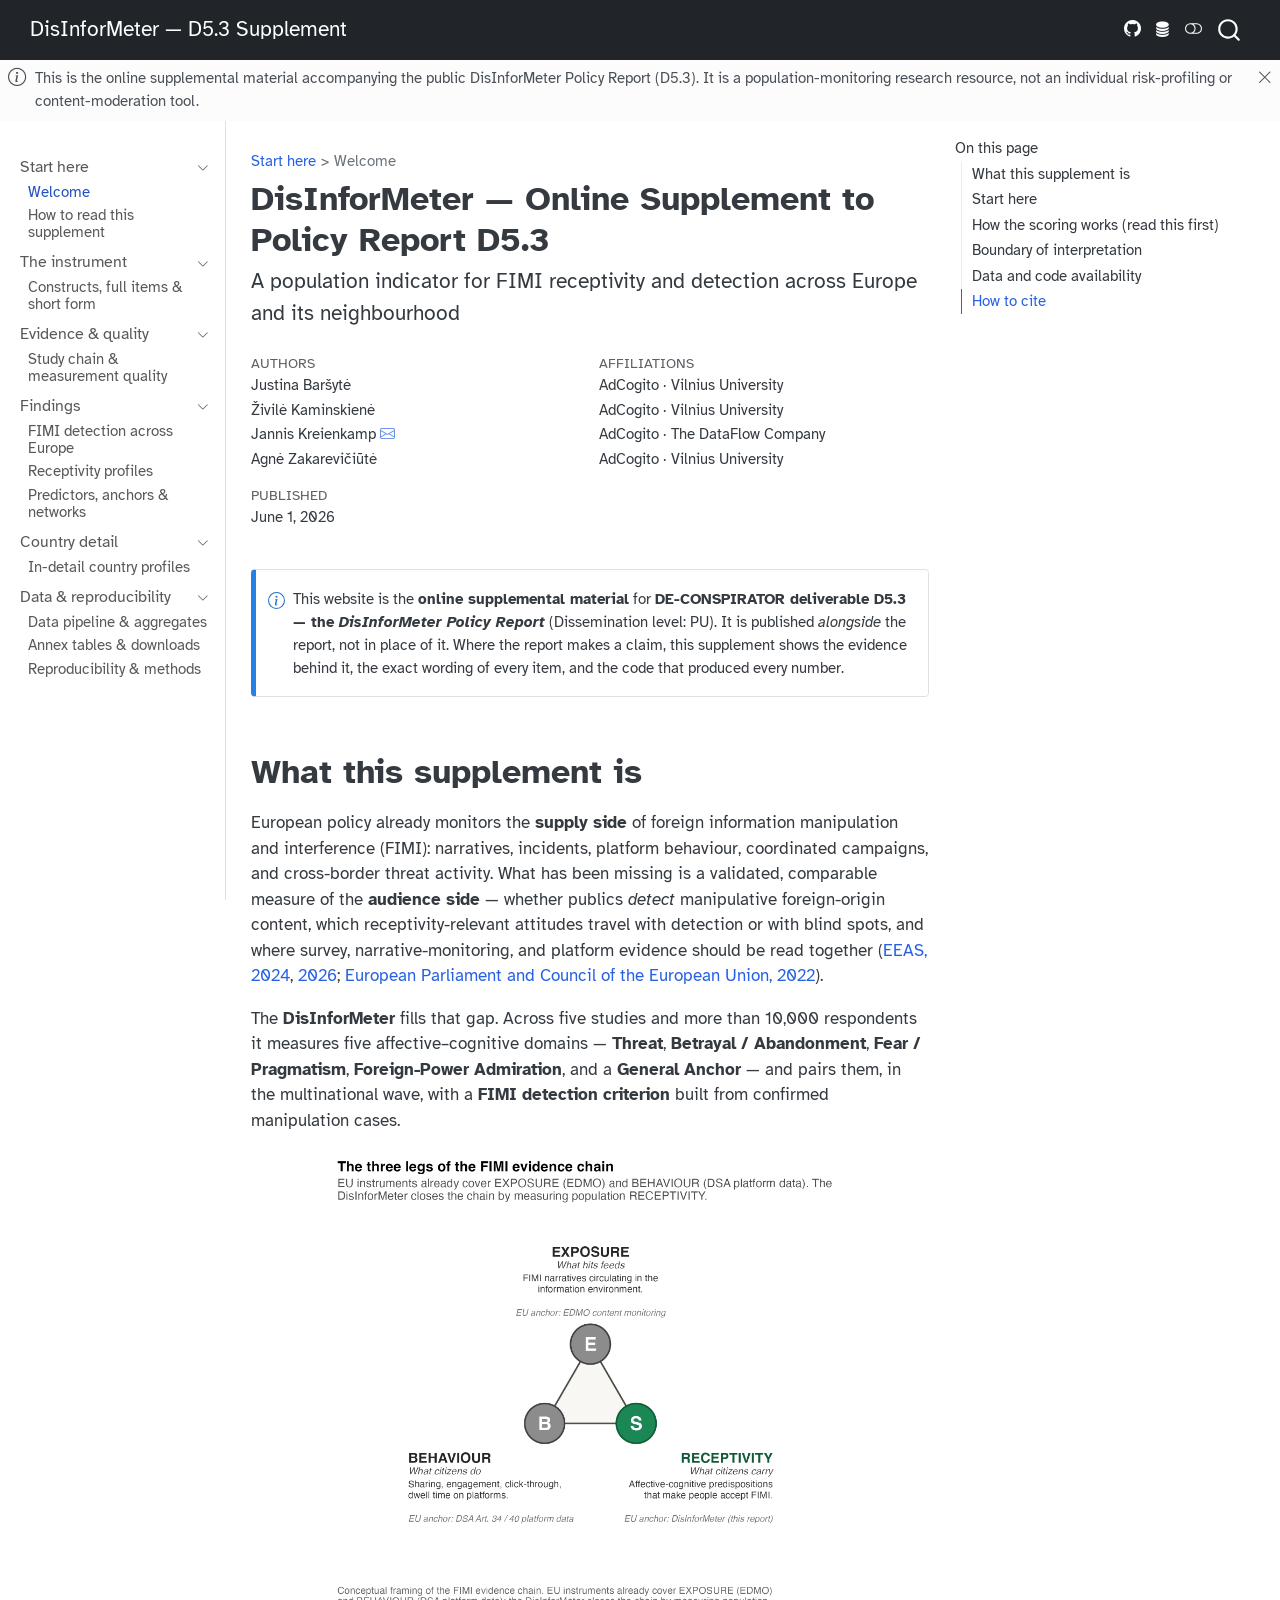
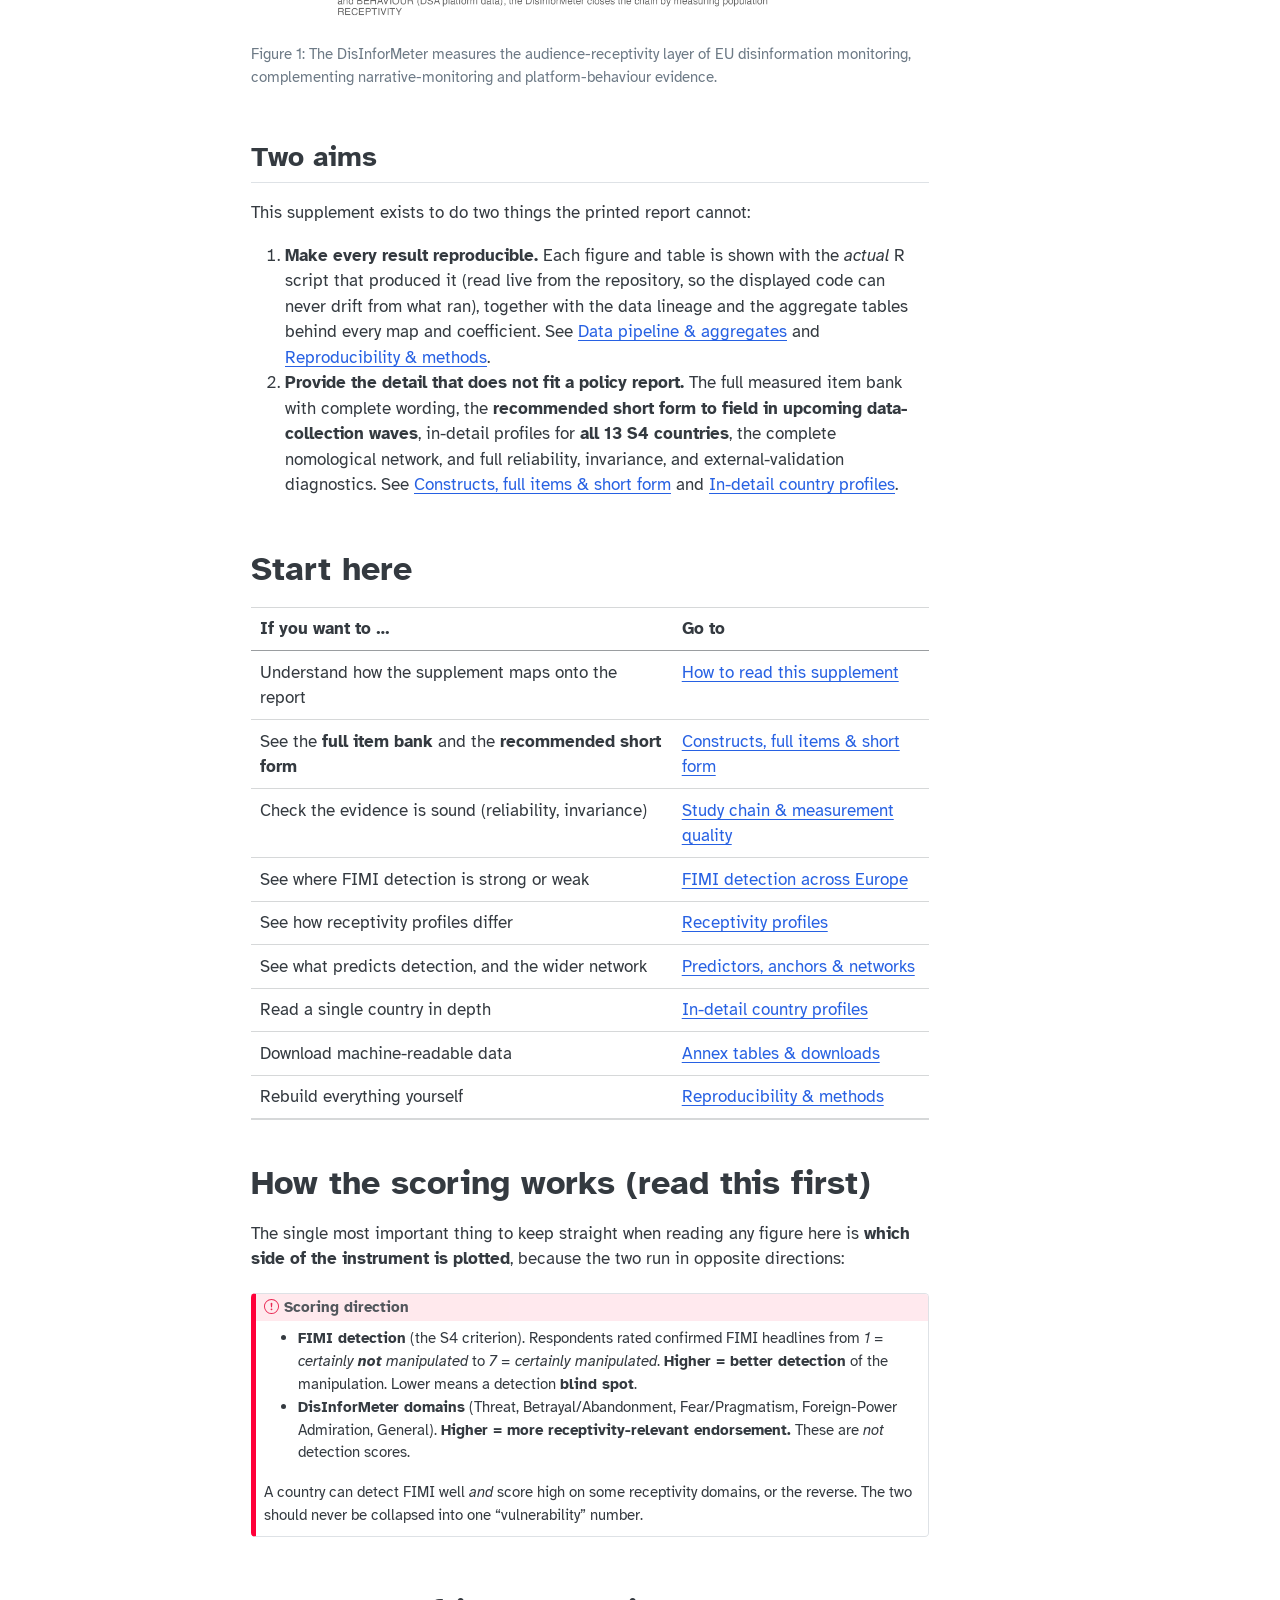
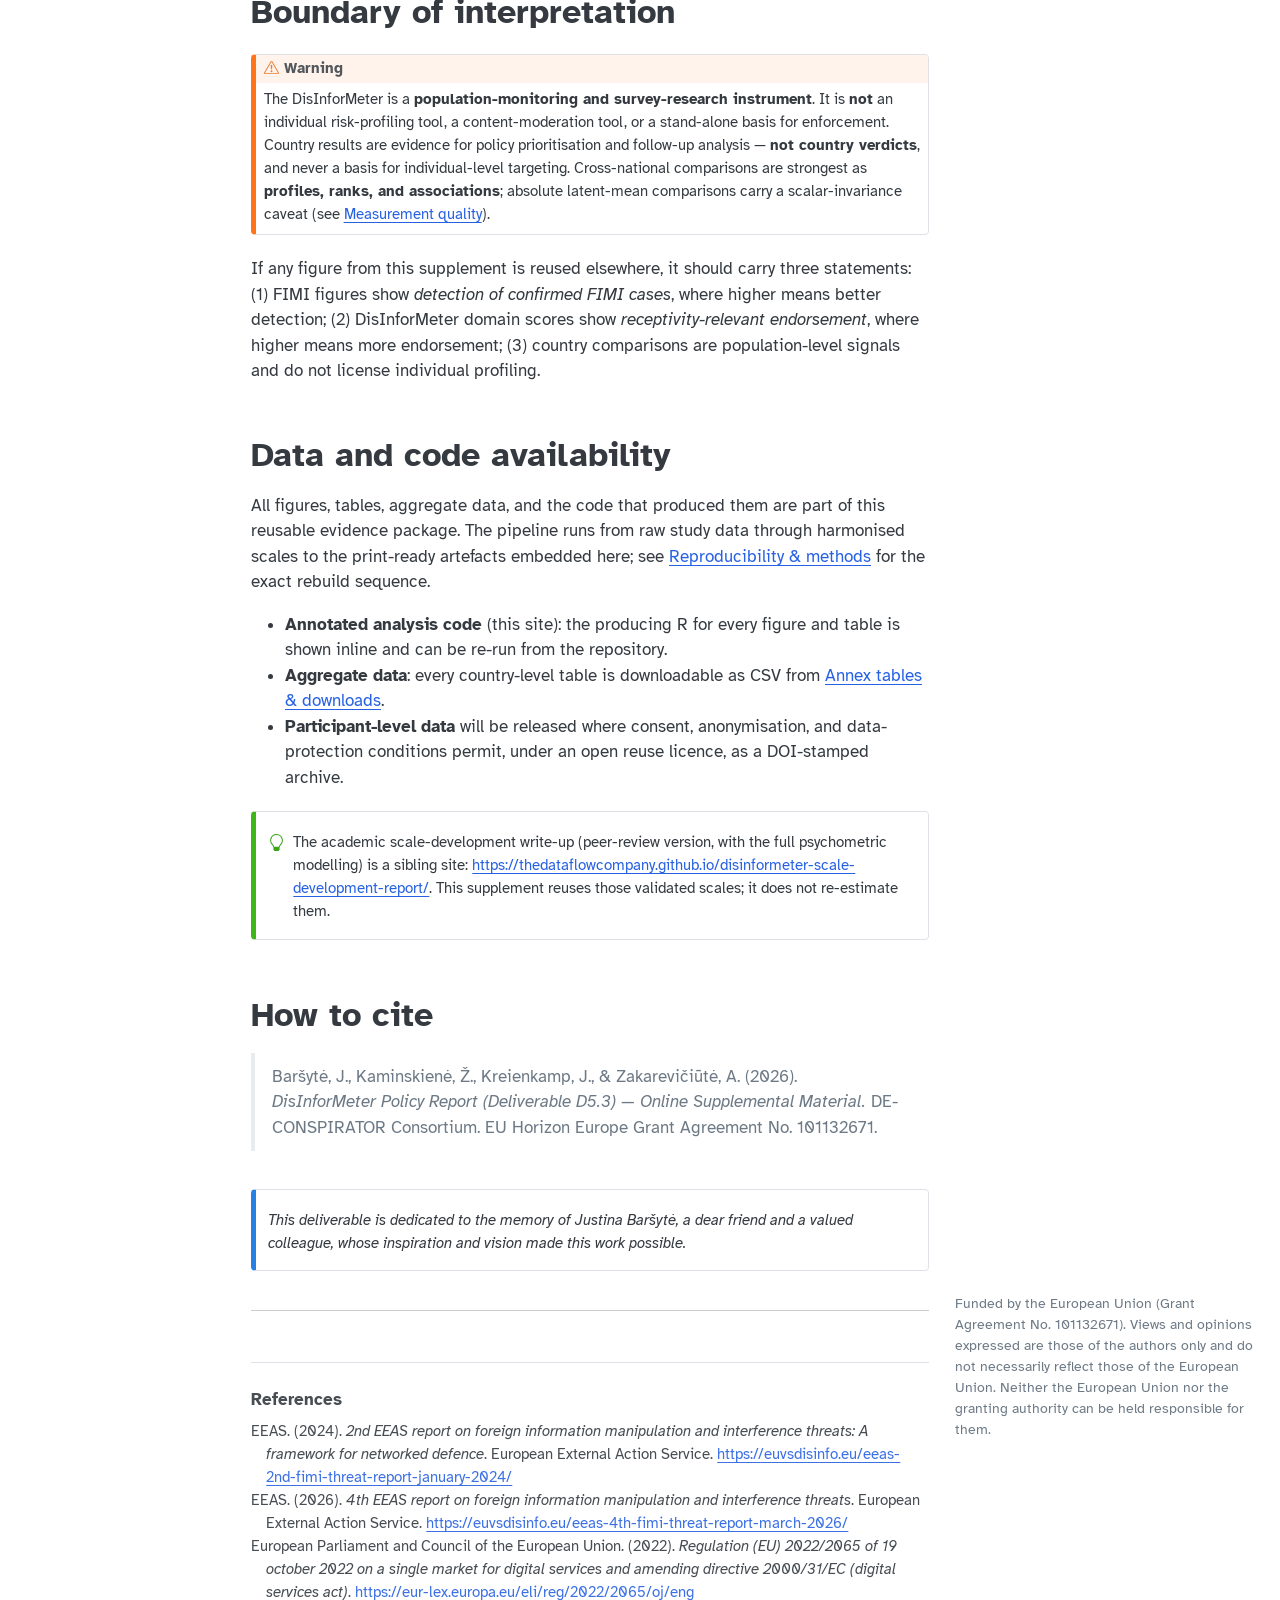
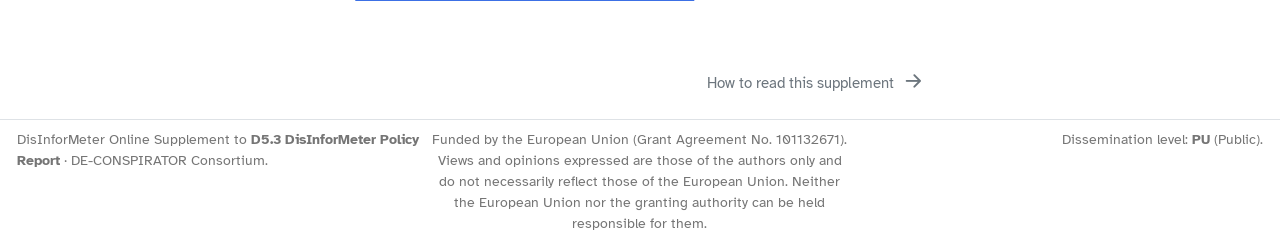
<file: index.html>
<!DOCTYPE html>
<html xmlns="http://www.w3.org/1999/xhtml" lang="en" xml:lang="en"><head>
<meta http-equiv="Content-Type" content="text/html; charset=UTF-8">
<meta charset="utf-8">
<meta name="generator" content="quarto-1.9.37">
<meta name="viewport" content="width=device-width, initial-scale=1.0, user-scalable=yes">
<meta name="author" content="Justina Baršytė">
<meta name="author" content="Živilė Kaminskienė">
<meta name="author" content="Jannis Kreienkamp">
<meta name="author" content="Agnė Zakarevičiūtė">
<meta name="dcterms.date" content="2026-06-01">
<title>DisInforMeter — Online Supplement to Policy Report D5.3 – DisInforMeter — D5.3 Supplement</title>
<style>
/* Default styles provided by pandoc.
** See https://pandoc.org/MANUAL.html#variables-for-html for config info.
*/
code{white-space: pre-wrap;}
span.smallcaps{font-variant: small-caps;}
div.columns{display: flex; gap: min(4vw, 1.5em);}
div.column{flex: auto; overflow-x: auto;}
div.hanging-indent{margin-left: 1.5em; text-indent: -1.5em;}
ul.task-list{list-style: none;}
ul.task-list li input[type="checkbox"] {
  width: 0.8em;
  margin: 0 0.8em 0.2em -1em; /* quarto-specific, see https://github.com/quarto-dev/quarto-cli/issues/4556 */ 
  vertical-align: middle;
}
/* CSS for citations */
div.csl-bib-body { }
div.csl-entry {
  clear: both;
  margin-bottom: 0em;
}
.hanging-indent div.csl-entry {
  margin-left:2em;
  text-indent:-2em;
}
div.csl-left-margin {
  min-width:2em;
  float:left;
}
div.csl-right-inline {
  margin-left:2em;
  padding-left:1em;
}
div.csl-indent {
  margin-left: 2em;
}</style>

<script src="site_libs/quarto-nav/quarto-nav.js"></script>
<script src="site_libs/quarto-nav/headroom.min.js"></script>
<script src="site_libs/clipboard/clipboard.min.js"></script>
<script src="site_libs/quarto-search/autocomplete.umd.js"></script>
<script src="site_libs/quarto-search/fuse.min.js"></script>
<script src="site_libs/quarto-search/quarto-search.js"></script>
<meta name="quarto:offset" content="./">
<link href="./07-overview.html" rel="next">
<link href="./assets/images/favicon.ico" rel="icon">
<script src="site_libs/quarto-html/quarto.js" type="module"></script>
<script src="site_libs/quarto-html/tabsets/tabsets.js" type="module"></script>
<script src="site_libs/quarto-html/popper.min.js"></script>
<script src="site_libs/quarto-html/tippy.umd.min.js"></script>
<script src="site_libs/quarto-html/anchor.min.js"></script>
<link href="site_libs/quarto-html/tippy.css" rel="stylesheet">
<link href="site_libs/quarto-html/quarto-syntax-highlighting-f81f3c79f694eaf6f88ebcce70241f9e.css" rel="stylesheet" class="quarto-color-scheme" id="quarto-text-highlighting-styles">
<link href="site_libs/quarto-html/quarto-syntax-highlighting-dark-f81f3c79f694eaf6f88ebcce70241f9e.css" rel="stylesheet" class="quarto-color-scheme quarto-color-alternate" id="quarto-text-highlighting-styles">
<link href="site_libs/quarto-html/quarto-syntax-highlighting-f81f3c79f694eaf6f88ebcce70241f9e.css" rel="stylesheet" class="quarto-color-scheme-extra" id="quarto-text-highlighting-styles">
<script src="site_libs/bootstrap/bootstrap.min.js"></script>
<link href="site_libs/bootstrap/bootstrap-icons.css" rel="stylesheet">
<link href="site_libs/bootstrap/bootstrap-fcb0ab56b32f3512ab1d16b0c7e6946d.min.css" rel="stylesheet" append-hash="true" class="quarto-color-scheme" id="quarto-bootstrap" data-mode="light">
<link href="site_libs/bootstrap/bootstrap-dark-446c81a3c13060545cfb2364b311f8ea.min.css" rel="stylesheet" append-hash="true" class="quarto-color-scheme quarto-color-alternate" id="quarto-bootstrap" data-mode="dark">
<link href="site_libs/bootstrap/bootstrap-fcb0ab56b32f3512ab1d16b0c7e6946d.min.css" rel="stylesheet" append-hash="true" class="quarto-color-scheme-extra" id="quarto-bootstrap" data-mode="light"><script id="quarto-search-options" type="application/json">{
  "location": "navbar",
  "copy-button": false,
  "collapse-after": 3,
  "panel-placement": "end",
  "type": "overlay",
  "limit": 50,
  "keyboard-shortcut": [
    "f",
    "/",
    "s"
  ],
  "show-item-context": false,
  "language": {
    "search-no-results-text": "No results",
    "search-matching-documents-text": "matching documents",
    "search-copy-link-title": "Copy link to search",
    "search-hide-matches-text": "Hide additional matches",
    "search-more-match-text": "more match in this document",
    "search-more-matches-text": "more matches in this document",
    "search-clear-button-title": "Clear",
    "search-text-placeholder": "",
    "search-detached-cancel-button-title": "Cancel",
    "search-submit-button-title": "Submit",
    "search-label": "Search"
  }
}</script><link rel="stylesheet" href="styles.css">
<meta property="og:title" content="DisInforMeter — Online Supplement to Policy Report D5.3 – DisInforMeter — D5.3 Supplement">
<meta property="og:description" content="A population indicator for FIMI receptivity and detection across Europe and its neighbourhood">
<meta property="og:image" content="https://thedataflowcompany.github.io/disinformeter-policy-report-supplement/figures/F-01_conceptual_triangle.png">
<meta property="og:site_name" content="DisInforMeter — D5.3 Supplement">
<meta property="og:image:height" content="1770">
<meta property="og:image:width" content="2520">
<meta name="twitter:title" content="DisInforMeter — Online Supplement to Policy Report D5.3 – DisInforMeter — D5.3 Supplement">
<meta name="twitter:description" content="A population indicator for FIMI receptivity and detection across Europe and its neighbourhood">
<meta name="twitter:image" content="https://thedataflowcompany.github.io/disinformeter-policy-report-supplement/figures/F-01_conceptual_triangle.png">
<meta name="twitter:image-height" content="1770">
<meta name="twitter:image-width" content="2520">
<meta name="twitter:card" content="summary_large_image">
</head>
<body class="nav-sidebar docked nav-fixed slimcontent quarto-light"><script id="quarto-html-before-body" type="application/javascript">
    const toggleBodyColorMode = (bsSheetEl) => {
      const mode = bsSheetEl.getAttribute("data-mode");
      const bodyEl = window.document.querySelector("body");
      if (mode === "dark") {
        bodyEl.classList.add("quarto-dark");
        bodyEl.classList.remove("quarto-light");
      } else {
        bodyEl.classList.add("quarto-light");
        bodyEl.classList.remove("quarto-dark");
      }
    }
    const toggleBodyColorPrimary = () => {
      const bsSheetEl = window.document.querySelector("link#quarto-bootstrap:not([rel=disabled-stylesheet])");
      if (bsSheetEl) {
        toggleBodyColorMode(bsSheetEl);
      }
    }
    const setColorSchemeToggle = (alternate) => {
      const toggles = window.document.querySelectorAll('.quarto-color-scheme-toggle');
      for (let i=0; i < toggles.length; i++) {
        const toggle = toggles[i];
        if (toggle) {
          if (alternate) {
            toggle.classList.add("alternate");
          } else {
            toggle.classList.remove("alternate");
          }
        }
      }
    };
    const toggleColorMode = (alternate) => {
      // Switch the stylesheets
      const primaryStylesheets = window.document.querySelectorAll('link.quarto-color-scheme:not(.quarto-color-alternate)');
      const alternateStylesheets = window.document.querySelectorAll('link.quarto-color-scheme.quarto-color-alternate');
      manageTransitions('#quarto-margin-sidebar .nav-link', false);
      if (alternate) {
        // note: dark is layered on light, we don't disable primary!
        enableStylesheet(alternateStylesheets);
        for (const sheetNode of alternateStylesheets) {
          if (sheetNode.id === "quarto-bootstrap") {
            toggleBodyColorMode(sheetNode);
          }
        }
      } else {
        disableStylesheet(alternateStylesheets);
        enableStylesheet(primaryStylesheets)
        toggleBodyColorPrimary();
      }
      manageTransitions('#quarto-margin-sidebar .nav-link', true);
      // Switch the toggles
      setColorSchemeToggle(alternate)
      // Hack to workaround the fact that safari doesn't
      // properly recolor the scrollbar when toggling (#1455)
      if (navigator.userAgent.indexOf('Safari') > 0 && navigator.userAgent.indexOf('Chrome') == -1) {
        manageTransitions("body", false);
        window.scrollTo(0, 1);
        setTimeout(() => {
          window.scrollTo(0, 0);
          manageTransitions("body", true);
        }, 40);
      }
    }
    const disableStylesheet = (stylesheets) => {
      for (let i=0; i < stylesheets.length; i++) {
        const stylesheet = stylesheets[i];
        stylesheet.rel = 'disabled-stylesheet';
      }
    }
    const enableStylesheet = (stylesheets) => {
      for (let i=0; i < stylesheets.length; i++) {
        const stylesheet = stylesheets[i];
        if(stylesheet.rel !== 'stylesheet') { // for Chrome, which will still FOUC without this check
          stylesheet.rel = 'stylesheet';
        }
      }
    }
    const manageTransitions = (selector, allowTransitions) => {
      const els = window.document.querySelectorAll(selector);
      for (let i=0; i < els.length; i++) {
        const el = els[i];
        if (allowTransitions) {
          el.classList.remove('notransition');
        } else {
          el.classList.add('notransition');
        }
      }
    }
    const isFileUrl = () => {
      return window.location.protocol === 'file:';
    }
    const hasAlternateSentinel = () => {
      let styleSentinel = getColorSchemeSentinel();
      if (styleSentinel !== null) {
        return styleSentinel === "alternate";
      } else {
        return false;
      }
    }
    const setStyleSentinel = (alternate) => {
      const value = alternate ? "alternate" : "default";
      if (!isFileUrl()) {
        window.localStorage.setItem("quarto-color-scheme", value);
      } else {
        localAlternateSentinel = value;
      }
    }
    const getColorSchemeSentinel = () => {
      if (!isFileUrl()) {
        const storageValue = window.localStorage.getItem("quarto-color-scheme");
        return storageValue != null ? storageValue : localAlternateSentinel;
      } else {
        return localAlternateSentinel;
      }
    }
    const toggleGiscusIfUsed = (isAlternate, darkModeDefault) => {
      const baseTheme = document.querySelector('#giscus-base-theme')?.value ?? 'light';
      const alternateTheme = document.querySelector('#giscus-alt-theme')?.value ?? 'dark';
      let newTheme = '';
      if(authorPrefersDark) {
        newTheme = isAlternate ? baseTheme : alternateTheme;
      } else {
        newTheme = isAlternate ? alternateTheme : baseTheme;
      }
      const changeGiscusTheme = () => {
        // From: https://github.com/giscus/giscus/issues/336
        const sendMessage = (message) => {
          const iframe = document.querySelector('iframe.giscus-frame');
          if (!iframe) return;
          iframe.contentWindow.postMessage({ giscus: message }, 'https://giscus.app');
        }
        sendMessage({
          setConfig: {
            theme: newTheme
          }
        });
      }
      const isGiscussLoaded = window.document.querySelector('iframe.giscus-frame') !== null;
      if (isGiscussLoaded) {
        changeGiscusTheme();
      }
    };
    const authorPrefersDark = false;
    const darkModeDefault = authorPrefersDark;
      document.querySelector('link#quarto-text-highlighting-styles.quarto-color-scheme-extra').rel = 'disabled-stylesheet';
      document.querySelector('link#quarto-bootstrap.quarto-color-scheme-extra').rel = 'disabled-stylesheet';
    let localAlternateSentinel = darkModeDefault ? 'alternate' : 'default';
    // Dark / light mode switch
    window.quartoToggleColorScheme = () => {
      // Read the current dark / light value
      let toAlternate = !hasAlternateSentinel();
      toggleColorMode(toAlternate);
      setStyleSentinel(toAlternate);
      toggleGiscusIfUsed(toAlternate, darkModeDefault);
      window.dispatchEvent(new Event('resize'));
    };
    // Switch to dark mode if need be
    if (hasAlternateSentinel()) {
      toggleColorMode(true);
    } else {
      toggleColorMode(false);
    }
  </script>

<div id="quarto-search-results"></div>
  <header id="quarto-header" class="headroom fixed-top"><nav class="navbar navbar-expand-lg " data-bs-theme="dark"><div class="navbar-container container-fluid">
      <div class="navbar-brand-container mx-auto">
    <a class="navbar-brand" href="./index.html">
    <span class="navbar-title">DisInforMeter — D5.3 Supplement</span>
    </a>
  </div>
        <div class="quarto-navbar-tools tools-wide tools-end">
    <a href="https://github.com/TheDataFlowCompany/disinformeter-policy-report-supplement" title="Source repository" class="quarto-navigation-tool px-1" aria-label="Source repository"><i class="bi bi-github"></i></a>
    <a href="https://osf.io/" title="OSF reuse package (forthcoming)" class="quarto-navigation-tool px-1" aria-label="OSF reuse package (forthcoming)"><i class="bi bi-database-fill"></i></a>
  <a href="" class="quarto-color-scheme-toggle quarto-navigation-tool  px-1" onclick="window.quartoToggleColorScheme(); return false;" title="Toggle dark mode"><i class="bi"></i></a>
</div>
          <div id="quarto-search" class="" title="Search"></div>
      </div> <!-- /container-fluid -->
    </nav><nav class="quarto-secondary-nav"><div class="container-fluid d-flex">
      <button type="button" class="quarto-btn-toggle btn" data-bs-toggle="collapse" role="button" data-bs-target=".quarto-sidebar-collapse-item" aria-controls="quarto-sidebar" aria-expanded="false" aria-label="Toggle sidebar navigation" onclick="if (window.quartoToggleHeadroom) { window.quartoToggleHeadroom(); }">
        <i class="bi bi-layout-text-sidebar-reverse"></i>
      </button>
        <nav class="quarto-page-breadcrumbs" aria-label="breadcrumb"><ol class="breadcrumb"><li class="breadcrumb-item"><a href="./index.html">Start here</a></li><li class="breadcrumb-item"><a href="./index.html">Welcome</a></li></ol></nav>
        <a class="flex-grow-1" role="navigation" data-bs-toggle="collapse" data-bs-target=".quarto-sidebar-collapse-item" aria-controls="quarto-sidebar" aria-expanded="false" aria-label="Toggle sidebar navigation" onclick="if (window.quartoToggleHeadroom) { window.quartoToggleHeadroom(); }">      
        </a>
    </div>
  </nav><div id="quarto-announcement" data-announcement-id="80f0575ad15847184ecdc19cbdd7e9df" class="alert alert-light hidden">
<i class="bi bi-info-circle quarto-announcement-icon"></i><div class="quarto-announcement-content">
<p>This is the online supplemental material accompanying the public DisInforMeter Policy Report (D5.3). It is a population-monitoring research resource, not an individual risk-profiling or content-moderation tool.</p>
</div>
<i class="bi bi-x-lg quarto-announcement-action"></i>
</div>
</header><!-- content --><div id="quarto-content" class="quarto-container page-columns page-rows-contents page-layout-article page-navbar">
<!-- sidebar -->
  <nav id="quarto-sidebar" class="sidebar collapse collapse-horizontal quarto-sidebar-collapse-item sidebar-navigation docked overflow-auto"><div class="sidebar-menu-container"> 
    <ul class="list-unstyled mt-1">
<li class="sidebar-item sidebar-item-section">
      <div class="sidebar-item-container"> 
            <a class="sidebar-item-text sidebar-link text-start" data-bs-toggle="collapse" data-bs-target="#quarto-sidebar-section-1" role="navigation" aria-expanded="true">
 <span class="menu-text">Start here</span></a>
          <a class="sidebar-item-toggle text-start" data-bs-toggle="collapse" data-bs-target="#quarto-sidebar-section-1" role="navigation" aria-expanded="true" aria-label="Toggle section">
            <i class="bi bi-chevron-right ms-2"></i>
          </a> 
      </div>
      <ul id="quarto-sidebar-section-1" class="collapse list-unstyled sidebar-section depth1 show">
<li class="sidebar-item">
  <div class="sidebar-item-container"> 
  <a href="./index.html" class="sidebar-item-text sidebar-link active">
 <span class="menu-text">Welcome</span></a>
  </div>
</li>
          <li class="sidebar-item">
  <div class="sidebar-item-container"> 
  <a href="./07-overview.html" class="sidebar-item-text sidebar-link">
 <span class="menu-text">How to read this supplement</span></a>
  </div>
</li>
      </ul>
</li>
        <li class="sidebar-item sidebar-item-section">
      <div class="sidebar-item-container"> 
            <a class="sidebar-item-text sidebar-link text-start" data-bs-toggle="collapse" data-bs-target="#quarto-sidebar-section-2" role="navigation" aria-expanded="true">
 <span class="menu-text">The instrument</span></a>
          <a class="sidebar-item-toggle text-start" data-bs-toggle="collapse" data-bs-target="#quarto-sidebar-section-2" role="navigation" aria-expanded="true" aria-label="Toggle section">
            <i class="bi bi-chevron-right ms-2"></i>
          </a> 
      </div>
      <ul id="quarto-sidebar-section-2" class="collapse list-unstyled sidebar-section depth1 show">
<li class="sidebar-item">
  <div class="sidebar-item-container"> 
  <a href="./07b-construct-reference.html" class="sidebar-item-text sidebar-link">
 <span class="menu-text">Constructs, full items &amp; short form</span></a>
  </div>
</li>
      </ul>
</li>
        <li class="sidebar-item sidebar-item-section">
      <div class="sidebar-item-container"> 
            <a class="sidebar-item-text sidebar-link text-start" data-bs-toggle="collapse" data-bs-target="#quarto-sidebar-section-3" role="navigation" aria-expanded="true">
 <span class="menu-text">Evidence &amp; quality</span></a>
          <a class="sidebar-item-toggle text-start" data-bs-toggle="collapse" data-bs-target="#quarto-sidebar-section-3" role="navigation" aria-expanded="true" aria-label="Toggle section">
            <i class="bi bi-chevron-right ms-2"></i>
          </a> 
      </div>
      <ul id="quarto-sidebar-section-3" class="collapse list-unstyled sidebar-section depth1 show">
<li class="sidebar-item">
  <div class="sidebar-item-container"> 
  <a href="./07g-schematics.html" class="sidebar-item-text sidebar-link">
 <span class="menu-text">Study chain &amp; measurement quality</span></a>
  </div>
</li>
      </ul>
</li>
        <li class="sidebar-item sidebar-item-section">
      <div class="sidebar-item-container"> 
            <a class="sidebar-item-text sidebar-link text-start" data-bs-toggle="collapse" data-bs-target="#quarto-sidebar-section-4" role="navigation" aria-expanded="true">
 <span class="menu-text">Findings</span></a>
          <a class="sidebar-item-toggle text-start" data-bs-toggle="collapse" data-bs-target="#quarto-sidebar-section-4" role="navigation" aria-expanded="true" aria-label="Toggle section">
            <i class="bi bi-chevron-right ms-2"></i>
          </a> 
      </div>
      <ul id="quarto-sidebar-section-4" class="collapse list-unstyled sidebar-section depth1 show">
<li class="sidebar-item">
  <div class="sidebar-item-container"> 
  <a href="./07c-headline-maps.html" class="sidebar-item-text sidebar-link">
 <span class="menu-text">FIMI detection across Europe</span></a>
  </div>
</li>
          <li class="sidebar-item">
  <div class="sidebar-item-container"> 
  <a href="./07d-construct-profiles.html" class="sidebar-item-text sidebar-link">
 <span class="menu-text">Receptivity profiles</span></a>
  </div>
</li>
          <li class="sidebar-item">
  <div class="sidebar-item-container"> 
  <a href="./07e-predictors-and-anchors.html" class="sidebar-item-text sidebar-link">
 <span class="menu-text">Predictors, anchors &amp; networks</span></a>
  </div>
</li>
      </ul>
</li>
        <li class="sidebar-item sidebar-item-section">
      <div class="sidebar-item-container"> 
            <a class="sidebar-item-text sidebar-link text-start" data-bs-toggle="collapse" data-bs-target="#quarto-sidebar-section-5" role="navigation" aria-expanded="true">
 <span class="menu-text">Country detail</span></a>
          <a class="sidebar-item-toggle text-start" data-bs-toggle="collapse" data-bs-target="#quarto-sidebar-section-5" role="navigation" aria-expanded="true" aria-label="Toggle section">
            <i class="bi bi-chevron-right ms-2"></i>
          </a> 
      </div>
      <ul id="quarto-sidebar-section-5" class="collapse list-unstyled sidebar-section depth1 show">
<li class="sidebar-item">
  <div class="sidebar-item-container"> 
  <a href="./07f-country-snapshots.html" class="sidebar-item-text sidebar-link">
 <span class="menu-text">In-detail country profiles</span></a>
  </div>
</li>
      </ul>
</li>
        <li class="sidebar-item sidebar-item-section">
      <div class="sidebar-item-container"> 
            <a class="sidebar-item-text sidebar-link text-start" data-bs-toggle="collapse" data-bs-target="#quarto-sidebar-section-6" role="navigation" aria-expanded="true">
 <span class="menu-text">Data &amp; reproducibility</span></a>
          <a class="sidebar-item-toggle text-start" data-bs-toggle="collapse" data-bs-target="#quarto-sidebar-section-6" role="navigation" aria-expanded="true" aria-label="Toggle section">
            <i class="bi bi-chevron-right ms-2"></i>
          </a> 
      </div>
      <ul id="quarto-sidebar-section-6" class="collapse list-unstyled sidebar-section depth1 show">
<li class="sidebar-item">
  <div class="sidebar-item-container"> 
  <a href="./07a-aggregates-and-geometries.html" class="sidebar-item-text sidebar-link">
 <span class="menu-text">Data pipeline &amp; aggregates</span></a>
  </div>
</li>
          <li class="sidebar-item">
  <div class="sidebar-item-container"> 
  <a href="./07h-annex-tables.html" class="sidebar-item-text sidebar-link">
 <span class="menu-text">Annex tables &amp; downloads</span></a>
  </div>
</li>
          <li class="sidebar-item">
  <div class="sidebar-item-container"> 
  <a href="./07i-reproducibility.html" class="sidebar-item-text sidebar-link">
 <span class="menu-text">Reproducibility &amp; methods</span></a>
  </div>
</li>
      </ul>
</li>
    </ul>
</div>
</nav><div id="quarto-sidebar-glass" class="quarto-sidebar-collapse-item" data-bs-toggle="collapse" data-bs-target=".quarto-sidebar-collapse-item"></div>
<!-- margin-sidebar -->
    <div id="quarto-margin-sidebar" class="sidebar margin-sidebar">
        <nav id="TOC" role="doc-toc" class="toc-active"><h2 id="toc-title">On this page</h2>
   
  <ul>
<li>
<a href="#what-this-supplement-is" id="toc-what-this-supplement-is" class="nav-link active" data-scroll-target="#what-this-supplement-is">What this supplement is</a>
  <ul class="collapse">
<li><a href="#two-aims" id="toc-two-aims" class="nav-link" data-scroll-target="#two-aims">Two aims</a></li>
  </ul>
</li>
  <li><a href="#start-here" id="toc-start-here" class="nav-link" data-scroll-target="#start-here">Start here</a></li>
  <li><a href="#how-the-scoring-works-read-this-first" id="toc-how-the-scoring-works-read-this-first" class="nav-link" data-scroll-target="#how-the-scoring-works-read-this-first">How the scoring works (read this first)</a></li>
  <li><a href="#boundary-of-interpretation" id="toc-boundary-of-interpretation" class="nav-link" data-scroll-target="#boundary-of-interpretation">Boundary of interpretation</a></li>
  <li><a href="#data-and-code-availability" id="toc-data-and-code-availability" class="nav-link" data-scroll-target="#data-and-code-availability">Data and code availability</a></li>
  <li><a href="#how-to-cite" id="toc-how-to-cite" class="nav-link" data-scroll-target="#how-to-cite">How to cite</a></li>
  </ul></nav>
    </div>
<!-- main -->
<main class="content page-columns page-full" id="quarto-document-content"><header id="title-block-header" class="quarto-title-block default"><nav class="quarto-page-breadcrumbs quarto-title-breadcrumbs d-none d-lg-block" aria-label="breadcrumb"><ol class="breadcrumb"><li class="breadcrumb-item"><a href="./index.html">Start here</a></li><li class="breadcrumb-item"><a href="./index.html">Welcome</a></li></ol></nav><div class="quarto-title">
<h1 class="title">DisInforMeter — Online Supplement to Policy Report D5.3</h1>
<p class="subtitle lead">A population indicator for FIMI receptivity and detection across Europe and its neighbourhood</p>
</div>


<div class="quarto-title-meta-author">
  <div class="quarto-title-meta-heading">Authors</div>
  <div class="quarto-title-meta-heading">Affiliations</div>
  
    <div class="quarto-title-meta-contents">
    <p class="author">Justina Baršytė </p>
  </div>
  <div class="quarto-title-meta-contents">
        <p class="affiliation">
            AdCogito · Vilnius University
          </p>
      </div>
    <div class="quarto-title-meta-contents">
    <p class="author">Živilė Kaminskienė </p>
  </div>
  <div class="quarto-title-meta-contents">
        <p class="affiliation">
            AdCogito · Vilnius University
          </p>
      </div>
    <div class="quarto-title-meta-contents">
    <p class="author">Jannis Kreienkamp <a href="mailto:jannis@thedataflowcompany.com" class="quarto-title-author-email"><i class="bi bi-envelope"></i></a> </p>
  </div>
  <div class="quarto-title-meta-contents">
        <p class="affiliation">
            AdCogito · The DataFlow Company
          </p>
      </div>
    <div class="quarto-title-meta-contents">
    <p class="author">Agnė Zakarevičiūtė </p>
  </div>
  <div class="quarto-title-meta-contents">
        <p class="affiliation">
            AdCogito · Vilnius University
          </p>
      </div>
  </div>

<div class="quarto-title-meta">

      
    <div>
    <div class="quarto-title-meta-heading">Published</div>
    <div class="quarto-title-meta-contents">
      <p class="date">June 1, 2026</p>
    </div>
  </div>
  
    
  </div>
  


</header><div class="callout callout-style-simple callout-note">
<div class="callout-body d-flex">
<div class="callout-icon-container">
<i class="callout-icon"></i>
</div>
<div class="callout-body-container">
<p>This website is the <strong>online supplemental material</strong> for <strong>DE-CONSPIRATOR deliverable D5.3 — the <em>DisInforMeter Policy Report</em></strong> (Dissemination level: PU). It is published <em>alongside</em> the report, not in place of it. Where the report makes a claim, this supplement shows the evidence behind it, the exact wording of every item, and the code that produced every number.</p>
</div>
</div>
</div>
<section id="what-this-supplement-is" class="level1"><h1>What this supplement is</h1>
<p>European policy already monitors the <strong>supply side</strong> of foreign information manipulation and interference (FIMI): narratives, incidents, platform behaviour, coordinated campaigns, and cross-border threat activity. What has been missing is a validated, comparable measure of the <strong>audience side</strong> — whether publics <em>detect</em> manipulative foreign-origin content, which receptivity-relevant attitudes travel with detection or with blind spots, and where survey, narrative-monitoring, and platform evidence should be read together <span class="citation" data-cites="EEAS2024FIMI2 EEAS2026FIMI4 EU2022DSA">(<a href="#ref-EEAS2024FIMI2" role="doc-biblioref">EEAS, 2024</a>, <a href="#ref-EEAS2026FIMI4" role="doc-biblioref">2026</a>; <a href="#ref-EU2022DSA" role="doc-biblioref">European Parliament and Council of the European Union, 2022</a>)</span>.</p>
<p>The <strong>DisInforMeter</strong> fills that gap. Across five studies and more than 10,000 respondents it measures five affective–cognitive domains — <strong>Threat</strong>, <strong>Betrayal / Abandonment</strong>, <strong>Fear / Pragmatism</strong>, <strong>Foreign-Power Admiration</strong>, and a <strong>General Anchor</strong> — and pairs them, in the multinational wave, with a <strong>FIMI detection criterion</strong> built from confirmed manipulation cases.</p>
<div class="cell" data-layout-align="center">
<div class="cell-output-display">
<div id="fig-triangle" class="quarto-float quarto-figure quarto-figure-center anchored" data-fig-align="center">
<figure class="quarto-float quarto-float-fig figure"><div aria-describedby="fig-triangle-caption-0ceaefa1-69ba-4598-a22c-09a6ac19f8ca">
<img src="figures/F-01_conceptual_triangle.png" class="img-fluid quarto-figure quarto-figure-center figure-img" style="width:100.0%">
</div>
<figcaption class="quarto-float-caption-bottom quarto-float-caption quarto-float-fig" id="fig-triangle-caption-0ceaefa1-69ba-4598-a22c-09a6ac19f8ca">
Figure&nbsp;1: The DisInforMeter measures the audience-receptivity layer of EU disinformation monitoring, complementing narrative-monitoring and platform-behaviour evidence.
</figcaption></figure>
</div>
</div>
</div>
<section id="two-aims" class="level2"><h2 class="anchored" data-anchor-id="two-aims">Two aims</h2>
<p>This supplement exists to do two things the printed report cannot:</p>
<ol type="1">
<li>
<strong>Make every result reproducible.</strong> Each figure and table is shown with the <em>actual</em> R script that produced it (read live from the repository, so the displayed code can never drift from what ran), together with the data lineage and the aggregate tables behind every map and coefficient. See <a href="./07a-aggregates-and-geometries.html">Data pipeline &amp; aggregates</a> and <a href="./07i-reproducibility.html">Reproducibility &amp; methods</a>.</li>
<li>
<strong>Provide the detail that does not fit a policy report.</strong> The full measured item bank with complete wording, the <strong>recommended short form to field in upcoming data-collection waves</strong>, in-detail profiles for <strong>all 13 S4 countries</strong>, the complete nomological network, and full reliability, invariance, and external-validation diagnostics. See <a href="./07b-construct-reference.html">Constructs, full items &amp; short form</a> and <a href="./07f-country-snapshots.html">In-detail country profiles</a>.</li>
</ol></section></section><section id="start-here" class="level1"><h1>Start here</h1>
<table class="caption-top table">
<thead><tr class="header">
<th>If you want to …</th>
<th>Go to</th>
</tr></thead>
<tbody>
<tr class="odd">
<td>Understand how the supplement maps onto the report</td>
<td><a href="./07-overview.html">How to read this supplement</a></td>
</tr>
<tr class="even">
<td>See the <strong>full item bank</strong> and the <strong>recommended short form</strong>
</td>
<td><a href="./07b-construct-reference.html">Constructs, full items &amp; short form</a></td>
</tr>
<tr class="odd">
<td>Check the evidence is sound (reliability, invariance)</td>
<td><a href="./07g-schematics.html">Study chain &amp; measurement quality</a></td>
</tr>
<tr class="even">
<td>See where FIMI detection is strong or weak</td>
<td><a href="./07c-headline-maps.html">FIMI detection across Europe</a></td>
</tr>
<tr class="odd">
<td>See how receptivity profiles differ</td>
<td><a href="./07d-construct-profiles.html">Receptivity profiles</a></td>
</tr>
<tr class="even">
<td>See what predicts detection, and the wider network</td>
<td><a href="./07e-predictors-and-anchors.html">Predictors, anchors &amp; networks</a></td>
</tr>
<tr class="odd">
<td>Read a single country in depth</td>
<td><a href="./07f-country-snapshots.html">In-detail country profiles</a></td>
</tr>
<tr class="even">
<td>Download machine-readable data</td>
<td><a href="./07h-annex-tables.html">Annex tables &amp; downloads</a></td>
</tr>
<tr class="odd">
<td>Rebuild everything yourself</td>
<td><a href="./07i-reproducibility.html">Reproducibility &amp; methods</a></td>
</tr>
</tbody>
</table></section><section id="how-the-scoring-works-read-this-first" class="level1"><h1>How the scoring works (read this first)</h1>
<p>The single most important thing to keep straight when reading any figure here is <strong>which side of the instrument is plotted</strong>, because the two run in opposite directions:</p>
<div class="callout callout-style-default callout-important callout-titled">
<div class="callout-header d-flex align-content-center">
<div class="callout-icon-container">
<i class="callout-icon"></i>
</div>
<div class="callout-title-container flex-fill">
<span class="screen-reader-only">Important</span>Scoring direction
</div>
</div>
<div class="callout-body-container callout-body">
<ul>
<li>
<strong>FIMI detection</strong> (the S4 criterion). Respondents rated confirmed FIMI headlines from <em>1 = certainly <strong>not</strong> manipulated</em> to <em>7 = certainly manipulated</em>. <strong>Higher = better detection</strong> of the manipulation. Lower means a detection <strong>blind spot</strong>.</li>
<li>
<strong>DisInforMeter domains</strong> (Threat, Betrayal/Abandonment, Fear/Pragmatism, Foreign-Power Admiration, General). <strong>Higher = more receptivity-relevant endorsement.</strong> These are <em>not</em> detection scores.</li>
</ul>
<p>A country can detect FIMI well <em>and</em> score high on some receptivity domains, or the reverse. The two should never be collapsed into one “vulnerability” number.</p>
</div>
</div>
</section><section id="boundary-of-interpretation" class="level1"><h1>Boundary of interpretation</h1>
<div class="callout callout-style-default callout-warning callout-titled">
<div class="callout-header d-flex align-content-center">
<div class="callout-icon-container">
<i class="callout-icon"></i>
</div>
<div class="callout-title-container flex-fill">
Warning
</div>
</div>
<div class="callout-body-container callout-body">
<p>The DisInforMeter is a <strong>population-monitoring and survey-research instrument</strong>. It is <strong>not</strong> an individual risk-profiling tool, a content-moderation tool, or a stand-alone basis for enforcement. Country results are evidence for policy prioritisation and follow-up analysis — <strong>not country verdicts</strong>, and never a basis for individual-level targeting. Cross-national comparisons are strongest as <strong>profiles, ranks, and associations</strong>; absolute latent-mean comparisons carry a scalar-invariance caveat (see <a href="./07g-schematics.html">Measurement quality</a>).</p>
</div>
</div>
<p>If any figure from this supplement is reused elsewhere, it should carry three statements: (1) FIMI figures show <em>detection of confirmed FIMI cases</em>, where higher means better detection; (2) DisInforMeter domain scores show <em>receptivity-relevant endorsement</em>, where higher means more endorsement; (3) country comparisons are population-level signals and do not license individual profiling.</p>
</section><section id="data-and-code-availability" class="level1"><h1>Data and code availability</h1>
<div class="cell" data-layout-align="center">
<p>All figures, tables, aggregate data, and the code that produced them are part of this reusable evidence package. The pipeline runs from raw study data through harmonised scales to the print-ready artefacts embedded here; see <a href="./07i-reproducibility.html">Reproducibility &amp; methods</a> for the exact rebuild sequence.</p>
</div>
<ul>
<li>
<strong>Annotated analysis code</strong> (this site): the producing R for every figure and table is shown inline and can be re-run from the repository.</li>
<li>
<strong>Aggregate data</strong>: every country-level table is downloadable as CSV from <a href="./07h-annex-tables.html">Annex tables &amp; downloads</a>.</li>
<li>
<strong>Participant-level data</strong> will be released where consent, anonymisation, and data-protection conditions permit, under an open reuse licence, as a DOI-stamped archive.</li>
</ul>
<div class="callout callout-style-simple callout-tip">
<div class="callout-body d-flex">
<div class="callout-icon-container">
<i class="callout-icon"></i>
</div>
<div class="callout-body-container">
<p>The academic scale-development write-up (peer-review version, with the full psychometric modelling) is a sibling site: <a href="https://thedataflowcompany.github.io/disinformeter-scale-development-report/" class="uri">https://thedataflowcompany.github.io/disinformeter-scale-development-report/</a>. This supplement reuses those validated scales; it does not re-estimate them.</p>
</div>
</div>
</div>
</section><section id="how-to-cite" class="level1 page-columns page-full"><h1>How to cite</h1>
<blockquote class="blockquote">
<p>Baršytė, J., Kaminskienė, Ž., Kreienkamp, J., &amp; Zakarevičiūtė, A. (2026). <em>DisInforMeter Policy Report (Deliverable D5.3) — Online Supplemental Material.</em> DE-CONSPIRATOR Consortium. EU Horizon Europe Grant Agreement No.&nbsp;101132671.</p>
</blockquote>
<div class="callout callout-style-simple callout-note no-icon">
<div class="callout-body d-flex">
<div class="callout-icon-container">
<i class="callout-icon no-icon"></i>
</div>
<div class="callout-body-container">
<p><em>This deliverable is dedicated to the memory of Justina Baršytė, a dear friend and a valued colleague, whose inspiration and vision made this work possible.</em></p>
</div>
</div>
</div>
<hr>




<div class="no-row-height column-margin column-container"><div class="margin-aside">
<p>Funded by the European Union (Grant Agreement No.&nbsp;101132671). Views and opinions expressed are those of the authors only and do not necessarily reflect those of the European Union. Neither the European Union nor the granting authority can be held responsible for them.</p>
</div></div></section><div id="quarto-appendix" class="default"><section class="quarto-appendix-contents" role="doc-bibliography" id="quarto-bibliography"><h2 class="anchored quarto-appendix-heading">References</h2><div id="refs" class="references csl-bib-body hanging-indent" data-entry-spacing="0" data-line-spacing="2" role="list">
<div id="ref-EEAS2024FIMI2" class="csl-entry" role="listitem">
EEAS. (2024). <em>2nd EEAS report on foreign information manipulation and interference threats: A framework for networked defence</em>. European External Action Service. <a href="https://euvsdisinfo.eu/eeas-2nd-fimi-threat-report-january-2024/">https://euvsdisinfo.eu/eeas-2nd-fimi-threat-report-january-2024/</a>
</div>
<div id="ref-EEAS2026FIMI4" class="csl-entry" role="listitem">
EEAS. (2026). <em>4th EEAS report on foreign information manipulation and interference threats</em>. European External Action Service. <a href="https://euvsdisinfo.eu/eeas-4th-fimi-threat-report-march-2026/">https://euvsdisinfo.eu/eeas-4th-fimi-threat-report-march-2026/</a>
</div>
<div id="ref-EU2022DSA" class="csl-entry" role="listitem">
European Parliament and Council of the European Union. (2022). <em>Regulation (EU) 2022/2065 of 19 october 2022 on a single market for digital services and amending directive 2000/31/EC (digital services act)</em>. <a href="https://eur-lex.europa.eu/eli/reg/2022/2065/oj/eng">https://eur-lex.europa.eu/eli/reg/2022/2065/oj/eng</a>
</div>
</div></section></div></main><!-- /main --><script id="quarto-html-after-body" type="application/javascript">
  window.document.addEventListener("DOMContentLoaded", function (event) {
    // Ensure there is a toggle, if there isn't float one in the top right
    if (window.document.querySelector('.quarto-color-scheme-toggle') === null) {
      const a = window.document.createElement('a');
      a.classList.add('top-right');
      a.classList.add('quarto-color-scheme-toggle');
      a.href = "";
      a.onclick = function() { try { window.quartoToggleColorScheme(); } catch {} return false; };
      const i = window.document.createElement("i");
      i.classList.add('bi');
      a.appendChild(i);
      window.document.body.appendChild(a);
    }
    setColorSchemeToggle(hasAlternateSentinel())
    const icon = "";
    const anchorJS = new window.AnchorJS();
    anchorJS.options = {
      placement: 'right',
      icon: icon
    };
    anchorJS.add('.anchored');
    const isCodeAnnotation = (el) => {
      for (const clz of el.classList) {
        if (clz.startsWith('code-annotation-')) {                     
          return true;
        }
      }
      return false;
    }
    const onCopySuccess = function(e) {
      // button target
      const button = e.trigger;
      // don't keep focus
      button.blur();
      // flash "checked"
      button.classList.add('code-copy-button-checked');
      var currentTitle = button.getAttribute("title");
      button.setAttribute("title", "Copied!");
      let tooltip;
      if (window.bootstrap) {
        button.setAttribute("data-bs-toggle", "tooltip");
        button.setAttribute("data-bs-placement", "left");
        button.setAttribute("data-bs-title", "Copied!");
        tooltip = new bootstrap.Tooltip(button, 
          { trigger: "manual", 
            customClass: "code-copy-button-tooltip",
            offset: [0, -8]});
        tooltip.show();    
      }
      setTimeout(function() {
        if (tooltip) {
          tooltip.hide();
          button.removeAttribute("data-bs-title");
          button.removeAttribute("data-bs-toggle");
          button.removeAttribute("data-bs-placement");
        }
        button.setAttribute("title", currentTitle);
        button.classList.remove('code-copy-button-checked');
      }, 1000);
      // clear code selection
      e.clearSelection();
    }
    const getTextToCopy = function(trigger) {
      const outerScaffold = trigger.parentElement.cloneNode(true);
      const codeEl = outerScaffold.querySelector('code');
      for (const childEl of codeEl.children) {
        if (isCodeAnnotation(childEl)) {
          childEl.remove();
        }
      }
      return codeEl.innerText;
    }
    const clipboard = new window.ClipboardJS('.code-copy-button:not([data-in-quarto-modal])', {
      text: getTextToCopy
    });
    clipboard.on('success', onCopySuccess);
    if (window.document.getElementById('quarto-embedded-source-code-modal')) {
      const clipboardModal = new window.ClipboardJS('.code-copy-button[data-in-quarto-modal]', {
        text: getTextToCopy,
        container: window.document.getElementById('quarto-embedded-source-code-modal')
      });
      clipboardModal.on('success', onCopySuccess);
    }
      var localhostRegex = new RegExp(/^(?:http|https):\/\/localhost\:?[0-9]*\//);
      var mailtoRegex = new RegExp(/^mailto:/);
        var filterRegex = new RegExp("https:\/\/thedataflowcompany\.github\.io\/disinformeter-policy-report-supplement\/");
      var isInternal = (href) => {
          return filterRegex.test(href) || localhostRegex.test(href) || mailtoRegex.test(href);
      }
      // Inspect non-navigation links and adorn them if external
     var links = window.document.querySelectorAll('a[href]:not(.nav-link):not(.navbar-brand):not(.toc-action):not(.sidebar-link):not(.sidebar-item-toggle):not(.pagination-link):not(.no-external):not([aria-hidden]):not(.dropdown-item):not(.quarto-navigation-tool):not(.about-link)');
      for (var i=0; i<links.length; i++) {
        const link = links[i];
        if (!isInternal(link.href)) {
          // undo the damage that might have been done by quarto-nav.js in the case of
          // links that we want to consider external
          if (link.dataset.originalHref !== undefined) {
            link.href = link.dataset.originalHref;
          }
        }
      }
    function tippyHover(el, contentFn, onTriggerFn, onUntriggerFn) {
      const config = {
        allowHTML: true,
        maxWidth: 500,
        delay: 100,
        arrow: false,
        appendTo: function(el) {
            return el.parentElement;
        },
        interactive: true,
        interactiveBorder: 10,
        theme: 'quarto',
        placement: 'bottom-start',
      };
      if (contentFn) {
        config.content = contentFn;
      }
      if (onTriggerFn) {
        config.onTrigger = onTriggerFn;
      }
      if (onUntriggerFn) {
        config.onUntrigger = onUntriggerFn;
      }
      window.tippy(el, config); 
    }
    const noterefs = window.document.querySelectorAll('a[role="doc-noteref"]');
    for (var i=0; i<noterefs.length; i++) {
      const ref = noterefs[i];
      tippyHover(ref, function() {
        // use id or data attribute instead here
        let href = ref.getAttribute('data-footnote-href') || ref.getAttribute('href');
        try { href = new URL(href).hash; } catch {}
        const id = href.replace(/^#\/?/, "");
        const note = window.document.getElementById(id);
        if (note) {
          return note.innerHTML;
        } else {
          return "";
        }
      });
    }
    const xrefs = window.document.querySelectorAll('a.quarto-xref');
    const processXRef = (id, note) => {
      // Strip column container classes
      const stripColumnClz = (el) => {
        el.classList.remove("page-full", "page-columns");
        if (el.children) {
          for (const child of el.children) {
            stripColumnClz(child);
          }
        }
      }
      stripColumnClz(note)
      if (id === null || id.startsWith('sec-')) {
        // Special case sections, only their first couple elements
        const container = document.createElement("div");
        if (note.children && note.children.length > 2) {
          container.appendChild(note.children[0].cloneNode(true));
          for (let i = 1; i < note.children.length; i++) {
            const child = note.children[i];
            if (child.tagName === "P" && child.innerText === "") {
              continue;
            } else {
              container.appendChild(child.cloneNode(true));
              break;
            }
          }
          if (window.Quarto?.typesetMath) {
            window.Quarto.typesetMath(container);
          }
          return container.innerHTML
        } else {
          if (window.Quarto?.typesetMath) {
            window.Quarto.typesetMath(note);
          }
          return note.innerHTML;
        }
      } else {
        // Remove any anchor links if they are present
        const anchorLink = note.querySelector('a.anchorjs-link');
        if (anchorLink) {
          anchorLink.remove();
        }
        if (window.Quarto?.typesetMath) {
          window.Quarto.typesetMath(note);
        }
        if (note.classList.contains("callout")) {
          return note.outerHTML;
        } else {
          return note.innerHTML;
        }
      }
    }
    for (var i=0; i<xrefs.length; i++) {
      const xref = xrefs[i];
      tippyHover(xref, undefined, function(instance) {
        instance.disable();
        let url = xref.getAttribute('href');
        let hash = undefined; 
        if (url.startsWith('#')) {
          hash = url;
        } else {
          try { hash = new URL(url).hash; } catch {}
        }
        if (hash) {
          const id = hash.replace(/^#\/?/, "");
          const note = window.document.getElementById(id);
          if (note !== null) {
            try {
              const html = processXRef(id, note.cloneNode(true));
              instance.setContent(html);
            } finally {
              instance.enable();
              instance.show();
            }
          } else {
            // See if we can fetch this
            fetch(url.split('#')[0])
            .then(res => res.text())
            .then(html => {
              const parser = new DOMParser();
              const htmlDoc = parser.parseFromString(html, "text/html");
              const note = htmlDoc.getElementById(id);
              if (note !== null) {
                const html = processXRef(id, note);
                instance.setContent(html);
              } 
            }).finally(() => {
              instance.enable();
              instance.show();
            });
          }
        } else {
          // See if we can fetch a full url (with no hash to target)
          // This is a special case and we should probably do some content thinning / targeting
          fetch(url)
          .then(res => res.text())
          .then(html => {
            const parser = new DOMParser();
            const htmlDoc = parser.parseFromString(html, "text/html");
            const note = htmlDoc.querySelector('main.content');
            if (note !== null) {
              // This should only happen for chapter cross references
              // (since there is no id in the URL)
              // remove the first header
              if (note.children.length > 0 && note.children[0].tagName === "HEADER") {
                note.children[0].remove();
              }
              const html = processXRef(null, note);
              instance.setContent(html);
            } 
          }).finally(() => {
            instance.enable();
            instance.show();
          });
        }
      }, function(instance) {
      });
    }
        let selectedAnnoteEl;
        const selectorForAnnotation = ( cell, annotation) => {
          let cellAttr = 'data-code-cell="' + cell + '"';
          let lineAttr = 'data-code-annotation="' +  annotation + '"';
          const selector = 'span[' + cellAttr + '][' + lineAttr + ']';
          return selector;
        }
        const selectCodeLines = (annoteEl) => {
          const doc = window.document;
          const targetCell = annoteEl.getAttribute("data-target-cell");
          const targetAnnotation = annoteEl.getAttribute("data-target-annotation");
          const annoteSpan = window.document.querySelector(selectorForAnnotation(targetCell, targetAnnotation));
          const lines = annoteSpan.getAttribute("data-code-lines").split(",");
          const lineIds = lines.map((line) => {
            return targetCell + "-" + line;
          })
          let top = null;
          let height = null;
          let parent = null;
          if (lineIds.length > 0) {
              //compute the position of the single el (top and bottom and make a div)
              const el = window.document.getElementById(lineIds[0]);
              top = el.offsetTop;
              height = el.offsetHeight;
              parent = el.parentElement.parentElement;
            if (lineIds.length > 1) {
              const lastEl = window.document.getElementById(lineIds[lineIds.length - 1]);
              const bottom = lastEl.offsetTop + lastEl.offsetHeight;
              height = bottom - top;
            }
            if (top !== null && height !== null && parent !== null) {
              // cook up a div (if necessary) and position it 
              let div = window.document.getElementById("code-annotation-line-highlight");
              if (div === null) {
                div = window.document.createElement("div");
                div.setAttribute("id", "code-annotation-line-highlight");
                div.style.position = 'absolute';
                parent.appendChild(div);
              }
              div.style.top = top - 2 + "px";
              div.style.height = height + 4 + "px";
              div.style.left = 0;
              let gutterDiv = window.document.getElementById("code-annotation-line-highlight-gutter");
              if (gutterDiv === null) {
                gutterDiv = window.document.createElement("div");
                gutterDiv.setAttribute("id", "code-annotation-line-highlight-gutter");
                gutterDiv.style.position = 'absolute';
                const codeCell = window.document.getElementById(targetCell);
                const gutter = codeCell.querySelector('.code-annotation-gutter');
                gutter.appendChild(gutterDiv);
              }
              gutterDiv.style.top = top - 2 + "px";
              gutterDiv.style.height = height + 4 + "px";
            }
            selectedAnnoteEl = annoteEl;
          }
        };
        const unselectCodeLines = () => {
          const elementsIds = ["code-annotation-line-highlight", "code-annotation-line-highlight-gutter"];
          elementsIds.forEach((elId) => {
            const div = window.document.getElementById(elId);
            if (div) {
              div.remove();
            }
          });
          selectedAnnoteEl = undefined;
        };
          // Handle positioning of the toggle
      window.addEventListener(
        "resize",
        throttle(() => {
          elRect = undefined;
          if (selectedAnnoteEl) {
            selectCodeLines(selectedAnnoteEl);
          }
        }, 10)
      );
      function throttle(fn, ms) {
      let throttle = false;
      let timer;
        return (...args) => {
          if(!throttle) { // first call gets through
              fn.apply(this, args);
              throttle = true;
          } else { // all the others get throttled
              if(timer) clearTimeout(timer); // cancel #2
              timer = setTimeout(() => {
                fn.apply(this, args);
                timer = throttle = false;
              }, ms);
          }
        };
      }
        // Attach click handler to the DT
        const annoteDls = window.document.querySelectorAll('dt[data-target-cell]');
        for (const annoteDlNode of annoteDls) {
          annoteDlNode.addEventListener('click', (event) => {
            const clickedEl = event.target;
            if (clickedEl !== selectedAnnoteEl) {
              unselectCodeLines();
              const activeEl = window.document.querySelector('dt[data-target-cell].code-annotation-active');
              if (activeEl) {
                activeEl.classList.remove('code-annotation-active');
              }
              selectCodeLines(clickedEl);
              clickedEl.classList.add('code-annotation-active');
            } else {
              // Unselect the line
              unselectCodeLines();
              clickedEl.classList.remove('code-annotation-active');
            }
          });
        }
    const findCites = (el) => {
      const parentEl = el.parentElement;
      if (parentEl) {
        const cites = parentEl.dataset.cites;
        if (cites) {
          return {
            el,
            cites: cites.split(' ')
          };
        } else {
          return findCites(el.parentElement)
        }
      } else {
        return undefined;
      }
    };
    var bibliorefs = window.document.querySelectorAll('a[role="doc-biblioref"]');
    for (var i=0; i<bibliorefs.length; i++) {
      const ref = bibliorefs[i];
      const citeInfo = findCites(ref);
      if (citeInfo) {
        tippyHover(citeInfo.el, function() {
          var popup = window.document.createElement('div');
          citeInfo.cites.forEach(function(cite) {
            var citeDiv = window.document.createElement('div');
            citeDiv.classList.add('hanging-indent');
            citeDiv.classList.add('csl-entry');
            var biblioDiv = window.document.getElementById('ref-' + cite);
            if (biblioDiv) {
              citeDiv.innerHTML = biblioDiv.innerHTML;
            }
            popup.appendChild(citeDiv);
          });
          return popup.innerHTML;
        });
      }
    }
  });
  </script><nav class="page-navigation"><div class="nav-page nav-page-previous">
  </div>
  <div class="nav-page nav-page-next">
      <a href="./07-overview.html" class="pagination-link" aria-label="How to read this supplement">
        <span class="nav-page-text">How to read this supplement</span> <i class="bi bi-arrow-right-short"></i>
      </a>
  </div>
</nav>
</div> <!-- /content -->
<footer class="footer"><div class="nav-footer">
    <div class="nav-footer-left">
<p>DisInforMeter Online Supplement to <strong>D5.3 DisInforMeter Policy Report</strong> · DE-CONSPIRATOR Consortium.</p>
</div>   
    <div class="nav-footer-center">
<p>Funded by the European Union (Grant Agreement No.&nbsp;101132671). Views and opinions expressed are those of the authors only and do not necessarily reflect those of the European Union. Neither the European Union nor the granting authority can be held responsible for them.</p>
</div>
    <div class="nav-footer-right">
<p>Dissemination level: <strong>PU</strong> (Public).</p>
</div>
  </div>
</footer>


</body></html>
</file>
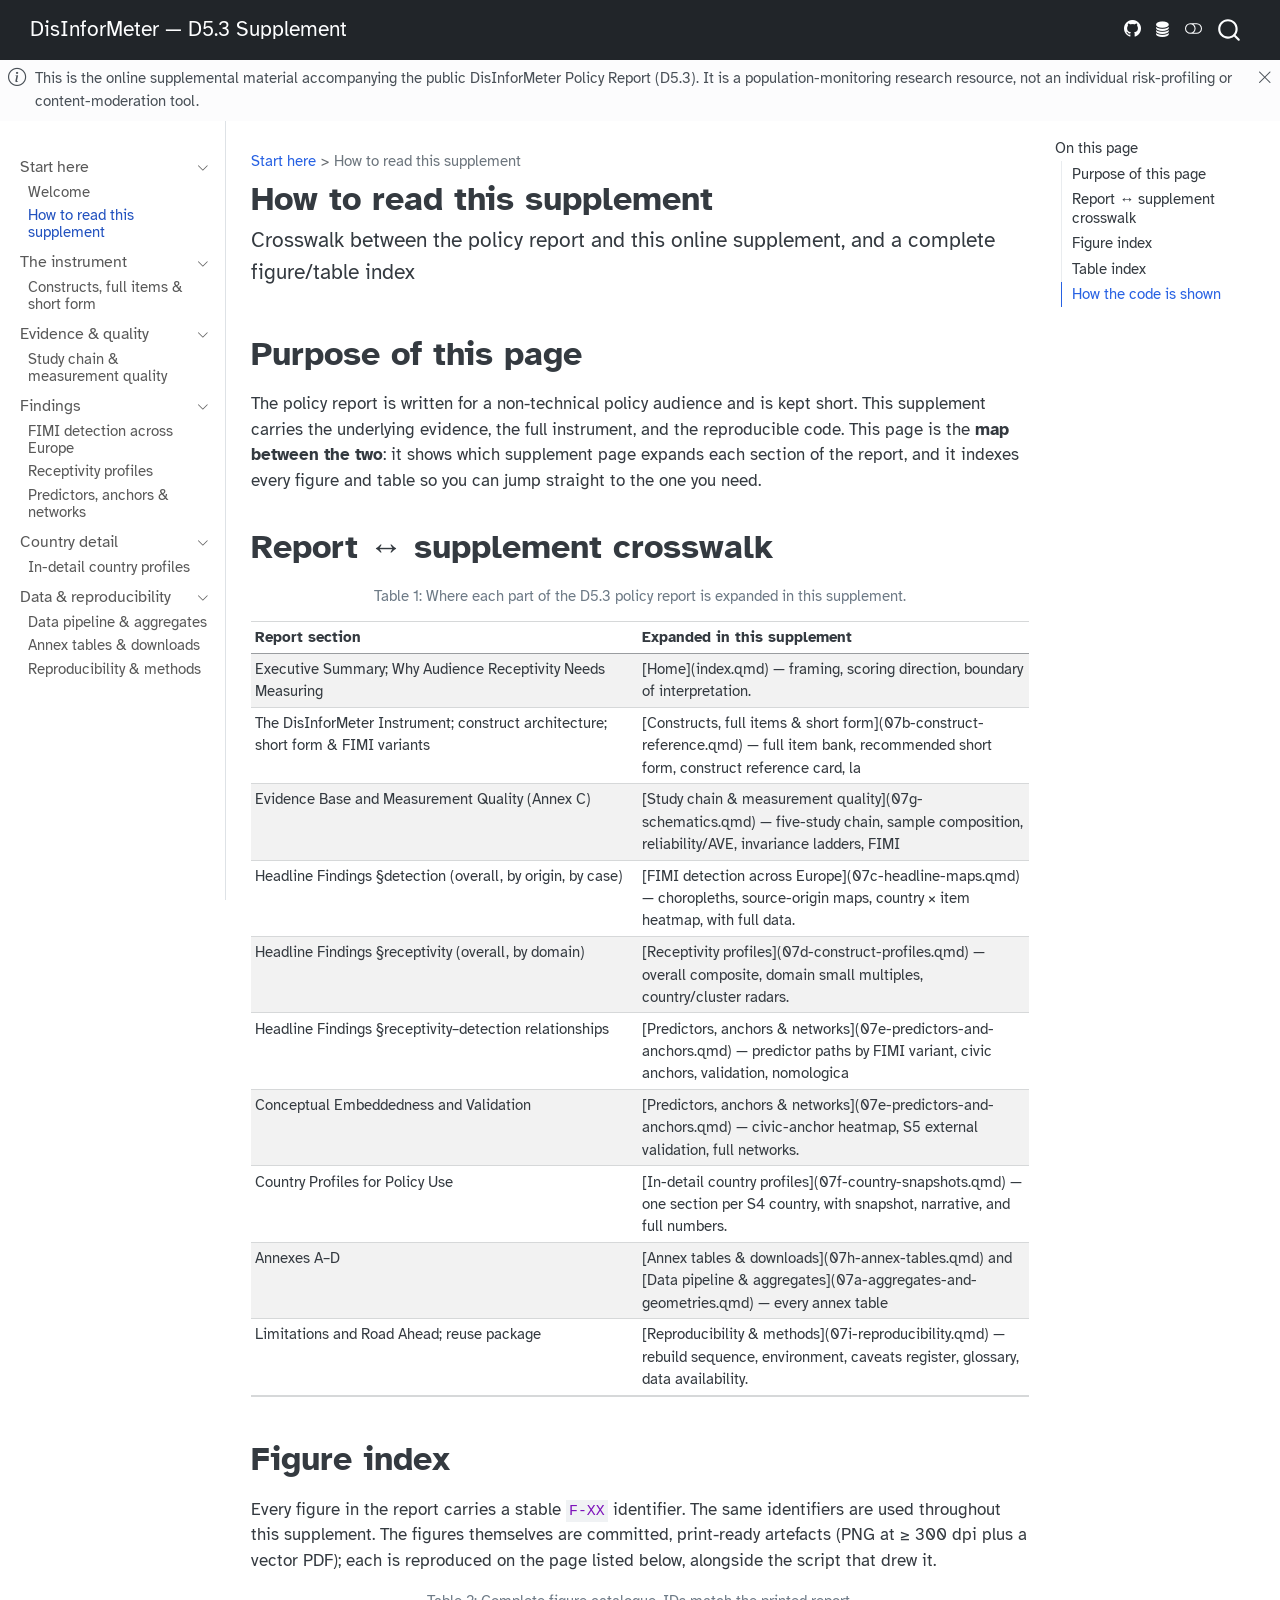
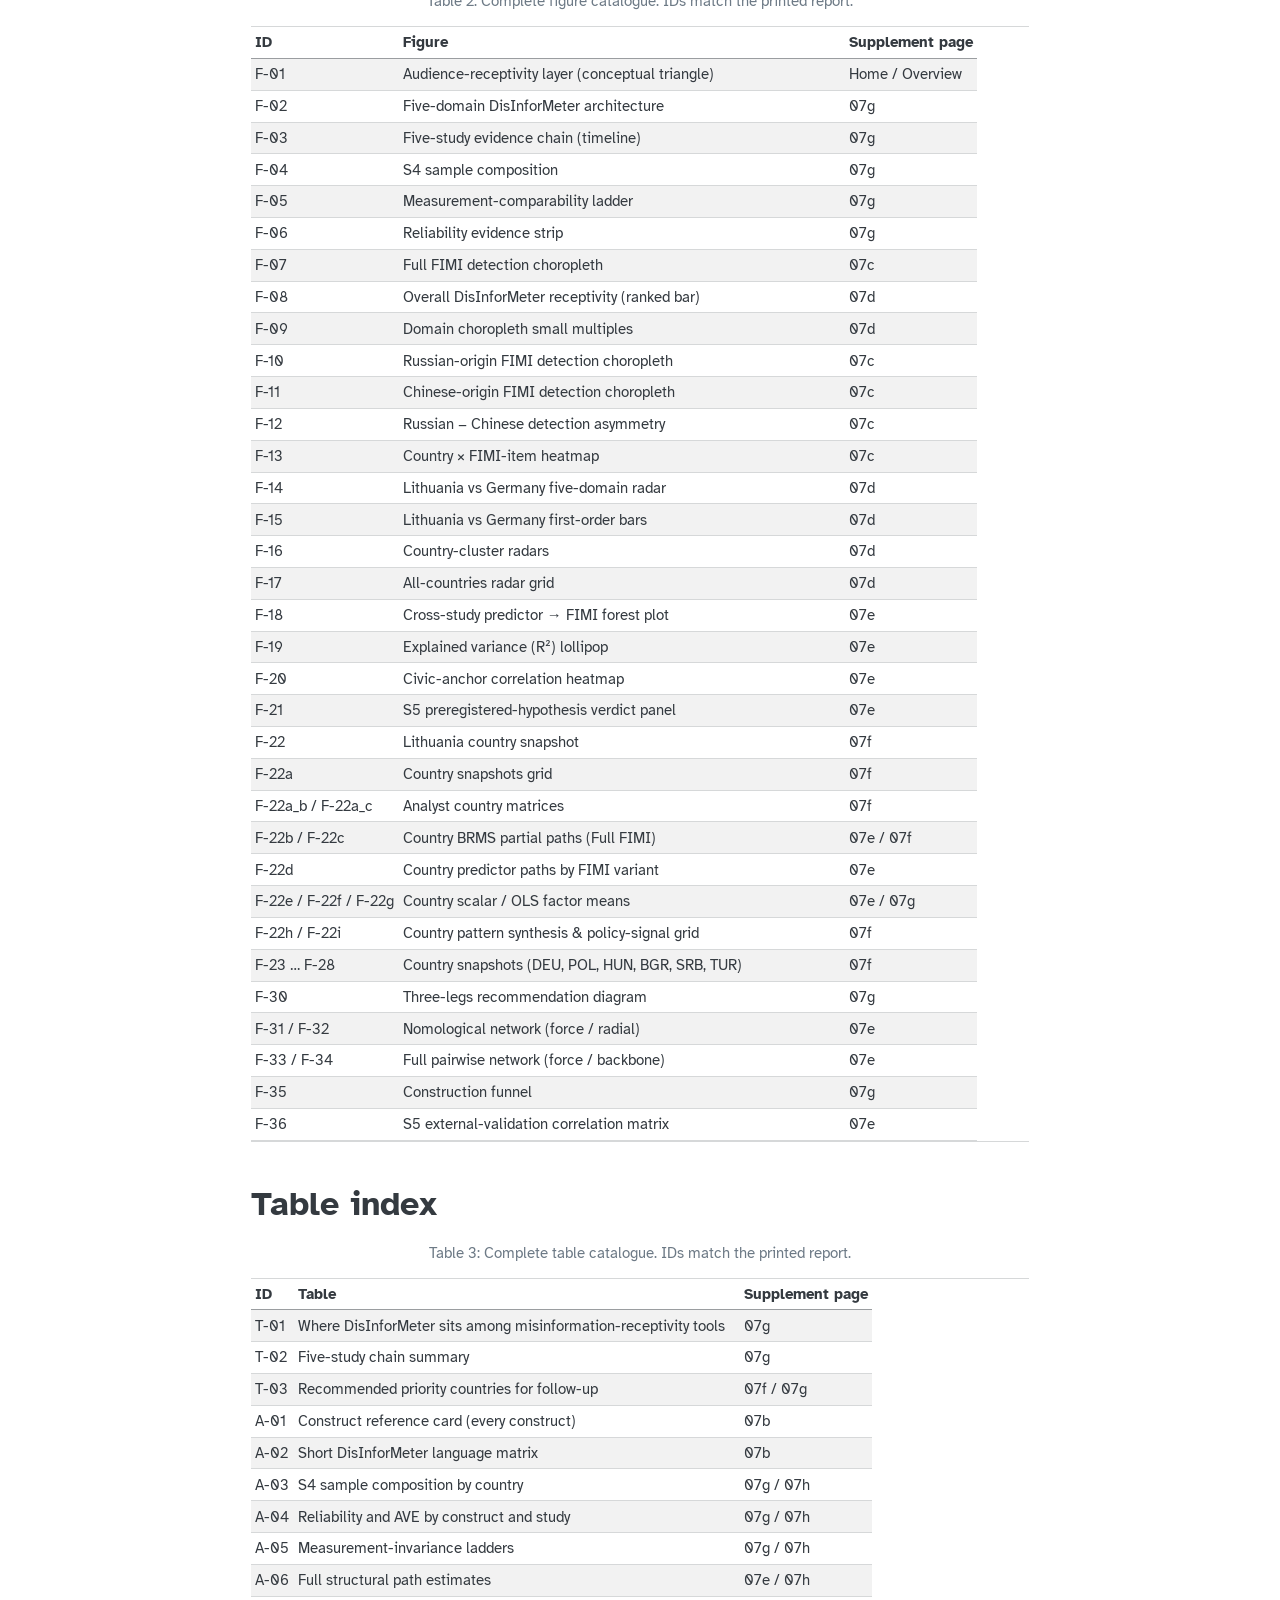
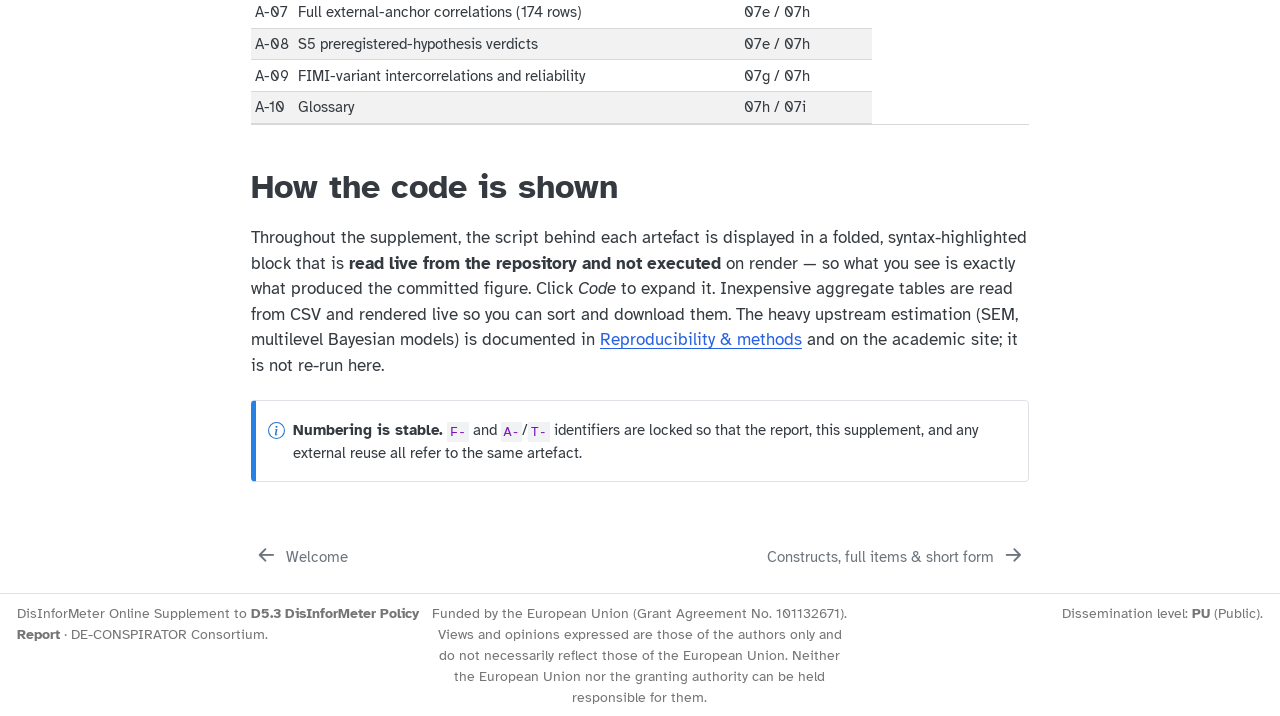
<file: 07-overview.html>
<!DOCTYPE html>
<html xmlns="http://www.w3.org/1999/xhtml" lang="en" xml:lang="en"><head>
<meta http-equiv="Content-Type" content="text/html; charset=UTF-8">
<meta charset="utf-8">
<meta name="generator" content="quarto-1.9.37">
<meta name="viewport" content="width=device-width, initial-scale=1.0, user-scalable=yes">
<title>How to read this supplement – DisInforMeter — D5.3 Supplement</title>
<style>
/* Default styles provided by pandoc.
** See https://pandoc.org/MANUAL.html#variables-for-html for config info.
*/
code{white-space: pre-wrap;}
span.smallcaps{font-variant: small-caps;}
div.columns{display: flex; gap: min(4vw, 1.5em);}
div.column{flex: auto; overflow-x: auto;}
div.hanging-indent{margin-left: 1.5em; text-indent: -1.5em;}
ul.task-list{list-style: none;}
ul.task-list li input[type="checkbox"] {
  width: 0.8em;
  margin: 0 0.8em 0.2em -1em; /* quarto-specific, see https://github.com/quarto-dev/quarto-cli/issues/4556 */ 
  vertical-align: middle;
}
</style>

<script src="site_libs/quarto-nav/quarto-nav.js"></script>
<script src="site_libs/quarto-nav/headroom.min.js"></script>
<script src="site_libs/clipboard/clipboard.min.js"></script>
<script src="site_libs/quarto-search/autocomplete.umd.js"></script>
<script src="site_libs/quarto-search/fuse.min.js"></script>
<script src="site_libs/quarto-search/quarto-search.js"></script>
<meta name="quarto:offset" content="./">
<link href="./07b-construct-reference.html" rel="next">
<link href="./index.html" rel="prev">
<link href="./assets/images/favicon.ico" rel="icon">
<script src="site_libs/quarto-html/quarto.js" type="module"></script>
<script src="site_libs/quarto-html/tabsets/tabsets.js" type="module"></script>
<script src="site_libs/quarto-html/popper.min.js"></script>
<script src="site_libs/quarto-html/tippy.umd.min.js"></script>
<script src="site_libs/quarto-html/anchor.min.js"></script>
<link href="site_libs/quarto-html/tippy.css" rel="stylesheet">
<link href="site_libs/quarto-html/quarto-syntax-highlighting-f81f3c79f694eaf6f88ebcce70241f9e.css" rel="stylesheet" class="quarto-color-scheme" id="quarto-text-highlighting-styles">
<link href="site_libs/quarto-html/quarto-syntax-highlighting-dark-f81f3c79f694eaf6f88ebcce70241f9e.css" rel="stylesheet" class="quarto-color-scheme quarto-color-alternate" id="quarto-text-highlighting-styles">
<link href="site_libs/quarto-html/quarto-syntax-highlighting-f81f3c79f694eaf6f88ebcce70241f9e.css" rel="stylesheet" class="quarto-color-scheme-extra" id="quarto-text-highlighting-styles">
<script src="site_libs/bootstrap/bootstrap.min.js"></script>
<link href="site_libs/bootstrap/bootstrap-icons.css" rel="stylesheet">
<link href="site_libs/bootstrap/bootstrap-fcb0ab56b32f3512ab1d16b0c7e6946d.min.css" rel="stylesheet" append-hash="true" class="quarto-color-scheme" id="quarto-bootstrap" data-mode="light">
<link href="site_libs/bootstrap/bootstrap-dark-446c81a3c13060545cfb2364b311f8ea.min.css" rel="stylesheet" append-hash="true" class="quarto-color-scheme quarto-color-alternate" id="quarto-bootstrap" data-mode="dark">
<link href="site_libs/bootstrap/bootstrap-fcb0ab56b32f3512ab1d16b0c7e6946d.min.css" rel="stylesheet" append-hash="true" class="quarto-color-scheme-extra" id="quarto-bootstrap" data-mode="light"><script id="quarto-search-options" type="application/json">{
  "location": "navbar",
  "copy-button": false,
  "collapse-after": 3,
  "panel-placement": "end",
  "type": "overlay",
  "limit": 50,
  "keyboard-shortcut": [
    "f",
    "/",
    "s"
  ],
  "show-item-context": false,
  "language": {
    "search-no-results-text": "No results",
    "search-matching-documents-text": "matching documents",
    "search-copy-link-title": "Copy link to search",
    "search-hide-matches-text": "Hide additional matches",
    "search-more-match-text": "more match in this document",
    "search-more-matches-text": "more matches in this document",
    "search-clear-button-title": "Clear",
    "search-text-placeholder": "",
    "search-detached-cancel-button-title": "Cancel",
    "search-submit-button-title": "Submit",
    "search-label": "Search"
  }
}</script><script src="site_libs/kePrint-0.0.1/kePrint.js"></script><link href="site_libs/lightable-0.0.1/lightable.css" rel="stylesheet">
<link rel="stylesheet" href="styles.css">
<meta property="og:title" content="How to read this supplement – DisInforMeter — D5.3 Supplement">
<meta property="og:description" content="Crosswalk between the policy report and this online supplement, and a complete figure/table index">
<meta property="og:site_name" content="DisInforMeter — D5.3 Supplement">
<meta name="twitter:title" content="How to read this supplement – DisInforMeter — D5.3 Supplement">
<meta name="twitter:description" content="Crosswalk between the policy report and this online supplement, and a complete figure/table index">
<meta name="twitter:card" content="summary">
</head>
<body class="nav-sidebar docked nav-fixed quarto-light"><script id="quarto-html-before-body" type="application/javascript">
    const toggleBodyColorMode = (bsSheetEl) => {
      const mode = bsSheetEl.getAttribute("data-mode");
      const bodyEl = window.document.querySelector("body");
      if (mode === "dark") {
        bodyEl.classList.add("quarto-dark");
        bodyEl.classList.remove("quarto-light");
      } else {
        bodyEl.classList.add("quarto-light");
        bodyEl.classList.remove("quarto-dark");
      }
    }
    const toggleBodyColorPrimary = () => {
      const bsSheetEl = window.document.querySelector("link#quarto-bootstrap:not([rel=disabled-stylesheet])");
      if (bsSheetEl) {
        toggleBodyColorMode(bsSheetEl);
      }
    }
    const setColorSchemeToggle = (alternate) => {
      const toggles = window.document.querySelectorAll('.quarto-color-scheme-toggle');
      for (let i=0; i < toggles.length; i++) {
        const toggle = toggles[i];
        if (toggle) {
          if (alternate) {
            toggle.classList.add("alternate");
          } else {
            toggle.classList.remove("alternate");
          }
        }
      }
    };
    const toggleColorMode = (alternate) => {
      // Switch the stylesheets
      const primaryStylesheets = window.document.querySelectorAll('link.quarto-color-scheme:not(.quarto-color-alternate)');
      const alternateStylesheets = window.document.querySelectorAll('link.quarto-color-scheme.quarto-color-alternate');
      manageTransitions('#quarto-margin-sidebar .nav-link', false);
      if (alternate) {
        // note: dark is layered on light, we don't disable primary!
        enableStylesheet(alternateStylesheets);
        for (const sheetNode of alternateStylesheets) {
          if (sheetNode.id === "quarto-bootstrap") {
            toggleBodyColorMode(sheetNode);
          }
        }
      } else {
        disableStylesheet(alternateStylesheets);
        enableStylesheet(primaryStylesheets)
        toggleBodyColorPrimary();
      }
      manageTransitions('#quarto-margin-sidebar .nav-link', true);
      // Switch the toggles
      setColorSchemeToggle(alternate)
      // Hack to workaround the fact that safari doesn't
      // properly recolor the scrollbar when toggling (#1455)
      if (navigator.userAgent.indexOf('Safari') > 0 && navigator.userAgent.indexOf('Chrome') == -1) {
        manageTransitions("body", false);
        window.scrollTo(0, 1);
        setTimeout(() => {
          window.scrollTo(0, 0);
          manageTransitions("body", true);
        }, 40);
      }
    }
    const disableStylesheet = (stylesheets) => {
      for (let i=0; i < stylesheets.length; i++) {
        const stylesheet = stylesheets[i];
        stylesheet.rel = 'disabled-stylesheet';
      }
    }
    const enableStylesheet = (stylesheets) => {
      for (let i=0; i < stylesheets.length; i++) {
        const stylesheet = stylesheets[i];
        if(stylesheet.rel !== 'stylesheet') { // for Chrome, which will still FOUC without this check
          stylesheet.rel = 'stylesheet';
        }
      }
    }
    const manageTransitions = (selector, allowTransitions) => {
      const els = window.document.querySelectorAll(selector);
      for (let i=0; i < els.length; i++) {
        const el = els[i];
        if (allowTransitions) {
          el.classList.remove('notransition');
        } else {
          el.classList.add('notransition');
        }
      }
    }
    const isFileUrl = () => {
      return window.location.protocol === 'file:';
    }
    const hasAlternateSentinel = () => {
      let styleSentinel = getColorSchemeSentinel();
      if (styleSentinel !== null) {
        return styleSentinel === "alternate";
      } else {
        return false;
      }
    }
    const setStyleSentinel = (alternate) => {
      const value = alternate ? "alternate" : "default";
      if (!isFileUrl()) {
        window.localStorage.setItem("quarto-color-scheme", value);
      } else {
        localAlternateSentinel = value;
      }
    }
    const getColorSchemeSentinel = () => {
      if (!isFileUrl()) {
        const storageValue = window.localStorage.getItem("quarto-color-scheme");
        return storageValue != null ? storageValue : localAlternateSentinel;
      } else {
        return localAlternateSentinel;
      }
    }
    const toggleGiscusIfUsed = (isAlternate, darkModeDefault) => {
      const baseTheme = document.querySelector('#giscus-base-theme')?.value ?? 'light';
      const alternateTheme = document.querySelector('#giscus-alt-theme')?.value ?? 'dark';
      let newTheme = '';
      if(authorPrefersDark) {
        newTheme = isAlternate ? baseTheme : alternateTheme;
      } else {
        newTheme = isAlternate ? alternateTheme : baseTheme;
      }
      const changeGiscusTheme = () => {
        // From: https://github.com/giscus/giscus/issues/336
        const sendMessage = (message) => {
          const iframe = document.querySelector('iframe.giscus-frame');
          if (!iframe) return;
          iframe.contentWindow.postMessage({ giscus: message }, 'https://giscus.app');
        }
        sendMessage({
          setConfig: {
            theme: newTheme
          }
        });
      }
      const isGiscussLoaded = window.document.querySelector('iframe.giscus-frame') !== null;
      if (isGiscussLoaded) {
        changeGiscusTheme();
      }
    };
    const authorPrefersDark = false;
    const darkModeDefault = authorPrefersDark;
      document.querySelector('link#quarto-text-highlighting-styles.quarto-color-scheme-extra').rel = 'disabled-stylesheet';
      document.querySelector('link#quarto-bootstrap.quarto-color-scheme-extra').rel = 'disabled-stylesheet';
    let localAlternateSentinel = darkModeDefault ? 'alternate' : 'default';
    // Dark / light mode switch
    window.quartoToggleColorScheme = () => {
      // Read the current dark / light value
      let toAlternate = !hasAlternateSentinel();
      toggleColorMode(toAlternate);
      setStyleSentinel(toAlternate);
      toggleGiscusIfUsed(toAlternate, darkModeDefault);
      window.dispatchEvent(new Event('resize'));
    };
    // Switch to dark mode if need be
    if (hasAlternateSentinel()) {
      toggleColorMode(true);
    } else {
      toggleColorMode(false);
    }
  </script>

<div id="quarto-search-results"></div>
  <header id="quarto-header" class="headroom fixed-top"><nav class="navbar navbar-expand-lg " data-bs-theme="dark"><div class="navbar-container container-fluid">
      <div class="navbar-brand-container mx-auto">
    <a class="navbar-brand" href="./index.html">
    <span class="navbar-title">DisInforMeter — D5.3 Supplement</span>
    </a>
  </div>
        <div class="quarto-navbar-tools tools-wide tools-end">
    <a href="https://github.com/TheDataFlowCompany/disinformeter-policy-report-supplement" title="Source repository" class="quarto-navigation-tool px-1" aria-label="Source repository"><i class="bi bi-github"></i></a>
    <a href="https://osf.io/" title="OSF reuse package (forthcoming)" class="quarto-navigation-tool px-1" aria-label="OSF reuse package (forthcoming)"><i class="bi bi-database-fill"></i></a>
  <a href="" class="quarto-color-scheme-toggle quarto-navigation-tool  px-1" onclick="window.quartoToggleColorScheme(); return false;" title="Toggle dark mode"><i class="bi"></i></a>
</div>
          <div id="quarto-search" class="" title="Search"></div>
      </div> <!-- /container-fluid -->
    </nav><nav class="quarto-secondary-nav"><div class="container-fluid d-flex">
      <button type="button" class="quarto-btn-toggle btn" data-bs-toggle="collapse" role="button" data-bs-target=".quarto-sidebar-collapse-item" aria-controls="quarto-sidebar" aria-expanded="false" aria-label="Toggle sidebar navigation" onclick="if (window.quartoToggleHeadroom) { window.quartoToggleHeadroom(); }">
        <i class="bi bi-layout-text-sidebar-reverse"></i>
      </button>
        <nav class="quarto-page-breadcrumbs" aria-label="breadcrumb"><ol class="breadcrumb"><li class="breadcrumb-item"><a href="./index.html">Start here</a></li><li class="breadcrumb-item"><a href="./07-overview.html">How to read this supplement</a></li></ol></nav>
        <a class="flex-grow-1" role="navigation" data-bs-toggle="collapse" data-bs-target=".quarto-sidebar-collapse-item" aria-controls="quarto-sidebar" aria-expanded="false" aria-label="Toggle sidebar navigation" onclick="if (window.quartoToggleHeadroom) { window.quartoToggleHeadroom(); }">      
        </a>
    </div>
  </nav><div id="quarto-announcement" data-announcement-id="80f0575ad15847184ecdc19cbdd7e9df" class="alert alert-light hidden">
<i class="bi bi-info-circle quarto-announcement-icon"></i><div class="quarto-announcement-content">
<p>This is the online supplemental material accompanying the public DisInforMeter Policy Report (D5.3). It is a population-monitoring research resource, not an individual risk-profiling or content-moderation tool.</p>
</div>
<i class="bi bi-x-lg quarto-announcement-action"></i>
</div>
</header><!-- content --><div id="quarto-content" class="quarto-container page-columns page-rows-contents page-layout-article page-navbar">
<!-- sidebar -->
  <nav id="quarto-sidebar" class="sidebar collapse collapse-horizontal quarto-sidebar-collapse-item sidebar-navigation docked overflow-auto"><div class="sidebar-menu-container"> 
    <ul class="list-unstyled mt-1">
<li class="sidebar-item sidebar-item-section">
      <div class="sidebar-item-container"> 
            <a class="sidebar-item-text sidebar-link text-start" data-bs-toggle="collapse" data-bs-target="#quarto-sidebar-section-1" role="navigation" aria-expanded="true">
 <span class="menu-text">Start here</span></a>
          <a class="sidebar-item-toggle text-start" data-bs-toggle="collapse" data-bs-target="#quarto-sidebar-section-1" role="navigation" aria-expanded="true" aria-label="Toggle section">
            <i class="bi bi-chevron-right ms-2"></i>
          </a> 
      </div>
      <ul id="quarto-sidebar-section-1" class="collapse list-unstyled sidebar-section depth1 show">
<li class="sidebar-item">
  <div class="sidebar-item-container"> 
  <a href="./index.html" class="sidebar-item-text sidebar-link">
 <span class="menu-text">Welcome</span></a>
  </div>
</li>
          <li class="sidebar-item">
  <div class="sidebar-item-container"> 
  <a href="./07-overview.html" class="sidebar-item-text sidebar-link active">
 <span class="menu-text">How to read this supplement</span></a>
  </div>
</li>
      </ul>
</li>
        <li class="sidebar-item sidebar-item-section">
      <div class="sidebar-item-container"> 
            <a class="sidebar-item-text sidebar-link text-start" data-bs-toggle="collapse" data-bs-target="#quarto-sidebar-section-2" role="navigation" aria-expanded="true">
 <span class="menu-text">The instrument</span></a>
          <a class="sidebar-item-toggle text-start" data-bs-toggle="collapse" data-bs-target="#quarto-sidebar-section-2" role="navigation" aria-expanded="true" aria-label="Toggle section">
            <i class="bi bi-chevron-right ms-2"></i>
          </a> 
      </div>
      <ul id="quarto-sidebar-section-2" class="collapse list-unstyled sidebar-section depth1 show">
<li class="sidebar-item">
  <div class="sidebar-item-container"> 
  <a href="./07b-construct-reference.html" class="sidebar-item-text sidebar-link">
 <span class="menu-text">Constructs, full items &amp; short form</span></a>
  </div>
</li>
      </ul>
</li>
        <li class="sidebar-item sidebar-item-section">
      <div class="sidebar-item-container"> 
            <a class="sidebar-item-text sidebar-link text-start" data-bs-toggle="collapse" data-bs-target="#quarto-sidebar-section-3" role="navigation" aria-expanded="true">
 <span class="menu-text">Evidence &amp; quality</span></a>
          <a class="sidebar-item-toggle text-start" data-bs-toggle="collapse" data-bs-target="#quarto-sidebar-section-3" role="navigation" aria-expanded="true" aria-label="Toggle section">
            <i class="bi bi-chevron-right ms-2"></i>
          </a> 
      </div>
      <ul id="quarto-sidebar-section-3" class="collapse list-unstyled sidebar-section depth1 show">
<li class="sidebar-item">
  <div class="sidebar-item-container"> 
  <a href="./07g-schematics.html" class="sidebar-item-text sidebar-link">
 <span class="menu-text">Study chain &amp; measurement quality</span></a>
  </div>
</li>
      </ul>
</li>
        <li class="sidebar-item sidebar-item-section">
      <div class="sidebar-item-container"> 
            <a class="sidebar-item-text sidebar-link text-start" data-bs-toggle="collapse" data-bs-target="#quarto-sidebar-section-4" role="navigation" aria-expanded="true">
 <span class="menu-text">Findings</span></a>
          <a class="sidebar-item-toggle text-start" data-bs-toggle="collapse" data-bs-target="#quarto-sidebar-section-4" role="navigation" aria-expanded="true" aria-label="Toggle section">
            <i class="bi bi-chevron-right ms-2"></i>
          </a> 
      </div>
      <ul id="quarto-sidebar-section-4" class="collapse list-unstyled sidebar-section depth1 show">
<li class="sidebar-item">
  <div class="sidebar-item-container"> 
  <a href="./07c-headline-maps.html" class="sidebar-item-text sidebar-link">
 <span class="menu-text">FIMI detection across Europe</span></a>
  </div>
</li>
          <li class="sidebar-item">
  <div class="sidebar-item-container"> 
  <a href="./07d-construct-profiles.html" class="sidebar-item-text sidebar-link">
 <span class="menu-text">Receptivity profiles</span></a>
  </div>
</li>
          <li class="sidebar-item">
  <div class="sidebar-item-container"> 
  <a href="./07e-predictors-and-anchors.html" class="sidebar-item-text sidebar-link">
 <span class="menu-text">Predictors, anchors &amp; networks</span></a>
  </div>
</li>
      </ul>
</li>
        <li class="sidebar-item sidebar-item-section">
      <div class="sidebar-item-container"> 
            <a class="sidebar-item-text sidebar-link text-start" data-bs-toggle="collapse" data-bs-target="#quarto-sidebar-section-5" role="navigation" aria-expanded="true">
 <span class="menu-text">Country detail</span></a>
          <a class="sidebar-item-toggle text-start" data-bs-toggle="collapse" data-bs-target="#quarto-sidebar-section-5" role="navigation" aria-expanded="true" aria-label="Toggle section">
            <i class="bi bi-chevron-right ms-2"></i>
          </a> 
      </div>
      <ul id="quarto-sidebar-section-5" class="collapse list-unstyled sidebar-section depth1 show">
<li class="sidebar-item">
  <div class="sidebar-item-container"> 
  <a href="./07f-country-snapshots.html" class="sidebar-item-text sidebar-link">
 <span class="menu-text">In-detail country profiles</span></a>
  </div>
</li>
      </ul>
</li>
        <li class="sidebar-item sidebar-item-section">
      <div class="sidebar-item-container"> 
            <a class="sidebar-item-text sidebar-link text-start" data-bs-toggle="collapse" data-bs-target="#quarto-sidebar-section-6" role="navigation" aria-expanded="true">
 <span class="menu-text">Data &amp; reproducibility</span></a>
          <a class="sidebar-item-toggle text-start" data-bs-toggle="collapse" data-bs-target="#quarto-sidebar-section-6" role="navigation" aria-expanded="true" aria-label="Toggle section">
            <i class="bi bi-chevron-right ms-2"></i>
          </a> 
      </div>
      <ul id="quarto-sidebar-section-6" class="collapse list-unstyled sidebar-section depth1 show">
<li class="sidebar-item">
  <div class="sidebar-item-container"> 
  <a href="./07a-aggregates-and-geometries.html" class="sidebar-item-text sidebar-link">
 <span class="menu-text">Data pipeline &amp; aggregates</span></a>
  </div>
</li>
          <li class="sidebar-item">
  <div class="sidebar-item-container"> 
  <a href="./07h-annex-tables.html" class="sidebar-item-text sidebar-link">
 <span class="menu-text">Annex tables &amp; downloads</span></a>
  </div>
</li>
          <li class="sidebar-item">
  <div class="sidebar-item-container"> 
  <a href="./07i-reproducibility.html" class="sidebar-item-text sidebar-link">
 <span class="menu-text">Reproducibility &amp; methods</span></a>
  </div>
</li>
      </ul>
</li>
    </ul>
</div>
</nav><div id="quarto-sidebar-glass" class="quarto-sidebar-collapse-item" data-bs-toggle="collapse" data-bs-target=".quarto-sidebar-collapse-item"></div>
<!-- margin-sidebar -->
    <div id="quarto-margin-sidebar" class="sidebar margin-sidebar">
        <nav id="TOC" role="doc-toc" class="toc-active"><h2 id="toc-title">On this page</h2>
   
  <ul>
<li><a href="#purpose-of-this-page" id="toc-purpose-of-this-page" class="nav-link active" data-scroll-target="#purpose-of-this-page">Purpose of this page</a></li>
  <li><a href="#report-supplement-crosswalk" id="toc-report-supplement-crosswalk" class="nav-link" data-scroll-target="#report-supplement-crosswalk">Report ↔︎ supplement crosswalk</a></li>
  <li><a href="#figure-index" id="toc-figure-index" class="nav-link" data-scroll-target="#figure-index">Figure index</a></li>
  <li><a href="#table-index" id="toc-table-index" class="nav-link" data-scroll-target="#table-index">Table index</a></li>
  <li><a href="#how-the-code-is-shown" id="toc-how-the-code-is-shown" class="nav-link" data-scroll-target="#how-the-code-is-shown">How the code is shown</a></li>
  </ul></nav>
    </div>
<!-- main -->
<main class="content" id="quarto-document-content"><header id="title-block-header" class="quarto-title-block default"><nav class="quarto-page-breadcrumbs quarto-title-breadcrumbs d-none d-lg-block" aria-label="breadcrumb"><ol class="breadcrumb"><li class="breadcrumb-item"><a href="./index.html">Start here</a></li><li class="breadcrumb-item"><a href="./07-overview.html">How to read this supplement</a></li></ol></nav><div class="quarto-title">
<h1 class="title">How to read this supplement</h1>
<p class="subtitle lead">Crosswalk between the policy report and this online supplement, and a complete figure/table index</p>
</div>



<div class="quarto-title-meta">

    
  
    
  </div>
  


</header><section id="purpose-of-this-page" class="level1"><h1>Purpose of this page</h1>
<p>The policy report is written for a non-technical policy audience and is kept short. This supplement carries the underlying evidence, the full instrument, and the reproducible code. This page is the <strong>map between the two</strong>: it shows which supplement page expands each section of the report, and it indexes every figure and table so you can jump straight to the one you need.</p>
</section><section id="report-supplement-crosswalk" class="level1"><h1>Report ↔︎ supplement crosswalk</h1>
<div class="cell">
<div id="tbl-crosswalk" class="cell quarto-float quarto-figure quarto-figure-center anchored">
<figure class="quarto-float quarto-float-tbl figure"><figcaption class="quarto-float-caption-top quarto-float-caption quarto-float-tbl" id="tbl-crosswalk-caption-0ceaefa1-69ba-4598-a22c-09a6ac19f8ca">
Table&nbsp;1: Where each part of the D5.3 policy report is expanded in this supplement.
</figcaption><div aria-describedby="tbl-crosswalk-caption-0ceaefa1-69ba-4598-a22c-09a6ac19f8ca">
<div class="cell-output-display">
<table class="table cell caption-top table-sm table-striped small">
<thead><tr class="header">
<th style="text-align: left;" data-quarto-table-cell-role="th">Report section</th>
<th style="text-align: left;" data-quarto-table-cell-role="th">Expanded in this supplement</th>
</tr></thead>
<tbody>
<tr class="odd">
<td style="text-align: left; width: 26em;">Executive Summary; Why Audience Receptivity Needs Measuring</td>
<td style="text-align: left;">[Home](index.qmd) — framing, scoring direction, boundary of interpretation.</td>
</tr>
<tr class="even">
<td style="text-align: left; width: 26em;">The DisInforMeter Instrument; construct architecture; short form &amp; FIMI variants</td>
<td style="text-align: left;">[Constructs, full items &amp; short form](07b-construct-reference.qmd) — full item bank, recommended short form, construct reference card, la</td>
</tr>
<tr class="odd">
<td style="text-align: left; width: 26em;">Evidence Base and Measurement Quality (Annex C)</td>
<td style="text-align: left;">[Study chain &amp; measurement quality](07g-schematics.qmd) — five-study chain, sample composition, reliability/AVE, invariance ladders, FIMI</td>
</tr>
<tr class="even">
<td style="text-align: left; width: 26em;">Headline Findings §detection (overall, by origin, by case)</td>
<td style="text-align: left;">[FIMI detection across Europe](07c-headline-maps.qmd) — choropleths, source-origin maps, country × item heatmap, with full data.</td>
</tr>
<tr class="odd">
<td style="text-align: left; width: 26em;">Headline Findings §receptivity (overall, by domain)</td>
<td style="text-align: left;">[Receptivity profiles](07d-construct-profiles.qmd) — overall composite, domain small multiples, country/cluster radars.</td>
</tr>
<tr class="even">
<td style="text-align: left; width: 26em;">Headline Findings §receptivity–detection relationships</td>
<td style="text-align: left;">[Predictors, anchors &amp; networks](07e-predictors-and-anchors.qmd) — predictor paths by FIMI variant, civic anchors, validation, nomologica</td>
</tr>
<tr class="odd">
<td style="text-align: left; width: 26em;">Conceptual Embeddedness and Validation</td>
<td style="text-align: left;">[Predictors, anchors &amp; networks](07e-predictors-and-anchors.qmd) — civic-anchor heatmap, S5 external validation, full networks.</td>
</tr>
<tr class="even">
<td style="text-align: left; width: 26em;">Country Profiles for Policy Use</td>
<td style="text-align: left;">[In-detail country profiles](07f-country-snapshots.qmd) — one section per S4 country, with snapshot, narrative, and full numbers.</td>
</tr>
<tr class="odd">
<td style="text-align: left; width: 26em;">Annexes A–D</td>
<td style="text-align: left;">[Annex tables &amp; downloads](07h-annex-tables.qmd) and [Data pipeline &amp; aggregates](07a-aggregates-and-geometries.qmd) — every annex table</td>
</tr>
<tr class="even">
<td style="text-align: left; width: 26em;">Limitations and Road Ahead; reuse package</td>
<td style="text-align: left;">[Reproducibility &amp; methods](07i-reproducibility.qmd) — rebuild sequence, environment, caveats register, glossary, data availability.</td>
</tr>
</tbody>
</table>
</div>
</div>
</figure>
</div>
</div>
</section><section id="figure-index" class="level1"><h1>Figure index</h1>
<p>Every figure in the report carries a stable <code>F-XX</code> identifier. The same identifiers are used throughout this supplement. The figures themselves are committed, print-ready artefacts (PNG at ≥ 300 dpi plus a vector PDF); each is reproduced on the page listed below, alongside the script that drew it.</p>
<div class="cell">
<div id="tbl-figure-index" class="cell quarto-float quarto-figure quarto-figure-center anchored">
<figure class="quarto-float quarto-float-tbl figure"><figcaption class="quarto-float-caption-top quarto-float-caption quarto-float-tbl" id="tbl-figure-index-caption-0ceaefa1-69ba-4598-a22c-09a6ac19f8ca">
Table&nbsp;2: Complete figure catalogue. IDs match the printed report.
</figcaption><div aria-describedby="tbl-figure-index-caption-0ceaefa1-69ba-4598-a22c-09a6ac19f8ca">
<div class="cell-output-display">
<table class="table cell caption-top table-sm table-striped small">
<thead><tr class="header">
<th style="text-align: left;" data-quarto-table-cell-role="th">ID</th>
<th style="text-align: left;" data-quarto-table-cell-role="th">Figure</th>
<th style="text-align: left;" data-quarto-table-cell-role="th">Supplement page</th>
</tr></thead>
<tbody>
<tr class="odd">
<td style="text-align: left;">F-01</td>
<td style="text-align: left; width: 30em;">Audience-receptivity layer (conceptual triangle)</td>
<td style="text-align: left;">Home / Overview</td>
</tr>
<tr class="even">
<td style="text-align: left;">F-02</td>
<td style="text-align: left; width: 30em;">Five-domain DisInforMeter architecture</td>
<td style="text-align: left;">07g</td>
</tr>
<tr class="odd">
<td style="text-align: left;">F-03</td>
<td style="text-align: left; width: 30em;">Five-study evidence chain (timeline)</td>
<td style="text-align: left;">07g</td>
</tr>
<tr class="even">
<td style="text-align: left;">F-04</td>
<td style="text-align: left; width: 30em;">S4 sample composition</td>
<td style="text-align: left;">07g</td>
</tr>
<tr class="odd">
<td style="text-align: left;">F-05</td>
<td style="text-align: left; width: 30em;">Measurement-comparability ladder</td>
<td style="text-align: left;">07g</td>
</tr>
<tr class="even">
<td style="text-align: left;">F-06</td>
<td style="text-align: left; width: 30em;">Reliability evidence strip</td>
<td style="text-align: left;">07g</td>
</tr>
<tr class="odd">
<td style="text-align: left;">F-07</td>
<td style="text-align: left; width: 30em;">Full FIMI detection choropleth</td>
<td style="text-align: left;">07c</td>
</tr>
<tr class="even">
<td style="text-align: left;">F-08</td>
<td style="text-align: left; width: 30em;">Overall DisInforMeter receptivity (ranked bar)</td>
<td style="text-align: left;">07d</td>
</tr>
<tr class="odd">
<td style="text-align: left;">F-09</td>
<td style="text-align: left; width: 30em;">Domain choropleth small multiples</td>
<td style="text-align: left;">07d</td>
</tr>
<tr class="even">
<td style="text-align: left;">F-10</td>
<td style="text-align: left; width: 30em;">Russian-origin FIMI detection choropleth</td>
<td style="text-align: left;">07c</td>
</tr>
<tr class="odd">
<td style="text-align: left;">F-11</td>
<td style="text-align: left; width: 30em;">Chinese-origin FIMI detection choropleth</td>
<td style="text-align: left;">07c</td>
</tr>
<tr class="even">
<td style="text-align: left;">F-12</td>
<td style="text-align: left; width: 30em;">Russian − Chinese detection asymmetry</td>
<td style="text-align: left;">07c</td>
</tr>
<tr class="odd">
<td style="text-align: left;">F-13</td>
<td style="text-align: left; width: 30em;">Country × FIMI-item heatmap</td>
<td style="text-align: left;">07c</td>
</tr>
<tr class="even">
<td style="text-align: left;">F-14</td>
<td style="text-align: left; width: 30em;">Lithuania vs Germany five-domain radar</td>
<td style="text-align: left;">07d</td>
</tr>
<tr class="odd">
<td style="text-align: left;">F-15</td>
<td style="text-align: left; width: 30em;">Lithuania vs Germany first-order bars</td>
<td style="text-align: left;">07d</td>
</tr>
<tr class="even">
<td style="text-align: left;">F-16</td>
<td style="text-align: left; width: 30em;">Country-cluster radars</td>
<td style="text-align: left;">07d</td>
</tr>
<tr class="odd">
<td style="text-align: left;">F-17</td>
<td style="text-align: left; width: 30em;">All-countries radar grid</td>
<td style="text-align: left;">07d</td>
</tr>
<tr class="even">
<td style="text-align: left;">F-18</td>
<td style="text-align: left; width: 30em;">Cross-study predictor → FIMI forest plot</td>
<td style="text-align: left;">07e</td>
</tr>
<tr class="odd">
<td style="text-align: left;">F-19</td>
<td style="text-align: left; width: 30em;">Explained variance (R²) lollipop</td>
<td style="text-align: left;">07e</td>
</tr>
<tr class="even">
<td style="text-align: left;">F-20</td>
<td style="text-align: left; width: 30em;">Civic-anchor correlation heatmap</td>
<td style="text-align: left;">07e</td>
</tr>
<tr class="odd">
<td style="text-align: left;">F-21</td>
<td style="text-align: left; width: 30em;">S5 preregistered-hypothesis verdict panel</td>
<td style="text-align: left;">07e</td>
</tr>
<tr class="even">
<td style="text-align: left;">F-22</td>
<td style="text-align: left; width: 30em;">Lithuania country snapshot</td>
<td style="text-align: left;">07f</td>
</tr>
<tr class="odd">
<td style="text-align: left;">F-22a</td>
<td style="text-align: left; width: 30em;">Country snapshots grid</td>
<td style="text-align: left;">07f</td>
</tr>
<tr class="even">
<td style="text-align: left;">F-22a_b / F-22a_c</td>
<td style="text-align: left; width: 30em;">Analyst country matrices</td>
<td style="text-align: left;">07f</td>
</tr>
<tr class="odd">
<td style="text-align: left;">F-22b / F-22c</td>
<td style="text-align: left; width: 30em;">Country BRMS partial paths (Full FIMI)</td>
<td style="text-align: left;">07e / 07f</td>
</tr>
<tr class="even">
<td style="text-align: left;">F-22d</td>
<td style="text-align: left; width: 30em;">Country predictor paths by FIMI variant</td>
<td style="text-align: left;">07e</td>
</tr>
<tr class="odd">
<td style="text-align: left;">F-22e / F-22f / F-22g</td>
<td style="text-align: left; width: 30em;">Country scalar / OLS factor means</td>
<td style="text-align: left;">07e / 07g</td>
</tr>
<tr class="even">
<td style="text-align: left;">F-22h / F-22i</td>
<td style="text-align: left; width: 30em;">Country pattern synthesis &amp; policy-signal grid</td>
<td style="text-align: left;">07f</td>
</tr>
<tr class="odd">
<td style="text-align: left;">F-23 … F-28</td>
<td style="text-align: left; width: 30em;">Country snapshots (DEU, POL, HUN, BGR, SRB, TUR)</td>
<td style="text-align: left;">07f</td>
</tr>
<tr class="even">
<td style="text-align: left;">F-30</td>
<td style="text-align: left; width: 30em;">Three-legs recommendation diagram</td>
<td style="text-align: left;">07g</td>
</tr>
<tr class="odd">
<td style="text-align: left;">F-31 / F-32</td>
<td style="text-align: left; width: 30em;">Nomological network (force / radial)</td>
<td style="text-align: left;">07e</td>
</tr>
<tr class="even">
<td style="text-align: left;">F-33 / F-34</td>
<td style="text-align: left; width: 30em;">Full pairwise network (force / backbone)</td>
<td style="text-align: left;">07e</td>
</tr>
<tr class="odd">
<td style="text-align: left;">F-35</td>
<td style="text-align: left; width: 30em;">Construction funnel</td>
<td style="text-align: left;">07g</td>
</tr>
<tr class="even">
<td style="text-align: left;">F-36</td>
<td style="text-align: left; width: 30em;">S5 external-validation correlation matrix</td>
<td style="text-align: left;">07e</td>
</tr>
</tbody>
</table>
</div>
</div>
</figure>
</div>
</div>
</section><section id="table-index" class="level1"><h1>Table index</h1>
<div class="cell">
<div id="tbl-table-index" class="cell quarto-float quarto-figure quarto-figure-center anchored">
<figure class="quarto-float quarto-float-tbl figure"><figcaption class="quarto-float-caption-top quarto-float-caption quarto-float-tbl" id="tbl-table-index-caption-0ceaefa1-69ba-4598-a22c-09a6ac19f8ca">
Table&nbsp;3: Complete table catalogue. IDs match the printed report.
</figcaption><div aria-describedby="tbl-table-index-caption-0ceaefa1-69ba-4598-a22c-09a6ac19f8ca">
<div class="cell-output-display">
<table class="table cell caption-top table-sm table-striped small">
<thead><tr class="header">
<th style="text-align: left;" data-quarto-table-cell-role="th">ID</th>
<th style="text-align: left;" data-quarto-table-cell-role="th">Table</th>
<th style="text-align: left;" data-quarto-table-cell-role="th">Supplement page</th>
</tr></thead>
<tbody>
<tr class="odd">
<td style="text-align: left;">T-01</td>
<td style="text-align: left; width: 30em;">Where DisInforMeter sits among misinformation-receptivity tools</td>
<td style="text-align: left;">07g</td>
</tr>
<tr class="even">
<td style="text-align: left;">T-02</td>
<td style="text-align: left; width: 30em;">Five-study chain summary</td>
<td style="text-align: left;">07g</td>
</tr>
<tr class="odd">
<td style="text-align: left;">T-03</td>
<td style="text-align: left; width: 30em;">Recommended priority countries for follow-up</td>
<td style="text-align: left;">07f / 07g</td>
</tr>
<tr class="even">
<td style="text-align: left;">A-01</td>
<td style="text-align: left; width: 30em;">Construct reference card (every construct)</td>
<td style="text-align: left;">07b</td>
</tr>
<tr class="odd">
<td style="text-align: left;">A-02</td>
<td style="text-align: left; width: 30em;">Short DisInforMeter language matrix</td>
<td style="text-align: left;">07b</td>
</tr>
<tr class="even">
<td style="text-align: left;">A-03</td>
<td style="text-align: left; width: 30em;">S4 sample composition by country</td>
<td style="text-align: left;">07g / 07h</td>
</tr>
<tr class="odd">
<td style="text-align: left;">A-04</td>
<td style="text-align: left; width: 30em;">Reliability and AVE by construct and study</td>
<td style="text-align: left;">07g / 07h</td>
</tr>
<tr class="even">
<td style="text-align: left;">A-05</td>
<td style="text-align: left; width: 30em;">Measurement-invariance ladders</td>
<td style="text-align: left;">07g / 07h</td>
</tr>
<tr class="odd">
<td style="text-align: left;">A-06</td>
<td style="text-align: left; width: 30em;">Full structural path estimates</td>
<td style="text-align: left;">07e / 07h</td>
</tr>
<tr class="even">
<td style="text-align: left;">A-07</td>
<td style="text-align: left; width: 30em;">Full external-anchor correlations (174 rows)</td>
<td style="text-align: left;">07e / 07h</td>
</tr>
<tr class="odd">
<td style="text-align: left;">A-08</td>
<td style="text-align: left; width: 30em;">S5 preregistered-hypothesis verdicts</td>
<td style="text-align: left;">07e / 07h</td>
</tr>
<tr class="even">
<td style="text-align: left;">A-09</td>
<td style="text-align: left; width: 30em;">FIMI-variant intercorrelations and reliability</td>
<td style="text-align: left;">07g / 07h</td>
</tr>
<tr class="odd">
<td style="text-align: left;">A-10</td>
<td style="text-align: left; width: 30em;">Glossary</td>
<td style="text-align: left;">07h / 07i</td>
</tr>
</tbody>
</table>
</div>
</div>
</figure>
</div>
</div>
</section><section id="how-the-code-is-shown" class="level1"><h1>How the code is shown</h1>
<p>Throughout the supplement, the script behind each artefact is displayed in a folded, syntax-highlighted block that is <strong>read live from the repository and not executed</strong> on render — so what you see is exactly what produced the committed figure. Click <em>Code</em> to expand it. Inexpensive aggregate tables are read from CSV and rendered live so you can sort and download them. The heavy upstream estimation (SEM, multilevel Bayesian models) is documented in <a href="./07i-reproducibility.html">Reproducibility &amp; methods</a> and on the academic site; it is not re-run here.</p>
<div class="callout callout-style-simple callout-note">
<div class="callout-body d-flex">
<div class="callout-icon-container">
<i class="callout-icon"></i>
</div>
<div class="callout-body-container">
<p><strong>Numbering is stable.</strong> <code>F-</code> and <code>A-</code>/<code>T-</code> identifiers are locked so that the report, this supplement, and any external reuse all refer to the same artefact.</p>
</div>
</div>
</div>


</section></main><!-- /main --><script id="quarto-html-after-body" type="application/javascript">
  window.document.addEventListener("DOMContentLoaded", function (event) {
    // Ensure there is a toggle, if there isn't float one in the top right
    if (window.document.querySelector('.quarto-color-scheme-toggle') === null) {
      const a = window.document.createElement('a');
      a.classList.add('top-right');
      a.classList.add('quarto-color-scheme-toggle');
      a.href = "";
      a.onclick = function() { try { window.quartoToggleColorScheme(); } catch {} return false; };
      const i = window.document.createElement("i");
      i.classList.add('bi');
      a.appendChild(i);
      window.document.body.appendChild(a);
    }
    setColorSchemeToggle(hasAlternateSentinel())
    const icon = "";
    const anchorJS = new window.AnchorJS();
    anchorJS.options = {
      placement: 'right',
      icon: icon
    };
    anchorJS.add('.anchored');
    const isCodeAnnotation = (el) => {
      for (const clz of el.classList) {
        if (clz.startsWith('code-annotation-')) {                     
          return true;
        }
      }
      return false;
    }
    const onCopySuccess = function(e) {
      // button target
      const button = e.trigger;
      // don't keep focus
      button.blur();
      // flash "checked"
      button.classList.add('code-copy-button-checked');
      var currentTitle = button.getAttribute("title");
      button.setAttribute("title", "Copied!");
      let tooltip;
      if (window.bootstrap) {
        button.setAttribute("data-bs-toggle", "tooltip");
        button.setAttribute("data-bs-placement", "left");
        button.setAttribute("data-bs-title", "Copied!");
        tooltip = new bootstrap.Tooltip(button, 
          { trigger: "manual", 
            customClass: "code-copy-button-tooltip",
            offset: [0, -8]});
        tooltip.show();    
      }
      setTimeout(function() {
        if (tooltip) {
          tooltip.hide();
          button.removeAttribute("data-bs-title");
          button.removeAttribute("data-bs-toggle");
          button.removeAttribute("data-bs-placement");
        }
        button.setAttribute("title", currentTitle);
        button.classList.remove('code-copy-button-checked');
      }, 1000);
      // clear code selection
      e.clearSelection();
    }
    const getTextToCopy = function(trigger) {
      const outerScaffold = trigger.parentElement.cloneNode(true);
      const codeEl = outerScaffold.querySelector('code');
      for (const childEl of codeEl.children) {
        if (isCodeAnnotation(childEl)) {
          childEl.remove();
        }
      }
      return codeEl.innerText;
    }
    const clipboard = new window.ClipboardJS('.code-copy-button:not([data-in-quarto-modal])', {
      text: getTextToCopy
    });
    clipboard.on('success', onCopySuccess);
    if (window.document.getElementById('quarto-embedded-source-code-modal')) {
      const clipboardModal = new window.ClipboardJS('.code-copy-button[data-in-quarto-modal]', {
        text: getTextToCopy,
        container: window.document.getElementById('quarto-embedded-source-code-modal')
      });
      clipboardModal.on('success', onCopySuccess);
    }
      var localhostRegex = new RegExp(/^(?:http|https):\/\/localhost\:?[0-9]*\//);
      var mailtoRegex = new RegExp(/^mailto:/);
        var filterRegex = new RegExp("https:\/\/thedataflowcompany\.github\.io\/disinformeter-policy-report-supplement\/");
      var isInternal = (href) => {
          return filterRegex.test(href) || localhostRegex.test(href) || mailtoRegex.test(href);
      }
      // Inspect non-navigation links and adorn them if external
     var links = window.document.querySelectorAll('a[href]:not(.nav-link):not(.navbar-brand):not(.toc-action):not(.sidebar-link):not(.sidebar-item-toggle):not(.pagination-link):not(.no-external):not([aria-hidden]):not(.dropdown-item):not(.quarto-navigation-tool):not(.about-link)');
      for (var i=0; i<links.length; i++) {
        const link = links[i];
        if (!isInternal(link.href)) {
          // undo the damage that might have been done by quarto-nav.js in the case of
          // links that we want to consider external
          if (link.dataset.originalHref !== undefined) {
            link.href = link.dataset.originalHref;
          }
        }
      }
    function tippyHover(el, contentFn, onTriggerFn, onUntriggerFn) {
      const config = {
        allowHTML: true,
        maxWidth: 500,
        delay: 100,
        arrow: false,
        appendTo: function(el) {
            return el.parentElement;
        },
        interactive: true,
        interactiveBorder: 10,
        theme: 'quarto',
        placement: 'bottom-start',
      };
      if (contentFn) {
        config.content = contentFn;
      }
      if (onTriggerFn) {
        config.onTrigger = onTriggerFn;
      }
      if (onUntriggerFn) {
        config.onUntrigger = onUntriggerFn;
      }
      window.tippy(el, config); 
    }
    const noterefs = window.document.querySelectorAll('a[role="doc-noteref"]');
    for (var i=0; i<noterefs.length; i++) {
      const ref = noterefs[i];
      tippyHover(ref, function() {
        // use id or data attribute instead here
        let href = ref.getAttribute('data-footnote-href') || ref.getAttribute('href');
        try { href = new URL(href).hash; } catch {}
        const id = href.replace(/^#\/?/, "");
        const note = window.document.getElementById(id);
        if (note) {
          return note.innerHTML;
        } else {
          return "";
        }
      });
    }
    const xrefs = window.document.querySelectorAll('a.quarto-xref');
    const processXRef = (id, note) => {
      // Strip column container classes
      const stripColumnClz = (el) => {
        el.classList.remove("page-full", "page-columns");
        if (el.children) {
          for (const child of el.children) {
            stripColumnClz(child);
          }
        }
      }
      stripColumnClz(note)
      if (id === null || id.startsWith('sec-')) {
        // Special case sections, only their first couple elements
        const container = document.createElement("div");
        if (note.children && note.children.length > 2) {
          container.appendChild(note.children[0].cloneNode(true));
          for (let i = 1; i < note.children.length; i++) {
            const child = note.children[i];
            if (child.tagName === "P" && child.innerText === "") {
              continue;
            } else {
              container.appendChild(child.cloneNode(true));
              break;
            }
          }
          if (window.Quarto?.typesetMath) {
            window.Quarto.typesetMath(container);
          }
          return container.innerHTML
        } else {
          if (window.Quarto?.typesetMath) {
            window.Quarto.typesetMath(note);
          }
          return note.innerHTML;
        }
      } else {
        // Remove any anchor links if they are present
        const anchorLink = note.querySelector('a.anchorjs-link');
        if (anchorLink) {
          anchorLink.remove();
        }
        if (window.Quarto?.typesetMath) {
          window.Quarto.typesetMath(note);
        }
        if (note.classList.contains("callout")) {
          return note.outerHTML;
        } else {
          return note.innerHTML;
        }
      }
    }
    for (var i=0; i<xrefs.length; i++) {
      const xref = xrefs[i];
      tippyHover(xref, undefined, function(instance) {
        instance.disable();
        let url = xref.getAttribute('href');
        let hash = undefined; 
        if (url.startsWith('#')) {
          hash = url;
        } else {
          try { hash = new URL(url).hash; } catch {}
        }
        if (hash) {
          const id = hash.replace(/^#\/?/, "");
          const note = window.document.getElementById(id);
          if (note !== null) {
            try {
              const html = processXRef(id, note.cloneNode(true));
              instance.setContent(html);
            } finally {
              instance.enable();
              instance.show();
            }
          } else {
            // See if we can fetch this
            fetch(url.split('#')[0])
            .then(res => res.text())
            .then(html => {
              const parser = new DOMParser();
              const htmlDoc = parser.parseFromString(html, "text/html");
              const note = htmlDoc.getElementById(id);
              if (note !== null) {
                const html = processXRef(id, note);
                instance.setContent(html);
              } 
            }).finally(() => {
              instance.enable();
              instance.show();
            });
          }
        } else {
          // See if we can fetch a full url (with no hash to target)
          // This is a special case and we should probably do some content thinning / targeting
          fetch(url)
          .then(res => res.text())
          .then(html => {
            const parser = new DOMParser();
            const htmlDoc = parser.parseFromString(html, "text/html");
            const note = htmlDoc.querySelector('main.content');
            if (note !== null) {
              // This should only happen for chapter cross references
              // (since there is no id in the URL)
              // remove the first header
              if (note.children.length > 0 && note.children[0].tagName === "HEADER") {
                note.children[0].remove();
              }
              const html = processXRef(null, note);
              instance.setContent(html);
            } 
          }).finally(() => {
            instance.enable();
            instance.show();
          });
        }
      }, function(instance) {
      });
    }
        let selectedAnnoteEl;
        const selectorForAnnotation = ( cell, annotation) => {
          let cellAttr = 'data-code-cell="' + cell + '"';
          let lineAttr = 'data-code-annotation="' +  annotation + '"';
          const selector = 'span[' + cellAttr + '][' + lineAttr + ']';
          return selector;
        }
        const selectCodeLines = (annoteEl) => {
          const doc = window.document;
          const targetCell = annoteEl.getAttribute("data-target-cell");
          const targetAnnotation = annoteEl.getAttribute("data-target-annotation");
          const annoteSpan = window.document.querySelector(selectorForAnnotation(targetCell, targetAnnotation));
          const lines = annoteSpan.getAttribute("data-code-lines").split(",");
          const lineIds = lines.map((line) => {
            return targetCell + "-" + line;
          })
          let top = null;
          let height = null;
          let parent = null;
          if (lineIds.length > 0) {
              //compute the position of the single el (top and bottom and make a div)
              const el = window.document.getElementById(lineIds[0]);
              top = el.offsetTop;
              height = el.offsetHeight;
              parent = el.parentElement.parentElement;
            if (lineIds.length > 1) {
              const lastEl = window.document.getElementById(lineIds[lineIds.length - 1]);
              const bottom = lastEl.offsetTop + lastEl.offsetHeight;
              height = bottom - top;
            }
            if (top !== null && height !== null && parent !== null) {
              // cook up a div (if necessary) and position it 
              let div = window.document.getElementById("code-annotation-line-highlight");
              if (div === null) {
                div = window.document.createElement("div");
                div.setAttribute("id", "code-annotation-line-highlight");
                div.style.position = 'absolute';
                parent.appendChild(div);
              }
              div.style.top = top - 2 + "px";
              div.style.height = height + 4 + "px";
              div.style.left = 0;
              let gutterDiv = window.document.getElementById("code-annotation-line-highlight-gutter");
              if (gutterDiv === null) {
                gutterDiv = window.document.createElement("div");
                gutterDiv.setAttribute("id", "code-annotation-line-highlight-gutter");
                gutterDiv.style.position = 'absolute';
                const codeCell = window.document.getElementById(targetCell);
                const gutter = codeCell.querySelector('.code-annotation-gutter');
                gutter.appendChild(gutterDiv);
              }
              gutterDiv.style.top = top - 2 + "px";
              gutterDiv.style.height = height + 4 + "px";
            }
            selectedAnnoteEl = annoteEl;
          }
        };
        const unselectCodeLines = () => {
          const elementsIds = ["code-annotation-line-highlight", "code-annotation-line-highlight-gutter"];
          elementsIds.forEach((elId) => {
            const div = window.document.getElementById(elId);
            if (div) {
              div.remove();
            }
          });
          selectedAnnoteEl = undefined;
        };
          // Handle positioning of the toggle
      window.addEventListener(
        "resize",
        throttle(() => {
          elRect = undefined;
          if (selectedAnnoteEl) {
            selectCodeLines(selectedAnnoteEl);
          }
        }, 10)
      );
      function throttle(fn, ms) {
      let throttle = false;
      let timer;
        return (...args) => {
          if(!throttle) { // first call gets through
              fn.apply(this, args);
              throttle = true;
          } else { // all the others get throttled
              if(timer) clearTimeout(timer); // cancel #2
              timer = setTimeout(() => {
                fn.apply(this, args);
                timer = throttle = false;
              }, ms);
          }
        };
      }
        // Attach click handler to the DT
        const annoteDls = window.document.querySelectorAll('dt[data-target-cell]');
        for (const annoteDlNode of annoteDls) {
          annoteDlNode.addEventListener('click', (event) => {
            const clickedEl = event.target;
            if (clickedEl !== selectedAnnoteEl) {
              unselectCodeLines();
              const activeEl = window.document.querySelector('dt[data-target-cell].code-annotation-active');
              if (activeEl) {
                activeEl.classList.remove('code-annotation-active');
              }
              selectCodeLines(clickedEl);
              clickedEl.classList.add('code-annotation-active');
            } else {
              // Unselect the line
              unselectCodeLines();
              clickedEl.classList.remove('code-annotation-active');
            }
          });
        }
    const findCites = (el) => {
      const parentEl = el.parentElement;
      if (parentEl) {
        const cites = parentEl.dataset.cites;
        if (cites) {
          return {
            el,
            cites: cites.split(' ')
          };
        } else {
          return findCites(el.parentElement)
        }
      } else {
        return undefined;
      }
    };
    var bibliorefs = window.document.querySelectorAll('a[role="doc-biblioref"]');
    for (var i=0; i<bibliorefs.length; i++) {
      const ref = bibliorefs[i];
      const citeInfo = findCites(ref);
      if (citeInfo) {
        tippyHover(citeInfo.el, function() {
          var popup = window.document.createElement('div');
          citeInfo.cites.forEach(function(cite) {
            var citeDiv = window.document.createElement('div');
            citeDiv.classList.add('hanging-indent');
            citeDiv.classList.add('csl-entry');
            var biblioDiv = window.document.getElementById('ref-' + cite);
            if (biblioDiv) {
              citeDiv.innerHTML = biblioDiv.innerHTML;
            }
            popup.appendChild(citeDiv);
          });
          return popup.innerHTML;
        });
      }
    }
  });
  </script><nav class="page-navigation"><div class="nav-page nav-page-previous">
      <a href="./index.html" class="pagination-link" aria-label="Welcome">
        <i class="bi bi-arrow-left-short"></i> <span class="nav-page-text">Welcome</span>
      </a>          
  </div>
  <div class="nav-page nav-page-next">
      <a href="./07b-construct-reference.html" class="pagination-link" aria-label="Constructs, full items &amp; short form">
        <span class="nav-page-text">Constructs, full items &amp; short form</span> <i class="bi bi-arrow-right-short"></i>
      </a>
  </div>
</nav>
</div> <!-- /content -->
<footer class="footer"><div class="nav-footer">
    <div class="nav-footer-left">
<p>DisInforMeter Online Supplement to <strong>D5.3 DisInforMeter Policy Report</strong> · DE-CONSPIRATOR Consortium.</p>
</div>   
    <div class="nav-footer-center">
<p>Funded by the European Union (Grant Agreement No.&nbsp;101132671). Views and opinions expressed are those of the authors only and do not necessarily reflect those of the European Union. Neither the European Union nor the granting authority can be held responsible for them.</p>
</div>
    <div class="nav-footer-right">
<p>Dissemination level: <strong>PU</strong> (Public).</p>
</div>
  </div>
</footer>


</body></html>
</file>
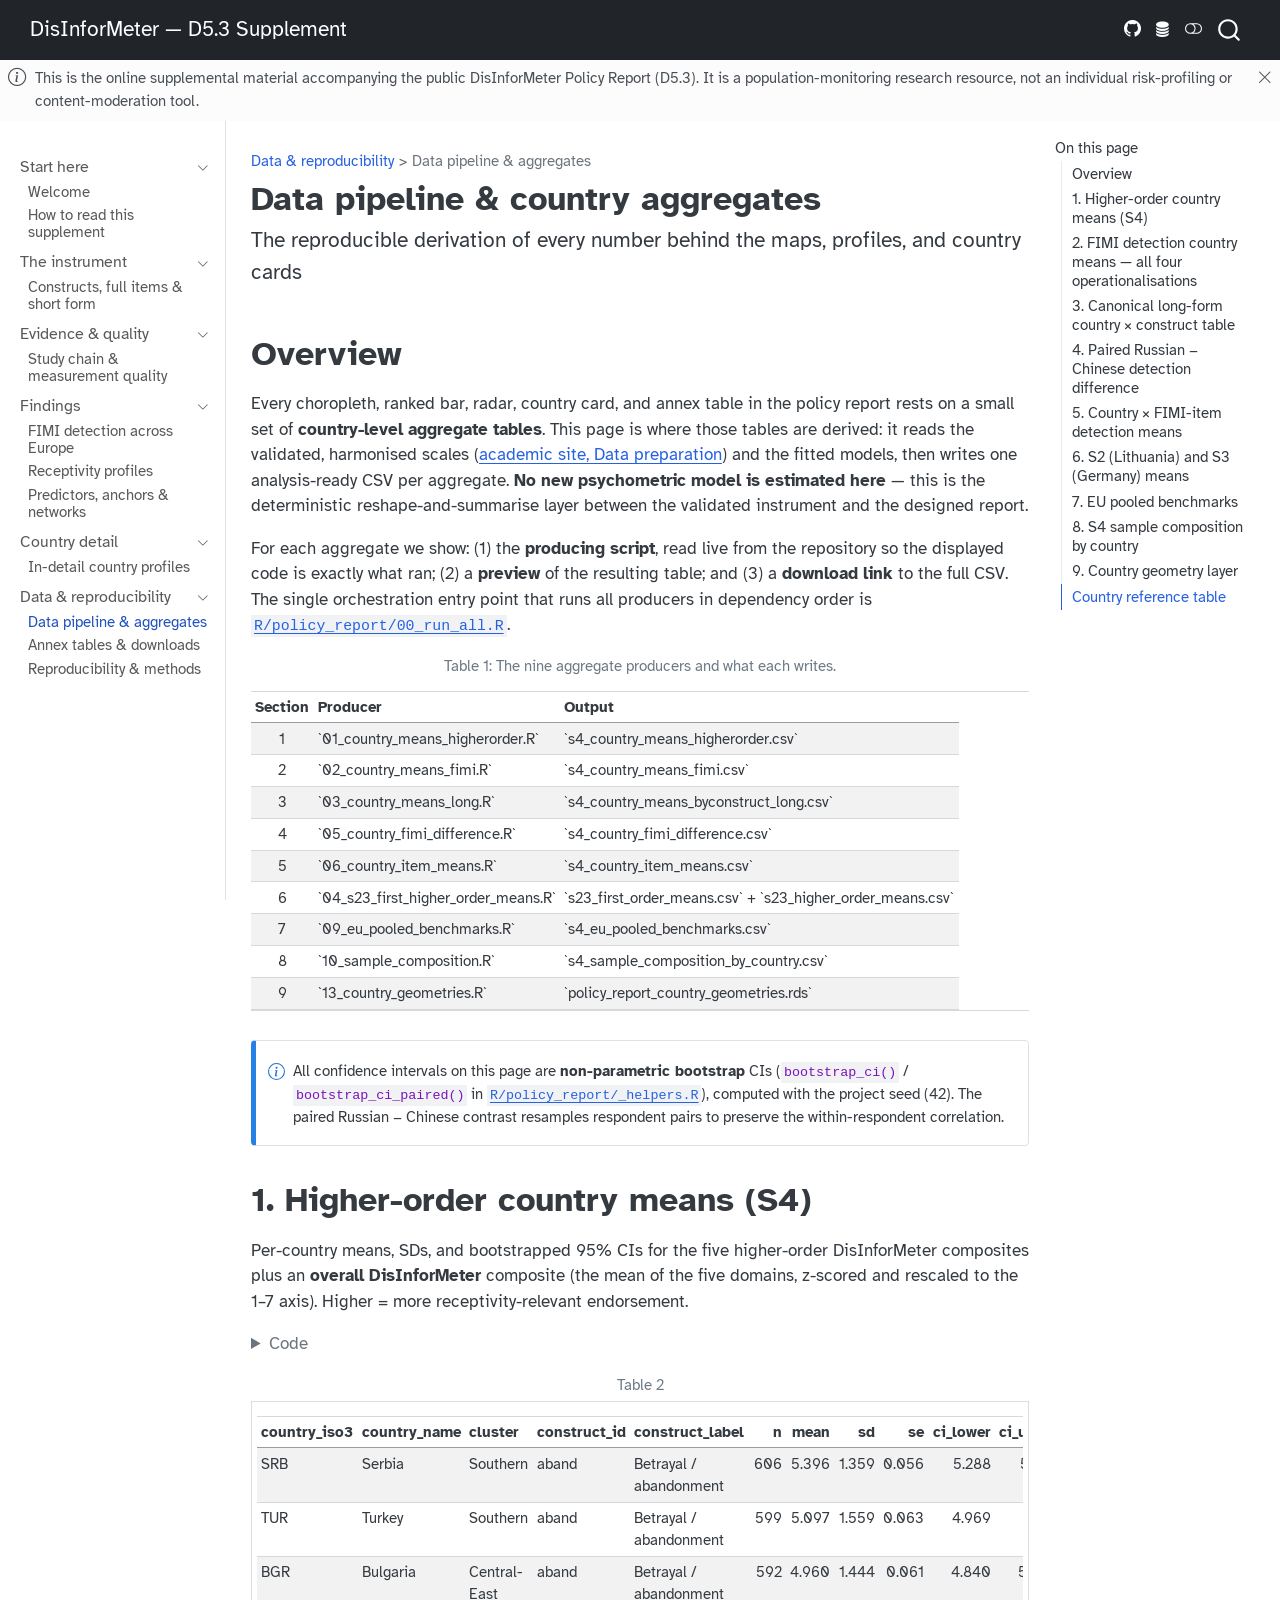
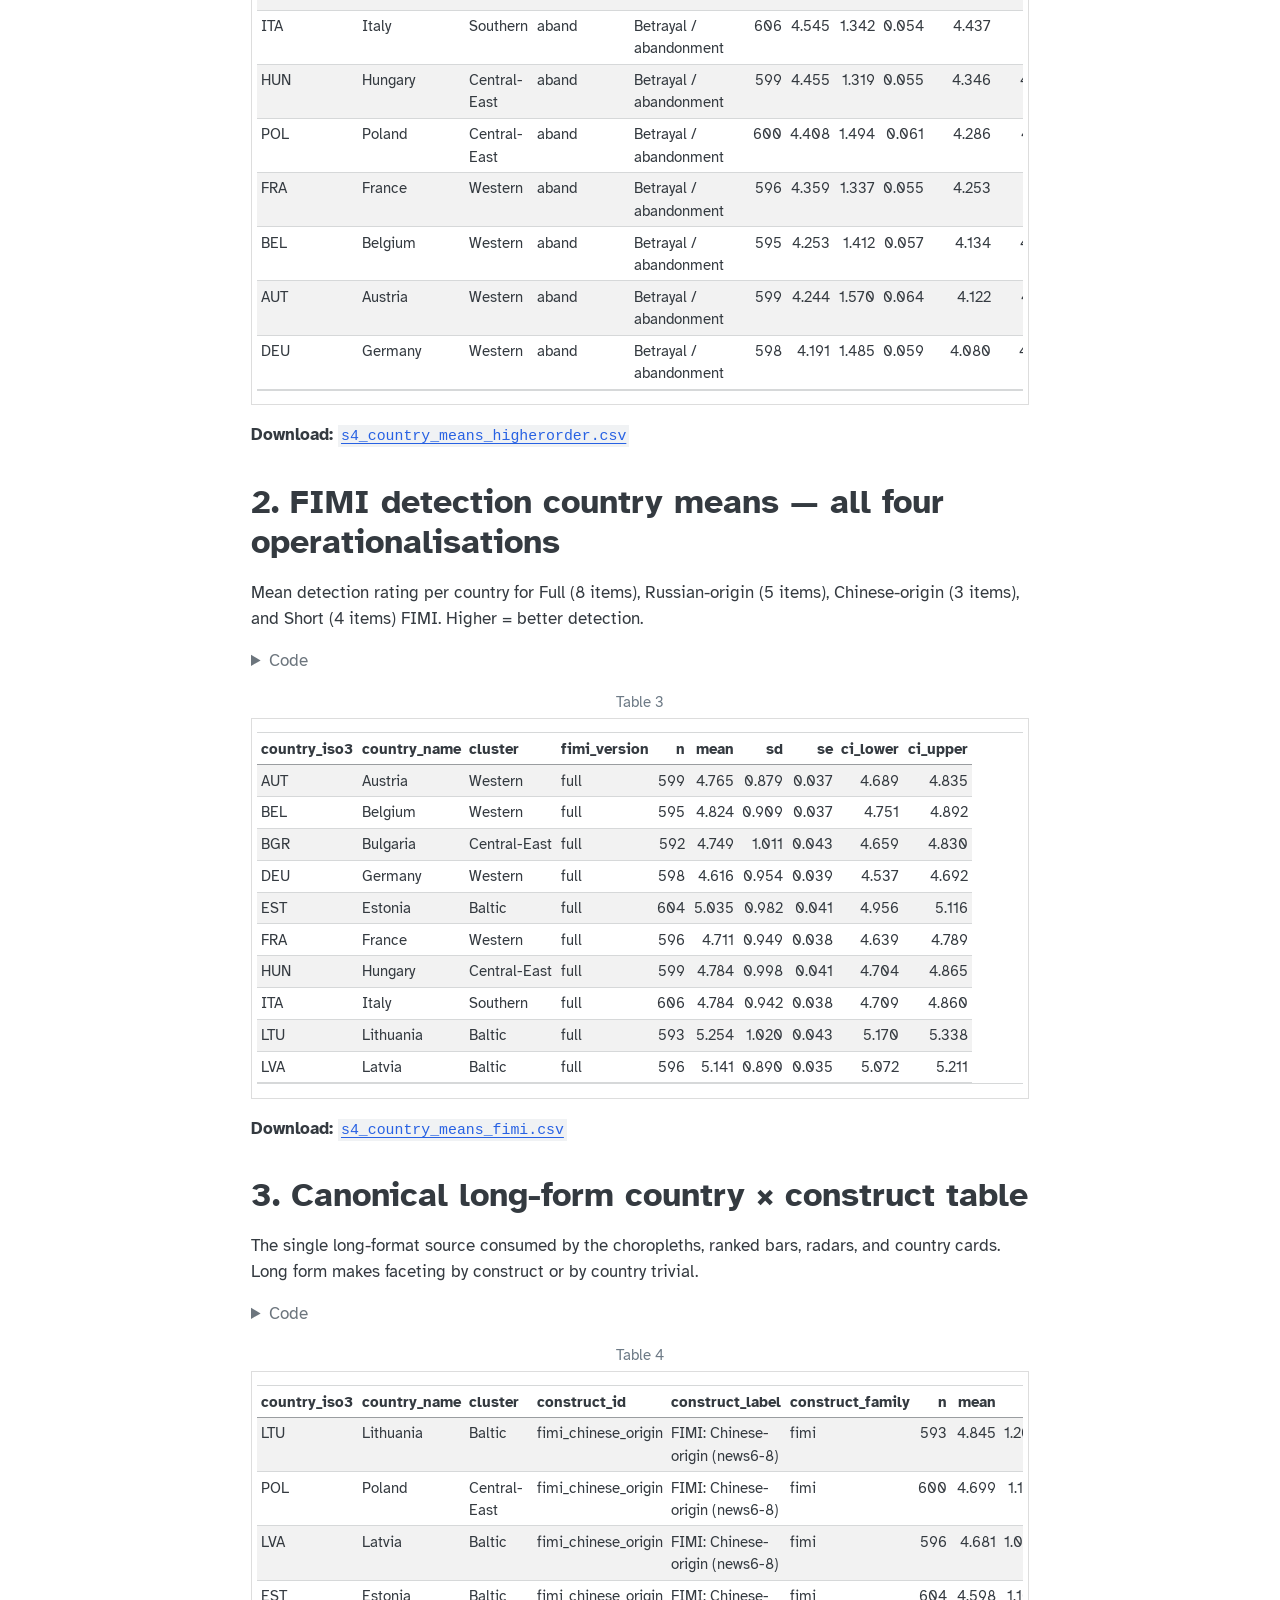
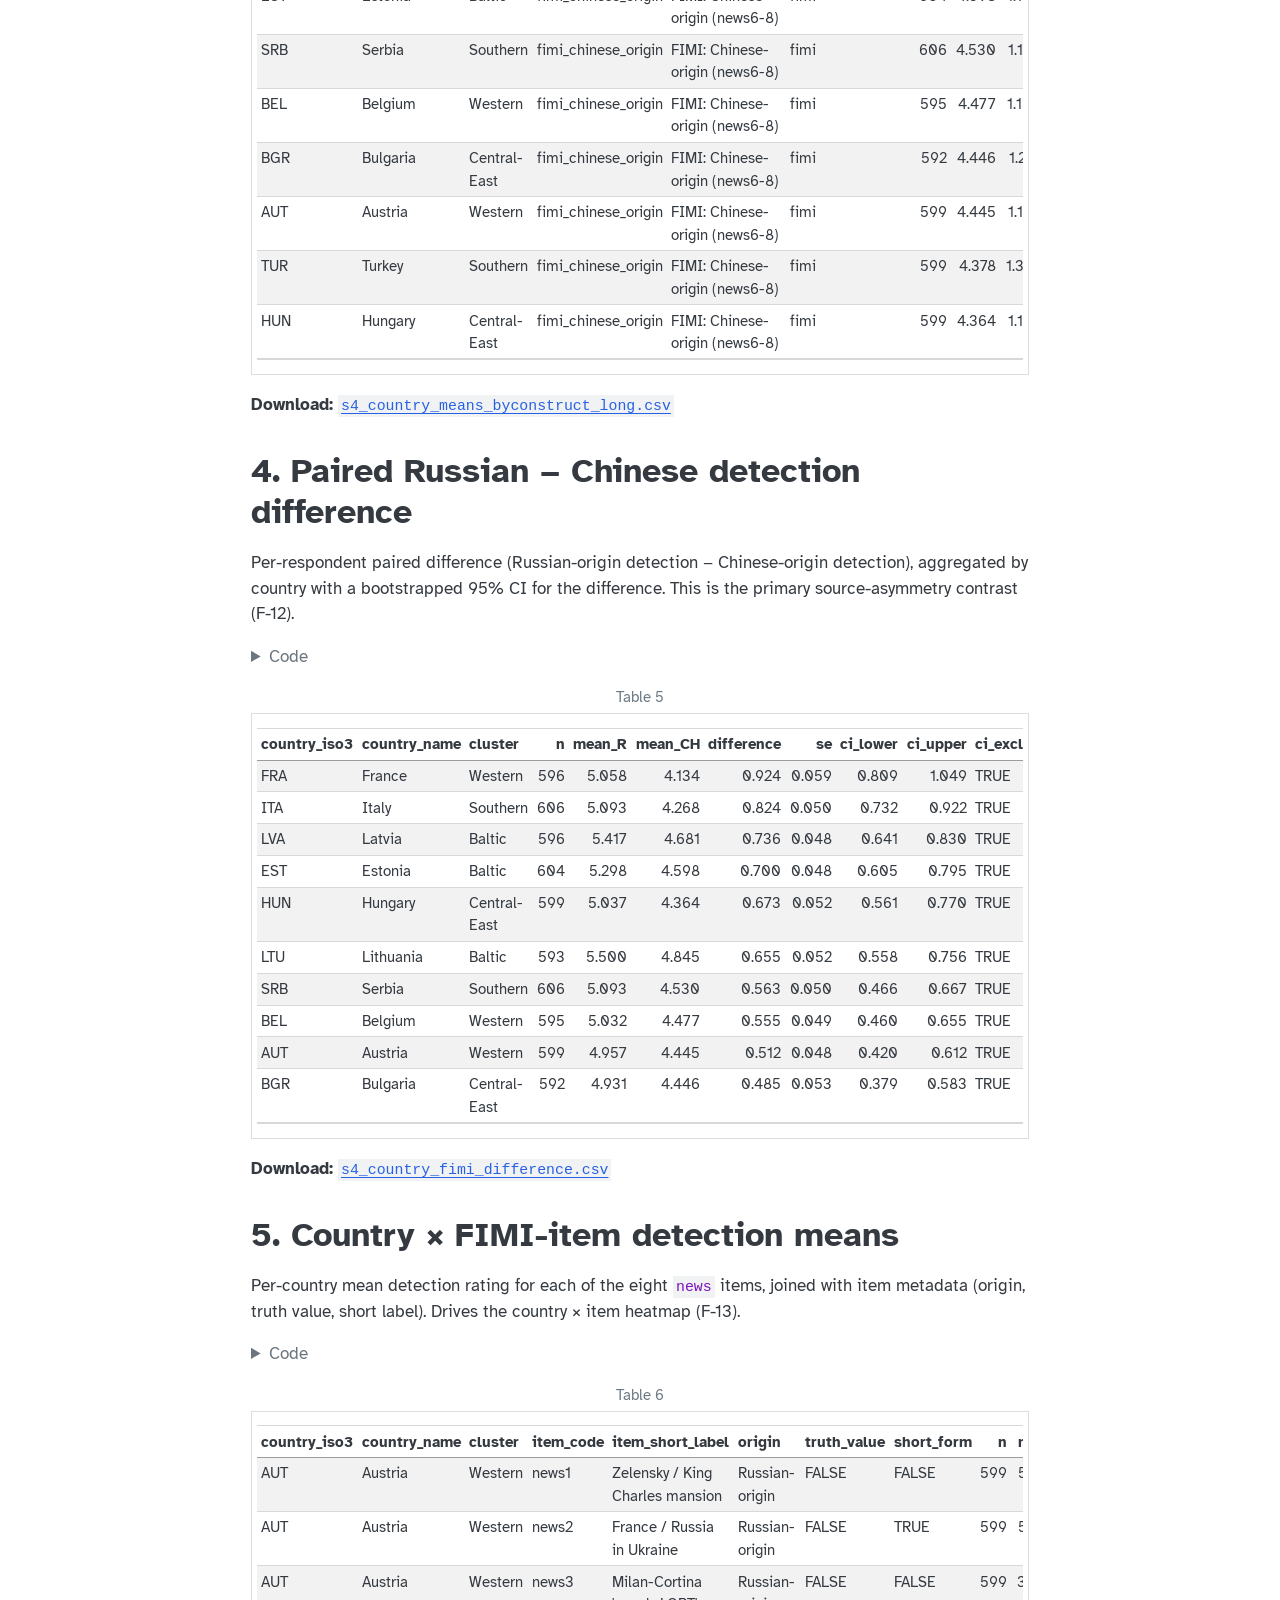
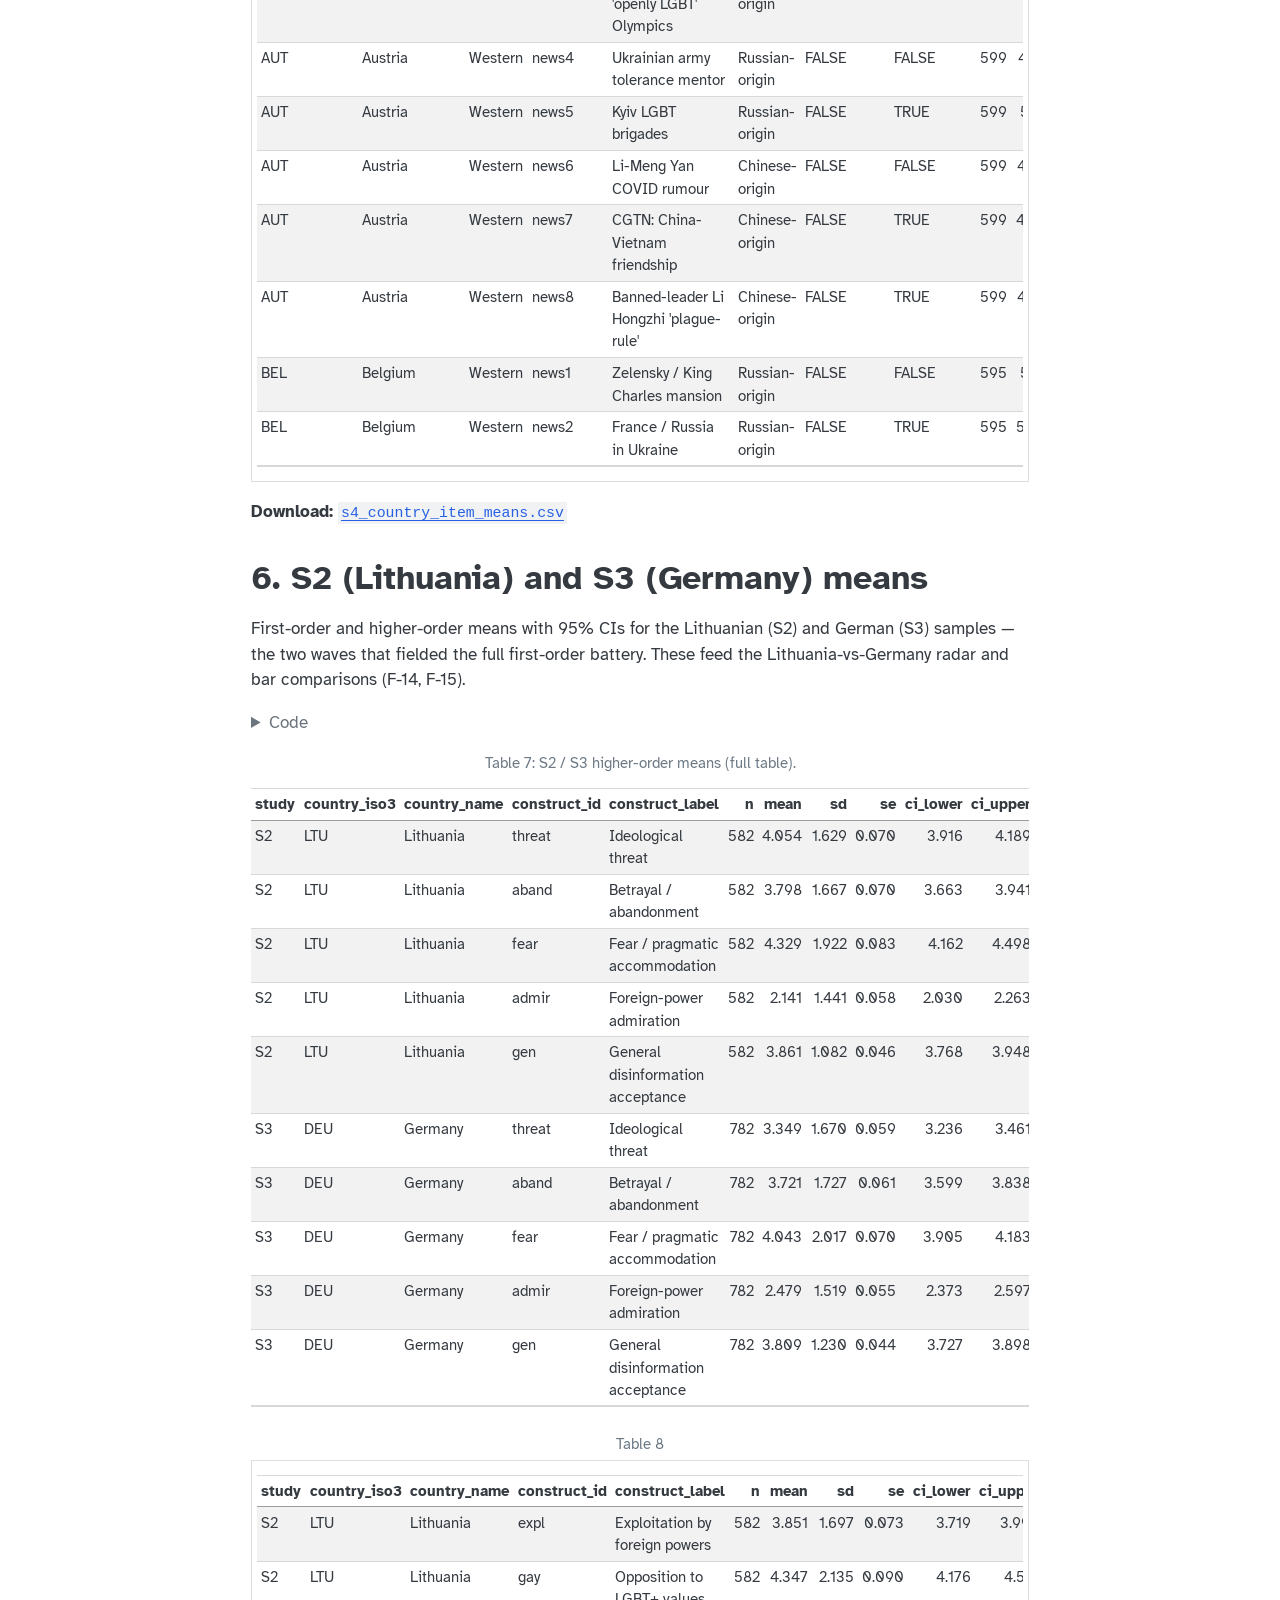
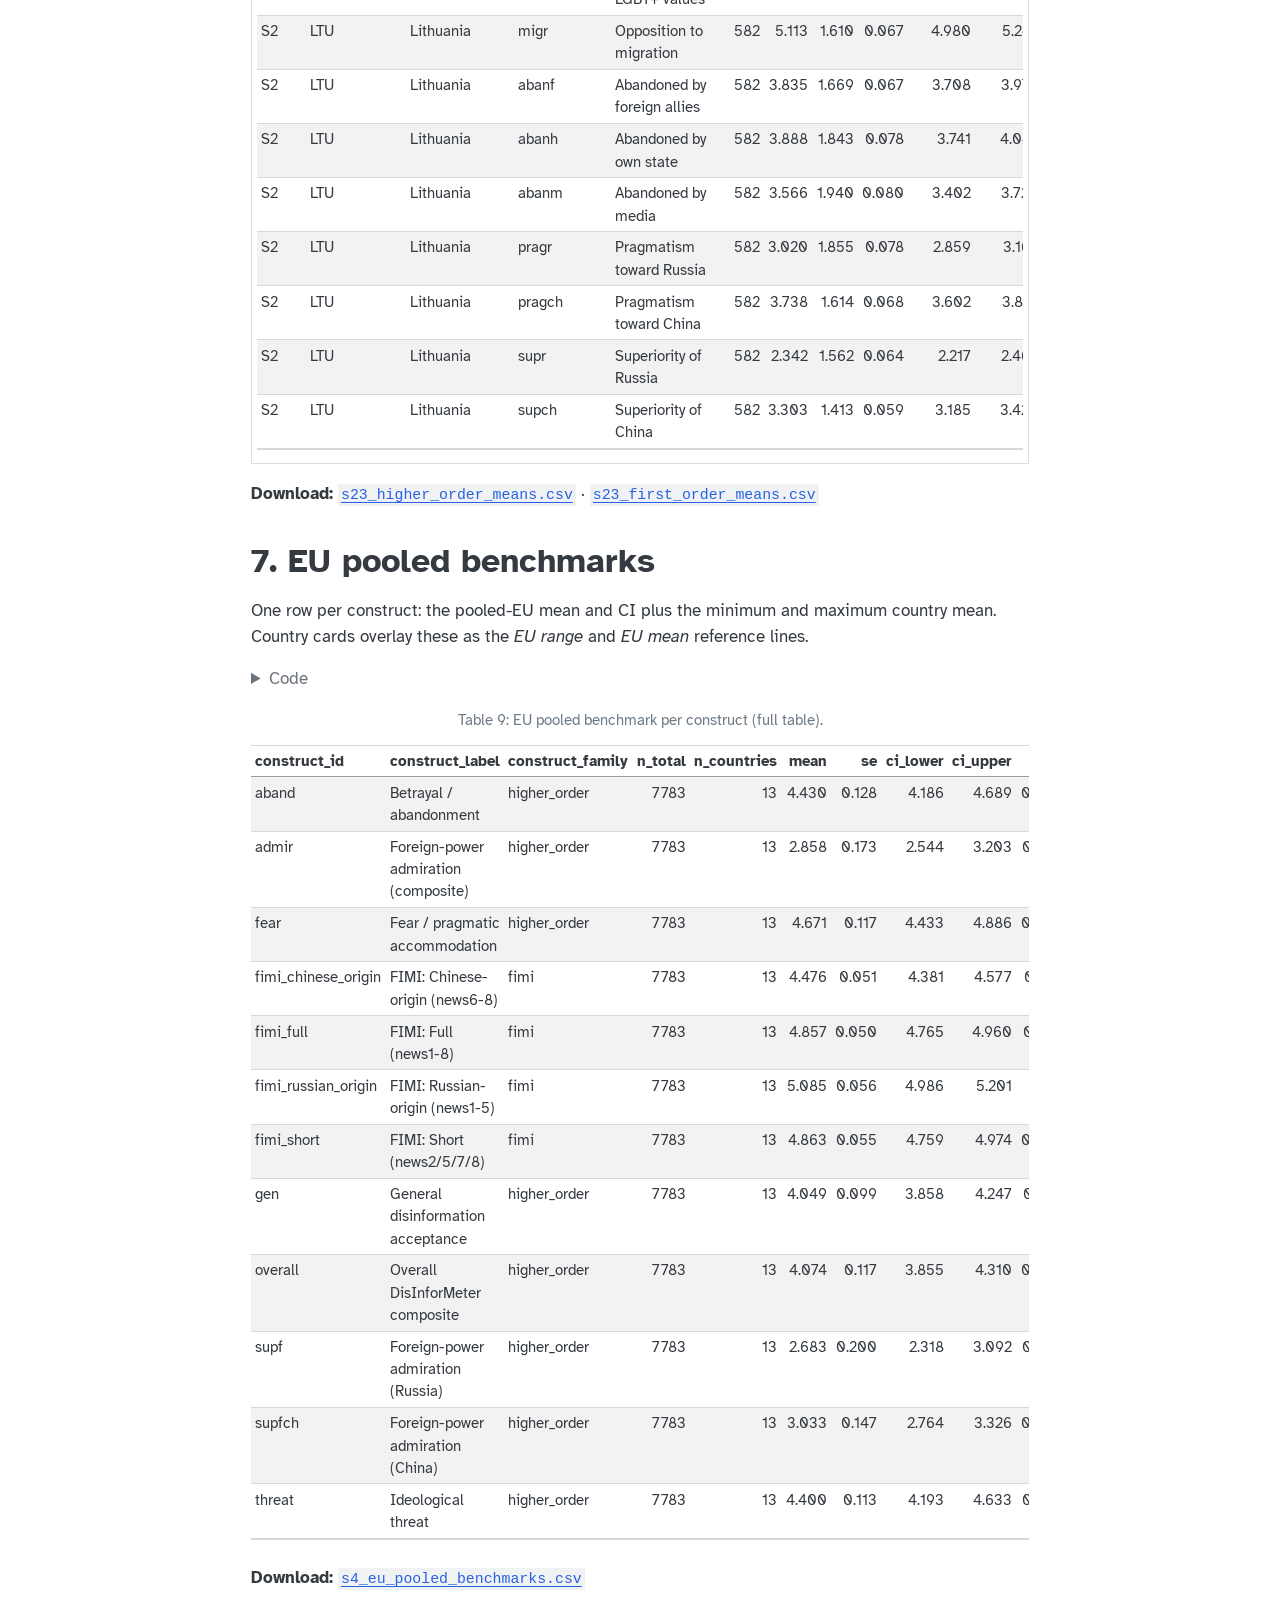
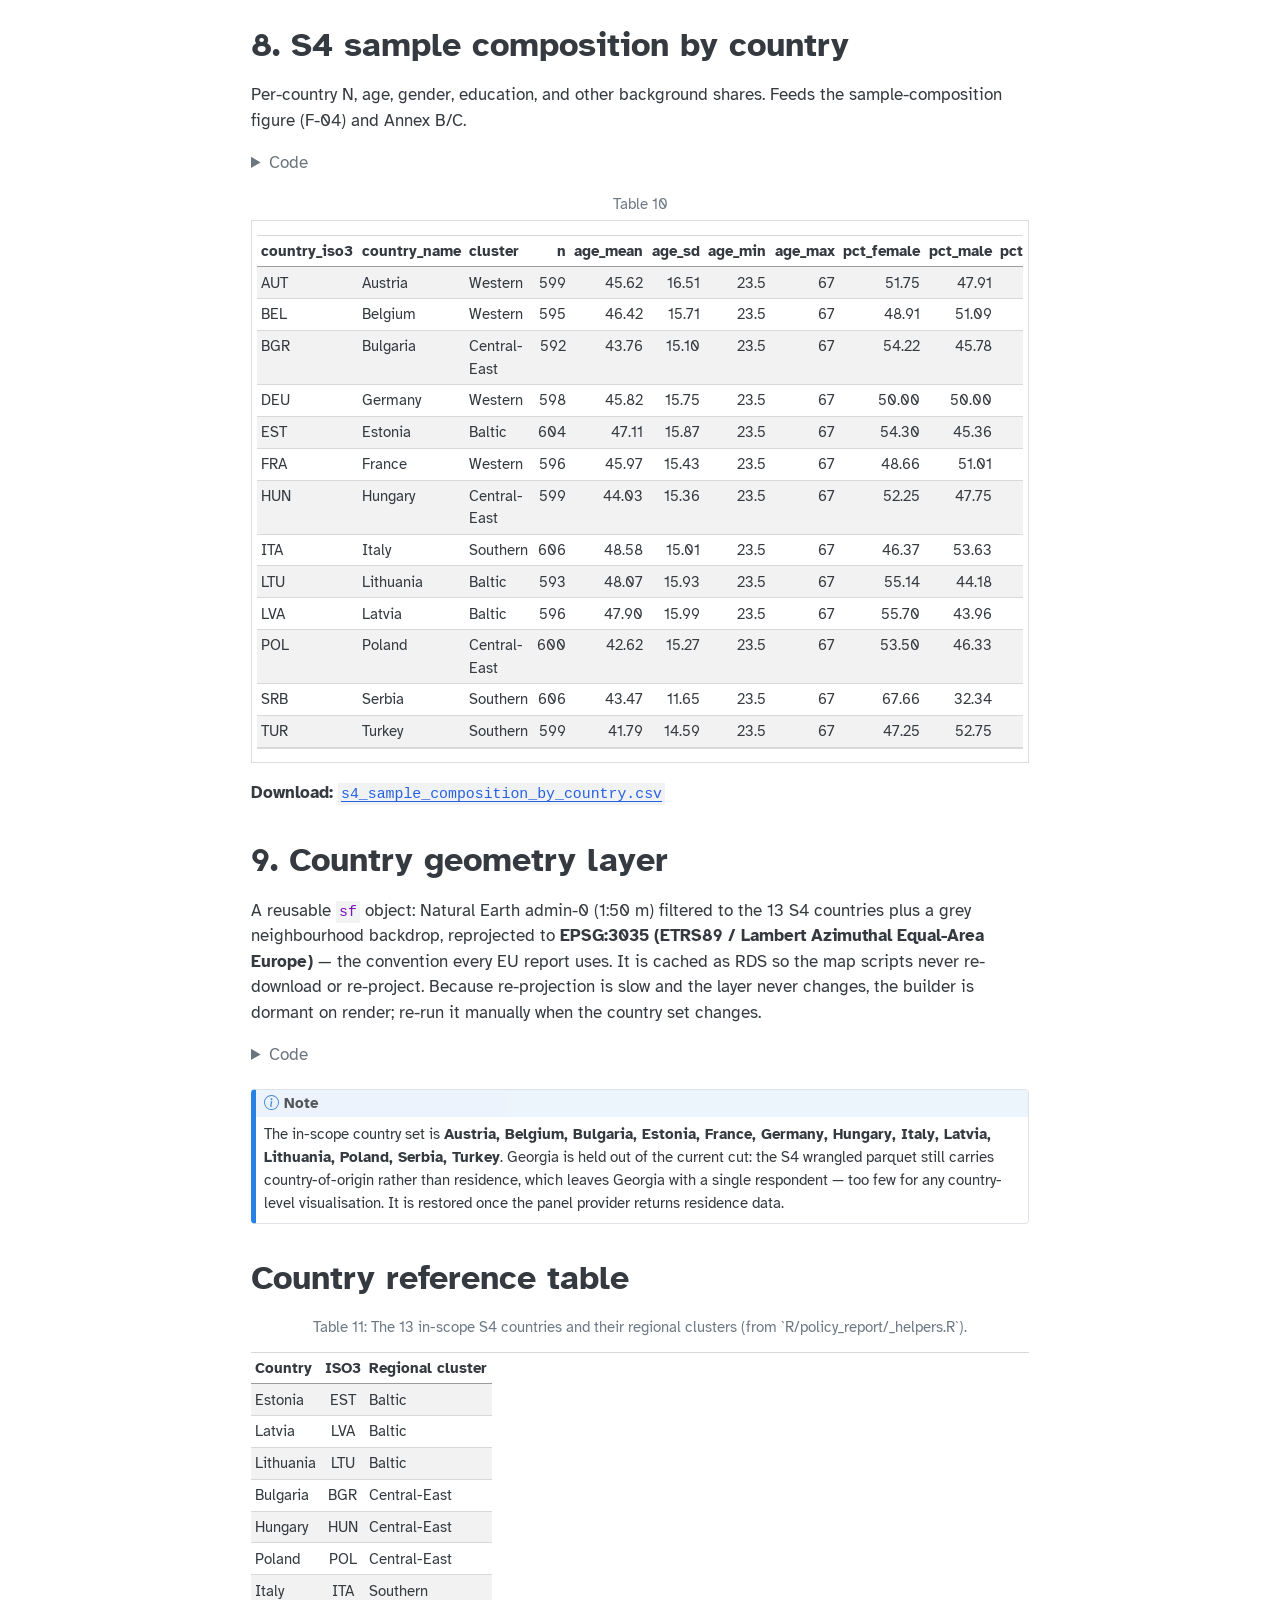
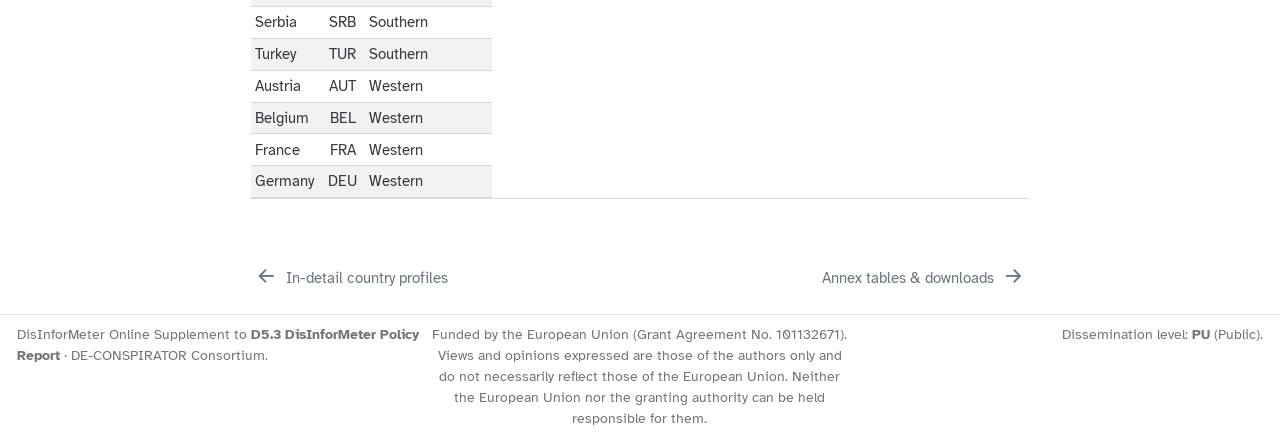
<file: 07a-aggregates-and-geometries.html>
<!DOCTYPE html>
<html xmlns="http://www.w3.org/1999/xhtml" lang="en" xml:lang="en"><head>
<meta http-equiv="Content-Type" content="text/html; charset=UTF-8">
<meta charset="utf-8">
<meta name="generator" content="quarto-1.9.37">
<meta name="viewport" content="width=device-width, initial-scale=1.0, user-scalable=yes">
<title>Data pipeline &amp; country aggregates – DisInforMeter — D5.3 Supplement</title>
<style>
/* Default styles provided by pandoc.
** See https://pandoc.org/MANUAL.html#variables-for-html for config info.
*/
code{white-space: pre-wrap;}
span.smallcaps{font-variant: small-caps;}
div.columns{display: flex; gap: min(4vw, 1.5em);}
div.column{flex: auto; overflow-x: auto;}
div.hanging-indent{margin-left: 1.5em; text-indent: -1.5em;}
ul.task-list{list-style: none;}
ul.task-list li input[type="checkbox"] {
  width: 0.8em;
  margin: 0 0.8em 0.2em -1em; /* quarto-specific, see https://github.com/quarto-dev/quarto-cli/issues/4556 */ 
  vertical-align: middle;
}
/* CSS for syntax highlighting */
html { -webkit-text-size-adjust: 100%; }
pre > code.sourceCode { white-space: pre; position: relative; }
pre > code.sourceCode > span { display: inline-block; line-height: 1.25; }
pre > code.sourceCode > span:empty { height: 1.2em; }
.sourceCode { overflow: visible; }
code.sourceCode > span { color: inherit; text-decoration: inherit; }
div.sourceCode { margin: 1em 0; }
pre.sourceCode { margin: 0; }
@media screen {
div.sourceCode { overflow: auto; }
}
@media print {
pre > code.sourceCode { white-space: pre-wrap; }
pre > code.sourceCode > span { text-indent: -5em; padding-left: 5em; }
}
pre.numberSource code
  { counter-reset: source-line 0; }
pre.numberSource code > span
  { position: relative; left: -4em; counter-increment: source-line; }
pre.numberSource code > span > a:first-child::before
  { content: counter(source-line);
    position: relative; left: -1em; text-align: right; vertical-align: baseline;
    border: none; display: inline-block;
    -webkit-touch-callout: none; -webkit-user-select: none;
    -khtml-user-select: none; -moz-user-select: none;
    -ms-user-select: none; user-select: none;
    padding: 0 4px; width: 4em;
  }
pre.numberSource { margin-left: 3em;  padding-left: 4px; }
div.sourceCode
  {   }
@media screen {
pre > code.sourceCode > span > a:first-child::before { text-decoration: underline; }
}
</style>

<script src="site_libs/quarto-nav/quarto-nav.js"></script>
<script src="site_libs/quarto-nav/headroom.min.js"></script>
<script src="site_libs/clipboard/clipboard.min.js"></script>
<script src="site_libs/quarto-search/autocomplete.umd.js"></script>
<script src="site_libs/quarto-search/fuse.min.js"></script>
<script src="site_libs/quarto-search/quarto-search.js"></script>
<meta name="quarto:offset" content="./">
<link href="./07h-annex-tables.html" rel="next">
<link href="./07f-country-snapshots.html" rel="prev">
<link href="./assets/images/favicon.ico" rel="icon">
<script src="site_libs/quarto-html/quarto.js" type="module"></script>
<script src="site_libs/quarto-html/tabsets/tabsets.js" type="module"></script>
<script src="site_libs/quarto-html/popper.min.js"></script>
<script src="site_libs/quarto-html/tippy.umd.min.js"></script>
<script src="site_libs/quarto-html/anchor.min.js"></script>
<link href="site_libs/quarto-html/tippy.css" rel="stylesheet">
<link href="site_libs/quarto-html/quarto-syntax-highlighting-f81f3c79f694eaf6f88ebcce70241f9e.css" rel="stylesheet" class="quarto-color-scheme" id="quarto-text-highlighting-styles">
<link href="site_libs/quarto-html/quarto-syntax-highlighting-dark-f81f3c79f694eaf6f88ebcce70241f9e.css" rel="stylesheet" class="quarto-color-scheme quarto-color-alternate" id="quarto-text-highlighting-styles">
<link href="site_libs/quarto-html/quarto-syntax-highlighting-f81f3c79f694eaf6f88ebcce70241f9e.css" rel="stylesheet" class="quarto-color-scheme-extra" id="quarto-text-highlighting-styles">
<script src="site_libs/bootstrap/bootstrap.min.js"></script>
<link href="site_libs/bootstrap/bootstrap-icons.css" rel="stylesheet">
<link href="site_libs/bootstrap/bootstrap-fcb0ab56b32f3512ab1d16b0c7e6946d.min.css" rel="stylesheet" append-hash="true" class="quarto-color-scheme" id="quarto-bootstrap" data-mode="light">
<link href="site_libs/bootstrap/bootstrap-dark-446c81a3c13060545cfb2364b311f8ea.min.css" rel="stylesheet" append-hash="true" class="quarto-color-scheme quarto-color-alternate" id="quarto-bootstrap" data-mode="dark">
<link href="site_libs/bootstrap/bootstrap-fcb0ab56b32f3512ab1d16b0c7e6946d.min.css" rel="stylesheet" append-hash="true" class="quarto-color-scheme-extra" id="quarto-bootstrap" data-mode="light"><script id="quarto-search-options" type="application/json">{
  "location": "navbar",
  "copy-button": false,
  "collapse-after": 3,
  "panel-placement": "end",
  "type": "overlay",
  "limit": 50,
  "keyboard-shortcut": [
    "f",
    "/",
    "s"
  ],
  "show-item-context": false,
  "language": {
    "search-no-results-text": "No results",
    "search-matching-documents-text": "matching documents",
    "search-copy-link-title": "Copy link to search",
    "search-hide-matches-text": "Hide additional matches",
    "search-more-match-text": "more match in this document",
    "search-more-matches-text": "more matches in this document",
    "search-clear-button-title": "Clear",
    "search-text-placeholder": "",
    "search-detached-cancel-button-title": "Cancel",
    "search-submit-button-title": "Submit",
    "search-label": "Search"
  }
}</script><script src="site_libs/kePrint-0.0.1/kePrint.js"></script><link href="site_libs/lightable-0.0.1/lightable.css" rel="stylesheet">
<link rel="stylesheet" href="styles.css">
<meta property="og:title" content="Data pipeline &amp; country aggregates – DisInforMeter — D5.3 Supplement">
<meta property="og:description" content="The reproducible derivation of every number behind the maps, profiles, and country cards">
<meta property="og:site_name" content="DisInforMeter — D5.3 Supplement">
<meta name="twitter:title" content="Data pipeline &amp; country aggregates – DisInforMeter — D5.3 Supplement">
<meta name="twitter:description" content="The reproducible derivation of every number behind the maps, profiles, and country cards">
<meta name="twitter:card" content="summary">
</head>
<body class="nav-sidebar docked nav-fixed quarto-light"><script id="quarto-html-before-body" type="application/javascript">
    const toggleBodyColorMode = (bsSheetEl) => {
      const mode = bsSheetEl.getAttribute("data-mode");
      const bodyEl = window.document.querySelector("body");
      if (mode === "dark") {
        bodyEl.classList.add("quarto-dark");
        bodyEl.classList.remove("quarto-light");
      } else {
        bodyEl.classList.add("quarto-light");
        bodyEl.classList.remove("quarto-dark");
      }
    }
    const toggleBodyColorPrimary = () => {
      const bsSheetEl = window.document.querySelector("link#quarto-bootstrap:not([rel=disabled-stylesheet])");
      if (bsSheetEl) {
        toggleBodyColorMode(bsSheetEl);
      }
    }
    const setColorSchemeToggle = (alternate) => {
      const toggles = window.document.querySelectorAll('.quarto-color-scheme-toggle');
      for (let i=0; i < toggles.length; i++) {
        const toggle = toggles[i];
        if (toggle) {
          if (alternate) {
            toggle.classList.add("alternate");
          } else {
            toggle.classList.remove("alternate");
          }
        }
      }
    };
    const toggleColorMode = (alternate) => {
      // Switch the stylesheets
      const primaryStylesheets = window.document.querySelectorAll('link.quarto-color-scheme:not(.quarto-color-alternate)');
      const alternateStylesheets = window.document.querySelectorAll('link.quarto-color-scheme.quarto-color-alternate');
      manageTransitions('#quarto-margin-sidebar .nav-link', false);
      if (alternate) {
        // note: dark is layered on light, we don't disable primary!
        enableStylesheet(alternateStylesheets);
        for (const sheetNode of alternateStylesheets) {
          if (sheetNode.id === "quarto-bootstrap") {
            toggleBodyColorMode(sheetNode);
          }
        }
      } else {
        disableStylesheet(alternateStylesheets);
        enableStylesheet(primaryStylesheets)
        toggleBodyColorPrimary();
      }
      manageTransitions('#quarto-margin-sidebar .nav-link', true);
      // Switch the toggles
      setColorSchemeToggle(alternate)
      // Hack to workaround the fact that safari doesn't
      // properly recolor the scrollbar when toggling (#1455)
      if (navigator.userAgent.indexOf('Safari') > 0 && navigator.userAgent.indexOf('Chrome') == -1) {
        manageTransitions("body", false);
        window.scrollTo(0, 1);
        setTimeout(() => {
          window.scrollTo(0, 0);
          manageTransitions("body", true);
        }, 40);
      }
    }
    const disableStylesheet = (stylesheets) => {
      for (let i=0; i < stylesheets.length; i++) {
        const stylesheet = stylesheets[i];
        stylesheet.rel = 'disabled-stylesheet';
      }
    }
    const enableStylesheet = (stylesheets) => {
      for (let i=0; i < stylesheets.length; i++) {
        const stylesheet = stylesheets[i];
        if(stylesheet.rel !== 'stylesheet') { // for Chrome, which will still FOUC without this check
          stylesheet.rel = 'stylesheet';
        }
      }
    }
    const manageTransitions = (selector, allowTransitions) => {
      const els = window.document.querySelectorAll(selector);
      for (let i=0; i < els.length; i++) {
        const el = els[i];
        if (allowTransitions) {
          el.classList.remove('notransition');
        } else {
          el.classList.add('notransition');
        }
      }
    }
    const isFileUrl = () => {
      return window.location.protocol === 'file:';
    }
    const hasAlternateSentinel = () => {
      let styleSentinel = getColorSchemeSentinel();
      if (styleSentinel !== null) {
        return styleSentinel === "alternate";
      } else {
        return false;
      }
    }
    const setStyleSentinel = (alternate) => {
      const value = alternate ? "alternate" : "default";
      if (!isFileUrl()) {
        window.localStorage.setItem("quarto-color-scheme", value);
      } else {
        localAlternateSentinel = value;
      }
    }
    const getColorSchemeSentinel = () => {
      if (!isFileUrl()) {
        const storageValue = window.localStorage.getItem("quarto-color-scheme");
        return storageValue != null ? storageValue : localAlternateSentinel;
      } else {
        return localAlternateSentinel;
      }
    }
    const toggleGiscusIfUsed = (isAlternate, darkModeDefault) => {
      const baseTheme = document.querySelector('#giscus-base-theme')?.value ?? 'light';
      const alternateTheme = document.querySelector('#giscus-alt-theme')?.value ?? 'dark';
      let newTheme = '';
      if(authorPrefersDark) {
        newTheme = isAlternate ? baseTheme : alternateTheme;
      } else {
        newTheme = isAlternate ? alternateTheme : baseTheme;
      }
      const changeGiscusTheme = () => {
        // From: https://github.com/giscus/giscus/issues/336
        const sendMessage = (message) => {
          const iframe = document.querySelector('iframe.giscus-frame');
          if (!iframe) return;
          iframe.contentWindow.postMessage({ giscus: message }, 'https://giscus.app');
        }
        sendMessage({
          setConfig: {
            theme: newTheme
          }
        });
      }
      const isGiscussLoaded = window.document.querySelector('iframe.giscus-frame') !== null;
      if (isGiscussLoaded) {
        changeGiscusTheme();
      }
    };
    const authorPrefersDark = false;
    const darkModeDefault = authorPrefersDark;
      document.querySelector('link#quarto-text-highlighting-styles.quarto-color-scheme-extra').rel = 'disabled-stylesheet';
      document.querySelector('link#quarto-bootstrap.quarto-color-scheme-extra').rel = 'disabled-stylesheet';
    let localAlternateSentinel = darkModeDefault ? 'alternate' : 'default';
    // Dark / light mode switch
    window.quartoToggleColorScheme = () => {
      // Read the current dark / light value
      let toAlternate = !hasAlternateSentinel();
      toggleColorMode(toAlternate);
      setStyleSentinel(toAlternate);
      toggleGiscusIfUsed(toAlternate, darkModeDefault);
      window.dispatchEvent(new Event('resize'));
    };
    // Switch to dark mode if need be
    if (hasAlternateSentinel()) {
      toggleColorMode(true);
    } else {
      toggleColorMode(false);
    }
  </script>

<div id="quarto-search-results"></div>
  <header id="quarto-header" class="headroom fixed-top"><nav class="navbar navbar-expand-lg " data-bs-theme="dark"><div class="navbar-container container-fluid">
      <div class="navbar-brand-container mx-auto">
    <a class="navbar-brand" href="./index.html">
    <span class="navbar-title">DisInforMeter — D5.3 Supplement</span>
    </a>
  </div>
        <div class="quarto-navbar-tools tools-wide tools-end">
    <a href="https://github.com/TheDataFlowCompany/disinformeter-policy-report-supplement" title="Source repository" class="quarto-navigation-tool px-1" aria-label="Source repository"><i class="bi bi-github"></i></a>
    <a href="https://osf.io/" title="OSF reuse package (forthcoming)" class="quarto-navigation-tool px-1" aria-label="OSF reuse package (forthcoming)"><i class="bi bi-database-fill"></i></a>
  <a href="" class="quarto-color-scheme-toggle quarto-navigation-tool  px-1" onclick="window.quartoToggleColorScheme(); return false;" title="Toggle dark mode"><i class="bi"></i></a>
</div>
          <div id="quarto-search" class="" title="Search"></div>
      </div> <!-- /container-fluid -->
    </nav><nav class="quarto-secondary-nav"><div class="container-fluid d-flex">
      <button type="button" class="quarto-btn-toggle btn" data-bs-toggle="collapse" role="button" data-bs-target=".quarto-sidebar-collapse-item" aria-controls="quarto-sidebar" aria-expanded="false" aria-label="Toggle sidebar navigation" onclick="if (window.quartoToggleHeadroom) { window.quartoToggleHeadroom(); }">
        <i class="bi bi-layout-text-sidebar-reverse"></i>
      </button>
        <nav class="quarto-page-breadcrumbs" aria-label="breadcrumb"><ol class="breadcrumb"><li class="breadcrumb-item"><a href="./07a-aggregates-and-geometries.html">Data &amp; reproducibility</a></li><li class="breadcrumb-item"><a href="./07a-aggregates-and-geometries.html">Data pipeline &amp; aggregates</a></li></ol></nav>
        <a class="flex-grow-1" role="navigation" data-bs-toggle="collapse" data-bs-target=".quarto-sidebar-collapse-item" aria-controls="quarto-sidebar" aria-expanded="false" aria-label="Toggle sidebar navigation" onclick="if (window.quartoToggleHeadroom) { window.quartoToggleHeadroom(); }">      
        </a>
    </div>
  </nav><div id="quarto-announcement" data-announcement-id="80f0575ad15847184ecdc19cbdd7e9df" class="alert alert-light hidden">
<i class="bi bi-info-circle quarto-announcement-icon"></i><div class="quarto-announcement-content">
<p>This is the online supplemental material accompanying the public DisInforMeter Policy Report (D5.3). It is a population-monitoring research resource, not an individual risk-profiling or content-moderation tool.</p>
</div>
<i class="bi bi-x-lg quarto-announcement-action"></i>
</div>
</header><!-- content --><div id="quarto-content" class="quarto-container page-columns page-rows-contents page-layout-article page-navbar">
<!-- sidebar -->
  <nav id="quarto-sidebar" class="sidebar collapse collapse-horizontal quarto-sidebar-collapse-item sidebar-navigation docked overflow-auto"><div class="sidebar-menu-container"> 
    <ul class="list-unstyled mt-1">
<li class="sidebar-item sidebar-item-section">
      <div class="sidebar-item-container"> 
            <a class="sidebar-item-text sidebar-link text-start" data-bs-toggle="collapse" data-bs-target="#quarto-sidebar-section-1" role="navigation" aria-expanded="true">
 <span class="menu-text">Start here</span></a>
          <a class="sidebar-item-toggle text-start" data-bs-toggle="collapse" data-bs-target="#quarto-sidebar-section-1" role="navigation" aria-expanded="true" aria-label="Toggle section">
            <i class="bi bi-chevron-right ms-2"></i>
          </a> 
      </div>
      <ul id="quarto-sidebar-section-1" class="collapse list-unstyled sidebar-section depth1 show">
<li class="sidebar-item">
  <div class="sidebar-item-container"> 
  <a href="./index.html" class="sidebar-item-text sidebar-link">
 <span class="menu-text">Welcome</span></a>
  </div>
</li>
          <li class="sidebar-item">
  <div class="sidebar-item-container"> 
  <a href="./07-overview.html" class="sidebar-item-text sidebar-link">
 <span class="menu-text">How to read this supplement</span></a>
  </div>
</li>
      </ul>
</li>
        <li class="sidebar-item sidebar-item-section">
      <div class="sidebar-item-container"> 
            <a class="sidebar-item-text sidebar-link text-start" data-bs-toggle="collapse" data-bs-target="#quarto-sidebar-section-2" role="navigation" aria-expanded="true">
 <span class="menu-text">The instrument</span></a>
          <a class="sidebar-item-toggle text-start" data-bs-toggle="collapse" data-bs-target="#quarto-sidebar-section-2" role="navigation" aria-expanded="true" aria-label="Toggle section">
            <i class="bi bi-chevron-right ms-2"></i>
          </a> 
      </div>
      <ul id="quarto-sidebar-section-2" class="collapse list-unstyled sidebar-section depth1 show">
<li class="sidebar-item">
  <div class="sidebar-item-container"> 
  <a href="./07b-construct-reference.html" class="sidebar-item-text sidebar-link">
 <span class="menu-text">Constructs, full items &amp; short form</span></a>
  </div>
</li>
      </ul>
</li>
        <li class="sidebar-item sidebar-item-section">
      <div class="sidebar-item-container"> 
            <a class="sidebar-item-text sidebar-link text-start" data-bs-toggle="collapse" data-bs-target="#quarto-sidebar-section-3" role="navigation" aria-expanded="true">
 <span class="menu-text">Evidence &amp; quality</span></a>
          <a class="sidebar-item-toggle text-start" data-bs-toggle="collapse" data-bs-target="#quarto-sidebar-section-3" role="navigation" aria-expanded="true" aria-label="Toggle section">
            <i class="bi bi-chevron-right ms-2"></i>
          </a> 
      </div>
      <ul id="quarto-sidebar-section-3" class="collapse list-unstyled sidebar-section depth1 show">
<li class="sidebar-item">
  <div class="sidebar-item-container"> 
  <a href="./07g-schematics.html" class="sidebar-item-text sidebar-link">
 <span class="menu-text">Study chain &amp; measurement quality</span></a>
  </div>
</li>
      </ul>
</li>
        <li class="sidebar-item sidebar-item-section">
      <div class="sidebar-item-container"> 
            <a class="sidebar-item-text sidebar-link text-start" data-bs-toggle="collapse" data-bs-target="#quarto-sidebar-section-4" role="navigation" aria-expanded="true">
 <span class="menu-text">Findings</span></a>
          <a class="sidebar-item-toggle text-start" data-bs-toggle="collapse" data-bs-target="#quarto-sidebar-section-4" role="navigation" aria-expanded="true" aria-label="Toggle section">
            <i class="bi bi-chevron-right ms-2"></i>
          </a> 
      </div>
      <ul id="quarto-sidebar-section-4" class="collapse list-unstyled sidebar-section depth1 show">
<li class="sidebar-item">
  <div class="sidebar-item-container"> 
  <a href="./07c-headline-maps.html" class="sidebar-item-text sidebar-link">
 <span class="menu-text">FIMI detection across Europe</span></a>
  </div>
</li>
          <li class="sidebar-item">
  <div class="sidebar-item-container"> 
  <a href="./07d-construct-profiles.html" class="sidebar-item-text sidebar-link">
 <span class="menu-text">Receptivity profiles</span></a>
  </div>
</li>
          <li class="sidebar-item">
  <div class="sidebar-item-container"> 
  <a href="./07e-predictors-and-anchors.html" class="sidebar-item-text sidebar-link">
 <span class="menu-text">Predictors, anchors &amp; networks</span></a>
  </div>
</li>
      </ul>
</li>
        <li class="sidebar-item sidebar-item-section">
      <div class="sidebar-item-container"> 
            <a class="sidebar-item-text sidebar-link text-start" data-bs-toggle="collapse" data-bs-target="#quarto-sidebar-section-5" role="navigation" aria-expanded="true">
 <span class="menu-text">Country detail</span></a>
          <a class="sidebar-item-toggle text-start" data-bs-toggle="collapse" data-bs-target="#quarto-sidebar-section-5" role="navigation" aria-expanded="true" aria-label="Toggle section">
            <i class="bi bi-chevron-right ms-2"></i>
          </a> 
      </div>
      <ul id="quarto-sidebar-section-5" class="collapse list-unstyled sidebar-section depth1 show">
<li class="sidebar-item">
  <div class="sidebar-item-container"> 
  <a href="./07f-country-snapshots.html" class="sidebar-item-text sidebar-link">
 <span class="menu-text">In-detail country profiles</span></a>
  </div>
</li>
      </ul>
</li>
        <li class="sidebar-item sidebar-item-section">
      <div class="sidebar-item-container"> 
            <a class="sidebar-item-text sidebar-link text-start" data-bs-toggle="collapse" data-bs-target="#quarto-sidebar-section-6" role="navigation" aria-expanded="true">
 <span class="menu-text">Data &amp; reproducibility</span></a>
          <a class="sidebar-item-toggle text-start" data-bs-toggle="collapse" data-bs-target="#quarto-sidebar-section-6" role="navigation" aria-expanded="true" aria-label="Toggle section">
            <i class="bi bi-chevron-right ms-2"></i>
          </a> 
      </div>
      <ul id="quarto-sidebar-section-6" class="collapse list-unstyled sidebar-section depth1 show">
<li class="sidebar-item">
  <div class="sidebar-item-container"> 
  <a href="./07a-aggregates-and-geometries.html" class="sidebar-item-text sidebar-link active">
 <span class="menu-text">Data pipeline &amp; aggregates</span></a>
  </div>
</li>
          <li class="sidebar-item">
  <div class="sidebar-item-container"> 
  <a href="./07h-annex-tables.html" class="sidebar-item-text sidebar-link">
 <span class="menu-text">Annex tables &amp; downloads</span></a>
  </div>
</li>
          <li class="sidebar-item">
  <div class="sidebar-item-container"> 
  <a href="./07i-reproducibility.html" class="sidebar-item-text sidebar-link">
 <span class="menu-text">Reproducibility &amp; methods</span></a>
  </div>
</li>
      </ul>
</li>
    </ul>
</div>
</nav><div id="quarto-sidebar-glass" class="quarto-sidebar-collapse-item" data-bs-toggle="collapse" data-bs-target=".quarto-sidebar-collapse-item"></div>
<!-- margin-sidebar -->
    <div id="quarto-margin-sidebar" class="sidebar margin-sidebar">
        <nav id="TOC" role="doc-toc" class="toc-active"><h2 id="toc-title">On this page</h2>
   
  <ul>
<li><a href="#overview" id="toc-overview" class="nav-link active" data-scroll-target="#overview">Overview</a></li>
  <li><a href="#higher-order-country-means-s4" id="toc-higher-order-country-means-s4" class="nav-link" data-scroll-target="#higher-order-country-means-s4">1. Higher-order country means (S4)</a></li>
  <li><a href="#fimi-detection-country-means-all-four-operationalisations" id="toc-fimi-detection-country-means-all-four-operationalisations" class="nav-link" data-scroll-target="#fimi-detection-country-means-all-four-operationalisations">2. FIMI detection country means — all four operationalisations</a></li>
  <li><a href="#canonical-long-form-country-construct-table" id="toc-canonical-long-form-country-construct-table" class="nav-link" data-scroll-target="#canonical-long-form-country-construct-table">3. Canonical long-form country × construct table</a></li>
  <li><a href="#paired-russian-chinese-detection-difference" id="toc-paired-russian-chinese-detection-difference" class="nav-link" data-scroll-target="#paired-russian-chinese-detection-difference">4. Paired Russian − Chinese detection difference</a></li>
  <li><a href="#country-fimi-item-detection-means" id="toc-country-fimi-item-detection-means" class="nav-link" data-scroll-target="#country-fimi-item-detection-means">5. Country × FIMI-item detection means</a></li>
  <li><a href="#s2-lithuania-and-s3-germany-means" id="toc-s2-lithuania-and-s3-germany-means" class="nav-link" data-scroll-target="#s2-lithuania-and-s3-germany-means">6. S2 (Lithuania) and S3 (Germany) means</a></li>
  <li><a href="#eu-pooled-benchmarks" id="toc-eu-pooled-benchmarks" class="nav-link" data-scroll-target="#eu-pooled-benchmarks">7. EU pooled benchmarks</a></li>
  <li><a href="#s4-sample-composition-by-country" id="toc-s4-sample-composition-by-country" class="nav-link" data-scroll-target="#s4-sample-composition-by-country">8. S4 sample composition by country</a></li>
  <li><a href="#country-geometry-layer" id="toc-country-geometry-layer" class="nav-link" data-scroll-target="#country-geometry-layer">9. Country geometry layer</a></li>
  <li><a href="#country-reference-table" id="toc-country-reference-table" class="nav-link" data-scroll-target="#country-reference-table">Country reference table</a></li>
  </ul></nav>
    </div>
<!-- main -->
<main class="content" id="quarto-document-content"><header id="title-block-header" class="quarto-title-block default"><nav class="quarto-page-breadcrumbs quarto-title-breadcrumbs d-none d-lg-block" aria-label="breadcrumb"><ol class="breadcrumb"><li class="breadcrumb-item"><a href="./07a-aggregates-and-geometries.html">Data &amp; reproducibility</a></li><li class="breadcrumb-item"><a href="./07a-aggregates-and-geometries.html">Data pipeline &amp; aggregates</a></li></ol></nav><div class="quarto-title">
<h1 class="title">Data pipeline &amp; country aggregates</h1>
<p class="subtitle lead">The reproducible derivation of every number behind the maps, profiles, and country cards</p>
</div>



<div class="quarto-title-meta">

    
  
    
  </div>
  


</header><section id="overview" class="level1"><h1>Overview</h1>
<p>Every choropleth, ranked bar, radar, country card, and annex table in the policy report rests on a small set of <strong>country-level aggregate tables</strong>. This page is where those tables are derived: it reads the validated, harmonised scales (<a href="https://thedataflowcompany.github.io/disinformeter-scale-development-report/01-data-preparation.html">academic site, Data preparation</a>) and the fitted models, then writes one analysis-ready CSV per aggregate. <strong>No new psychometric model is estimated here</strong> — this is the deterministic reshape-and-summarise layer between the validated instrument and the designed report.</p>
<p>For each aggregate we show: (1) the <strong>producing script</strong>, read live from the repository so the displayed code is exactly what ran; (2) a <strong>preview</strong> of the resulting table; and (3) a <strong>download link</strong> to the full CSV. The single orchestration entry point that runs all producers in dependency order is <a href="https://github.com/TheDataFlowCompany/disinformeter-policy-report-supplement"><code>R/policy_report/00_run_all.R</code></a>.</p>
<div class="cell" data-layout-align="center">
<div id="tbl-pipeline-map" class="cell quarto-float quarto-figure quarto-figure-center anchored" data-layout-align="center">
<figure class="quarto-float quarto-float-tbl figure"><figcaption class="quarto-float-caption-top quarto-float-caption quarto-float-tbl" id="tbl-pipeline-map-caption-0ceaefa1-69ba-4598-a22c-09a6ac19f8ca">
Table&nbsp;1: The nine aggregate producers and what each writes.
</figcaption><div aria-describedby="tbl-pipeline-map-caption-0ceaefa1-69ba-4598-a22c-09a6ac19f8ca">
<div class="cell-output-display">
<table class="table cell caption-top table-sm table-striped small">
<thead><tr class="header">
<th style="text-align: center;" data-quarto-table-cell-role="th">Section</th>
<th style="text-align: left;" data-quarto-table-cell-role="th">Producer</th>
<th style="text-align: left;" data-quarto-table-cell-role="th">Output</th>
</tr></thead>
<tbody>
<tr class="odd">
<td style="text-align: center;">1</td>
<td style="text-align: left;">`01_country_means_higherorder.R`</td>
<td style="text-align: left;">`s4_country_means_higherorder.csv`</td>
</tr>
<tr class="even">
<td style="text-align: center;">2</td>
<td style="text-align: left;">`02_country_means_fimi.R`</td>
<td style="text-align: left;">`s4_country_means_fimi.csv`</td>
</tr>
<tr class="odd">
<td style="text-align: center;">3</td>
<td style="text-align: left;">`03_country_means_long.R`</td>
<td style="text-align: left;">`s4_country_means_byconstruct_long.csv`</td>
</tr>
<tr class="even">
<td style="text-align: center;">4</td>
<td style="text-align: left;">`05_country_fimi_difference.R`</td>
<td style="text-align: left;">`s4_country_fimi_difference.csv`</td>
</tr>
<tr class="odd">
<td style="text-align: center;">5</td>
<td style="text-align: left;">`06_country_item_means.R`</td>
<td style="text-align: left;">`s4_country_item_means.csv`</td>
</tr>
<tr class="even">
<td style="text-align: center;">6</td>
<td style="text-align: left;">`04_s23_first_higher_order_means.R`</td>
<td style="text-align: left;">`s23_first_order_means.csv` + `s23_higher_order_means.csv`</td>
</tr>
<tr class="odd">
<td style="text-align: center;">7</td>
<td style="text-align: left;">`09_eu_pooled_benchmarks.R`</td>
<td style="text-align: left;">`s4_eu_pooled_benchmarks.csv`</td>
</tr>
<tr class="even">
<td style="text-align: center;">8</td>
<td style="text-align: left;">`10_sample_composition.R`</td>
<td style="text-align: left;">`s4_sample_composition_by_country.csv`</td>
</tr>
<tr class="odd">
<td style="text-align: center;">9</td>
<td style="text-align: left;">`13_country_geometries.R`</td>
<td style="text-align: left;">`policy_report_country_geometries.rds`</td>
</tr>
</tbody>
</table>
</div>
</div>
</figure>
</div>
</div>
<div class="callout callout-style-simple callout-note">
<div class="callout-body d-flex">
<div class="callout-icon-container">
<i class="callout-icon"></i>
</div>
<div class="callout-body-container">
<p>All confidence intervals on this page are <strong>non-parametric bootstrap</strong> CIs (<code>bootstrap_ci()</code> / <code>bootstrap_ci_paired()</code> in <a href="https://github.com/TheDataFlowCompany/disinformeter-policy-report-supplement"><code>R/policy_report/_helpers.R</code></a>), computed with the project seed (42). The paired Russian − Chinese contrast resamples respondent pairs to preserve the within-respondent correlation.</p>
</div>
</div>
</div>
</section><section id="higher-order-country-means-s4" class="level1"><h1>1. Higher-order country means (S4)</h1>
<p>Per-country means, SDs, and bootstrapped 95% CIs for the five higher-order DisInforMeter composites plus an <strong>overall DisInforMeter</strong> composite (the mean of the five domains, z-scored and rescaled to the 1–7 axis). Higher = more receptivity-relevant endorsement.</p>
<div class="cell" data-layout-align="center">
<div class="code-with-filename">
<details class="code-fold"><summary>Code</summary><div class="code-with-filename-file">
<pre><strong>R/policy_report/01_country_means_higherorder.R</strong></pre>
</div>
<div class="code-copy-outer-scaffold"><div class="sourceCode cell-code" id="cb1"><pre class="sourceCode numberSource r numberLines lineAnchors number-lines code-with-copy"><code class="sourceCode r"><span id="cb1-1"><a href="#cb1-1"></a><span class="co">#' R/policy_report/01_country_means_higherorder.R</span></span>
<span id="cb1-2"><a href="#cb1-2"></a><span class="co">#'</span></span>
<span id="cb1-3"><a href="#cb1-3"></a><span class="co">#' Country-level means + 95% bootstrap CIs for the five (six) higher-order</span></span>
<span id="cb1-4"><a href="#cb1-4"></a><span class="co">#' DisInforMeter domains and the overall composite, in S4.</span></span>
<span id="cb1-5"><a href="#cb1-5"></a><span class="co">#'</span></span>
<span id="cb1-6"><a href="#cb1-6"></a><span class="co">#' Roadmap reference:</span></span>
<span id="cb1-7"><a href="#cb1-7"></a><span class="co">#'   docs/reports/2026-05-21_policy-report-content/03_new-analyses-roadmap.md §1.1</span></span>
<span id="cb1-8"><a href="#cb1-8"></a><span class="co">#'</span></span>
<span id="cb1-9"><a href="#cb1-9"></a><span class="co">#' Inputs:</span></span>
<span id="cb1-10"><a href="#cb1-10"></a><span class="co">#'   data/wrangled_data/study4_scales.parquet</span></span>
<span id="cb1-11"><a href="#cb1-11"></a><span class="co">#'</span></span>
<span id="cb1-12"><a href="#cb1-12"></a><span class="co">#' Output:</span></span>
<span id="cb1-13"><a href="#cb1-13"></a><span class="co">#'   outputs/policy_report/tables/s4_country_means_higherorder.csv</span></span>
<span id="cb1-14"><a href="#cb1-14"></a><span class="co">#'</span></span>
<span id="cb1-15"><a href="#cb1-15"></a><span class="co">#' Columns:</span></span>
<span id="cb1-16"><a href="#cb1-16"></a><span class="co">#'   country_iso3 | country_name | cluster | construct_id | construct_label |</span></span>
<span id="cb1-17"><a href="#cb1-17"></a><span class="co">#'   n | mean | sd | se | ci_lower | ci_upper | scale_min | scale_max</span></span>
<span id="cb1-18"><a href="#cb1-18"></a><span class="co">#'</span></span>
<span id="cb1-19"><a href="#cb1-19"></a><span class="co">#' Constructs included:</span></span>
<span id="cb1-20"><a href="#cb1-20"></a><span class="co">#'   threat (scale_threat)</span></span>
<span id="cb1-21"><a href="#cb1-21"></a><span class="co">#'   aband  (scale_aband)</span></span>
<span id="cb1-22"><a href="#cb1-22"></a><span class="co">#'   fear   (scale_prag; legacy column name kept, latent name is FEAR)</span></span>
<span id="cb1-23"><a href="#cb1-23"></a><span class="co">#'   supf   (scale_supr; S4 SUPR = affective Russia admiration, canonical SUPF)</span></span>
<span id="cb1-24"><a href="#cb1-24"></a><span class="co">#'   supfch (scale_supch; S4-only, affective China admiration)</span></span>
<span id="cb1-25"><a href="#cb1-25"></a><span class="co">#'   admir  (per-respondent mean of scale_supr + scale_supch — "Foreign-power</span></span>
<span id="cb1-26"><a href="#cb1-26"></a><span class="co">#'           admiration (composite)", drives the F-09 5-domain story)</span></span>
<span id="cb1-27"><a href="#cb1-27"></a><span class="co">#'   gen    (scale_gen)</span></span>
<span id="cb1-28"><a href="#cb1-28"></a><span class="co">#'   overall (z-score average of threat/aband/fear/admir/gen rescaled to 1-7)</span></span>
<span id="cb1-29"><a href="#cb1-29"></a><span class="co">#'</span></span>
<span id="cb1-30"><a href="#cb1-30"></a><span class="co">#' Figures this feeds:</span></span>
<span id="cb1-31"><a href="#cb1-31"></a><span class="co">#'   F-08 (overall DisInforMeter receptivity ranked bar)</span></span>
<span id="cb1-32"><a href="#cb1-32"></a><span class="co">#'   F-09 (five-domain small-multiples; uses threat/aband/fear/admir/gen)</span></span>
<span id="cb1-33"><a href="#cb1-33"></a><span class="co">#'   F-16 / F-17 (country-cluster + all-country radars)</span></span>
<span id="cb1-34"><a href="#cb1-34"></a><span class="co">#'   country snapshots (§5)</span></span>
<span id="cb1-35"><a href="#cb1-35"></a></span>
<span id="cb1-36"><a href="#cb1-36"></a><span class="fu">source</span>(here<span class="sc">::</span><span class="fu">here</span>(<span class="st">"R"</span>, <span class="st">"policy_report"</span>, <span class="st">"_helpers.R"</span>))</span>
<span id="cb1-37"><a href="#cb1-37"></a></span>
<span id="cb1-38"><a href="#cb1-38"></a>compute_country_means_higherorder <span class="ot">&lt;-</span> <span class="cf">function</span>(<span class="at">study4_scales =</span> <span class="cn">NULL</span>,</span>
<span id="cb1-39"><a href="#cb1-39"></a>                                              <span class="at">B =</span> <span class="dv">1000</span>L,</span>
<span id="cb1-40"><a href="#cb1-40"></a>                                              <span class="at">seed =</span> <span class="fu">policy_report_seed</span>()) {</span>
<span id="cb1-41"><a href="#cb1-41"></a>  paths <span class="ot">&lt;-</span> <span class="fu">policy_report_paths</span>()</span>
<span id="cb1-42"><a href="#cb1-42"></a>  <span class="cf">if</span> (<span class="fu">is.null</span>(study4_scales)) {</span>
<span id="cb1-43"><a href="#cb1-43"></a>    study4_scales <span class="ot">&lt;-</span> arrow<span class="sc">::</span><span class="fu">read_parquet</span>(paths<span class="sc">$</span>s4_scales)</span>
<span id="cb1-44"><a href="#cb1-44"></a>  }</span>
<span id="cb1-45"><a href="#cb1-45"></a>  s4 <span class="ot">&lt;-</span> <span class="fu">load_s4_country_iso3</span>(study4_scales) <span class="sc">%&gt;%</span></span>
<span id="cb1-46"><a href="#cb1-46"></a>    dplyr<span class="sc">::</span><span class="fu">filter</span>(<span class="sc">!</span><span class="fu">is.na</span>(country_iso3))   <span class="co"># drop "Other (Please specify)" bucket</span></span>
<span id="cb1-47"><a href="#cb1-47"></a></span>
<span id="cb1-48"><a href="#cb1-48"></a>  <span class="co"># Build the per-respondent admiration composite (mean of supr + supch) and</span></span>
<span id="cb1-49"><a href="#cb1-49"></a>  <span class="co"># the overall composite (mean of five domain z-scores rescaled to 1-7).</span></span>
<span id="cb1-50"><a href="#cb1-50"></a>  base_cols <span class="ot">&lt;-</span> <span class="fu">c</span>(<span class="st">"scale_threat"</span>, <span class="st">"scale_aband"</span>, <span class="st">"scale_prag"</span>,</span>
<span id="cb1-51"><a href="#cb1-51"></a>                 <span class="st">"scale_supr"</span>, <span class="st">"scale_supch"</span>, <span class="st">"scale_gen"</span>)</span>
<span id="cb1-52"><a href="#cb1-52"></a>  <span class="fu">stopifnot</span>(<span class="fu">all</span>(base_cols <span class="sc">%in%</span> <span class="fu">names</span>(s4)))</span>
<span id="cb1-53"><a href="#cb1-53"></a></span>
<span id="cb1-54"><a href="#cb1-54"></a>  s4 <span class="ot">&lt;-</span> s4 <span class="sc">%&gt;%</span></span>
<span id="cb1-55"><a href="#cb1-55"></a>    dplyr<span class="sc">::</span><span class="fu">mutate</span>(</span>
<span id="cb1-56"><a href="#cb1-56"></a>      <span class="at">admir_score =</span> <span class="fu">rowMeans</span>(dplyr<span class="sc">::</span><span class="fu">across</span>(<span class="fu">c</span>(scale_supr, scale_supch)),</span>
<span id="cb1-57"><a href="#cb1-57"></a>                             <span class="at">na.rm =</span> <span class="cn">FALSE</span>)</span>
<span id="cb1-58"><a href="#cb1-58"></a>    )</span>
<span id="cb1-59"><a href="#cb1-59"></a></span>
<span id="cb1-60"><a href="#cb1-60"></a>  <span class="co"># z-score on the *pooled* sample, then average, then rescale to 1-7.</span></span>
<span id="cb1-61"><a href="#cb1-61"></a>  z_threat <span class="ot">&lt;-</span> <span class="fu">as.numeric</span>(<span class="fu">scale</span>(s4<span class="sc">$</span>scale_threat))</span>
<span id="cb1-62"><a href="#cb1-62"></a>  z_aband  <span class="ot">&lt;-</span> <span class="fu">as.numeric</span>(<span class="fu">scale</span>(s4<span class="sc">$</span>scale_aband))</span>
<span id="cb1-63"><a href="#cb1-63"></a>  z_fear   <span class="ot">&lt;-</span> <span class="fu">as.numeric</span>(<span class="fu">scale</span>(s4<span class="sc">$</span>scale_prag))</span>
<span id="cb1-64"><a href="#cb1-64"></a>  z_admir  <span class="ot">&lt;-</span> <span class="fu">as.numeric</span>(<span class="fu">scale</span>(s4<span class="sc">$</span>admir_score))</span>
<span id="cb1-65"><a href="#cb1-65"></a>  z_gen    <span class="ot">&lt;-</span> <span class="fu">as.numeric</span>(<span class="fu">scale</span>(s4<span class="sc">$</span>scale_gen))</span>
<span id="cb1-66"><a href="#cb1-66"></a>  overall_z <span class="ot">&lt;-</span> <span class="fu">rowMeans</span>(<span class="fu">cbind</span>(z_threat, z_aband, z_fear, z_admir, z_gen),</span>
<span id="cb1-67"><a href="#cb1-67"></a>                        <span class="at">na.rm =</span> <span class="cn">FALSE</span>)</span>
<span id="cb1-68"><a href="#cb1-68"></a>  <span class="co"># Rescale: rank-preserving min-max into 1-7 using pooled SD = 1 / range ≈ 4.</span></span>
<span id="cb1-69"><a href="#cb1-69"></a>  rng <span class="ot">&lt;-</span> <span class="fu">range</span>(overall_z, <span class="at">na.rm =</span> <span class="cn">TRUE</span>)</span>
<span id="cb1-70"><a href="#cb1-70"></a>  s4<span class="sc">$</span>overall_score <span class="ot">&lt;-</span> <span class="dv">1</span> <span class="sc">+</span> <span class="dv">6</span> <span class="sc">*</span> (overall_z <span class="sc">-</span> rng[<span class="dv">1</span>]) <span class="sc">/</span> <span class="fu">diff</span>(rng)</span>
<span id="cb1-71"><a href="#cb1-71"></a></span>
<span id="cb1-72"><a href="#cb1-72"></a>  cmap <span class="ot">&lt;-</span> <span class="fu">higher_order_construct_map</span>() <span class="sc">%&gt;%</span></span>
<span id="cb1-73"><a href="#cb1-73"></a>    dplyr<span class="sc">::</span><span class="fu">mutate</span>(<span class="at">value_col =</span> dplyr<span class="sc">::</span><span class="fu">case_when</span>(</span>
<span id="cb1-74"><a href="#cb1-74"></a>      construct_id <span class="sc">==</span> <span class="st">"admir"</span>   <span class="sc">~</span> <span class="st">"admir_score"</span>,</span>
<span id="cb1-75"><a href="#cb1-75"></a>      construct_id <span class="sc">==</span> <span class="st">"overall"</span> <span class="sc">~</span> <span class="st">"overall_score"</span>,</span>
<span id="cb1-76"><a href="#cb1-76"></a>      <span class="cn">TRUE</span> <span class="sc">~</span> s4_col</span>
<span id="cb1-77"><a href="#cb1-77"></a>    ))</span>
<span id="cb1-78"><a href="#cb1-78"></a></span>
<span id="cb1-79"><a href="#cb1-79"></a>  per_construct <span class="ot">&lt;-</span> <span class="cf">function</span>(row) {</span>
<span id="cb1-80"><a href="#cb1-80"></a>    s4 <span class="sc">%&gt;%</span></span>
<span id="cb1-81"><a href="#cb1-81"></a>      dplyr<span class="sc">::</span><span class="fu">select</span>(country_iso3, country_name, cluster, <span class="at">value =</span> <span class="sc">!!</span>row<span class="sc">$</span>value_col) <span class="sc">%&gt;%</span></span>
<span id="cb1-82"><a href="#cb1-82"></a>      dplyr<span class="sc">::</span><span class="fu">group_by</span>(country_iso3, country_name, cluster) <span class="sc">%&gt;%</span></span>
<span id="cb1-83"><a href="#cb1-83"></a>      dplyr<span class="sc">::</span><span class="fu">summarise</span>(</span>
<span id="cb1-84"><a href="#cb1-84"></a>        <span class="at">ci =</span> <span class="fu">list</span>(<span class="fu">bootstrap_ci</span>(value, <span class="at">B =</span> B, <span class="at">seed =</span> seed)),</span>
<span id="cb1-85"><a href="#cb1-85"></a>        <span class="at">sd =</span> stats<span class="sc">::</span><span class="fu">sd</span>(value, <span class="at">na.rm =</span> <span class="cn">TRUE</span>),</span>
<span id="cb1-86"><a href="#cb1-86"></a>        <span class="at">.groups =</span> <span class="st">"drop"</span></span>
<span id="cb1-87"><a href="#cb1-87"></a>      ) <span class="sc">%&gt;%</span></span>
<span id="cb1-88"><a href="#cb1-88"></a>      tidyr<span class="sc">::</span><span class="fu">unnest</span>(ci) <span class="sc">%&gt;%</span></span>
<span id="cb1-89"><a href="#cb1-89"></a>      dplyr<span class="sc">::</span><span class="fu">mutate</span>(</span>
<span id="cb1-90"><a href="#cb1-90"></a>        <span class="at">construct_id    =</span> row<span class="sc">$</span>construct_id,</span>
<span id="cb1-91"><a href="#cb1-91"></a>        <span class="at">construct_label =</span> row<span class="sc">$</span>display_label,</span>
<span id="cb1-92"><a href="#cb1-92"></a>        <span class="at">se              =</span> se,</span>
<span id="cb1-93"><a href="#cb1-93"></a>        <span class="at">scale_min       =</span> <span class="cf">if</span> (row<span class="sc">$</span>construct_id <span class="sc">==</span> <span class="st">"overall"</span>) <span class="dv">1</span> <span class="cf">else</span> <span class="dv">1</span>,</span>
<span id="cb1-94"><a href="#cb1-94"></a>        <span class="at">scale_max       =</span> <span class="cf">if</span> (row<span class="sc">$</span>construct_id <span class="sc">==</span> <span class="st">"overall"</span>) <span class="dv">7</span> <span class="cf">else</span> <span class="dv">7</span></span>
<span id="cb1-95"><a href="#cb1-95"></a>      ) <span class="sc">%&gt;%</span></span>
<span id="cb1-96"><a href="#cb1-96"></a>      dplyr<span class="sc">::</span><span class="fu">select</span>(country_iso3, country_name, cluster, construct_id,</span>
<span id="cb1-97"><a href="#cb1-97"></a>                    construct_label, n, mean, sd, se, ci_lower, ci_upper,</span>
<span id="cb1-98"><a href="#cb1-98"></a>                    scale_min, scale_max)</span>
<span id="cb1-99"><a href="#cb1-99"></a>  }</span>
<span id="cb1-100"><a href="#cb1-100"></a></span>
<span id="cb1-101"><a href="#cb1-101"></a>  out <span class="ot">&lt;-</span> purrr<span class="sc">::</span><span class="fu">map_dfr</span>(<span class="fu">seq_len</span>(<span class="fu">nrow</span>(cmap)), <span class="cf">function</span>(i) <span class="fu">per_construct</span>(cmap[i, ]))</span>
<span id="cb1-102"><a href="#cb1-102"></a>  dplyr<span class="sc">::</span><span class="fu">arrange</span>(out, construct_id, dplyr<span class="sc">::</span><span class="fu">desc</span>(mean))</span>
<span id="cb1-103"><a href="#cb1-103"></a>}</span>
<span id="cb1-104"><a href="#cb1-104"></a></span>
<span id="cb1-105"><a href="#cb1-105"></a>main_01 <span class="ot">&lt;-</span> <span class="cf">function</span>() {</span>
<span id="cb1-106"><a href="#cb1-106"></a>  paths <span class="ot">&lt;-</span> <span class="fu">policy_report_paths</span>()</span>
<span id="cb1-107"><a href="#cb1-107"></a>  <span class="fu">ensure_policy_report_dirs</span>()</span>
<span id="cb1-108"><a href="#cb1-108"></a></span>
<span id="cb1-109"><a href="#cb1-109"></a>  df <span class="ot">&lt;-</span> <span class="fu">compute_country_means_higherorder</span>()</span>
<span id="cb1-110"><a href="#cb1-110"></a></span>
<span id="cb1-111"><a href="#cb1-111"></a>  expected <span class="ot">&lt;-</span> <span class="fu">setdiff</span>(<span class="fu">policy_report_country_table</span>()<span class="sc">$</span>country_iso3, <span class="cn">NA</span>)</span>
<span id="cb1-112"><a href="#cb1-112"></a></span>
<span id="cb1-113"><a href="#cb1-113"></a>  <span class="fu">validate_policy_report_table</span>(</span>
<span id="cb1-114"><a href="#cb1-114"></a>    df,</span>
<span id="cb1-115"><a href="#cb1-115"></a>    <span class="at">label =</span> <span class="st">"01 / s4_country_means_higherorder.csv"</span>,</span>
<span id="cb1-116"><a href="#cb1-116"></a>    <span class="at">required_cols =</span> <span class="fu">c</span>(<span class="st">"country_iso3"</span>, <span class="st">"construct_id"</span>, <span class="st">"n"</span>, <span class="st">"mean"</span>,</span>
<span id="cb1-117"><a href="#cb1-117"></a>                      <span class="st">"ci_lower"</span>, <span class="st">"ci_upper"</span>),</span>
<span id="cb1-118"><a href="#cb1-118"></a>    <span class="at">country_col =</span> <span class="st">"country_iso3"</span>,</span>
<span id="cb1-119"><a href="#cb1-119"></a>    <span class="at">expected_countries =</span> expected,</span>
<span id="cb1-120"><a href="#cb1-120"></a>    <span class="at">range_checks =</span> <span class="fu">list</span>(</span>
<span id="cb1-121"><a href="#cb1-121"></a>      <span class="at">mean     =</span> <span class="fu">c</span>(<span class="dv">1</span>, <span class="dv">7</span>),</span>
<span id="cb1-122"><a href="#cb1-122"></a>      <span class="at">ci_lower =</span> <span class="fu">c</span>(<span class="fl">0.5</span>, <span class="fl">7.5</span>),</span>
<span id="cb1-123"><a href="#cb1-123"></a>      <span class="at">ci_upper =</span> <span class="fu">c</span>(<span class="fl">0.5</span>, <span class="fl">7.5</span>)</span>
<span id="cb1-124"><a href="#cb1-124"></a>    ),</span>
<span id="cb1-125"><a href="#cb1-125"></a>    <span class="at">min_country_n =</span> <span class="dv">100</span>L</span>
<span id="cb1-126"><a href="#cb1-126"></a>  )</span>
<span id="cb1-127"><a href="#cb1-127"></a></span>
<span id="cb1-128"><a href="#cb1-128"></a>  out_path <span class="ot">&lt;-</span> <span class="fu">file.path</span>(paths<span class="sc">$</span>tables, <span class="st">"s4_country_means_higherorder.csv"</span>)</span>
<span id="cb1-129"><a href="#cb1-129"></a>  readr<span class="sc">::</span><span class="fu">write_csv</span>(df, out_path)</span>
<span id="cb1-130"><a href="#cb1-130"></a>  <span class="fu">policy_report_message</span>(<span class="fu">sprintf</span>(<span class="st">"wrote %s (rows = %d)"</span>, out_path, <span class="fu">nrow</span>(df)))</span>
<span id="cb1-131"><a href="#cb1-131"></a>  <span class="fu">invisible</span>(df)</span>
<span id="cb1-132"><a href="#cb1-132"></a>}</span>
<span id="cb1-133"><a href="#cb1-133"></a></span>
<span id="cb1-134"><a href="#cb1-134"></a><span class="cf">if</span> (<span class="fu">sys.nframe</span>() <span class="sc">==</span> <span class="dv">0</span>L) <span class="fu">main_01</span>()</span></code></pre></div><button title="Copy to Clipboard" class="code-copy-button"><i class="bi"></i></button></div>
</details>
</div>
</div>
<div class="cell" data-layout-align="center">
<div id="tbl-ho" class="cell quarto-float quarto-figure quarto-figure-center anchored" data-layout-align="center">
<figure class="quarto-float quarto-float-tbl figure"><figcaption class="quarto-float-caption-top quarto-float-caption quarto-float-tbl quarto-uncaptioned" id="tbl-ho-caption-0ceaefa1-69ba-4598-a22c-09a6ac19f8ca">
Table&nbsp;2
</figcaption><div aria-describedby="tbl-ho-caption-0ceaefa1-69ba-4598-a22c-09a6ac19f8ca">
<div class="cell-output-display">
<div style="border: 1px solid #ddd; padding: 5px; overflow-x: scroll; width:100%; ">
<table class="table caption-top table-sm table-striped small">
<thead><tr class="header">
<th style="text-align: left;" data-quarto-table-cell-role="th">country_iso3</th>
<th style="text-align: left;" data-quarto-table-cell-role="th">country_name</th>
<th style="text-align: left;" data-quarto-table-cell-role="th">cluster</th>
<th style="text-align: left;" data-quarto-table-cell-role="th">construct_id</th>
<th style="text-align: left;" data-quarto-table-cell-role="th">construct_label</th>
<th style="text-align: right;" data-quarto-table-cell-role="th">n</th>
<th style="text-align: right;" data-quarto-table-cell-role="th">mean</th>
<th style="text-align: right;" data-quarto-table-cell-role="th">sd</th>
<th style="text-align: right;" data-quarto-table-cell-role="th">se</th>
<th style="text-align: right;" data-quarto-table-cell-role="th">ci_lower</th>
<th style="text-align: right;" data-quarto-table-cell-role="th">ci_upper</th>
<th style="text-align: right;" data-quarto-table-cell-role="th">scale_min</th>
<th style="text-align: right;" data-quarto-table-cell-role="th">scale_max</th>
</tr></thead>
<tbody>
<tr class="odd">
<td style="text-align: left;">SRB</td>
<td style="text-align: left;">Serbia</td>
<td style="text-align: left;">Southern</td>
<td style="text-align: left;">aband</td>
<td style="text-align: left;">Betrayal / abandonment</td>
<td style="text-align: right;">606</td>
<td style="text-align: right;">5.396</td>
<td style="text-align: right;">1.359</td>
<td style="text-align: right;">0.056</td>
<td style="text-align: right;">5.288</td>
<td style="text-align: right;">5.498</td>
<td style="text-align: right;">1</td>
<td style="text-align: right;">7</td>
</tr>
<tr class="even">
<td style="text-align: left;">TUR</td>
<td style="text-align: left;">Turkey</td>
<td style="text-align: left;">Southern</td>
<td style="text-align: left;">aband</td>
<td style="text-align: left;">Betrayal / abandonment</td>
<td style="text-align: right;">599</td>
<td style="text-align: right;">5.097</td>
<td style="text-align: right;">1.559</td>
<td style="text-align: right;">0.063</td>
<td style="text-align: right;">4.969</td>
<td style="text-align: right;">5.218</td>
<td style="text-align: right;">1</td>
<td style="text-align: right;">7</td>
</tr>
<tr class="odd">
<td style="text-align: left;">BGR</td>
<td style="text-align: left;">Bulgaria</td>
<td style="text-align: left;">Central-East</td>
<td style="text-align: left;">aband</td>
<td style="text-align: left;">Betrayal / abandonment</td>
<td style="text-align: right;">592</td>
<td style="text-align: right;">4.960</td>
<td style="text-align: right;">1.444</td>
<td style="text-align: right;">0.061</td>
<td style="text-align: right;">4.840</td>
<td style="text-align: right;">5.080</td>
<td style="text-align: right;">1</td>
<td style="text-align: right;">7</td>
</tr>
<tr class="even">
<td style="text-align: left;">ITA</td>
<td style="text-align: left;">Italy</td>
<td style="text-align: left;">Southern</td>
<td style="text-align: left;">aband</td>
<td style="text-align: left;">Betrayal / abandonment</td>
<td style="text-align: right;">606</td>
<td style="text-align: right;">4.545</td>
<td style="text-align: right;">1.342</td>
<td style="text-align: right;">0.054</td>
<td style="text-align: right;">4.437</td>
<td style="text-align: right;">4.651</td>
<td style="text-align: right;">1</td>
<td style="text-align: right;">7</td>
</tr>
<tr class="odd">
<td style="text-align: left;">HUN</td>
<td style="text-align: left;">Hungary</td>
<td style="text-align: left;">Central-East</td>
<td style="text-align: left;">aband</td>
<td style="text-align: left;">Betrayal / abandonment</td>
<td style="text-align: right;">599</td>
<td style="text-align: right;">4.455</td>
<td style="text-align: right;">1.319</td>
<td style="text-align: right;">0.055</td>
<td style="text-align: right;">4.346</td>
<td style="text-align: right;">4.564</td>
<td style="text-align: right;">1</td>
<td style="text-align: right;">7</td>
</tr>
<tr class="even">
<td style="text-align: left;">POL</td>
<td style="text-align: left;">Poland</td>
<td style="text-align: left;">Central-East</td>
<td style="text-align: left;">aband</td>
<td style="text-align: left;">Betrayal / abandonment</td>
<td style="text-align: right;">600</td>
<td style="text-align: right;">4.408</td>
<td style="text-align: right;">1.494</td>
<td style="text-align: right;">0.061</td>
<td style="text-align: right;">4.286</td>
<td style="text-align: right;">4.529</td>
<td style="text-align: right;">1</td>
<td style="text-align: right;">7</td>
</tr>
<tr class="odd">
<td style="text-align: left;">FRA</td>
<td style="text-align: left;">France</td>
<td style="text-align: left;">Western</td>
<td style="text-align: left;">aband</td>
<td style="text-align: left;">Betrayal / abandonment</td>
<td style="text-align: right;">596</td>
<td style="text-align: right;">4.359</td>
<td style="text-align: right;">1.337</td>
<td style="text-align: right;">0.055</td>
<td style="text-align: right;">4.253</td>
<td style="text-align: right;">4.471</td>
<td style="text-align: right;">1</td>
<td style="text-align: right;">7</td>
</tr>
<tr class="even">
<td style="text-align: left;">BEL</td>
<td style="text-align: left;">Belgium</td>
<td style="text-align: left;">Western</td>
<td style="text-align: left;">aband</td>
<td style="text-align: left;">Betrayal / abandonment</td>
<td style="text-align: right;">595</td>
<td style="text-align: right;">4.253</td>
<td style="text-align: right;">1.412</td>
<td style="text-align: right;">0.057</td>
<td style="text-align: right;">4.134</td>
<td style="text-align: right;">4.358</td>
<td style="text-align: right;">1</td>
<td style="text-align: right;">7</td>
</tr>
<tr class="odd">
<td style="text-align: left;">AUT</td>
<td style="text-align: left;">Austria</td>
<td style="text-align: left;">Western</td>
<td style="text-align: left;">aband</td>
<td style="text-align: left;">Betrayal / abandonment</td>
<td style="text-align: right;">599</td>
<td style="text-align: right;">4.244</td>
<td style="text-align: right;">1.570</td>
<td style="text-align: right;">0.064</td>
<td style="text-align: right;">4.122</td>
<td style="text-align: right;">4.367</td>
<td style="text-align: right;">1</td>
<td style="text-align: right;">7</td>
</tr>
<tr class="even">
<td style="text-align: left;">DEU</td>
<td style="text-align: left;">Germany</td>
<td style="text-align: left;">Western</td>
<td style="text-align: left;">aband</td>
<td style="text-align: left;">Betrayal / abandonment</td>
<td style="text-align: right;">598</td>
<td style="text-align: right;">4.191</td>
<td style="text-align: right;">1.485</td>
<td style="text-align: right;">0.059</td>
<td style="text-align: right;">4.080</td>
<td style="text-align: right;">4.305</td>
<td style="text-align: right;">1</td>
<td style="text-align: right;">7</td>
</tr>
</tbody>
</table>
</div>
</div>
</div>
</figure>
</div>
</div>
<div class="cell" data-layout-align="center">
<p><strong>Download:</strong> <a href="tables_raw/s4_country_means_higherorder.csv" download="s4_country_means_higherorder.csv"><code>s4_country_means_higherorder.csv</code></a></p>
</div>
</section><section id="fimi-detection-country-means-all-four-operationalisations" class="level1"><h1>2. FIMI detection country means — all four operationalisations</h1>
<p>Mean detection rating per country for Full (8 items), Russian-origin (5 items), Chinese-origin (3 items), and Short (4 items) FIMI. Higher = better detection.</p>
<div class="cell" data-layout-align="center">
<div class="code-with-filename">
<details class="code-fold"><summary>Code</summary><div class="code-with-filename-file">
<pre><strong>R/policy_report/02_country_means_fimi.R</strong></pre>
</div>
<div class="code-copy-outer-scaffold"><div class="sourceCode cell-code" id="cb2"><pre class="sourceCode numberSource r numberLines lineAnchors number-lines code-with-copy"><code class="sourceCode r"><span id="cb2-1"><a href="#cb2-1"></a><span class="co">#' R/policy_report/02_country_means_fimi.R</span></span>
<span id="cb2-2"><a href="#cb2-2"></a><span class="co">#'</span></span>
<span id="cb2-3"><a href="#cb2-3"></a><span class="co">#' Country-level FIMI means + 95% bootstrap CIs in S4, for each of the four</span></span>
<span id="cb2-4"><a href="#cb2-4"></a><span class="co">#' FIMI operationalisations:</span></span>
<span id="cb2-5"><a href="#cb2-5"></a><span class="co">#'   * full           — news1..news8 (8-item battery)</span></span>
<span id="cb2-6"><a href="#cb2-6"></a><span class="co">#'   * russian_origin — news1..news5</span></span>
<span id="cb2-7"><a href="#cb2-7"></a><span class="co">#'   * chinese_origin — news6..news8</span></span>
<span id="cb2-8"><a href="#cb2-8"></a><span class="co">#'   * short          — news2, news5, news7, news8 (4-item source-balanced)</span></span>
<span id="cb2-9"><a href="#cb2-9"></a><span class="co">#'</span></span>
<span id="cb2-10"><a href="#cb2-10"></a><span class="co">#' Roadmap reference:</span></span>
<span id="cb2-11"><a href="#cb2-11"></a><span class="co">#'   docs/reports/2026-05-21_policy-report-content/03_new-analyses-roadmap.md §1.2</span></span>
<span id="cb2-12"><a href="#cb2-12"></a><span class="co">#'</span></span>
<span id="cb2-13"><a href="#cb2-13"></a><span class="co">#' Inputs:</span></span>
<span id="cb2-14"><a href="#cb2-14"></a><span class="co">#'   data/wrangled_data/study4_scales.parquet (for the wrangled `scale_fimi*`)</span></span>
<span id="cb2-15"><a href="#cb2-15"></a><span class="co">#'   data/wrangled_data/study4_items.parquet  (for news1..news8 directly,</span></span>
<span id="cb2-16"><a href="#cb2-16"></a><span class="co">#'                                             used to compute the per-version</span></span>
<span id="cb2-17"><a href="#cb2-17"></a><span class="co">#'                                             row mean)</span></span>
<span id="cb2-18"><a href="#cb2-18"></a><span class="co">#'</span></span>
<span id="cb2-19"><a href="#cb2-19"></a><span class="co">#' Output:</span></span>
<span id="cb2-20"><a href="#cb2-20"></a><span class="co">#'   outputs/policy_report/tables/s4_country_means_fimi.csv</span></span>
<span id="cb2-21"><a href="#cb2-21"></a><span class="co">#'</span></span>
<span id="cb2-22"><a href="#cb2-22"></a><span class="co">#' Columns:</span></span>
<span id="cb2-23"><a href="#cb2-23"></a><span class="co">#'   country_iso3 | country_name | cluster | fimi_version | n | mean | sd |</span></span>
<span id="cb2-24"><a href="#cb2-24"></a><span class="co">#'   se | ci_lower | ci_upper</span></span>
<span id="cb2-25"><a href="#cb2-25"></a><span class="co">#'</span></span>
<span id="cb2-26"><a href="#cb2-26"></a><span class="co">#' Direction verification:</span></span>
<span id="cb2-27"><a href="#cb2-27"></a><span class="co">#'   The S4 FIMI items ask respondents whether confirmed FIMI headlines are</span></span>
<span id="cb2-28"><a href="#cb2-28"></a><span class="co">#'   manipulated on a 1-7 Likert scale. Higher score = stronger detection.</span></span>
<span id="cb2-29"><a href="#cb2-29"></a><span class="co">#'   Verified directly: the wrangled `scale_fimi` column is the row-mean of</span></span>
<span id="cb2-30"><a href="#cb2-30"></a><span class="co">#'   news1..news8 with no reverse-coding (see</span></span>
<span id="cb2-31"><a href="#cb2-31"></a><span class="co">#'   full-annotated-code/01-data-preparation.qmd §FIMI canonical mapping, lines</span></span>
<span id="cb2-32"><a href="#cb2-32"></a><span class="co">#'   ~235, 472, 538), and the per-item range is [1, 7]. Therefore higher map</span></span>
<span id="cb2-33"><a href="#cb2-33"></a><span class="co">#'   colour = better detection of confirmed FIMI cases.</span></span>
<span id="cb2-34"><a href="#cb2-34"></a><span class="co">#'</span></span>
<span id="cb2-35"><a href="#cb2-35"></a><span class="co">#' Figures this feeds:</span></span>
<span id="cb2-36"><a href="#cb2-36"></a><span class="co">#'   F-07 (overall FIMI choropleth, version = full)</span></span>
<span id="cb2-37"><a href="#cb2-37"></a><span class="co">#'   F-10 (Russian-origin FIMI choropleth)</span></span>
<span id="cb2-38"><a href="#cb2-38"></a><span class="co">#'   F-11 (Chinese-origin FIMI choropleth)</span></span>
<span id="cb2-39"><a href="#cb2-39"></a><span class="co">#'   country snapshots (FIMI bars in §5)</span></span>
<span id="cb2-40"><a href="#cb2-40"></a></span>
<span id="cb2-41"><a href="#cb2-41"></a><span class="fu">source</span>(here<span class="sc">::</span><span class="fu">here</span>(<span class="st">"R"</span>, <span class="st">"policy_report"</span>, <span class="st">"_helpers.R"</span>))</span>
<span id="cb2-42"><a href="#cb2-42"></a></span>
<span id="cb2-43"><a href="#cb2-43"></a>.fimi_item_sets <span class="ot">&lt;-</span> <span class="cf">function</span>() {</span>
<span id="cb2-44"><a href="#cb2-44"></a>  <span class="fu">list</span>(</span>
<span id="cb2-45"><a href="#cb2-45"></a>    <span class="at">full           =</span> <span class="fu">paste0</span>(<span class="st">"news"</span>, <span class="dv">1</span><span class="sc">:</span><span class="dv">8</span>),</span>
<span id="cb2-46"><a href="#cb2-46"></a>    <span class="at">russian_origin =</span> <span class="fu">paste0</span>(<span class="st">"news"</span>, <span class="dv">1</span><span class="sc">:</span><span class="dv">5</span>),</span>
<span id="cb2-47"><a href="#cb2-47"></a>    <span class="at">chinese_origin =</span> <span class="fu">paste0</span>(<span class="st">"news"</span>, <span class="dv">6</span><span class="sc">:</span><span class="dv">8</span>),</span>
<span id="cb2-48"><a href="#cb2-48"></a>    <span class="at">short          =</span> <span class="fu">c</span>(<span class="st">"news2"</span>, <span class="st">"news5"</span>, <span class="st">"news7"</span>, <span class="st">"news8"</span>)</span>
<span id="cb2-49"><a href="#cb2-49"></a>  )</span>
<span id="cb2-50"><a href="#cb2-50"></a>}</span>
<span id="cb2-51"><a href="#cb2-51"></a></span>
<span id="cb2-52"><a href="#cb2-52"></a>compute_country_means_fimi <span class="ot">&lt;-</span> <span class="cf">function</span>(<span class="at">study4_items =</span> <span class="cn">NULL</span>,</span>
<span id="cb2-53"><a href="#cb2-53"></a>                                       <span class="at">versions =</span> <span class="fu">c</span>(<span class="st">"full"</span>, <span class="st">"russian_origin"</span>,</span>
<span id="cb2-54"><a href="#cb2-54"></a>                                                    <span class="st">"chinese_origin"</span>, <span class="st">"short"</span>),</span>
<span id="cb2-55"><a href="#cb2-55"></a>                                       <span class="at">B =</span> <span class="dv">1000</span>L,</span>
<span id="cb2-56"><a href="#cb2-56"></a>                                       <span class="at">seed =</span> <span class="fu">policy_report_seed</span>()) {</span>
<span id="cb2-57"><a href="#cb2-57"></a>  paths <span class="ot">&lt;-</span> <span class="fu">policy_report_paths</span>()</span>
<span id="cb2-58"><a href="#cb2-58"></a>  <span class="cf">if</span> (<span class="fu">is.null</span>(study4_items)) {</span>
<span id="cb2-59"><a href="#cb2-59"></a>    study4_items <span class="ot">&lt;-</span> arrow<span class="sc">::</span><span class="fu">read_parquet</span>(paths<span class="sc">$</span>s4_items)</span>
<span id="cb2-60"><a href="#cb2-60"></a>  }</span>
<span id="cb2-61"><a href="#cb2-61"></a>  s4 <span class="ot">&lt;-</span> <span class="fu">load_s4_country_iso3</span>(study4_items) <span class="sc">%&gt;%</span></span>
<span id="cb2-62"><a href="#cb2-62"></a>    dplyr<span class="sc">::</span><span class="fu">filter</span>(<span class="sc">!</span><span class="fu">is.na</span>(country_iso3))</span>
<span id="cb2-63"><a href="#cb2-63"></a></span>
<span id="cb2-64"><a href="#cb2-64"></a>  <span class="co"># Verify direction against disinformeter_items_all.parquet</span></span>
<span id="cb2-65"><a href="#cb2-65"></a>  <span class="fu">.verify_fimi_direction</span>()</span>
<span id="cb2-66"><a href="#cb2-66"></a></span>
<span id="cb2-67"><a href="#cb2-67"></a>  sets <span class="ot">&lt;-</span> <span class="fu">.fimi_item_sets</span>()[versions]</span>
<span id="cb2-68"><a href="#cb2-68"></a></span>
<span id="cb2-69"><a href="#cb2-69"></a>  purrr<span class="sc">::</span><span class="fu">imap_dfr</span>(sets, <span class="cf">function</span>(items, version) {</span>
<span id="cb2-70"><a href="#cb2-70"></a>    <span class="fu">stopifnot</span>(<span class="fu">all</span>(items <span class="sc">%in%</span> <span class="fu">names</span>(s4)))</span>
<span id="cb2-71"><a href="#cb2-71"></a>    dat <span class="ot">&lt;-</span> s4 <span class="sc">%&gt;%</span></span>
<span id="cb2-72"><a href="#cb2-72"></a>      dplyr<span class="sc">::</span><span class="fu">mutate</span>(<span class="at">score =</span> <span class="fu">rowMeans</span>(dplyr<span class="sc">::</span><span class="fu">across</span>(dplyr<span class="sc">::</span><span class="fu">all_of</span>(items)),</span>
<span id="cb2-73"><a href="#cb2-73"></a>                                     <span class="at">na.rm =</span> <span class="cn">FALSE</span>)) <span class="sc">%&gt;%</span></span>
<span id="cb2-74"><a href="#cb2-74"></a>      dplyr<span class="sc">::</span><span class="fu">select</span>(country_iso3, country_name, cluster, score)</span>
<span id="cb2-75"><a href="#cb2-75"></a>    dat <span class="sc">%&gt;%</span></span>
<span id="cb2-76"><a href="#cb2-76"></a>      dplyr<span class="sc">::</span><span class="fu">group_by</span>(country_iso3, country_name, cluster) <span class="sc">%&gt;%</span></span>
<span id="cb2-77"><a href="#cb2-77"></a>      dplyr<span class="sc">::</span><span class="fu">summarise</span>(</span>
<span id="cb2-78"><a href="#cb2-78"></a>        <span class="at">ci =</span> <span class="fu">list</span>(<span class="fu">bootstrap_ci</span>(score, <span class="at">B =</span> B, <span class="at">seed =</span> seed)),</span>
<span id="cb2-79"><a href="#cb2-79"></a>        <span class="at">sd =</span> stats<span class="sc">::</span><span class="fu">sd</span>(score, <span class="at">na.rm =</span> <span class="cn">TRUE</span>),</span>
<span id="cb2-80"><a href="#cb2-80"></a>        <span class="at">.groups =</span> <span class="st">"drop"</span></span>
<span id="cb2-81"><a href="#cb2-81"></a>      ) <span class="sc">%&gt;%</span></span>
<span id="cb2-82"><a href="#cb2-82"></a>      tidyr<span class="sc">::</span><span class="fu">unnest</span>(ci) <span class="sc">%&gt;%</span></span>
<span id="cb2-83"><a href="#cb2-83"></a>      dplyr<span class="sc">::</span><span class="fu">mutate</span>(<span class="at">fimi_version =</span> version) <span class="sc">%&gt;%</span></span>
<span id="cb2-84"><a href="#cb2-84"></a>      dplyr<span class="sc">::</span><span class="fu">select</span>(country_iso3, country_name, cluster, fimi_version,</span>
<span id="cb2-85"><a href="#cb2-85"></a>                    n, mean, sd, se, ci_lower, ci_upper)</span>
<span id="cb2-86"><a href="#cb2-86"></a>  })</span>
<span id="cb2-87"><a href="#cb2-87"></a>}</span>
<span id="cb2-88"><a href="#cb2-88"></a></span>
<span id="cb2-89"><a href="#cb2-89"></a><span class="co"># Direction sanity gate: confirm that the global mean of news1..news8 from the</span></span>
<span id="cb2-90"><a href="#cb2-90"></a><span class="co"># wrangled `scale_fimi` matches the row-mean of news1..news8 from the items</span></span>
<span id="cb2-91"><a href="#cb2-91"></a><span class="co"># parquet. If they diverge, the data prep has changed and the maps must be</span></span>
<span id="cb2-92"><a href="#cb2-92"></a><span class="co"># reviewed for colour direction.</span></span>
<span id="cb2-93"><a href="#cb2-93"></a>.verify_fimi_direction <span class="ot">&lt;-</span> <span class="cf">function</span>() {</span>
<span id="cb2-94"><a href="#cb2-94"></a>  paths <span class="ot">&lt;-</span> <span class="fu">policy_report_paths</span>()</span>
<span id="cb2-95"><a href="#cb2-95"></a>  all_items <span class="ot">&lt;-</span> arrow<span class="sc">::</span><span class="fu">read_parquet</span>(paths<span class="sc">$</span>items_all)</span>
<span id="cb2-96"><a href="#cb2-96"></a>  s4 <span class="ot">&lt;-</span> arrow<span class="sc">::</span><span class="fu">read_parquet</span>(paths<span class="sc">$</span>s4_scales)</span>
<span id="cb2-97"><a href="#cb2-97"></a>  s4i <span class="ot">&lt;-</span> arrow<span class="sc">::</span><span class="fu">read_parquet</span>(paths<span class="sc">$</span>s4_items)</span>
<span id="cb2-98"><a href="#cb2-98"></a>  news <span class="ot">&lt;-</span> <span class="fu">paste0</span>(<span class="st">"news"</span>, <span class="dv">1</span><span class="sc">:</span><span class="dv">8</span>)</span>
<span id="cb2-99"><a href="#cb2-99"></a>  scale_mean <span class="ot">&lt;-</span> <span class="fu">mean</span>(s4<span class="sc">$</span>scale_fimi, <span class="at">na.rm =</span> <span class="cn">TRUE</span>)</span>
<span id="cb2-100"><a href="#cb2-100"></a>  item_mean  <span class="ot">&lt;-</span> <span class="fu">mean</span>(<span class="fu">rowMeans</span>(s4i[news], <span class="at">na.rm =</span> <span class="cn">FALSE</span>), <span class="at">na.rm =</span> <span class="cn">TRUE</span>)</span>
<span id="cb2-101"><a href="#cb2-101"></a>  <span class="cf">if</span> (<span class="fu">abs</span>(scale_mean <span class="sc">-</span> item_mean) <span class="sc">&gt;</span> <span class="fl">1e-3</span>) {</span>
<span id="cb2-102"><a href="#cb2-102"></a>    <span class="fu">stop</span>(<span class="fu">sprintf</span>(</span>
<span id="cb2-103"><a href="#cb2-103"></a>      <span class="st">"FIMI direction sanity check failed: scale_fimi mean = %.4f, "</span>,</span>
<span id="cb2-104"><a href="#cb2-104"></a>      <span class="st">"row-mean of news1..news8 = %.4f. Re-verify against "</span>,</span>
<span id="cb2-105"><a href="#cb2-105"></a>      <span class="st">"full-annotated-code/01-data-preparation.qmd before publishing maps."</span>,</span>
<span id="cb2-106"><a href="#cb2-106"></a>      scale_mean, item_mean), <span class="at">call. =</span> <span class="cn">FALSE</span>)</span>
<span id="cb2-107"><a href="#cb2-107"></a>  }</span>
<span id="cb2-108"><a href="#cb2-108"></a>  s4_news_range <span class="ot">&lt;-</span> <span class="fu">range</span>(<span class="fu">unlist</span>(s4i[news]), <span class="at">na.rm =</span> <span class="cn">TRUE</span>)</span>
<span id="cb2-109"><a href="#cb2-109"></a>  <span class="cf">if</span> (s4_news_range[<span class="dv">1</span>] <span class="sc">&lt;</span> <span class="dv">1</span> <span class="sc">-</span> <span class="fl">1e-6</span> <span class="sc">||</span> s4_news_range[<span class="dv">2</span>] <span class="sc">&gt;</span> <span class="dv">7</span> <span class="sc">+</span> <span class="fl">1e-6</span>) {</span>
<span id="cb2-110"><a href="#cb2-110"></a>    <span class="fu">stop</span>(<span class="fu">sprintf</span>(<span class="st">"FIMI item range outside [1,7]: %s"</span>,</span>
<span id="cb2-111"><a href="#cb2-111"></a>                 <span class="fu">paste</span>(s4_news_range, <span class="at">collapse =</span> <span class="st">", "</span>)), <span class="at">call. =</span> <span class="cn">FALSE</span>)</span>
<span id="cb2-112"><a href="#cb2-112"></a>  }</span>
<span id="cb2-113"><a href="#cb2-113"></a>  <span class="fu">policy_report_message</span>(<span class="fu">sprintf</span>(</span>
<span id="cb2-114"><a href="#cb2-114"></a>    <span class="st">"FIMI direction OK: scale_fimi mean = %.3f matches row-mean of news1..news8 (= %.3f); items in [1,7]."</span>,</span>
<span id="cb2-115"><a href="#cb2-115"></a>    scale_mean, item_mean))</span>
<span id="cb2-116"><a href="#cb2-116"></a>  <span class="fu">invisible</span>(<span class="cn">TRUE</span>)</span>
<span id="cb2-117"><a href="#cb2-117"></a>}</span>
<span id="cb2-118"><a href="#cb2-118"></a></span>
<span id="cb2-119"><a href="#cb2-119"></a>main_02 <span class="ot">&lt;-</span> <span class="cf">function</span>() {</span>
<span id="cb2-120"><a href="#cb2-120"></a>  paths <span class="ot">&lt;-</span> <span class="fu">policy_report_paths</span>()</span>
<span id="cb2-121"><a href="#cb2-121"></a>  <span class="fu">ensure_policy_report_dirs</span>()</span>
<span id="cb2-122"><a href="#cb2-122"></a></span>
<span id="cb2-123"><a href="#cb2-123"></a>  df <span class="ot">&lt;-</span> <span class="fu">compute_country_means_fimi</span>()</span>
<span id="cb2-124"><a href="#cb2-124"></a></span>
<span id="cb2-125"><a href="#cb2-125"></a>  expected <span class="ot">&lt;-</span> <span class="fu">setdiff</span>(<span class="fu">policy_report_country_table</span>()<span class="sc">$</span>country_iso3, <span class="cn">NA</span>)</span>
<span id="cb2-126"><a href="#cb2-126"></a></span>
<span id="cb2-127"><a href="#cb2-127"></a>  <span class="fu">validate_policy_report_table</span>(</span>
<span id="cb2-128"><a href="#cb2-128"></a>    df,</span>
<span id="cb2-129"><a href="#cb2-129"></a>    <span class="at">label =</span> <span class="st">"02 / s4_country_means_fimi.csv"</span>,</span>
<span id="cb2-130"><a href="#cb2-130"></a>    <span class="at">required_cols =</span> <span class="fu">c</span>(<span class="st">"country_iso3"</span>, <span class="st">"fimi_version"</span>, <span class="st">"n"</span>, <span class="st">"mean"</span>,</span>
<span id="cb2-131"><a href="#cb2-131"></a>                      <span class="st">"ci_lower"</span>, <span class="st">"ci_upper"</span>),</span>
<span id="cb2-132"><a href="#cb2-132"></a>    <span class="at">country_col =</span> <span class="st">"country_iso3"</span>,</span>
<span id="cb2-133"><a href="#cb2-133"></a>    <span class="at">expected_countries =</span> expected,</span>
<span id="cb2-134"><a href="#cb2-134"></a>    <span class="at">range_checks =</span> <span class="fu">list</span>(</span>
<span id="cb2-135"><a href="#cb2-135"></a>      <span class="at">mean     =</span> <span class="fu">c</span>(<span class="dv">1</span>, <span class="dv">7</span>),</span>
<span id="cb2-136"><a href="#cb2-136"></a>      <span class="at">ci_lower =</span> <span class="fu">c</span>(<span class="fl">0.5</span>, <span class="fl">7.5</span>),</span>
<span id="cb2-137"><a href="#cb2-137"></a>      <span class="at">ci_upper =</span> <span class="fu">c</span>(<span class="fl">0.5</span>, <span class="fl">7.5</span>)</span>
<span id="cb2-138"><a href="#cb2-138"></a>    ),</span>
<span id="cb2-139"><a href="#cb2-139"></a>    <span class="at">min_country_n =</span> <span class="dv">100</span>L</span>
<span id="cb2-140"><a href="#cb2-140"></a>  )</span>
<span id="cb2-141"><a href="#cb2-141"></a></span>
<span id="cb2-142"><a href="#cb2-142"></a>  out_path <span class="ot">&lt;-</span> <span class="fu">file.path</span>(paths<span class="sc">$</span>tables, <span class="st">"s4_country_means_fimi.csv"</span>)</span>
<span id="cb2-143"><a href="#cb2-143"></a>  readr<span class="sc">::</span><span class="fu">write_csv</span>(df, out_path)</span>
<span id="cb2-144"><a href="#cb2-144"></a>  <span class="fu">policy_report_message</span>(<span class="fu">sprintf</span>(<span class="st">"wrote %s (rows = %d)"</span>, out_path, <span class="fu">nrow</span>(df)))</span>
<span id="cb2-145"><a href="#cb2-145"></a>  <span class="fu">invisible</span>(df)</span>
<span id="cb2-146"><a href="#cb2-146"></a>}</span>
<span id="cb2-147"><a href="#cb2-147"></a></span>
<span id="cb2-148"><a href="#cb2-148"></a><span class="cf">if</span> (<span class="fu">sys.nframe</span>() <span class="sc">==</span> <span class="dv">0</span>L) <span class="fu">main_02</span>()</span></code></pre></div><button title="Copy to Clipboard" class="code-copy-button"><i class="bi"></i></button></div>
</details>
</div>
</div>
<div class="cell" data-layout-align="center">
<div id="tbl-fimi" class="cell quarto-float quarto-figure quarto-figure-center anchored" data-layout-align="center">
<figure class="quarto-float quarto-float-tbl figure"><figcaption class="quarto-float-caption-top quarto-float-caption quarto-float-tbl quarto-uncaptioned" id="tbl-fimi-caption-0ceaefa1-69ba-4598-a22c-09a6ac19f8ca">
Table&nbsp;3
</figcaption><div aria-describedby="tbl-fimi-caption-0ceaefa1-69ba-4598-a22c-09a6ac19f8ca">
<div class="cell-output-display">
<div style="border: 1px solid #ddd; padding: 5px; overflow-x: scroll; width:100%; ">
<table class="table caption-top table-sm table-striped small">
<thead><tr class="header">
<th style="text-align: left;" data-quarto-table-cell-role="th">country_iso3</th>
<th style="text-align: left;" data-quarto-table-cell-role="th">country_name</th>
<th style="text-align: left;" data-quarto-table-cell-role="th">cluster</th>
<th style="text-align: left;" data-quarto-table-cell-role="th">fimi_version</th>
<th style="text-align: right;" data-quarto-table-cell-role="th">n</th>
<th style="text-align: right;" data-quarto-table-cell-role="th">mean</th>
<th style="text-align: right;" data-quarto-table-cell-role="th">sd</th>
<th style="text-align: right;" data-quarto-table-cell-role="th">se</th>
<th style="text-align: right;" data-quarto-table-cell-role="th">ci_lower</th>
<th style="text-align: right;" data-quarto-table-cell-role="th">ci_upper</th>
</tr></thead>
<tbody>
<tr class="odd">
<td style="text-align: left;">AUT</td>
<td style="text-align: left;">Austria</td>
<td style="text-align: left;">Western</td>
<td style="text-align: left;">full</td>
<td style="text-align: right;">599</td>
<td style="text-align: right;">4.765</td>
<td style="text-align: right;">0.879</td>
<td style="text-align: right;">0.037</td>
<td style="text-align: right;">4.689</td>
<td style="text-align: right;">4.835</td>
</tr>
<tr class="even">
<td style="text-align: left;">BEL</td>
<td style="text-align: left;">Belgium</td>
<td style="text-align: left;">Western</td>
<td style="text-align: left;">full</td>
<td style="text-align: right;">595</td>
<td style="text-align: right;">4.824</td>
<td style="text-align: right;">0.909</td>
<td style="text-align: right;">0.037</td>
<td style="text-align: right;">4.751</td>
<td style="text-align: right;">4.892</td>
</tr>
<tr class="odd">
<td style="text-align: left;">BGR</td>
<td style="text-align: left;">Bulgaria</td>
<td style="text-align: left;">Central-East</td>
<td style="text-align: left;">full</td>
<td style="text-align: right;">592</td>
<td style="text-align: right;">4.749</td>
<td style="text-align: right;">1.011</td>
<td style="text-align: right;">0.043</td>
<td style="text-align: right;">4.659</td>
<td style="text-align: right;">4.830</td>
</tr>
<tr class="even">
<td style="text-align: left;">DEU</td>
<td style="text-align: left;">Germany</td>
<td style="text-align: left;">Western</td>
<td style="text-align: left;">full</td>
<td style="text-align: right;">598</td>
<td style="text-align: right;">4.616</td>
<td style="text-align: right;">0.954</td>
<td style="text-align: right;">0.039</td>
<td style="text-align: right;">4.537</td>
<td style="text-align: right;">4.692</td>
</tr>
<tr class="odd">
<td style="text-align: left;">EST</td>
<td style="text-align: left;">Estonia</td>
<td style="text-align: left;">Baltic</td>
<td style="text-align: left;">full</td>
<td style="text-align: right;">604</td>
<td style="text-align: right;">5.035</td>
<td style="text-align: right;">0.982</td>
<td style="text-align: right;">0.041</td>
<td style="text-align: right;">4.956</td>
<td style="text-align: right;">5.116</td>
</tr>
<tr class="even">
<td style="text-align: left;">FRA</td>
<td style="text-align: left;">France</td>
<td style="text-align: left;">Western</td>
<td style="text-align: left;">full</td>
<td style="text-align: right;">596</td>
<td style="text-align: right;">4.711</td>
<td style="text-align: right;">0.949</td>
<td style="text-align: right;">0.038</td>
<td style="text-align: right;">4.639</td>
<td style="text-align: right;">4.789</td>
</tr>
<tr class="odd">
<td style="text-align: left;">HUN</td>
<td style="text-align: left;">Hungary</td>
<td style="text-align: left;">Central-East</td>
<td style="text-align: left;">full</td>
<td style="text-align: right;">599</td>
<td style="text-align: right;">4.784</td>
<td style="text-align: right;">0.998</td>
<td style="text-align: right;">0.041</td>
<td style="text-align: right;">4.704</td>
<td style="text-align: right;">4.865</td>
</tr>
<tr class="even">
<td style="text-align: left;">ITA</td>
<td style="text-align: left;">Italy</td>
<td style="text-align: left;">Southern</td>
<td style="text-align: left;">full</td>
<td style="text-align: right;">606</td>
<td style="text-align: right;">4.784</td>
<td style="text-align: right;">0.942</td>
<td style="text-align: right;">0.038</td>
<td style="text-align: right;">4.709</td>
<td style="text-align: right;">4.860</td>
</tr>
<tr class="odd">
<td style="text-align: left;">LTU</td>
<td style="text-align: left;">Lithuania</td>
<td style="text-align: left;">Baltic</td>
<td style="text-align: left;">full</td>
<td style="text-align: right;">593</td>
<td style="text-align: right;">5.254</td>
<td style="text-align: right;">1.020</td>
<td style="text-align: right;">0.043</td>
<td style="text-align: right;">5.170</td>
<td style="text-align: right;">5.338</td>
</tr>
<tr class="even">
<td style="text-align: left;">LVA</td>
<td style="text-align: left;">Latvia</td>
<td style="text-align: left;">Baltic</td>
<td style="text-align: left;">full</td>
<td style="text-align: right;">596</td>
<td style="text-align: right;">5.141</td>
<td style="text-align: right;">0.890</td>
<td style="text-align: right;">0.035</td>
<td style="text-align: right;">5.072</td>
<td style="text-align: right;">5.211</td>
</tr>
</tbody>
</table>
</div>
</div>
</div>
</figure>
</div>
</div>
<div class="cell" data-layout-align="center">
<p><strong>Download:</strong> <a href="tables_raw/s4_country_means_fimi.csv" download="s4_country_means_fimi.csv"><code>s4_country_means_fimi.csv</code></a></p>
</div>
</section><section id="canonical-long-form-country-construct-table" class="level1"><h1>3. Canonical long-form country × construct table</h1>
<p>The single long-format source consumed by the choropleths, ranked bars, radars, and country cards. Long form makes faceting by construct or by country trivial.</p>
<div class="cell" data-layout-align="center">
<div class="code-with-filename">
<details class="code-fold"><summary>Code</summary><div class="code-with-filename-file">
<pre><strong>R/policy_report/03_country_means_long.R</strong></pre>
</div>
<div class="code-copy-outer-scaffold"><div class="sourceCode cell-code" id="cb3"><pre class="sourceCode numberSource r numberLines lineAnchors number-lines code-with-copy"><code class="sourceCode r"><span id="cb3-1"><a href="#cb3-1"></a><span class="co">#' R/policy_report/03_country_means_long.R</span></span>
<span id="cb3-2"><a href="#cb3-2"></a><span class="co">#'</span></span>
<span id="cb3-3"><a href="#cb3-3"></a><span class="co">#' Canonical long-form CSV that combines the outputs of 01 and 02 into a</span></span>
<span id="cb3-4"><a href="#cb3-4"></a><span class="co">#' single source-of-truth for the choropleths, ranked-bar, and radar plots in</span></span>
<span id="cb3-5"><a href="#cb3-5"></a><span class="co">#' the policy report.</span></span>
<span id="cb3-6"><a href="#cb3-6"></a><span class="co">#'</span></span>
<span id="cb3-7"><a href="#cb3-7"></a><span class="co">#' Roadmap reference:</span></span>
<span id="cb3-8"><a href="#cb3-8"></a><span class="co">#'   docs/reports/2026-05-21_policy-report-content/03_new-analyses-roadmap.md §1.3</span></span>
<span id="cb3-9"><a href="#cb3-9"></a><span class="co">#'</span></span>
<span id="cb3-10"><a href="#cb3-10"></a><span class="co">#' Inputs (read from disk if present, recomputed via 01/02 otherwise):</span></span>
<span id="cb3-11"><a href="#cb3-11"></a><span class="co">#'   outputs/policy_report/tables/s4_country_means_higherorder.csv</span></span>
<span id="cb3-12"><a href="#cb3-12"></a><span class="co">#'   outputs/policy_report/tables/s4_country_means_fimi.csv</span></span>
<span id="cb3-13"><a href="#cb3-13"></a><span class="co">#'</span></span>
<span id="cb3-14"><a href="#cb3-14"></a><span class="co">#' Output:</span></span>
<span id="cb3-15"><a href="#cb3-15"></a><span class="co">#'   outputs/policy_report/tables/s4_country_means_byconstruct_long.csv</span></span>
<span id="cb3-16"><a href="#cb3-16"></a><span class="co">#'</span></span>
<span id="cb3-17"><a href="#cb3-17"></a><span class="co">#' Columns:</span></span>
<span id="cb3-18"><a href="#cb3-18"></a><span class="co">#'   country_iso3 | country_name | cluster | construct_id | construct_label |</span></span>
<span id="cb3-19"><a href="#cb3-19"></a><span class="co">#'   construct_family (higher_order | fimi) |</span></span>
<span id="cb3-20"><a href="#cb3-20"></a><span class="co">#'   n | mean | sd | se | ci_lower | ci_upper | scale_min | scale_max</span></span>
<span id="cb3-21"><a href="#cb3-21"></a><span class="co">#'</span></span>
<span id="cb3-22"><a href="#cb3-22"></a><span class="co">#' Figures this feeds:</span></span>
<span id="cb3-23"><a href="#cb3-23"></a><span class="co">#'   F-07, F-08, F-09, F-16, F-17, country snapshots.</span></span>
<span id="cb3-24"><a href="#cb3-24"></a></span>
<span id="cb3-25"><a href="#cb3-25"></a><span class="fu">source</span>(here<span class="sc">::</span><span class="fu">here</span>(<span class="st">"R"</span>, <span class="st">"policy_report"</span>, <span class="st">"_helpers.R"</span>))</span>
<span id="cb3-26"><a href="#cb3-26"></a><span class="fu">source</span>(here<span class="sc">::</span><span class="fu">here</span>(<span class="st">"R"</span>, <span class="st">"policy_report"</span>, <span class="st">"01_country_means_higherorder.R"</span>))</span>
<span id="cb3-27"><a href="#cb3-27"></a><span class="fu">source</span>(here<span class="sc">::</span><span class="fu">here</span>(<span class="st">"R"</span>, <span class="st">"policy_report"</span>, <span class="st">"02_country_means_fimi.R"</span>))</span>
<span id="cb3-28"><a href="#cb3-28"></a></span>
<span id="cb3-29"><a href="#cb3-29"></a>compute_country_means_long <span class="ot">&lt;-</span> <span class="cf">function</span>(<span class="at">higher_order =</span> <span class="cn">NULL</span>, <span class="at">fimi =</span> <span class="cn">NULL</span>) {</span>
<span id="cb3-30"><a href="#cb3-30"></a>  paths <span class="ot">&lt;-</span> <span class="fu">policy_report_paths</span>()</span>
<span id="cb3-31"><a href="#cb3-31"></a>  ho_path <span class="ot">&lt;-</span> <span class="fu">file.path</span>(paths<span class="sc">$</span>tables, <span class="st">"s4_country_means_higherorder.csv"</span>)</span>
<span id="cb3-32"><a href="#cb3-32"></a>  fi_path <span class="ot">&lt;-</span> <span class="fu">file.path</span>(paths<span class="sc">$</span>tables, <span class="st">"s4_country_means_fimi.csv"</span>)</span>
<span id="cb3-33"><a href="#cb3-33"></a></span>
<span id="cb3-34"><a href="#cb3-34"></a>  <span class="cf">if</span> (<span class="fu">is.null</span>(higher_order)) {</span>
<span id="cb3-35"><a href="#cb3-35"></a>    higher_order <span class="ot">&lt;-</span> <span class="cf">if</span> (<span class="fu">file.exists</span>(ho_path)) {</span>
<span id="cb3-36"><a href="#cb3-36"></a>      readr<span class="sc">::</span><span class="fu">read_csv</span>(ho_path, <span class="at">show_col_types =</span> <span class="cn">FALSE</span>)</span>
<span id="cb3-37"><a href="#cb3-37"></a>    } <span class="cf">else</span> <span class="fu">compute_country_means_higherorder</span>()</span>
<span id="cb3-38"><a href="#cb3-38"></a>  }</span>
<span id="cb3-39"><a href="#cb3-39"></a>  <span class="cf">if</span> (<span class="fu">is.null</span>(fimi)) {</span>
<span id="cb3-40"><a href="#cb3-40"></a>    fimi <span class="ot">&lt;-</span> <span class="cf">if</span> (<span class="fu">file.exists</span>(fi_path)) {</span>
<span id="cb3-41"><a href="#cb3-41"></a>      readr<span class="sc">::</span><span class="fu">read_csv</span>(fi_path, <span class="at">show_col_types =</span> <span class="cn">FALSE</span>)</span>
<span id="cb3-42"><a href="#cb3-42"></a>    } <span class="cf">else</span> <span class="fu">compute_country_means_fimi</span>()</span>
<span id="cb3-43"><a href="#cb3-43"></a>  }</span>
<span id="cb3-44"><a href="#cb3-44"></a></span>
<span id="cb3-45"><a href="#cb3-45"></a>  ho_long <span class="ot">&lt;-</span> higher_order <span class="sc">%&gt;%</span></span>
<span id="cb3-46"><a href="#cb3-46"></a>    dplyr<span class="sc">::</span><span class="fu">mutate</span>(<span class="at">construct_family =</span> <span class="st">"higher_order"</span>) <span class="sc">%&gt;%</span></span>
<span id="cb3-47"><a href="#cb3-47"></a>    dplyr<span class="sc">::</span><span class="fu">select</span>(country_iso3, country_name, cluster, construct_id,</span>
<span id="cb3-48"><a href="#cb3-48"></a>                  construct_label, construct_family,</span>
<span id="cb3-49"><a href="#cb3-49"></a>                  n, mean, sd, se, ci_lower, ci_upper, scale_min, scale_max)</span>
<span id="cb3-50"><a href="#cb3-50"></a></span>
<span id="cb3-51"><a href="#cb3-51"></a>  fimi_long <span class="ot">&lt;-</span> fimi <span class="sc">%&gt;%</span></span>
<span id="cb3-52"><a href="#cb3-52"></a>    dplyr<span class="sc">::</span><span class="fu">transmute</span>(</span>
<span id="cb3-53"><a href="#cb3-53"></a>      country_iso3, country_name, cluster,</span>
<span id="cb3-54"><a href="#cb3-54"></a>      <span class="at">construct_id =</span> <span class="fu">paste0</span>(<span class="st">"fimi_"</span>, fimi_version),</span>
<span id="cb3-55"><a href="#cb3-55"></a>      <span class="at">construct_label =</span> dplyr<span class="sc">::</span><span class="fu">case_when</span>(</span>
<span id="cb3-56"><a href="#cb3-56"></a>        fimi_version <span class="sc">==</span> <span class="st">"full"</span>           <span class="sc">~</span> <span class="st">"FIMI: Full (news1-8)"</span>,</span>
<span id="cb3-57"><a href="#cb3-57"></a>        fimi_version <span class="sc">==</span> <span class="st">"russian_origin"</span> <span class="sc">~</span> <span class="st">"FIMI: Russian-origin (news1-5)"</span>,</span>
<span id="cb3-58"><a href="#cb3-58"></a>        fimi_version <span class="sc">==</span> <span class="st">"chinese_origin"</span> <span class="sc">~</span> <span class="st">"FIMI: Chinese-origin (news6-8)"</span>,</span>
<span id="cb3-59"><a href="#cb3-59"></a>        fimi_version <span class="sc">==</span> <span class="st">"short"</span>          <span class="sc">~</span> <span class="st">"FIMI: Short (news2/5/7/8)"</span></span>
<span id="cb3-60"><a href="#cb3-60"></a>      ),</span>
<span id="cb3-61"><a href="#cb3-61"></a>      <span class="at">construct_family =</span> <span class="st">"fimi"</span>,</span>
<span id="cb3-62"><a href="#cb3-62"></a>      n, mean, sd, se, ci_lower, ci_upper,</span>
<span id="cb3-63"><a href="#cb3-63"></a>      <span class="at">scale_min =</span> <span class="dv">1</span>, <span class="at">scale_max =</span> <span class="dv">7</span></span>
<span id="cb3-64"><a href="#cb3-64"></a>    )</span>
<span id="cb3-65"><a href="#cb3-65"></a></span>
<span id="cb3-66"><a href="#cb3-66"></a>  dplyr<span class="sc">::</span><span class="fu">bind_rows</span>(ho_long, fimi_long) <span class="sc">%&gt;%</span></span>
<span id="cb3-67"><a href="#cb3-67"></a>    dplyr<span class="sc">::</span><span class="fu">arrange</span>(construct_family, construct_id, dplyr<span class="sc">::</span><span class="fu">desc</span>(mean))</span>
<span id="cb3-68"><a href="#cb3-68"></a>}</span>
<span id="cb3-69"><a href="#cb3-69"></a></span>
<span id="cb3-70"><a href="#cb3-70"></a>main_03 <span class="ot">&lt;-</span> <span class="cf">function</span>() {</span>
<span id="cb3-71"><a href="#cb3-71"></a>  paths <span class="ot">&lt;-</span> <span class="fu">policy_report_paths</span>()</span>
<span id="cb3-72"><a href="#cb3-72"></a>  <span class="fu">ensure_policy_report_dirs</span>()</span>
<span id="cb3-73"><a href="#cb3-73"></a></span>
<span id="cb3-74"><a href="#cb3-74"></a>  df <span class="ot">&lt;-</span> <span class="fu">compute_country_means_long</span>()</span>
<span id="cb3-75"><a href="#cb3-75"></a></span>
<span id="cb3-76"><a href="#cb3-76"></a>  expected <span class="ot">&lt;-</span> <span class="fu">setdiff</span>(<span class="fu">policy_report_country_table</span>()<span class="sc">$</span>country_iso3, <span class="cn">NA</span>)</span>
<span id="cb3-77"><a href="#cb3-77"></a></span>
<span id="cb3-78"><a href="#cb3-78"></a>  <span class="fu">validate_policy_report_table</span>(</span>
<span id="cb3-79"><a href="#cb3-79"></a>    df,</span>
<span id="cb3-80"><a href="#cb3-80"></a>    <span class="at">label =</span> <span class="st">"03 / s4_country_means_byconstruct_long.csv"</span>,</span>
<span id="cb3-81"><a href="#cb3-81"></a>    <span class="at">required_cols =</span> <span class="fu">c</span>(<span class="st">"country_iso3"</span>, <span class="st">"construct_id"</span>, <span class="st">"construct_family"</span>,</span>
<span id="cb3-82"><a href="#cb3-82"></a>                      <span class="st">"n"</span>, <span class="st">"mean"</span>, <span class="st">"ci_lower"</span>, <span class="st">"ci_upper"</span>,</span>
<span id="cb3-83"><a href="#cb3-83"></a>                      <span class="st">"scale_min"</span>, <span class="st">"scale_max"</span>),</span>
<span id="cb3-84"><a href="#cb3-84"></a>    <span class="at">country_col =</span> <span class="st">"country_iso3"</span>,</span>
<span id="cb3-85"><a href="#cb3-85"></a>    <span class="at">expected_countries =</span> expected,</span>
<span id="cb3-86"><a href="#cb3-86"></a>    <span class="at">range_checks =</span> <span class="fu">list</span>(</span>
<span id="cb3-87"><a href="#cb3-87"></a>      <span class="at">mean     =</span> <span class="fu">c</span>(<span class="dv">1</span>, <span class="dv">7</span>),</span>
<span id="cb3-88"><a href="#cb3-88"></a>      <span class="at">ci_lower =</span> <span class="fu">c</span>(<span class="fl">0.5</span>, <span class="fl">7.5</span>),</span>
<span id="cb3-89"><a href="#cb3-89"></a>      <span class="at">ci_upper =</span> <span class="fu">c</span>(<span class="fl">0.5</span>, <span class="fl">7.5</span>)</span>
<span id="cb3-90"><a href="#cb3-90"></a>    ),</span>
<span id="cb3-91"><a href="#cb3-91"></a>    <span class="at">min_country_n =</span> <span class="dv">100</span>L</span>
<span id="cb3-92"><a href="#cb3-92"></a>  )</span>
<span id="cb3-93"><a href="#cb3-93"></a></span>
<span id="cb3-94"><a href="#cb3-94"></a>  out_path <span class="ot">&lt;-</span> <span class="fu">file.path</span>(paths<span class="sc">$</span>tables, <span class="st">"s4_country_means_byconstruct_long.csv"</span>)</span>
<span id="cb3-95"><a href="#cb3-95"></a>  readr<span class="sc">::</span><span class="fu">write_csv</span>(df, out_path)</span>
<span id="cb3-96"><a href="#cb3-96"></a>  <span class="fu">policy_report_message</span>(<span class="fu">sprintf</span>(<span class="st">"wrote %s (rows = %d)"</span>, out_path, <span class="fu">nrow</span>(df)))</span>
<span id="cb3-97"><a href="#cb3-97"></a>  <span class="fu">invisible</span>(df)</span>
<span id="cb3-98"><a href="#cb3-98"></a>}</span>
<span id="cb3-99"><a href="#cb3-99"></a></span>
<span id="cb3-100"><a href="#cb3-100"></a><span class="cf">if</span> (<span class="fu">sys.nframe</span>() <span class="sc">==</span> <span class="dv">0</span>L) <span class="fu">main_03</span>()</span></code></pre></div><button title="Copy to Clipboard" class="code-copy-button"><i class="bi"></i></button></div>
</details>
</div>
</div>
<div class="cell" data-layout-align="center">
<div id="tbl-long" class="cell quarto-float quarto-figure quarto-figure-center anchored" data-layout-align="center">
<figure class="quarto-float quarto-float-tbl figure"><figcaption class="quarto-float-caption-top quarto-float-caption quarto-float-tbl quarto-uncaptioned" id="tbl-long-caption-0ceaefa1-69ba-4598-a22c-09a6ac19f8ca">
Table&nbsp;4
</figcaption><div aria-describedby="tbl-long-caption-0ceaefa1-69ba-4598-a22c-09a6ac19f8ca">
<div class="cell-output-display">
<div style="border: 1px solid #ddd; padding: 5px; overflow-x: scroll; width:100%; ">
<table class="table caption-top table-sm table-striped small">
<thead><tr class="header">
<th style="text-align: left;" data-quarto-table-cell-role="th">country_iso3</th>
<th style="text-align: left;" data-quarto-table-cell-role="th">country_name</th>
<th style="text-align: left;" data-quarto-table-cell-role="th">cluster</th>
<th style="text-align: left;" data-quarto-table-cell-role="th">construct_id</th>
<th style="text-align: left;" data-quarto-table-cell-role="th">construct_label</th>
<th style="text-align: left;" data-quarto-table-cell-role="th">construct_family</th>
<th style="text-align: right;" data-quarto-table-cell-role="th">n</th>
<th style="text-align: right;" data-quarto-table-cell-role="th">mean</th>
<th style="text-align: right;" data-quarto-table-cell-role="th">sd</th>
<th style="text-align: right;" data-quarto-table-cell-role="th">se</th>
<th style="text-align: right;" data-quarto-table-cell-role="th">ci_lower</th>
<th style="text-align: right;" data-quarto-table-cell-role="th">ci_upper</th>
<th style="text-align: right;" data-quarto-table-cell-role="th">scale_min</th>
<th style="text-align: right;" data-quarto-table-cell-role="th">scale_max</th>
</tr></thead>
<tbody>
<tr class="odd">
<td style="text-align: left;">LTU</td>
<td style="text-align: left;">Lithuania</td>
<td style="text-align: left;">Baltic</td>
<td style="text-align: left;">fimi_chinese_origin</td>
<td style="text-align: left;">FIMI: Chinese-origin (news6-8)</td>
<td style="text-align: left;">fimi</td>
<td style="text-align: right;">593</td>
<td style="text-align: right;">4.845</td>
<td style="text-align: right;">1.200</td>
<td style="text-align: right;">0.049</td>
<td style="text-align: right;">4.743</td>
<td style="text-align: right;">4.937</td>
<td style="text-align: right;">1</td>
<td style="text-align: right;">7</td>
</tr>
<tr class="even">
<td style="text-align: left;">POL</td>
<td style="text-align: left;">Poland</td>
<td style="text-align: left;">Central-East</td>
<td style="text-align: left;">fimi_chinese_origin</td>
<td style="text-align: left;">FIMI: Chinese-origin (news6-8)</td>
<td style="text-align: left;">fimi</td>
<td style="text-align: right;">600</td>
<td style="text-align: right;">4.699</td>
<td style="text-align: right;">1.195</td>
<td style="text-align: right;">0.048</td>
<td style="text-align: right;">4.606</td>
<td style="text-align: right;">4.793</td>
<td style="text-align: right;">1</td>
<td style="text-align: right;">7</td>
</tr>
<tr class="odd">
<td style="text-align: left;">LVA</td>
<td style="text-align: left;">Latvia</td>
<td style="text-align: left;">Baltic</td>
<td style="text-align: left;">fimi_chinese_origin</td>
<td style="text-align: left;">FIMI: Chinese-origin (news6-8)</td>
<td style="text-align: left;">fimi</td>
<td style="text-align: right;">596</td>
<td style="text-align: right;">4.681</td>
<td style="text-align: right;">1.095</td>
<td style="text-align: right;">0.043</td>
<td style="text-align: right;">4.598</td>
<td style="text-align: right;">4.764</td>
<td style="text-align: right;">1</td>
<td style="text-align: right;">7</td>
</tr>
<tr class="even">
<td style="text-align: left;">EST</td>
<td style="text-align: left;">Estonia</td>
<td style="text-align: left;">Baltic</td>
<td style="text-align: left;">fimi_chinese_origin</td>
<td style="text-align: left;">FIMI: Chinese-origin (news6-8)</td>
<td style="text-align: left;">fimi</td>
<td style="text-align: right;">604</td>
<td style="text-align: right;">4.598</td>
<td style="text-align: right;">1.106</td>
<td style="text-align: right;">0.046</td>
<td style="text-align: right;">4.509</td>
<td style="text-align: right;">4.688</td>
<td style="text-align: right;">1</td>
<td style="text-align: right;">7</td>
</tr>
<tr class="odd">
<td style="text-align: left;">SRB</td>
<td style="text-align: left;">Serbia</td>
<td style="text-align: left;">Southern</td>
<td style="text-align: left;">fimi_chinese_origin</td>
<td style="text-align: left;">FIMI: Chinese-origin (news6-8)</td>
<td style="text-align: left;">fimi</td>
<td style="text-align: right;">606</td>
<td style="text-align: right;">4.530</td>
<td style="text-align: right;">1.158</td>
<td style="text-align: right;">0.047</td>
<td style="text-align: right;">4.439</td>
<td style="text-align: right;">4.617</td>
<td style="text-align: right;">1</td>
<td style="text-align: right;">7</td>
</tr>
<tr class="even">
<td style="text-align: left;">BEL</td>
<td style="text-align: left;">Belgium</td>
<td style="text-align: left;">Western</td>
<td style="text-align: left;">fimi_chinese_origin</td>
<td style="text-align: left;">FIMI: Chinese-origin (news6-8)</td>
<td style="text-align: left;">fimi</td>
<td style="text-align: right;">595</td>
<td style="text-align: right;">4.477</td>
<td style="text-align: right;">1.130</td>
<td style="text-align: right;">0.047</td>
<td style="text-align: right;">4.383</td>
<td style="text-align: right;">4.568</td>
<td style="text-align: right;">1</td>
<td style="text-align: right;">7</td>
</tr>
<tr class="odd">
<td style="text-align: left;">BGR</td>
<td style="text-align: left;">Bulgaria</td>
<td style="text-align: left;">Central-East</td>
<td style="text-align: left;">fimi_chinese_origin</td>
<td style="text-align: left;">FIMI: Chinese-origin (news6-8)</td>
<td style="text-align: left;">fimi</td>
<td style="text-align: right;">592</td>
<td style="text-align: right;">4.446</td>
<td style="text-align: right;">1.213</td>
<td style="text-align: right;">0.050</td>
<td style="text-align: right;">4.346</td>
<td style="text-align: right;">4.544</td>
<td style="text-align: right;">1</td>
<td style="text-align: right;">7</td>
</tr>
<tr class="even">
<td style="text-align: left;">AUT</td>
<td style="text-align: left;">Austria</td>
<td style="text-align: left;">Western</td>
<td style="text-align: left;">fimi_chinese_origin</td>
<td style="text-align: left;">FIMI: Chinese-origin (news6-8)</td>
<td style="text-align: left;">fimi</td>
<td style="text-align: right;">599</td>
<td style="text-align: right;">4.445</td>
<td style="text-align: right;">1.143</td>
<td style="text-align: right;">0.047</td>
<td style="text-align: right;">4.355</td>
<td style="text-align: right;">4.541</td>
<td style="text-align: right;">1</td>
<td style="text-align: right;">7</td>
</tr>
<tr class="odd">
<td style="text-align: left;">TUR</td>
<td style="text-align: left;">Turkey</td>
<td style="text-align: left;">Southern</td>
<td style="text-align: left;">fimi_chinese_origin</td>
<td style="text-align: left;">FIMI: Chinese-origin (news6-8)</td>
<td style="text-align: left;">fimi</td>
<td style="text-align: right;">599</td>
<td style="text-align: right;">4.378</td>
<td style="text-align: right;">1.325</td>
<td style="text-align: right;">0.056</td>
<td style="text-align: right;">4.265</td>
<td style="text-align: right;">4.481</td>
<td style="text-align: right;">1</td>
<td style="text-align: right;">7</td>
</tr>
<tr class="even">
<td style="text-align: left;">HUN</td>
<td style="text-align: left;">Hungary</td>
<td style="text-align: left;">Central-East</td>
<td style="text-align: left;">fimi_chinese_origin</td>
<td style="text-align: left;">FIMI: Chinese-origin (news6-8)</td>
<td style="text-align: left;">fimi</td>
<td style="text-align: right;">599</td>
<td style="text-align: right;">4.364</td>
<td style="text-align: right;">1.156</td>
<td style="text-align: right;">0.047</td>
<td style="text-align: right;">4.266</td>
<td style="text-align: right;">4.458</td>
<td style="text-align: right;">1</td>
<td style="text-align: right;">7</td>
</tr>
</tbody>
</table>
</div>
</div>
</div>
</figure>
</div>
</div>
<div class="cell" data-layout-align="center">
<p><strong>Download:</strong> <a href="tables_raw/s4_country_means_byconstruct_long.csv" download="s4_country_means_byconstruct_long.csv"><code>s4_country_means_byconstruct_long.csv</code></a></p>
</div>
</section><section id="paired-russian-chinese-detection-difference" class="level1"><h1>4. Paired Russian − Chinese detection difference</h1>
<p>Per-respondent paired difference (Russian-origin detection − Chinese-origin detection), aggregated by country with a bootstrapped 95% CI for the difference. This is the primary source-asymmetry contrast (F-12).</p>
<div class="cell" data-layout-align="center">
<div class="code-with-filename">
<details class="code-fold"><summary>Code</summary><div class="code-with-filename-file">
<pre><strong>R/policy_report/05_country_fimi_difference.R</strong></pre>
</div>
<div class="code-copy-outer-scaffold"><div class="sourceCode cell-code" id="cb4"><pre class="sourceCode numberSource r numberLines lineAnchors number-lines code-with-copy"><code class="sourceCode r"><span id="cb4-1"><a href="#cb4-1"></a><span class="co">#' R/policy_report/05_country_fimi_difference.R</span></span>
<span id="cb4-2"><a href="#cb4-2"></a><span class="co">#'</span></span>
<span id="cb4-3"><a href="#cb4-3"></a><span class="co">#' Per-country mean of the paired (within-respondent) difference</span></span>
<span id="cb4-4"><a href="#cb4-4"></a><span class="co">#' (Russian-origin FIMI - Chinese-origin FIMI) with bootstrap 95% CI.</span></span>
<span id="cb4-5"><a href="#cb4-5"></a><span class="co">#'</span></span>
<span id="cb4-6"><a href="#cb4-6"></a><span class="co">#' Roadmap reference:</span></span>
<span id="cb4-7"><a href="#cb4-7"></a><span class="co">#'   docs/reports/2026-05-21_policy-report-content/03_new-analyses-roadmap.md §1.5</span></span>
<span id="cb4-8"><a href="#cb4-8"></a><span class="co">#'</span></span>
<span id="cb4-9"><a href="#cb4-9"></a><span class="co">#' Why paired? Each S4 respondent rated both Russian-origin and Chinese-origin</span></span>
<span id="cb4-10"><a href="#cb4-10"></a><span class="co">#' headlines. Aggregating two independent country means and subtracting them</span></span>
<span id="cb4-11"><a href="#cb4-11"></a><span class="co">#' would ignore the within-respondent covariance. We instead compute the</span></span>
<span id="cb4-12"><a href="#cb4-12"></a><span class="co">#' difference at the respondent level (russian_mean_i - chinese_mean_i), and</span></span>
<span id="cb4-13"><a href="#cb4-13"></a><span class="co">#' resample respondents (not items) to honour the paired structure.</span></span>
<span id="cb4-14"><a href="#cb4-14"></a><span class="co">#'</span></span>
<span id="cb4-15"><a href="#cb4-15"></a><span class="co">#' Inputs:</span></span>
<span id="cb4-16"><a href="#cb4-16"></a><span class="co">#'   data/wrangled_data/study4_items.parquet</span></span>
<span id="cb4-17"><a href="#cb4-17"></a><span class="co">#'</span></span>
<span id="cb4-18"><a href="#cb4-18"></a><span class="co">#' Output:</span></span>
<span id="cb4-19"><a href="#cb4-19"></a><span class="co">#'   outputs/policy_report/tables/s4_country_fimi_difference.csv</span></span>
<span id="cb4-20"><a href="#cb4-20"></a><span class="co">#'</span></span>
<span id="cb4-21"><a href="#cb4-21"></a><span class="co">#' Columns:</span></span>
<span id="cb4-22"><a href="#cb4-22"></a><span class="co">#'   country_iso3 | country_name | cluster | n | mean_R | mean_CH |</span></span>
<span id="cb4-23"><a href="#cb4-23"></a><span class="co">#'   difference | se | ci_lower | ci_upper | ci_excludes_zero</span></span>
<span id="cb4-24"><a href="#cb4-24"></a><span class="co">#'</span></span>
<span id="cb4-25"><a href="#cb4-25"></a><span class="co">#' Figures this feeds:</span></span>
<span id="cb4-26"><a href="#cb4-26"></a><span class="co">#'   F-12 (Russian minus Chinese difference choropleth).</span></span>
<span id="cb4-27"><a href="#cb4-27"></a></span>
<span id="cb4-28"><a href="#cb4-28"></a><span class="fu">source</span>(here<span class="sc">::</span><span class="fu">here</span>(<span class="st">"R"</span>, <span class="st">"policy_report"</span>, <span class="st">"_helpers.R"</span>))</span>
<span id="cb4-29"><a href="#cb4-29"></a></span>
<span id="cb4-30"><a href="#cb4-30"></a>compute_country_fimi_difference <span class="ot">&lt;-</span> <span class="cf">function</span>(<span class="at">study4_items =</span> <span class="cn">NULL</span>,</span>
<span id="cb4-31"><a href="#cb4-31"></a>                                            <span class="at">B =</span> <span class="dv">1000</span>L,</span>
<span id="cb4-32"><a href="#cb4-32"></a>                                            <span class="at">seed =</span> <span class="fu">policy_report_seed</span>()) {</span>
<span id="cb4-33"><a href="#cb4-33"></a>  paths <span class="ot">&lt;-</span> <span class="fu">policy_report_paths</span>()</span>
<span id="cb4-34"><a href="#cb4-34"></a>  <span class="cf">if</span> (<span class="fu">is.null</span>(study4_items)) {</span>
<span id="cb4-35"><a href="#cb4-35"></a>    study4_items <span class="ot">&lt;-</span> arrow<span class="sc">::</span><span class="fu">read_parquet</span>(paths<span class="sc">$</span>s4_items)</span>
<span id="cb4-36"><a href="#cb4-36"></a>  }</span>
<span id="cb4-37"><a href="#cb4-37"></a></span>
<span id="cb4-38"><a href="#cb4-38"></a>  ru <span class="ot">&lt;-</span> <span class="fu">paste0</span>(<span class="st">"news"</span>, <span class="dv">1</span><span class="sc">:</span><span class="dv">5</span>)</span>
<span id="cb4-39"><a href="#cb4-39"></a>  ch <span class="ot">&lt;-</span> <span class="fu">paste0</span>(<span class="st">"news"</span>, <span class="dv">6</span><span class="sc">:</span><span class="dv">8</span>)</span>
<span id="cb4-40"><a href="#cb4-40"></a></span>
<span id="cb4-41"><a href="#cb4-41"></a>  s4 <span class="ot">&lt;-</span> <span class="fu">load_s4_country_iso3</span>(study4_items) <span class="sc">%&gt;%</span></span>
<span id="cb4-42"><a href="#cb4-42"></a>    dplyr<span class="sc">::</span><span class="fu">filter</span>(<span class="sc">!</span><span class="fu">is.na</span>(country_iso3)) <span class="sc">%&gt;%</span></span>
<span id="cb4-43"><a href="#cb4-43"></a>    dplyr<span class="sc">::</span><span class="fu">mutate</span>(</span>
<span id="cb4-44"><a href="#cb4-44"></a>      <span class="at">r_score  =</span> <span class="fu">rowMeans</span>(dplyr<span class="sc">::</span><span class="fu">across</span>(dplyr<span class="sc">::</span><span class="fu">all_of</span>(ru)), <span class="at">na.rm =</span> <span class="cn">FALSE</span>),</span>
<span id="cb4-45"><a href="#cb4-45"></a>      <span class="at">ch_score =</span> <span class="fu">rowMeans</span>(dplyr<span class="sc">::</span><span class="fu">across</span>(dplyr<span class="sc">::</span><span class="fu">all_of</span>(ch)), <span class="at">na.rm =</span> <span class="cn">FALSE</span>)</span>
<span id="cb4-46"><a href="#cb4-46"></a>    ) <span class="sc">%&gt;%</span></span>
<span id="cb4-47"><a href="#cb4-47"></a>    dplyr<span class="sc">::</span><span class="fu">select</span>(country_iso3, country_name, cluster, r_score, ch_score)</span>
<span id="cb4-48"><a href="#cb4-48"></a></span>
<span id="cb4-49"><a href="#cb4-49"></a>  countries <span class="ot">&lt;-</span> s4 <span class="sc">%&gt;%</span> dplyr<span class="sc">::</span><span class="fu">distinct</span>(country_iso3, country_name, cluster)</span>
<span id="cb4-50"><a href="#cb4-50"></a></span>
<span id="cb4-51"><a href="#cb4-51"></a>  per_country <span class="ot">&lt;-</span> <span class="cf">function</span>(iso) {</span>
<span id="cb4-52"><a href="#cb4-52"></a>    d <span class="ot">&lt;-</span> s4 <span class="sc">%&gt;%</span> dplyr<span class="sc">::</span><span class="fu">filter</span>(country_iso3 <span class="sc">==</span> iso)</span>
<span id="cb4-53"><a href="#cb4-53"></a>    ci <span class="ot">&lt;-</span> <span class="fu">bootstrap_ci_paired</span>(d<span class="sc">$</span>r_score, d<span class="sc">$</span>ch_score, <span class="at">B =</span> B, <span class="at">seed =</span> seed)</span>
<span id="cb4-54"><a href="#cb4-54"></a>    ci <span class="sc">%&gt;%</span></span>
<span id="cb4-55"><a href="#cb4-55"></a>      dplyr<span class="sc">::</span><span class="fu">transmute</span>(</span>
<span id="cb4-56"><a href="#cb4-56"></a>        <span class="at">country_iso3 =</span> iso,</span>
<span id="cb4-57"><a href="#cb4-57"></a>        n,</span>
<span id="cb4-58"><a href="#cb4-58"></a>        <span class="at">mean_R =</span> mean_x,</span>
<span id="cb4-59"><a href="#cb4-59"></a>        <span class="at">mean_CH =</span> mean_y,</span>
<span id="cb4-60"><a href="#cb4-60"></a>        <span class="at">difference =</span> diff,</span>
<span id="cb4-61"><a href="#cb4-61"></a>        se,</span>
<span id="cb4-62"><a href="#cb4-62"></a>        ci_lower,</span>
<span id="cb4-63"><a href="#cb4-63"></a>        ci_upper,</span>
<span id="cb4-64"><a href="#cb4-64"></a>        <span class="at">ci_excludes_zero =</span> (ci_lower <span class="sc">&gt;</span> <span class="dv">0</span>) <span class="sc">|</span> (ci_upper <span class="sc">&lt;</span> <span class="dv">0</span>)</span>
<span id="cb4-65"><a href="#cb4-65"></a>      )</span>
<span id="cb4-66"><a href="#cb4-66"></a>  }</span>
<span id="cb4-67"><a href="#cb4-67"></a></span>
<span id="cb4-68"><a href="#cb4-68"></a>  rows <span class="ot">&lt;-</span> purrr<span class="sc">::</span><span class="fu">map_dfr</span>(countries<span class="sc">$</span>country_iso3, per_country)</span>
<span id="cb4-69"><a href="#cb4-69"></a>  countries <span class="sc">%&gt;%</span></span>
<span id="cb4-70"><a href="#cb4-70"></a>    dplyr<span class="sc">::</span><span class="fu">left_join</span>(rows, <span class="at">by =</span> <span class="st">"country_iso3"</span>) <span class="sc">%&gt;%</span></span>
<span id="cb4-71"><a href="#cb4-71"></a>    dplyr<span class="sc">::</span><span class="fu">select</span>(country_iso3, country_name, cluster, n, mean_R, mean_CH,</span>
<span id="cb4-72"><a href="#cb4-72"></a>                  difference, se, ci_lower, ci_upper, ci_excludes_zero) <span class="sc">%&gt;%</span></span>
<span id="cb4-73"><a href="#cb4-73"></a>    dplyr<span class="sc">::</span><span class="fu">arrange</span>(dplyr<span class="sc">::</span><span class="fu">desc</span>(difference))</span>
<span id="cb4-74"><a href="#cb4-74"></a>}</span>
<span id="cb4-75"><a href="#cb4-75"></a></span>
<span id="cb4-76"><a href="#cb4-76"></a>main_05 <span class="ot">&lt;-</span> <span class="cf">function</span>() {</span>
<span id="cb4-77"><a href="#cb4-77"></a>  paths <span class="ot">&lt;-</span> <span class="fu">policy_report_paths</span>()</span>
<span id="cb4-78"><a href="#cb4-78"></a>  <span class="fu">ensure_policy_report_dirs</span>()</span>
<span id="cb4-79"><a href="#cb4-79"></a></span>
<span id="cb4-80"><a href="#cb4-80"></a>  df <span class="ot">&lt;-</span> <span class="fu">compute_country_fimi_difference</span>()</span>
<span id="cb4-81"><a href="#cb4-81"></a></span>
<span id="cb4-82"><a href="#cb4-82"></a>  expected <span class="ot">&lt;-</span> <span class="fu">setdiff</span>(<span class="fu">policy_report_country_table</span>()<span class="sc">$</span>country_iso3, <span class="cn">NA</span>)</span>
<span id="cb4-83"><a href="#cb4-83"></a></span>
<span id="cb4-84"><a href="#cb4-84"></a>  <span class="fu">validate_policy_report_table</span>(</span>
<span id="cb4-85"><a href="#cb4-85"></a>    df,</span>
<span id="cb4-86"><a href="#cb4-86"></a>    <span class="at">label =</span> <span class="st">"05 / s4_country_fimi_difference.csv"</span>,</span>
<span id="cb4-87"><a href="#cb4-87"></a>    <span class="at">required_cols =</span> <span class="fu">c</span>(<span class="st">"country_iso3"</span>, <span class="st">"n"</span>, <span class="st">"mean_R"</span>, <span class="st">"mean_CH"</span>,</span>
<span id="cb4-88"><a href="#cb4-88"></a>                      <span class="st">"difference"</span>, <span class="st">"ci_lower"</span>, <span class="st">"ci_upper"</span>),</span>
<span id="cb4-89"><a href="#cb4-89"></a>    <span class="at">country_col =</span> <span class="st">"country_iso3"</span>,</span>
<span id="cb4-90"><a href="#cb4-90"></a>    <span class="at">expected_countries =</span> expected,</span>
<span id="cb4-91"><a href="#cb4-91"></a>    <span class="at">range_checks =</span> <span class="fu">list</span>(</span>
<span id="cb4-92"><a href="#cb4-92"></a>      <span class="at">mean_R     =</span> <span class="fu">c</span>(<span class="dv">1</span>, <span class="dv">7</span>),</span>
<span id="cb4-93"><a href="#cb4-93"></a>      <span class="at">mean_CH    =</span> <span class="fu">c</span>(<span class="dv">1</span>, <span class="dv">7</span>),</span>
<span id="cb4-94"><a href="#cb4-94"></a>      <span class="at">difference =</span> <span class="fu">c</span>(<span class="sc">-</span><span class="dv">6</span>, <span class="dv">6</span>),</span>
<span id="cb4-95"><a href="#cb4-95"></a>      <span class="at">ci_lower   =</span> <span class="fu">c</span>(<span class="sc">-</span><span class="fl">6.5</span>, <span class="fl">6.5</span>),</span>
<span id="cb4-96"><a href="#cb4-96"></a>      <span class="at">ci_upper   =</span> <span class="fu">c</span>(<span class="sc">-</span><span class="fl">6.5</span>, <span class="fl">6.5</span>)</span>
<span id="cb4-97"><a href="#cb4-97"></a>    ),</span>
<span id="cb4-98"><a href="#cb4-98"></a>    <span class="at">min_country_n =</span> <span class="dv">100</span>L</span>
<span id="cb4-99"><a href="#cb4-99"></a>  )</span>
<span id="cb4-100"><a href="#cb4-100"></a></span>
<span id="cb4-101"><a href="#cb4-101"></a>  out_path <span class="ot">&lt;-</span> <span class="fu">file.path</span>(paths<span class="sc">$</span>tables, <span class="st">"s4_country_fimi_difference.csv"</span>)</span>
<span id="cb4-102"><a href="#cb4-102"></a>  readr<span class="sc">::</span><span class="fu">write_csv</span>(df, out_path)</span>
<span id="cb4-103"><a href="#cb4-103"></a>  <span class="fu">policy_report_message</span>(<span class="fu">sprintf</span>(<span class="st">"wrote %s (rows = %d)"</span>, out_path, <span class="fu">nrow</span>(df)))</span>
<span id="cb4-104"><a href="#cb4-104"></a>  <span class="fu">invisible</span>(df)</span>
<span id="cb4-105"><a href="#cb4-105"></a>}</span>
<span id="cb4-106"><a href="#cb4-106"></a></span>
<span id="cb4-107"><a href="#cb4-107"></a><span class="cf">if</span> (<span class="fu">sys.nframe</span>() <span class="sc">==</span> <span class="dv">0</span>L) <span class="fu">main_05</span>()</span></code></pre></div><button title="Copy to Clipboard" class="code-copy-button"><i class="bi"></i></button></div>
</details>
</div>
</div>
<div class="cell" data-layout-align="center">
<div id="tbl-diff" class="cell quarto-float quarto-figure quarto-figure-center anchored" data-layout-align="center">
<figure class="quarto-float quarto-float-tbl figure"><figcaption class="quarto-float-caption-top quarto-float-caption quarto-float-tbl quarto-uncaptioned" id="tbl-diff-caption-0ceaefa1-69ba-4598-a22c-09a6ac19f8ca">
Table&nbsp;5
</figcaption><div aria-describedby="tbl-diff-caption-0ceaefa1-69ba-4598-a22c-09a6ac19f8ca">
<div class="cell-output-display">
<div style="border: 1px solid #ddd; padding: 5px; overflow-x: scroll; width:100%; ">
<table class="table caption-top table-sm table-striped small">
<thead><tr class="header">
<th style="text-align: left;" data-quarto-table-cell-role="th">country_iso3</th>
<th style="text-align: left;" data-quarto-table-cell-role="th">country_name</th>
<th style="text-align: left;" data-quarto-table-cell-role="th">cluster</th>
<th style="text-align: right;" data-quarto-table-cell-role="th">n</th>
<th style="text-align: right;" data-quarto-table-cell-role="th">mean_R</th>
<th style="text-align: right;" data-quarto-table-cell-role="th">mean_CH</th>
<th style="text-align: right;" data-quarto-table-cell-role="th">difference</th>
<th style="text-align: right;" data-quarto-table-cell-role="th">se</th>
<th style="text-align: right;" data-quarto-table-cell-role="th">ci_lower</th>
<th style="text-align: right;" data-quarto-table-cell-role="th">ci_upper</th>
<th style="text-align: left;" data-quarto-table-cell-role="th">ci_excludes_zero</th>
</tr></thead>
<tbody>
<tr class="odd">
<td style="text-align: left;">FRA</td>
<td style="text-align: left;">France</td>
<td style="text-align: left;">Western</td>
<td style="text-align: right;">596</td>
<td style="text-align: right;">5.058</td>
<td style="text-align: right;">4.134</td>
<td style="text-align: right;">0.924</td>
<td style="text-align: right;">0.059</td>
<td style="text-align: right;">0.809</td>
<td style="text-align: right;">1.049</td>
<td style="text-align: left;">TRUE</td>
</tr>
<tr class="even">
<td style="text-align: left;">ITA</td>
<td style="text-align: left;">Italy</td>
<td style="text-align: left;">Southern</td>
<td style="text-align: right;">606</td>
<td style="text-align: right;">5.093</td>
<td style="text-align: right;">4.268</td>
<td style="text-align: right;">0.824</td>
<td style="text-align: right;">0.050</td>
<td style="text-align: right;">0.732</td>
<td style="text-align: right;">0.922</td>
<td style="text-align: left;">TRUE</td>
</tr>
<tr class="odd">
<td style="text-align: left;">LVA</td>
<td style="text-align: left;">Latvia</td>
<td style="text-align: left;">Baltic</td>
<td style="text-align: right;">596</td>
<td style="text-align: right;">5.417</td>
<td style="text-align: right;">4.681</td>
<td style="text-align: right;">0.736</td>
<td style="text-align: right;">0.048</td>
<td style="text-align: right;">0.641</td>
<td style="text-align: right;">0.830</td>
<td style="text-align: left;">TRUE</td>
</tr>
<tr class="even">
<td style="text-align: left;">EST</td>
<td style="text-align: left;">Estonia</td>
<td style="text-align: left;">Baltic</td>
<td style="text-align: right;">604</td>
<td style="text-align: right;">5.298</td>
<td style="text-align: right;">4.598</td>
<td style="text-align: right;">0.700</td>
<td style="text-align: right;">0.048</td>
<td style="text-align: right;">0.605</td>
<td style="text-align: right;">0.795</td>
<td style="text-align: left;">TRUE</td>
</tr>
<tr class="odd">
<td style="text-align: left;">HUN</td>
<td style="text-align: left;">Hungary</td>
<td style="text-align: left;">Central-East</td>
<td style="text-align: right;">599</td>
<td style="text-align: right;">5.037</td>
<td style="text-align: right;">4.364</td>
<td style="text-align: right;">0.673</td>
<td style="text-align: right;">0.052</td>
<td style="text-align: right;">0.561</td>
<td style="text-align: right;">0.770</td>
<td style="text-align: left;">TRUE</td>
</tr>
<tr class="even">
<td style="text-align: left;">LTU</td>
<td style="text-align: left;">Lithuania</td>
<td style="text-align: left;">Baltic</td>
<td style="text-align: right;">593</td>
<td style="text-align: right;">5.500</td>
<td style="text-align: right;">4.845</td>
<td style="text-align: right;">0.655</td>
<td style="text-align: right;">0.052</td>
<td style="text-align: right;">0.558</td>
<td style="text-align: right;">0.756</td>
<td style="text-align: left;">TRUE</td>
</tr>
<tr class="odd">
<td style="text-align: left;">SRB</td>
<td style="text-align: left;">Serbia</td>
<td style="text-align: left;">Southern</td>
<td style="text-align: right;">606</td>
<td style="text-align: right;">5.093</td>
<td style="text-align: right;">4.530</td>
<td style="text-align: right;">0.563</td>
<td style="text-align: right;">0.050</td>
<td style="text-align: right;">0.466</td>
<td style="text-align: right;">0.667</td>
<td style="text-align: left;">TRUE</td>
</tr>
<tr class="even">
<td style="text-align: left;">BEL</td>
<td style="text-align: left;">Belgium</td>
<td style="text-align: left;">Western</td>
<td style="text-align: right;">595</td>
<td style="text-align: right;">5.032</td>
<td style="text-align: right;">4.477</td>
<td style="text-align: right;">0.555</td>
<td style="text-align: right;">0.049</td>
<td style="text-align: right;">0.460</td>
<td style="text-align: right;">0.655</td>
<td style="text-align: left;">TRUE</td>
</tr>
<tr class="odd">
<td style="text-align: left;">AUT</td>
<td style="text-align: left;">Austria</td>
<td style="text-align: left;">Western</td>
<td style="text-align: right;">599</td>
<td style="text-align: right;">4.957</td>
<td style="text-align: right;">4.445</td>
<td style="text-align: right;">0.512</td>
<td style="text-align: right;">0.048</td>
<td style="text-align: right;">0.420</td>
<td style="text-align: right;">0.612</td>
<td style="text-align: left;">TRUE</td>
</tr>
<tr class="even">
<td style="text-align: left;">BGR</td>
<td style="text-align: left;">Bulgaria</td>
<td style="text-align: left;">Central-East</td>
<td style="text-align: right;">592</td>
<td style="text-align: right;">4.931</td>
<td style="text-align: right;">4.446</td>
<td style="text-align: right;">0.485</td>
<td style="text-align: right;">0.053</td>
<td style="text-align: right;">0.379</td>
<td style="text-align: right;">0.583</td>
<td style="text-align: left;">TRUE</td>
</tr>
</tbody>
</table>
</div>
</div>
</div>
</figure>
</div>
</div>
<div class="cell" data-layout-align="center">
<p><strong>Download:</strong> <a href="tables_raw/s4_country_fimi_difference.csv" download="s4_country_fimi_difference.csv"><code>s4_country_fimi_difference.csv</code></a></p>
</div>
</section><section id="country-fimi-item-detection-means" class="level1"><h1>5. Country × FIMI-item detection means</h1>
<p>Per-country mean detection rating for each of the eight <code>news</code> items, joined with item metadata (origin, truth value, short label). Drives the country × item heatmap (F-13).</p>
<div class="cell" data-layout-align="center">
<div class="code-with-filename">
<details class="code-fold"><summary>Code</summary><div class="code-with-filename-file">
<pre><strong>R/policy_report/06_country_item_means.R</strong></pre>
</div>
<div class="code-copy-outer-scaffold"><div class="sourceCode cell-code" id="cb5"><pre class="sourceCode numberSource r numberLines lineAnchors number-lines code-with-copy"><code class="sourceCode r"><span id="cb5-1"><a href="#cb5-1"></a><span class="co">#' R/policy_report/06_country_item_means.R</span></span>
<span id="cb5-2"><a href="#cb5-2"></a><span class="co">#'</span></span>
<span id="cb5-3"><a href="#cb5-3"></a><span class="co">#' Per-country mean rating for each of the eight FIMI news items, with item</span></span>
<span id="cb5-4"><a href="#cb5-4"></a><span class="co">#' metadata (origin, truth_value, short-form membership) attached.</span></span>
<span id="cb5-5"><a href="#cb5-5"></a><span class="co">#'</span></span>
<span id="cb5-6"><a href="#cb5-6"></a><span class="co">#' Roadmap reference:</span></span>
<span id="cb5-7"><a href="#cb5-7"></a><span class="co">#'   docs/reports/2026-05-21_policy-report-content/03_new-analyses-roadmap.md §2.1</span></span>
<span id="cb5-8"><a href="#cb5-8"></a><span class="co">#'</span></span>
<span id="cb5-9"><a href="#cb5-9"></a><span class="co">#' Inputs:</span></span>
<span id="cb5-10"><a href="#cb5-10"></a><span class="co">#'   data/wrangled_data/study4_items.parquet</span></span>
<span id="cb5-11"><a href="#cb5-11"></a><span class="co">#'   item metadata from helpers::fimi_item_metadata()</span></span>
<span id="cb5-12"><a href="#cb5-12"></a><span class="co">#'</span></span>
<span id="cb5-13"><a href="#cb5-13"></a><span class="co">#' Output:</span></span>
<span id="cb5-14"><a href="#cb5-14"></a><span class="co">#'   outputs/policy_report/tables/s4_country_item_means.csv</span></span>
<span id="cb5-15"><a href="#cb5-15"></a><span class="co">#'</span></span>
<span id="cb5-16"><a href="#cb5-16"></a><span class="co">#' Columns:</span></span>
<span id="cb5-17"><a href="#cb5-17"></a><span class="co">#'   country_iso3 | country_name | cluster | item_code | item_short_label |</span></span>
<span id="cb5-18"><a href="#cb5-18"></a><span class="co">#'   origin | truth_value | short_form | n | mean | sd | se</span></span>
<span id="cb5-19"><a href="#cb5-19"></a><span class="co">#'</span></span>
<span id="cb5-20"><a href="#cb5-20"></a><span class="co">#' Figures this feeds:</span></span>
<span id="cb5-21"><a href="#cb5-21"></a><span class="co">#'   F-13 (country × item heatmap).</span></span>
<span id="cb5-22"><a href="#cb5-22"></a></span>
<span id="cb5-23"><a href="#cb5-23"></a><span class="fu">source</span>(here<span class="sc">::</span><span class="fu">here</span>(<span class="st">"R"</span>, <span class="st">"policy_report"</span>, <span class="st">"_helpers.R"</span>))</span>
<span id="cb5-24"><a href="#cb5-24"></a></span>
<span id="cb5-25"><a href="#cb5-25"></a>compute_country_item_means <span class="ot">&lt;-</span> <span class="cf">function</span>(<span class="at">study4_items =</span> <span class="cn">NULL</span>,</span>
<span id="cb5-26"><a href="#cb5-26"></a>                                       <span class="at">B =</span> <span class="dv">1000</span>L,</span>
<span id="cb5-27"><a href="#cb5-27"></a>                                       <span class="at">seed =</span> <span class="fu">policy_report_seed</span>()) {</span>
<span id="cb5-28"><a href="#cb5-28"></a>  paths <span class="ot">&lt;-</span> <span class="fu">policy_report_paths</span>()</span>
<span id="cb5-29"><a href="#cb5-29"></a>  <span class="cf">if</span> (<span class="fu">is.null</span>(study4_items)) {</span>
<span id="cb5-30"><a href="#cb5-30"></a>    study4_items <span class="ot">&lt;-</span> arrow<span class="sc">::</span><span class="fu">read_parquet</span>(paths<span class="sc">$</span>s4_items)</span>
<span id="cb5-31"><a href="#cb5-31"></a>  }</span>
<span id="cb5-32"><a href="#cb5-32"></a></span>
<span id="cb5-33"><a href="#cb5-33"></a>  meta <span class="ot">&lt;-</span> <span class="fu">fimi_item_metadata</span>()</span>
<span id="cb5-34"><a href="#cb5-34"></a>  items <span class="ot">&lt;-</span> meta<span class="sc">$</span>item_code</span>
<span id="cb5-35"><a href="#cb5-35"></a>  s4 <span class="ot">&lt;-</span> <span class="fu">load_s4_country_iso3</span>(study4_items) <span class="sc">%&gt;%</span></span>
<span id="cb5-36"><a href="#cb5-36"></a>    dplyr<span class="sc">::</span><span class="fu">filter</span>(<span class="sc">!</span><span class="fu">is.na</span>(country_iso3)) <span class="sc">%&gt;%</span></span>
<span id="cb5-37"><a href="#cb5-37"></a>    dplyr<span class="sc">::</span><span class="fu">select</span>(country_iso3, country_name, cluster,</span>
<span id="cb5-38"><a href="#cb5-38"></a>                  dplyr<span class="sc">::</span><span class="fu">all_of</span>(items)) <span class="sc">%&gt;%</span></span>
<span id="cb5-39"><a href="#cb5-39"></a>    tidyr<span class="sc">::</span><span class="fu">pivot_longer</span>(dplyr<span class="sc">::</span><span class="fu">all_of</span>(items),</span>
<span id="cb5-40"><a href="#cb5-40"></a>                        <span class="at">names_to =</span> <span class="st">"item_code"</span>,</span>
<span id="cb5-41"><a href="#cb5-41"></a>                        <span class="at">values_to =</span> <span class="st">"value"</span>)</span>
<span id="cb5-42"><a href="#cb5-42"></a></span>
<span id="cb5-43"><a href="#cb5-43"></a>  s4 <span class="sc">%&gt;%</span></span>
<span id="cb5-44"><a href="#cb5-44"></a>    dplyr<span class="sc">::</span><span class="fu">group_by</span>(country_iso3, country_name, cluster, item_code) <span class="sc">%&gt;%</span></span>
<span id="cb5-45"><a href="#cb5-45"></a>    dplyr<span class="sc">::</span><span class="fu">summarise</span>(</span>
<span id="cb5-46"><a href="#cb5-46"></a>      <span class="at">n  =</span> <span class="fu">sum</span>(<span class="sc">!</span><span class="fu">is.na</span>(value)),</span>
<span id="cb5-47"><a href="#cb5-47"></a>      <span class="at">mean =</span> <span class="fu">mean</span>(value, <span class="at">na.rm =</span> <span class="cn">TRUE</span>),</span>
<span id="cb5-48"><a href="#cb5-48"></a>      <span class="at">sd =</span> stats<span class="sc">::</span><span class="fu">sd</span>(value, <span class="at">na.rm =</span> <span class="cn">TRUE</span>),</span>
<span id="cb5-49"><a href="#cb5-49"></a>      <span class="at">se =</span> sd <span class="sc">/</span> <span class="fu">sqrt</span>(n),</span>
<span id="cb5-50"><a href="#cb5-50"></a>      <span class="at">.groups =</span> <span class="st">"drop"</span></span>
<span id="cb5-51"><a href="#cb5-51"></a>    ) <span class="sc">%&gt;%</span></span>
<span id="cb5-52"><a href="#cb5-52"></a>    dplyr<span class="sc">::</span><span class="fu">left_join</span>(meta, <span class="at">by =</span> <span class="st">"item_code"</span>) <span class="sc">%&gt;%</span></span>
<span id="cb5-53"><a href="#cb5-53"></a>    dplyr<span class="sc">::</span><span class="fu">select</span>(country_iso3, country_name, cluster, item_code,</span>
<span id="cb5-54"><a href="#cb5-54"></a>                  item_short_label, origin, truth_value, short_form,</span>
<span id="cb5-55"><a href="#cb5-55"></a>                  n, mean, sd, se) <span class="sc">%&gt;%</span></span>
<span id="cb5-56"><a href="#cb5-56"></a>    dplyr<span class="sc">::</span><span class="fu">arrange</span>(country_iso3, item_code)</span>
<span id="cb5-57"><a href="#cb5-57"></a>}</span>
<span id="cb5-58"><a href="#cb5-58"></a></span>
<span id="cb5-59"><a href="#cb5-59"></a>main_06 <span class="ot">&lt;-</span> <span class="cf">function</span>() {</span>
<span id="cb5-60"><a href="#cb5-60"></a>  paths <span class="ot">&lt;-</span> <span class="fu">policy_report_paths</span>()</span>
<span id="cb5-61"><a href="#cb5-61"></a>  <span class="fu">ensure_policy_report_dirs</span>()</span>
<span id="cb5-62"><a href="#cb5-62"></a></span>
<span id="cb5-63"><a href="#cb5-63"></a>  df <span class="ot">&lt;-</span> <span class="fu">compute_country_item_means</span>()</span>
<span id="cb5-64"><a href="#cb5-64"></a></span>
<span id="cb5-65"><a href="#cb5-65"></a>  expected <span class="ot">&lt;-</span> <span class="fu">setdiff</span>(<span class="fu">policy_report_country_table</span>()<span class="sc">$</span>country_iso3, <span class="cn">NA</span>)</span>
<span id="cb5-66"><a href="#cb5-66"></a></span>
<span id="cb5-67"><a href="#cb5-67"></a>  <span class="fu">validate_policy_report_table</span>(</span>
<span id="cb5-68"><a href="#cb5-68"></a>    df,</span>
<span id="cb5-69"><a href="#cb5-69"></a>    <span class="at">label =</span> <span class="st">"06 / s4_country_item_means.csv"</span>,</span>
<span id="cb5-70"><a href="#cb5-70"></a>    <span class="at">required_cols =</span> <span class="fu">c</span>(<span class="st">"country_iso3"</span>, <span class="st">"item_code"</span>, <span class="st">"origin"</span>, <span class="st">"truth_value"</span>,</span>
<span id="cb5-71"><a href="#cb5-71"></a>                      <span class="st">"n"</span>, <span class="st">"mean"</span>),</span>
<span id="cb5-72"><a href="#cb5-72"></a>    <span class="at">country_col =</span> <span class="st">"country_iso3"</span>,</span>
<span id="cb5-73"><a href="#cb5-73"></a>    <span class="at">expected_countries =</span> expected,</span>
<span id="cb5-74"><a href="#cb5-74"></a>    <span class="at">range_checks =</span> <span class="fu">list</span>(</span>
<span id="cb5-75"><a href="#cb5-75"></a>      <span class="at">mean =</span> <span class="fu">c</span>(<span class="dv">1</span>, <span class="dv">7</span>)</span>
<span id="cb5-76"><a href="#cb5-76"></a>    ),</span>
<span id="cb5-77"><a href="#cb5-77"></a>    <span class="at">min_country_n =</span> <span class="dv">100</span>L</span>
<span id="cb5-78"><a href="#cb5-78"></a>  )</span>
<span id="cb5-79"><a href="#cb5-79"></a></span>
<span id="cb5-80"><a href="#cb5-80"></a>  out_path <span class="ot">&lt;-</span> <span class="fu">file.path</span>(paths<span class="sc">$</span>tables, <span class="st">"s4_country_item_means.csv"</span>)</span>
<span id="cb5-81"><a href="#cb5-81"></a>  readr<span class="sc">::</span><span class="fu">write_csv</span>(df, out_path)</span>
<span id="cb5-82"><a href="#cb5-82"></a>  <span class="fu">policy_report_message</span>(<span class="fu">sprintf</span>(<span class="st">"wrote %s (rows = %d)"</span>, out_path, <span class="fu">nrow</span>(df)))</span>
<span id="cb5-83"><a href="#cb5-83"></a>  <span class="fu">invisible</span>(df)</span>
<span id="cb5-84"><a href="#cb5-84"></a>}</span>
<span id="cb5-85"><a href="#cb5-85"></a></span>
<span id="cb5-86"><a href="#cb5-86"></a><span class="cf">if</span> (<span class="fu">sys.nframe</span>() <span class="sc">==</span> <span class="dv">0</span>L) <span class="fu">main_06</span>()</span></code></pre></div><button title="Copy to Clipboard" class="code-copy-button"><i class="bi"></i></button></div>
</details>
</div>
</div>
<div class="cell" data-layout-align="center">
<div id="tbl-item" class="cell quarto-float quarto-figure quarto-figure-center anchored" data-layout-align="center">
<figure class="quarto-float quarto-float-tbl figure"><figcaption class="quarto-float-caption-top quarto-float-caption quarto-float-tbl quarto-uncaptioned" id="tbl-item-caption-0ceaefa1-69ba-4598-a22c-09a6ac19f8ca">
Table&nbsp;6
</figcaption><div aria-describedby="tbl-item-caption-0ceaefa1-69ba-4598-a22c-09a6ac19f8ca">
<div class="cell-output-display">
<div style="border: 1px solid #ddd; padding: 5px; overflow-x: scroll; width:100%; ">
<table class="table caption-top table-sm table-striped small">
<thead><tr class="header">
<th style="text-align: left;" data-quarto-table-cell-role="th">country_iso3</th>
<th style="text-align: left;" data-quarto-table-cell-role="th">country_name</th>
<th style="text-align: left;" data-quarto-table-cell-role="th">cluster</th>
<th style="text-align: left;" data-quarto-table-cell-role="th">item_code</th>
<th style="text-align: left;" data-quarto-table-cell-role="th">item_short_label</th>
<th style="text-align: left;" data-quarto-table-cell-role="th">origin</th>
<th style="text-align: left;" data-quarto-table-cell-role="th">truth_value</th>
<th style="text-align: left;" data-quarto-table-cell-role="th">short_form</th>
<th style="text-align: right;" data-quarto-table-cell-role="th">n</th>
<th style="text-align: right;" data-quarto-table-cell-role="th">mean</th>
<th style="text-align: right;" data-quarto-table-cell-role="th">sd</th>
<th style="text-align: right;" data-quarto-table-cell-role="th">se</th>
</tr></thead>
<tbody>
<tr class="odd">
<td style="text-align: left;">AUT</td>
<td style="text-align: left;">Austria</td>
<td style="text-align: left;">Western</td>
<td style="text-align: left;">news1</td>
<td style="text-align: left;">Zelensky / King Charles mansion</td>
<td style="text-align: left;">Russian-origin</td>
<td style="text-align: left;">FALSE</td>
<td style="text-align: left;">FALSE</td>
<td style="text-align: right;">599</td>
<td style="text-align: right;">5.573</td>
<td style="text-align: right;">1.665</td>
<td style="text-align: right;">0.068</td>
</tr>
<tr class="even">
<td style="text-align: left;">AUT</td>
<td style="text-align: left;">Austria</td>
<td style="text-align: left;">Western</td>
<td style="text-align: left;">news2</td>
<td style="text-align: left;">France / Russia in Ukraine</td>
<td style="text-align: left;">Russian-origin</td>
<td style="text-align: left;">FALSE</td>
<td style="text-align: left;">TRUE</td>
<td style="text-align: right;">599</td>
<td style="text-align: right;">5.259</td>
<td style="text-align: right;">1.717</td>
<td style="text-align: right;">0.070</td>
</tr>
<tr class="odd">
<td style="text-align: left;">AUT</td>
<td style="text-align: left;">Austria</td>
<td style="text-align: left;">Western</td>
<td style="text-align: left;">news3</td>
<td style="text-align: left;">Milan-Cortina 'openly LGBT' Olympics</td>
<td style="text-align: left;">Russian-origin</td>
<td style="text-align: left;">FALSE</td>
<td style="text-align: left;">FALSE</td>
<td style="text-align: right;">599</td>
<td style="text-align: right;">3.898</td>
<td style="text-align: right;">1.849</td>
<td style="text-align: right;">0.076</td>
</tr>
<tr class="even">
<td style="text-align: left;">AUT</td>
<td style="text-align: left;">Austria</td>
<td style="text-align: left;">Western</td>
<td style="text-align: left;">news4</td>
<td style="text-align: left;">Ukrainian army tolerance mentor</td>
<td style="text-align: left;">Russian-origin</td>
<td style="text-align: left;">FALSE</td>
<td style="text-align: left;">FALSE</td>
<td style="text-align: right;">599</td>
<td style="text-align: right;">4.740</td>
<td style="text-align: right;">1.621</td>
<td style="text-align: right;">0.066</td>
</tr>
<tr class="odd">
<td style="text-align: left;">AUT</td>
<td style="text-align: left;">Austria</td>
<td style="text-align: left;">Western</td>
<td style="text-align: left;">news5</td>
<td style="text-align: left;">Kyiv LGBT brigades</td>
<td style="text-align: left;">Russian-origin</td>
<td style="text-align: left;">FALSE</td>
<td style="text-align: left;">TRUE</td>
<td style="text-align: right;">599</td>
<td style="text-align: right;">5.314</td>
<td style="text-align: right;">1.683</td>
<td style="text-align: right;">0.069</td>
</tr>
<tr class="even">
<td style="text-align: left;">AUT</td>
<td style="text-align: left;">Austria</td>
<td style="text-align: left;">Western</td>
<td style="text-align: left;">news6</td>
<td style="text-align: left;">Li-Meng Yan COVID rumour</td>
<td style="text-align: left;">Chinese-origin</td>
<td style="text-align: left;">FALSE</td>
<td style="text-align: left;">FALSE</td>
<td style="text-align: right;">599</td>
<td style="text-align: right;">4.364</td>
<td style="text-align: right;">1.835</td>
<td style="text-align: right;">0.075</td>
</tr>
<tr class="odd">
<td style="text-align: left;">AUT</td>
<td style="text-align: left;">Austria</td>
<td style="text-align: left;">Western</td>
<td style="text-align: left;">news7</td>
<td style="text-align: left;">CGTN: China-Vietnam friendship</td>
<td style="text-align: left;">Chinese-origin</td>
<td style="text-align: left;">FALSE</td>
<td style="text-align: left;">TRUE</td>
<td style="text-align: right;">599</td>
<td style="text-align: right;">4.406</td>
<td style="text-align: right;">1.602</td>
<td style="text-align: right;">0.065</td>
</tr>
<tr class="even">
<td style="text-align: left;">AUT</td>
<td style="text-align: left;">Austria</td>
<td style="text-align: left;">Western</td>
<td style="text-align: left;">news8</td>
<td style="text-align: left;">Banned-leader Li Hongzhi 'plague-rule'</td>
<td style="text-align: left;">Chinese-origin</td>
<td style="text-align: left;">FALSE</td>
<td style="text-align: left;">TRUE</td>
<td style="text-align: right;">599</td>
<td style="text-align: right;">4.564</td>
<td style="text-align: right;">1.776</td>
<td style="text-align: right;">0.073</td>
</tr>
<tr class="odd">
<td style="text-align: left;">BEL</td>
<td style="text-align: left;">Belgium</td>
<td style="text-align: left;">Western</td>
<td style="text-align: left;">news1</td>
<td style="text-align: left;">Zelensky / King Charles mansion</td>
<td style="text-align: left;">Russian-origin</td>
<td style="text-align: left;">FALSE</td>
<td style="text-align: left;">FALSE</td>
<td style="text-align: right;">595</td>
<td style="text-align: right;">5.613</td>
<td style="text-align: right;">1.619</td>
<td style="text-align: right;">0.066</td>
</tr>
<tr class="even">
<td style="text-align: left;">BEL</td>
<td style="text-align: left;">Belgium</td>
<td style="text-align: left;">Western</td>
<td style="text-align: left;">news2</td>
<td style="text-align: left;">France / Russia in Ukraine</td>
<td style="text-align: left;">Russian-origin</td>
<td style="text-align: left;">FALSE</td>
<td style="text-align: left;">TRUE</td>
<td style="text-align: right;">595</td>
<td style="text-align: right;">5.007</td>
<td style="text-align: right;">1.733</td>
<td style="text-align: right;">0.071</td>
</tr>
</tbody>
</table>
</div>
</div>
</div>
</figure>
</div>
</div>
<div class="cell" data-layout-align="center">
<p><strong>Download:</strong> <a href="tables_raw/s4_country_item_means.csv" download="s4_country_item_means.csv"><code>s4_country_item_means.csv</code></a></p>
</div>
</section><section id="s2-lithuania-and-s3-germany-means" class="level1"><h1>6. S2 (Lithuania) and S3 (Germany) means</h1>
<p>First-order and higher-order means with 95% CIs for the Lithuanian (S2) and German (S3) samples — the two waves that fielded the full first-order battery. These feed the Lithuania-vs-Germany radar and bar comparisons (F-14, F-15).</p>
<div class="cell" data-layout-align="center">
<div class="code-with-filename">
<details class="code-fold"><summary>Code</summary><div class="code-with-filename-file">
<pre><strong>R/policy_report/04_s23_first_higher_order_means.R</strong></pre>
</div>
<div class="code-copy-outer-scaffold"><div class="sourceCode cell-code" id="cb6"><pre class="sourceCode numberSource r numberLines lineAnchors number-lines code-with-copy"><code class="sourceCode r"><span id="cb6-1"><a href="#cb6-1"></a><span class="co">#' R/policy_report/04_s23_first_higher_order_means.R</span></span>
<span id="cb6-2"><a href="#cb6-2"></a><span class="co">#'</span></span>
<span id="cb6-3"><a href="#cb6-3"></a><span class="co">#' Lithuania (S2) vs Germany (S3) means + 95% bootstrap CIs for</span></span>
<span id="cb6-4"><a href="#cb6-4"></a><span class="co">#' (a) the first-order belief items used in F-15, and</span></span>
<span id="cb6-5"><a href="#cb6-5"></a><span class="co">#' (b) the five higher-order affective domains (threat, aband, fear, admir, gen)</span></span>
<span id="cb6-6"><a href="#cb6-6"></a><span class="co">#'     used in F-14. These mirror the canonical S4 five-domain story</span></span>
<span id="cb6-7"><a href="#cb6-7"></a><span class="co">#'     (see R/policy_report/01_country_means_higherorder.R +</span></span>
<span id="cb6-8"><a href="#cb6-8"></a><span class="co">#'      higher_order_construct_map()):</span></span>
<span id="cb6-9"><a href="#cb6-9"></a><span class="co">#'       threat - scale_threat   (Ideological threat)</span></span>
<span id="cb6-10"><a href="#cb6-10"></a><span class="co">#'       aband  - scale_aband    (Betrayal / abandonment)</span></span>
<span id="cb6-11"><a href="#cb6-11"></a><span class="co">#'       fear   - scale_prag     (Fear / pragmatic accommodation; legacy col)</span></span>
<span id="cb6-12"><a href="#cb6-12"></a><span class="co">#'       admir  - mean(scale_supf, scale_supfch) per respondent</span></span>
<span id="cb6-13"><a href="#cb6-13"></a><span class="co">#'                (Foreign-power admiration — Russia + China affective anchors)</span></span>
<span id="cb6-14"><a href="#cb6-14"></a><span class="co">#'       gen    - scale_gen      (General disinformation acceptance)</span></span>
<span id="cb6-15"><a href="#cb6-15"></a><span class="co">#'</span></span>
<span id="cb6-16"><a href="#cb6-16"></a><span class="co">#' Roadmap reference:</span></span>
<span id="cb6-17"><a href="#cb6-17"></a><span class="co">#'   docs/reports/2026-05-21_policy-report-content/03_new-analyses-roadmap.md §1.4</span></span>
<span id="cb6-18"><a href="#cb6-18"></a><span class="co">#'</span></span>
<span id="cb6-19"><a href="#cb6-19"></a><span class="co">#' Inputs:</span></span>
<span id="cb6-20"><a href="#cb6-20"></a><span class="co">#'   data/wrangled_data/study2_scales.parquet</span></span>
<span id="cb6-21"><a href="#cb6-21"></a><span class="co">#'   data/wrangled_data/study3_scales.parquet</span></span>
<span id="cb6-22"><a href="#cb6-22"></a><span class="co">#'</span></span>
<span id="cb6-23"><a href="#cb6-23"></a><span class="co">#' Outputs:</span></span>
<span id="cb6-24"><a href="#cb6-24"></a><span class="co">#'   outputs/policy_report/tables/s23_first_order_means.csv</span></span>
<span id="cb6-25"><a href="#cb6-25"></a><span class="co">#'   outputs/policy_report/tables/s23_higher_order_means.csv</span></span>
<span id="cb6-26"><a href="#cb6-26"></a><span class="co">#'</span></span>
<span id="cb6-27"><a href="#cb6-27"></a><span class="co">#' Columns (both):</span></span>
<span id="cb6-28"><a href="#cb6-28"></a><span class="co">#'   study | country_iso3 | country_name | construct_id | construct_label |</span></span>
<span id="cb6-29"><a href="#cb6-29"></a><span class="co">#'   n | mean | sd | se | ci_lower | ci_upper | scale_min | scale_max</span></span>
<span id="cb6-30"><a href="#cb6-30"></a><span class="co">#'</span></span>
<span id="cb6-31"><a href="#cb6-31"></a><span class="co">#' Figures this feeds:</span></span>
<span id="cb6-32"><a href="#cb6-32"></a><span class="co">#'   F-14 (LT vs DE five-domain radar)</span></span>
<span id="cb6-33"><a href="#cb6-33"></a><span class="co">#'   F-15 (LT vs DE first-order side-by-side bars)</span></span>
<span id="cb6-34"><a href="#cb6-34"></a><span class="co">#'   country snapshots for LT and DE.</span></span>
<span id="cb6-35"><a href="#cb6-35"></a></span>
<span id="cb6-36"><a href="#cb6-36"></a><span class="fu">source</span>(here<span class="sc">::</span><span class="fu">here</span>(<span class="st">"R"</span>, <span class="st">"policy_report"</span>, <span class="st">"_helpers.R"</span>))</span>
<span id="cb6-37"><a href="#cb6-37"></a></span>
<span id="cb6-38"><a href="#cb6-38"></a>.aggregate_construct <span class="ot">&lt;-</span> <span class="cf">function</span>(df, columns, labels, study, iso3, name,</span>
<span id="cb6-39"><a href="#cb6-39"></a>                                 B, seed, <span class="at">ids =</span> <span class="cn">NULL</span>) {</span>
<span id="cb6-40"><a href="#cb6-40"></a>  <span class="co"># `ids` overrides the default construct_id (derived by stripping the</span></span>
<span id="cb6-41"><a href="#cb6-41"></a>  <span class="co"># "scale_" prefix). Needed for the higher-order set where the canonical</span></span>
<span id="cb6-42"><a href="#cb6-42"></a>  <span class="co"># id (e.g. "fear", "admir") differs from the wrangled column name</span></span>
<span id="cb6-43"><a href="#cb6-43"></a>  <span class="co"># ("scale_prag", "admir_score").</span></span>
<span id="cb6-44"><a href="#cb6-44"></a>  <span class="cf">if</span> (<span class="fu">is.null</span>(ids)) ids <span class="ot">&lt;-</span> <span class="fu">sub</span>(<span class="st">"^scale_"</span>, <span class="st">""</span>, columns)</span>
<span id="cb6-45"><a href="#cb6-45"></a>  purrr<span class="sc">::</span><span class="fu">pmap_dfr</span>(<span class="fu">list</span>(columns, labels, ids), <span class="cf">function</span>(col, lbl, id) {</span>
<span id="cb6-46"><a href="#cb6-46"></a>    <span class="cf">if</span> (<span class="sc">!</span>col <span class="sc">%in%</span> <span class="fu">names</span>(df)) <span class="fu">return</span>(<span class="cn">NULL</span>)</span>
<span id="cb6-47"><a href="#cb6-47"></a>    tibble<span class="sc">::</span><span class="fu">tibble</span>(</span>
<span id="cb6-48"><a href="#cb6-48"></a>      <span class="at">study =</span> study,</span>
<span id="cb6-49"><a href="#cb6-49"></a>      <span class="at">country_iso3 =</span> iso3,</span>
<span id="cb6-50"><a href="#cb6-50"></a>      <span class="at">country_name =</span> name,</span>
<span id="cb6-51"><a href="#cb6-51"></a>      <span class="at">construct_id =</span> id,</span>
<span id="cb6-52"><a href="#cb6-52"></a>      <span class="at">construct_label =</span> lbl,</span>
<span id="cb6-53"><a href="#cb6-53"></a>      <span class="at">value =</span> df[[col]]</span>
<span id="cb6-54"><a href="#cb6-54"></a>    ) <span class="sc">%&gt;%</span></span>
<span id="cb6-55"><a href="#cb6-55"></a>      dplyr<span class="sc">::</span><span class="fu">summarise</span>(</span>
<span id="cb6-56"><a href="#cb6-56"></a>        <span class="at">ci =</span> <span class="fu">list</span>(<span class="fu">bootstrap_ci</span>(value, <span class="at">B =</span> B, <span class="at">seed =</span> seed)),</span>
<span id="cb6-57"><a href="#cb6-57"></a>        <span class="at">sd =</span> stats<span class="sc">::</span><span class="fu">sd</span>(value, <span class="at">na.rm =</span> <span class="cn">TRUE</span>),</span>
<span id="cb6-58"><a href="#cb6-58"></a>        <span class="at">.by =</span> <span class="fu">c</span>(study, country_iso3, country_name, construct_id, construct_label)</span>
<span id="cb6-59"><a href="#cb6-59"></a>      ) <span class="sc">%&gt;%</span></span>
<span id="cb6-60"><a href="#cb6-60"></a>      tidyr<span class="sc">::</span><span class="fu">unnest</span>(ci) <span class="sc">%&gt;%</span></span>
<span id="cb6-61"><a href="#cb6-61"></a>      dplyr<span class="sc">::</span><span class="fu">mutate</span>(<span class="at">scale_min =</span> <span class="dv">1</span>, <span class="at">scale_max =</span> <span class="dv">7</span>) <span class="sc">%&gt;%</span></span>
<span id="cb6-62"><a href="#cb6-62"></a>      dplyr<span class="sc">::</span><span class="fu">select</span>(study, country_iso3, country_name, construct_id,</span>
<span id="cb6-63"><a href="#cb6-63"></a>                    construct_label, n, mean, sd, se, ci_lower, ci_upper,</span>
<span id="cb6-64"><a href="#cb6-64"></a>                    scale_min, scale_max)</span>
<span id="cb6-65"><a href="#cb6-65"></a>  })</span>
<span id="cb6-66"><a href="#cb6-66"></a>}</span>
<span id="cb6-67"><a href="#cb6-67"></a></span>
<span id="cb6-68"><a href="#cb6-68"></a><span class="co">#' Augment S2/S3 scale tables with China-side first-order composites that</span></span>
<span id="cb6-69"><a href="#cb6-69"></a><span class="co">#' the upstream wrangling did not pre-compute. The S2 / S3 item parquet</span></span>
<span id="cb6-70"><a href="#cb6-70"></a><span class="co">#' files carry pch1..pch6 (Pragmatism toward China) and ski1..ski11</span></span>
<span id="cb6-71"><a href="#cb6-71"></a><span class="co">#' (Superiority of China beliefs); we compute the same row-mean rule used</span></span>
<span id="cb6-72"><a href="#cb6-72"></a><span class="co">#' for the Russia-side scale_pragr / scale_supr.</span></span>
<span id="cb6-73"><a href="#cb6-73"></a>.augment_china_first_order_scales <span class="ot">&lt;-</span> <span class="cf">function</span>(study_scales, study_items) {</span>
<span id="cb6-74"><a href="#cb6-74"></a>  pch_cols <span class="ot">&lt;-</span> <span class="fu">intersect</span>(<span class="fu">sprintf</span>(<span class="st">"pch%d"</span>, <span class="dv">1</span><span class="sc">:</span><span class="dv">6</span>), <span class="fu">names</span>(study_items))</span>
<span id="cb6-75"><a href="#cb6-75"></a>  ski_cols <span class="ot">&lt;-</span> <span class="fu">intersect</span>(<span class="fu">sprintf</span>(<span class="st">"ski%d"</span>, <span class="dv">1</span><span class="sc">:</span><span class="dv">11</span>), <span class="fu">names</span>(study_items))</span>
<span id="cb6-76"><a href="#cb6-76"></a>  <span class="cf">if</span> (<span class="fu">length</span>(pch_cols) <span class="sc">==</span> <span class="dv">0</span>L <span class="sc">||</span> <span class="fu">length</span>(ski_cols) <span class="sc">==</span> <span class="dv">0</span>L) {</span>
<span id="cb6-77"><a href="#cb6-77"></a>    <span class="fu">stop</span>(<span class="st">".augment_china_first_order_scales(): expected pch* / ski* items missing."</span>,</span>
<span id="cb6-78"><a href="#cb6-78"></a>         <span class="at">call. =</span> <span class="cn">FALSE</span>)</span>
<span id="cb6-79"><a href="#cb6-79"></a>  }</span>
<span id="cb6-80"><a href="#cb6-80"></a>  id_col <span class="ot">&lt;-</span> <span class="fu">intersect</span>(<span class="fu">c</span>(<span class="st">"response_id"</span>, <span class="st">"ppt"</span>, <span class="st">"id"</span>),</span>
<span id="cb6-81"><a href="#cb6-81"></a>                      <span class="fu">intersect</span>(<span class="fu">names</span>(study_scales), <span class="fu">names</span>(study_items)))</span>
<span id="cb6-82"><a href="#cb6-82"></a>  <span class="cf">if</span> (<span class="fu">length</span>(id_col) <span class="sc">==</span> <span class="dv">0</span>L) {</span>
<span id="cb6-83"><a href="#cb6-83"></a>    <span class="fu">stop</span>(<span class="st">".augment_china_first_order_scales(): need a shared id column "</span>,</span>
<span id="cb6-84"><a href="#cb6-84"></a>         <span class="st">"(response_id / ppt / id) in both tables."</span>, <span class="at">call. =</span> <span class="cn">FALSE</span>)</span>
<span id="cb6-85"><a href="#cb6-85"></a>  }</span>
<span id="cb6-86"><a href="#cb6-86"></a>  id_col <span class="ot">&lt;-</span> id_col[<span class="dv">1</span>L]</span>
<span id="cb6-87"><a href="#cb6-87"></a>  derived <span class="ot">&lt;-</span> study_items <span class="sc">%&gt;%</span></span>
<span id="cb6-88"><a href="#cb6-88"></a>    dplyr<span class="sc">::</span><span class="fu">select</span>(dplyr<span class="sc">::</span><span class="fu">all_of</span>(id_col),</span>
<span id="cb6-89"><a href="#cb6-89"></a>                  dplyr<span class="sc">::</span><span class="fu">all_of</span>(<span class="fu">c</span>(pch_cols, ski_cols))) <span class="sc">%&gt;%</span></span>
<span id="cb6-90"><a href="#cb6-90"></a>    dplyr<span class="sc">::</span><span class="fu">mutate</span>(</span>
<span id="cb6-91"><a href="#cb6-91"></a>      <span class="at">scale_pragch =</span> <span class="fu">rowMeans</span>(dplyr<span class="sc">::</span><span class="fu">across</span>(dplyr<span class="sc">::</span><span class="fu">all_of</span>(pch_cols)),</span>
<span id="cb6-92"><a href="#cb6-92"></a>                              <span class="at">na.rm =</span> <span class="cn">TRUE</span>),</span>
<span id="cb6-93"><a href="#cb6-93"></a>      <span class="at">scale_supch  =</span> <span class="fu">rowMeans</span>(dplyr<span class="sc">::</span><span class="fu">across</span>(dplyr<span class="sc">::</span><span class="fu">all_of</span>(ski_cols)),</span>
<span id="cb6-94"><a href="#cb6-94"></a>                              <span class="at">na.rm =</span> <span class="cn">TRUE</span>)</span>
<span id="cb6-95"><a href="#cb6-95"></a>    ) <span class="sc">%&gt;%</span></span>
<span id="cb6-96"><a href="#cb6-96"></a>    dplyr<span class="sc">::</span><span class="fu">mutate</span>(</span>
<span id="cb6-97"><a href="#cb6-97"></a>      <span class="at">scale_pragch =</span> <span class="fu">ifelse</span>(<span class="fu">is.nan</span>(scale_pragch), <span class="cn">NA_real_</span>, scale_pragch),</span>
<span id="cb6-98"><a href="#cb6-98"></a>      <span class="at">scale_supch  =</span> <span class="fu">ifelse</span>(<span class="fu">is.nan</span>(scale_supch),  <span class="cn">NA_real_</span>, scale_supch)</span>
<span id="cb6-99"><a href="#cb6-99"></a>    ) <span class="sc">%&gt;%</span></span>
<span id="cb6-100"><a href="#cb6-100"></a>    dplyr<span class="sc">::</span><span class="fu">select</span>(dplyr<span class="sc">::</span><span class="fu">all_of</span>(id_col), scale_pragch, scale_supch)</span>
<span id="cb6-101"><a href="#cb6-101"></a></span>
<span id="cb6-102"><a href="#cb6-102"></a>  study_scales <span class="sc">%&gt;%</span></span>
<span id="cb6-103"><a href="#cb6-103"></a>    dplyr<span class="sc">::</span><span class="fu">left_join</span>(derived, <span class="at">by =</span> id_col)</span>
<span id="cb6-104"><a href="#cb6-104"></a>}</span>
<span id="cb6-105"><a href="#cb6-105"></a></span>
<span id="cb6-106"><a href="#cb6-106"></a><span class="co">#' Augment S2/S3 scale tables with the higher-order inputs that upstream</span></span>
<span id="cb6-107"><a href="#cb6-107"></a><span class="co">#' wrangling did not pre-compute, so F-14 can show the canonical five</span></span>
<span id="cb6-108"><a href="#cb6-108"></a><span class="co">#' affective domains (matching the S4 story in</span></span>
<span id="cb6-109"><a href="#cb6-109"></a><span class="co">#' R/policy_report/01_country_means_higherorder.R):</span></span>
<span id="cb6-110"><a href="#cb6-110"></a><span class="co">#'</span></span>
<span id="cb6-111"><a href="#cb6-111"></a><span class="co">#'   scale_gen    - General disinformation acceptance. Row-mean of the</span></span>
<span id="cb6-112"><a href="#cb6-112"></a><span class="co">#'                  gen1/gen2/gen3/gen5/gen7 anchor (the same 5-item subset</span></span>
<span id="cb6-113"><a href="#cb6-113"></a><span class="co">#'                  S4's `GEN` registry uses), so the General domain is</span></span>
<span id="cb6-114"><a href="#cb6-114"></a><span class="co">#'                  measured identically across waves.</span></span>
<span id="cb6-115"><a href="#cb6-115"></a><span class="co">#'   scale_supfch - Foreign-power *affective* admiration, China anchor.</span></span>
<span id="cb6-116"><a href="#cb6-116"></a><span class="co">#'                  Row-mean of fch1/fch2/fch3 (matching S4 `SUPCH`). Note</span></span>
<span id="cb6-117"><a href="#cb6-117"></a><span class="co">#'                  this is the affective `fch*` admiration battery, NOT the</span></span>
<span id="cb6-118"><a href="#cb6-118"></a><span class="co">#'                  belief-based `ski*` "Superiority of China" used for the</span></span>
<span id="cb6-119"><a href="#cb6-119"></a><span class="co">#'                  first-order SUPF axis.</span></span>
<span id="cb6-120"><a href="#cb6-120"></a><span class="co">#'   admir_score  - Per-respondent mean of the Russia (scale_supf, the</span></span>
<span id="cb6-121"><a href="#cb6-121"></a><span class="co">#'                  canonical fru-based S2/S3 SUPF) and China (scale_supfch)</span></span>
<span id="cb6-122"><a href="#cb6-122"></a><span class="co">#'                  affective-admiration anchors. This is the "Foreign-power</span></span>
<span id="cb6-123"><a href="#cb6-123"></a><span class="co">#'                  admiration (composite)" higher-order domain.</span></span>
<span id="cb6-124"><a href="#cb6-124"></a>.augment_higher_order_scales <span class="ot">&lt;-</span> <span class="cf">function</span>(study_scales, study_items) {</span>
<span id="cb6-125"><a href="#cb6-125"></a>  gen_cols <span class="ot">&lt;-</span> <span class="fu">intersect</span>(<span class="fu">c</span>(<span class="st">"gen1"</span>, <span class="st">"gen2"</span>, <span class="st">"gen3"</span>, <span class="st">"gen5"</span>, <span class="st">"gen7"</span>),</span>
<span id="cb6-126"><a href="#cb6-126"></a>                        <span class="fu">names</span>(study_items))</span>
<span id="cb6-127"><a href="#cb6-127"></a>  fch_cols <span class="ot">&lt;-</span> <span class="fu">intersect</span>(<span class="fu">sprintf</span>(<span class="st">"fch%d"</span>, <span class="dv">1</span><span class="sc">:</span><span class="dv">3</span>), <span class="fu">names</span>(study_items))</span>
<span id="cb6-128"><a href="#cb6-128"></a>  <span class="cf">if</span> (<span class="fu">length</span>(gen_cols) <span class="sc">==</span> <span class="dv">0</span>L <span class="sc">||</span> <span class="fu">length</span>(fch_cols) <span class="sc">==</span> <span class="dv">0</span>L) {</span>
<span id="cb6-129"><a href="#cb6-129"></a>    <span class="fu">stop</span>(<span class="st">".augment_higher_order_scales(): expected gen* / fch* items missing."</span>,</span>
<span id="cb6-130"><a href="#cb6-130"></a>         <span class="at">call. =</span> <span class="cn">FALSE</span>)</span>
<span id="cb6-131"><a href="#cb6-131"></a>  }</span>
<span id="cb6-132"><a href="#cb6-132"></a>  <span class="cf">if</span> (<span class="sc">!</span><span class="st">"scale_supf"</span> <span class="sc">%in%</span> <span class="fu">names</span>(study_scales)) {</span>
<span id="cb6-133"><a href="#cb6-133"></a>    <span class="fu">stop</span>(<span class="st">".augment_higher_order_scales(): scale_supf (Russia admiration "</span>,</span>
<span id="cb6-134"><a href="#cb6-134"></a>         <span class="st">"anchor) missing from the scale table."</span>, <span class="at">call. =</span> <span class="cn">FALSE</span>)</span>
<span id="cb6-135"><a href="#cb6-135"></a>  }</span>
<span id="cb6-136"><a href="#cb6-136"></a>  id_col <span class="ot">&lt;-</span> <span class="fu">intersect</span>(<span class="fu">c</span>(<span class="st">"response_id"</span>, <span class="st">"ppt"</span>, <span class="st">"id"</span>),</span>
<span id="cb6-137"><a href="#cb6-137"></a>                      <span class="fu">intersect</span>(<span class="fu">names</span>(study_scales), <span class="fu">names</span>(study_items)))</span>
<span id="cb6-138"><a href="#cb6-138"></a>  <span class="cf">if</span> (<span class="fu">length</span>(id_col) <span class="sc">==</span> <span class="dv">0</span>L) {</span>
<span id="cb6-139"><a href="#cb6-139"></a>    <span class="fu">stop</span>(<span class="st">".augment_higher_order_scales(): need a shared id column "</span>,</span>
<span id="cb6-140"><a href="#cb6-140"></a>         <span class="st">"(response_id / ppt / id) in both tables."</span>, <span class="at">call. =</span> <span class="cn">FALSE</span>)</span>
<span id="cb6-141"><a href="#cb6-141"></a>  }</span>
<span id="cb6-142"><a href="#cb6-142"></a>  id_col <span class="ot">&lt;-</span> id_col[<span class="dv">1</span>L]</span>
<span id="cb6-143"><a href="#cb6-143"></a>  derived <span class="ot">&lt;-</span> study_items <span class="sc">%&gt;%</span></span>
<span id="cb6-144"><a href="#cb6-144"></a>    dplyr<span class="sc">::</span><span class="fu">select</span>(dplyr<span class="sc">::</span><span class="fu">all_of</span>(id_col),</span>
<span id="cb6-145"><a href="#cb6-145"></a>                  dplyr<span class="sc">::</span><span class="fu">all_of</span>(<span class="fu">c</span>(gen_cols, fch_cols))) <span class="sc">%&gt;%</span></span>
<span id="cb6-146"><a href="#cb6-146"></a>    dplyr<span class="sc">::</span><span class="fu">mutate</span>(</span>
<span id="cb6-147"><a href="#cb6-147"></a>      <span class="at">scale_gen    =</span> <span class="fu">rowMeans</span>(dplyr<span class="sc">::</span><span class="fu">across</span>(dplyr<span class="sc">::</span><span class="fu">all_of</span>(gen_cols)),</span>
<span id="cb6-148"><a href="#cb6-148"></a>                              <span class="at">na.rm =</span> <span class="cn">TRUE</span>),</span>
<span id="cb6-149"><a href="#cb6-149"></a>      <span class="at">scale_supfch =</span> <span class="fu">rowMeans</span>(dplyr<span class="sc">::</span><span class="fu">across</span>(dplyr<span class="sc">::</span><span class="fu">all_of</span>(fch_cols)),</span>
<span id="cb6-150"><a href="#cb6-150"></a>                              <span class="at">na.rm =</span> <span class="cn">TRUE</span>)</span>
<span id="cb6-151"><a href="#cb6-151"></a>    ) <span class="sc">%&gt;%</span></span>
<span id="cb6-152"><a href="#cb6-152"></a>    dplyr<span class="sc">::</span><span class="fu">mutate</span>(</span>
<span id="cb6-153"><a href="#cb6-153"></a>      <span class="at">scale_gen    =</span> <span class="fu">ifelse</span>(<span class="fu">is.nan</span>(scale_gen),    <span class="cn">NA_real_</span>, scale_gen),</span>
<span id="cb6-154"><a href="#cb6-154"></a>      <span class="at">scale_supfch =</span> <span class="fu">ifelse</span>(<span class="fu">is.nan</span>(scale_supfch), <span class="cn">NA_real_</span>, scale_supfch)</span>
<span id="cb6-155"><a href="#cb6-155"></a>    ) <span class="sc">%&gt;%</span></span>
<span id="cb6-156"><a href="#cb6-156"></a>    dplyr<span class="sc">::</span><span class="fu">select</span>(dplyr<span class="sc">::</span><span class="fu">all_of</span>(id_col), scale_gen, scale_supfch)</span>
<span id="cb6-157"><a href="#cb6-157"></a></span>
<span id="cb6-158"><a href="#cb6-158"></a>  study_scales <span class="sc">%&gt;%</span></span>
<span id="cb6-159"><a href="#cb6-159"></a>    dplyr<span class="sc">::</span><span class="fu">left_join</span>(derived, <span class="at">by =</span> id_col) <span class="sc">%&gt;%</span></span>
<span id="cb6-160"><a href="#cb6-160"></a>    <span class="co"># Per-respondent foreign-power admiration composite (Russia + China</span></span>
<span id="cb6-161"><a href="#cb6-161"></a>    <span class="co"># affective anchors). na.rm = FALSE mirrors the S4 admir_score rule.</span></span>
<span id="cb6-162"><a href="#cb6-162"></a>    dplyr<span class="sc">::</span><span class="fu">mutate</span>(</span>
<span id="cb6-163"><a href="#cb6-163"></a>      <span class="at">admir_score =</span> <span class="fu">rowMeans</span>(dplyr<span class="sc">::</span><span class="fu">across</span>(<span class="fu">c</span>(scale_supf, scale_supfch)),</span>
<span id="cb6-164"><a href="#cb6-164"></a>                             <span class="at">na.rm =</span> <span class="cn">FALSE</span>)</span>
<span id="cb6-165"><a href="#cb6-165"></a>    )</span>
<span id="cb6-166"><a href="#cb6-166"></a>}</span>
<span id="cb6-167"><a href="#cb6-167"></a></span>
<span id="cb6-168"><a href="#cb6-168"></a>compute_s23_first_order_means <span class="ot">&lt;-</span> <span class="cf">function</span>(<span class="at">study2_scales =</span> <span class="cn">NULL</span>,</span>
<span id="cb6-169"><a href="#cb6-169"></a>                                          <span class="at">study3_scales =</span> <span class="cn">NULL</span>,</span>
<span id="cb6-170"><a href="#cb6-170"></a>                                          <span class="at">study2_items  =</span> <span class="cn">NULL</span>,</span>
<span id="cb6-171"><a href="#cb6-171"></a>                                          <span class="at">study3_items  =</span> <span class="cn">NULL</span>,</span>
<span id="cb6-172"><a href="#cb6-172"></a>                                          <span class="at">B =</span> <span class="dv">1000</span>L,</span>
<span id="cb6-173"><a href="#cb6-173"></a>                                          <span class="at">seed =</span> <span class="fu">policy_report_seed</span>()) {</span>
<span id="cb6-174"><a href="#cb6-174"></a>  paths <span class="ot">&lt;-</span> <span class="fu">policy_report_paths</span>()</span>
<span id="cb6-175"><a href="#cb6-175"></a>  <span class="cf">if</span> (<span class="fu">is.null</span>(study2_scales)) study2_scales <span class="ot">&lt;-</span> arrow<span class="sc">::</span><span class="fu">read_parquet</span>(paths<span class="sc">$</span>s2_scales)</span>
<span id="cb6-176"><a href="#cb6-176"></a>  <span class="cf">if</span> (<span class="fu">is.null</span>(study3_scales)) study3_scales <span class="ot">&lt;-</span> arrow<span class="sc">::</span><span class="fu">read_parquet</span>(paths<span class="sc">$</span>s3_scales)</span>
<span id="cb6-177"><a href="#cb6-177"></a>  <span class="cf">if</span> (<span class="fu">is.null</span>(study2_items))  study2_items  <span class="ot">&lt;-</span> arrow<span class="sc">::</span><span class="fu">read_parquet</span>(paths<span class="sc">$</span>s2_items)</span>
<span id="cb6-178"><a href="#cb6-178"></a>  <span class="cf">if</span> (<span class="fu">is.null</span>(study3_items))  study3_items  <span class="ot">&lt;-</span> arrow<span class="sc">::</span><span class="fu">read_parquet</span>(paths<span class="sc">$</span>s3_items)</span>
<span id="cb6-179"><a href="#cb6-179"></a></span>
<span id="cb6-180"><a href="#cb6-180"></a>  study2_scales <span class="ot">&lt;-</span> <span class="fu">.augment_china_first_order_scales</span>(study2_scales, study2_items)</span>
<span id="cb6-181"><a href="#cb6-181"></a>  study3_scales <span class="ot">&lt;-</span> <span class="fu">.augment_china_first_order_scales</span>(study3_scales, study3_items)</span>
<span id="cb6-182"><a href="#cb6-182"></a></span>
<span id="cb6-183"><a href="#cb6-183"></a>  fmap <span class="ot">&lt;-</span> <span class="fu">s23_first_order_construct_map</span>()</span>
<span id="cb6-184"><a href="#cb6-184"></a>  cols <span class="ot">&lt;-</span> fmap<span class="sc">$</span>column</span>
<span id="cb6-185"><a href="#cb6-185"></a>  lbls <span class="ot">&lt;-</span> fmap<span class="sc">$</span>display_label</span>
<span id="cb6-186"><a href="#cb6-186"></a></span>
<span id="cb6-187"><a href="#cb6-187"></a>  dplyr<span class="sc">::</span><span class="fu">bind_rows</span>(</span>
<span id="cb6-188"><a href="#cb6-188"></a>    <span class="fu">.aggregate_construct</span>(study2_scales, cols, lbls,</span>
<span id="cb6-189"><a href="#cb6-189"></a>                         <span class="at">study =</span> <span class="st">"S2"</span>, <span class="at">iso3 =</span> <span class="st">"LTU"</span>, <span class="at">name =</span> <span class="st">"Lithuania"</span>,</span>
<span id="cb6-190"><a href="#cb6-190"></a>                         <span class="at">B =</span> B, <span class="at">seed =</span> seed),</span>
<span id="cb6-191"><a href="#cb6-191"></a>    <span class="fu">.aggregate_construct</span>(study3_scales, cols, lbls,</span>
<span id="cb6-192"><a href="#cb6-192"></a>                         <span class="at">study =</span> <span class="st">"S3"</span>, <span class="at">iso3 =</span> <span class="st">"DEU"</span>, <span class="at">name =</span> <span class="st">"Germany"</span>,</span>
<span id="cb6-193"><a href="#cb6-193"></a>                         <span class="at">B =</span> B, <span class="at">seed =</span> seed)</span>
<span id="cb6-194"><a href="#cb6-194"></a>  )</span>
<span id="cb6-195"><a href="#cb6-195"></a>}</span>
<span id="cb6-196"><a href="#cb6-196"></a></span>
<span id="cb6-197"><a href="#cb6-197"></a>compute_s23_higher_order_means <span class="ot">&lt;-</span> <span class="cf">function</span>(<span class="at">study2_scales =</span> <span class="cn">NULL</span>,</span>
<span id="cb6-198"><a href="#cb6-198"></a>                                           <span class="at">study3_scales =</span> <span class="cn">NULL</span>,</span>
<span id="cb6-199"><a href="#cb6-199"></a>                                           <span class="at">study2_items  =</span> <span class="cn">NULL</span>,</span>
<span id="cb6-200"><a href="#cb6-200"></a>                                           <span class="at">study3_items  =</span> <span class="cn">NULL</span>,</span>
<span id="cb6-201"><a href="#cb6-201"></a>                                           <span class="at">B =</span> <span class="dv">1000</span>L,</span>
<span id="cb6-202"><a href="#cb6-202"></a>                                           <span class="at">seed =</span> <span class="fu">policy_report_seed</span>()) {</span>
<span id="cb6-203"><a href="#cb6-203"></a>  paths <span class="ot">&lt;-</span> <span class="fu">policy_report_paths</span>()</span>
<span id="cb6-204"><a href="#cb6-204"></a>  <span class="cf">if</span> (<span class="fu">is.null</span>(study2_scales)) study2_scales <span class="ot">&lt;-</span> arrow<span class="sc">::</span><span class="fu">read_parquet</span>(paths<span class="sc">$</span>s2_scales)</span>
<span id="cb6-205"><a href="#cb6-205"></a>  <span class="cf">if</span> (<span class="fu">is.null</span>(study3_scales)) study3_scales <span class="ot">&lt;-</span> arrow<span class="sc">::</span><span class="fu">read_parquet</span>(paths<span class="sc">$</span>s3_scales)</span>
<span id="cb6-206"><a href="#cb6-206"></a>  <span class="cf">if</span> (<span class="fu">is.null</span>(study2_items))  study2_items  <span class="ot">&lt;-</span> arrow<span class="sc">::</span><span class="fu">read_parquet</span>(paths<span class="sc">$</span>s2_items)</span>
<span id="cb6-207"><a href="#cb6-207"></a>  <span class="cf">if</span> (<span class="fu">is.null</span>(study3_items))  study3_items  <span class="ot">&lt;-</span> arrow<span class="sc">::</span><span class="fu">read_parquet</span>(paths<span class="sc">$</span>s3_items)</span>
<span id="cb6-208"><a href="#cb6-208"></a></span>
<span id="cb6-209"><a href="#cb6-209"></a>  study2_scales <span class="ot">&lt;-</span> <span class="fu">.augment_higher_order_scales</span>(study2_scales, study2_items)</span>
<span id="cb6-210"><a href="#cb6-210"></a>  study3_scales <span class="ot">&lt;-</span> <span class="fu">.augment_higher_order_scales</span>(study3_scales, study3_items)</span>
<span id="cb6-211"><a href="#cb6-211"></a></span>
<span id="cb6-212"><a href="#cb6-212"></a>  <span class="co"># Canonical S2/S3 five-domain higher-order set, matching the S4 story</span></span>
<span id="cb6-213"><a href="#cb6-213"></a>  <span class="co"># (R/policy_report/01_country_means_higherorder.R + higher_order_construct_map()):</span></span>
<span id="cb6-214"><a href="#cb6-214"></a>  <span class="co">#   threat -&gt; scale_threat   (Ideological threat)</span></span>
<span id="cb6-215"><a href="#cb6-215"></a>  <span class="co">#   aband  -&gt; scale_aband    (Betrayal / abandonment)</span></span>
<span id="cb6-216"><a href="#cb6-216"></a>  <span class="co">#   fear   -&gt; scale_prag     (Fear / pragmatic accommodation; legacy col name,</span></span>
<span id="cb6-217"><a href="#cb6-217"></a>  <span class="co">#             canonical SEM latent FEAR — see R/sem_specs.R §canonical-names)</span></span>
<span id="cb6-218"><a href="#cb6-218"></a>  <span class="co">#   admir  -&gt; admir_score    (mean of the Russia [scale_supf] + China</span></span>
<span id="cb6-219"><a href="#cb6-219"></a>  <span class="co">#             [scale_supfch] affective-admiration anchors)</span></span>
<span id="cb6-220"><a href="#cb6-220"></a>  <span class="co">#   gen    -&gt; scale_gen      (General disinformation acceptance)</span></span>
<span id="cb6-221"><a href="#cb6-221"></a>  cols <span class="ot">&lt;-</span> <span class="fu">c</span>(<span class="st">"scale_threat"</span>, <span class="st">"scale_aband"</span>, <span class="st">"scale_prag"</span>,</span>
<span id="cb6-222"><a href="#cb6-222"></a>            <span class="st">"admir_score"</span>, <span class="st">"scale_gen"</span>)</span>
<span id="cb6-223"><a href="#cb6-223"></a>  ids  <span class="ot">&lt;-</span> <span class="fu">c</span>(<span class="st">"threat"</span>, <span class="st">"aband"</span>, <span class="st">"fear"</span>, <span class="st">"admir"</span>, <span class="st">"gen"</span>)</span>
<span id="cb6-224"><a href="#cb6-224"></a>  lbls <span class="ot">&lt;-</span> <span class="fu">c</span>(<span class="st">"Ideological threat"</span>,</span>
<span id="cb6-225"><a href="#cb6-225"></a>            <span class="st">"Betrayal / abandonment"</span>,</span>
<span id="cb6-226"><a href="#cb6-226"></a>            <span class="st">"Fear / pragmatic accommodation"</span>,</span>
<span id="cb6-227"><a href="#cb6-227"></a>            <span class="st">"Foreign-power admiration"</span>,</span>
<span id="cb6-228"><a href="#cb6-228"></a>            <span class="st">"General disinformation acceptance"</span>)</span>
<span id="cb6-229"><a href="#cb6-229"></a></span>
<span id="cb6-230"><a href="#cb6-230"></a>  dplyr<span class="sc">::</span><span class="fu">bind_rows</span>(</span>
<span id="cb6-231"><a href="#cb6-231"></a>    <span class="fu">.aggregate_construct</span>(study2_scales, cols, lbls,</span>
<span id="cb6-232"><a href="#cb6-232"></a>                         <span class="at">study =</span> <span class="st">"S2"</span>, <span class="at">iso3 =</span> <span class="st">"LTU"</span>, <span class="at">name =</span> <span class="st">"Lithuania"</span>,</span>
<span id="cb6-233"><a href="#cb6-233"></a>                         <span class="at">B =</span> B, <span class="at">seed =</span> seed, <span class="at">ids =</span> ids),</span>
<span id="cb6-234"><a href="#cb6-234"></a>    <span class="fu">.aggregate_construct</span>(study3_scales, cols, lbls,</span>
<span id="cb6-235"><a href="#cb6-235"></a>                         <span class="at">study =</span> <span class="st">"S3"</span>, <span class="at">iso3 =</span> <span class="st">"DEU"</span>, <span class="at">name =</span> <span class="st">"Germany"</span>,</span>
<span id="cb6-236"><a href="#cb6-236"></a>                         <span class="at">B =</span> B, <span class="at">seed =</span> seed, <span class="at">ids =</span> ids)</span>
<span id="cb6-237"><a href="#cb6-237"></a>  )</span>
<span id="cb6-238"><a href="#cb6-238"></a>}</span>
<span id="cb6-239"><a href="#cb6-239"></a></span>
<span id="cb6-240"><a href="#cb6-240"></a>main_04 <span class="ot">&lt;-</span> <span class="cf">function</span>() {</span>
<span id="cb6-241"><a href="#cb6-241"></a>  paths <span class="ot">&lt;-</span> <span class="fu">policy_report_paths</span>()</span>
<span id="cb6-242"><a href="#cb6-242"></a>  <span class="fu">ensure_policy_report_dirs</span>()</span>
<span id="cb6-243"><a href="#cb6-243"></a></span>
<span id="cb6-244"><a href="#cb6-244"></a>  first <span class="ot">&lt;-</span> <span class="fu">compute_s23_first_order_means</span>()</span>
<span id="cb6-245"><a href="#cb6-245"></a>  higher <span class="ot">&lt;-</span> <span class="fu">compute_s23_higher_order_means</span>()</span>
<span id="cb6-246"><a href="#cb6-246"></a></span>
<span id="cb6-247"><a href="#cb6-247"></a>  <span class="fu">validate_policy_report_table</span>(</span>
<span id="cb6-248"><a href="#cb6-248"></a>    first,</span>
<span id="cb6-249"><a href="#cb6-249"></a>    <span class="at">label =</span> <span class="st">"04a / s23_first_order_means.csv"</span>,</span>
<span id="cb6-250"><a href="#cb6-250"></a>    <span class="at">required_cols =</span> <span class="fu">c</span>(<span class="st">"study"</span>, <span class="st">"country_iso3"</span>, <span class="st">"construct_id"</span>,</span>
<span id="cb6-251"><a href="#cb6-251"></a>                      <span class="st">"n"</span>, <span class="st">"mean"</span>, <span class="st">"ci_lower"</span>, <span class="st">"ci_upper"</span>),</span>
<span id="cb6-252"><a href="#cb6-252"></a>    <span class="at">country_col =</span> <span class="st">"country_iso3"</span>,</span>
<span id="cb6-253"><a href="#cb6-253"></a>    <span class="at">expected_countries =</span> <span class="fu">c</span>(<span class="st">"LTU"</span>, <span class="st">"DEU"</span>),</span>
<span id="cb6-254"><a href="#cb6-254"></a>    <span class="at">range_checks =</span> <span class="fu">list</span>(</span>
<span id="cb6-255"><a href="#cb6-255"></a>      <span class="at">mean     =</span> <span class="fu">c</span>(<span class="dv">1</span>, <span class="dv">7</span>),</span>
<span id="cb6-256"><a href="#cb6-256"></a>      <span class="at">ci_lower =</span> <span class="fu">c</span>(<span class="fl">0.5</span>, <span class="fl">7.5</span>),</span>
<span id="cb6-257"><a href="#cb6-257"></a>      <span class="at">ci_upper =</span> <span class="fu">c</span>(<span class="fl">0.5</span>, <span class="fl">7.5</span>)</span>
<span id="cb6-258"><a href="#cb6-258"></a>    ),</span>
<span id="cb6-259"><a href="#cb6-259"></a>    <span class="at">min_country_n =</span> <span class="dv">100</span>L</span>
<span id="cb6-260"><a href="#cb6-260"></a>  )</span>
<span id="cb6-261"><a href="#cb6-261"></a></span>
<span id="cb6-262"><a href="#cb6-262"></a>  <span class="fu">validate_policy_report_table</span>(</span>
<span id="cb6-263"><a href="#cb6-263"></a>    higher,</span>
<span id="cb6-264"><a href="#cb6-264"></a>    <span class="at">label =</span> <span class="st">"04b / s23_higher_order_means.csv"</span>,</span>
<span id="cb6-265"><a href="#cb6-265"></a>    <span class="at">required_cols =</span> <span class="fu">c</span>(<span class="st">"study"</span>, <span class="st">"country_iso3"</span>, <span class="st">"construct_id"</span>,</span>
<span id="cb6-266"><a href="#cb6-266"></a>                      <span class="st">"n"</span>, <span class="st">"mean"</span>, <span class="st">"ci_lower"</span>, <span class="st">"ci_upper"</span>),</span>
<span id="cb6-267"><a href="#cb6-267"></a>    <span class="at">country_col =</span> <span class="st">"country_iso3"</span>,</span>
<span id="cb6-268"><a href="#cb6-268"></a>    <span class="at">expected_countries =</span> <span class="fu">c</span>(<span class="st">"LTU"</span>, <span class="st">"DEU"</span>),</span>
<span id="cb6-269"><a href="#cb6-269"></a>    <span class="at">range_checks =</span> <span class="fu">list</span>(</span>
<span id="cb6-270"><a href="#cb6-270"></a>      <span class="at">mean     =</span> <span class="fu">c</span>(<span class="dv">1</span>, <span class="dv">7</span>),</span>
<span id="cb6-271"><a href="#cb6-271"></a>      <span class="at">ci_lower =</span> <span class="fu">c</span>(<span class="fl">0.5</span>, <span class="fl">7.5</span>),</span>
<span id="cb6-272"><a href="#cb6-272"></a>      <span class="at">ci_upper =</span> <span class="fu">c</span>(<span class="fl">0.5</span>, <span class="fl">7.5</span>)</span>
<span id="cb6-273"><a href="#cb6-273"></a>    ),</span>
<span id="cb6-274"><a href="#cb6-274"></a>    <span class="at">min_country_n =</span> <span class="dv">100</span>L</span>
<span id="cb6-275"><a href="#cb6-275"></a>  )</span>
<span id="cb6-276"><a href="#cb6-276"></a></span>
<span id="cb6-277"><a href="#cb6-277"></a>  out_first  <span class="ot">&lt;-</span> <span class="fu">file.path</span>(paths<span class="sc">$</span>tables, <span class="st">"s23_first_order_means.csv"</span>)</span>
<span id="cb6-278"><a href="#cb6-278"></a>  out_higher <span class="ot">&lt;-</span> <span class="fu">file.path</span>(paths<span class="sc">$</span>tables, <span class="st">"s23_higher_order_means.csv"</span>)</span>
<span id="cb6-279"><a href="#cb6-279"></a>  readr<span class="sc">::</span><span class="fu">write_csv</span>(first,  out_first)</span>
<span id="cb6-280"><a href="#cb6-280"></a>  readr<span class="sc">::</span><span class="fu">write_csv</span>(higher, out_higher)</span>
<span id="cb6-281"><a href="#cb6-281"></a>  <span class="fu">policy_report_message</span>(<span class="fu">sprintf</span>(<span class="st">"wrote %s (rows = %d)"</span>, out_first, <span class="fu">nrow</span>(first)))</span>
<span id="cb6-282"><a href="#cb6-282"></a>  <span class="fu">policy_report_message</span>(<span class="fu">sprintf</span>(<span class="st">"wrote %s (rows = %d)"</span>, out_higher, <span class="fu">nrow</span>(higher)))</span>
<span id="cb6-283"><a href="#cb6-283"></a>  <span class="fu">invisible</span>(<span class="fu">list</span>(<span class="at">first =</span> first, <span class="at">higher =</span> higher))</span>
<span id="cb6-284"><a href="#cb6-284"></a>}</span>
<span id="cb6-285"><a href="#cb6-285"></a></span>
<span id="cb6-286"><a href="#cb6-286"></a><span class="cf">if</span> (<span class="fu">sys.nframe</span>() <span class="sc">==</span> <span class="dv">0</span>L) <span class="fu">main_04</span>()</span></code></pre></div><button title="Copy to Clipboard" class="code-copy-button"><i class="bi"></i></button></div>
</details>
</div>
</div>
<div class="cell" data-layout-align="center">
<div id="tbl-s23-ho" class="cell quarto-float quarto-figure quarto-figure-center anchored" data-layout-align="center">
<figure class="quarto-float quarto-float-tbl figure"><figcaption class="quarto-float-caption-top quarto-float-caption quarto-float-tbl" id="tbl-s23-ho-caption-0ceaefa1-69ba-4598-a22c-09a6ac19f8ca">
Table&nbsp;7: S2 / S3 higher-order means (full table).
</figcaption><div aria-describedby="tbl-s23-ho-caption-0ceaefa1-69ba-4598-a22c-09a6ac19f8ca">
<div class="cell-output-display">
<table class="table cell caption-top table-sm table-striped small">
<thead><tr class="header">
<th style="text-align: left;" data-quarto-table-cell-role="th">study</th>
<th style="text-align: left;" data-quarto-table-cell-role="th">country_iso3</th>
<th style="text-align: left;" data-quarto-table-cell-role="th">country_name</th>
<th style="text-align: left;" data-quarto-table-cell-role="th">construct_id</th>
<th style="text-align: left;" data-quarto-table-cell-role="th">construct_label</th>
<th style="text-align: right;" data-quarto-table-cell-role="th">n</th>
<th style="text-align: right;" data-quarto-table-cell-role="th">mean</th>
<th style="text-align: right;" data-quarto-table-cell-role="th">sd</th>
<th style="text-align: right;" data-quarto-table-cell-role="th">se</th>
<th style="text-align: right;" data-quarto-table-cell-role="th">ci_lower</th>
<th style="text-align: right;" data-quarto-table-cell-role="th">ci_upper</th>
<th style="text-align: right;" data-quarto-table-cell-role="th">scale_min</th>
<th style="text-align: right;" data-quarto-table-cell-role="th">scale_max</th>
</tr></thead>
<tbody>
<tr class="odd">
<td style="text-align: left;">S2</td>
<td style="text-align: left;">LTU</td>
<td style="text-align: left;">Lithuania</td>
<td style="text-align: left;">threat</td>
<td style="text-align: left;">Ideological threat</td>
<td style="text-align: right;">582</td>
<td style="text-align: right;">4.054</td>
<td style="text-align: right;">1.629</td>
<td style="text-align: right;">0.070</td>
<td style="text-align: right;">3.916</td>
<td style="text-align: right;">4.189</td>
<td style="text-align: right;">1</td>
<td style="text-align: right;">7</td>
</tr>
<tr class="even">
<td style="text-align: left;">S2</td>
<td style="text-align: left;">LTU</td>
<td style="text-align: left;">Lithuania</td>
<td style="text-align: left;">aband</td>
<td style="text-align: left;">Betrayal / abandonment</td>
<td style="text-align: right;">582</td>
<td style="text-align: right;">3.798</td>
<td style="text-align: right;">1.667</td>
<td style="text-align: right;">0.070</td>
<td style="text-align: right;">3.663</td>
<td style="text-align: right;">3.941</td>
<td style="text-align: right;">1</td>
<td style="text-align: right;">7</td>
</tr>
<tr class="odd">
<td style="text-align: left;">S2</td>
<td style="text-align: left;">LTU</td>
<td style="text-align: left;">Lithuania</td>
<td style="text-align: left;">fear</td>
<td style="text-align: left;">Fear / pragmatic accommodation</td>
<td style="text-align: right;">582</td>
<td style="text-align: right;">4.329</td>
<td style="text-align: right;">1.922</td>
<td style="text-align: right;">0.083</td>
<td style="text-align: right;">4.162</td>
<td style="text-align: right;">4.498</td>
<td style="text-align: right;">1</td>
<td style="text-align: right;">7</td>
</tr>
<tr class="even">
<td style="text-align: left;">S2</td>
<td style="text-align: left;">LTU</td>
<td style="text-align: left;">Lithuania</td>
<td style="text-align: left;">admir</td>
<td style="text-align: left;">Foreign-power admiration</td>
<td style="text-align: right;">582</td>
<td style="text-align: right;">2.141</td>
<td style="text-align: right;">1.441</td>
<td style="text-align: right;">0.058</td>
<td style="text-align: right;">2.030</td>
<td style="text-align: right;">2.263</td>
<td style="text-align: right;">1</td>
<td style="text-align: right;">7</td>
</tr>
<tr class="odd">
<td style="text-align: left;">S2</td>
<td style="text-align: left;">LTU</td>
<td style="text-align: left;">Lithuania</td>
<td style="text-align: left;">gen</td>
<td style="text-align: left;">General disinformation acceptance</td>
<td style="text-align: right;">582</td>
<td style="text-align: right;">3.861</td>
<td style="text-align: right;">1.082</td>
<td style="text-align: right;">0.046</td>
<td style="text-align: right;">3.768</td>
<td style="text-align: right;">3.948</td>
<td style="text-align: right;">1</td>
<td style="text-align: right;">7</td>
</tr>
<tr class="even">
<td style="text-align: left;">S3</td>
<td style="text-align: left;">DEU</td>
<td style="text-align: left;">Germany</td>
<td style="text-align: left;">threat</td>
<td style="text-align: left;">Ideological threat</td>
<td style="text-align: right;">782</td>
<td style="text-align: right;">3.349</td>
<td style="text-align: right;">1.670</td>
<td style="text-align: right;">0.059</td>
<td style="text-align: right;">3.236</td>
<td style="text-align: right;">3.461</td>
<td style="text-align: right;">1</td>
<td style="text-align: right;">7</td>
</tr>
<tr class="odd">
<td style="text-align: left;">S3</td>
<td style="text-align: left;">DEU</td>
<td style="text-align: left;">Germany</td>
<td style="text-align: left;">aband</td>
<td style="text-align: left;">Betrayal / abandonment</td>
<td style="text-align: right;">782</td>
<td style="text-align: right;">3.721</td>
<td style="text-align: right;">1.727</td>
<td style="text-align: right;">0.061</td>
<td style="text-align: right;">3.599</td>
<td style="text-align: right;">3.838</td>
<td style="text-align: right;">1</td>
<td style="text-align: right;">7</td>
</tr>
<tr class="even">
<td style="text-align: left;">S3</td>
<td style="text-align: left;">DEU</td>
<td style="text-align: left;">Germany</td>
<td style="text-align: left;">fear</td>
<td style="text-align: left;">Fear / pragmatic accommodation</td>
<td style="text-align: right;">782</td>
<td style="text-align: right;">4.043</td>
<td style="text-align: right;">2.017</td>
<td style="text-align: right;">0.070</td>
<td style="text-align: right;">3.905</td>
<td style="text-align: right;">4.183</td>
<td style="text-align: right;">1</td>
<td style="text-align: right;">7</td>
</tr>
<tr class="odd">
<td style="text-align: left;">S3</td>
<td style="text-align: left;">DEU</td>
<td style="text-align: left;">Germany</td>
<td style="text-align: left;">admir</td>
<td style="text-align: left;">Foreign-power admiration</td>
<td style="text-align: right;">782</td>
<td style="text-align: right;">2.479</td>
<td style="text-align: right;">1.519</td>
<td style="text-align: right;">0.055</td>
<td style="text-align: right;">2.373</td>
<td style="text-align: right;">2.597</td>
<td style="text-align: right;">1</td>
<td style="text-align: right;">7</td>
</tr>
<tr class="even">
<td style="text-align: left;">S3</td>
<td style="text-align: left;">DEU</td>
<td style="text-align: left;">Germany</td>
<td style="text-align: left;">gen</td>
<td style="text-align: left;">General disinformation acceptance</td>
<td style="text-align: right;">782</td>
<td style="text-align: right;">3.809</td>
<td style="text-align: right;">1.230</td>
<td style="text-align: right;">0.044</td>
<td style="text-align: right;">3.727</td>
<td style="text-align: right;">3.898</td>
<td style="text-align: right;">1</td>
<td style="text-align: right;">7</td>
</tr>
</tbody>
</table>
</div>
</div>
</figure>
</div>
</div>
<div class="cell" data-layout-align="center">
<div id="tbl-s23-fo" class="cell quarto-float quarto-figure quarto-figure-center anchored" data-layout-align="center">
<figure class="quarto-float quarto-float-tbl figure"><figcaption class="quarto-float-caption-top quarto-float-caption quarto-float-tbl quarto-uncaptioned" id="tbl-s23-fo-caption-0ceaefa1-69ba-4598-a22c-09a6ac19f8ca">
Table&nbsp;8
</figcaption><div aria-describedby="tbl-s23-fo-caption-0ceaefa1-69ba-4598-a22c-09a6ac19f8ca">
<div class="cell-output-display">
<div style="border: 1px solid #ddd; padding: 5px; overflow-x: scroll; width:100%; ">
<table class="table caption-top table-sm table-striped small">
<thead><tr class="header">
<th style="text-align: left;" data-quarto-table-cell-role="th">study</th>
<th style="text-align: left;" data-quarto-table-cell-role="th">country_iso3</th>
<th style="text-align: left;" data-quarto-table-cell-role="th">country_name</th>
<th style="text-align: left;" data-quarto-table-cell-role="th">construct_id</th>
<th style="text-align: left;" data-quarto-table-cell-role="th">construct_label</th>
<th style="text-align: right;" data-quarto-table-cell-role="th">n</th>
<th style="text-align: right;" data-quarto-table-cell-role="th">mean</th>
<th style="text-align: right;" data-quarto-table-cell-role="th">sd</th>
<th style="text-align: right;" data-quarto-table-cell-role="th">se</th>
<th style="text-align: right;" data-quarto-table-cell-role="th">ci_lower</th>
<th style="text-align: right;" data-quarto-table-cell-role="th">ci_upper</th>
<th style="text-align: right;" data-quarto-table-cell-role="th">scale_min</th>
<th style="text-align: right;" data-quarto-table-cell-role="th">scale_max</th>
</tr></thead>
<tbody>
<tr class="odd">
<td style="text-align: left;">S2</td>
<td style="text-align: left;">LTU</td>
<td style="text-align: left;">Lithuania</td>
<td style="text-align: left;">expl</td>
<td style="text-align: left;">Exploitation by foreign powers</td>
<td style="text-align: right;">582</td>
<td style="text-align: right;">3.851</td>
<td style="text-align: right;">1.697</td>
<td style="text-align: right;">0.073</td>
<td style="text-align: right;">3.719</td>
<td style="text-align: right;">3.995</td>
<td style="text-align: right;">1</td>
<td style="text-align: right;">7</td>
</tr>
<tr class="even">
<td style="text-align: left;">S2</td>
<td style="text-align: left;">LTU</td>
<td style="text-align: left;">Lithuania</td>
<td style="text-align: left;">gay</td>
<td style="text-align: left;">Opposition to LGBT+ values</td>
<td style="text-align: right;">582</td>
<td style="text-align: right;">4.347</td>
<td style="text-align: right;">2.135</td>
<td style="text-align: right;">0.090</td>
<td style="text-align: right;">4.176</td>
<td style="text-align: right;">4.521</td>
<td style="text-align: right;">1</td>
<td style="text-align: right;">7</td>
</tr>
<tr class="odd">
<td style="text-align: left;">S2</td>
<td style="text-align: left;">LTU</td>
<td style="text-align: left;">Lithuania</td>
<td style="text-align: left;">migr</td>
<td style="text-align: left;">Opposition to migration</td>
<td style="text-align: right;">582</td>
<td style="text-align: right;">5.113</td>
<td style="text-align: right;">1.610</td>
<td style="text-align: right;">0.067</td>
<td style="text-align: right;">4.980</td>
<td style="text-align: right;">5.242</td>
<td style="text-align: right;">1</td>
<td style="text-align: right;">7</td>
</tr>
<tr class="even">
<td style="text-align: left;">S2</td>
<td style="text-align: left;">LTU</td>
<td style="text-align: left;">Lithuania</td>
<td style="text-align: left;">abanf</td>
<td style="text-align: left;">Abandoned by foreign allies</td>
<td style="text-align: right;">582</td>
<td style="text-align: right;">3.835</td>
<td style="text-align: right;">1.669</td>
<td style="text-align: right;">0.067</td>
<td style="text-align: right;">3.708</td>
<td style="text-align: right;">3.976</td>
<td style="text-align: right;">1</td>
<td style="text-align: right;">7</td>
</tr>
<tr class="odd">
<td style="text-align: left;">S2</td>
<td style="text-align: left;">LTU</td>
<td style="text-align: left;">Lithuania</td>
<td style="text-align: left;">abanh</td>
<td style="text-align: left;">Abandoned by own state</td>
<td style="text-align: right;">582</td>
<td style="text-align: right;">3.888</td>
<td style="text-align: right;">1.843</td>
<td style="text-align: right;">0.078</td>
<td style="text-align: right;">3.741</td>
<td style="text-align: right;">4.047</td>
<td style="text-align: right;">1</td>
<td style="text-align: right;">7</td>
</tr>
<tr class="even">
<td style="text-align: left;">S2</td>
<td style="text-align: left;">LTU</td>
<td style="text-align: left;">Lithuania</td>
<td style="text-align: left;">abanm</td>
<td style="text-align: left;">Abandoned by media</td>
<td style="text-align: right;">582</td>
<td style="text-align: right;">3.566</td>
<td style="text-align: right;">1.940</td>
<td style="text-align: right;">0.080</td>
<td style="text-align: right;">3.402</td>
<td style="text-align: right;">3.720</td>
<td style="text-align: right;">1</td>
<td style="text-align: right;">7</td>
</tr>
<tr class="odd">
<td style="text-align: left;">S2</td>
<td style="text-align: left;">LTU</td>
<td style="text-align: left;">Lithuania</td>
<td style="text-align: left;">pragr</td>
<td style="text-align: left;">Pragmatism toward Russia</td>
<td style="text-align: right;">582</td>
<td style="text-align: right;">3.020</td>
<td style="text-align: right;">1.855</td>
<td style="text-align: right;">0.078</td>
<td style="text-align: right;">2.859</td>
<td style="text-align: right;">3.169</td>
<td style="text-align: right;">1</td>
<td style="text-align: right;">7</td>
</tr>
<tr class="even">
<td style="text-align: left;">S2</td>
<td style="text-align: left;">LTU</td>
<td style="text-align: left;">Lithuania</td>
<td style="text-align: left;">pragch</td>
<td style="text-align: left;">Pragmatism toward China</td>
<td style="text-align: right;">582</td>
<td style="text-align: right;">3.738</td>
<td style="text-align: right;">1.614</td>
<td style="text-align: right;">0.068</td>
<td style="text-align: right;">3.602</td>
<td style="text-align: right;">3.874</td>
<td style="text-align: right;">1</td>
<td style="text-align: right;">7</td>
</tr>
<tr class="odd">
<td style="text-align: left;">S2</td>
<td style="text-align: left;">LTU</td>
<td style="text-align: left;">Lithuania</td>
<td style="text-align: left;">supr</td>
<td style="text-align: left;">Superiority of Russia</td>
<td style="text-align: right;">582</td>
<td style="text-align: right;">2.342</td>
<td style="text-align: right;">1.562</td>
<td style="text-align: right;">0.064</td>
<td style="text-align: right;">2.217</td>
<td style="text-align: right;">2.468</td>
<td style="text-align: right;">1</td>
<td style="text-align: right;">7</td>
</tr>
<tr class="even">
<td style="text-align: left;">S2</td>
<td style="text-align: left;">LTU</td>
<td style="text-align: left;">Lithuania</td>
<td style="text-align: left;">supch</td>
<td style="text-align: left;">Superiority of China</td>
<td style="text-align: right;">582</td>
<td style="text-align: right;">3.303</td>
<td style="text-align: right;">1.413</td>
<td style="text-align: right;">0.059</td>
<td style="text-align: right;">3.185</td>
<td style="text-align: right;">3.420</td>
<td style="text-align: right;">1</td>
<td style="text-align: right;">7</td>
</tr>
</tbody>
</table>
</div>
</div>
</div>
</figure>
</div>
</div>
<div class="cell" data-layout-align="center">
<p><strong>Download:</strong> <a href="tables_raw/s23_higher_order_means.csv" download="s23_higher_order_means.csv"><code>s23_higher_order_means.csv</code></a> · <a href="tables_raw/s23_first_order_means.csv" download="s23_first_order_means.csv"><code>s23_first_order_means.csv</code></a></p>
</div>
</section><section id="eu-pooled-benchmarks" class="level1"><h1>7. EU pooled benchmarks</h1>
<p>One row per construct: the pooled-EU mean and CI plus the minimum and maximum country mean. Country cards overlay these as the <em>EU range</em> and <em>EU mean</em> reference lines.</p>
<div class="cell" data-layout-align="center">
<div class="code-with-filename">
<details class="code-fold"><summary>Code</summary><div class="code-with-filename-file">
<pre><strong>R/policy_report/09_eu_pooled_benchmarks.R</strong></pre>
</div>
<div class="code-copy-outer-scaffold"><div class="sourceCode cell-code" id="cb7"><pre class="sourceCode numberSource r numberLines lineAnchors number-lines code-with-copy"><code class="sourceCode r"><span id="cb7-1"><a href="#cb7-1"></a><span class="co">#' R/policy_report/09_eu_pooled_benchmarks.R</span></span>
<span id="cb7-2"><a href="#cb7-2"></a><span class="co">#'</span></span>
<span id="cb7-3"><a href="#cb7-3"></a><span class="co">#' EU-pooled benchmarks (mean, CI, country-range) for each higher-order</span></span>
<span id="cb7-4"><a href="#cb7-4"></a><span class="co">#' construct and FIMI version. Country snapshots show their country value</span></span>
<span id="cb7-5"><a href="#cb7-5"></a><span class="co">#' against this single source of truth.</span></span>
<span id="cb7-6"><a href="#cb7-6"></a><span class="co">#'</span></span>
<span id="cb7-7"><a href="#cb7-7"></a><span class="co">#' Roadmap reference:</span></span>
<span id="cb7-8"><a href="#cb7-8"></a><span class="co">#'   docs/reports/2026-05-21_policy-report-content/03_new-analyses-roadmap.md §5.1</span></span>
<span id="cb7-9"><a href="#cb7-9"></a><span class="co">#'</span></span>
<span id="cb7-10"><a href="#cb7-10"></a><span class="co">#' Inputs (read from disk if present, recomputed otherwise):</span></span>
<span id="cb7-11"><a href="#cb7-11"></a><span class="co">#'   outputs/policy_report/tables/s4_country_means_byconstruct_long.csv</span></span>
<span id="cb7-12"><a href="#cb7-12"></a><span class="co">#'   data/wrangled_data/study4_scales.parquet</span></span>
<span id="cb7-13"><a href="#cb7-13"></a><span class="co">#'   data/wrangled_data/study4_items.parquet</span></span>
<span id="cb7-14"><a href="#cb7-14"></a><span class="co">#'</span></span>
<span id="cb7-15"><a href="#cb7-15"></a><span class="co">#' Output:</span></span>
<span id="cb7-16"><a href="#cb7-16"></a><span class="co">#'   outputs/policy_report/tables/s4_eu_pooled_benchmarks.csv</span></span>
<span id="cb7-17"><a href="#cb7-17"></a><span class="co">#'</span></span>
<span id="cb7-18"><a href="#cb7-18"></a><span class="co">#' Columns:</span></span>
<span id="cb7-19"><a href="#cb7-19"></a><span class="co">#'   construct_id | construct_label | construct_family | n_total |</span></span>
<span id="cb7-20"><a href="#cb7-20"></a><span class="co">#'   mean | sd | se | ci_lower | ci_upper |</span></span>
<span id="cb7-21"><a href="#cb7-21"></a><span class="co">#'   min_country_mean | max_country_mean | min_country_iso3 | max_country_iso3</span></span>
<span id="cb7-22"><a href="#cb7-22"></a><span class="co">#'</span></span>
<span id="cb7-23"><a href="#cb7-23"></a><span class="co">#' Note: the pooled mean is the unweighted *country-mean of country-means*,</span></span>
<span id="cb7-24"><a href="#cb7-24"></a><span class="co">#' so each country contributes equally regardless of its respondent count.</span></span>
<span id="cb7-25"><a href="#cb7-25"></a><span class="co">#' This is the convention requested by the EU policy framing — readers</span></span>
<span id="cb7-26"><a href="#cb7-26"></a><span class="co">#' compare countries to a country-democracy of equal weight.</span></span>
<span id="cb7-27"><a href="#cb7-27"></a></span>
<span id="cb7-28"><a href="#cb7-28"></a><span class="fu">source</span>(here<span class="sc">::</span><span class="fu">here</span>(<span class="st">"R"</span>, <span class="st">"policy_report"</span>, <span class="st">"_helpers.R"</span>))</span>
<span id="cb7-29"><a href="#cb7-29"></a><span class="fu">source</span>(here<span class="sc">::</span><span class="fu">here</span>(<span class="st">"R"</span>, <span class="st">"policy_report"</span>, <span class="st">"03_country_means_long.R"</span>))</span>
<span id="cb7-30"><a href="#cb7-30"></a></span>
<span id="cb7-31"><a href="#cb7-31"></a>compute_eu_pooled_benchmarks <span class="ot">&lt;-</span> <span class="cf">function</span>(<span class="at">country_long =</span> <span class="cn">NULL</span>,</span>
<span id="cb7-32"><a href="#cb7-32"></a>                                         <span class="at">B =</span> <span class="dv">1000</span>L,</span>
<span id="cb7-33"><a href="#cb7-33"></a>                                         <span class="at">seed =</span> <span class="fu">policy_report_seed</span>()) {</span>
<span id="cb7-34"><a href="#cb7-34"></a>  paths <span class="ot">&lt;-</span> <span class="fu">policy_report_paths</span>()</span>
<span id="cb7-35"><a href="#cb7-35"></a>  long_path <span class="ot">&lt;-</span> <span class="fu">file.path</span>(paths<span class="sc">$</span>tables, <span class="st">"s4_country_means_byconstruct_long.csv"</span>)</span>
<span id="cb7-36"><a href="#cb7-36"></a>  <span class="cf">if</span> (<span class="fu">is.null</span>(country_long)) {</span>
<span id="cb7-37"><a href="#cb7-37"></a>    country_long <span class="ot">&lt;-</span> <span class="cf">if</span> (<span class="fu">file.exists</span>(long_path)) {</span>
<span id="cb7-38"><a href="#cb7-38"></a>      readr<span class="sc">::</span><span class="fu">read_csv</span>(long_path, <span class="at">show_col_types =</span> <span class="cn">FALSE</span>)</span>
<span id="cb7-39"><a href="#cb7-39"></a>    } <span class="cf">else</span> <span class="fu">compute_country_means_long</span>()</span>
<span id="cb7-40"><a href="#cb7-40"></a>  }</span>
<span id="cb7-41"><a href="#cb7-41"></a></span>
<span id="cb7-42"><a href="#cb7-42"></a>  <span class="co"># Defensive: drop tiny-n countries from the pooled benchmark so they don't</span></span>
<span id="cb7-43"><a href="#cb7-43"></a>  <span class="co"># distort the range. Currently a no-op (the GEO singleton — the original</span></span>
<span id="cb7-44"><a href="#cb7-44"></a>  <span class="co"># motivating case — is filtered earlier by `policy_report_country_table()`</span></span>
<span id="cb7-45"><a href="#cb7-45"></a>  <span class="co"># while country-of-residence data is pending from the panel provider) but</span></span>
<span id="cb7-46"><a href="#cb7-46"></a>  <span class="co"># we keep the guard so future low-n countries do not silently skew the EU</span></span>
<span id="cb7-47"><a href="#cb7-47"></a>  <span class="co"># range / min / max columns.</span></span>
<span id="cb7-48"><a href="#cb7-48"></a>  cl <span class="ot">&lt;-</span> country_long <span class="sc">%&gt;%</span></span>
<span id="cb7-49"><a href="#cb7-49"></a>    dplyr<span class="sc">::</span><span class="fu">filter</span>(<span class="sc">!</span><span class="fu">is.na</span>(country_iso3), n <span class="sc">&gt;=</span> <span class="dv">30</span>)</span>
<span id="cb7-50"><a href="#cb7-50"></a></span>
<span id="cb7-51"><a href="#cb7-51"></a>  cl <span class="sc">%&gt;%</span></span>
<span id="cb7-52"><a href="#cb7-52"></a>    dplyr<span class="sc">::</span><span class="fu">group_by</span>(construct_id, construct_label, construct_family) <span class="sc">%&gt;%</span></span>
<span id="cb7-53"><a href="#cb7-53"></a>    dplyr<span class="sc">::</span><span class="fu">summarise</span>(</span>
<span id="cb7-54"><a href="#cb7-54"></a>      <span class="at">n_total      =</span> <span class="fu">sum</span>(n, <span class="at">na.rm =</span> <span class="cn">TRUE</span>),</span>
<span id="cb7-55"><a href="#cb7-55"></a>      <span class="at">n_countries  =</span> dplyr<span class="sc">::</span><span class="fu">n_distinct</span>(country_iso3),</span>
<span id="cb7-56"><a href="#cb7-56"></a>      <span class="at">ci           =</span> <span class="fu">list</span>(<span class="fu">bootstrap_ci</span>(mean, <span class="at">B =</span> B, <span class="at">seed =</span> seed)),</span>
<span id="cb7-57"><a href="#cb7-57"></a>      <span class="at">sd           =</span> stats<span class="sc">::</span><span class="fu">sd</span>(mean, <span class="at">na.rm =</span> <span class="cn">TRUE</span>),</span>
<span id="cb7-58"><a href="#cb7-58"></a>      <span class="at">min_country_mean =</span> <span class="fu">min</span>(mean, <span class="at">na.rm =</span> <span class="cn">TRUE</span>),</span>
<span id="cb7-59"><a href="#cb7-59"></a>      <span class="at">max_country_mean =</span> <span class="fu">max</span>(mean, <span class="at">na.rm =</span> <span class="cn">TRUE</span>),</span>
<span id="cb7-60"><a href="#cb7-60"></a>      <span class="at">min_country_iso3 =</span> country_iso3[<span class="fu">which.min</span>(mean)],</span>
<span id="cb7-61"><a href="#cb7-61"></a>      <span class="at">max_country_iso3 =</span> country_iso3[<span class="fu">which.max</span>(mean)],</span>
<span id="cb7-62"><a href="#cb7-62"></a>      <span class="at">.groups =</span> <span class="st">"drop"</span></span>
<span id="cb7-63"><a href="#cb7-63"></a>    ) <span class="sc">%&gt;%</span></span>
<span id="cb7-64"><a href="#cb7-64"></a>    tidyr<span class="sc">::</span><span class="fu">unnest</span>(ci, <span class="at">names_sep =</span> <span class="st">"_"</span>) <span class="sc">%&gt;%</span></span>
<span id="cb7-65"><a href="#cb7-65"></a>    dplyr<span class="sc">::</span><span class="fu">transmute</span>(</span>
<span id="cb7-66"><a href="#cb7-66"></a>      construct_id, construct_label, construct_family,</span>
<span id="cb7-67"><a href="#cb7-67"></a>      n_total, n_countries,</span>
<span id="cb7-68"><a href="#cb7-68"></a>      <span class="at">mean =</span> ci_mean, <span class="at">se =</span> ci_se, <span class="at">ci_lower =</span> ci_ci_lower, <span class="at">ci_upper =</span> ci_ci_upper,</span>
<span id="cb7-69"><a href="#cb7-69"></a>      sd,</span>
<span id="cb7-70"><a href="#cb7-70"></a>      min_country_mean, max_country_mean,</span>
<span id="cb7-71"><a href="#cb7-71"></a>      min_country_iso3, max_country_iso3</span>
<span id="cb7-72"><a href="#cb7-72"></a>    )</span>
<span id="cb7-73"><a href="#cb7-73"></a>}</span>
<span id="cb7-74"><a href="#cb7-74"></a></span>
<span id="cb7-75"><a href="#cb7-75"></a>main_09 <span class="ot">&lt;-</span> <span class="cf">function</span>() {</span>
<span id="cb7-76"><a href="#cb7-76"></a>  paths <span class="ot">&lt;-</span> <span class="fu">policy_report_paths</span>()</span>
<span id="cb7-77"><a href="#cb7-77"></a>  <span class="fu">ensure_policy_report_dirs</span>()</span>
<span id="cb7-78"><a href="#cb7-78"></a></span>
<span id="cb7-79"><a href="#cb7-79"></a>  df <span class="ot">&lt;-</span> <span class="fu">compute_eu_pooled_benchmarks</span>()</span>
<span id="cb7-80"><a href="#cb7-80"></a></span>
<span id="cb7-81"><a href="#cb7-81"></a>  <span class="fu">validate_policy_report_table</span>(</span>
<span id="cb7-82"><a href="#cb7-82"></a>    df,</span>
<span id="cb7-83"><a href="#cb7-83"></a>    <span class="at">label =</span> <span class="st">"09 / s4_eu_pooled_benchmarks.csv"</span>,</span>
<span id="cb7-84"><a href="#cb7-84"></a>    <span class="at">required_cols =</span> <span class="fu">c</span>(<span class="st">"construct_id"</span>, <span class="st">"construct_family"</span>, <span class="st">"n_total"</span>,</span>
<span id="cb7-85"><a href="#cb7-85"></a>                      <span class="st">"mean"</span>, <span class="st">"ci_lower"</span>, <span class="st">"ci_upper"</span>,</span>
<span id="cb7-86"><a href="#cb7-86"></a>                      <span class="st">"min_country_mean"</span>, <span class="st">"max_country_mean"</span>),</span>
<span id="cb7-87"><a href="#cb7-87"></a>    <span class="at">country_col =</span> <span class="cn">NULL</span>,</span>
<span id="cb7-88"><a href="#cb7-88"></a>    <span class="at">range_checks =</span> <span class="fu">list</span>(</span>
<span id="cb7-89"><a href="#cb7-89"></a>      <span class="at">mean             =</span> <span class="fu">c</span>(<span class="dv">1</span>, <span class="dv">7</span>),</span>
<span id="cb7-90"><a href="#cb7-90"></a>      <span class="at">min_country_mean =</span> <span class="fu">c</span>(<span class="dv">1</span>, <span class="dv">7</span>),</span>
<span id="cb7-91"><a href="#cb7-91"></a>      <span class="at">max_country_mean =</span> <span class="fu">c</span>(<span class="dv">1</span>, <span class="dv">7</span>)</span>
<span id="cb7-92"><a href="#cb7-92"></a>    )</span>
<span id="cb7-93"><a href="#cb7-93"></a>  )</span>
<span id="cb7-94"><a href="#cb7-94"></a></span>
<span id="cb7-95"><a href="#cb7-95"></a>  out_path <span class="ot">&lt;-</span> <span class="fu">file.path</span>(paths<span class="sc">$</span>tables, <span class="st">"s4_eu_pooled_benchmarks.csv"</span>)</span>
<span id="cb7-96"><a href="#cb7-96"></a>  readr<span class="sc">::</span><span class="fu">write_csv</span>(df, out_path)</span>
<span id="cb7-97"><a href="#cb7-97"></a>  <span class="fu">policy_report_message</span>(<span class="fu">sprintf</span>(<span class="st">"wrote %s (rows = %d)"</span>, out_path, <span class="fu">nrow</span>(df)))</span>
<span id="cb7-98"><a href="#cb7-98"></a>  <span class="fu">invisible</span>(df)</span>
<span id="cb7-99"><a href="#cb7-99"></a>}</span>
<span id="cb7-100"><a href="#cb7-100"></a></span>
<span id="cb7-101"><a href="#cb7-101"></a><span class="cf">if</span> (<span class="fu">sys.nframe</span>() <span class="sc">==</span> <span class="dv">0</span>L) <span class="fu">main_09</span>()</span></code></pre></div><button title="Copy to Clipboard" class="code-copy-button"><i class="bi"></i></button></div>
</details>
</div>
</div>
<div class="cell" data-layout-align="center">
<div id="tbl-eu" class="cell quarto-float quarto-figure quarto-figure-center anchored" data-layout-align="center">
<figure class="quarto-float quarto-float-tbl figure"><figcaption class="quarto-float-caption-top quarto-float-caption quarto-float-tbl" id="tbl-eu-caption-0ceaefa1-69ba-4598-a22c-09a6ac19f8ca">
Table&nbsp;9: EU pooled benchmark per construct (full table).
</figcaption><div aria-describedby="tbl-eu-caption-0ceaefa1-69ba-4598-a22c-09a6ac19f8ca">
<div class="cell-output-display">
<table class="table cell caption-top table-sm table-striped small">
<thead><tr class="header">
<th style="text-align: left;" data-quarto-table-cell-role="th">construct_id</th>
<th style="text-align: left;" data-quarto-table-cell-role="th">construct_label</th>
<th style="text-align: left;" data-quarto-table-cell-role="th">construct_family</th>
<th style="text-align: right;" data-quarto-table-cell-role="th">n_total</th>
<th style="text-align: right;" data-quarto-table-cell-role="th">n_countries</th>
<th style="text-align: right;" data-quarto-table-cell-role="th">mean</th>
<th style="text-align: right;" data-quarto-table-cell-role="th">se</th>
<th style="text-align: right;" data-quarto-table-cell-role="th">ci_lower</th>
<th style="text-align: right;" data-quarto-table-cell-role="th">ci_upper</th>
<th style="text-align: right;" data-quarto-table-cell-role="th">sd</th>
<th style="text-align: right;" data-quarto-table-cell-role="th">min_country_mean</th>
<th style="text-align: right;" data-quarto-table-cell-role="th">max_country_mean</th>
<th style="text-align: left;" data-quarto-table-cell-role="th">min_country_iso3</th>
<th style="text-align: left;" data-quarto-table-cell-role="th">max_country_iso3</th>
</tr></thead>
<tbody>
<tr class="odd">
<td style="text-align: left;">aband</td>
<td style="text-align: left;">Betrayal / abandonment</td>
<td style="text-align: left;">higher_order</td>
<td style="text-align: right;">7783</td>
<td style="text-align: right;">13</td>
<td style="text-align: right;">4.430</td>
<td style="text-align: right;">0.128</td>
<td style="text-align: right;">4.186</td>
<td style="text-align: right;">4.689</td>
<td style="text-align: right;">0.488</td>
<td style="text-align: right;">3.537</td>
<td style="text-align: right;">5.396</td>
<td style="text-align: left;">EST</td>
<td style="text-align: left;">SRB</td>
</tr>
<tr class="even">
<td style="text-align: left;">admir</td>
<td style="text-align: left;">Foreign-power admiration (composite)</td>
<td style="text-align: left;">higher_order</td>
<td style="text-align: right;">7783</td>
<td style="text-align: right;">13</td>
<td style="text-align: right;">2.858</td>
<td style="text-align: right;">0.173</td>
<td style="text-align: right;">2.544</td>
<td style="text-align: right;">3.203</td>
<td style="text-align: right;">0.652</td>
<td style="text-align: right;">1.875</td>
<td style="text-align: right;">4.032</td>
<td style="text-align: left;">EST</td>
<td style="text-align: left;">BGR</td>
</tr>
<tr class="odd">
<td style="text-align: left;">fear</td>
<td style="text-align: left;">Fear / pragmatic accommodation</td>
<td style="text-align: left;">higher_order</td>
<td style="text-align: right;">7783</td>
<td style="text-align: right;">13</td>
<td style="text-align: right;">4.671</td>
<td style="text-align: right;">0.117</td>
<td style="text-align: right;">4.433</td>
<td style="text-align: right;">4.886</td>
<td style="text-align: right;">0.454</td>
<td style="text-align: right;">3.535</td>
<td style="text-align: right;">5.215</td>
<td style="text-align: left;">EST</td>
<td style="text-align: left;">BGR</td>
</tr>
<tr class="even">
<td style="text-align: left;">fimi_chinese_origin</td>
<td style="text-align: left;">FIMI: Chinese-origin (news6-8)</td>
<td style="text-align: left;">fimi</td>
<td style="text-align: right;">7783</td>
<td style="text-align: right;">13</td>
<td style="text-align: right;">4.476</td>
<td style="text-align: right;">0.051</td>
<td style="text-align: right;">4.381</td>
<td style="text-align: right;">4.577</td>
<td style="text-align: right;">0.194</td>
<td style="text-align: right;">4.134</td>
<td style="text-align: right;">4.845</td>
<td style="text-align: left;">FRA</td>
<td style="text-align: left;">LTU</td>
</tr>
<tr class="odd">
<td style="text-align: left;">fimi_full</td>
<td style="text-align: left;">FIMI: Full (news1-8)</td>
<td style="text-align: left;">fimi</td>
<td style="text-align: right;">7783</td>
<td style="text-align: right;">13</td>
<td style="text-align: right;">4.857</td>
<td style="text-align: right;">0.050</td>
<td style="text-align: right;">4.765</td>
<td style="text-align: right;">4.960</td>
<td style="text-align: right;">0.190</td>
<td style="text-align: right;">4.616</td>
<td style="text-align: right;">5.254</td>
<td style="text-align: left;">DEU</td>
<td style="text-align: left;">LTU</td>
</tr>
<tr class="even">
<td style="text-align: left;">fimi_russian_origin</td>
<td style="text-align: left;">FIMI: Russian-origin (news1-5)</td>
<td style="text-align: left;">fimi</td>
<td style="text-align: right;">7783</td>
<td style="text-align: right;">13</td>
<td style="text-align: right;">5.085</td>
<td style="text-align: right;">0.056</td>
<td style="text-align: right;">4.986</td>
<td style="text-align: right;">5.201</td>
<td style="text-align: right;">0.211</td>
<td style="text-align: right;">4.792</td>
<td style="text-align: right;">5.500</td>
<td style="text-align: left;">DEU</td>
<td style="text-align: left;">LTU</td>
</tr>
<tr class="odd">
<td style="text-align: left;">fimi_short</td>
<td style="text-align: left;">FIMI: Short (news2/5/7/8)</td>
<td style="text-align: left;">fimi</td>
<td style="text-align: right;">7783</td>
<td style="text-align: right;">13</td>
<td style="text-align: right;">4.863</td>
<td style="text-align: right;">0.055</td>
<td style="text-align: right;">4.759</td>
<td style="text-align: right;">4.974</td>
<td style="text-align: right;">0.208</td>
<td style="text-align: right;">4.495</td>
<td style="text-align: right;">5.250</td>
<td style="text-align: left;">TUR</td>
<td style="text-align: left;">LTU</td>
</tr>
<tr class="even">
<td style="text-align: left;">gen</td>
<td style="text-align: left;">General disinformation acceptance</td>
<td style="text-align: left;">higher_order</td>
<td style="text-align: right;">7783</td>
<td style="text-align: right;">13</td>
<td style="text-align: right;">4.049</td>
<td style="text-align: right;">0.099</td>
<td style="text-align: right;">3.858</td>
<td style="text-align: right;">4.247</td>
<td style="text-align: right;">0.378</td>
<td style="text-align: right;">3.287</td>
<td style="text-align: right;">4.730</td>
<td style="text-align: left;">EST</td>
<td style="text-align: left;">SRB</td>
</tr>
<tr class="odd">
<td style="text-align: left;">overall</td>
<td style="text-align: left;">Overall DisInforMeter composite</td>
<td style="text-align: left;">higher_order</td>
<td style="text-align: right;">7783</td>
<td style="text-align: right;">13</td>
<td style="text-align: right;">4.074</td>
<td style="text-align: right;">0.117</td>
<td style="text-align: right;">3.855</td>
<td style="text-align: right;">4.310</td>
<td style="text-align: right;">0.445</td>
<td style="text-align: right;">3.221</td>
<td style="text-align: right;">4.847</td>
<td style="text-align: left;">EST</td>
<td style="text-align: left;">SRB</td>
</tr>
<tr class="even">
<td style="text-align: left;">supf</td>
<td style="text-align: left;">Foreign-power admiration (Russia)</td>
<td style="text-align: left;">higher_order</td>
<td style="text-align: right;">7783</td>
<td style="text-align: right;">13</td>
<td style="text-align: right;">2.683</td>
<td style="text-align: right;">0.200</td>
<td style="text-align: right;">2.318</td>
<td style="text-align: right;">3.092</td>
<td style="text-align: right;">0.756</td>
<td style="text-align: right;">1.593</td>
<td style="text-align: right;">4.004</td>
<td style="text-align: left;">EST</td>
<td style="text-align: left;">BGR</td>
</tr>
<tr class="odd">
<td style="text-align: left;">supfch</td>
<td style="text-align: left;">Foreign-power admiration (China)</td>
<td style="text-align: left;">higher_order</td>
<td style="text-align: right;">7783</td>
<td style="text-align: right;">13</td>
<td style="text-align: right;">3.033</td>
<td style="text-align: right;">0.147</td>
<td style="text-align: right;">2.764</td>
<td style="text-align: right;">3.326</td>
<td style="text-align: right;">0.558</td>
<td style="text-align: right;">2.157</td>
<td style="text-align: right;">4.060</td>
<td style="text-align: left;">EST</td>
<td style="text-align: left;">BGR</td>
</tr>
<tr class="even">
<td style="text-align: left;">threat</td>
<td style="text-align: left;">Ideological threat</td>
<td style="text-align: left;">higher_order</td>
<td style="text-align: right;">7783</td>
<td style="text-align: right;">13</td>
<td style="text-align: right;">4.400</td>
<td style="text-align: right;">0.113</td>
<td style="text-align: right;">4.193</td>
<td style="text-align: right;">4.633</td>
<td style="text-align: right;">0.429</td>
<td style="text-align: right;">3.834</td>
<td style="text-align: right;">5.209</td>
<td style="text-align: left;">EST</td>
<td style="text-align: left;">SRB</td>
</tr>
</tbody>
</table>
</div>
</div>
</figure>
</div>
</div>
<div class="cell" data-layout-align="center">
<p><strong>Download:</strong> <a href="tables_raw/s4_eu_pooled_benchmarks.csv" download="s4_eu_pooled_benchmarks.csv"><code>s4_eu_pooled_benchmarks.csv</code></a></p>
</div>
</section><section id="s4-sample-composition-by-country" class="level1"><h1>8. S4 sample composition by country</h1>
<p>Per-country N, age, gender, education, and other background shares. Feeds the sample-composition figure (F-04) and Annex B/C.</p>
<div class="cell" data-layout-align="center">
<div class="code-with-filename">
<details class="code-fold"><summary>Code</summary><div class="code-with-filename-file">
<pre><strong>R/policy_report/10_sample_composition.R</strong></pre>
</div>
<div class="code-copy-outer-scaffold"><div class="sourceCode cell-code" id="cb8"><pre class="sourceCode numberSource r numberLines lineAnchors number-lines code-with-copy"><code class="sourceCode r"><span id="cb8-1"><a href="#cb8-1"></a><span class="co">#' R/policy_report/10_sample_composition.R</span></span>
<span id="cb8-2"><a href="#cb8-2"></a><span class="co">#'</span></span>
<span id="cb8-3"><a href="#cb8-3"></a><span class="co">#' Per-country demographic composition of the S4 multinational sample.</span></span>
<span id="cb8-4"><a href="#cb8-4"></a><span class="co">#'</span></span>
<span id="cb8-5"><a href="#cb8-5"></a><span class="co">#' Roadmap reference:</span></span>
<span id="cb8-6"><a href="#cb8-6"></a><span class="co">#'   docs/reports/2026-05-21_policy-report-content/03_new-analyses-roadmap.md §6.1</span></span>
<span id="cb8-7"><a href="#cb8-7"></a><span class="co">#'</span></span>
<span id="cb8-8"><a href="#cb8-8"></a><span class="co">#' Inputs:</span></span>
<span id="cb8-9"><a href="#cb8-9"></a><span class="co">#'   data/wrangled_data/study4_scales.parquet</span></span>
<span id="cb8-10"><a href="#cb8-10"></a><span class="co">#'</span></span>
<span id="cb8-11"><a href="#cb8-11"></a><span class="co">#' Output:</span></span>
<span id="cb8-12"><a href="#cb8-12"></a><span class="co">#'   outputs/policy_report/tables/s4_sample_composition_by_country.csv</span></span>
<span id="cb8-13"><a href="#cb8-13"></a><span class="co">#'</span></span>
<span id="cb8-14"><a href="#cb8-14"></a><span class="co">#' Columns:</span></span>
<span id="cb8-15"><a href="#cb8-15"></a><span class="co">#'   country_iso3 | country_name | cluster | n |</span></span>
<span id="cb8-16"><a href="#cb8-16"></a><span class="co">#'   age_mean | age_sd | age_min | age_max |</span></span>
<span id="cb8-17"><a href="#cb8-17"></a><span class="co">#'   pct_female | pct_male | pct_other_gender | pct_pref_not_say |</span></span>
<span id="cb8-18"><a href="#cb8-18"></a><span class="co">#'   pct_tertiary_education | pct_lower_education |</span></span>
<span id="cb8-19"><a href="#cb8-19"></a><span class="co">#'   pct_media_daily</span></span>
<span id="cb8-20"><a href="#cb8-20"></a><span class="co">#'</span></span>
<span id="cb8-21"><a href="#cb8-21"></a><span class="co">#' Notes on field availability:</span></span>
<span id="cb8-22"><a href="#cb8-22"></a><span class="co">#'   - `pct_urban` was requested in the roadmap but is not present in the</span></span>
<span id="cb8-23"><a href="#cb8-23"></a><span class="co">#'     wrangled S4 dataset; documented as missing. Source-survey item for</span></span>
<span id="cb8-24"><a href="#cb8-24"></a><span class="co">#'     urban / rural settlement was not asked in S4.</span></span>
<span id="cb8-25"><a href="#cb8-25"></a><span class="co">#'   - `pct_daily_internet` is approximated from `scale_media_freq` &gt;= 6 ("at</span></span>
<span id="cb8-26"><a href="#cb8-26"></a><span class="co">#'     least daily" on the 1-7 frequency scale). Document this proxy when</span></span>
<span id="cb8-27"><a href="#cb8-27"></a><span class="co">#'     reporting.</span></span>
<span id="cb8-28"><a href="#cb8-28"></a><span class="co">#'   - "Tertiary" = Bachelor's, Master's, Doctoral.</span></span>
<span id="cb8-29"><a href="#cb8-29"></a><span class="co">#'     "Lower"    = No formal education, Primary, Secondary.</span></span>
<span id="cb8-30"><a href="#cb8-30"></a><span class="co">#'     (Vocational education is reported separately as % vocational.)</span></span>
<span id="cb8-31"><a href="#cb8-31"></a></span>
<span id="cb8-32"><a href="#cb8-32"></a><span class="fu">source</span>(here<span class="sc">::</span><span class="fu">here</span>(<span class="st">"R"</span>, <span class="st">"policy_report"</span>, <span class="st">"_helpers.R"</span>))</span>
<span id="cb8-33"><a href="#cb8-33"></a></span>
<span id="cb8-34"><a href="#cb8-34"></a>compute_sample_composition <span class="ot">&lt;-</span> <span class="cf">function</span>(<span class="at">study4_scales =</span> <span class="cn">NULL</span>) {</span>
<span id="cb8-35"><a href="#cb8-35"></a>  paths <span class="ot">&lt;-</span> <span class="fu">policy_report_paths</span>()</span>
<span id="cb8-36"><a href="#cb8-36"></a>  <span class="cf">if</span> (<span class="fu">is.null</span>(study4_scales)) {</span>
<span id="cb8-37"><a href="#cb8-37"></a>    study4_scales <span class="ot">&lt;-</span> arrow<span class="sc">::</span><span class="fu">read_parquet</span>(paths<span class="sc">$</span>s4_scales)</span>
<span id="cb8-38"><a href="#cb8-38"></a>  }</span>
<span id="cb8-39"><a href="#cb8-39"></a>  s4 <span class="ot">&lt;-</span> <span class="fu">load_s4_country_iso3</span>(study4_scales) <span class="sc">%&gt;%</span></span>
<span id="cb8-40"><a href="#cb8-40"></a>    dplyr<span class="sc">::</span><span class="fu">filter</span>(<span class="sc">!</span><span class="fu">is.na</span>(country_iso3))</span>
<span id="cb8-41"><a href="#cb8-41"></a></span>
<span id="cb8-42"><a href="#cb8-42"></a>  tertiary <span class="ot">&lt;-</span> <span class="fu">c</span>(<span class="st">"Bachelor's degree"</span>, <span class="st">"Master’s degree"</span>,</span>
<span id="cb8-43"><a href="#cb8-43"></a>                <span class="st">"Doctoral degree (PhD)"</span>)</span>
<span id="cb8-44"><a href="#cb8-44"></a>  lower    <span class="ot">&lt;-</span> <span class="fu">c</span>(<span class="st">"No formal education"</span>, <span class="st">"Primary education"</span>,</span>
<span id="cb8-45"><a href="#cb8-45"></a>                <span class="st">"Secondary education"</span>)</span>
<span id="cb8-46"><a href="#cb8-46"></a>  vocational <span class="ot">&lt;-</span> <span class="st">"Vocational education"</span></span>
<span id="cb8-47"><a href="#cb8-47"></a></span>
<span id="cb8-48"><a href="#cb8-48"></a>  s4 <span class="sc">%&gt;%</span></span>
<span id="cb8-49"><a href="#cb8-49"></a>    dplyr<span class="sc">::</span><span class="fu">group_by</span>(country_iso3, country_name, cluster) <span class="sc">%&gt;%</span></span>
<span id="cb8-50"><a href="#cb8-50"></a>    dplyr<span class="sc">::</span><span class="fu">summarise</span>(</span>
<span id="cb8-51"><a href="#cb8-51"></a>      <span class="at">n              =</span> dplyr<span class="sc">::</span><span class="fu">n</span>(),</span>
<span id="cb8-52"><a href="#cb8-52"></a>      <span class="at">age_mean       =</span> <span class="fu">mean</span>(age_midpoint, <span class="at">na.rm =</span> <span class="cn">TRUE</span>),</span>
<span id="cb8-53"><a href="#cb8-53"></a>      <span class="at">age_sd         =</span> stats<span class="sc">::</span><span class="fu">sd</span>(age_midpoint, <span class="at">na.rm =</span> <span class="cn">TRUE</span>),</span>
<span id="cb8-54"><a href="#cb8-54"></a>      <span class="at">age_min        =</span> <span class="fu">min</span>(age_midpoint, <span class="at">na.rm =</span> <span class="cn">TRUE</span>),</span>
<span id="cb8-55"><a href="#cb8-55"></a>      <span class="at">age_max        =</span> <span class="fu">max</span>(age_midpoint, <span class="at">na.rm =</span> <span class="cn">TRUE</span>),</span>
<span id="cb8-56"><a href="#cb8-56"></a>      <span class="at">pct_female        =</span> <span class="dv">100</span> <span class="sc">*</span> <span class="fu">mean</span>(gender_fct <span class="sc">==</span> <span class="st">"Female"</span>, <span class="at">na.rm =</span> <span class="cn">TRUE</span>),</span>
<span id="cb8-57"><a href="#cb8-57"></a>      <span class="at">pct_male          =</span> <span class="dv">100</span> <span class="sc">*</span> <span class="fu">mean</span>(gender_fct <span class="sc">==</span> <span class="st">"Male"</span>, <span class="at">na.rm =</span> <span class="cn">TRUE</span>),</span>
<span id="cb8-58"><a href="#cb8-58"></a>      <span class="at">pct_other_gender  =</span> <span class="dv">100</span> <span class="sc">*</span> <span class="fu">mean</span>(gender_fct <span class="sc">==</span> <span class="st">"Other"</span>, <span class="at">na.rm =</span> <span class="cn">TRUE</span>),</span>
<span id="cb8-59"><a href="#cb8-59"></a>      <span class="at">pct_pref_not_say  =</span> <span class="dv">100</span> <span class="sc">*</span> <span class="fu">mean</span>(gender_fct <span class="sc">==</span> <span class="st">"Prefer not to say"</span>, <span class="at">na.rm =</span> <span class="cn">TRUE</span>),</span>
<span id="cb8-60"><a href="#cb8-60"></a>      <span class="at">pct_tertiary_education =</span> <span class="dv">100</span> <span class="sc">*</span> <span class="fu">mean</span>(education_fct <span class="sc">%in%</span> tertiary, <span class="at">na.rm =</span> <span class="cn">TRUE</span>),</span>
<span id="cb8-61"><a href="#cb8-61"></a>      <span class="at">pct_lower_education    =</span> <span class="dv">100</span> <span class="sc">*</span> <span class="fu">mean</span>(education_fct <span class="sc">%in%</span> lower, <span class="at">na.rm =</span> <span class="cn">TRUE</span>),</span>
<span id="cb8-62"><a href="#cb8-62"></a>      <span class="at">pct_vocational_education =</span> <span class="dv">100</span> <span class="sc">*</span> <span class="fu">mean</span>(education_fct <span class="sc">==</span> vocational, <span class="at">na.rm =</span> <span class="cn">TRUE</span>),</span>
<span id="cb8-63"><a href="#cb8-63"></a>      <span class="at">pct_media_daily        =</span> <span class="dv">100</span> <span class="sc">*</span> <span class="fu">mean</span>(scale_media_freq <span class="sc">&gt;=</span> <span class="dv">6</span>, <span class="at">na.rm =</span> <span class="cn">TRUE</span>),</span>
<span id="cb8-64"><a href="#cb8-64"></a>      <span class="at">.groups =</span> <span class="st">"drop"</span></span>
<span id="cb8-65"><a href="#cb8-65"></a>    ) <span class="sc">%&gt;%</span></span>
<span id="cb8-66"><a href="#cb8-66"></a>    dplyr<span class="sc">::</span><span class="fu">arrange</span>(country_iso3)</span>
<span id="cb8-67"><a href="#cb8-67"></a>}</span>
<span id="cb8-68"><a href="#cb8-68"></a></span>
<span id="cb8-69"><a href="#cb8-69"></a>main_10 <span class="ot">&lt;-</span> <span class="cf">function</span>() {</span>
<span id="cb8-70"><a href="#cb8-70"></a>  paths <span class="ot">&lt;-</span> <span class="fu">policy_report_paths</span>()</span>
<span id="cb8-71"><a href="#cb8-71"></a>  <span class="fu">ensure_policy_report_dirs</span>()</span>
<span id="cb8-72"><a href="#cb8-72"></a></span>
<span id="cb8-73"><a href="#cb8-73"></a>  df <span class="ot">&lt;-</span> <span class="fu">compute_sample_composition</span>()</span>
<span id="cb8-74"><a href="#cb8-74"></a></span>
<span id="cb8-75"><a href="#cb8-75"></a>  expected <span class="ot">&lt;-</span> <span class="fu">setdiff</span>(<span class="fu">policy_report_country_table</span>()<span class="sc">$</span>country_iso3, <span class="cn">NA</span>)</span>
<span id="cb8-76"><a href="#cb8-76"></a></span>
<span id="cb8-77"><a href="#cb8-77"></a>  <span class="fu">validate_policy_report_table</span>(</span>
<span id="cb8-78"><a href="#cb8-78"></a>    df,</span>
<span id="cb8-79"><a href="#cb8-79"></a>    <span class="at">label =</span> <span class="st">"10 / s4_sample_composition_by_country.csv"</span>,</span>
<span id="cb8-80"><a href="#cb8-80"></a>    <span class="at">required_cols =</span> <span class="fu">c</span>(<span class="st">"country_iso3"</span>, <span class="st">"n"</span>, <span class="st">"age_mean"</span>, <span class="st">"pct_female"</span>,</span>
<span id="cb8-81"><a href="#cb8-81"></a>                      <span class="st">"pct_male"</span>, <span class="st">"pct_tertiary_education"</span>),</span>
<span id="cb8-82"><a href="#cb8-82"></a>    <span class="at">country_col =</span> <span class="st">"country_iso3"</span>,</span>
<span id="cb8-83"><a href="#cb8-83"></a>    <span class="at">expected_countries =</span> expected,</span>
<span id="cb8-84"><a href="#cb8-84"></a>    <span class="at">range_checks =</span> <span class="fu">list</span>(</span>
<span id="cb8-85"><a href="#cb8-85"></a>      <span class="at">age_mean         =</span> <span class="fu">c</span>(<span class="dv">0</span>, <span class="dv">110</span>),</span>
<span id="cb8-86"><a href="#cb8-86"></a>      <span class="at">pct_female       =</span> <span class="fu">c</span>(<span class="dv">0</span>, <span class="dv">100</span>),</span>
<span id="cb8-87"><a href="#cb8-87"></a>      <span class="at">pct_male         =</span> <span class="fu">c</span>(<span class="dv">0</span>, <span class="dv">100</span>),</span>
<span id="cb8-88"><a href="#cb8-88"></a>      <span class="at">pct_tertiary_education =</span> <span class="fu">c</span>(<span class="dv">0</span>, <span class="dv">100</span>),</span>
<span id="cb8-89"><a href="#cb8-89"></a>      <span class="at">pct_lower_education    =</span> <span class="fu">c</span>(<span class="dv">0</span>, <span class="dv">100</span>),</span>
<span id="cb8-90"><a href="#cb8-90"></a>      <span class="at">pct_media_daily        =</span> <span class="fu">c</span>(<span class="dv">0</span>, <span class="dv">100</span>)</span>
<span id="cb8-91"><a href="#cb8-91"></a>    ),</span>
<span id="cb8-92"><a href="#cb8-92"></a>    <span class="at">min_country_n =</span> <span class="dv">100</span>L</span>
<span id="cb8-93"><a href="#cb8-93"></a>  )</span>
<span id="cb8-94"><a href="#cb8-94"></a></span>
<span id="cb8-95"><a href="#cb8-95"></a>  out_path <span class="ot">&lt;-</span> <span class="fu">file.path</span>(paths<span class="sc">$</span>tables, <span class="st">"s4_sample_composition_by_country.csv"</span>)</span>
<span id="cb8-96"><a href="#cb8-96"></a>  readr<span class="sc">::</span><span class="fu">write_csv</span>(df, out_path)</span>
<span id="cb8-97"><a href="#cb8-97"></a>  <span class="fu">policy_report_message</span>(<span class="fu">sprintf</span>(<span class="st">"wrote %s (rows = %d)"</span>, out_path, <span class="fu">nrow</span>(df)))</span>
<span id="cb8-98"><a href="#cb8-98"></a>  <span class="fu">invisible</span>(df)</span>
<span id="cb8-99"><a href="#cb8-99"></a>}</span>
<span id="cb8-100"><a href="#cb8-100"></a></span>
<span id="cb8-101"><a href="#cb8-101"></a><span class="cf">if</span> (<span class="fu">sys.nframe</span>() <span class="sc">==</span> <span class="dv">0</span>L) <span class="fu">main_10</span>()</span></code></pre></div><button title="Copy to Clipboard" class="code-copy-button"><i class="bi"></i></button></div>
</details>
</div>
</div>
<div class="cell" data-layout-align="center">
<div id="tbl-sample" class="cell quarto-float quarto-figure quarto-figure-center anchored" data-layout-align="center">
<figure class="quarto-float quarto-float-tbl figure"><figcaption class="quarto-float-caption-top quarto-float-caption quarto-float-tbl quarto-uncaptioned" id="tbl-sample-caption-0ceaefa1-69ba-4598-a22c-09a6ac19f8ca">
Table&nbsp;10
</figcaption><div aria-describedby="tbl-sample-caption-0ceaefa1-69ba-4598-a22c-09a6ac19f8ca">
<div class="cell-output-display">
<div style="border: 1px solid #ddd; padding: 5px; overflow-x: scroll; width:100%; ">
<table class="table caption-top table-sm table-striped small">
<thead><tr class="header">
<th style="text-align: left;" data-quarto-table-cell-role="th">country_iso3</th>
<th style="text-align: left;" data-quarto-table-cell-role="th">country_name</th>
<th style="text-align: left;" data-quarto-table-cell-role="th">cluster</th>
<th style="text-align: right;" data-quarto-table-cell-role="th">n</th>
<th style="text-align: right;" data-quarto-table-cell-role="th">age_mean</th>
<th style="text-align: right;" data-quarto-table-cell-role="th">age_sd</th>
<th style="text-align: right;" data-quarto-table-cell-role="th">age_min</th>
<th style="text-align: right;" data-quarto-table-cell-role="th">age_max</th>
<th style="text-align: right;" data-quarto-table-cell-role="th">pct_female</th>
<th style="text-align: right;" data-quarto-table-cell-role="th">pct_male</th>
<th style="text-align: right;" data-quarto-table-cell-role="th">pct_other_gender</th>
<th style="text-align: right;" data-quarto-table-cell-role="th">pct_pref_not_say</th>
<th style="text-align: right;" data-quarto-table-cell-role="th">pct_tertiary_education</th>
<th style="text-align: right;" data-quarto-table-cell-role="th">pct_lower_education</th>
<th style="text-align: right;" data-quarto-table-cell-role="th">pct_vocational_education</th>
<th style="text-align: right;" data-quarto-table-cell-role="th">pct_media_daily</th>
</tr></thead>
<tbody>
<tr class="odd">
<td style="text-align: left;">AUT</td>
<td style="text-align: left;">Austria</td>
<td style="text-align: left;">Western</td>
<td style="text-align: right;">599</td>
<td style="text-align: right;">45.62</td>
<td style="text-align: right;">16.51</td>
<td style="text-align: right;">23.5</td>
<td style="text-align: right;">67</td>
<td style="text-align: right;">51.75</td>
<td style="text-align: right;">47.91</td>
<td style="text-align: right;">0.33</td>
<td style="text-align: right;">0.00</td>
<td style="text-align: right;">28.21</td>
<td style="text-align: right;">28.88</td>
<td style="text-align: right;">42.90</td>
<td style="text-align: right;">7.68</td>
</tr>
<tr class="even">
<td style="text-align: left;">BEL</td>
<td style="text-align: left;">Belgium</td>
<td style="text-align: left;">Western</td>
<td style="text-align: right;">595</td>
<td style="text-align: right;">46.42</td>
<td style="text-align: right;">15.71</td>
<td style="text-align: right;">23.5</td>
<td style="text-align: right;">67</td>
<td style="text-align: right;">48.91</td>
<td style="text-align: right;">51.09</td>
<td style="text-align: right;">0.00</td>
<td style="text-align: right;">0.00</td>
<td style="text-align: right;">45.04</td>
<td style="text-align: right;">41.18</td>
<td style="text-align: right;">13.78</td>
<td style="text-align: right;">10.42</td>
</tr>
<tr class="odd">
<td style="text-align: left;">BGR</td>
<td style="text-align: left;">Bulgaria</td>
<td style="text-align: left;">Central-East</td>
<td style="text-align: right;">592</td>
<td style="text-align: right;">43.76</td>
<td style="text-align: right;">15.10</td>
<td style="text-align: right;">23.5</td>
<td style="text-align: right;">67</td>
<td style="text-align: right;">54.22</td>
<td style="text-align: right;">45.78</td>
<td style="text-align: right;">0.00</td>
<td style="text-align: right;">0.00</td>
<td style="text-align: right;">44.76</td>
<td style="text-align: right;">32.94</td>
<td style="text-align: right;">22.30</td>
<td style="text-align: right;">8.61</td>
</tr>
<tr class="even">
<td style="text-align: left;">DEU</td>
<td style="text-align: left;">Germany</td>
<td style="text-align: left;">Western</td>
<td style="text-align: right;">598</td>
<td style="text-align: right;">45.82</td>
<td style="text-align: right;">15.75</td>
<td style="text-align: right;">23.5</td>
<td style="text-align: right;">67</td>
<td style="text-align: right;">50.00</td>
<td style="text-align: right;">50.00</td>
<td style="text-align: right;">0.00</td>
<td style="text-align: right;">0.00</td>
<td style="text-align: right;">36.62</td>
<td style="text-align: right;">17.06</td>
<td style="text-align: right;">46.32</td>
<td style="text-align: right;">8.86</td>
</tr>
<tr class="odd">
<td style="text-align: left;">EST</td>
<td style="text-align: left;">Estonia</td>
<td style="text-align: left;">Baltic</td>
<td style="text-align: right;">604</td>
<td style="text-align: right;">47.11</td>
<td style="text-align: right;">15.87</td>
<td style="text-align: right;">23.5</td>
<td style="text-align: right;">67</td>
<td style="text-align: right;">54.30</td>
<td style="text-align: right;">45.36</td>
<td style="text-align: right;">0.33</td>
<td style="text-align: right;">0.00</td>
<td style="text-align: right;">37.09</td>
<td style="text-align: right;">43.21</td>
<td style="text-align: right;">19.70</td>
<td style="text-align: right;">4.80</td>
</tr>
<tr class="even">
<td style="text-align: left;">FRA</td>
<td style="text-align: left;">France</td>
<td style="text-align: left;">Western</td>
<td style="text-align: right;">596</td>
<td style="text-align: right;">45.97</td>
<td style="text-align: right;">15.43</td>
<td style="text-align: right;">23.5</td>
<td style="text-align: right;">67</td>
<td style="text-align: right;">48.66</td>
<td style="text-align: right;">51.01</td>
<td style="text-align: right;">0.34</td>
<td style="text-align: right;">0.00</td>
<td style="text-align: right;">40.77</td>
<td style="text-align: right;">32.72</td>
<td style="text-align: right;">26.51</td>
<td style="text-align: right;">6.04</td>
</tr>
<tr class="odd">
<td style="text-align: left;">HUN</td>
<td style="text-align: left;">Hungary</td>
<td style="text-align: left;">Central-East</td>
<td style="text-align: right;">599</td>
<td style="text-align: right;">44.03</td>
<td style="text-align: right;">15.36</td>
<td style="text-align: right;">23.5</td>
<td style="text-align: right;">67</td>
<td style="text-align: right;">52.25</td>
<td style="text-align: right;">47.75</td>
<td style="text-align: right;">0.00</td>
<td style="text-align: right;">0.00</td>
<td style="text-align: right;">23.87</td>
<td style="text-align: right;">50.58</td>
<td style="text-align: right;">25.54</td>
<td style="text-align: right;">5.84</td>
</tr>
<tr class="even">
<td style="text-align: left;">ITA</td>
<td style="text-align: left;">Italy</td>
<td style="text-align: left;">Southern</td>
<td style="text-align: right;">606</td>
<td style="text-align: right;">48.58</td>
<td style="text-align: right;">15.01</td>
<td style="text-align: right;">23.5</td>
<td style="text-align: right;">67</td>
<td style="text-align: right;">46.37</td>
<td style="text-align: right;">53.63</td>
<td style="text-align: right;">0.00</td>
<td style="text-align: right;">0.00</td>
<td style="text-align: right;">35.97</td>
<td style="text-align: right;">50.33</td>
<td style="text-align: right;">13.70</td>
<td style="text-align: right;">11.22</td>
</tr>
<tr class="odd">
<td style="text-align: left;">LTU</td>
<td style="text-align: left;">Lithuania</td>
<td style="text-align: left;">Baltic</td>
<td style="text-align: right;">593</td>
<td style="text-align: right;">48.07</td>
<td style="text-align: right;">15.93</td>
<td style="text-align: right;">23.5</td>
<td style="text-align: right;">67</td>
<td style="text-align: right;">55.14</td>
<td style="text-align: right;">44.18</td>
<td style="text-align: right;">0.17</td>
<td style="text-align: right;">0.51</td>
<td style="text-align: right;">50.08</td>
<td style="text-align: right;">22.43</td>
<td style="text-align: right;">27.49</td>
<td style="text-align: right;">7.42</td>
</tr>
<tr class="even">
<td style="text-align: left;">LVA</td>
<td style="text-align: left;">Latvia</td>
<td style="text-align: left;">Baltic</td>
<td style="text-align: right;">596</td>
<td style="text-align: right;">47.90</td>
<td style="text-align: right;">15.99</td>
<td style="text-align: right;">23.5</td>
<td style="text-align: right;">67</td>
<td style="text-align: right;">55.70</td>
<td style="text-align: right;">43.96</td>
<td style="text-align: right;">0.17</td>
<td style="text-align: right;">0.17</td>
<td style="text-align: right;">38.26</td>
<td style="text-align: right;">27.01</td>
<td style="text-align: right;">34.73</td>
<td style="text-align: right;">3.19</td>
</tr>
<tr class="odd">
<td style="text-align: left;">POL</td>
<td style="text-align: left;">Poland</td>
<td style="text-align: left;">Central-East</td>
<td style="text-align: right;">600</td>
<td style="text-align: right;">42.62</td>
<td style="text-align: right;">15.27</td>
<td style="text-align: right;">23.5</td>
<td style="text-align: right;">67</td>
<td style="text-align: right;">53.50</td>
<td style="text-align: right;">46.33</td>
<td style="text-align: right;">0.00</td>
<td style="text-align: right;">0.17</td>
<td style="text-align: right;">31.50</td>
<td style="text-align: right;">57.83</td>
<td style="text-align: right;">10.67</td>
<td style="text-align: right;">11.17</td>
</tr>
<tr class="even">
<td style="text-align: left;">SRB</td>
<td style="text-align: left;">Serbia</td>
<td style="text-align: left;">Southern</td>
<td style="text-align: right;">606</td>
<td style="text-align: right;">43.47</td>
<td style="text-align: right;">11.65</td>
<td style="text-align: right;">23.5</td>
<td style="text-align: right;">67</td>
<td style="text-align: right;">67.66</td>
<td style="text-align: right;">32.34</td>
<td style="text-align: right;">0.00</td>
<td style="text-align: right;">0.00</td>
<td style="text-align: right;">52.64</td>
<td style="text-align: right;">33.50</td>
<td style="text-align: right;">13.86</td>
<td style="text-align: right;">7.59</td>
</tr>
<tr class="odd">
<td style="text-align: left;">TUR</td>
<td style="text-align: left;">Turkey</td>
<td style="text-align: left;">Southern</td>
<td style="text-align: right;">599</td>
<td style="text-align: right;">41.79</td>
<td style="text-align: right;">14.59</td>
<td style="text-align: right;">23.5</td>
<td style="text-align: right;">67</td>
<td style="text-align: right;">47.25</td>
<td style="text-align: right;">52.75</td>
<td style="text-align: right;">0.00</td>
<td style="text-align: right;">0.00</td>
<td style="text-align: right;">56.09</td>
<td style="text-align: right;">23.87</td>
<td style="text-align: right;">20.03</td>
<td style="text-align: right;">27.38</td>
</tr>
</tbody>
</table>
</div>
</div>
</div>
</figure>
</div>
</div>
<div class="cell" data-layout-align="center">
<p><strong>Download:</strong> <a href="tables_raw/s4_sample_composition_by_country.csv" download="s4_sample_composition_by_country.csv"><code>s4_sample_composition_by_country.csv</code></a></p>
</div>
</section><section id="country-geometry-layer" class="level1"><h1>9. Country geometry layer</h1>
<p>A reusable <code>sf</code> object: Natural Earth admin-0 (1:50 m) filtered to the 13 S4 countries plus a grey neighbourhood backdrop, reprojected to <strong>EPSG:3035 (ETRS89 / Lambert Azimuthal Equal-Area Europe)</strong> — the convention every EU report uses. It is cached as RDS so the map scripts never re-download or re-project. Because re-projection is slow and the layer never changes, the builder is dormant on render; re-run it manually when the country set changes.</p>
<div class="cell" data-layout-align="center">
<div class="code-with-filename">
<details class="code-fold"><summary>Code</summary><div class="code-with-filename-file">
<pre><strong>R/policy_report/13_country_geometries.R</strong></pre>
</div>
<div class="code-copy-outer-scaffold"><div class="sourceCode cell-code" id="cb9"><pre class="sourceCode numberSource r numberLines lineAnchors number-lines code-with-copy"><code class="sourceCode r"><span id="cb9-1"><a href="#cb9-1"></a><span class="co">#' R/policy_report/13_country_geometries.R</span></span>
<span id="cb9-2"><a href="#cb9-2"></a><span class="co">#'</span></span>
<span id="cb9-3"><a href="#cb9-3"></a><span class="co">#' Build a single sf object that map scripts join country-level CSVs against.</span></span>
<span id="cb9-4"><a href="#cb9-4"></a><span class="co">#' Uses Natural Earth admin-0 1:50 m via the `rnaturalearth` package and</span></span>
<span id="cb9-5"><a href="#cb9-5"></a><span class="co">#' projects to EPSG:3035 (ETRS89 / LAEA Europe).</span></span>
<span id="cb9-6"><a href="#cb9-6"></a><span class="co">#'</span></span>
<span id="cb9-7"><a href="#cb9-7"></a><span class="co">#' Roadmap reference:</span></span>
<span id="cb9-8"><a href="#cb9-8"></a><span class="co">#'   docs/reports/2026-05-21_policy-report-content/03_new-analyses-roadmap.md §9.1</span></span>
<span id="cb9-9"><a href="#cb9-9"></a><span class="co">#'</span></span>
<span id="cb9-10"><a href="#cb9-10"></a><span class="co">#' Inputs:</span></span>
<span id="cb9-11"><a href="#cb9-11"></a><span class="co">#'   rnaturalearth::ne_countries(scale = 50)</span></span>
<span id="cb9-12"><a href="#cb9-12"></a><span class="co">#'</span></span>
<span id="cb9-13"><a href="#cb9-13"></a><span class="co">#' Outputs:</span></span>
<span id="cb9-14"><a href="#cb9-14"></a><span class="co">#'   outputs/policy_report/geometries/policy_report_country_geometries.rds</span></span>
<span id="cb9-15"><a href="#cb9-15"></a><span class="co">#'     sf object with columns: country_iso3 | country_name | cluster |</span></span>
<span id="cb9-16"><a href="#cb9-16"></a><span class="co">#'                              in_s4 | geometry  (EPSG:3035)</span></span>
<span id="cb9-17"><a href="#cb9-17"></a><span class="co">#'   outputs/policy_report/cache/policy_report_country_geometries_audit.csv</span></span>
<span id="cb9-18"><a href="#cb9-18"></a><span class="co">#'     iso3 | name | in_s4 | resolved (TRUE if found in Natural Earth) |</span></span>
<span id="cb9-19"><a href="#cb9-19"></a><span class="co">#'     ne_admin (the matched admin name) | note</span></span>
<span id="cb9-20"><a href="#cb9-20"></a><span class="co">#'</span></span>
<span id="cb9-21"><a href="#cb9-21"></a><span class="co">#' Special cases verified:</span></span>
<span id="cb9-22"><a href="#cb9-22"></a><span class="co">#'   * Kosovo (XKX) — Natural Earth uses iso_a3 = "-99" with sovereignt =</span></span>
<span id="cb9-23"><a href="#cb9-23"></a><span class="co">#'     "Kosovo"; we resolve by name.</span></span>
<span id="cb9-24"><a href="#cb9-24"></a><span class="co">#'   * Serbia (SRB) — straightforward iso_a3 = "SRB".</span></span>
<span id="cb9-25"><a href="#cb9-25"></a><span class="co">#'   * Georgia (GEO) — straightforward iso_a3 = "GEO".</span></span>
<span id="cb9-26"><a href="#cb9-26"></a><span class="co">#'   * Turkey  (TUR) — straightforward iso_a3 = "TUR".</span></span>
<span id="cb9-27"><a href="#cb9-27"></a></span>
<span id="cb9-28"><a href="#cb9-28"></a><span class="fu">source</span>(here<span class="sc">::</span><span class="fu">here</span>(<span class="st">"R"</span>, <span class="st">"policy_report"</span>, <span class="st">"_helpers.R"</span>))</span>
<span id="cb9-29"><a href="#cb9-29"></a></span>
<span id="cb9-30"><a href="#cb9-30"></a><span class="co"># Optional: include Kosovo for the neighbourhood backdrop even though S4 did</span></span>
<span id="cb9-31"><a href="#cb9-31"></a><span class="co"># not include it as a wave.</span></span>
<span id="cb9-32"><a href="#cb9-32"></a>.policy_report_extra_countries <span class="ot">&lt;-</span> <span class="cf">function</span>() {</span>
<span id="cb9-33"><a href="#cb9-33"></a>  tibble<span class="sc">::</span><span class="fu">tribble</span>(</span>
<span id="cb9-34"><a href="#cb9-34"></a>    <span class="sc">~</span>country_iso3, <span class="sc">~</span>country_name, <span class="sc">~</span>cluster,            <span class="sc">~</span>in_s4,</span>
<span id="cb9-35"><a href="#cb9-35"></a>    <span class="st">"XKX"</span>,         <span class="st">"Kosovo"</span>,      <span class="st">"Southern"</span>,          <span class="cn">FALSE</span></span>
<span id="cb9-36"><a href="#cb9-36"></a>  )</span>
<span id="cb9-37"><a href="#cb9-37"></a>}</span>
<span id="cb9-38"><a href="#cb9-38"></a></span>
<span id="cb9-39"><a href="#cb9-39"></a>build_country_geometries <span class="ot">&lt;-</span> <span class="cf">function</span>() {</span>
<span id="cb9-40"><a href="#cb9-40"></a>  <span class="cf">if</span> (<span class="sc">!</span><span class="fu">requireNamespace</span>(<span class="st">"rnaturalearth"</span>, <span class="at">quietly =</span> <span class="cn">TRUE</span>)) {</span>
<span id="cb9-41"><a href="#cb9-41"></a>    <span class="fu">stop</span>(<span class="st">"Install `rnaturalearth` to build country geometries."</span>)</span>
<span id="cb9-42"><a href="#cb9-42"></a>  }</span>
<span id="cb9-43"><a href="#cb9-43"></a>  <span class="cf">if</span> (<span class="sc">!</span><span class="fu">requireNamespace</span>(<span class="st">"sf"</span>, <span class="at">quietly =</span> <span class="cn">TRUE</span>)) {</span>
<span id="cb9-44"><a href="#cb9-44"></a>    <span class="fu">stop</span>(<span class="st">"Install `sf` to build country geometries."</span>)</span>
<span id="cb9-45"><a href="#cb9-45"></a>  }</span>
<span id="cb9-46"><a href="#cb9-46"></a></span>
<span id="cb9-47"><a href="#cb9-47"></a>  ne <span class="ot">&lt;-</span> <span class="fu">suppressWarnings</span>(rnaturalearth<span class="sc">::</span><span class="fu">ne_countries</span>(<span class="at">scale =</span> <span class="dv">50</span>,</span>
<span id="cb9-48"><a href="#cb9-48"></a>                                                     <span class="at">returnclass =</span> <span class="st">"sf"</span>))</span>
<span id="cb9-49"><a href="#cb9-49"></a>  <span class="co"># Some Natural Earth releases use the field `iso_a3`, others `iso_a3_eh`.</span></span>
<span id="cb9-50"><a href="#cb9-50"></a>  iso_col <span class="ot">&lt;-</span> <span class="fu">intersect</span>(<span class="fu">c</span>(<span class="st">"iso_a3_eh"</span>, <span class="st">"iso_a3"</span>), <span class="fu">names</span>(ne))[<span class="dv">1</span>]</span>
<span id="cb9-51"><a href="#cb9-51"></a>  <span class="cf">if</span> (<span class="fu">is.na</span>(iso_col)) <span class="fu">stop</span>(<span class="st">"Natural Earth missing iso_a3 column"</span>)</span>
<span id="cb9-52"><a href="#cb9-52"></a>  name_col <span class="ot">&lt;-</span> <span class="fu">intersect</span>(<span class="fu">c</span>(<span class="st">"sovereignt"</span>, <span class="st">"name_long"</span>, <span class="st">"admin"</span>), <span class="fu">names</span>(ne))[<span class="dv">1</span>]</span>
<span id="cb9-53"><a href="#cb9-53"></a></span>
<span id="cb9-54"><a href="#cb9-54"></a>  s4_tbl <span class="ot">&lt;-</span> <span class="fu">policy_report_country_table</span>() <span class="sc">%&gt;%</span></span>
<span id="cb9-55"><a href="#cb9-55"></a>    dplyr<span class="sc">::</span><span class="fu">filter</span>(<span class="sc">!</span><span class="fu">is.na</span>(country_iso3)) <span class="sc">%&gt;%</span></span>
<span id="cb9-56"><a href="#cb9-56"></a>    dplyr<span class="sc">::</span><span class="fu">transmute</span>(country_iso3, country_name, cluster, <span class="at">in_s4 =</span> <span class="cn">TRUE</span>)</span>
<span id="cb9-57"><a href="#cb9-57"></a>  extra <span class="ot">&lt;-</span> <span class="fu">.policy_report_extra_countries</span>()</span>
<span id="cb9-58"><a href="#cb9-58"></a>  countries <span class="ot">&lt;-</span> dplyr<span class="sc">::</span><span class="fu">bind_rows</span>(s4_tbl, extra)</span>
<span id="cb9-59"><a href="#cb9-59"></a></span>
<span id="cb9-60"><a href="#cb9-60"></a>  <span class="co"># First-pass: iso3 lookup.</span></span>
<span id="cb9-61"><a href="#cb9-61"></a>  iso3_lookup <span class="ot">&lt;-</span> <span class="cf">function</span>(iso3) {</span>
<span id="cb9-62"><a href="#cb9-62"></a>    hit <span class="ot">&lt;-</span> ne[ne[[iso_col]] <span class="sc">==</span> iso3 <span class="sc">&amp;</span> <span class="sc">!</span><span class="fu">is.na</span>(ne[[iso_col]]), , drop <span class="ot">=</span> <span class="cn">FALSE</span>]</span>
<span id="cb9-63"><a href="#cb9-63"></a>    <span class="cf">if</span> (<span class="fu">nrow</span>(hit) <span class="sc">==</span> <span class="dv">0</span>L) <span class="fu">return</span>(<span class="cn">NULL</span>)</span>
<span id="cb9-64"><a href="#cb9-64"></a>    hit</span>
<span id="cb9-65"><a href="#cb9-65"></a>  }</span>
<span id="cb9-66"><a href="#cb9-66"></a>  <span class="co"># Fallback: name-based for entries Natural Earth marks "-99" (Kosovo).</span></span>
<span id="cb9-67"><a href="#cb9-67"></a>  name_lookup <span class="ot">&lt;-</span> <span class="cf">function</span>(name) {</span>
<span id="cb9-68"><a href="#cb9-68"></a>    hit <span class="ot">&lt;-</span> ne[<span class="sc">!</span><span class="fu">is.na</span>(ne[[name_col]]) <span class="sc">&amp;</span></span>
<span id="cb9-69"><a href="#cb9-69"></a>                stringr<span class="sc">::</span><span class="fu">str_to_lower</span>(ne[[name_col]]) <span class="sc">==</span> stringr<span class="sc">::</span><span class="fu">str_to_lower</span>(name), ,</span>
<span id="cb9-70"><a href="#cb9-70"></a>              drop <span class="ot">=</span> <span class="cn">FALSE</span>]</span>
<span id="cb9-71"><a href="#cb9-71"></a>    <span class="cf">if</span> (<span class="fu">nrow</span>(hit) <span class="sc">==</span> <span class="dv">0</span>L) <span class="fu">return</span>(<span class="cn">NULL</span>)</span>
<span id="cb9-72"><a href="#cb9-72"></a>    hit</span>
<span id="cb9-73"><a href="#cb9-73"></a>  }</span>
<span id="cb9-74"><a href="#cb9-74"></a></span>
<span id="cb9-75"><a href="#cb9-75"></a>  audit <span class="ot">&lt;-</span> tibble<span class="sc">::</span><span class="fu">tibble</span>(</span>
<span id="cb9-76"><a href="#cb9-76"></a>    <span class="at">country_iso3 =</span> <span class="fu">character</span>(),</span>
<span id="cb9-77"><a href="#cb9-77"></a>    <span class="at">country_name =</span> <span class="fu">character</span>(),</span>
<span id="cb9-78"><a href="#cb9-78"></a>    <span class="at">in_s4        =</span> <span class="fu">logical</span>(),</span>
<span id="cb9-79"><a href="#cb9-79"></a>    <span class="at">resolved     =</span> <span class="fu">logical</span>(),</span>
<span id="cb9-80"><a href="#cb9-80"></a>    <span class="at">ne_admin     =</span> <span class="fu">character</span>(),</span>
<span id="cb9-81"><a href="#cb9-81"></a>    <span class="at">note         =</span> <span class="fu">character</span>()</span>
<span id="cb9-82"><a href="#cb9-82"></a>  )</span>
<span id="cb9-83"><a href="#cb9-83"></a></span>
<span id="cb9-84"><a href="#cb9-84"></a>  feats <span class="ot">&lt;-</span> <span class="fu">list</span>()</span>
<span id="cb9-85"><a href="#cb9-85"></a>  <span class="cf">for</span> (i <span class="cf">in</span> <span class="fu">seq_len</span>(<span class="fu">nrow</span>(countries))) {</span>
<span id="cb9-86"><a href="#cb9-86"></a>    iso <span class="ot">&lt;-</span> countries<span class="sc">$</span>country_iso3[i]; nm <span class="ot">&lt;-</span> countries<span class="sc">$</span>country_name[i]</span>
<span id="cb9-87"><a href="#cb9-87"></a>    feat <span class="ot">&lt;-</span> <span class="fu">iso3_lookup</span>(iso)</span>
<span id="cb9-88"><a href="#cb9-88"></a>    note <span class="ot">&lt;-</span> <span class="st">""</span></span>
<span id="cb9-89"><a href="#cb9-89"></a>    <span class="cf">if</span> (<span class="fu">is.null</span>(feat) <span class="sc">||</span> <span class="fu">nrow</span>(feat) <span class="sc">==</span> <span class="dv">0</span>L) {</span>
<span id="cb9-90"><a href="#cb9-90"></a>      feat <span class="ot">&lt;-</span> <span class="fu">name_lookup</span>(nm)</span>
<span id="cb9-91"><a href="#cb9-91"></a>      note <span class="ot">&lt;-</span> <span class="st">"resolved by name (iso_a3 != ISO3 in Natural Earth)"</span></span>
<span id="cb9-92"><a href="#cb9-92"></a>    }</span>
<span id="cb9-93"><a href="#cb9-93"></a>    <span class="cf">if</span> (<span class="fu">is.null</span>(feat) <span class="sc">||</span> <span class="fu">nrow</span>(feat) <span class="sc">==</span> <span class="dv">0</span>L) {</span>
<span id="cb9-94"><a href="#cb9-94"></a>      audit <span class="ot">&lt;-</span> dplyr<span class="sc">::</span><span class="fu">bind_rows</span>(audit, tibble<span class="sc">::</span><span class="fu">tibble</span>(</span>
<span id="cb9-95"><a href="#cb9-95"></a>        <span class="at">country_iso3 =</span> iso, <span class="at">country_name =</span> nm,</span>
<span id="cb9-96"><a href="#cb9-96"></a>        <span class="at">in_s4 =</span> countries<span class="sc">$</span>in_s4[i], <span class="at">resolved =</span> <span class="cn">FALSE</span>,</span>
<span id="cb9-97"><a href="#cb9-97"></a>        <span class="at">ne_admin =</span> <span class="cn">NA_character_</span>, <span class="at">note =</span> <span class="st">"NOT FOUND in Natural Earth"</span>))</span>
<span id="cb9-98"><a href="#cb9-98"></a>      <span class="cf">next</span></span>
<span id="cb9-99"><a href="#cb9-99"></a>    }</span>
<span id="cb9-100"><a href="#cb9-100"></a>    feat<span class="sc">$</span>country_iso3 <span class="ot">&lt;-</span> iso</span>
<span id="cb9-101"><a href="#cb9-101"></a>    feat<span class="sc">$</span>country_name <span class="ot">&lt;-</span> nm</span>
<span id="cb9-102"><a href="#cb9-102"></a>    feat<span class="sc">$</span>cluster      <span class="ot">&lt;-</span> countries<span class="sc">$</span>cluster[i]</span>
<span id="cb9-103"><a href="#cb9-103"></a>    feat<span class="sc">$</span>in_s4        <span class="ot">&lt;-</span> countries<span class="sc">$</span>in_s4[i]</span>
<span id="cb9-104"><a href="#cb9-104"></a>    feats[[<span class="fu">length</span>(feats) <span class="sc">+</span> <span class="dv">1</span>L]] <span class="ot">&lt;-</span> feat[, <span class="fu">c</span>(<span class="st">"country_iso3"</span>, <span class="st">"country_name"</span>,</span>
<span id="cb9-105"><a href="#cb9-105"></a>                                            <span class="st">"cluster"</span>, <span class="st">"in_s4"</span>)] <span class="sc">%&gt;%</span></span>
<span id="cb9-106"><a href="#cb9-106"></a>      sf<span class="sc">::</span><span class="fu">st_as_sf</span>()</span>
<span id="cb9-107"><a href="#cb9-107"></a>    audit <span class="ot">&lt;-</span> dplyr<span class="sc">::</span><span class="fu">bind_rows</span>(audit, tibble<span class="sc">::</span><span class="fu">tibble</span>(</span>
<span id="cb9-108"><a href="#cb9-108"></a>      <span class="at">country_iso3 =</span> iso, <span class="at">country_name =</span> nm,</span>
<span id="cb9-109"><a href="#cb9-109"></a>      <span class="at">in_s4 =</span> countries<span class="sc">$</span>in_s4[i], <span class="at">resolved =</span> <span class="cn">TRUE</span>,</span>
<span id="cb9-110"><a href="#cb9-110"></a>      <span class="at">ne_admin =</span> <span class="fu">as.character</span>(feat[[name_col]][<span class="dv">1</span>]), <span class="at">note =</span> note))</span>
<span id="cb9-111"><a href="#cb9-111"></a>  }</span>
<span id="cb9-112"><a href="#cb9-112"></a></span>
<span id="cb9-113"><a href="#cb9-113"></a>  <span class="cf">if</span> (<span class="fu">length</span>(feats) <span class="sc">==</span> <span class="dv">0</span>L) <span class="fu">stop</span>(<span class="st">"No country geometries resolved."</span>, <span class="at">call. =</span> <span class="cn">FALSE</span>)</span>
<span id="cb9-114"><a href="#cb9-114"></a>  out <span class="ot">&lt;-</span> <span class="fu">do.call</span>(rbind, feats)</span>
<span id="cb9-115"><a href="#cb9-115"></a>  out <span class="ot">&lt;-</span> sf<span class="sc">::</span><span class="fu">st_transform</span>(out, <span class="dv">3035</span>)</span>
<span id="cb9-116"><a href="#cb9-116"></a>  <span class="fu">list</span>(<span class="at">geom =</span> out, <span class="at">audit =</span> audit)</span>
<span id="cb9-117"><a href="#cb9-117"></a>}</span>
<span id="cb9-118"><a href="#cb9-118"></a></span>
<span id="cb9-119"><a href="#cb9-119"></a>main_13 <span class="ot">&lt;-</span> <span class="cf">function</span>() {</span>
<span id="cb9-120"><a href="#cb9-120"></a>  paths <span class="ot">&lt;-</span> <span class="fu">policy_report_paths</span>()</span>
<span id="cb9-121"><a href="#cb9-121"></a>  <span class="fu">ensure_policy_report_dirs</span>()</span>
<span id="cb9-122"><a href="#cb9-122"></a></span>
<span id="cb9-123"><a href="#cb9-123"></a>  res <span class="ot">&lt;-</span> <span class="fu">build_country_geometries</span>()</span>
<span id="cb9-124"><a href="#cb9-124"></a>  geom <span class="ot">&lt;-</span> res<span class="sc">$</span>geom</span>
<span id="cb9-125"><a href="#cb9-125"></a>  audit <span class="ot">&lt;-</span> res<span class="sc">$</span>audit</span>
<span id="cb9-126"><a href="#cb9-126"></a></span>
<span id="cb9-127"><a href="#cb9-127"></a>  expected <span class="ot">&lt;-</span> <span class="fu">setdiff</span>(<span class="fu">policy_report_country_table</span>()<span class="sc">$</span>country_iso3, <span class="cn">NA</span>)</span>
<span id="cb9-128"><a href="#cb9-128"></a>  unresolved <span class="ot">&lt;-</span> audit <span class="sc">%&gt;%</span> dplyr<span class="sc">::</span><span class="fu">filter</span>(<span class="sc">!</span>resolved)</span>
<span id="cb9-129"><a href="#cb9-129"></a>  <span class="cf">if</span> (<span class="fu">nrow</span>(unresolved) <span class="sc">&gt;</span> <span class="dv">0</span>L) {</span>
<span id="cb9-130"><a href="#cb9-130"></a>    <span class="fu">stop</span>(<span class="fu">sprintf</span>(<span class="st">"13 / geometries: unresolved countries: %s"</span>,</span>
<span id="cb9-131"><a href="#cb9-131"></a>                 <span class="fu">paste</span>(unresolved<span class="sc">$</span>country_iso3, <span class="at">collapse =</span> <span class="st">", "</span>)),</span>
<span id="cb9-132"><a href="#cb9-132"></a>         <span class="at">call. =</span> <span class="cn">FALSE</span>)</span>
<span id="cb9-133"><a href="#cb9-133"></a>  }</span>
<span id="cb9-134"><a href="#cb9-134"></a></span>
<span id="cb9-135"><a href="#cb9-135"></a>  <span class="fu">policy_report_message</span>(<span class="fu">sprintf</span>(</span>
<span id="cb9-136"><a href="#cb9-136"></a>    <span class="st">"13 / geometries: resolved %d countries (S4 = %d, neighbourhood = %d) in EPSG:3035"</span>,</span>
<span id="cb9-137"><a href="#cb9-137"></a>    <span class="fu">nrow</span>(audit), <span class="fu">sum</span>(audit<span class="sc">$</span>in_s4), <span class="fu">sum</span>(<span class="sc">!</span>audit<span class="sc">$</span>in_s4)))</span>
<span id="cb9-138"><a href="#cb9-138"></a>  <span class="fu">policy_report_message</span>(<span class="fu">sprintf</span>(</span>
<span id="cb9-139"><a href="#cb9-139"></a>    <span class="st">"  S4 coverage check: missing = %s; extra = %s"</span>,</span>
<span id="cb9-140"><a href="#cb9-140"></a>    <span class="fu">paste</span>(<span class="fu">setdiff</span>(expected, audit<span class="sc">$</span>country_iso3[audit<span class="sc">$</span>in_s4]), <span class="at">collapse =</span> <span class="st">", "</span>),</span>
<span id="cb9-141"><a href="#cb9-141"></a>    <span class="fu">paste</span>(<span class="fu">setdiff</span>(audit<span class="sc">$</span>country_iso3[audit<span class="sc">$</span>in_s4], expected), <span class="at">collapse =</span> <span class="st">", "</span>)</span>
<span id="cb9-142"><a href="#cb9-142"></a>  ))</span>
<span id="cb9-143"><a href="#cb9-143"></a></span>
<span id="cb9-144"><a href="#cb9-144"></a>  out_rds <span class="ot">&lt;-</span> <span class="fu">file.path</span>(paths<span class="sc">$</span>geometries, <span class="st">"policy_report_country_geometries.rds"</span>)</span>
<span id="cb9-145"><a href="#cb9-145"></a>  fs<span class="sc">::</span><span class="fu">dir_create</span>(<span class="fu">dirname</span>(out_rds), <span class="at">recurse =</span> <span class="cn">TRUE</span>)</span>
<span id="cb9-146"><a href="#cb9-146"></a>  <span class="fu">saveRDS</span>(geom, out_rds)</span>
<span id="cb9-147"><a href="#cb9-147"></a>  out_audit <span class="ot">&lt;-</span> <span class="fu">file.path</span>(paths<span class="sc">$</span>cache, <span class="st">"policy_report_country_geometries_audit.csv"</span>)</span>
<span id="cb9-148"><a href="#cb9-148"></a>  readr<span class="sc">::</span><span class="fu">write_csv</span>(audit, out_audit)</span>
<span id="cb9-149"><a href="#cb9-149"></a>  <span class="fu">policy_report_message</span>(<span class="fu">sprintf</span>(<span class="st">"wrote %s (features = %d)"</span>, out_rds, <span class="fu">nrow</span>(geom)))</span>
<span id="cb9-150"><a href="#cb9-150"></a>  <span class="fu">policy_report_message</span>(<span class="fu">sprintf</span>(<span class="st">"wrote %s (rows = %d)"</span>, out_audit, <span class="fu">nrow</span>(audit)))</span>
<span id="cb9-151"><a href="#cb9-151"></a>  <span class="fu">invisible</span>(res)</span>
<span id="cb9-152"><a href="#cb9-152"></a>}</span>
<span id="cb9-153"><a href="#cb9-153"></a></span>
<span id="cb9-154"><a href="#cb9-154"></a><span class="cf">if</span> (<span class="fu">sys.nframe</span>() <span class="sc">==</span> <span class="dv">0</span>L) <span class="fu">main_13</span>()</span></code></pre></div><button title="Copy to Clipboard" class="code-copy-button"><i class="bi"></i></button></div>
</details>
</div>
</div>
<div class="callout callout-style-default callout-note callout-titled">
<div class="callout-header d-flex align-content-center">
<div class="callout-icon-container">
<i class="callout-icon"></i>
</div>
<div class="callout-title-container flex-fill">
Note
</div>
</div>
<div class="callout-body-container callout-body">
<p>The in-scope country set is <strong>Austria, Belgium, Bulgaria, Estonia, France, Germany, Hungary, Italy, Latvia, Lithuania, Poland, Serbia, Turkey</strong>. Georgia is held out of the current cut: the S4 wrangled parquet still carries country-of-origin rather than residence, which leaves Georgia with a single respondent — too few for any country-level visualisation. It is restored once the panel provider returns residence data.</p>
</div>
</div>
</section><section id="country-reference-table" class="level1"><h1>Country reference table</h1>
<div class="cell" data-layout-align="center">
<div id="tbl-country-table" class="cell quarto-float quarto-figure quarto-figure-center anchored" data-layout-align="center">
<figure class="quarto-float quarto-float-tbl figure"><figcaption class="quarto-float-caption-top quarto-float-caption quarto-float-tbl" id="tbl-country-table-caption-0ceaefa1-69ba-4598-a22c-09a6ac19f8ca">
Table&nbsp;11: The 13 in-scope S4 countries and their regional clusters (from `R/policy_report/_helpers.R`).
</figcaption><div aria-describedby="tbl-country-table-caption-0ceaefa1-69ba-4598-a22c-09a6ac19f8ca">
<div class="cell-output-display">
<table class="table cell caption-top table-sm table-striped small">
<thead><tr class="header">
<th style="text-align: left;" data-quarto-table-cell-role="th">Country</th>
<th style="text-align: center;" data-quarto-table-cell-role="th">ISO3</th>
<th style="text-align: left;" data-quarto-table-cell-role="th">Regional cluster</th>
</tr></thead>
<tbody>
<tr class="odd">
<td style="text-align: left;">Estonia</td>
<td style="text-align: center;">EST</td>
<td style="text-align: left;">Baltic</td>
</tr>
<tr class="even">
<td style="text-align: left;">Latvia</td>
<td style="text-align: center;">LVA</td>
<td style="text-align: left;">Baltic</td>
</tr>
<tr class="odd">
<td style="text-align: left;">Lithuania</td>
<td style="text-align: center;">LTU</td>
<td style="text-align: left;">Baltic</td>
</tr>
<tr class="even">
<td style="text-align: left;">Bulgaria</td>
<td style="text-align: center;">BGR</td>
<td style="text-align: left;">Central-East</td>
</tr>
<tr class="odd">
<td style="text-align: left;">Hungary</td>
<td style="text-align: center;">HUN</td>
<td style="text-align: left;">Central-East</td>
</tr>
<tr class="even">
<td style="text-align: left;">Poland</td>
<td style="text-align: center;">POL</td>
<td style="text-align: left;">Central-East</td>
</tr>
<tr class="odd">
<td style="text-align: left;">Italy</td>
<td style="text-align: center;">ITA</td>
<td style="text-align: left;">Southern</td>
</tr>
<tr class="even">
<td style="text-align: left;">Serbia</td>
<td style="text-align: center;">SRB</td>
<td style="text-align: left;">Southern</td>
</tr>
<tr class="odd">
<td style="text-align: left;">Turkey</td>
<td style="text-align: center;">TUR</td>
<td style="text-align: left;">Southern</td>
</tr>
<tr class="even">
<td style="text-align: left;">Austria</td>
<td style="text-align: center;">AUT</td>
<td style="text-align: left;">Western</td>
</tr>
<tr class="odd">
<td style="text-align: left;">Belgium</td>
<td style="text-align: center;">BEL</td>
<td style="text-align: left;">Western</td>
</tr>
<tr class="even">
<td style="text-align: left;">France</td>
<td style="text-align: center;">FRA</td>
<td style="text-align: left;">Western</td>
</tr>
<tr class="odd">
<td style="text-align: left;">Germany</td>
<td style="text-align: center;">DEU</td>
<td style="text-align: left;">Western</td>
</tr>
</tbody>
</table>
</div>
</div>
</figure>
</div>
</div>


</section></main><!-- /main --><script id="quarto-html-after-body" type="application/javascript">
  window.document.addEventListener("DOMContentLoaded", function (event) {
    // Ensure there is a toggle, if there isn't float one in the top right
    if (window.document.querySelector('.quarto-color-scheme-toggle') === null) {
      const a = window.document.createElement('a');
      a.classList.add('top-right');
      a.classList.add('quarto-color-scheme-toggle');
      a.href = "";
      a.onclick = function() { try { window.quartoToggleColorScheme(); } catch {} return false; };
      const i = window.document.createElement("i");
      i.classList.add('bi');
      a.appendChild(i);
      window.document.body.appendChild(a);
    }
    setColorSchemeToggle(hasAlternateSentinel())
    const icon = "";
    const anchorJS = new window.AnchorJS();
    anchorJS.options = {
      placement: 'right',
      icon: icon
    };
    anchorJS.add('.anchored');
    const isCodeAnnotation = (el) => {
      for (const clz of el.classList) {
        if (clz.startsWith('code-annotation-')) {                     
          return true;
        }
      }
      return false;
    }
    const onCopySuccess = function(e) {
      // button target
      const button = e.trigger;
      // don't keep focus
      button.blur();
      // flash "checked"
      button.classList.add('code-copy-button-checked');
      var currentTitle = button.getAttribute("title");
      button.setAttribute("title", "Copied!");
      let tooltip;
      if (window.bootstrap) {
        button.setAttribute("data-bs-toggle", "tooltip");
        button.setAttribute("data-bs-placement", "left");
        button.setAttribute("data-bs-title", "Copied!");
        tooltip = new bootstrap.Tooltip(button, 
          { trigger: "manual", 
            customClass: "code-copy-button-tooltip",
            offset: [0, -8]});
        tooltip.show();    
      }
      setTimeout(function() {
        if (tooltip) {
          tooltip.hide();
          button.removeAttribute("data-bs-title");
          button.removeAttribute("data-bs-toggle");
          button.removeAttribute("data-bs-placement");
        }
        button.setAttribute("title", currentTitle);
        button.classList.remove('code-copy-button-checked');
      }, 1000);
      // clear code selection
      e.clearSelection();
    }
    const getTextToCopy = function(trigger) {
      const outerScaffold = trigger.parentElement.cloneNode(true);
      const codeEl = outerScaffold.querySelector('code');
      for (const childEl of codeEl.children) {
        if (isCodeAnnotation(childEl)) {
          childEl.remove();
        }
      }
      return codeEl.innerText;
    }
    const clipboard = new window.ClipboardJS('.code-copy-button:not([data-in-quarto-modal])', {
      text: getTextToCopy
    });
    clipboard.on('success', onCopySuccess);
    if (window.document.getElementById('quarto-embedded-source-code-modal')) {
      const clipboardModal = new window.ClipboardJS('.code-copy-button[data-in-quarto-modal]', {
        text: getTextToCopy,
        container: window.document.getElementById('quarto-embedded-source-code-modal')
      });
      clipboardModal.on('success', onCopySuccess);
    }
      var localhostRegex = new RegExp(/^(?:http|https):\/\/localhost\:?[0-9]*\//);
      var mailtoRegex = new RegExp(/^mailto:/);
        var filterRegex = new RegExp("https:\/\/thedataflowcompany\.github\.io\/disinformeter-policy-report-supplement\/");
      var isInternal = (href) => {
          return filterRegex.test(href) || localhostRegex.test(href) || mailtoRegex.test(href);
      }
      // Inspect non-navigation links and adorn them if external
     var links = window.document.querySelectorAll('a[href]:not(.nav-link):not(.navbar-brand):not(.toc-action):not(.sidebar-link):not(.sidebar-item-toggle):not(.pagination-link):not(.no-external):not([aria-hidden]):not(.dropdown-item):not(.quarto-navigation-tool):not(.about-link)');
      for (var i=0; i<links.length; i++) {
        const link = links[i];
        if (!isInternal(link.href)) {
          // undo the damage that might have been done by quarto-nav.js in the case of
          // links that we want to consider external
          if (link.dataset.originalHref !== undefined) {
            link.href = link.dataset.originalHref;
          }
        }
      }
    function tippyHover(el, contentFn, onTriggerFn, onUntriggerFn) {
      const config = {
        allowHTML: true,
        maxWidth: 500,
        delay: 100,
        arrow: false,
        appendTo: function(el) {
            return el.parentElement;
        },
        interactive: true,
        interactiveBorder: 10,
        theme: 'quarto',
        placement: 'bottom-start',
      };
      if (contentFn) {
        config.content = contentFn;
      }
      if (onTriggerFn) {
        config.onTrigger = onTriggerFn;
      }
      if (onUntriggerFn) {
        config.onUntrigger = onUntriggerFn;
      }
      window.tippy(el, config); 
    }
    const noterefs = window.document.querySelectorAll('a[role="doc-noteref"]');
    for (var i=0; i<noterefs.length; i++) {
      const ref = noterefs[i];
      tippyHover(ref, function() {
        // use id or data attribute instead here
        let href = ref.getAttribute('data-footnote-href') || ref.getAttribute('href');
        try { href = new URL(href).hash; } catch {}
        const id = href.replace(/^#\/?/, "");
        const note = window.document.getElementById(id);
        if (note) {
          return note.innerHTML;
        } else {
          return "";
        }
      });
    }
    const xrefs = window.document.querySelectorAll('a.quarto-xref');
    const processXRef = (id, note) => {
      // Strip column container classes
      const stripColumnClz = (el) => {
        el.classList.remove("page-full", "page-columns");
        if (el.children) {
          for (const child of el.children) {
            stripColumnClz(child);
          }
        }
      }
      stripColumnClz(note)
      if (id === null || id.startsWith('sec-')) {
        // Special case sections, only their first couple elements
        const container = document.createElement("div");
        if (note.children && note.children.length > 2) {
          container.appendChild(note.children[0].cloneNode(true));
          for (let i = 1; i < note.children.length; i++) {
            const child = note.children[i];
            if (child.tagName === "P" && child.innerText === "") {
              continue;
            } else {
              container.appendChild(child.cloneNode(true));
              break;
            }
          }
          if (window.Quarto?.typesetMath) {
            window.Quarto.typesetMath(container);
          }
          return container.innerHTML
        } else {
          if (window.Quarto?.typesetMath) {
            window.Quarto.typesetMath(note);
          }
          return note.innerHTML;
        }
      } else {
        // Remove any anchor links if they are present
        const anchorLink = note.querySelector('a.anchorjs-link');
        if (anchorLink) {
          anchorLink.remove();
        }
        if (window.Quarto?.typesetMath) {
          window.Quarto.typesetMath(note);
        }
        if (note.classList.contains("callout")) {
          return note.outerHTML;
        } else {
          return note.innerHTML;
        }
      }
    }
    for (var i=0; i<xrefs.length; i++) {
      const xref = xrefs[i];
      tippyHover(xref, undefined, function(instance) {
        instance.disable();
        let url = xref.getAttribute('href');
        let hash = undefined; 
        if (url.startsWith('#')) {
          hash = url;
        } else {
          try { hash = new URL(url).hash; } catch {}
        }
        if (hash) {
          const id = hash.replace(/^#\/?/, "");
          const note = window.document.getElementById(id);
          if (note !== null) {
            try {
              const html = processXRef(id, note.cloneNode(true));
              instance.setContent(html);
            } finally {
              instance.enable();
              instance.show();
            }
          } else {
            // See if we can fetch this
            fetch(url.split('#')[0])
            .then(res => res.text())
            .then(html => {
              const parser = new DOMParser();
              const htmlDoc = parser.parseFromString(html, "text/html");
              const note = htmlDoc.getElementById(id);
              if (note !== null) {
                const html = processXRef(id, note);
                instance.setContent(html);
              } 
            }).finally(() => {
              instance.enable();
              instance.show();
            });
          }
        } else {
          // See if we can fetch a full url (with no hash to target)
          // This is a special case and we should probably do some content thinning / targeting
          fetch(url)
          .then(res => res.text())
          .then(html => {
            const parser = new DOMParser();
            const htmlDoc = parser.parseFromString(html, "text/html");
            const note = htmlDoc.querySelector('main.content');
            if (note !== null) {
              // This should only happen for chapter cross references
              // (since there is no id in the URL)
              // remove the first header
              if (note.children.length > 0 && note.children[0].tagName === "HEADER") {
                note.children[0].remove();
              }
              const html = processXRef(null, note);
              instance.setContent(html);
            } 
          }).finally(() => {
            instance.enable();
            instance.show();
          });
        }
      }, function(instance) {
      });
    }
        let selectedAnnoteEl;
        const selectorForAnnotation = ( cell, annotation) => {
          let cellAttr = 'data-code-cell="' + cell + '"';
          let lineAttr = 'data-code-annotation="' +  annotation + '"';
          const selector = 'span[' + cellAttr + '][' + lineAttr + ']';
          return selector;
        }
        const selectCodeLines = (annoteEl) => {
          const doc = window.document;
          const targetCell = annoteEl.getAttribute("data-target-cell");
          const targetAnnotation = annoteEl.getAttribute("data-target-annotation");
          const annoteSpan = window.document.querySelector(selectorForAnnotation(targetCell, targetAnnotation));
          const lines = annoteSpan.getAttribute("data-code-lines").split(",");
          const lineIds = lines.map((line) => {
            return targetCell + "-" + line;
          })
          let top = null;
          let height = null;
          let parent = null;
          if (lineIds.length > 0) {
              //compute the position of the single el (top and bottom and make a div)
              const el = window.document.getElementById(lineIds[0]);
              top = el.offsetTop;
              height = el.offsetHeight;
              parent = el.parentElement.parentElement;
            if (lineIds.length > 1) {
              const lastEl = window.document.getElementById(lineIds[lineIds.length - 1]);
              const bottom = lastEl.offsetTop + lastEl.offsetHeight;
              height = bottom - top;
            }
            if (top !== null && height !== null && parent !== null) {
              // cook up a div (if necessary) and position it 
              let div = window.document.getElementById("code-annotation-line-highlight");
              if (div === null) {
                div = window.document.createElement("div");
                div.setAttribute("id", "code-annotation-line-highlight");
                div.style.position = 'absolute';
                parent.appendChild(div);
              }
              div.style.top = top - 2 + "px";
              div.style.height = height + 4 + "px";
              div.style.left = 0;
              let gutterDiv = window.document.getElementById("code-annotation-line-highlight-gutter");
              if (gutterDiv === null) {
                gutterDiv = window.document.createElement("div");
                gutterDiv.setAttribute("id", "code-annotation-line-highlight-gutter");
                gutterDiv.style.position = 'absolute';
                const codeCell = window.document.getElementById(targetCell);
                const gutter = codeCell.querySelector('.code-annotation-gutter');
                gutter.appendChild(gutterDiv);
              }
              gutterDiv.style.top = top - 2 + "px";
              gutterDiv.style.height = height + 4 + "px";
            }
            selectedAnnoteEl = annoteEl;
          }
        };
        const unselectCodeLines = () => {
          const elementsIds = ["code-annotation-line-highlight", "code-annotation-line-highlight-gutter"];
          elementsIds.forEach((elId) => {
            const div = window.document.getElementById(elId);
            if (div) {
              div.remove();
            }
          });
          selectedAnnoteEl = undefined;
        };
          // Handle positioning of the toggle
      window.addEventListener(
        "resize",
        throttle(() => {
          elRect = undefined;
          if (selectedAnnoteEl) {
            selectCodeLines(selectedAnnoteEl);
          }
        }, 10)
      );
      function throttle(fn, ms) {
      let throttle = false;
      let timer;
        return (...args) => {
          if(!throttle) { // first call gets through
              fn.apply(this, args);
              throttle = true;
          } else { // all the others get throttled
              if(timer) clearTimeout(timer); // cancel #2
              timer = setTimeout(() => {
                fn.apply(this, args);
                timer = throttle = false;
              }, ms);
          }
        };
      }
        // Attach click handler to the DT
        const annoteDls = window.document.querySelectorAll('dt[data-target-cell]');
        for (const annoteDlNode of annoteDls) {
          annoteDlNode.addEventListener('click', (event) => {
            const clickedEl = event.target;
            if (clickedEl !== selectedAnnoteEl) {
              unselectCodeLines();
              const activeEl = window.document.querySelector('dt[data-target-cell].code-annotation-active');
              if (activeEl) {
                activeEl.classList.remove('code-annotation-active');
              }
              selectCodeLines(clickedEl);
              clickedEl.classList.add('code-annotation-active');
            } else {
              // Unselect the line
              unselectCodeLines();
              clickedEl.classList.remove('code-annotation-active');
            }
          });
        }
    const findCites = (el) => {
      const parentEl = el.parentElement;
      if (parentEl) {
        const cites = parentEl.dataset.cites;
        if (cites) {
          return {
            el,
            cites: cites.split(' ')
          };
        } else {
          return findCites(el.parentElement)
        }
      } else {
        return undefined;
      }
    };
    var bibliorefs = window.document.querySelectorAll('a[role="doc-biblioref"]');
    for (var i=0; i<bibliorefs.length; i++) {
      const ref = bibliorefs[i];
      const citeInfo = findCites(ref);
      if (citeInfo) {
        tippyHover(citeInfo.el, function() {
          var popup = window.document.createElement('div');
          citeInfo.cites.forEach(function(cite) {
            var citeDiv = window.document.createElement('div');
            citeDiv.classList.add('hanging-indent');
            citeDiv.classList.add('csl-entry');
            var biblioDiv = window.document.getElementById('ref-' + cite);
            if (biblioDiv) {
              citeDiv.innerHTML = biblioDiv.innerHTML;
            }
            popup.appendChild(citeDiv);
          });
          return popup.innerHTML;
        });
      }
    }
  });
  </script><nav class="page-navigation"><div class="nav-page nav-page-previous">
      <a href="./07f-country-snapshots.html" class="pagination-link" aria-label="In-detail country profiles">
        <i class="bi bi-arrow-left-short"></i> <span class="nav-page-text">In-detail country profiles</span>
      </a>          
  </div>
  <div class="nav-page nav-page-next">
      <a href="./07h-annex-tables.html" class="pagination-link" aria-label="Annex tables &amp; downloads">
        <span class="nav-page-text">Annex tables &amp; downloads</span> <i class="bi bi-arrow-right-short"></i>
      </a>
  </div>
</nav>
</div> <!-- /content -->
<footer class="footer"><div class="nav-footer">
    <div class="nav-footer-left">
<p>DisInforMeter Online Supplement to <strong>D5.3 DisInforMeter Policy Report</strong> · DE-CONSPIRATOR Consortium.</p>
</div>   
    <div class="nav-footer-center">
<p>Funded by the European Union (Grant Agreement No.&nbsp;101132671). Views and opinions expressed are those of the authors only and do not necessarily reflect those of the European Union. Neither the European Union nor the granting authority can be held responsible for them.</p>
</div>
    <div class="nav-footer-right">
<p>Dissemination level: <strong>PU</strong> (Public).</p>
</div>
  </div>
</footer>


</body></html>
</file>
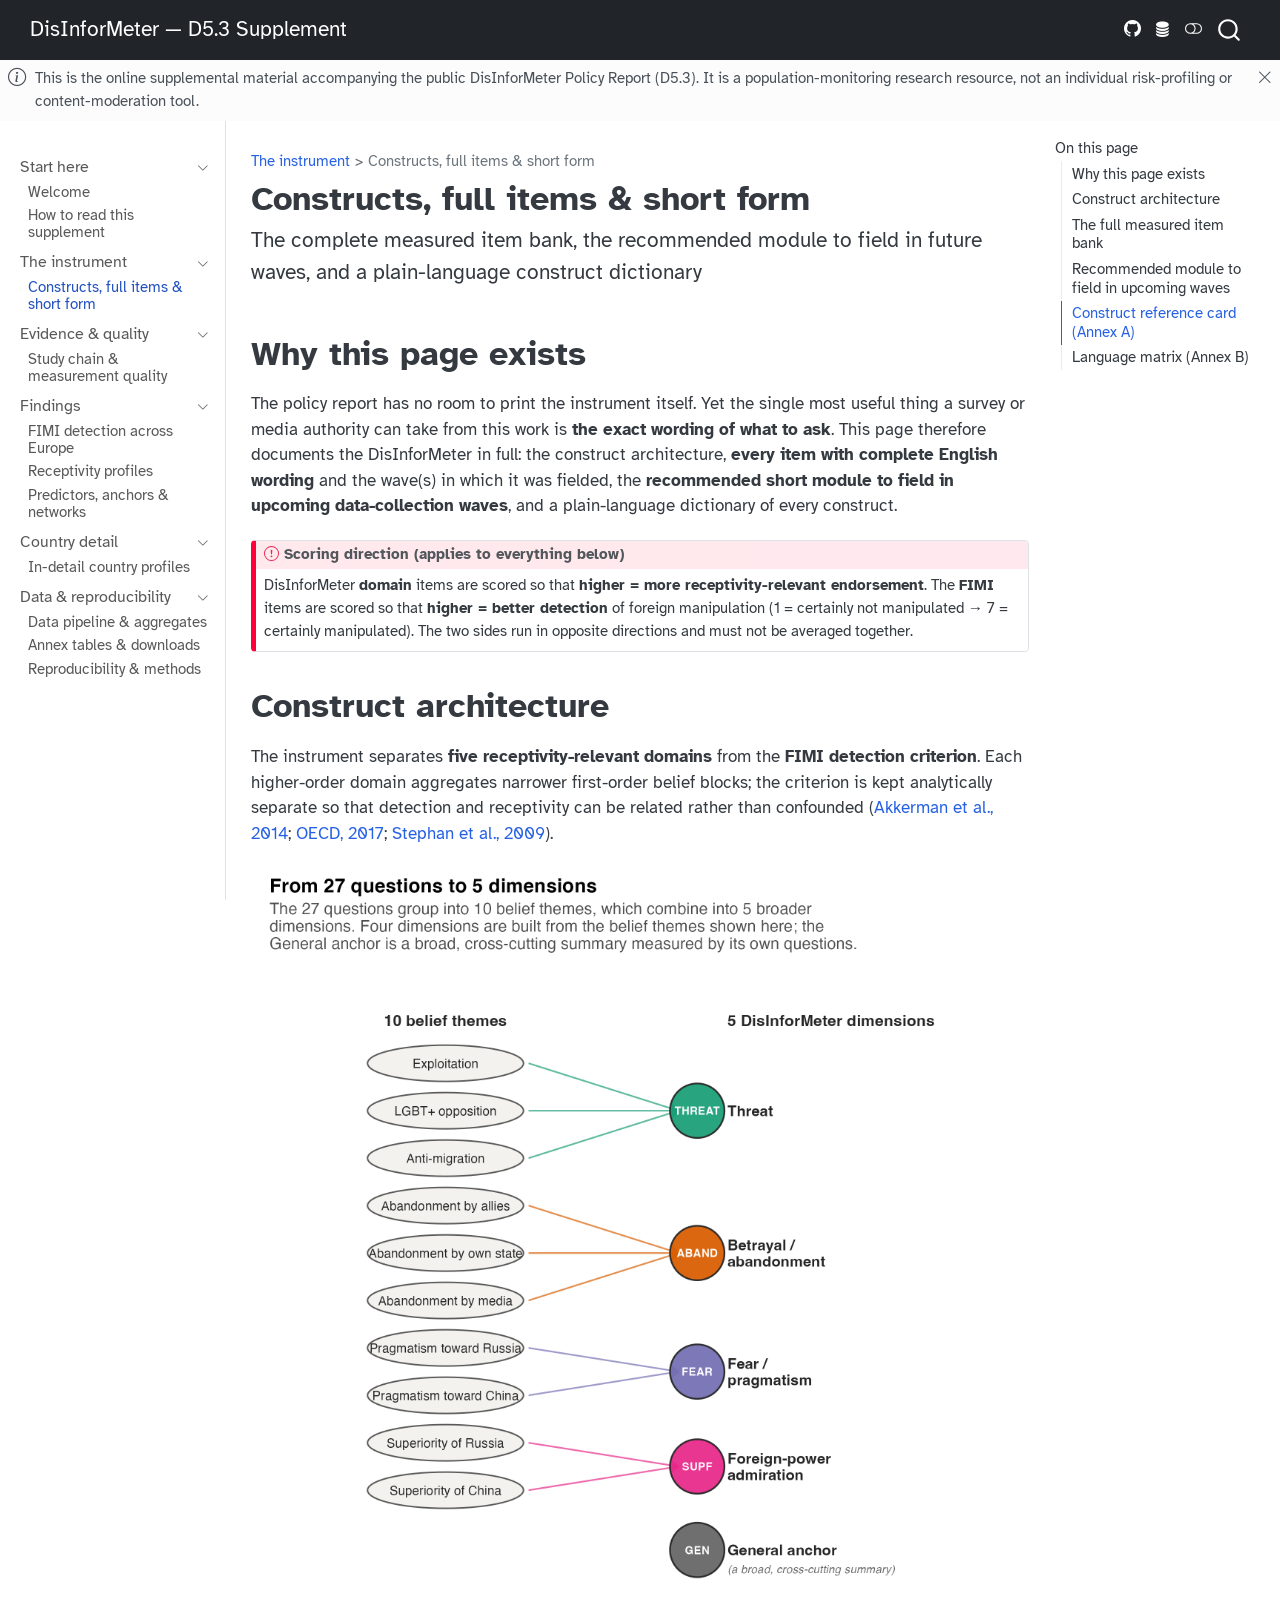
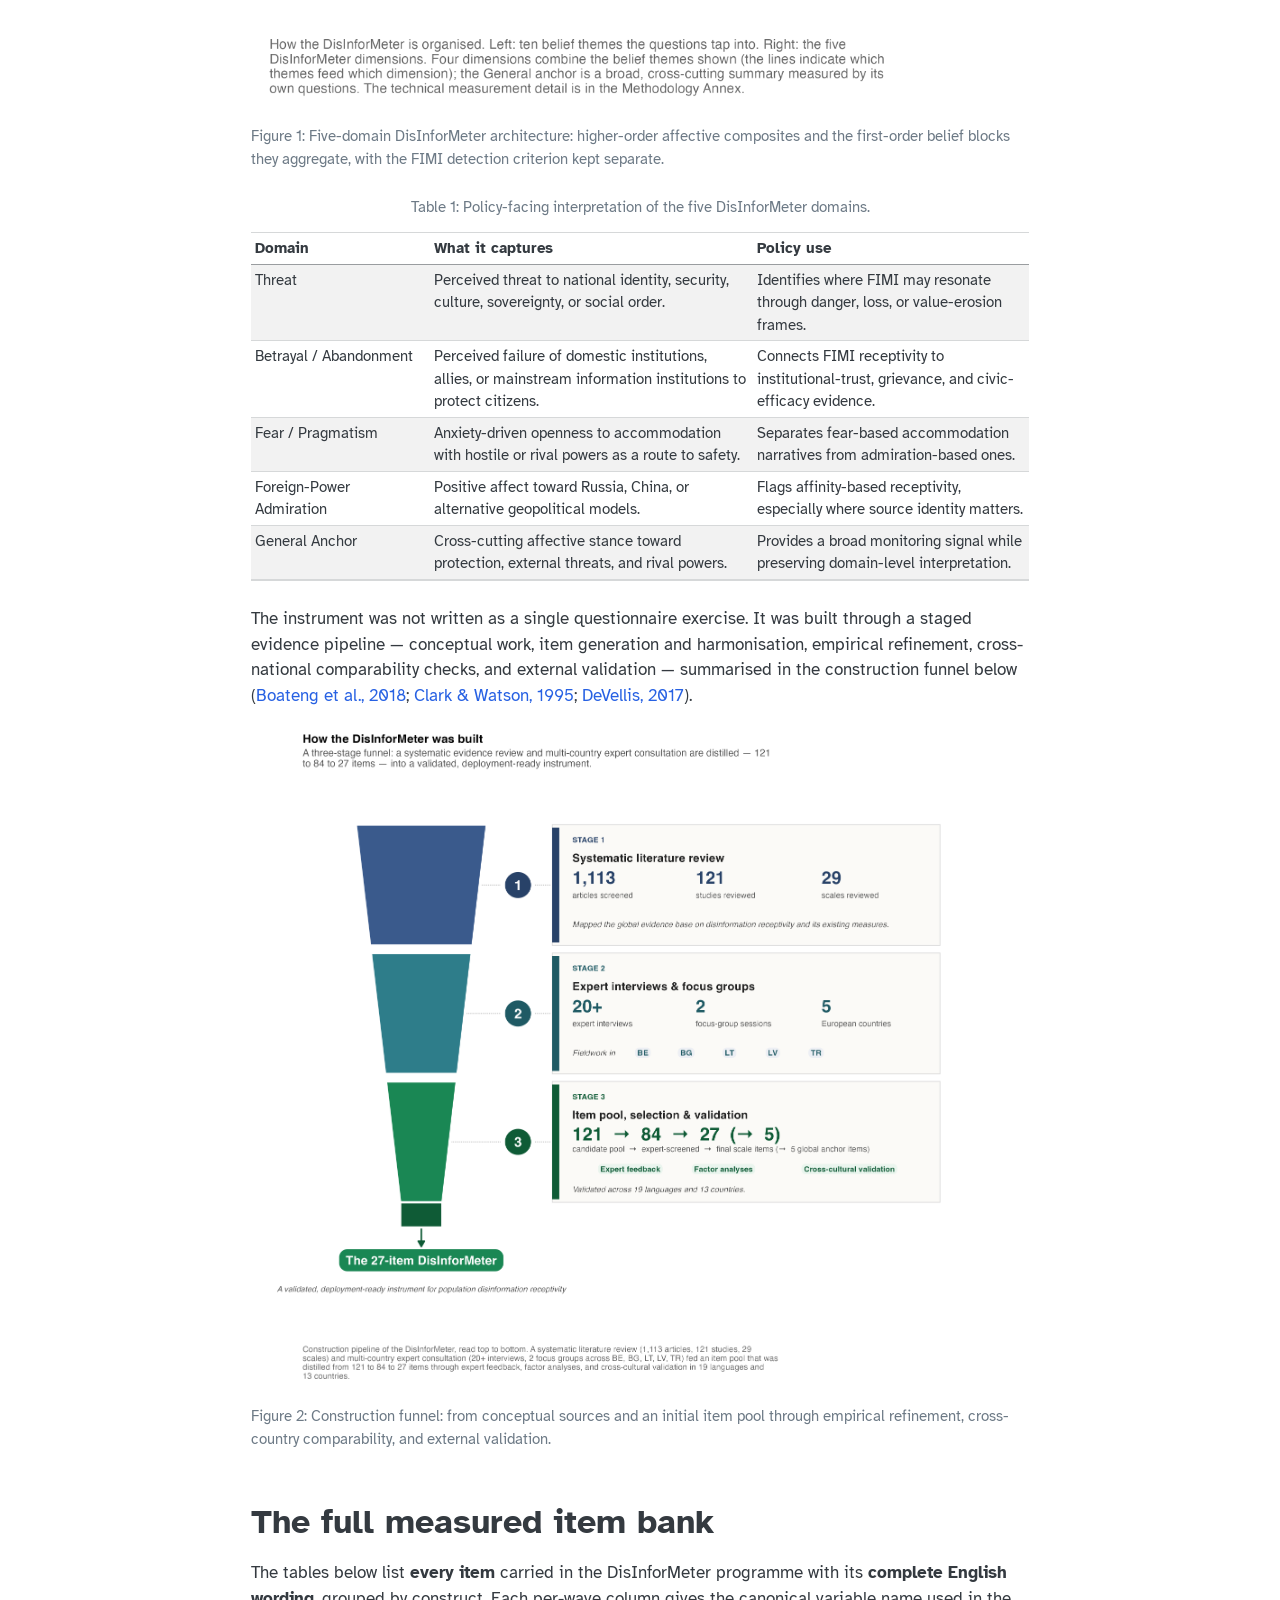
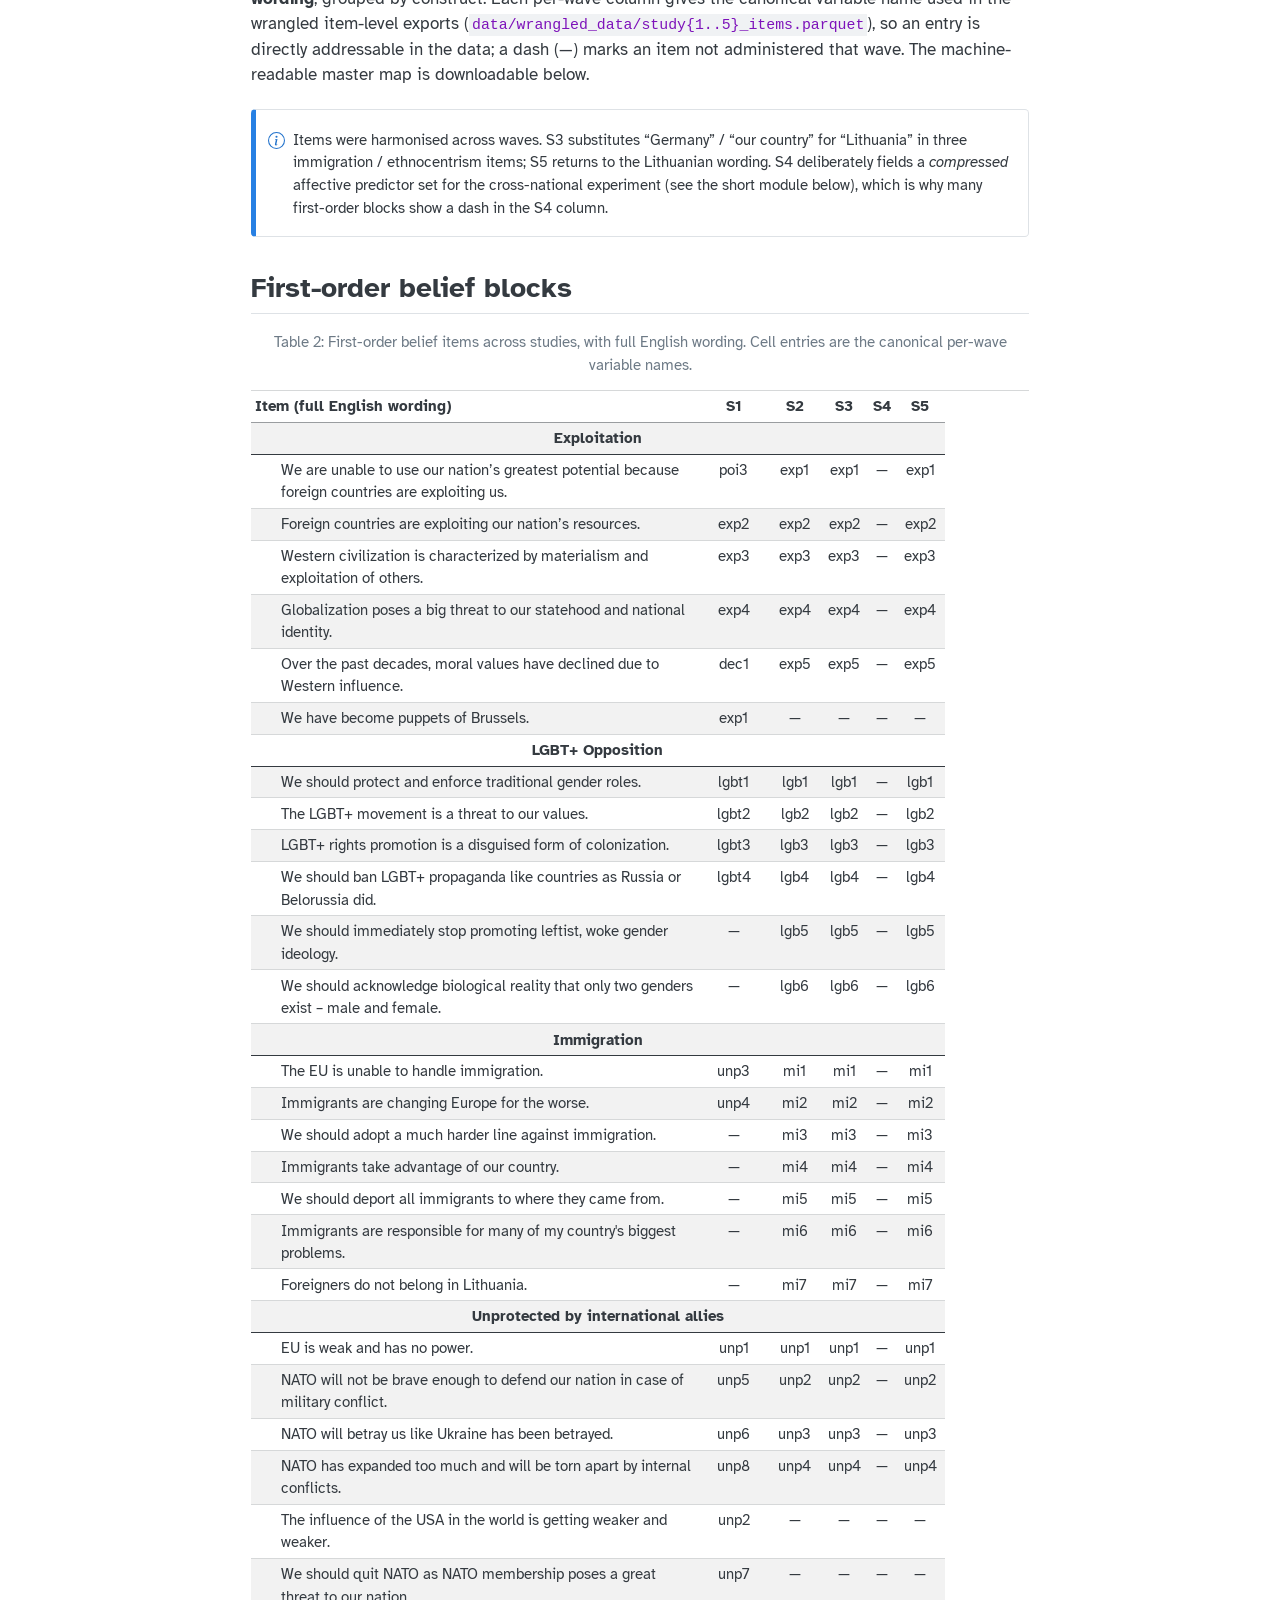
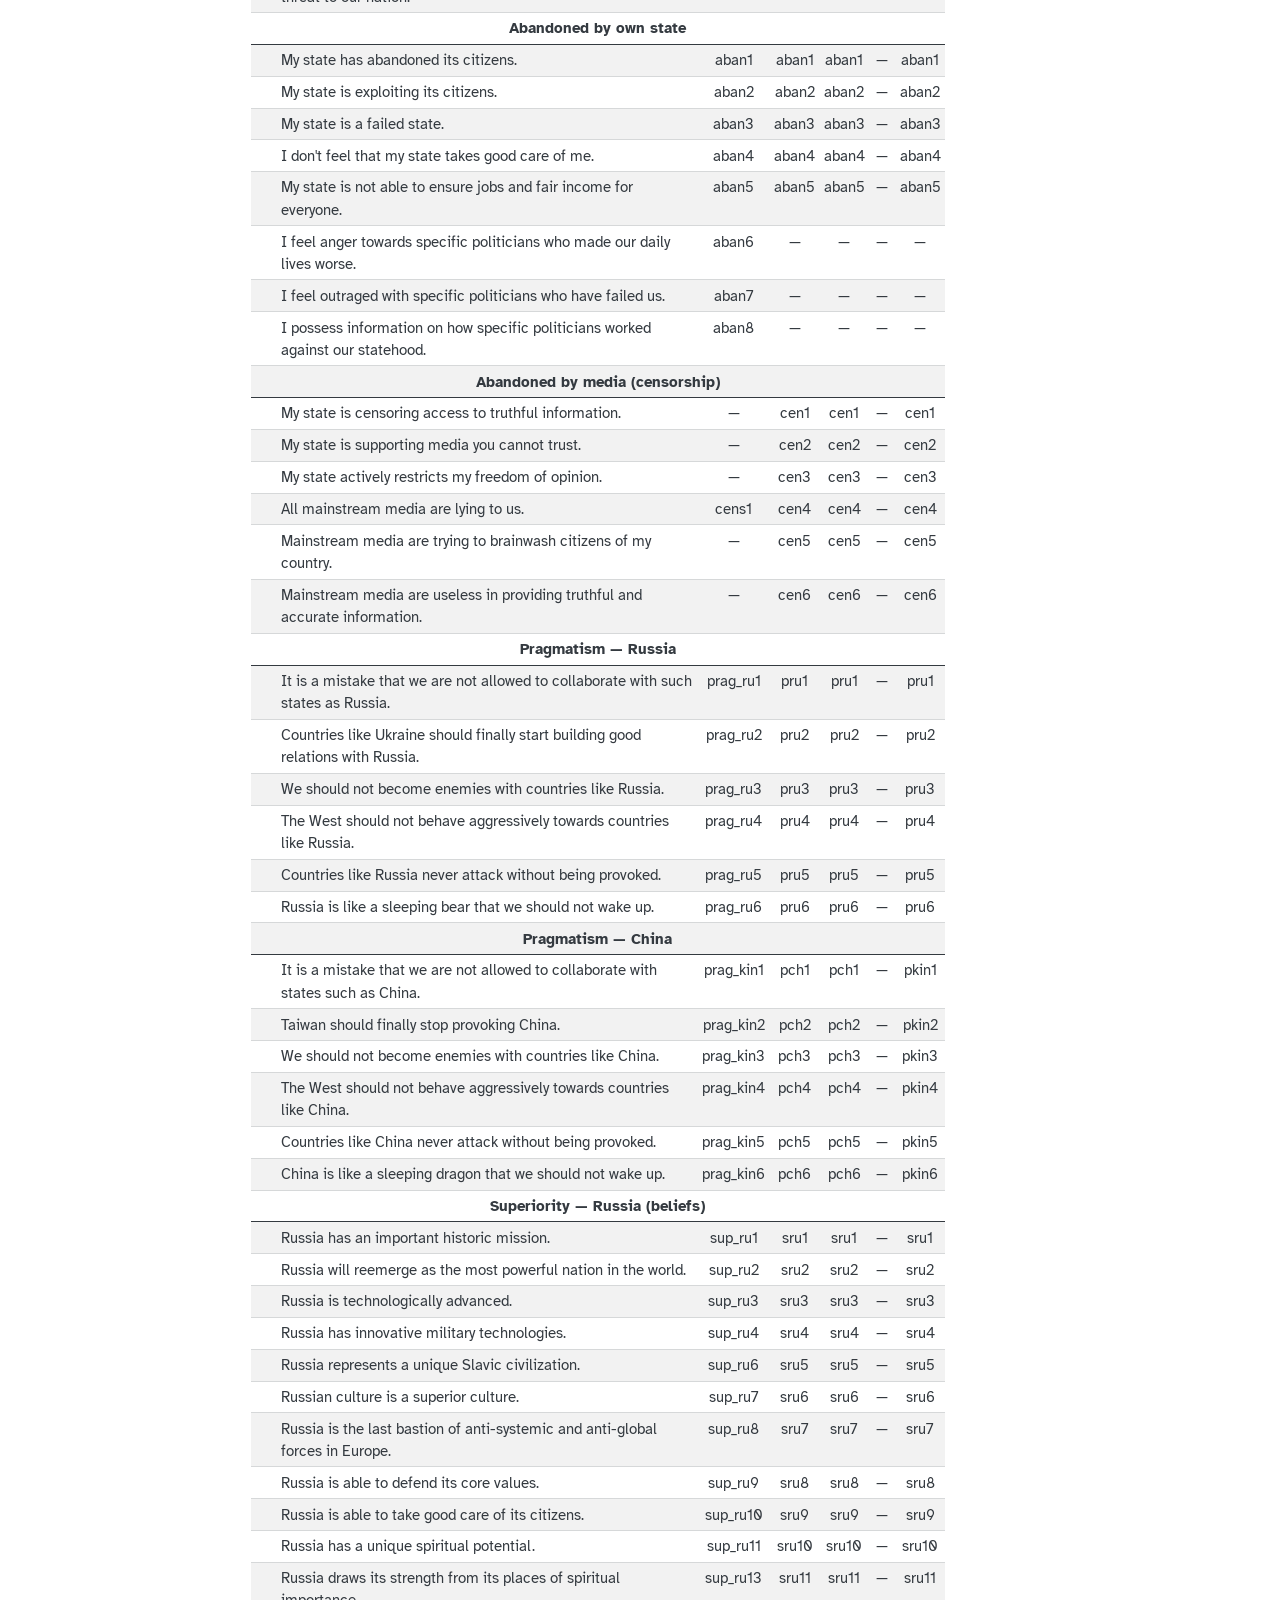
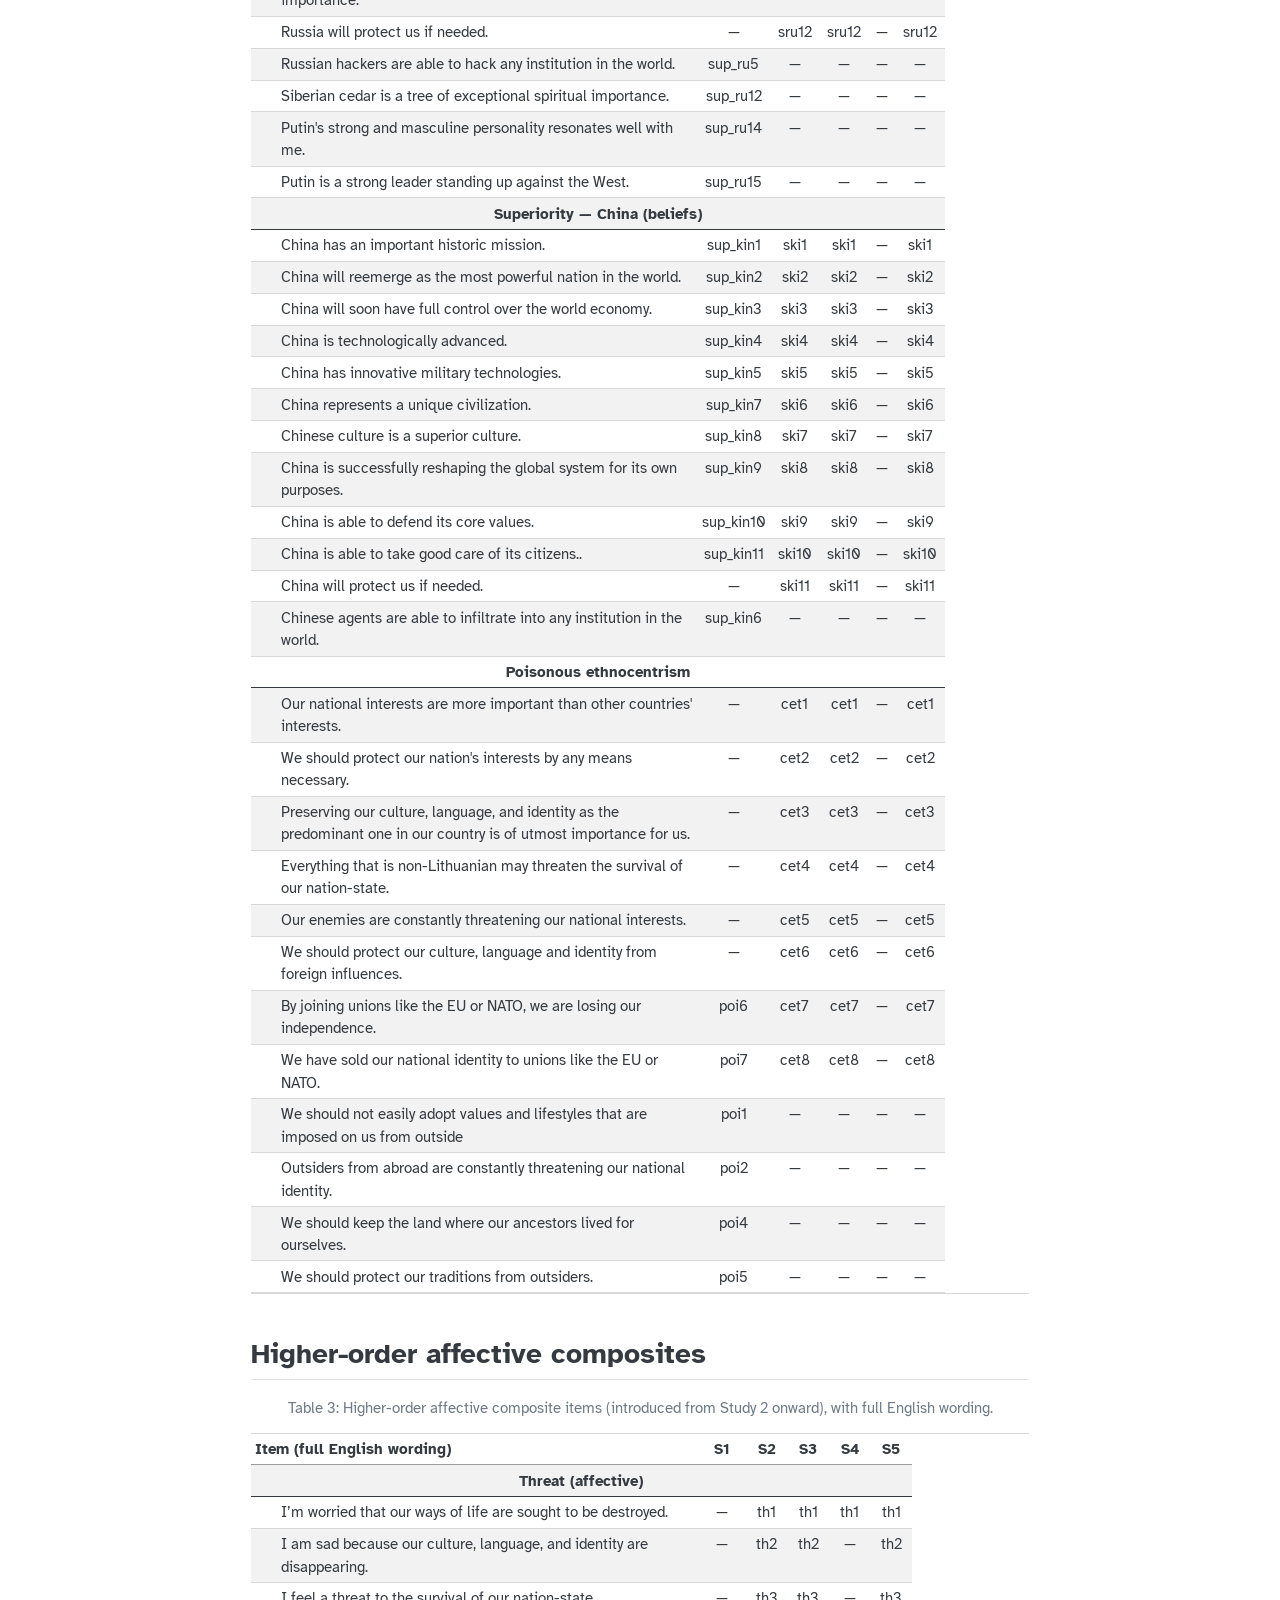
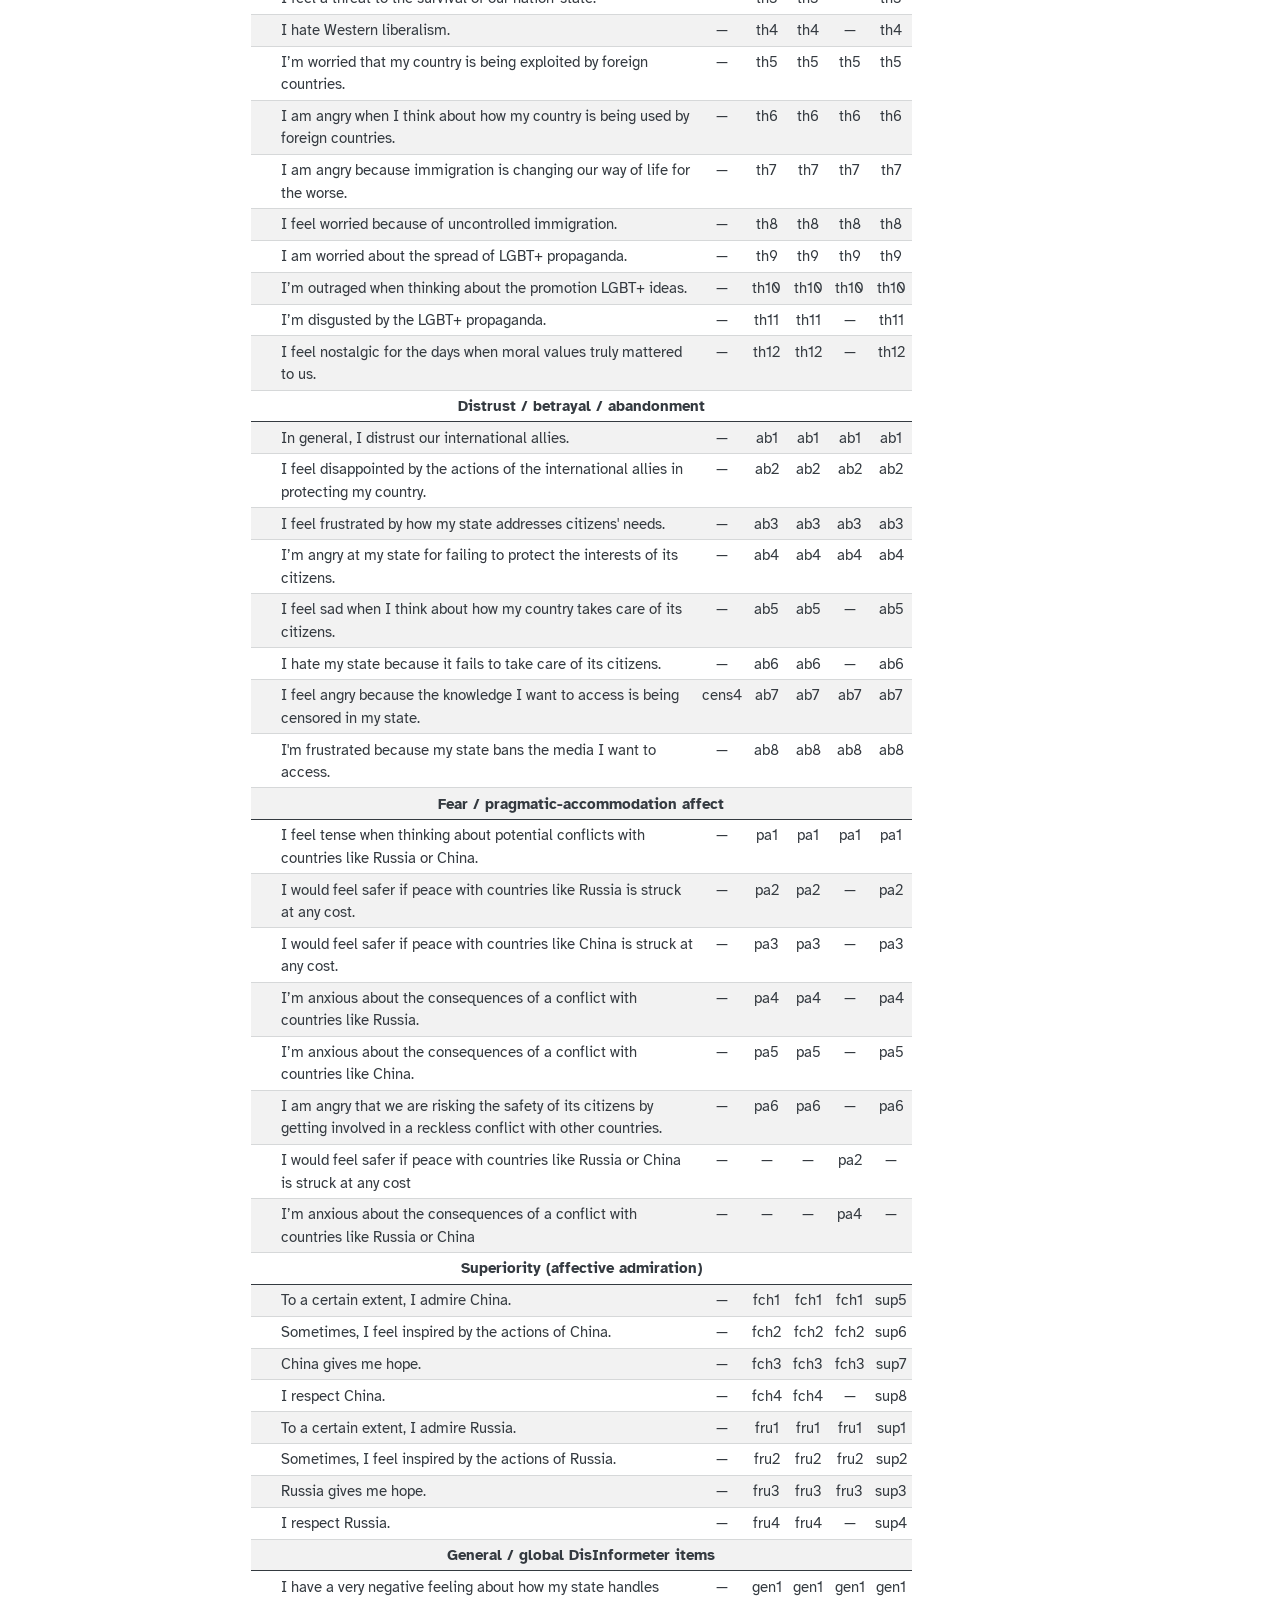
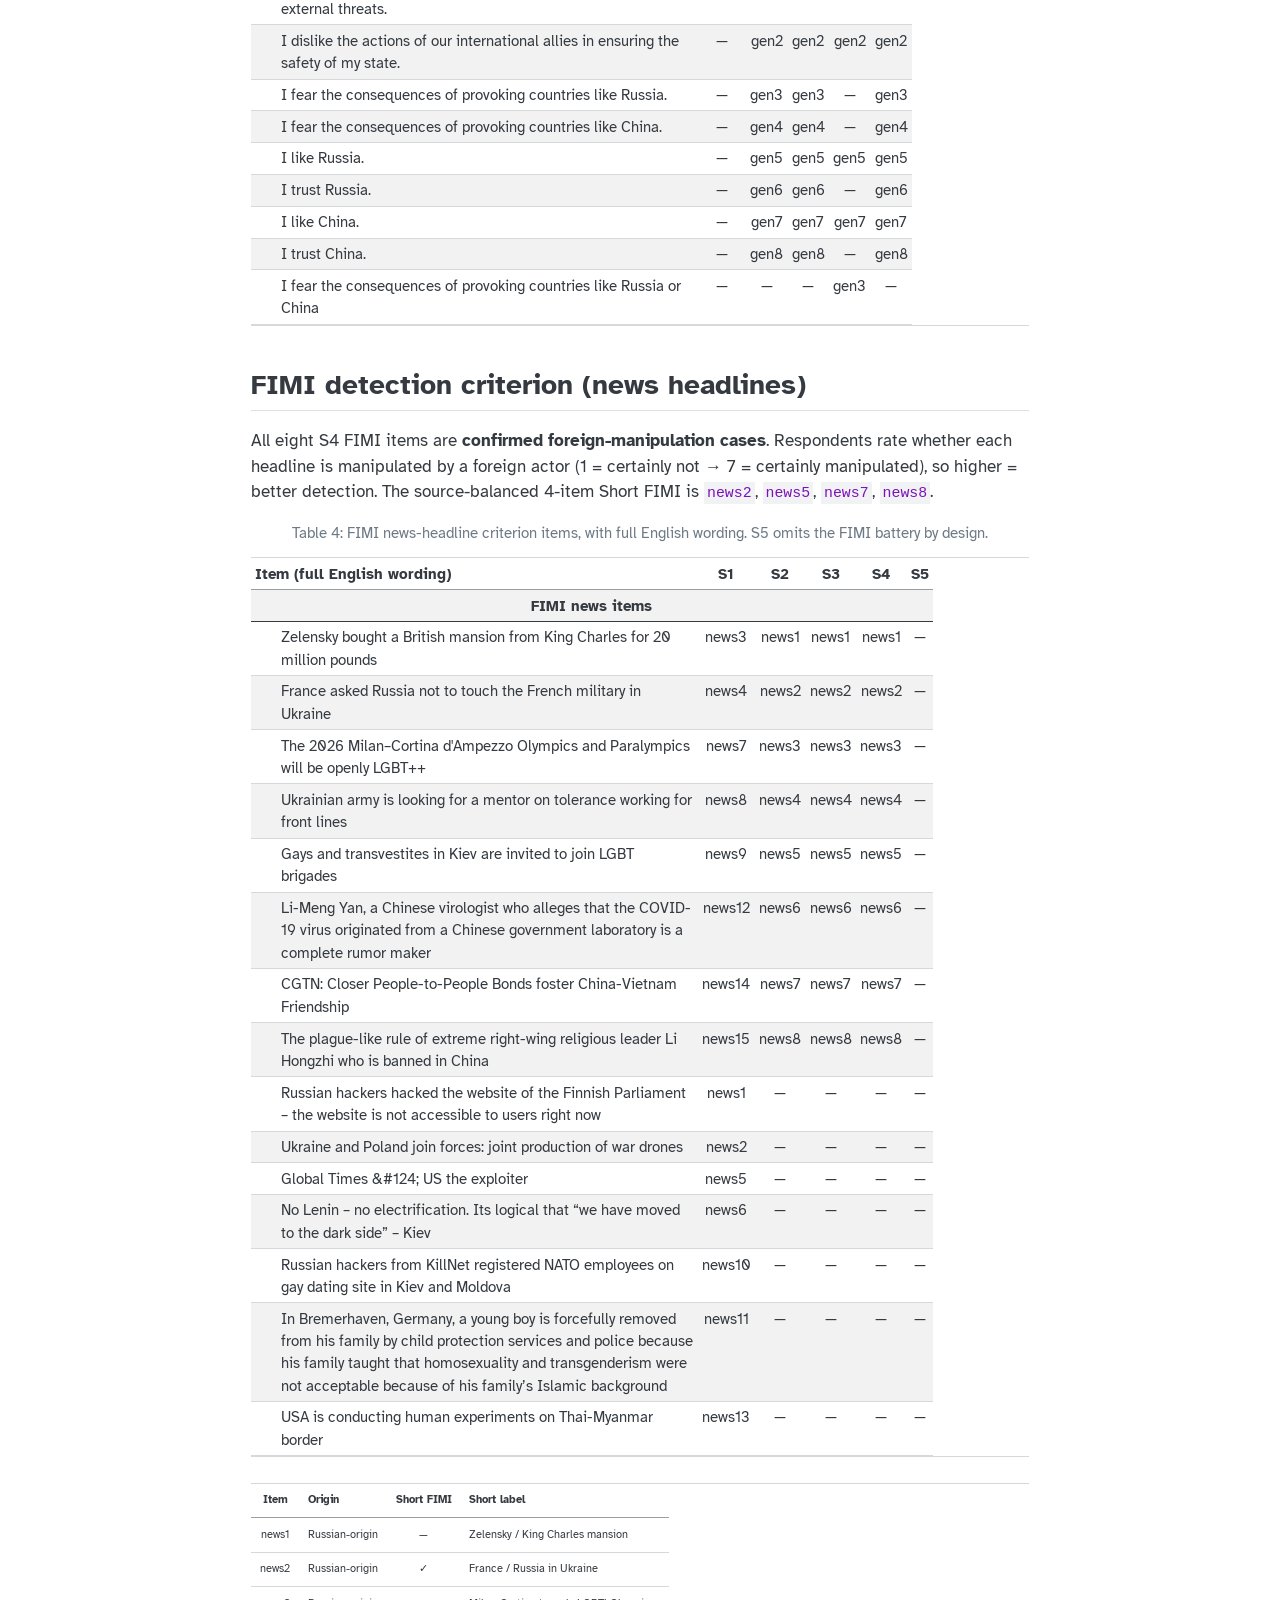
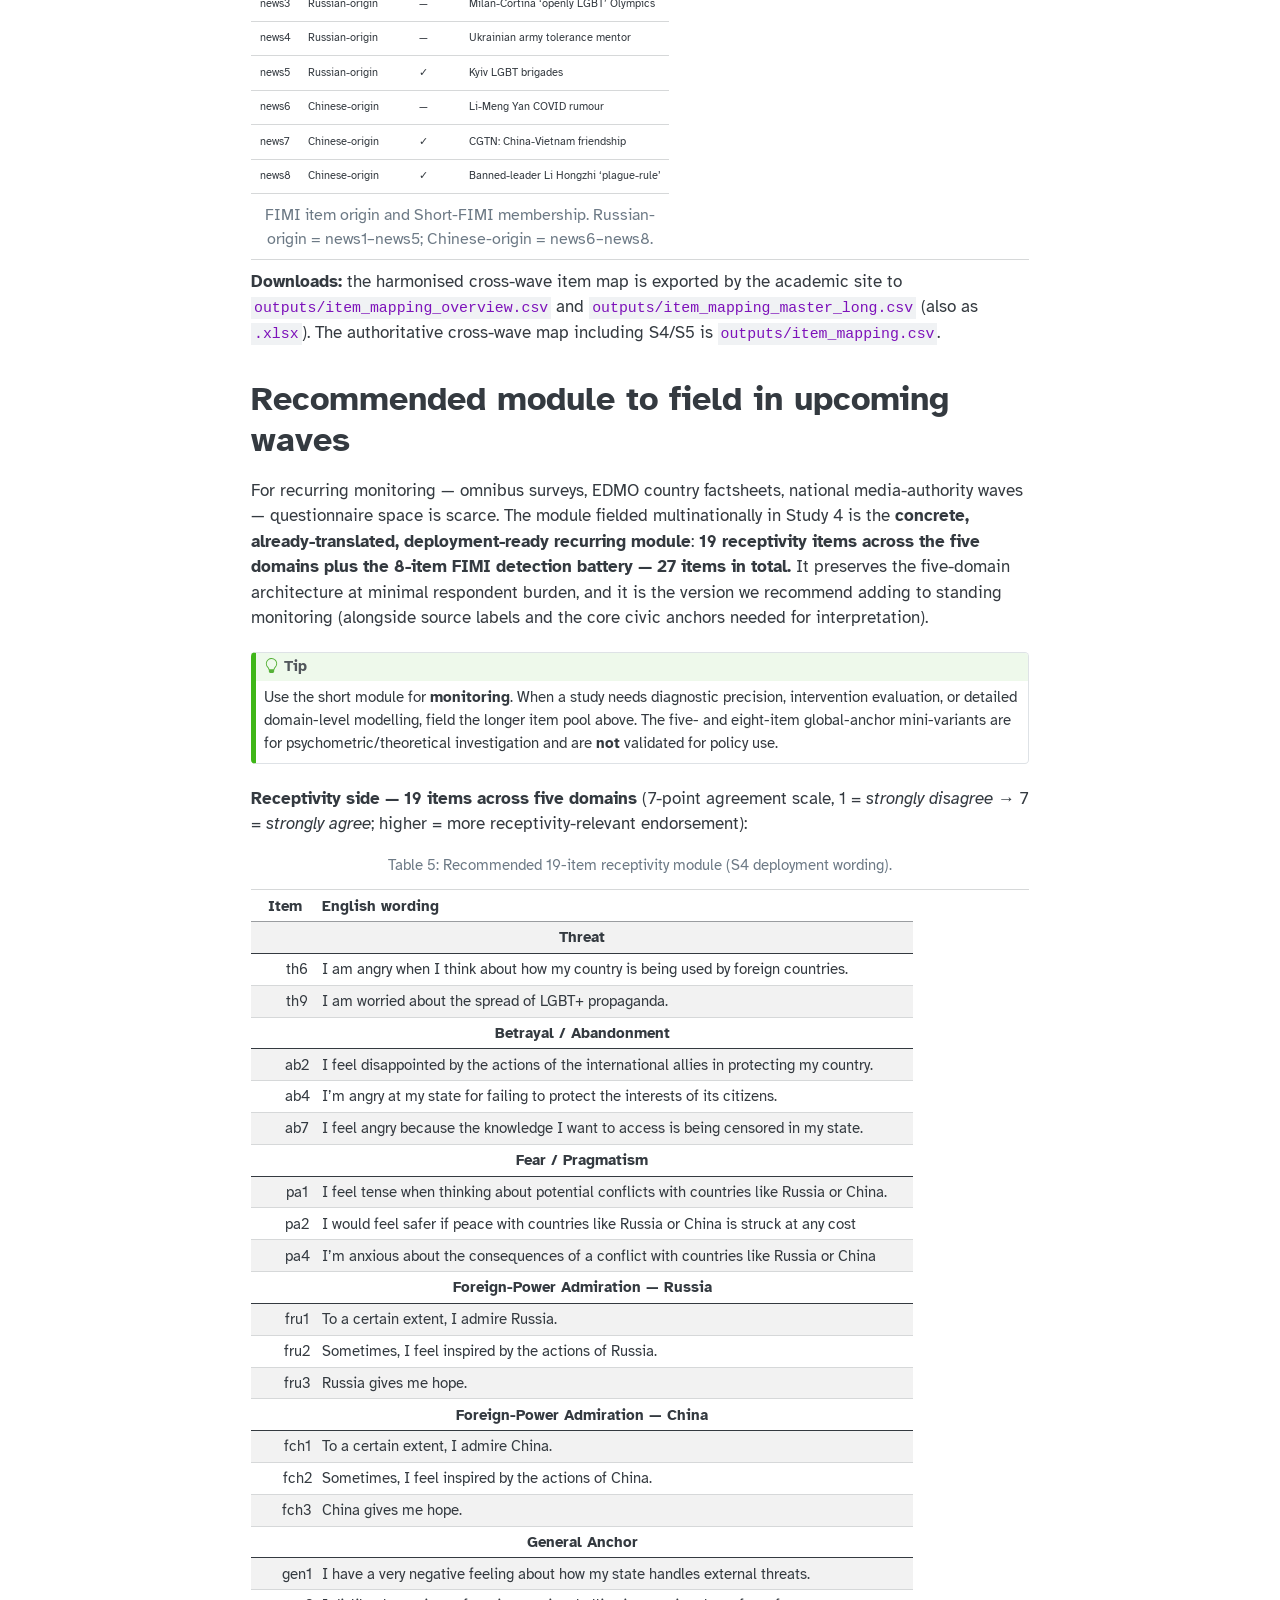
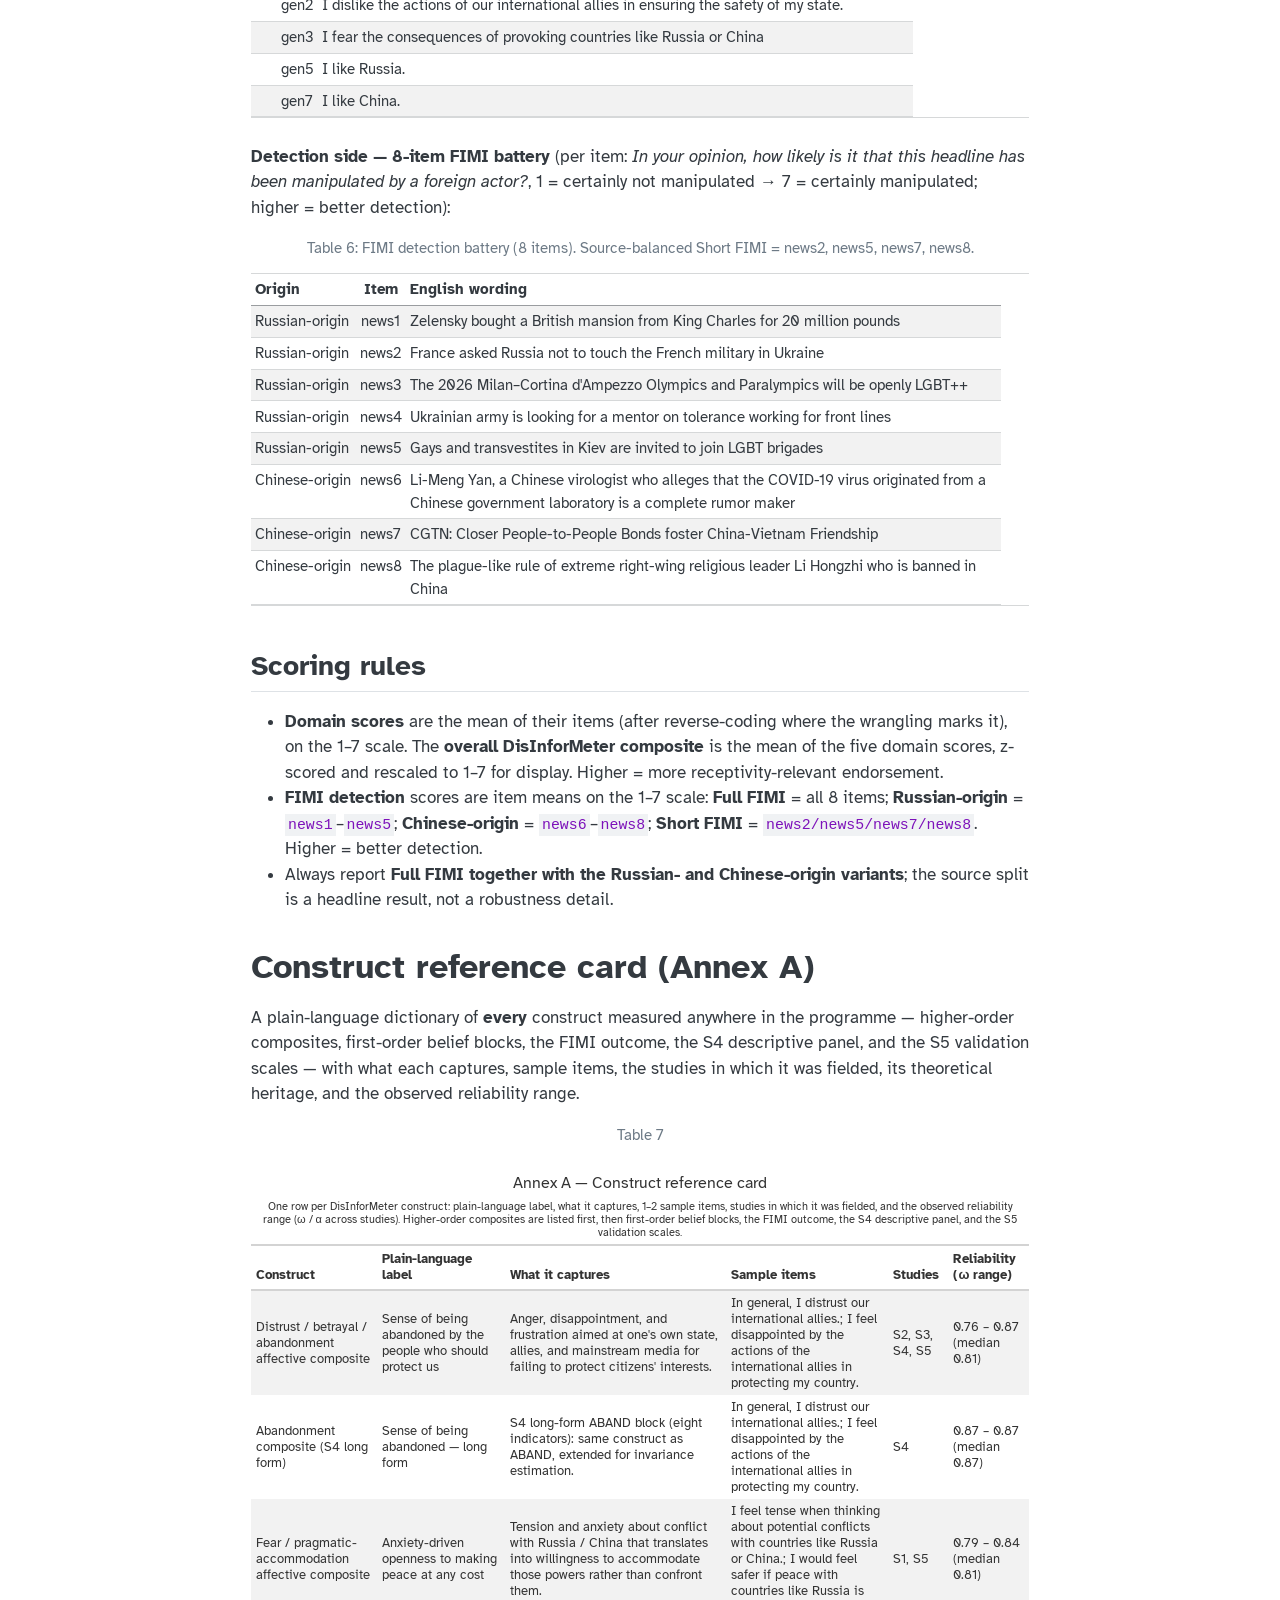
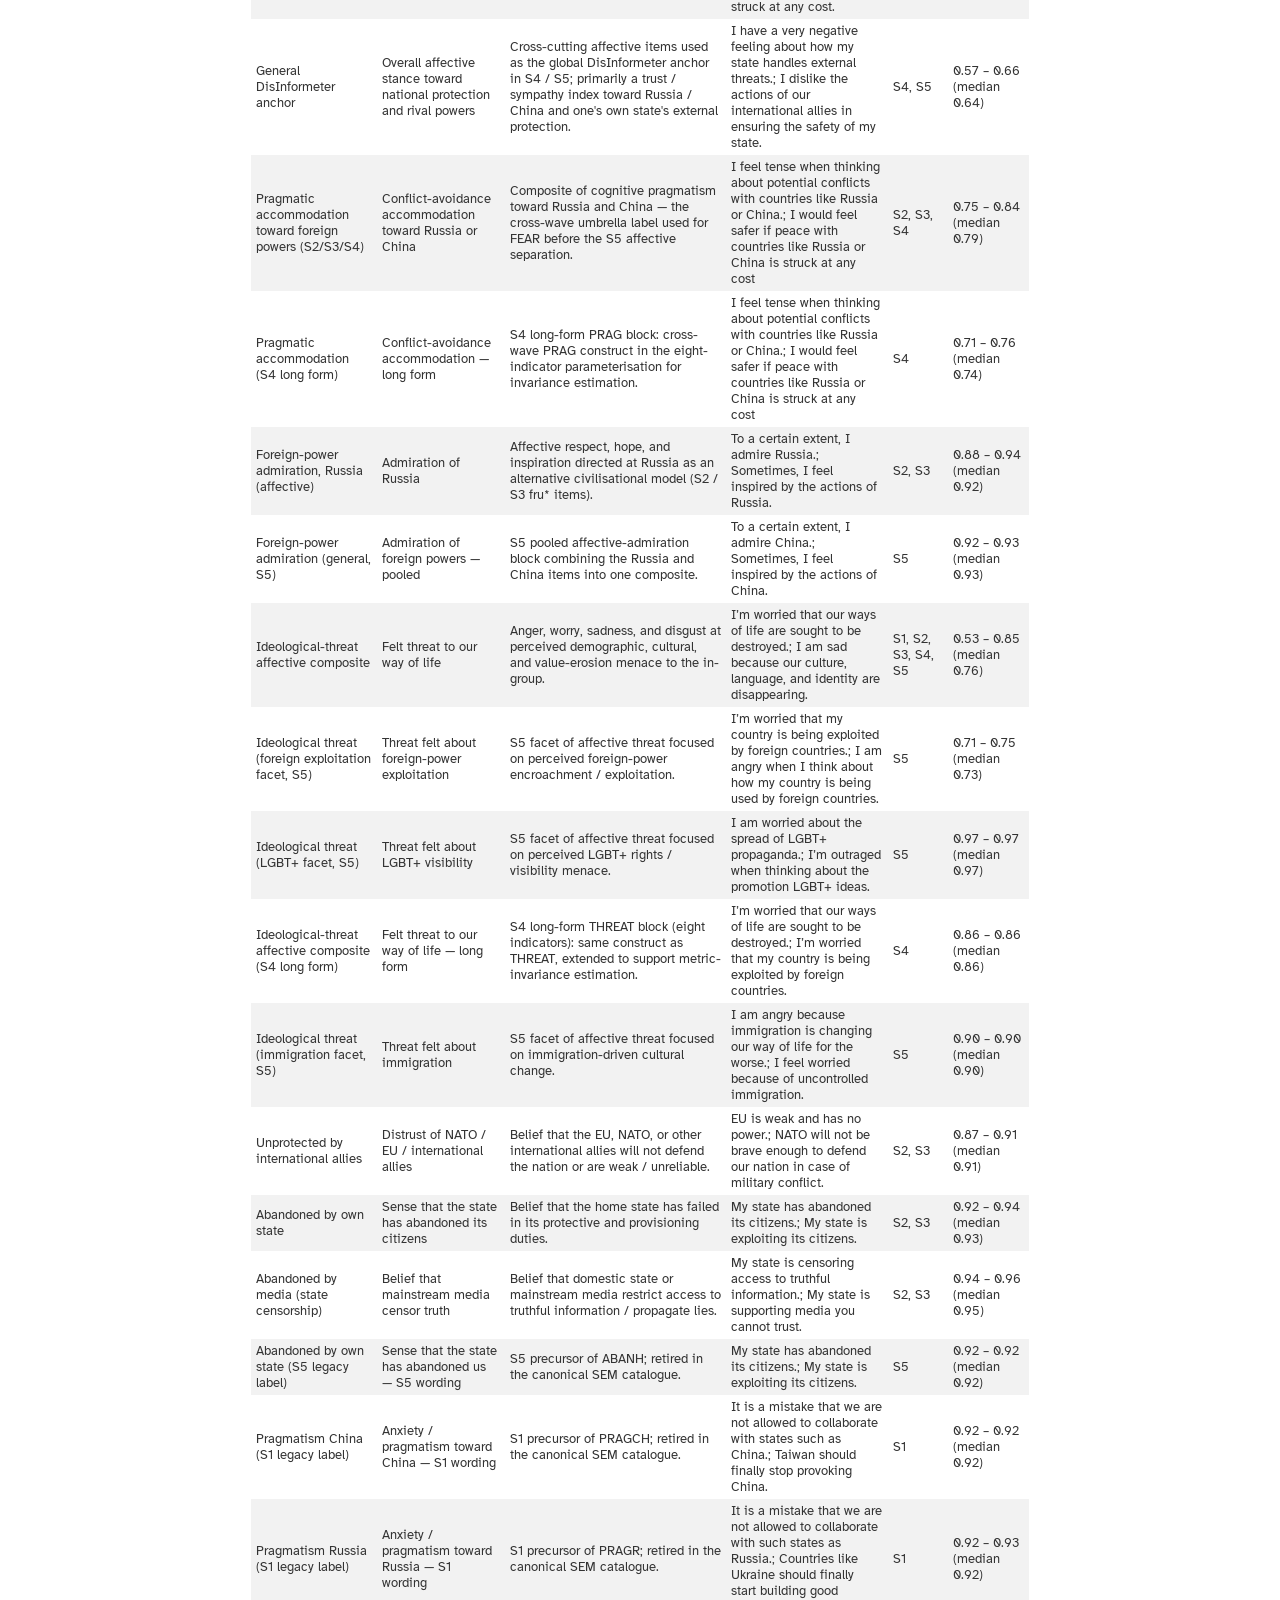
<file: 07b-construct-reference.html>
<!DOCTYPE html>
<html xmlns="http://www.w3.org/1999/xhtml" lang="en" xml:lang="en"><head>
<meta http-equiv="Content-Type" content="text/html; charset=UTF-8">
<meta charset="utf-8">
<meta name="generator" content="quarto-1.9.37">
<meta name="viewport" content="width=device-width, initial-scale=1.0, user-scalable=yes">
<title>Constructs, full items &amp; short form – DisInforMeter — D5.3 Supplement</title>
<style>
/* Default styles provided by pandoc.
** See https://pandoc.org/MANUAL.html#variables-for-html for config info.
*/
code{white-space: pre-wrap;}
span.smallcaps{font-variant: small-caps;}
div.columns{display: flex; gap: min(4vw, 1.5em);}
div.column{flex: auto; overflow-x: auto;}
div.hanging-indent{margin-left: 1.5em; text-indent: -1.5em;}
ul.task-list{list-style: none;}
ul.task-list li input[type="checkbox"] {
  width: 0.8em;
  margin: 0 0.8em 0.2em -1em; /* quarto-specific, see https://github.com/quarto-dev/quarto-cli/issues/4556 */ 
  vertical-align: middle;
}
/* CSS for syntax highlighting */
html { -webkit-text-size-adjust: 100%; }
pre > code.sourceCode { white-space: pre; position: relative; }
pre > code.sourceCode > span { display: inline-block; line-height: 1.25; }
pre > code.sourceCode > span:empty { height: 1.2em; }
.sourceCode { overflow: visible; }
code.sourceCode > span { color: inherit; text-decoration: inherit; }
div.sourceCode { margin: 1em 0; }
pre.sourceCode { margin: 0; }
@media screen {
div.sourceCode { overflow: auto; }
}
@media print {
pre > code.sourceCode { white-space: pre-wrap; }
pre > code.sourceCode > span { text-indent: -5em; padding-left: 5em; }
}
pre.numberSource code
  { counter-reset: source-line 0; }
pre.numberSource code > span
  { position: relative; left: -4em; counter-increment: source-line; }
pre.numberSource code > span > a:first-child::before
  { content: counter(source-line);
    position: relative; left: -1em; text-align: right; vertical-align: baseline;
    border: none; display: inline-block;
    -webkit-touch-callout: none; -webkit-user-select: none;
    -khtml-user-select: none; -moz-user-select: none;
    -ms-user-select: none; user-select: none;
    padding: 0 4px; width: 4em;
  }
pre.numberSource { margin-left: 3em;  padding-left: 4px; }
div.sourceCode
  {   }
@media screen {
pre > code.sourceCode > span > a:first-child::before { text-decoration: underline; }
}
/* CSS for citations */
div.csl-bib-body { }
div.csl-entry {
  clear: both;
  margin-bottom: 0em;
}
.hanging-indent div.csl-entry {
  margin-left:2em;
  text-indent:-2em;
}
div.csl-left-margin {
  min-width:2em;
  float:left;
}
div.csl-right-inline {
  margin-left:2em;
  padding-left:1em;
}
div.csl-indent {
  margin-left: 2em;
}</style>

<script src="site_libs/quarto-nav/quarto-nav.js"></script>
<script src="site_libs/quarto-nav/headroom.min.js"></script>
<script src="site_libs/clipboard/clipboard.min.js"></script>
<script src="site_libs/quarto-search/autocomplete.umd.js"></script>
<script src="site_libs/quarto-search/fuse.min.js"></script>
<script src="site_libs/quarto-search/quarto-search.js"></script>
<meta name="quarto:offset" content="./">
<link href="./07g-schematics.html" rel="next">
<link href="./07-overview.html" rel="prev">
<link href="./assets/images/favicon.ico" rel="icon">
<script src="site_libs/quarto-html/quarto.js" type="module"></script>
<script src="site_libs/quarto-html/tabsets/tabsets.js" type="module"></script>
<script src="site_libs/quarto-html/popper.min.js"></script>
<script src="site_libs/quarto-html/tippy.umd.min.js"></script>
<script src="site_libs/quarto-html/anchor.min.js"></script>
<link href="site_libs/quarto-html/tippy.css" rel="stylesheet">
<link href="site_libs/quarto-html/quarto-syntax-highlighting-f81f3c79f694eaf6f88ebcce70241f9e.css" rel="stylesheet" class="quarto-color-scheme" id="quarto-text-highlighting-styles">
<link href="site_libs/quarto-html/quarto-syntax-highlighting-dark-f81f3c79f694eaf6f88ebcce70241f9e.css" rel="stylesheet" class="quarto-color-scheme quarto-color-alternate" id="quarto-text-highlighting-styles">
<link href="site_libs/quarto-html/quarto-syntax-highlighting-f81f3c79f694eaf6f88ebcce70241f9e.css" rel="stylesheet" class="quarto-color-scheme-extra" id="quarto-text-highlighting-styles">
<script src="site_libs/bootstrap/bootstrap.min.js"></script>
<link href="site_libs/bootstrap/bootstrap-icons.css" rel="stylesheet">
<link href="site_libs/bootstrap/bootstrap-fcb0ab56b32f3512ab1d16b0c7e6946d.min.css" rel="stylesheet" append-hash="true" class="quarto-color-scheme" id="quarto-bootstrap" data-mode="light">
<link href="site_libs/bootstrap/bootstrap-dark-446c81a3c13060545cfb2364b311f8ea.min.css" rel="stylesheet" append-hash="true" class="quarto-color-scheme quarto-color-alternate" id="quarto-bootstrap" data-mode="dark">
<link href="site_libs/bootstrap/bootstrap-fcb0ab56b32f3512ab1d16b0c7e6946d.min.css" rel="stylesheet" append-hash="true" class="quarto-color-scheme-extra" id="quarto-bootstrap" data-mode="light"><script id="quarto-search-options" type="application/json">{
  "location": "navbar",
  "copy-button": false,
  "collapse-after": 3,
  "panel-placement": "end",
  "type": "overlay",
  "limit": 50,
  "keyboard-shortcut": [
    "f",
    "/",
    "s"
  ],
  "show-item-context": false,
  "language": {
    "search-no-results-text": "No results",
    "search-matching-documents-text": "matching documents",
    "search-copy-link-title": "Copy link to search",
    "search-hide-matches-text": "Hide additional matches",
    "search-more-match-text": "more match in this document",
    "search-more-matches-text": "more matches in this document",
    "search-clear-button-title": "Clear",
    "search-text-placeholder": "",
    "search-detached-cancel-button-title": "Cancel",
    "search-submit-button-title": "Submit",
    "search-label": "Search"
  }
}</script><script src="site_libs/kePrint-0.0.1/kePrint.js"></script><link href="site_libs/lightable-0.0.1/lightable.css" rel="stylesheet">
<link rel="stylesheet" href="styles.css">
<meta property="og:title" content="Constructs, full items &amp; short form – DisInforMeter — D5.3 Supplement">
<meta property="og:description" content="The complete measured item bank, the recommended module to field in future waves, and a plain-language construct dictionary">
<meta property="og:image" content="https://thedataflowcompany.github.io/disinformeter-policy-report-supplement/figures/F-02_five_domain_architecture.png">
<meta property="og:site_name" content="DisInforMeter — D5.3 Supplement">
<meta property="og:image:height" content="2280">
<meta property="og:image:width" content="2100">
<meta name="twitter:title" content="Constructs, full items &amp; short form – DisInforMeter — D5.3 Supplement">
<meta name="twitter:description" content="The complete measured item bank, the recommended module to field in future waves, and a plain-language construct dictionary">
<meta name="twitter:image" content="https://thedataflowcompany.github.io/disinformeter-policy-report-supplement/figures/F-02_five_domain_architecture.png">
<meta name="twitter:image-height" content="2280">
<meta name="twitter:image-width" content="2100">
<meta name="twitter:card" content="summary_large_image">
</head>
<body class="nav-sidebar docked nav-fixed quarto-light"><script id="quarto-html-before-body" type="application/javascript">
    const toggleBodyColorMode = (bsSheetEl) => {
      const mode = bsSheetEl.getAttribute("data-mode");
      const bodyEl = window.document.querySelector("body");
      if (mode === "dark") {
        bodyEl.classList.add("quarto-dark");
        bodyEl.classList.remove("quarto-light");
      } else {
        bodyEl.classList.add("quarto-light");
        bodyEl.classList.remove("quarto-dark");
      }
    }
    const toggleBodyColorPrimary = () => {
      const bsSheetEl = window.document.querySelector("link#quarto-bootstrap:not([rel=disabled-stylesheet])");
      if (bsSheetEl) {
        toggleBodyColorMode(bsSheetEl);
      }
    }
    const setColorSchemeToggle = (alternate) => {
      const toggles = window.document.querySelectorAll('.quarto-color-scheme-toggle');
      for (let i=0; i < toggles.length; i++) {
        const toggle = toggles[i];
        if (toggle) {
          if (alternate) {
            toggle.classList.add("alternate");
          } else {
            toggle.classList.remove("alternate");
          }
        }
      }
    };
    const toggleColorMode = (alternate) => {
      // Switch the stylesheets
      const primaryStylesheets = window.document.querySelectorAll('link.quarto-color-scheme:not(.quarto-color-alternate)');
      const alternateStylesheets = window.document.querySelectorAll('link.quarto-color-scheme.quarto-color-alternate');
      manageTransitions('#quarto-margin-sidebar .nav-link', false);
      if (alternate) {
        // note: dark is layered on light, we don't disable primary!
        enableStylesheet(alternateStylesheets);
        for (const sheetNode of alternateStylesheets) {
          if (sheetNode.id === "quarto-bootstrap") {
            toggleBodyColorMode(sheetNode);
          }
        }
      } else {
        disableStylesheet(alternateStylesheets);
        enableStylesheet(primaryStylesheets)
        toggleBodyColorPrimary();
      }
      manageTransitions('#quarto-margin-sidebar .nav-link', true);
      // Switch the toggles
      setColorSchemeToggle(alternate)
      // Hack to workaround the fact that safari doesn't
      // properly recolor the scrollbar when toggling (#1455)
      if (navigator.userAgent.indexOf('Safari') > 0 && navigator.userAgent.indexOf('Chrome') == -1) {
        manageTransitions("body", false);
        window.scrollTo(0, 1);
        setTimeout(() => {
          window.scrollTo(0, 0);
          manageTransitions("body", true);
        }, 40);
      }
    }
    const disableStylesheet = (stylesheets) => {
      for (let i=0; i < stylesheets.length; i++) {
        const stylesheet = stylesheets[i];
        stylesheet.rel = 'disabled-stylesheet';
      }
    }
    const enableStylesheet = (stylesheets) => {
      for (let i=0; i < stylesheets.length; i++) {
        const stylesheet = stylesheets[i];
        if(stylesheet.rel !== 'stylesheet') { // for Chrome, which will still FOUC without this check
          stylesheet.rel = 'stylesheet';
        }
      }
    }
    const manageTransitions = (selector, allowTransitions) => {
      const els = window.document.querySelectorAll(selector);
      for (let i=0; i < els.length; i++) {
        const el = els[i];
        if (allowTransitions) {
          el.classList.remove('notransition');
        } else {
          el.classList.add('notransition');
        }
      }
    }
    const isFileUrl = () => {
      return window.location.protocol === 'file:';
    }
    const hasAlternateSentinel = () => {
      let styleSentinel = getColorSchemeSentinel();
      if (styleSentinel !== null) {
        return styleSentinel === "alternate";
      } else {
        return false;
      }
    }
    const setStyleSentinel = (alternate) => {
      const value = alternate ? "alternate" : "default";
      if (!isFileUrl()) {
        window.localStorage.setItem("quarto-color-scheme", value);
      } else {
        localAlternateSentinel = value;
      }
    }
    const getColorSchemeSentinel = () => {
      if (!isFileUrl()) {
        const storageValue = window.localStorage.getItem("quarto-color-scheme");
        return storageValue != null ? storageValue : localAlternateSentinel;
      } else {
        return localAlternateSentinel;
      }
    }
    const toggleGiscusIfUsed = (isAlternate, darkModeDefault) => {
      const baseTheme = document.querySelector('#giscus-base-theme')?.value ?? 'light';
      const alternateTheme = document.querySelector('#giscus-alt-theme')?.value ?? 'dark';
      let newTheme = '';
      if(authorPrefersDark) {
        newTheme = isAlternate ? baseTheme : alternateTheme;
      } else {
        newTheme = isAlternate ? alternateTheme : baseTheme;
      }
      const changeGiscusTheme = () => {
        // From: https://github.com/giscus/giscus/issues/336
        const sendMessage = (message) => {
          const iframe = document.querySelector('iframe.giscus-frame');
          if (!iframe) return;
          iframe.contentWindow.postMessage({ giscus: message }, 'https://giscus.app');
        }
        sendMessage({
          setConfig: {
            theme: newTheme
          }
        });
      }
      const isGiscussLoaded = window.document.querySelector('iframe.giscus-frame') !== null;
      if (isGiscussLoaded) {
        changeGiscusTheme();
      }
    };
    const authorPrefersDark = false;
    const darkModeDefault = authorPrefersDark;
      document.querySelector('link#quarto-text-highlighting-styles.quarto-color-scheme-extra').rel = 'disabled-stylesheet';
      document.querySelector('link#quarto-bootstrap.quarto-color-scheme-extra').rel = 'disabled-stylesheet';
    let localAlternateSentinel = darkModeDefault ? 'alternate' : 'default';
    // Dark / light mode switch
    window.quartoToggleColorScheme = () => {
      // Read the current dark / light value
      let toAlternate = !hasAlternateSentinel();
      toggleColorMode(toAlternate);
      setStyleSentinel(toAlternate);
      toggleGiscusIfUsed(toAlternate, darkModeDefault);
      window.dispatchEvent(new Event('resize'));
    };
    // Switch to dark mode if need be
    if (hasAlternateSentinel()) {
      toggleColorMode(true);
    } else {
      toggleColorMode(false);
    }
  </script>

<div id="quarto-search-results"></div>
  <header id="quarto-header" class="headroom fixed-top"><nav class="navbar navbar-expand-lg " data-bs-theme="dark"><div class="navbar-container container-fluid">
      <div class="navbar-brand-container mx-auto">
    <a class="navbar-brand" href="./index.html">
    <span class="navbar-title">DisInforMeter — D5.3 Supplement</span>
    </a>
  </div>
        <div class="quarto-navbar-tools tools-wide tools-end">
    <a href="https://github.com/TheDataFlowCompany/disinformeter-policy-report-supplement" title="Source repository" class="quarto-navigation-tool px-1" aria-label="Source repository"><i class="bi bi-github"></i></a>
    <a href="https://osf.io/" title="OSF reuse package (forthcoming)" class="quarto-navigation-tool px-1" aria-label="OSF reuse package (forthcoming)"><i class="bi bi-database-fill"></i></a>
  <a href="" class="quarto-color-scheme-toggle quarto-navigation-tool  px-1" onclick="window.quartoToggleColorScheme(); return false;" title="Toggle dark mode"><i class="bi"></i></a>
</div>
          <div id="quarto-search" class="" title="Search"></div>
      </div> <!-- /container-fluid -->
    </nav><nav class="quarto-secondary-nav"><div class="container-fluid d-flex">
      <button type="button" class="quarto-btn-toggle btn" data-bs-toggle="collapse" role="button" data-bs-target=".quarto-sidebar-collapse-item" aria-controls="quarto-sidebar" aria-expanded="false" aria-label="Toggle sidebar navigation" onclick="if (window.quartoToggleHeadroom) { window.quartoToggleHeadroom(); }">
        <i class="bi bi-layout-text-sidebar-reverse"></i>
      </button>
        <nav class="quarto-page-breadcrumbs" aria-label="breadcrumb"><ol class="breadcrumb"><li class="breadcrumb-item"><a href="./07b-construct-reference.html">The instrument</a></li><li class="breadcrumb-item"><a href="./07b-construct-reference.html">Constructs, full items &amp; short form</a></li></ol></nav>
        <a class="flex-grow-1" role="navigation" data-bs-toggle="collapse" data-bs-target=".quarto-sidebar-collapse-item" aria-controls="quarto-sidebar" aria-expanded="false" aria-label="Toggle sidebar navigation" onclick="if (window.quartoToggleHeadroom) { window.quartoToggleHeadroom(); }">      
        </a>
    </div>
  </nav><div id="quarto-announcement" data-announcement-id="80f0575ad15847184ecdc19cbdd7e9df" class="alert alert-light hidden">
<i class="bi bi-info-circle quarto-announcement-icon"></i><div class="quarto-announcement-content">
<p>This is the online supplemental material accompanying the public DisInforMeter Policy Report (D5.3). It is a population-monitoring research resource, not an individual risk-profiling or content-moderation tool.</p>
</div>
<i class="bi bi-x-lg quarto-announcement-action"></i>
</div>
</header><!-- content --><div id="quarto-content" class="quarto-container page-columns page-rows-contents page-layout-article page-navbar">
<!-- sidebar -->
  <nav id="quarto-sidebar" class="sidebar collapse collapse-horizontal quarto-sidebar-collapse-item sidebar-navigation docked overflow-auto"><div class="sidebar-menu-container"> 
    <ul class="list-unstyled mt-1">
<li class="sidebar-item sidebar-item-section">
      <div class="sidebar-item-container"> 
            <a class="sidebar-item-text sidebar-link text-start" data-bs-toggle="collapse" data-bs-target="#quarto-sidebar-section-1" role="navigation" aria-expanded="true">
 <span class="menu-text">Start here</span></a>
          <a class="sidebar-item-toggle text-start" data-bs-toggle="collapse" data-bs-target="#quarto-sidebar-section-1" role="navigation" aria-expanded="true" aria-label="Toggle section">
            <i class="bi bi-chevron-right ms-2"></i>
          </a> 
      </div>
      <ul id="quarto-sidebar-section-1" class="collapse list-unstyled sidebar-section depth1 show">
<li class="sidebar-item">
  <div class="sidebar-item-container"> 
  <a href="./index.html" class="sidebar-item-text sidebar-link">
 <span class="menu-text">Welcome</span></a>
  </div>
</li>
          <li class="sidebar-item">
  <div class="sidebar-item-container"> 
  <a href="./07-overview.html" class="sidebar-item-text sidebar-link">
 <span class="menu-text">How to read this supplement</span></a>
  </div>
</li>
      </ul>
</li>
        <li class="sidebar-item sidebar-item-section">
      <div class="sidebar-item-container"> 
            <a class="sidebar-item-text sidebar-link text-start" data-bs-toggle="collapse" data-bs-target="#quarto-sidebar-section-2" role="navigation" aria-expanded="true">
 <span class="menu-text">The instrument</span></a>
          <a class="sidebar-item-toggle text-start" data-bs-toggle="collapse" data-bs-target="#quarto-sidebar-section-2" role="navigation" aria-expanded="true" aria-label="Toggle section">
            <i class="bi bi-chevron-right ms-2"></i>
          </a> 
      </div>
      <ul id="quarto-sidebar-section-2" class="collapse list-unstyled sidebar-section depth1 show">
<li class="sidebar-item">
  <div class="sidebar-item-container"> 
  <a href="./07b-construct-reference.html" class="sidebar-item-text sidebar-link active">
 <span class="menu-text">Constructs, full items &amp; short form</span></a>
  </div>
</li>
      </ul>
</li>
        <li class="sidebar-item sidebar-item-section">
      <div class="sidebar-item-container"> 
            <a class="sidebar-item-text sidebar-link text-start" data-bs-toggle="collapse" data-bs-target="#quarto-sidebar-section-3" role="navigation" aria-expanded="true">
 <span class="menu-text">Evidence &amp; quality</span></a>
          <a class="sidebar-item-toggle text-start" data-bs-toggle="collapse" data-bs-target="#quarto-sidebar-section-3" role="navigation" aria-expanded="true" aria-label="Toggle section">
            <i class="bi bi-chevron-right ms-2"></i>
          </a> 
      </div>
      <ul id="quarto-sidebar-section-3" class="collapse list-unstyled sidebar-section depth1 show">
<li class="sidebar-item">
  <div class="sidebar-item-container"> 
  <a href="./07g-schematics.html" class="sidebar-item-text sidebar-link">
 <span class="menu-text">Study chain &amp; measurement quality</span></a>
  </div>
</li>
      </ul>
</li>
        <li class="sidebar-item sidebar-item-section">
      <div class="sidebar-item-container"> 
            <a class="sidebar-item-text sidebar-link text-start" data-bs-toggle="collapse" data-bs-target="#quarto-sidebar-section-4" role="navigation" aria-expanded="true">
 <span class="menu-text">Findings</span></a>
          <a class="sidebar-item-toggle text-start" data-bs-toggle="collapse" data-bs-target="#quarto-sidebar-section-4" role="navigation" aria-expanded="true" aria-label="Toggle section">
            <i class="bi bi-chevron-right ms-2"></i>
          </a> 
      </div>
      <ul id="quarto-sidebar-section-4" class="collapse list-unstyled sidebar-section depth1 show">
<li class="sidebar-item">
  <div class="sidebar-item-container"> 
  <a href="./07c-headline-maps.html" class="sidebar-item-text sidebar-link">
 <span class="menu-text">FIMI detection across Europe</span></a>
  </div>
</li>
          <li class="sidebar-item">
  <div class="sidebar-item-container"> 
  <a href="./07d-construct-profiles.html" class="sidebar-item-text sidebar-link">
 <span class="menu-text">Receptivity profiles</span></a>
  </div>
</li>
          <li class="sidebar-item">
  <div class="sidebar-item-container"> 
  <a href="./07e-predictors-and-anchors.html" class="sidebar-item-text sidebar-link">
 <span class="menu-text">Predictors, anchors &amp; networks</span></a>
  </div>
</li>
      </ul>
</li>
        <li class="sidebar-item sidebar-item-section">
      <div class="sidebar-item-container"> 
            <a class="sidebar-item-text sidebar-link text-start" data-bs-toggle="collapse" data-bs-target="#quarto-sidebar-section-5" role="navigation" aria-expanded="true">
 <span class="menu-text">Country detail</span></a>
          <a class="sidebar-item-toggle text-start" data-bs-toggle="collapse" data-bs-target="#quarto-sidebar-section-5" role="navigation" aria-expanded="true" aria-label="Toggle section">
            <i class="bi bi-chevron-right ms-2"></i>
          </a> 
      </div>
      <ul id="quarto-sidebar-section-5" class="collapse list-unstyled sidebar-section depth1 show">
<li class="sidebar-item">
  <div class="sidebar-item-container"> 
  <a href="./07f-country-snapshots.html" class="sidebar-item-text sidebar-link">
 <span class="menu-text">In-detail country profiles</span></a>
  </div>
</li>
      </ul>
</li>
        <li class="sidebar-item sidebar-item-section">
      <div class="sidebar-item-container"> 
            <a class="sidebar-item-text sidebar-link text-start" data-bs-toggle="collapse" data-bs-target="#quarto-sidebar-section-6" role="navigation" aria-expanded="true">
 <span class="menu-text">Data &amp; reproducibility</span></a>
          <a class="sidebar-item-toggle text-start" data-bs-toggle="collapse" data-bs-target="#quarto-sidebar-section-6" role="navigation" aria-expanded="true" aria-label="Toggle section">
            <i class="bi bi-chevron-right ms-2"></i>
          </a> 
      </div>
      <ul id="quarto-sidebar-section-6" class="collapse list-unstyled sidebar-section depth1 show">
<li class="sidebar-item">
  <div class="sidebar-item-container"> 
  <a href="./07a-aggregates-and-geometries.html" class="sidebar-item-text sidebar-link">
 <span class="menu-text">Data pipeline &amp; aggregates</span></a>
  </div>
</li>
          <li class="sidebar-item">
  <div class="sidebar-item-container"> 
  <a href="./07h-annex-tables.html" class="sidebar-item-text sidebar-link">
 <span class="menu-text">Annex tables &amp; downloads</span></a>
  </div>
</li>
          <li class="sidebar-item">
  <div class="sidebar-item-container"> 
  <a href="./07i-reproducibility.html" class="sidebar-item-text sidebar-link">
 <span class="menu-text">Reproducibility &amp; methods</span></a>
  </div>
</li>
      </ul>
</li>
    </ul>
</div>
</nav><div id="quarto-sidebar-glass" class="quarto-sidebar-collapse-item" data-bs-toggle="collapse" data-bs-target=".quarto-sidebar-collapse-item"></div>
<!-- margin-sidebar -->
    <div id="quarto-margin-sidebar" class="sidebar margin-sidebar">
        <nav id="TOC" role="doc-toc" class="toc-active"><h2 id="toc-title">On this page</h2>
   
  <ul>
<li><a href="#why-this-page-exists" id="toc-why-this-page-exists" class="nav-link active" data-scroll-target="#why-this-page-exists">Why this page exists</a></li>
  <li><a href="#construct-architecture" id="toc-construct-architecture" class="nav-link" data-scroll-target="#construct-architecture">Construct architecture</a></li>
  <li>
<a href="#the-full-measured-item-bank" id="toc-the-full-measured-item-bank" class="nav-link" data-scroll-target="#the-full-measured-item-bank">The full measured item bank</a>
  <ul class="collapse">
<li><a href="#first-order-belief-blocks" id="toc-first-order-belief-blocks" class="nav-link" data-scroll-target="#first-order-belief-blocks">First-order belief blocks</a></li>
  <li><a href="#higher-order-affective-composites" id="toc-higher-order-affective-composites" class="nav-link" data-scroll-target="#higher-order-affective-composites">Higher-order affective composites</a></li>
  <li><a href="#fimi-detection-criterion-news-headlines" id="toc-fimi-detection-criterion-news-headlines" class="nav-link" data-scroll-target="#fimi-detection-criterion-news-headlines">FIMI detection criterion (news headlines)</a></li>
  </ul>
</li>
  <li>
<a href="#recommended-module-to-field-in-upcoming-waves" id="toc-recommended-module-to-field-in-upcoming-waves" class="nav-link" data-scroll-target="#recommended-module-to-field-in-upcoming-waves">Recommended module to field in upcoming waves</a>
  <ul class="collapse">
<li><a href="#scoring-rules" id="toc-scoring-rules" class="nav-link" data-scroll-target="#scoring-rules">Scoring rules</a></li>
  </ul>
</li>
  <li><a href="#construct-reference-card-annex-a" id="toc-construct-reference-card-annex-a" class="nav-link" data-scroll-target="#construct-reference-card-annex-a">Construct reference card (Annex A)</a></li>
  <li><a href="#language-matrix-annex-b" id="toc-language-matrix-annex-b" class="nav-link" data-scroll-target="#language-matrix-annex-b">Language matrix (Annex B)</a></li>
  </ul></nav>
    </div>
<!-- main -->
<main class="content" id="quarto-document-content"><header id="title-block-header" class="quarto-title-block default"><nav class="quarto-page-breadcrumbs quarto-title-breadcrumbs d-none d-lg-block" aria-label="breadcrumb"><ol class="breadcrumb"><li class="breadcrumb-item"><a href="./07b-construct-reference.html">The instrument</a></li><li class="breadcrumb-item"><a href="./07b-construct-reference.html">Constructs, full items &amp; short form</a></li></ol></nav><div class="quarto-title">
<h1 class="title">Constructs, full items &amp; short form</h1>
<p class="subtitle lead">The complete measured item bank, the recommended module to field in future waves, and a plain-language construct dictionary</p>
</div>



<div class="quarto-title-meta">

    
  
    
  </div>
  


</header><section id="why-this-page-exists" class="level1"><h1>Why this page exists</h1>
<p>The policy report has no room to print the instrument itself. Yet the single most useful thing a survey or media authority can take from this work is <strong>the exact wording of what to ask</strong>. This page therefore documents the DisInforMeter in full: the construct architecture, <strong>every item with complete English wording</strong> and the wave(s) in which it was fielded, the <strong>recommended short module to field in upcoming data-collection waves</strong>, and a plain-language dictionary of every construct.</p>
<div class="callout callout-style-default callout-important callout-titled">
<div class="callout-header d-flex align-content-center">
<div class="callout-icon-container">
<i class="callout-icon"></i>
</div>
<div class="callout-title-container flex-fill">
<span class="screen-reader-only">Important</span>Scoring direction (applies to everything below)
</div>
</div>
<div class="callout-body-container callout-body">
<p>DisInforMeter <strong>domain</strong> items are scored so that <strong>higher = more receptivity-relevant endorsement</strong>. The <strong>FIMI</strong> items are scored so that <strong>higher = better detection</strong> of foreign manipulation (1 = certainly not manipulated → 7 = certainly manipulated). The two sides run in opposite directions and must not be averaged together.</p>
</div>
</div>
</section><section id="construct-architecture" class="level1"><h1>Construct architecture</h1>
<p>The instrument separates <strong>five receptivity-relevant domains</strong> from the <strong>FIMI detection criterion</strong>. Each higher-order domain aggregates narrower first-order belief blocks; the criterion is kept analytically separate so that detection and receptivity can be related rather than confounded <span class="citation" data-cites="StephanYbarraMorrison2009 OECD2017Trust AkkermanMuddeZaslove2014">(<a href="#ref-AkkermanMuddeZaslove2014" role="doc-biblioref">Akkerman et al., 2014</a>; <a href="#ref-OECD2017Trust" role="doc-biblioref">OECD, 2017</a>; <a href="#ref-StephanYbarraMorrison2009" role="doc-biblioref">Stephan et al., 2009</a>)</span>.</p>
<div class="cell" data-layout-align="center">
<div class="cell-output-display">
<div id="fig-architecture" class="quarto-float quarto-figure quarto-figure-center anchored" data-fig-align="center">
<figure class="quarto-float quarto-float-fig figure"><div aria-describedby="fig-architecture-caption-0ceaefa1-69ba-4598-a22c-09a6ac19f8ca">
<img src="figures/F-02_five_domain_architecture.png" class="img-fluid quarto-figure quarto-figure-center figure-img" style="width:100.0%">
</div>
<figcaption class="quarto-float-caption-bottom quarto-float-caption quarto-float-fig" id="fig-architecture-caption-0ceaefa1-69ba-4598-a22c-09a6ac19f8ca">
Figure&nbsp;1: Five-domain DisInforMeter architecture: higher-order affective composites and the first-order belief blocks they aggregate, with the FIMI detection criterion kept separate.
</figcaption></figure>
</div>
</div>
</div>
<div class="cell" data-layout-align="center">
<div id="tbl-domain-policy" class="cell quarto-float quarto-figure quarto-figure-center anchored" data-layout-align="center">
<figure class="quarto-float quarto-float-tbl figure"><figcaption class="quarto-float-caption-top quarto-float-caption quarto-float-tbl" id="tbl-domain-policy-caption-0ceaefa1-69ba-4598-a22c-09a6ac19f8ca">
Table&nbsp;1: Policy-facing interpretation of the five DisInforMeter domains.
</figcaption><div aria-describedby="tbl-domain-policy-caption-0ceaefa1-69ba-4598-a22c-09a6ac19f8ca">
<div class="cell-output-display">
<table class="table cell caption-top table-sm table-striped small">
<thead><tr class="header">
<th style="text-align: left;" data-quarto-table-cell-role="th">Domain</th>
<th style="text-align: left;" data-quarto-table-cell-role="th">What it captures</th>
<th style="text-align: left;" data-quarto-table-cell-role="th">Policy use</th>
</tr></thead>
<tbody>
<tr class="odd">
<td style="text-align: left; width: 12em;">Threat</td>
<td style="text-align: left;">Perceived threat to national identity, security, culture, sovereignty, or social order.</td>
<td style="text-align: left;">Identifies where FIMI may resonate through danger, loss, or value-erosion frames.</td>
</tr>
<tr class="even">
<td style="text-align: left; width: 12em;">Betrayal / Abandonment</td>
<td style="text-align: left;">Perceived failure of domestic institutions, allies, or mainstream information institutions to protect citizens.</td>
<td style="text-align: left;">Connects FIMI receptivity to institutional-trust, grievance, and civic-efficacy evidence.</td>
</tr>
<tr class="odd">
<td style="text-align: left; width: 12em;">Fear / Pragmatism</td>
<td style="text-align: left;">Anxiety-driven openness to accommodation with hostile or rival powers as a route to safety.</td>
<td style="text-align: left;">Separates fear-based accommodation narratives from admiration-based ones.</td>
</tr>
<tr class="even">
<td style="text-align: left; width: 12em;">Foreign-Power Admiration</td>
<td style="text-align: left;">Positive affect toward Russia, China, or alternative geopolitical models.</td>
<td style="text-align: left;">Flags affinity-based receptivity, especially where source identity matters.</td>
</tr>
<tr class="odd">
<td style="text-align: left; width: 12em;">General Anchor</td>
<td style="text-align: left;">Cross-cutting affective stance toward protection, external threats, and rival powers.</td>
<td style="text-align: left;">Provides a broad monitoring signal while preserving domain-level interpretation.</td>
</tr>
</tbody>
</table>
</div>
</div>
</figure>
</div>
</div>
<p>The instrument was not written as a single questionnaire exercise. It was built through a staged evidence pipeline — conceptual work, item generation and harmonisation, empirical refinement, cross-national comparability checks, and external validation — summarised in the construction funnel below <span class="citation" data-cites="DeVellis2017 BoatengEtAl2018 ClarkWatson1995">(<a href="#ref-BoatengEtAl2018" role="doc-biblioref">Boateng et al., 2018</a>; <a href="#ref-ClarkWatson1995" role="doc-biblioref">Clark &amp; Watson, 1995</a>; <a href="#ref-DeVellis2017" role="doc-biblioref">DeVellis, 2017</a>)</span>.</p>
<div class="cell" data-layout-align="center">
<div class="cell-output-display">
<div id="fig-funnel" class="quarto-float quarto-figure quarto-figure-center anchored" data-fig-align="center">
<figure class="quarto-float quarto-float-fig figure"><div aria-describedby="fig-funnel-caption-0ceaefa1-69ba-4598-a22c-09a6ac19f8ca">
<img src="figures/F-35_construction_funnel.png" class="img-fluid quarto-figure quarto-figure-center figure-img" style="width:100.0%">
</div>
<figcaption class="quarto-float-caption-bottom quarto-float-caption quarto-float-fig" id="fig-funnel-caption-0ceaefa1-69ba-4598-a22c-09a6ac19f8ca">
Figure&nbsp;2: Construction funnel: from conceptual sources and an initial item pool through empirical refinement, cross-country comparability, and external validation.
</figcaption></figure>
</div>
</div>
</div>
</section><section id="the-full-measured-item-bank" class="level1"><h1>The full measured item bank</h1>
<p>The tables below list <strong>every item</strong> carried in the DisInforMeter programme with its <strong>complete English wording</strong>, grouped by construct. Each per-wave column gives the canonical variable name used in the wrangled item-level exports (<code>data/wrangled_data/study{1..5}_items.parquet</code>), so an entry is directly addressable in the data; a dash (—) marks an item not administered that wave. The machine-readable master map is downloadable below.</p>
<div class="callout callout-style-simple callout-note">
<div class="callout-body d-flex">
<div class="callout-icon-container">
<i class="callout-icon"></i>
</div>
<div class="callout-body-container">
<p>Items were harmonised across waves. S3 substitutes “Germany” / “our country” for “Lithuania” in three immigration / ethnocentrism items; S5 returns to the Lithuanian wording. S4 deliberately fields a <em>compressed</em> affective predictor set for the cross-national experiment (see the short module below), which is why many first-order blocks show a dash in the S4 column.</p>
</div>
</div>
</div>
<section id="first-order-belief-blocks" class="level2"><h2 class="anchored" data-anchor-id="first-order-belief-blocks">First-order belief blocks</h2>
<div class="cell" data-layout-align="center">
<div id="tbl-items-first" class="cell quarto-float quarto-figure quarto-figure-center anchored" data-layout-align="center">
<figure class="quarto-float quarto-float-tbl figure"><figcaption class="quarto-float-caption-top quarto-float-caption quarto-float-tbl" id="tbl-items-first-caption-0ceaefa1-69ba-4598-a22c-09a6ac19f8ca">
Table&nbsp;2: First-order belief items across studies, with full English wording. Cell entries are the canonical per-wave variable names.
</figcaption><div aria-describedby="tbl-items-first-caption-0ceaefa1-69ba-4598-a22c-09a6ac19f8ca">
<div class="cell-output-display">
<table class="table cell caption-top table-sm table-striped small">
<thead><tr class="header">
<th style="text-align: left;" data-quarto-table-cell-role="th">Item (full English wording)</th>
<th style="text-align: center;" data-quarto-table-cell-role="th">S1</th>
<th style="text-align: center;" data-quarto-table-cell-role="th">S2</th>
<th style="text-align: center;" data-quarto-table-cell-role="th">S3</th>
<th style="text-align: center;" data-quarto-table-cell-role="th">S4</th>
<th style="text-align: center;" data-quarto-table-cell-role="th">S5</th>
</tr></thead>
<tbody>
<tr class="odd" data-grouplength="6">
<td colspan="6" style="border-bottom: 1px solid"><strong>Exploitation</strong></td>
</tr>
<tr class="even">
<td style="text-align: left; width: 30em; padding-left: 2em;" data-indentlevel="1">We are unable to use our nation’s greatest potential because foreign countries are exploiting us.</td>
<td style="text-align: center;">poi3</td>
<td style="text-align: center;">exp1</td>
<td style="text-align: center;">exp1</td>
<td style="text-align: center;">—</td>
<td style="text-align: center;">exp1</td>
</tr>
<tr class="odd">
<td style="text-align: left; width: 30em; padding-left: 2em;" data-indentlevel="1">Foreign countries are exploiting our nation’s resources.</td>
<td style="text-align: center;">exp2</td>
<td style="text-align: center;">exp2</td>
<td style="text-align: center;">exp2</td>
<td style="text-align: center;">—</td>
<td style="text-align: center;">exp2</td>
</tr>
<tr class="even">
<td style="text-align: left; width: 30em; padding-left: 2em;" data-indentlevel="1">Western civilization is characterized by materialism and exploitation of others.</td>
<td style="text-align: center;">exp3</td>
<td style="text-align: center;">exp3</td>
<td style="text-align: center;">exp3</td>
<td style="text-align: center;">—</td>
<td style="text-align: center;">exp3</td>
</tr>
<tr class="odd">
<td style="text-align: left; width: 30em; padding-left: 2em;" data-indentlevel="1">Globalization poses a big threat to our statehood and national identity.</td>
<td style="text-align: center;">exp4</td>
<td style="text-align: center;">exp4</td>
<td style="text-align: center;">exp4</td>
<td style="text-align: center;">—</td>
<td style="text-align: center;">exp4</td>
</tr>
<tr class="even">
<td style="text-align: left; width: 30em; padding-left: 2em;" data-indentlevel="1">Over the past decades, moral values have declined due to Western influence.</td>
<td style="text-align: center;">dec1</td>
<td style="text-align: center;">exp5</td>
<td style="text-align: center;">exp5</td>
<td style="text-align: center;">—</td>
<td style="text-align: center;">exp5</td>
</tr>
<tr class="odd">
<td style="text-align: left; width: 30em; padding-left: 2em;" data-indentlevel="1">We have become puppets of Brussels.</td>
<td style="text-align: center;">exp1</td>
<td style="text-align: center;">—</td>
<td style="text-align: center;">—</td>
<td style="text-align: center;">—</td>
<td style="text-align: center;">—</td>
</tr>
<tr class="even" data-grouplength="6">
<td colspan="6" style="border-bottom: 1px solid"><strong>LGBT+ Opposition</strong></td>
</tr>
<tr class="odd">
<td style="text-align: left; width: 30em; padding-left: 2em;" data-indentlevel="1">We should protect and enforce traditional gender roles.</td>
<td style="text-align: center;">lgbt1</td>
<td style="text-align: center;">lgb1</td>
<td style="text-align: center;">lgb1</td>
<td style="text-align: center;">—</td>
<td style="text-align: center;">lgb1</td>
</tr>
<tr class="even">
<td style="text-align: left; width: 30em; padding-left: 2em;" data-indentlevel="1">The LGBT+ movement is a threat to our values.</td>
<td style="text-align: center;">lgbt2</td>
<td style="text-align: center;">lgb2</td>
<td style="text-align: center;">lgb2</td>
<td style="text-align: center;">—</td>
<td style="text-align: center;">lgb2</td>
</tr>
<tr class="odd">
<td style="text-align: left; width: 30em; padding-left: 2em;" data-indentlevel="1">LGBT+ rights promotion is a disguised form of colonization.</td>
<td style="text-align: center;">lgbt3</td>
<td style="text-align: center;">lgb3</td>
<td style="text-align: center;">lgb3</td>
<td style="text-align: center;">—</td>
<td style="text-align: center;">lgb3</td>
</tr>
<tr class="even">
<td style="text-align: left; width: 30em; padding-left: 2em;" data-indentlevel="1">We should ban LGBT+ propaganda like countries as Russia or Belorussia did.</td>
<td style="text-align: center;">lgbt4</td>
<td style="text-align: center;">lgb4</td>
<td style="text-align: center;">lgb4</td>
<td style="text-align: center;">—</td>
<td style="text-align: center;">lgb4</td>
</tr>
<tr class="odd">
<td style="text-align: left; width: 30em; padding-left: 2em;" data-indentlevel="1">We should immediately stop promoting leftist, woke gender ideology.</td>
<td style="text-align: center;">—</td>
<td style="text-align: center;">lgb5</td>
<td style="text-align: center;">lgb5</td>
<td style="text-align: center;">—</td>
<td style="text-align: center;">lgb5</td>
</tr>
<tr class="even">
<td style="text-align: left; width: 30em; padding-left: 2em;" data-indentlevel="1">We should acknowledge biological reality that only two genders exist – male and female.</td>
<td style="text-align: center;">—</td>
<td style="text-align: center;">lgb6</td>
<td style="text-align: center;">lgb6</td>
<td style="text-align: center;">—</td>
<td style="text-align: center;">lgb6</td>
</tr>
<tr class="odd" data-grouplength="7">
<td colspan="6" style="border-bottom: 1px solid"><strong>Immigration</strong></td>
</tr>
<tr class="even">
<td style="text-align: left; width: 30em; padding-left: 2em;" data-indentlevel="1">The EU is unable to handle immigration.</td>
<td style="text-align: center;">unp3</td>
<td style="text-align: center;">mi1</td>
<td style="text-align: center;">mi1</td>
<td style="text-align: center;">—</td>
<td style="text-align: center;">mi1</td>
</tr>
<tr class="odd">
<td style="text-align: left; width: 30em; padding-left: 2em;" data-indentlevel="1">Immigrants are changing Europe for the worse.</td>
<td style="text-align: center;">unp4</td>
<td style="text-align: center;">mi2</td>
<td style="text-align: center;">mi2</td>
<td style="text-align: center;">—</td>
<td style="text-align: center;">mi2</td>
</tr>
<tr class="even">
<td style="text-align: left; width: 30em; padding-left: 2em;" data-indentlevel="1">We should adopt a much harder line against immigration.</td>
<td style="text-align: center;">—</td>
<td style="text-align: center;">mi3</td>
<td style="text-align: center;">mi3</td>
<td style="text-align: center;">—</td>
<td style="text-align: center;">mi3</td>
</tr>
<tr class="odd">
<td style="text-align: left; width: 30em; padding-left: 2em;" data-indentlevel="1">Immigrants take advantage of our country.</td>
<td style="text-align: center;">—</td>
<td style="text-align: center;">mi4</td>
<td style="text-align: center;">mi4</td>
<td style="text-align: center;">—</td>
<td style="text-align: center;">mi4</td>
</tr>
<tr class="even">
<td style="text-align: left; width: 30em; padding-left: 2em;" data-indentlevel="1">We should deport all immigrants to where they came from.</td>
<td style="text-align: center;">—</td>
<td style="text-align: center;">mi5</td>
<td style="text-align: center;">mi5</td>
<td style="text-align: center;">—</td>
<td style="text-align: center;">mi5</td>
</tr>
<tr class="odd">
<td style="text-align: left; width: 30em; padding-left: 2em;" data-indentlevel="1">Immigrants are responsible for many of my country's biggest problems.</td>
<td style="text-align: center;">—</td>
<td style="text-align: center;">mi6</td>
<td style="text-align: center;">mi6</td>
<td style="text-align: center;">—</td>
<td style="text-align: center;">mi6</td>
</tr>
<tr class="even">
<td style="text-align: left; width: 30em; padding-left: 2em;" data-indentlevel="1">Foreigners do not belong in Lithuania.</td>
<td style="text-align: center;">—</td>
<td style="text-align: center;">mi7</td>
<td style="text-align: center;">mi7</td>
<td style="text-align: center;">—</td>
<td style="text-align: center;">mi7</td>
</tr>
<tr class="odd" data-grouplength="6">
<td colspan="6" style="border-bottom: 1px solid"><strong>Unprotected by international allies</strong></td>
</tr>
<tr class="even">
<td style="text-align: left; width: 30em; padding-left: 2em;" data-indentlevel="1">EU is weak and has no power.</td>
<td style="text-align: center;">unp1</td>
<td style="text-align: center;">unp1</td>
<td style="text-align: center;">unp1</td>
<td style="text-align: center;">—</td>
<td style="text-align: center;">unp1</td>
</tr>
<tr class="odd">
<td style="text-align: left; width: 30em; padding-left: 2em;" data-indentlevel="1">NATO will not be brave enough to defend our nation in case of military conflict.</td>
<td style="text-align: center;">unp5</td>
<td style="text-align: center;">unp2</td>
<td style="text-align: center;">unp2</td>
<td style="text-align: center;">—</td>
<td style="text-align: center;">unp2</td>
</tr>
<tr class="even">
<td style="text-align: left; width: 30em; padding-left: 2em;" data-indentlevel="1">NATO will betray us like Ukraine has been betrayed.</td>
<td style="text-align: center;">unp6</td>
<td style="text-align: center;">unp3</td>
<td style="text-align: center;">unp3</td>
<td style="text-align: center;">—</td>
<td style="text-align: center;">unp3</td>
</tr>
<tr class="odd">
<td style="text-align: left; width: 30em; padding-left: 2em;" data-indentlevel="1">NATO has expanded too much and will be torn apart by internal conflicts.</td>
<td style="text-align: center;">unp8</td>
<td style="text-align: center;">unp4</td>
<td style="text-align: center;">unp4</td>
<td style="text-align: center;">—</td>
<td style="text-align: center;">unp4</td>
</tr>
<tr class="even">
<td style="text-align: left; width: 30em; padding-left: 2em;" data-indentlevel="1">The influence of the USA in the world is getting weaker and weaker.</td>
<td style="text-align: center;">unp2</td>
<td style="text-align: center;">—</td>
<td style="text-align: center;">—</td>
<td style="text-align: center;">—</td>
<td style="text-align: center;">—</td>
</tr>
<tr class="odd">
<td style="text-align: left; width: 30em; padding-left: 2em;" data-indentlevel="1">We should quit NATO as NATO membership poses a great threat to our nation.</td>
<td style="text-align: center;">unp7</td>
<td style="text-align: center;">—</td>
<td style="text-align: center;">—</td>
<td style="text-align: center;">—</td>
<td style="text-align: center;">—</td>
</tr>
<tr class="even" data-grouplength="8">
<td colspan="6" style="border-bottom: 1px solid"><strong>Abandoned by own state</strong></td>
</tr>
<tr class="odd">
<td style="text-align: left; width: 30em; padding-left: 2em;" data-indentlevel="1">My state has abandoned its citizens.</td>
<td style="text-align: center;">aban1</td>
<td style="text-align: center;">aban1</td>
<td style="text-align: center;">aban1</td>
<td style="text-align: center;">—</td>
<td style="text-align: center;">aban1</td>
</tr>
<tr class="even">
<td style="text-align: left; width: 30em; padding-left: 2em;" data-indentlevel="1">My state is exploiting its citizens.</td>
<td style="text-align: center;">aban2</td>
<td style="text-align: center;">aban2</td>
<td style="text-align: center;">aban2</td>
<td style="text-align: center;">—</td>
<td style="text-align: center;">aban2</td>
</tr>
<tr class="odd">
<td style="text-align: left; width: 30em; padding-left: 2em;" data-indentlevel="1">My state is a failed state.</td>
<td style="text-align: center;">aban3</td>
<td style="text-align: center;">aban3</td>
<td style="text-align: center;">aban3</td>
<td style="text-align: center;">—</td>
<td style="text-align: center;">aban3</td>
</tr>
<tr class="even">
<td style="text-align: left; width: 30em; padding-left: 2em;" data-indentlevel="1">I don't feel that my state takes good care of me.</td>
<td style="text-align: center;">aban4</td>
<td style="text-align: center;">aban4</td>
<td style="text-align: center;">aban4</td>
<td style="text-align: center;">—</td>
<td style="text-align: center;">aban4</td>
</tr>
<tr class="odd">
<td style="text-align: left; width: 30em; padding-left: 2em;" data-indentlevel="1">My state is not able to ensure jobs and fair income for everyone.</td>
<td style="text-align: center;">aban5</td>
<td style="text-align: center;">aban5</td>
<td style="text-align: center;">aban5</td>
<td style="text-align: center;">—</td>
<td style="text-align: center;">aban5</td>
</tr>
<tr class="even">
<td style="text-align: left; width: 30em; padding-left: 2em;" data-indentlevel="1">I feel anger towards specific politicians who made our daily lives worse.</td>
<td style="text-align: center;">aban6</td>
<td style="text-align: center;">—</td>
<td style="text-align: center;">—</td>
<td style="text-align: center;">—</td>
<td style="text-align: center;">—</td>
</tr>
<tr class="odd">
<td style="text-align: left; width: 30em; padding-left: 2em;" data-indentlevel="1">I feel outraged with specific politicians who have failed us.</td>
<td style="text-align: center;">aban7</td>
<td style="text-align: center;">—</td>
<td style="text-align: center;">—</td>
<td style="text-align: center;">—</td>
<td style="text-align: center;">—</td>
</tr>
<tr class="even">
<td style="text-align: left; width: 30em; padding-left: 2em;" data-indentlevel="1">I possess information on how specific politicians worked against our statehood.</td>
<td style="text-align: center;">aban8</td>
<td style="text-align: center;">—</td>
<td style="text-align: center;">—</td>
<td style="text-align: center;">—</td>
<td style="text-align: center;">—</td>
</tr>
<tr class="odd" data-grouplength="6">
<td colspan="6" style="border-bottom: 1px solid"><strong>Abandoned by media (censorship)</strong></td>
</tr>
<tr class="even">
<td style="text-align: left; width: 30em; padding-left: 2em;" data-indentlevel="1">My state is censoring access to truthful information.</td>
<td style="text-align: center;">—</td>
<td style="text-align: center;">cen1</td>
<td style="text-align: center;">cen1</td>
<td style="text-align: center;">—</td>
<td style="text-align: center;">cen1</td>
</tr>
<tr class="odd">
<td style="text-align: left; width: 30em; padding-left: 2em;" data-indentlevel="1">My state is supporting media you cannot trust.</td>
<td style="text-align: center;">—</td>
<td style="text-align: center;">cen2</td>
<td style="text-align: center;">cen2</td>
<td style="text-align: center;">—</td>
<td style="text-align: center;">cen2</td>
</tr>
<tr class="even">
<td style="text-align: left; width: 30em; padding-left: 2em;" data-indentlevel="1">My state actively restricts my freedom of opinion.</td>
<td style="text-align: center;">—</td>
<td style="text-align: center;">cen3</td>
<td style="text-align: center;">cen3</td>
<td style="text-align: center;">—</td>
<td style="text-align: center;">cen3</td>
</tr>
<tr class="odd">
<td style="text-align: left; width: 30em; padding-left: 2em;" data-indentlevel="1">All mainstream media are lying to us.</td>
<td style="text-align: center;">cens1</td>
<td style="text-align: center;">cen4</td>
<td style="text-align: center;">cen4</td>
<td style="text-align: center;">—</td>
<td style="text-align: center;">cen4</td>
</tr>
<tr class="even">
<td style="text-align: left; width: 30em; padding-left: 2em;" data-indentlevel="1">Mainstream media are trying to brainwash citizens of my country.</td>
<td style="text-align: center;">—</td>
<td style="text-align: center;">cen5</td>
<td style="text-align: center;">cen5</td>
<td style="text-align: center;">—</td>
<td style="text-align: center;">cen5</td>
</tr>
<tr class="odd">
<td style="text-align: left; width: 30em; padding-left: 2em;" data-indentlevel="1">Mainstream media are useless in providing truthful and accurate information.</td>
<td style="text-align: center;">—</td>
<td style="text-align: center;">cen6</td>
<td style="text-align: center;">cen6</td>
<td style="text-align: center;">—</td>
<td style="text-align: center;">cen6</td>
</tr>
<tr class="even" data-grouplength="6">
<td colspan="6" style="border-bottom: 1px solid"><strong>Pragmatism — Russia</strong></td>
</tr>
<tr class="odd">
<td style="text-align: left; width: 30em; padding-left: 2em;" data-indentlevel="1">It is a mistake that we are not allowed to collaborate with such states as Russia.</td>
<td style="text-align: center;">prag_ru1</td>
<td style="text-align: center;">pru1</td>
<td style="text-align: center;">pru1</td>
<td style="text-align: center;">—</td>
<td style="text-align: center;">pru1</td>
</tr>
<tr class="even">
<td style="text-align: left; width: 30em; padding-left: 2em;" data-indentlevel="1">Countries like Ukraine should finally start building good relations with Russia.</td>
<td style="text-align: center;">prag_ru2</td>
<td style="text-align: center;">pru2</td>
<td style="text-align: center;">pru2</td>
<td style="text-align: center;">—</td>
<td style="text-align: center;">pru2</td>
</tr>
<tr class="odd">
<td style="text-align: left; width: 30em; padding-left: 2em;" data-indentlevel="1">We should not become enemies with countries like Russia.</td>
<td style="text-align: center;">prag_ru3</td>
<td style="text-align: center;">pru3</td>
<td style="text-align: center;">pru3</td>
<td style="text-align: center;">—</td>
<td style="text-align: center;">pru3</td>
</tr>
<tr class="even">
<td style="text-align: left; width: 30em; padding-left: 2em;" data-indentlevel="1">The West should not behave aggressively towards countries like Russia.</td>
<td style="text-align: center;">prag_ru4</td>
<td style="text-align: center;">pru4</td>
<td style="text-align: center;">pru4</td>
<td style="text-align: center;">—</td>
<td style="text-align: center;">pru4</td>
</tr>
<tr class="odd">
<td style="text-align: left; width: 30em; padding-left: 2em;" data-indentlevel="1">Countries like Russia never attack without being provoked.</td>
<td style="text-align: center;">prag_ru5</td>
<td style="text-align: center;">pru5</td>
<td style="text-align: center;">pru5</td>
<td style="text-align: center;">—</td>
<td style="text-align: center;">pru5</td>
</tr>
<tr class="even">
<td style="text-align: left; width: 30em; padding-left: 2em;" data-indentlevel="1">Russia is like a sleeping bear that we should not wake up.</td>
<td style="text-align: center;">prag_ru6</td>
<td style="text-align: center;">pru6</td>
<td style="text-align: center;">pru6</td>
<td style="text-align: center;">—</td>
<td style="text-align: center;">pru6</td>
</tr>
<tr class="odd" data-grouplength="6">
<td colspan="6" style="border-bottom: 1px solid"><strong>Pragmatism — China</strong></td>
</tr>
<tr class="even">
<td style="text-align: left; width: 30em; padding-left: 2em;" data-indentlevel="1">It is a mistake that we are not allowed to collaborate with states such as China.</td>
<td style="text-align: center;">prag_kin1</td>
<td style="text-align: center;">pch1</td>
<td style="text-align: center;">pch1</td>
<td style="text-align: center;">—</td>
<td style="text-align: center;">pkin1</td>
</tr>
<tr class="odd">
<td style="text-align: left; width: 30em; padding-left: 2em;" data-indentlevel="1">Taiwan should finally stop provoking China.</td>
<td style="text-align: center;">prag_kin2</td>
<td style="text-align: center;">pch2</td>
<td style="text-align: center;">pch2</td>
<td style="text-align: center;">—</td>
<td style="text-align: center;">pkin2</td>
</tr>
<tr class="even">
<td style="text-align: left; width: 30em; padding-left: 2em;" data-indentlevel="1">We should not become enemies with countries like China.</td>
<td style="text-align: center;">prag_kin3</td>
<td style="text-align: center;">pch3</td>
<td style="text-align: center;">pch3</td>
<td style="text-align: center;">—</td>
<td style="text-align: center;">pkin3</td>
</tr>
<tr class="odd">
<td style="text-align: left; width: 30em; padding-left: 2em;" data-indentlevel="1">The West should not behave aggressively towards countries like China.</td>
<td style="text-align: center;">prag_kin4</td>
<td style="text-align: center;">pch4</td>
<td style="text-align: center;">pch4</td>
<td style="text-align: center;">—</td>
<td style="text-align: center;">pkin4</td>
</tr>
<tr class="even">
<td style="text-align: left; width: 30em; padding-left: 2em;" data-indentlevel="1">Countries like China never attack without being provoked.</td>
<td style="text-align: center;">prag_kin5</td>
<td style="text-align: center;">pch5</td>
<td style="text-align: center;">pch5</td>
<td style="text-align: center;">—</td>
<td style="text-align: center;">pkin5</td>
</tr>
<tr class="odd">
<td style="text-align: left; width: 30em; padding-left: 2em;" data-indentlevel="1">China is like a sleeping dragon that we should not wake up.</td>
<td style="text-align: center;">prag_kin6</td>
<td style="text-align: center;">pch6</td>
<td style="text-align: center;">pch6</td>
<td style="text-align: center;">—</td>
<td style="text-align: center;">pkin6</td>
</tr>
<tr class="even" data-grouplength="16">
<td colspan="6" style="border-bottom: 1px solid"><strong>Superiority — Russia (beliefs)</strong></td>
</tr>
<tr class="odd">
<td style="text-align: left; width: 30em; padding-left: 2em;" data-indentlevel="1">Russia has an important historic mission.</td>
<td style="text-align: center;">sup_ru1</td>
<td style="text-align: center;">sru1</td>
<td style="text-align: center;">sru1</td>
<td style="text-align: center;">—</td>
<td style="text-align: center;">sru1</td>
</tr>
<tr class="even">
<td style="text-align: left; width: 30em; padding-left: 2em;" data-indentlevel="1">Russia will reemerge as the most powerful nation in the world.</td>
<td style="text-align: center;">sup_ru2</td>
<td style="text-align: center;">sru2</td>
<td style="text-align: center;">sru2</td>
<td style="text-align: center;">—</td>
<td style="text-align: center;">sru2</td>
</tr>
<tr class="odd">
<td style="text-align: left; width: 30em; padding-left: 2em;" data-indentlevel="1">Russia is technologically advanced.</td>
<td style="text-align: center;">sup_ru3</td>
<td style="text-align: center;">sru3</td>
<td style="text-align: center;">sru3</td>
<td style="text-align: center;">—</td>
<td style="text-align: center;">sru3</td>
</tr>
<tr class="even">
<td style="text-align: left; width: 30em; padding-left: 2em;" data-indentlevel="1">Russia has innovative military technologies.</td>
<td style="text-align: center;">sup_ru4</td>
<td style="text-align: center;">sru4</td>
<td style="text-align: center;">sru4</td>
<td style="text-align: center;">—</td>
<td style="text-align: center;">sru4</td>
</tr>
<tr class="odd">
<td style="text-align: left; width: 30em; padding-left: 2em;" data-indentlevel="1">Russia represents a unique Slavic civilization.</td>
<td style="text-align: center;">sup_ru6</td>
<td style="text-align: center;">sru5</td>
<td style="text-align: center;">sru5</td>
<td style="text-align: center;">—</td>
<td style="text-align: center;">sru5</td>
</tr>
<tr class="even">
<td style="text-align: left; width: 30em; padding-left: 2em;" data-indentlevel="1">Russian culture is a superior culture.</td>
<td style="text-align: center;">sup_ru7</td>
<td style="text-align: center;">sru6</td>
<td style="text-align: center;">sru6</td>
<td style="text-align: center;">—</td>
<td style="text-align: center;">sru6</td>
</tr>
<tr class="odd">
<td style="text-align: left; width: 30em; padding-left: 2em;" data-indentlevel="1">Russia is the last bastion of anti-systemic and anti-global forces in Europe.</td>
<td style="text-align: center;">sup_ru8</td>
<td style="text-align: center;">sru7</td>
<td style="text-align: center;">sru7</td>
<td style="text-align: center;">—</td>
<td style="text-align: center;">sru7</td>
</tr>
<tr class="even">
<td style="text-align: left; width: 30em; padding-left: 2em;" data-indentlevel="1">Russia is able to defend its core values.</td>
<td style="text-align: center;">sup_ru9</td>
<td style="text-align: center;">sru8</td>
<td style="text-align: center;">sru8</td>
<td style="text-align: center;">—</td>
<td style="text-align: center;">sru8</td>
</tr>
<tr class="odd">
<td style="text-align: left; width: 30em; padding-left: 2em;" data-indentlevel="1">Russia is able to take good care of its citizens.</td>
<td style="text-align: center;">sup_ru10</td>
<td style="text-align: center;">sru9</td>
<td style="text-align: center;">sru9</td>
<td style="text-align: center;">—</td>
<td style="text-align: center;">sru9</td>
</tr>
<tr class="even">
<td style="text-align: left; width: 30em; padding-left: 2em;" data-indentlevel="1">Russia has a unique spiritual potential.</td>
<td style="text-align: center;">sup_ru11</td>
<td style="text-align: center;">sru10</td>
<td style="text-align: center;">sru10</td>
<td style="text-align: center;">—</td>
<td style="text-align: center;">sru10</td>
</tr>
<tr class="odd">
<td style="text-align: left; width: 30em; padding-left: 2em;" data-indentlevel="1">Russia draws its strength from its places of spiritual importance.</td>
<td style="text-align: center;">sup_ru13</td>
<td style="text-align: center;">sru11</td>
<td style="text-align: center;">sru11</td>
<td style="text-align: center;">—</td>
<td style="text-align: center;">sru11</td>
</tr>
<tr class="even">
<td style="text-align: left; width: 30em; padding-left: 2em;" data-indentlevel="1">Russia will protect us if needed.</td>
<td style="text-align: center;">—</td>
<td style="text-align: center;">sru12</td>
<td style="text-align: center;">sru12</td>
<td style="text-align: center;">—</td>
<td style="text-align: center;">sru12</td>
</tr>
<tr class="odd">
<td style="text-align: left; width: 30em; padding-left: 2em;" data-indentlevel="1">Russian hackers are able to hack any institution in the world.</td>
<td style="text-align: center;">sup_ru5</td>
<td style="text-align: center;">—</td>
<td style="text-align: center;">—</td>
<td style="text-align: center;">—</td>
<td style="text-align: center;">—</td>
</tr>
<tr class="even">
<td style="text-align: left; width: 30em; padding-left: 2em;" data-indentlevel="1">Siberian cedar is a tree of exceptional spiritual importance.</td>
<td style="text-align: center;">sup_ru12</td>
<td style="text-align: center;">—</td>
<td style="text-align: center;">—</td>
<td style="text-align: center;">—</td>
<td style="text-align: center;">—</td>
</tr>
<tr class="odd">
<td style="text-align: left; width: 30em; padding-left: 2em;" data-indentlevel="1">Putin's strong and masculine personality resonates well with me.</td>
<td style="text-align: center;">sup_ru14</td>
<td style="text-align: center;">—</td>
<td style="text-align: center;">—</td>
<td style="text-align: center;">—</td>
<td style="text-align: center;">—</td>
</tr>
<tr class="even">
<td style="text-align: left; width: 30em; padding-left: 2em;" data-indentlevel="1">Putin is a strong leader standing up against the West.</td>
<td style="text-align: center;">sup_ru15</td>
<td style="text-align: center;">—</td>
<td style="text-align: center;">—</td>
<td style="text-align: center;">—</td>
<td style="text-align: center;">—</td>
</tr>
<tr class="odd" data-grouplength="12">
<td colspan="6" style="border-bottom: 1px solid"><strong>Superiority — China (beliefs)</strong></td>
</tr>
<tr class="even">
<td style="text-align: left; width: 30em; padding-left: 2em;" data-indentlevel="1">China has an important historic mission.</td>
<td style="text-align: center;">sup_kin1</td>
<td style="text-align: center;">ski1</td>
<td style="text-align: center;">ski1</td>
<td style="text-align: center;">—</td>
<td style="text-align: center;">ski1</td>
</tr>
<tr class="odd">
<td style="text-align: left; width: 30em; padding-left: 2em;" data-indentlevel="1">China will reemerge as the most powerful nation in the world.</td>
<td style="text-align: center;">sup_kin2</td>
<td style="text-align: center;">ski2</td>
<td style="text-align: center;">ski2</td>
<td style="text-align: center;">—</td>
<td style="text-align: center;">ski2</td>
</tr>
<tr class="even">
<td style="text-align: left; width: 30em; padding-left: 2em;" data-indentlevel="1">China will soon have full control over the world economy.</td>
<td style="text-align: center;">sup_kin3</td>
<td style="text-align: center;">ski3</td>
<td style="text-align: center;">ski3</td>
<td style="text-align: center;">—</td>
<td style="text-align: center;">ski3</td>
</tr>
<tr class="odd">
<td style="text-align: left; width: 30em; padding-left: 2em;" data-indentlevel="1">China is technologically advanced.</td>
<td style="text-align: center;">sup_kin4</td>
<td style="text-align: center;">ski4</td>
<td style="text-align: center;">ski4</td>
<td style="text-align: center;">—</td>
<td style="text-align: center;">ski4</td>
</tr>
<tr class="even">
<td style="text-align: left; width: 30em; padding-left: 2em;" data-indentlevel="1">China has innovative military technologies.</td>
<td style="text-align: center;">sup_kin5</td>
<td style="text-align: center;">ski5</td>
<td style="text-align: center;">ski5</td>
<td style="text-align: center;">—</td>
<td style="text-align: center;">ski5</td>
</tr>
<tr class="odd">
<td style="text-align: left; width: 30em; padding-left: 2em;" data-indentlevel="1">China represents a unique civilization.</td>
<td style="text-align: center;">sup_kin7</td>
<td style="text-align: center;">ski6</td>
<td style="text-align: center;">ski6</td>
<td style="text-align: center;">—</td>
<td style="text-align: center;">ski6</td>
</tr>
<tr class="even">
<td style="text-align: left; width: 30em; padding-left: 2em;" data-indentlevel="1">Chinese culture is a superior culture.</td>
<td style="text-align: center;">sup_kin8</td>
<td style="text-align: center;">ski7</td>
<td style="text-align: center;">ski7</td>
<td style="text-align: center;">—</td>
<td style="text-align: center;">ski7</td>
</tr>
<tr class="odd">
<td style="text-align: left; width: 30em; padding-left: 2em;" data-indentlevel="1">China is successfully reshaping the global system for its own purposes.</td>
<td style="text-align: center;">sup_kin9</td>
<td style="text-align: center;">ski8</td>
<td style="text-align: center;">ski8</td>
<td style="text-align: center;">—</td>
<td style="text-align: center;">ski8</td>
</tr>
<tr class="even">
<td style="text-align: left; width: 30em; padding-left: 2em;" data-indentlevel="1">China is able to defend its core values.</td>
<td style="text-align: center;">sup_kin10</td>
<td style="text-align: center;">ski9</td>
<td style="text-align: center;">ski9</td>
<td style="text-align: center;">—</td>
<td style="text-align: center;">ski9</td>
</tr>
<tr class="odd">
<td style="text-align: left; width: 30em; padding-left: 2em;" data-indentlevel="1">China is able to take good care of its citizens..</td>
<td style="text-align: center;">sup_kin11</td>
<td style="text-align: center;">ski10</td>
<td style="text-align: center;">ski10</td>
<td style="text-align: center;">—</td>
<td style="text-align: center;">ski10</td>
</tr>
<tr class="even">
<td style="text-align: left; width: 30em; padding-left: 2em;" data-indentlevel="1">China will protect us if needed.</td>
<td style="text-align: center;">—</td>
<td style="text-align: center;">ski11</td>
<td style="text-align: center;">ski11</td>
<td style="text-align: center;">—</td>
<td style="text-align: center;">ski11</td>
</tr>
<tr class="odd">
<td style="text-align: left; width: 30em; padding-left: 2em;" data-indentlevel="1">Chinese agents are able to infiltrate into any institution in the world.</td>
<td style="text-align: center;">sup_kin6</td>
<td style="text-align: center;">—</td>
<td style="text-align: center;">—</td>
<td style="text-align: center;">—</td>
<td style="text-align: center;">—</td>
</tr>
<tr class="even" data-grouplength="12">
<td colspan="6" style="border-bottom: 1px solid"><strong>Poisonous ethnocentrism</strong></td>
</tr>
<tr class="odd">
<td style="text-align: left; width: 30em; padding-left: 2em;" data-indentlevel="1">Our national interests are more important than other countries' interests.</td>
<td style="text-align: center;">—</td>
<td style="text-align: center;">cet1</td>
<td style="text-align: center;">cet1</td>
<td style="text-align: center;">—</td>
<td style="text-align: center;">cet1</td>
</tr>
<tr class="even">
<td style="text-align: left; width: 30em; padding-left: 2em;" data-indentlevel="1">We should protect our nation's interests by any means necessary.</td>
<td style="text-align: center;">—</td>
<td style="text-align: center;">cet2</td>
<td style="text-align: center;">cet2</td>
<td style="text-align: center;">—</td>
<td style="text-align: center;">cet2</td>
</tr>
<tr class="odd">
<td style="text-align: left; width: 30em; padding-left: 2em;" data-indentlevel="1">Preserving our culture, language, and identity as the predominant one in our country is of utmost importance for us.</td>
<td style="text-align: center;">—</td>
<td style="text-align: center;">cet3</td>
<td style="text-align: center;">cet3</td>
<td style="text-align: center;">—</td>
<td style="text-align: center;">cet3</td>
</tr>
<tr class="even">
<td style="text-align: left; width: 30em; padding-left: 2em;" data-indentlevel="1">Everything that is non-Lithuanian may threaten the survival of our nation-state.</td>
<td style="text-align: center;">—</td>
<td style="text-align: center;">cet4</td>
<td style="text-align: center;">cet4</td>
<td style="text-align: center;">—</td>
<td style="text-align: center;">cet4</td>
</tr>
<tr class="odd">
<td style="text-align: left; width: 30em; padding-left: 2em;" data-indentlevel="1">Our enemies are constantly threatening our national interests.</td>
<td style="text-align: center;">—</td>
<td style="text-align: center;">cet5</td>
<td style="text-align: center;">cet5</td>
<td style="text-align: center;">—</td>
<td style="text-align: center;">cet5</td>
</tr>
<tr class="even">
<td style="text-align: left; width: 30em; padding-left: 2em;" data-indentlevel="1">We should protect our culture, language and identity from foreign influences.</td>
<td style="text-align: center;">—</td>
<td style="text-align: center;">cet6</td>
<td style="text-align: center;">cet6</td>
<td style="text-align: center;">—</td>
<td style="text-align: center;">cet6</td>
</tr>
<tr class="odd">
<td style="text-align: left; width: 30em; padding-left: 2em;" data-indentlevel="1">By joining unions like the EU or NATO, we are losing our independence.</td>
<td style="text-align: center;">poi6</td>
<td style="text-align: center;">cet7</td>
<td style="text-align: center;">cet7</td>
<td style="text-align: center;">—</td>
<td style="text-align: center;">cet7</td>
</tr>
<tr class="even">
<td style="text-align: left; width: 30em; padding-left: 2em;" data-indentlevel="1">We have sold our national identity to unions like the EU or NATO.</td>
<td style="text-align: center;">poi7</td>
<td style="text-align: center;">cet8</td>
<td style="text-align: center;">cet8</td>
<td style="text-align: center;">—</td>
<td style="text-align: center;">cet8</td>
</tr>
<tr class="odd">
<td style="text-align: left; width: 30em; padding-left: 2em;" data-indentlevel="1">We should not easily adopt values and lifestyles that are imposed on us from outside</td>
<td style="text-align: center;">poi1</td>
<td style="text-align: center;">—</td>
<td style="text-align: center;">—</td>
<td style="text-align: center;">—</td>
<td style="text-align: center;">—</td>
</tr>
<tr class="even">
<td style="text-align: left; width: 30em; padding-left: 2em;" data-indentlevel="1">Outsiders from abroad are constantly threatening our national identity.</td>
<td style="text-align: center;">poi2</td>
<td style="text-align: center;">—</td>
<td style="text-align: center;">—</td>
<td style="text-align: center;">—</td>
<td style="text-align: center;">—</td>
</tr>
<tr class="odd">
<td style="text-align: left; width: 30em; padding-left: 2em;" data-indentlevel="1">We should keep the land where our ancestors lived for ourselves.</td>
<td style="text-align: center;">poi4</td>
<td style="text-align: center;">—</td>
<td style="text-align: center;">—</td>
<td style="text-align: center;">—</td>
<td style="text-align: center;">—</td>
</tr>
<tr class="even">
<td style="text-align: left; width: 30em; padding-left: 2em;" data-indentlevel="1">We should protect our traditions from outsiders.</td>
<td style="text-align: center;">poi5</td>
<td style="text-align: center;">—</td>
<td style="text-align: center;">—</td>
<td style="text-align: center;">—</td>
<td style="text-align: center;">—</td>
</tr>
</tbody>
</table>
</div>
</div>
</figure>
</div>
</div>
</section><section id="higher-order-affective-composites" class="level2"><h2 class="anchored" data-anchor-id="higher-order-affective-composites">Higher-order affective composites</h2>
<div class="cell" data-layout-align="center">
<div id="tbl-items-higher" class="cell quarto-float quarto-figure quarto-figure-center anchored" data-layout-align="center">
<figure class="quarto-float quarto-float-tbl figure"><figcaption class="quarto-float-caption-top quarto-float-caption quarto-float-tbl" id="tbl-items-higher-caption-0ceaefa1-69ba-4598-a22c-09a6ac19f8ca">
Table&nbsp;3: Higher-order affective composite items (introduced from Study 2 onward), with full English wording.
</figcaption><div aria-describedby="tbl-items-higher-caption-0ceaefa1-69ba-4598-a22c-09a6ac19f8ca">
<div class="cell-output-display">
<table class="table cell caption-top table-sm table-striped small">
<thead><tr class="header">
<th style="text-align: left;" data-quarto-table-cell-role="th">Item (full English wording)</th>
<th style="text-align: center;" data-quarto-table-cell-role="th">S1</th>
<th style="text-align: center;" data-quarto-table-cell-role="th">S2</th>
<th style="text-align: center;" data-quarto-table-cell-role="th">S3</th>
<th style="text-align: center;" data-quarto-table-cell-role="th">S4</th>
<th style="text-align: center;" data-quarto-table-cell-role="th">S5</th>
</tr></thead>
<tbody>
<tr class="odd" data-grouplength="12">
<td colspan="6" style="border-bottom: 1px solid"><strong>Threat (affective)</strong></td>
</tr>
<tr class="even">
<td style="text-align: left; width: 30em; padding-left: 2em;" data-indentlevel="1">I’m worried that our ways of life are sought to be destroyed.</td>
<td style="text-align: center;">—</td>
<td style="text-align: center;">th1</td>
<td style="text-align: center;">th1</td>
<td style="text-align: center;">th1</td>
<td style="text-align: center;">th1</td>
</tr>
<tr class="odd">
<td style="text-align: left; width: 30em; padding-left: 2em;" data-indentlevel="1">I am sad because our culture, language, and identity are disappearing.</td>
<td style="text-align: center;">—</td>
<td style="text-align: center;">th2</td>
<td style="text-align: center;">th2</td>
<td style="text-align: center;">—</td>
<td style="text-align: center;">th2</td>
</tr>
<tr class="even">
<td style="text-align: left; width: 30em; padding-left: 2em;" data-indentlevel="1">I feel a threat to the survival of our nation-state.</td>
<td style="text-align: center;">—</td>
<td style="text-align: center;">th3</td>
<td style="text-align: center;">th3</td>
<td style="text-align: center;">—</td>
<td style="text-align: center;">th3</td>
</tr>
<tr class="odd">
<td style="text-align: left; width: 30em; padding-left: 2em;" data-indentlevel="1">I hate Western liberalism.</td>
<td style="text-align: center;">—</td>
<td style="text-align: center;">th4</td>
<td style="text-align: center;">th4</td>
<td style="text-align: center;">—</td>
<td style="text-align: center;">th4</td>
</tr>
<tr class="even">
<td style="text-align: left; width: 30em; padding-left: 2em;" data-indentlevel="1">I’m worried that my country is being exploited by foreign countries.</td>
<td style="text-align: center;">—</td>
<td style="text-align: center;">th5</td>
<td style="text-align: center;">th5</td>
<td style="text-align: center;">th5</td>
<td style="text-align: center;">th5</td>
</tr>
<tr class="odd">
<td style="text-align: left; width: 30em; padding-left: 2em;" data-indentlevel="1">I am angry when I think about how my country is being used by foreign countries.</td>
<td style="text-align: center;">—</td>
<td style="text-align: center;">th6</td>
<td style="text-align: center;">th6</td>
<td style="text-align: center;">th6</td>
<td style="text-align: center;">th6</td>
</tr>
<tr class="even">
<td style="text-align: left; width: 30em; padding-left: 2em;" data-indentlevel="1">I am angry because immigration is changing our way of life for the worse.</td>
<td style="text-align: center;">—</td>
<td style="text-align: center;">th7</td>
<td style="text-align: center;">th7</td>
<td style="text-align: center;">th7</td>
<td style="text-align: center;">th7</td>
</tr>
<tr class="odd">
<td style="text-align: left; width: 30em; padding-left: 2em;" data-indentlevel="1">I feel worried because of uncontrolled immigration.</td>
<td style="text-align: center;">—</td>
<td style="text-align: center;">th8</td>
<td style="text-align: center;">th8</td>
<td style="text-align: center;">th8</td>
<td style="text-align: center;">th8</td>
</tr>
<tr class="even">
<td style="text-align: left; width: 30em; padding-left: 2em;" data-indentlevel="1">I am worried about the spread of LGBT+ propaganda.</td>
<td style="text-align: center;">—</td>
<td style="text-align: center;">th9</td>
<td style="text-align: center;">th9</td>
<td style="text-align: center;">th9</td>
<td style="text-align: center;">th9</td>
</tr>
<tr class="odd">
<td style="text-align: left; width: 30em; padding-left: 2em;" data-indentlevel="1">I’m outraged when thinking about the promotion LGBT+ ideas.</td>
<td style="text-align: center;">—</td>
<td style="text-align: center;">th10</td>
<td style="text-align: center;">th10</td>
<td style="text-align: center;">th10</td>
<td style="text-align: center;">th10</td>
</tr>
<tr class="even">
<td style="text-align: left; width: 30em; padding-left: 2em;" data-indentlevel="1">I’m disgusted by the LGBT+ propaganda.</td>
<td style="text-align: center;">—</td>
<td style="text-align: center;">th11</td>
<td style="text-align: center;">th11</td>
<td style="text-align: center;">—</td>
<td style="text-align: center;">th11</td>
</tr>
<tr class="odd">
<td style="text-align: left; width: 30em; padding-left: 2em;" data-indentlevel="1">I feel nostalgic for the days when moral values truly mattered to us.</td>
<td style="text-align: center;">—</td>
<td style="text-align: center;">th12</td>
<td style="text-align: center;">th12</td>
<td style="text-align: center;">—</td>
<td style="text-align: center;">th12</td>
</tr>
<tr class="even" data-grouplength="8">
<td colspan="6" style="border-bottom: 1px solid"><strong>Distrust / betrayal / abandonment</strong></td>
</tr>
<tr class="odd">
<td style="text-align: left; width: 30em; padding-left: 2em;" data-indentlevel="1">In general, I distrust our international allies.</td>
<td style="text-align: center;">—</td>
<td style="text-align: center;">ab1</td>
<td style="text-align: center;">ab1</td>
<td style="text-align: center;">ab1</td>
<td style="text-align: center;">ab1</td>
</tr>
<tr class="even">
<td style="text-align: left; width: 30em; padding-left: 2em;" data-indentlevel="1">I feel disappointed by the actions of the international allies in protecting my country.</td>
<td style="text-align: center;">—</td>
<td style="text-align: center;">ab2</td>
<td style="text-align: center;">ab2</td>
<td style="text-align: center;">ab2</td>
<td style="text-align: center;">ab2</td>
</tr>
<tr class="odd">
<td style="text-align: left; width: 30em; padding-left: 2em;" data-indentlevel="1">I feel frustrated by how my state addresses citizens' needs.</td>
<td style="text-align: center;">—</td>
<td style="text-align: center;">ab3</td>
<td style="text-align: center;">ab3</td>
<td style="text-align: center;">ab3</td>
<td style="text-align: center;">ab3</td>
</tr>
<tr class="even">
<td style="text-align: left; width: 30em; padding-left: 2em;" data-indentlevel="1">I’m angry at my state for failing to protect the interests of its citizens.</td>
<td style="text-align: center;">—</td>
<td style="text-align: center;">ab4</td>
<td style="text-align: center;">ab4</td>
<td style="text-align: center;">ab4</td>
<td style="text-align: center;">ab4</td>
</tr>
<tr class="odd">
<td style="text-align: left; width: 30em; padding-left: 2em;" data-indentlevel="1">I feel sad when I think about how my country takes care of its citizens.</td>
<td style="text-align: center;">—</td>
<td style="text-align: center;">ab5</td>
<td style="text-align: center;">ab5</td>
<td style="text-align: center;">—</td>
<td style="text-align: center;">ab5</td>
</tr>
<tr class="even">
<td style="text-align: left; width: 30em; padding-left: 2em;" data-indentlevel="1">I hate my state because it fails to take care of its citizens.</td>
<td style="text-align: center;">—</td>
<td style="text-align: center;">ab6</td>
<td style="text-align: center;">ab6</td>
<td style="text-align: center;">—</td>
<td style="text-align: center;">ab6</td>
</tr>
<tr class="odd">
<td style="text-align: left; width: 30em; padding-left: 2em;" data-indentlevel="1">I feel angry because the knowledge I want to access is being censored in my state.</td>
<td style="text-align: center;">cens4</td>
<td style="text-align: center;">ab7</td>
<td style="text-align: center;">ab7</td>
<td style="text-align: center;">ab7</td>
<td style="text-align: center;">ab7</td>
</tr>
<tr class="even">
<td style="text-align: left; width: 30em; padding-left: 2em;" data-indentlevel="1">I'm frustrated because my state bans the media I want to access.</td>
<td style="text-align: center;">—</td>
<td style="text-align: center;">ab8</td>
<td style="text-align: center;">ab8</td>
<td style="text-align: center;">ab8</td>
<td style="text-align: center;">ab8</td>
</tr>
<tr class="odd" data-grouplength="8">
<td colspan="6" style="border-bottom: 1px solid"><strong>Fear / pragmatic-accommodation affect</strong></td>
</tr>
<tr class="even">
<td style="text-align: left; width: 30em; padding-left: 2em;" data-indentlevel="1">I feel tense when thinking about potential conflicts with countries like Russia or China.</td>
<td style="text-align: center;">—</td>
<td style="text-align: center;">pa1</td>
<td style="text-align: center;">pa1</td>
<td style="text-align: center;">pa1</td>
<td style="text-align: center;">pa1</td>
</tr>
<tr class="odd">
<td style="text-align: left; width: 30em; padding-left: 2em;" data-indentlevel="1">I would feel safer if peace with countries like Russia is struck at any cost.</td>
<td style="text-align: center;">—</td>
<td style="text-align: center;">pa2</td>
<td style="text-align: center;">pa2</td>
<td style="text-align: center;">—</td>
<td style="text-align: center;">pa2</td>
</tr>
<tr class="even">
<td style="text-align: left; width: 30em; padding-left: 2em;" data-indentlevel="1">I would feel safer if peace with countries like China is struck at any cost.</td>
<td style="text-align: center;">—</td>
<td style="text-align: center;">pa3</td>
<td style="text-align: center;">pa3</td>
<td style="text-align: center;">—</td>
<td style="text-align: center;">pa3</td>
</tr>
<tr class="odd">
<td style="text-align: left; width: 30em; padding-left: 2em;" data-indentlevel="1">I’m anxious about the consequences of a conflict with countries like Russia.</td>
<td style="text-align: center;">—</td>
<td style="text-align: center;">pa4</td>
<td style="text-align: center;">pa4</td>
<td style="text-align: center;">—</td>
<td style="text-align: center;">pa4</td>
</tr>
<tr class="even">
<td style="text-align: left; width: 30em; padding-left: 2em;" data-indentlevel="1">I’m anxious about the consequences of a conflict with countries like China.</td>
<td style="text-align: center;">—</td>
<td style="text-align: center;">pa5</td>
<td style="text-align: center;">pa5</td>
<td style="text-align: center;">—</td>
<td style="text-align: center;">pa5</td>
</tr>
<tr class="odd">
<td style="text-align: left; width: 30em; padding-left: 2em;" data-indentlevel="1">I am angry that we are risking the safety of its citizens by getting involved in a reckless conflict with other countries.</td>
<td style="text-align: center;">—</td>
<td style="text-align: center;">pa6</td>
<td style="text-align: center;">pa6</td>
<td style="text-align: center;">—</td>
<td style="text-align: center;">pa6</td>
</tr>
<tr class="even">
<td style="text-align: left; width: 30em; padding-left: 2em;" data-indentlevel="1">I would feel safer if peace with countries like Russia or China is struck at any cost</td>
<td style="text-align: center;">—</td>
<td style="text-align: center;">—</td>
<td style="text-align: center;">—</td>
<td style="text-align: center;">pa2</td>
<td style="text-align: center;">—</td>
</tr>
<tr class="odd">
<td style="text-align: left; width: 30em; padding-left: 2em;" data-indentlevel="1">I’m anxious about the consequences of a conflict with countries like Russia or China</td>
<td style="text-align: center;">—</td>
<td style="text-align: center;">—</td>
<td style="text-align: center;">—</td>
<td style="text-align: center;">pa4</td>
<td style="text-align: center;">—</td>
</tr>
<tr class="even" data-grouplength="8">
<td colspan="6" style="border-bottom: 1px solid"><strong>Superiority (affective admiration)</strong></td>
</tr>
<tr class="odd">
<td style="text-align: left; width: 30em; padding-left: 2em;" data-indentlevel="1">To a certain extent, I admire China.</td>
<td style="text-align: center;">—</td>
<td style="text-align: center;">fch1</td>
<td style="text-align: center;">fch1</td>
<td style="text-align: center;">fch1</td>
<td style="text-align: center;">sup5</td>
</tr>
<tr class="even">
<td style="text-align: left; width: 30em; padding-left: 2em;" data-indentlevel="1">Sometimes, I feel inspired by the actions of China.</td>
<td style="text-align: center;">—</td>
<td style="text-align: center;">fch2</td>
<td style="text-align: center;">fch2</td>
<td style="text-align: center;">fch2</td>
<td style="text-align: center;">sup6</td>
</tr>
<tr class="odd">
<td style="text-align: left; width: 30em; padding-left: 2em;" data-indentlevel="1">China gives me hope.</td>
<td style="text-align: center;">—</td>
<td style="text-align: center;">fch3</td>
<td style="text-align: center;">fch3</td>
<td style="text-align: center;">fch3</td>
<td style="text-align: center;">sup7</td>
</tr>
<tr class="even">
<td style="text-align: left; width: 30em; padding-left: 2em;" data-indentlevel="1">I respect China.</td>
<td style="text-align: center;">—</td>
<td style="text-align: center;">fch4</td>
<td style="text-align: center;">fch4</td>
<td style="text-align: center;">—</td>
<td style="text-align: center;">sup8</td>
</tr>
<tr class="odd">
<td style="text-align: left; width: 30em; padding-left: 2em;" data-indentlevel="1">To a certain extent, I admire Russia.</td>
<td style="text-align: center;">—</td>
<td style="text-align: center;">fru1</td>
<td style="text-align: center;">fru1</td>
<td style="text-align: center;">fru1</td>
<td style="text-align: center;">sup1</td>
</tr>
<tr class="even">
<td style="text-align: left; width: 30em; padding-left: 2em;" data-indentlevel="1">Sometimes, I feel inspired by the actions of Russia.</td>
<td style="text-align: center;">—</td>
<td style="text-align: center;">fru2</td>
<td style="text-align: center;">fru2</td>
<td style="text-align: center;">fru2</td>
<td style="text-align: center;">sup2</td>
</tr>
<tr class="odd">
<td style="text-align: left; width: 30em; padding-left: 2em;" data-indentlevel="1">Russia gives me hope.</td>
<td style="text-align: center;">—</td>
<td style="text-align: center;">fru3</td>
<td style="text-align: center;">fru3</td>
<td style="text-align: center;">fru3</td>
<td style="text-align: center;">sup3</td>
</tr>
<tr class="even">
<td style="text-align: left; width: 30em; padding-left: 2em;" data-indentlevel="1">I respect Russia.</td>
<td style="text-align: center;">—</td>
<td style="text-align: center;">fru4</td>
<td style="text-align: center;">fru4</td>
<td style="text-align: center;">—</td>
<td style="text-align: center;">sup4</td>
</tr>
<tr class="odd" data-grouplength="9">
<td colspan="6" style="border-bottom: 1px solid"><strong>General / global DisInformeter items</strong></td>
</tr>
<tr class="even">
<td style="text-align: left; width: 30em; padding-left: 2em;" data-indentlevel="1">I have a very negative feeling about how my state handles external threats.</td>
<td style="text-align: center;">—</td>
<td style="text-align: center;">gen1</td>
<td style="text-align: center;">gen1</td>
<td style="text-align: center;">gen1</td>
<td style="text-align: center;">gen1</td>
</tr>
<tr class="odd">
<td style="text-align: left; width: 30em; padding-left: 2em;" data-indentlevel="1">I dislike the actions of our international allies in ensuring the safety of my state.</td>
<td style="text-align: center;">—</td>
<td style="text-align: center;">gen2</td>
<td style="text-align: center;">gen2</td>
<td style="text-align: center;">gen2</td>
<td style="text-align: center;">gen2</td>
</tr>
<tr class="even">
<td style="text-align: left; width: 30em; padding-left: 2em;" data-indentlevel="1">I fear the consequences of provoking countries like Russia.</td>
<td style="text-align: center;">—</td>
<td style="text-align: center;">gen3</td>
<td style="text-align: center;">gen3</td>
<td style="text-align: center;">—</td>
<td style="text-align: center;">gen3</td>
</tr>
<tr class="odd">
<td style="text-align: left; width: 30em; padding-left: 2em;" data-indentlevel="1">I fear the consequences of provoking countries like China.</td>
<td style="text-align: center;">—</td>
<td style="text-align: center;">gen4</td>
<td style="text-align: center;">gen4</td>
<td style="text-align: center;">—</td>
<td style="text-align: center;">gen4</td>
</tr>
<tr class="even">
<td style="text-align: left; width: 30em; padding-left: 2em;" data-indentlevel="1">I like Russia.</td>
<td style="text-align: center;">—</td>
<td style="text-align: center;">gen5</td>
<td style="text-align: center;">gen5</td>
<td style="text-align: center;">gen5</td>
<td style="text-align: center;">gen5</td>
</tr>
<tr class="odd">
<td style="text-align: left; width: 30em; padding-left: 2em;" data-indentlevel="1">I trust Russia.</td>
<td style="text-align: center;">—</td>
<td style="text-align: center;">gen6</td>
<td style="text-align: center;">gen6</td>
<td style="text-align: center;">—</td>
<td style="text-align: center;">gen6</td>
</tr>
<tr class="even">
<td style="text-align: left; width: 30em; padding-left: 2em;" data-indentlevel="1">I like China.</td>
<td style="text-align: center;">—</td>
<td style="text-align: center;">gen7</td>
<td style="text-align: center;">gen7</td>
<td style="text-align: center;">gen7</td>
<td style="text-align: center;">gen7</td>
</tr>
<tr class="odd">
<td style="text-align: left; width: 30em; padding-left: 2em;" data-indentlevel="1">I trust China.</td>
<td style="text-align: center;">—</td>
<td style="text-align: center;">gen8</td>
<td style="text-align: center;">gen8</td>
<td style="text-align: center;">—</td>
<td style="text-align: center;">gen8</td>
</tr>
<tr class="even">
<td style="text-align: left; width: 30em; padding-left: 2em;" data-indentlevel="1">I fear the consequences of provoking countries like Russia or China</td>
<td style="text-align: center;">—</td>
<td style="text-align: center;">—</td>
<td style="text-align: center;">—</td>
<td style="text-align: center;">gen3</td>
<td style="text-align: center;">—</td>
</tr>
</tbody>
</table>
</div>
</div>
</figure>
</div>
</div>
</section><section id="fimi-detection-criterion-news-headlines" class="level2"><h2 class="anchored" data-anchor-id="fimi-detection-criterion-news-headlines">FIMI detection criterion (news headlines)</h2>
<p>All eight S4 FIMI items are <strong>confirmed foreign-manipulation cases</strong>. Respondents rate whether each headline is manipulated by a foreign actor (1 = certainly not → 7 = certainly manipulated), so higher = better detection. The source-balanced 4-item Short FIMI is <code>news2</code>, <code>news5</code>, <code>news7</code>, <code>news8</code>.</p>
<div class="cell" data-layout-align="center">
<div id="tbl-items-fimi" class="cell quarto-float quarto-figure quarto-figure-center anchored" data-layout-align="center">
<figure class="quarto-float quarto-float-tbl figure"><figcaption class="quarto-float-caption-top quarto-float-caption quarto-float-tbl" id="tbl-items-fimi-caption-0ceaefa1-69ba-4598-a22c-09a6ac19f8ca">
Table&nbsp;4: FIMI news-headline criterion items, with full English wording. S5 omits the FIMI battery by design.
</figcaption><div aria-describedby="tbl-items-fimi-caption-0ceaefa1-69ba-4598-a22c-09a6ac19f8ca">
<div class="cell-output-display">
<table class="table cell caption-top table-sm table-striped small">
<thead><tr class="header">
<th style="text-align: left;" data-quarto-table-cell-role="th">Item (full English wording)</th>
<th style="text-align: center;" data-quarto-table-cell-role="th">S1</th>
<th style="text-align: center;" data-quarto-table-cell-role="th">S2</th>
<th style="text-align: center;" data-quarto-table-cell-role="th">S3</th>
<th style="text-align: center;" data-quarto-table-cell-role="th">S4</th>
<th style="text-align: center;" data-quarto-table-cell-role="th">S5</th>
</tr></thead>
<tbody>
<tr class="odd" data-grouplength="15">
<td colspan="6" style="border-bottom: 1px solid"><strong>FIMI news items</strong></td>
</tr>
<tr class="even">
<td style="text-align: left; width: 30em; padding-left: 2em;" data-indentlevel="1">Zelensky bought a British mansion from King Charles for 20 million pounds</td>
<td style="text-align: center;">news3</td>
<td style="text-align: center;">news1</td>
<td style="text-align: center;">news1</td>
<td style="text-align: center;">news1</td>
<td style="text-align: center;">—</td>
</tr>
<tr class="odd">
<td style="text-align: left; width: 30em; padding-left: 2em;" data-indentlevel="1">France asked Russia not to touch the French military in Ukraine</td>
<td style="text-align: center;">news4</td>
<td style="text-align: center;">news2</td>
<td style="text-align: center;">news2</td>
<td style="text-align: center;">news2</td>
<td style="text-align: center;">—</td>
</tr>
<tr class="even">
<td style="text-align: left; width: 30em; padding-left: 2em;" data-indentlevel="1">The 2026 Milan–Cortina d'Ampezzo Olympics and Paralympics will be openly LGBT++</td>
<td style="text-align: center;">news7</td>
<td style="text-align: center;">news3</td>
<td style="text-align: center;">news3</td>
<td style="text-align: center;">news3</td>
<td style="text-align: center;">—</td>
</tr>
<tr class="odd">
<td style="text-align: left; width: 30em; padding-left: 2em;" data-indentlevel="1">Ukrainian army is looking for a mentor on tolerance working for front lines</td>
<td style="text-align: center;">news8</td>
<td style="text-align: center;">news4</td>
<td style="text-align: center;">news4</td>
<td style="text-align: center;">news4</td>
<td style="text-align: center;">—</td>
</tr>
<tr class="even">
<td style="text-align: left; width: 30em; padding-left: 2em;" data-indentlevel="1">Gays and transvestites in Kiev are invited to join LGBT brigades</td>
<td style="text-align: center;">news9</td>
<td style="text-align: center;">news5</td>
<td style="text-align: center;">news5</td>
<td style="text-align: center;">news5</td>
<td style="text-align: center;">—</td>
</tr>
<tr class="odd">
<td style="text-align: left; width: 30em; padding-left: 2em;" data-indentlevel="1">Li-Meng Yan, a Chinese virologist who alleges that the COVID-19 virus originated from a Chinese government laboratory is a complete rumor maker</td>
<td style="text-align: center;">news12</td>
<td style="text-align: center;">news6</td>
<td style="text-align: center;">news6</td>
<td style="text-align: center;">news6</td>
<td style="text-align: center;">—</td>
</tr>
<tr class="even">
<td style="text-align: left; width: 30em; padding-left: 2em;" data-indentlevel="1">CGTN: Closer People-to-People Bonds foster China-Vietnam Friendship</td>
<td style="text-align: center;">news14</td>
<td style="text-align: center;">news7</td>
<td style="text-align: center;">news7</td>
<td style="text-align: center;">news7</td>
<td style="text-align: center;">—</td>
</tr>
<tr class="odd">
<td style="text-align: left; width: 30em; padding-left: 2em;" data-indentlevel="1">The plague-like rule of extreme right-wing religious leader Li Hongzhi who is banned in China</td>
<td style="text-align: center;">news15</td>
<td style="text-align: center;">news8</td>
<td style="text-align: center;">news8</td>
<td style="text-align: center;">news8</td>
<td style="text-align: center;">—</td>
</tr>
<tr class="even">
<td style="text-align: left; width: 30em; padding-left: 2em;" data-indentlevel="1">Russian hackers hacked the website of the Finnish Parliament – the website is not accessible to users right now</td>
<td style="text-align: center;">news1</td>
<td style="text-align: center;">—</td>
<td style="text-align: center;">—</td>
<td style="text-align: center;">—</td>
<td style="text-align: center;">—</td>
</tr>
<tr class="odd">
<td style="text-align: left; width: 30em; padding-left: 2em;" data-indentlevel="1">Ukraine and Poland join forces: joint production of war drones</td>
<td style="text-align: center;">news2</td>
<td style="text-align: center;">—</td>
<td style="text-align: center;">—</td>
<td style="text-align: center;">—</td>
<td style="text-align: center;">—</td>
</tr>
<tr class="even">
<td style="text-align: left; width: 30em; padding-left: 2em;" data-indentlevel="1">Global Times &amp;#124; US the exploiter</td>
<td style="text-align: center;">news5</td>
<td style="text-align: center;">—</td>
<td style="text-align: center;">—</td>
<td style="text-align: center;">—</td>
<td style="text-align: center;">—</td>
</tr>
<tr class="odd">
<td style="text-align: left; width: 30em; padding-left: 2em;" data-indentlevel="1">No Lenin – no electrification. Its logical that “we have moved to the dark side” – Kiev</td>
<td style="text-align: center;">news6</td>
<td style="text-align: center;">—</td>
<td style="text-align: center;">—</td>
<td style="text-align: center;">—</td>
<td style="text-align: center;">—</td>
</tr>
<tr class="even">
<td style="text-align: left; width: 30em; padding-left: 2em;" data-indentlevel="1">Russian hackers from KillNet registered NATO employees on gay dating site in Kiev and Moldova</td>
<td style="text-align: center;">news10</td>
<td style="text-align: center;">—</td>
<td style="text-align: center;">—</td>
<td style="text-align: center;">—</td>
<td style="text-align: center;">—</td>
</tr>
<tr class="odd">
<td style="text-align: left; width: 30em; padding-left: 2em;" data-indentlevel="1">In Bremerhaven, Germany, a young boy is forcefully removed from his family by child protection services and police because his family taught that homosexuality and transgenderism were not acceptable because of his family’s Islamic background</td>
<td style="text-align: center;">news11</td>
<td style="text-align: center;">—</td>
<td style="text-align: center;">—</td>
<td style="text-align: center;">—</td>
<td style="text-align: center;">—</td>
</tr>
<tr class="even">
<td style="text-align: left; width: 30em; padding-left: 2em;" data-indentlevel="1">USA is conducting human experiments on Thai-Myanmar border</td>
<td style="text-align: center;">news13</td>
<td style="text-align: center;">—</td>
<td style="text-align: center;">—</td>
<td style="text-align: center;">—</td>
<td style="text-align: center;">—</td>
</tr>
</tbody>
</table>
</div>
</div>
</figure>
</div>
</div>
<div class="cell" data-layout-align="center">
<table class="table" style="font-size: 11px; margin-left: auto; margin-right: auto;">
<caption style="font-size: initial !important;">
FIMI item origin and Short-FIMI membership. Russian-origin = news1–news5; Chinese-origin = news6–news8.
</caption>
<thead><tr>
<th style="text-align:center;">
Item
</th>
<th style="text-align:left;">
Origin
</th>
<th style="text-align:center;">
Short FIMI
</th>
<th style="text-align:left;">
Short label
</th>
</tr></thead>
<tbody>
<tr>
<td style="text-align:center;">
news1
</td>
<td style="text-align:left;">
Russian-origin
</td>
<td style="text-align:center;">
—
</td>
<td style="text-align:left;">
Zelensky / King Charles mansion
</td>
</tr>
<tr>
<td style="text-align:center;">
news2
</td>
<td style="text-align:left;">
Russian-origin
</td>
<td style="text-align:center;">
✓
</td>
<td style="text-align:left;">
France / Russia in Ukraine
</td>
</tr>
<tr>
<td style="text-align:center;">
news3
</td>
<td style="text-align:left;">
Russian-origin
</td>
<td style="text-align:center;">
—
</td>
<td style="text-align:left;">
Milan-Cortina ‘openly LGBT’ Olympics
</td>
</tr>
<tr>
<td style="text-align:center;">
news4
</td>
<td style="text-align:left;">
Russian-origin
</td>
<td style="text-align:center;">
—
</td>
<td style="text-align:left;">
Ukrainian army tolerance mentor
</td>
</tr>
<tr>
<td style="text-align:center;">
news5
</td>
<td style="text-align:left;">
Russian-origin
</td>
<td style="text-align:center;">
✓
</td>
<td style="text-align:left;">
Kyiv LGBT brigades
</td>
</tr>
<tr>
<td style="text-align:center;">
news6
</td>
<td style="text-align:left;">
Chinese-origin
</td>
<td style="text-align:center;">
—
</td>
<td style="text-align:left;">
Li-Meng Yan COVID rumour
</td>
</tr>
<tr>
<td style="text-align:center;">
news7
</td>
<td style="text-align:left;">
Chinese-origin
</td>
<td style="text-align:center;">
✓
</td>
<td style="text-align:left;">
CGTN: China-Vietnam friendship
</td>
</tr>
<tr>
<td style="text-align:center;">
news8
</td>
<td style="text-align:left;">
Chinese-origin
</td>
<td style="text-align:center;">
✓
</td>
<td style="text-align:left;">
Banned-leader Li Hongzhi ‘plague-rule’
</td>
</tr>
</tbody>
</table>
</div>
<div class="cell" data-layout-align="center">
<p><strong>Downloads:</strong> the harmonised cross-wave item map is exported by the academic site to <code>outputs/item_mapping_overview.csv</code> and <code>outputs/item_mapping_master_long.csv</code> (also as <code>.xlsx</code>). The authoritative cross-wave map including S4/S5 is <code>outputs/item_mapping.csv</code>.</p>
</div>
</section></section><section id="recommended-module-to-field-in-upcoming-waves" class="level1"><h1>Recommended module to field in upcoming waves</h1>
<p>For recurring monitoring — omnibus surveys, EDMO country factsheets, national media-authority waves — questionnaire space is scarce. The module fielded multinationally in Study 4 is the <strong>concrete, already-translated, deployment-ready recurring module</strong>: <strong>19 receptivity items across the five domains plus the 8-item FIMI detection battery — 27 items in total.</strong> It preserves the five-domain architecture at minimal respondent burden, and it is the version we recommend adding to standing monitoring (alongside source labels and the core civic anchors needed for interpretation).</p>
<div class="callout callout-style-default callout-tip callout-titled">
<div class="callout-header d-flex align-content-center">
<div class="callout-icon-container">
<i class="callout-icon"></i>
</div>
<div class="callout-title-container flex-fill">
Tip
</div>
</div>
<div class="callout-body-container callout-body">
<p>Use the short module for <strong>monitoring</strong>. When a study needs diagnostic precision, intervention evaluation, or detailed domain-level modelling, field the longer item pool above. The five- and eight-item global-anchor mini-variants are for psychometric/theoretical investigation and are <strong>not</strong> validated for policy use.</p>
</div>
</div>
<p><strong>Receptivity side — 19 items across five domains</strong> (7-point agreement scale, 1 = <em>strongly disagree</em> → 7 = <em>strongly agree</em>; higher = more receptivity-relevant endorsement):</p>
<div class="cell" data-layout-align="center">
<div id="tbl-short-recv" class="cell quarto-float quarto-figure quarto-figure-center anchored" data-layout-align="center">
<figure class="quarto-float quarto-float-tbl figure"><figcaption class="quarto-float-caption-top quarto-float-caption quarto-float-tbl" id="tbl-short-recv-caption-0ceaefa1-69ba-4598-a22c-09a6ac19f8ca">
Table&nbsp;5: Recommended 19-item receptivity module (S4 deployment wording).
</figcaption><div aria-describedby="tbl-short-recv-caption-0ceaefa1-69ba-4598-a22c-09a6ac19f8ca">
<div class="cell-output-display">
<table class="table cell caption-top table-sm table-striped small">
<thead><tr class="header">
<th style="text-align: center;" data-quarto-table-cell-role="th">Item</th>
<th style="text-align: left;" data-quarto-table-cell-role="th">English wording</th>
</tr></thead>
<tbody>
<tr class="odd" data-grouplength="2">
<td colspan="2" style="border-bottom: 1px solid"><strong>Threat</strong></td>
</tr>
<tr class="even">
<td style="text-align: center; padding-left: 2em;" data-indentlevel="1">th6</td>
<td style="text-align: left; width: 40em;">I am angry when I think about how my country is being used by foreign countries.</td>
</tr>
<tr class="odd">
<td style="text-align: center; padding-left: 2em;" data-indentlevel="1">th9</td>
<td style="text-align: left; width: 40em;">I am worried about the spread of LGBT+ propaganda.</td>
</tr>
<tr class="even" data-grouplength="3">
<td colspan="2" style="border-bottom: 1px solid"><strong>Betrayal / Abandonment</strong></td>
</tr>
<tr class="odd">
<td style="text-align: center; padding-left: 2em;" data-indentlevel="1">ab2</td>
<td style="text-align: left; width: 40em;">I feel disappointed by the actions of the international allies in protecting my country.</td>
</tr>
<tr class="even">
<td style="text-align: center; padding-left: 2em;" data-indentlevel="1">ab4</td>
<td style="text-align: left; width: 40em;">I’m angry at my state for failing to protect the interests of its citizens.</td>
</tr>
<tr class="odd">
<td style="text-align: center; padding-left: 2em;" data-indentlevel="1">ab7</td>
<td style="text-align: left; width: 40em;">I feel angry because the knowledge I want to access is being censored in my state.</td>
</tr>
<tr class="even" data-grouplength="3">
<td colspan="2" style="border-bottom: 1px solid"><strong>Fear / Pragmatism</strong></td>
</tr>
<tr class="odd">
<td style="text-align: center; padding-left: 2em;" data-indentlevel="1">pa1</td>
<td style="text-align: left; width: 40em;">I feel tense when thinking about potential conflicts with countries like Russia or China.</td>
</tr>
<tr class="even">
<td style="text-align: center; padding-left: 2em;" data-indentlevel="1">pa2</td>
<td style="text-align: left; width: 40em;">I would feel safer if peace with countries like Russia or China is struck at any cost</td>
</tr>
<tr class="odd">
<td style="text-align: center; padding-left: 2em;" data-indentlevel="1">pa4</td>
<td style="text-align: left; width: 40em;">I’m anxious about the consequences of a conflict with countries like Russia or China</td>
</tr>
<tr class="even" data-grouplength="3">
<td colspan="2" style="border-bottom: 1px solid"><strong>Foreign-Power Admiration — Russia</strong></td>
</tr>
<tr class="odd">
<td style="text-align: center; padding-left: 2em;" data-indentlevel="1">fru1</td>
<td style="text-align: left; width: 40em;">To a certain extent, I admire Russia.</td>
</tr>
<tr class="even">
<td style="text-align: center; padding-left: 2em;" data-indentlevel="1">fru2</td>
<td style="text-align: left; width: 40em;">Sometimes, I feel inspired by the actions of Russia.</td>
</tr>
<tr class="odd">
<td style="text-align: center; padding-left: 2em;" data-indentlevel="1">fru3</td>
<td style="text-align: left; width: 40em;">Russia gives me hope.</td>
</tr>
<tr class="even" data-grouplength="3">
<td colspan="2" style="border-bottom: 1px solid"><strong>Foreign-Power Admiration — China</strong></td>
</tr>
<tr class="odd">
<td style="text-align: center; padding-left: 2em;" data-indentlevel="1">fch1</td>
<td style="text-align: left; width: 40em;">To a certain extent, I admire China.</td>
</tr>
<tr class="even">
<td style="text-align: center; padding-left: 2em;" data-indentlevel="1">fch2</td>
<td style="text-align: left; width: 40em;">Sometimes, I feel inspired by the actions of China.</td>
</tr>
<tr class="odd">
<td style="text-align: center; padding-left: 2em;" data-indentlevel="1">fch3</td>
<td style="text-align: left; width: 40em;">China gives me hope.</td>
</tr>
<tr class="even" data-grouplength="5">
<td colspan="2" style="border-bottom: 1px solid"><strong>General Anchor</strong></td>
</tr>
<tr class="odd">
<td style="text-align: center; padding-left: 2em;" data-indentlevel="1">gen1</td>
<td style="text-align: left; width: 40em;">I have a very negative feeling about how my state handles external threats.</td>
</tr>
<tr class="even">
<td style="text-align: center; padding-left: 2em;" data-indentlevel="1">gen2</td>
<td style="text-align: left; width: 40em;">I dislike the actions of our international allies in ensuring the safety of my state.</td>
</tr>
<tr class="odd">
<td style="text-align: center; padding-left: 2em;" data-indentlevel="1">gen3</td>
<td style="text-align: left; width: 40em;">I fear the consequences of provoking countries like Russia or China</td>
</tr>
<tr class="even">
<td style="text-align: center; padding-left: 2em;" data-indentlevel="1">gen5</td>
<td style="text-align: left; width: 40em;">I like Russia.</td>
</tr>
<tr class="odd">
<td style="text-align: center; padding-left: 2em;" data-indentlevel="1">gen7</td>
<td style="text-align: left; width: 40em;">I like China.</td>
</tr>
</tbody>
</table>
</div>
</div>
</figure>
</div>
</div>
<p><strong>Detection side — 8-item FIMI battery</strong> (per item: <em>In your opinion, how likely is it that this headline has been manipulated by a foreign actor?</em>, 1 = certainly not manipulated → 7 = certainly manipulated; higher = better detection):</p>
<div class="cell" data-layout-align="center">
<div id="tbl-short-fimi" class="cell quarto-float quarto-figure quarto-figure-center anchored" data-layout-align="center">
<figure class="quarto-float quarto-float-tbl figure"><figcaption class="quarto-float-caption-top quarto-float-caption quarto-float-tbl" id="tbl-short-fimi-caption-0ceaefa1-69ba-4598-a22c-09a6ac19f8ca">
Table&nbsp;6: FIMI detection battery (8 items). Source-balanced Short FIMI = news2, news5, news7, news8.
</figcaption><div aria-describedby="tbl-short-fimi-caption-0ceaefa1-69ba-4598-a22c-09a6ac19f8ca">
<div class="cell-output-display">
<table class="table cell caption-top table-sm table-striped small">
<thead><tr class="header">
<th style="text-align: left;" data-quarto-table-cell-role="th">Origin</th>
<th style="text-align: center;" data-quarto-table-cell-role="th">Item</th>
<th style="text-align: left;" data-quarto-table-cell-role="th">English wording</th>
</tr></thead>
<tbody>
<tr class="odd">
<td style="text-align: left;">Russian-origin</td>
<td style="text-align: center;">news1</td>
<td style="text-align: left; width: 40em;">Zelensky bought a British mansion from King Charles for 20 million pounds</td>
</tr>
<tr class="even">
<td style="text-align: left;">Russian-origin</td>
<td style="text-align: center;">news2</td>
<td style="text-align: left; width: 40em;">France asked Russia not to touch the French military in Ukraine</td>
</tr>
<tr class="odd">
<td style="text-align: left;">Russian-origin</td>
<td style="text-align: center;">news3</td>
<td style="text-align: left; width: 40em;">The 2026 Milan–Cortina d'Ampezzo Olympics and Paralympics will be openly LGBT++</td>
</tr>
<tr class="even">
<td style="text-align: left;">Russian-origin</td>
<td style="text-align: center;">news4</td>
<td style="text-align: left; width: 40em;">Ukrainian army is looking for a mentor on tolerance working for front lines</td>
</tr>
<tr class="odd">
<td style="text-align: left;">Russian-origin</td>
<td style="text-align: center;">news5</td>
<td style="text-align: left; width: 40em;">Gays and transvestites in Kiev are invited to join LGBT brigades</td>
</tr>
<tr class="even">
<td style="text-align: left;">Chinese-origin</td>
<td style="text-align: center;">news6</td>
<td style="text-align: left; width: 40em;">Li-Meng Yan, a Chinese virologist who alleges that the COVID-19 virus originated from a Chinese government laboratory is a complete rumor maker</td>
</tr>
<tr class="odd">
<td style="text-align: left;">Chinese-origin</td>
<td style="text-align: center;">news7</td>
<td style="text-align: left; width: 40em;">CGTN: Closer People-to-People Bonds foster China-Vietnam Friendship</td>
</tr>
<tr class="even">
<td style="text-align: left;">Chinese-origin</td>
<td style="text-align: center;">news8</td>
<td style="text-align: left; width: 40em;">The plague-like rule of extreme right-wing religious leader Li Hongzhi who is banned in China</td>
</tr>
</tbody>
</table>
</div>
</div>
</figure>
</div>
</div>
<section id="scoring-rules" class="level2"><h2 class="anchored" data-anchor-id="scoring-rules">Scoring rules</h2>
<ul>
<li>
<strong>Domain scores</strong> are the mean of their items (after reverse-coding where the wrangling marks it), on the 1–7 scale. The <strong>overall DisInforMeter composite</strong> is the mean of the five domain scores, z-scored and rescaled to 1–7 for display. Higher = more receptivity-relevant endorsement.</li>
<li>
<strong>FIMI detection</strong> scores are item means on the 1–7 scale: <strong>Full FIMI</strong> = all 8 items; <strong>Russian-origin</strong> = <code>news1</code>–<code>news5</code>; <strong>Chinese-origin</strong> = <code>news6</code>–<code>news8</code>; <strong>Short FIMI</strong> = <code>news2/news5/news7/news8</code>. Higher = better detection.</li>
<li>Always report <strong>Full FIMI together with the Russian- and Chinese-origin variants</strong>; the source split is a headline result, not a robustness detail.</li>
</ul></section></section><section id="construct-reference-card-annex-a" class="level1"><h1>Construct reference card (Annex A)</h1>
<p>A plain-language dictionary of <strong>every</strong> construct measured anywhere in the programme — higher-order composites, first-order belief blocks, the FIMI outcome, the S4 descriptive panel, and the S5 validation scales — with what each captures, sample items, the studies in which it was fielded, its theoretical heritage, and the observed reliability range.</p>
<div id="tbl-a01" class="cell quarto-float quarto-figure quarto-figure-center anchored" data-layout-align="center">
<figure class="quarto-float quarto-float-tbl figure"><figcaption class="quarto-float-caption-top quarto-float-caption quarto-float-tbl quarto-uncaptioned" id="tbl-a01-caption-0ceaefa1-69ba-4598-a22c-09a6ac19f8ca">
Table&nbsp;7
</figcaption><div aria-describedby="tbl-a01-caption-0ceaefa1-69ba-4598-a22c-09a6ac19f8ca">
<div id="uffhrlddoa" style="padding-left:0px;padding-right:0px;padding-top:10px;padding-bottom:10px;overflow-x:auto;overflow-y:auto;width:auto;height:auto;">
  <style>#uffhrlddoa table {
  font-family: 'Atkinson Hyperlegible', sans-serif;
  -webkit-font-smoothing: antialiased;
  -moz-osx-font-smoothing: grayscale;
}

#uffhrlddoa thead, #uffhrlddoa tbody, #uffhrlddoa tfoot, #uffhrlddoa tr, #uffhrlddoa td, #uffhrlddoa th {
  border-style: none;
}

#uffhrlddoa p {
  margin: 0;
  padding: 0;
}

#uffhrlddoa .gt_table {
  display: table;
  border-collapse: collapse;
  line-height: normal;
  margin-left: auto;
  margin-right: auto;
  color: #333333;
  font-size: 13px;
  font-weight: normal;
  font-style: normal;
  background-color: #FFFFFF;
  width: auto;
  border-top-style: none;
  border-top-width: 2px;
  border-top-color: #A8A8A8;
  border-right-style: none;
  border-right-width: 2px;
  border-right-color: #D3D3D3;
  border-bottom-style: solid;
  border-bottom-width: 2px;
  border-bottom-color: #A8A8A8;
  border-left-style: none;
  border-left-width: 2px;
  border-left-color: #D3D3D3;
}

#uffhrlddoa .gt_caption {
  padding-top: 4px;
  padding-bottom: 4px;
}

#uffhrlddoa .gt_title {
  color: #333333;
  font-size: 125%;
  font-weight: bold;
  padding-top: 4px;
  padding-bottom: 4px;
  padding-left: 5px;
  padding-right: 5px;
  border-bottom-color: #FFFFFF;
  border-bottom-width: 0;
}

#uffhrlddoa .gt_subtitle {
  color: #333333;
  font-size: 85%;
  font-weight: initial;
  padding-top: 3px;
  padding-bottom: 5px;
  padding-left: 5px;
  padding-right: 5px;
  border-top-color: #FFFFFF;
  border-top-width: 0;
}

#uffhrlddoa .gt_heading {
  background-color: #FFFFFF;
  text-align: center;
  border-bottom-color: #FFFFFF;
  border-left-style: none;
  border-left-width: 1px;
  border-left-color: #D3D3D3;
  border-right-style: none;
  border-right-width: 1px;
  border-right-color: #D3D3D3;
}

#uffhrlddoa .gt_bottom_border {
  border-bottom-style: solid;
  border-bottom-width: 2px;
  border-bottom-color: #D3D3D3;
}

#uffhrlddoa .gt_col_headings {
  border-top-style: solid;
  border-top-width: 2px;
  border-top-color: #D3D3D3;
  border-bottom-style: solid;
  border-bottom-width: 1px;
  border-bottom-color: #D3D3D3;
  border-left-style: none;
  border-left-width: 1px;
  border-left-color: #D3D3D3;
  border-right-style: none;
  border-right-width: 1px;
  border-right-color: #D3D3D3;
}

#uffhrlddoa .gt_col_heading {
  color: #333333;
  background-color: #FFFFFF;
  font-size: 100%;
  font-weight: bold;
  text-transform: inherit;
  border-left-style: none;
  border-left-width: 1px;
  border-left-color: #D3D3D3;
  border-right-style: none;
  border-right-width: 1px;
  border-right-color: #D3D3D3;
  vertical-align: bottom;
  padding-top: 5px;
  padding-bottom: 6px;
  padding-left: 5px;
  padding-right: 5px;
  overflow-x: hidden;
}

#uffhrlddoa .gt_column_spanner_outer {
  color: #333333;
  background-color: #FFFFFF;
  font-size: 100%;
  font-weight: bold;
  text-transform: inherit;
  padding-top: 0;
  padding-bottom: 0;
  padding-left: 4px;
  padding-right: 4px;
}

#uffhrlddoa .gt_column_spanner_outer:first-child {
  padding-left: 0;
}

#uffhrlddoa .gt_column_spanner_outer:last-child {
  padding-right: 0;
}

#uffhrlddoa .gt_column_spanner {
  border-bottom-style: solid;
  border-bottom-width: 1px;
  border-bottom-color: #D3D3D3;
  vertical-align: bottom;
  padding-top: 5px;
  padding-bottom: 5px;
  overflow-x: hidden;
  display: inline-block;
  width: 100%;
}

#uffhrlddoa .gt_spanner_row {
  border-bottom-style: hidden;
}

#uffhrlddoa .gt_group_heading {
  padding-top: 8px;
  padding-bottom: 8px;
  padding-left: 5px;
  padding-right: 5px;
  color: #333333;
  background-color: #FFFFFF;
  font-size: 100%;
  font-weight: initial;
  text-transform: inherit;
  border-top-style: solid;
  border-top-width: 2px;
  border-top-color: #D3D3D3;
  border-bottom-style: solid;
  border-bottom-width: 2px;
  border-bottom-color: #D3D3D3;
  border-left-style: none;
  border-left-width: 1px;
  border-left-color: #D3D3D3;
  border-right-style: none;
  border-right-width: 1px;
  border-right-color: #D3D3D3;
  vertical-align: middle;
  text-align: left;
}

#uffhrlddoa .gt_empty_group_heading {
  padding: 0.5px;
  color: #333333;
  background-color: #FFFFFF;
  font-size: 100%;
  font-weight: initial;
  border-top-style: solid;
  border-top-width: 2px;
  border-top-color: #D3D3D3;
  border-bottom-style: solid;
  border-bottom-width: 2px;
  border-bottom-color: #D3D3D3;
  vertical-align: middle;
}

#uffhrlddoa .gt_from_md > :first-child {
  margin-top: 0;
}

#uffhrlddoa .gt_from_md > :last-child {
  margin-bottom: 0;
}

#uffhrlddoa .gt_row {
  padding-top: 4px;
  padding-bottom: 4px;
  padding-left: 5px;
  padding-right: 5px;
  margin: 10px;
  border-top-style: none;
  border-top-width: 1px;
  border-top-color: #D3D3D3;
  border-left-style: none;
  border-left-width: 1px;
  border-left-color: #D3D3D3;
  border-right-style: none;
  border-right-width: 1px;
  border-right-color: #D3D3D3;
  vertical-align: middle;
  overflow-x: hidden;
}

#uffhrlddoa .gt_stub {
  color: #333333;
  background-color: #FFFFFF;
  font-size: 100%;
  font-weight: initial;
  text-transform: inherit;
  border-right-style: solid;
  border-right-width: 2px;
  border-right-color: #D3D3D3;
  padding-left: 5px;
  padding-right: 5px;
}

#uffhrlddoa .gt_stub_row_group {
  color: #333333;
  background-color: #FFFFFF;
  font-size: 100%;
  font-weight: initial;
  text-transform: inherit;
  border-right-style: solid;
  border-right-width: 2px;
  border-right-color: #D3D3D3;
  padding-left: 5px;
  padding-right: 5px;
  vertical-align: top;
}

#uffhrlddoa .gt_row_group_first td {
  border-top-width: 2px;
}

#uffhrlddoa .gt_row_group_first th {
  border-top-width: 2px;
}

#uffhrlddoa .gt_summary_row {
  color: #333333;
  background-color: #FFFFFF;
  text-transform: inherit;
  padding-top: 8px;
  padding-bottom: 8px;
  padding-left: 5px;
  padding-right: 5px;
}

#uffhrlddoa .gt_first_summary_row {
  border-top-style: solid;
  border-top-color: #D3D3D3;
}

#uffhrlddoa .gt_first_summary_row.thick {
  border-top-width: 2px;
}

#uffhrlddoa .gt_last_summary_row {
  padding-top: 8px;
  padding-bottom: 8px;
  padding-left: 5px;
  padding-right: 5px;
  border-bottom-style: solid;
  border-bottom-width: 2px;
  border-bottom-color: #D3D3D3;
}

#uffhrlddoa .gt_grand_summary_row {
  color: #333333;
  background-color: #FFFFFF;
  text-transform: inherit;
  padding-top: 8px;
  padding-bottom: 8px;
  padding-left: 5px;
  padding-right: 5px;
}

#uffhrlddoa .gt_first_grand_summary_row {
  padding-top: 8px;
  padding-bottom: 8px;
  padding-left: 5px;
  padding-right: 5px;
  border-top-style: double;
  border-top-width: 6px;
  border-top-color: #D3D3D3;
}

#uffhrlddoa .gt_last_grand_summary_row_top {
  padding-top: 8px;
  padding-bottom: 8px;
  padding-left: 5px;
  padding-right: 5px;
  border-bottom-style: double;
  border-bottom-width: 6px;
  border-bottom-color: #D3D3D3;
}

#uffhrlddoa .gt_striped {
  background-color: rgba(128, 128, 128, 0.05);
}

#uffhrlddoa .gt_table_body {
  border-top-style: solid;
  border-top-width: 2px;
  border-top-color: #D3D3D3;
  border-bottom-style: solid;
  border-bottom-width: 2px;
  border-bottom-color: #D3D3D3;
}

#uffhrlddoa .gt_footnotes {
  color: #333333;
  background-color: #FFFFFF;
  border-bottom-style: none;
  border-bottom-width: 2px;
  border-bottom-color: #D3D3D3;
  border-left-style: none;
  border-left-width: 2px;
  border-left-color: #D3D3D3;
  border-right-style: none;
  border-right-width: 2px;
  border-right-color: #D3D3D3;
}

#uffhrlddoa .gt_footnote {
  margin: 0px;
  font-size: 90%;
  padding-top: 4px;
  padding-bottom: 4px;
  padding-left: 5px;
  padding-right: 5px;
}

#uffhrlddoa .gt_sourcenotes {
  color: #333333;
  background-color: #FFFFFF;
  border-bottom-style: none;
  border-bottom-width: 2px;
  border-bottom-color: #D3D3D3;
  border-left-style: none;
  border-left-width: 2px;
  border-left-color: #D3D3D3;
  border-right-style: none;
  border-right-width: 2px;
  border-right-color: #D3D3D3;
}

#uffhrlddoa .gt_sourcenote {
  font-size: 90%;
  padding-top: 4px;
  padding-bottom: 4px;
  padding-left: 5px;
  padding-right: 5px;
}

#uffhrlddoa .gt_left {
  text-align: left;
}

#uffhrlddoa .gt_center {
  text-align: center;
}

#uffhrlddoa .gt_right {
  text-align: right;
  font-variant-numeric: tabular-nums;
}

#uffhrlddoa .gt_font_normal {
  font-weight: normal;
}

#uffhrlddoa .gt_font_bold {
  font-weight: bold;
}

#uffhrlddoa .gt_font_italic {
  font-style: italic;
}

#uffhrlddoa .gt_super {
  font-size: 65%;
}

#uffhrlddoa .gt_footnote_marks {
  font-size: 75%;
  vertical-align: 0.4em;
  position: initial;
}

#uffhrlddoa .gt_asterisk {
  font-size: 100%;
  vertical-align: 0;
}

#uffhrlddoa .gt_indent_1 {
  text-indent: 5px;
}

#uffhrlddoa .gt_indent_2 {
  text-indent: 10px;
}

#uffhrlddoa .gt_indent_3 {
  text-indent: 15px;
}

#uffhrlddoa .gt_indent_4 {
  text-indent: 20px;
}

#uffhrlddoa .gt_indent_5 {
  text-indent: 25px;
}

#uffhrlddoa .katex-display {
  display: inline-flex !important;
  margin-bottom: 0.75em !important;
}

#uffhrlddoa div.Reactable > div.rt-table > div.rt-thead > div.rt-tr.rt-tr-group-header > div.rt-th-group:after {
  height: 0px !important;
}
</style>
<table class="gt_table caption-top table table-sm table-striped small" data-quarto-bootstrap="false">
<thead>
<tr class="gt_heading header">
<td colspan="6" class="gt_heading gt_title gt_font_normal"><span class="gt_from_md">Annex A — Construct reference card</span></td>
</tr>
<tr class="gt_heading even">
<td colspan="6" class="gt_heading gt_subtitle gt_font_normal gt_bottom_border"><span class="gt_from_md">One row per DisInforMeter construct: plain-language label, what it captures, 1–2 sample items, studies in which it was fielded, and the observed reliability range (ω / α across studies). Higher-order composites are listed first, then first-order belief blocks, the FIMI outcome, the S4 descriptive panel, and the S5 validation scales.</span></td>
</tr>
<tr class="gt_col_headings header">
<th id="construct" class="gt_col_heading gt_columns_bottom_border gt_left" data-quarto-table-cell-role="th" scope="col">Construct</th>
<th id="plain_language" class="gt_col_heading gt_columns_bottom_border gt_left" data-quarto-table-cell-role="th" scope="col">Plain-language label</th>
<th id="what_it_captures" class="gt_col_heading gt_columns_bottom_border gt_left" data-quarto-table-cell-role="th" scope="col">What it captures</th>
<th id="sample_items" class="gt_col_heading gt_columns_bottom_border gt_left" data-quarto-table-cell-role="th" scope="col">Sample items</th>
<th id="studies_fielded" class="gt_col_heading gt_columns_bottom_border gt_left" data-quarto-table-cell-role="th" scope="col">Studies</th>
<th id="reliability" class="gt_col_heading gt_columns_bottom_border gt_left" data-quarto-table-cell-role="th" scope="col">Reliability (ω range)</th>
</tr>
</thead>
<tbody class="gt_table_body">
<tr class="odd">
<td class="gt_row gt_left" headers="construct">Distrust / betrayal / abandonment affective composite</td>
<td class="gt_row gt_left" headers="plain_language">Sense of being abandoned by the people who should protect us</td>
<td class="gt_row gt_left" headers="what_it_captures">Anger, disappointment, and frustration aimed at one's own state, allies, and mainstream media for failing to protect citizens' interests.</td>
<td class="gt_row gt_left" headers="sample_items">In general, I distrust our international allies.; I feel disappointed by the actions of the international allies in protecting my country.</td>
<td class="gt_row gt_left" headers="studies_fielded">S2, S3, S4, S5</td>
<td class="gt_row gt_left" headers="reliability">0.76 – 0.87 (median 0.81)</td>
</tr>
<tr class="even">
<td class="gt_row gt_left" headers="construct">Abandonment composite (S4 long form)</td>
<td class="gt_row gt_left" headers="plain_language">Sense of being abandoned — long form</td>
<td class="gt_row gt_left" headers="what_it_captures">S4 long-form ABAND block (eight indicators): same construct as ABAND, extended for invariance estimation.</td>
<td class="gt_row gt_left" headers="sample_items">In general, I distrust our international allies.; I feel disappointed by the actions of the international allies in protecting my country.</td>
<td class="gt_row gt_left" headers="studies_fielded">S4</td>
<td class="gt_row gt_left" headers="reliability">0.87 – 0.87 (median 0.87)</td>
</tr>
<tr class="odd">
<td class="gt_row gt_left" headers="construct">Fear / pragmatic-accommodation affective composite</td>
<td class="gt_row gt_left" headers="plain_language">Anxiety-driven openness to making peace at any cost</td>
<td class="gt_row gt_left" headers="what_it_captures">Tension and anxiety about conflict with Russia / China that translates into willingness to accommodate those powers rather than confront them.</td>
<td class="gt_row gt_left" headers="sample_items">I feel tense when thinking about potential conflicts with countries like Russia or China.; I would feel safer if peace with countries like Russia is struck at any cost.</td>
<td class="gt_row gt_left" headers="studies_fielded">S1, S5</td>
<td class="gt_row gt_left" headers="reliability">0.79 – 0.84 (median 0.81)</td>
</tr>
<tr class="even">
<td class="gt_row gt_left" headers="construct">General DisInformeter anchor</td>
<td class="gt_row gt_left" headers="plain_language">Overall affective stance toward national protection and rival powers</td>
<td class="gt_row gt_left" headers="what_it_captures">Cross-cutting affective items used as the global DisInformeter anchor in S4 / S5; primarily a trust / sympathy index toward Russia / China and one's own state's external protection.</td>
<td class="gt_row gt_left" headers="sample_items">I have a very negative feeling about how my state handles external threats.; I dislike the actions of our international allies in ensuring the safety of my state.</td>
<td class="gt_row gt_left" headers="studies_fielded">S4, S5</td>
<td class="gt_row gt_left" headers="reliability">0.57 – 0.66 (median 0.64)</td>
</tr>
<tr class="odd">
<td class="gt_row gt_left" headers="construct">Pragmatic accommodation toward foreign powers (S2/S3/S4)</td>
<td class="gt_row gt_left" headers="plain_language">Conflict-avoidance accommodation toward Russia or China</td>
<td class="gt_row gt_left" headers="what_it_captures">Composite of cognitive pragmatism toward Russia and China — the cross-wave umbrella label used for FEAR before the S5 affective separation.</td>
<td class="gt_row gt_left" headers="sample_items">I feel tense when thinking about potential conflicts with countries like Russia or China.; I would feel safer if peace with countries like Russia or China is struck at any cost</td>
<td class="gt_row gt_left" headers="studies_fielded">S2, S3, S4</td>
<td class="gt_row gt_left" headers="reliability">0.75 – 0.84 (median 0.79)</td>
</tr>
<tr class="even">
<td class="gt_row gt_left" headers="construct">Pragmatic accommodation (S4 long form)</td>
<td class="gt_row gt_left" headers="plain_language">Conflict-avoidance accommodation — long form</td>
<td class="gt_row gt_left" headers="what_it_captures">S4 long-form PRAG block: cross-wave PRAG construct in the eight-indicator parameterisation for invariance estimation.</td>
<td class="gt_row gt_left" headers="sample_items">I feel tense when thinking about potential conflicts with countries like Russia or China.; I would feel safer if peace with countries like Russia or China is struck at any cost</td>
<td class="gt_row gt_left" headers="studies_fielded">S4</td>
<td class="gt_row gt_left" headers="reliability">0.71 – 0.76 (median 0.74)</td>
</tr>
<tr class="odd">
<td class="gt_row gt_left" headers="construct">Foreign-power admiration, Russia (affective)</td>
<td class="gt_row gt_left" headers="plain_language">Admiration of Russia</td>
<td class="gt_row gt_left" headers="what_it_captures">Affective respect, hope, and inspiration directed at Russia as an alternative civilisational model (S2 / S3 fru* items).</td>
<td class="gt_row gt_left" headers="sample_items">To a certain extent, I admire Russia.; Sometimes, I feel inspired by the actions of Russia.</td>
<td class="gt_row gt_left" headers="studies_fielded">S2, S3</td>
<td class="gt_row gt_left" headers="reliability">0.88 – 0.94 (median 0.92)</td>
</tr>
<tr class="even">
<td class="gt_row gt_left" headers="construct">Foreign-power admiration (general, S5)</td>
<td class="gt_row gt_left" headers="plain_language">Admiration of foreign powers — pooled</td>
<td class="gt_row gt_left" headers="what_it_captures">S5 pooled affective-admiration block combining the Russia and China items into one composite.</td>
<td class="gt_row gt_left" headers="sample_items">To a certain extent, I admire China.; Sometimes, I feel inspired by the actions of China.</td>
<td class="gt_row gt_left" headers="studies_fielded">S5</td>
<td class="gt_row gt_left" headers="reliability">0.92 – 0.93 (median 0.93)</td>
</tr>
<tr class="odd">
<td class="gt_row gt_left" headers="construct">Ideological-threat affective composite</td>
<td class="gt_row gt_left" headers="plain_language">Felt threat to our way of life</td>
<td class="gt_row gt_left" headers="what_it_captures">Anger, worry, sadness, and disgust at perceived demographic, cultural, and value-erosion menace to the in-group.</td>
<td class="gt_row gt_left" headers="sample_items">I’m worried that our ways of life are sought to be destroyed.; I am sad because our culture, language, and identity are disappearing.</td>
<td class="gt_row gt_left" headers="studies_fielded">S1, S2, S3, S4, S5</td>
<td class="gt_row gt_left" headers="reliability">0.53 – 0.85 (median 0.76)</td>
</tr>
<tr class="even">
<td class="gt_row gt_left" headers="construct">Ideological threat (foreign exploitation facet, S5)</td>
<td class="gt_row gt_left" headers="plain_language">Threat felt about foreign-power exploitation</td>
<td class="gt_row gt_left" headers="what_it_captures">S5 facet of affective threat focused on perceived foreign-power encroachment / exploitation.</td>
<td class="gt_row gt_left" headers="sample_items">I’m worried that my country is being exploited by foreign countries.; I am angry when I think about how my country is being used by foreign countries.</td>
<td class="gt_row gt_left" headers="studies_fielded">S5</td>
<td class="gt_row gt_left" headers="reliability">0.71 – 0.75 (median 0.73)</td>
</tr>
<tr class="odd">
<td class="gt_row gt_left" headers="construct">Ideological threat (LGBT+ facet, S5)</td>
<td class="gt_row gt_left" headers="plain_language">Threat felt about LGBT+ visibility</td>
<td class="gt_row gt_left" headers="what_it_captures">S5 facet of affective threat focused on perceived LGBT+ rights / visibility menace.</td>
<td class="gt_row gt_left" headers="sample_items">I am worried about the spread of LGBT+ propaganda.; I’m outraged when thinking about the promotion LGBT+ ideas.</td>
<td class="gt_row gt_left" headers="studies_fielded">S5</td>
<td class="gt_row gt_left" headers="reliability">0.97 – 0.97 (median 0.97)</td>
</tr>
<tr class="even">
<td class="gt_row gt_left" headers="construct">Ideological-threat affective composite (S4 long form)</td>
<td class="gt_row gt_left" headers="plain_language">Felt threat to our way of life — long form</td>
<td class="gt_row gt_left" headers="what_it_captures">S4 long-form THREAT block (eight indicators): same construct as THREAT, extended to support metric-invariance estimation.</td>
<td class="gt_row gt_left" headers="sample_items">I’m worried that our ways of life are sought to be destroyed.; I’m worried that my country is being exploited by foreign countries.</td>
<td class="gt_row gt_left" headers="studies_fielded">S4</td>
<td class="gt_row gt_left" headers="reliability">0.86 – 0.86 (median 0.86)</td>
</tr>
<tr class="odd">
<td class="gt_row gt_left" headers="construct">Ideological threat (immigration facet, S5)</td>
<td class="gt_row gt_left" headers="plain_language">Threat felt about immigration</td>
<td class="gt_row gt_left" headers="what_it_captures">S5 facet of affective threat focused on immigration-driven cultural change.</td>
<td class="gt_row gt_left" headers="sample_items">I am angry because immigration is changing our way of life for the worse.; I feel worried because of uncontrolled immigration.</td>
<td class="gt_row gt_left" headers="studies_fielded">S5</td>
<td class="gt_row gt_left" headers="reliability">0.90 – 0.90 (median 0.90)</td>
</tr>
<tr class="even">
<td class="gt_row gt_left" headers="construct">Unprotected by international allies</td>
<td class="gt_row gt_left" headers="plain_language">Distrust of NATO / EU / international allies</td>
<td class="gt_row gt_left" headers="what_it_captures">Belief that the EU, NATO, or other international allies will not defend the nation or are weak / unreliable.</td>
<td class="gt_row gt_left" headers="sample_items">EU is weak and has no power.; NATO will not be brave enough to defend our nation in case of military conflict.</td>
<td class="gt_row gt_left" headers="studies_fielded">S2, S3</td>
<td class="gt_row gt_left" headers="reliability">0.87 – 0.91 (median 0.91)</td>
</tr>
<tr class="odd">
<td class="gt_row gt_left" headers="construct">Abandoned by own state</td>
<td class="gt_row gt_left" headers="plain_language">Sense that the state has abandoned its citizens</td>
<td class="gt_row gt_left" headers="what_it_captures">Belief that the home state has failed in its protective and provisioning duties.</td>
<td class="gt_row gt_left" headers="sample_items">My state has abandoned its citizens.; My state is exploiting its citizens.</td>
<td class="gt_row gt_left" headers="studies_fielded">S2, S3</td>
<td class="gt_row gt_left" headers="reliability">0.92 – 0.94 (median 0.93)</td>
</tr>
<tr class="even">
<td class="gt_row gt_left" headers="construct">Abandoned by media (state censorship)</td>
<td class="gt_row gt_left" headers="plain_language">Belief that mainstream media censor truth</td>
<td class="gt_row gt_left" headers="what_it_captures">Belief that domestic state or mainstream media restrict access to truthful information / propagate lies.</td>
<td class="gt_row gt_left" headers="sample_items">My state is censoring access to truthful information.; My state is supporting media you cannot trust.</td>
<td class="gt_row gt_left" headers="studies_fielded">S2, S3</td>
<td class="gt_row gt_left" headers="reliability">0.94 – 0.96 (median 0.95)</td>
</tr>
<tr class="odd">
<td class="gt_row gt_left" headers="construct">Abandoned by own state (S5 legacy label)</td>
<td class="gt_row gt_left" headers="plain_language">Sense that the state has abandoned us — S5 wording</td>
<td class="gt_row gt_left" headers="what_it_captures">S5 precursor of ABANH; retired in the canonical SEM catalogue.</td>
<td class="gt_row gt_left" headers="sample_items">My state has abandoned its citizens.; My state is exploiting its citizens.</td>
<td class="gt_row gt_left" headers="studies_fielded">S5</td>
<td class="gt_row gt_left" headers="reliability">0.92 – 0.92 (median 0.92)</td>
</tr>
<tr class="even">
<td class="gt_row gt_left" headers="construct">Pragmatism China (S1 legacy label)</td>
<td class="gt_row gt_left" headers="plain_language">Anxiety / pragmatism toward China — S1 wording</td>
<td class="gt_row gt_left" headers="what_it_captures">S1 precursor of PRAGCH; retired in the canonical SEM catalogue.</td>
<td class="gt_row gt_left" headers="sample_items">It is a mistake that we are not allowed to collaborate with states such as China.; Taiwan should finally stop provoking China.</td>
<td class="gt_row gt_left" headers="studies_fielded">S1</td>
<td class="gt_row gt_left" headers="reliability">0.92 – 0.92 (median 0.92)</td>
</tr>
<tr class="odd">
<td class="gt_row gt_left" headers="construct">Pragmatism Russia (S1 legacy label)</td>
<td class="gt_row gt_left" headers="plain_language">Anxiety / pragmatism toward Russia — S1 wording</td>
<td class="gt_row gt_left" headers="what_it_captures">S1 precursor of PRAGR; retired in the canonical SEM catalogue.</td>
<td class="gt_row gt_left" headers="sample_items">It is a mistake that we are not allowed to collaborate with such states as Russia.; Countries like Ukraine should finally start building good relations with Russia.</td>
<td class="gt_row gt_left" headers="studies_fielded">S1</td>
<td class="gt_row gt_left" headers="reliability">0.92 – 0.93 (median 0.92)</td>
</tr>
<tr class="even">
<td class="gt_row gt_left" headers="construct">Abandoned by media (S5 label)</td>
<td class="gt_row gt_left" headers="plain_language">Belief that mainstream media censor truth — S5 wording</td>
<td class="gt_row gt_left" headers="what_it_captures">S5 precursor of ABANM; retired in the canonical SEM catalogue.</td>
<td class="gt_row gt_left" headers="sample_items">My state is censoring access to truthful information.; My state is supporting media you cannot trust.</td>
<td class="gt_row gt_left" headers="studies_fielded">S5</td>
<td class="gt_row gt_left" headers="reliability">0.94 – 0.94 (median 0.94)</td>
</tr>
<tr class="odd">
<td class="gt_row gt_left" headers="construct">Poisonous ethnocentrism</td>
<td class="gt_row gt_left" headers="plain_language">Aggressive nation-first ethnocentrism</td>
<td class="gt_row gt_left" headers="what_it_captures">Belief that the in-group's interests should override outsiders' by any means, often paired with anti-EU / anti-NATO suspicion.</td>
<td class="gt_row gt_left" headers="sample_items">Our national interests are more important than other countries' interests.; We should protect our nation's interests by any means necessary.</td>
<td class="gt_row gt_left" headers="studies_fielded">S5</td>
<td class="gt_row gt_left" headers="reliability">0.74 – 0.92 (median 0.79)</td>
</tr>
<tr class="even">
<td class="gt_row gt_left" headers="construct">Exploitation by foreign powers</td>
<td class="gt_row gt_left" headers="plain_language">Belief that foreign powers exploit our nation</td>
<td class="gt_row gt_left" headers="what_it_captures">Conviction that foreign countries or Western institutions extract value, resources, or sovereignty from the in-group.</td>
<td class="gt_row gt_left" headers="sample_items">We are unable to use our nation’s greatest potential because foreign countries are exploiting us.; Foreign countries are exploiting our nation’s resources.</td>
<td class="gt_row gt_left" headers="studies_fielded">S2, S3, S5</td>
<td class="gt_row gt_left" headers="reliability">0.78 – 0.94 (median 0.90)</td>
</tr>
<tr class="odd">
<td class="gt_row gt_left" headers="construct">LGBT+ opposition</td>
<td class="gt_row gt_left" headers="plain_language">Opposition to LGBT+ rights</td>
<td class="gt_row gt_left" headers="what_it_captures">Belief that the LGBT+ movement is a threat to traditional values and that LGBT+ rights advocacy is a foreign imposition.</td>
<td class="gt_row gt_left" headers="sample_items">We should protect and enforce traditional gender roles.; The LGBT+ movement is a threat to our values.</td>
<td class="gt_row gt_left" headers="studies_fielded">S1, S2, S3, S5</td>
<td class="gt_row gt_left" headers="reliability">0.90 – 0.96 (median 0.93)</td>
</tr>
<tr class="even">
<td class="gt_row gt_left" headers="construct">Abandoned (S1 legacy label)</td>
<td class="gt_row gt_left" headers="plain_language">Sense of being left behind — S1 wording</td>
<td class="gt_row gt_left" headers="what_it_captures">S1 precursor mapped to ABAND in the canonical higher-order vocabulary.</td>
<td class="gt_row gt_left" headers="sample_items">My state has abandoned its citizens.; My state is exploiting its citizens.</td>
<td class="gt_row gt_left" headers="studies_fielded">S1</td>
<td class="gt_row gt_left" headers="reliability">0.79 – 0.80 (median 0.80)</td>
</tr>
<tr class="odd">
<td class="gt_row gt_left" headers="construct">Abandoned by own state (S1 legacy label)</td>
<td class="gt_row gt_left" headers="plain_language">Sense that the state has abandoned us — S1 wording</td>
<td class="gt_row gt_left" headers="what_it_captures">S1 precursor of ABANH; retired in the canonical SEM catalogue.</td>
<td class="gt_row gt_left" headers="sample_items">My state has abandoned its citizens.; My state is exploiting its citizens.</td>
<td class="gt_row gt_left" headers="studies_fielded">S1</td>
<td class="gt_row gt_left" headers="reliability">0.92 – 0.92 (median 0.92)</td>
</tr>
<tr class="even">
<td class="gt_row gt_left" headers="construct">Immigration / xenophobia</td>
<td class="gt_row gt_left" headers="plain_language">Hostility to immigration</td>
<td class="gt_row gt_left" headers="what_it_captures">Belief that immigration harms the nation and that stricter anti-immigration policy is needed.</td>
<td class="gt_row gt_left" headers="sample_items">The EU is unable to handle immigration.; Immigrants are changing Europe for the worse.</td>
<td class="gt_row gt_left" headers="studies_fielded">S1, S2, S3, S5</td>
<td class="gt_row gt_left" headers="reliability">0.82 – 0.95 (median 0.90)</td>
</tr>
<tr class="odd">
<td class="gt_row gt_left" headers="construct">Pragmatism China (cognitive)</td>
<td class="gt_row gt_left" headers="plain_language">Cognitive case for accommodating China</td>
<td class="gt_row gt_left" headers="what_it_captures">Belief-level rationale for cooperating with / not provoking China.</td>
<td class="gt_row gt_left" headers="sample_items">It is a mistake that we are not allowed to collaborate with states such as China.; Taiwan should finally stop provoking China.</td>
<td class="gt_row gt_left" headers="studies_fielded">S5</td>
<td class="gt_row gt_left" headers="reliability">0.87 – 0.94 (median 0.90)</td>
</tr>
<tr class="even">
<td class="gt_row gt_left" headers="construct">Pragmatism Russia (cognitive)</td>
<td class="gt_row gt_left" headers="plain_language">Cognitive case for accommodating Russia</td>
<td class="gt_row gt_left" headers="what_it_captures">Belief-level rationale for cooperating with / not provoking Russia.</td>
<td class="gt_row gt_left" headers="sample_items">It is a mistake that we are not allowed to collaborate with such states as Russia.; Countries like Ukraine should finally start building good relations with Russia.</td>
<td class="gt_row gt_left" headers="studies_fielded">S2, S3, S5</td>
<td class="gt_row gt_left" headers="reliability">0.86 – 0.94 (median 0.91)</td>
</tr>
<tr class="odd">
<td class="gt_row gt_left" headers="construct">Foreign-rule acceptance composite (S1 only)</td>
<td class="gt_row gt_left" headers="plain_language">Acceptance of foreign-power rule — S1 only</td>
<td class="gt_row gt_left" headers="what_it_captures">S1 hybrid block combining Russia and China rule-acceptance items; not carried forward into the canonical SEM catalogue.</td>
<td class="gt_row gt_left" headers="sample_items">Russia will reemerge as the most powerful nation in the world.</td>
<td class="gt_row gt_left" headers="studies_fielded">S1</td>
<td class="gt_row gt_left" headers="reliability">0.78 – 0.78 (median 0.78)</td>
</tr>
<tr class="even">
<td class="gt_row gt_left" headers="construct">Unprotected by allies (S1 legacy label)</td>
<td class="gt_row gt_left" headers="plain_language">Distrust of international allies — S1 wording</td>
<td class="gt_row gt_left" headers="what_it_captures">S1 precursor of ABANF; retired in the canonical SEM catalogue.</td>
<td class="gt_row gt_left" headers="sample_items">EU is weak and has no power.; NATO will not be brave enough to defend our nation in case of military conflict.</td>
<td class="gt_row gt_left" headers="studies_fielded">S1</td>
<td class="gt_row gt_left" headers="reliability">0.83 – 0.83 (median 0.83)</td>
</tr>
<tr class="odd">
<td class="gt_row gt_left" headers="construct">Superiority of China (beliefs)</td>
<td class="gt_row gt_left" headers="plain_language">Belief that China is a superior civilisation</td>
<td class="gt_row gt_left" headers="what_it_captures">Belief-level endorsement of China as technologically, militarily, or culturally superior / a model worth admiring.</td>
<td class="gt_row gt_left" headers="sample_items">China has an important historic mission.; China will reemerge as the most powerful nation in the world.</td>
<td class="gt_row gt_left" headers="studies_fielded">S4, S5</td>
<td class="gt_row gt_left" headers="reliability">0.91 – 0.95 (median 0.93)</td>
</tr>
<tr class="even">
<td class="gt_row gt_left" headers="construct">Superiority of China (S1 legacy label)</td>
<td class="gt_row gt_left" headers="plain_language">Belief that China is superior — S1 wording</td>
<td class="gt_row gt_left" headers="what_it_captures">S1 precursor of SUPCH; retired in the canonical SEM catalogue.</td>
<td class="gt_row gt_left" headers="sample_items">China has an important historic mission.; China will reemerge as the most powerful nation in the world.</td>
<td class="gt_row gt_left" headers="studies_fielded">S1</td>
<td class="gt_row gt_left" headers="reliability">0.95 – 0.95 (median 0.95)</td>
</tr>
<tr class="odd">
<td class="gt_row gt_left" headers="construct">Superiority of Russia (beliefs)</td>
<td class="gt_row gt_left" headers="plain_language">Belief that Russia is a superior civilisation</td>
<td class="gt_row gt_left" headers="what_it_captures">Belief-level endorsement of Russia as technologically, militarily, or culturally superior / a model worth admiring.</td>
<td class="gt_row gt_left" headers="sample_items">Russia has an important historic mission.; Russia will reemerge as the most powerful nation in the world.</td>
<td class="gt_row gt_left" headers="studies_fielded">S1, S2, S3, S4, S5</td>
<td class="gt_row gt_left" headers="reliability">0.92 – 0.97 (median 0.95)</td>
</tr>
<tr class="even">
<td class="gt_row gt_left" headers="construct">Unprotected by allies (S5 legacy label)</td>
<td class="gt_row gt_left" headers="plain_language">Distrust of international allies — S5 wording</td>
<td class="gt_row gt_left" headers="what_it_captures">S5 precursor of ABANF; retired in the canonical SEM catalogue.</td>
<td class="gt_row gt_left" headers="sample_items">EU is weak and has no power.; NATO will not be brave enough to defend our nation in case of military conflict.</td>
<td class="gt_row gt_left" headers="studies_fielded">S5</td>
<td class="gt_row gt_left" headers="reliability">0.87 – 0.87 (median 0.87)</td>
</tr>
<tr class="odd">
<td class="gt_row gt_left" headers="construct">Exploitation by foreign powers (S1 legacy label)</td>
<td class="gt_row gt_left" headers="plain_language">Belief that foreign powers exploit us — S1 wording</td>
<td class="gt_row gt_left" headers="what_it_captures">S1 precursor of EXPL; same construct under the legacy USE label, retired in the canonical SEM catalogue.</td>
<td class="gt_row gt_left" headers="sample_items">We are unable to use our nation’s greatest potential because foreign countries are exploiting us.; Foreign countries are exploiting our nation’s resources.</td>
<td class="gt_row gt_left" headers="studies_fielded">S1</td>
<td class="gt_row gt_left" headers="reliability">0.92 – 0.92 (median 0.92)</td>
</tr>
<tr class="even">
<td class="gt_row gt_left" headers="construct">Foreign Information Manipulation &amp; Interference</td>
<td class="gt_row gt_left" headers="plain_language">FIMI headline criterion battery</td>
<td class="gt_row gt_left" headers="what_it_captures">Eight-item FIMI headline battery. In S1, respondents rated sharing intent, so higher = higher sharing/receptivity. From S2 onward, respondents rated whether the headline is manipulated by a foreign actor, so higher = better detection.</td>
<td class="gt_row gt_left" headers="sample_items">Zelensky bought a British mansion from King Charles for 20 million pounds; France asked Russia not to touch the French military in Ukraine</td>
<td class="gt_row gt_left" headers="studies_fielded">S1, S2, S3, S4</td>
<td class="gt_row gt_left" headers="reliability">0.55 – 0.93 (median 0.74)</td>
</tr>
<tr class="odd">
<td class="gt_row gt_left" headers="construct">FIMI (4-item Short DisInformeter criterion)</td>
<td class="gt_row gt_left" headers="plain_language">Short-form FIMI headline criterion</td>
<td class="gt_row gt_left" headers="what_it_captures">Four-item source-balanced subset (news2, news5, news7, news8). Direction follows the study-specific FIMI criterion: S1 sharing intent; S2 onward detection of foreign manipulation.</td>
<td class="gt_row gt_left" headers="sample_items">France asked Russia not to touch the French military in Ukraine; Gays and transvestites in Kiev are invited to join LGBT brigades</td>
<td class="gt_row gt_left" headers="studies_fielded">S1, S2, S3, S4</td>
<td class="gt_row gt_left" headers="reliability">0.40 – 0.82 (median 0.61)</td>
</tr>
<tr class="even">
<td class="gt_row gt_left" headers="construct">Click reasons (S4)</td>
<td class="gt_row gt_left" headers="plain_language">Why people engage with online content</td>
<td class="gt_row gt_left" headers="what_it_captures">Self-report motivators for engaging with news / political content.</td>
<td class="gt_row gt_left" headers="sample_items">q11_1; q11_2</td>
<td class="gt_row gt_left" headers="studies_fielded">S4</td>
<td class="gt_row gt_left" headers="reliability">0.86 – 0.86 (median 0.86)</td>
</tr>
<tr class="odd">
<td class="gt_row gt_left" headers="construct">Importance of democracy (S4)</td>
<td class="gt_row gt_left" headers="plain_language">How important democracy is personally</td>
<td class="gt_row gt_left" headers="what_it_captures">Self-rated importance of democratic governance for the respondent's life.</td>
<td class="gt_row gt_left" headers="sample_items">q30</td>
<td class="gt_row gt_left" headers="studies_fielded">S4</td>
<td class="gt_row gt_left" headers="reliability">NA</td>
</tr>
<tr class="even">
<td class="gt_row gt_left" headers="construct">EU support (S4)</td>
<td class="gt_row gt_left" headers="plain_language">Support for EU membership and project</td>
<td class="gt_row gt_left" headers="what_it_captures">Diffuse and specific support for the European Union.</td>
<td class="gt_row gt_left" headers="sample_items">q28</td>
<td class="gt_row gt_left" headers="studies_fielded">S4</td>
<td class="gt_row gt_left" headers="reliability">NA</td>
</tr>
<tr class="odd">
<td class="gt_row gt_left" headers="construct">Institutional trust battery (S4)</td>
<td class="gt_row gt_left" headers="plain_language">Trust in domestic and international institutions</td>
<td class="gt_row gt_left" headers="what_it_captures">Trust ratings across courts, police, parliament, EU, UN, etc.</td>
<td class="gt_row gt_left" headers="sample_items">q23_1; q23_2</td>
<td class="gt_row gt_left" headers="studies_fielded">S4</td>
<td class="gt_row gt_left" headers="reliability">0.90 – 0.90 (median 0.90)</td>
</tr>
<tr class="even">
<td class="gt_row gt_left" headers="construct">Life satisfaction (S4)</td>
<td class="gt_row gt_left" headers="plain_language">Subjective life satisfaction</td>
<td class="gt_row gt_left" headers="what_it_captures">Single- or short-form well-being / life-satisfaction item.</td>
<td class="gt_row gt_left" headers="sample_items">q27</td>
<td class="gt_row gt_left" headers="studies_fielded">S4</td>
<td class="gt_row gt_left" headers="reliability">NA</td>
</tr>
<tr class="odd">
<td class="gt_row gt_left" headers="construct">Left-right self-placement (S4)</td>
<td class="gt_row gt_left" headers="plain_language">Where respondents place themselves on the left-right axis</td>
<td class="gt_row gt_left" headers="what_it_captures">Single-item left-right self-placement (0–10).</td>
<td class="gt_row gt_left" headers="sample_items">q26</td>
<td class="gt_row gt_left" headers="studies_fielded">S4</td>
<td class="gt_row gt_left" headers="reliability">NA</td>
</tr>
<tr class="even">
<td class="gt_row gt_left" headers="construct">Media consumption frequency (S4)</td>
<td class="gt_row gt_left" headers="plain_language">How often people consult different news sources</td>
<td class="gt_row gt_left" headers="what_it_captures">Frequency block covering platform / channel use; descriptive only, not a reflective construct.</td>
<td class="gt_row gt_left" headers="sample_items">q3_1; q3_2</td>
<td class="gt_row gt_left" headers="studies_fielded">S4</td>
<td class="gt_row gt_left" headers="reliability">0.61 – 0.62 (median 0.61)</td>
</tr>
<tr class="odd">
<td class="gt_row gt_left" headers="construct">Anti-misinformation actions (S4)</td>
<td class="gt_row gt_left" headers="plain_language">What people do when they encounter misinformation</td>
<td class="gt_row gt_left" headers="what_it_captures">Reported behavioural response when respondent encounters suspected false content (ignore, fact-check, share, report).</td>
<td class="gt_row gt_left" headers="sample_items">q12_1; q12_2</td>
<td class="gt_row gt_left" headers="studies_fielded">S4</td>
<td class="gt_row gt_left" headers="reliability">NA</td>
</tr>
<tr class="even">
<td class="gt_row gt_left" headers="construct">Confidence detecting misinformation (S4)</td>
<td class="gt_row gt_left" headers="plain_language">Self-rated ability to spot fake news</td>
<td class="gt_row gt_left" headers="what_it_captures">Self-efficacy in identifying false content; used as a calibration check.</td>
<td class="gt_row gt_left" headers="sample_items">q4_1</td>
<td class="gt_row gt_left" headers="studies_fielded">S4</td>
<td class="gt_row gt_left" headers="reliability">NA</td>
</tr>
<tr class="odd">
<td class="gt_row gt_left" headers="construct">Foreign misinformation salience (S4)</td>
<td class="gt_row gt_left" headers="plain_language">Whether foreign actors are seen as drivers</td>
<td class="gt_row gt_left" headers="what_it_captures">Perceived role of foreign powers in producing or amplifying domestic misinformation.</td>
<td class="gt_row gt_left" headers="sample_items">q6_1; q6_2</td>
<td class="gt_row gt_left" headers="studies_fielded">S4</td>
<td class="gt_row gt_left" headers="reliability">0.89 – 0.89 (median 0.89)</td>
</tr>
<tr class="even">
<td class="gt_row gt_left" headers="construct">Free-speech / misinformation trade-off (S4)</td>
<td class="gt_row gt_left" headers="plain_language">Tension between speech freedom and harm reduction</td>
<td class="gt_row gt_left" headers="what_it_captures">Attitudes about whether anti-misinformation policy infringes free expression.</td>
<td class="gt_row gt_left" headers="sample_items">q4_4</td>
<td class="gt_row gt_left" headers="studies_fielded">S4</td>
<td class="gt_row gt_left" headers="reliability">NA</td>
</tr>
<tr class="odd">
<td class="gt_row gt_left" headers="construct">Perceived misinformation impact (S4)</td>
<td class="gt_row gt_left" headers="plain_language">How harmful misinformation feels in everyday life</td>
<td class="gt_row gt_left" headers="what_it_captures">Self-reported personal / societal impact of misinformation exposure.</td>
<td class="gt_row gt_left" headers="sample_items">q14_1; q14_2</td>
<td class="gt_row gt_left" headers="studies_fielded">S4</td>
<td class="gt_row gt_left" headers="reliability">0.90 – 0.90 (median 0.90)</td>
</tr>
<tr class="even">
<td class="gt_row gt_left" headers="construct">Political salience of misinformation (S4)</td>
<td class="gt_row gt_left" headers="plain_language">How politically important misinformation is</td>
<td class="gt_row gt_left" headers="what_it_captures">Perceived political stakes / agenda priority of misinformation issues.</td>
<td class="gt_row gt_left" headers="sample_items">q4_3</td>
<td class="gt_row gt_left" headers="studies_fielded">S4</td>
<td class="gt_row gt_left" headers="reliability">NA</td>
</tr>
<tr class="odd">
<td class="gt_row gt_left" headers="construct">Misinformation regulation attitudes (S4)</td>
<td class="gt_row gt_left" headers="plain_language">Support for regulating online misinformation</td>
<td class="gt_row gt_left" headers="what_it_captures">Self-report attitudes toward platform / government regulation of false content.</td>
<td class="gt_row gt_left" headers="sample_items">q4_2; q4_5</td>
<td class="gt_row gt_left" headers="studies_fielded">S4</td>
<td class="gt_row gt_left" headers="reliability">0.65 – 0.65 (median 0.65)</td>
</tr>
<tr class="even">
<td class="gt_row gt_left" headers="construct">Misinformation responsibility (S4)</td>
<td class="gt_row gt_left" headers="plain_language">Who should fix the misinformation problem</td>
<td class="gt_row gt_left" headers="what_it_captures">Attributed responsibility for solving misinformation (platforms vs. government vs. individuals).</td>
<td class="gt_row gt_left" headers="sample_items">q15_1; q15_2</td>
<td class="gt_row gt_left" headers="studies_fielded">S4</td>
<td class="gt_row gt_left" headers="reliability">0.94 – 0.94 (median 0.94)</td>
</tr>
<tr class="odd">
<td class="gt_row gt_left" headers="construct">Perceived misinformation sources (S4)</td>
<td class="gt_row gt_left" headers="plain_language">Which actors people blame for misinformation</td>
<td class="gt_row gt_left" headers="what_it_captures">Attributed responsibility for misinformation production / spread (state actors, platforms, individuals).</td>
<td class="gt_row gt_left" headers="sample_items">q5_1; q5_2</td>
<td class="gt_row gt_left" headers="studies_fielded">S4</td>
<td class="gt_row gt_left" headers="reliability">0.89 – 0.89 (median 0.89)</td>
</tr>
<tr class="even">
<td class="gt_row gt_left" headers="construct">External political efficacy (S4)</td>
<td class="gt_row gt_left" headers="plain_language">Belief that institutions are responsive</td>
<td class="gt_row gt_left" headers="what_it_captures">Self-rated belief that political institutions respond to citizens' input.</td>
<td class="gt_row gt_left" headers="sample_items">q21</td>
<td class="gt_row gt_left" headers="studies_fielded">S4</td>
<td class="gt_row gt_left" headers="reliability">NA</td>
</tr>
<tr class="odd">
<td class="gt_row gt_left" headers="construct">Internal political efficacy (S4)</td>
<td class="gt_row gt_left" headers="plain_language">Belief that one can engage politics competently</td>
<td class="gt_row gt_left" headers="what_it_captures">Self-rated competence to participate effectively in political processes.</td>
<td class="gt_row gt_left" headers="sample_items">q22</td>
<td class="gt_row gt_left" headers="studies_fielded">S4</td>
<td class="gt_row gt_left" headers="reliability">NA</td>
</tr>
<tr class="even">
<td class="gt_row gt_left" headers="construct">Political interest (S4)</td>
<td class="gt_row gt_left" headers="plain_language">How much people follow politics</td>
<td class="gt_row gt_left" headers="what_it_captures">Self-rated interest in political affairs.</td>
<td class="gt_row gt_left" headers="sample_items">q20</td>
<td class="gt_row gt_left" headers="studies_fielded">S4</td>
<td class="gt_row gt_left" headers="reliability">NA</td>
</tr>
<tr class="odd">
<td class="gt_row gt_left" headers="construct">Political participation (S4)</td>
<td class="gt_row gt_left" headers="plain_language">Recent political-engagement behaviours</td>
<td class="gt_row gt_left" headers="what_it_captures">Self-report recent voting / petition / protest / online-political-engagement behaviours.</td>
<td class="gt_row gt_left" headers="sample_items">q25_1; q25_2</td>
<td class="gt_row gt_left" headers="studies_fielded">S4</td>
<td class="gt_row gt_left" headers="reliability">NA</td>
</tr>
<tr class="even">
<td class="gt_row gt_left" headers="construct">Religiosity (S4)</td>
<td class="gt_row gt_left" headers="plain_language">Self-rated religious importance / practice</td>
<td class="gt_row gt_left" headers="what_it_captures">Short religiosity / religious-importance battery.</td>
<td class="gt_row gt_left" headers="sample_items">q32</td>
<td class="gt_row gt_left" headers="studies_fielded">S4</td>
<td class="gt_row gt_left" headers="reliability">NA</td>
</tr>
<tr class="odd">
<td class="gt_row gt_left" headers="construct">Social trust (S4)</td>
<td class="gt_row gt_left" headers="plain_language">Generalised trust in other people</td>
<td class="gt_row gt_left" headers="what_it_captures">Two/three-item generalised-trust battery; descriptive only.</td>
<td class="gt_row gt_left" headers="sample_items">q17; q18</td>
<td class="gt_row gt_left" headers="studies_fielded">S4</td>
<td class="gt_row gt_left" headers="reliability">0.80 – 0.81 (median 0.81)</td>
</tr>
<tr class="even">
<td class="gt_row gt_left" headers="construct">Conspiracy Mentality Questionnaire (5-item)</td>
<td class="gt_row gt_left" headers="plain_language">General disposition to see hidden plots</td>
<td class="gt_row gt_left" headers="what_it_captures">Bruder et al. five-item conspiracy-mentality scale; used as a nomological anchor in S5.</td>
<td class="gt_row gt_left" headers="sample_items">cmq1; cmq2</td>
<td class="gt_row gt_left" headers="studies_fielded">S5</td>
<td class="gt_row gt_left" headers="reliability">0.84 – 0.84 (median 0.84)</td>
</tr>
<tr class="odd">
<td class="gt_row gt_left" headers="construct">Feeling thermometer — China</td>
<td class="gt_row gt_left" headers="plain_language">Warmth toward China (0–100)</td>
<td class="gt_row gt_left" headers="what_it_captures">Standard feeling-thermometer item: warmth toward China.</td>
<td class="gt_row gt_left" headers="sample_items">feel_ch</td>
<td class="gt_row gt_left" headers="studies_fielded">S5</td>
<td class="gt_row gt_left" headers="reliability">NA</td>
</tr>
<tr class="even">
<td class="gt_row gt_left" headers="construct">Feeling thermometer — EU</td>
<td class="gt_row gt_left" headers="plain_language">Warmth toward the EU (0–100)</td>
<td class="gt_row gt_left" headers="what_it_captures">Standard feeling-thermometer item: warmth toward the EU.</td>
<td class="gt_row gt_left" headers="sample_items">feel_eu</td>
<td class="gt_row gt_left" headers="studies_fielded">S5</td>
<td class="gt_row gt_left" headers="reliability">NA</td>
</tr>
<tr class="odd">
<td class="gt_row gt_left" headers="construct">Feeling thermometer — NATO</td>
<td class="gt_row gt_left" headers="plain_language">Warmth toward NATO (0–100)</td>
<td class="gt_row gt_left" headers="what_it_captures">Standard feeling-thermometer item: warmth toward NATO.</td>
<td class="gt_row gt_left" headers="sample_items">feel_nato</td>
<td class="gt_row gt_left" headers="studies_fielded">S5</td>
<td class="gt_row gt_left" headers="reliability">NA</td>
</tr>
<tr class="even">
<td class="gt_row gt_left" headers="construct">Feeling thermometer — Russia</td>
<td class="gt_row gt_left" headers="plain_language">Warmth toward Russia (0–100)</td>
<td class="gt_row gt_left" headers="what_it_captures">Standard feeling-thermometer item: warmth toward Russia.</td>
<td class="gt_row gt_left" headers="sample_items">feel_ru</td>
<td class="gt_row gt_left" headers="studies_fielded">S5</td>
<td class="gt_row gt_left" headers="reliability">NA</td>
</tr>
<tr class="odd">
<td class="gt_row gt_left" headers="construct">Intergroup-threat scale — immigrants</td>
<td class="gt_row gt_left" headers="plain_language">Felt threat from immigrants</td>
<td class="gt_row gt_left" headers="what_it_captures">Stephan-style intergroup-threat scale targeted at immigrants.</td>
<td class="gt_row gt_left" headers="sample_items">itt_imi_sym1; itt_imi_sym2</td>
<td class="gt_row gt_left" headers="studies_fielded">S5</td>
<td class="gt_row gt_left" headers="reliability">0.94 – 0.94 (median 0.94)</td>
</tr>
<tr class="even">
<td class="gt_row gt_left" headers="construct">ITT — immigrants, realistic facet</td>
<td class="gt_row gt_left" headers="plain_language">Material / economic threat from immigrants</td>
<td class="gt_row gt_left" headers="what_it_captures">Realistic / material facet of the immigrants ITT scale.</td>
<td class="gt_row gt_left" headers="sample_items">itt_imi_real1; itt_imi_real2</td>
<td class="gt_row gt_left" headers="studies_fielded">S5</td>
<td class="gt_row gt_left" headers="reliability">0.93 – 0.93 (median 0.93)</td>
</tr>
<tr class="odd">
<td class="gt_row gt_left" headers="construct">ITT — immigrants, symbolic facet</td>
<td class="gt_row gt_left" headers="plain_language">Cultural-value threat from immigrants</td>
<td class="gt_row gt_left" headers="what_it_captures">Symbolic / value-based facet of the immigrants ITT scale.</td>
<td class="gt_row gt_left" headers="sample_items">itt_imi_sym1; itt_imi_sym2</td>
<td class="gt_row gt_left" headers="studies_fielded">S5</td>
<td class="gt_row gt_left" headers="reliability">0.96 – 0.97 (median 0.97)</td>
</tr>
<tr class="even">
<td class="gt_row gt_left" headers="construct">Intergroup-threat scale — LGBT+</td>
<td class="gt_row gt_left" headers="plain_language">Felt threat from LGBT+ rights</td>
<td class="gt_row gt_left" headers="what_it_captures">Stephan-style intergroup-threat scale targeted at LGBT+ communities.</td>
<td class="gt_row gt_left" headers="sample_items">itt_lgbt_sym1; itt_lgbt_sym2</td>
<td class="gt_row gt_left" headers="studies_fielded">S5</td>
<td class="gt_row gt_left" headers="reliability">0.93 – 0.93 (median 0.93)</td>
</tr>
<tr class="odd">
<td class="gt_row gt_left" headers="construct">ITT — LGBT+, realistic facet</td>
<td class="gt_row gt_left" headers="plain_language">Material / institutional threat from LGBT+ rights</td>
<td class="gt_row gt_left" headers="what_it_captures">Realistic / material facet of the LGBT+ ITT scale.</td>
<td class="gt_row gt_left" headers="sample_items">itt_lgbt_real1; itt_lgbt_real2</td>
<td class="gt_row gt_left" headers="studies_fielded">S5</td>
<td class="gt_row gt_left" headers="reliability">0.82 – 0.84 (median 0.83)</td>
</tr>
<tr class="even">
<td class="gt_row gt_left" headers="construct">ITT — LGBT+, symbolic facet</td>
<td class="gt_row gt_left" headers="plain_language">Cultural-value threat from LGBT+ rights</td>
<td class="gt_row gt_left" headers="what_it_captures">Symbolic / value-based facet of the LGBT+ ITT scale.</td>
<td class="gt_row gt_left" headers="sample_items">itt_lgbt_sym1; itt_lgbt_sym2</td>
<td class="gt_row gt_left" headers="studies_fielded">S5</td>
<td class="gt_row gt_left" headers="reliability">0.94 – 0.95 (median 0.95)</td>
</tr>
<tr class="odd">
<td class="gt_row gt_left" headers="construct">I-PANAS-SF — negative affect</td>
<td class="gt_row gt_left" headers="plain_language">Recent negative-affect feelings</td>
<td class="gt_row gt_left" headers="what_it_captures">Trait negative-affect subscale of the short-form international PANAS.</td>
<td class="gt_row gt_left" headers="sample_items">panas6; panas7</td>
<td class="gt_row gt_left" headers="studies_fielded">S5</td>
<td class="gt_row gt_left" headers="reliability">0.81 – 0.82 (median 0.81)</td>
</tr>
<tr class="even">
<td class="gt_row gt_left" headers="construct">I-PANAS-SF — positive affect</td>
<td class="gt_row gt_left" headers="plain_language">Recent positive-affect feelings</td>
<td class="gt_row gt_left" headers="what_it_captures">Trait positive-affect subscale of the short-form international PANAS.</td>
<td class="gt_row gt_left" headers="sample_items">panas1; panas2</td>
<td class="gt_row gt_left" headers="studies_fielded">S5</td>
<td class="gt_row gt_left" headers="reliability">0.73 – 0.74 (median 0.74)</td>
</tr>
<tr class="odd">
<td class="gt_row gt_left" headers="construct">Populist attitudes (Silva 2017)</td>
<td class="gt_row gt_left" headers="plain_language">Populist worldview composite</td>
<td class="gt_row gt_left" headers="what_it_captures">Pooled populist-attitudes scale (people-centrism, anti-elitism, manichaean outlook).</td>
<td class="gt_row gt_left" headers="sample_items">pop1; pop2_r</td>
<td class="gt_row gt_left" headers="studies_fielded">S5</td>
<td class="gt_row gt_left" headers="reliability">0.40 – 0.46 (median 0.43)</td>
</tr>
<tr class="even">
<td class="gt_row gt_left" headers="construct">Populism — anti-elitism facet</td>
<td class="gt_row gt_left" headers="plain_language">Hostility to political elites</td>
<td class="gt_row gt_left" headers="what_it_captures">Subscale of POP focused on anti-elitism.</td>
<td class="gt_row gt_left" headers="sample_items">pop4; pop6_r</td>
<td class="gt_row gt_left" headers="studies_fielded">S5</td>
<td class="gt_row gt_left" headers="reliability">0.27 – 0.48 (median 0.38)</td>
</tr>
<tr class="odd">
<td class="gt_row gt_left" headers="construct">Populism — Manichaean outlook facet</td>
<td class="gt_row gt_left" headers="plain_language">Good-vs-evil view of politics</td>
<td class="gt_row gt_left" headers="what_it_captures">Subscale of POP focused on the Manichaean / good-vs-evil framing.</td>
<td class="gt_row gt_left" headers="sample_items">pop8; pop9_r</td>
<td class="gt_row gt_left" headers="studies_fielded">S5</td>
<td class="gt_row gt_left" headers="reliability">0.18 – 0.45 (median 0.31)</td>
</tr>
<tr class="even">
<td class="gt_row gt_left" headers="construct">Populism — people-centrism facet</td>
<td class="gt_row gt_left" headers="plain_language">Trust in 'ordinary people' over elites</td>
<td class="gt_row gt_left" headers="what_it_captures">Subscale of POP focused on people-centrism.</td>
<td class="gt_row gt_left" headers="sample_items">pop1; pop2_r</td>
<td class="gt_row gt_left" headers="studies_fielded">S5</td>
<td class="gt_row gt_left" headers="reliability">0.36 – 0.49 (median 0.43)</td>
</tr>
<tr class="odd">
<td class="gt_row gt_left" headers="construct">Right-Wing Authoritarianism (short scale)</td>
<td class="gt_row gt_left" headers="plain_language">Authoritarian-deference disposition</td>
<td class="gt_row gt_left" headers="what_it_captures">Short-form right-wing-authoritarianism scale used as nomological-network anchor.</td>
<td class="gt_row gt_left" headers="sample_items">rwa1_r; rwa2</td>
<td class="gt_row gt_left" headers="studies_fielded">S5</td>
<td class="gt_row gt_left" headers="reliability">0.56 – 0.63 (median 0.60)</td>
</tr>
<tr class="even">
<td class="gt_row gt_left" headers="construct">Institutional trust — EU (ESS)</td>
<td class="gt_row gt_left" headers="plain_language">Trust in the European Union</td>
<td class="gt_row gt_left" headers="what_it_captures">ESS institutional-trust item for the EU.</td>
<td class="gt_row gt_left" headers="sample_items">ptrust6</td>
<td class="gt_row gt_left" headers="studies_fielded">S5</td>
<td class="gt_row gt_left" headers="reliability">NA</td>
</tr>
<tr class="odd">
<td class="gt_row gt_left" headers="construct">Institutional trust — local authorities (ESS)</td>
<td class="gt_row gt_left" headers="plain_language">Trust in domestic authorities</td>
<td class="gt_row gt_left" headers="what_it_captures">ESS institutional-trust item for local / national authorities.</td>
<td class="gt_row gt_left" headers="sample_items">ptrust1; ptrust2</td>
<td class="gt_row gt_left" headers="studies_fielded">S5</td>
<td class="gt_row gt_left" headers="reliability">0.86 – 0.86 (median 0.86)</td>
</tr>
<tr class="even">
<td class="gt_row gt_left" headers="construct">Institutional trust — UN (ESS)</td>
<td class="gt_row gt_left" headers="plain_language">Trust in the United Nations</td>
<td class="gt_row gt_left" headers="what_it_captures">ESS institutional-trust item for the UN.</td>
<td class="gt_row gt_left" headers="sample_items">ptrust7</td>
<td class="gt_row gt_left" headers="studies_fielded">S5</td>
<td class="gt_row gt_left" headers="reliability">NA</td>
</tr>
</tbody>
<tfoot class="gt_sourcenotes"><tr class="odd">
<td colspan="6" class="gt_sourcenote"><span class="gt_from_md"><em>Source: outputs/policy_report/tables/construct_reference_card.csv (assembled from data/wrangled_data/construct_taxonomy.rds + outputs/tables/scale_diagnostics_s1_s5.csv). Reproduction code: scripts/policy_report/A-01_construct_reference_card.R.</em></span></td>
</tr></tfoot>
</table>
</div>
</div>
</figure>
</div>
<div class="cell" data-layout-align="center">
<div class="code-with-filename">
<details class="code-fold"><summary>Code</summary><div class="code-with-filename-file">
<pre><strong>scripts/policy_report/A-01_construct_reference_card.R (renders the card from the assembled CSV)</strong></pre>
</div>
<div class="code-copy-outer-scaffold"><div class="sourceCode cell-code" id="cb1"><pre class="sourceCode numberSource r numberLines lineAnchors number-lines code-with-copy"><code class="sourceCode r"><span id="cb1-1"><a href="#cb1-1"></a><span class="co">#!/usr/bin/env Rscript</span></span>
<span id="cb1-2"><a href="#cb1-2"></a><span class="co">#' A1 — Construct reference card (Annex A).</span></span>
<span id="cb1-3"><a href="#cb1-3"></a><span class="co">#'</span></span>
<span id="cb1-4"><a href="#cb1-4"></a><span class="co">#' Spec (02_figures-and-tables-spec.md §A1, line 254):</span></span>
<span id="cb1-5"><a href="#cb1-5"></a><span class="co">#'   1-row-per-construct table with: construct, plain-language label, what</span></span>
<span id="cb1-6"><a href="#cb1-6"></a><span class="co">#'   it captures, 1–2 sample items, studies fielded in, reliability range.</span></span>
<span id="cb1-7"><a href="#cb1-7"></a><span class="co">#'</span></span>
<span id="cb1-8"><a href="#cb1-8"></a><span class="co">#' Source CSV (already produced upstream by R/policy_report/):</span></span>
<span id="cb1-9"><a href="#cb1-9"></a><span class="co">#'   outputs/policy_report/tables/construct_reference_card.csv</span></span>
<span id="cb1-10"><a href="#cb1-10"></a><span class="co">#'</span></span>
<span id="cb1-11"><a href="#cb1-11"></a><span class="co">#' Output:</span></span>
<span id="cb1-12"><a href="#cb1-12"></a><span class="co">#'   outputs/policy_report/tables/rendered/A-01_construct_reference_card.{html,tex}</span></span>
<span id="cb1-13"><a href="#cb1-13"></a></span>
<span id="cb1-14"><a href="#cb1-14"></a><span class="fu">suppressPackageStartupMessages</span>({</span>
<span id="cb1-15"><a href="#cb1-15"></a>  <span class="fu">library</span>(dplyr); <span class="fu">library</span>(readr); <span class="fu">library</span>(gt); <span class="fu">library</span>(here)</span>
<span id="cb1-16"><a href="#cb1-16"></a>})</span>
<span id="cb1-17"><a href="#cb1-17"></a></span>
<span id="cb1-18"><a href="#cb1-18"></a><span class="fu">source</span>(here<span class="sc">::</span><span class="fu">here</span>(<span class="st">"scripts"</span>, <span class="st">"policy_report"</span>, <span class="st">"_theme.R"</span>))</span>
<span id="cb1-19"><a href="#cb1-19"></a><span class="fu">source</span>(here<span class="sc">::</span><span class="fu">here</span>(<span class="st">"scripts"</span>, <span class="st">"policy_report"</span>, <span class="st">"_helpers_tables.R"</span>))</span>
<span id="cb1-20"><a href="#cb1-20"></a></span>
<span id="cb1-21"><a href="#cb1-21"></a>SCRIPT_ID  <span class="ot">&lt;-</span> <span class="st">"A-01_construct_reference_card"</span></span>
<span id="cb1-22"><a href="#cb1-22"></a>SOURCE_CSV <span class="ot">&lt;-</span> here<span class="sc">::</span><span class="fu">here</span>(<span class="st">"outputs"</span>, <span class="st">"policy_report"</span>, <span class="st">"tables"</span>,</span>
<span id="cb1-23"><a href="#cb1-23"></a>                          <span class="st">"construct_reference_card.csv"</span>)</span>
<span id="cb1-24"><a href="#cb1-24"></a>OUT_BASE   <span class="ot">&lt;-</span> <span class="fu">file.path</span>(POLICY_REPORT_TABLES_RENDERED_DIR, SCRIPT_ID)</span>
<span id="cb1-25"><a href="#cb1-25"></a></span>
<span id="cb1-26"><a href="#cb1-26"></a>dat <span class="ot">&lt;-</span> readr<span class="sc">::</span><span class="fu">read_csv</span>(SOURCE_CSV, <span class="at">show_col_types =</span> <span class="cn">FALSE</span>)</span>
<span id="cb1-27"><a href="#cb1-27"></a><span class="fu">policy_report_check_input</span>(dat, SOURCE_CSV)</span>
<span id="cb1-28"><a href="#cb1-28"></a></span>
<span id="cb1-29"><a href="#cb1-29"></a>df <span class="ot">&lt;-</span> dat <span class="sc">%&gt;%</span></span>
<span id="cb1-30"><a href="#cb1-30"></a>  dplyr<span class="sc">::</span><span class="fu">transmute</span>(</span>
<span id="cb1-31"><a href="#cb1-31"></a>    <span class="at">construct        =</span> display_label,</span>
<span id="cb1-32"><a href="#cb1-32"></a>    <span class="at">plain_language   =</span> plain_language_label,</span>
<span id="cb1-33"><a href="#cb1-33"></a>    <span class="at">what_it_captures =</span> what_it_captures,</span>
<span id="cb1-34"><a href="#cb1-34"></a>    <span class="at">sample_items     =</span> <span class="fu">ifelse</span>(</span>
<span id="cb1-35"><a href="#cb1-35"></a>      <span class="fu">is.na</span>(sample_item_2) <span class="sc">|</span> <span class="sc">!</span><span class="fu">nzchar</span>(sample_item_2),</span>
<span id="cb1-36"><a href="#cb1-36"></a>      sample_item_1,</span>
<span id="cb1-37"><a href="#cb1-37"></a>      <span class="fu">sprintf</span>(<span class="st">"%s; %s"</span>, sample_item_1, sample_item_2)</span>
<span id="cb1-38"><a href="#cb1-38"></a>    ),</span>
<span id="cb1-39"><a href="#cb1-39"></a>    <span class="at">studies_fielded  =</span> studies_fielded,</span>
<span id="cb1-40"><a href="#cb1-40"></a>    <span class="at">reliability      =</span> <span class="fu">ifelse</span>(</span>
<span id="cb1-41"><a href="#cb1-41"></a>      <span class="fu">is.na</span>(reliability_min) <span class="sc">|</span> <span class="fu">is.na</span>(reliability_max),</span>
<span id="cb1-42"><a href="#cb1-42"></a>      <span class="cn">NA_character_</span>,</span>
<span id="cb1-43"><a href="#cb1-43"></a>      <span class="fu">sprintf</span>(<span class="st">"%.2f – %.2f (median %.2f)"</span>,</span>
<span id="cb1-44"><a href="#cb1-44"></a>              reliability_min, reliability_max, reliability_median)</span>
<span id="cb1-45"><a href="#cb1-45"></a>    )</span>
<span id="cb1-46"><a href="#cb1-46"></a>  )</span>
<span id="cb1-47"><a href="#cb1-47"></a></span>
<span id="cb1-48"><a href="#cb1-48"></a>source_note <span class="ot">&lt;-</span> <span class="fu">policy_report_table_source</span>(</span>
<span id="cb1-49"><a href="#cb1-49"></a>  <span class="at">source_label =</span> <span class="st">"outputs/policy_report/tables/construct_reference_card.csv (assembled from data/wrangled_data/construct_taxonomy.rds + outputs/tables/scale_diagnostics_s1_s5.csv)"</span>,</span>
<span id="cb1-50"><a href="#cb1-50"></a>  <span class="at">script       =</span> <span class="fu">paste0</span>(SCRIPT_ID, <span class="st">".R"</span>)</span>
<span id="cb1-51"><a href="#cb1-51"></a>)</span>
<span id="cb1-52"><a href="#cb1-52"></a></span>
<span id="cb1-53"><a href="#cb1-53"></a>gt_obj <span class="ot">&lt;-</span> <span class="fu">policy_report_gt</span>(</span>
<span id="cb1-54"><a href="#cb1-54"></a>  df,</span>
<span id="cb1-55"><a href="#cb1-55"></a>  <span class="at">title    =</span> <span class="st">"Annex A — Construct reference card"</span>,</span>
<span id="cb1-56"><a href="#cb1-56"></a>  <span class="at">subtitle =</span> <span class="st">"One row per DisInforMeter construct: plain-language label, what it captures, 1–2 sample items, studies in which it was fielded, and the observed reliability range (ω / α across studies). Higher-order composites are listed first, then first-order belief blocks, the FIMI outcome, the S4 descriptive panel, and the S5 validation scales."</span></span>
<span id="cb1-57"><a href="#cb1-57"></a>) <span class="sc">|&gt;</span></span>
<span id="cb1-58"><a href="#cb1-58"></a>  gt<span class="sc">::</span><span class="fu">cols_label</span>(</span>
<span id="cb1-59"><a href="#cb1-59"></a>    <span class="at">construct        =</span> <span class="st">"Construct"</span>,</span>
<span id="cb1-60"><a href="#cb1-60"></a>    <span class="at">plain_language   =</span> <span class="st">"Plain-language label"</span>,</span>
<span id="cb1-61"><a href="#cb1-61"></a>    <span class="at">what_it_captures =</span> <span class="st">"What it captures"</span>,</span>
<span id="cb1-62"><a href="#cb1-62"></a>    <span class="at">sample_items     =</span> <span class="st">"Sample items"</span>,</span>
<span id="cb1-63"><a href="#cb1-63"></a>    <span class="at">studies_fielded  =</span> <span class="st">"Studies"</span>,</span>
<span id="cb1-64"><a href="#cb1-64"></a>    <span class="at">reliability      =</span> <span class="st">"Reliability (ω range)"</span></span>
<span id="cb1-65"><a href="#cb1-65"></a>  ) <span class="sc">|&gt;</span></span>
<span id="cb1-66"><a href="#cb1-66"></a>  gt<span class="sc">::</span><span class="fu">tab_source_note</span>(<span class="at">source_note =</span> gt<span class="sc">::</span><span class="fu">md</span>(source_note))</span>
<span id="cb1-67"><a href="#cb1-67"></a></span>
<span id="cb1-68"><a href="#cb1-68"></a>paths <span class="ot">&lt;-</span> <span class="fu">policy_report_save_table</span>(gt_obj, OUT_BASE)</span>
<span id="cb1-69"><a href="#cb1-69"></a></span>
<span id="cb1-70"><a href="#cb1-70"></a><span class="fu">policy_report_log_table_outputs</span>(</span>
<span id="cb1-71"><a href="#cb1-71"></a>  SCRIPT_ID, paths, <span class="at">input_rows =</span> <span class="fu">nrow</span>(df),</span>
<span id="cb1-72"><a href="#cb1-72"></a>  <span class="at">extra =</span> <span class="fu">c</span>(<span class="fu">sprintf</span>(<span class="st">"Constructs documented: %d"</span>, <span class="fu">nrow</span>(df)),</span>
<span id="cb1-73"><a href="#cb1-73"></a>            <span class="fu">sprintf</span>(<span class="st">"Drafted upstream cells with [DRAFT]: %d"</span>,</span>
<span id="cb1-74"><a href="#cb1-74"></a>                    <span class="fu">sum</span>(<span class="fu">grepl</span>(<span class="st">"</span><span class="sc">\\</span><span class="st">[DRAFT</span><span class="sc">\\</span><span class="st">]"</span>, <span class="fu">as.matrix</span>(df))))))</span></code></pre></div><button title="Copy to Clipboard" class="code-copy-button"><i class="bi"></i></button></div>
</details>
</div>
</div>
<p>The card’s descriptors and reliability triplets are assembled upstream in <a href="https://github.com/TheDataFlowCompany/disinformeter-policy-report-supplement"><code>R/policy_report/07_construct_reference_card.R</code></a>, which also resolves each construct’s theoretical-heritage anchor.</p>
</section><section id="language-matrix-annex-b" class="level1"><h1>Language matrix (Annex B)</h1>
<p>The recurring module was fielded in Study 4 across many languages. The matrix below is the <strong>English-authoritative</strong> record of the 27-item module. Per-language translator-confirmed wording is staged separately from this repository.</p>
<div class="callout callout-style-default callout-warning callout-titled">
<div class="callout-header d-flex align-content-center">
<div class="callout-icon-container">
<i class="callout-icon"></i>
</div>
<div class="callout-title-container flex-fill">
Warning
</div>
</div>
<div class="callout-body-container callout-body">
<p>The non-English columns are <strong>empty</strong> here: the English wording is authoritative, and the verified translations will be available with D5.2 the DisInforMeter demonstrator. The primary deployment languages (S4 <em>n</em> ≥ 50) are BG, DE, EN, ET, FR, HU, IT, LT, LV, NL, PL, RU, SR, TR.</p>
</div>
</div>
<div id="tbl-a02" class="cell quarto-float quarto-figure quarto-figure-center anchored" data-layout-align="center">
<figure class="quarto-float quarto-float-tbl figure"><figcaption class="quarto-float-caption-top quarto-float-caption quarto-float-tbl quarto-uncaptioned" id="tbl-a02-caption-0ceaefa1-69ba-4598-a22c-09a6ac19f8ca">
Table&nbsp;8
</figcaption><div aria-describedby="tbl-a02-caption-0ceaefa1-69ba-4598-a22c-09a6ac19f8ca">
<div id="lljkpuxyuc" style="padding-left:0px;padding-right:0px;padding-top:10px;padding-bottom:10px;overflow-x:auto;overflow-y:auto;width:auto;height:auto;">
  <style>#lljkpuxyuc table {
  font-family: 'Atkinson Hyperlegible', sans-serif;
  -webkit-font-smoothing: antialiased;
  -moz-osx-font-smoothing: grayscale;
}

#lljkpuxyuc thead, #lljkpuxyuc tbody, #lljkpuxyuc tfoot, #lljkpuxyuc tr, #lljkpuxyuc td, #lljkpuxyuc th {
  border-style: none;
}

#lljkpuxyuc p {
  margin: 0;
  padding: 0;
}

#lljkpuxyuc .gt_table {
  display: table;
  border-collapse: collapse;
  line-height: normal;
  margin-left: auto;
  margin-right: auto;
  color: #333333;
  font-size: 13px;
  font-weight: normal;
  font-style: normal;
  background-color: #FFFFFF;
  width: auto;
  border-top-style: none;
  border-top-width: 2px;
  border-top-color: #A8A8A8;
  border-right-style: none;
  border-right-width: 2px;
  border-right-color: #D3D3D3;
  border-bottom-style: solid;
  border-bottom-width: 2px;
  border-bottom-color: #A8A8A8;
  border-left-style: none;
  border-left-width: 2px;
  border-left-color: #D3D3D3;
}

#lljkpuxyuc .gt_caption {
  padding-top: 4px;
  padding-bottom: 4px;
}

#lljkpuxyuc .gt_title {
  color: #333333;
  font-size: 125%;
  font-weight: bold;
  padding-top: 4px;
  padding-bottom: 4px;
  padding-left: 5px;
  padding-right: 5px;
  border-bottom-color: #FFFFFF;
  border-bottom-width: 0;
}

#lljkpuxyuc .gt_subtitle {
  color: #333333;
  font-size: 85%;
  font-weight: initial;
  padding-top: 3px;
  padding-bottom: 5px;
  padding-left: 5px;
  padding-right: 5px;
  border-top-color: #FFFFFF;
  border-top-width: 0;
}

#lljkpuxyuc .gt_heading {
  background-color: #FFFFFF;
  text-align: center;
  border-bottom-color: #FFFFFF;
  border-left-style: none;
  border-left-width: 1px;
  border-left-color: #D3D3D3;
  border-right-style: none;
  border-right-width: 1px;
  border-right-color: #D3D3D3;
}

#lljkpuxyuc .gt_bottom_border {
  border-bottom-style: solid;
  border-bottom-width: 2px;
  border-bottom-color: #D3D3D3;
}

#lljkpuxyuc .gt_col_headings {
  border-top-style: solid;
  border-top-width: 2px;
  border-top-color: #D3D3D3;
  border-bottom-style: solid;
  border-bottom-width: 1px;
  border-bottom-color: #D3D3D3;
  border-left-style: none;
  border-left-width: 1px;
  border-left-color: #D3D3D3;
  border-right-style: none;
  border-right-width: 1px;
  border-right-color: #D3D3D3;
}

#lljkpuxyuc .gt_col_heading {
  color: #333333;
  background-color: #FFFFFF;
  font-size: 100%;
  font-weight: bold;
  text-transform: inherit;
  border-left-style: none;
  border-left-width: 1px;
  border-left-color: #D3D3D3;
  border-right-style: none;
  border-right-width: 1px;
  border-right-color: #D3D3D3;
  vertical-align: bottom;
  padding-top: 5px;
  padding-bottom: 6px;
  padding-left: 5px;
  padding-right: 5px;
  overflow-x: hidden;
}

#lljkpuxyuc .gt_column_spanner_outer {
  color: #333333;
  background-color: #FFFFFF;
  font-size: 100%;
  font-weight: bold;
  text-transform: inherit;
  padding-top: 0;
  padding-bottom: 0;
  padding-left: 4px;
  padding-right: 4px;
}

#lljkpuxyuc .gt_column_spanner_outer:first-child {
  padding-left: 0;
}

#lljkpuxyuc .gt_column_spanner_outer:last-child {
  padding-right: 0;
}

#lljkpuxyuc .gt_column_spanner {
  border-bottom-style: solid;
  border-bottom-width: 1px;
  border-bottom-color: #D3D3D3;
  vertical-align: bottom;
  padding-top: 5px;
  padding-bottom: 5px;
  overflow-x: hidden;
  display: inline-block;
  width: 100%;
}

#lljkpuxyuc .gt_spanner_row {
  border-bottom-style: hidden;
}

#lljkpuxyuc .gt_group_heading {
  padding-top: 8px;
  padding-bottom: 8px;
  padding-left: 5px;
  padding-right: 5px;
  color: #333333;
  background-color: #FFFFFF;
  font-size: 100%;
  font-weight: initial;
  text-transform: inherit;
  border-top-style: solid;
  border-top-width: 2px;
  border-top-color: #D3D3D3;
  border-bottom-style: solid;
  border-bottom-width: 2px;
  border-bottom-color: #D3D3D3;
  border-left-style: none;
  border-left-width: 1px;
  border-left-color: #D3D3D3;
  border-right-style: none;
  border-right-width: 1px;
  border-right-color: #D3D3D3;
  vertical-align: middle;
  text-align: left;
}

#lljkpuxyuc .gt_empty_group_heading {
  padding: 0.5px;
  color: #333333;
  background-color: #FFFFFF;
  font-size: 100%;
  font-weight: initial;
  border-top-style: solid;
  border-top-width: 2px;
  border-top-color: #D3D3D3;
  border-bottom-style: solid;
  border-bottom-width: 2px;
  border-bottom-color: #D3D3D3;
  vertical-align: middle;
}

#lljkpuxyuc .gt_from_md > :first-child {
  margin-top: 0;
}

#lljkpuxyuc .gt_from_md > :last-child {
  margin-bottom: 0;
}

#lljkpuxyuc .gt_row {
  padding-top: 4px;
  padding-bottom: 4px;
  padding-left: 5px;
  padding-right: 5px;
  margin: 10px;
  border-top-style: none;
  border-top-width: 1px;
  border-top-color: #D3D3D3;
  border-left-style: none;
  border-left-width: 1px;
  border-left-color: #D3D3D3;
  border-right-style: none;
  border-right-width: 1px;
  border-right-color: #D3D3D3;
  vertical-align: middle;
  overflow-x: hidden;
}

#lljkpuxyuc .gt_stub {
  color: #333333;
  background-color: #FFFFFF;
  font-size: 100%;
  font-weight: initial;
  text-transform: inherit;
  border-right-style: solid;
  border-right-width: 2px;
  border-right-color: #D3D3D3;
  padding-left: 5px;
  padding-right: 5px;
}

#lljkpuxyuc .gt_stub_row_group {
  color: #333333;
  background-color: #FFFFFF;
  font-size: 100%;
  font-weight: initial;
  text-transform: inherit;
  border-right-style: solid;
  border-right-width: 2px;
  border-right-color: #D3D3D3;
  padding-left: 5px;
  padding-right: 5px;
  vertical-align: top;
}

#lljkpuxyuc .gt_row_group_first td {
  border-top-width: 2px;
}

#lljkpuxyuc .gt_row_group_first th {
  border-top-width: 2px;
}

#lljkpuxyuc .gt_summary_row {
  color: #333333;
  background-color: #FFFFFF;
  text-transform: inherit;
  padding-top: 8px;
  padding-bottom: 8px;
  padding-left: 5px;
  padding-right: 5px;
}

#lljkpuxyuc .gt_first_summary_row {
  border-top-style: solid;
  border-top-color: #D3D3D3;
}

#lljkpuxyuc .gt_first_summary_row.thick {
  border-top-width: 2px;
}

#lljkpuxyuc .gt_last_summary_row {
  padding-top: 8px;
  padding-bottom: 8px;
  padding-left: 5px;
  padding-right: 5px;
  border-bottom-style: solid;
  border-bottom-width: 2px;
  border-bottom-color: #D3D3D3;
}

#lljkpuxyuc .gt_grand_summary_row {
  color: #333333;
  background-color: #FFFFFF;
  text-transform: inherit;
  padding-top: 8px;
  padding-bottom: 8px;
  padding-left: 5px;
  padding-right: 5px;
}

#lljkpuxyuc .gt_first_grand_summary_row {
  padding-top: 8px;
  padding-bottom: 8px;
  padding-left: 5px;
  padding-right: 5px;
  border-top-style: double;
  border-top-width: 6px;
  border-top-color: #D3D3D3;
}

#lljkpuxyuc .gt_last_grand_summary_row_top {
  padding-top: 8px;
  padding-bottom: 8px;
  padding-left: 5px;
  padding-right: 5px;
  border-bottom-style: double;
  border-bottom-width: 6px;
  border-bottom-color: #D3D3D3;
}

#lljkpuxyuc .gt_striped {
  background-color: rgba(128, 128, 128, 0.05);
}

#lljkpuxyuc .gt_table_body {
  border-top-style: solid;
  border-top-width: 2px;
  border-top-color: #D3D3D3;
  border-bottom-style: solid;
  border-bottom-width: 2px;
  border-bottom-color: #D3D3D3;
}

#lljkpuxyuc .gt_footnotes {
  color: #333333;
  background-color: #FFFFFF;
  border-bottom-style: none;
  border-bottom-width: 2px;
  border-bottom-color: #D3D3D3;
  border-left-style: none;
  border-left-width: 2px;
  border-left-color: #D3D3D3;
  border-right-style: none;
  border-right-width: 2px;
  border-right-color: #D3D3D3;
}

#lljkpuxyuc .gt_footnote {
  margin: 0px;
  font-size: 90%;
  padding-top: 4px;
  padding-bottom: 4px;
  padding-left: 5px;
  padding-right: 5px;
}

#lljkpuxyuc .gt_sourcenotes {
  color: #333333;
  background-color: #FFFFFF;
  border-bottom-style: none;
  border-bottom-width: 2px;
  border-bottom-color: #D3D3D3;
  border-left-style: none;
  border-left-width: 2px;
  border-left-color: #D3D3D3;
  border-right-style: none;
  border-right-width: 2px;
  border-right-color: #D3D3D3;
}

#lljkpuxyuc .gt_sourcenote {
  font-size: 90%;
  padding-top: 4px;
  padding-bottom: 4px;
  padding-left: 5px;
  padding-right: 5px;
}

#lljkpuxyuc .gt_left {
  text-align: left;
}

#lljkpuxyuc .gt_center {
  text-align: center;
}

#lljkpuxyuc .gt_right {
  text-align: right;
  font-variant-numeric: tabular-nums;
}

#lljkpuxyuc .gt_font_normal {
  font-weight: normal;
}

#lljkpuxyuc .gt_font_bold {
  font-weight: bold;
}

#lljkpuxyuc .gt_font_italic {
  font-style: italic;
}

#lljkpuxyuc .gt_super {
  font-size: 65%;
}

#lljkpuxyuc .gt_footnote_marks {
  font-size: 75%;
  vertical-align: 0.4em;
  position: initial;
}

#lljkpuxyuc .gt_asterisk {
  font-size: 100%;
  vertical-align: 0;
}

#lljkpuxyuc .gt_indent_1 {
  text-indent: 5px;
}

#lljkpuxyuc .gt_indent_2 {
  text-indent: 10px;
}

#lljkpuxyuc .gt_indent_3 {
  text-indent: 15px;
}

#lljkpuxyuc .gt_indent_4 {
  text-indent: 20px;
}

#lljkpuxyuc .gt_indent_5 {
  text-indent: 25px;
}

#lljkpuxyuc .katex-display {
  display: inline-flex !important;
  margin-bottom: 0.75em !important;
}

#lljkpuxyuc div.Reactable > div.rt-table > div.rt-thead > div.rt-tr.rt-tr-group-header > div.rt-th-group:after {
  height: 0px !important;
}
</style>
<table class="gt_table caption-top table table-sm table-striped small" data-quarto-bootstrap="false">
<thead>
<tr class="gt_heading header">
<td colspan="18" class="gt_heading gt_title gt_font_normal"><span class="gt_from_md">Annex B — Short DisInforMeter items: wording and language coverage</span></td>
</tr>
<tr class="gt_heading even">
<td colspan="18" class="gt_heading gt_subtitle gt_font_normal gt_bottom_border"><span class="gt_from_md">Each row is one item from the Short DisInforMeter (the 27-item version fielded in S4). The English column carries the authoritative wording; coloured ticks below mark the 14 S4 languages in which each item was deployed.</span></td>
</tr>
<tr class="gt_col_headings header">
<th id="item_code" class="gt_col_heading gt_columns_bottom_border gt_left" data-quarto-table-cell-role="th" scope="col">Item</th>
<th id="construct" class="gt_col_heading gt_columns_bottom_border gt_left" data-quarto-table-cell-role="th" scope="col">Construct</th>
<th id="origin" class="gt_col_heading gt_columns_bottom_border gt_left" data-quarto-table-cell-role="th" scope="col">FIMI origin</th>
<th id="english" class="gt_col_heading gt_columns_bottom_border gt_left" data-quarto-table-cell-role="th" scope="col">English (authoritative)</th>
<th id="BG" class="gt_col_heading gt_columns_bottom_border gt_left" data-quarto-table-cell-role="th" scope="col">BG</th>
<th id="DE" class="gt_col_heading gt_columns_bottom_border gt_left" data-quarto-table-cell-role="th" scope="col">DE</th>
<th id="EN" class="gt_col_heading gt_columns_bottom_border gt_left" data-quarto-table-cell-role="th" scope="col">EN</th>
<th id="ET" class="gt_col_heading gt_columns_bottom_border gt_left" data-quarto-table-cell-role="th" scope="col">ET</th>
<th id="FR" class="gt_col_heading gt_columns_bottom_border gt_left" data-quarto-table-cell-role="th" scope="col">FR</th>
<th id="HU" class="gt_col_heading gt_columns_bottom_border gt_left" data-quarto-table-cell-role="th" scope="col">HU</th>
<th id="IT" class="gt_col_heading gt_columns_bottom_border gt_left" data-quarto-table-cell-role="th" scope="col">IT</th>
<th id="LT" class="gt_col_heading gt_columns_bottom_border gt_left" data-quarto-table-cell-role="th" scope="col">LT</th>
<th id="LV" class="gt_col_heading gt_columns_bottom_border gt_left" data-quarto-table-cell-role="th" scope="col">LV</th>
<th id="NL" class="gt_col_heading gt_columns_bottom_border gt_left" data-quarto-table-cell-role="th" scope="col">NL</th>
<th id="PL" class="gt_col_heading gt_columns_bottom_border gt_left" data-quarto-table-cell-role="th" scope="col">PL</th>
<th id="RU" class="gt_col_heading gt_columns_bottom_border gt_left" data-quarto-table-cell-role="th" scope="col">RU</th>
<th id="SR" class="gt_col_heading gt_columns_bottom_border gt_left" data-quarto-table-cell-role="th" scope="col">SR</th>
<th id="TR" class="gt_col_heading gt_columns_bottom_border gt_left" data-quarto-table-cell-role="th" scope="col">TR</th>
</tr>
</thead>
<tbody class="gt_table_body">
<tr class="odd">
<td class="gt_row gt_left" headers="item_code">gen1</td>
<td class="gt_row gt_left" headers="construct">GEN</td>
<td class="gt_row gt_left" headers="origin">NA</td>
<td class="gt_row gt_left" headers="english">I have a very negative feeling about how my state handles external threats.</td>
<td class="gt_row gt_left" headers="BG">—</td>
<td class="gt_row gt_left" headers="DE">—</td>
<td class="gt_row gt_left" headers="EN">—</td>
<td class="gt_row gt_left" headers="ET">—</td>
<td class="gt_row gt_left" headers="FR">—</td>
<td class="gt_row gt_left" headers="HU">—</td>
<td class="gt_row gt_left" headers="IT">—</td>
<td class="gt_row gt_left" headers="LT">—</td>
<td class="gt_row gt_left" headers="LV">—</td>
<td class="gt_row gt_left" headers="NL">—</td>
<td class="gt_row gt_left" headers="PL">—</td>
<td class="gt_row gt_left" headers="RU">—</td>
<td class="gt_row gt_left" headers="SR">—</td>
<td class="gt_row gt_left" headers="TR">—</td>
</tr>
<tr class="even">
<td class="gt_row gt_left" headers="item_code">gen2</td>
<td class="gt_row gt_left" headers="construct">GEN</td>
<td class="gt_row gt_left" headers="origin">NA</td>
<td class="gt_row gt_left" headers="english">I dislike the actions of our international allies in ensuring the safety of my state.</td>
<td class="gt_row gt_left" headers="BG">—</td>
<td class="gt_row gt_left" headers="DE">—</td>
<td class="gt_row gt_left" headers="EN">—</td>
<td class="gt_row gt_left" headers="ET">—</td>
<td class="gt_row gt_left" headers="FR">—</td>
<td class="gt_row gt_left" headers="HU">—</td>
<td class="gt_row gt_left" headers="IT">—</td>
<td class="gt_row gt_left" headers="LT">—</td>
<td class="gt_row gt_left" headers="LV">—</td>
<td class="gt_row gt_left" headers="NL">—</td>
<td class="gt_row gt_left" headers="PL">—</td>
<td class="gt_row gt_left" headers="RU">—</td>
<td class="gt_row gt_left" headers="SR">—</td>
<td class="gt_row gt_left" headers="TR">—</td>
</tr>
<tr class="odd">
<td class="gt_row gt_left" headers="item_code">gen3</td>
<td class="gt_row gt_left" headers="construct">GEN</td>
<td class="gt_row gt_left" headers="origin">NA</td>
<td class="gt_row gt_left" headers="english">I fear the consequences of provoking countries like Russia or China</td>
<td class="gt_row gt_left" headers="BG">—</td>
<td class="gt_row gt_left" headers="DE">—</td>
<td class="gt_row gt_left" headers="EN">—</td>
<td class="gt_row gt_left" headers="ET">—</td>
<td class="gt_row gt_left" headers="FR">—</td>
<td class="gt_row gt_left" headers="HU">—</td>
<td class="gt_row gt_left" headers="IT">—</td>
<td class="gt_row gt_left" headers="LT">—</td>
<td class="gt_row gt_left" headers="LV">—</td>
<td class="gt_row gt_left" headers="NL">—</td>
<td class="gt_row gt_left" headers="PL">—</td>
<td class="gt_row gt_left" headers="RU">—</td>
<td class="gt_row gt_left" headers="SR">—</td>
<td class="gt_row gt_left" headers="TR">—</td>
</tr>
<tr class="even">
<td class="gt_row gt_left" headers="item_code">gen5</td>
<td class="gt_row gt_left" headers="construct">GEN</td>
<td class="gt_row gt_left" headers="origin">NA</td>
<td class="gt_row gt_left" headers="english">I like Russia.</td>
<td class="gt_row gt_left" headers="BG">—</td>
<td class="gt_row gt_left" headers="DE">—</td>
<td class="gt_row gt_left" headers="EN">—</td>
<td class="gt_row gt_left" headers="ET">—</td>
<td class="gt_row gt_left" headers="FR">—</td>
<td class="gt_row gt_left" headers="HU">—</td>
<td class="gt_row gt_left" headers="IT">—</td>
<td class="gt_row gt_left" headers="LT">—</td>
<td class="gt_row gt_left" headers="LV">—</td>
<td class="gt_row gt_left" headers="NL">—</td>
<td class="gt_row gt_left" headers="PL">—</td>
<td class="gt_row gt_left" headers="RU">—</td>
<td class="gt_row gt_left" headers="SR">—</td>
<td class="gt_row gt_left" headers="TR">—</td>
</tr>
<tr class="odd">
<td class="gt_row gt_left" headers="item_code">gen7</td>
<td class="gt_row gt_left" headers="construct">GEN</td>
<td class="gt_row gt_left" headers="origin">NA</td>
<td class="gt_row gt_left" headers="english">I like China.</td>
<td class="gt_row gt_left" headers="BG">—</td>
<td class="gt_row gt_left" headers="DE">—</td>
<td class="gt_row gt_left" headers="EN">—</td>
<td class="gt_row gt_left" headers="ET">—</td>
<td class="gt_row gt_left" headers="FR">—</td>
<td class="gt_row gt_left" headers="HU">—</td>
<td class="gt_row gt_left" headers="IT">—</td>
<td class="gt_row gt_left" headers="LT">—</td>
<td class="gt_row gt_left" headers="LV">—</td>
<td class="gt_row gt_left" headers="NL">—</td>
<td class="gt_row gt_left" headers="PL">—</td>
<td class="gt_row gt_left" headers="RU">—</td>
<td class="gt_row gt_left" headers="SR">—</td>
<td class="gt_row gt_left" headers="TR">—</td>
</tr>
<tr class="even">
<td class="gt_row gt_left" headers="item_code">th6</td>
<td class="gt_row gt_left" headers="construct">THREAT</td>
<td class="gt_row gt_left" headers="origin">NA</td>
<td class="gt_row gt_left" headers="english">I am angry when I think about how my country is being used by foreign countries.</td>
<td class="gt_row gt_left" headers="BG">—</td>
<td class="gt_row gt_left" headers="DE">—</td>
<td class="gt_row gt_left" headers="EN">—</td>
<td class="gt_row gt_left" headers="ET">—</td>
<td class="gt_row gt_left" headers="FR">—</td>
<td class="gt_row gt_left" headers="HU">—</td>
<td class="gt_row gt_left" headers="IT">—</td>
<td class="gt_row gt_left" headers="LT">—</td>
<td class="gt_row gt_left" headers="LV">—</td>
<td class="gt_row gt_left" headers="NL">—</td>
<td class="gt_row gt_left" headers="PL">—</td>
<td class="gt_row gt_left" headers="RU">—</td>
<td class="gt_row gt_left" headers="SR">—</td>
<td class="gt_row gt_left" headers="TR">—</td>
</tr>
<tr class="odd">
<td class="gt_row gt_left" headers="item_code">th9</td>
<td class="gt_row gt_left" headers="construct">THREAT</td>
<td class="gt_row gt_left" headers="origin">NA</td>
<td class="gt_row gt_left" headers="english">I am worried about the spread of LGBT+ propaganda.</td>
<td class="gt_row gt_left" headers="BG">—</td>
<td class="gt_row gt_left" headers="DE">—</td>
<td class="gt_row gt_left" headers="EN">—</td>
<td class="gt_row gt_left" headers="ET">—</td>
<td class="gt_row gt_left" headers="FR">—</td>
<td class="gt_row gt_left" headers="HU">—</td>
<td class="gt_row gt_left" headers="IT">—</td>
<td class="gt_row gt_left" headers="LT">—</td>
<td class="gt_row gt_left" headers="LV">—</td>
<td class="gt_row gt_left" headers="NL">—</td>
<td class="gt_row gt_left" headers="PL">—</td>
<td class="gt_row gt_left" headers="RU">—</td>
<td class="gt_row gt_left" headers="SR">—</td>
<td class="gt_row gt_left" headers="TR">—</td>
</tr>
<tr class="even">
<td class="gt_row gt_left" headers="item_code">ab2</td>
<td class="gt_row gt_left" headers="construct">ABAND</td>
<td class="gt_row gt_left" headers="origin">NA</td>
<td class="gt_row gt_left" headers="english">I feel disappointed by the actions of the international allies in protecting my country.</td>
<td class="gt_row gt_left" headers="BG">—</td>
<td class="gt_row gt_left" headers="DE">—</td>
<td class="gt_row gt_left" headers="EN">—</td>
<td class="gt_row gt_left" headers="ET">—</td>
<td class="gt_row gt_left" headers="FR">—</td>
<td class="gt_row gt_left" headers="HU">—</td>
<td class="gt_row gt_left" headers="IT">—</td>
<td class="gt_row gt_left" headers="LT">—</td>
<td class="gt_row gt_left" headers="LV">—</td>
<td class="gt_row gt_left" headers="NL">—</td>
<td class="gt_row gt_left" headers="PL">—</td>
<td class="gt_row gt_left" headers="RU">—</td>
<td class="gt_row gt_left" headers="SR">—</td>
<td class="gt_row gt_left" headers="TR">—</td>
</tr>
<tr class="odd">
<td class="gt_row gt_left" headers="item_code">ab4</td>
<td class="gt_row gt_left" headers="construct">ABAND</td>
<td class="gt_row gt_left" headers="origin">NA</td>
<td class="gt_row gt_left" headers="english">I’m angry at my state for failing to protect the interests of its citizens.</td>
<td class="gt_row gt_left" headers="BG">—</td>
<td class="gt_row gt_left" headers="DE">—</td>
<td class="gt_row gt_left" headers="EN">—</td>
<td class="gt_row gt_left" headers="ET">—</td>
<td class="gt_row gt_left" headers="FR">—</td>
<td class="gt_row gt_left" headers="HU">—</td>
<td class="gt_row gt_left" headers="IT">—</td>
<td class="gt_row gt_left" headers="LT">—</td>
<td class="gt_row gt_left" headers="LV">—</td>
<td class="gt_row gt_left" headers="NL">—</td>
<td class="gt_row gt_left" headers="PL">—</td>
<td class="gt_row gt_left" headers="RU">—</td>
<td class="gt_row gt_left" headers="SR">—</td>
<td class="gt_row gt_left" headers="TR">—</td>
</tr>
<tr class="even">
<td class="gt_row gt_left" headers="item_code">ab7</td>
<td class="gt_row gt_left" headers="construct">ABAND</td>
<td class="gt_row gt_left" headers="origin">NA</td>
<td class="gt_row gt_left" headers="english">I feel angry because the knowledge I want to access is being censored in my state.</td>
<td class="gt_row gt_left" headers="BG">—</td>
<td class="gt_row gt_left" headers="DE">—</td>
<td class="gt_row gt_left" headers="EN">—</td>
<td class="gt_row gt_left" headers="ET">—</td>
<td class="gt_row gt_left" headers="FR">—</td>
<td class="gt_row gt_left" headers="HU">—</td>
<td class="gt_row gt_left" headers="IT">—</td>
<td class="gt_row gt_left" headers="LT">—</td>
<td class="gt_row gt_left" headers="LV">—</td>
<td class="gt_row gt_left" headers="NL">—</td>
<td class="gt_row gt_left" headers="PL">—</td>
<td class="gt_row gt_left" headers="RU">—</td>
<td class="gt_row gt_left" headers="SR">—</td>
<td class="gt_row gt_left" headers="TR">—</td>
</tr>
<tr class="odd">
<td class="gt_row gt_left" headers="item_code">pa1</td>
<td class="gt_row gt_left" headers="construct">FEAR</td>
<td class="gt_row gt_left" headers="origin">NA</td>
<td class="gt_row gt_left" headers="english">I feel tense when thinking about potential conflicts with countries like Russia or China.</td>
<td class="gt_row gt_left" headers="BG">—</td>
<td class="gt_row gt_left" headers="DE">—</td>
<td class="gt_row gt_left" headers="EN">—</td>
<td class="gt_row gt_left" headers="ET">—</td>
<td class="gt_row gt_left" headers="FR">—</td>
<td class="gt_row gt_left" headers="HU">—</td>
<td class="gt_row gt_left" headers="IT">—</td>
<td class="gt_row gt_left" headers="LT">—</td>
<td class="gt_row gt_left" headers="LV">—</td>
<td class="gt_row gt_left" headers="NL">—</td>
<td class="gt_row gt_left" headers="PL">—</td>
<td class="gt_row gt_left" headers="RU">—</td>
<td class="gt_row gt_left" headers="SR">—</td>
<td class="gt_row gt_left" headers="TR">—</td>
</tr>
<tr class="even">
<td class="gt_row gt_left" headers="item_code">pa2</td>
<td class="gt_row gt_left" headers="construct">FEAR</td>
<td class="gt_row gt_left" headers="origin">NA</td>
<td class="gt_row gt_left" headers="english">I would feel safer if peace with countries like Russia or China is struck at any cost</td>
<td class="gt_row gt_left" headers="BG">—</td>
<td class="gt_row gt_left" headers="DE">—</td>
<td class="gt_row gt_left" headers="EN">—</td>
<td class="gt_row gt_left" headers="ET">—</td>
<td class="gt_row gt_left" headers="FR">—</td>
<td class="gt_row gt_left" headers="HU">—</td>
<td class="gt_row gt_left" headers="IT">—</td>
<td class="gt_row gt_left" headers="LT">—</td>
<td class="gt_row gt_left" headers="LV">—</td>
<td class="gt_row gt_left" headers="NL">—</td>
<td class="gt_row gt_left" headers="PL">—</td>
<td class="gt_row gt_left" headers="RU">—</td>
<td class="gt_row gt_left" headers="SR">—</td>
<td class="gt_row gt_left" headers="TR">—</td>
</tr>
<tr class="odd">
<td class="gt_row gt_left" headers="item_code">pa4</td>
<td class="gt_row gt_left" headers="construct">FEAR</td>
<td class="gt_row gt_left" headers="origin">NA</td>
<td class="gt_row gt_left" headers="english">I’m anxious about the consequences of a conflict with countries like Russia or China</td>
<td class="gt_row gt_left" headers="BG">—</td>
<td class="gt_row gt_left" headers="DE">—</td>
<td class="gt_row gt_left" headers="EN">—</td>
<td class="gt_row gt_left" headers="ET">—</td>
<td class="gt_row gt_left" headers="FR">—</td>
<td class="gt_row gt_left" headers="HU">—</td>
<td class="gt_row gt_left" headers="IT">—</td>
<td class="gt_row gt_left" headers="LT">—</td>
<td class="gt_row gt_left" headers="LV">—</td>
<td class="gt_row gt_left" headers="NL">—</td>
<td class="gt_row gt_left" headers="PL">—</td>
<td class="gt_row gt_left" headers="RU">—</td>
<td class="gt_row gt_left" headers="SR">—</td>
<td class="gt_row gt_left" headers="TR">—</td>
</tr>
<tr class="even">
<td class="gt_row gt_left" headers="item_code">fru1</td>
<td class="gt_row gt_left" headers="construct">SUPF</td>
<td class="gt_row gt_left" headers="origin">NA</td>
<td class="gt_row gt_left" headers="english">To a certain extent, I admire Russia.</td>
<td class="gt_row gt_left" headers="BG">—</td>
<td class="gt_row gt_left" headers="DE">—</td>
<td class="gt_row gt_left" headers="EN">—</td>
<td class="gt_row gt_left" headers="ET">—</td>
<td class="gt_row gt_left" headers="FR">—</td>
<td class="gt_row gt_left" headers="HU">—</td>
<td class="gt_row gt_left" headers="IT">—</td>
<td class="gt_row gt_left" headers="LT">—</td>
<td class="gt_row gt_left" headers="LV">—</td>
<td class="gt_row gt_left" headers="NL">—</td>
<td class="gt_row gt_left" headers="PL">—</td>
<td class="gt_row gt_left" headers="RU">—</td>
<td class="gt_row gt_left" headers="SR">—</td>
<td class="gt_row gt_left" headers="TR">—</td>
</tr>
<tr class="odd">
<td class="gt_row gt_left" headers="item_code">fru2</td>
<td class="gt_row gt_left" headers="construct">SUPF</td>
<td class="gt_row gt_left" headers="origin">NA</td>
<td class="gt_row gt_left" headers="english">Sometimes, I feel inspired by the actions of Russia.</td>
<td class="gt_row gt_left" headers="BG">—</td>
<td class="gt_row gt_left" headers="DE">—</td>
<td class="gt_row gt_left" headers="EN">—</td>
<td class="gt_row gt_left" headers="ET">—</td>
<td class="gt_row gt_left" headers="FR">—</td>
<td class="gt_row gt_left" headers="HU">—</td>
<td class="gt_row gt_left" headers="IT">—</td>
<td class="gt_row gt_left" headers="LT">—</td>
<td class="gt_row gt_left" headers="LV">—</td>
<td class="gt_row gt_left" headers="NL">—</td>
<td class="gt_row gt_left" headers="PL">—</td>
<td class="gt_row gt_left" headers="RU">—</td>
<td class="gt_row gt_left" headers="SR">—</td>
<td class="gt_row gt_left" headers="TR">—</td>
</tr>
<tr class="even">
<td class="gt_row gt_left" headers="item_code">fru3</td>
<td class="gt_row gt_left" headers="construct">SUPF</td>
<td class="gt_row gt_left" headers="origin">NA</td>
<td class="gt_row gt_left" headers="english">Russia gives me hope.</td>
<td class="gt_row gt_left" headers="BG">—</td>
<td class="gt_row gt_left" headers="DE">—</td>
<td class="gt_row gt_left" headers="EN">—</td>
<td class="gt_row gt_left" headers="ET">—</td>
<td class="gt_row gt_left" headers="FR">—</td>
<td class="gt_row gt_left" headers="HU">—</td>
<td class="gt_row gt_left" headers="IT">—</td>
<td class="gt_row gt_left" headers="LT">—</td>
<td class="gt_row gt_left" headers="LV">—</td>
<td class="gt_row gt_left" headers="NL">—</td>
<td class="gt_row gt_left" headers="PL">—</td>
<td class="gt_row gt_left" headers="RU">—</td>
<td class="gt_row gt_left" headers="SR">—</td>
<td class="gt_row gt_left" headers="TR">—</td>
</tr>
<tr class="odd">
<td class="gt_row gt_left" headers="item_code">fch1</td>
<td class="gt_row gt_left" headers="construct">SUPFCH</td>
<td class="gt_row gt_left" headers="origin">NA</td>
<td class="gt_row gt_left" headers="english">To a certain extent, I admire China.</td>
<td class="gt_row gt_left" headers="BG">—</td>
<td class="gt_row gt_left" headers="DE">—</td>
<td class="gt_row gt_left" headers="EN">—</td>
<td class="gt_row gt_left" headers="ET">—</td>
<td class="gt_row gt_left" headers="FR">—</td>
<td class="gt_row gt_left" headers="HU">—</td>
<td class="gt_row gt_left" headers="IT">—</td>
<td class="gt_row gt_left" headers="LT">—</td>
<td class="gt_row gt_left" headers="LV">—</td>
<td class="gt_row gt_left" headers="NL">—</td>
<td class="gt_row gt_left" headers="PL">—</td>
<td class="gt_row gt_left" headers="RU">—</td>
<td class="gt_row gt_left" headers="SR">—</td>
<td class="gt_row gt_left" headers="TR">—</td>
</tr>
<tr class="even">
<td class="gt_row gt_left" headers="item_code">fch2</td>
<td class="gt_row gt_left" headers="construct">SUPFCH</td>
<td class="gt_row gt_left" headers="origin">NA</td>
<td class="gt_row gt_left" headers="english">Sometimes, I feel inspired by the actions of China.</td>
<td class="gt_row gt_left" headers="BG">—</td>
<td class="gt_row gt_left" headers="DE">—</td>
<td class="gt_row gt_left" headers="EN">—</td>
<td class="gt_row gt_left" headers="ET">—</td>
<td class="gt_row gt_left" headers="FR">—</td>
<td class="gt_row gt_left" headers="HU">—</td>
<td class="gt_row gt_left" headers="IT">—</td>
<td class="gt_row gt_left" headers="LT">—</td>
<td class="gt_row gt_left" headers="LV">—</td>
<td class="gt_row gt_left" headers="NL">—</td>
<td class="gt_row gt_left" headers="PL">—</td>
<td class="gt_row gt_left" headers="RU">—</td>
<td class="gt_row gt_left" headers="SR">—</td>
<td class="gt_row gt_left" headers="TR">—</td>
</tr>
<tr class="odd">
<td class="gt_row gt_left" headers="item_code">fch3</td>
<td class="gt_row gt_left" headers="construct">SUPFCH</td>
<td class="gt_row gt_left" headers="origin">NA</td>
<td class="gt_row gt_left" headers="english">China gives me hope.</td>
<td class="gt_row gt_left" headers="BG">—</td>
<td class="gt_row gt_left" headers="DE">—</td>
<td class="gt_row gt_left" headers="EN">—</td>
<td class="gt_row gt_left" headers="ET">—</td>
<td class="gt_row gt_left" headers="FR">—</td>
<td class="gt_row gt_left" headers="HU">—</td>
<td class="gt_row gt_left" headers="IT">—</td>
<td class="gt_row gt_left" headers="LT">—</td>
<td class="gt_row gt_left" headers="LV">—</td>
<td class="gt_row gt_left" headers="NL">—</td>
<td class="gt_row gt_left" headers="PL">—</td>
<td class="gt_row gt_left" headers="RU">—</td>
<td class="gt_row gt_left" headers="SR">—</td>
<td class="gt_row gt_left" headers="TR">—</td>
</tr>
<tr class="even">
<td class="gt_row gt_left" headers="item_code">news1</td>
<td class="gt_row gt_left" headers="construct">FIMI</td>
<td class="gt_row gt_left" headers="origin">Russian-origin</td>
<td class="gt_row gt_left" headers="english">Zelensky bought a British mansion from King Charles for 20 million pounds</td>
<td class="gt_row gt_left" headers="BG">—</td>
<td class="gt_row gt_left" headers="DE">—</td>
<td class="gt_row gt_left" headers="EN">—</td>
<td class="gt_row gt_left" headers="ET">—</td>
<td class="gt_row gt_left" headers="FR">—</td>
<td class="gt_row gt_left" headers="HU">—</td>
<td class="gt_row gt_left" headers="IT">—</td>
<td class="gt_row gt_left" headers="LT">—</td>
<td class="gt_row gt_left" headers="LV">—</td>
<td class="gt_row gt_left" headers="NL">—</td>
<td class="gt_row gt_left" headers="PL">—</td>
<td class="gt_row gt_left" headers="RU">—</td>
<td class="gt_row gt_left" headers="SR">—</td>
<td class="gt_row gt_left" headers="TR">—</td>
</tr>
<tr class="odd">
<td class="gt_row gt_left" headers="item_code">news2</td>
<td class="gt_row gt_left" headers="construct">FIMI</td>
<td class="gt_row gt_left" headers="origin">Russian-origin</td>
<td class="gt_row gt_left" headers="english">France asked Russia not to touch the French military in Ukraine</td>
<td class="gt_row gt_left" headers="BG">—</td>
<td class="gt_row gt_left" headers="DE">—</td>
<td class="gt_row gt_left" headers="EN">—</td>
<td class="gt_row gt_left" headers="ET">—</td>
<td class="gt_row gt_left" headers="FR">—</td>
<td class="gt_row gt_left" headers="HU">—</td>
<td class="gt_row gt_left" headers="IT">—</td>
<td class="gt_row gt_left" headers="LT">—</td>
<td class="gt_row gt_left" headers="LV">—</td>
<td class="gt_row gt_left" headers="NL">—</td>
<td class="gt_row gt_left" headers="PL">—</td>
<td class="gt_row gt_left" headers="RU">—</td>
<td class="gt_row gt_left" headers="SR">—</td>
<td class="gt_row gt_left" headers="TR">—</td>
</tr>
<tr class="even">
<td class="gt_row gt_left" headers="item_code">news3</td>
<td class="gt_row gt_left" headers="construct">FIMI</td>
<td class="gt_row gt_left" headers="origin">Russian-origin</td>
<td class="gt_row gt_left" headers="english">The 2026 Milan–Cortina d'Ampezzo Olympics and Paralympics will be openly LGBT++</td>
<td class="gt_row gt_left" headers="BG">—</td>
<td class="gt_row gt_left" headers="DE">—</td>
<td class="gt_row gt_left" headers="EN">—</td>
<td class="gt_row gt_left" headers="ET">—</td>
<td class="gt_row gt_left" headers="FR">—</td>
<td class="gt_row gt_left" headers="HU">—</td>
<td class="gt_row gt_left" headers="IT">—</td>
<td class="gt_row gt_left" headers="LT">—</td>
<td class="gt_row gt_left" headers="LV">—</td>
<td class="gt_row gt_left" headers="NL">—</td>
<td class="gt_row gt_left" headers="PL">—</td>
<td class="gt_row gt_left" headers="RU">—</td>
<td class="gt_row gt_left" headers="SR">—</td>
<td class="gt_row gt_left" headers="TR">—</td>
</tr>
<tr class="odd">
<td class="gt_row gt_left" headers="item_code">news4</td>
<td class="gt_row gt_left" headers="construct">FIMI</td>
<td class="gt_row gt_left" headers="origin">Russian-origin</td>
<td class="gt_row gt_left" headers="english">Ukrainian army is looking for a mentor on tolerance working for front lines</td>
<td class="gt_row gt_left" headers="BG">—</td>
<td class="gt_row gt_left" headers="DE">—</td>
<td class="gt_row gt_left" headers="EN">—</td>
<td class="gt_row gt_left" headers="ET">—</td>
<td class="gt_row gt_left" headers="FR">—</td>
<td class="gt_row gt_left" headers="HU">—</td>
<td class="gt_row gt_left" headers="IT">—</td>
<td class="gt_row gt_left" headers="LT">—</td>
<td class="gt_row gt_left" headers="LV">—</td>
<td class="gt_row gt_left" headers="NL">—</td>
<td class="gt_row gt_left" headers="PL">—</td>
<td class="gt_row gt_left" headers="RU">—</td>
<td class="gt_row gt_left" headers="SR">—</td>
<td class="gt_row gt_left" headers="TR">—</td>
</tr>
<tr class="even">
<td class="gt_row gt_left" headers="item_code">news5</td>
<td class="gt_row gt_left" headers="construct">FIMI</td>
<td class="gt_row gt_left" headers="origin">Russian-origin</td>
<td class="gt_row gt_left" headers="english">Gays and transvestites in Kiev are invited to join LGBT brigades</td>
<td class="gt_row gt_left" headers="BG">—</td>
<td class="gt_row gt_left" headers="DE">—</td>
<td class="gt_row gt_left" headers="EN">—</td>
<td class="gt_row gt_left" headers="ET">—</td>
<td class="gt_row gt_left" headers="FR">—</td>
<td class="gt_row gt_left" headers="HU">—</td>
<td class="gt_row gt_left" headers="IT">—</td>
<td class="gt_row gt_left" headers="LT">—</td>
<td class="gt_row gt_left" headers="LV">—</td>
<td class="gt_row gt_left" headers="NL">—</td>
<td class="gt_row gt_left" headers="PL">—</td>
<td class="gt_row gt_left" headers="RU">—</td>
<td class="gt_row gt_left" headers="SR">—</td>
<td class="gt_row gt_left" headers="TR">—</td>
</tr>
<tr class="odd">
<td class="gt_row gt_left" headers="item_code">news6</td>
<td class="gt_row gt_left" headers="construct">FIMI</td>
<td class="gt_row gt_left" headers="origin">Chinese-origin</td>
<td class="gt_row gt_left" headers="english">Li-Meng Yan, a Chinese virologist who alleges that the COVID-19 virus originated from a Chinese government laboratory is a complete rumor maker</td>
<td class="gt_row gt_left" headers="BG">—</td>
<td class="gt_row gt_left" headers="DE">—</td>
<td class="gt_row gt_left" headers="EN">—</td>
<td class="gt_row gt_left" headers="ET">—</td>
<td class="gt_row gt_left" headers="FR">—</td>
<td class="gt_row gt_left" headers="HU">—</td>
<td class="gt_row gt_left" headers="IT">—</td>
<td class="gt_row gt_left" headers="LT">—</td>
<td class="gt_row gt_left" headers="LV">—</td>
<td class="gt_row gt_left" headers="NL">—</td>
<td class="gt_row gt_left" headers="PL">—</td>
<td class="gt_row gt_left" headers="RU">—</td>
<td class="gt_row gt_left" headers="SR">—</td>
<td class="gt_row gt_left" headers="TR">—</td>
</tr>
<tr class="even">
<td class="gt_row gt_left" headers="item_code">news7</td>
<td class="gt_row gt_left" headers="construct">FIMI</td>
<td class="gt_row gt_left" headers="origin">Chinese-origin</td>
<td class="gt_row gt_left" headers="english">CGTN: Closer People-to-People Bonds foster China-Vietnam Friendship</td>
<td class="gt_row gt_left" headers="BG">—</td>
<td class="gt_row gt_left" headers="DE">—</td>
<td class="gt_row gt_left" headers="EN">—</td>
<td class="gt_row gt_left" headers="ET">—</td>
<td class="gt_row gt_left" headers="FR">—</td>
<td class="gt_row gt_left" headers="HU">—</td>
<td class="gt_row gt_left" headers="IT">—</td>
<td class="gt_row gt_left" headers="LT">—</td>
<td class="gt_row gt_left" headers="LV">—</td>
<td class="gt_row gt_left" headers="NL">—</td>
<td class="gt_row gt_left" headers="PL">—</td>
<td class="gt_row gt_left" headers="RU">—</td>
<td class="gt_row gt_left" headers="SR">—</td>
<td class="gt_row gt_left" headers="TR">—</td>
</tr>
<tr class="odd">
<td class="gt_row gt_left" headers="item_code">news8</td>
<td class="gt_row gt_left" headers="construct">FIMI</td>
<td class="gt_row gt_left" headers="origin">Chinese-origin</td>
<td class="gt_row gt_left" headers="english">The plague-like rule of extreme right-wing religious leader Li Hongzhi who is banned in China</td>
<td class="gt_row gt_left" headers="BG">—</td>
<td class="gt_row gt_left" headers="DE">—</td>
<td class="gt_row gt_left" headers="EN">—</td>
<td class="gt_row gt_left" headers="ET">—</td>
<td class="gt_row gt_left" headers="FR">—</td>
<td class="gt_row gt_left" headers="HU">—</td>
<td class="gt_row gt_left" headers="IT">—</td>
<td class="gt_row gt_left" headers="LT">—</td>
<td class="gt_row gt_left" headers="LV">—</td>
<td class="gt_row gt_left" headers="NL">—</td>
<td class="gt_row gt_left" headers="PL">—</td>
<td class="gt_row gt_left" headers="RU">—</td>
<td class="gt_row gt_left" headers="SR">—</td>
<td class="gt_row gt_left" headers="TR">—</td>
</tr>
</tbody>
<tfoot class="gt_sourcenotes">
<tr class="odd">
<td colspan="18" class="gt_sourcenote"><span class="gt_from_md"><em>Translator-pending.</em> The English column is the authoritative wording. The remaining language columns indicate <strong>whether the item was fielded in that language during S4</strong> (✓) but not the verbatim translated string. Item-by-item translations will be added once each language has been confirmed against the deployed Qualtrics block.</span></td>
</tr>
<tr class="even">
<td colspan="18" class="gt_sourcenote"><span class="gt_from_md"><em>Source: outputs/policy_report/tables/short_disinformeter_languages.csv (stub; English authoritative, other-language wordings pending translator verification against the original Qualtrics localisations used in S4 Dec 2025). Reproduction code: scripts/policy_report/A-02_short_disinformeter_languages.R.</em></span></td>
</tr>
</tfoot>
</table>
</div>
</div>
</figure>
</div>



</section><div id="quarto-appendix" class="default"><section class="quarto-appendix-contents" role="doc-bibliography" id="quarto-bibliography"><h2 class="anchored quarto-appendix-heading">References</h2><div id="refs" class="references csl-bib-body hanging-indent" data-entry-spacing="0" data-line-spacing="2" role="list">
<div id="ref-AkkermanMuddeZaslove2014" class="csl-entry" role="listitem">
Akkerman, A., Mudde, C., &amp; Zaslove, A. (2014). How populist are the people? Measuring populist attitudes in voters. <em>Comparative Political Studies</em>, <em>47</em>(9), 1324–1353. <a href="https://doi.org/10.1177/0010414013512600">https://doi.org/10.1177/0010414013512600</a>
</div>
<div id="ref-BoatengEtAl2018" class="csl-entry" role="listitem">
Boateng, G. O., Neilands, T. B., Frongillo, E. A., Melgar-Quinonez, H. R., &amp; Young, S. L. (2018). Best practices for developing and validating scales for health, social, and behavioral research: A primer. <em>Frontiers in Public Health</em>, <em>6</em>, 149. <a href="https://doi.org/10.3389/fpubh.2018.00149">https://doi.org/10.3389/fpubh.2018.00149</a>
</div>
<div id="ref-ClarkWatson1995" class="csl-entry" role="listitem">
Clark, L. A., &amp; Watson, D. (1995). Constructing validity: Basic issues in objective scale development. <em>Psychological Assessment</em>, <em>7</em>(3), 309–319. <a href="https://doi.org/10.1037/1040-3590.7.3.309">https://doi.org/10.1037/1040-3590.7.3.309</a>
</div>
<div id="ref-DeVellis2017" class="csl-entry" role="listitem">
DeVellis, R. F. (2017). <em>Scale development: Theory and applications</em> (4th ed.). SAGE.
</div>
<div id="ref-OECD2017Trust" class="csl-entry" role="listitem">
OECD. (2017). <em>OECD guidelines on measuring trust</em>. OECD Publishing. <a href="https://doi.org/10.1787/9789264278219-en">https://doi.org/10.1787/9789264278219-en</a>
</div>
<div id="ref-StephanYbarraMorrison2009" class="csl-entry" role="listitem">
Stephan, W. G., Ybarra, O., &amp; Morrison, K. R. (2009). Intergroup threat theory. In T. D. Nelson (Ed.), <em>Handbook of prejudice, stereotyping, and discrimination</em> (pp. 43–59). Psychology Press.
</div>
</div></section></div></main><!-- /main --><script id="quarto-html-after-body" type="application/javascript">
  window.document.addEventListener("DOMContentLoaded", function (event) {
    // Ensure there is a toggle, if there isn't float one in the top right
    if (window.document.querySelector('.quarto-color-scheme-toggle') === null) {
      const a = window.document.createElement('a');
      a.classList.add('top-right');
      a.classList.add('quarto-color-scheme-toggle');
      a.href = "";
      a.onclick = function() { try { window.quartoToggleColorScheme(); } catch {} return false; };
      const i = window.document.createElement("i");
      i.classList.add('bi');
      a.appendChild(i);
      window.document.body.appendChild(a);
    }
    setColorSchemeToggle(hasAlternateSentinel())
    const icon = "";
    const anchorJS = new window.AnchorJS();
    anchorJS.options = {
      placement: 'right',
      icon: icon
    };
    anchorJS.add('.anchored');
    const isCodeAnnotation = (el) => {
      for (const clz of el.classList) {
        if (clz.startsWith('code-annotation-')) {                     
          return true;
        }
      }
      return false;
    }
    const onCopySuccess = function(e) {
      // button target
      const button = e.trigger;
      // don't keep focus
      button.blur();
      // flash "checked"
      button.classList.add('code-copy-button-checked');
      var currentTitle = button.getAttribute("title");
      button.setAttribute("title", "Copied!");
      let tooltip;
      if (window.bootstrap) {
        button.setAttribute("data-bs-toggle", "tooltip");
        button.setAttribute("data-bs-placement", "left");
        button.setAttribute("data-bs-title", "Copied!");
        tooltip = new bootstrap.Tooltip(button, 
          { trigger: "manual", 
            customClass: "code-copy-button-tooltip",
            offset: [0, -8]});
        tooltip.show();    
      }
      setTimeout(function() {
        if (tooltip) {
          tooltip.hide();
          button.removeAttribute("data-bs-title");
          button.removeAttribute("data-bs-toggle");
          button.removeAttribute("data-bs-placement");
        }
        button.setAttribute("title", currentTitle);
        button.classList.remove('code-copy-button-checked');
      }, 1000);
      // clear code selection
      e.clearSelection();
    }
    const getTextToCopy = function(trigger) {
      const outerScaffold = trigger.parentElement.cloneNode(true);
      const codeEl = outerScaffold.querySelector('code');
      for (const childEl of codeEl.children) {
        if (isCodeAnnotation(childEl)) {
          childEl.remove();
        }
      }
      return codeEl.innerText;
    }
    const clipboard = new window.ClipboardJS('.code-copy-button:not([data-in-quarto-modal])', {
      text: getTextToCopy
    });
    clipboard.on('success', onCopySuccess);
    if (window.document.getElementById('quarto-embedded-source-code-modal')) {
      const clipboardModal = new window.ClipboardJS('.code-copy-button[data-in-quarto-modal]', {
        text: getTextToCopy,
        container: window.document.getElementById('quarto-embedded-source-code-modal')
      });
      clipboardModal.on('success', onCopySuccess);
    }
      var localhostRegex = new RegExp(/^(?:http|https):\/\/localhost\:?[0-9]*\//);
      var mailtoRegex = new RegExp(/^mailto:/);
        var filterRegex = new RegExp("https:\/\/thedataflowcompany\.github\.io\/disinformeter-policy-report-supplement\/");
      var isInternal = (href) => {
          return filterRegex.test(href) || localhostRegex.test(href) || mailtoRegex.test(href);
      }
      // Inspect non-navigation links and adorn them if external
     var links = window.document.querySelectorAll('a[href]:not(.nav-link):not(.navbar-brand):not(.toc-action):not(.sidebar-link):not(.sidebar-item-toggle):not(.pagination-link):not(.no-external):not([aria-hidden]):not(.dropdown-item):not(.quarto-navigation-tool):not(.about-link)');
      for (var i=0; i<links.length; i++) {
        const link = links[i];
        if (!isInternal(link.href)) {
          // undo the damage that might have been done by quarto-nav.js in the case of
          // links that we want to consider external
          if (link.dataset.originalHref !== undefined) {
            link.href = link.dataset.originalHref;
          }
        }
      }
    function tippyHover(el, contentFn, onTriggerFn, onUntriggerFn) {
      const config = {
        allowHTML: true,
        maxWidth: 500,
        delay: 100,
        arrow: false,
        appendTo: function(el) {
            return el.parentElement;
        },
        interactive: true,
        interactiveBorder: 10,
        theme: 'quarto',
        placement: 'bottom-start',
      };
      if (contentFn) {
        config.content = contentFn;
      }
      if (onTriggerFn) {
        config.onTrigger = onTriggerFn;
      }
      if (onUntriggerFn) {
        config.onUntrigger = onUntriggerFn;
      }
      window.tippy(el, config); 
    }
    const noterefs = window.document.querySelectorAll('a[role="doc-noteref"]');
    for (var i=0; i<noterefs.length; i++) {
      const ref = noterefs[i];
      tippyHover(ref, function() {
        // use id or data attribute instead here
        let href = ref.getAttribute('data-footnote-href') || ref.getAttribute('href');
        try { href = new URL(href).hash; } catch {}
        const id = href.replace(/^#\/?/, "");
        const note = window.document.getElementById(id);
        if (note) {
          return note.innerHTML;
        } else {
          return "";
        }
      });
    }
    const xrefs = window.document.querySelectorAll('a.quarto-xref');
    const processXRef = (id, note) => {
      // Strip column container classes
      const stripColumnClz = (el) => {
        el.classList.remove("page-full", "page-columns");
        if (el.children) {
          for (const child of el.children) {
            stripColumnClz(child);
          }
        }
      }
      stripColumnClz(note)
      if (id === null || id.startsWith('sec-')) {
        // Special case sections, only their first couple elements
        const container = document.createElement("div");
        if (note.children && note.children.length > 2) {
          container.appendChild(note.children[0].cloneNode(true));
          for (let i = 1; i < note.children.length; i++) {
            const child = note.children[i];
            if (child.tagName === "P" && child.innerText === "") {
              continue;
            } else {
              container.appendChild(child.cloneNode(true));
              break;
            }
          }
          if (window.Quarto?.typesetMath) {
            window.Quarto.typesetMath(container);
          }
          return container.innerHTML
        } else {
          if (window.Quarto?.typesetMath) {
            window.Quarto.typesetMath(note);
          }
          return note.innerHTML;
        }
      } else {
        // Remove any anchor links if they are present
        const anchorLink = note.querySelector('a.anchorjs-link');
        if (anchorLink) {
          anchorLink.remove();
        }
        if (window.Quarto?.typesetMath) {
          window.Quarto.typesetMath(note);
        }
        if (note.classList.contains("callout")) {
          return note.outerHTML;
        } else {
          return note.innerHTML;
        }
      }
    }
    for (var i=0; i<xrefs.length; i++) {
      const xref = xrefs[i];
      tippyHover(xref, undefined, function(instance) {
        instance.disable();
        let url = xref.getAttribute('href');
        let hash = undefined; 
        if (url.startsWith('#')) {
          hash = url;
        } else {
          try { hash = new URL(url).hash; } catch {}
        }
        if (hash) {
          const id = hash.replace(/^#\/?/, "");
          const note = window.document.getElementById(id);
          if (note !== null) {
            try {
              const html = processXRef(id, note.cloneNode(true));
              instance.setContent(html);
            } finally {
              instance.enable();
              instance.show();
            }
          } else {
            // See if we can fetch this
            fetch(url.split('#')[0])
            .then(res => res.text())
            .then(html => {
              const parser = new DOMParser();
              const htmlDoc = parser.parseFromString(html, "text/html");
              const note = htmlDoc.getElementById(id);
              if (note !== null) {
                const html = processXRef(id, note);
                instance.setContent(html);
              } 
            }).finally(() => {
              instance.enable();
              instance.show();
            });
          }
        } else {
          // See if we can fetch a full url (with no hash to target)
          // This is a special case and we should probably do some content thinning / targeting
          fetch(url)
          .then(res => res.text())
          .then(html => {
            const parser = new DOMParser();
            const htmlDoc = parser.parseFromString(html, "text/html");
            const note = htmlDoc.querySelector('main.content');
            if (note !== null) {
              // This should only happen for chapter cross references
              // (since there is no id in the URL)
              // remove the first header
              if (note.children.length > 0 && note.children[0].tagName === "HEADER") {
                note.children[0].remove();
              }
              const html = processXRef(null, note);
              instance.setContent(html);
            } 
          }).finally(() => {
            instance.enable();
            instance.show();
          });
        }
      }, function(instance) {
      });
    }
        let selectedAnnoteEl;
        const selectorForAnnotation = ( cell, annotation) => {
          let cellAttr = 'data-code-cell="' + cell + '"';
          let lineAttr = 'data-code-annotation="' +  annotation + '"';
          const selector = 'span[' + cellAttr + '][' + lineAttr + ']';
          return selector;
        }
        const selectCodeLines = (annoteEl) => {
          const doc = window.document;
          const targetCell = annoteEl.getAttribute("data-target-cell");
          const targetAnnotation = annoteEl.getAttribute("data-target-annotation");
          const annoteSpan = window.document.querySelector(selectorForAnnotation(targetCell, targetAnnotation));
          const lines = annoteSpan.getAttribute("data-code-lines").split(",");
          const lineIds = lines.map((line) => {
            return targetCell + "-" + line;
          })
          let top = null;
          let height = null;
          let parent = null;
          if (lineIds.length > 0) {
              //compute the position of the single el (top and bottom and make a div)
              const el = window.document.getElementById(lineIds[0]);
              top = el.offsetTop;
              height = el.offsetHeight;
              parent = el.parentElement.parentElement;
            if (lineIds.length > 1) {
              const lastEl = window.document.getElementById(lineIds[lineIds.length - 1]);
              const bottom = lastEl.offsetTop + lastEl.offsetHeight;
              height = bottom - top;
            }
            if (top !== null && height !== null && parent !== null) {
              // cook up a div (if necessary) and position it 
              let div = window.document.getElementById("code-annotation-line-highlight");
              if (div === null) {
                div = window.document.createElement("div");
                div.setAttribute("id", "code-annotation-line-highlight");
                div.style.position = 'absolute';
                parent.appendChild(div);
              }
              div.style.top = top - 2 + "px";
              div.style.height = height + 4 + "px";
              div.style.left = 0;
              let gutterDiv = window.document.getElementById("code-annotation-line-highlight-gutter");
              if (gutterDiv === null) {
                gutterDiv = window.document.createElement("div");
                gutterDiv.setAttribute("id", "code-annotation-line-highlight-gutter");
                gutterDiv.style.position = 'absolute';
                const codeCell = window.document.getElementById(targetCell);
                const gutter = codeCell.querySelector('.code-annotation-gutter');
                gutter.appendChild(gutterDiv);
              }
              gutterDiv.style.top = top - 2 + "px";
              gutterDiv.style.height = height + 4 + "px";
            }
            selectedAnnoteEl = annoteEl;
          }
        };
        const unselectCodeLines = () => {
          const elementsIds = ["code-annotation-line-highlight", "code-annotation-line-highlight-gutter"];
          elementsIds.forEach((elId) => {
            const div = window.document.getElementById(elId);
            if (div) {
              div.remove();
            }
          });
          selectedAnnoteEl = undefined;
        };
          // Handle positioning of the toggle
      window.addEventListener(
        "resize",
        throttle(() => {
          elRect = undefined;
          if (selectedAnnoteEl) {
            selectCodeLines(selectedAnnoteEl);
          }
        }, 10)
      );
      function throttle(fn, ms) {
      let throttle = false;
      let timer;
        return (...args) => {
          if(!throttle) { // first call gets through
              fn.apply(this, args);
              throttle = true;
          } else { // all the others get throttled
              if(timer) clearTimeout(timer); // cancel #2
              timer = setTimeout(() => {
                fn.apply(this, args);
                timer = throttle = false;
              }, ms);
          }
        };
      }
        // Attach click handler to the DT
        const annoteDls = window.document.querySelectorAll('dt[data-target-cell]');
        for (const annoteDlNode of annoteDls) {
          annoteDlNode.addEventListener('click', (event) => {
            const clickedEl = event.target;
            if (clickedEl !== selectedAnnoteEl) {
              unselectCodeLines();
              const activeEl = window.document.querySelector('dt[data-target-cell].code-annotation-active');
              if (activeEl) {
                activeEl.classList.remove('code-annotation-active');
              }
              selectCodeLines(clickedEl);
              clickedEl.classList.add('code-annotation-active');
            } else {
              // Unselect the line
              unselectCodeLines();
              clickedEl.classList.remove('code-annotation-active');
            }
          });
        }
    const findCites = (el) => {
      const parentEl = el.parentElement;
      if (parentEl) {
        const cites = parentEl.dataset.cites;
        if (cites) {
          return {
            el,
            cites: cites.split(' ')
          };
        } else {
          return findCites(el.parentElement)
        }
      } else {
        return undefined;
      }
    };
    var bibliorefs = window.document.querySelectorAll('a[role="doc-biblioref"]');
    for (var i=0; i<bibliorefs.length; i++) {
      const ref = bibliorefs[i];
      const citeInfo = findCites(ref);
      if (citeInfo) {
        tippyHover(citeInfo.el, function() {
          var popup = window.document.createElement('div');
          citeInfo.cites.forEach(function(cite) {
            var citeDiv = window.document.createElement('div');
            citeDiv.classList.add('hanging-indent');
            citeDiv.classList.add('csl-entry');
            var biblioDiv = window.document.getElementById('ref-' + cite);
            if (biblioDiv) {
              citeDiv.innerHTML = biblioDiv.innerHTML;
            }
            popup.appendChild(citeDiv);
          });
          return popup.innerHTML;
        });
      }
    }
  });
  </script><nav class="page-navigation"><div class="nav-page nav-page-previous">
      <a href="./07-overview.html" class="pagination-link" aria-label="How to read this supplement">
        <i class="bi bi-arrow-left-short"></i> <span class="nav-page-text">How to read this supplement</span>
      </a>          
  </div>
  <div class="nav-page nav-page-next">
      <a href="./07g-schematics.html" class="pagination-link" aria-label="Study chain &amp; measurement quality">
        <span class="nav-page-text">Study chain &amp; measurement quality</span> <i class="bi bi-arrow-right-short"></i>
      </a>
  </div>
</nav>
</div> <!-- /content -->
<footer class="footer"><div class="nav-footer">
    <div class="nav-footer-left">
<p>DisInforMeter Online Supplement to <strong>D5.3 DisInforMeter Policy Report</strong> · DE-CONSPIRATOR Consortium.</p>
</div>   
    <div class="nav-footer-center">
<p>Funded by the European Union (Grant Agreement No.&nbsp;101132671). Views and opinions expressed are those of the authors only and do not necessarily reflect those of the European Union. Neither the European Union nor the granting authority can be held responsible for them.</p>
</div>
    <div class="nav-footer-right">
<p>Dissemination level: <strong>PU</strong> (Public).</p>
</div>
  </div>
</footer>


</body></html>
</file>
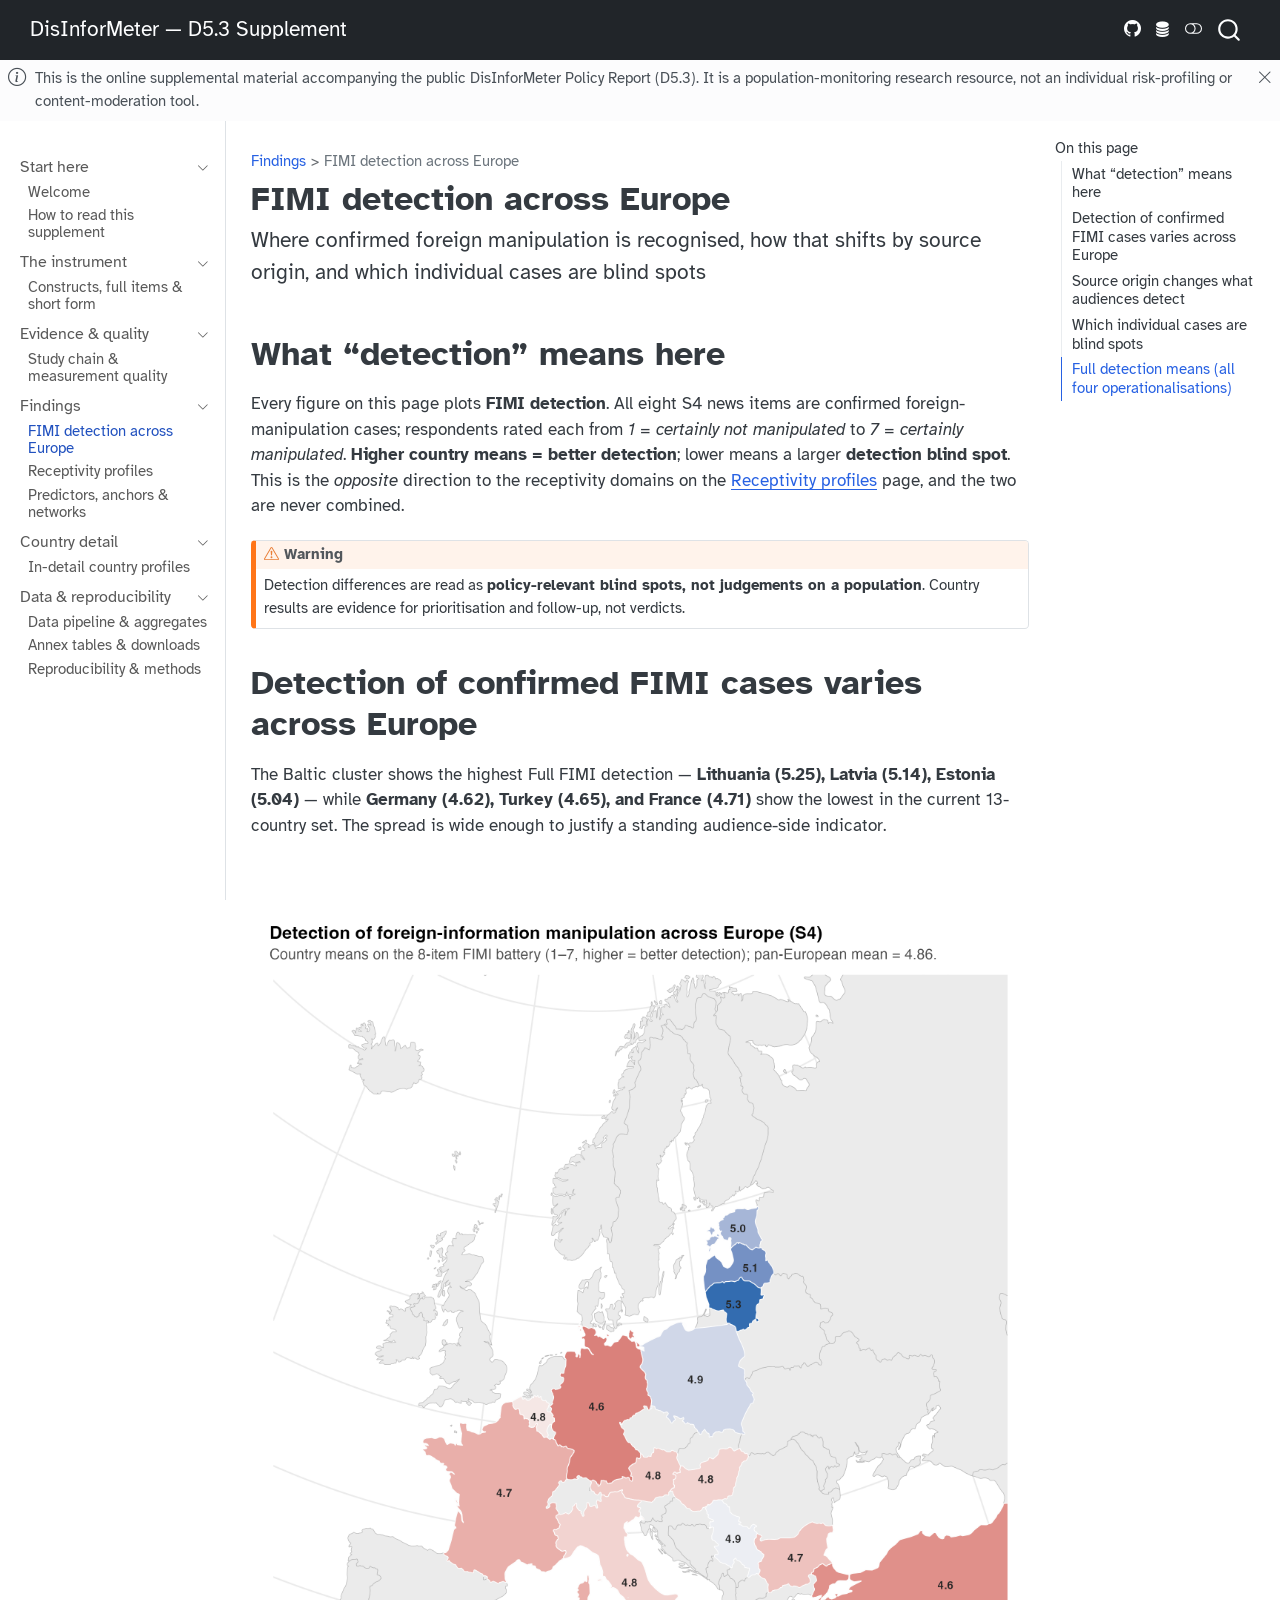
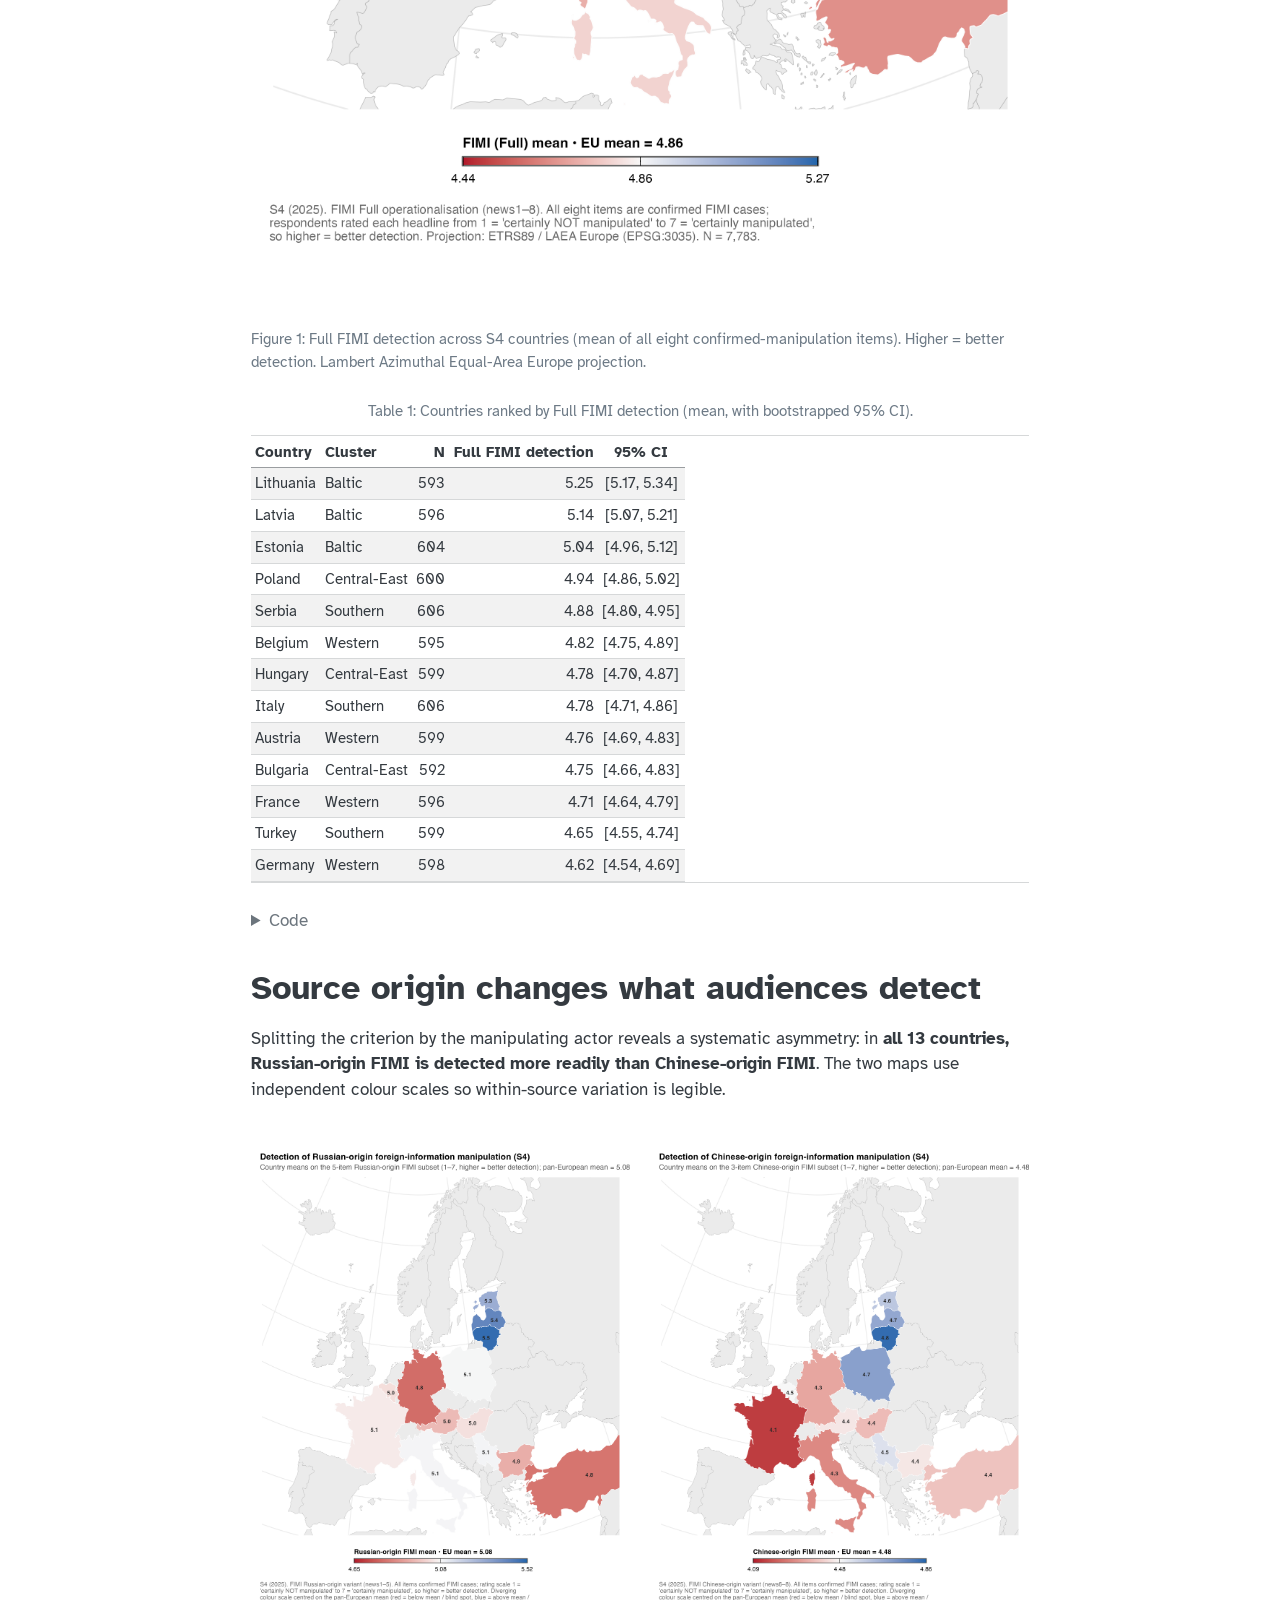
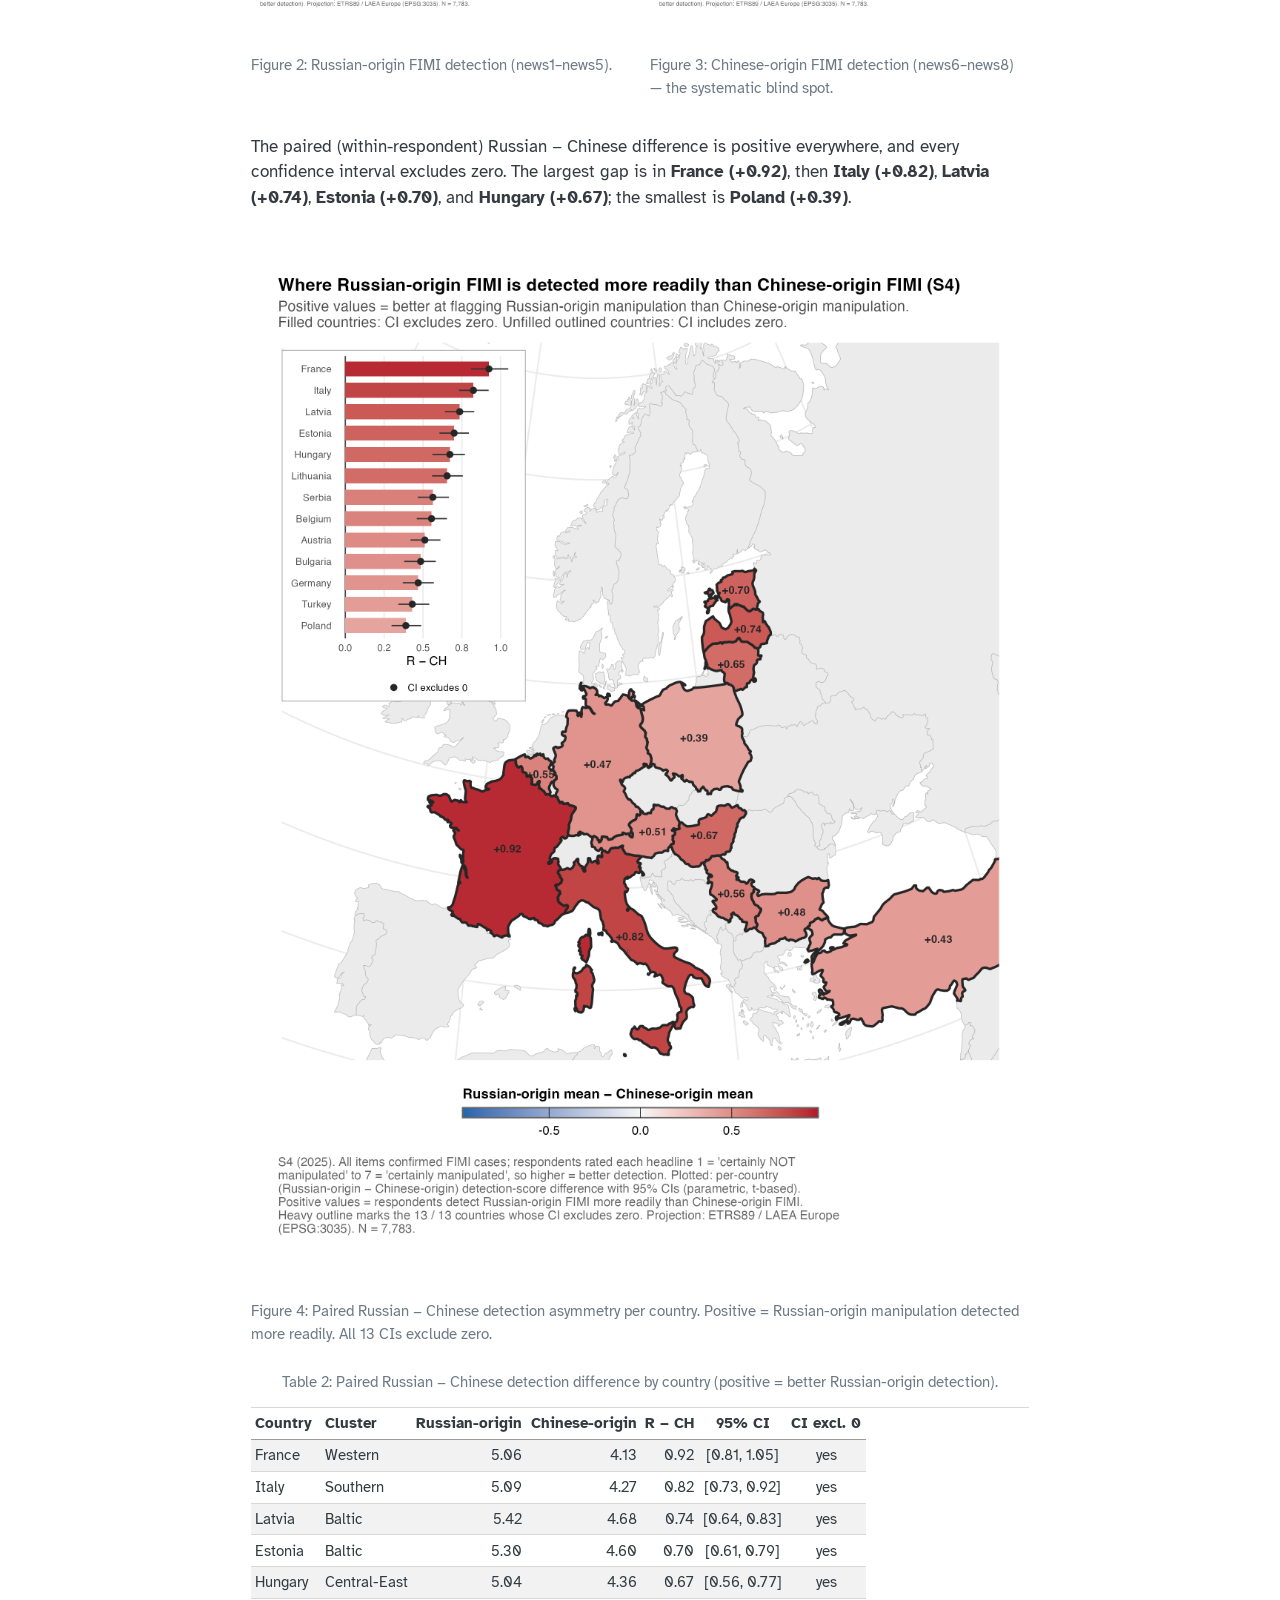
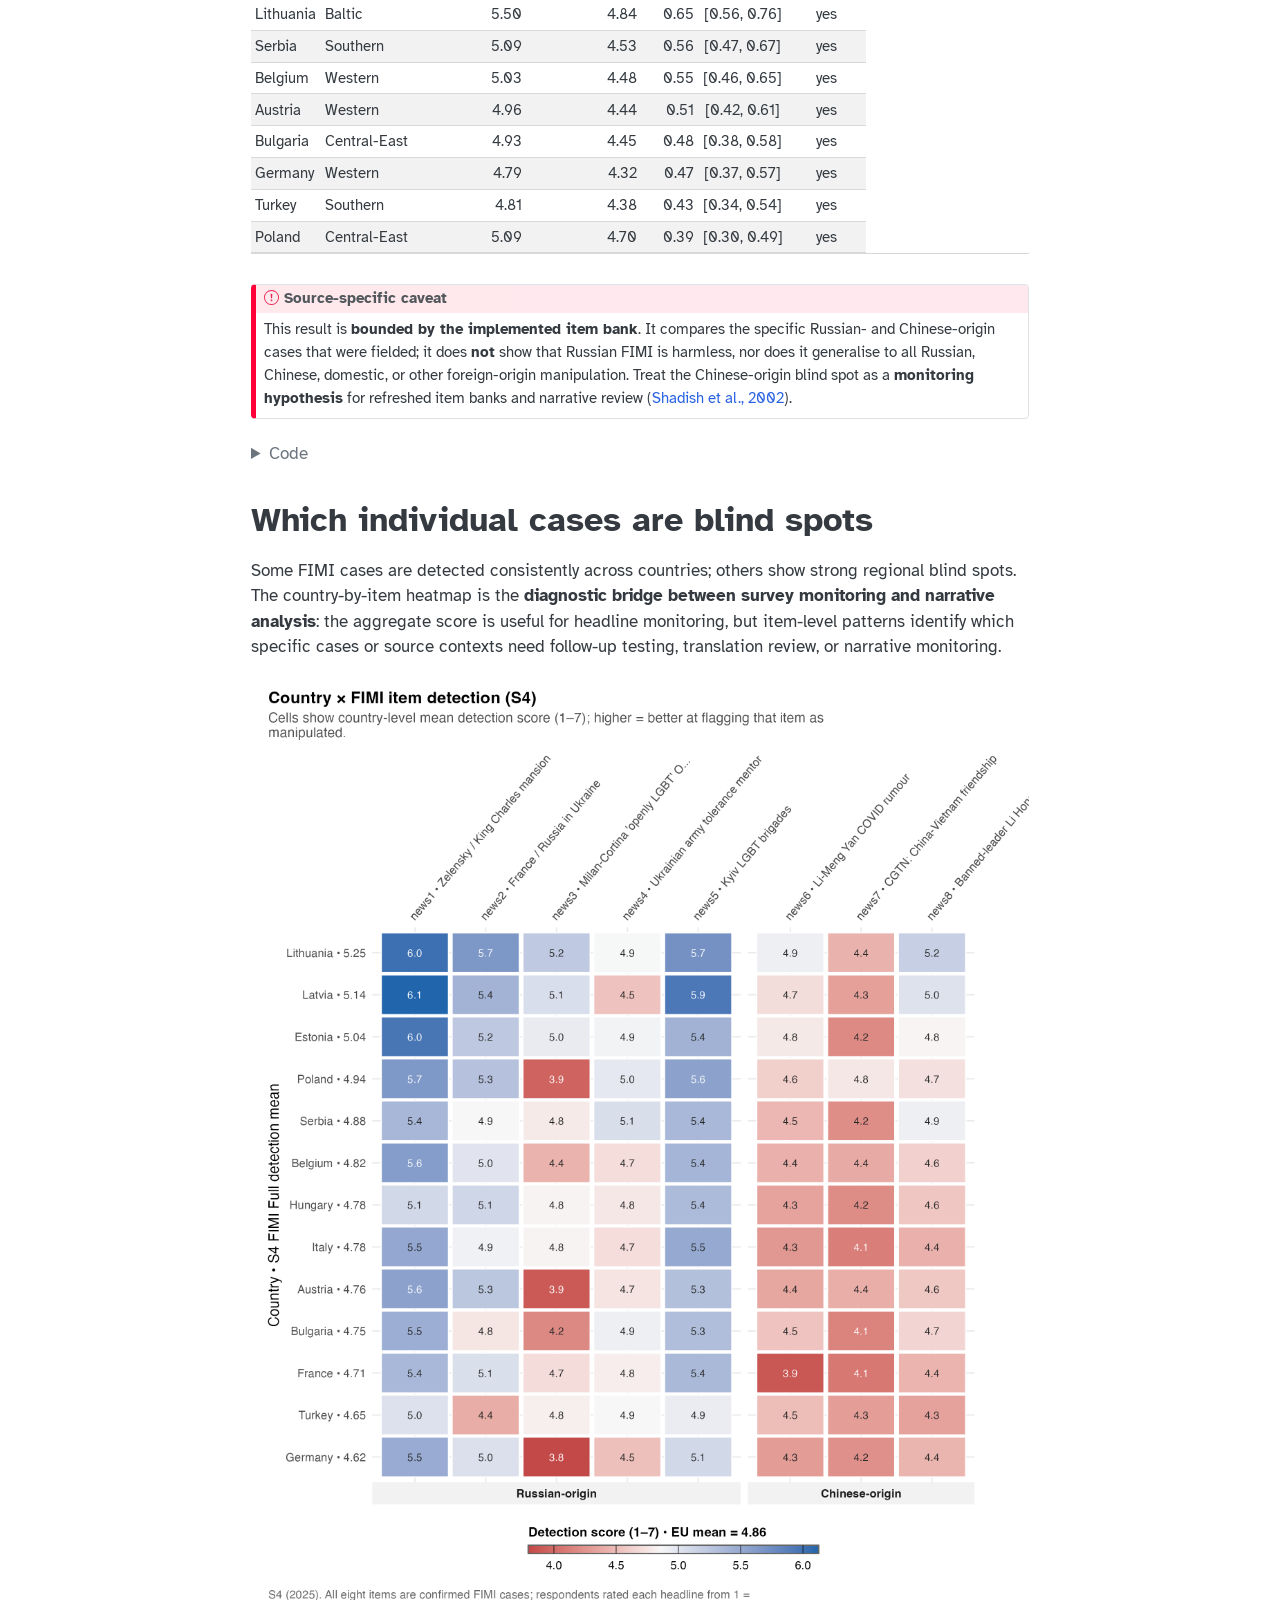
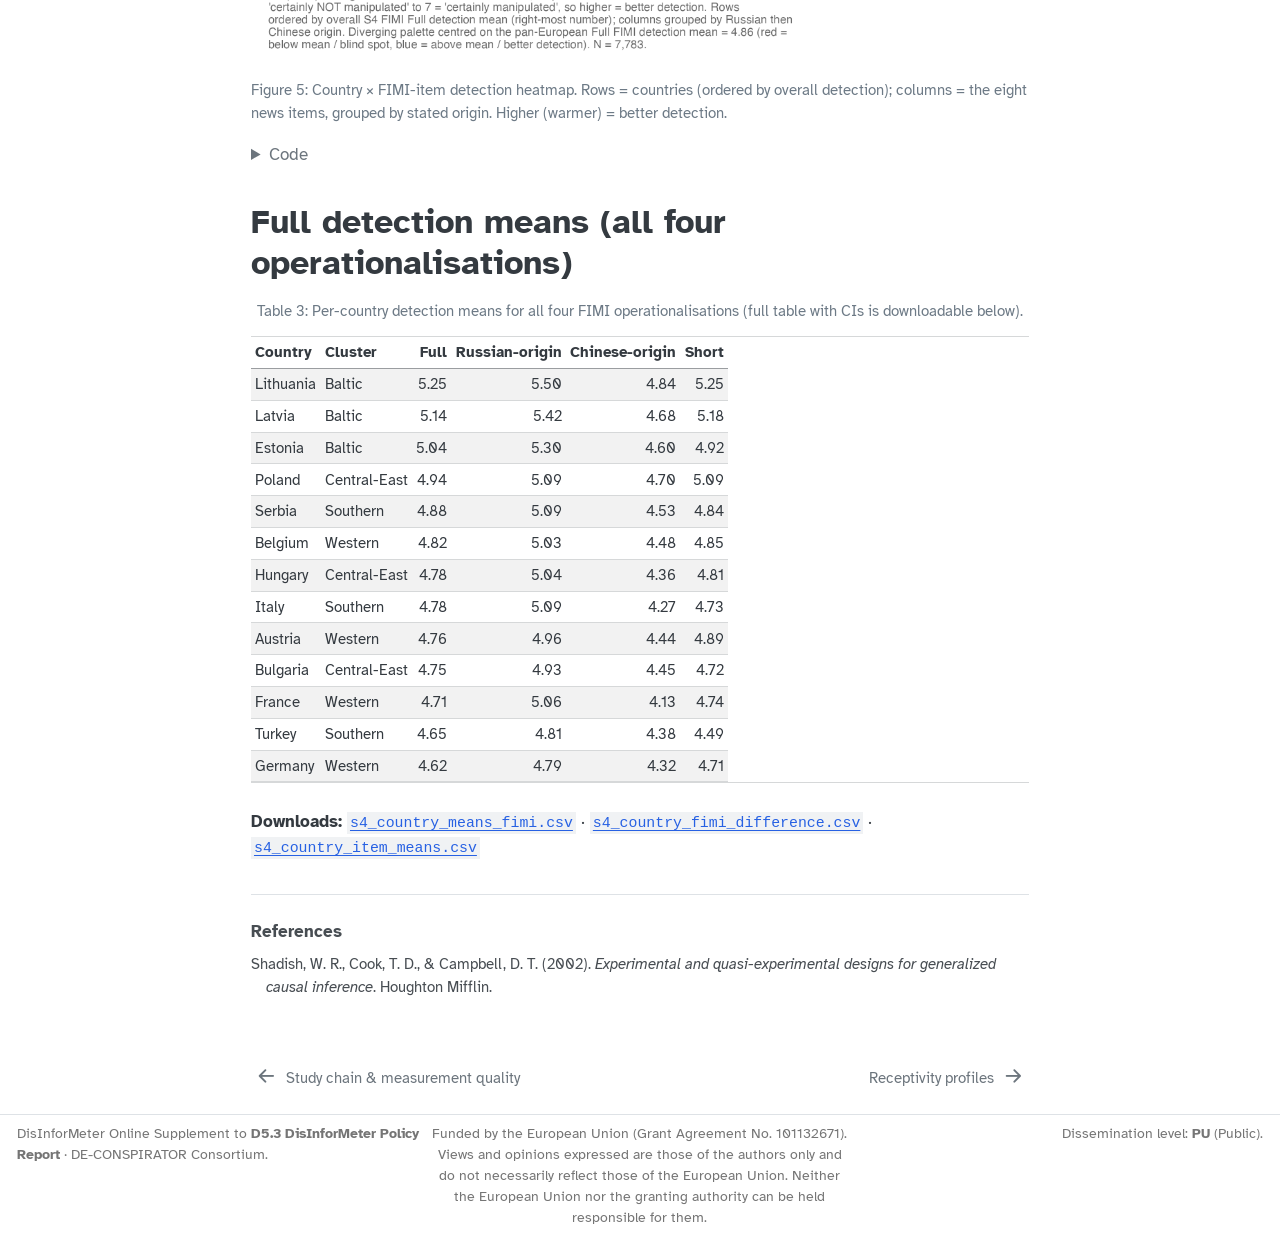
<file: 07c-headline-maps.html>
<!DOCTYPE html>
<html xmlns="http://www.w3.org/1999/xhtml" lang="en" xml:lang="en"><head>
<meta http-equiv="Content-Type" content="text/html; charset=UTF-8">
<meta charset="utf-8">
<meta name="generator" content="quarto-1.9.37">
<meta name="viewport" content="width=device-width, initial-scale=1.0, user-scalable=yes">
<title>FIMI detection across Europe – DisInforMeter — D5.3 Supplement</title>
<style>
/* Default styles provided by pandoc.
** See https://pandoc.org/MANUAL.html#variables-for-html for config info.
*/
code{white-space: pre-wrap;}
span.smallcaps{font-variant: small-caps;}
div.columns{display: flex; gap: min(4vw, 1.5em);}
div.column{flex: auto; overflow-x: auto;}
div.hanging-indent{margin-left: 1.5em; text-indent: -1.5em;}
ul.task-list{list-style: none;}
ul.task-list li input[type="checkbox"] {
  width: 0.8em;
  margin: 0 0.8em 0.2em -1em; /* quarto-specific, see https://github.com/quarto-dev/quarto-cli/issues/4556 */ 
  vertical-align: middle;
}
/* CSS for syntax highlighting */
html { -webkit-text-size-adjust: 100%; }
pre > code.sourceCode { white-space: pre; position: relative; }
pre > code.sourceCode > span { display: inline-block; line-height: 1.25; }
pre > code.sourceCode > span:empty { height: 1.2em; }
.sourceCode { overflow: visible; }
code.sourceCode > span { color: inherit; text-decoration: inherit; }
div.sourceCode { margin: 1em 0; }
pre.sourceCode { margin: 0; }
@media screen {
div.sourceCode { overflow: auto; }
}
@media print {
pre > code.sourceCode { white-space: pre-wrap; }
pre > code.sourceCode > span { text-indent: -5em; padding-left: 5em; }
}
pre.numberSource code
  { counter-reset: source-line 0; }
pre.numberSource code > span
  { position: relative; left: -4em; counter-increment: source-line; }
pre.numberSource code > span > a:first-child::before
  { content: counter(source-line);
    position: relative; left: -1em; text-align: right; vertical-align: baseline;
    border: none; display: inline-block;
    -webkit-touch-callout: none; -webkit-user-select: none;
    -khtml-user-select: none; -moz-user-select: none;
    -ms-user-select: none; user-select: none;
    padding: 0 4px; width: 4em;
  }
pre.numberSource { margin-left: 3em;  padding-left: 4px; }
div.sourceCode
  {   }
@media screen {
pre > code.sourceCode > span > a:first-child::before { text-decoration: underline; }
}
/* CSS for citations */
div.csl-bib-body { }
div.csl-entry {
  clear: both;
  margin-bottom: 0em;
}
.hanging-indent div.csl-entry {
  margin-left:2em;
  text-indent:-2em;
}
div.csl-left-margin {
  min-width:2em;
  float:left;
}
div.csl-right-inline {
  margin-left:2em;
  padding-left:1em;
}
div.csl-indent {
  margin-left: 2em;
}</style>

<script src="site_libs/quarto-nav/quarto-nav.js"></script>
<script src="site_libs/quarto-nav/headroom.min.js"></script>
<script src="site_libs/clipboard/clipboard.min.js"></script>
<script src="site_libs/quarto-search/autocomplete.umd.js"></script>
<script src="site_libs/quarto-search/fuse.min.js"></script>
<script src="site_libs/quarto-search/quarto-search.js"></script>
<meta name="quarto:offset" content="./">
<link href="./07d-construct-profiles.html" rel="next">
<link href="./07g-schematics.html" rel="prev">
<link href="./assets/images/favicon.ico" rel="icon">
<script src="site_libs/quarto-html/quarto.js" type="module"></script>
<script src="site_libs/quarto-html/tabsets/tabsets.js" type="module"></script>
<script src="site_libs/quarto-html/popper.min.js"></script>
<script src="site_libs/quarto-html/tippy.umd.min.js"></script>
<script src="site_libs/quarto-html/anchor.min.js"></script>
<link href="site_libs/quarto-html/tippy.css" rel="stylesheet">
<link href="site_libs/quarto-html/quarto-syntax-highlighting-f81f3c79f694eaf6f88ebcce70241f9e.css" rel="stylesheet" class="quarto-color-scheme" id="quarto-text-highlighting-styles">
<link href="site_libs/quarto-html/quarto-syntax-highlighting-dark-f81f3c79f694eaf6f88ebcce70241f9e.css" rel="stylesheet" class="quarto-color-scheme quarto-color-alternate" id="quarto-text-highlighting-styles">
<link href="site_libs/quarto-html/quarto-syntax-highlighting-f81f3c79f694eaf6f88ebcce70241f9e.css" rel="stylesheet" class="quarto-color-scheme-extra" id="quarto-text-highlighting-styles">
<script src="site_libs/bootstrap/bootstrap.min.js"></script>
<link href="site_libs/bootstrap/bootstrap-icons.css" rel="stylesheet">
<link href="site_libs/bootstrap/bootstrap-fcb0ab56b32f3512ab1d16b0c7e6946d.min.css" rel="stylesheet" append-hash="true" class="quarto-color-scheme" id="quarto-bootstrap" data-mode="light">
<link href="site_libs/bootstrap/bootstrap-dark-446c81a3c13060545cfb2364b311f8ea.min.css" rel="stylesheet" append-hash="true" class="quarto-color-scheme quarto-color-alternate" id="quarto-bootstrap" data-mode="dark">
<link href="site_libs/bootstrap/bootstrap-fcb0ab56b32f3512ab1d16b0c7e6946d.min.css" rel="stylesheet" append-hash="true" class="quarto-color-scheme-extra" id="quarto-bootstrap" data-mode="light"><script id="quarto-search-options" type="application/json">{
  "location": "navbar",
  "copy-button": false,
  "collapse-after": 3,
  "panel-placement": "end",
  "type": "overlay",
  "limit": 50,
  "keyboard-shortcut": [
    "f",
    "/",
    "s"
  ],
  "show-item-context": false,
  "language": {
    "search-no-results-text": "No results",
    "search-matching-documents-text": "matching documents",
    "search-copy-link-title": "Copy link to search",
    "search-hide-matches-text": "Hide additional matches",
    "search-more-match-text": "more match in this document",
    "search-more-matches-text": "more matches in this document",
    "search-clear-button-title": "Clear",
    "search-text-placeholder": "",
    "search-detached-cancel-button-title": "Cancel",
    "search-submit-button-title": "Submit",
    "search-label": "Search"
  }
}</script><script src="site_libs/kePrint-0.0.1/kePrint.js"></script><link href="site_libs/lightable-0.0.1/lightable.css" rel="stylesheet">
<link rel="stylesheet" href="styles.css">
<meta property="og:title" content="FIMI detection across Europe – DisInforMeter — D5.3 Supplement">
<meta property="og:description" content="Where confirmed foreign manipulation is recognised, how that shifts by source origin, and which individual cases are blind spots">
<meta property="og:image" content="https://thedataflowcompany.github.io/disinformeter-policy-report-supplement/figures/F-07_overall_fimi_choropleth.png">
<meta property="og:site_name" content="DisInforMeter — D5.3 Supplement">
<meta property="og:image:height" content="2850">
<meta property="og:image:width" content="2100">
<meta name="twitter:title" content="FIMI detection across Europe – DisInforMeter — D5.3 Supplement">
<meta name="twitter:description" content="Where confirmed foreign manipulation is recognised, how that shifts by source origin, and which individual cases are blind spots">
<meta name="twitter:image" content="https://thedataflowcompany.github.io/disinformeter-policy-report-supplement/figures/F-07_overall_fimi_choropleth.png">
<meta name="twitter:image-height" content="2850">
<meta name="twitter:image-width" content="2100">
<meta name="twitter:card" content="summary_large_image">
</head>
<body class="nav-sidebar docked nav-fixed quarto-light"><script id="quarto-html-before-body" type="application/javascript">
    const toggleBodyColorMode = (bsSheetEl) => {
      const mode = bsSheetEl.getAttribute("data-mode");
      const bodyEl = window.document.querySelector("body");
      if (mode === "dark") {
        bodyEl.classList.add("quarto-dark");
        bodyEl.classList.remove("quarto-light");
      } else {
        bodyEl.classList.add("quarto-light");
        bodyEl.classList.remove("quarto-dark");
      }
    }
    const toggleBodyColorPrimary = () => {
      const bsSheetEl = window.document.querySelector("link#quarto-bootstrap:not([rel=disabled-stylesheet])");
      if (bsSheetEl) {
        toggleBodyColorMode(bsSheetEl);
      }
    }
    const setColorSchemeToggle = (alternate) => {
      const toggles = window.document.querySelectorAll('.quarto-color-scheme-toggle');
      for (let i=0; i < toggles.length; i++) {
        const toggle = toggles[i];
        if (toggle) {
          if (alternate) {
            toggle.classList.add("alternate");
          } else {
            toggle.classList.remove("alternate");
          }
        }
      }
    };
    const toggleColorMode = (alternate) => {
      // Switch the stylesheets
      const primaryStylesheets = window.document.querySelectorAll('link.quarto-color-scheme:not(.quarto-color-alternate)');
      const alternateStylesheets = window.document.querySelectorAll('link.quarto-color-scheme.quarto-color-alternate');
      manageTransitions('#quarto-margin-sidebar .nav-link', false);
      if (alternate) {
        // note: dark is layered on light, we don't disable primary!
        enableStylesheet(alternateStylesheets);
        for (const sheetNode of alternateStylesheets) {
          if (sheetNode.id === "quarto-bootstrap") {
            toggleBodyColorMode(sheetNode);
          }
        }
      } else {
        disableStylesheet(alternateStylesheets);
        enableStylesheet(primaryStylesheets)
        toggleBodyColorPrimary();
      }
      manageTransitions('#quarto-margin-sidebar .nav-link', true);
      // Switch the toggles
      setColorSchemeToggle(alternate)
      // Hack to workaround the fact that safari doesn't
      // properly recolor the scrollbar when toggling (#1455)
      if (navigator.userAgent.indexOf('Safari') > 0 && navigator.userAgent.indexOf('Chrome') == -1) {
        manageTransitions("body", false);
        window.scrollTo(0, 1);
        setTimeout(() => {
          window.scrollTo(0, 0);
          manageTransitions("body", true);
        }, 40);
      }
    }
    const disableStylesheet = (stylesheets) => {
      for (let i=0; i < stylesheets.length; i++) {
        const stylesheet = stylesheets[i];
        stylesheet.rel = 'disabled-stylesheet';
      }
    }
    const enableStylesheet = (stylesheets) => {
      for (let i=0; i < stylesheets.length; i++) {
        const stylesheet = stylesheets[i];
        if(stylesheet.rel !== 'stylesheet') { // for Chrome, which will still FOUC without this check
          stylesheet.rel = 'stylesheet';
        }
      }
    }
    const manageTransitions = (selector, allowTransitions) => {
      const els = window.document.querySelectorAll(selector);
      for (let i=0; i < els.length; i++) {
        const el = els[i];
        if (allowTransitions) {
          el.classList.remove('notransition');
        } else {
          el.classList.add('notransition');
        }
      }
    }
    const isFileUrl = () => {
      return window.location.protocol === 'file:';
    }
    const hasAlternateSentinel = () => {
      let styleSentinel = getColorSchemeSentinel();
      if (styleSentinel !== null) {
        return styleSentinel === "alternate";
      } else {
        return false;
      }
    }
    const setStyleSentinel = (alternate) => {
      const value = alternate ? "alternate" : "default";
      if (!isFileUrl()) {
        window.localStorage.setItem("quarto-color-scheme", value);
      } else {
        localAlternateSentinel = value;
      }
    }
    const getColorSchemeSentinel = () => {
      if (!isFileUrl()) {
        const storageValue = window.localStorage.getItem("quarto-color-scheme");
        return storageValue != null ? storageValue : localAlternateSentinel;
      } else {
        return localAlternateSentinel;
      }
    }
    const toggleGiscusIfUsed = (isAlternate, darkModeDefault) => {
      const baseTheme = document.querySelector('#giscus-base-theme')?.value ?? 'light';
      const alternateTheme = document.querySelector('#giscus-alt-theme')?.value ?? 'dark';
      let newTheme = '';
      if(authorPrefersDark) {
        newTheme = isAlternate ? baseTheme : alternateTheme;
      } else {
        newTheme = isAlternate ? alternateTheme : baseTheme;
      }
      const changeGiscusTheme = () => {
        // From: https://github.com/giscus/giscus/issues/336
        const sendMessage = (message) => {
          const iframe = document.querySelector('iframe.giscus-frame');
          if (!iframe) return;
          iframe.contentWindow.postMessage({ giscus: message }, 'https://giscus.app');
        }
        sendMessage({
          setConfig: {
            theme: newTheme
          }
        });
      }
      const isGiscussLoaded = window.document.querySelector('iframe.giscus-frame') !== null;
      if (isGiscussLoaded) {
        changeGiscusTheme();
      }
    };
    const authorPrefersDark = false;
    const darkModeDefault = authorPrefersDark;
      document.querySelector('link#quarto-text-highlighting-styles.quarto-color-scheme-extra').rel = 'disabled-stylesheet';
      document.querySelector('link#quarto-bootstrap.quarto-color-scheme-extra').rel = 'disabled-stylesheet';
    let localAlternateSentinel = darkModeDefault ? 'alternate' : 'default';
    // Dark / light mode switch
    window.quartoToggleColorScheme = () => {
      // Read the current dark / light value
      let toAlternate = !hasAlternateSentinel();
      toggleColorMode(toAlternate);
      setStyleSentinel(toAlternate);
      toggleGiscusIfUsed(toAlternate, darkModeDefault);
      window.dispatchEvent(new Event('resize'));
    };
    // Switch to dark mode if need be
    if (hasAlternateSentinel()) {
      toggleColorMode(true);
    } else {
      toggleColorMode(false);
    }
  </script>

<div id="quarto-search-results"></div>
  <header id="quarto-header" class="headroom fixed-top"><nav class="navbar navbar-expand-lg " data-bs-theme="dark"><div class="navbar-container container-fluid">
      <div class="navbar-brand-container mx-auto">
    <a class="navbar-brand" href="./index.html">
    <span class="navbar-title">DisInforMeter — D5.3 Supplement</span>
    </a>
  </div>
        <div class="quarto-navbar-tools tools-wide tools-end">
    <a href="https://github.com/TheDataFlowCompany/disinformeter-policy-report-supplement" title="Source repository" class="quarto-navigation-tool px-1" aria-label="Source repository"><i class="bi bi-github"></i></a>
    <a href="https://osf.io/" title="OSF reuse package (forthcoming)" class="quarto-navigation-tool px-1" aria-label="OSF reuse package (forthcoming)"><i class="bi bi-database-fill"></i></a>
  <a href="" class="quarto-color-scheme-toggle quarto-navigation-tool  px-1" onclick="window.quartoToggleColorScheme(); return false;" title="Toggle dark mode"><i class="bi"></i></a>
</div>
          <div id="quarto-search" class="" title="Search"></div>
      </div> <!-- /container-fluid -->
    </nav><nav class="quarto-secondary-nav"><div class="container-fluid d-flex">
      <button type="button" class="quarto-btn-toggle btn" data-bs-toggle="collapse" role="button" data-bs-target=".quarto-sidebar-collapse-item" aria-controls="quarto-sidebar" aria-expanded="false" aria-label="Toggle sidebar navigation" onclick="if (window.quartoToggleHeadroom) { window.quartoToggleHeadroom(); }">
        <i class="bi bi-layout-text-sidebar-reverse"></i>
      </button>
        <nav class="quarto-page-breadcrumbs" aria-label="breadcrumb"><ol class="breadcrumb"><li class="breadcrumb-item"><a href="./07c-headline-maps.html">Findings</a></li><li class="breadcrumb-item"><a href="./07c-headline-maps.html">FIMI detection across Europe</a></li></ol></nav>
        <a class="flex-grow-1" role="navigation" data-bs-toggle="collapse" data-bs-target=".quarto-sidebar-collapse-item" aria-controls="quarto-sidebar" aria-expanded="false" aria-label="Toggle sidebar navigation" onclick="if (window.quartoToggleHeadroom) { window.quartoToggleHeadroom(); }">      
        </a>
    </div>
  </nav><div id="quarto-announcement" data-announcement-id="80f0575ad15847184ecdc19cbdd7e9df" class="alert alert-light hidden">
<i class="bi bi-info-circle quarto-announcement-icon"></i><div class="quarto-announcement-content">
<p>This is the online supplemental material accompanying the public DisInforMeter Policy Report (D5.3). It is a population-monitoring research resource, not an individual risk-profiling or content-moderation tool.</p>
</div>
<i class="bi bi-x-lg quarto-announcement-action"></i>
</div>
</header><!-- content --><div id="quarto-content" class="quarto-container page-columns page-rows-contents page-layout-article page-navbar">
<!-- sidebar -->
  <nav id="quarto-sidebar" class="sidebar collapse collapse-horizontal quarto-sidebar-collapse-item sidebar-navigation docked overflow-auto"><div class="sidebar-menu-container"> 
    <ul class="list-unstyled mt-1">
<li class="sidebar-item sidebar-item-section">
      <div class="sidebar-item-container"> 
            <a class="sidebar-item-text sidebar-link text-start" data-bs-toggle="collapse" data-bs-target="#quarto-sidebar-section-1" role="navigation" aria-expanded="true">
 <span class="menu-text">Start here</span></a>
          <a class="sidebar-item-toggle text-start" data-bs-toggle="collapse" data-bs-target="#quarto-sidebar-section-1" role="navigation" aria-expanded="true" aria-label="Toggle section">
            <i class="bi bi-chevron-right ms-2"></i>
          </a> 
      </div>
      <ul id="quarto-sidebar-section-1" class="collapse list-unstyled sidebar-section depth1 show">
<li class="sidebar-item">
  <div class="sidebar-item-container"> 
  <a href="./index.html" class="sidebar-item-text sidebar-link">
 <span class="menu-text">Welcome</span></a>
  </div>
</li>
          <li class="sidebar-item">
  <div class="sidebar-item-container"> 
  <a href="./07-overview.html" class="sidebar-item-text sidebar-link">
 <span class="menu-text">How to read this supplement</span></a>
  </div>
</li>
      </ul>
</li>
        <li class="sidebar-item sidebar-item-section">
      <div class="sidebar-item-container"> 
            <a class="sidebar-item-text sidebar-link text-start" data-bs-toggle="collapse" data-bs-target="#quarto-sidebar-section-2" role="navigation" aria-expanded="true">
 <span class="menu-text">The instrument</span></a>
          <a class="sidebar-item-toggle text-start" data-bs-toggle="collapse" data-bs-target="#quarto-sidebar-section-2" role="navigation" aria-expanded="true" aria-label="Toggle section">
            <i class="bi bi-chevron-right ms-2"></i>
          </a> 
      </div>
      <ul id="quarto-sidebar-section-2" class="collapse list-unstyled sidebar-section depth1 show">
<li class="sidebar-item">
  <div class="sidebar-item-container"> 
  <a href="./07b-construct-reference.html" class="sidebar-item-text sidebar-link">
 <span class="menu-text">Constructs, full items &amp; short form</span></a>
  </div>
</li>
      </ul>
</li>
        <li class="sidebar-item sidebar-item-section">
      <div class="sidebar-item-container"> 
            <a class="sidebar-item-text sidebar-link text-start" data-bs-toggle="collapse" data-bs-target="#quarto-sidebar-section-3" role="navigation" aria-expanded="true">
 <span class="menu-text">Evidence &amp; quality</span></a>
          <a class="sidebar-item-toggle text-start" data-bs-toggle="collapse" data-bs-target="#quarto-sidebar-section-3" role="navigation" aria-expanded="true" aria-label="Toggle section">
            <i class="bi bi-chevron-right ms-2"></i>
          </a> 
      </div>
      <ul id="quarto-sidebar-section-3" class="collapse list-unstyled sidebar-section depth1 show">
<li class="sidebar-item">
  <div class="sidebar-item-container"> 
  <a href="./07g-schematics.html" class="sidebar-item-text sidebar-link">
 <span class="menu-text">Study chain &amp; measurement quality</span></a>
  </div>
</li>
      </ul>
</li>
        <li class="sidebar-item sidebar-item-section">
      <div class="sidebar-item-container"> 
            <a class="sidebar-item-text sidebar-link text-start" data-bs-toggle="collapse" data-bs-target="#quarto-sidebar-section-4" role="navigation" aria-expanded="true">
 <span class="menu-text">Findings</span></a>
          <a class="sidebar-item-toggle text-start" data-bs-toggle="collapse" data-bs-target="#quarto-sidebar-section-4" role="navigation" aria-expanded="true" aria-label="Toggle section">
            <i class="bi bi-chevron-right ms-2"></i>
          </a> 
      </div>
      <ul id="quarto-sidebar-section-4" class="collapse list-unstyled sidebar-section depth1 show">
<li class="sidebar-item">
  <div class="sidebar-item-container"> 
  <a href="./07c-headline-maps.html" class="sidebar-item-text sidebar-link active">
 <span class="menu-text">FIMI detection across Europe</span></a>
  </div>
</li>
          <li class="sidebar-item">
  <div class="sidebar-item-container"> 
  <a href="./07d-construct-profiles.html" class="sidebar-item-text sidebar-link">
 <span class="menu-text">Receptivity profiles</span></a>
  </div>
</li>
          <li class="sidebar-item">
  <div class="sidebar-item-container"> 
  <a href="./07e-predictors-and-anchors.html" class="sidebar-item-text sidebar-link">
 <span class="menu-text">Predictors, anchors &amp; networks</span></a>
  </div>
</li>
      </ul>
</li>
        <li class="sidebar-item sidebar-item-section">
      <div class="sidebar-item-container"> 
            <a class="sidebar-item-text sidebar-link text-start" data-bs-toggle="collapse" data-bs-target="#quarto-sidebar-section-5" role="navigation" aria-expanded="true">
 <span class="menu-text">Country detail</span></a>
          <a class="sidebar-item-toggle text-start" data-bs-toggle="collapse" data-bs-target="#quarto-sidebar-section-5" role="navigation" aria-expanded="true" aria-label="Toggle section">
            <i class="bi bi-chevron-right ms-2"></i>
          </a> 
      </div>
      <ul id="quarto-sidebar-section-5" class="collapse list-unstyled sidebar-section depth1 show">
<li class="sidebar-item">
  <div class="sidebar-item-container"> 
  <a href="./07f-country-snapshots.html" class="sidebar-item-text sidebar-link">
 <span class="menu-text">In-detail country profiles</span></a>
  </div>
</li>
      </ul>
</li>
        <li class="sidebar-item sidebar-item-section">
      <div class="sidebar-item-container"> 
            <a class="sidebar-item-text sidebar-link text-start" data-bs-toggle="collapse" data-bs-target="#quarto-sidebar-section-6" role="navigation" aria-expanded="true">
 <span class="menu-text">Data &amp; reproducibility</span></a>
          <a class="sidebar-item-toggle text-start" data-bs-toggle="collapse" data-bs-target="#quarto-sidebar-section-6" role="navigation" aria-expanded="true" aria-label="Toggle section">
            <i class="bi bi-chevron-right ms-2"></i>
          </a> 
      </div>
      <ul id="quarto-sidebar-section-6" class="collapse list-unstyled sidebar-section depth1 show">
<li class="sidebar-item">
  <div class="sidebar-item-container"> 
  <a href="./07a-aggregates-and-geometries.html" class="sidebar-item-text sidebar-link">
 <span class="menu-text">Data pipeline &amp; aggregates</span></a>
  </div>
</li>
          <li class="sidebar-item">
  <div class="sidebar-item-container"> 
  <a href="./07h-annex-tables.html" class="sidebar-item-text sidebar-link">
 <span class="menu-text">Annex tables &amp; downloads</span></a>
  </div>
</li>
          <li class="sidebar-item">
  <div class="sidebar-item-container"> 
  <a href="./07i-reproducibility.html" class="sidebar-item-text sidebar-link">
 <span class="menu-text">Reproducibility &amp; methods</span></a>
  </div>
</li>
      </ul>
</li>
    </ul>
</div>
</nav><div id="quarto-sidebar-glass" class="quarto-sidebar-collapse-item" data-bs-toggle="collapse" data-bs-target=".quarto-sidebar-collapse-item"></div>
<!-- margin-sidebar -->
    <div id="quarto-margin-sidebar" class="sidebar margin-sidebar">
        <nav id="TOC" role="doc-toc" class="toc-active"><h2 id="toc-title">On this page</h2>
   
  <ul>
<li><a href="#what-detection-means-here" id="toc-what-detection-means-here" class="nav-link active" data-scroll-target="#what-detection-means-here">What “detection” means here</a></li>
  <li><a href="#detection-of-confirmed-fimi-cases-varies-across-europe" id="toc-detection-of-confirmed-fimi-cases-varies-across-europe" class="nav-link" data-scroll-target="#detection-of-confirmed-fimi-cases-varies-across-europe">Detection of confirmed FIMI cases varies across Europe</a></li>
  <li><a href="#source-origin-changes-what-audiences-detect" id="toc-source-origin-changes-what-audiences-detect" class="nav-link" data-scroll-target="#source-origin-changes-what-audiences-detect">Source origin changes what audiences detect</a></li>
  <li><a href="#which-individual-cases-are-blind-spots" id="toc-which-individual-cases-are-blind-spots" class="nav-link" data-scroll-target="#which-individual-cases-are-blind-spots">Which individual cases are blind spots</a></li>
  <li><a href="#full-detection-means-all-four-operationalisations" id="toc-full-detection-means-all-four-operationalisations" class="nav-link" data-scroll-target="#full-detection-means-all-four-operationalisations">Full detection means (all four operationalisations)</a></li>
  </ul></nav>
    </div>
<!-- main -->
<main class="content" id="quarto-document-content"><header id="title-block-header" class="quarto-title-block default"><nav class="quarto-page-breadcrumbs quarto-title-breadcrumbs d-none d-lg-block" aria-label="breadcrumb"><ol class="breadcrumb"><li class="breadcrumb-item"><a href="./07c-headline-maps.html">Findings</a></li><li class="breadcrumb-item"><a href="./07c-headline-maps.html">FIMI detection across Europe</a></li></ol></nav><div class="quarto-title">
<h1 class="title">FIMI detection across Europe</h1>
<p class="subtitle lead">Where confirmed foreign manipulation is recognised, how that shifts by source origin, and which individual cases are blind spots</p>
</div>



<div class="quarto-title-meta">

    
  
    
  </div>
  


</header><section id="what-detection-means-here" class="level1"><h1>What “detection” means here</h1>
<p>Every figure on this page plots <strong>FIMI detection</strong>. All eight S4 news items are confirmed foreign-manipulation cases; respondents rated each from <em>1 = certainly not manipulated</em> to <em>7 = certainly manipulated</em>. <strong>Higher country means = better detection</strong>; lower means a larger <strong>detection blind spot</strong>. This is the <em>opposite</em> direction to the receptivity domains on the <a href="./07d-construct-profiles.html">Receptivity profiles</a> page, and the two are never combined.</p>
<div class="callout callout-style-default callout-warning callout-titled">
<div class="callout-header d-flex align-content-center">
<div class="callout-icon-container">
<i class="callout-icon"></i>
</div>
<div class="callout-title-container flex-fill">
Warning
</div>
</div>
<div class="callout-body-container callout-body">
<p>Detection differences are read as <strong>policy-relevant blind spots, not judgements on a population</strong>. Country results are evidence for prioritisation and follow-up, not verdicts.</p>
</div>
</div>
</section><section id="detection-of-confirmed-fimi-cases-varies-across-europe" class="level1"><h1>Detection of confirmed FIMI cases varies across Europe</h1>
<p>The Baltic cluster shows the highest Full FIMI detection — <strong>Lithuania (5.25), Latvia (5.14), Estonia (5.04)</strong> — while <strong>Germany (4.62), Turkey (4.65), and France (4.71)</strong> show the lowest in the current 13-country set. The spread is wide enough to justify a standing audience-side indicator.</p>
<div class="cell" data-layout-align="center">
<div class="cell-output-display">
<div id="fig-f07" class="quarto-float quarto-figure quarto-figure-center anchored" data-fig-align="center">
<figure class="quarto-float quarto-float-fig figure"><div aria-describedby="fig-f07-caption-0ceaefa1-69ba-4598-a22c-09a6ac19f8ca">
<img src="figures/F-07_overall_fimi_choropleth.png" class="img-fluid quarto-figure quarto-figure-center figure-img" style="width:100.0%">
</div>
<figcaption class="quarto-float-caption-bottom quarto-float-caption quarto-float-fig" id="fig-f07-caption-0ceaefa1-69ba-4598-a22c-09a6ac19f8ca">
Figure&nbsp;1: Full FIMI detection across S4 countries (mean of all eight confirmed-manipulation items). Higher = better detection. Lambert Azimuthal Equal-Area Europe projection.
</figcaption></figure>
</div>
</div>
</div>
<div class="cell" data-layout-align="center">
<div id="tbl-full-rank" class="cell quarto-float quarto-figure quarto-figure-center anchored" data-layout-align="center">
<figure class="quarto-float quarto-float-tbl figure"><figcaption class="quarto-float-caption-top quarto-float-caption quarto-float-tbl" id="tbl-full-rank-caption-0ceaefa1-69ba-4598-a22c-09a6ac19f8ca">
Table&nbsp;1: Countries ranked by Full FIMI detection (mean, with bootstrapped 95% CI).
</figcaption><div aria-describedby="tbl-full-rank-caption-0ceaefa1-69ba-4598-a22c-09a6ac19f8ca">
<div class="cell-output-display">
<table class="table cell caption-top table-sm table-striped small">
<thead><tr class="header">
<th style="text-align: left;" data-quarto-table-cell-role="th">Country</th>
<th style="text-align: left;" data-quarto-table-cell-role="th">Cluster</th>
<th style="text-align: right;" data-quarto-table-cell-role="th">N</th>
<th style="text-align: right;" data-quarto-table-cell-role="th">Full FIMI detection</th>
<th style="text-align: center;" data-quarto-table-cell-role="th">95% CI</th>
</tr></thead>
<tbody>
<tr class="odd">
<td style="text-align: left;">Lithuania</td>
<td style="text-align: left;">Baltic</td>
<td style="text-align: right;">593</td>
<td style="text-align: right;">5.25</td>
<td style="text-align: center;">[5.17, 5.34]</td>
</tr>
<tr class="even">
<td style="text-align: left;">Latvia</td>
<td style="text-align: left;">Baltic</td>
<td style="text-align: right;">596</td>
<td style="text-align: right;">5.14</td>
<td style="text-align: center;">[5.07, 5.21]</td>
</tr>
<tr class="odd">
<td style="text-align: left;">Estonia</td>
<td style="text-align: left;">Baltic</td>
<td style="text-align: right;">604</td>
<td style="text-align: right;">5.04</td>
<td style="text-align: center;">[4.96, 5.12]</td>
</tr>
<tr class="even">
<td style="text-align: left;">Poland</td>
<td style="text-align: left;">Central-East</td>
<td style="text-align: right;">600</td>
<td style="text-align: right;">4.94</td>
<td style="text-align: center;">[4.86, 5.02]</td>
</tr>
<tr class="odd">
<td style="text-align: left;">Serbia</td>
<td style="text-align: left;">Southern</td>
<td style="text-align: right;">606</td>
<td style="text-align: right;">4.88</td>
<td style="text-align: center;">[4.80, 4.95]</td>
</tr>
<tr class="even">
<td style="text-align: left;">Belgium</td>
<td style="text-align: left;">Western</td>
<td style="text-align: right;">595</td>
<td style="text-align: right;">4.82</td>
<td style="text-align: center;">[4.75, 4.89]</td>
</tr>
<tr class="odd">
<td style="text-align: left;">Hungary</td>
<td style="text-align: left;">Central-East</td>
<td style="text-align: right;">599</td>
<td style="text-align: right;">4.78</td>
<td style="text-align: center;">[4.70, 4.87]</td>
</tr>
<tr class="even">
<td style="text-align: left;">Italy</td>
<td style="text-align: left;">Southern</td>
<td style="text-align: right;">606</td>
<td style="text-align: right;">4.78</td>
<td style="text-align: center;">[4.71, 4.86]</td>
</tr>
<tr class="odd">
<td style="text-align: left;">Austria</td>
<td style="text-align: left;">Western</td>
<td style="text-align: right;">599</td>
<td style="text-align: right;">4.76</td>
<td style="text-align: center;">[4.69, 4.83]</td>
</tr>
<tr class="even">
<td style="text-align: left;">Bulgaria</td>
<td style="text-align: left;">Central-East</td>
<td style="text-align: right;">592</td>
<td style="text-align: right;">4.75</td>
<td style="text-align: center;">[4.66, 4.83]</td>
</tr>
<tr class="odd">
<td style="text-align: left;">France</td>
<td style="text-align: left;">Western</td>
<td style="text-align: right;">596</td>
<td style="text-align: right;">4.71</td>
<td style="text-align: center;">[4.64, 4.79]</td>
</tr>
<tr class="even">
<td style="text-align: left;">Turkey</td>
<td style="text-align: left;">Southern</td>
<td style="text-align: right;">599</td>
<td style="text-align: right;">4.65</td>
<td style="text-align: center;">[4.55, 4.74]</td>
</tr>
<tr class="odd">
<td style="text-align: left;">Germany</td>
<td style="text-align: left;">Western</td>
<td style="text-align: right;">598</td>
<td style="text-align: right;">4.62</td>
<td style="text-align: center;">[4.54, 4.69]</td>
</tr>
</tbody>
</table>
</div>
</div>
</figure>
</div>
</div>
<div class="cell" data-layout-align="center">
<div class="code-with-filename">
<details class="code-fold"><summary>Code</summary><div class="code-with-filename-file">
<pre><strong>scripts/policy_report/F-07_overall_fimi_choropleth.R</strong></pre>
</div>
<div class="code-copy-outer-scaffold"><div class="sourceCode cell-code" id="cb1"><pre class="sourceCode numberSource r numberLines lineAnchors number-lines code-with-copy"><code class="sourceCode r"><span id="cb1-1"><a href="#cb1-1"></a><span class="co">#!/usr/bin/env Rscript</span></span>
<span id="cb1-2"><a href="#cb1-2"></a><span class="co">#' F-07 — Hero choropleth: overall FIMI (Full operationalisation) across S4.</span></span>
<span id="cb1-3"><a href="#cb1-3"></a><span class="co">#'</span></span>
<span id="cb1-4"><a href="#cb1-4"></a><span class="co">#' Spec: ggplot2 + geom_sf choropleth, diverging palette centred on EU mean,</span></span>
<span id="cb1-5"><a href="#cb1-5"></a><span class="co">#' one-decimal labels, EPSG:3035 Lambert Azimuthal projection.</span></span>
<span id="cb1-6"><a href="#cb1-6"></a><span class="co">#'</span></span>
<span id="cb1-7"><a href="#cb1-7"></a><span class="co">#' Source: outputs/policy_report/tables/s4_country_means_fimi.csv (Full variant)</span></span>
<span id="cb1-8"><a href="#cb1-8"></a><span class="co">#'         outputs/policy_report/tables/s4_eu_pooled_benchmarks.csv (EU mid)</span></span>
<span id="cb1-9"><a href="#cb1-9"></a><span class="co">#' Output: outputs/policy_report/figures/F-07_overall_fimi_choropleth.{png,pdf,rds}</span></span>
<span id="cb1-10"><a href="#cb1-10"></a></span>
<span id="cb1-11"><a href="#cb1-11"></a><span class="fu">suppressPackageStartupMessages</span>({</span>
<span id="cb1-12"><a href="#cb1-12"></a>  <span class="fu">library</span>(ggplot2)</span>
<span id="cb1-13"><a href="#cb1-13"></a>  <span class="fu">library</span>(dplyr)</span>
<span id="cb1-14"><a href="#cb1-14"></a>  <span class="fu">library</span>(readr)</span>
<span id="cb1-15"><a href="#cb1-15"></a>  <span class="fu">library</span>(sf)</span>
<span id="cb1-16"><a href="#cb1-16"></a>  <span class="fu">library</span>(here)</span>
<span id="cb1-17"><a href="#cb1-17"></a>})</span>
<span id="cb1-18"><a href="#cb1-18"></a></span>
<span id="cb1-19"><a href="#cb1-19"></a><span class="fu">source</span>(here<span class="sc">::</span><span class="fu">here</span>(<span class="st">"scripts"</span>, <span class="st">"policy_report"</span>, <span class="st">"_theme.R"</span>))</span>
<span id="cb1-20"><a href="#cb1-20"></a><span class="fu">source</span>(here<span class="sc">::</span><span class="fu">here</span>(<span class="st">"scripts"</span>, <span class="st">"policy_report"</span>, <span class="st">"_helpers_geo.R"</span>))</span>
<span id="cb1-21"><a href="#cb1-21"></a></span>
<span id="cb1-22"><a href="#cb1-22"></a>SCRIPT_ID  <span class="ot">&lt;-</span> <span class="st">"F-07_overall_fimi_choropleth"</span></span>
<span id="cb1-23"><a href="#cb1-23"></a>SOURCE_CSV <span class="ot">&lt;-</span> here<span class="sc">::</span><span class="fu">here</span>(<span class="st">"outputs"</span>, <span class="st">"policy_report"</span>, <span class="st">"tables"</span>,</span>
<span id="cb1-24"><a href="#cb1-24"></a>                          <span class="st">"s4_country_means_fimi.csv"</span>)</span>
<span id="cb1-25"><a href="#cb1-25"></a>EU_CSV     <span class="ot">&lt;-</span> here<span class="sc">::</span><span class="fu">here</span>(<span class="st">"outputs"</span>, <span class="st">"policy_report"</span>, <span class="st">"tables"</span>,</span>
<span id="cb1-26"><a href="#cb1-26"></a>                          <span class="st">"s4_eu_pooled_benchmarks.csv"</span>)</span>
<span id="cb1-27"><a href="#cb1-27"></a>OUT_BASE   <span class="ot">&lt;-</span> <span class="fu">file.path</span>(POLICY_REPORT_FIG_DIR, SCRIPT_ID)</span>
<span id="cb1-28"><a href="#cb1-28"></a></span>
<span id="cb1-29"><a href="#cb1-29"></a><span class="fu">set.seed</span>(<span class="dv">42</span>)</span>
<span id="cb1-30"><a href="#cb1-30"></a></span>
<span id="cb1-31"><a href="#cb1-31"></a><span class="co"># ---------------------------------------------------------------------------</span></span>
<span id="cb1-32"><a href="#cb1-32"></a><span class="co"># Load</span></span>
<span id="cb1-33"><a href="#cb1-33"></a><span class="co"># ---------------------------------------------------------------------------</span></span>
<span id="cb1-34"><a href="#cb1-34"></a></span>
<span id="cb1-35"><a href="#cb1-35"></a>dat_all <span class="ot">&lt;-</span> readr<span class="sc">::</span><span class="fu">read_csv</span>(SOURCE_CSV, <span class="at">show_col_types =</span> <span class="cn">FALSE</span>)</span>
<span id="cb1-36"><a href="#cb1-36"></a><span class="fu">policy_report_check_input</span>(dat_all, SOURCE_CSV)</span>
<span id="cb1-37"><a href="#cb1-37"></a></span>
<span id="cb1-38"><a href="#cb1-38"></a>dat <span class="ot">&lt;-</span> dat_all <span class="sc">%&gt;%</span> dplyr<span class="sc">::</span><span class="fu">filter</span>(fimi_version <span class="sc">==</span> <span class="st">"full"</span>)</span>
<span id="cb1-39"><a href="#cb1-39"></a><span class="cf">if</span> (<span class="fu">nrow</span>(dat) <span class="sc">==</span> <span class="dv">0</span>L) {</span>
<span id="cb1-40"><a href="#cb1-40"></a>  <span class="fu">stop</span>(<span class="st">"F-07: zero rows after filtering to fimi_version == 'full'."</span>,</span>
<span id="cb1-41"><a href="#cb1-41"></a>       <span class="at">call. =</span> <span class="cn">FALSE</span>)</span>
<span id="cb1-42"><a href="#cb1-42"></a>}</span>
<span id="cb1-43"><a href="#cb1-43"></a></span>
<span id="cb1-44"><a href="#cb1-44"></a>eu <span class="ot">&lt;-</span> readr<span class="sc">::</span><span class="fu">read_csv</span>(EU_CSV, <span class="at">show_col_types =</span> <span class="cn">FALSE</span>)</span>
<span id="cb1-45"><a href="#cb1-45"></a>eu_mean <span class="ot">&lt;-</span> eu <span class="sc">%&gt;%</span></span>
<span id="cb1-46"><a href="#cb1-46"></a>  dplyr<span class="sc">::</span><span class="fu">filter</span>(construct_id <span class="sc">==</span> <span class="st">"fimi_full"</span>) <span class="sc">%&gt;%</span></span>
<span id="cb1-47"><a href="#cb1-47"></a>  dplyr<span class="sc">::</span><span class="fu">pull</span>(mean)</span>
<span id="cb1-48"><a href="#cb1-48"></a><span class="cf">if</span> (<span class="fu">length</span>(eu_mean) <span class="sc">!=</span> <span class="dv">1</span>L <span class="sc">||</span> <span class="fu">is.na</span>(eu_mean)) {</span>
<span id="cb1-49"><a href="#cb1-49"></a>  <span class="fu">stop</span>(<span class="st">"F-07: could not locate EU pooled FIMI-Full mean."</span>, <span class="at">call. =</span> <span class="cn">FALSE</span>)</span>
<span id="cb1-50"><a href="#cb1-50"></a>}</span>
<span id="cb1-51"><a href="#cb1-51"></a></span>
<span id="cb1-52"><a href="#cb1-52"></a><span class="co"># ---------------------------------------------------------------------------</span></span>
<span id="cb1-53"><a href="#cb1-53"></a><span class="co"># Build choropleth</span></span>
<span id="cb1-54"><a href="#cb1-54"></a><span class="co"># ---------------------------------------------------------------------------</span></span>
<span id="cb1-55"><a href="#cb1-55"></a></span>
<span id="cb1-56"><a href="#cb1-56"></a><span class="co"># Symmetric limits around EU mean.</span></span>
<span id="cb1-57"><a href="#cb1-57"></a>spread <span class="ot">&lt;-</span> <span class="fu">max</span>(<span class="fu">abs</span>(<span class="fu">range</span>(dat<span class="sc">$</span>mean, <span class="at">na.rm =</span> <span class="cn">TRUE</span>) <span class="sc">-</span> eu_mean)) <span class="sc">*</span> <span class="fl">1.05</span></span>
<span id="cb1-58"><a href="#cb1-58"></a>lim    <span class="ot">&lt;-</span> <span class="fu">c</span>(eu_mean <span class="sc">-</span> spread, eu_mean <span class="sc">+</span> spread)</span>
<span id="cb1-59"><a href="#cb1-59"></a></span>
<span id="cb1-60"><a href="#cb1-60"></a><span class="co"># Colour convention (2026-06 revision): RED = below the pan-European mean</span></span>
<span id="cb1-61"><a href="#cb1-61"></a><span class="co"># (a detection blind spot, the policy-concerning direction); BLUE = above the</span></span>
<span id="cb1-62"><a href="#cb1-62"></a><span class="co"># mean (better detection). This flips the earlier high=red scheme so that red</span></span>
<span id="cb1-63"><a href="#cb1-63"></a><span class="co"># reads as "danger" consistently with the receptivity (F-09) and source-gap</span></span>
<span id="cb1-64"><a href="#cb1-64"></a><span class="co"># (F-12) maps.</span></span>
<span id="cb1-65"><a href="#cb1-65"></a>scale <span class="ot">&lt;-</span> <span class="fu">policy_report_scale_diverging</span>(</span>
<span id="cb1-66"><a href="#cb1-66"></a>  <span class="at">midpoint =</span> eu_mean,</span>
<span id="cb1-67"><a href="#cb1-67"></a>  <span class="at">limits   =</span> lim,</span>
<span id="cb1-68"><a href="#cb1-68"></a>  <span class="at">label    =</span> <span class="fu">sprintf</span>(<span class="st">"FIMI (Full) mean • EU mean = %.2f"</span>, eu_mean),</span>
<span id="cb1-69"><a href="#cb1-69"></a>  <span class="at">low      =</span> <span class="st">"#B2182B"</span>,   <span class="co"># below EU mean = red (blind spot)</span></span>
<span id="cb1-70"><a href="#cb1-70"></a>  <span class="at">high     =</span> <span class="st">"#2166AC"</span>,   <span class="co"># above EU mean = blue (better detection)</span></span>
<span id="cb1-71"><a href="#cb1-71"></a>  <span class="at">breaks   =</span> <span class="fu">c</span>(lim[<span class="dv">1</span>], eu_mean, lim[<span class="dv">2</span>]),</span>
<span id="cb1-72"><a href="#cb1-72"></a>  <span class="at">labels   =</span> <span class="fu">sprintf</span>(<span class="st">"%.2f"</span>, <span class="fu">c</span>(lim[<span class="dv">1</span>], eu_mean, lim[<span class="dv">2</span>]))</span>
<span id="cb1-73"><a href="#cb1-73"></a>)</span>
<span id="cb1-74"><a href="#cb1-74"></a></span>
<span id="cb1-75"><a href="#cb1-75"></a>p <span class="ot">&lt;-</span> <span class="fu">build_choropleth</span>(</span>
<span id="cb1-76"><a href="#cb1-76"></a>  <span class="at">values    =</span> dat,</span>
<span id="cb1-77"><a href="#cb1-77"></a>  <span class="at">value_col =</span> <span class="st">"mean"</span>,</span>
<span id="cb1-78"><a href="#cb1-78"></a>  <span class="at">scale     =</span> scale,</span>
<span id="cb1-79"><a href="#cb1-79"></a>  <span class="at">label_fmt =</span> <span class="st">"%.1f"</span>,</span>
<span id="cb1-80"><a href="#cb1-80"></a>  <span class="at">script_id =</span> SCRIPT_ID</span>
<span id="cb1-81"><a href="#cb1-81"></a>)</span>
<span id="cb1-82"><a href="#cb1-82"></a></span>
<span id="cb1-83"><a href="#cb1-83"></a>caption <span class="ot">&lt;-</span> <span class="fu">policy_report_caption</span>(</span>
<span id="cb1-84"><a href="#cb1-84"></a>  <span class="at">source =</span> <span class="st">"outputs/policy_report/tables/s4_country_means_fimi.csv"</span>,</span>
<span id="cb1-85"><a href="#cb1-85"></a>  <span class="at">n      =</span> <span class="fu">sum</span>(dat<span class="sc">$</span>n),</span>
<span id="cb1-86"><a href="#cb1-86"></a>  <span class="at">script =</span> <span class="fu">paste0</span>(SCRIPT_ID, <span class="st">".R"</span>),</span>
<span id="cb1-87"><a href="#cb1-87"></a>  <span class="at">prefix =</span> <span class="st">"S4 (2025). FIMI Full operationalisation (news1–8). All eight items are confirmed FIMI cases; respondents rated each headline from 1 = 'certainly NOT manipulated' to 7 = 'certainly manipulated', so higher = better detection. Projection: ETRS89 / LAEA Europe (EPSG:3035)."</span></span>
<span id="cb1-88"><a href="#cb1-88"></a>)</span>
<span id="cb1-89"><a href="#cb1-89"></a></span>
<span id="cb1-90"><a href="#cb1-90"></a>p <span class="ot">&lt;-</span> p <span class="sc">+</span></span>
<span id="cb1-91"><a href="#cb1-91"></a>  ggplot2<span class="sc">::</span><span class="fu">labs</span>(</span>
<span id="cb1-92"><a href="#cb1-92"></a>    <span class="at">title    =</span> <span class="st">"Detection of foreign-information manipulation across Europe (S4)"</span>,</span>
<span id="cb1-93"><a href="#cb1-93"></a>    <span class="at">subtitle =</span> <span class="fu">sprintf</span>(<span class="st">"Country means on the 8-item FIMI battery (1–7, higher = better detection); pan-European mean = %.2f."</span>,</span>
<span id="cb1-94"><a href="#cb1-94"></a>                       eu_mean),</span>
<span id="cb1-95"><a href="#cb1-95"></a>    <span class="at">caption  =</span> caption</span>
<span id="cb1-96"><a href="#cb1-96"></a>  )</span>
<span id="cb1-97"><a href="#cb1-97"></a></span>
<span id="cb1-98"><a href="#cb1-98"></a>dim_p <span class="ot">&lt;-</span> POLICY_REPORT_FIGURE_DIMENSIONS<span class="sc">$</span>full_page</span>
<span id="cb1-99"><a href="#cb1-99"></a>paths <span class="ot">&lt;-</span> <span class="fu">safe_ggsave_rds</span>(p, OUT_BASE,</span>
<span id="cb1-100"><a href="#cb1-100"></a>                         <span class="at">width  =</span> dim_p<span class="sc">$</span>width,</span>
<span id="cb1-101"><a href="#cb1-101"></a>                         <span class="at">height =</span> dim_p<span class="sc">$</span>height)</span>
<span id="cb1-102"><a href="#cb1-102"></a></span>
<span id="cb1-103"><a href="#cb1-103"></a><span class="fu">policy_report_log_outputs</span>(</span>
<span id="cb1-104"><a href="#cb1-104"></a>  SCRIPT_ID, paths, <span class="at">input_rows =</span> <span class="fu">nrow</span>(dat),</span>
<span id="cb1-105"><a href="#cb1-105"></a>  <span class="at">extra =</span> <span class="fu">c</span>(<span class="fu">sprintf</span>(<span class="st">"EU mean (FIMI Full) = %.3f"</span>, eu_mean),</span>
<span id="cb1-106"><a href="#cb1-106"></a>            <span class="fu">sprintf</span>(<span class="st">"Country range = [%.2f, %.2f]"</span>,</span>
<span id="cb1-107"><a href="#cb1-107"></a>                    <span class="fu">min</span>(dat<span class="sc">$</span>mean), <span class="fu">max</span>(dat<span class="sc">$</span>mean)),</span>
<span id="cb1-108"><a href="#cb1-108"></a>            <span class="fu">sprintf</span>(<span class="st">"Projection: EPSG:%d (Lambert Azimuthal Equal Area)"</span>,</span>
<span id="cb1-109"><a href="#cb1-109"></a>                    POLICY_REPORT_PROJ_LAEA),</span>
<span id="cb1-110"><a href="#cb1-110"></a>            <span class="fu">sprintf</span>(<span class="st">"Join misses: %s"</span>,</span>
<span id="cb1-111"><a href="#cb1-111"></a>                    <span class="fu">paste</span>(<span class="fu">attr</span>(p, <span class="st">"join_miss"</span>), <span class="at">collapse =</span> <span class="st">", "</span>))))</span></code></pre></div><button title="Copy to Clipboard" class="code-copy-button"><i class="bi"></i></button></div>
</details>
</div>
</div>
</section><section id="source-origin-changes-what-audiences-detect" class="level1"><h1>Source origin changes what audiences detect</h1>
<p>Splitting the criterion by the manipulating actor reveals a systematic asymmetry: in <strong>all 13 countries, Russian-origin FIMI is detected more readily than Chinese-origin FIMI</strong>. The two maps use independent colour scales so within-source variation is legible.</p>
<div class="quarto-layout-panel" data-layout-ncol="2">
<div class="quarto-layout-row">
<div class="cell quarto-layout-cell" style="flex-basis: 50.0%;justify-content: flex-start;">
<div class="cell-output-display">
<div id="fig-f10" class="quarto-float quarto-figure quarto-figure-center anchored" data-fig-align="center">
<figure class="quarto-float quarto-float-fig figure"><div aria-describedby="fig-f10-caption-0ceaefa1-69ba-4598-a22c-09a6ac19f8ca">
<img src="figures/F-10_russian_fimi_choropleth.png" class="img-fluid quarto-figure quarto-figure-center figure-img" style="width:100.0%">
</div>
<figcaption class="quarto-float-caption-bottom quarto-float-caption quarto-float-fig" id="fig-f10-caption-0ceaefa1-69ba-4598-a22c-09a6ac19f8ca">
Figure&nbsp;2: Russian-origin FIMI detection (news1–news5).
</figcaption></figure>
</div>
</div>
</div>
<div class="cell quarto-layout-cell" style="flex-basis: 50.0%;justify-content: flex-start;">
<div class="cell-output-display">
<div id="fig-f11" class="quarto-float quarto-figure quarto-figure-center anchored" data-fig-align="center">
<figure class="quarto-float quarto-float-fig figure"><div aria-describedby="fig-f11-caption-0ceaefa1-69ba-4598-a22c-09a6ac19f8ca">
<img src="figures/F-11_chinese_fimi_choropleth.png" class="img-fluid quarto-figure quarto-figure-center figure-img" style="width:100.0%">
</div>
<figcaption class="quarto-float-caption-bottom quarto-float-caption quarto-float-fig" id="fig-f11-caption-0ceaefa1-69ba-4598-a22c-09a6ac19f8ca">
Figure&nbsp;3: Chinese-origin FIMI detection (news6–news8) — the systematic blind spot.
</figcaption></figure>
</div>
</div>
</div>
</div>
</div>
<p>The paired (within-respondent) Russian − Chinese difference is positive everywhere, and every confidence interval excludes zero. The largest gap is in <strong>France (+0.92)</strong>, then <strong>Italy (+0.82)</strong>, <strong>Latvia (+0.74)</strong>, <strong>Estonia (+0.70)</strong>, and <strong>Hungary (+0.67)</strong>; the smallest is <strong>Poland (+0.39)</strong>.</p>
<div class="cell" data-layout-align="center">
<div class="cell-output-display">
<div id="fig-f12" class="quarto-float quarto-figure quarto-figure-center anchored" data-fig-align="center">
<figure class="quarto-float quarto-float-fig figure"><div aria-describedby="fig-f12-caption-0ceaefa1-69ba-4598-a22c-09a6ac19f8ca">
<img src="figures/F-12_russian_minus_chinese_diff.png" class="img-fluid quarto-figure quarto-figure-center figure-img" style="width:100.0%">
</div>
<figcaption class="quarto-float-caption-bottom quarto-float-caption quarto-float-fig" id="fig-f12-caption-0ceaefa1-69ba-4598-a22c-09a6ac19f8ca">
Figure&nbsp;4: Paired Russian − Chinese detection asymmetry per country. Positive = Russian-origin manipulation detected more readily. All 13 CIs exclude zero.
</figcaption></figure>
</div>
</div>
</div>
<div class="cell" data-layout-align="center">
<div id="tbl-diff" class="cell quarto-float quarto-figure quarto-figure-center anchored" data-layout-align="center">
<figure class="quarto-float quarto-float-tbl figure"><figcaption class="quarto-float-caption-top quarto-float-caption quarto-float-tbl" id="tbl-diff-caption-0ceaefa1-69ba-4598-a22c-09a6ac19f8ca">
Table&nbsp;2: Paired Russian − Chinese detection difference by country (positive = better Russian-origin detection).
</figcaption><div aria-describedby="tbl-diff-caption-0ceaefa1-69ba-4598-a22c-09a6ac19f8ca">
<div class="cell-output-display">
<table class="table cell caption-top table-sm table-striped small">
<thead><tr class="header">
<th style="text-align: left;" data-quarto-table-cell-role="th">Country</th>
<th style="text-align: left;" data-quarto-table-cell-role="th">Cluster</th>
<th style="text-align: right;" data-quarto-table-cell-role="th">Russian-origin</th>
<th style="text-align: right;" data-quarto-table-cell-role="th">Chinese-origin</th>
<th style="text-align: right;" data-quarto-table-cell-role="th">R − CH</th>
<th style="text-align: center;" data-quarto-table-cell-role="th">95% CI</th>
<th style="text-align: center;" data-quarto-table-cell-role="th">CI excl. 0</th>
</tr></thead>
<tbody>
<tr class="odd">
<td style="text-align: left;">France</td>
<td style="text-align: left;">Western</td>
<td style="text-align: right;">5.06</td>
<td style="text-align: right;">4.13</td>
<td style="text-align: right;">0.92</td>
<td style="text-align: center;">[0.81, 1.05]</td>
<td style="text-align: center;">yes</td>
</tr>
<tr class="even">
<td style="text-align: left;">Italy</td>
<td style="text-align: left;">Southern</td>
<td style="text-align: right;">5.09</td>
<td style="text-align: right;">4.27</td>
<td style="text-align: right;">0.82</td>
<td style="text-align: center;">[0.73, 0.92]</td>
<td style="text-align: center;">yes</td>
</tr>
<tr class="odd">
<td style="text-align: left;">Latvia</td>
<td style="text-align: left;">Baltic</td>
<td style="text-align: right;">5.42</td>
<td style="text-align: right;">4.68</td>
<td style="text-align: right;">0.74</td>
<td style="text-align: center;">[0.64, 0.83]</td>
<td style="text-align: center;">yes</td>
</tr>
<tr class="even">
<td style="text-align: left;">Estonia</td>
<td style="text-align: left;">Baltic</td>
<td style="text-align: right;">5.30</td>
<td style="text-align: right;">4.60</td>
<td style="text-align: right;">0.70</td>
<td style="text-align: center;">[0.61, 0.79]</td>
<td style="text-align: center;">yes</td>
</tr>
<tr class="odd">
<td style="text-align: left;">Hungary</td>
<td style="text-align: left;">Central-East</td>
<td style="text-align: right;">5.04</td>
<td style="text-align: right;">4.36</td>
<td style="text-align: right;">0.67</td>
<td style="text-align: center;">[0.56, 0.77]</td>
<td style="text-align: center;">yes</td>
</tr>
<tr class="even">
<td style="text-align: left;">Lithuania</td>
<td style="text-align: left;">Baltic</td>
<td style="text-align: right;">5.50</td>
<td style="text-align: right;">4.84</td>
<td style="text-align: right;">0.65</td>
<td style="text-align: center;">[0.56, 0.76]</td>
<td style="text-align: center;">yes</td>
</tr>
<tr class="odd">
<td style="text-align: left;">Serbia</td>
<td style="text-align: left;">Southern</td>
<td style="text-align: right;">5.09</td>
<td style="text-align: right;">4.53</td>
<td style="text-align: right;">0.56</td>
<td style="text-align: center;">[0.47, 0.67]</td>
<td style="text-align: center;">yes</td>
</tr>
<tr class="even">
<td style="text-align: left;">Belgium</td>
<td style="text-align: left;">Western</td>
<td style="text-align: right;">5.03</td>
<td style="text-align: right;">4.48</td>
<td style="text-align: right;">0.55</td>
<td style="text-align: center;">[0.46, 0.65]</td>
<td style="text-align: center;">yes</td>
</tr>
<tr class="odd">
<td style="text-align: left;">Austria</td>
<td style="text-align: left;">Western</td>
<td style="text-align: right;">4.96</td>
<td style="text-align: right;">4.44</td>
<td style="text-align: right;">0.51</td>
<td style="text-align: center;">[0.42, 0.61]</td>
<td style="text-align: center;">yes</td>
</tr>
<tr class="even">
<td style="text-align: left;">Bulgaria</td>
<td style="text-align: left;">Central-East</td>
<td style="text-align: right;">4.93</td>
<td style="text-align: right;">4.45</td>
<td style="text-align: right;">0.48</td>
<td style="text-align: center;">[0.38, 0.58]</td>
<td style="text-align: center;">yes</td>
</tr>
<tr class="odd">
<td style="text-align: left;">Germany</td>
<td style="text-align: left;">Western</td>
<td style="text-align: right;">4.79</td>
<td style="text-align: right;">4.32</td>
<td style="text-align: right;">0.47</td>
<td style="text-align: center;">[0.37, 0.57]</td>
<td style="text-align: center;">yes</td>
</tr>
<tr class="even">
<td style="text-align: left;">Turkey</td>
<td style="text-align: left;">Southern</td>
<td style="text-align: right;">4.81</td>
<td style="text-align: right;">4.38</td>
<td style="text-align: right;">0.43</td>
<td style="text-align: center;">[0.34, 0.54]</td>
<td style="text-align: center;">yes</td>
</tr>
<tr class="odd">
<td style="text-align: left;">Poland</td>
<td style="text-align: left;">Central-East</td>
<td style="text-align: right;">5.09</td>
<td style="text-align: right;">4.70</td>
<td style="text-align: right;">0.39</td>
<td style="text-align: center;">[0.30, 0.49]</td>
<td style="text-align: center;">yes</td>
</tr>
</tbody>
</table>
</div>
</div>
</figure>
</div>
</div>
<div class="callout callout-style-default callout-important callout-titled">
<div class="callout-header d-flex align-content-center">
<div class="callout-icon-container">
<i class="callout-icon"></i>
</div>
<div class="callout-title-container flex-fill">
<span class="screen-reader-only">Important</span>Source-specific caveat
</div>
</div>
<div class="callout-body-container callout-body">
<p>This result is <strong>bounded by the implemented item bank</strong>. It compares the specific Russian- and Chinese-origin cases that were fielded; it does <strong>not</strong> show that Russian FIMI is harmless, nor does it generalise to all Russian, Chinese, domestic, or other foreign-origin manipulation. Treat the Chinese-origin blind spot as a <strong>monitoring hypothesis</strong> for refreshed item banks and narrative review <span class="citation" data-cites="ShadishCookCampbell2002">(<a href="#ref-ShadishCookCampbell2002" role="doc-biblioref">Shadish et al., 2002</a>)</span>.</p>
</div>
</div>
<div class="cell" data-layout-align="center">
<div class="code-with-filename">
<details class="code-fold"><summary>Code</summary><div class="code-with-filename-file">
<pre><strong>scripts/policy_report/F-12_russian_minus_chinese_diff.R</strong></pre>
</div>
<div class="code-copy-outer-scaffold"><div class="sourceCode cell-code" id="cb2"><pre class="sourceCode numberSource r numberLines lineAnchors number-lines code-with-copy"><code class="sourceCode r"><span id="cb2-1"><a href="#cb2-1"></a><span class="co">#!/usr/bin/env Rscript</span></span>
<span id="cb2-2"><a href="#cb2-2"></a><span class="co">#' F-12 — Russian minus Chinese FIMI difference choropleth.</span></span>
<span id="cb2-3"><a href="#cb2-3"></a><span class="co">#'</span></span>
<span id="cb2-4"><a href="#cb2-4"></a><span class="co">#' Spec: choropleth with divergent palette centred on zero; countries where the</span></span>
<span id="cb2-5"><a href="#cb2-5"></a><span class="co">#' bootstrapped 95% CI excludes zero are outlined; others are unfilled. Include</span></span>
<span id="cb2-6"><a href="#cb2-6"></a><span class="co">#' an inset ranked bar.</span></span>
<span id="cb2-7"><a href="#cb2-7"></a><span class="co">#'</span></span>
<span id="cb2-8"><a href="#cb2-8"></a><span class="co">#' Source: outputs/policy_report/tables/s4_country_fimi_difference.csv</span></span>
<span id="cb2-9"><a href="#cb2-9"></a><span class="co">#' Output: outputs/policy_report/figures/F-12_russian_minus_chinese_diff.{png,pdf,rds}</span></span>
<span id="cb2-10"><a href="#cb2-10"></a></span>
<span id="cb2-11"><a href="#cb2-11"></a><span class="fu">suppressPackageStartupMessages</span>({</span>
<span id="cb2-12"><a href="#cb2-12"></a>  <span class="fu">library</span>(ggplot2)</span>
<span id="cb2-13"><a href="#cb2-13"></a>  <span class="fu">library</span>(dplyr)</span>
<span id="cb2-14"><a href="#cb2-14"></a>  <span class="fu">library</span>(readr)</span>
<span id="cb2-15"><a href="#cb2-15"></a>  <span class="fu">library</span>(sf)</span>
<span id="cb2-16"><a href="#cb2-16"></a>  <span class="fu">library</span>(here)</span>
<span id="cb2-17"><a href="#cb2-17"></a>  <span class="fu">library</span>(patchwork)</span>
<span id="cb2-18"><a href="#cb2-18"></a>})</span>
<span id="cb2-19"><a href="#cb2-19"></a></span>
<span id="cb2-20"><a href="#cb2-20"></a><span class="fu">source</span>(here<span class="sc">::</span><span class="fu">here</span>(<span class="st">"scripts"</span>, <span class="st">"policy_report"</span>, <span class="st">"_theme.R"</span>))</span>
<span id="cb2-21"><a href="#cb2-21"></a><span class="fu">source</span>(here<span class="sc">::</span><span class="fu">here</span>(<span class="st">"scripts"</span>, <span class="st">"policy_report"</span>, <span class="st">"_helpers_geo.R"</span>))</span>
<span id="cb2-22"><a href="#cb2-22"></a></span>
<span id="cb2-23"><a href="#cb2-23"></a>SCRIPT_ID  <span class="ot">&lt;-</span> <span class="st">"F-12_russian_minus_chinese_diff"</span></span>
<span id="cb2-24"><a href="#cb2-24"></a>SOURCE_CSV <span class="ot">&lt;-</span> here<span class="sc">::</span><span class="fu">here</span>(<span class="st">"outputs"</span>, <span class="st">"policy_report"</span>, <span class="st">"tables"</span>,</span>
<span id="cb2-25"><a href="#cb2-25"></a>                          <span class="st">"s4_country_fimi_difference.csv"</span>)</span>
<span id="cb2-26"><a href="#cb2-26"></a>OUT_BASE   <span class="ot">&lt;-</span> <span class="fu">file.path</span>(POLICY_REPORT_FIG_DIR, SCRIPT_ID)</span>
<span id="cb2-27"><a href="#cb2-27"></a></span>
<span id="cb2-28"><a href="#cb2-28"></a><span class="fu">set.seed</span>(<span class="dv">42</span>)</span>
<span id="cb2-29"><a href="#cb2-29"></a></span>
<span id="cb2-30"><a href="#cb2-30"></a>dat <span class="ot">&lt;-</span> readr<span class="sc">::</span><span class="fu">read_csv</span>(SOURCE_CSV, <span class="at">show_col_types =</span> <span class="cn">FALSE</span>)</span>
<span id="cb2-31"><a href="#cb2-31"></a><span class="fu">policy_report_check_input</span>(dat, SOURCE_CSV)</span>
<span id="cb2-32"><a href="#cb2-32"></a></span>
<span id="cb2-33"><a href="#cb2-33"></a><span class="co"># ---------------------------------------------------------------------------</span></span>
<span id="cb2-34"><a href="#cb2-34"></a><span class="co"># Map panel</span></span>
<span id="cb2-35"><a href="#cb2-35"></a><span class="co"># ---------------------------------------------------------------------------</span></span>
<span id="cb2-36"><a href="#cb2-36"></a></span>
<span id="cb2-37"><a href="#cb2-37"></a>geoms <span class="ot">&lt;-</span> <span class="fu">load_country_geometries</span>()</span>
<span id="cb2-38"><a href="#cb2-38"></a>s4    <span class="ot">&lt;-</span> geoms<span class="sc">$</span>s4</span>
<span id="cb2-39"><a href="#cb2-39"></a>back  <span class="ot">&lt;-</span> geoms<span class="sc">$</span>backdrop</span>
<span id="cb2-40"><a href="#cb2-40"></a></span>
<span id="cb2-41"><a href="#cb2-41"></a>joined <span class="ot">&lt;-</span> s4 <span class="sc">%&gt;%</span></span>
<span id="cb2-42"><a href="#cb2-42"></a>  dplyr<span class="sc">::</span><span class="fu">left_join</span>(</span>
<span id="cb2-43"><a href="#cb2-43"></a>    dat <span class="sc">%&gt;%</span> dplyr<span class="sc">::</span><span class="fu">select</span>(country_iso3, difference, ci_excludes_zero,</span>
<span id="cb2-44"><a href="#cb2-44"></a>                          ci_lower, ci_upper, mean_R, mean_CH, n),</span>
<span id="cb2-45"><a href="#cb2-45"></a>    <span class="at">by =</span> <span class="st">"country_iso3"</span></span>
<span id="cb2-46"><a href="#cb2-46"></a>  )</span>
<span id="cb2-47"><a href="#cb2-47"></a></span>
<span id="cb2-48"><a href="#cb2-48"></a><span class="co"># Per spec: fill only countries whose CI excludes zero, outline the rest.</span></span>
<span id="cb2-49"><a href="#cb2-49"></a>joined<span class="sc">$</span>fill_value <span class="ot">&lt;-</span> <span class="fu">ifelse</span>(<span class="fu">isTRUE</span>(joined<span class="sc">$</span>ci_excludes_zero) <span class="sc">|</span></span>
<span id="cb2-50"><a href="#cb2-50"></a>                              (joined<span class="sc">$</span>ci_excludes_zero <span class="sc">%in%</span> <span class="cn">TRUE</span>),</span>
<span id="cb2-51"><a href="#cb2-51"></a>                            joined<span class="sc">$</span>difference, <span class="cn">NA_real_</span>)</span>
<span id="cb2-52"><a href="#cb2-52"></a></span>
<span id="cb2-53"><a href="#cb2-53"></a>abs_max <span class="ot">&lt;-</span> <span class="fu">max</span>(<span class="fu">abs</span>(joined<span class="sc">$</span>difference), <span class="at">na.rm =</span> <span class="cn">TRUE</span>) <span class="sc">*</span> <span class="fl">1.05</span></span>
<span id="cb2-54"><a href="#cb2-54"></a>diverging <span class="ot">&lt;-</span> ggplot2<span class="sc">::</span><span class="fu">scale_fill_gradient2</span>(</span>
<span id="cb2-55"><a href="#cb2-55"></a>  <span class="at">name     =</span> <span class="st">"Russian-origin mean − Chinese-origin mean"</span>,</span>
<span id="cb2-56"><a href="#cb2-56"></a>  <span class="at">low      =</span> <span class="st">"#2166AC"</span>, <span class="at">mid =</span> <span class="st">"#F7F7F7"</span>, <span class="at">high =</span> <span class="st">"#B2182B"</span>,</span>
<span id="cb2-57"><a href="#cb2-57"></a>  <span class="at">midpoint =</span> <span class="dv">0</span>,</span>
<span id="cb2-58"><a href="#cb2-58"></a>  <span class="at">limits   =</span> <span class="fu">c</span>(<span class="sc">-</span>abs_max, abs_max),</span>
<span id="cb2-59"><a href="#cb2-59"></a>  <span class="at">na.value =</span> <span class="st">"white"</span>,</span>
<span id="cb2-60"><a href="#cb2-60"></a>  <span class="at">guide    =</span> ggplot2<span class="sc">::</span><span class="fu">guide_colorbar</span>(</span>
<span id="cb2-61"><a href="#cb2-61"></a>    <span class="at">title.position =</span> <span class="st">"top"</span>,</span>
<span id="cb2-62"><a href="#cb2-62"></a>    <span class="at">barwidth  =</span> ggplot2<span class="sc">::</span><span class="fu">unit</span>(<span class="dv">16</span>, <span class="st">"lines"</span>),</span>
<span id="cb2-63"><a href="#cb2-63"></a>    <span class="at">barheight =</span> ggplot2<span class="sc">::</span><span class="fu">unit</span>(<span class="fl">0.45</span>, <span class="st">"lines"</span>),</span>
<span id="cb2-64"><a href="#cb2-64"></a>    <span class="at">ticks.colour =</span> <span class="st">"black"</span>,</span>
<span id="cb2-65"><a href="#cb2-65"></a>    <span class="at">frame.colour =</span> <span class="st">"grey40"</span></span>
<span id="cb2-66"><a href="#cb2-66"></a>  )</span>
<span id="cb2-67"><a href="#cb2-67"></a>)</span>
<span id="cb2-68"><a href="#cb2-68"></a></span>
<span id="cb2-69"><a href="#cb2-69"></a>map_panel <span class="ot">&lt;-</span> ggplot2<span class="sc">::</span><span class="fu">ggplot</span>()</span>
<span id="cb2-70"><a href="#cb2-70"></a><span class="cf">if</span> (<span class="sc">!</span><span class="fu">is.null</span>(back)) {</span>
<span id="cb2-71"><a href="#cb2-71"></a>  map_panel <span class="ot">&lt;-</span> map_panel <span class="sc">+</span></span>
<span id="cb2-72"><a href="#cb2-72"></a>    ggplot2<span class="sc">::</span><span class="fu">geom_sf</span>(<span class="at">data =</span> back, <span class="at">fill =</span> <span class="st">"grey92"</span>,</span>
<span id="cb2-73"><a href="#cb2-73"></a>                     <span class="at">colour =</span> <span class="st">"grey70"</span>, <span class="at">linewidth =</span> <span class="fl">0.15</span>)</span>
<span id="cb2-74"><a href="#cb2-74"></a>}</span>
<span id="cb2-75"><a href="#cb2-75"></a></span>
<span id="cb2-76"><a href="#cb2-76"></a><span class="co"># Light outline for all S4 countries (those with CI including zero will only</span></span>
<span id="cb2-77"><a href="#cb2-77"></a><span class="co"># show this outline + white fill).</span></span>
<span id="cb2-78"><a href="#cb2-78"></a>map_panel <span class="ot">&lt;-</span> map_panel <span class="sc">+</span></span>
<span id="cb2-79"><a href="#cb2-79"></a>  ggplot2<span class="sc">::</span><span class="fu">geom_sf</span>(</span>
<span id="cb2-80"><a href="#cb2-80"></a>    <span class="at">data =</span> joined[joined<span class="sc">$</span>in_s4 <span class="sc">&amp;</span> <span class="sc">!</span><span class="fu">is.na</span>(joined<span class="sc">$</span>difference), , <span class="at">drop =</span> <span class="cn">FALSE</span>],</span>
<span id="cb2-81"><a href="#cb2-81"></a>    ggplot2<span class="sc">::</span><span class="fu">aes</span>(<span class="at">fill =</span> fill_value),</span>
<span id="cb2-82"><a href="#cb2-82"></a>    <span class="at">colour =</span> <span class="st">"grey55"</span>, <span class="at">linewidth =</span> <span class="fl">0.25</span></span>
<span id="cb2-83"><a href="#cb2-83"></a>  ) <span class="sc">+</span></span>
<span id="cb2-84"><a href="#cb2-84"></a>  <span class="co"># Heavier outline for countries whose CI excludes zero.</span></span>
<span id="cb2-85"><a href="#cb2-85"></a>  ggplot2<span class="sc">::</span><span class="fu">geom_sf</span>(</span>
<span id="cb2-86"><a href="#cb2-86"></a>    <span class="at">data =</span> joined[joined<span class="sc">$</span>in_s4 <span class="sc">&amp;</span></span>
<span id="cb2-87"><a href="#cb2-87"></a>                    <span class="sc">!</span><span class="fu">is.na</span>(joined<span class="sc">$</span>difference) <span class="sc">&amp;</span></span>
<span id="cb2-88"><a href="#cb2-88"></a>                    (joined<span class="sc">$</span>ci_excludes_zero <span class="sc">%in%</span> <span class="cn">TRUE</span>), , <span class="at">drop =</span> <span class="cn">FALSE</span>],</span>
<span id="cb2-89"><a href="#cb2-89"></a>    <span class="at">fill =</span> <span class="cn">NA</span>, <span class="at">colour =</span> <span class="st">"grey15"</span>, <span class="at">linewidth =</span> <span class="fl">0.75</span></span>
<span id="cb2-90"><a href="#cb2-90"></a>  ) <span class="sc">+</span></span>
<span id="cb2-91"><a href="#cb2-91"></a>  diverging</span>
<span id="cb2-92"><a href="#cb2-92"></a></span>
<span id="cb2-93"><a href="#cb2-93"></a><span class="co"># Country mean labels.</span></span>
<span id="cb2-94"><a href="#cb2-94"></a>lbl_dat <span class="ot">&lt;-</span> joined <span class="sc">%&gt;%</span></span>
<span id="cb2-95"><a href="#cb2-95"></a>  dplyr<span class="sc">::</span><span class="fu">filter</span>(in_s4 <span class="sc">&amp;</span> <span class="sc">!</span><span class="fu">is.na</span>(difference))</span>
<span id="cb2-96"><a href="#cb2-96"></a><span class="cf">if</span> (<span class="fu">nrow</span>(lbl_dat) <span class="sc">&gt;</span> <span class="dv">0</span>L) {</span>
<span id="cb2-97"><a href="#cb2-97"></a>  lbl_pts <span class="ot">&lt;-</span> <span class="fu">policy_report_label_points</span>(lbl_dat)</span>
<span id="cb2-98"><a href="#cb2-98"></a>  lbl_pts<span class="sc">$</span>.lbl <span class="ot">&lt;-</span> <span class="fu">sprintf</span>(<span class="st">"%+.2f"</span>, lbl_pts<span class="sc">$</span>difference)</span>
<span id="cb2-99"><a href="#cb2-99"></a>  map_panel <span class="ot">&lt;-</span> map_panel <span class="sc">+</span> ggplot2<span class="sc">::</span><span class="fu">geom_text</span>(</span>
<span id="cb2-100"><a href="#cb2-100"></a>    <span class="at">data =</span> lbl_pts,</span>
<span id="cb2-101"><a href="#cb2-101"></a>    ggplot2<span class="sc">::</span><span class="fu">aes</span>(<span class="at">x =</span> .x, <span class="at">y =</span> .y, <span class="at">label =</span> .lbl),</span>
<span id="cb2-102"><a href="#cb2-102"></a>    <span class="at">family =</span> <span class="fu">.policy_report_resolve_font</span>(POLICY_REPORT_BASE_FONT),</span>
<span id="cb2-103"><a href="#cb2-103"></a>    <span class="at">size =</span> <span class="fl">2.5</span>, <span class="at">colour =</span> <span class="st">"grey15"</span>, <span class="at">fontface =</span> <span class="st">"bold"</span></span>
<span id="cb2-104"><a href="#cb2-104"></a>  )</span>
<span id="cb2-105"><a href="#cb2-105"></a>}</span>
<span id="cb2-106"><a href="#cb2-106"></a></span>
<span id="cb2-107"><a href="#cb2-107"></a>map_panel <span class="ot">&lt;-</span> map_panel <span class="sc">+</span></span>
<span id="cb2-108"><a href="#cb2-108"></a>  ggplot2<span class="sc">::</span><span class="fu">coord_sf</span>(<span class="at">crs =</span> sf<span class="sc">::</span><span class="fu">st_crs</span>(POLICY_REPORT_PROJ_LAEA),</span>
<span id="cb2-109"><a href="#cb2-109"></a>                    <span class="at">xlim =</span> <span class="fu">c</span>(<span class="fl">2.3e6</span>, <span class="fl">6.9e6</span>),</span>
<span id="cb2-110"><a href="#cb2-110"></a>                    <span class="at">ylim =</span> <span class="fu">c</span>(<span class="fl">1.5e6</span>, <span class="fl">5.4e6</span>),</span>
<span id="cb2-111"><a href="#cb2-111"></a>                    <span class="at">expand =</span> <span class="cn">FALSE</span>) <span class="sc">+</span></span>
<span id="cb2-112"><a href="#cb2-112"></a>  <span class="fu">theme_policy_report_map</span>(<span class="at">base_size =</span> <span class="dv">10</span>) <span class="sc">+</span></span>
<span id="cb2-113"><a href="#cb2-113"></a>  ggplot2<span class="sc">::</span><span class="fu">theme</span>(<span class="at">legend.position =</span> <span class="st">"bottom"</span>)</span>
<span id="cb2-114"><a href="#cb2-114"></a></span>
<span id="cb2-115"><a href="#cb2-115"></a><span class="co"># ---------------------------------------------------------------------------</span></span>
<span id="cb2-116"><a href="#cb2-116"></a><span class="co"># Inset: ranked bar chart</span></span>
<span id="cb2-117"><a href="#cb2-117"></a><span class="co"># ---------------------------------------------------------------------------</span></span>
<span id="cb2-118"><a href="#cb2-118"></a></span>
<span id="cb2-119"><a href="#cb2-119"></a>bar_dat <span class="ot">&lt;-</span> dat <span class="sc">%&gt;%</span></span>
<span id="cb2-120"><a href="#cb2-120"></a>  dplyr<span class="sc">::</span><span class="fu">arrange</span>(difference) <span class="sc">%&gt;%</span></span>
<span id="cb2-121"><a href="#cb2-121"></a>  dplyr<span class="sc">::</span><span class="fu">mutate</span>(<span class="at">country_name =</span> <span class="fu">factor</span>(country_name, <span class="at">levels =</span> country_name),</span>
<span id="cb2-122"><a href="#cb2-122"></a>                <span class="at">fill_value =</span> <span class="fu">ifelse</span>(ci_excludes_zero, difference, <span class="cn">NA_real_</span>),</span>
<span id="cb2-123"><a href="#cb2-123"></a>                <span class="at">stripe =</span> <span class="fu">ifelse</span>(ci_excludes_zero, <span class="st">"CI excludes 0"</span>,</span>
<span id="cb2-124"><a href="#cb2-124"></a>                                <span class="st">"CI includes 0"</span>))</span>
<span id="cb2-125"><a href="#cb2-125"></a></span>
<span id="cb2-126"><a href="#cb2-126"></a>inset <span class="ot">&lt;-</span> ggplot2<span class="sc">::</span><span class="fu">ggplot</span>(bar_dat,</span>
<span id="cb2-127"><a href="#cb2-127"></a>                          ggplot2<span class="sc">::</span><span class="fu">aes</span>(<span class="at">y =</span> country_name, <span class="at">x =</span> difference)) <span class="sc">+</span></span>
<span id="cb2-128"><a href="#cb2-128"></a>  ggplot2<span class="sc">::</span><span class="fu">geom_vline</span>(<span class="at">xintercept =</span> <span class="dv">0</span>, <span class="at">colour =</span> <span class="st">"grey30"</span>,</span>
<span id="cb2-129"><a href="#cb2-129"></a>                      <span class="at">linewidth =</span> <span class="fl">0.4</span>) <span class="sc">+</span></span>
<span id="cb2-130"><a href="#cb2-130"></a>  ggplot2<span class="sc">::</span><span class="fu">geom_col</span>(ggplot2<span class="sc">::</span><span class="fu">aes</span>(<span class="at">fill =</span> fill_value), <span class="at">colour =</span> <span class="cn">NA</span>,</span>
<span id="cb2-131"><a href="#cb2-131"></a>                    <span class="at">width =</span> <span class="fl">0.7</span>) <span class="sc">+</span></span>
<span id="cb2-132"><a href="#cb2-132"></a>  ggplot2<span class="sc">::</span><span class="fu">geom_segment</span>(</span>
<span id="cb2-133"><a href="#cb2-133"></a>    ggplot2<span class="sc">::</span><span class="fu">aes</span>(<span class="at">xend =</span> ci_lower, <span class="at">x =</span> ci_upper, <span class="at">yend =</span> country_name),</span>
<span id="cb2-134"><a href="#cb2-134"></a>    <span class="at">linewidth =</span> <span class="fl">0.4</span>, <span class="at">colour =</span> <span class="st">"grey20"</span></span>
<span id="cb2-135"><a href="#cb2-135"></a>  ) <span class="sc">+</span></span>
<span id="cb2-136"><a href="#cb2-136"></a>  ggplot2<span class="sc">::</span><span class="fu">geom_point</span>(ggplot2<span class="sc">::</span><span class="fu">aes</span>(<span class="at">shape =</span> stripe),</span>
<span id="cb2-137"><a href="#cb2-137"></a>                      <span class="at">colour =</span> <span class="st">"grey15"</span>, <span class="at">size =</span> <span class="fl">1.5</span>, <span class="at">fill =</span> <span class="st">"white"</span>) <span class="sc">+</span></span>
<span id="cb2-138"><a href="#cb2-138"></a>  ggplot2<span class="sc">::</span><span class="fu">scale_shape_manual</span>(<span class="at">values =</span> <span class="fu">c</span>(<span class="st">"CI excludes 0"</span> <span class="ot">=</span> <span class="dv">19</span>,</span>
<span id="cb2-139"><a href="#cb2-139"></a>                                          <span class="st">"CI includes 0"</span> <span class="ot">=</span> <span class="dv">1</span>),</span>
<span id="cb2-140"><a href="#cb2-140"></a>                               <span class="at">name =</span> <span class="cn">NULL</span>) <span class="sc">+</span></span>
<span id="cb2-141"><a href="#cb2-141"></a>  diverging <span class="sc">+</span></span>
<span id="cb2-142"><a href="#cb2-142"></a>  ggplot2<span class="sc">::</span><span class="fu">guides</span>(<span class="at">fill =</span> <span class="st">"none"</span>) <span class="sc">+</span></span>
<span id="cb2-143"><a href="#cb2-143"></a>  ggplot2<span class="sc">::</span><span class="fu">scale_x_continuous</span>(<span class="at">labels =</span> scales<span class="sc">::</span><span class="fu">label_number</span>(<span class="at">accuracy =</span> <span class="fl">0.1</span>)) <span class="sc">+</span></span>
<span id="cb2-144"><a href="#cb2-144"></a>  ggplot2<span class="sc">::</span><span class="fu">labs</span>(<span class="at">x =</span> <span class="st">"R − CH"</span>, <span class="at">y =</span> <span class="cn">NULL</span>) <span class="sc">+</span></span>
<span id="cb2-145"><a href="#cb2-145"></a>  <span class="fu">theme_policy_report</span>(<span class="at">base_size =</span> <span class="dv">8</span>) <span class="sc">+</span></span>
<span id="cb2-146"><a href="#cb2-146"></a>  ggplot2<span class="sc">::</span><span class="fu">theme</span>(</span>
<span id="cb2-147"><a href="#cb2-147"></a>    <span class="at">legend.position    =</span> <span class="st">"bottom"</span>,</span>
<span id="cb2-148"><a href="#cb2-148"></a>    <span class="at">legend.key.size    =</span> ggplot2<span class="sc">::</span><span class="fu">unit</span>(<span class="fl">0.7</span>, <span class="st">"lines"</span>),</span>
<span id="cb2-149"><a href="#cb2-149"></a>    <span class="at">legend.margin      =</span> ggplot2<span class="sc">::</span><span class="fu">margin</span>(<span class="at">t =</span> <span class="dv">0</span>, <span class="at">b =</span> <span class="dv">0</span>),</span>
<span id="cb2-150"><a href="#cb2-150"></a>    <span class="at">panel.grid.major.y =</span> ggplot2<span class="sc">::</span><span class="fu">element_blank</span>(),</span>
<span id="cb2-151"><a href="#cb2-151"></a>    <span class="at">plot.background    =</span> ggplot2<span class="sc">::</span><span class="fu">element_rect</span>(<span class="at">fill =</span> <span class="st">"white"</span>,</span>
<span id="cb2-152"><a href="#cb2-152"></a>                                                <span class="at">colour =</span> <span class="st">"grey60"</span>,</span>
<span id="cb2-153"><a href="#cb2-153"></a>                                                <span class="at">linewidth =</span> <span class="fl">0.4</span>),</span>
<span id="cb2-154"><a href="#cb2-154"></a>    <span class="at">plot.margin        =</span> ggplot2<span class="sc">::</span><span class="fu">margin</span>(<span class="dv">4</span>, <span class="dv">6</span>, <span class="dv">4</span>, <span class="dv">6</span>)</span>
<span id="cb2-155"><a href="#cb2-155"></a>  )</span>
<span id="cb2-156"><a href="#cb2-156"></a></span>
<span id="cb2-157"><a href="#cb2-157"></a><span class="co"># ---------------------------------------------------------------------------</span></span>
<span id="cb2-158"><a href="#cb2-158"></a><span class="co"># Compose: map with inset (top-left of map).</span></span>
<span id="cb2-159"><a href="#cb2-159"></a><span class="co"># ---------------------------------------------------------------------------</span></span>
<span id="cb2-160"><a href="#cb2-160"></a></span>
<span id="cb2-161"><a href="#cb2-161"></a>caption <span class="ot">&lt;-</span> <span class="fu">policy_report_caption</span>(</span>
<span id="cb2-162"><a href="#cb2-162"></a>  <span class="at">source =</span> <span class="st">"outputs/policy_report/tables/s4_country_fimi_difference.csv"</span>,</span>
<span id="cb2-163"><a href="#cb2-163"></a>  <span class="at">n      =</span> <span class="fu">sum</span>(dat<span class="sc">$</span>n),</span>
<span id="cb2-164"><a href="#cb2-164"></a>  <span class="at">script =</span> <span class="fu">paste0</span>(SCRIPT_ID, <span class="st">".R"</span>),</span>
<span id="cb2-165"><a href="#cb2-165"></a>  <span class="at">prefix =</span> <span class="fu">sprintf</span>(<span class="st">"S4 (2025). All items confirmed FIMI cases; respondents rated each headline 1 = 'certainly NOT manipulated' to 7 = 'certainly manipulated', so higher = better detection. Plotted: per-country (Russian-origin − Chinese-origin) detection-score difference with 95%% CIs (parametric, t-based). Positive values = respondents detect Russian-origin FIMI more readily than Chinese-origin FIMI. Heavy outline marks the %d / %d countries whose CI excludes zero. Projection: ETRS89 / LAEA Europe (EPSG:3035)."</span>,</span>
<span id="cb2-166"><a href="#cb2-166"></a>                   <span class="fu">sum</span>(dat<span class="sc">$</span>ci_excludes_zero, <span class="at">na.rm =</span> <span class="cn">TRUE</span>), <span class="fu">nrow</span>(dat))</span>
<span id="cb2-167"><a href="#cb2-167"></a>)</span>
<span id="cb2-168"><a href="#cb2-168"></a></span>
<span id="cb2-169"><a href="#cb2-169"></a>main <span class="ot">&lt;-</span> map_panel <span class="sc">+</span></span>
<span id="cb2-170"><a href="#cb2-170"></a>  ggplot2<span class="sc">::</span><span class="fu">labs</span>(</span>
<span id="cb2-171"><a href="#cb2-171"></a>    <span class="at">title    =</span> <span class="st">"Where Russian-origin FIMI is detected more readily than Chinese-origin FIMI (S4)"</span>,</span>
<span id="cb2-172"><a href="#cb2-172"></a>    <span class="at">subtitle =</span> <span class="fu">policy_report_wrap</span>(<span class="st">"Positive values = better at flagging Russian-origin manipulation than Chinese-origin manipulation. Filled countries: CI excludes zero. Unfilled outlined countries: CI includes zero."</span>, <span class="at">width =</span> <span class="dv">100</span>),</span>
<span id="cb2-173"><a href="#cb2-173"></a>    <span class="at">caption  =</span> caption</span>
<span id="cb2-174"><a href="#cb2-174"></a>  )</span>
<span id="cb2-175"><a href="#cb2-175"></a></span>
<span id="cb2-176"><a href="#cb2-176"></a>final <span class="ot">&lt;-</span> main <span class="sc">+</span> patchwork<span class="sc">::</span><span class="fu">inset_element</span>(</span>
<span id="cb2-177"><a href="#cb2-177"></a>  inset,</span>
<span id="cb2-178"><a href="#cb2-178"></a>  <span class="at">left   =</span> <span class="fl">0.00</span>, <span class="at">bottom =</span> <span class="fl">0.50</span>, <span class="at">right =</span> <span class="fl">0.34</span>, <span class="at">top =</span> <span class="fl">0.99</span>,</span>
<span id="cb2-179"><a href="#cb2-179"></a>  <span class="at">align_to =</span> <span class="st">"panel"</span></span>
<span id="cb2-180"><a href="#cb2-180"></a>)</span>
<span id="cb2-181"><a href="#cb2-181"></a></span>
<span id="cb2-182"><a href="#cb2-182"></a>dim_p <span class="ot">&lt;-</span> POLICY_REPORT_FIGURE_DIMENSIONS<span class="sc">$</span>full_page</span>
<span id="cb2-183"><a href="#cb2-183"></a>paths <span class="ot">&lt;-</span> <span class="fu">safe_ggsave_rds</span>(final, OUT_BASE,</span>
<span id="cb2-184"><a href="#cb2-184"></a>                         <span class="at">width  =</span> dim_p<span class="sc">$</span>width,</span>
<span id="cb2-185"><a href="#cb2-185"></a>                         <span class="at">height =</span> dim_p<span class="sc">$</span>height)</span>
<span id="cb2-186"><a href="#cb2-186"></a></span>
<span id="cb2-187"><a href="#cb2-187"></a>n_excl <span class="ot">&lt;-</span> <span class="fu">sum</span>(dat<span class="sc">$</span>ci_excludes_zero, <span class="at">na.rm =</span> <span class="cn">TRUE</span>)</span>
<span id="cb2-188"><a href="#cb2-188"></a><span class="fu">policy_report_log_outputs</span>(</span>
<span id="cb2-189"><a href="#cb2-189"></a>  SCRIPT_ID, paths, <span class="at">input_rows =</span> <span class="fu">nrow</span>(dat),</span>
<span id="cb2-190"><a href="#cb2-190"></a>  <span class="at">extra =</span> <span class="fu">c</span>(<span class="fu">sprintf</span>(<span class="st">"Countries with CI excluding zero: %d / %d"</span>, n_excl, <span class="fu">nrow</span>(dat)),</span>
<span id="cb2-191"><a href="#cb2-191"></a>            <span class="fu">sprintf</span>(<span class="st">"Difference range = [%+.3f, %+.3f]"</span>,</span>
<span id="cb2-192"><a href="#cb2-192"></a>                    <span class="fu">min</span>(dat<span class="sc">$</span>difference), <span class="fu">max</span>(dat<span class="sc">$</span>difference)),</span>
<span id="cb2-193"><a href="#cb2-193"></a>            <span class="fu">sprintf</span>(<span class="st">"Projection: EPSG:%d"</span>, POLICY_REPORT_PROJ_LAEA))</span>
<span id="cb2-194"><a href="#cb2-194"></a>)</span></code></pre></div><button title="Copy to Clipboard" class="code-copy-button"><i class="bi"></i></button></div>
</details>
</div>
</div>
</section><section id="which-individual-cases-are-blind-spots" class="level1"><h1>Which individual cases are blind spots</h1>
<p>Some FIMI cases are detected consistently across countries; others show strong regional blind spots. The country-by-item heatmap is the <strong>diagnostic bridge between survey monitoring and narrative analysis</strong>: the aggregate score is useful for headline monitoring, but item-level patterns identify which specific cases or source contexts need follow-up testing, translation review, or narrative monitoring.</p>
<div class="cell" data-layout-align="center">
<div class="cell-output-display">
<div id="fig-f13" class="quarto-float quarto-figure quarto-figure-center anchored" data-fig-align="center">
<figure class="quarto-float quarto-float-fig figure"><div aria-describedby="fig-f13-caption-0ceaefa1-69ba-4598-a22c-09a6ac19f8ca">
<img src="figures/F-13_country_item_heatmap.png" class="img-fluid quarto-figure quarto-figure-center figure-img" style="width:100.0%">
</div>
<figcaption class="quarto-float-caption-bottom quarto-float-caption quarto-float-fig" id="fig-f13-caption-0ceaefa1-69ba-4598-a22c-09a6ac19f8ca">
Figure&nbsp;5: Country × FIMI-item detection heatmap. Rows = countries (ordered by overall detection); columns = the eight news items, grouped by stated origin. Higher (warmer) = better detection.
</figcaption></figure>
</div>
</div>
</div>
<div class="cell" data-layout-align="center">
<div class="code-with-filename">
<details class="code-fold"><summary>Code</summary><div class="code-with-filename-file">
<pre><strong>scripts/policy_report/F-13_country_item_heatmap.R</strong></pre>
</div>
<div class="code-copy-outer-scaffold"><div class="sourceCode cell-code" id="cb3"><pre class="sourceCode numberSource r numberLines lineAnchors number-lines code-with-copy"><code class="sourceCode r"><span id="cb3-1"><a href="#cb3-1"></a><span class="co">#!/usr/bin/env Rscript</span></span>
<span id="cb3-2"><a href="#cb3-2"></a><span class="co">#' F-13 — Country × FIMI item heatmap.</span></span>
<span id="cb3-3"><a href="#cb3-3"></a><span class="co">#'</span></span>
<span id="cb3-4"><a href="#cb3-4"></a><span class="co">#' Spec: rows ordered by overall S4 FIMI mean (Full variant, from</span></span>
<span id="cb3-5"><a href="#cb3-5"></a><span class="co">#' `s4_country_means_fimi.csv`); columns ordered by origin (Russian / Chinese)</span></span>
<span id="cb3-6"><a href="#cb3-6"></a><span class="co">#' then truth_value; cell labels to one decimal.</span></span>
<span id="cb3-7"><a href="#cb3-7"></a><span class="co">#'</span></span>
<span id="cb3-8"><a href="#cb3-8"></a><span class="co">#' Source: outputs/policy_report/tables/s4_country_item_means.csv</span></span>
<span id="cb3-9"><a href="#cb3-9"></a><span class="co">#'         outputs/policy_report/tables/s4_country_means_fimi.csv (Full)</span></span>
<span id="cb3-10"><a href="#cb3-10"></a><span class="co">#' Output: outputs/policy_report/figures/F-13_country_item_heatmap.{png,pdf,rds}</span></span>
<span id="cb3-11"><a href="#cb3-11"></a></span>
<span id="cb3-12"><a href="#cb3-12"></a><span class="fu">suppressPackageStartupMessages</span>({</span>
<span id="cb3-13"><a href="#cb3-13"></a>  <span class="fu">library</span>(ggplot2)</span>
<span id="cb3-14"><a href="#cb3-14"></a>  <span class="fu">library</span>(dplyr)</span>
<span id="cb3-15"><a href="#cb3-15"></a>  <span class="fu">library</span>(readr)</span>
<span id="cb3-16"><a href="#cb3-16"></a>  <span class="fu">library</span>(here)</span>
<span id="cb3-17"><a href="#cb3-17"></a>})</span>
<span id="cb3-18"><a href="#cb3-18"></a></span>
<span id="cb3-19"><a href="#cb3-19"></a><span class="fu">source</span>(here<span class="sc">::</span><span class="fu">here</span>(<span class="st">"scripts"</span>, <span class="st">"policy_report"</span>, <span class="st">"_theme.R"</span>))</span>
<span id="cb3-20"><a href="#cb3-20"></a><span class="fu">source</span>(here<span class="sc">::</span><span class="fu">here</span>(<span class="st">"scripts"</span>, <span class="st">"policy_report"</span>, <span class="st">"_helpers_heatmap.R"</span>))</span>
<span id="cb3-21"><a href="#cb3-21"></a></span>
<span id="cb3-22"><a href="#cb3-22"></a>SCRIPT_ID   <span class="ot">&lt;-</span> <span class="st">"F-13_country_item_heatmap"</span></span>
<span id="cb3-23"><a href="#cb3-23"></a>SOURCE_CSV  <span class="ot">&lt;-</span> here<span class="sc">::</span><span class="fu">here</span>(<span class="st">"outputs"</span>, <span class="st">"policy_report"</span>, <span class="st">"tables"</span>,</span>
<span id="cb3-24"><a href="#cb3-24"></a>                           <span class="st">"s4_country_item_means.csv"</span>)</span>
<span id="cb3-25"><a href="#cb3-25"></a>ORDER_CSV   <span class="ot">&lt;-</span> here<span class="sc">::</span><span class="fu">here</span>(<span class="st">"outputs"</span>, <span class="st">"policy_report"</span>, <span class="st">"tables"</span>,</span>
<span id="cb3-26"><a href="#cb3-26"></a>                           <span class="st">"s4_country_means_fimi.csv"</span>)</span>
<span id="cb3-27"><a href="#cb3-27"></a>OUT_BASE    <span class="ot">&lt;-</span> <span class="fu">file.path</span>(POLICY_REPORT_FIG_DIR, SCRIPT_ID)</span>
<span id="cb3-28"><a href="#cb3-28"></a></span>
<span id="cb3-29"><a href="#cb3-29"></a><span class="fu">set.seed</span>(<span class="dv">42</span>)</span>
<span id="cb3-30"><a href="#cb3-30"></a></span>
<span id="cb3-31"><a href="#cb3-31"></a>dat <span class="ot">&lt;-</span> readr<span class="sc">::</span><span class="fu">read_csv</span>(SOURCE_CSV, <span class="at">show_col_types =</span> <span class="cn">FALSE</span>)</span>
<span id="cb3-32"><a href="#cb3-32"></a><span class="fu">policy_report_check_input</span>(dat, SOURCE_CSV)</span>
<span id="cb3-33"><a href="#cb3-33"></a></span>
<span id="cb3-34"><a href="#cb3-34"></a>order_dat <span class="ot">&lt;-</span> readr<span class="sc">::</span><span class="fu">read_csv</span>(ORDER_CSV, <span class="at">show_col_types =</span> <span class="cn">FALSE</span>) <span class="sc">%&gt;%</span></span>
<span id="cb3-35"><a href="#cb3-35"></a>  dplyr<span class="sc">::</span><span class="fu">filter</span>(fimi_version <span class="sc">==</span> <span class="st">"full"</span>)</span>
<span id="cb3-36"><a href="#cb3-36"></a><span class="cf">if</span> (<span class="fu">nrow</span>(order_dat) <span class="sc">==</span> <span class="dv">0</span>L) {</span>
<span id="cb3-37"><a href="#cb3-37"></a>  <span class="fu">stop</span>(<span class="st">"F-13: zero rows in FIMI Full ordering source."</span>, <span class="at">call. =</span> <span class="cn">FALSE</span>)</span>
<span id="cb3-38"><a href="#cb3-38"></a>}</span>
<span id="cb3-39"><a href="#cb3-39"></a></span>
<span id="cb3-40"><a href="#cb3-40"></a><span class="co"># Country order: by overall S4 FIMI Full mean (descending = highest at top).</span></span>
<span id="cb3-41"><a href="#cb3-41"></a>country_order <span class="ot">&lt;-</span> order_dat <span class="sc">%&gt;%</span></span>
<span id="cb3-42"><a href="#cb3-42"></a>  dplyr<span class="sc">::</span><span class="fu">arrange</span>(dplyr<span class="sc">::</span><span class="fu">desc</span>(mean)) <span class="sc">%&gt;%</span></span>
<span id="cb3-43"><a href="#cb3-43"></a>  dplyr<span class="sc">::</span><span class="fu">mutate</span>(<span class="at">country_label =</span> <span class="fu">sprintf</span>(<span class="st">"%s • %.2f"</span>, country_name, mean)) <span class="sc">%&gt;%</span></span>
<span id="cb3-44"><a href="#cb3-44"></a>  dplyr<span class="sc">::</span><span class="fu">select</span>(country_iso3, country_name, country_label, <span class="at">fimi_full_mean =</span> mean)</span>
<span id="cb3-45"><a href="#cb3-45"></a></span>
<span id="cb3-46"><a href="#cb3-46"></a>dat <span class="ot">&lt;-</span> dat <span class="sc">%&gt;%</span></span>
<span id="cb3-47"><a href="#cb3-47"></a>  dplyr<span class="sc">::</span><span class="fu">left_join</span>(country_order <span class="sc">%&gt;%</span></span>
<span id="cb3-48"><a href="#cb3-48"></a>                     dplyr<span class="sc">::</span><span class="fu">select</span>(country_iso3, country_label, fimi_full_mean),</span>
<span id="cb3-49"><a href="#cb3-49"></a>                   <span class="at">by =</span> <span class="st">"country_iso3"</span>) <span class="sc">%&gt;%</span></span>
<span id="cb3-50"><a href="#cb3-50"></a>  dplyr<span class="sc">::</span><span class="fu">mutate</span>(</span>
<span id="cb3-51"><a href="#cb3-51"></a>    <span class="at">origin_short =</span> <span class="fu">factor</span>(</span>
<span id="cb3-52"><a href="#cb3-52"></a>      dplyr<span class="sc">::</span><span class="fu">case_when</span>(</span>
<span id="cb3-53"><a href="#cb3-53"></a>        stringr<span class="sc">::</span><span class="fu">str_starts</span>(origin, <span class="st">"Russi"</span>) <span class="sc">~</span> <span class="st">"Russian-origin"</span>,</span>
<span id="cb3-54"><a href="#cb3-54"></a>        stringr<span class="sc">::</span><span class="fu">str_starts</span>(origin, <span class="st">"Chine"</span>) <span class="sc">~</span> <span class="st">"Chinese-origin"</span>,</span>
<span id="cb3-55"><a href="#cb3-55"></a>        <span class="cn">TRUE</span>                                 <span class="sc">~</span> <span class="fu">as.character</span>(origin)</span>
<span id="cb3-56"><a href="#cb3-56"></a>      ),</span>
<span id="cb3-57"><a href="#cb3-57"></a>      <span class="at">levels =</span> <span class="fu">c</span>(<span class="st">"Russian-origin"</span>, <span class="st">"Chinese-origin"</span>)</span>
<span id="cb3-58"><a href="#cb3-58"></a>    )</span>
<span id="cb3-59"><a href="#cb3-59"></a>  )</span>
<span id="cb3-60"><a href="#cb3-60"></a></span>
<span id="cb3-61"><a href="#cb3-61"></a><span class="co"># Column ordering: origin (Russian first, then Chinese), then truth_value as a</span></span>
<span id="cb3-62"><a href="#cb3-62"></a><span class="co"># stable secondary sort (no longer shown in the label — every DV item is a</span></span>
<span id="cb3-63"><a href="#cb3-63"></a><span class="co"># confirmed FIMI case, so the True/False distinction added noise, not signal).</span></span>
<span id="cb3-64"><a href="#cb3-64"></a>col_meta <span class="ot">&lt;-</span> dat <span class="sc">%&gt;%</span></span>
<span id="cb3-65"><a href="#cb3-65"></a>  dplyr<span class="sc">::</span><span class="fu">distinct</span>(item_code, item_short_label, origin_short, truth_value) <span class="sc">%&gt;%</span></span>
<span id="cb3-66"><a href="#cb3-66"></a>  dplyr<span class="sc">::</span><span class="fu">mutate</span>(</span>
<span id="cb3-67"><a href="#cb3-67"></a>    <span class="at">origin_rank =</span> dplyr<span class="sc">::</span><span class="fu">case_when</span>(origin_short <span class="sc">==</span> <span class="st">"Russian-origin"</span> <span class="sc">~</span> <span class="dv">1</span>L,</span>
<span id="cb3-68"><a href="#cb3-68"></a>                                    origin_short <span class="sc">==</span> <span class="st">"Chinese-origin"</span> <span class="sc">~</span> <span class="dv">2</span>L,</span>
<span id="cb3-69"><a href="#cb3-69"></a>                                    <span class="cn">TRUE</span> <span class="sc">~</span> <span class="dv">3</span>L),</span>
<span id="cb3-70"><a href="#cb3-70"></a>    <span class="at">truth_rank  =</span> <span class="fu">ifelse</span>(truth_value, <span class="dv">2</span>L, <span class="dv">1</span>L)</span>
<span id="cb3-71"><a href="#cb3-71"></a>  ) <span class="sc">%&gt;%</span></span>
<span id="cb3-72"><a href="#cb3-72"></a>  dplyr<span class="sc">::</span><span class="fu">arrange</span>(origin_rank, truth_rank, item_code) <span class="sc">%&gt;%</span></span>
<span id="cb3-73"><a href="#cb3-73"></a>  dplyr<span class="sc">::</span><span class="fu">mutate</span>(<span class="at">col_label =</span> <span class="fu">sprintf</span>(<span class="st">"%s • %s"</span>,</span>
<span id="cb3-74"><a href="#cb3-74"></a>                                     item_code,</span>
<span id="cb3-75"><a href="#cb3-75"></a>                                     stringr<span class="sc">::</span><span class="fu">str_trunc</span>(item_short_label, <span class="dv">32</span>)))</span>
<span id="cb3-76"><a href="#cb3-76"></a></span>
<span id="cb3-77"><a href="#cb3-77"></a>dat <span class="ot">&lt;-</span> dat <span class="sc">%&gt;%</span></span>
<span id="cb3-78"><a href="#cb3-78"></a>  dplyr<span class="sc">::</span><span class="fu">left_join</span>(col_meta <span class="sc">%&gt;%</span> dplyr<span class="sc">::</span><span class="fu">select</span>(item_code, col_label, origin_short),</span>
<span id="cb3-79"><a href="#cb3-79"></a>                   <span class="at">by =</span> <span class="fu">c</span>(<span class="st">"item_code"</span>, <span class="st">"origin_short"</span>))</span>
<span id="cb3-80"><a href="#cb3-80"></a></span>
<span id="cb3-81"><a href="#cb3-81"></a><span class="co"># Build factor levels. ggplot factors put the FIRST level at the BOTTOM of the</span></span>
<span id="cb3-82"><a href="#cb3-82"></a><span class="co"># y-axis; we want the HIGHEST FIMI mean at the TOP, so reverse the order.</span></span>
<span id="cb3-83"><a href="#cb3-83"></a>row_levels <span class="ot">&lt;-</span> <span class="fu">rev</span>(country_order<span class="sc">$</span>country_label)</span>
<span id="cb3-84"><a href="#cb3-84"></a>col_levels <span class="ot">&lt;-</span> col_meta<span class="sc">$</span>col_label</span>
<span id="cb3-85"><a href="#cb3-85"></a></span>
<span id="cb3-86"><a href="#cb3-86"></a><span class="co"># Midpoint: pooled S4 FIMI Full mean (so the heatmap is centred on the global</span></span>
<span id="cb3-87"><a href="#cb3-87"></a><span class="co"># average response).</span></span>
<span id="cb3-88"><a href="#cb3-88"></a>midpoint <span class="ot">&lt;-</span> <span class="fu">mean</span>(order_dat<span class="sc">$</span>mean, <span class="at">na.rm =</span> <span class="cn">TRUE</span>)</span>
<span id="cb3-89"><a href="#cb3-89"></a></span>
<span id="cb3-90"><a href="#cb3-90"></a>n_total <span class="ot">&lt;-</span> <span class="fu">sum</span>(<span class="fu">unique</span>(dat[, <span class="fu">c</span>(<span class="st">"country_iso3"</span>, <span class="st">"n"</span>)])<span class="sc">$</span>n)</span>
<span id="cb3-91"><a href="#cb3-91"></a></span>
<span id="cb3-92"><a href="#cb3-92"></a>caption <span class="ot">&lt;-</span> <span class="fu">policy_report_caption</span>(</span>
<span id="cb3-93"><a href="#cb3-93"></a>  <span class="at">source =</span> <span class="st">"outputs/policy_report/tables/s4_country_item_means.csv"</span>,</span>
<span id="cb3-94"><a href="#cb3-94"></a>  <span class="at">n      =</span> n_total,</span>
<span id="cb3-95"><a href="#cb3-95"></a>  <span class="at">script =</span> <span class="fu">paste0</span>(SCRIPT_ID, <span class="st">".R"</span>),</span>
<span id="cb3-96"><a href="#cb3-96"></a>  <span class="at">prefix =</span> <span class="fu">sprintf</span>(<span class="st">"S4 (2025). All eight items are confirmed FIMI cases; respondents rated each headline from 1 = 'certainly NOT manipulated' to 7 = 'certainly manipulated', so higher = better detection. Rows ordered by overall S4 FIMI Full detection mean (right-most number); columns grouped by Russian then Chinese origin. Diverging palette centred on the pan-European Full FIMI detection mean = %.2f (red = below mean / blind spot, blue = above mean / better detection)."</span>, midpoint)</span>
<span id="cb3-97"><a href="#cb3-97"></a>)</span>
<span id="cb3-98"><a href="#cb3-98"></a></span>
<span id="cb3-99"><a href="#cb3-99"></a>p <span class="ot">&lt;-</span> <span class="fu">build_heatmap</span>(</span>
<span id="cb3-100"><a href="#cb3-100"></a>  <span class="at">values     =</span> dat,</span>
<span id="cb3-101"><a href="#cb3-101"></a>  <span class="at">row_var    =</span> <span class="st">"country_label"</span>,</span>
<span id="cb3-102"><a href="#cb3-102"></a>  <span class="at">col_var    =</span> <span class="st">"col_label"</span>,</span>
<span id="cb3-103"><a href="#cb3-103"></a>  <span class="at">fill_var   =</span> <span class="st">"mean"</span>,</span>
<span id="cb3-104"><a href="#cb3-104"></a>  <span class="at">row_order  =</span> row_levels,</span>
<span id="cb3-105"><a href="#cb3-105"></a>  <span class="at">col_order  =</span> col_levels,</span>
<span id="cb3-106"><a href="#cb3-106"></a>  <span class="at">midpoint   =</span> midpoint,</span>
<span id="cb3-107"><a href="#cb3-107"></a>  <span class="at">fill_label =</span> <span class="fu">sprintf</span>(<span class="st">"Detection score (1–7) • EU mean = %.2f"</span>, midpoint),</span>
<span id="cb3-108"><a href="#cb3-108"></a>  <span class="at">label_fmt  =</span> <span class="st">"%.1f"</span>,</span>
<span id="cb3-109"><a href="#cb3-109"></a>  <span class="at">col_facet  =</span> <span class="st">"origin_short"</span>,</span>
<span id="cb3-110"><a href="#cb3-110"></a>  <span class="at">x_label    =</span> <span class="cn">NULL</span>,</span>
<span id="cb3-111"><a href="#cb3-111"></a>  <span class="at">y_label    =</span> <span class="st">"Country • S4 FIMI Full detection mean"</span>,</span>
<span id="cb3-112"><a href="#cb3-112"></a>  <span class="co"># Colour convention (2026-06 revision): RED = below the pan-European</span></span>
<span id="cb3-113"><a href="#cb3-113"></a>  <span class="co"># detection mean (blind spot), BLUE = above (better detection), matching the</span></span>
<span id="cb3-114"><a href="#cb3-114"></a>  <span class="co"># F-07/F-10/F-11 choropleths so red reads as "danger" on every detection map.</span></span>
<span id="cb3-115"><a href="#cb3-115"></a>  <span class="at">low_colour  =</span> <span class="st">"#B2182B"</span>,   <span class="co"># below EU mean = red (blind spot)</span></span>
<span id="cb3-116"><a href="#cb3-116"></a>  <span class="at">high_colour =</span> <span class="st">"#2166AC"</span>    <span class="co"># above EU mean = blue (better detection)</span></span>
<span id="cb3-117"><a href="#cb3-117"></a>) <span class="sc">+</span></span>
<span id="cb3-118"><a href="#cb3-118"></a>  ggplot2<span class="sc">::</span><span class="fu">labs</span>(</span>
<span id="cb3-119"><a href="#cb3-119"></a>    <span class="at">title    =</span> <span class="st">"Country × FIMI item detection (S4)"</span>,</span>
<span id="cb3-120"><a href="#cb3-120"></a>    <span class="at">subtitle =</span> <span class="fu">policy_report_wrap</span>(<span class="st">"Cells show country-level mean detection score (1–7); higher = better at flagging that item as manipulated."</span>, <span class="at">width =</span> <span class="dv">100</span>),</span>
<span id="cb3-121"><a href="#cb3-121"></a>    <span class="at">caption  =</span> caption</span>
<span id="cb3-122"><a href="#cb3-122"></a>  ) <span class="sc">+</span></span>
<span id="cb3-123"><a href="#cb3-123"></a>  <span class="co"># Use the central right-margin convention for figures with diagonal column</span></span>
<span id="cb3-124"><a href="#cb3-124"></a>  <span class="co"># labels (header overhang). Title / subtitle / caption styling and "plot"</span></span>
<span id="cb3-125"><a href="#cb3-125"></a>  <span class="co"># anchoring come from `theme_policy_report()`; we only override the</span></span>
<span id="cb3-126"><a href="#cb3-126"></a>  <span class="co"># axis-text rotation here.</span></span>
<span id="cb3-127"><a href="#cb3-127"></a>  <span class="fu">theme_policy_report</span>(<span class="at">base_size =</span> <span class="dv">10</span>, <span class="at">right_extra =</span> <span class="dv">24</span>) <span class="sc">+</span></span>
<span id="cb3-128"><a href="#cb3-128"></a>  ggplot2<span class="sc">::</span><span class="fu">theme</span>(</span>
<span id="cb3-129"><a href="#cb3-129"></a>    <span class="at">panel.grid       =</span> ggplot2<span class="sc">::</span><span class="fu">element_blank</span>(),</span>
<span id="cb3-130"><a href="#cb3-130"></a>    <span class="at">strip.placement  =</span> <span class="st">"outside"</span>,</span>
<span id="cb3-131"><a href="#cb3-131"></a>    <span class="at">strip.background =</span> ggplot2<span class="sc">::</span><span class="fu">element_rect</span>(<span class="at">fill =</span> <span class="st">"grey95"</span>, <span class="at">colour =</span> <span class="cn">NA</span>),</span>
<span id="cb3-132"><a href="#cb3-132"></a>    <span class="at">axis.text.x.top  =</span> ggplot2<span class="sc">::</span><span class="fu">element_text</span>(<span class="at">angle =</span> <span class="dv">50</span>, <span class="at">hjust =</span> <span class="dv">0</span>,</span>
<span id="cb3-133"><a href="#cb3-133"></a>                                              <span class="at">vjust =</span> <span class="dv">0</span>, <span class="at">size =</span> <span class="dv">8</span>,</span>
<span id="cb3-134"><a href="#cb3-134"></a>                                              <span class="at">lineheight =</span> <span class="fl">0.9</span>),</span>
<span id="cb3-135"><a href="#cb3-135"></a>    <span class="at">axis.text.x      =</span> ggplot2<span class="sc">::</span><span class="fu">element_text</span>(<span class="at">angle =</span> <span class="dv">50</span>, <span class="at">hjust =</span> <span class="dv">0</span>,</span>
<span id="cb3-136"><a href="#cb3-136"></a>                                              <span class="at">vjust =</span> <span class="dv">0</span>, <span class="at">size =</span> <span class="dv">8</span>,</span>
<span id="cb3-137"><a href="#cb3-137"></a>                                              <span class="at">lineheight =</span> <span class="fl">0.9</span>)</span>
<span id="cb3-138"><a href="#cb3-138"></a>  )</span>
<span id="cb3-139"><a href="#cb3-139"></a></span>
<span id="cb3-140"><a href="#cb3-140"></a>dim_p <span class="ot">&lt;-</span> POLICY_REPORT_FIGURE_DIMENSIONS<span class="sc">$</span>full_page</span>
<span id="cb3-141"><a href="#cb3-141"></a>paths <span class="ot">&lt;-</span> <span class="fu">safe_ggsave_rds</span>(p, OUT_BASE,</span>
<span id="cb3-142"><a href="#cb3-142"></a>                         <span class="at">width  =</span> dim_p<span class="sc">$</span>width <span class="sc">+</span> <span class="fl">0.5</span>,</span>
<span id="cb3-143"><a href="#cb3-143"></a>                         <span class="at">height =</span> dim_p<span class="sc">$</span>height)</span>
<span id="cb3-144"><a href="#cb3-144"></a></span>
<span id="cb3-145"><a href="#cb3-145"></a><span class="fu">policy_report_log_outputs</span>(</span>
<span id="cb3-146"><a href="#cb3-146"></a>  SCRIPT_ID, paths, <span class="at">input_rows =</span> <span class="fu">nrow</span>(dat),</span>
<span id="cb3-147"><a href="#cb3-147"></a>  <span class="at">extra =</span> <span class="fu">c</span>(<span class="fu">sprintf</span>(<span class="st">"Countries plotted: %d"</span>, <span class="fu">length</span>(<span class="fu">unique</span>(dat<span class="sc">$</span>country_iso3))),</span>
<span id="cb3-148"><a href="#cb3-148"></a>            <span class="fu">sprintf</span>(<span class="st">"Items plotted: %d (Russian = %d, Chinese = %d)"</span>,</span>
<span id="cb3-149"><a href="#cb3-149"></a>                    <span class="fu">nrow</span>(col_meta),</span>
<span id="cb3-150"><a href="#cb3-150"></a>                    <span class="fu">sum</span>(col_meta<span class="sc">$</span>origin_short <span class="sc">==</span> <span class="st">"Russian-origin"</span>),</span>
<span id="cb3-151"><a href="#cb3-151"></a>                    <span class="fu">sum</span>(col_meta<span class="sc">$</span>origin_short <span class="sc">==</span> <span class="st">"Chinese-origin"</span>)),</span>
<span id="cb3-152"><a href="#cb3-152"></a>            <span class="fu">sprintf</span>(<span class="st">"Midpoint (pan-EU FIMI Full mean): %.3f"</span>, midpoint))</span>
<span id="cb3-153"><a href="#cb3-153"></a>)</span></code></pre></div><button title="Copy to Clipboard" class="code-copy-button"><i class="bi"></i></button></div>
</details>
</div>
</div>
</section><section id="full-detection-means-all-four-operationalisations" class="level1"><h1>Full detection means (all four operationalisations)</h1>
<div class="cell" data-layout-align="center">
<div id="tbl-all-fimi" class="cell quarto-float quarto-figure quarto-figure-center anchored" data-layout-align="center">
<figure class="quarto-float quarto-float-tbl figure"><figcaption class="quarto-float-caption-top quarto-float-caption quarto-float-tbl" id="tbl-all-fimi-caption-0ceaefa1-69ba-4598-a22c-09a6ac19f8ca">
Table&nbsp;3: Per-country detection means for all four FIMI operationalisations (full table with CIs is downloadable below).
</figcaption><div aria-describedby="tbl-all-fimi-caption-0ceaefa1-69ba-4598-a22c-09a6ac19f8ca">
<div class="cell-output-display">
<table class="table cell caption-top table-sm table-striped small">
<thead><tr class="header">
<th style="text-align: left;" data-quarto-table-cell-role="th">Country</th>
<th style="text-align: left;" data-quarto-table-cell-role="th">Cluster</th>
<th style="text-align: right;" data-quarto-table-cell-role="th">Full</th>
<th style="text-align: right;" data-quarto-table-cell-role="th">Russian-origin</th>
<th style="text-align: right;" data-quarto-table-cell-role="th">Chinese-origin</th>
<th style="text-align: right;" data-quarto-table-cell-role="th">Short</th>
</tr></thead>
<tbody>
<tr class="odd">
<td style="text-align: left;">Lithuania</td>
<td style="text-align: left;">Baltic</td>
<td style="text-align: right;">5.25</td>
<td style="text-align: right;">5.50</td>
<td style="text-align: right;">4.84</td>
<td style="text-align: right;">5.25</td>
</tr>
<tr class="even">
<td style="text-align: left;">Latvia</td>
<td style="text-align: left;">Baltic</td>
<td style="text-align: right;">5.14</td>
<td style="text-align: right;">5.42</td>
<td style="text-align: right;">4.68</td>
<td style="text-align: right;">5.18</td>
</tr>
<tr class="odd">
<td style="text-align: left;">Estonia</td>
<td style="text-align: left;">Baltic</td>
<td style="text-align: right;">5.04</td>
<td style="text-align: right;">5.30</td>
<td style="text-align: right;">4.60</td>
<td style="text-align: right;">4.92</td>
</tr>
<tr class="even">
<td style="text-align: left;">Poland</td>
<td style="text-align: left;">Central-East</td>
<td style="text-align: right;">4.94</td>
<td style="text-align: right;">5.09</td>
<td style="text-align: right;">4.70</td>
<td style="text-align: right;">5.09</td>
</tr>
<tr class="odd">
<td style="text-align: left;">Serbia</td>
<td style="text-align: left;">Southern</td>
<td style="text-align: right;">4.88</td>
<td style="text-align: right;">5.09</td>
<td style="text-align: right;">4.53</td>
<td style="text-align: right;">4.84</td>
</tr>
<tr class="even">
<td style="text-align: left;">Belgium</td>
<td style="text-align: left;">Western</td>
<td style="text-align: right;">4.82</td>
<td style="text-align: right;">5.03</td>
<td style="text-align: right;">4.48</td>
<td style="text-align: right;">4.85</td>
</tr>
<tr class="odd">
<td style="text-align: left;">Hungary</td>
<td style="text-align: left;">Central-East</td>
<td style="text-align: right;">4.78</td>
<td style="text-align: right;">5.04</td>
<td style="text-align: right;">4.36</td>
<td style="text-align: right;">4.81</td>
</tr>
<tr class="even">
<td style="text-align: left;">Italy</td>
<td style="text-align: left;">Southern</td>
<td style="text-align: right;">4.78</td>
<td style="text-align: right;">5.09</td>
<td style="text-align: right;">4.27</td>
<td style="text-align: right;">4.73</td>
</tr>
<tr class="odd">
<td style="text-align: left;">Austria</td>
<td style="text-align: left;">Western</td>
<td style="text-align: right;">4.76</td>
<td style="text-align: right;">4.96</td>
<td style="text-align: right;">4.44</td>
<td style="text-align: right;">4.89</td>
</tr>
<tr class="even">
<td style="text-align: left;">Bulgaria</td>
<td style="text-align: left;">Central-East</td>
<td style="text-align: right;">4.75</td>
<td style="text-align: right;">4.93</td>
<td style="text-align: right;">4.45</td>
<td style="text-align: right;">4.72</td>
</tr>
<tr class="odd">
<td style="text-align: left;">France</td>
<td style="text-align: left;">Western</td>
<td style="text-align: right;">4.71</td>
<td style="text-align: right;">5.06</td>
<td style="text-align: right;">4.13</td>
<td style="text-align: right;">4.74</td>
</tr>
<tr class="even">
<td style="text-align: left;">Turkey</td>
<td style="text-align: left;">Southern</td>
<td style="text-align: right;">4.65</td>
<td style="text-align: right;">4.81</td>
<td style="text-align: right;">4.38</td>
<td style="text-align: right;">4.49</td>
</tr>
<tr class="odd">
<td style="text-align: left;">Germany</td>
<td style="text-align: left;">Western</td>
<td style="text-align: right;">4.62</td>
<td style="text-align: right;">4.79</td>
<td style="text-align: right;">4.32</td>
<td style="text-align: right;">4.71</td>
</tr>
</tbody>
</table>
</div>
</div>
</figure>
</div>
</div>
<div class="cell" data-layout-align="center">
<p><strong>Downloads:</strong> <a href="tables_raw/s4_country_means_fimi.csv" download="s4_country_means_fimi.csv"><code>s4_country_means_fimi.csv</code></a> · <a href="tables_raw/s4_country_fimi_difference.csv" download="s4_country_fimi_difference.csv"><code>s4_country_fimi_difference.csv</code></a> · <a href="tables_raw/s4_country_item_means.csv" download="s4_country_item_means.csv"><code>s4_country_item_means.csv</code></a></p>
</div>



</section><div id="quarto-appendix" class="default"><section class="quarto-appendix-contents" role="doc-bibliography" id="quarto-bibliography"><h2 class="anchored quarto-appendix-heading">References</h2><div id="refs" class="references csl-bib-body hanging-indent" data-entry-spacing="0" data-line-spacing="2" role="list">
<div id="ref-ShadishCookCampbell2002" class="csl-entry" role="listitem">
Shadish, W. R., Cook, T. D., &amp; Campbell, D. T. (2002). <em>Experimental and quasi-experimental designs for generalized causal inference</em>. Houghton Mifflin.
</div>
</div></section></div></main><!-- /main --><script id="quarto-html-after-body" type="application/javascript">
  window.document.addEventListener("DOMContentLoaded", function (event) {
    // Ensure there is a toggle, if there isn't float one in the top right
    if (window.document.querySelector('.quarto-color-scheme-toggle') === null) {
      const a = window.document.createElement('a');
      a.classList.add('top-right');
      a.classList.add('quarto-color-scheme-toggle');
      a.href = "";
      a.onclick = function() { try { window.quartoToggleColorScheme(); } catch {} return false; };
      const i = window.document.createElement("i");
      i.classList.add('bi');
      a.appendChild(i);
      window.document.body.appendChild(a);
    }
    setColorSchemeToggle(hasAlternateSentinel())
    const icon = "";
    const anchorJS = new window.AnchorJS();
    anchorJS.options = {
      placement: 'right',
      icon: icon
    };
    anchorJS.add('.anchored');
    const isCodeAnnotation = (el) => {
      for (const clz of el.classList) {
        if (clz.startsWith('code-annotation-')) {                     
          return true;
        }
      }
      return false;
    }
    const onCopySuccess = function(e) {
      // button target
      const button = e.trigger;
      // don't keep focus
      button.blur();
      // flash "checked"
      button.classList.add('code-copy-button-checked');
      var currentTitle = button.getAttribute("title");
      button.setAttribute("title", "Copied!");
      let tooltip;
      if (window.bootstrap) {
        button.setAttribute("data-bs-toggle", "tooltip");
        button.setAttribute("data-bs-placement", "left");
        button.setAttribute("data-bs-title", "Copied!");
        tooltip = new bootstrap.Tooltip(button, 
          { trigger: "manual", 
            customClass: "code-copy-button-tooltip",
            offset: [0, -8]});
        tooltip.show();    
      }
      setTimeout(function() {
        if (tooltip) {
          tooltip.hide();
          button.removeAttribute("data-bs-title");
          button.removeAttribute("data-bs-toggle");
          button.removeAttribute("data-bs-placement");
        }
        button.setAttribute("title", currentTitle);
        button.classList.remove('code-copy-button-checked');
      }, 1000);
      // clear code selection
      e.clearSelection();
    }
    const getTextToCopy = function(trigger) {
      const outerScaffold = trigger.parentElement.cloneNode(true);
      const codeEl = outerScaffold.querySelector('code');
      for (const childEl of codeEl.children) {
        if (isCodeAnnotation(childEl)) {
          childEl.remove();
        }
      }
      return codeEl.innerText;
    }
    const clipboard = new window.ClipboardJS('.code-copy-button:not([data-in-quarto-modal])', {
      text: getTextToCopy
    });
    clipboard.on('success', onCopySuccess);
    if (window.document.getElementById('quarto-embedded-source-code-modal')) {
      const clipboardModal = new window.ClipboardJS('.code-copy-button[data-in-quarto-modal]', {
        text: getTextToCopy,
        container: window.document.getElementById('quarto-embedded-source-code-modal')
      });
      clipboardModal.on('success', onCopySuccess);
    }
      var localhostRegex = new RegExp(/^(?:http|https):\/\/localhost\:?[0-9]*\//);
      var mailtoRegex = new RegExp(/^mailto:/);
        var filterRegex = new RegExp("https:\/\/thedataflowcompany\.github\.io\/disinformeter-policy-report-supplement\/");
      var isInternal = (href) => {
          return filterRegex.test(href) || localhostRegex.test(href) || mailtoRegex.test(href);
      }
      // Inspect non-navigation links and adorn them if external
     var links = window.document.querySelectorAll('a[href]:not(.nav-link):not(.navbar-brand):not(.toc-action):not(.sidebar-link):not(.sidebar-item-toggle):not(.pagination-link):not(.no-external):not([aria-hidden]):not(.dropdown-item):not(.quarto-navigation-tool):not(.about-link)');
      for (var i=0; i<links.length; i++) {
        const link = links[i];
        if (!isInternal(link.href)) {
          // undo the damage that might have been done by quarto-nav.js in the case of
          // links that we want to consider external
          if (link.dataset.originalHref !== undefined) {
            link.href = link.dataset.originalHref;
          }
        }
      }
    function tippyHover(el, contentFn, onTriggerFn, onUntriggerFn) {
      const config = {
        allowHTML: true,
        maxWidth: 500,
        delay: 100,
        arrow: false,
        appendTo: function(el) {
            return el.parentElement;
        },
        interactive: true,
        interactiveBorder: 10,
        theme: 'quarto',
        placement: 'bottom-start',
      };
      if (contentFn) {
        config.content = contentFn;
      }
      if (onTriggerFn) {
        config.onTrigger = onTriggerFn;
      }
      if (onUntriggerFn) {
        config.onUntrigger = onUntriggerFn;
      }
      window.tippy(el, config); 
    }
    const noterefs = window.document.querySelectorAll('a[role="doc-noteref"]');
    for (var i=0; i<noterefs.length; i++) {
      const ref = noterefs[i];
      tippyHover(ref, function() {
        // use id or data attribute instead here
        let href = ref.getAttribute('data-footnote-href') || ref.getAttribute('href');
        try { href = new URL(href).hash; } catch {}
        const id = href.replace(/^#\/?/, "");
        const note = window.document.getElementById(id);
        if (note) {
          return note.innerHTML;
        } else {
          return "";
        }
      });
    }
    const xrefs = window.document.querySelectorAll('a.quarto-xref');
    const processXRef = (id, note) => {
      // Strip column container classes
      const stripColumnClz = (el) => {
        el.classList.remove("page-full", "page-columns");
        if (el.children) {
          for (const child of el.children) {
            stripColumnClz(child);
          }
        }
      }
      stripColumnClz(note)
      if (id === null || id.startsWith('sec-')) {
        // Special case sections, only their first couple elements
        const container = document.createElement("div");
        if (note.children && note.children.length > 2) {
          container.appendChild(note.children[0].cloneNode(true));
          for (let i = 1; i < note.children.length; i++) {
            const child = note.children[i];
            if (child.tagName === "P" && child.innerText === "") {
              continue;
            } else {
              container.appendChild(child.cloneNode(true));
              break;
            }
          }
          if (window.Quarto?.typesetMath) {
            window.Quarto.typesetMath(container);
          }
          return container.innerHTML
        } else {
          if (window.Quarto?.typesetMath) {
            window.Quarto.typesetMath(note);
          }
          return note.innerHTML;
        }
      } else {
        // Remove any anchor links if they are present
        const anchorLink = note.querySelector('a.anchorjs-link');
        if (anchorLink) {
          anchorLink.remove();
        }
        if (window.Quarto?.typesetMath) {
          window.Quarto.typesetMath(note);
        }
        if (note.classList.contains("callout")) {
          return note.outerHTML;
        } else {
          return note.innerHTML;
        }
      }
    }
    for (var i=0; i<xrefs.length; i++) {
      const xref = xrefs[i];
      tippyHover(xref, undefined, function(instance) {
        instance.disable();
        let url = xref.getAttribute('href');
        let hash = undefined; 
        if (url.startsWith('#')) {
          hash = url;
        } else {
          try { hash = new URL(url).hash; } catch {}
        }
        if (hash) {
          const id = hash.replace(/^#\/?/, "");
          const note = window.document.getElementById(id);
          if (note !== null) {
            try {
              const html = processXRef(id, note.cloneNode(true));
              instance.setContent(html);
            } finally {
              instance.enable();
              instance.show();
            }
          } else {
            // See if we can fetch this
            fetch(url.split('#')[0])
            .then(res => res.text())
            .then(html => {
              const parser = new DOMParser();
              const htmlDoc = parser.parseFromString(html, "text/html");
              const note = htmlDoc.getElementById(id);
              if (note !== null) {
                const html = processXRef(id, note);
                instance.setContent(html);
              } 
            }).finally(() => {
              instance.enable();
              instance.show();
            });
          }
        } else {
          // See if we can fetch a full url (with no hash to target)
          // This is a special case and we should probably do some content thinning / targeting
          fetch(url)
          .then(res => res.text())
          .then(html => {
            const parser = new DOMParser();
            const htmlDoc = parser.parseFromString(html, "text/html");
            const note = htmlDoc.querySelector('main.content');
            if (note !== null) {
              // This should only happen for chapter cross references
              // (since there is no id in the URL)
              // remove the first header
              if (note.children.length > 0 && note.children[0].tagName === "HEADER") {
                note.children[0].remove();
              }
              const html = processXRef(null, note);
              instance.setContent(html);
            } 
          }).finally(() => {
            instance.enable();
            instance.show();
          });
        }
      }, function(instance) {
      });
    }
        let selectedAnnoteEl;
        const selectorForAnnotation = ( cell, annotation) => {
          let cellAttr = 'data-code-cell="' + cell + '"';
          let lineAttr = 'data-code-annotation="' +  annotation + '"';
          const selector = 'span[' + cellAttr + '][' + lineAttr + ']';
          return selector;
        }
        const selectCodeLines = (annoteEl) => {
          const doc = window.document;
          const targetCell = annoteEl.getAttribute("data-target-cell");
          const targetAnnotation = annoteEl.getAttribute("data-target-annotation");
          const annoteSpan = window.document.querySelector(selectorForAnnotation(targetCell, targetAnnotation));
          const lines = annoteSpan.getAttribute("data-code-lines").split(",");
          const lineIds = lines.map((line) => {
            return targetCell + "-" + line;
          })
          let top = null;
          let height = null;
          let parent = null;
          if (lineIds.length > 0) {
              //compute the position of the single el (top and bottom and make a div)
              const el = window.document.getElementById(lineIds[0]);
              top = el.offsetTop;
              height = el.offsetHeight;
              parent = el.parentElement.parentElement;
            if (lineIds.length > 1) {
              const lastEl = window.document.getElementById(lineIds[lineIds.length - 1]);
              const bottom = lastEl.offsetTop + lastEl.offsetHeight;
              height = bottom - top;
            }
            if (top !== null && height !== null && parent !== null) {
              // cook up a div (if necessary) and position it 
              let div = window.document.getElementById("code-annotation-line-highlight");
              if (div === null) {
                div = window.document.createElement("div");
                div.setAttribute("id", "code-annotation-line-highlight");
                div.style.position = 'absolute';
                parent.appendChild(div);
              }
              div.style.top = top - 2 + "px";
              div.style.height = height + 4 + "px";
              div.style.left = 0;
              let gutterDiv = window.document.getElementById("code-annotation-line-highlight-gutter");
              if (gutterDiv === null) {
                gutterDiv = window.document.createElement("div");
                gutterDiv.setAttribute("id", "code-annotation-line-highlight-gutter");
                gutterDiv.style.position = 'absolute';
                const codeCell = window.document.getElementById(targetCell);
                const gutter = codeCell.querySelector('.code-annotation-gutter');
                gutter.appendChild(gutterDiv);
              }
              gutterDiv.style.top = top - 2 + "px";
              gutterDiv.style.height = height + 4 + "px";
            }
            selectedAnnoteEl = annoteEl;
          }
        };
        const unselectCodeLines = () => {
          const elementsIds = ["code-annotation-line-highlight", "code-annotation-line-highlight-gutter"];
          elementsIds.forEach((elId) => {
            const div = window.document.getElementById(elId);
            if (div) {
              div.remove();
            }
          });
          selectedAnnoteEl = undefined;
        };
          // Handle positioning of the toggle
      window.addEventListener(
        "resize",
        throttle(() => {
          elRect = undefined;
          if (selectedAnnoteEl) {
            selectCodeLines(selectedAnnoteEl);
          }
        }, 10)
      );
      function throttle(fn, ms) {
      let throttle = false;
      let timer;
        return (...args) => {
          if(!throttle) { // first call gets through
              fn.apply(this, args);
              throttle = true;
          } else { // all the others get throttled
              if(timer) clearTimeout(timer); // cancel #2
              timer = setTimeout(() => {
                fn.apply(this, args);
                timer = throttle = false;
              }, ms);
          }
        };
      }
        // Attach click handler to the DT
        const annoteDls = window.document.querySelectorAll('dt[data-target-cell]');
        for (const annoteDlNode of annoteDls) {
          annoteDlNode.addEventListener('click', (event) => {
            const clickedEl = event.target;
            if (clickedEl !== selectedAnnoteEl) {
              unselectCodeLines();
              const activeEl = window.document.querySelector('dt[data-target-cell].code-annotation-active');
              if (activeEl) {
                activeEl.classList.remove('code-annotation-active');
              }
              selectCodeLines(clickedEl);
              clickedEl.classList.add('code-annotation-active');
            } else {
              // Unselect the line
              unselectCodeLines();
              clickedEl.classList.remove('code-annotation-active');
            }
          });
        }
    const findCites = (el) => {
      const parentEl = el.parentElement;
      if (parentEl) {
        const cites = parentEl.dataset.cites;
        if (cites) {
          return {
            el,
            cites: cites.split(' ')
          };
        } else {
          return findCites(el.parentElement)
        }
      } else {
        return undefined;
      }
    };
    var bibliorefs = window.document.querySelectorAll('a[role="doc-biblioref"]');
    for (var i=0; i<bibliorefs.length; i++) {
      const ref = bibliorefs[i];
      const citeInfo = findCites(ref);
      if (citeInfo) {
        tippyHover(citeInfo.el, function() {
          var popup = window.document.createElement('div');
          citeInfo.cites.forEach(function(cite) {
            var citeDiv = window.document.createElement('div');
            citeDiv.classList.add('hanging-indent');
            citeDiv.classList.add('csl-entry');
            var biblioDiv = window.document.getElementById('ref-' + cite);
            if (biblioDiv) {
              citeDiv.innerHTML = biblioDiv.innerHTML;
            }
            popup.appendChild(citeDiv);
          });
          return popup.innerHTML;
        });
      }
    }
  });
  </script><nav class="page-navigation"><div class="nav-page nav-page-previous">
      <a href="./07g-schematics.html" class="pagination-link" aria-label="Study chain &amp; measurement quality">
        <i class="bi bi-arrow-left-short"></i> <span class="nav-page-text">Study chain &amp; measurement quality</span>
      </a>          
  </div>
  <div class="nav-page nav-page-next">
      <a href="./07d-construct-profiles.html" class="pagination-link" aria-label="Receptivity profiles">
        <span class="nav-page-text">Receptivity profiles</span> <i class="bi bi-arrow-right-short"></i>
      </a>
  </div>
</nav>
</div> <!-- /content -->
<footer class="footer"><div class="nav-footer">
    <div class="nav-footer-left">
<p>DisInforMeter Online Supplement to <strong>D5.3 DisInforMeter Policy Report</strong> · DE-CONSPIRATOR Consortium.</p>
</div>   
    <div class="nav-footer-center">
<p>Funded by the European Union (Grant Agreement No.&nbsp;101132671). Views and opinions expressed are those of the authors only and do not necessarily reflect those of the European Union. Neither the European Union nor the granting authority can be held responsible for them.</p>
</div>
    <div class="nav-footer-right">
<p>Dissemination level: <strong>PU</strong> (Public).</p>
</div>
  </div>
</footer>


</body></html>
</file>
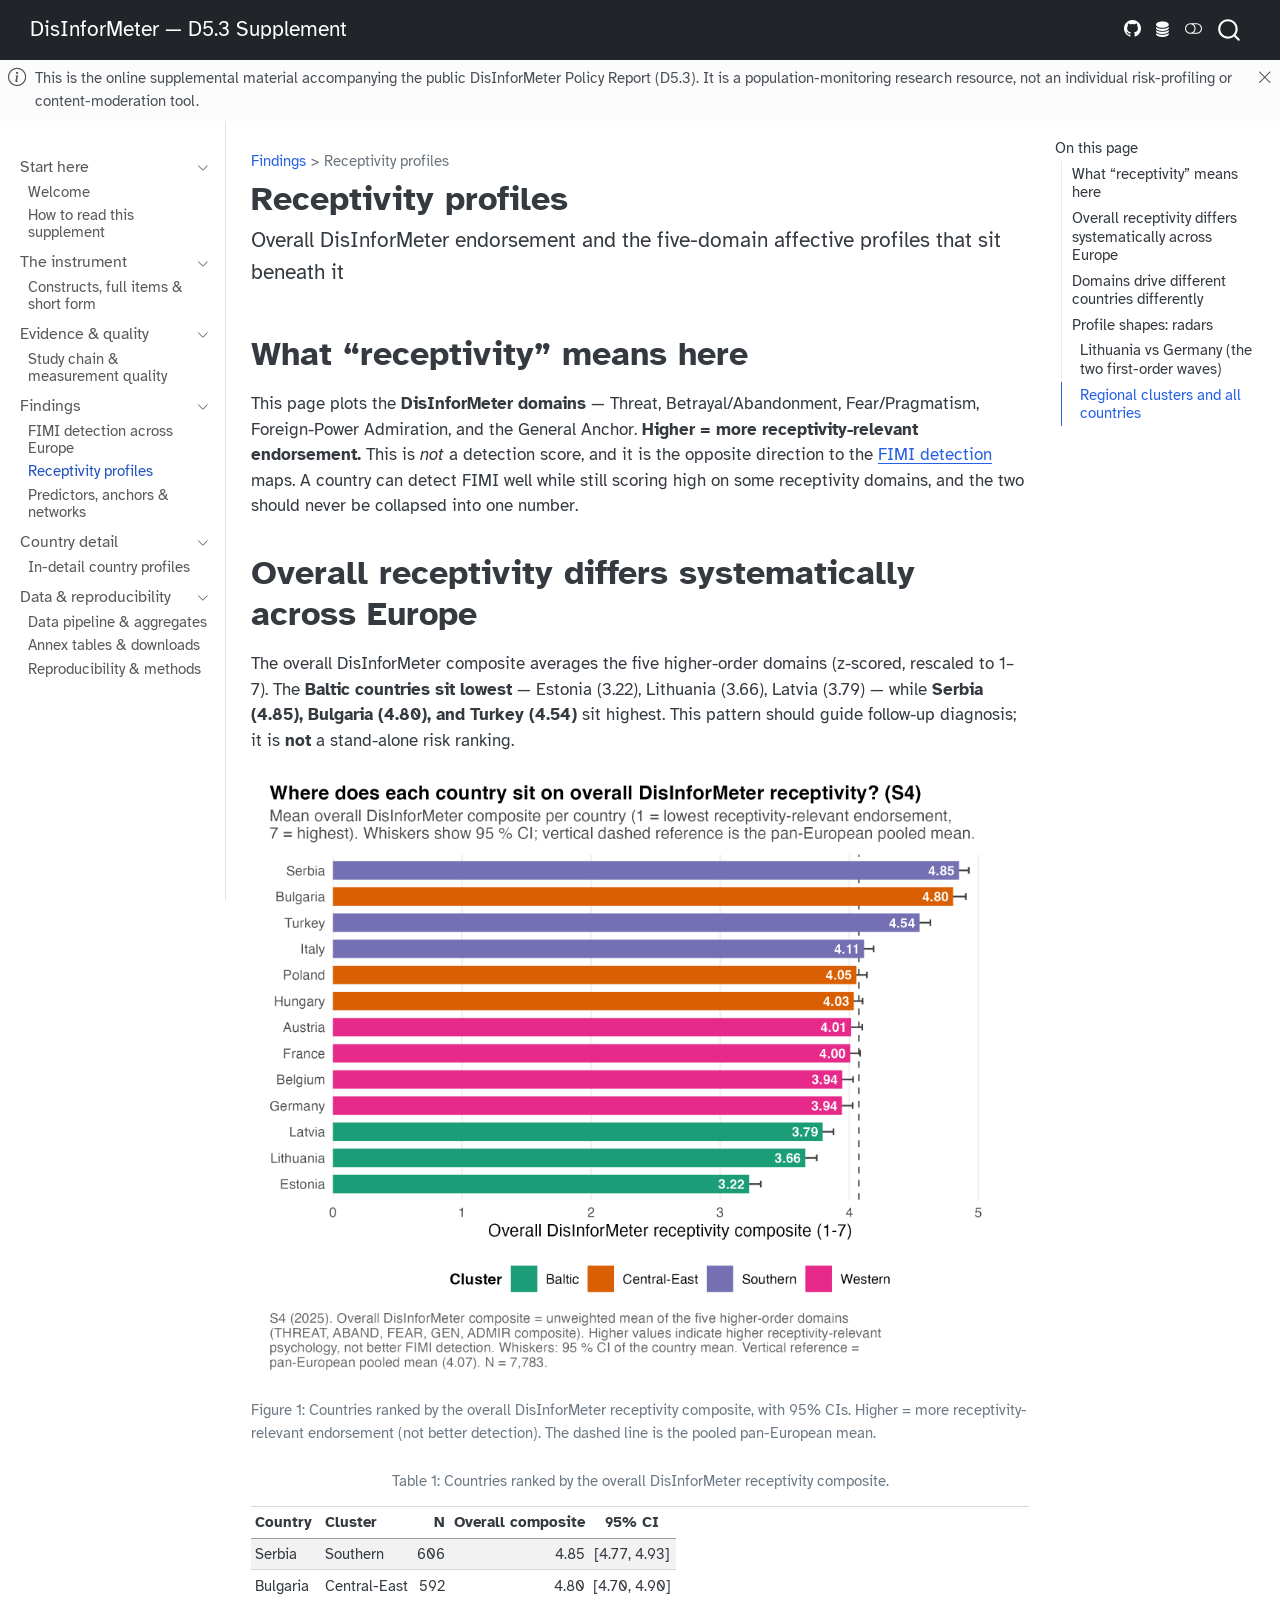
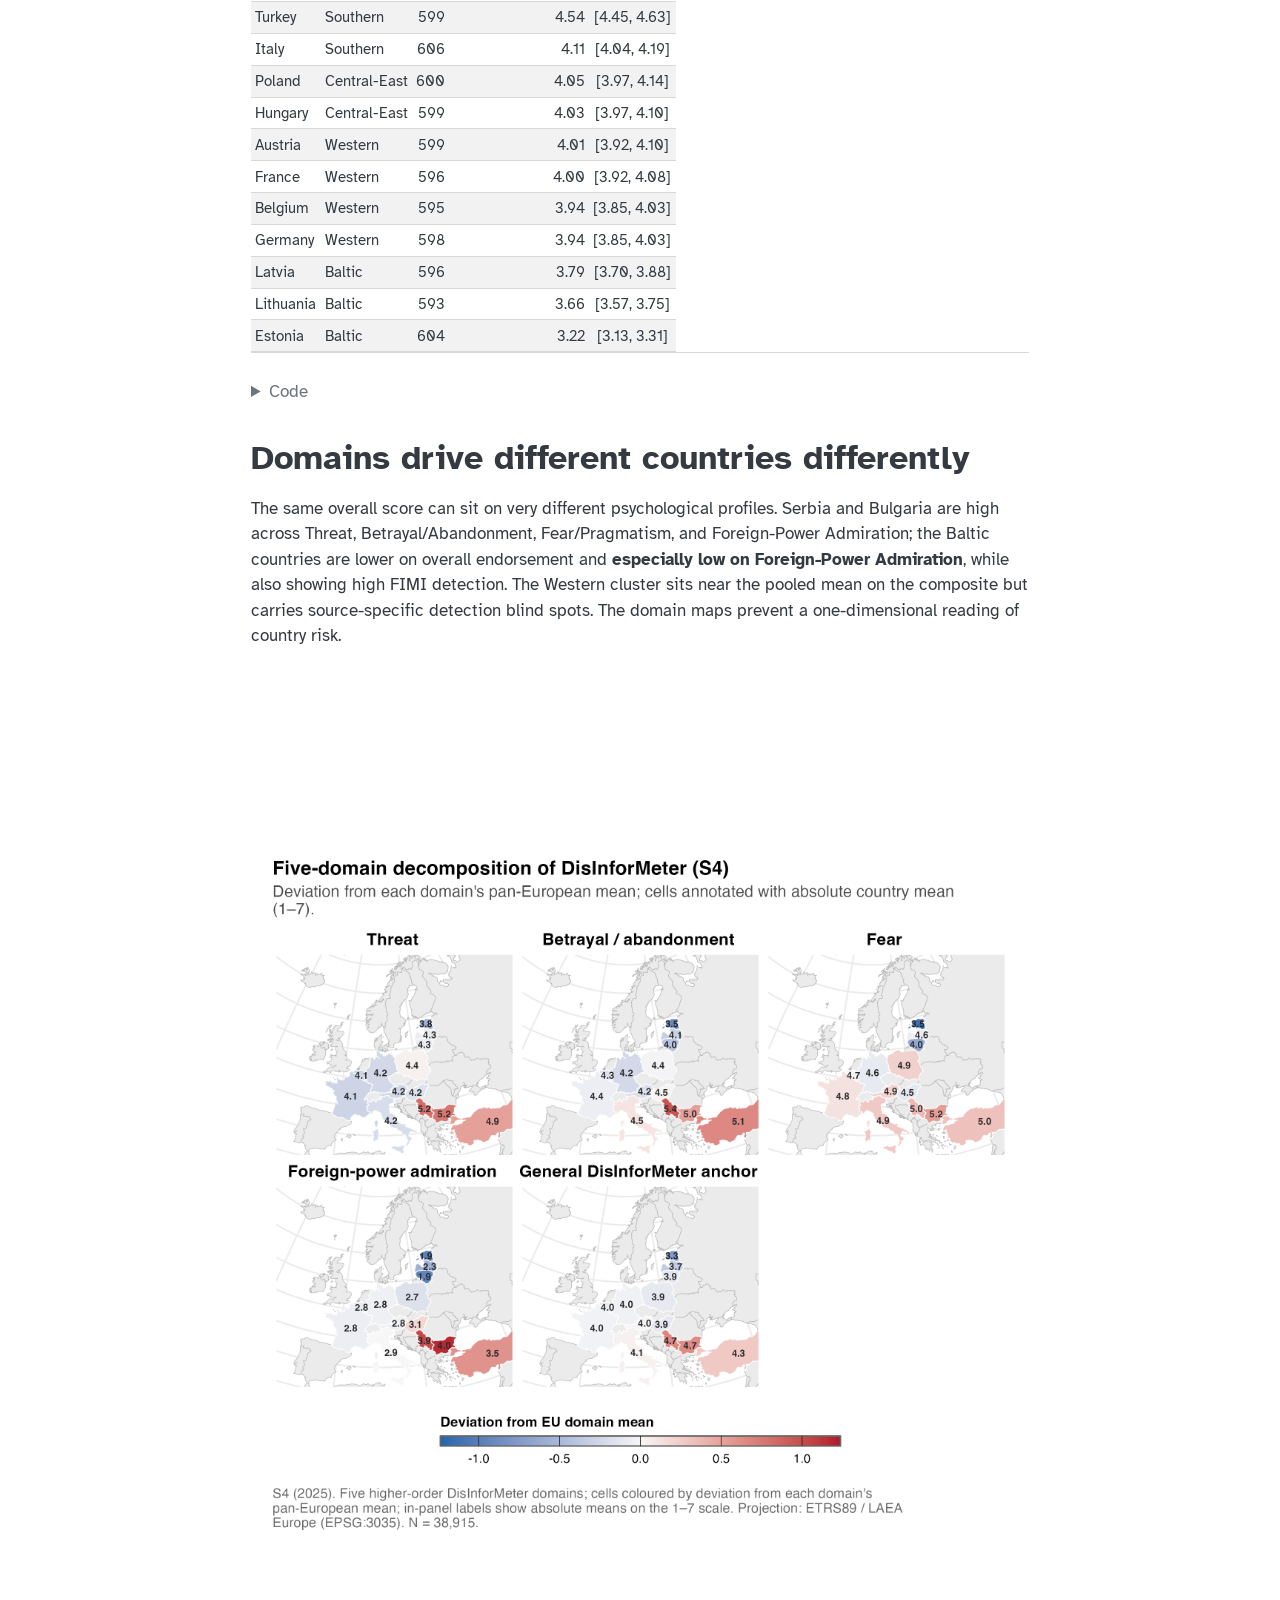
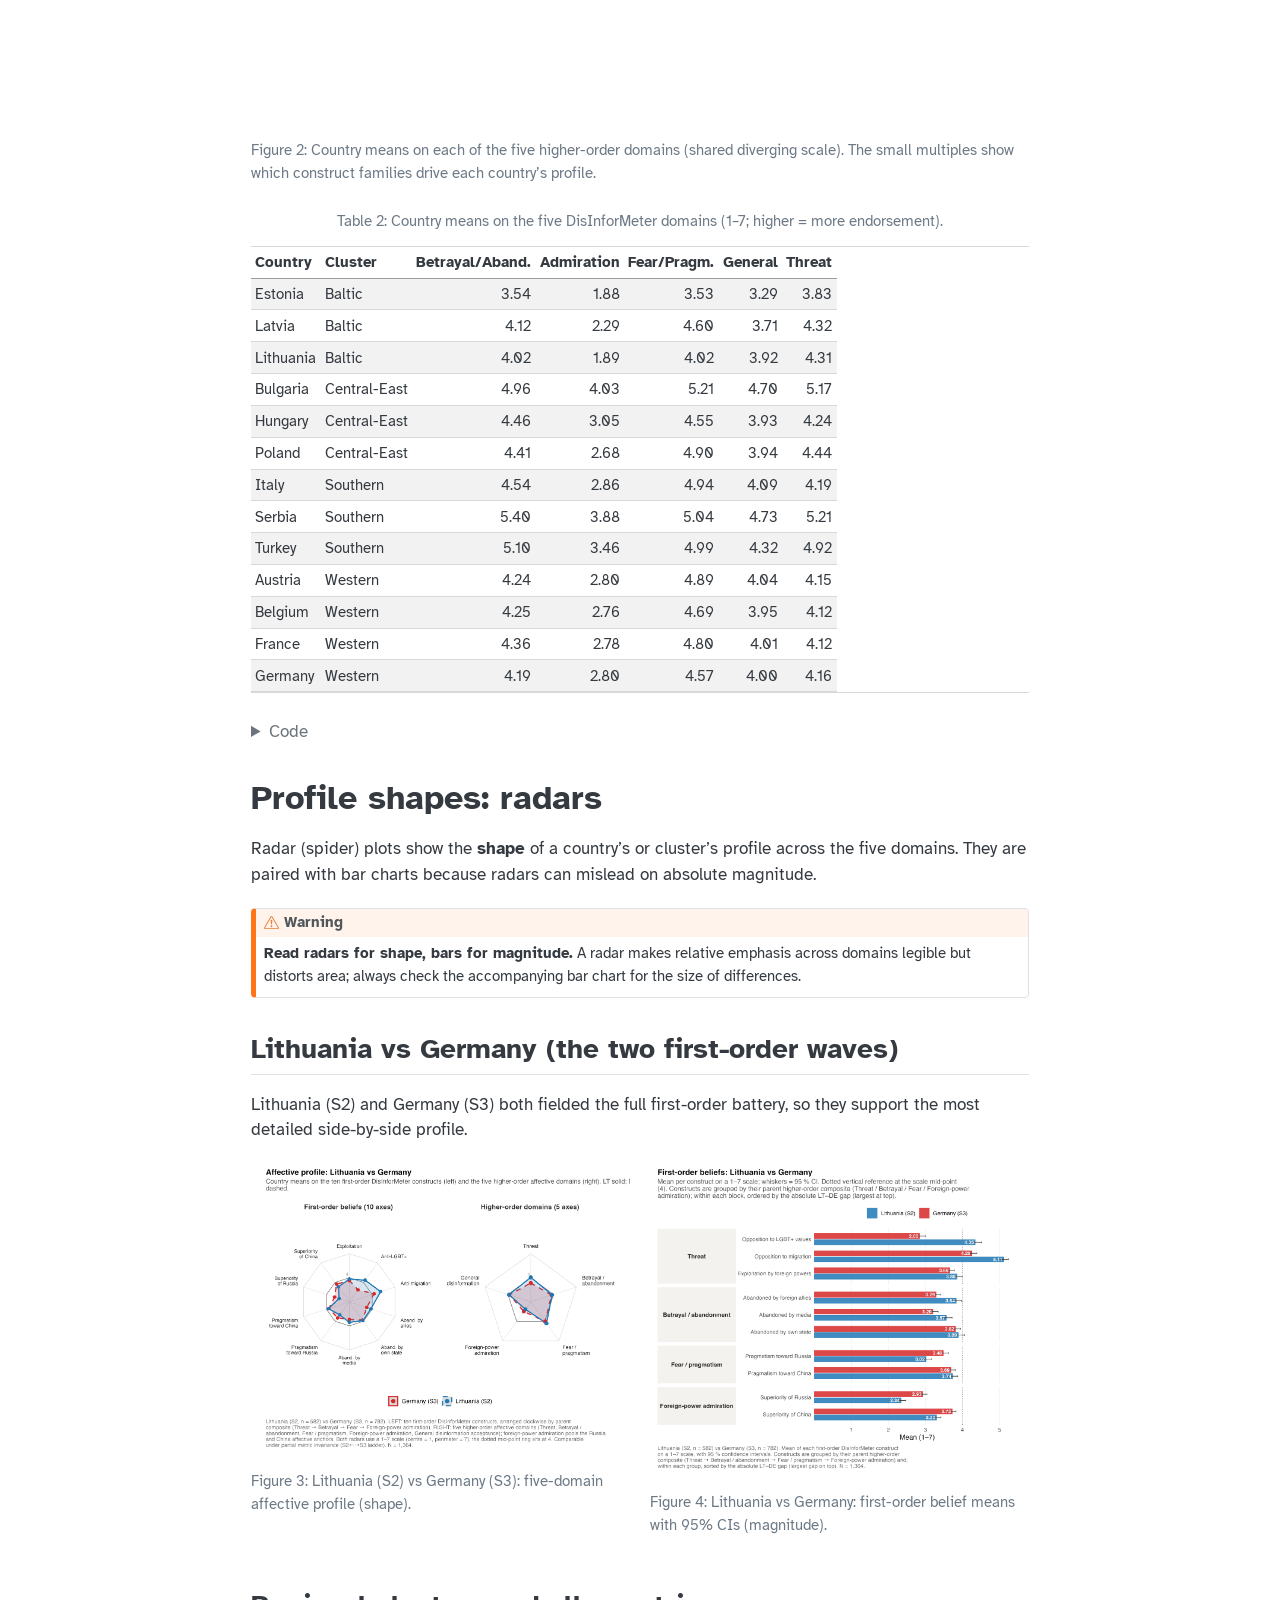
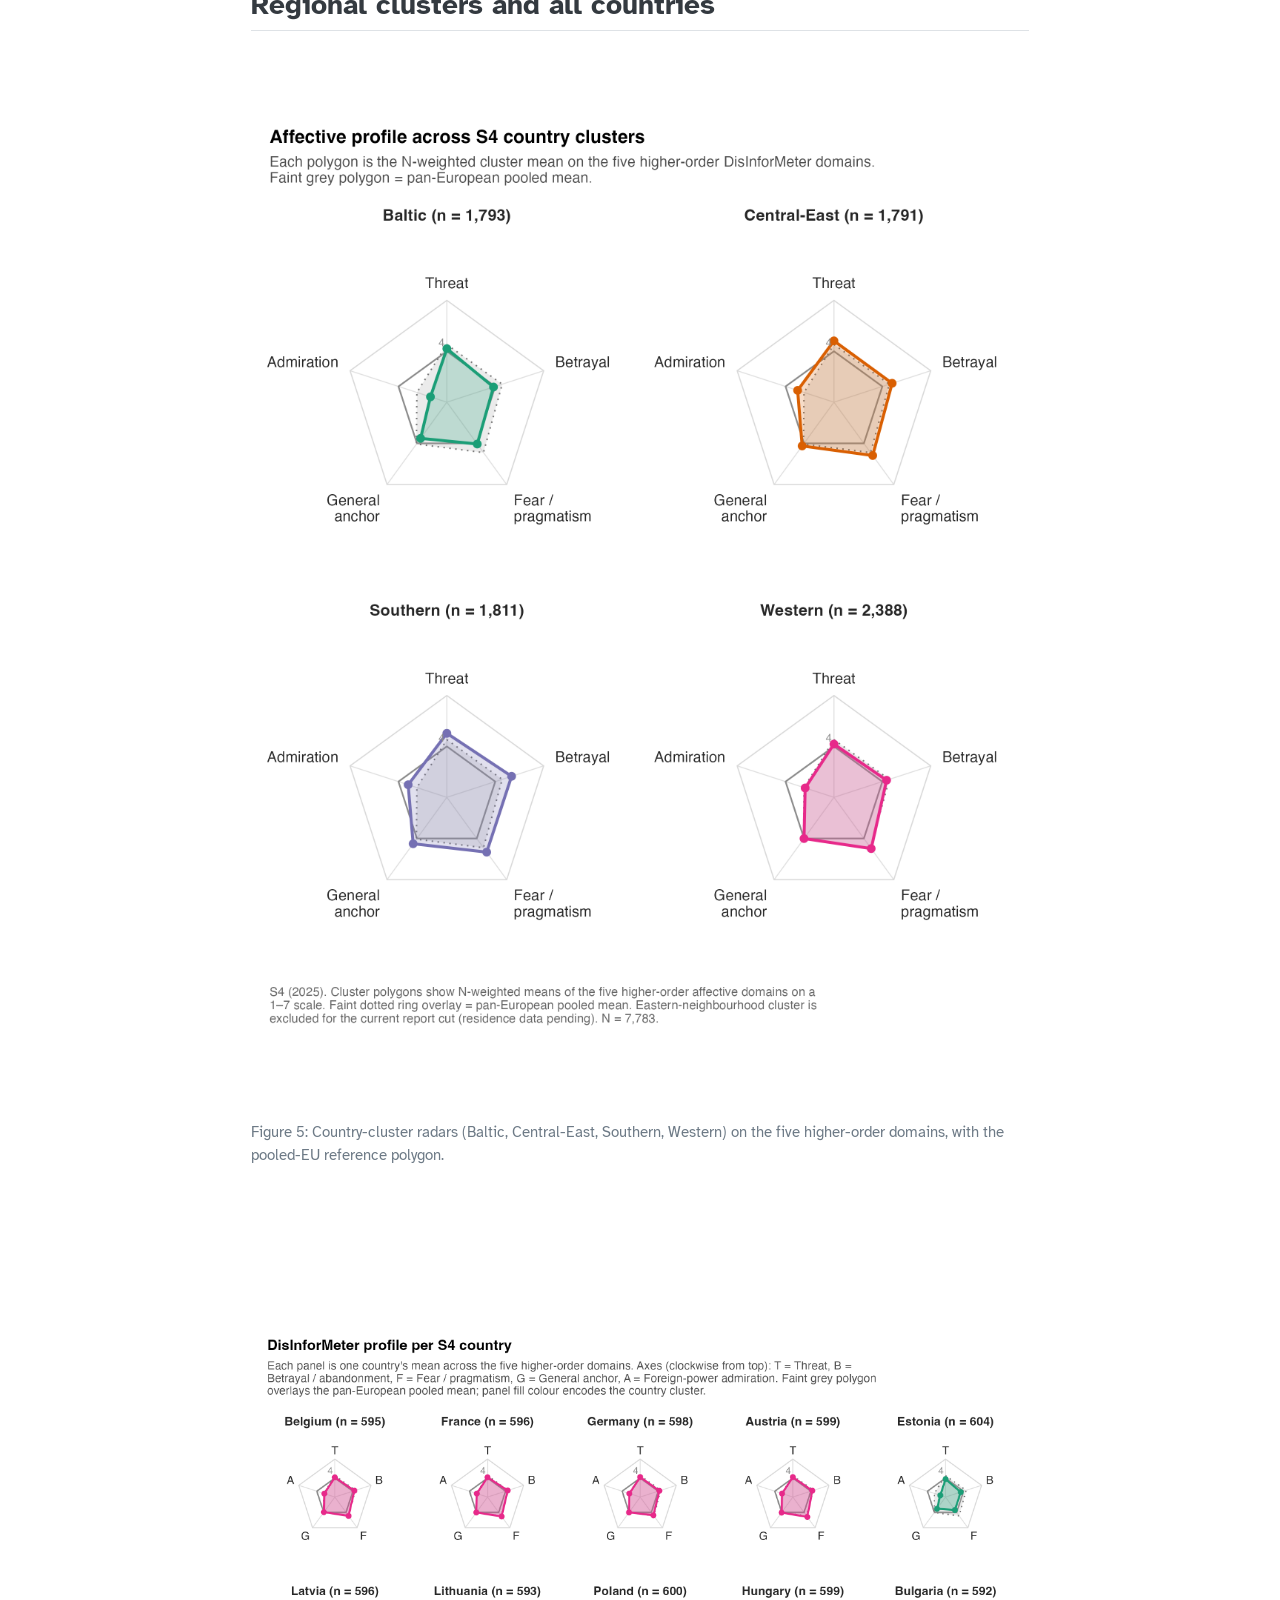
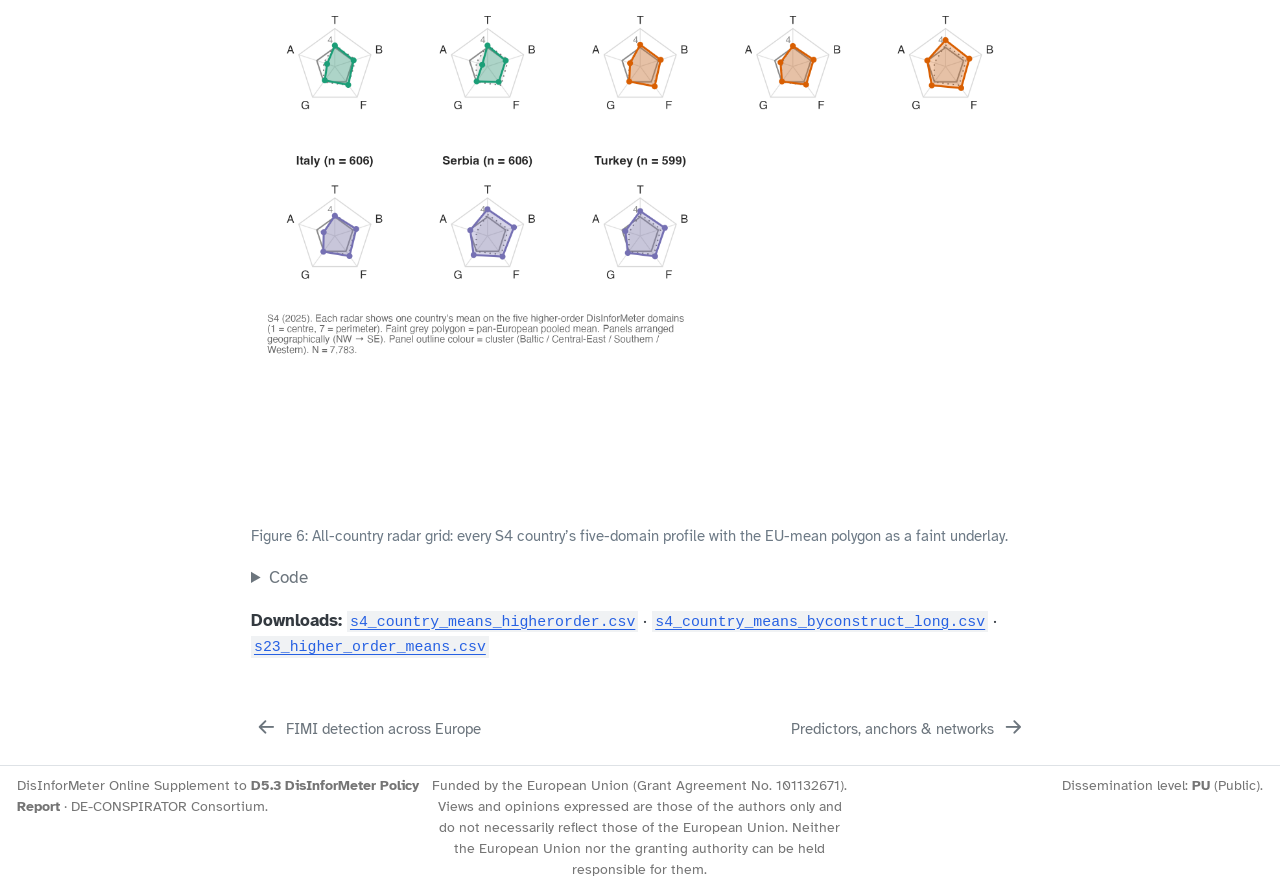
<file: 07d-construct-profiles.html>
<!DOCTYPE html>
<html xmlns="http://www.w3.org/1999/xhtml" lang="en" xml:lang="en"><head>
<meta http-equiv="Content-Type" content="text/html; charset=UTF-8">
<meta charset="utf-8">
<meta name="generator" content="quarto-1.9.37">
<meta name="viewport" content="width=device-width, initial-scale=1.0, user-scalable=yes">
<title>Receptivity profiles – DisInforMeter — D5.3 Supplement</title>
<style>
/* Default styles provided by pandoc.
** See https://pandoc.org/MANUAL.html#variables-for-html for config info.
*/
code{white-space: pre-wrap;}
span.smallcaps{font-variant: small-caps;}
div.columns{display: flex; gap: min(4vw, 1.5em);}
div.column{flex: auto; overflow-x: auto;}
div.hanging-indent{margin-left: 1.5em; text-indent: -1.5em;}
ul.task-list{list-style: none;}
ul.task-list li input[type="checkbox"] {
  width: 0.8em;
  margin: 0 0.8em 0.2em -1em; /* quarto-specific, see https://github.com/quarto-dev/quarto-cli/issues/4556 */ 
  vertical-align: middle;
}
/* CSS for syntax highlighting */
html { -webkit-text-size-adjust: 100%; }
pre > code.sourceCode { white-space: pre; position: relative; }
pre > code.sourceCode > span { display: inline-block; line-height: 1.25; }
pre > code.sourceCode > span:empty { height: 1.2em; }
.sourceCode { overflow: visible; }
code.sourceCode > span { color: inherit; text-decoration: inherit; }
div.sourceCode { margin: 1em 0; }
pre.sourceCode { margin: 0; }
@media screen {
div.sourceCode { overflow: auto; }
}
@media print {
pre > code.sourceCode { white-space: pre-wrap; }
pre > code.sourceCode > span { text-indent: -5em; padding-left: 5em; }
}
pre.numberSource code
  { counter-reset: source-line 0; }
pre.numberSource code > span
  { position: relative; left: -4em; counter-increment: source-line; }
pre.numberSource code > span > a:first-child::before
  { content: counter(source-line);
    position: relative; left: -1em; text-align: right; vertical-align: baseline;
    border: none; display: inline-block;
    -webkit-touch-callout: none; -webkit-user-select: none;
    -khtml-user-select: none; -moz-user-select: none;
    -ms-user-select: none; user-select: none;
    padding: 0 4px; width: 4em;
  }
pre.numberSource { margin-left: 3em;  padding-left: 4px; }
div.sourceCode
  {   }
@media screen {
pre > code.sourceCode > span > a:first-child::before { text-decoration: underline; }
}
</style>

<script src="site_libs/quarto-nav/quarto-nav.js"></script>
<script src="site_libs/quarto-nav/headroom.min.js"></script>
<script src="site_libs/clipboard/clipboard.min.js"></script>
<script src="site_libs/quarto-search/autocomplete.umd.js"></script>
<script src="site_libs/quarto-search/fuse.min.js"></script>
<script src="site_libs/quarto-search/quarto-search.js"></script>
<meta name="quarto:offset" content="./">
<link href="./07e-predictors-and-anchors.html" rel="next">
<link href="./07c-headline-maps.html" rel="prev">
<link href="./assets/images/favicon.ico" rel="icon">
<script src="site_libs/quarto-html/quarto.js" type="module"></script>
<script src="site_libs/quarto-html/tabsets/tabsets.js" type="module"></script>
<script src="site_libs/quarto-html/popper.min.js"></script>
<script src="site_libs/quarto-html/tippy.umd.min.js"></script>
<script src="site_libs/quarto-html/anchor.min.js"></script>
<link href="site_libs/quarto-html/tippy.css" rel="stylesheet">
<link href="site_libs/quarto-html/quarto-syntax-highlighting-f81f3c79f694eaf6f88ebcce70241f9e.css" rel="stylesheet" class="quarto-color-scheme" id="quarto-text-highlighting-styles">
<link href="site_libs/quarto-html/quarto-syntax-highlighting-dark-f81f3c79f694eaf6f88ebcce70241f9e.css" rel="stylesheet" class="quarto-color-scheme quarto-color-alternate" id="quarto-text-highlighting-styles">
<link href="site_libs/quarto-html/quarto-syntax-highlighting-f81f3c79f694eaf6f88ebcce70241f9e.css" rel="stylesheet" class="quarto-color-scheme-extra" id="quarto-text-highlighting-styles">
<script src="site_libs/bootstrap/bootstrap.min.js"></script>
<link href="site_libs/bootstrap/bootstrap-icons.css" rel="stylesheet">
<link href="site_libs/bootstrap/bootstrap-fcb0ab56b32f3512ab1d16b0c7e6946d.min.css" rel="stylesheet" append-hash="true" class="quarto-color-scheme" id="quarto-bootstrap" data-mode="light">
<link href="site_libs/bootstrap/bootstrap-dark-446c81a3c13060545cfb2364b311f8ea.min.css" rel="stylesheet" append-hash="true" class="quarto-color-scheme quarto-color-alternate" id="quarto-bootstrap" data-mode="dark">
<link href="site_libs/bootstrap/bootstrap-fcb0ab56b32f3512ab1d16b0c7e6946d.min.css" rel="stylesheet" append-hash="true" class="quarto-color-scheme-extra" id="quarto-bootstrap" data-mode="light"><script id="quarto-search-options" type="application/json">{
  "location": "navbar",
  "copy-button": false,
  "collapse-after": 3,
  "panel-placement": "end",
  "type": "overlay",
  "limit": 50,
  "keyboard-shortcut": [
    "f",
    "/",
    "s"
  ],
  "show-item-context": false,
  "language": {
    "search-no-results-text": "No results",
    "search-matching-documents-text": "matching documents",
    "search-copy-link-title": "Copy link to search",
    "search-hide-matches-text": "Hide additional matches",
    "search-more-match-text": "more match in this document",
    "search-more-matches-text": "more matches in this document",
    "search-clear-button-title": "Clear",
    "search-text-placeholder": "",
    "search-detached-cancel-button-title": "Cancel",
    "search-submit-button-title": "Submit",
    "search-label": "Search"
  }
}</script><script src="site_libs/kePrint-0.0.1/kePrint.js"></script><link href="site_libs/lightable-0.0.1/lightable.css" rel="stylesheet">
<link rel="stylesheet" href="styles.css">
<meta property="og:title" content="Receptivity profiles – DisInforMeter — D5.3 Supplement">
<meta property="og:description" content="Overall DisInforMeter endorsement and the five-domain affective profiles that sit beneath it">
<meta property="og:image" content="https://thedataflowcompany.github.io/disinformeter-policy-report-supplement/figures/F-08_overall_ranked_bar.png">
<meta property="og:site_name" content="DisInforMeter — D5.3 Supplement">
<meta property="og:image:height" content="1650">
<meta property="og:image:width" content="2100">
<meta name="twitter:title" content="Receptivity profiles – DisInforMeter — D5.3 Supplement">
<meta name="twitter:description" content="Overall DisInforMeter endorsement and the five-domain affective profiles that sit beneath it">
<meta name="twitter:image" content="https://thedataflowcompany.github.io/disinformeter-policy-report-supplement/figures/F-08_overall_ranked_bar.png">
<meta name="twitter:image-height" content="1650">
<meta name="twitter:image-width" content="2100">
<meta name="twitter:card" content="summary_large_image">
</head>
<body class="nav-sidebar docked nav-fixed quarto-light"><script id="quarto-html-before-body" type="application/javascript">
    const toggleBodyColorMode = (bsSheetEl) => {
      const mode = bsSheetEl.getAttribute("data-mode");
      const bodyEl = window.document.querySelector("body");
      if (mode === "dark") {
        bodyEl.classList.add("quarto-dark");
        bodyEl.classList.remove("quarto-light");
      } else {
        bodyEl.classList.add("quarto-light");
        bodyEl.classList.remove("quarto-dark");
      }
    }
    const toggleBodyColorPrimary = () => {
      const bsSheetEl = window.document.querySelector("link#quarto-bootstrap:not([rel=disabled-stylesheet])");
      if (bsSheetEl) {
        toggleBodyColorMode(bsSheetEl);
      }
    }
    const setColorSchemeToggle = (alternate) => {
      const toggles = window.document.querySelectorAll('.quarto-color-scheme-toggle');
      for (let i=0; i < toggles.length; i++) {
        const toggle = toggles[i];
        if (toggle) {
          if (alternate) {
            toggle.classList.add("alternate");
          } else {
            toggle.classList.remove("alternate");
          }
        }
      }
    };
    const toggleColorMode = (alternate) => {
      // Switch the stylesheets
      const primaryStylesheets = window.document.querySelectorAll('link.quarto-color-scheme:not(.quarto-color-alternate)');
      const alternateStylesheets = window.document.querySelectorAll('link.quarto-color-scheme.quarto-color-alternate');
      manageTransitions('#quarto-margin-sidebar .nav-link', false);
      if (alternate) {
        // note: dark is layered on light, we don't disable primary!
        enableStylesheet(alternateStylesheets);
        for (const sheetNode of alternateStylesheets) {
          if (sheetNode.id === "quarto-bootstrap") {
            toggleBodyColorMode(sheetNode);
          }
        }
      } else {
        disableStylesheet(alternateStylesheets);
        enableStylesheet(primaryStylesheets)
        toggleBodyColorPrimary();
      }
      manageTransitions('#quarto-margin-sidebar .nav-link', true);
      // Switch the toggles
      setColorSchemeToggle(alternate)
      // Hack to workaround the fact that safari doesn't
      // properly recolor the scrollbar when toggling (#1455)
      if (navigator.userAgent.indexOf('Safari') > 0 && navigator.userAgent.indexOf('Chrome') == -1) {
        manageTransitions("body", false);
        window.scrollTo(0, 1);
        setTimeout(() => {
          window.scrollTo(0, 0);
          manageTransitions("body", true);
        }, 40);
      }
    }
    const disableStylesheet = (stylesheets) => {
      for (let i=0; i < stylesheets.length; i++) {
        const stylesheet = stylesheets[i];
        stylesheet.rel = 'disabled-stylesheet';
      }
    }
    const enableStylesheet = (stylesheets) => {
      for (let i=0; i < stylesheets.length; i++) {
        const stylesheet = stylesheets[i];
        if(stylesheet.rel !== 'stylesheet') { // for Chrome, which will still FOUC without this check
          stylesheet.rel = 'stylesheet';
        }
      }
    }
    const manageTransitions = (selector, allowTransitions) => {
      const els = window.document.querySelectorAll(selector);
      for (let i=0; i < els.length; i++) {
        const el = els[i];
        if (allowTransitions) {
          el.classList.remove('notransition');
        } else {
          el.classList.add('notransition');
        }
      }
    }
    const isFileUrl = () => {
      return window.location.protocol === 'file:';
    }
    const hasAlternateSentinel = () => {
      let styleSentinel = getColorSchemeSentinel();
      if (styleSentinel !== null) {
        return styleSentinel === "alternate";
      } else {
        return false;
      }
    }
    const setStyleSentinel = (alternate) => {
      const value = alternate ? "alternate" : "default";
      if (!isFileUrl()) {
        window.localStorage.setItem("quarto-color-scheme", value);
      } else {
        localAlternateSentinel = value;
      }
    }
    const getColorSchemeSentinel = () => {
      if (!isFileUrl()) {
        const storageValue = window.localStorage.getItem("quarto-color-scheme");
        return storageValue != null ? storageValue : localAlternateSentinel;
      } else {
        return localAlternateSentinel;
      }
    }
    const toggleGiscusIfUsed = (isAlternate, darkModeDefault) => {
      const baseTheme = document.querySelector('#giscus-base-theme')?.value ?? 'light';
      const alternateTheme = document.querySelector('#giscus-alt-theme')?.value ?? 'dark';
      let newTheme = '';
      if(authorPrefersDark) {
        newTheme = isAlternate ? baseTheme : alternateTheme;
      } else {
        newTheme = isAlternate ? alternateTheme : baseTheme;
      }
      const changeGiscusTheme = () => {
        // From: https://github.com/giscus/giscus/issues/336
        const sendMessage = (message) => {
          const iframe = document.querySelector('iframe.giscus-frame');
          if (!iframe) return;
          iframe.contentWindow.postMessage({ giscus: message }, 'https://giscus.app');
        }
        sendMessage({
          setConfig: {
            theme: newTheme
          }
        });
      }
      const isGiscussLoaded = window.document.querySelector('iframe.giscus-frame') !== null;
      if (isGiscussLoaded) {
        changeGiscusTheme();
      }
    };
    const authorPrefersDark = false;
    const darkModeDefault = authorPrefersDark;
      document.querySelector('link#quarto-text-highlighting-styles.quarto-color-scheme-extra').rel = 'disabled-stylesheet';
      document.querySelector('link#quarto-bootstrap.quarto-color-scheme-extra').rel = 'disabled-stylesheet';
    let localAlternateSentinel = darkModeDefault ? 'alternate' : 'default';
    // Dark / light mode switch
    window.quartoToggleColorScheme = () => {
      // Read the current dark / light value
      let toAlternate = !hasAlternateSentinel();
      toggleColorMode(toAlternate);
      setStyleSentinel(toAlternate);
      toggleGiscusIfUsed(toAlternate, darkModeDefault);
      window.dispatchEvent(new Event('resize'));
    };
    // Switch to dark mode if need be
    if (hasAlternateSentinel()) {
      toggleColorMode(true);
    } else {
      toggleColorMode(false);
    }
  </script>

<div id="quarto-search-results"></div>
  <header id="quarto-header" class="headroom fixed-top"><nav class="navbar navbar-expand-lg " data-bs-theme="dark"><div class="navbar-container container-fluid">
      <div class="navbar-brand-container mx-auto">
    <a class="navbar-brand" href="./index.html">
    <span class="navbar-title">DisInforMeter — D5.3 Supplement</span>
    </a>
  </div>
        <div class="quarto-navbar-tools tools-wide tools-end">
    <a href="https://github.com/TheDataFlowCompany/disinformeter-policy-report-supplement" title="Source repository" class="quarto-navigation-tool px-1" aria-label="Source repository"><i class="bi bi-github"></i></a>
    <a href="https://osf.io/" title="OSF reuse package (forthcoming)" class="quarto-navigation-tool px-1" aria-label="OSF reuse package (forthcoming)"><i class="bi bi-database-fill"></i></a>
  <a href="" class="quarto-color-scheme-toggle quarto-navigation-tool  px-1" onclick="window.quartoToggleColorScheme(); return false;" title="Toggle dark mode"><i class="bi"></i></a>
</div>
          <div id="quarto-search" class="" title="Search"></div>
      </div> <!-- /container-fluid -->
    </nav><nav class="quarto-secondary-nav"><div class="container-fluid d-flex">
      <button type="button" class="quarto-btn-toggle btn" data-bs-toggle="collapse" role="button" data-bs-target=".quarto-sidebar-collapse-item" aria-controls="quarto-sidebar" aria-expanded="false" aria-label="Toggle sidebar navigation" onclick="if (window.quartoToggleHeadroom) { window.quartoToggleHeadroom(); }">
        <i class="bi bi-layout-text-sidebar-reverse"></i>
      </button>
        <nav class="quarto-page-breadcrumbs" aria-label="breadcrumb"><ol class="breadcrumb"><li class="breadcrumb-item"><a href="./07c-headline-maps.html">Findings</a></li><li class="breadcrumb-item"><a href="./07d-construct-profiles.html">Receptivity profiles</a></li></ol></nav>
        <a class="flex-grow-1" role="navigation" data-bs-toggle="collapse" data-bs-target=".quarto-sidebar-collapse-item" aria-controls="quarto-sidebar" aria-expanded="false" aria-label="Toggle sidebar navigation" onclick="if (window.quartoToggleHeadroom) { window.quartoToggleHeadroom(); }">      
        </a>
    </div>
  </nav><div id="quarto-announcement" data-announcement-id="80f0575ad15847184ecdc19cbdd7e9df" class="alert alert-light hidden">
<i class="bi bi-info-circle quarto-announcement-icon"></i><div class="quarto-announcement-content">
<p>This is the online supplemental material accompanying the public DisInforMeter Policy Report (D5.3). It is a population-monitoring research resource, not an individual risk-profiling or content-moderation tool.</p>
</div>
<i class="bi bi-x-lg quarto-announcement-action"></i>
</div>
</header><!-- content --><div id="quarto-content" class="quarto-container page-columns page-rows-contents page-layout-article page-navbar">
<!-- sidebar -->
  <nav id="quarto-sidebar" class="sidebar collapse collapse-horizontal quarto-sidebar-collapse-item sidebar-navigation docked overflow-auto"><div class="sidebar-menu-container"> 
    <ul class="list-unstyled mt-1">
<li class="sidebar-item sidebar-item-section">
      <div class="sidebar-item-container"> 
            <a class="sidebar-item-text sidebar-link text-start" data-bs-toggle="collapse" data-bs-target="#quarto-sidebar-section-1" role="navigation" aria-expanded="true">
 <span class="menu-text">Start here</span></a>
          <a class="sidebar-item-toggle text-start" data-bs-toggle="collapse" data-bs-target="#quarto-sidebar-section-1" role="navigation" aria-expanded="true" aria-label="Toggle section">
            <i class="bi bi-chevron-right ms-2"></i>
          </a> 
      </div>
      <ul id="quarto-sidebar-section-1" class="collapse list-unstyled sidebar-section depth1 show">
<li class="sidebar-item">
  <div class="sidebar-item-container"> 
  <a href="./index.html" class="sidebar-item-text sidebar-link">
 <span class="menu-text">Welcome</span></a>
  </div>
</li>
          <li class="sidebar-item">
  <div class="sidebar-item-container"> 
  <a href="./07-overview.html" class="sidebar-item-text sidebar-link">
 <span class="menu-text">How to read this supplement</span></a>
  </div>
</li>
      </ul>
</li>
        <li class="sidebar-item sidebar-item-section">
      <div class="sidebar-item-container"> 
            <a class="sidebar-item-text sidebar-link text-start" data-bs-toggle="collapse" data-bs-target="#quarto-sidebar-section-2" role="navigation" aria-expanded="true">
 <span class="menu-text">The instrument</span></a>
          <a class="sidebar-item-toggle text-start" data-bs-toggle="collapse" data-bs-target="#quarto-sidebar-section-2" role="navigation" aria-expanded="true" aria-label="Toggle section">
            <i class="bi bi-chevron-right ms-2"></i>
          </a> 
      </div>
      <ul id="quarto-sidebar-section-2" class="collapse list-unstyled sidebar-section depth1 show">
<li class="sidebar-item">
  <div class="sidebar-item-container"> 
  <a href="./07b-construct-reference.html" class="sidebar-item-text sidebar-link">
 <span class="menu-text">Constructs, full items &amp; short form</span></a>
  </div>
</li>
      </ul>
</li>
        <li class="sidebar-item sidebar-item-section">
      <div class="sidebar-item-container"> 
            <a class="sidebar-item-text sidebar-link text-start" data-bs-toggle="collapse" data-bs-target="#quarto-sidebar-section-3" role="navigation" aria-expanded="true">
 <span class="menu-text">Evidence &amp; quality</span></a>
          <a class="sidebar-item-toggle text-start" data-bs-toggle="collapse" data-bs-target="#quarto-sidebar-section-3" role="navigation" aria-expanded="true" aria-label="Toggle section">
            <i class="bi bi-chevron-right ms-2"></i>
          </a> 
      </div>
      <ul id="quarto-sidebar-section-3" class="collapse list-unstyled sidebar-section depth1 show">
<li class="sidebar-item">
  <div class="sidebar-item-container"> 
  <a href="./07g-schematics.html" class="sidebar-item-text sidebar-link">
 <span class="menu-text">Study chain &amp; measurement quality</span></a>
  </div>
</li>
      </ul>
</li>
        <li class="sidebar-item sidebar-item-section">
      <div class="sidebar-item-container"> 
            <a class="sidebar-item-text sidebar-link text-start" data-bs-toggle="collapse" data-bs-target="#quarto-sidebar-section-4" role="navigation" aria-expanded="true">
 <span class="menu-text">Findings</span></a>
          <a class="sidebar-item-toggle text-start" data-bs-toggle="collapse" data-bs-target="#quarto-sidebar-section-4" role="navigation" aria-expanded="true" aria-label="Toggle section">
            <i class="bi bi-chevron-right ms-2"></i>
          </a> 
      </div>
      <ul id="quarto-sidebar-section-4" class="collapse list-unstyled sidebar-section depth1 show">
<li class="sidebar-item">
  <div class="sidebar-item-container"> 
  <a href="./07c-headline-maps.html" class="sidebar-item-text sidebar-link">
 <span class="menu-text">FIMI detection across Europe</span></a>
  </div>
</li>
          <li class="sidebar-item">
  <div class="sidebar-item-container"> 
  <a href="./07d-construct-profiles.html" class="sidebar-item-text sidebar-link active">
 <span class="menu-text">Receptivity profiles</span></a>
  </div>
</li>
          <li class="sidebar-item">
  <div class="sidebar-item-container"> 
  <a href="./07e-predictors-and-anchors.html" class="sidebar-item-text sidebar-link">
 <span class="menu-text">Predictors, anchors &amp; networks</span></a>
  </div>
</li>
      </ul>
</li>
        <li class="sidebar-item sidebar-item-section">
      <div class="sidebar-item-container"> 
            <a class="sidebar-item-text sidebar-link text-start" data-bs-toggle="collapse" data-bs-target="#quarto-sidebar-section-5" role="navigation" aria-expanded="true">
 <span class="menu-text">Country detail</span></a>
          <a class="sidebar-item-toggle text-start" data-bs-toggle="collapse" data-bs-target="#quarto-sidebar-section-5" role="navigation" aria-expanded="true" aria-label="Toggle section">
            <i class="bi bi-chevron-right ms-2"></i>
          </a> 
      </div>
      <ul id="quarto-sidebar-section-5" class="collapse list-unstyled sidebar-section depth1 show">
<li class="sidebar-item">
  <div class="sidebar-item-container"> 
  <a href="./07f-country-snapshots.html" class="sidebar-item-text sidebar-link">
 <span class="menu-text">In-detail country profiles</span></a>
  </div>
</li>
      </ul>
</li>
        <li class="sidebar-item sidebar-item-section">
      <div class="sidebar-item-container"> 
            <a class="sidebar-item-text sidebar-link text-start" data-bs-toggle="collapse" data-bs-target="#quarto-sidebar-section-6" role="navigation" aria-expanded="true">
 <span class="menu-text">Data &amp; reproducibility</span></a>
          <a class="sidebar-item-toggle text-start" data-bs-toggle="collapse" data-bs-target="#quarto-sidebar-section-6" role="navigation" aria-expanded="true" aria-label="Toggle section">
            <i class="bi bi-chevron-right ms-2"></i>
          </a> 
      </div>
      <ul id="quarto-sidebar-section-6" class="collapse list-unstyled sidebar-section depth1 show">
<li class="sidebar-item">
  <div class="sidebar-item-container"> 
  <a href="./07a-aggregates-and-geometries.html" class="sidebar-item-text sidebar-link">
 <span class="menu-text">Data pipeline &amp; aggregates</span></a>
  </div>
</li>
          <li class="sidebar-item">
  <div class="sidebar-item-container"> 
  <a href="./07h-annex-tables.html" class="sidebar-item-text sidebar-link">
 <span class="menu-text">Annex tables &amp; downloads</span></a>
  </div>
</li>
          <li class="sidebar-item">
  <div class="sidebar-item-container"> 
  <a href="./07i-reproducibility.html" class="sidebar-item-text sidebar-link">
 <span class="menu-text">Reproducibility &amp; methods</span></a>
  </div>
</li>
      </ul>
</li>
    </ul>
</div>
</nav><div id="quarto-sidebar-glass" class="quarto-sidebar-collapse-item" data-bs-toggle="collapse" data-bs-target=".quarto-sidebar-collapse-item"></div>
<!-- margin-sidebar -->
    <div id="quarto-margin-sidebar" class="sidebar margin-sidebar">
        <nav id="TOC" role="doc-toc" class="toc-active"><h2 id="toc-title">On this page</h2>
   
  <ul>
<li><a href="#what-receptivity-means-here" id="toc-what-receptivity-means-here" class="nav-link active" data-scroll-target="#what-receptivity-means-here">What “receptivity” means here</a></li>
  <li><a href="#overall-receptivity-differs-systematically-across-europe" id="toc-overall-receptivity-differs-systematically-across-europe" class="nav-link" data-scroll-target="#overall-receptivity-differs-systematically-across-europe">Overall receptivity differs systematically across Europe</a></li>
  <li><a href="#domains-drive-different-countries-differently" id="toc-domains-drive-different-countries-differently" class="nav-link" data-scroll-target="#domains-drive-different-countries-differently">Domains drive different countries differently</a></li>
  <li>
<a href="#profile-shapes-radars" id="toc-profile-shapes-radars" class="nav-link" data-scroll-target="#profile-shapes-radars">Profile shapes: radars</a>
  <ul class="collapse">
<li><a href="#lithuania-vs-germany-the-two-first-order-waves" id="toc-lithuania-vs-germany-the-two-first-order-waves" class="nav-link" data-scroll-target="#lithuania-vs-germany-the-two-first-order-waves">Lithuania vs Germany (the two first-order waves)</a></li>
  <li><a href="#regional-clusters-and-all-countries" id="toc-regional-clusters-and-all-countries" class="nav-link" data-scroll-target="#regional-clusters-and-all-countries">Regional clusters and all countries</a></li>
  </ul>
</li>
  </ul></nav>
    </div>
<!-- main -->
<main class="content" id="quarto-document-content"><header id="title-block-header" class="quarto-title-block default"><nav class="quarto-page-breadcrumbs quarto-title-breadcrumbs d-none d-lg-block" aria-label="breadcrumb"><ol class="breadcrumb"><li class="breadcrumb-item"><a href="./07c-headline-maps.html">Findings</a></li><li class="breadcrumb-item"><a href="./07d-construct-profiles.html">Receptivity profiles</a></li></ol></nav><div class="quarto-title">
<h1 class="title">Receptivity profiles</h1>
<p class="subtitle lead">Overall DisInforMeter endorsement and the five-domain affective profiles that sit beneath it</p>
</div>



<div class="quarto-title-meta">

    
  
    
  </div>
  


</header><section id="what-receptivity-means-here" class="level1"><h1>What “receptivity” means here</h1>
<p>This page plots the <strong>DisInforMeter domains</strong> — Threat, Betrayal/Abandonment, Fear/Pragmatism, Foreign-Power Admiration, and the General Anchor. <strong>Higher = more receptivity-relevant endorsement.</strong> This is <em>not</em> a detection score, and it is the opposite direction to the <a href="./07c-headline-maps.html">FIMI detection</a> maps. A country can detect FIMI well while still scoring high on some receptivity domains, and the two should never be collapsed into one number.</p>
</section><section id="overall-receptivity-differs-systematically-across-europe" class="level1"><h1>Overall receptivity differs systematically across Europe</h1>
<p>The overall DisInforMeter composite averages the five higher-order domains (z-scored, rescaled to 1–7). The <strong>Baltic countries sit lowest</strong> — Estonia (3.22), Lithuania (3.66), Latvia (3.79) — while <strong>Serbia (4.85), Bulgaria (4.80), and Turkey (4.54)</strong> sit highest. This pattern should guide follow-up diagnosis; it is <strong>not</strong> a stand-alone risk ranking.</p>
<div class="cell" data-layout-align="center">
<div class="cell-output-display">
<div id="fig-f08" class="quarto-float quarto-figure quarto-figure-center anchored" data-fig-align="center">
<figure class="quarto-float quarto-float-fig figure"><div aria-describedby="fig-f08-caption-0ceaefa1-69ba-4598-a22c-09a6ac19f8ca">
<img src="figures/F-08_overall_ranked_bar.png" class="img-fluid quarto-figure quarto-figure-center figure-img" style="width:100.0%">
</div>
<figcaption class="quarto-float-caption-bottom quarto-float-caption quarto-float-fig" id="fig-f08-caption-0ceaefa1-69ba-4598-a22c-09a6ac19f8ca">
Figure&nbsp;1: Countries ranked by the overall DisInforMeter receptivity composite, with 95% CIs. Higher = more receptivity-relevant endorsement (not better detection). The dashed line is the pooled pan-European mean.
</figcaption></figure>
</div>
</div>
</div>
<div class="cell" data-layout-align="center">
<div id="tbl-overall" class="cell quarto-float quarto-figure quarto-figure-center anchored" data-layout-align="center">
<figure class="quarto-float quarto-float-tbl figure"><figcaption class="quarto-float-caption-top quarto-float-caption quarto-float-tbl" id="tbl-overall-caption-0ceaefa1-69ba-4598-a22c-09a6ac19f8ca">
Table&nbsp;1: Countries ranked by the overall DisInforMeter receptivity composite.
</figcaption><div aria-describedby="tbl-overall-caption-0ceaefa1-69ba-4598-a22c-09a6ac19f8ca">
<div class="cell-output-display">
<table class="table cell caption-top table-sm table-striped small">
<thead><tr class="header">
<th style="text-align: left;" data-quarto-table-cell-role="th">Country</th>
<th style="text-align: left;" data-quarto-table-cell-role="th">Cluster</th>
<th style="text-align: right;" data-quarto-table-cell-role="th">N</th>
<th style="text-align: right;" data-quarto-table-cell-role="th">Overall composite</th>
<th style="text-align: center;" data-quarto-table-cell-role="th">95% CI</th>
</tr></thead>
<tbody>
<tr class="odd">
<td style="text-align: left;">Serbia</td>
<td style="text-align: left;">Southern</td>
<td style="text-align: right;">606</td>
<td style="text-align: right;">4.85</td>
<td style="text-align: center;">[4.77, 4.93]</td>
</tr>
<tr class="even">
<td style="text-align: left;">Bulgaria</td>
<td style="text-align: left;">Central-East</td>
<td style="text-align: right;">592</td>
<td style="text-align: right;">4.80</td>
<td style="text-align: center;">[4.70, 4.90]</td>
</tr>
<tr class="odd">
<td style="text-align: left;">Turkey</td>
<td style="text-align: left;">Southern</td>
<td style="text-align: right;">599</td>
<td style="text-align: right;">4.54</td>
<td style="text-align: center;">[4.45, 4.63]</td>
</tr>
<tr class="even">
<td style="text-align: left;">Italy</td>
<td style="text-align: left;">Southern</td>
<td style="text-align: right;">606</td>
<td style="text-align: right;">4.11</td>
<td style="text-align: center;">[4.04, 4.19]</td>
</tr>
<tr class="odd">
<td style="text-align: left;">Poland</td>
<td style="text-align: left;">Central-East</td>
<td style="text-align: right;">600</td>
<td style="text-align: right;">4.05</td>
<td style="text-align: center;">[3.97, 4.14]</td>
</tr>
<tr class="even">
<td style="text-align: left;">Hungary</td>
<td style="text-align: left;">Central-East</td>
<td style="text-align: right;">599</td>
<td style="text-align: right;">4.03</td>
<td style="text-align: center;">[3.97, 4.10]</td>
</tr>
<tr class="odd">
<td style="text-align: left;">Austria</td>
<td style="text-align: left;">Western</td>
<td style="text-align: right;">599</td>
<td style="text-align: right;">4.01</td>
<td style="text-align: center;">[3.92, 4.10]</td>
</tr>
<tr class="even">
<td style="text-align: left;">France</td>
<td style="text-align: left;">Western</td>
<td style="text-align: right;">596</td>
<td style="text-align: right;">4.00</td>
<td style="text-align: center;">[3.92, 4.08]</td>
</tr>
<tr class="odd">
<td style="text-align: left;">Belgium</td>
<td style="text-align: left;">Western</td>
<td style="text-align: right;">595</td>
<td style="text-align: right;">3.94</td>
<td style="text-align: center;">[3.85, 4.03]</td>
</tr>
<tr class="even">
<td style="text-align: left;">Germany</td>
<td style="text-align: left;">Western</td>
<td style="text-align: right;">598</td>
<td style="text-align: right;">3.94</td>
<td style="text-align: center;">[3.85, 4.03]</td>
</tr>
<tr class="odd">
<td style="text-align: left;">Latvia</td>
<td style="text-align: left;">Baltic</td>
<td style="text-align: right;">596</td>
<td style="text-align: right;">3.79</td>
<td style="text-align: center;">[3.70, 3.88]</td>
</tr>
<tr class="even">
<td style="text-align: left;">Lithuania</td>
<td style="text-align: left;">Baltic</td>
<td style="text-align: right;">593</td>
<td style="text-align: right;">3.66</td>
<td style="text-align: center;">[3.57, 3.75]</td>
</tr>
<tr class="odd">
<td style="text-align: left;">Estonia</td>
<td style="text-align: left;">Baltic</td>
<td style="text-align: right;">604</td>
<td style="text-align: right;">3.22</td>
<td style="text-align: center;">[3.13, 3.31]</td>
</tr>
</tbody>
</table>
</div>
</div>
</figure>
</div>
</div>
<div class="cell" data-layout-align="center">
<div class="code-with-filename">
<details class="code-fold"><summary>Code</summary><div class="code-with-filename-file">
<pre><strong>scripts/policy_report/F-08_overall_ranked_bar.R</strong></pre>
</div>
<div class="code-copy-outer-scaffold"><div class="sourceCode cell-code" id="cb1"><pre class="sourceCode numberSource r numberLines lineAnchors number-lines code-with-copy"><code class="sourceCode r"><span id="cb1-1"><a href="#cb1-1"></a><span class="co">#!/usr/bin/env Rscript</span></span>
<span id="cb1-2"><a href="#cb1-2"></a><span class="co">#' F-08 — Ranked horizontal bar chart: countries by overall DisInforMeter receptivity.</span></span>
<span id="cb1-3"><a href="#cb1-3"></a><span class="co">#'</span></span>
<span id="cb1-4"><a href="#cb1-4"></a><span class="co">#' Spec: country names left-aligned, mean on x, descending rank top-to-bottom,</span></span>
<span id="cb1-5"><a href="#cb1-5"></a><span class="co">#' 95 % CI whiskers, EU-mean vertical reference line, value labels at the bar</span></span>
<span id="cb1-6"><a href="#cb1-6"></a><span class="co">#' right edge.</span></span>
<span id="cb1-7"><a href="#cb1-7"></a><span class="co">#'</span></span>
<span id="cb1-8"><a href="#cb1-8"></a><span class="co">#' Source CSV: outputs/policy_report/tables/s4_country_means_higherorder.csv</span></span>
<span id="cb1-9"><a href="#cb1-9"></a><span class="co">#'             (filtered to construct_id == "overall")</span></span>
<span id="cb1-10"><a href="#cb1-10"></a><span class="co">#'             outputs/policy_report/tables/s4_eu_pooled_benchmarks.csv</span></span>
<span id="cb1-11"><a href="#cb1-11"></a><span class="co">#'             (Overall composite EU mean)</span></span>
<span id="cb1-12"><a href="#cb1-12"></a><span class="co">#' Output:     outputs/policy_report/figures/F-08_overall_ranked_bar.{png,pdf,rds}</span></span>
<span id="cb1-13"><a href="#cb1-13"></a></span>
<span id="cb1-14"><a href="#cb1-14"></a><span class="fu">suppressPackageStartupMessages</span>({</span>
<span id="cb1-15"><a href="#cb1-15"></a>  <span class="fu">library</span>(ggplot2)</span>
<span id="cb1-16"><a href="#cb1-16"></a>  <span class="fu">library</span>(dplyr)</span>
<span id="cb1-17"><a href="#cb1-17"></a>  <span class="fu">library</span>(readr)</span>
<span id="cb1-18"><a href="#cb1-18"></a>  <span class="fu">library</span>(here)</span>
<span id="cb1-19"><a href="#cb1-19"></a>})</span>
<span id="cb1-20"><a href="#cb1-20"></a></span>
<span id="cb1-21"><a href="#cb1-21"></a><span class="fu">source</span>(here<span class="sc">::</span><span class="fu">here</span>(<span class="st">"scripts"</span>, <span class="st">"policy_report"</span>, <span class="st">"_theme.R"</span>))</span>
<span id="cb1-22"><a href="#cb1-22"></a></span>
<span id="cb1-23"><a href="#cb1-23"></a>SCRIPT_ID  <span class="ot">&lt;-</span> <span class="st">"F-08_overall_ranked_bar"</span></span>
<span id="cb1-24"><a href="#cb1-24"></a>SOURCE_CSV <span class="ot">&lt;-</span> here<span class="sc">::</span><span class="fu">here</span>(<span class="st">"outputs"</span>, <span class="st">"policy_report"</span>, <span class="st">"tables"</span>,</span>
<span id="cb1-25"><a href="#cb1-25"></a>                          <span class="st">"s4_country_means_higherorder.csv"</span>)</span>
<span id="cb1-26"><a href="#cb1-26"></a>EU_CSV     <span class="ot">&lt;-</span> here<span class="sc">::</span><span class="fu">here</span>(<span class="st">"outputs"</span>, <span class="st">"policy_report"</span>, <span class="st">"tables"</span>,</span>
<span id="cb1-27"><a href="#cb1-27"></a>                          <span class="st">"s4_eu_pooled_benchmarks.csv"</span>)</span>
<span id="cb1-28"><a href="#cb1-28"></a>OUT_BASE   <span class="ot">&lt;-</span> <span class="fu">file.path</span>(POLICY_REPORT_FIG_DIR, SCRIPT_ID)</span>
<span id="cb1-29"><a href="#cb1-29"></a></span>
<span id="cb1-30"><a href="#cb1-30"></a><span class="fu">set.seed</span>(<span class="dv">42</span>)</span>
<span id="cb1-31"><a href="#cb1-31"></a></span>
<span id="cb1-32"><a href="#cb1-32"></a>dat_all <span class="ot">&lt;-</span> readr<span class="sc">::</span><span class="fu">read_csv</span>(SOURCE_CSV, <span class="at">show_col_types =</span> <span class="cn">FALSE</span>)</span>
<span id="cb1-33"><a href="#cb1-33"></a><span class="fu">policy_report_check_input</span>(dat_all, SOURCE_CSV)</span>
<span id="cb1-34"><a href="#cb1-34"></a></span>
<span id="cb1-35"><a href="#cb1-35"></a>dat <span class="ot">&lt;-</span> dat_all <span class="sc">%&gt;%</span> dplyr<span class="sc">::</span><span class="fu">filter</span>(construct_id <span class="sc">==</span> <span class="st">"overall"</span>)</span>
<span id="cb1-36"><a href="#cb1-36"></a><span class="cf">if</span> (<span class="fu">nrow</span>(dat) <span class="sc">==</span> <span class="dv">0</span>L) {</span>
<span id="cb1-37"><a href="#cb1-37"></a>  <span class="fu">stop</span>(<span class="st">"F-08: zero rows after filtering to construct_id == 'overall'."</span>,</span>
<span id="cb1-38"><a href="#cb1-38"></a>       <span class="at">call. =</span> <span class="cn">FALSE</span>)</span>
<span id="cb1-39"><a href="#cb1-39"></a>}</span>
<span id="cb1-40"><a href="#cb1-40"></a></span>
<span id="cb1-41"><a href="#cb1-41"></a>eu <span class="ot">&lt;-</span> readr<span class="sc">::</span><span class="fu">read_csv</span>(EU_CSV, <span class="at">show_col_types =</span> <span class="cn">FALSE</span>)</span>
<span id="cb1-42"><a href="#cb1-42"></a>eu_mean <span class="ot">&lt;-</span> eu <span class="sc">%&gt;%</span></span>
<span id="cb1-43"><a href="#cb1-43"></a>  dplyr<span class="sc">::</span><span class="fu">filter</span>(construct_id <span class="sc">==</span> <span class="st">"overall"</span>) <span class="sc">%&gt;%</span></span>
<span id="cb1-44"><a href="#cb1-44"></a>  dplyr<span class="sc">::</span><span class="fu">pull</span>(mean)</span>
<span id="cb1-45"><a href="#cb1-45"></a><span class="cf">if</span> (<span class="fu">length</span>(eu_mean) <span class="sc">!=</span> <span class="dv">1</span>L <span class="sc">||</span> <span class="fu">is.na</span>(eu_mean)) {</span>
<span id="cb1-46"><a href="#cb1-46"></a>  <span class="fu">stop</span>(<span class="st">"F-08: could not locate EU pooled overall composite mean."</span>, <span class="at">call. =</span> <span class="cn">FALSE</span>)</span>
<span id="cb1-47"><a href="#cb1-47"></a>}</span>
<span id="cb1-48"><a href="#cb1-48"></a></span>
<span id="cb1-49"><a href="#cb1-49"></a><span class="co"># Cluster palette -- shared categorical palette so colour matches other</span></span>
<span id="cb1-50"><a href="#cb1-50"></a><span class="co"># cluster-coded figures (F-16, country snapshots).</span></span>
<span id="cb1-51"><a href="#cb1-51"></a>cluster_levels <span class="ot">&lt;-</span> <span class="fu">c</span>(<span class="st">"Baltic"</span>, <span class="st">"Central-East"</span>, <span class="st">"Southern"</span>, <span class="st">"Western"</span>)</span>
<span id="cb1-52"><a href="#cb1-52"></a>cluster_cols   <span class="ot">&lt;-</span> <span class="fu">setNames</span>(<span class="fu">policy_report_palette</span>(<span class="st">"categorical"</span>,</span>
<span id="cb1-53"><a href="#cb1-53"></a>                                                  <span class="at">n =</span> <span class="fu">length</span>(cluster_levels)),</span>
<span id="cb1-54"><a href="#cb1-54"></a>                            cluster_levels)</span>
<span id="cb1-55"><a href="#cb1-55"></a></span>
<span id="cb1-56"><a href="#cb1-56"></a>dat <span class="ot">&lt;-</span> dat <span class="sc">%&gt;%</span></span>
<span id="cb1-57"><a href="#cb1-57"></a>  dplyr<span class="sc">::</span><span class="fu">mutate</span>(</span>
<span id="cb1-58"><a href="#cb1-58"></a>    <span class="at">cluster      =</span> <span class="fu">factor</span>(cluster, <span class="at">levels =</span> cluster_levels),</span>
<span id="cb1-59"><a href="#cb1-59"></a>    <span class="at">country_name =</span> forcats<span class="sc">::</span><span class="fu">fct_reorder</span>(country_name, mean)</span>
<span id="cb1-60"><a href="#cb1-60"></a>  )</span>
<span id="cb1-61"><a href="#cb1-61"></a></span>
<span id="cb1-62"><a href="#cb1-62"></a>n_total <span class="ot">&lt;-</span> <span class="fu">sum</span>(dat<span class="sc">$</span>n)</span>
<span id="cb1-63"><a href="#cb1-63"></a></span>
<span id="cb1-64"><a href="#cb1-64"></a>caption <span class="ot">&lt;-</span> <span class="fu">policy_report_caption</span>(</span>
<span id="cb1-65"><a href="#cb1-65"></a>  <span class="at">source =</span> <span class="st">"outputs/policy_report/tables/s4_country_means_higherorder.csv"</span>,</span>
<span id="cb1-66"><a href="#cb1-66"></a>  <span class="at">n      =</span> n_total,</span>
<span id="cb1-67"><a href="#cb1-67"></a>  <span class="at">script =</span> <span class="fu">paste0</span>(SCRIPT_ID, <span class="st">".R"</span>),</span>
<span id="cb1-68"><a href="#cb1-68"></a>  <span class="at">prefix =</span> <span class="fu">sprintf</span>(<span class="st">"S4 (2025). Overall DisInforMeter composite = unweighted mean of the five higher-order domains (THREAT, ABAND, FEAR, GEN, ADMIR composite). Higher values indicate higher receptivity-relevant psychology, not better FIMI detection. Whiskers: 95 %% CI of the country mean. Vertical reference = pan-European pooled mean (%.2f)."</span>,</span>
<span id="cb1-69"><a href="#cb1-69"></a>                   eu_mean))</span>
<span id="cb1-70"><a href="#cb1-70"></a></span>
<span id="cb1-71"><a href="#cb1-71"></a>p <span class="ot">&lt;-</span> ggplot2<span class="sc">::</span><span class="fu">ggplot</span>(dat,</span>
<span id="cb1-72"><a href="#cb1-72"></a>                     ggplot2<span class="sc">::</span><span class="fu">aes</span>(<span class="at">x =</span> mean, <span class="at">y =</span> country_name,</span>
<span id="cb1-73"><a href="#cb1-73"></a>                                  <span class="at">colour =</span> cluster, <span class="at">fill =</span> cluster)) <span class="sc">+</span></span>
<span id="cb1-74"><a href="#cb1-74"></a>  ggplot2<span class="sc">::</span><span class="fu">geom_vline</span>(<span class="at">xintercept =</span> eu_mean, <span class="at">linetype =</span> <span class="st">"dashed"</span>,</span>
<span id="cb1-75"><a href="#cb1-75"></a>                      <span class="at">colour =</span> <span class="st">"grey35"</span>, <span class="at">linewidth =</span> <span class="fl">0.5</span>) <span class="sc">+</span></span>
<span id="cb1-76"><a href="#cb1-76"></a>  <span class="co"># Draw the CI whisker BEFORE the bar so the opaque coloured column masks the</span></span>
<span id="cb1-77"><a href="#cb1-77"></a>  <span class="co"># inside (left) half of the whisker; only the portion extending past the bar</span></span>
<span id="cb1-78"><a href="#cb1-78"></a>  <span class="co"># end (i.e. to the right, outside the bar) remains visible. This keeps the</span></span>
<span id="cb1-79"><a href="#cb1-79"></a>  <span class="co"># full symmetric 95 % CI in the geometry while ensuring the visible whisker</span></span>
<span id="cb1-80"><a href="#cb1-80"></a>  <span class="co"># never overlaps the white value label that sits inside the bar.</span></span>
<span id="cb1-81"><a href="#cb1-81"></a>  ggplot2<span class="sc">::</span><span class="fu">geom_errorbarh</span>(</span>
<span id="cb1-82"><a href="#cb1-82"></a>    ggplot2<span class="sc">::</span><span class="fu">aes</span>(<span class="at">xmin =</span> ci_lower, <span class="at">xmax =</span> ci_upper),</span>
<span id="cb1-83"><a href="#cb1-83"></a>    <span class="at">height =</span> <span class="fl">0.25</span>, <span class="at">colour =</span> <span class="st">"grey25"</span>, <span class="at">linewidth =</span> <span class="fl">0.5</span></span>
<span id="cb1-84"><a href="#cb1-84"></a>  ) <span class="sc">+</span></span>
<span id="cb1-85"><a href="#cb1-85"></a>  ggplot2<span class="sc">::</span><span class="fu">geom_col</span>(<span class="at">width =</span> <span class="fl">0.68</span>, <span class="at">alpha =</span> <span class="dv">1</span>, <span class="at">linewidth =</span> <span class="fl">0.2</span>) <span class="sc">+</span></span>
<span id="cb1-86"><a href="#cb1-86"></a>  <span class="co"># Value label placed INSIDE the bar (right-aligned at the end of the</span></span>
<span id="cb1-87"><a href="#cb1-87"></a>  <span class="co"># coloured fill). Because the bar is now fully opaque and drawn over the</span></span>
<span id="cb1-88"><a href="#cb1-88"></a>  <span class="co"># inside half of the whisker, the label never collides with a visible CI</span></span>
<span id="cb1-89"><a href="#cb1-89"></a>  <span class="co"># whisker or runs off the right edge of the panel.</span></span>
<span id="cb1-90"><a href="#cb1-90"></a>  ggplot2<span class="sc">::</span><span class="fu">geom_text</span>(</span>
<span id="cb1-91"><a href="#cb1-91"></a>    ggplot2<span class="sc">::</span><span class="fu">aes</span>(<span class="at">label =</span> <span class="fu">sprintf</span>(<span class="st">"%.2f"</span>, mean)),</span>
<span id="cb1-92"><a href="#cb1-92"></a>    <span class="at">hjust =</span> <span class="fl">1.15</span>, <span class="at">size =</span> <span class="fl">3.1</span>, <span class="at">colour =</span> <span class="st">"white"</span>, <span class="at">fontface =</span> <span class="st">"bold"</span>,</span>
<span id="cb1-93"><a href="#cb1-93"></a>    <span class="at">family =</span> <span class="fu">.policy_report_resolve_font</span>(POLICY_REPORT_BASE_FONT)</span>
<span id="cb1-94"><a href="#cb1-94"></a>  ) <span class="sc">+</span></span>
<span id="cb1-95"><a href="#cb1-95"></a>  ggplot2<span class="sc">::</span><span class="fu">scale_colour_manual</span>(<span class="at">values =</span> cluster_cols, <span class="at">name =</span> <span class="st">"Cluster"</span>) <span class="sc">+</span></span>
<span id="cb1-96"><a href="#cb1-96"></a>  ggplot2<span class="sc">::</span><span class="fu">scale_fill_manual</span>(<span class="at">values =</span> cluster_cols, <span class="at">name =</span> <span class="st">"Cluster"</span>) <span class="sc">+</span></span>
<span id="cb1-97"><a href="#cb1-97"></a>  ggplot2<span class="sc">::</span><span class="fu">scale_x_continuous</span>(</span>
<span id="cb1-98"><a href="#cb1-98"></a>    <span class="at">limits  =</span> <span class="fu">c</span>(<span class="dv">0</span>, <span class="fu">max</span>(dat<span class="sc">$</span>ci_upper) <span class="sc">*</span> <span class="fl">1.04</span>),</span>
<span id="cb1-99"><a href="#cb1-99"></a>    <span class="at">breaks  =</span> <span class="fu">seq</span>(<span class="dv">0</span>, <span class="dv">7</span>, <span class="dv">1</span>),</span>
<span id="cb1-100"><a href="#cb1-100"></a>    <span class="at">expand  =</span> ggplot2<span class="sc">::</span><span class="fu">expansion</span>(<span class="at">mult =</span> <span class="fu">c</span>(<span class="dv">0</span>, <span class="fl">0.02</span>))</span>
<span id="cb1-101"><a href="#cb1-101"></a>  ) <span class="sc">+</span></span>
<span id="cb1-102"><a href="#cb1-102"></a>  ggplot2<span class="sc">::</span><span class="fu">labs</span>(</span>
<span id="cb1-103"><a href="#cb1-103"></a>    <span class="at">title    =</span> <span class="st">"Where does each country sit on overall DisInforMeter receptivity? (S4)"</span>,</span>
<span id="cb1-104"><a href="#cb1-104"></a>    <span class="at">subtitle =</span> <span class="fu">policy_report_wrap</span>(<span class="st">"Mean overall DisInforMeter composite per country (1 = lowest receptivity-relevant endorsement, 7 = highest). Whiskers show 95 % CI; vertical dashed reference is the pan-European pooled mean."</span>, <span class="at">width =</span> <span class="dv">95</span>),</span>
<span id="cb1-105"><a href="#cb1-105"></a>    <span class="at">x =</span> <span class="st">"Overall DisInforMeter receptivity composite (1-7)"</span>,</span>
<span id="cb1-106"><a href="#cb1-106"></a>    <span class="at">y =</span> <span class="cn">NULL</span>,</span>
<span id="cb1-107"><a href="#cb1-107"></a>    <span class="at">caption =</span> caption</span>
<span id="cb1-108"><a href="#cb1-108"></a>  ) <span class="sc">+</span></span>
<span id="cb1-109"><a href="#cb1-109"></a>  <span class="fu">theme_policy_report</span>(<span class="at">base_size =</span> <span class="dv">11</span>) <span class="sc">+</span></span>
<span id="cb1-110"><a href="#cb1-110"></a>  ggplot2<span class="sc">::</span><span class="fu">theme</span>(</span>
<span id="cb1-111"><a href="#cb1-111"></a>    <span class="at">panel.grid.major.y =</span> ggplot2<span class="sc">::</span><span class="fu">element_blank</span>(),</span>
<span id="cb1-112"><a href="#cb1-112"></a>    <span class="at">panel.grid.major.x =</span> ggplot2<span class="sc">::</span><span class="fu">element_line</span>(<span class="at">colour =</span> <span class="st">"grey94"</span>)</span>
<span id="cb1-113"><a href="#cb1-113"></a>  )</span>
<span id="cb1-114"><a href="#cb1-114"></a></span>
<span id="cb1-115"><a href="#cb1-115"></a>dim_p <span class="ot">&lt;-</span> POLICY_REPORT_FIGURE_DIMENSIONS<span class="sc">$</span>half_page</span>
<span id="cb1-116"><a href="#cb1-116"></a>paths <span class="ot">&lt;-</span> <span class="fu">safe_ggsave_rds</span>(p, OUT_BASE,</span>
<span id="cb1-117"><a href="#cb1-117"></a>                         <span class="at">width  =</span> dim_p<span class="sc">$</span>width,</span>
<span id="cb1-118"><a href="#cb1-118"></a>                         <span class="at">height =</span> dim_p<span class="sc">$</span>height <span class="sc">+</span> <span class="fl">1.0</span>)</span>
<span id="cb1-119"><a href="#cb1-119"></a></span>
<span id="cb1-120"><a href="#cb1-120"></a><span class="fu">policy_report_log_outputs</span>(</span>
<span id="cb1-121"><a href="#cb1-121"></a>  SCRIPT_ID, paths, <span class="at">input_rows =</span> <span class="fu">nrow</span>(dat),</span>
<span id="cb1-122"><a href="#cb1-122"></a>  <span class="at">extra =</span> <span class="fu">c</span>(<span class="fu">sprintf</span>(<span class="st">"EU mean (overall DisInforMeter): %.3f"</span>, eu_mean),</span>
<span id="cb1-123"><a href="#cb1-123"></a>            <span class="fu">sprintf</span>(<span class="st">"Country range: [%.2f, %.2f]"</span>,</span>
<span id="cb1-124"><a href="#cb1-124"></a>                    <span class="fu">min</span>(dat<span class="sc">$</span>mean), <span class="fu">max</span>(dat<span class="sc">$</span>mean)),</span>
<span id="cb1-125"><a href="#cb1-125"></a>            <span class="fu">sprintf</span>(<span class="st">"N retained: %s"</span>, <span class="fu">format</span>(n_total, <span class="at">big.mark =</span> <span class="st">","</span>)),</span>
<span id="cb1-126"><a href="#cb1-126"></a>            <span class="fu">sprintf</span>(<span class="st">"Top 3: %s"</span>,</span>
<span id="cb1-127"><a href="#cb1-127"></a>                    <span class="fu">paste</span>(dat <span class="sc">%&gt;%</span> dplyr<span class="sc">::</span><span class="fu">arrange</span>(dplyr<span class="sc">::</span><span class="fu">desc</span>(mean)) <span class="sc">%&gt;%</span></span>
<span id="cb1-128"><a href="#cb1-128"></a>                          dplyr<span class="sc">::</span><span class="fu">slice_head</span>(<span class="at">n =</span> <span class="dv">3</span>) <span class="sc">%&gt;%</span> dplyr<span class="sc">::</span><span class="fu">pull</span>(country_name),</span>
<span id="cb1-129"><a href="#cb1-129"></a>                          <span class="at">collapse =</span> <span class="st">", "</span>))))</span></code></pre></div><button title="Copy to Clipboard" class="code-copy-button"><i class="bi"></i></button></div>
</details>
</div>
</div>
</section><section id="domains-drive-different-countries-differently" class="level1"><h1>Domains drive different countries differently</h1>
<p>The same overall score can sit on very different psychological profiles. Serbia and Bulgaria are high across Threat, Betrayal/Abandonment, Fear/Pragmatism, and Foreign-Power Admiration; the Baltic countries are lower on overall endorsement and <strong>especially low on Foreign-Power Admiration</strong>, while also showing high FIMI detection. The Western cluster sits near the pooled mean on the composite but carries source-specific detection blind spots. The domain maps prevent a one-dimensional reading of country risk.</p>
<div class="cell" data-layout-align="center">
<div class="cell-output-display">
<div id="fig-f09" class="quarto-float quarto-figure quarto-figure-center anchored" data-fig-align="center">
<figure class="quarto-float quarto-float-fig figure"><div aria-describedby="fig-f09-caption-0ceaefa1-69ba-4598-a22c-09a6ac19f8ca">
<img src="figures/F-09_domain_choropleth_small_multiples.png" class="img-fluid quarto-figure quarto-figure-center figure-img" style="width:100.0%">
</div>
<figcaption class="quarto-float-caption-bottom quarto-float-caption quarto-float-fig" id="fig-f09-caption-0ceaefa1-69ba-4598-a22c-09a6ac19f8ca">
Figure&nbsp;2: Country means on each of the five higher-order domains (shared diverging scale). The small multiples show which construct families drive each country’s profile.
</figcaption></figure>
</div>
</div>
</div>
<div class="cell" data-layout-align="center">
<div id="tbl-domains" class="cell quarto-float quarto-figure quarto-figure-center anchored" data-layout-align="center">
<figure class="quarto-float quarto-float-tbl figure"><figcaption class="quarto-float-caption-top quarto-float-caption quarto-float-tbl" id="tbl-domains-caption-0ceaefa1-69ba-4598-a22c-09a6ac19f8ca">
Table&nbsp;2: Country means on the five DisInforMeter domains (1–7; higher = more endorsement).
</figcaption><div aria-describedby="tbl-domains-caption-0ceaefa1-69ba-4598-a22c-09a6ac19f8ca">
<div class="cell-output-display">
<table class="table cell caption-top table-sm table-striped small">
<thead><tr class="header">
<th style="text-align: left;" data-quarto-table-cell-role="th">Country</th>
<th style="text-align: left;" data-quarto-table-cell-role="th">Cluster</th>
<th style="text-align: right;" data-quarto-table-cell-role="th">Betrayal/Aband.</th>
<th style="text-align: right;" data-quarto-table-cell-role="th">Admiration</th>
<th style="text-align: right;" data-quarto-table-cell-role="th">Fear/Pragm.</th>
<th style="text-align: right;" data-quarto-table-cell-role="th">General</th>
<th style="text-align: right;" data-quarto-table-cell-role="th">Threat</th>
</tr></thead>
<tbody>
<tr class="odd">
<td style="text-align: left;">Estonia</td>
<td style="text-align: left;">Baltic</td>
<td style="text-align: right;">3.54</td>
<td style="text-align: right;">1.88</td>
<td style="text-align: right;">3.53</td>
<td style="text-align: right;">3.29</td>
<td style="text-align: right;">3.83</td>
</tr>
<tr class="even">
<td style="text-align: left;">Latvia</td>
<td style="text-align: left;">Baltic</td>
<td style="text-align: right;">4.12</td>
<td style="text-align: right;">2.29</td>
<td style="text-align: right;">4.60</td>
<td style="text-align: right;">3.71</td>
<td style="text-align: right;">4.32</td>
</tr>
<tr class="odd">
<td style="text-align: left;">Lithuania</td>
<td style="text-align: left;">Baltic</td>
<td style="text-align: right;">4.02</td>
<td style="text-align: right;">1.89</td>
<td style="text-align: right;">4.02</td>
<td style="text-align: right;">3.92</td>
<td style="text-align: right;">4.31</td>
</tr>
<tr class="even">
<td style="text-align: left;">Bulgaria</td>
<td style="text-align: left;">Central-East</td>
<td style="text-align: right;">4.96</td>
<td style="text-align: right;">4.03</td>
<td style="text-align: right;">5.21</td>
<td style="text-align: right;">4.70</td>
<td style="text-align: right;">5.17</td>
</tr>
<tr class="odd">
<td style="text-align: left;">Hungary</td>
<td style="text-align: left;">Central-East</td>
<td style="text-align: right;">4.46</td>
<td style="text-align: right;">3.05</td>
<td style="text-align: right;">4.55</td>
<td style="text-align: right;">3.93</td>
<td style="text-align: right;">4.24</td>
</tr>
<tr class="even">
<td style="text-align: left;">Poland</td>
<td style="text-align: left;">Central-East</td>
<td style="text-align: right;">4.41</td>
<td style="text-align: right;">2.68</td>
<td style="text-align: right;">4.90</td>
<td style="text-align: right;">3.94</td>
<td style="text-align: right;">4.44</td>
</tr>
<tr class="odd">
<td style="text-align: left;">Italy</td>
<td style="text-align: left;">Southern</td>
<td style="text-align: right;">4.54</td>
<td style="text-align: right;">2.86</td>
<td style="text-align: right;">4.94</td>
<td style="text-align: right;">4.09</td>
<td style="text-align: right;">4.19</td>
</tr>
<tr class="even">
<td style="text-align: left;">Serbia</td>
<td style="text-align: left;">Southern</td>
<td style="text-align: right;">5.40</td>
<td style="text-align: right;">3.88</td>
<td style="text-align: right;">5.04</td>
<td style="text-align: right;">4.73</td>
<td style="text-align: right;">5.21</td>
</tr>
<tr class="odd">
<td style="text-align: left;">Turkey</td>
<td style="text-align: left;">Southern</td>
<td style="text-align: right;">5.10</td>
<td style="text-align: right;">3.46</td>
<td style="text-align: right;">4.99</td>
<td style="text-align: right;">4.32</td>
<td style="text-align: right;">4.92</td>
</tr>
<tr class="even">
<td style="text-align: left;">Austria</td>
<td style="text-align: left;">Western</td>
<td style="text-align: right;">4.24</td>
<td style="text-align: right;">2.80</td>
<td style="text-align: right;">4.89</td>
<td style="text-align: right;">4.04</td>
<td style="text-align: right;">4.15</td>
</tr>
<tr class="odd">
<td style="text-align: left;">Belgium</td>
<td style="text-align: left;">Western</td>
<td style="text-align: right;">4.25</td>
<td style="text-align: right;">2.76</td>
<td style="text-align: right;">4.69</td>
<td style="text-align: right;">3.95</td>
<td style="text-align: right;">4.12</td>
</tr>
<tr class="even">
<td style="text-align: left;">France</td>
<td style="text-align: left;">Western</td>
<td style="text-align: right;">4.36</td>
<td style="text-align: right;">2.78</td>
<td style="text-align: right;">4.80</td>
<td style="text-align: right;">4.01</td>
<td style="text-align: right;">4.12</td>
</tr>
<tr class="odd">
<td style="text-align: left;">Germany</td>
<td style="text-align: left;">Western</td>
<td style="text-align: right;">4.19</td>
<td style="text-align: right;">2.80</td>
<td style="text-align: right;">4.57</td>
<td style="text-align: right;">4.00</td>
<td style="text-align: right;">4.16</td>
</tr>
</tbody>
</table>
</div>
</div>
</figure>
</div>
</div>
<div class="cell" data-layout-align="center">
<div class="code-with-filename">
<details class="code-fold"><summary>Code</summary><div class="code-with-filename-file">
<pre><strong>scripts/policy_report/F-09_domain_choropleth_small_multiples.R</strong></pre>
</div>
<div class="code-copy-outer-scaffold"><div class="sourceCode cell-code" id="cb2"><pre class="sourceCode numberSource r numberLines lineAnchors number-lines code-with-copy"><code class="sourceCode r"><span id="cb2-1"><a href="#cb2-1"></a><span class="co">#!/usr/bin/env Rscript</span></span>
<span id="cb2-2"><a href="#cb2-2"></a><span class="co">#' F-09 — Five-domain choropleth small multiples.</span></span>
<span id="cb2-3"><a href="#cb2-3"></a><span class="co">#'</span></span>
<span id="cb2-4"><a href="#cb2-4"></a><span class="co">#' Spec: 2×3 grid (5 maps + a legend tile) sharing a single diverging scale;</span></span>
<span id="cb2-5"><a href="#cb2-5"></a><span class="co">#' EPSG:3035 Lambert Azimuthal Europe projection.</span></span>
<span id="cb2-6"><a href="#cb2-6"></a><span class="co">#'</span></span>
<span id="cb2-7"><a href="#cb2-7"></a><span class="co">#' Source: outputs/policy_report/tables/s4_country_means_byconstruct_long.csv</span></span>
<span id="cb2-8"><a href="#cb2-8"></a><span class="co">#'         outputs/policy_report/tables/s4_eu_pooled_benchmarks.csv (EU mean per construct)</span></span>
<span id="cb2-9"><a href="#cb2-9"></a><span class="co">#' Output: outputs/policy_report/figures/F-09_domain_choropleth_small_multiples.{png,pdf,rds}</span></span>
<span id="cb2-10"><a href="#cb2-10"></a></span>
<span id="cb2-11"><a href="#cb2-11"></a><span class="fu">suppressPackageStartupMessages</span>({</span>
<span id="cb2-12"><a href="#cb2-12"></a>  <span class="fu">library</span>(ggplot2)</span>
<span id="cb2-13"><a href="#cb2-13"></a>  <span class="fu">library</span>(dplyr)</span>
<span id="cb2-14"><a href="#cb2-14"></a>  <span class="fu">library</span>(readr)</span>
<span id="cb2-15"><a href="#cb2-15"></a>  <span class="fu">library</span>(sf)</span>
<span id="cb2-16"><a href="#cb2-16"></a>  <span class="fu">library</span>(here)</span>
<span id="cb2-17"><a href="#cb2-17"></a>  <span class="fu">library</span>(patchwork)</span>
<span id="cb2-18"><a href="#cb2-18"></a>})</span>
<span id="cb2-19"><a href="#cb2-19"></a></span>
<span id="cb2-20"><a href="#cb2-20"></a><span class="fu">source</span>(here<span class="sc">::</span><span class="fu">here</span>(<span class="st">"scripts"</span>, <span class="st">"policy_report"</span>, <span class="st">"_theme.R"</span>))</span>
<span id="cb2-21"><a href="#cb2-21"></a><span class="fu">source</span>(here<span class="sc">::</span><span class="fu">here</span>(<span class="st">"scripts"</span>, <span class="st">"policy_report"</span>, <span class="st">"_helpers_geo.R"</span>))</span>
<span id="cb2-22"><a href="#cb2-22"></a></span>
<span id="cb2-23"><a href="#cb2-23"></a>SCRIPT_ID  <span class="ot">&lt;-</span> <span class="st">"F-09_domain_choropleth_small_multiples"</span></span>
<span id="cb2-24"><a href="#cb2-24"></a>SOURCE_CSV <span class="ot">&lt;-</span> here<span class="sc">::</span><span class="fu">here</span>(<span class="st">"outputs"</span>, <span class="st">"policy_report"</span>, <span class="st">"tables"</span>,</span>
<span id="cb2-25"><a href="#cb2-25"></a>                          <span class="st">"s4_country_means_byconstruct_long.csv"</span>)</span>
<span id="cb2-26"><a href="#cb2-26"></a>EU_CSV     <span class="ot">&lt;-</span> here<span class="sc">::</span><span class="fu">here</span>(<span class="st">"outputs"</span>, <span class="st">"policy_report"</span>, <span class="st">"tables"</span>,</span>
<span id="cb2-27"><a href="#cb2-27"></a>                          <span class="st">"s4_eu_pooled_benchmarks.csv"</span>)</span>
<span id="cb2-28"><a href="#cb2-28"></a>OUT_BASE   <span class="ot">&lt;-</span> <span class="fu">file.path</span>(POLICY_REPORT_FIG_DIR, SCRIPT_ID)</span>
<span id="cb2-29"><a href="#cb2-29"></a></span>
<span id="cb2-30"><a href="#cb2-30"></a><span class="fu">set.seed</span>(<span class="dv">42</span>)</span>
<span id="cb2-31"><a href="#cb2-31"></a></span>
<span id="cb2-32"><a href="#cb2-32"></a><span class="co"># Five-domain set per spec.</span></span>
<span id="cb2-33"><a href="#cb2-33"></a>DOMAINS <span class="ot">&lt;-</span> <span class="fu">c</span>(<span class="st">"threat"</span>, <span class="st">"aband"</span>, <span class="st">"fear"</span>, <span class="st">"admir"</span>, <span class="st">"gen"</span>)</span>
<span id="cb2-34"><a href="#cb2-34"></a>DOMAIN_LABELS <span class="ot">&lt;-</span> <span class="fu">c</span>(</span>
<span id="cb2-35"><a href="#cb2-35"></a>  <span class="at">threat =</span> <span class="st">"Threat"</span>,</span>
<span id="cb2-36"><a href="#cb2-36"></a>  <span class="at">aband  =</span> <span class="st">"Betrayal / abandonment"</span>,</span>
<span id="cb2-37"><a href="#cb2-37"></a>  <span class="at">fear   =</span> <span class="st">"Fear"</span>,</span>
<span id="cb2-38"><a href="#cb2-38"></a>  <span class="at">admir  =</span> <span class="st">"Foreign-power admiration"</span>,</span>
<span id="cb2-39"><a href="#cb2-39"></a>  <span class="at">gen    =</span> <span class="st">"General DisInforMeter anchor"</span></span>
<span id="cb2-40"><a href="#cb2-40"></a>)</span>
<span id="cb2-41"><a href="#cb2-41"></a></span>
<span id="cb2-42"><a href="#cb2-42"></a><span class="co"># ---------------------------------------------------------------------------</span></span>
<span id="cb2-43"><a href="#cb2-43"></a><span class="co"># Load</span></span>
<span id="cb2-44"><a href="#cb2-44"></a><span class="co"># ---------------------------------------------------------------------------</span></span>
<span id="cb2-45"><a href="#cb2-45"></a></span>
<span id="cb2-46"><a href="#cb2-46"></a>dat_all <span class="ot">&lt;-</span> readr<span class="sc">::</span><span class="fu">read_csv</span>(SOURCE_CSV, <span class="at">show_col_types =</span> <span class="cn">FALSE</span>)</span>
<span id="cb2-47"><a href="#cb2-47"></a><span class="fu">policy_report_check_input</span>(dat_all, SOURCE_CSV)</span>
<span id="cb2-48"><a href="#cb2-48"></a></span>
<span id="cb2-49"><a href="#cb2-49"></a><span class="co"># `admir` may not exist for S4 means table; use `admir` if present, else fall</span></span>
<span id="cb2-50"><a href="#cb2-50"></a><span class="co"># back to the composite by averaging supf + supfch. We rely on the canonical</span></span>
<span id="cb2-51"><a href="#cb2-51"></a><span class="co"># upstream output (`R/policy_report/01_country_means_higherorder.R`).</span></span>
<span id="cb2-52"><a href="#cb2-52"></a><span class="cf">if</span> (<span class="sc">!</span><span class="st">"admir"</span> <span class="sc">%in%</span> dat_all<span class="sc">$</span>construct_id) {</span>
<span id="cb2-53"><a href="#cb2-53"></a>  pooled <span class="ot">&lt;-</span> dat_all <span class="sc">%&gt;%</span></span>
<span id="cb2-54"><a href="#cb2-54"></a>    dplyr<span class="sc">::</span><span class="fu">filter</span>(construct_id <span class="sc">%in%</span> <span class="fu">c</span>(<span class="st">"supf"</span>, <span class="st">"supfch"</span>)) <span class="sc">%&gt;%</span></span>
<span id="cb2-55"><a href="#cb2-55"></a>    dplyr<span class="sc">::</span><span class="fu">group_by</span>(country_iso3, country_name, cluster) <span class="sc">%&gt;%</span></span>
<span id="cb2-56"><a href="#cb2-56"></a>    dplyr<span class="sc">::</span><span class="fu">summarise</span>(<span class="at">mean =</span> <span class="fu">mean</span>(mean, <span class="at">na.rm =</span> <span class="cn">TRUE</span>),</span>
<span id="cb2-57"><a href="#cb2-57"></a>                     <span class="at">n    =</span> <span class="fu">round</span>(<span class="fu">mean</span>(n, <span class="at">na.rm =</span> <span class="cn">TRUE</span>)),</span>
<span id="cb2-58"><a href="#cb2-58"></a>                     <span class="at">sd   =</span> <span class="fu">mean</span>(sd, <span class="at">na.rm =</span> <span class="cn">TRUE</span>),</span>
<span id="cb2-59"><a href="#cb2-59"></a>                     <span class="at">se   =</span> <span class="fu">mean</span>(se, <span class="at">na.rm =</span> <span class="cn">TRUE</span>) <span class="sc">/</span> <span class="fu">sqrt</span>(<span class="dv">2</span>),</span>
<span id="cb2-60"><a href="#cb2-60"></a>                     <span class="at">ci_lower =</span> mean <span class="sc">-</span> <span class="fl">1.96</span> <span class="sc">*</span> se,</span>
<span id="cb2-61"><a href="#cb2-61"></a>                     <span class="at">ci_upper =</span> mean <span class="sc">+</span> <span class="fl">1.96</span> <span class="sc">*</span> se,</span>
<span id="cb2-62"><a href="#cb2-62"></a>                     <span class="at">scale_min =</span> <span class="dv">1</span>, <span class="at">scale_max =</span> <span class="dv">7</span>,</span>
<span id="cb2-63"><a href="#cb2-63"></a>                     <span class="at">.groups =</span> <span class="st">"drop"</span>) <span class="sc">%&gt;%</span></span>
<span id="cb2-64"><a href="#cb2-64"></a>    dplyr<span class="sc">::</span><span class="fu">mutate</span>(<span class="at">construct_id    =</span> <span class="st">"admir"</span>,</span>
<span id="cb2-65"><a href="#cb2-65"></a>                  <span class="at">construct_label =</span> <span class="st">"Foreign-power admiration"</span>,</span>
<span id="cb2-66"><a href="#cb2-66"></a>                  <span class="at">construct_family =</span> <span class="st">"higher_order"</span>)</span>
<span id="cb2-67"><a href="#cb2-67"></a>  dat_all <span class="ot">&lt;-</span> dplyr<span class="sc">::</span><span class="fu">bind_rows</span>(dat_all, pooled)</span>
<span id="cb2-68"><a href="#cb2-68"></a>}</span>
<span id="cb2-69"><a href="#cb2-69"></a></span>
<span id="cb2-70"><a href="#cb2-70"></a>dat <span class="ot">&lt;-</span> dat_all <span class="sc">%&gt;%</span></span>
<span id="cb2-71"><a href="#cb2-71"></a>  dplyr<span class="sc">::</span><span class="fu">filter</span>(construct_id <span class="sc">%in%</span> DOMAINS)</span>
<span id="cb2-72"><a href="#cb2-72"></a></span>
<span id="cb2-73"><a href="#cb2-73"></a><span class="cf">if</span> (<span class="fu">nrow</span>(dat) <span class="sc">==</span> <span class="dv">0</span>L) {</span>
<span id="cb2-74"><a href="#cb2-74"></a>  <span class="fu">stop</span>(<span class="st">"F-09: zero rows after filtering to five-domain set."</span>, <span class="at">call. =</span> <span class="cn">FALSE</span>)</span>
<span id="cb2-75"><a href="#cb2-75"></a>}</span>
<span id="cb2-76"><a href="#cb2-76"></a></span>
<span id="cb2-77"><a href="#cb2-77"></a>eu <span class="ot">&lt;-</span> readr<span class="sc">::</span><span class="fu">read_csv</span>(EU_CSV, <span class="at">show_col_types =</span> <span class="cn">FALSE</span>) <span class="sc">%&gt;%</span></span>
<span id="cb2-78"><a href="#cb2-78"></a>  dplyr<span class="sc">::</span><span class="fu">filter</span>(construct_id <span class="sc">%in%</span> DOMAINS) <span class="sc">%&gt;%</span></span>
<span id="cb2-79"><a href="#cb2-79"></a>  dplyr<span class="sc">::</span><span class="fu">transmute</span>(<span class="at">domain =</span> construct_id, <span class="at">eu_mean =</span> mean)</span>
<span id="cb2-80"><a href="#cb2-80"></a></span>
<span id="cb2-81"><a href="#cb2-81"></a><span class="co"># Build a shared diverging scale: centre each panel on its own EU mean by</span></span>
<span id="cb2-82"><a href="#cb2-82"></a><span class="co"># *normalising* the value (subtract EU mean) so a single scale works.</span></span>
<span id="cb2-83"><a href="#cb2-83"></a>dat <span class="ot">&lt;-</span> dat <span class="sc">%&gt;%</span></span>
<span id="cb2-84"><a href="#cb2-84"></a>  dplyr<span class="sc">::</span><span class="fu">left_join</span>(eu, <span class="at">by =</span> <span class="fu">c</span>(<span class="st">"construct_id"</span> <span class="ot">=</span> <span class="st">"domain"</span>)) <span class="sc">%&gt;%</span></span>
<span id="cb2-85"><a href="#cb2-85"></a>  dplyr<span class="sc">::</span><span class="fu">mutate</span>(<span class="at">value_delta =</span> mean <span class="sc">-</span> eu_mean,</span>
<span id="cb2-86"><a href="#cb2-86"></a>                <span class="at">domain_label =</span> <span class="fu">factor</span>(construct_id, <span class="at">levels =</span> DOMAINS,</span>
<span id="cb2-87"><a href="#cb2-87"></a>                                       <span class="at">labels =</span> DOMAIN_LABELS[DOMAINS]))</span>
<span id="cb2-88"><a href="#cb2-88"></a></span>
<span id="cb2-89"><a href="#cb2-89"></a>abs_max <span class="ot">&lt;-</span> <span class="fu">max</span>(<span class="fu">abs</span>(dat<span class="sc">$</span>value_delta), <span class="at">na.rm =</span> <span class="cn">TRUE</span>) <span class="sc">*</span> <span class="fl">1.05</span></span>
<span id="cb2-90"><a href="#cb2-90"></a>shared_scale <span class="ot">&lt;-</span> ggplot2<span class="sc">::</span><span class="fu">scale_fill_gradient2</span>(</span>
<span id="cb2-91"><a href="#cb2-91"></a>  <span class="at">name     =</span> <span class="st">"Deviation from EU domain mean"</span>,</span>
<span id="cb2-92"><a href="#cb2-92"></a>  <span class="at">low      =</span> <span class="st">"#2166AC"</span>, <span class="at">mid =</span> <span class="st">"#F7F7F7"</span>, <span class="at">high =</span> <span class="st">"#B2182B"</span>,</span>
<span id="cb2-93"><a href="#cb2-93"></a>  <span class="at">midpoint =</span> <span class="dv">0</span>,</span>
<span id="cb2-94"><a href="#cb2-94"></a>  <span class="at">limits   =</span> <span class="fu">c</span>(<span class="sc">-</span>abs_max, abs_max),</span>
<span id="cb2-95"><a href="#cb2-95"></a>  <span class="at">na.value =</span> <span class="st">"grey90"</span>,</span>
<span id="cb2-96"><a href="#cb2-96"></a>  <span class="at">guide    =</span> ggplot2<span class="sc">::</span><span class="fu">guide_colorbar</span>(</span>
<span id="cb2-97"><a href="#cb2-97"></a>    <span class="at">title.position =</span> <span class="st">"top"</span>,</span>
<span id="cb2-98"><a href="#cb2-98"></a>    <span class="at">barwidth  =</span> ggplot2<span class="sc">::</span><span class="fu">unit</span>(<span class="dv">18</span>, <span class="st">"lines"</span>),</span>
<span id="cb2-99"><a href="#cb2-99"></a>    <span class="at">barheight =</span> ggplot2<span class="sc">::</span><span class="fu">unit</span>(<span class="fl">0.45</span>, <span class="st">"lines"</span>),</span>
<span id="cb2-100"><a href="#cb2-100"></a>    <span class="at">ticks.colour =</span> <span class="st">"black"</span>,</span>
<span id="cb2-101"><a href="#cb2-101"></a>    <span class="at">frame.colour =</span> <span class="st">"grey40"</span></span>
<span id="cb2-102"><a href="#cb2-102"></a>  )</span>
<span id="cb2-103"><a href="#cb2-103"></a>)</span>
<span id="cb2-104"><a href="#cb2-104"></a></span>
<span id="cb2-105"><a href="#cb2-105"></a><span class="co"># Build one map per domain.</span></span>
<span id="cb2-106"><a href="#cb2-106"></a>plots <span class="ot">&lt;-</span> <span class="fu">list</span>()</span>
<span id="cb2-107"><a href="#cb2-107"></a>join_misses <span class="ot">&lt;-</span> <span class="fu">list</span>()</span>
<span id="cb2-108"><a href="#cb2-108"></a><span class="cf">for</span> (i <span class="cf">in</span> <span class="fu">seq_along</span>(DOMAINS)) {</span>
<span id="cb2-109"><a href="#cb2-109"></a>  did <span class="ot">&lt;-</span> DOMAINS[i]</span>
<span id="cb2-110"><a href="#cb2-110"></a>  lab <span class="ot">&lt;-</span> DOMAIN_LABELS[[did]]</span>
<span id="cb2-111"><a href="#cb2-111"></a>  sub <span class="ot">&lt;-</span> dat <span class="sc">%&gt;%</span> dplyr<span class="sc">::</span><span class="fu">filter</span>(construct_id <span class="sc">==</span> did)</span>
<span id="cb2-112"><a href="#cb2-112"></a>  <span class="co"># In-panel labels: absolute mean (not delta) for readability.</span></span>
<span id="cb2-113"><a href="#cb2-113"></a>  values <span class="ot">&lt;-</span> sub <span class="sc">%&gt;%</span></span>
<span id="cb2-114"><a href="#cb2-114"></a>    dplyr<span class="sc">::</span><span class="fu">transmute</span>(country_iso3, value_delta, <span class="at">label_value =</span> mean)</span>
<span id="cb2-115"><a href="#cb2-115"></a></span>
<span id="cb2-116"><a href="#cb2-116"></a>  pp <span class="ot">&lt;-</span> <span class="fu">build_choropleth</span>(</span>
<span id="cb2-117"><a href="#cb2-117"></a>    <span class="at">values    =</span> values,</span>
<span id="cb2-118"><a href="#cb2-118"></a>    <span class="at">value_col =</span> <span class="st">"value_delta"</span>,</span>
<span id="cb2-119"><a href="#cb2-119"></a>    <span class="at">scale     =</span> shared_scale,</span>
<span id="cb2-120"><a href="#cb2-120"></a>    <span class="at">label_fmt =</span> <span class="cn">NULL</span>,   <span class="co"># we add absolute-value labels manually</span></span>
<span id="cb2-121"><a href="#cb2-121"></a>    <span class="at">script_id =</span> <span class="fu">paste0</span>(SCRIPT_ID, <span class="st">"/"</span>, lab)</span>
<span id="cb2-122"><a href="#cb2-122"></a>  )</span>
<span id="cb2-123"><a href="#cb2-123"></a></span>
<span id="cb2-124"><a href="#cb2-124"></a>  <span class="co"># Add country labels showing the *absolute* mean (one decimal). Use</span></span>
<span id="cb2-125"><a href="#cb2-125"></a>  <span class="co"># `policy_report_label_points()` (largest-polygon + point-on-surface) rather</span></span>
<span id="cb2-126"><a href="#cb2-126"></a>  <span class="co"># than a raw `st_centroid()`: the latter places multi-part features such as</span></span>
<span id="cb2-127"><a href="#cb2-127"></a>  <span class="co"># France (mainland + overseas territories) out in the Atlantic, which lands</span></span>
<span id="cb2-128"><a href="#cb2-128"></a>  <span class="co"># the label over Portugal. This matches F-07/F-10/F-11/F-12.</span></span>
<span id="cb2-129"><a href="#cb2-129"></a>  geoms <span class="ot">&lt;-</span> <span class="fu">load_country_geometries</span>()</span>
<span id="cb2-130"><a href="#cb2-130"></a>  s4 <span class="ot">&lt;-</span> geoms<span class="sc">$</span>s4 <span class="sc">%&gt;%</span> dplyr<span class="sc">::</span><span class="fu">left_join</span>(values, <span class="at">by =</span> <span class="st">"country_iso3"</span>)</span>
<span id="cb2-131"><a href="#cb2-131"></a>  s4_lbl <span class="ot">&lt;-</span> s4 <span class="sc">%&gt;%</span> dplyr<span class="sc">::</span><span class="fu">filter</span>(in_s4 <span class="sc">&amp;</span> <span class="sc">!</span><span class="fu">is.na</span>(label_value))</span>
<span id="cb2-132"><a href="#cb2-132"></a>  <span class="cf">if</span> (<span class="fu">nrow</span>(s4_lbl) <span class="sc">&gt;</span> <span class="dv">0</span>L) {</span>
<span id="cb2-133"><a href="#cb2-133"></a>    lbl_pts <span class="ot">&lt;-</span> <span class="fu">policy_report_label_points</span>(s4_lbl)</span>
<span id="cb2-134"><a href="#cb2-134"></a>    lbl_pts<span class="sc">$</span>.lbl <span class="ot">&lt;-</span> <span class="fu">sprintf</span>(<span class="st">"%.1f"</span>, lbl_pts<span class="sc">$</span>label_value)</span>
<span id="cb2-135"><a href="#cb2-135"></a>    pp <span class="ot">&lt;-</span> pp <span class="sc">+</span> ggplot2<span class="sc">::</span><span class="fu">geom_text</span>(</span>
<span id="cb2-136"><a href="#cb2-136"></a>      <span class="at">data =</span> lbl_pts,</span>
<span id="cb2-137"><a href="#cb2-137"></a>      ggplot2<span class="sc">::</span><span class="fu">aes</span>(<span class="at">x =</span> .x, <span class="at">y =</span> .y, <span class="at">label =</span> .lbl),</span>
<span id="cb2-138"><a href="#cb2-138"></a>      <span class="at">family =</span> <span class="fu">.policy_report_resolve_font</span>(POLICY_REPORT_BASE_FONT),</span>
<span id="cb2-139"><a href="#cb2-139"></a>      <span class="at">size =</span> <span class="fl">2.2</span>, <span class="at">colour =</span> <span class="st">"grey15"</span>, <span class="at">fontface =</span> <span class="st">"bold"</span></span>
<span id="cb2-140"><a href="#cb2-140"></a>    )</span>
<span id="cb2-141"><a href="#cb2-141"></a>  }</span>
<span id="cb2-142"><a href="#cb2-142"></a></span>
<span id="cb2-143"><a href="#cb2-143"></a>  pp <span class="ot">&lt;-</span> pp <span class="sc">+</span></span>
<span id="cb2-144"><a href="#cb2-144"></a>    ggplot2<span class="sc">::</span><span class="fu">labs</span>(<span class="at">title =</span> lab) <span class="sc">+</span></span>
<span id="cb2-145"><a href="#cb2-145"></a>    ggplot2<span class="sc">::</span><span class="fu">theme</span>(<span class="at">plot.title =</span> ggplot2<span class="sc">::</span><span class="fu">element_text</span>(<span class="at">face =</span> <span class="st">"bold"</span>,</span>
<span id="cb2-146"><a href="#cb2-146"></a>                                                       <span class="at">size =</span> <span class="dv">11</span>,</span>
<span id="cb2-147"><a href="#cb2-147"></a>                                                       <span class="at">hjust =</span> <span class="fl">0.5</span>),</span>
<span id="cb2-148"><a href="#cb2-148"></a>                   <span class="at">legend.position =</span> <span class="st">"none"</span>)</span>
<span id="cb2-149"><a href="#cb2-149"></a>  plots[[lab]] <span class="ot">&lt;-</span> pp</span>
<span id="cb2-150"><a href="#cb2-150"></a>  join_misses[[lab]] <span class="ot">&lt;-</span> <span class="fu">attr</span>(pp, <span class="st">"join_miss"</span>)</span>
<span id="cb2-151"><a href="#cb2-151"></a>}</span>
<span id="cb2-152"><a href="#cb2-152"></a></span>
<span id="cb2-153"><a href="#cb2-153"></a>caption <span class="ot">&lt;-</span> <span class="fu">policy_report_caption</span>(</span>
<span id="cb2-154"><a href="#cb2-154"></a>  <span class="at">source =</span> <span class="st">"outputs/policy_report/tables/s4_country_means_byconstruct_long.csv"</span>,</span>
<span id="cb2-155"><a href="#cb2-155"></a>  <span class="at">n      =</span> <span class="fu">sum</span>(dat<span class="sc">$</span>n[<span class="sc">!</span><span class="fu">duplicated</span>(<span class="fu">paste</span>(dat<span class="sc">$</span>country_iso3, dat<span class="sc">$</span>construct_id))]),</span>
<span id="cb2-156"><a href="#cb2-156"></a>  <span class="at">script =</span> <span class="fu">paste0</span>(SCRIPT_ID, <span class="st">".R"</span>),</span>
<span id="cb2-157"><a href="#cb2-157"></a>  <span class="at">prefix =</span> <span class="st">"S4 (2025). Five higher-order DisInforMeter domains; cells coloured by deviation from each domain's pan-European mean; in-panel labels show absolute means on the 1–7 scale. Projection: ETRS89 / LAEA Europe (EPSG:3035)."</span></span>
<span id="cb2-158"><a href="#cb2-158"></a>)</span>
<span id="cb2-159"><a href="#cb2-159"></a></span>
<span id="cb2-160"><a href="#cb2-160"></a><span class="co"># 5 maps in a 2×3 grid + shared legend collected at the bottom. To avoid</span></span>
<span id="cb2-161"><a href="#cb2-161"></a><span class="co"># `aspect.ratio = 1` from `theme_policy_report_map()` distorting the patchwork</span></span>
<span id="cb2-162"><a href="#cb2-162"></a><span class="co"># layout, override it back to NULL — `coord_sf()` already enforces the</span></span>
<span id="cb2-163"><a href="#cb2-163"></a><span class="co"># geographic aspect of each panel.</span></span>
<span id="cb2-164"><a href="#cb2-164"></a><span class="cf">for</span> (i <span class="cf">in</span> <span class="fu">seq_along</span>(plots)) {</span>
<span id="cb2-165"><a href="#cb2-165"></a>  plots[[i]] <span class="ot">&lt;-</span> plots[[i]] <span class="sc">+</span></span>
<span id="cb2-166"><a href="#cb2-166"></a>    ggplot2<span class="sc">::</span><span class="fu">theme</span>(<span class="at">legend.position =</span> <span class="st">"none"</span>,</span>
<span id="cb2-167"><a href="#cb2-167"></a>                   <span class="at">aspect.ratio    =</span> <span class="cn">NULL</span>,</span>
<span id="cb2-168"><a href="#cb2-168"></a>                   <span class="at">plot.margin     =</span> ggplot2<span class="sc">::</span><span class="fu">margin</span>(<span class="dv">2</span>, <span class="dv">2</span>, <span class="dv">2</span>, <span class="dv">2</span>))</span>
<span id="cb2-169"><a href="#cb2-169"></a>}</span>
<span id="cb2-170"><a href="#cb2-170"></a></span>
<span id="cb2-171"><a href="#cb2-171"></a><span class="co"># Re-enable the legend on plot 5 so guides = "collect" has something to pull.</span></span>
<span id="cb2-172"><a href="#cb2-172"></a>plots[[<span class="dv">5</span>]] <span class="ot">&lt;-</span> plots[[<span class="dv">5</span>]] <span class="sc">+</span></span>
<span id="cb2-173"><a href="#cb2-173"></a>  ggplot2<span class="sc">::</span><span class="fu">theme</span>(<span class="at">legend.position  =</span> <span class="st">"bottom"</span>,</span>
<span id="cb2-174"><a href="#cb2-174"></a>                 <span class="at">legend.direction =</span> <span class="st">"horizontal"</span>,</span>
<span id="cb2-175"><a href="#cb2-175"></a>                 <span class="at">legend.key.width  =</span> ggplot2<span class="sc">::</span><span class="fu">unit</span>(<span class="fl">2.4</span>, <span class="st">"cm"</span>),</span>
<span id="cb2-176"><a href="#cb2-176"></a>                 <span class="at">legend.key.height =</span> ggplot2<span class="sc">::</span><span class="fu">unit</span>(<span class="fl">0.45</span>, <span class="st">"cm"</span>))</span>
<span id="cb2-177"><a href="#cb2-177"></a></span>
<span id="cb2-178"><a href="#cb2-178"></a>panel <span class="ot">&lt;-</span> patchwork<span class="sc">::</span><span class="fu">wrap_plots</span>(plots, <span class="at">ncol =</span> <span class="dv">3</span>) <span class="sc">+</span></span>
<span id="cb2-179"><a href="#cb2-179"></a>  patchwork<span class="sc">::</span><span class="fu">plot_layout</span>(<span class="at">guides =</span> <span class="st">"collect"</span>) <span class="sc">&amp;</span></span>
<span id="cb2-180"><a href="#cb2-180"></a>  ggplot2<span class="sc">::</span><span class="fu">theme</span>(<span class="at">legend.position  =</span> <span class="st">"bottom"</span>,</span>
<span id="cb2-181"><a href="#cb2-181"></a>                 <span class="at">legend.direction =</span> <span class="st">"horizontal"</span>,</span>
<span id="cb2-182"><a href="#cb2-182"></a>                 <span class="at">legend.key.width  =</span> ggplot2<span class="sc">::</span><span class="fu">unit</span>(<span class="fl">2.6</span>, <span class="st">"cm"</span>),</span>
<span id="cb2-183"><a href="#cb2-183"></a>                 <span class="at">legend.key.height =</span> ggplot2<span class="sc">::</span><span class="fu">unit</span>(<span class="fl">0.45</span>, <span class="st">"cm"</span>))</span>
<span id="cb2-184"><a href="#cb2-184"></a></span>
<span id="cb2-185"><a href="#cb2-185"></a>panel <span class="ot">&lt;-</span> panel <span class="sc">+</span></span>
<span id="cb2-186"><a href="#cb2-186"></a>  patchwork<span class="sc">::</span><span class="fu">plot_annotation</span>(</span>
<span id="cb2-187"><a href="#cb2-187"></a>    <span class="at">title    =</span> <span class="st">"Five-domain decomposition of DisInforMeter (S4)"</span>,</span>
<span id="cb2-188"><a href="#cb2-188"></a>    <span class="at">subtitle =</span> <span class="fu">policy_report_wrap</span>(<span class="st">"Deviation from each domain's pan-European mean; cells annotated with absolute country mean (1–7)."</span>, <span class="at">width =</span> <span class="dv">90</span>),</span>
<span id="cb2-189"><a href="#cb2-189"></a>    <span class="at">caption  =</span> caption,</span>
<span id="cb2-190"><a href="#cb2-190"></a>    <span class="co"># The patchwork annotation theme starts from a blank slate, so we need</span></span>
<span id="cb2-191"><a href="#cb2-191"></a>    <span class="co"># to source the central theme to inherit the "plot" title / caption</span></span>
<span id="cb2-192"><a href="#cb2-192"></a>    <span class="co"># anchoring + plot.margin convention.</span></span>
<span id="cb2-193"><a href="#cb2-193"></a>    <span class="at">theme =</span> <span class="fu">theme_policy_report</span>(<span class="at">base_size =</span> <span class="dv">11</span>)</span>
<span id="cb2-194"><a href="#cb2-194"></a>  )</span>
<span id="cb2-195"><a href="#cb2-195"></a></span>
<span id="cb2-196"><a href="#cb2-196"></a>dim_p <span class="ot">&lt;-</span> POLICY_REPORT_FIGURE_DIMENSIONS<span class="sc">$</span>full_page</span>
<span id="cb2-197"><a href="#cb2-197"></a>paths <span class="ot">&lt;-</span> <span class="fu">safe_ggsave_rds</span>(panel, OUT_BASE,</span>
<span id="cb2-198"><a href="#cb2-198"></a>                         <span class="at">width  =</span> dim_p<span class="sc">$</span>width,</span>
<span id="cb2-199"><a href="#cb2-199"></a>                         <span class="at">height =</span> dim_p<span class="sc">$</span>height)</span>
<span id="cb2-200"><a href="#cb2-200"></a></span>
<span id="cb2-201"><a href="#cb2-201"></a><span class="fu">policy_report_log_outputs</span>(</span>
<span id="cb2-202"><a href="#cb2-202"></a>  SCRIPT_ID, paths,</span>
<span id="cb2-203"><a href="#cb2-203"></a>  <span class="at">input_rows =</span> <span class="fu">nrow</span>(dat),</span>
<span id="cb2-204"><a href="#cb2-204"></a>  <span class="at">extra =</span> <span class="fu">c</span>(</span>
<span id="cb2-205"><a href="#cb2-205"></a>    <span class="fu">sprintf</span>(<span class="st">"Domains plotted: %s"</span>, <span class="fu">paste</span>(DOMAINS, <span class="at">collapse =</span> <span class="st">", "</span>)),</span>
<span id="cb2-206"><a href="#cb2-206"></a>    <span class="fu">sprintf</span>(<span class="st">"Projection: EPSG:%d"</span>, POLICY_REPORT_PROJ_LAEA),</span>
<span id="cb2-207"><a href="#cb2-207"></a>    <span class="fu">sprintf</span>(<span class="st">"Symmetric scale limits: [%+.2f, %+.2f] (deviation from EU mean)"</span>,</span>
<span id="cb2-208"><a href="#cb2-208"></a>            <span class="sc">-</span>abs_max, abs_max),</span>
<span id="cb2-209"><a href="#cb2-209"></a>    <span class="fu">sprintf</span>(<span class="st">"Join misses (any panel): %s"</span>,</span>
<span id="cb2-210"><a href="#cb2-210"></a>            <span class="fu">paste</span>(<span class="fu">unique</span>(<span class="fu">unlist</span>(join_misses)), <span class="at">collapse =</span> <span class="st">", "</span>))</span>
<span id="cb2-211"><a href="#cb2-211"></a>  )</span>
<span id="cb2-212"><a href="#cb2-212"></a>)</span></code></pre></div><button title="Copy to Clipboard" class="code-copy-button"><i class="bi"></i></button></div>
</details>
</div>
</div>
</section><section id="profile-shapes-radars" class="level1"><h1>Profile shapes: radars</h1>
<p>Radar (spider) plots show the <strong>shape</strong> of a country’s or cluster’s profile across the five domains. They are paired with bar charts because radars can mislead on absolute magnitude.</p>
<div class="callout callout-style-default callout-warning callout-titled">
<div class="callout-header d-flex align-content-center">
<div class="callout-icon-container">
<i class="callout-icon"></i>
</div>
<div class="callout-title-container flex-fill">
Warning
</div>
</div>
<div class="callout-body-container callout-body">
<p><strong>Read radars for shape, bars for magnitude.</strong> A radar makes relative emphasis across domains legible but distorts area; always check the accompanying bar chart for the size of differences.</p>
</div>
</div>
<section id="lithuania-vs-germany-the-two-first-order-waves" class="level2"><h2 class="anchored" data-anchor-id="lithuania-vs-germany-the-two-first-order-waves">Lithuania vs Germany (the two first-order waves)</h2>
<p>Lithuania (S2) and Germany (S3) both fielded the full first-order battery, so they support the most detailed side-by-side profile.</p>
<div class="quarto-layout-panel" data-layout-ncol="2">
<div class="quarto-layout-row">
<div class="cell quarto-layout-cell" style="flex-basis: 50.0%;justify-content: flex-start;">
<div class="cell-output-display">
<div id="fig-f14" class="quarto-float quarto-figure quarto-figure-center anchored" data-fig-align="center">
<figure class="quarto-float quarto-float-fig figure"><div aria-describedby="fig-f14-caption-0ceaefa1-69ba-4598-a22c-09a6ac19f8ca">
<img src="figures/F-14_lt_de_radar.png" class="img-fluid quarto-figure quarto-figure-center figure-img" style="width:100.0%">
</div>
<figcaption class="quarto-float-caption-bottom quarto-float-caption quarto-float-fig" id="fig-f14-caption-0ceaefa1-69ba-4598-a22c-09a6ac19f8ca">
Figure&nbsp;3: Lithuania (S2) vs Germany (S3): five-domain affective profile (shape).
</figcaption></figure>
</div>
</div>
</div>
<div class="cell quarto-layout-cell" style="flex-basis: 50.0%;justify-content: flex-start;">
<div class="cell-output-display">
<div id="fig-f15" class="quarto-float quarto-figure quarto-figure-center anchored" data-fig-align="center">
<figure class="quarto-float quarto-float-fig figure"><div aria-describedby="fig-f15-caption-0ceaefa1-69ba-4598-a22c-09a6ac19f8ca">
<img src="figures/F-15_lt_de_first_order_bar.png" class="img-fluid quarto-figure quarto-figure-center figure-img" style="width:100.0%">
</div>
<figcaption class="quarto-float-caption-bottom quarto-float-caption quarto-float-fig" id="fig-f15-caption-0ceaefa1-69ba-4598-a22c-09a6ac19f8ca">
Figure&nbsp;4: Lithuania vs Germany: first-order belief means with 95% CIs (magnitude).
</figcaption></figure>
</div>
</div>
</div>
</div>
</div>
</section><section id="regional-clusters-and-all-countries" class="level2"><h2 class="anchored" data-anchor-id="regional-clusters-and-all-countries">Regional clusters and all countries</h2>
<div class="cell" data-layout-align="center">
<div class="cell-output-display">
<div id="fig-f16" class="quarto-float quarto-figure quarto-figure-center anchored" data-fig-align="center">
<figure class="quarto-float quarto-float-fig figure"><div aria-describedby="fig-f16-caption-0ceaefa1-69ba-4598-a22c-09a6ac19f8ca">
<img src="figures/F-16_cluster_radars.png" class="img-fluid quarto-figure quarto-figure-center figure-img" style="width:100.0%">
</div>
<figcaption class="quarto-float-caption-bottom quarto-float-caption quarto-float-fig" id="fig-f16-caption-0ceaefa1-69ba-4598-a22c-09a6ac19f8ca">
Figure&nbsp;5: Country-cluster radars (Baltic, Central-East, Southern, Western) on the five higher-order domains, with the pooled-EU reference polygon.
</figcaption></figure>
</div>
</div>
</div>
<div class="cell" data-layout-align="center">
<div class="cell-output-display">
<div id="fig-f17" class="quarto-float quarto-figure quarto-figure-center anchored" data-fig-align="center">
<figure class="quarto-float quarto-float-fig figure"><div aria-describedby="fig-f17-caption-0ceaefa1-69ba-4598-a22c-09a6ac19f8ca">
<img src="figures/F-17_allcountries_radar.png" class="img-fluid quarto-figure quarto-figure-center figure-img" style="width:100.0%">
</div>
<figcaption class="quarto-float-caption-bottom quarto-float-caption quarto-float-fig" id="fig-f17-caption-0ceaefa1-69ba-4598-a22c-09a6ac19f8ca">
Figure&nbsp;6: All-country radar grid: every S4 country’s five-domain profile with the EU-mean polygon as a faint underlay.
</figcaption></figure>
</div>
</div>
</div>
<div class="cell" data-layout-align="center">
<div class="code-with-filename">
<details class="code-fold"><summary>Code</summary><div class="code-with-filename-file">
<pre><strong>scripts/policy_report/_helpers_radar.R (shared hand-rolled coord_polar radar)</strong></pre>
</div>
<div class="code-copy-outer-scaffold"><div class="sourceCode cell-code" id="cb3"><pre class="sourceCode numberSource r numberLines lineAnchors number-lines code-with-copy"><code class="sourceCode r"><span id="cb3-1"><a href="#cb3-1"></a><span class="co">#' scripts/policy_report/_helpers_radar.R</span></span>
<span id="cb3-2"><a href="#cb3-2"></a><span class="co">#'</span></span>
<span id="cb3-3"><a href="#cb3-3"></a><span class="co">#' Hand-rolled radar (spider) helper for the policy-report figure pipeline.</span></span>
<span id="cb3-4"><a href="#cb3-4"></a><span class="co">#' Used by F-14 (LT vs DE five-domain), F-16 (S4 country-cluster radars),</span></span>
<span id="cb3-5"><a href="#cb3-5"></a><span class="co">#' F-17 (S4 all-countries small-multiples), and the country-snapshot</span></span>
<span id="cb3-6"><a href="#cb3-6"></a><span class="co">#' figures (Session C).</span></span>
<span id="cb3-7"><a href="#cb3-7"></a><span class="co">#'</span></span>
<span id="cb3-8"><a href="#cb3-8"></a><span class="co">#' Implementation note</span></span>
<span id="cb3-9"><a href="#cb3-9"></a><span class="co">#' -------------------</span></span>
<span id="cb3-10"><a href="#cb3-10"></a><span class="co">#' We deliberately do **not** use `coord_polar()`. `coord_polar` interpolates</span></span>
<span id="cb3-11"><a href="#cb3-11"></a><span class="co">#' segment paths linearly in (theta, r) space, so the line between two</span></span>
<span id="cb3-12"><a href="#cb3-12"></a><span class="co">#' adjacent vertices is drawn as an *arc* in Cartesian space instead of a</span></span>
<span id="cb3-13"><a href="#cb3-13"></a><span class="co">#' straight line. The closing segment (last → first vertex) also curves,</span></span>
<span id="cb3-14"><a href="#cb3-14"></a><span class="co">#' which produces a "twisted around the centre" artefact and prevents the</span></span>
<span id="cb3-15"><a href="#cb3-15"></a><span class="co">#' scaffolding rings from closing cleanly. Instead we project the data</span></span>
<span id="cb3-16"><a href="#cb3-16"></a><span class="co">#' into Cartesian (x, y) ourselves and use `coord_fixed()`, which gives the</span></span>
<span id="cb3-17"><a href="#cb3-17"></a><span class="co">#' traditional straight-edge radar look.</span></span>
<span id="cb3-18"><a href="#cb3-18"></a><span class="co">#'</span></span>
<span id="cb3-19"><a href="#cb3-19"></a><span class="co">#' Public surface</span></span>
<span id="cb3-20"><a href="#cb3-20"></a><span class="co">#' --------------</span></span>
<span id="cb3-21"><a href="#cb3-21"></a><span class="co">#'   build_radar(values, axis_col, value_col, group_col,</span></span>
<span id="cb3-22"><a href="#cb3-22"></a><span class="co">#'               axis_order, scale_min, scale_max, scale_mid,</span></span>
<span id="cb3-23"><a href="#cb3-23"></a><span class="co">#'               reference_values = NULL, reference_label = NULL,</span></span>
<span id="cb3-24"><a href="#cb3-24"></a><span class="co">#'               group_colours = NULL, group_linetypes = NULL,</span></span>
<span id="cb3-25"><a href="#cb3-25"></a><span class="co">#'               facet_col = NULL, facet_ncol = NULL,</span></span>
<span id="cb3-26"><a href="#cb3-26"></a><span class="co">#'               fill_alpha = 0.20, line_size = 0.8,</span></span>
<span id="cb3-27"><a href="#cb3-27"></a><span class="co">#'               point_size = 1.8, label_size = 3,</span></span>
<span id="cb3-28"><a href="#cb3-28"></a><span class="co">#'               base_size = 10, axis_label_wrap = NULL)</span></span>
<span id="cb3-29"><a href="#cb3-29"></a><span class="co">#'     Build a ggplot2 radar (or small-multiples grid). Returns a ggplot.</span></span>
<span id="cb3-30"><a href="#cb3-30"></a><span class="co">#'</span></span>
<span id="cb3-31"><a href="#cb3-31"></a><span class="co">#' Conventions</span></span>
<span id="cb3-32"><a href="#cb3-32"></a><span class="co">#' -----------</span></span>
<span id="cb3-33"><a href="#cb3-33"></a><span class="co">#'   * First axis at 12 o'clock, axes wound *clockwise*.</span></span>
<span id="cb3-34"><a href="#cb3-34"></a><span class="co">#'   * Scale centre = `scale_min`, perimeter = `scale_max`. The mid-point</span></span>
<span id="cb3-35"><a href="#cb3-35"></a><span class="co">#'     reference ring at `scale_mid` is drawn slightly darker than the</span></span>
<span id="cb3-36"><a href="#cb3-36"></a><span class="co">#'     scaffolding rings at min / max.</span></span>
<span id="cb3-37"><a href="#cb3-37"></a><span class="co">#'   * `reference_values` overlays a single grey "reference polygon"</span></span>
<span id="cb3-38"><a href="#cb3-38"></a><span class="co">#'     (typically the EU pooled mean) behind every panel.</span></span>
<span id="cb3-39"><a href="#cb3-39"></a><span class="co">#'   * The plot does not bake the caption — call sites add their own via</span></span>
<span id="cb3-40"><a href="#cb3-40"></a><span class="co">#'     `policy_report_caption()` and `labs(caption = …)`.</span></span>
<span id="cb3-41"><a href="#cb3-41"></a></span>
<span id="cb3-42"><a href="#cb3-42"></a><span class="fu">suppressPackageStartupMessages</span>({</span>
<span id="cb3-43"><a href="#cb3-43"></a>  <span class="fu">library</span>(ggplot2)</span>
<span id="cb3-44"><a href="#cb3-44"></a>  <span class="fu">library</span>(dplyr)</span>
<span id="cb3-45"><a href="#cb3-45"></a>  <span class="fu">library</span>(tidyr)</span>
<span id="cb3-46"><a href="#cb3-46"></a>  <span class="fu">library</span>(tibble)</span>
<span id="cb3-47"><a href="#cb3-47"></a>  <span class="fu">library</span>(purrr)</span>
<span id="cb3-48"><a href="#cb3-48"></a>  <span class="fu">library</span>(stringr)</span>
<span id="cb3-49"><a href="#cb3-49"></a>})</span>
<span id="cb3-50"><a href="#cb3-50"></a></span>
<span id="cb3-51"><a href="#cb3-51"></a><span class="fu">source</span>(here<span class="sc">::</span><span class="fu">here</span>(<span class="st">"scripts"</span>, <span class="st">"policy_report"</span>, <span class="st">"_theme.R"</span>))</span>
<span id="cb3-52"><a href="#cb3-52"></a></span>
<span id="cb3-53"><a href="#cb3-53"></a><span class="co"># ---------------------------------------------------------------------------</span></span>
<span id="cb3-54"><a href="#cb3-54"></a><span class="co"># Internal: compute angles, project to (x, y).</span></span>
<span id="cb3-55"><a href="#cb3-55"></a><span class="co"># ---------------------------------------------------------------------------</span></span>
<span id="cb3-56"><a href="#cb3-56"></a></span>
<span id="cb3-57"><a href="#cb3-57"></a><span class="co"># Angle for axis level i (0-indexed) out of n. First axis at 12 o'clock</span></span>
<span id="cb3-58"><a href="#cb3-58"></a><span class="co"># (pi/2 in maths convention); winding clockwise =&gt; subtract 2*pi*i/n.</span></span>
<span id="cb3-59"><a href="#cb3-59"></a>.radar_angle <span class="ot">&lt;-</span> <span class="cf">function</span>(i, n) pi <span class="sc">/</span> <span class="dv">2</span> <span class="sc">-</span> <span class="dv">2</span> <span class="sc">*</span> pi <span class="sc">*</span> i <span class="sc">/</span> n</span>
<span id="cb3-60"><a href="#cb3-60"></a></span>
<span id="cb3-61"><a href="#cb3-61"></a><span class="co">#' Project a long-format radar tibble into Cartesian coordinates.</span></span>
<span id="cb3-62"><a href="#cb3-62"></a><span class="co">#'</span></span>
<span id="cb3-63"><a href="#cb3-63"></a><span class="co">#' Adds three columns: `.theta` (radians), `.x`, `.y`. Centre of the radar</span></span>
<span id="cb3-64"><a href="#cb3-64"></a><span class="co">#' sits at (0, 0); `scale_min` maps to radius 0; `scale_max` maps to</span></span>
<span id="cb3-65"><a href="#cb3-65"></a><span class="co">#' radius (scale_max - scale_min).</span></span>
<span id="cb3-66"><a href="#cb3-66"></a>.radar_to_xy <span class="ot">&lt;-</span> <span class="cf">function</span>(df, axis_col, value_col, axis_order,</span>
<span id="cb3-67"><a href="#cb3-67"></a>                         scale_min, scale_max) {</span>
<span id="cb3-68"><a href="#cb3-68"></a>  n <span class="ot">&lt;-</span> <span class="fu">length</span>(axis_order)</span>
<span id="cb3-69"><a href="#cb3-69"></a>  angle_tbl <span class="ot">&lt;-</span> tibble<span class="sc">::</span><span class="fu">tibble</span>(</span>
<span id="cb3-70"><a href="#cb3-70"></a>    <span class="sc">!!</span><span class="at">axis_col :=</span> <span class="fu">factor</span>(axis_order, <span class="at">levels =</span> axis_order),</span>
<span id="cb3-71"><a href="#cb3-71"></a>    <span class="at">.theta =</span> <span class="fu">vapply</span>(<span class="fu">seq_len</span>(n) <span class="sc">-</span> <span class="dv">1</span>L, .radar_angle, <span class="fu">numeric</span>(<span class="dv">1</span>), <span class="at">n =</span> n)</span>
<span id="cb3-72"><a href="#cb3-72"></a>  )</span>
<span id="cb3-73"><a href="#cb3-73"></a>  df <span class="sc">%&gt;%</span></span>
<span id="cb3-74"><a href="#cb3-74"></a>    dplyr<span class="sc">::</span><span class="fu">mutate</span>(<span class="sc">!!</span><span class="at">axis_col :=</span> <span class="fu">factor</span>(.data[[axis_col]], <span class="at">levels =</span> axis_order)) <span class="sc">%&gt;%</span></span>
<span id="cb3-75"><a href="#cb3-75"></a>    dplyr<span class="sc">::</span><span class="fu">filter</span>(<span class="sc">!</span><span class="fu">is.na</span>(.data[[axis_col]])) <span class="sc">%&gt;%</span></span>
<span id="cb3-76"><a href="#cb3-76"></a>    dplyr<span class="sc">::</span><span class="fu">left_join</span>(angle_tbl, <span class="at">by =</span> axis_col) <span class="sc">%&gt;%</span></span>
<span id="cb3-77"><a href="#cb3-77"></a>    dplyr<span class="sc">::</span><span class="fu">mutate</span>(</span>
<span id="cb3-78"><a href="#cb3-78"></a>      <span class="at">.r =</span> <span class="fu">pmax</span>(.data[[value_col]] <span class="sc">-</span> scale_min, <span class="dv">0</span>),</span>
<span id="cb3-79"><a href="#cb3-79"></a>      <span class="at">.x =</span> .r <span class="sc">*</span> <span class="fu">cos</span>(.theta),</span>
<span id="cb3-80"><a href="#cb3-80"></a>      <span class="at">.y =</span> .r <span class="sc">*</span> <span class="fu">sin</span>(.theta)</span>
<span id="cb3-81"><a href="#cb3-81"></a>    )</span>
<span id="cb3-82"><a href="#cb3-82"></a>}</span>
<span id="cb3-83"><a href="#cb3-83"></a></span>
<span id="cb3-84"><a href="#cb3-84"></a><span class="co">#' Sort vertices so polygon edges run round the radar (clockwise from 12).</span></span>
<span id="cb3-85"><a href="#cb3-85"></a>.radar_sort <span class="ot">&lt;-</span> <span class="cf">function</span>(df, group_cols) {</span>
<span id="cb3-86"><a href="#cb3-86"></a>  df <span class="sc">%&gt;%</span></span>
<span id="cb3-87"><a href="#cb3-87"></a>    dplyr<span class="sc">::</span><span class="fu">arrange</span>(dplyr<span class="sc">::</span><span class="fu">across</span>(dplyr<span class="sc">::</span><span class="fu">all_of</span>(group_cols)),</span>
<span id="cb3-88"><a href="#cb3-88"></a>                   dplyr<span class="sc">::</span><span class="fu">desc</span>(.theta))</span>
<span id="cb3-89"><a href="#cb3-89"></a>}</span>
<span id="cb3-90"><a href="#cb3-90"></a></span>
<span id="cb3-91"><a href="#cb3-91"></a><span class="co">#' Append the first row of every group at the end so geom_polygon closes</span></span>
<span id="cb3-92"><a href="#cb3-92"></a><span class="co">#' cleanly (Cartesian: last vertex → first vertex straight line).</span></span>
<span id="cb3-93"><a href="#cb3-93"></a>.radar_close <span class="ot">&lt;-</span> <span class="cf">function</span>(df, group_cols) {</span>
<span id="cb3-94"><a href="#cb3-94"></a>  <span class="cf">if</span> (<span class="fu">nrow</span>(df) <span class="sc">==</span> <span class="dv">0</span>L) <span class="fu">return</span>(df)</span>
<span id="cb3-95"><a href="#cb3-95"></a>  firsts <span class="ot">&lt;-</span> df <span class="sc">%&gt;%</span></span>
<span id="cb3-96"><a href="#cb3-96"></a>    dplyr<span class="sc">::</span><span class="fu">group_by</span>(dplyr<span class="sc">::</span><span class="fu">across</span>(dplyr<span class="sc">::</span><span class="fu">all_of</span>(group_cols))) <span class="sc">%&gt;%</span></span>
<span id="cb3-97"><a href="#cb3-97"></a>    dplyr<span class="sc">::</span><span class="fu">slice_head</span>(<span class="at">n =</span> <span class="dv">1</span>L) <span class="sc">%&gt;%</span></span>
<span id="cb3-98"><a href="#cb3-98"></a>    dplyr<span class="sc">::</span><span class="fu">ungroup</span>()</span>
<span id="cb3-99"><a href="#cb3-99"></a>  dplyr<span class="sc">::</span><span class="fu">bind_rows</span>(df, firsts)</span>
<span id="cb3-100"><a href="#cb3-100"></a>}</span>
<span id="cb3-101"><a href="#cb3-101"></a></span>
<span id="cb3-102"><a href="#cb3-102"></a><span class="co"># ---------------------------------------------------------------------------</span></span>
<span id="cb3-103"><a href="#cb3-103"></a><span class="co"># Main helper</span></span>
<span id="cb3-104"><a href="#cb3-104"></a><span class="co"># ---------------------------------------------------------------------------</span></span>
<span id="cb3-105"><a href="#cb3-105"></a></span>
<span id="cb3-106"><a href="#cb3-106"></a><span class="co">#' @param values        Long-format tibble with axis_col / value_col / group_col</span></span>
<span id="cb3-107"><a href="#cb3-107"></a><span class="co">#'                      (and optionally facet_col).</span></span>
<span id="cb3-108"><a href="#cb3-108"></a><span class="co">#' @param axis_col      Name of the categorical axis column.</span></span>
<span id="cb3-109"><a href="#cb3-109"></a><span class="co">#' @param value_col     Name of the numeric value column.</span></span>
<span id="cb3-110"><a href="#cb3-110"></a><span class="co">#' @param group_col     Polygon-grouping column (e.g. "country_name"). May</span></span>
<span id="cb3-111"><a href="#cb3-111"></a><span class="co">#'                      equal facet_col when there is one polygon per panel.</span></span>
<span id="cb3-112"><a href="#cb3-112"></a><span class="co">#' @param axis_order    Character vector giving the clockwise axis ordering</span></span>
<span id="cb3-113"><a href="#cb3-113"></a><span class="co">#'                      (length &gt;= 3).</span></span>
<span id="cb3-114"><a href="#cb3-114"></a><span class="co">#' @param scale_min,scale_max  Numeric. Radar centre and perimeter.</span></span>
<span id="cb3-115"><a href="#cb3-115"></a><span class="co">#' @param scale_mid     Numeric mid-point tick (e.g. 4 on the 1–7 scale).</span></span>
<span id="cb3-116"><a href="#cb3-116"></a><span class="co">#' @param reference_values  Optional tibble (axis_col + value_col) drawn as</span></span>
<span id="cb3-117"><a href="#cb3-117"></a><span class="co">#'                      a faint reference polygon behind every panel.</span></span>
<span id="cb3-118"><a href="#cb3-118"></a><span class="co">#' @param reference_label   Optional legend label for the reference polygon.</span></span>
<span id="cb3-119"><a href="#cb3-119"></a><span class="co">#' @param group_colours Named character of polygon colours.</span></span>
<span id="cb3-120"><a href="#cb3-120"></a><span class="co">#' @param group_linetypes Named character of polygon linetypes.</span></span>
<span id="cb3-121"><a href="#cb3-121"></a><span class="co">#' @param facet_col     Optional column for facet_wrap.</span></span>
<span id="cb3-122"><a href="#cb3-122"></a><span class="co">#' @param facet_ncol    Optional integer; passed to facet_wrap.</span></span>
<span id="cb3-123"><a href="#cb3-123"></a><span class="co">#' @param fill_alpha    Polygon fill alpha.</span></span>
<span id="cb3-124"><a href="#cb3-124"></a><span class="co">#' @param line_size     Polygon outline linewidth.</span></span>
<span id="cb3-125"><a href="#cb3-125"></a><span class="co">#' @param point_size    Vertex point size.</span></span>
<span id="cb3-126"><a href="#cb3-126"></a><span class="co">#' @param label_size    Axis-label text size (mm).</span></span>
<span id="cb3-127"><a href="#cb3-127"></a><span class="co">#' @param base_size     theme base size.</span></span>
<span id="cb3-128"><a href="#cb3-128"></a><span class="co">#' @param axis_label_wrap Optional integer; wraps axis labels at this width.</span></span>
<span id="cb3-129"><a href="#cb3-129"></a><span class="co">#' @param scaffolding   Logical; when `TRUE` (default) the radar draws axis</span></span>
<span id="cb3-130"><a href="#cb3-130"></a><span class="co">#'   spokes, three concentric scaffolding rings (at `scale_min`, `scale_mid`,</span></span>
<span id="cb3-131"><a href="#cb3-131"></a><span class="co">#'   `scale_max`), and a mid-point value tick. Pass `FALSE` to hide all</span></span>
<span id="cb3-132"><a href="#cb3-132"></a><span class="co">#'   scaffolding — useful when the radar already has a reference polygon</span></span>
<span id="cb3-133"><a href="#cb3-133"></a><span class="co">#'   (e.g. F-16, F-17) and the scaffolding is just visual noise.</span></span>
<span id="cb3-134"><a href="#cb3-134"></a><span class="co">#' @return A ggplot2 object. Title / caption are not set — add via labs().</span></span>
<span id="cb3-135"><a href="#cb3-135"></a>build_radar <span class="ot">&lt;-</span> <span class="cf">function</span>(values,</span>
<span id="cb3-136"><a href="#cb3-136"></a>                        axis_col,</span>
<span id="cb3-137"><a href="#cb3-137"></a>                        value_col,</span>
<span id="cb3-138"><a href="#cb3-138"></a>                        group_col,</span>
<span id="cb3-139"><a href="#cb3-139"></a>                        axis_order,</span>
<span id="cb3-140"><a href="#cb3-140"></a>                        scale_min,</span>
<span id="cb3-141"><a href="#cb3-141"></a>                        scale_max,</span>
<span id="cb3-142"><a href="#cb3-142"></a>                        scale_mid,</span>
<span id="cb3-143"><a href="#cb3-143"></a>                        <span class="at">reference_values =</span> <span class="cn">NULL</span>,</span>
<span id="cb3-144"><a href="#cb3-144"></a>                        <span class="at">reference_label  =</span> <span class="cn">NULL</span>,</span>
<span id="cb3-145"><a href="#cb3-145"></a>                        <span class="at">group_colours    =</span> <span class="cn">NULL</span>,</span>
<span id="cb3-146"><a href="#cb3-146"></a>                        <span class="at">group_linetypes  =</span> <span class="cn">NULL</span>,</span>
<span id="cb3-147"><a href="#cb3-147"></a>                        <span class="at">facet_col        =</span> <span class="cn">NULL</span>,</span>
<span id="cb3-148"><a href="#cb3-148"></a>                        <span class="at">facet_ncol       =</span> <span class="cn">NULL</span>,</span>
<span id="cb3-149"><a href="#cb3-149"></a>                        <span class="at">fill_alpha       =</span> <span class="fl">0.20</span>,</span>
<span id="cb3-150"><a href="#cb3-150"></a>                        <span class="at">line_size        =</span> <span class="fl">0.8</span>,</span>
<span id="cb3-151"><a href="#cb3-151"></a>                        <span class="at">point_size       =</span> <span class="fl">1.8</span>,</span>
<span id="cb3-152"><a href="#cb3-152"></a>                        <span class="at">label_size       =</span> <span class="dv">3</span>,</span>
<span id="cb3-153"><a href="#cb3-153"></a>                        <span class="at">base_size        =</span> <span class="dv">10</span>,</span>
<span id="cb3-154"><a href="#cb3-154"></a>                        <span class="at">axis_label_wrap  =</span> <span class="cn">NULL</span>,</span>
<span id="cb3-155"><a href="#cb3-155"></a>                        <span class="at">scaffolding      =</span> <span class="cn">TRUE</span>) {</span>
<span id="cb3-156"><a href="#cb3-156"></a></span>
<span id="cb3-157"><a href="#cb3-157"></a>  <span class="fu">stopifnot</span>(<span class="fu">is.data.frame</span>(values),</span>
<span id="cb3-158"><a href="#cb3-158"></a>            <span class="fu">all</span>(<span class="fu">c</span>(axis_col, value_col, group_col) <span class="sc">%in%</span> <span class="fu">names</span>(values)),</span>
<span id="cb3-159"><a href="#cb3-159"></a>            <span class="fu">is.character</span>(axis_order), <span class="fu">length</span>(axis_order) <span class="sc">&gt;=</span> <span class="dv">3</span>L,</span>
<span id="cb3-160"><a href="#cb3-160"></a>            <span class="fu">is.numeric</span>(scale_min), <span class="fu">is.numeric</span>(scale_max),</span>
<span id="cb3-161"><a href="#cb3-161"></a>            scale_max <span class="sc">&gt;</span> scale_min)</span>
<span id="cb3-162"><a href="#cb3-162"></a></span>
<span id="cb3-163"><a href="#cb3-163"></a>  values <span class="ot">&lt;-</span> values <span class="sc">%&gt;%</span></span>
<span id="cb3-164"><a href="#cb3-164"></a>    dplyr<span class="sc">::</span><span class="fu">mutate</span>(<span class="sc">!!</span><span class="at">group_col :=</span> <span class="fu">factor</span>(.data[[group_col]]))</span>
<span id="cb3-165"><a href="#cb3-165"></a></span>
<span id="cb3-166"><a href="#cb3-166"></a>  <span class="co"># Project to Cartesian.</span></span>
<span id="cb3-167"><a href="#cb3-167"></a>  vals_xy <span class="ot">&lt;-</span> <span class="fu">.radar_to_xy</span>(values, axis_col, value_col, axis_order,</span>
<span id="cb3-168"><a href="#cb3-168"></a>                          scale_min, scale_max)</span>
<span id="cb3-169"><a href="#cb3-169"></a></span>
<span id="cb3-170"><a href="#cb3-170"></a>  group_keys <span class="ot">&lt;-</span> <span class="cf">if</span> (<span class="fu">is.null</span>(facet_col)) group_col</span>
<span id="cb3-171"><a href="#cb3-171"></a>                <span class="cf">else</span> <span class="fu">unique</span>(<span class="fu">c</span>(facet_col, group_col))</span>
<span id="cb3-172"><a href="#cb3-172"></a>  vals_xy <span class="ot">&lt;-</span> <span class="fu">.radar_sort</span>(vals_xy, group_keys)</span>
<span id="cb3-173"><a href="#cb3-173"></a>  vals_closed <span class="ot">&lt;-</span> <span class="fu">.radar_close</span>(vals_xy, group_keys)</span>
<span id="cb3-174"><a href="#cb3-174"></a></span>
<span id="cb3-175"><a href="#cb3-175"></a>  <span class="co"># -----------------------------------------------------------------------</span></span>
<span id="cb3-176"><a href="#cb3-176"></a>  <span class="co"># Scaffolding: axis spokes + three concentric rings (at min / mid / max).</span></span>
<span id="cb3-177"><a href="#cb3-177"></a>  <span class="co"># -----------------------------------------------------------------------</span></span>
<span id="cb3-178"><a href="#cb3-178"></a>  n_axes <span class="ot">&lt;-</span> <span class="fu">length</span>(axis_order)</span>
<span id="cb3-179"><a href="#cb3-179"></a>  axis_angles <span class="ot">&lt;-</span> tibble<span class="sc">::</span><span class="fu">tibble</span>(</span>
<span id="cb3-180"><a href="#cb3-180"></a>    <span class="at">axis =</span> <span class="fu">factor</span>(axis_order, <span class="at">levels =</span> axis_order),</span>
<span id="cb3-181"><a href="#cb3-181"></a>    <span class="at">.theta =</span> <span class="fu">vapply</span>(<span class="fu">seq_len</span>(n_axes) <span class="sc">-</span> <span class="dv">1</span>L, .radar_angle, <span class="fu">numeric</span>(<span class="dv">1</span>), <span class="at">n =</span> n_axes)</span>
<span id="cb3-182"><a href="#cb3-182"></a>  )</span>
<span id="cb3-183"><a href="#cb3-183"></a></span>
<span id="cb3-184"><a href="#cb3-184"></a>  r_max <span class="ot">&lt;-</span> scale_max <span class="sc">-</span> scale_min</span>
<span id="cb3-185"><a href="#cb3-185"></a>  spoke_df <span class="ot">&lt;-</span> axis_angles <span class="sc">%&gt;%</span></span>
<span id="cb3-186"><a href="#cb3-186"></a>    dplyr<span class="sc">::</span><span class="fu">mutate</span>(<span class="at">.x0 =</span> <span class="dv">0</span>, <span class="at">.y0 =</span> <span class="dv">0</span>,</span>
<span id="cb3-187"><a href="#cb3-187"></a>                  <span class="at">.x1 =</span> r_max <span class="sc">*</span> <span class="fu">cos</span>(.theta),</span>
<span id="cb3-188"><a href="#cb3-188"></a>                  <span class="at">.y1 =</span> r_max <span class="sc">*</span> <span class="fu">sin</span>(.theta))</span>
<span id="cb3-189"><a href="#cb3-189"></a></span>
<span id="cb3-190"><a href="#cb3-190"></a>  rings_at <span class="ot">&lt;-</span> <span class="fu">c</span>(scale_min, scale_mid, scale_max)</span>
<span id="cb3-191"><a href="#cb3-191"></a>  ring_df  <span class="ot">&lt;-</span> tidyr<span class="sc">::</span><span class="fu">expand_grid</span>(</span>
<span id="cb3-192"><a href="#cb3-192"></a>      <span class="at">.ring =</span> rings_at,</span>
<span id="cb3-193"><a href="#cb3-193"></a>      <span class="at">axis  =</span> <span class="fu">factor</span>(axis_order, <span class="at">levels =</span> axis_order)</span>
<span id="cb3-194"><a href="#cb3-194"></a>    ) <span class="sc">%&gt;%</span></span>
<span id="cb3-195"><a href="#cb3-195"></a>    dplyr<span class="sc">::</span><span class="fu">left_join</span>(axis_angles, <span class="at">by =</span> <span class="st">"axis"</span>) <span class="sc">%&gt;%</span></span>
<span id="cb3-196"><a href="#cb3-196"></a>    dplyr<span class="sc">::</span><span class="fu">mutate</span>(</span>
<span id="cb3-197"><a href="#cb3-197"></a>      <span class="at">.r =</span> .ring <span class="sc">-</span> scale_min,</span>
<span id="cb3-198"><a href="#cb3-198"></a>      <span class="at">.x =</span> .r <span class="sc">*</span> <span class="fu">cos</span>(.theta),</span>
<span id="cb3-199"><a href="#cb3-199"></a>      <span class="at">.y =</span> .r <span class="sc">*</span> <span class="fu">sin</span>(.theta),</span>
<span id="cb3-200"><a href="#cb3-200"></a>      <span class="at">.is_mid =</span> .ring <span class="sc">==</span> scale_mid</span>
<span id="cb3-201"><a href="#cb3-201"></a>    )</span>
<span id="cb3-202"><a href="#cb3-202"></a></span>
<span id="cb3-203"><a href="#cb3-203"></a>  <span class="co"># Replicate scaffolding per facet so each panel gets its own.</span></span>
<span id="cb3-204"><a href="#cb3-204"></a>  replicate_per_facet <span class="ot">&lt;-</span> <span class="cf">function</span>(df) {</span>
<span id="cb3-205"><a href="#cb3-205"></a>    <span class="cf">if</span> (<span class="fu">is.null</span>(facet_col)) <span class="fu">return</span>(df)</span>
<span id="cb3-206"><a href="#cb3-206"></a>    facets <span class="ot">&lt;-</span> <span class="fu">unique</span>(values[[facet_col]])</span>
<span id="cb3-207"><a href="#cb3-207"></a>    purrr<span class="sc">::</span><span class="fu">map_dfr</span>(facets, <span class="cf">function</span>(f) {</span>
<span id="cb3-208"><a href="#cb3-208"></a>      df[[facet_col]] <span class="ot">&lt;-</span> f</span>
<span id="cb3-209"><a href="#cb3-209"></a>      df</span>
<span id="cb3-210"><a href="#cb3-210"></a>    })</span>
<span id="cb3-211"><a href="#cb3-211"></a>  }</span>
<span id="cb3-212"><a href="#cb3-212"></a>  spoke_df <span class="ot">&lt;-</span> <span class="fu">replicate_per_facet</span>(spoke_df)</span>
<span id="cb3-213"><a href="#cb3-213"></a>  ring_df  <span class="ot">&lt;-</span> <span class="fu">replicate_per_facet</span>(ring_df)</span>
<span id="cb3-214"><a href="#cb3-214"></a></span>
<span id="cb3-215"><a href="#cb3-215"></a>  <span class="co"># -----------------------------------------------------------------------</span></span>
<span id="cb3-216"><a href="#cb3-216"></a>  <span class="co"># Axis labels (placed just outside the perimeter).</span></span>
<span id="cb3-217"><a href="#cb3-217"></a>  <span class="co"># -----------------------------------------------------------------------</span></span>
<span id="cb3-218"><a href="#cb3-218"></a>  label_radius <span class="ot">&lt;-</span> r_max <span class="sc">*</span> <span class="fl">1.12</span></span>
<span id="cb3-219"><a href="#cb3-219"></a>  axis_label_df <span class="ot">&lt;-</span> axis_angles <span class="sc">%&gt;%</span></span>
<span id="cb3-220"><a href="#cb3-220"></a>    dplyr<span class="sc">::</span><span class="fu">mutate</span>(</span>
<span id="cb3-221"><a href="#cb3-221"></a>      <span class="at">.x  =</span> label_radius <span class="sc">*</span> <span class="fu">cos</span>(.theta),</span>
<span id="cb3-222"><a href="#cb3-222"></a>      <span class="at">.y  =</span> label_radius <span class="sc">*</span> <span class="fu">sin</span>(.theta),</span>
<span id="cb3-223"><a href="#cb3-223"></a>      <span class="at">.hjust =</span> dplyr<span class="sc">::</span><span class="fu">case_when</span>(</span>
<span id="cb3-224"><a href="#cb3-224"></a>        <span class="fu">abs</span>(<span class="fu">cos</span>(.theta)) <span class="sc">&lt;</span> <span class="fl">0.1</span> <span class="sc">~</span> <span class="fl">0.5</span>,</span>
<span id="cb3-225"><a href="#cb3-225"></a>        <span class="fu">cos</span>(.theta) <span class="sc">&gt;</span> <span class="dv">0</span>         <span class="sc">~</span> <span class="dv">0</span>,</span>
<span id="cb3-226"><a href="#cb3-226"></a>        <span class="cn">TRUE</span>                    <span class="sc">~</span> <span class="dv">1</span></span>
<span id="cb3-227"><a href="#cb3-227"></a>      ),</span>
<span id="cb3-228"><a href="#cb3-228"></a>      <span class="at">.vjust =</span> dplyr<span class="sc">::</span><span class="fu">case_when</span>(</span>
<span id="cb3-229"><a href="#cb3-229"></a>        <span class="fu">abs</span>(<span class="fu">sin</span>(.theta)) <span class="sc">&lt;</span> <span class="fl">0.1</span> <span class="sc">~</span> <span class="fl">0.5</span>,</span>
<span id="cb3-230"><a href="#cb3-230"></a>        <span class="fu">sin</span>(.theta) <span class="sc">&gt;</span> <span class="dv">0</span>         <span class="sc">~</span> <span class="dv">0</span>,</span>
<span id="cb3-231"><a href="#cb3-231"></a>        <span class="cn">TRUE</span>                    <span class="sc">~</span> <span class="dv">1</span></span>
<span id="cb3-232"><a href="#cb3-232"></a>      ),</span>
<span id="cb3-233"><a href="#cb3-233"></a>      <span class="at">.label =</span> <span class="cf">if</span> (<span class="sc">!</span><span class="fu">is.null</span>(axis_label_wrap))</span>
<span id="cb3-234"><a href="#cb3-234"></a>                 stringr<span class="sc">::</span><span class="fu">str_wrap</span>(<span class="fu">as.character</span>(axis), <span class="at">width =</span> axis_label_wrap)</span>
<span id="cb3-235"><a href="#cb3-235"></a>               <span class="cf">else</span> <span class="fu">as.character</span>(axis)</span>
<span id="cb3-236"><a href="#cb3-236"></a>    )</span>
<span id="cb3-237"><a href="#cb3-237"></a>  axis_label_df <span class="ot">&lt;-</span> <span class="fu">replicate_per_facet</span>(axis_label_df)</span>
<span id="cb3-238"><a href="#cb3-238"></a></span>
<span id="cb3-239"><a href="#cb3-239"></a>  <span class="co"># Mid-point label on the 12 o'clock spoke.</span></span>
<span id="cb3-240"><a href="#cb3-240"></a>  mid_lbl <span class="ot">&lt;-</span> tibble<span class="sc">::</span><span class="fu">tibble</span>(</span>
<span id="cb3-241"><a href="#cb3-241"></a>    <span class="at">.x   =</span> <span class="dv">0</span>,</span>
<span id="cb3-242"><a href="#cb3-242"></a>    <span class="at">.y   =</span> scale_mid <span class="sc">-</span> scale_min,</span>
<span id="cb3-243"><a href="#cb3-243"></a>    <span class="at">.lab =</span> <span class="fu">sprintf</span>(<span class="st">"%g"</span>, scale_mid)</span>
<span id="cb3-244"><a href="#cb3-244"></a>  )</span>
<span id="cb3-245"><a href="#cb3-245"></a>  mid_lbl <span class="ot">&lt;-</span> <span class="fu">replicate_per_facet</span>(mid_lbl)</span>
<span id="cb3-246"><a href="#cb3-246"></a></span>
<span id="cb3-247"><a href="#cb3-247"></a>  <span class="co"># -----------------------------------------------------------------------</span></span>
<span id="cb3-248"><a href="#cb3-248"></a>  <span class="co"># Optional reference polygon (EU pooled mean).</span></span>
<span id="cb3-249"><a href="#cb3-249"></a>  <span class="co"># -----------------------------------------------------------------------</span></span>
<span id="cb3-250"><a href="#cb3-250"></a>  ref_layer <span class="ot">&lt;-</span> <span class="cn">NULL</span></span>
<span id="cb3-251"><a href="#cb3-251"></a>  <span class="cf">if</span> (<span class="sc">!</span><span class="fu">is.null</span>(reference_values)) {</span>
<span id="cb3-252"><a href="#cb3-252"></a>    <span class="fu">stopifnot</span>(<span class="fu">all</span>(<span class="fu">c</span>(axis_col, value_col) <span class="sc">%in%</span> <span class="fu">names</span>(reference_values)))</span>
<span id="cb3-253"><a href="#cb3-253"></a>    ref_xy <span class="ot">&lt;-</span> <span class="fu">.radar_to_xy</span>(reference_values, axis_col, value_col,</span>
<span id="cb3-254"><a href="#cb3-254"></a>                           axis_order, scale_min, scale_max) <span class="sc">%&gt;%</span></span>
<span id="cb3-255"><a href="#cb3-255"></a>      dplyr<span class="sc">::</span><span class="fu">mutate</span>(<span class="at">.ref_grp =</span> reference_label <span class="sc">%||%</span> <span class="st">"Reference"</span>) <span class="sc">%&gt;%</span></span>
<span id="cb3-256"><a href="#cb3-256"></a>      dplyr<span class="sc">::</span><span class="fu">arrange</span>(dplyr<span class="sc">::</span><span class="fu">desc</span>(.theta))</span>
<span id="cb3-257"><a href="#cb3-257"></a>    ref_xy <span class="ot">&lt;-</span> dplyr<span class="sc">::</span><span class="fu">bind_rows</span>(ref_xy, ref_xy[<span class="dv">1</span>L, , <span class="at">drop =</span> <span class="cn">FALSE</span>])</span>
<span id="cb3-258"><a href="#cb3-258"></a>    ref_xy <span class="ot">&lt;-</span> <span class="fu">replicate_per_facet</span>(ref_xy)</span>
<span id="cb3-259"><a href="#cb3-259"></a>    ref_layer <span class="ot">&lt;-</span> <span class="fu">list</span>(</span>
<span id="cb3-260"><a href="#cb3-260"></a>      ggplot2<span class="sc">::</span><span class="fu">geom_polygon</span>(</span>
<span id="cb3-261"><a href="#cb3-261"></a>        <span class="at">data =</span> ref_xy,</span>
<span id="cb3-262"><a href="#cb3-262"></a>        ggplot2<span class="sc">::</span><span class="fu">aes</span>(<span class="at">x =</span> .x, <span class="at">y =</span> .y, <span class="at">group =</span> .ref_grp),</span>
<span id="cb3-263"><a href="#cb3-263"></a>        <span class="at">fill =</span> <span class="st">"grey60"</span>, <span class="at">colour =</span> <span class="st">"grey45"</span>,</span>
<span id="cb3-264"><a href="#cb3-264"></a>        <span class="at">alpha =</span> <span class="fl">0.20</span>, <span class="at">linewidth =</span> <span class="fl">0.45</span>, <span class="at">linetype =</span> <span class="st">"dotted"</span>,</span>
<span id="cb3-265"><a href="#cb3-265"></a>        <span class="at">inherit.aes =</span> <span class="cn">FALSE</span></span>
<span id="cb3-266"><a href="#cb3-266"></a>      )</span>
<span id="cb3-267"><a href="#cb3-267"></a>    )</span>
<span id="cb3-268"><a href="#cb3-268"></a>  }</span>
<span id="cb3-269"><a href="#cb3-269"></a></span>
<span id="cb3-270"><a href="#cb3-270"></a>  <span class="co"># -----------------------------------------------------------------------</span></span>
<span id="cb3-271"><a href="#cb3-271"></a>  <span class="co"># Assemble plot.</span></span>
<span id="cb3-272"><a href="#cb3-272"></a>  <span class="co"># -----------------------------------------------------------------------</span></span>
<span id="cb3-273"><a href="#cb3-273"></a>  p <span class="ot">&lt;-</span> ggplot2<span class="sc">::</span><span class="fu">ggplot</span>()</span>
<span id="cb3-274"><a href="#cb3-274"></a></span>
<span id="cb3-275"><a href="#cb3-275"></a>  <span class="cf">if</span> (<span class="fu">isTRUE</span>(scaffolding)) {</span>
<span id="cb3-276"><a href="#cb3-276"></a>    <span class="co"># Spokes (faint axis lines from centre to perimeter).</span></span>
<span id="cb3-277"><a href="#cb3-277"></a>    p <span class="ot">&lt;-</span> p <span class="sc">+</span> ggplot2<span class="sc">::</span><span class="fu">geom_segment</span>(</span>
<span id="cb3-278"><a href="#cb3-278"></a>      <span class="at">data =</span> spoke_df,</span>
<span id="cb3-279"><a href="#cb3-279"></a>      ggplot2<span class="sc">::</span><span class="fu">aes</span>(<span class="at">x =</span> .x0, <span class="at">y =</span> .y0, <span class="at">xend =</span> .x1, <span class="at">yend =</span> .y1),</span>
<span id="cb3-280"><a href="#cb3-280"></a>      <span class="at">colour =</span> <span class="st">"grey88"</span>, <span class="at">linewidth =</span> <span class="fl">0.3</span>,</span>
<span id="cb3-281"><a href="#cb3-281"></a>      <span class="at">inherit.aes =</span> <span class="cn">FALSE</span></span>
<span id="cb3-282"><a href="#cb3-282"></a>    )</span>
<span id="cb3-283"><a href="#cb3-283"></a></span>
<span id="cb3-284"><a href="#cb3-284"></a>    <span class="co"># Scaffolding rings: outer + mid + centre. Render each ring as its own</span></span>
<span id="cb3-285"><a href="#cb3-285"></a>    <span class="co"># layer with a fixed colour / linewidth so the data polygons can use</span></span>
<span id="cb3-286"><a href="#cb3-286"></a>    <span class="co"># their own (mapped) colour scale.</span></span>
<span id="cb3-287"><a href="#cb3-287"></a>    <span class="cf">for</span> (r_val <span class="cf">in</span> rings_at) {</span>
<span id="cb3-288"><a href="#cb3-288"></a>      one_ring <span class="ot">&lt;-</span> ring_df <span class="sc">%&gt;%</span> dplyr<span class="sc">::</span><span class="fu">filter</span>(.ring <span class="sc">==</span> r_val)</span>
<span id="cb3-289"><a href="#cb3-289"></a>      p <span class="ot">&lt;-</span> p <span class="sc">+</span> ggplot2<span class="sc">::</span><span class="fu">geom_polygon</span>(</span>
<span id="cb3-290"><a href="#cb3-290"></a>        <span class="at">data =</span> one_ring,</span>
<span id="cb3-291"><a href="#cb3-291"></a>        ggplot2<span class="sc">::</span><span class="fu">aes</span>(<span class="at">x =</span> .x, <span class="at">y =</span> .y, <span class="at">group =</span> .ring),</span>
<span id="cb3-292"><a href="#cb3-292"></a>        <span class="at">fill =</span> <span class="cn">NA</span>,</span>
<span id="cb3-293"><a href="#cb3-293"></a>        <span class="at">colour    =</span> <span class="fu">ifelse</span>(r_val <span class="sc">==</span> scale_mid, <span class="st">"grey55"</span>, <span class="st">"grey85"</span>),</span>
<span id="cb3-294"><a href="#cb3-294"></a>        <span class="at">linewidth =</span> <span class="fu">ifelse</span>(r_val <span class="sc">==</span> scale_mid, <span class="fl">0.5</span>,    <span class="fl">0.35</span>),</span>
<span id="cb3-295"><a href="#cb3-295"></a>        <span class="at">inherit.aes =</span> <span class="cn">FALSE</span></span>
<span id="cb3-296"><a href="#cb3-296"></a>      )</span>
<span id="cb3-297"><a href="#cb3-297"></a>    }</span>
<span id="cb3-298"><a href="#cb3-298"></a>  }</span>
<span id="cb3-299"><a href="#cb3-299"></a></span>
<span id="cb3-300"><a href="#cb3-300"></a>  <span class="cf">if</span> (<span class="sc">!</span><span class="fu">is.null</span>(ref_layer)) p <span class="ot">&lt;-</span> p <span class="sc">+</span> ref_layer</span>
<span id="cb3-301"><a href="#cb3-301"></a></span>
<span id="cb3-302"><a href="#cb3-302"></a>  <span class="co"># Data polygons + vertex points.</span></span>
<span id="cb3-303"><a href="#cb3-303"></a>  p <span class="ot">&lt;-</span> p <span class="sc">+</span></span>
<span id="cb3-304"><a href="#cb3-304"></a>    ggplot2<span class="sc">::</span><span class="fu">geom_polygon</span>(</span>
<span id="cb3-305"><a href="#cb3-305"></a>      <span class="at">data =</span> vals_closed,</span>
<span id="cb3-306"><a href="#cb3-306"></a>      ggplot2<span class="sc">::</span><span class="fu">aes</span>(<span class="at">x =</span> .x, <span class="at">y =</span> .y,</span>
<span id="cb3-307"><a href="#cb3-307"></a>                   <span class="at">group =</span> .data[[group_col]],</span>
<span id="cb3-308"><a href="#cb3-308"></a>                   <span class="at">fill  =</span> .data[[group_col]],</span>
<span id="cb3-309"><a href="#cb3-309"></a>                   <span class="at">colour =</span> .data[[group_col]],</span>
<span id="cb3-310"><a href="#cb3-310"></a>                   <span class="at">linetype =</span> .data[[group_col]]),</span>
<span id="cb3-311"><a href="#cb3-311"></a>      <span class="at">alpha =</span> fill_alpha,</span>
<span id="cb3-312"><a href="#cb3-312"></a>      <span class="at">linewidth =</span> line_size</span>
<span id="cb3-313"><a href="#cb3-313"></a>    ) <span class="sc">+</span></span>
<span id="cb3-314"><a href="#cb3-314"></a>    ggplot2<span class="sc">::</span><span class="fu">geom_point</span>(</span>
<span id="cb3-315"><a href="#cb3-315"></a>      <span class="at">data =</span> vals_xy,</span>
<span id="cb3-316"><a href="#cb3-316"></a>      ggplot2<span class="sc">::</span><span class="fu">aes</span>(<span class="at">x =</span> .x, <span class="at">y =</span> .y,</span>
<span id="cb3-317"><a href="#cb3-317"></a>                   <span class="at">group =</span> .data[[group_col]],</span>
<span id="cb3-318"><a href="#cb3-318"></a>                   <span class="at">colour =</span> .data[[group_col]]),</span>
<span id="cb3-319"><a href="#cb3-319"></a>      <span class="at">size =</span> point_size</span>
<span id="cb3-320"><a href="#cb3-320"></a>    )</span>
<span id="cb3-321"><a href="#cb3-321"></a></span>
<span id="cb3-322"><a href="#cb3-322"></a>  <span class="co"># Axis labels (always shown) + mid-point value tick (only when the</span></span>
<span id="cb3-323"><a href="#cb3-323"></a>  <span class="co"># scaffolding rings are drawn — without rings the floating "4" has nothing</span></span>
<span id="cb3-324"><a href="#cb3-324"></a>  <span class="co"># to anchor to and reads as noise).</span></span>
<span id="cb3-325"><a href="#cb3-325"></a>  p <span class="ot">&lt;-</span> p <span class="sc">+</span></span>
<span id="cb3-326"><a href="#cb3-326"></a>    ggplot2<span class="sc">::</span><span class="fu">geom_text</span>(</span>
<span id="cb3-327"><a href="#cb3-327"></a>      <span class="at">data =</span> axis_label_df,</span>
<span id="cb3-328"><a href="#cb3-328"></a>      ggplot2<span class="sc">::</span><span class="fu">aes</span>(<span class="at">x =</span> .x, <span class="at">y =</span> .y, <span class="at">label =</span> .label,</span>
<span id="cb3-329"><a href="#cb3-329"></a>                   <span class="at">hjust =</span> .hjust, <span class="at">vjust =</span> .vjust),</span>
<span id="cb3-330"><a href="#cb3-330"></a>      <span class="at">size =</span> label_size, <span class="at">colour =</span> <span class="st">"grey15"</span>,</span>
<span id="cb3-331"><a href="#cb3-331"></a>      <span class="at">family =</span> <span class="fu">.policy_report_resolve_font</span>(POLICY_REPORT_BASE_FONT),</span>
<span id="cb3-332"><a href="#cb3-332"></a>      <span class="at">lineheight =</span> <span class="fl">0.9</span>,</span>
<span id="cb3-333"><a href="#cb3-333"></a>      <span class="at">inherit.aes =</span> <span class="cn">FALSE</span></span>
<span id="cb3-334"><a href="#cb3-334"></a>    )</span>
<span id="cb3-335"><a href="#cb3-335"></a></span>
<span id="cb3-336"><a href="#cb3-336"></a>  <span class="cf">if</span> (<span class="fu">isTRUE</span>(scaffolding)) {</span>
<span id="cb3-337"><a href="#cb3-337"></a>    p <span class="ot">&lt;-</span> p <span class="sc">+</span></span>
<span id="cb3-338"><a href="#cb3-338"></a>      ggplot2<span class="sc">::</span><span class="fu">geom_text</span>(</span>
<span id="cb3-339"><a href="#cb3-339"></a>        <span class="at">data =</span> mid_lbl,</span>
<span id="cb3-340"><a href="#cb3-340"></a>        ggplot2<span class="sc">::</span><span class="fu">aes</span>(<span class="at">x =</span> .x, <span class="at">y =</span> .y, <span class="at">label =</span> .lab),</span>
<span id="cb3-341"><a href="#cb3-341"></a>        <span class="at">colour =</span> <span class="st">"grey55"</span>, <span class="at">size =</span> <span class="fl">2.6</span>, <span class="at">vjust =</span> <span class="sc">-</span><span class="fl">0.6</span>, <span class="at">hjust =</span> <span class="fl">1.3</span>,</span>
<span id="cb3-342"><a href="#cb3-342"></a>        <span class="at">family =</span> <span class="fu">.policy_report_resolve_font</span>(POLICY_REPORT_BASE_FONT),</span>
<span id="cb3-343"><a href="#cb3-343"></a>        <span class="at">inherit.aes =</span> <span class="cn">FALSE</span></span>
<span id="cb3-344"><a href="#cb3-344"></a>      )</span>
<span id="cb3-345"><a href="#cb3-345"></a>  }</span>
<span id="cb3-346"><a href="#cb3-346"></a></span>
<span id="cb3-347"><a href="#cb3-347"></a>  <span class="co"># Colour / fill / linetype scales.</span></span>
<span id="cb3-348"><a href="#cb3-348"></a>  <span class="cf">if</span> (<span class="sc">!</span><span class="fu">is.null</span>(group_colours)) {</span>
<span id="cb3-349"><a href="#cb3-349"></a>    p <span class="ot">&lt;-</span> p <span class="sc">+</span></span>
<span id="cb3-350"><a href="#cb3-350"></a>      ggplot2<span class="sc">::</span><span class="fu">scale_colour_manual</span>(<span class="at">values =</span> group_colours, <span class="at">name =</span> <span class="cn">NULL</span>) <span class="sc">+</span></span>
<span id="cb3-351"><a href="#cb3-351"></a>      ggplot2<span class="sc">::</span><span class="fu">scale_fill_manual</span>(<span class="at">values =</span> group_colours, <span class="at">name =</span> <span class="cn">NULL</span>,</span>
<span id="cb3-352"><a href="#cb3-352"></a>                                 <span class="at">guide =</span> <span class="st">"none"</span>)</span>
<span id="cb3-353"><a href="#cb3-353"></a>  }</span>
<span id="cb3-354"><a href="#cb3-354"></a>  <span class="cf">if</span> (<span class="sc">!</span><span class="fu">is.null</span>(group_linetypes)) {</span>
<span id="cb3-355"><a href="#cb3-355"></a>    p <span class="ot">&lt;-</span> p <span class="sc">+</span></span>
<span id="cb3-356"><a href="#cb3-356"></a>      ggplot2<span class="sc">::</span><span class="fu">scale_linetype_manual</span>(<span class="at">values =</span> group_linetypes, <span class="at">name =</span> <span class="cn">NULL</span>)</span>
<span id="cb3-357"><a href="#cb3-357"></a>  }</span>
<span id="cb3-358"><a href="#cb3-358"></a></span>
<span id="cb3-359"><a href="#cb3-359"></a>  <span class="co"># Coord fixed; expand for axis labels.</span></span>
<span id="cb3-360"><a href="#cb3-360"></a>  <span class="co">#</span></span>
<span id="cb3-361"><a href="#cb3-361"></a>  <span class="co"># `ext` controls how much empty space each panel reserves around the radar</span></span>
<span id="cb3-362"><a href="#cb3-362"></a>  <span class="co"># polygon. Axis labels sit at radius 1.12 × r_max, so `ext &gt;= 1.30` is the</span></span>
<span id="cb3-363"><a href="#cb3-363"></a>  <span class="co"># bare minimum. We use 1.55 to keep multi-character axis labels (e.g.</span></span>
<span id="cb3-364"><a href="#cb3-364"></a>  <span class="co"># "Admiration", "Betrayal / abandonment") fully inside the panel bounds in</span></span>
<span id="cb3-365"><a href="#cb3-365"></a>  <span class="co"># small-multiples grids — otherwise the leftmost panel's left axis label</span></span>
<span id="cb3-366"><a href="#cb3-366"></a>  <span class="co"># gets clipped at the canvas's left edge (F-16 regression).</span></span>
<span id="cb3-367"><a href="#cb3-367"></a>  ext <span class="ot">&lt;-</span> r_max <span class="sc">*</span> <span class="fl">1.55</span></span>
<span id="cb3-368"><a href="#cb3-368"></a>  p <span class="ot">&lt;-</span> p <span class="sc">+</span></span>
<span id="cb3-369"><a href="#cb3-369"></a>    ggplot2<span class="sc">::</span><span class="fu">coord_fixed</span>(</span>
<span id="cb3-370"><a href="#cb3-370"></a>      <span class="at">xlim =</span> <span class="fu">c</span>(<span class="sc">-</span>ext, ext),</span>
<span id="cb3-371"><a href="#cb3-371"></a>      <span class="at">ylim =</span> <span class="fu">c</span>(<span class="sc">-</span>ext, ext),</span>
<span id="cb3-372"><a href="#cb3-372"></a>      <span class="at">clip =</span> <span class="st">"off"</span></span>
<span id="cb3-373"><a href="#cb3-373"></a>    )</span>
<span id="cb3-374"><a href="#cb3-374"></a></span>
<span id="cb3-375"><a href="#cb3-375"></a>  <span class="cf">if</span> (<span class="sc">!</span><span class="fu">is.null</span>(facet_col)) {</span>
<span id="cb3-376"><a href="#cb3-376"></a>    p <span class="ot">&lt;-</span> p <span class="sc">+</span> ggplot2<span class="sc">::</span><span class="fu">facet_wrap</span>(stats<span class="sc">::</span><span class="fu">as.formula</span>(<span class="fu">paste</span>(<span class="st">"~"</span>, facet_col)),</span>
<span id="cb3-377"><a href="#cb3-377"></a>                                 <span class="at">ncol =</span> facet_ncol)</span>
<span id="cb3-378"><a href="#cb3-378"></a>  }</span>
<span id="cb3-379"><a href="#cb3-379"></a></span>
<span id="cb3-380"><a href="#cb3-380"></a>  <span class="co"># Build the radar theme by starting from the central `theme_policy_report()`</span></span>
<span id="cb3-381"><a href="#cb3-381"></a>  <span class="co"># — which gives us plot.title.position = "plot", plot.caption.position =</span></span>
<span id="cb3-382"><a href="#cb3-382"></a>  <span class="co"># "plot", the canonical plot.margin (configurable via `right_extra` at the</span></span>
<span id="cb3-383"><a href="#cb3-383"></a>  <span class="co"># call site) and the standard subtitle / caption styling — then overlay</span></span>
<span id="cb3-384"><a href="#cb3-384"></a>  <span class="co"># the radar-specific tweaks (blank axes, panel spacing, strip text size,</span></span>
<span id="cb3-385"><a href="#cb3-385"></a>  <span class="co"># subtitle gap so the panels do not crowd the subtitle).</span></span>
<span id="cb3-386"><a href="#cb3-386"></a>  p <span class="sc">+</span></span>
<span id="cb3-387"><a href="#cb3-387"></a>    <span class="fu">theme_policy_report</span>(<span class="at">base_size =</span> base_size) <span class="sc">+</span></span>
<span id="cb3-388"><a href="#cb3-388"></a>    ggplot2<span class="sc">::</span><span class="fu">theme</span>(</span>
<span id="cb3-389"><a href="#cb3-389"></a>      <span class="at">axis.text        =</span> ggplot2<span class="sc">::</span><span class="fu">element_blank</span>(),</span>
<span id="cb3-390"><a href="#cb3-390"></a>      <span class="at">axis.ticks       =</span> ggplot2<span class="sc">::</span><span class="fu">element_blank</span>(),</span>
<span id="cb3-391"><a href="#cb3-391"></a>      <span class="at">axis.title       =</span> ggplot2<span class="sc">::</span><span class="fu">element_blank</span>(),</span>
<span id="cb3-392"><a href="#cb3-392"></a>      <span class="co"># Blank the underlying ggplot panel grid. Setting `panel.grid` alone is</span></span>
<span id="cb3-393"><a href="#cb3-393"></a>      <span class="co"># not always enough — `theme_policy_report()` sets `panel.grid.major`</span></span>
<span id="cb3-394"><a href="#cb3-394"></a>      <span class="co"># explicitly, which is more specific than `panel.grid`, so we have to</span></span>
<span id="cb3-395"><a href="#cb3-395"></a>      <span class="co"># blank major + minor by name to win the merge.</span></span>
<span id="cb3-396"><a href="#cb3-396"></a>      <span class="at">panel.grid       =</span> ggplot2<span class="sc">::</span><span class="fu">element_blank</span>(),</span>
<span id="cb3-397"><a href="#cb3-397"></a>      <span class="at">panel.grid.major =</span> ggplot2<span class="sc">::</span><span class="fu">element_blank</span>(),</span>
<span id="cb3-398"><a href="#cb3-398"></a>      <span class="at">panel.grid.minor =</span> ggplot2<span class="sc">::</span><span class="fu">element_blank</span>(),</span>
<span id="cb3-399"><a href="#cb3-399"></a>      <span class="at">panel.background =</span> ggplot2<span class="sc">::</span><span class="fu">element_blank</span>(),</span>
<span id="cb3-400"><a href="#cb3-400"></a>      <span class="at">panel.border     =</span> ggplot2<span class="sc">::</span><span class="fu">element_blank</span>(),</span>
<span id="cb3-401"><a href="#cb3-401"></a>      <span class="at">plot.title       =</span> ggplot2<span class="sc">::</span><span class="fu">element_text</span>(<span class="at">face =</span> <span class="st">"bold"</span>,</span>
<span id="cb3-402"><a href="#cb3-402"></a>                                                <span class="at">size =</span> base_size <span class="sc">*</span> <span class="fl">1.18</span>,</span>
<span id="cb3-403"><a href="#cb3-403"></a>                                                <span class="at">hjust =</span> <span class="dv">0</span>,</span>
<span id="cb3-404"><a href="#cb3-404"></a>                                                <span class="at">margin =</span> ggplot2<span class="sc">::</span><span class="fu">margin</span>(<span class="at">b =</span> <span class="dv">4</span>)),</span>
<span id="cb3-405"><a href="#cb3-405"></a>      <span class="at">plot.subtitle    =</span> ggplot2<span class="sc">::</span><span class="fu">element_text</span>(<span class="at">colour =</span> <span class="st">"grey30"</span>,</span>
<span id="cb3-406"><a href="#cb3-406"></a>                                                <span class="at">size =</span> base_size <span class="sc">*</span> <span class="fl">0.95</span>,</span>
<span id="cb3-407"><a href="#cb3-407"></a>                                                <span class="at">hjust =</span> <span class="dv">0</span>,</span>
<span id="cb3-408"><a href="#cb3-408"></a>                                                <span class="co"># Big gap to the panels so a</span></span>
<span id="cb3-409"><a href="#cb3-409"></a>                                                <span class="co"># multi-line subtitle does</span></span>
<span id="cb3-410"><a href="#cb3-410"></a>                                                <span class="co"># not crowd the first row of</span></span>
<span id="cb3-411"><a href="#cb3-411"></a>                                                <span class="co"># strip headers.</span></span>
<span id="cb3-412"><a href="#cb3-412"></a>                                                <span class="at">margin =</span> ggplot2<span class="sc">::</span><span class="fu">margin</span>(<span class="at">t =</span> <span class="dv">2</span>,</span>
<span id="cb3-413"><a href="#cb3-413"></a>                                                                          <span class="at">b =</span> <span class="dv">14</span>)),</span>
<span id="cb3-414"><a href="#cb3-414"></a>      <span class="at">strip.text       =</span> ggplot2<span class="sc">::</span><span class="fu">element_text</span>(<span class="at">face =</span> <span class="st">"bold"</span>,</span>
<span id="cb3-415"><a href="#cb3-415"></a>                                                <span class="at">colour =</span> <span class="st">"grey15"</span>,</span>
<span id="cb3-416"><a href="#cb3-416"></a>                                                <span class="at">size =</span> base_size <span class="sc">*</span> <span class="fl">1.0</span>,</span>
<span id="cb3-417"><a href="#cb3-417"></a>                                                <span class="at">margin =</span> ggplot2<span class="sc">::</span><span class="fu">margin</span>(<span class="at">b =</span> <span class="dv">4</span>)),</span>
<span id="cb3-418"><a href="#cb3-418"></a>      <span class="at">legend.position  =</span> <span class="st">"bottom"</span>,</span>
<span id="cb3-419"><a href="#cb3-419"></a>      <span class="at">legend.title     =</span> ggplot2<span class="sc">::</span><span class="fu">element_blank</span>(),</span>
<span id="cb3-420"><a href="#cb3-420"></a>      <span class="at">legend.text      =</span> ggplot2<span class="sc">::</span><span class="fu">element_text</span>(<span class="at">size =</span> base_size <span class="sc">*</span> <span class="fl">0.95</span>),</span>
<span id="cb3-421"><a href="#cb3-421"></a>      <span class="at">panel.spacing    =</span> grid<span class="sc">::</span><span class="fu">unit</span>(<span class="fl">1.6</span>, <span class="st">"lines"</span>)</span>
<span id="cb3-422"><a href="#cb3-422"></a>    )</span>
<span id="cb3-423"><a href="#cb3-423"></a>}</span></code></pre></div><button title="Copy to Clipboard" class="code-copy-button"><i class="bi"></i></button></div>
</details>
</div>
</div>
<div class="cell" data-layout-align="center">
<p><strong>Downloads:</strong> <a href="tables_raw/s4_country_means_higherorder.csv" download="s4_country_means_higherorder.csv"><code>s4_country_means_higherorder.csv</code></a> · <a href="tables_raw/s4_country_means_byconstruct_long.csv" download="s4_country_means_byconstruct_long.csv"><code>s4_country_means_byconstruct_long.csv</code></a> · <a href="tables_raw/s23_higher_order_means.csv" download="s23_higher_order_means.csv"><code>s23_higher_order_means.csv</code></a></p>
</div>


</section></section></main><!-- /main --><script id="quarto-html-after-body" type="application/javascript">
  window.document.addEventListener("DOMContentLoaded", function (event) {
    // Ensure there is a toggle, if there isn't float one in the top right
    if (window.document.querySelector('.quarto-color-scheme-toggle') === null) {
      const a = window.document.createElement('a');
      a.classList.add('top-right');
      a.classList.add('quarto-color-scheme-toggle');
      a.href = "";
      a.onclick = function() { try { window.quartoToggleColorScheme(); } catch {} return false; };
      const i = window.document.createElement("i");
      i.classList.add('bi');
      a.appendChild(i);
      window.document.body.appendChild(a);
    }
    setColorSchemeToggle(hasAlternateSentinel())
    const icon = "";
    const anchorJS = new window.AnchorJS();
    anchorJS.options = {
      placement: 'right',
      icon: icon
    };
    anchorJS.add('.anchored');
    const isCodeAnnotation = (el) => {
      for (const clz of el.classList) {
        if (clz.startsWith('code-annotation-')) {                     
          return true;
        }
      }
      return false;
    }
    const onCopySuccess = function(e) {
      // button target
      const button = e.trigger;
      // don't keep focus
      button.blur();
      // flash "checked"
      button.classList.add('code-copy-button-checked');
      var currentTitle = button.getAttribute("title");
      button.setAttribute("title", "Copied!");
      let tooltip;
      if (window.bootstrap) {
        button.setAttribute("data-bs-toggle", "tooltip");
        button.setAttribute("data-bs-placement", "left");
        button.setAttribute("data-bs-title", "Copied!");
        tooltip = new bootstrap.Tooltip(button, 
          { trigger: "manual", 
            customClass: "code-copy-button-tooltip",
            offset: [0, -8]});
        tooltip.show();    
      }
      setTimeout(function() {
        if (tooltip) {
          tooltip.hide();
          button.removeAttribute("data-bs-title");
          button.removeAttribute("data-bs-toggle");
          button.removeAttribute("data-bs-placement");
        }
        button.setAttribute("title", currentTitle);
        button.classList.remove('code-copy-button-checked');
      }, 1000);
      // clear code selection
      e.clearSelection();
    }
    const getTextToCopy = function(trigger) {
      const outerScaffold = trigger.parentElement.cloneNode(true);
      const codeEl = outerScaffold.querySelector('code');
      for (const childEl of codeEl.children) {
        if (isCodeAnnotation(childEl)) {
          childEl.remove();
        }
      }
      return codeEl.innerText;
    }
    const clipboard = new window.ClipboardJS('.code-copy-button:not([data-in-quarto-modal])', {
      text: getTextToCopy
    });
    clipboard.on('success', onCopySuccess);
    if (window.document.getElementById('quarto-embedded-source-code-modal')) {
      const clipboardModal = new window.ClipboardJS('.code-copy-button[data-in-quarto-modal]', {
        text: getTextToCopy,
        container: window.document.getElementById('quarto-embedded-source-code-modal')
      });
      clipboardModal.on('success', onCopySuccess);
    }
      var localhostRegex = new RegExp(/^(?:http|https):\/\/localhost\:?[0-9]*\//);
      var mailtoRegex = new RegExp(/^mailto:/);
        var filterRegex = new RegExp("https:\/\/thedataflowcompany\.github\.io\/disinformeter-policy-report-supplement\/");
      var isInternal = (href) => {
          return filterRegex.test(href) || localhostRegex.test(href) || mailtoRegex.test(href);
      }
      // Inspect non-navigation links and adorn them if external
     var links = window.document.querySelectorAll('a[href]:not(.nav-link):not(.navbar-brand):not(.toc-action):not(.sidebar-link):not(.sidebar-item-toggle):not(.pagination-link):not(.no-external):not([aria-hidden]):not(.dropdown-item):not(.quarto-navigation-tool):not(.about-link)');
      for (var i=0; i<links.length; i++) {
        const link = links[i];
        if (!isInternal(link.href)) {
          // undo the damage that might have been done by quarto-nav.js in the case of
          // links that we want to consider external
          if (link.dataset.originalHref !== undefined) {
            link.href = link.dataset.originalHref;
          }
        }
      }
    function tippyHover(el, contentFn, onTriggerFn, onUntriggerFn) {
      const config = {
        allowHTML: true,
        maxWidth: 500,
        delay: 100,
        arrow: false,
        appendTo: function(el) {
            return el.parentElement;
        },
        interactive: true,
        interactiveBorder: 10,
        theme: 'quarto',
        placement: 'bottom-start',
      };
      if (contentFn) {
        config.content = contentFn;
      }
      if (onTriggerFn) {
        config.onTrigger = onTriggerFn;
      }
      if (onUntriggerFn) {
        config.onUntrigger = onUntriggerFn;
      }
      window.tippy(el, config); 
    }
    const noterefs = window.document.querySelectorAll('a[role="doc-noteref"]');
    for (var i=0; i<noterefs.length; i++) {
      const ref = noterefs[i];
      tippyHover(ref, function() {
        // use id or data attribute instead here
        let href = ref.getAttribute('data-footnote-href') || ref.getAttribute('href');
        try { href = new URL(href).hash; } catch {}
        const id = href.replace(/^#\/?/, "");
        const note = window.document.getElementById(id);
        if (note) {
          return note.innerHTML;
        } else {
          return "";
        }
      });
    }
    const xrefs = window.document.querySelectorAll('a.quarto-xref');
    const processXRef = (id, note) => {
      // Strip column container classes
      const stripColumnClz = (el) => {
        el.classList.remove("page-full", "page-columns");
        if (el.children) {
          for (const child of el.children) {
            stripColumnClz(child);
          }
        }
      }
      stripColumnClz(note)
      if (id === null || id.startsWith('sec-')) {
        // Special case sections, only their first couple elements
        const container = document.createElement("div");
        if (note.children && note.children.length > 2) {
          container.appendChild(note.children[0].cloneNode(true));
          for (let i = 1; i < note.children.length; i++) {
            const child = note.children[i];
            if (child.tagName === "P" && child.innerText === "") {
              continue;
            } else {
              container.appendChild(child.cloneNode(true));
              break;
            }
          }
          if (window.Quarto?.typesetMath) {
            window.Quarto.typesetMath(container);
          }
          return container.innerHTML
        } else {
          if (window.Quarto?.typesetMath) {
            window.Quarto.typesetMath(note);
          }
          return note.innerHTML;
        }
      } else {
        // Remove any anchor links if they are present
        const anchorLink = note.querySelector('a.anchorjs-link');
        if (anchorLink) {
          anchorLink.remove();
        }
        if (window.Quarto?.typesetMath) {
          window.Quarto.typesetMath(note);
        }
        if (note.classList.contains("callout")) {
          return note.outerHTML;
        } else {
          return note.innerHTML;
        }
      }
    }
    for (var i=0; i<xrefs.length; i++) {
      const xref = xrefs[i];
      tippyHover(xref, undefined, function(instance) {
        instance.disable();
        let url = xref.getAttribute('href');
        let hash = undefined; 
        if (url.startsWith('#')) {
          hash = url;
        } else {
          try { hash = new URL(url).hash; } catch {}
        }
        if (hash) {
          const id = hash.replace(/^#\/?/, "");
          const note = window.document.getElementById(id);
          if (note !== null) {
            try {
              const html = processXRef(id, note.cloneNode(true));
              instance.setContent(html);
            } finally {
              instance.enable();
              instance.show();
            }
          } else {
            // See if we can fetch this
            fetch(url.split('#')[0])
            .then(res => res.text())
            .then(html => {
              const parser = new DOMParser();
              const htmlDoc = parser.parseFromString(html, "text/html");
              const note = htmlDoc.getElementById(id);
              if (note !== null) {
                const html = processXRef(id, note);
                instance.setContent(html);
              } 
            }).finally(() => {
              instance.enable();
              instance.show();
            });
          }
        } else {
          // See if we can fetch a full url (with no hash to target)
          // This is a special case and we should probably do some content thinning / targeting
          fetch(url)
          .then(res => res.text())
          .then(html => {
            const parser = new DOMParser();
            const htmlDoc = parser.parseFromString(html, "text/html");
            const note = htmlDoc.querySelector('main.content');
            if (note !== null) {
              // This should only happen for chapter cross references
              // (since there is no id in the URL)
              // remove the first header
              if (note.children.length > 0 && note.children[0].tagName === "HEADER") {
                note.children[0].remove();
              }
              const html = processXRef(null, note);
              instance.setContent(html);
            } 
          }).finally(() => {
            instance.enable();
            instance.show();
          });
        }
      }, function(instance) {
      });
    }
        let selectedAnnoteEl;
        const selectorForAnnotation = ( cell, annotation) => {
          let cellAttr = 'data-code-cell="' + cell + '"';
          let lineAttr = 'data-code-annotation="' +  annotation + '"';
          const selector = 'span[' + cellAttr + '][' + lineAttr + ']';
          return selector;
        }
        const selectCodeLines = (annoteEl) => {
          const doc = window.document;
          const targetCell = annoteEl.getAttribute("data-target-cell");
          const targetAnnotation = annoteEl.getAttribute("data-target-annotation");
          const annoteSpan = window.document.querySelector(selectorForAnnotation(targetCell, targetAnnotation));
          const lines = annoteSpan.getAttribute("data-code-lines").split(",");
          const lineIds = lines.map((line) => {
            return targetCell + "-" + line;
          })
          let top = null;
          let height = null;
          let parent = null;
          if (lineIds.length > 0) {
              //compute the position of the single el (top and bottom and make a div)
              const el = window.document.getElementById(lineIds[0]);
              top = el.offsetTop;
              height = el.offsetHeight;
              parent = el.parentElement.parentElement;
            if (lineIds.length > 1) {
              const lastEl = window.document.getElementById(lineIds[lineIds.length - 1]);
              const bottom = lastEl.offsetTop + lastEl.offsetHeight;
              height = bottom - top;
            }
            if (top !== null && height !== null && parent !== null) {
              // cook up a div (if necessary) and position it 
              let div = window.document.getElementById("code-annotation-line-highlight");
              if (div === null) {
                div = window.document.createElement("div");
                div.setAttribute("id", "code-annotation-line-highlight");
                div.style.position = 'absolute';
                parent.appendChild(div);
              }
              div.style.top = top - 2 + "px";
              div.style.height = height + 4 + "px";
              div.style.left = 0;
              let gutterDiv = window.document.getElementById("code-annotation-line-highlight-gutter");
              if (gutterDiv === null) {
                gutterDiv = window.document.createElement("div");
                gutterDiv.setAttribute("id", "code-annotation-line-highlight-gutter");
                gutterDiv.style.position = 'absolute';
                const codeCell = window.document.getElementById(targetCell);
                const gutter = codeCell.querySelector('.code-annotation-gutter');
                gutter.appendChild(gutterDiv);
              }
              gutterDiv.style.top = top - 2 + "px";
              gutterDiv.style.height = height + 4 + "px";
            }
            selectedAnnoteEl = annoteEl;
          }
        };
        const unselectCodeLines = () => {
          const elementsIds = ["code-annotation-line-highlight", "code-annotation-line-highlight-gutter"];
          elementsIds.forEach((elId) => {
            const div = window.document.getElementById(elId);
            if (div) {
              div.remove();
            }
          });
          selectedAnnoteEl = undefined;
        };
          // Handle positioning of the toggle
      window.addEventListener(
        "resize",
        throttle(() => {
          elRect = undefined;
          if (selectedAnnoteEl) {
            selectCodeLines(selectedAnnoteEl);
          }
        }, 10)
      );
      function throttle(fn, ms) {
      let throttle = false;
      let timer;
        return (...args) => {
          if(!throttle) { // first call gets through
              fn.apply(this, args);
              throttle = true;
          } else { // all the others get throttled
              if(timer) clearTimeout(timer); // cancel #2
              timer = setTimeout(() => {
                fn.apply(this, args);
                timer = throttle = false;
              }, ms);
          }
        };
      }
        // Attach click handler to the DT
        const annoteDls = window.document.querySelectorAll('dt[data-target-cell]');
        for (const annoteDlNode of annoteDls) {
          annoteDlNode.addEventListener('click', (event) => {
            const clickedEl = event.target;
            if (clickedEl !== selectedAnnoteEl) {
              unselectCodeLines();
              const activeEl = window.document.querySelector('dt[data-target-cell].code-annotation-active');
              if (activeEl) {
                activeEl.classList.remove('code-annotation-active');
              }
              selectCodeLines(clickedEl);
              clickedEl.classList.add('code-annotation-active');
            } else {
              // Unselect the line
              unselectCodeLines();
              clickedEl.classList.remove('code-annotation-active');
            }
          });
        }
    const findCites = (el) => {
      const parentEl = el.parentElement;
      if (parentEl) {
        const cites = parentEl.dataset.cites;
        if (cites) {
          return {
            el,
            cites: cites.split(' ')
          };
        } else {
          return findCites(el.parentElement)
        }
      } else {
        return undefined;
      }
    };
    var bibliorefs = window.document.querySelectorAll('a[role="doc-biblioref"]');
    for (var i=0; i<bibliorefs.length; i++) {
      const ref = bibliorefs[i];
      const citeInfo = findCites(ref);
      if (citeInfo) {
        tippyHover(citeInfo.el, function() {
          var popup = window.document.createElement('div');
          citeInfo.cites.forEach(function(cite) {
            var citeDiv = window.document.createElement('div');
            citeDiv.classList.add('hanging-indent');
            citeDiv.classList.add('csl-entry');
            var biblioDiv = window.document.getElementById('ref-' + cite);
            if (biblioDiv) {
              citeDiv.innerHTML = biblioDiv.innerHTML;
            }
            popup.appendChild(citeDiv);
          });
          return popup.innerHTML;
        });
      }
    }
  });
  </script><nav class="page-navigation"><div class="nav-page nav-page-previous">
      <a href="./07c-headline-maps.html" class="pagination-link" aria-label="FIMI detection across Europe">
        <i class="bi bi-arrow-left-short"></i> <span class="nav-page-text">FIMI detection across Europe</span>
      </a>          
  </div>
  <div class="nav-page nav-page-next">
      <a href="./07e-predictors-and-anchors.html" class="pagination-link" aria-label="Predictors, anchors &amp; networks">
        <span class="nav-page-text">Predictors, anchors &amp; networks</span> <i class="bi bi-arrow-right-short"></i>
      </a>
  </div>
</nav>
</div> <!-- /content -->
<footer class="footer"><div class="nav-footer">
    <div class="nav-footer-left">
<p>DisInforMeter Online Supplement to <strong>D5.3 DisInforMeter Policy Report</strong> · DE-CONSPIRATOR Consortium.</p>
</div>   
    <div class="nav-footer-center">
<p>Funded by the European Union (Grant Agreement No.&nbsp;101132671). Views and opinions expressed are those of the authors only and do not necessarily reflect those of the European Union. Neither the European Union nor the granting authority can be held responsible for them.</p>
</div>
    <div class="nav-footer-right">
<p>Dissemination level: <strong>PU</strong> (Public).</p>
</div>
  </div>
</footer>


</body></html>
</file>
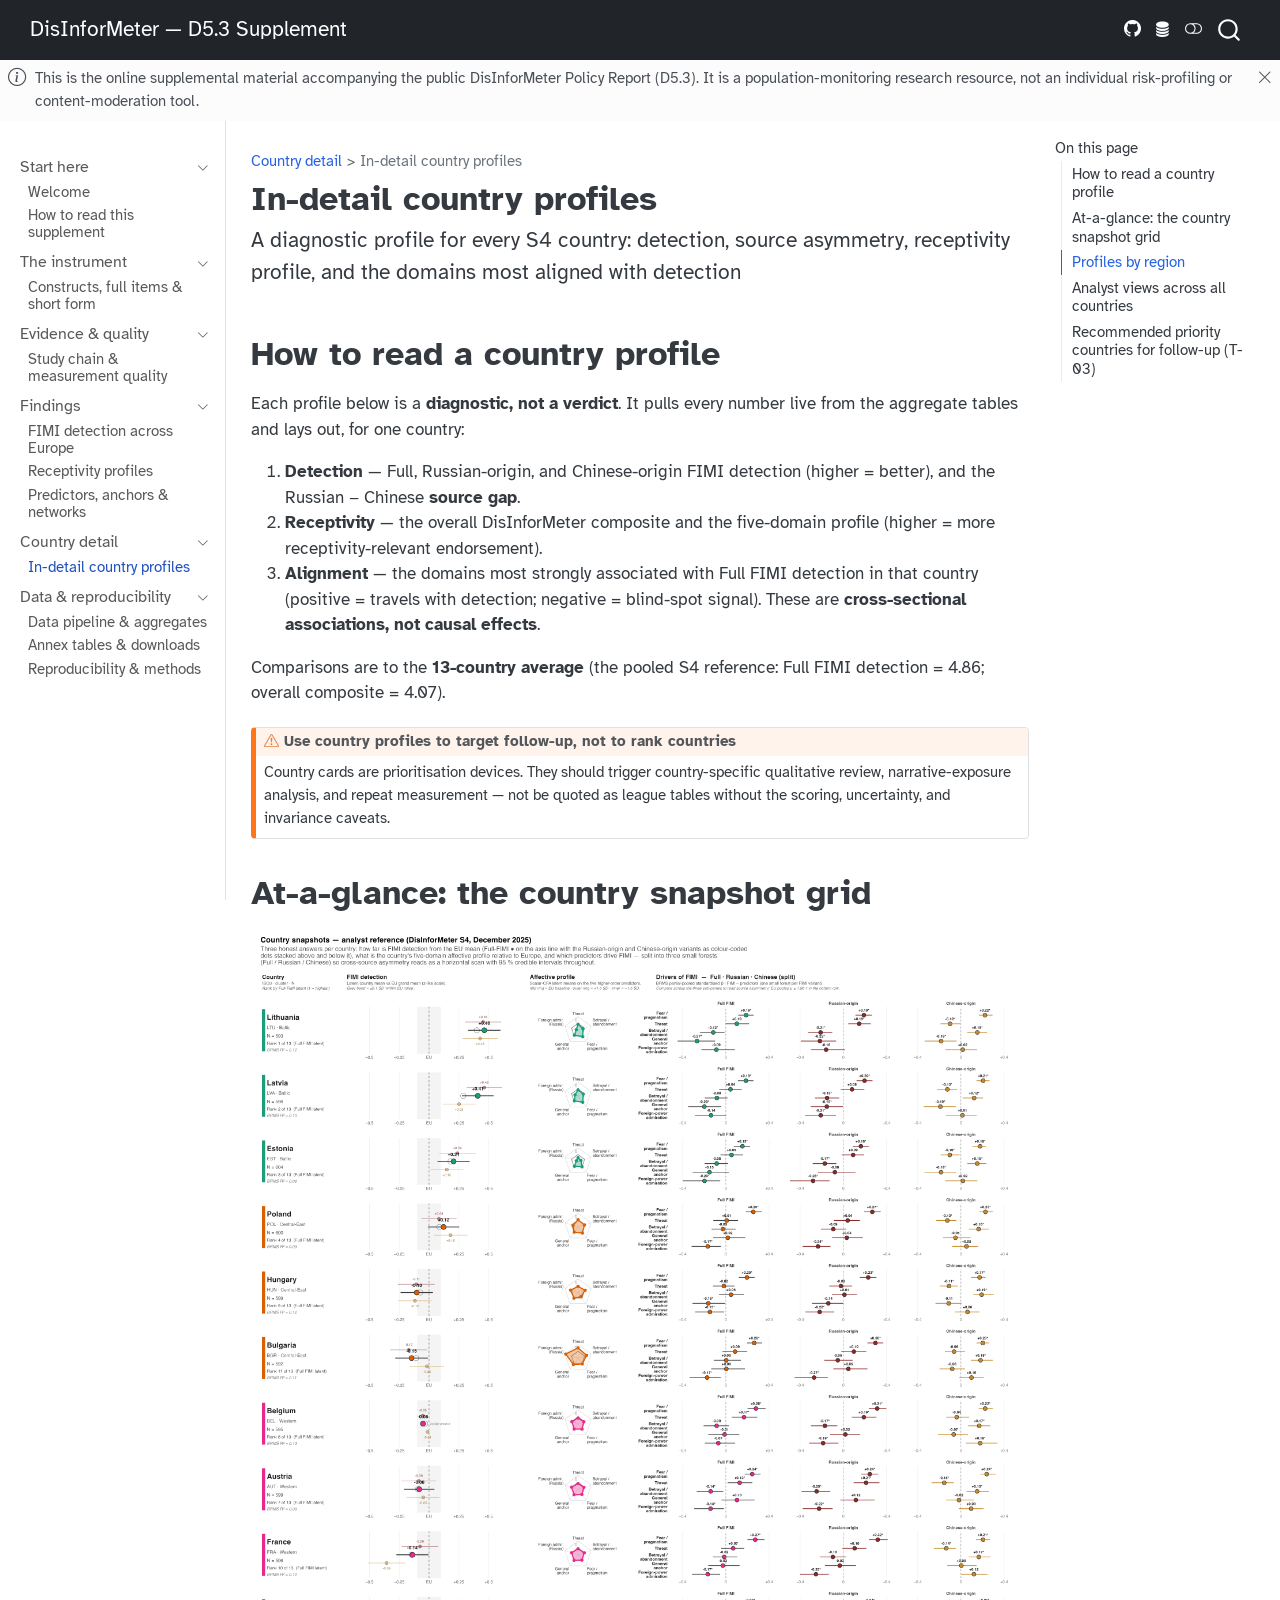
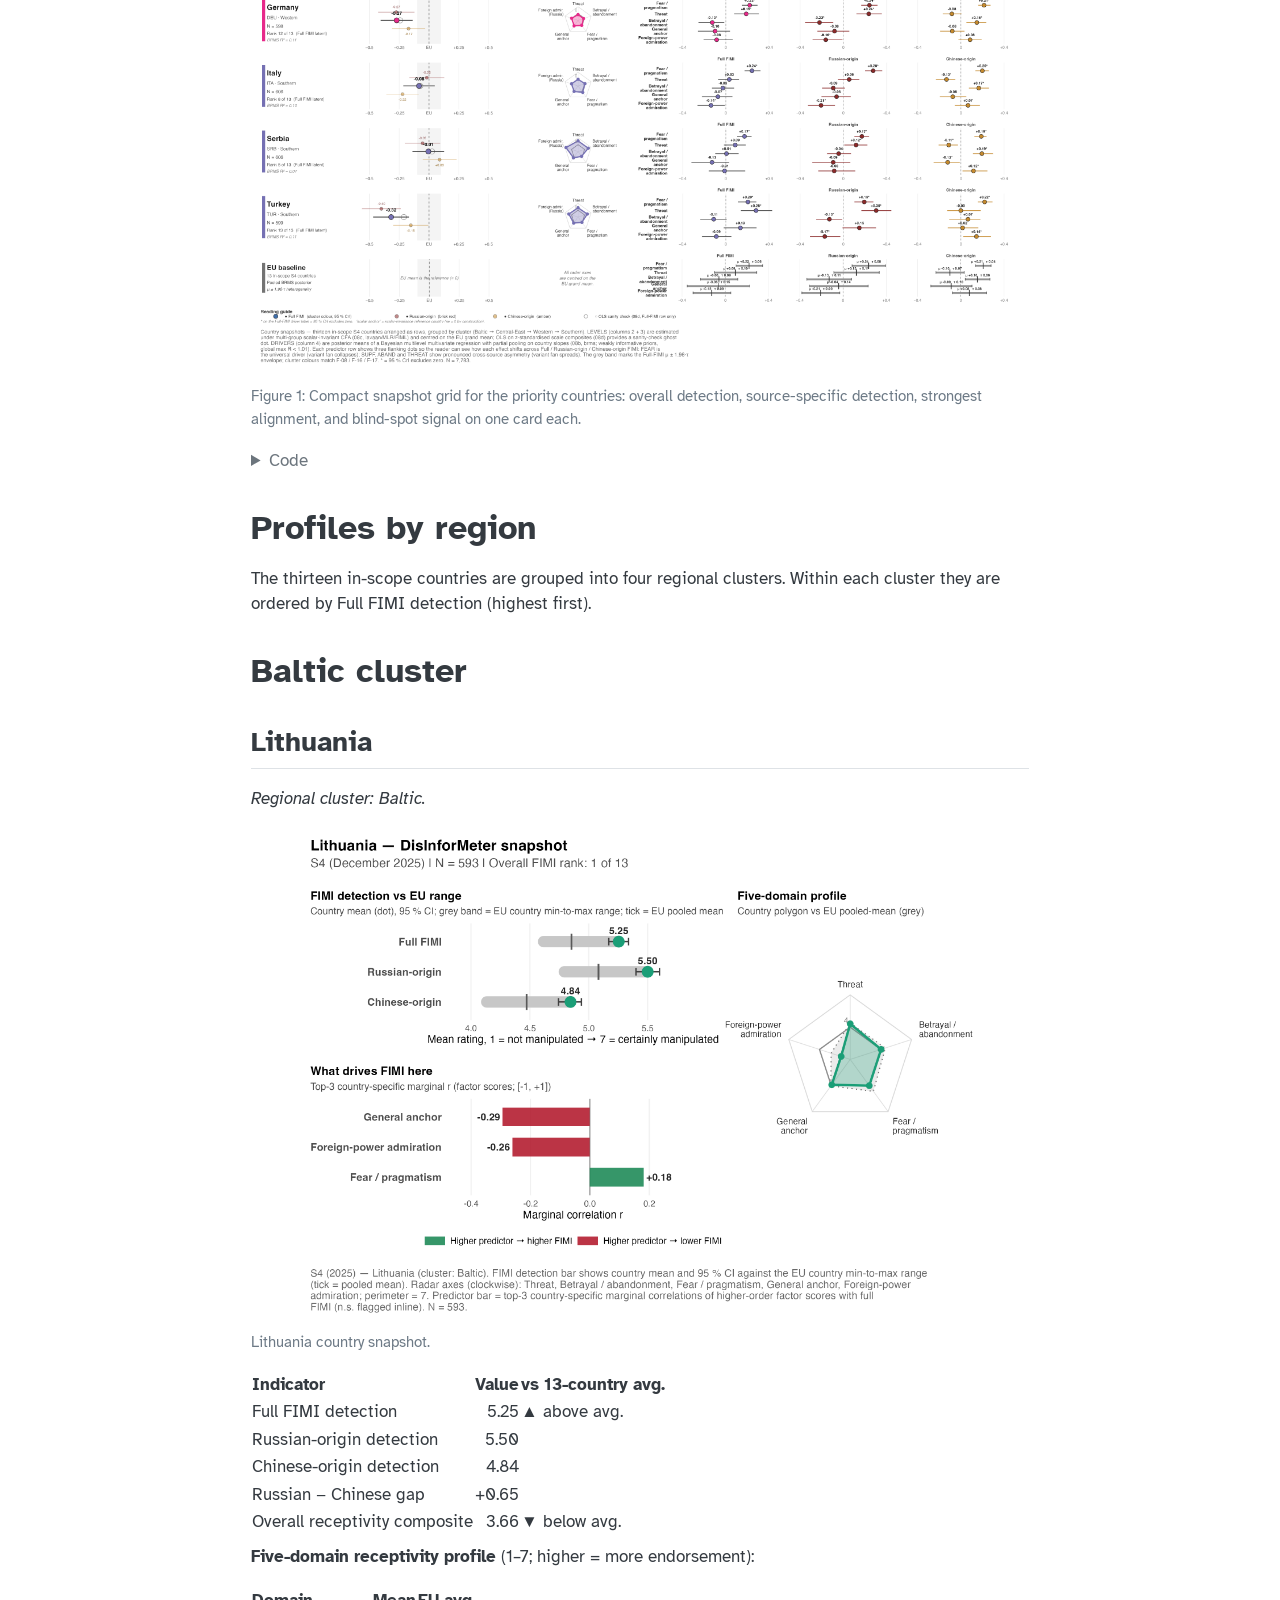
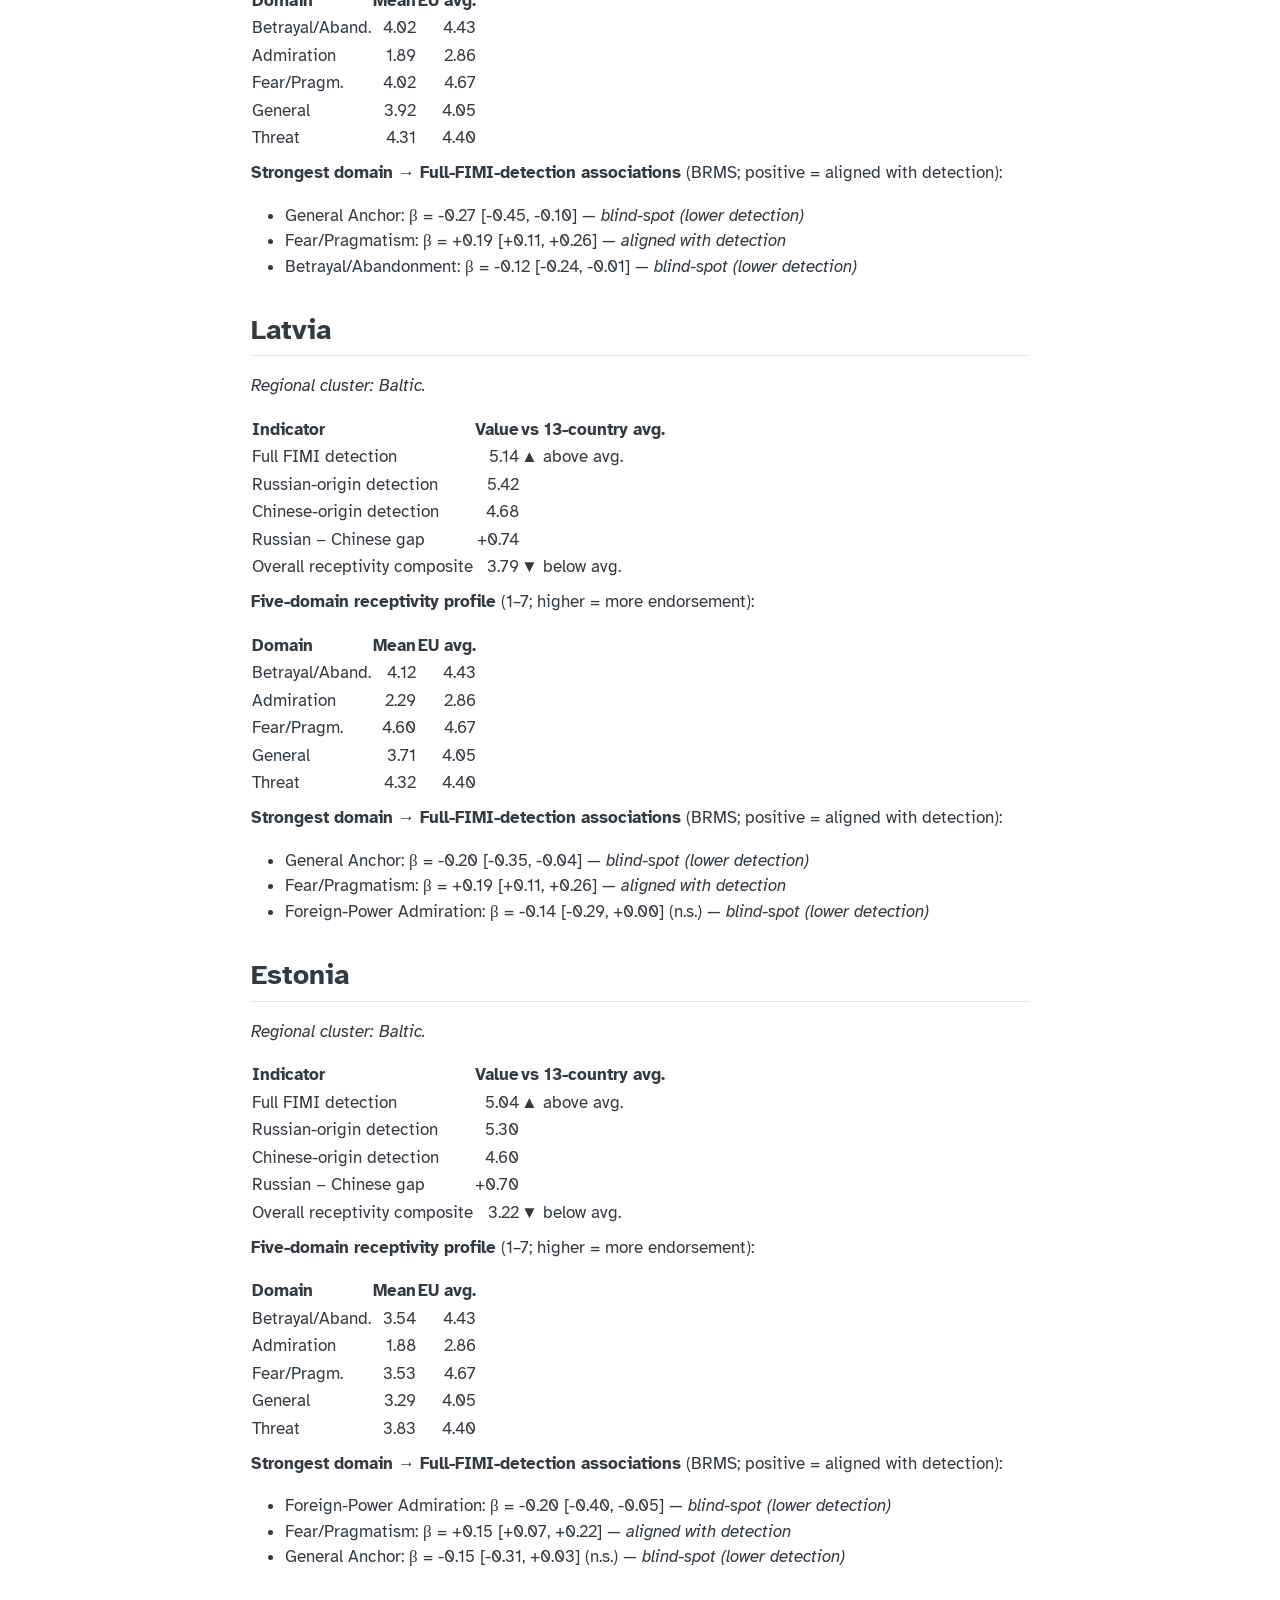
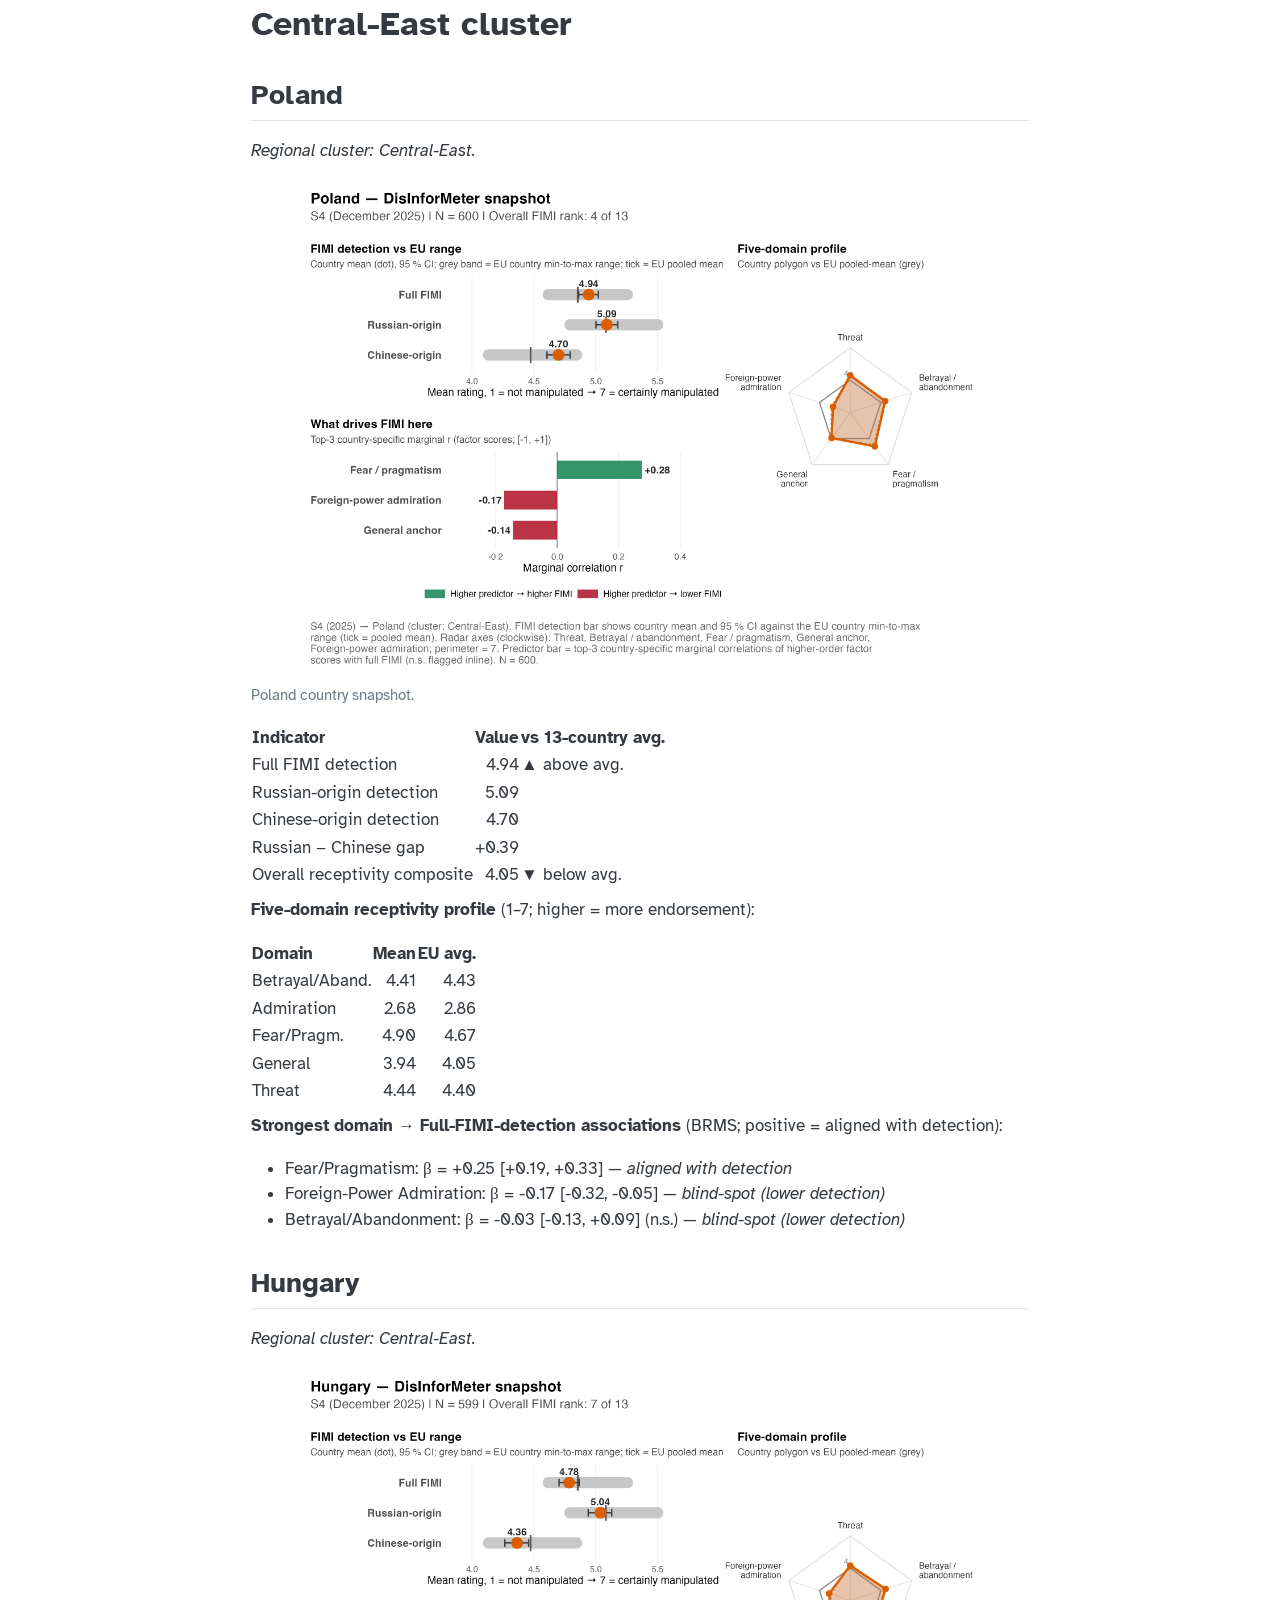
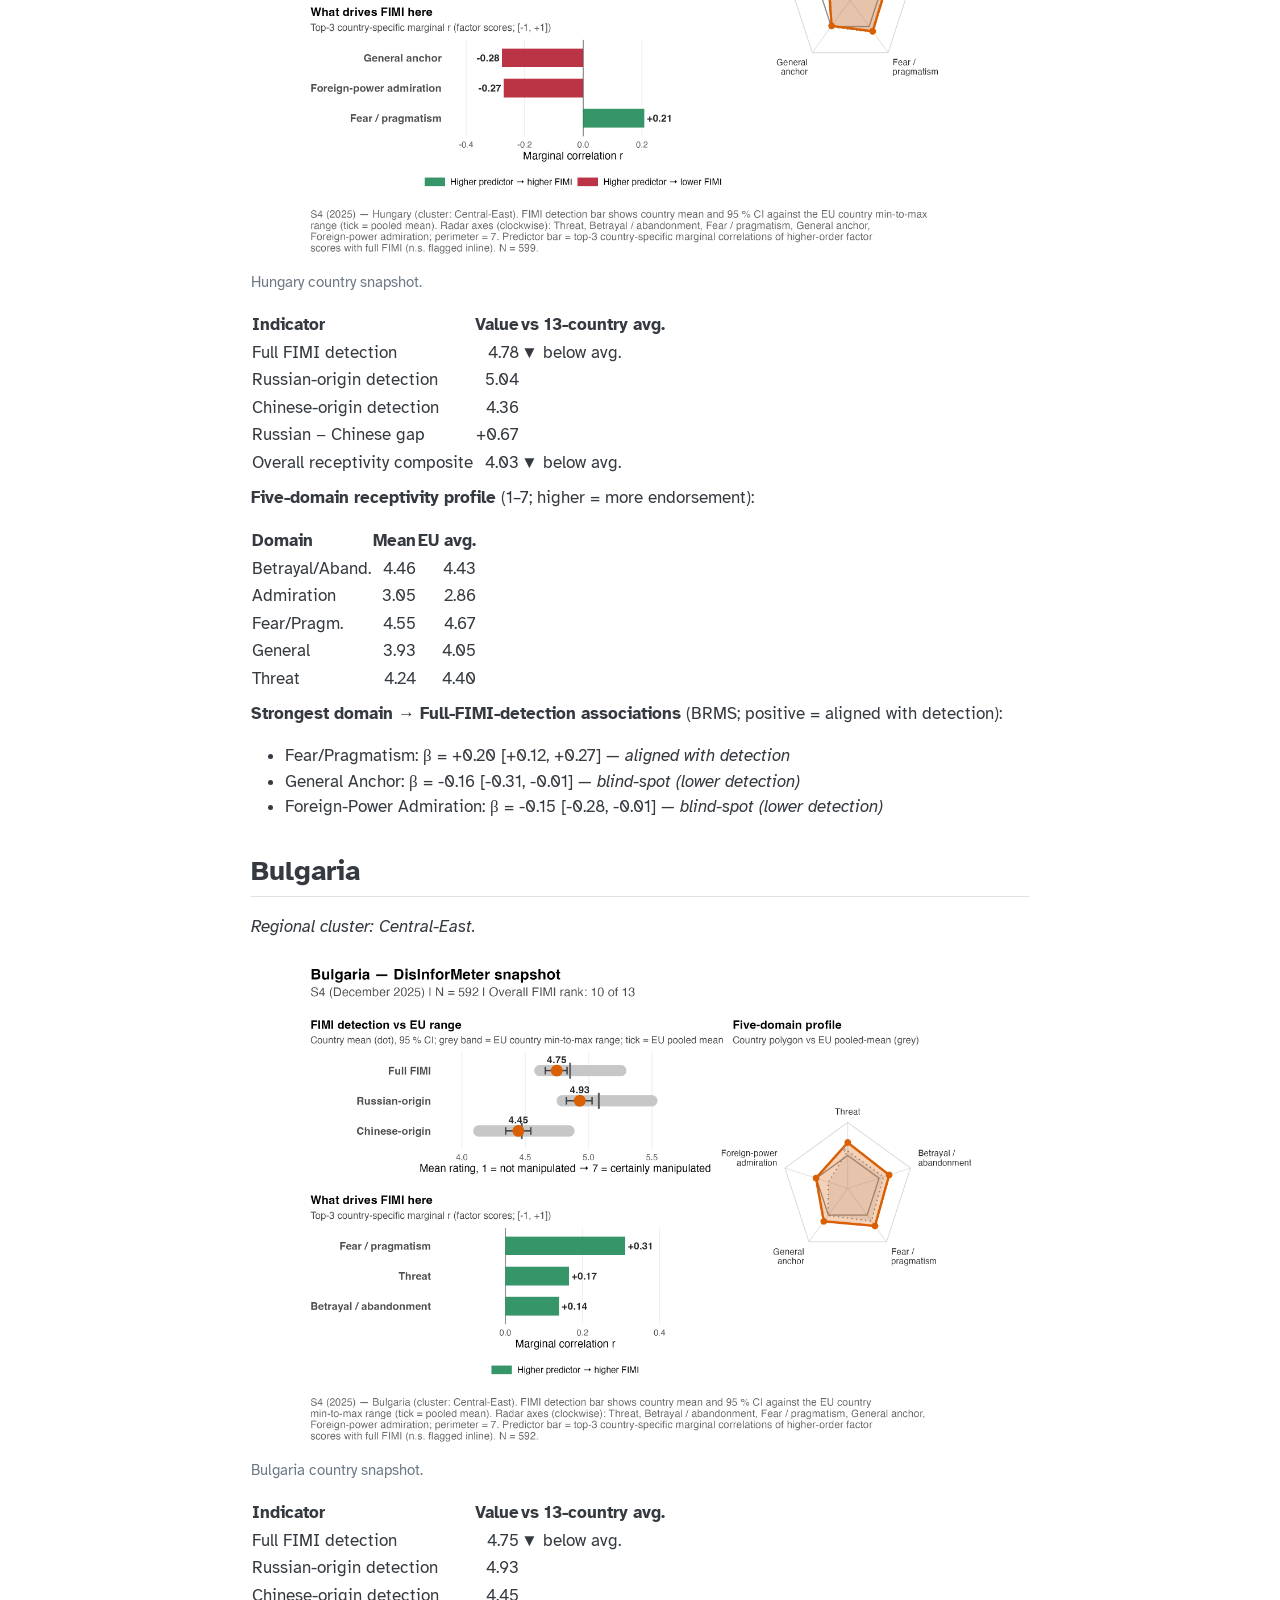
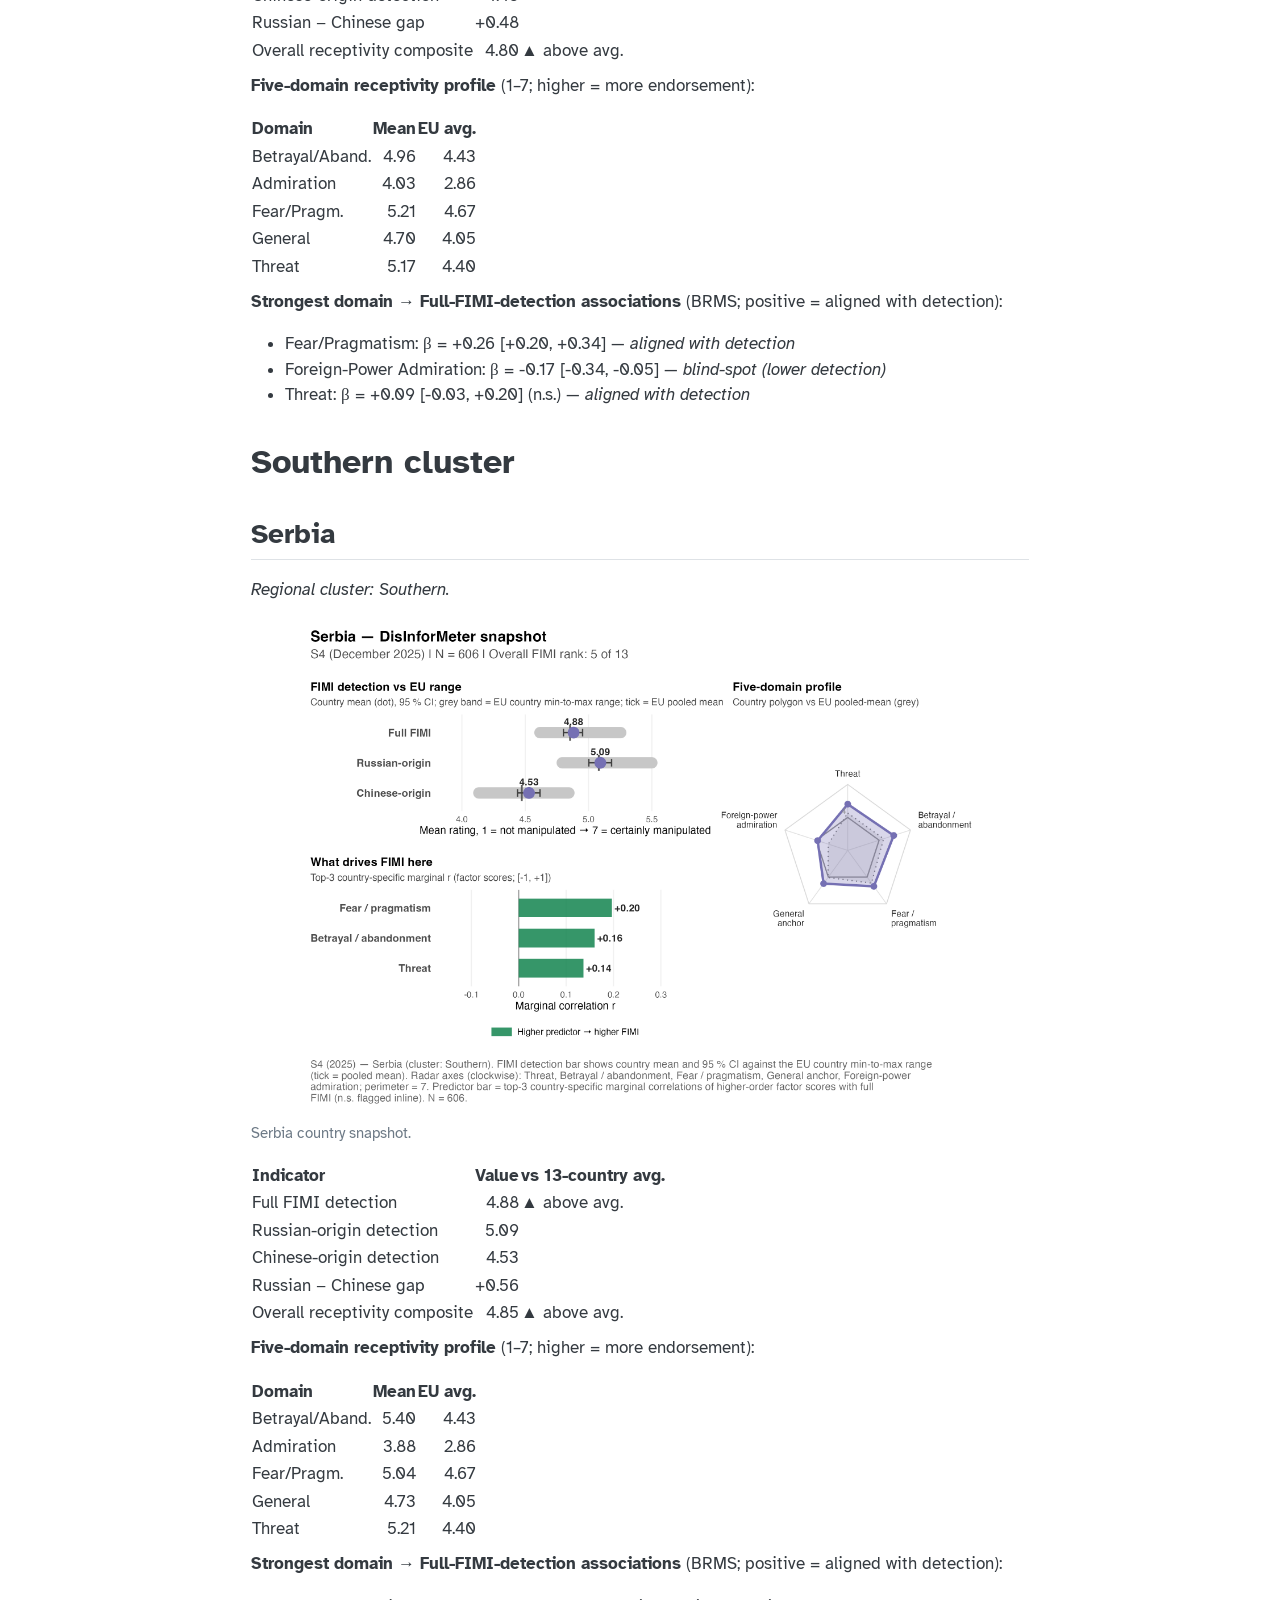
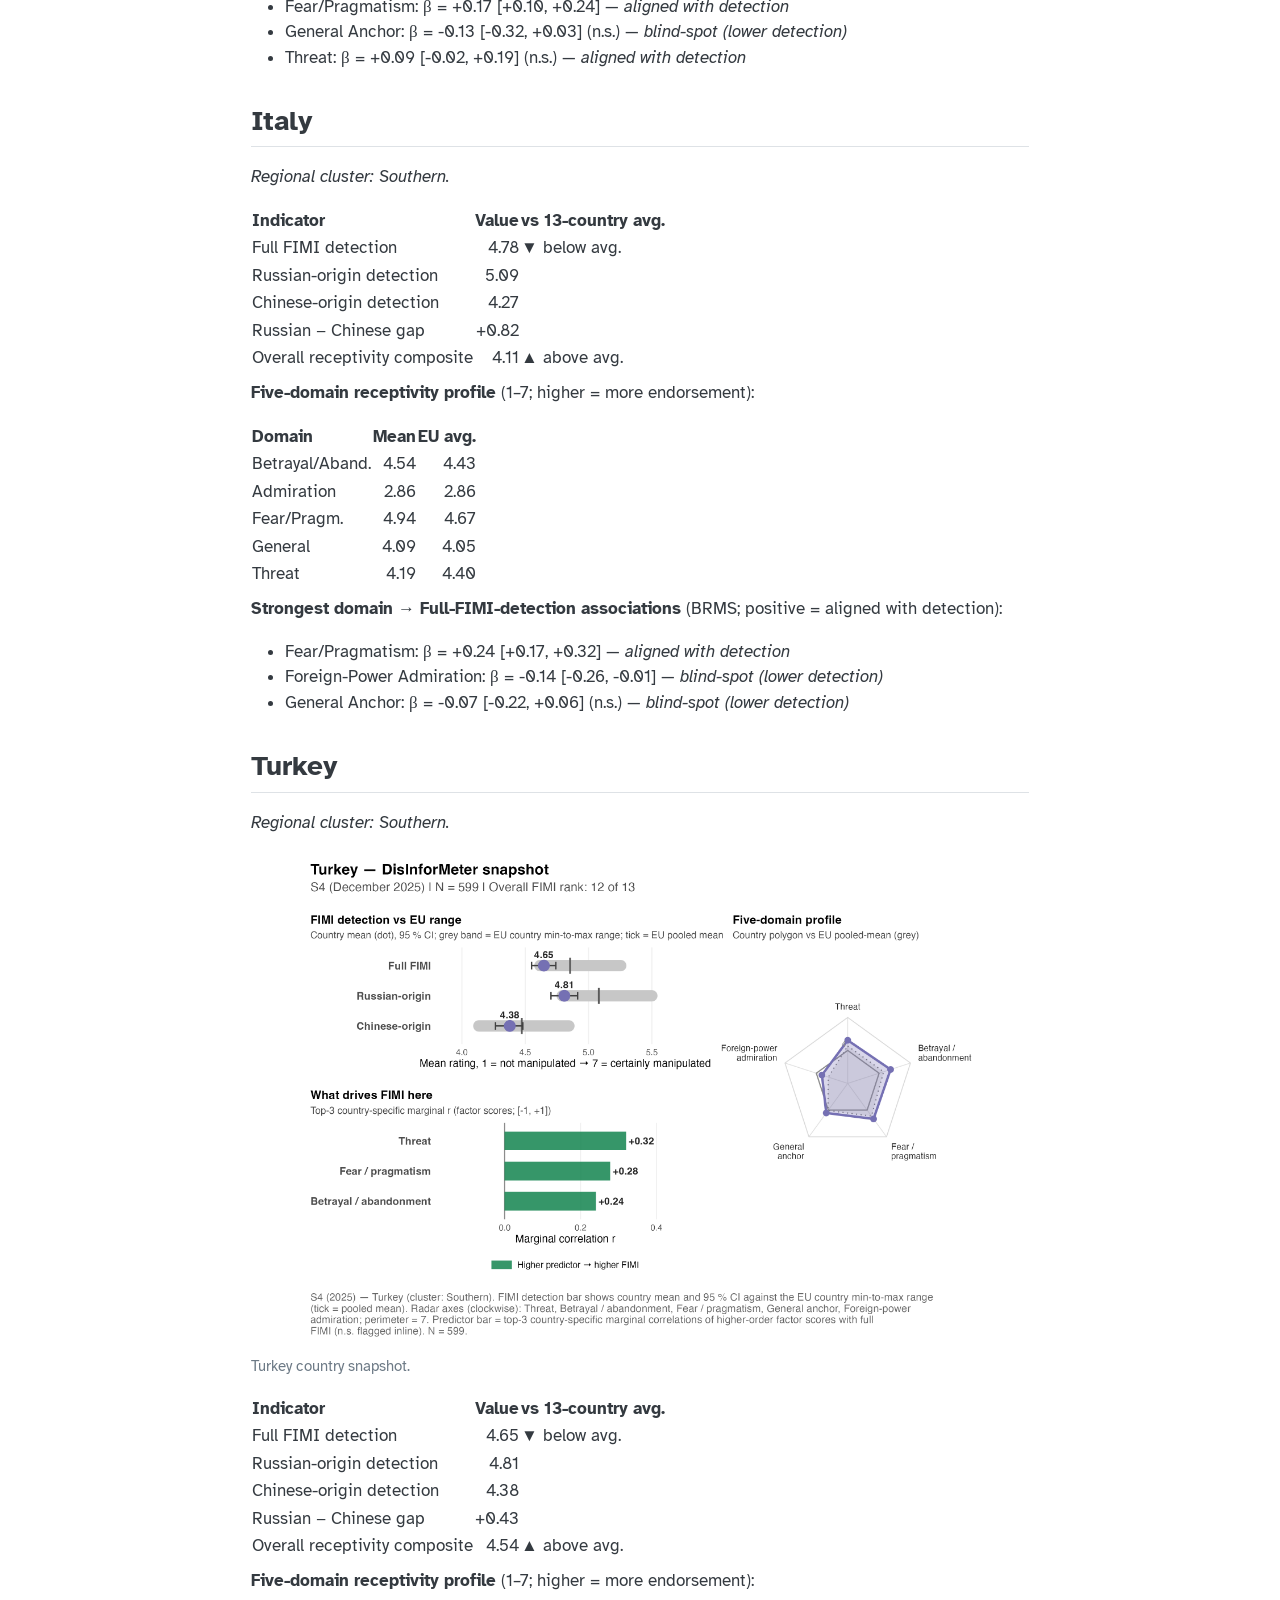
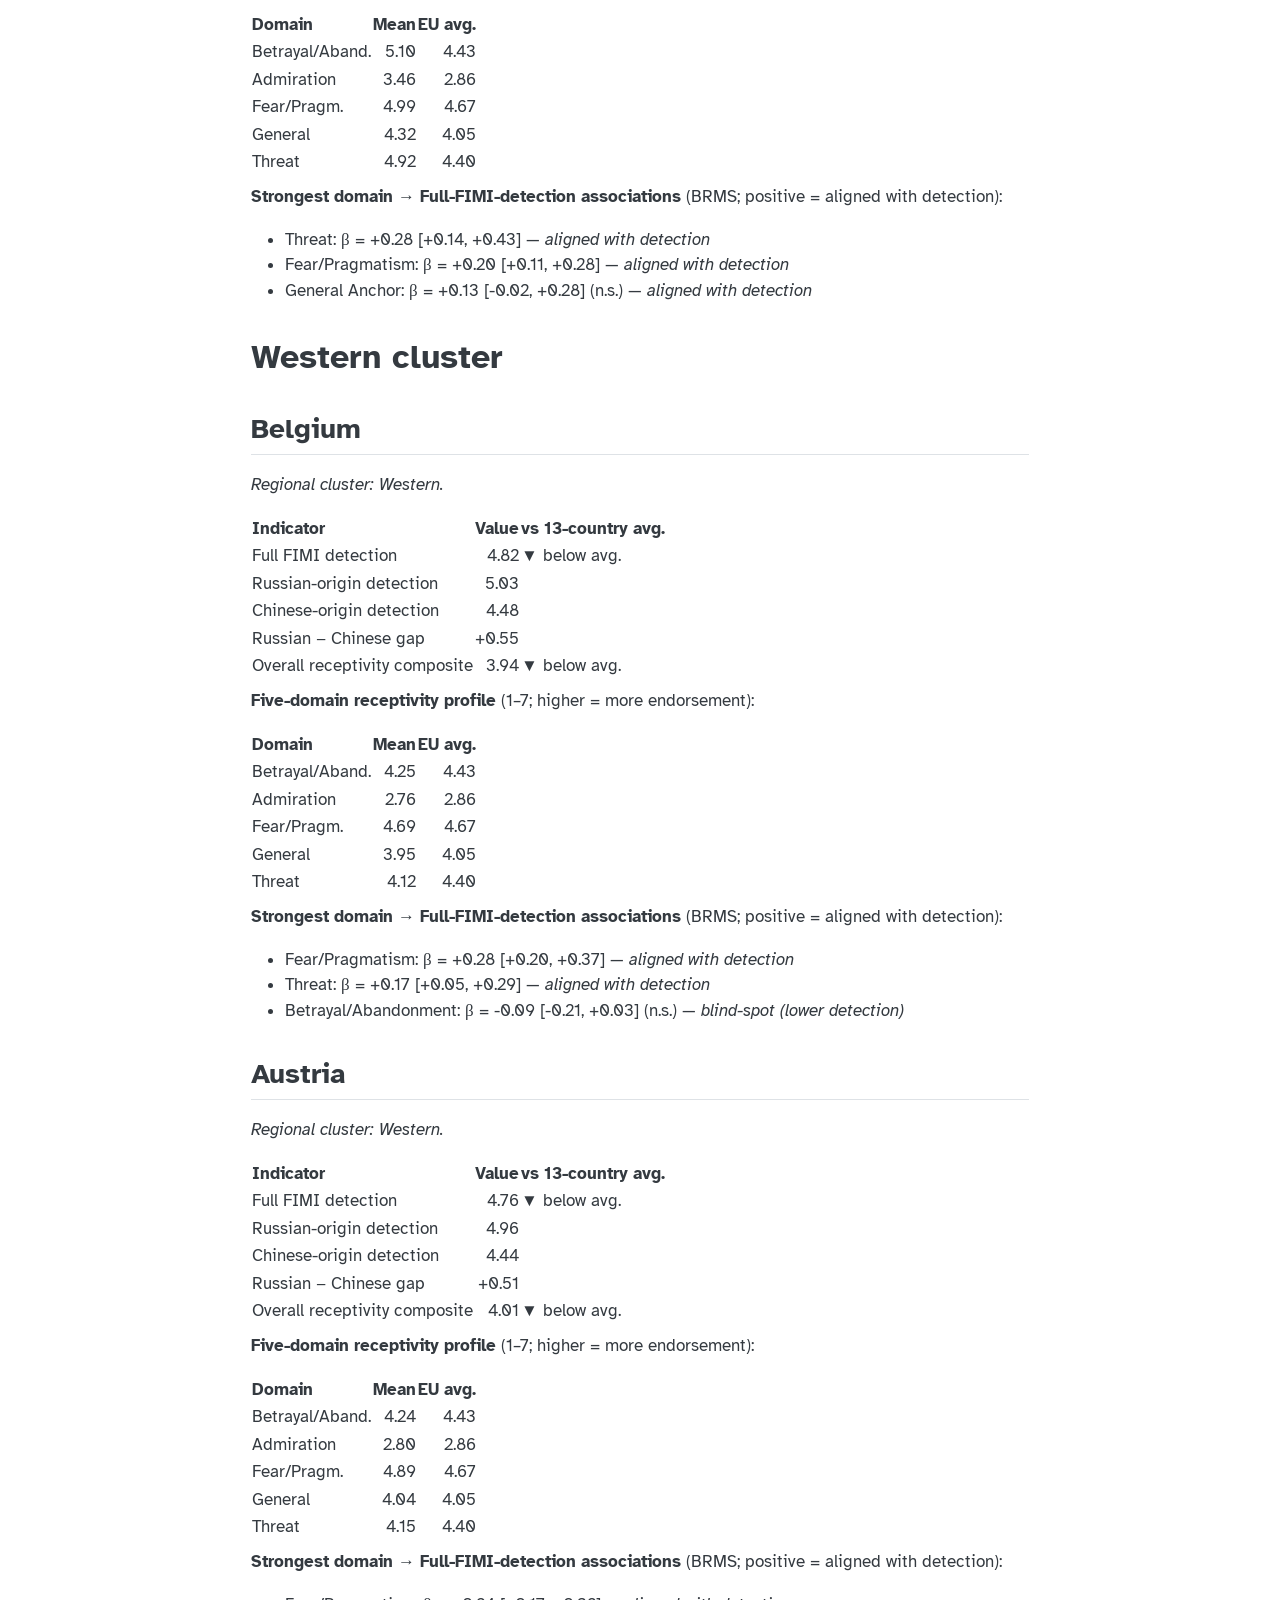
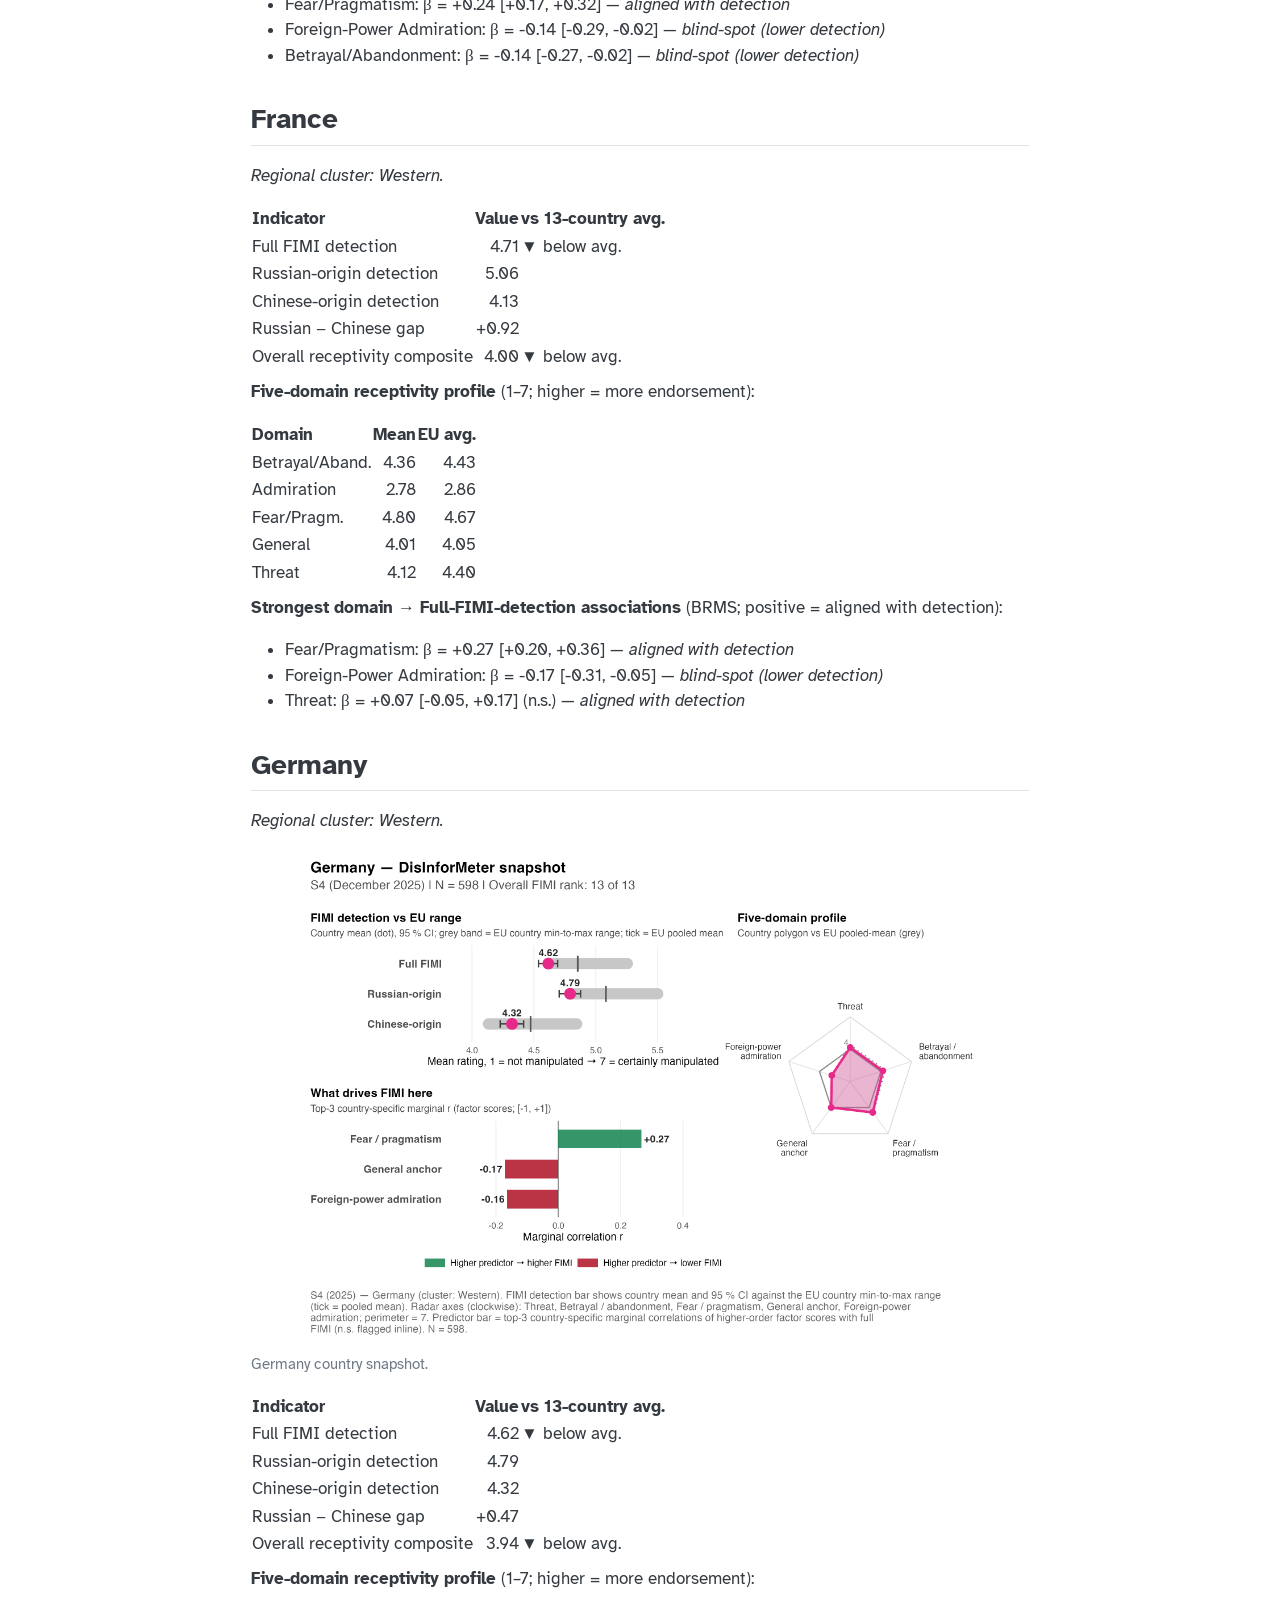
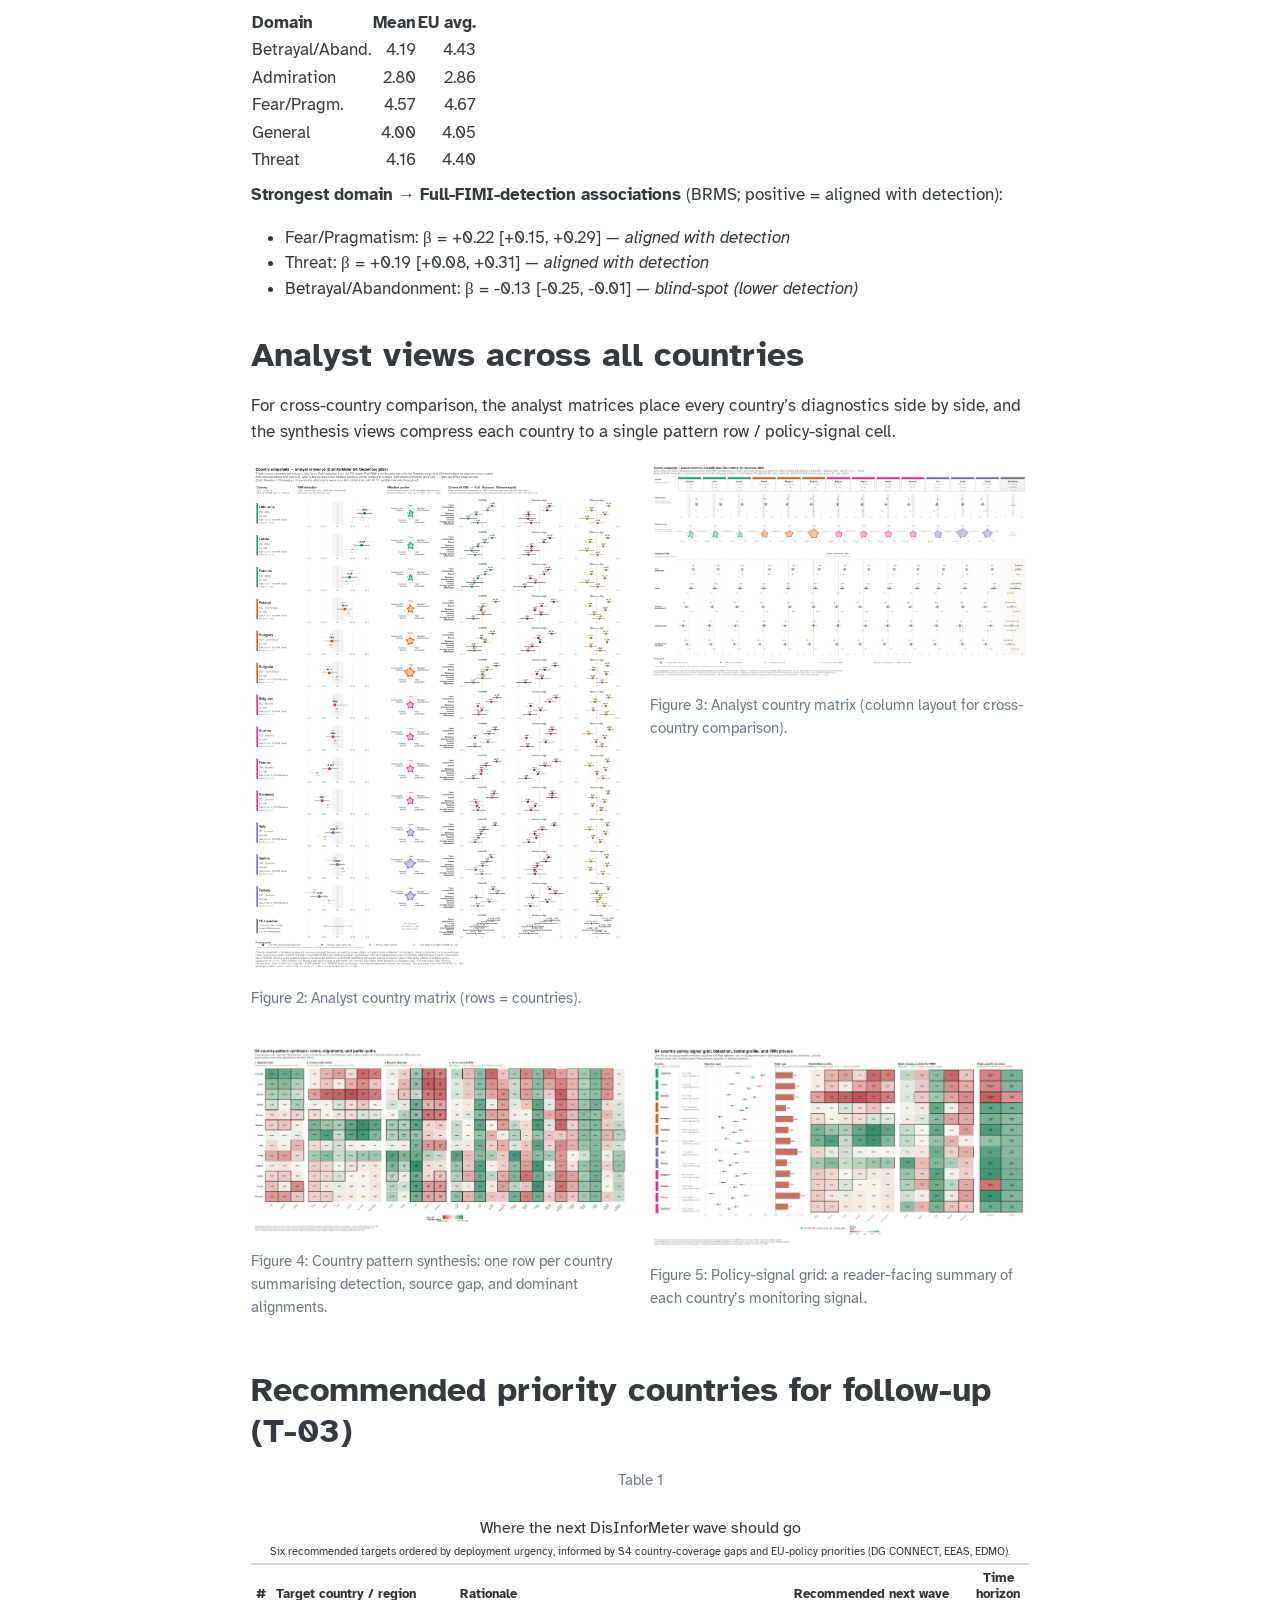
<file: 07f-country-snapshots.html>
<!DOCTYPE html>
<html xmlns="http://www.w3.org/1999/xhtml" lang="en" xml:lang="en"><head>
<meta http-equiv="Content-Type" content="text/html; charset=UTF-8">
<meta charset="utf-8">
<meta name="generator" content="quarto-1.9.37">
<meta name="viewport" content="width=device-width, initial-scale=1.0, user-scalable=yes">
<title>In-detail country profiles – DisInforMeter — D5.3 Supplement</title>
<style>
/* Default styles provided by pandoc.
** See https://pandoc.org/MANUAL.html#variables-for-html for config info.
*/
code{white-space: pre-wrap;}
span.smallcaps{font-variant: small-caps;}
div.columns{display: flex; gap: min(4vw, 1.5em);}
div.column{flex: auto; overflow-x: auto;}
div.hanging-indent{margin-left: 1.5em; text-indent: -1.5em;}
ul.task-list{list-style: none;}
ul.task-list li input[type="checkbox"] {
  width: 0.8em;
  margin: 0 0.8em 0.2em -1em; /* quarto-specific, see https://github.com/quarto-dev/quarto-cli/issues/4556 */ 
  vertical-align: middle;
}
/* CSS for syntax highlighting */
html { -webkit-text-size-adjust: 100%; }
pre > code.sourceCode { white-space: pre; position: relative; }
pre > code.sourceCode > span { display: inline-block; line-height: 1.25; }
pre > code.sourceCode > span:empty { height: 1.2em; }
.sourceCode { overflow: visible; }
code.sourceCode > span { color: inherit; text-decoration: inherit; }
div.sourceCode { margin: 1em 0; }
pre.sourceCode { margin: 0; }
@media screen {
div.sourceCode { overflow: auto; }
}
@media print {
pre > code.sourceCode { white-space: pre-wrap; }
pre > code.sourceCode > span { text-indent: -5em; padding-left: 5em; }
}
pre.numberSource code
  { counter-reset: source-line 0; }
pre.numberSource code > span
  { position: relative; left: -4em; counter-increment: source-line; }
pre.numberSource code > span > a:first-child::before
  { content: counter(source-line);
    position: relative; left: -1em; text-align: right; vertical-align: baseline;
    border: none; display: inline-block;
    -webkit-touch-callout: none; -webkit-user-select: none;
    -khtml-user-select: none; -moz-user-select: none;
    -ms-user-select: none; user-select: none;
    padding: 0 4px; width: 4em;
  }
pre.numberSource { margin-left: 3em;  padding-left: 4px; }
div.sourceCode
  {   }
@media screen {
pre > code.sourceCode > span > a:first-child::before { text-decoration: underline; }
}
</style>

<script src="site_libs/quarto-nav/quarto-nav.js"></script>
<script src="site_libs/quarto-nav/headroom.min.js"></script>
<script src="site_libs/clipboard/clipboard.min.js"></script>
<script src="site_libs/quarto-search/autocomplete.umd.js"></script>
<script src="site_libs/quarto-search/fuse.min.js"></script>
<script src="site_libs/quarto-search/quarto-search.js"></script>
<meta name="quarto:offset" content="./">
<link href="./07a-aggregates-and-geometries.html" rel="next">
<link href="./07e-predictors-and-anchors.html" rel="prev">
<link href="./assets/images/favicon.ico" rel="icon">
<script src="site_libs/quarto-html/quarto.js" type="module"></script>
<script src="site_libs/quarto-html/tabsets/tabsets.js" type="module"></script>
<script src="site_libs/quarto-html/popper.min.js"></script>
<script src="site_libs/quarto-html/tippy.umd.min.js"></script>
<script src="site_libs/quarto-html/anchor.min.js"></script>
<link href="site_libs/quarto-html/tippy.css" rel="stylesheet">
<link href="site_libs/quarto-html/quarto-syntax-highlighting-f81f3c79f694eaf6f88ebcce70241f9e.css" rel="stylesheet" class="quarto-color-scheme" id="quarto-text-highlighting-styles">
<link href="site_libs/quarto-html/quarto-syntax-highlighting-dark-f81f3c79f694eaf6f88ebcce70241f9e.css" rel="stylesheet" class="quarto-color-scheme quarto-color-alternate" id="quarto-text-highlighting-styles">
<link href="site_libs/quarto-html/quarto-syntax-highlighting-f81f3c79f694eaf6f88ebcce70241f9e.css" rel="stylesheet" class="quarto-color-scheme-extra" id="quarto-text-highlighting-styles">
<script src="site_libs/bootstrap/bootstrap.min.js"></script>
<link href="site_libs/bootstrap/bootstrap-icons.css" rel="stylesheet">
<link href="site_libs/bootstrap/bootstrap-fcb0ab56b32f3512ab1d16b0c7e6946d.min.css" rel="stylesheet" append-hash="true" class="quarto-color-scheme" id="quarto-bootstrap" data-mode="light">
<link href="site_libs/bootstrap/bootstrap-dark-446c81a3c13060545cfb2364b311f8ea.min.css" rel="stylesheet" append-hash="true" class="quarto-color-scheme quarto-color-alternate" id="quarto-bootstrap" data-mode="dark">
<link href="site_libs/bootstrap/bootstrap-fcb0ab56b32f3512ab1d16b0c7e6946d.min.css" rel="stylesheet" append-hash="true" class="quarto-color-scheme-extra" id="quarto-bootstrap" data-mode="light"><script id="quarto-search-options" type="application/json">{
  "location": "navbar",
  "copy-button": false,
  "collapse-after": 3,
  "panel-placement": "end",
  "type": "overlay",
  "limit": 50,
  "keyboard-shortcut": [
    "f",
    "/",
    "s"
  ],
  "show-item-context": false,
  "language": {
    "search-no-results-text": "No results",
    "search-matching-documents-text": "matching documents",
    "search-copy-link-title": "Copy link to search",
    "search-hide-matches-text": "Hide additional matches",
    "search-more-match-text": "more match in this document",
    "search-more-matches-text": "more matches in this document",
    "search-clear-button-title": "Clear",
    "search-text-placeholder": "",
    "search-detached-cancel-button-title": "Cancel",
    "search-submit-button-title": "Submit",
    "search-label": "Search"
  }
}</script><link rel="stylesheet" href="styles.css">
<meta property="og:title" content="In-detail country profiles – DisInforMeter — D5.3 Supplement">
<meta property="og:description" content="A diagnostic profile for every S4 country: detection, source asymmetry, receptivity profile, and the domains most aligned with detection">
<meta property="og:image" content="https://thedataflowcompany.github.io/disinformeter-policy-report-supplement/figures/F-22a_b_country_snapshots_analyst.png">
<meta property="og:site_name" content="DisInforMeter — D5.3 Supplement">
<meta property="og:image:height" content="7200">
<meta property="og:image:width" content="5400">
<meta name="twitter:title" content="In-detail country profiles – DisInforMeter — D5.3 Supplement">
<meta name="twitter:description" content="A diagnostic profile for every S4 country: detection, source asymmetry, receptivity profile, and the domains most aligned with detection">
<meta name="twitter:image" content="https://thedataflowcompany.github.io/disinformeter-policy-report-supplement/figures/F-22a_b_country_snapshots_analyst.png">
<meta name="twitter:image-height" content="7200">
<meta name="twitter:image-width" content="5400">
<meta name="twitter:card" content="summary_large_image">
</head>
<body class="nav-sidebar docked nav-fixed quarto-light"><script id="quarto-html-before-body" type="application/javascript">
    const toggleBodyColorMode = (bsSheetEl) => {
      const mode = bsSheetEl.getAttribute("data-mode");
      const bodyEl = window.document.querySelector("body");
      if (mode === "dark") {
        bodyEl.classList.add("quarto-dark");
        bodyEl.classList.remove("quarto-light");
      } else {
        bodyEl.classList.add("quarto-light");
        bodyEl.classList.remove("quarto-dark");
      }
    }
    const toggleBodyColorPrimary = () => {
      const bsSheetEl = window.document.querySelector("link#quarto-bootstrap:not([rel=disabled-stylesheet])");
      if (bsSheetEl) {
        toggleBodyColorMode(bsSheetEl);
      }
    }
    const setColorSchemeToggle = (alternate) => {
      const toggles = window.document.querySelectorAll('.quarto-color-scheme-toggle');
      for (let i=0; i < toggles.length; i++) {
        const toggle = toggles[i];
        if (toggle) {
          if (alternate) {
            toggle.classList.add("alternate");
          } else {
            toggle.classList.remove("alternate");
          }
        }
      }
    };
    const toggleColorMode = (alternate) => {
      // Switch the stylesheets
      const primaryStylesheets = window.document.querySelectorAll('link.quarto-color-scheme:not(.quarto-color-alternate)');
      const alternateStylesheets = window.document.querySelectorAll('link.quarto-color-scheme.quarto-color-alternate');
      manageTransitions('#quarto-margin-sidebar .nav-link', false);
      if (alternate) {
        // note: dark is layered on light, we don't disable primary!
        enableStylesheet(alternateStylesheets);
        for (const sheetNode of alternateStylesheets) {
          if (sheetNode.id === "quarto-bootstrap") {
            toggleBodyColorMode(sheetNode);
          }
        }
      } else {
        disableStylesheet(alternateStylesheets);
        enableStylesheet(primaryStylesheets)
        toggleBodyColorPrimary();
      }
      manageTransitions('#quarto-margin-sidebar .nav-link', true);
      // Switch the toggles
      setColorSchemeToggle(alternate)
      // Hack to workaround the fact that safari doesn't
      // properly recolor the scrollbar when toggling (#1455)
      if (navigator.userAgent.indexOf('Safari') > 0 && navigator.userAgent.indexOf('Chrome') == -1) {
        manageTransitions("body", false);
        window.scrollTo(0, 1);
        setTimeout(() => {
          window.scrollTo(0, 0);
          manageTransitions("body", true);
        }, 40);
      }
    }
    const disableStylesheet = (stylesheets) => {
      for (let i=0; i < stylesheets.length; i++) {
        const stylesheet = stylesheets[i];
        stylesheet.rel = 'disabled-stylesheet';
      }
    }
    const enableStylesheet = (stylesheets) => {
      for (let i=0; i < stylesheets.length; i++) {
        const stylesheet = stylesheets[i];
        if(stylesheet.rel !== 'stylesheet') { // for Chrome, which will still FOUC without this check
          stylesheet.rel = 'stylesheet';
        }
      }
    }
    const manageTransitions = (selector, allowTransitions) => {
      const els = window.document.querySelectorAll(selector);
      for (let i=0; i < els.length; i++) {
        const el = els[i];
        if (allowTransitions) {
          el.classList.remove('notransition');
        } else {
          el.classList.add('notransition');
        }
      }
    }
    const isFileUrl = () => {
      return window.location.protocol === 'file:';
    }
    const hasAlternateSentinel = () => {
      let styleSentinel = getColorSchemeSentinel();
      if (styleSentinel !== null) {
        return styleSentinel === "alternate";
      } else {
        return false;
      }
    }
    const setStyleSentinel = (alternate) => {
      const value = alternate ? "alternate" : "default";
      if (!isFileUrl()) {
        window.localStorage.setItem("quarto-color-scheme", value);
      } else {
        localAlternateSentinel = value;
      }
    }
    const getColorSchemeSentinel = () => {
      if (!isFileUrl()) {
        const storageValue = window.localStorage.getItem("quarto-color-scheme");
        return storageValue != null ? storageValue : localAlternateSentinel;
      } else {
        return localAlternateSentinel;
      }
    }
    const toggleGiscusIfUsed = (isAlternate, darkModeDefault) => {
      const baseTheme = document.querySelector('#giscus-base-theme')?.value ?? 'light';
      const alternateTheme = document.querySelector('#giscus-alt-theme')?.value ?? 'dark';
      let newTheme = '';
      if(authorPrefersDark) {
        newTheme = isAlternate ? baseTheme : alternateTheme;
      } else {
        newTheme = isAlternate ? alternateTheme : baseTheme;
      }
      const changeGiscusTheme = () => {
        // From: https://github.com/giscus/giscus/issues/336
        const sendMessage = (message) => {
          const iframe = document.querySelector('iframe.giscus-frame');
          if (!iframe) return;
          iframe.contentWindow.postMessage({ giscus: message }, 'https://giscus.app');
        }
        sendMessage({
          setConfig: {
            theme: newTheme
          }
        });
      }
      const isGiscussLoaded = window.document.querySelector('iframe.giscus-frame') !== null;
      if (isGiscussLoaded) {
        changeGiscusTheme();
      }
    };
    const authorPrefersDark = false;
    const darkModeDefault = authorPrefersDark;
      document.querySelector('link#quarto-text-highlighting-styles.quarto-color-scheme-extra').rel = 'disabled-stylesheet';
      document.querySelector('link#quarto-bootstrap.quarto-color-scheme-extra').rel = 'disabled-stylesheet';
    let localAlternateSentinel = darkModeDefault ? 'alternate' : 'default';
    // Dark / light mode switch
    window.quartoToggleColorScheme = () => {
      // Read the current dark / light value
      let toAlternate = !hasAlternateSentinel();
      toggleColorMode(toAlternate);
      setStyleSentinel(toAlternate);
      toggleGiscusIfUsed(toAlternate, darkModeDefault);
      window.dispatchEvent(new Event('resize'));
    };
    // Switch to dark mode if need be
    if (hasAlternateSentinel()) {
      toggleColorMode(true);
    } else {
      toggleColorMode(false);
    }
  </script>

<div id="quarto-search-results"></div>
  <header id="quarto-header" class="headroom fixed-top"><nav class="navbar navbar-expand-lg " data-bs-theme="dark"><div class="navbar-container container-fluid">
      <div class="navbar-brand-container mx-auto">
    <a class="navbar-brand" href="./index.html">
    <span class="navbar-title">DisInforMeter — D5.3 Supplement</span>
    </a>
  </div>
        <div class="quarto-navbar-tools tools-wide tools-end">
    <a href="https://github.com/TheDataFlowCompany/disinformeter-policy-report-supplement" title="Source repository" class="quarto-navigation-tool px-1" aria-label="Source repository"><i class="bi bi-github"></i></a>
    <a href="https://osf.io/" title="OSF reuse package (forthcoming)" class="quarto-navigation-tool px-1" aria-label="OSF reuse package (forthcoming)"><i class="bi bi-database-fill"></i></a>
  <a href="" class="quarto-color-scheme-toggle quarto-navigation-tool  px-1" onclick="window.quartoToggleColorScheme(); return false;" title="Toggle dark mode"><i class="bi"></i></a>
</div>
          <div id="quarto-search" class="" title="Search"></div>
      </div> <!-- /container-fluid -->
    </nav><nav class="quarto-secondary-nav"><div class="container-fluid d-flex">
      <button type="button" class="quarto-btn-toggle btn" data-bs-toggle="collapse" role="button" data-bs-target=".quarto-sidebar-collapse-item" aria-controls="quarto-sidebar" aria-expanded="false" aria-label="Toggle sidebar navigation" onclick="if (window.quartoToggleHeadroom) { window.quartoToggleHeadroom(); }">
        <i class="bi bi-layout-text-sidebar-reverse"></i>
      </button>
        <nav class="quarto-page-breadcrumbs" aria-label="breadcrumb"><ol class="breadcrumb"><li class="breadcrumb-item"><a href="./07f-country-snapshots.html">Country detail</a></li><li class="breadcrumb-item"><a href="./07f-country-snapshots.html">In-detail country profiles</a></li></ol></nav>
        <a class="flex-grow-1" role="navigation" data-bs-toggle="collapse" data-bs-target=".quarto-sidebar-collapse-item" aria-controls="quarto-sidebar" aria-expanded="false" aria-label="Toggle sidebar navigation" onclick="if (window.quartoToggleHeadroom) { window.quartoToggleHeadroom(); }">      
        </a>
    </div>
  </nav><div id="quarto-announcement" data-announcement-id="80f0575ad15847184ecdc19cbdd7e9df" class="alert alert-light hidden">
<i class="bi bi-info-circle quarto-announcement-icon"></i><div class="quarto-announcement-content">
<p>This is the online supplemental material accompanying the public DisInforMeter Policy Report (D5.3). It is a population-monitoring research resource, not an individual risk-profiling or content-moderation tool.</p>
</div>
<i class="bi bi-x-lg quarto-announcement-action"></i>
</div>
</header><!-- content --><div id="quarto-content" class="quarto-container page-columns page-rows-contents page-layout-article page-navbar">
<!-- sidebar -->
  <nav id="quarto-sidebar" class="sidebar collapse collapse-horizontal quarto-sidebar-collapse-item sidebar-navigation docked overflow-auto"><div class="sidebar-menu-container"> 
    <ul class="list-unstyled mt-1">
<li class="sidebar-item sidebar-item-section">
      <div class="sidebar-item-container"> 
            <a class="sidebar-item-text sidebar-link text-start" data-bs-toggle="collapse" data-bs-target="#quarto-sidebar-section-1" role="navigation" aria-expanded="true">
 <span class="menu-text">Start here</span></a>
          <a class="sidebar-item-toggle text-start" data-bs-toggle="collapse" data-bs-target="#quarto-sidebar-section-1" role="navigation" aria-expanded="true" aria-label="Toggle section">
            <i class="bi bi-chevron-right ms-2"></i>
          </a> 
      </div>
      <ul id="quarto-sidebar-section-1" class="collapse list-unstyled sidebar-section depth1 show">
<li class="sidebar-item">
  <div class="sidebar-item-container"> 
  <a href="./index.html" class="sidebar-item-text sidebar-link">
 <span class="menu-text">Welcome</span></a>
  </div>
</li>
          <li class="sidebar-item">
  <div class="sidebar-item-container"> 
  <a href="./07-overview.html" class="sidebar-item-text sidebar-link">
 <span class="menu-text">How to read this supplement</span></a>
  </div>
</li>
      </ul>
</li>
        <li class="sidebar-item sidebar-item-section">
      <div class="sidebar-item-container"> 
            <a class="sidebar-item-text sidebar-link text-start" data-bs-toggle="collapse" data-bs-target="#quarto-sidebar-section-2" role="navigation" aria-expanded="true">
 <span class="menu-text">The instrument</span></a>
          <a class="sidebar-item-toggle text-start" data-bs-toggle="collapse" data-bs-target="#quarto-sidebar-section-2" role="navigation" aria-expanded="true" aria-label="Toggle section">
            <i class="bi bi-chevron-right ms-2"></i>
          </a> 
      </div>
      <ul id="quarto-sidebar-section-2" class="collapse list-unstyled sidebar-section depth1 show">
<li class="sidebar-item">
  <div class="sidebar-item-container"> 
  <a href="./07b-construct-reference.html" class="sidebar-item-text sidebar-link">
 <span class="menu-text">Constructs, full items &amp; short form</span></a>
  </div>
</li>
      </ul>
</li>
        <li class="sidebar-item sidebar-item-section">
      <div class="sidebar-item-container"> 
            <a class="sidebar-item-text sidebar-link text-start" data-bs-toggle="collapse" data-bs-target="#quarto-sidebar-section-3" role="navigation" aria-expanded="true">
 <span class="menu-text">Evidence &amp; quality</span></a>
          <a class="sidebar-item-toggle text-start" data-bs-toggle="collapse" data-bs-target="#quarto-sidebar-section-3" role="navigation" aria-expanded="true" aria-label="Toggle section">
            <i class="bi bi-chevron-right ms-2"></i>
          </a> 
      </div>
      <ul id="quarto-sidebar-section-3" class="collapse list-unstyled sidebar-section depth1 show">
<li class="sidebar-item">
  <div class="sidebar-item-container"> 
  <a href="./07g-schematics.html" class="sidebar-item-text sidebar-link">
 <span class="menu-text">Study chain &amp; measurement quality</span></a>
  </div>
</li>
      </ul>
</li>
        <li class="sidebar-item sidebar-item-section">
      <div class="sidebar-item-container"> 
            <a class="sidebar-item-text sidebar-link text-start" data-bs-toggle="collapse" data-bs-target="#quarto-sidebar-section-4" role="navigation" aria-expanded="true">
 <span class="menu-text">Findings</span></a>
          <a class="sidebar-item-toggle text-start" data-bs-toggle="collapse" data-bs-target="#quarto-sidebar-section-4" role="navigation" aria-expanded="true" aria-label="Toggle section">
            <i class="bi bi-chevron-right ms-2"></i>
          </a> 
      </div>
      <ul id="quarto-sidebar-section-4" class="collapse list-unstyled sidebar-section depth1 show">
<li class="sidebar-item">
  <div class="sidebar-item-container"> 
  <a href="./07c-headline-maps.html" class="sidebar-item-text sidebar-link">
 <span class="menu-text">FIMI detection across Europe</span></a>
  </div>
</li>
          <li class="sidebar-item">
  <div class="sidebar-item-container"> 
  <a href="./07d-construct-profiles.html" class="sidebar-item-text sidebar-link">
 <span class="menu-text">Receptivity profiles</span></a>
  </div>
</li>
          <li class="sidebar-item">
  <div class="sidebar-item-container"> 
  <a href="./07e-predictors-and-anchors.html" class="sidebar-item-text sidebar-link">
 <span class="menu-text">Predictors, anchors &amp; networks</span></a>
  </div>
</li>
      </ul>
</li>
        <li class="sidebar-item sidebar-item-section">
      <div class="sidebar-item-container"> 
            <a class="sidebar-item-text sidebar-link text-start" data-bs-toggle="collapse" data-bs-target="#quarto-sidebar-section-5" role="navigation" aria-expanded="true">
 <span class="menu-text">Country detail</span></a>
          <a class="sidebar-item-toggle text-start" data-bs-toggle="collapse" data-bs-target="#quarto-sidebar-section-5" role="navigation" aria-expanded="true" aria-label="Toggle section">
            <i class="bi bi-chevron-right ms-2"></i>
          </a> 
      </div>
      <ul id="quarto-sidebar-section-5" class="collapse list-unstyled sidebar-section depth1 show">
<li class="sidebar-item">
  <div class="sidebar-item-container"> 
  <a href="./07f-country-snapshots.html" class="sidebar-item-text sidebar-link active">
 <span class="menu-text">In-detail country profiles</span></a>
  </div>
</li>
      </ul>
</li>
        <li class="sidebar-item sidebar-item-section">
      <div class="sidebar-item-container"> 
            <a class="sidebar-item-text sidebar-link text-start" data-bs-toggle="collapse" data-bs-target="#quarto-sidebar-section-6" role="navigation" aria-expanded="true">
 <span class="menu-text">Data &amp; reproducibility</span></a>
          <a class="sidebar-item-toggle text-start" data-bs-toggle="collapse" data-bs-target="#quarto-sidebar-section-6" role="navigation" aria-expanded="true" aria-label="Toggle section">
            <i class="bi bi-chevron-right ms-2"></i>
          </a> 
      </div>
      <ul id="quarto-sidebar-section-6" class="collapse list-unstyled sidebar-section depth1 show">
<li class="sidebar-item">
  <div class="sidebar-item-container"> 
  <a href="./07a-aggregates-and-geometries.html" class="sidebar-item-text sidebar-link">
 <span class="menu-text">Data pipeline &amp; aggregates</span></a>
  </div>
</li>
          <li class="sidebar-item">
  <div class="sidebar-item-container"> 
  <a href="./07h-annex-tables.html" class="sidebar-item-text sidebar-link">
 <span class="menu-text">Annex tables &amp; downloads</span></a>
  </div>
</li>
          <li class="sidebar-item">
  <div class="sidebar-item-container"> 
  <a href="./07i-reproducibility.html" class="sidebar-item-text sidebar-link">
 <span class="menu-text">Reproducibility &amp; methods</span></a>
  </div>
</li>
      </ul>
</li>
    </ul>
</div>
</nav><div id="quarto-sidebar-glass" class="quarto-sidebar-collapse-item" data-bs-toggle="collapse" data-bs-target=".quarto-sidebar-collapse-item"></div>
<!-- margin-sidebar -->
    <div id="quarto-margin-sidebar" class="sidebar margin-sidebar">
        <nav id="TOC" role="doc-toc" class="toc-active"><h2 id="toc-title">On this page</h2>
   
  <ul>
<li><a href="#how-to-read-a-country-profile" id="toc-how-to-read-a-country-profile" class="nav-link active" data-scroll-target="#how-to-read-a-country-profile">How to read a country profile</a></li>
  <li><a href="#at-a-glance-the-country-snapshot-grid" id="toc-at-a-glance-the-country-snapshot-grid" class="nav-link" data-scroll-target="#at-a-glance-the-country-snapshot-grid">At-a-glance: the country snapshot grid</a></li>
  <li><a href="#profiles-by-region" id="toc-profiles-by-region" class="nav-link" data-scroll-target="#profiles-by-region">Profiles by region</a></li>
  <li><a href="#analyst-views-across-all-countries" id="toc-analyst-views-across-all-countries" class="nav-link" data-scroll-target="#analyst-views-across-all-countries">Analyst views across all countries</a></li>
  <li><a href="#recommended-priority-countries-for-follow-up-t-03" id="toc-recommended-priority-countries-for-follow-up-t-03" class="nav-link" data-scroll-target="#recommended-priority-countries-for-follow-up-t-03">Recommended priority countries for follow-up (T-03)</a></li>
  </ul></nav>
    </div>
<!-- main -->
<main class="content" id="quarto-document-content"><header id="title-block-header" class="quarto-title-block default"><nav class="quarto-page-breadcrumbs quarto-title-breadcrumbs d-none d-lg-block" aria-label="breadcrumb"><ol class="breadcrumb"><li class="breadcrumb-item"><a href="./07f-country-snapshots.html">Country detail</a></li><li class="breadcrumb-item"><a href="./07f-country-snapshots.html">In-detail country profiles</a></li></ol></nav><div class="quarto-title">
<h1 class="title">In-detail country profiles</h1>
<p class="subtitle lead">A diagnostic profile for every S4 country: detection, source asymmetry, receptivity profile, and the domains most aligned with detection</p>
</div>



<div class="quarto-title-meta">

    
  
    
  </div>
  


</header><section id="how-to-read-a-country-profile" class="level1"><h1>How to read a country profile</h1>
<p>Each profile below is a <strong>diagnostic, not a verdict</strong>. It pulls every number live from the aggregate tables and lays out, for one country:</p>
<ol type="1">
<li>
<strong>Detection</strong> — Full, Russian-origin, and Chinese-origin FIMI detection (higher = better), and the Russian − Chinese <strong>source gap</strong>.</li>
<li>
<strong>Receptivity</strong> — the overall DisInforMeter composite and the five-domain profile (higher = more receptivity-relevant endorsement).</li>
<li>
<strong>Alignment</strong> — the domains most strongly associated with Full FIMI detection in that country (positive = travels with detection; negative = blind-spot signal). These are <strong>cross-sectional associations, not causal effects</strong>.</li>
</ol>
<p>Comparisons are to the <strong>13-country average</strong> (the pooled S4 reference: Full FIMI detection = 4.86; overall composite = 4.07).</p>
<div class="callout callout-style-default callout-warning callout-titled">
<div class="callout-header d-flex align-content-center">
<div class="callout-icon-container">
<i class="callout-icon"></i>
</div>
<div class="callout-title-container flex-fill">
<span class="screen-reader-only">Warning</span>Use country profiles to target follow-up, not to rank countries
</div>
</div>
<div class="callout-body-container callout-body">
<p>Country cards are prioritisation devices. They should trigger country-specific qualitative review, narrative-exposure analysis, and repeat measurement — not be quoted as league tables without the scoring, uncertainty, and invariance caveats.</p>
</div>
</div>
</section><section id="at-a-glance-the-country-snapshot-grid" class="level1"><h1>At-a-glance: the country snapshot grid</h1>
<div class="cell" data-layout-align="center">
<div class="cell-output-display">
<div id="fig-grid" class="quarto-float quarto-figure quarto-figure-center anchored" data-fig-align="center">
<figure class="quarto-float quarto-float-fig figure"><div aria-describedby="fig-grid-caption-0ceaefa1-69ba-4598-a22c-09a6ac19f8ca">
<img src="figures/F-22a_b_country_snapshots_analyst.png" class="img-fluid quarto-figure quarto-figure-center figure-img" style="width:100.0%">
</div>
<figcaption class="quarto-float-caption-bottom quarto-float-caption quarto-float-fig" id="fig-grid-caption-0ceaefa1-69ba-4598-a22c-09a6ac19f8ca">
Figure&nbsp;1: Compact snapshot grid for the priority countries: overall detection, source-specific detection, strongest alignment, and blind-spot signal on one card each.
</figcaption></figure>
</div>
</div>
</div>
<div class="cell" data-layout-align="center">
<div class="code-with-filename">
<details class="code-fold"><summary>Code</summary><div class="code-with-filename-file">
<pre><strong>scripts/policy_report/_helpers_snapshot.R (country-snapshot composer)</strong></pre>
</div>
<div class="code-copy-outer-scaffold"><div class="sourceCode cell-code" id="cb1"><pre class="sourceCode numberSource r numberLines lineAnchors number-lines code-with-copy"><code class="sourceCode r"><span id="cb1-1"><a href="#cb1-1"></a><span class="co">#' scripts/policy_report/_helpers_snapshot.R</span></span>
<span id="cb1-2"><a href="#cb1-2"></a><span class="co">#'</span></span>
<span id="cb1-3"><a href="#cb1-3"></a><span class="co">#' Composition helper for the country-snapshot family (F-22..F-29). Each</span></span>
<span id="cb1-4"><a href="#cb1-4"></a><span class="co">#' wrapper passes a country ISO3 to `build_country_snapshot()` and the helper</span></span>
<span id="cb1-5"><a href="#cb1-5"></a><span class="co">#' returns a single composed patchwork object combining</span></span>
<span id="cb1-6"><a href="#cb1-6"></a><span class="co">#'</span></span>
<span id="cb1-7"><a href="#cb1-7"></a><span class="co">#'   - a small overall-FIMI bar with EU range (full / Russian / Chinese)</span></span>
<span id="cb1-8"><a href="#cb1-8"></a><span class="co">#'   - a five-axis radar with EU pooled-mean overlay</span></span>
<span id="cb1-9"><a href="#cb1-9"></a><span class="co">#'   - a mini bar plot of the three strongest local FIMI predictors</span></span>
<span id="cb1-10"><a href="#cb1-10"></a><span class="co">#'     (marginal r on metric-invariant factor scores, bounded in [-1, +1])</span></span>
<span id="cb1-11"><a href="#cb1-11"></a><span class="co">#'</span></span>
<span id="cb1-12"><a href="#cb1-12"></a><span class="co">#' Inputs (all in outputs/policy_report/tables/):</span></span>
<span id="cb1-13"><a href="#cb1-13"></a><span class="co">#'   s4_country_means_fimi.csv             — country × FIMI variant means</span></span>
<span id="cb1-14"><a href="#cb1-14"></a><span class="co">#'   s4_country_means_byconstruct_long.csv — country × construct means</span></span>
<span id="cb1-15"><a href="#cb1-15"></a><span class="co">#'   s4_country_means_higherorder.csv      — country × higher-order means</span></span>
<span id="cb1-16"><a href="#cb1-16"></a><span class="co">#'   s4_eu_pooled_benchmarks.csv           — pan-European benchmarks</span></span>
<span id="cb1-17"><a href="#cb1-17"></a><span class="co">#'   s4_country_predictor_rank.csv         — top-3 marginal predictors</span></span>
<span id="cb1-18"><a href="#cb1-18"></a><span class="co">#'   s4_sample_composition_by_country.csv  — country N for sub-title</span></span>
<span id="cb1-19"><a href="#cb1-19"></a><span class="co">#'</span></span>
<span id="cb1-20"><a href="#cb1-20"></a><span class="co">#' Public surface</span></span>
<span id="cb1-21"><a href="#cb1-21"></a><span class="co">#' --------------</span></span>
<span id="cb1-22"><a href="#cb1-22"></a><span class="co">#'   build_country_snapshot(iso3)  →  list(plot, n, missing_constructs)</span></span>
<span id="cb1-23"><a href="#cb1-23"></a><span class="co">#'   POLICY_REPORT_SNAPSHOT_AXES   tibble of axis_id / axis_label / axis_full</span></span>
<span id="cb1-24"><a href="#cb1-24"></a></span>
<span id="cb1-25"><a href="#cb1-25"></a><span class="fu">suppressPackageStartupMessages</span>({</span>
<span id="cb1-26"><a href="#cb1-26"></a>  <span class="fu">library</span>(ggplot2)</span>
<span id="cb1-27"><a href="#cb1-27"></a>  <span class="fu">library</span>(dplyr)</span>
<span id="cb1-28"><a href="#cb1-28"></a>  <span class="fu">library</span>(readr)</span>
<span id="cb1-29"><a href="#cb1-29"></a>  <span class="fu">library</span>(tibble)</span>
<span id="cb1-30"><a href="#cb1-30"></a>  <span class="fu">library</span>(here)</span>
<span id="cb1-31"><a href="#cb1-31"></a>  <span class="fu">library</span>(patchwork)</span>
<span id="cb1-32"><a href="#cb1-32"></a>})</span>
<span id="cb1-33"><a href="#cb1-33"></a></span>
<span id="cb1-34"><a href="#cb1-34"></a><span class="fu">source</span>(here<span class="sc">::</span><span class="fu">here</span>(<span class="st">"scripts"</span>, <span class="st">"policy_report"</span>, <span class="st">"_theme.R"</span>))</span>
<span id="cb1-35"><a href="#cb1-35"></a><span class="fu">source</span>(here<span class="sc">::</span><span class="fu">here</span>(<span class="st">"scripts"</span>, <span class="st">"policy_report"</span>, <span class="st">"_helpers_radar.R"</span>))</span>
<span id="cb1-36"><a href="#cb1-36"></a></span>
<span id="cb1-37"><a href="#cb1-37"></a>POLICY_REPORT_SNAPSHOT_TABLES <span class="ot">&lt;-</span> <span class="fu">list</span>(</span>
<span id="cb1-38"><a href="#cb1-38"></a>  <span class="at">fimi          =</span> here<span class="sc">::</span><span class="fu">here</span>(<span class="st">"outputs"</span>, <span class="st">"policy_report"</span>, <span class="st">"tables"</span>,</span>
<span id="cb1-39"><a href="#cb1-39"></a>                              <span class="st">"s4_country_means_fimi.csv"</span>),</span>
<span id="cb1-40"><a href="#cb1-40"></a>  <span class="at">byconstruct   =</span> here<span class="sc">::</span><span class="fu">here</span>(<span class="st">"outputs"</span>, <span class="st">"policy_report"</span>, <span class="st">"tables"</span>,</span>
<span id="cb1-41"><a href="#cb1-41"></a>                              <span class="st">"s4_country_means_byconstruct_long.csv"</span>),</span>
<span id="cb1-42"><a href="#cb1-42"></a>  <span class="at">higherorder   =</span> here<span class="sc">::</span><span class="fu">here</span>(<span class="st">"outputs"</span>, <span class="st">"policy_report"</span>, <span class="st">"tables"</span>,</span>
<span id="cb1-43"><a href="#cb1-43"></a>                              <span class="st">"s4_country_means_higherorder.csv"</span>),</span>
<span id="cb1-44"><a href="#cb1-44"></a>  <span class="at">eu_benchmarks =</span> here<span class="sc">::</span><span class="fu">here</span>(<span class="st">"outputs"</span>, <span class="st">"policy_report"</span>, <span class="st">"tables"</span>,</span>
<span id="cb1-45"><a href="#cb1-45"></a>                              <span class="st">"s4_eu_pooled_benchmarks.csv"</span>),</span>
<span id="cb1-46"><a href="#cb1-46"></a>  <span class="at">predictor     =</span> here<span class="sc">::</span><span class="fu">here</span>(<span class="st">"outputs"</span>, <span class="st">"policy_report"</span>, <span class="st">"tables"</span>,</span>
<span id="cb1-47"><a href="#cb1-47"></a>                              <span class="st">"s4_country_predictor_rank.csv"</span>),</span>
<span id="cb1-48"><a href="#cb1-48"></a>  <span class="at">sample        =</span> here<span class="sc">::</span><span class="fu">here</span>(<span class="st">"outputs"</span>, <span class="st">"policy_report"</span>, <span class="st">"tables"</span>,</span>
<span id="cb1-49"><a href="#cb1-49"></a>                              <span class="st">"s4_sample_composition_by_country.csv"</span>)</span>
<span id="cb1-50"><a href="#cb1-50"></a>)</span>
<span id="cb1-51"><a href="#cb1-51"></a></span>
<span id="cb1-52"><a href="#cb1-52"></a><span class="co"># Five radar axes (clockwise from 12 o'clock). Keys match construct_id in</span></span>
<span id="cb1-53"><a href="#cb1-53"></a><span class="co"># s4_country_means_higherorder.csv / s4_country_means_byconstruct_long.csv.</span></span>
<span id="cb1-54"><a href="#cb1-54"></a>POLICY_REPORT_SNAPSHOT_AXES <span class="ot">&lt;-</span> tibble<span class="sc">::</span><span class="fu">tribble</span>(</span>
<span id="cb1-55"><a href="#cb1-55"></a>  <span class="sc">~</span>construct_id, <span class="sc">~</span>axis_label,               <span class="sc">~</span>axis_full,</span>
<span id="cb1-56"><a href="#cb1-56"></a>  <span class="st">"threat"</span>,      <span class="st">"Threat"</span>,                  <span class="st">"Threat"</span>,</span>
<span id="cb1-57"><a href="#cb1-57"></a>  <span class="st">"aband"</span>,       <span class="st">"Betrayal /</span><span class="sc">\n</span><span class="st">abandonment"</span>, <span class="st">"Betrayal / abandonment"</span>,</span>
<span id="cb1-58"><a href="#cb1-58"></a>  <span class="st">"fear"</span>,        <span class="st">"Fear /</span><span class="sc">\n</span><span class="st">pragmatism"</span>,      <span class="st">"Fear / pragmatism"</span>,</span>
<span id="cb1-59"><a href="#cb1-59"></a>  <span class="st">"gen"</span>,         <span class="st">"General</span><span class="sc">\n</span><span class="st">anchor"</span>,         <span class="st">"General DisInforMeter anchor"</span>,</span>
<span id="cb1-60"><a href="#cb1-60"></a>  <span class="st">"admir"</span>,       <span class="st">"Foreign-power</span><span class="sc">\n</span><span class="st">admiration"</span>, <span class="st">"Foreign-power admiration"</span></span>
<span id="cb1-61"><a href="#cb1-61"></a>)</span>
<span id="cb1-62"><a href="#cb1-62"></a></span>
<span id="cb1-63"><a href="#cb1-63"></a><span class="co"># Pretty labels for predictor IDs that appear in s4_country_predictor_rank.csv.</span></span>
<span id="cb1-64"><a href="#cb1-64"></a><span class="co"># SUPF in that table is the pooled S4 COMP predictor, which loads on BOTH the</span></span>
<span id="cb1-65"><a href="#cb1-65"></a><span class="co"># Russia (fru*) and China (fch*) affective-admiration items (cached fit</span></span>
<span id="cb1-66"><a href="#cb1-66"></a><span class="co"># s4_pred_comp_full.rds) — i.e. the full foreign-power admiration domain, not a</span></span>
<span id="cb1-67"><a href="#cb1-67"></a><span class="co"># Russia-only anchor. The split SUPF (Russia) / SUPFCH (China) factors live</span></span>
<span id="cb1-68"><a href="#cb1-68"></a><span class="co"># only in the scalar / OLS factor-MEANS tables (08c / 08d).</span></span>
<span id="cb1-69"><a href="#cb1-69"></a>POLICY_REPORT_PREDICTOR_LABELS <span class="ot">&lt;-</span> <span class="fu">c</span>(</span>
<span id="cb1-70"><a href="#cb1-70"></a>  <span class="at">THREAT =</span> <span class="st">"Threat"</span>,</span>
<span id="cb1-71"><a href="#cb1-71"></a>  <span class="at">ABAND  =</span> <span class="st">"Betrayal / abandonment"</span>,</span>
<span id="cb1-72"><a href="#cb1-72"></a>  <span class="at">FEAR   =</span> <span class="st">"Fear / pragmatism"</span>,</span>
<span id="cb1-73"><a href="#cb1-73"></a>  <span class="at">GEN    =</span> <span class="st">"General anchor"</span>,</span>
<span id="cb1-74"><a href="#cb1-74"></a>  <span class="at">SUPF   =</span> <span class="st">"Foreign-power admiration"</span>,</span>
<span id="cb1-75"><a href="#cb1-75"></a>  <span class="at">SUPFCH =</span> <span class="st">"Foreign-power admiration (China)"</span>,</span>
<span id="cb1-76"><a href="#cb1-76"></a>  <span class="at">ADMIR  =</span> <span class="st">"Foreign-power admiration"</span></span>
<span id="cb1-77"><a href="#cb1-77"></a>)</span>
<span id="cb1-78"><a href="#cb1-78"></a></span>
<span id="cb1-79"><a href="#cb1-79"></a><span class="co"># FIMI variants reported on the FIMI bar. Names match construct_id in</span></span>
<span id="cb1-80"><a href="#cb1-80"></a><span class="co"># s4_country_means_byconstruct_long.csv (and s4_eu_pooled_benchmarks.csv).</span></span>
<span id="cb1-81"><a href="#cb1-81"></a>POLICY_REPORT_SNAPSHOT_FIMI <span class="ot">&lt;-</span> tibble<span class="sc">::</span><span class="fu">tribble</span>(</span>
<span id="cb1-82"><a href="#cb1-82"></a>  <span class="sc">~</span>construct_id,            <span class="sc">~</span>variant_label,</span>
<span id="cb1-83"><a href="#cb1-83"></a>  <span class="st">"fimi_full"</span>,              <span class="st">"Full FIMI"</span>,</span>
<span id="cb1-84"><a href="#cb1-84"></a>  <span class="st">"fimi_russian_origin"</span>,    <span class="st">"Russian-origin"</span>,</span>
<span id="cb1-85"><a href="#cb1-85"></a>  <span class="st">"fimi_chinese_origin"</span>,    <span class="st">"Chinese-origin"</span></span>
<span id="cb1-86"><a href="#cb1-86"></a>)</span>
<span id="cb1-87"><a href="#cb1-87"></a></span>
<span id="cb1-88"><a href="#cb1-88"></a><span class="co"># Cluster palette: shared with F-08 / F-16 / F-17 so the country fill colour</span></span>
<span id="cb1-89"><a href="#cb1-89"></a><span class="co"># tells the same story across the report.</span></span>
<span id="cb1-90"><a href="#cb1-90"></a>.snapshot_cluster_palette <span class="ot">&lt;-</span> <span class="cf">function</span>() {</span>
<span id="cb1-91"><a href="#cb1-91"></a>  lvl <span class="ot">&lt;-</span> <span class="fu">c</span>(<span class="st">"Baltic"</span>, <span class="st">"Central-East"</span>, <span class="st">"Southern"</span>, <span class="st">"Western"</span>)</span>
<span id="cb1-92"><a href="#cb1-92"></a>  <span class="fu">setNames</span>(<span class="fu">policy_report_palette</span>(<span class="st">"categorical"</span>, <span class="at">n =</span> <span class="fu">length</span>(lvl)), lvl)</span>
<span id="cb1-93"><a href="#cb1-93"></a>}</span>
<span id="cb1-94"><a href="#cb1-94"></a></span>
<span id="cb1-95"><a href="#cb1-95"></a><span class="co">#' Load every snapshot CSV (cached on first call within a single Rscript run).</span></span>
<span id="cb1-96"><a href="#cb1-96"></a><span class="co">#' Each script sources the helper anew, but reading 6 tiny CSVs at start-up</span></span>
<span id="cb1-97"><a href="#cb1-97"></a><span class="co">#' is cheap; we keep the I/O local and explicit instead of using `memoise`.</span></span>
<span id="cb1-98"><a href="#cb1-98"></a>.snapshot_load_inputs <span class="ot">&lt;-</span> <span class="cf">function</span>() {</span>
<span id="cb1-99"><a href="#cb1-99"></a>  out <span class="ot">&lt;-</span> <span class="fu">lapply</span>(POLICY_REPORT_SNAPSHOT_TABLES, <span class="cf">function</span>(p) {</span>
<span id="cb1-100"><a href="#cb1-100"></a>    df <span class="ot">&lt;-</span> readr<span class="sc">::</span><span class="fu">read_csv</span>(p, <span class="at">show_col_types =</span> <span class="cn">FALSE</span>,</span>
<span id="cb1-101"><a href="#cb1-101"></a>                          <span class="at">comment =</span> <span class="cf">if</span> (<span class="fu">basename</span>(p) <span class="sc">==</span></span>
<span id="cb1-102"><a href="#cb1-102"></a>                                          <span class="st">"short_disinformeter_languages.csv"</span>) <span class="st">"#"</span></span>
<span id="cb1-103"><a href="#cb1-103"></a>                                    <span class="cf">else</span> <span class="st">""</span>)</span>
<span id="cb1-104"><a href="#cb1-104"></a>    <span class="fu">policy_report_check_input</span>(df, p)</span>
<span id="cb1-105"><a href="#cb1-105"></a>    df</span>
<span id="cb1-106"><a href="#cb1-106"></a>  })</span>
<span id="cb1-107"><a href="#cb1-107"></a>  out</span>
<span id="cb1-108"><a href="#cb1-108"></a>}</span>
<span id="cb1-109"><a href="#cb1-109"></a></span>
<span id="cb1-110"><a href="#cb1-110"></a><span class="co">#' Stop with a structured error when an ISO3 is missing from any of the three</span></span>
<span id="cb1-111"><a href="#cb1-111"></a><span class="co">#' inputs the country snapshot depends on.</span></span>
<span id="cb1-112"><a href="#cb1-112"></a>.snapshot_required_presence <span class="ot">&lt;-</span> <span class="cf">function</span>(iso3, inputs) {</span>
<span id="cb1-113"><a href="#cb1-113"></a>  required <span class="ot">&lt;-</span> <span class="fu">list</span>(</span>
<span id="cb1-114"><a href="#cb1-114"></a>    <span class="st">"s4_country_predictor_rank.csv"</span>        <span class="ot">=</span> <span class="st">"predictor"</span>,</span>
<span id="cb1-115"><a href="#cb1-115"></a>    <span class="st">"s4_country_means_byconstruct_long.csv"</span> <span class="ot">=</span> <span class="st">"byconstruct"</span>,</span>
<span id="cb1-116"><a href="#cb1-116"></a>    <span class="st">"s4_country_means_fimi.csv"</span>            <span class="ot">=</span> <span class="st">"fimi"</span>,</span>
<span id="cb1-117"><a href="#cb1-117"></a>    <span class="st">"s4_country_means_higherorder.csv"</span>     <span class="ot">=</span> <span class="st">"higherorder"</span>,</span>
<span id="cb1-118"><a href="#cb1-118"></a>    <span class="st">"s4_eu_pooled_benchmarks.csv"</span>          <span class="ot">=</span> <span class="cn">NA</span>  <span class="co"># cross-country benchmark</span></span>
<span id="cb1-119"><a href="#cb1-119"></a>  )</span>
<span id="cb1-120"><a href="#cb1-120"></a>  missing_in <span class="ot">&lt;-</span> <span class="fu">character</span>()</span>
<span id="cb1-121"><a href="#cb1-121"></a>  <span class="cf">for</span> (nm <span class="cf">in</span> <span class="fu">names</span>(required)) {</span>
<span id="cb1-122"><a href="#cb1-122"></a>    key <span class="ot">&lt;-</span> required[[nm]]</span>
<span id="cb1-123"><a href="#cb1-123"></a>    <span class="cf">if</span> (<span class="fu">is.na</span>(key)) <span class="cf">next</span></span>
<span id="cb1-124"><a href="#cb1-124"></a>    df <span class="ot">&lt;-</span> inputs[[key]]</span>
<span id="cb1-125"><a href="#cb1-125"></a>    <span class="cf">if</span> (<span class="sc">!</span>(iso3 <span class="sc">%in%</span> df<span class="sc">$</span>country_iso3)) missing_in <span class="ot">&lt;-</span> <span class="fu">c</span>(missing_in, nm)</span>
<span id="cb1-126"><a href="#cb1-126"></a>  }</span>
<span id="cb1-127"><a href="#cb1-127"></a>  <span class="cf">if</span> (<span class="fu">length</span>(missing_in) <span class="sc">&gt;</span> <span class="dv">0</span>L) {</span>
<span id="cb1-128"><a href="#cb1-128"></a>    <span class="fu">stop</span>(<span class="fu">sprintf</span>(</span>
<span id="cb1-129"><a href="#cb1-129"></a>      <span class="st">"Country %s missing from: %s"</span>,</span>
<span id="cb1-130"><a href="#cb1-130"></a>      iso3, <span class="fu">paste</span>(missing_in, <span class="at">collapse =</span> <span class="st">", "</span>)</span>
<span id="cb1-131"><a href="#cb1-131"></a>    ), <span class="at">call. =</span> <span class="cn">FALSE</span>)</span>
<span id="cb1-132"><a href="#cb1-132"></a>  }</span>
<span id="cb1-133"><a href="#cb1-133"></a>  <span class="fu">invisible</span>(<span class="cn">NULL</span>)</span>
<span id="cb1-134"><a href="#cb1-134"></a>}</span>
<span id="cb1-135"><a href="#cb1-135"></a></span>
<span id="cb1-136"><a href="#cb1-136"></a><span class="co"># ---------------------------------------------------------------------------</span></span>
<span id="cb1-137"><a href="#cb1-137"></a><span class="co"># Panel constructors</span></span>
<span id="cb1-138"><a href="#cb1-138"></a><span class="co"># ---------------------------------------------------------------------------</span></span>
<span id="cb1-139"><a href="#cb1-139"></a></span>
<span id="cb1-140"><a href="#cb1-140"></a><span class="co">#' Panel 1 — country FIMI bar with EU pooled means (3 variants).</span></span>
<span id="cb1-141"><a href="#cb1-141"></a>.snapshot_fimi_bar <span class="ot">&lt;-</span> <span class="cf">function</span>(iso3, inputs) {</span>
<span id="cb1-142"><a href="#cb1-142"></a>  by_country <span class="ot">&lt;-</span> inputs<span class="sc">$</span>byconstruct <span class="sc">%&gt;%</span></span>
<span id="cb1-143"><a href="#cb1-143"></a>    dplyr<span class="sc">::</span><span class="fu">filter</span>(country_iso3 <span class="sc">==</span> iso3,</span>
<span id="cb1-144"><a href="#cb1-144"></a>                  construct_id <span class="sc">%in%</span> POLICY_REPORT_SNAPSHOT_FIMI<span class="sc">$</span>construct_id) <span class="sc">%&gt;%</span></span>
<span id="cb1-145"><a href="#cb1-145"></a>    dplyr<span class="sc">::</span><span class="fu">left_join</span>(POLICY_REPORT_SNAPSHOT_FIMI, <span class="at">by =</span> <span class="st">"construct_id"</span>) <span class="sc">%&gt;%</span></span>
<span id="cb1-146"><a href="#cb1-146"></a>    dplyr<span class="sc">::</span><span class="fu">select</span>(construct_id, variant_label, mean,</span>
<span id="cb1-147"><a href="#cb1-147"></a>                  ci_lower, ci_upper, n)</span>
<span id="cb1-148"><a href="#cb1-148"></a></span>
<span id="cb1-149"><a href="#cb1-149"></a>  eu <span class="ot">&lt;-</span> inputs<span class="sc">$</span>eu_benchmarks <span class="sc">%&gt;%</span></span>
<span id="cb1-150"><a href="#cb1-150"></a>    dplyr<span class="sc">::</span><span class="fu">filter</span>(construct_id <span class="sc">%in%</span> POLICY_REPORT_SNAPSHOT_FIMI<span class="sc">$</span>construct_id) <span class="sc">%&gt;%</span></span>
<span id="cb1-151"><a href="#cb1-151"></a>    dplyr<span class="sc">::</span><span class="fu">transmute</span>(construct_id,</span>
<span id="cb1-152"><a href="#cb1-152"></a>                     <span class="at">eu_mean =</span> mean,</span>
<span id="cb1-153"><a href="#cb1-153"></a>                     <span class="at">eu_min  =</span> min_country_mean,</span>
<span id="cb1-154"><a href="#cb1-154"></a>                     <span class="at">eu_max  =</span> max_country_mean)</span>
<span id="cb1-155"><a href="#cb1-155"></a></span>
<span id="cb1-156"><a href="#cb1-156"></a>  dat <span class="ot">&lt;-</span> by_country <span class="sc">%&gt;%</span></span>
<span id="cb1-157"><a href="#cb1-157"></a>    dplyr<span class="sc">::</span><span class="fu">left_join</span>(eu, <span class="at">by =</span> <span class="st">"construct_id"</span>) <span class="sc">%&gt;%</span></span>
<span id="cb1-158"><a href="#cb1-158"></a>    dplyr<span class="sc">::</span><span class="fu">mutate</span>(<span class="at">variant_label =</span> <span class="fu">factor</span>(variant_label,</span>
<span id="cb1-159"><a href="#cb1-159"></a>                                          <span class="at">levels =</span> POLICY_REPORT_SNAPSHOT_FIMI<span class="sc">$</span>variant_label))</span>
<span id="cb1-160"><a href="#cb1-160"></a></span>
<span id="cb1-161"><a href="#cb1-161"></a>  <span class="cf">if</span> (<span class="fu">nrow</span>(dat) <span class="sc">!=</span> <span class="fu">nrow</span>(POLICY_REPORT_SNAPSHOT_FIMI)) {</span>
<span id="cb1-162"><a href="#cb1-162"></a>    <span class="fu">stop</span>(<span class="fu">sprintf</span>(<span class="st">"Snapshot %s: FIMI variant(s) missing — got %d of %d."</span>,</span>
<span id="cb1-163"><a href="#cb1-163"></a>                 iso3, <span class="fu">nrow</span>(dat), <span class="fu">nrow</span>(POLICY_REPORT_SNAPSHOT_FIMI)),</span>
<span id="cb1-164"><a href="#cb1-164"></a>         <span class="at">call. =</span> <span class="cn">FALSE</span>)</span>
<span id="cb1-165"><a href="#cb1-165"></a>  }</span>
<span id="cb1-166"><a href="#cb1-166"></a></span>
<span id="cb1-167"><a href="#cb1-167"></a>  cluster <span class="ot">&lt;-</span> inputs<span class="sc">$</span>byconstruct <span class="sc">%&gt;%</span></span>
<span id="cb1-168"><a href="#cb1-168"></a>    dplyr<span class="sc">::</span><span class="fu">filter</span>(country_iso3 <span class="sc">==</span> iso3) <span class="sc">%&gt;%</span></span>
<span id="cb1-169"><a href="#cb1-169"></a>    dplyr<span class="sc">::</span><span class="fu">pull</span>(cluster) <span class="sc">%&gt;%</span> <span class="fu">unique</span>() <span class="sc">%&gt;%</span> <span class="fu">head</span>(<span class="dv">1</span>)</span>
<span id="cb1-170"><a href="#cb1-170"></a>  bar_fill <span class="ot">&lt;-</span> <span class="fu">.snapshot_cluster_palette</span>()[cluster]</span>
<span id="cb1-171"><a href="#cb1-171"></a>  <span class="cf">if</span> (<span class="fu">is.na</span>(bar_fill)) bar_fill <span class="ot">&lt;-</span> <span class="st">"#666666"</span></span>
<span id="cb1-172"><a href="#cb1-172"></a></span>
<span id="cb1-173"><a href="#cb1-173"></a>  ggplot2<span class="sc">::</span><span class="fu">ggplot</span>(dat, ggplot2<span class="sc">::</span><span class="fu">aes</span>(<span class="at">x =</span> mean, <span class="at">y =</span> variant_label)) <span class="sc">+</span></span>
<span id="cb1-174"><a href="#cb1-174"></a>    <span class="co"># EU range (min ←→ max country) as a faint grey band.</span></span>
<span id="cb1-175"><a href="#cb1-175"></a>    ggplot2<span class="sc">::</span><span class="fu">geom_segment</span>(</span>
<span id="cb1-176"><a href="#cb1-176"></a>      ggplot2<span class="sc">::</span><span class="fu">aes</span>(<span class="at">x =</span> eu_min, <span class="at">xend =</span> eu_max,</span>
<span id="cb1-177"><a href="#cb1-177"></a>                   <span class="at">y =</span> variant_label, <span class="at">yend =</span> variant_label),</span>
<span id="cb1-178"><a href="#cb1-178"></a>      <span class="at">colour =</span> <span class="st">"grey78"</span>, <span class="at">linewidth =</span> <span class="fl">4.5</span>, <span class="at">lineend =</span> <span class="st">"round"</span>,</span>
<span id="cb1-179"><a href="#cb1-179"></a>      <span class="at">inherit.aes =</span> <span class="cn">FALSE</span></span>
<span id="cb1-180"><a href="#cb1-180"></a>    ) <span class="sc">+</span></span>
<span id="cb1-181"><a href="#cb1-181"></a>    <span class="co"># EU pooled mean as a darker tick on the band.</span></span>
<span id="cb1-182"><a href="#cb1-182"></a>    ggplot2<span class="sc">::</span><span class="fu">geom_point</span>(</span>
<span id="cb1-183"><a href="#cb1-183"></a>      ggplot2<span class="sc">::</span><span class="fu">aes</span>(<span class="at">x =</span> eu_mean, <span class="at">y =</span> variant_label),</span>
<span id="cb1-184"><a href="#cb1-184"></a>      <span class="at">shape =</span> <span class="dv">124</span>, <span class="at">size =</span> <span class="dv">6</span>, <span class="at">colour =</span> <span class="st">"grey35"</span>, <span class="at">stroke =</span> <span class="dv">1</span>,</span>
<span id="cb1-185"><a href="#cb1-185"></a>      <span class="at">inherit.aes =</span> <span class="cn">FALSE</span></span>
<span id="cb1-186"><a href="#cb1-186"></a>    ) <span class="sc">+</span></span>
<span id="cb1-187"><a href="#cb1-187"></a>    <span class="co"># Country mean: filled dot + CI whisker.</span></span>
<span id="cb1-188"><a href="#cb1-188"></a>    ggplot2<span class="sc">::</span><span class="fu">geom_errorbarh</span>(</span>
<span id="cb1-189"><a href="#cb1-189"></a>      ggplot2<span class="sc">::</span><span class="fu">aes</span>(<span class="at">xmin =</span> ci_lower, <span class="at">xmax =</span> ci_upper),</span>
<span id="cb1-190"><a href="#cb1-190"></a>      <span class="at">height =</span> <span class="fl">0.25</span>, <span class="at">colour =</span> <span class="st">"grey25"</span>, <span class="at">linewidth =</span> <span class="fl">0.55</span></span>
<span id="cb1-191"><a href="#cb1-191"></a>    ) <span class="sc">+</span></span>
<span id="cb1-192"><a href="#cb1-192"></a>    ggplot2<span class="sc">::</span><span class="fu">geom_point</span>(<span class="at">size =</span> <span class="fl">4.0</span>, <span class="at">colour =</span> bar_fill) <span class="sc">+</span></span>
<span id="cb1-193"><a href="#cb1-193"></a>    <span class="co"># Value label is placed ABOVE the dot — keeps it clear of the EU tick,</span></span>
<span id="cb1-194"><a href="#cb1-194"></a>    <span class="co"># the EU pooled-mean glyph, and the horizontal CI whisker even when the</span></span>
<span id="cb1-195"><a href="#cb1-195"></a>    <span class="co"># country mean sits within the EU min-max band.</span></span>
<span id="cb1-196"><a href="#cb1-196"></a>    ggplot2<span class="sc">::</span><span class="fu">geom_text</span>(</span>
<span id="cb1-197"><a href="#cb1-197"></a>      ggplot2<span class="sc">::</span><span class="fu">aes</span>(<span class="at">label =</span> <span class="fu">sprintf</span>(<span class="st">"%.2f"</span>, mean)),</span>
<span id="cb1-198"><a href="#cb1-198"></a>      <span class="at">hjust =</span> <span class="fl">0.5</span>, <span class="at">vjust =</span> <span class="sc">-</span><span class="fl">1.05</span>, <span class="at">size =</span> <span class="fl">3.0</span>, <span class="at">colour =</span> <span class="st">"grey15"</span>,</span>
<span id="cb1-199"><a href="#cb1-199"></a>      <span class="at">family =</span> <span class="fu">.policy_report_resolve_font</span>(POLICY_REPORT_BASE_FONT),</span>
<span id="cb1-200"><a href="#cb1-200"></a>      <span class="at">fontface =</span> <span class="st">"bold"</span></span>
<span id="cb1-201"><a href="#cb1-201"></a>    ) <span class="sc">+</span></span>
<span id="cb1-202"><a href="#cb1-202"></a>    ggplot2<span class="sc">::</span><span class="fu">scale_x_continuous</span>(</span>
<span id="cb1-203"><a href="#cb1-203"></a>      <span class="at">limits =</span> <span class="fu">c</span>(<span class="fu">min</span>(<span class="fu">c</span>(dat<span class="sc">$</span>ci_lower, dat<span class="sc">$</span>eu_min)) <span class="sc">-</span> <span class="fl">0.30</span>,</span>
<span id="cb1-204"><a href="#cb1-204"></a>                  <span class="fu">max</span>(<span class="fu">c</span>(dat<span class="sc">$</span>ci_upper, dat<span class="sc">$</span>eu_max)) <span class="sc">+</span> <span class="fl">0.30</span>),</span>
<span id="cb1-205"><a href="#cb1-205"></a>      <span class="at">breaks =</span> scales<span class="sc">::</span><span class="fu">pretty_breaks</span>(<span class="dv">4</span>),</span>
<span id="cb1-206"><a href="#cb1-206"></a>      <span class="at">expand =</span> ggplot2<span class="sc">::</span><span class="fu">expansion</span>(<span class="at">mult =</span> <span class="fu">c</span>(<span class="fl">0.02</span>, <span class="fl">0.02</span>))</span>
<span id="cb1-207"><a href="#cb1-207"></a>    ) <span class="sc">+</span></span>
<span id="cb1-208"><a href="#cb1-208"></a>    ggplot2<span class="sc">::</span><span class="fu">scale_y_discrete</span>(<span class="at">limits =</span> <span class="fu">rev</span>(<span class="fu">levels</span>(dat<span class="sc">$</span>variant_label))) <span class="sc">+</span></span>
<span id="cb1-209"><a href="#cb1-209"></a>    ggplot2<span class="sc">::</span><span class="fu">labs</span>(</span>
<span id="cb1-210"><a href="#cb1-210"></a>      <span class="at">title    =</span> <span class="st">"FIMI detection vs EU range"</span>,</span>
<span id="cb1-211"><a href="#cb1-211"></a>      <span class="at">subtitle =</span> <span class="st">"Country mean (dot), 95 % CI; grey band = EU country min-to-max range; tick = EU pooled mean"</span>,</span>
<span id="cb1-212"><a href="#cb1-212"></a>      <span class="at">x =</span> <span class="st">"Mean rating, 1 = not manipulated → 7 = certainly manipulated"</span>,</span>
<span id="cb1-213"><a href="#cb1-213"></a>      <span class="at">y =</span> <span class="cn">NULL</span></span>
<span id="cb1-214"><a href="#cb1-214"></a>    ) <span class="sc">+</span></span>
<span id="cb1-215"><a href="#cb1-215"></a>    <span class="fu">theme_policy_report</span>(<span class="at">base_size =</span> <span class="dv">9</span>) <span class="sc">+</span></span>
<span id="cb1-216"><a href="#cb1-216"></a>    ggplot2<span class="sc">::</span><span class="fu">theme</span>(</span>
<span id="cb1-217"><a href="#cb1-217"></a>      <span class="at">panel.grid.major.y =</span> ggplot2<span class="sc">::</span><span class="fu">element_blank</span>(),</span>
<span id="cb1-218"><a href="#cb1-218"></a>      <span class="at">panel.grid.major.x =</span> ggplot2<span class="sc">::</span><span class="fu">element_line</span>(<span class="at">colour =</span> <span class="st">"grey94"</span>),</span>
<span id="cb1-219"><a href="#cb1-219"></a>      <span class="at">plot.title         =</span> ggplot2<span class="sc">::</span><span class="fu">element_text</span>(<span class="at">face =</span> <span class="st">"bold"</span>,</span>
<span id="cb1-220"><a href="#cb1-220"></a>                                                  <span class="at">size =</span> <span class="dv">10</span>),</span>
<span id="cb1-221"><a href="#cb1-221"></a>      <span class="at">plot.subtitle      =</span> ggplot2<span class="sc">::</span><span class="fu">element_text</span>(<span class="at">colour =</span> <span class="st">"grey30"</span>,</span>
<span id="cb1-222"><a href="#cb1-222"></a>                                                  <span class="at">size =</span> <span class="fl">8.2</span>,</span>
<span id="cb1-223"><a href="#cb1-223"></a>                                                  <span class="at">margin =</span> ggplot2<span class="sc">::</span><span class="fu">margin</span>(<span class="at">t =</span> <span class="dv">0</span>,</span>
<span id="cb1-224"><a href="#cb1-224"></a>                                                                            <span class="at">b =</span> <span class="dv">6</span>)),</span>
<span id="cb1-225"><a href="#cb1-225"></a>      <span class="at">axis.text.y        =</span> ggplot2<span class="sc">::</span><span class="fu">element_text</span>(<span class="at">face =</span> <span class="st">"bold"</span>, <span class="at">size =</span> <span class="dv">9</span>)</span>
<span id="cb1-226"><a href="#cb1-226"></a>    )</span>
<span id="cb1-227"><a href="#cb1-227"></a>}</span>
<span id="cb1-228"><a href="#cb1-228"></a></span>
<span id="cb1-229"><a href="#cb1-229"></a><span class="co">#' Panel 2 — five-axis radar, country polygon + EU pooled-mean reference.</span></span>
<span id="cb1-230"><a href="#cb1-230"></a>.snapshot_radar <span class="ot">&lt;-</span> <span class="cf">function</span>(iso3, inputs) {</span>
<span id="cb1-231"><a href="#cb1-231"></a>  ho <span class="ot">&lt;-</span> inputs<span class="sc">$</span>higherorder <span class="sc">%&gt;%</span></span>
<span id="cb1-232"><a href="#cb1-232"></a>    dplyr<span class="sc">::</span><span class="fu">filter</span>(country_iso3 <span class="sc">==</span> iso3,</span>
<span id="cb1-233"><a href="#cb1-233"></a>                  construct_id <span class="sc">%in%</span> POLICY_REPORT_SNAPSHOT_AXES<span class="sc">$</span>construct_id) <span class="sc">%&gt;%</span></span>
<span id="cb1-234"><a href="#cb1-234"></a>    dplyr<span class="sc">::</span><span class="fu">left_join</span>(POLICY_REPORT_SNAPSHOT_AXES, <span class="at">by =</span> <span class="st">"construct_id"</span>)</span>
<span id="cb1-235"><a href="#cb1-235"></a></span>
<span id="cb1-236"><a href="#cb1-236"></a>  <span class="cf">if</span> (<span class="fu">nrow</span>(ho) <span class="sc">!=</span> <span class="fu">nrow</span>(POLICY_REPORT_SNAPSHOT_AXES)) {</span>
<span id="cb1-237"><a href="#cb1-237"></a>    missing_ax <span class="ot">&lt;-</span> <span class="fu">setdiff</span>(POLICY_REPORT_SNAPSHOT_AXES<span class="sc">$</span>construct_id, ho<span class="sc">$</span>construct_id)</span>
<span id="cb1-238"><a href="#cb1-238"></a>    <span class="fu">stop</span>(<span class="fu">sprintf</span>(<span class="st">"Snapshot %s: higher-order construct(s) missing: %s"</span>,</span>
<span id="cb1-239"><a href="#cb1-239"></a>                 iso3, <span class="fu">paste</span>(missing_ax, <span class="at">collapse =</span> <span class="st">", "</span>)),</span>
<span id="cb1-240"><a href="#cb1-240"></a>         <span class="at">call. =</span> <span class="cn">FALSE</span>)</span>
<span id="cb1-241"><a href="#cb1-241"></a>  }</span>
<span id="cb1-242"><a href="#cb1-242"></a></span>
<span id="cb1-243"><a href="#cb1-243"></a>  country_name <span class="ot">&lt;-</span> ho<span class="sc">$</span>country_name[<span class="dv">1</span>L]</span>
<span id="cb1-244"><a href="#cb1-244"></a>  cluster <span class="ot">&lt;-</span> ho<span class="sc">$</span>cluster[<span class="dv">1</span>L]</span>
<span id="cb1-245"><a href="#cb1-245"></a>  bar_fill <span class="ot">&lt;-</span> <span class="fu">.snapshot_cluster_palette</span>()[cluster]</span>
<span id="cb1-246"><a href="#cb1-246"></a></span>
<span id="cb1-247"><a href="#cb1-247"></a>  eu <span class="ot">&lt;-</span> inputs<span class="sc">$</span>eu_benchmarks <span class="sc">%&gt;%</span></span>
<span id="cb1-248"><a href="#cb1-248"></a>    dplyr<span class="sc">::</span><span class="fu">filter</span>(construct_id <span class="sc">%in%</span> POLICY_REPORT_SNAPSHOT_AXES<span class="sc">$</span>construct_id) <span class="sc">%&gt;%</span></span>
<span id="cb1-249"><a href="#cb1-249"></a>    dplyr<span class="sc">::</span><span class="fu">left_join</span>(POLICY_REPORT_SNAPSHOT_AXES, <span class="at">by =</span> <span class="st">"construct_id"</span>) <span class="sc">%&gt;%</span></span>
<span id="cb1-250"><a href="#cb1-250"></a>    dplyr<span class="sc">::</span><span class="fu">transmute</span>(axis_label, mean)</span>
<span id="cb1-251"><a href="#cb1-251"></a></span>
<span id="cb1-252"><a href="#cb1-252"></a>  vals <span class="ot">&lt;-</span> ho <span class="sc">%&gt;%</span></span>
<span id="cb1-253"><a href="#cb1-253"></a>    dplyr<span class="sc">::</span><span class="fu">transmute</span>(axis_label, mean, <span class="at">group_id =</span> country_name)</span>
<span id="cb1-254"><a href="#cb1-254"></a></span>
<span id="cb1-255"><a href="#cb1-255"></a>  group_pal <span class="ot">&lt;-</span> <span class="fu">setNames</span>(<span class="fu">unname</span>(bar_fill), country_name)</span>
<span id="cb1-256"><a href="#cb1-256"></a></span>
<span id="cb1-257"><a href="#cb1-257"></a>  p <span class="ot">&lt;-</span> <span class="fu">build_radar</span>(</span>
<span id="cb1-258"><a href="#cb1-258"></a>    <span class="at">values            =</span> vals,</span>
<span id="cb1-259"><a href="#cb1-259"></a>    <span class="at">axis_col          =</span> <span class="st">"axis_label"</span>,</span>
<span id="cb1-260"><a href="#cb1-260"></a>    <span class="at">value_col         =</span> <span class="st">"mean"</span>,</span>
<span id="cb1-261"><a href="#cb1-261"></a>    <span class="at">group_col         =</span> <span class="st">"group_id"</span>,</span>
<span id="cb1-262"><a href="#cb1-262"></a>    <span class="at">axis_order        =</span> POLICY_REPORT_SNAPSHOT_AXES<span class="sc">$</span>axis_label,</span>
<span id="cb1-263"><a href="#cb1-263"></a>    <span class="at">scale_min         =</span> <span class="dv">1</span>,</span>
<span id="cb1-264"><a href="#cb1-264"></a>    <span class="at">scale_max         =</span> <span class="dv">7</span>,</span>
<span id="cb1-265"><a href="#cb1-265"></a>    <span class="at">scale_mid         =</span> <span class="dv">4</span>,</span>
<span id="cb1-266"><a href="#cb1-266"></a>    <span class="at">reference_values  =</span> eu,</span>
<span id="cb1-267"><a href="#cb1-267"></a>    <span class="at">reference_label   =</span> <span class="st">"EU pooled mean"</span>,</span>
<span id="cb1-268"><a href="#cb1-268"></a>    <span class="at">group_colours     =</span> group_pal,</span>
<span id="cb1-269"><a href="#cb1-269"></a>    <span class="at">group_linetypes   =</span> <span class="fu">setNames</span>(<span class="st">"solid"</span>, country_name),</span>
<span id="cb1-270"><a href="#cb1-270"></a>    <span class="at">fill_alpha        =</span> <span class="fl">0.28</span>,</span>
<span id="cb1-271"><a href="#cb1-271"></a>    <span class="at">line_size         =</span> <span class="fl">0.95</span>,</span>
<span id="cb1-272"><a href="#cb1-272"></a>    <span class="at">point_size        =</span> <span class="fl">2.0</span>,</span>
<span id="cb1-273"><a href="#cb1-273"></a>    <span class="at">label_size        =</span> <span class="fl">2.6</span>,</span>
<span id="cb1-274"><a href="#cb1-274"></a>    <span class="at">base_size         =</span> <span class="dv">9</span>,</span>
<span id="cb1-275"><a href="#cb1-275"></a>    <span class="at">scaffolding       =</span> <span class="cn">TRUE</span></span>
<span id="cb1-276"><a href="#cb1-276"></a>  ) <span class="sc">+</span></span>
<span id="cb1-277"><a href="#cb1-277"></a>    ggplot2<span class="sc">::</span><span class="fu">theme</span>(<span class="at">plot.margin =</span> ggplot2<span class="sc">::</span><span class="fu">margin</span>(<span class="at">t =</span> <span class="dv">6</span>, <span class="at">r =</span> <span class="dv">18</span>, <span class="at">b =</span> <span class="dv">4</span>, <span class="at">l =</span> <span class="dv">18</span>)) <span class="sc">+</span></span>
<span id="cb1-278"><a href="#cb1-278"></a>    ggplot2<span class="sc">::</span><span class="fu">guides</span>(<span class="at">colour =</span> <span class="st">"none"</span>, <span class="at">fill =</span> <span class="st">"none"</span>, <span class="at">linetype =</span> <span class="st">"none"</span>) <span class="sc">+</span></span>
<span id="cb1-279"><a href="#cb1-279"></a>    ggplot2<span class="sc">::</span><span class="fu">labs</span>(</span>
<span id="cb1-280"><a href="#cb1-280"></a>      <span class="at">title    =</span> <span class="st">"Five-domain profile"</span>,</span>
<span id="cb1-281"><a href="#cb1-281"></a>      <span class="at">subtitle =</span> <span class="st">"Country polygon vs EU pooled-mean (grey)"</span></span>
<span id="cb1-282"><a href="#cb1-282"></a>    ) <span class="sc">+</span></span>
<span id="cb1-283"><a href="#cb1-283"></a>    ggplot2<span class="sc">::</span><span class="fu">theme</span>(</span>
<span id="cb1-284"><a href="#cb1-284"></a>      <span class="at">plot.title    =</span> ggplot2<span class="sc">::</span><span class="fu">element_text</span>(<span class="at">face =</span> <span class="st">"bold"</span>, <span class="at">size =</span> <span class="dv">10</span>),</span>
<span id="cb1-285"><a href="#cb1-285"></a>      <span class="at">plot.subtitle =</span> ggplot2<span class="sc">::</span><span class="fu">element_text</span>(<span class="at">colour =</span> <span class="st">"grey30"</span>,</span>
<span id="cb1-286"><a href="#cb1-286"></a>                                             <span class="at">size =</span> <span class="fl">8.2</span>,</span>
<span id="cb1-287"><a href="#cb1-287"></a>                                             <span class="at">margin =</span> ggplot2<span class="sc">::</span><span class="fu">margin</span>(<span class="at">t =</span> <span class="dv">0</span>,</span>
<span id="cb1-288"><a href="#cb1-288"></a>                                                                       <span class="at">b =</span> <span class="dv">4</span>))</span>
<span id="cb1-289"><a href="#cb1-289"></a>    )</span>
<span id="cb1-290"><a href="#cb1-290"></a>  p</span>
<span id="cb1-291"><a href="#cb1-291"></a>}</span>
<span id="cb1-292"><a href="#cb1-292"></a></span>
<span id="cb1-293"><a href="#cb1-293"></a><span class="co">#' Panel 3 — top-3 local predictors (marginal r on factor scores).</span></span>
<span id="cb1-294"><a href="#cb1-294"></a>.snapshot_predictors <span class="ot">&lt;-</span> <span class="cf">function</span>(iso3, inputs) {</span>
<span id="cb1-295"><a href="#cb1-295"></a>  rk <span class="ot">&lt;-</span> inputs<span class="sc">$</span>predictor <span class="sc">%&gt;%</span></span>
<span id="cb1-296"><a href="#cb1-296"></a>    dplyr<span class="sc">::</span><span class="fu">filter</span>(country_iso3 <span class="sc">==</span> iso3) <span class="sc">%&gt;%</span></span>
<span id="cb1-297"><a href="#cb1-297"></a>    dplyr<span class="sc">::</span><span class="fu">arrange</span>(rank)</span>
<span id="cb1-298"><a href="#cb1-298"></a></span>
<span id="cb1-299"><a href="#cb1-299"></a>  <span class="cf">if</span> (<span class="fu">nrow</span>(rk) <span class="sc">==</span> <span class="dv">0</span>L) {</span>
<span id="cb1-300"><a href="#cb1-300"></a>    <span class="fu">stop</span>(<span class="fu">sprintf</span>(<span class="st">"Snapshot %s: no rows in predictor rank table."</span>, iso3),</span>
<span id="cb1-301"><a href="#cb1-301"></a>         <span class="at">call. =</span> <span class="cn">FALSE</span>)</span>
<span id="cb1-302"><a href="#cb1-302"></a>  }</span>
<span id="cb1-303"><a href="#cb1-303"></a></span>
<span id="cb1-304"><a href="#cb1-304"></a>  cluster <span class="ot">&lt;-</span> inputs<span class="sc">$</span>byconstruct <span class="sc">%&gt;%</span></span>
<span id="cb1-305"><a href="#cb1-305"></a>    dplyr<span class="sc">::</span><span class="fu">filter</span>(country_iso3 <span class="sc">==</span> iso3) <span class="sc">%&gt;%</span></span>
<span id="cb1-306"><a href="#cb1-306"></a>    dplyr<span class="sc">::</span><span class="fu">pull</span>(cluster) <span class="sc">%&gt;%</span> <span class="fu">unique</span>() <span class="sc">%&gt;%</span> <span class="fu">head</span>(<span class="dv">1</span>)</span>
<span id="cb1-307"><a href="#cb1-307"></a></span>
<span id="cb1-308"><a href="#cb1-308"></a>  rk <span class="ot">&lt;-</span> rk <span class="sc">%&gt;%</span></span>
<span id="cb1-309"><a href="#cb1-309"></a>    dplyr<span class="sc">::</span><span class="fu">mutate</span>(</span>
<span id="cb1-310"><a href="#cb1-310"></a>      <span class="at">pred_label =</span> dplyr<span class="sc">::</span><span class="fu">coalesce</span>(</span>
<span id="cb1-311"><a href="#cb1-311"></a>        POLICY_REPORT_PREDICTOR_LABELS[<span class="fu">as.character</span>(predictor_id)],</span>
<span id="cb1-312"><a href="#cb1-312"></a>        <span class="fu">as.character</span>(predictor_id)</span>
<span id="cb1-313"><a href="#cb1-313"></a>      ),</span>
<span id="cb1-314"><a href="#cb1-314"></a>      <span class="at">pred_label =</span> <span class="fu">factor</span>(pred_label, <span class="at">levels =</span> <span class="fu">rev</span>(<span class="fu">unique</span>(pred_label))),</span>
<span id="cb1-315"><a href="#cb1-315"></a>      <span class="at">direction  =</span> <span class="fu">ifelse</span>(std_all <span class="sc">&gt;=</span> <span class="dv">0</span>, <span class="st">"Higher predictor → higher FIMI"</span>,</span>
<span id="cb1-316"><a href="#cb1-316"></a>                                          <span class="st">"Higher predictor → lower FIMI"</span>),</span>
<span id="cb1-317"><a href="#cb1-317"></a>      <span class="at">sig_lgl    =</span> <span class="fu">as.logical</span>(sig),</span>
<span id="cb1-318"><a href="#cb1-318"></a>      <span class="at">sig_mark   =</span> <span class="fu">ifelse</span>(<span class="sc">!</span><span class="fu">is.na</span>(sig_lgl) <span class="sc">&amp;</span> sig_lgl,</span>
<span id="cb1-319"><a href="#cb1-319"></a>                          <span class="fu">sprintf</span>(<span class="st">"%+.2f"</span>, std_all),</span>
<span id="cb1-320"><a href="#cb1-320"></a>                          <span class="fu">sprintf</span>(<span class="st">"%+.2f (n.s.)"</span>, std_all))</span>
<span id="cb1-321"><a href="#cb1-321"></a>    )</span>
<span id="cb1-322"><a href="#cb1-322"></a></span>
<span id="cb1-323"><a href="#cb1-323"></a>  dir_pal <span class="ot">&lt;-</span> <span class="fu">c</span>(</span>
<span id="cb1-324"><a href="#cb1-324"></a>    <span class="st">"Higher predictor → higher FIMI"</span> <span class="ot">=</span> <span class="st">"#1A8754"</span>,</span>
<span id="cb1-325"><a href="#cb1-325"></a>    <span class="st">"Higher predictor → lower FIMI"</span>  <span class="ot">=</span> <span class="st">"#B2182B"</span></span>
<span id="cb1-326"><a href="#cb1-326"></a>  )</span>
<span id="cb1-327"><a href="#cb1-327"></a></span>
<span id="cb1-328"><a href="#cb1-328"></a>  ggplot2<span class="sc">::</span><span class="fu">ggplot</span>(rk, ggplot2<span class="sc">::</span><span class="fu">aes</span>(<span class="at">x =</span> std_all, <span class="at">y =</span> pred_label,</span>
<span id="cb1-329"><a href="#cb1-329"></a>                                    <span class="at">fill =</span> direction, <span class="at">colour =</span> direction)) <span class="sc">+</span></span>
<span id="cb1-330"><a href="#cb1-330"></a>    ggplot2<span class="sc">::</span><span class="fu">geom_vline</span>(<span class="at">xintercept =</span> <span class="dv">0</span>, <span class="at">colour =</span> <span class="st">"grey55"</span>, <span class="at">linewidth =</span> <span class="fl">0.4</span>) <span class="sc">+</span></span>
<span id="cb1-331"><a href="#cb1-331"></a>    ggplot2<span class="sc">::</span><span class="fu">geom_col</span>(<span class="at">width =</span> <span class="fl">0.62</span>, <span class="at">alpha =</span> <span class="fl">0.88</span>, <span class="at">linewidth =</span> <span class="fl">0.0</span>) <span class="sc">+</span></span>
<span id="cb1-332"><a href="#cb1-332"></a>    ggplot2<span class="sc">::</span><span class="fu">geom_text</span>(</span>
<span id="cb1-333"><a href="#cb1-333"></a>      ggplot2<span class="sc">::</span><span class="fu">aes</span>(<span class="at">label =</span> sig_mark,</span>
<span id="cb1-334"><a href="#cb1-334"></a>                    <span class="at">hjust =</span> <span class="fu">ifelse</span>(std_all <span class="sc">&gt;=</span> <span class="dv">0</span>, <span class="sc">-</span><span class="fl">0.10</span>, <span class="fl">1.10</span>)),</span>
<span id="cb1-335"><a href="#cb1-335"></a>      <span class="at">colour =</span> <span class="st">"grey15"</span>, <span class="at">size =</span> <span class="fl">3.0</span>, <span class="at">fontface =</span> <span class="st">"bold"</span>,</span>
<span id="cb1-336"><a href="#cb1-336"></a>      <span class="at">family =</span> <span class="fu">.policy_report_resolve_font</span>(POLICY_REPORT_BASE_FONT)</span>
<span id="cb1-337"><a href="#cb1-337"></a>    ) <span class="sc">+</span></span>
<span id="cb1-338"><a href="#cb1-338"></a>    ggplot2<span class="sc">::</span><span class="fu">scale_fill_manual</span>(<span class="at">values =</span> dir_pal,</span>
<span id="cb1-339"><a href="#cb1-339"></a>                                <span class="at">breaks =</span> <span class="fu">names</span>(dir_pal),</span>
<span id="cb1-340"><a href="#cb1-340"></a>                                <span class="at">drop   =</span> <span class="cn">FALSE</span>) <span class="sc">+</span></span>
<span id="cb1-341"><a href="#cb1-341"></a>    ggplot2<span class="sc">::</span><span class="fu">scale_colour_manual</span>(<span class="at">values =</span> dir_pal,</span>
<span id="cb1-342"><a href="#cb1-342"></a>                                  <span class="at">breaks =</span> <span class="fu">names</span>(dir_pal),</span>
<span id="cb1-343"><a href="#cb1-343"></a>                                  <span class="at">drop   =</span> <span class="cn">FALSE</span>) <span class="sc">+</span></span>
<span id="cb1-344"><a href="#cb1-344"></a>    ggplot2<span class="sc">::</span><span class="fu">scale_x_continuous</span>(</span>
<span id="cb1-345"><a href="#cb1-345"></a>      <span class="at">limits =</span> <span class="fu">c</span>(<span class="fu">min</span>(<span class="fu">c</span>(rk<span class="sc">$</span>std_all, <span class="dv">0</span>)) <span class="sc">-</span> <span class="fl">0.15</span>,</span>
<span id="cb1-346"><a href="#cb1-346"></a>                  <span class="fu">max</span>(<span class="fu">c</span>(rk<span class="sc">$</span>std_all, <span class="dv">0</span>)) <span class="sc">+</span> <span class="fl">0.15</span>),</span>
<span id="cb1-347"><a href="#cb1-347"></a>      <span class="at">breaks =</span> scales<span class="sc">::</span><span class="fu">pretty_breaks</span>(<span class="dv">4</span>)</span>
<span id="cb1-348"><a href="#cb1-348"></a>    ) <span class="sc">+</span></span>
<span id="cb1-349"><a href="#cb1-349"></a>    ggplot2<span class="sc">::</span><span class="fu">labs</span>(</span>
<span id="cb1-350"><a href="#cb1-350"></a>      <span class="at">title    =</span> <span class="st">"What drives FIMI here"</span>,</span>
<span id="cb1-351"><a href="#cb1-351"></a>      <span class="at">subtitle =</span> <span class="st">"Top-3 country-specific marginal r (factor scores; [-1, +1])"</span>,</span>
<span id="cb1-352"><a href="#cb1-352"></a>      <span class="at">x =</span> <span class="st">"Marginal correlation r"</span>,</span>
<span id="cb1-353"><a href="#cb1-353"></a>      <span class="at">y =</span> <span class="cn">NULL</span></span>
<span id="cb1-354"><a href="#cb1-354"></a>    ) <span class="sc">+</span></span>
<span id="cb1-355"><a href="#cb1-355"></a>    <span class="fu">theme_policy_report</span>(<span class="at">base_size =</span> <span class="dv">9</span>) <span class="sc">+</span></span>
<span id="cb1-356"><a href="#cb1-356"></a>    ggplot2<span class="sc">::</span><span class="fu">theme</span>(</span>
<span id="cb1-357"><a href="#cb1-357"></a>      <span class="at">panel.grid.major.y =</span> ggplot2<span class="sc">::</span><span class="fu">element_blank</span>(),</span>
<span id="cb1-358"><a href="#cb1-358"></a>      <span class="at">panel.grid.major.x =</span> ggplot2<span class="sc">::</span><span class="fu">element_line</span>(<span class="at">colour =</span> <span class="st">"grey94"</span>),</span>
<span id="cb1-359"><a href="#cb1-359"></a>      <span class="at">legend.position    =</span> <span class="st">"bottom"</span>,</span>
<span id="cb1-360"><a href="#cb1-360"></a>      <span class="at">legend.title       =</span> ggplot2<span class="sc">::</span><span class="fu">element_blank</span>(),</span>
<span id="cb1-361"><a href="#cb1-361"></a>      <span class="at">legend.text        =</span> ggplot2<span class="sc">::</span><span class="fu">element_text</span>(<span class="at">size =</span> <span class="fl">7.5</span>),</span>
<span id="cb1-362"><a href="#cb1-362"></a>      <span class="at">legend.key.height  =</span> grid<span class="sc">::</span><span class="fu">unit</span>(<span class="fl">0.4</span>, <span class="st">"lines"</span>),</span>
<span id="cb1-363"><a href="#cb1-363"></a>      <span class="at">plot.title         =</span> ggplot2<span class="sc">::</span><span class="fu">element_text</span>(<span class="at">face =</span> <span class="st">"bold"</span>, <span class="at">size =</span> <span class="dv">10</span>),</span>
<span id="cb1-364"><a href="#cb1-364"></a>      <span class="at">plot.subtitle      =</span> ggplot2<span class="sc">::</span><span class="fu">element_text</span>(<span class="at">colour =</span> <span class="st">"grey30"</span>,</span>
<span id="cb1-365"><a href="#cb1-365"></a>                                                  <span class="at">size =</span> <span class="fl">8.2</span>,</span>
<span id="cb1-366"><a href="#cb1-366"></a>                                                  <span class="at">margin =</span> ggplot2<span class="sc">::</span><span class="fu">margin</span>(<span class="at">t =</span> <span class="dv">0</span>,</span>
<span id="cb1-367"><a href="#cb1-367"></a>                                                                            <span class="at">b =</span> <span class="dv">6</span>)),</span>
<span id="cb1-368"><a href="#cb1-368"></a>      <span class="at">axis.text.y        =</span> ggplot2<span class="sc">::</span><span class="fu">element_text</span>(<span class="at">face =</span> <span class="st">"bold"</span>, <span class="at">size =</span> <span class="dv">9</span>)</span>
<span id="cb1-369"><a href="#cb1-369"></a>    )</span>
<span id="cb1-370"><a href="#cb1-370"></a>}</span>
<span id="cb1-371"><a href="#cb1-371"></a></span>
<span id="cb1-372"><a href="#cb1-372"></a><span class="co"># ---------------------------------------------------------------------------</span></span>
<span id="cb1-373"><a href="#cb1-373"></a><span class="co"># Public surface</span></span>
<span id="cb1-374"><a href="#cb1-374"></a><span class="co"># ---------------------------------------------------------------------------</span></span>
<span id="cb1-375"><a href="#cb1-375"></a></span>
<span id="cb1-376"><a href="#cb1-376"></a><span class="co"># Lookup from ISO3 to figure number (F-22..F-28). Georgia (GEO) deferred.</span></span>
<span id="cb1-377"><a href="#cb1-377"></a>SCRIPT_ID_LOOKUP <span class="ot">&lt;-</span> <span class="fu">c</span>(</span>
<span id="cb1-378"><a href="#cb1-378"></a>  <span class="at">LTU =</span> <span class="dv">22</span>L,</span>
<span id="cb1-379"><a href="#cb1-379"></a>  <span class="at">DEU =</span> <span class="dv">23</span>L,</span>
<span id="cb1-380"><a href="#cb1-380"></a>  <span class="at">POL =</span> <span class="dv">24</span>L,</span>
<span id="cb1-381"><a href="#cb1-381"></a>  <span class="at">HUN =</span> <span class="dv">25</span>L,</span>
<span id="cb1-382"><a href="#cb1-382"></a>  <span class="at">BGR =</span> <span class="dv">26</span>L,</span>
<span id="cb1-383"><a href="#cb1-383"></a>  <span class="at">SRB =</span> <span class="dv">27</span>L,</span>
<span id="cb1-384"><a href="#cb1-384"></a>  <span class="at">TUR =</span> <span class="dv">28</span>L</span>
<span id="cb1-385"><a href="#cb1-385"></a>)</span>
<span id="cb1-386"><a href="#cb1-386"></a></span>
<span id="cb1-387"><a href="#cb1-387"></a><span class="co">#' Build a country snapshot composite.</span></span>
<span id="cb1-388"><a href="#cb1-388"></a><span class="co">#'</span></span>
<span id="cb1-389"><a href="#cb1-389"></a><span class="co">#' @param iso3        ISO-3 country code.</span></span>
<span id="cb1-390"><a href="#cb1-390"></a><span class="co">#' @return list(plot, country_name, n, caption_meta)</span></span>
<span id="cb1-391"><a href="#cb1-391"></a>build_country_snapshot <span class="ot">&lt;-</span> <span class="cf">function</span>(iso3) {</span>
<span id="cb1-392"><a href="#cb1-392"></a>  <span class="fu">stopifnot</span>(<span class="fu">is.character</span>(iso3), <span class="fu">length</span>(iso3) <span class="sc">==</span> <span class="dv">1</span>L, <span class="fu">nchar</span>(iso3) <span class="sc">==</span> <span class="dv">3</span>L)</span>
<span id="cb1-393"><a href="#cb1-393"></a></span>
<span id="cb1-394"><a href="#cb1-394"></a>  inputs <span class="ot">&lt;-</span> <span class="fu">.snapshot_load_inputs</span>()</span>
<span id="cb1-395"><a href="#cb1-395"></a>  <span class="fu">.snapshot_required_presence</span>(iso3, inputs)</span>
<span id="cb1-396"><a href="#cb1-396"></a></span>
<span id="cb1-397"><a href="#cb1-397"></a>  <span class="co"># Country meta — pull from higherorder (every snapshot needs all 5 domains</span></span>
<span id="cb1-398"><a href="#cb1-398"></a>  <span class="co"># there, so it is the strictest gate and always populated for in-scope iso3).</span></span>
<span id="cb1-399"><a href="#cb1-399"></a>  meta <span class="ot">&lt;-</span> inputs<span class="sc">$</span>higherorder <span class="sc">%&gt;%</span></span>
<span id="cb1-400"><a href="#cb1-400"></a>    dplyr<span class="sc">::</span><span class="fu">filter</span>(country_iso3 <span class="sc">==</span> iso3) <span class="sc">%&gt;%</span></span>
<span id="cb1-401"><a href="#cb1-401"></a>    dplyr<span class="sc">::</span><span class="fu">slice_head</span>(<span class="at">n =</span> <span class="dv">1</span>L)</span>
<span id="cb1-402"><a href="#cb1-402"></a>  country_name <span class="ot">&lt;-</span> meta<span class="sc">$</span>country_name</span>
<span id="cb1-403"><a href="#cb1-403"></a>  cluster      <span class="ot">&lt;-</span> meta<span class="sc">$</span>cluster</span>
<span id="cb1-404"><a href="#cb1-404"></a>  n_country    <span class="ot">&lt;-</span> <span class="fu">max</span>(inputs<span class="sc">$</span>byconstruct<span class="sc">$</span>n[inputs<span class="sc">$</span>byconstruct<span class="sc">$</span>country_iso3 <span class="sc">==</span> iso3],</span>
<span id="cb1-405"><a href="#cb1-405"></a>                       <span class="at">na.rm =</span> <span class="cn">TRUE</span>)</span>
<span id="cb1-406"><a href="#cb1-406"></a></span>
<span id="cb1-407"><a href="#cb1-407"></a>  <span class="co"># Overall FIMI rank: pull country's full-FIMI mean and rank within the 13.</span></span>
<span id="cb1-408"><a href="#cb1-408"></a>  full_means <span class="ot">&lt;-</span> inputs<span class="sc">$</span>byconstruct <span class="sc">%&gt;%</span></span>
<span id="cb1-409"><a href="#cb1-409"></a>    dplyr<span class="sc">::</span><span class="fu">filter</span>(construct_id <span class="sc">==</span> <span class="st">"fimi_full"</span>)</span>
<span id="cb1-410"><a href="#cb1-410"></a>  full_rank <span class="ot">&lt;-</span> full_means <span class="sc">%&gt;%</span></span>
<span id="cb1-411"><a href="#cb1-411"></a>    dplyr<span class="sc">::</span><span class="fu">arrange</span>(dplyr<span class="sc">::</span><span class="fu">desc</span>(mean)) <span class="sc">%&gt;%</span></span>
<span id="cb1-412"><a href="#cb1-412"></a>    dplyr<span class="sc">::</span><span class="fu">mutate</span>(<span class="at">rk =</span> dplyr<span class="sc">::</span><span class="fu">row_number</span>()) <span class="sc">%&gt;%</span></span>
<span id="cb1-413"><a href="#cb1-413"></a>    dplyr<span class="sc">::</span><span class="fu">filter</span>(country_iso3 <span class="sc">==</span> iso3) <span class="sc">%&gt;%</span></span>
<span id="cb1-414"><a href="#cb1-414"></a>    dplyr<span class="sc">::</span><span class="fu">slice_head</span>(<span class="at">n =</span> <span class="dv">1</span>L)</span>
<span id="cb1-415"><a href="#cb1-415"></a></span>
<span id="cb1-416"><a href="#cb1-416"></a>  fimi_panel  <span class="ot">&lt;-</span> <span class="fu">.snapshot_fimi_bar</span>(iso3,    inputs)</span>
<span id="cb1-417"><a href="#cb1-417"></a>  radar_panel <span class="ot">&lt;-</span> <span class="fu">.snapshot_radar</span>(iso3,       inputs)</span>
<span id="cb1-418"><a href="#cb1-418"></a>  pred_panel  <span class="ot">&lt;-</span> <span class="fu">.snapshot_predictors</span>(iso3,  inputs)</span>
<span id="cb1-419"><a href="#cb1-419"></a></span>
<span id="cb1-420"><a href="#cb1-420"></a>  <span class="co"># Composition — two-column layout:</span></span>
<span id="cb1-421"><a href="#cb1-421"></a>  <span class="co">#   left:  FIMI bar (top) + predictor bar (bottom)</span></span>
<span id="cb1-422"><a href="#cb1-422"></a>  <span class="co">#   right: large radar</span></span>
<span id="cb1-423"><a href="#cb1-423"></a>  composed <span class="ot">&lt;-</span> ((fimi_panel <span class="sc">/</span> pred_panel) <span class="sc">+</span> patchwork<span class="sc">::</span><span class="fu">plot_layout</span>(<span class="at">heights =</span> <span class="fu">c</span>(<span class="dv">1</span>, <span class="dv">1</span>))) <span class="sc">|</span></span>
<span id="cb1-424"><a href="#cb1-424"></a>              radar_panel</span>
<span id="cb1-425"><a href="#cb1-425"></a>  composed <span class="ot">&lt;-</span> composed <span class="sc">+</span> patchwork<span class="sc">::</span><span class="fu">plot_layout</span>(<span class="at">widths =</span> <span class="fu">c</span>(<span class="fl">1.15</span>, <span class="fl">1.0</span>))</span>
<span id="cb1-426"><a href="#cb1-426"></a></span>
<span id="cb1-427"><a href="#cb1-427"></a>  caption_prefix <span class="ot">&lt;-</span> <span class="fu">sprintf</span>(</span>
<span id="cb1-428"><a href="#cb1-428"></a>    <span class="fu">paste0</span>(<span class="st">"S4 (2025) — %s (cluster: %s). FIMI detection bar shows country "</span>,</span>
<span id="cb1-429"><a href="#cb1-429"></a>           <span class="st">"mean and 95 %% CI against the EU country min-to-max range (tick "</span>,</span>
<span id="cb1-430"><a href="#cb1-430"></a>           <span class="st">"= pooled mean). Radar axes (clockwise): Threat, Betrayal / "</span>,</span>
<span id="cb1-431"><a href="#cb1-431"></a>           <span class="st">"abandonment, Fear / pragmatism, General anchor, Foreign-power "</span>,</span>
<span id="cb1-432"><a href="#cb1-432"></a>           <span class="st">"admiration; perimeter = 7. Predictor bar = top-3 country-specific "</span>,</span>
<span id="cb1-433"><a href="#cb1-433"></a>           <span class="st">"marginal correlations of higher-order factor scores with full "</span>,</span>
<span id="cb1-434"><a href="#cb1-434"></a>           <span class="st">"FIMI (n.s. flagged inline)."</span>),</span>
<span id="cb1-435"><a href="#cb1-435"></a>    country_name, cluster</span>
<span id="cb1-436"><a href="#cb1-436"></a>  )</span>
<span id="cb1-437"><a href="#cb1-437"></a>  caption <span class="ot">&lt;-</span> <span class="fu">policy_report_caption</span>(</span>
<span id="cb1-438"><a href="#cb1-438"></a>    <span class="at">source =</span> <span class="st">"outputs/policy_report/tables/s4_country_means_*.csv &amp; s4_country_predictor_rank.csv"</span>,</span>
<span id="cb1-439"><a href="#cb1-439"></a>    <span class="at">n      =</span> n_country,</span>
<span id="cb1-440"><a href="#cb1-440"></a>    <span class="at">script =</span> <span class="fu">sprintf</span>(<span class="st">"F-%02d_%s_snapshot.R"</span>,</span>
<span id="cb1-441"><a href="#cb1-441"></a>                      SCRIPT_ID_LOOKUP[[iso3]] <span class="sc">%||%</span> <span class="dv">0</span>L,</span>
<span id="cb1-442"><a href="#cb1-442"></a>                      <span class="fu">tolower</span>(iso3)),</span>
<span id="cb1-443"><a href="#cb1-443"></a>    <span class="at">prefix =</span> caption_prefix,</span>
<span id="cb1-444"><a href="#cb1-444"></a>    <span class="at">width  =</span> <span class="dv">130</span>L</span>
<span id="cb1-445"><a href="#cb1-445"></a>  )</span>
<span id="cb1-446"><a href="#cb1-446"></a></span>
<span id="cb1-447"><a href="#cb1-447"></a>  rank_txt <span class="ot">&lt;-</span> <span class="cf">if</span> (<span class="fu">nrow</span>(full_rank) <span class="sc">==</span> <span class="dv">1</span>L)</span>
<span id="cb1-448"><a href="#cb1-448"></a>                <span class="fu">sprintf</span>(<span class="st">"Overall FIMI rank: %d of 13"</span>, full_rank<span class="sc">$</span>rk)</span>
<span id="cb1-449"><a href="#cb1-449"></a>              <span class="cf">else</span> <span class="st">""</span></span>
<span id="cb1-450"><a href="#cb1-450"></a></span>
<span id="cb1-451"><a href="#cb1-451"></a>  composed <span class="ot">&lt;-</span> composed <span class="sc">+</span> patchwork<span class="sc">::</span><span class="fu">plot_annotation</span>(</span>
<span id="cb1-452"><a href="#cb1-452"></a>    <span class="at">title    =</span> <span class="fu">sprintf</span>(<span class="st">"%s — DisInforMeter snapshot"</span>, country_name),</span>
<span id="cb1-453"><a href="#cb1-453"></a>    <span class="at">subtitle =</span> <span class="fu">sprintf</span>(<span class="st">"S4 (December 2025) | N = %s | %s"</span>,</span>
<span id="cb1-454"><a href="#cb1-454"></a>                        <span class="fu">format</span>(n_country, <span class="at">big.mark =</span> <span class="st">","</span>), rank_txt),</span>
<span id="cb1-455"><a href="#cb1-455"></a>    <span class="at">caption  =</span> caption,</span>
<span id="cb1-456"><a href="#cb1-456"></a>    <span class="at">theme    =</span> <span class="fu">theme_policy_report</span>(<span class="at">base_size =</span> <span class="dv">11</span>)</span>
<span id="cb1-457"><a href="#cb1-457"></a>  )</span>
<span id="cb1-458"><a href="#cb1-458"></a></span>
<span id="cb1-459"><a href="#cb1-459"></a>  <span class="fu">list</span>(</span>
<span id="cb1-460"><a href="#cb1-460"></a>    <span class="at">plot         =</span> composed,</span>
<span id="cb1-461"><a href="#cb1-461"></a>    <span class="at">country_name =</span> country_name,</span>
<span id="cb1-462"><a href="#cb1-462"></a>    <span class="at">n            =</span> n_country,</span>
<span id="cb1-463"><a href="#cb1-463"></a>    <span class="at">cluster      =</span> cluster,</span>
<span id="cb1-464"><a href="#cb1-464"></a>    <span class="at">overall_rank =</span> <span class="cf">if</span> (<span class="fu">nrow</span>(full_rank) <span class="sc">==</span> <span class="dv">1</span>L) full_rank<span class="sc">$</span>rk <span class="cf">else</span> <span class="cn">NA_integer_</span>,</span>
<span id="cb1-465"><a href="#cb1-465"></a>    <span class="at">inputs_meta  =</span> <span class="fu">list</span>(</span>
<span id="cb1-466"><a href="#cb1-466"></a>      <span class="at">predictor_rows   =</span> <span class="fu">sum</span>(inputs<span class="sc">$</span>predictor<span class="sc">$</span>country_iso3 <span class="sc">==</span> iso3),</span>
<span id="cb1-467"><a href="#cb1-467"></a>      <span class="at">higherorder_rows =</span> <span class="fu">sum</span>(inputs<span class="sc">$</span>higherorder<span class="sc">$</span>country_iso3 <span class="sc">==</span> iso3),</span>
<span id="cb1-468"><a href="#cb1-468"></a>      <span class="at">byconstruct_rows =</span> <span class="fu">sum</span>(inputs<span class="sc">$</span>byconstruct<span class="sc">$</span>country_iso3 <span class="sc">==</span> iso3)</span>
<span id="cb1-469"><a href="#cb1-469"></a>    )</span>
<span id="cb1-470"><a href="#cb1-470"></a>  )</span>
<span id="cb1-471"><a href="#cb1-471"></a>}</span></code></pre></div><button title="Copy to Clipboard" class="code-copy-button"><i class="bi"></i></button></div>
</details>
</div>
</div>
</section><section id="profiles-by-region" class="level1"><h1>Profiles by region</h1>
<p>The thirteen in-scope countries are grouped into four regional clusters. Within each cluster they are ordered by Full FIMI detection (highest first).</p>
</section><div class="cell" data-layout-align="center">
<section id="baltic-cluster" class="level1"><h1>Baltic cluster</h1>
<section id="ltu" class="level2"><h2 class="anchored" data-anchor-id="ltu">Lithuania</h2>
<p><em>Regional cluster: Baltic.</em></p>
<div class="quarto-figure quarto-figure-center">
<figure class="figure"><p><img src="figures/F-22_ltu_snapshot.png" class="img-fluid figure-img" style="width:92.0%"></p>
<figcaption>Lithuania country snapshot.</figcaption></figure>
</div>
<table>
<thead><tr>
<th style="text-align:left;">
Indicator
</th>
<th style="text-align:right;">
Value
</th>
<th style="text-align:left;">
vs 13-country avg.
</th>
</tr></thead>
<tbody>
<tr>
<td style="text-align:left;">
Full FIMI detection
</td>
<td style="text-align:right;">
5.25
</td>
<td style="text-align:left;">
▲ above avg.
</td>
</tr>
<tr>
<td style="text-align:left;">
Russian-origin detection
</td>
<td style="text-align:right;">
5.50
</td>
<td style="text-align:left;">
</td>
</tr>
<tr>
<td style="text-align:left;">
Chinese-origin detection
</td>
<td style="text-align:right;">
4.84
</td>
<td style="text-align:left;">
</td>
</tr>
<tr>
<td style="text-align:left;">
Russian − Chinese gap
</td>
<td style="text-align:right;">
+0.65
</td>
<td style="text-align:left;">
</td>
</tr>
<tr>
<td style="text-align:left;">
Overall receptivity composite
</td>
<td style="text-align:right;">
3.66
</td>
<td style="text-align:left;">
▼ below avg.
</td>
</tr>
</tbody>
</table>
<p><strong>Five-domain receptivity profile</strong> (1–7; higher = more endorsement):</p>
<table>
<thead><tr>
<th style="text-align:left;">
Domain
</th>
<th style="text-align:right;">
Mean
</th>
<th style="text-align:right;">
EU avg.
</th>
</tr></thead>
<tbody>
<tr>
<td style="text-align:left;">
Betrayal/Aband.
</td>
<td style="text-align:right;">
4.02
</td>
<td style="text-align:right;">
4.43
</td>
</tr>
<tr>
<td style="text-align:left;">
Admiration
</td>
<td style="text-align:right;">
1.89
</td>
<td style="text-align:right;">
2.86
</td>
</tr>
<tr>
<td style="text-align:left;">
Fear/Pragm.
</td>
<td style="text-align:right;">
4.02
</td>
<td style="text-align:right;">
4.67
</td>
</tr>
<tr>
<td style="text-align:left;">
General
</td>
<td style="text-align:right;">
3.92
</td>
<td style="text-align:right;">
4.05
</td>
</tr>
<tr>
<td style="text-align:left;">
Threat
</td>
<td style="text-align:right;">
4.31
</td>
<td style="text-align:right;">
4.40
</td>
</tr>
</tbody>
</table>
<p><strong>Strongest domain → Full-FIMI-detection associations</strong> (BRMS; positive = aligned with detection):</p>
<ul>
<li>General Anchor: β = -0.27 [-0.45, -0.10] — <em>blind-spot (lower detection)</em>
</li>
<li>Fear/Pragmatism: β = +0.19 [+0.11, +0.26] — <em>aligned with detection</em>
</li>
<li>Betrayal/Abandonment: β = -0.12 [-0.24, -0.01] — <em>blind-spot (lower detection)</em>
</li>
</ul></section><section id="lva" class="level2"><h2 class="anchored" data-anchor-id="lva">Latvia</h2>
<p><em>Regional cluster: Baltic.</em></p>
<table>
<thead><tr>
<th style="text-align:left;">
Indicator
</th>
<th style="text-align:right;">
Value
</th>
<th style="text-align:left;">
vs 13-country avg.
</th>
</tr></thead>
<tbody>
<tr>
<td style="text-align:left;">
Full FIMI detection
</td>
<td style="text-align:right;">
5.14
</td>
<td style="text-align:left;">
▲ above avg.
</td>
</tr>
<tr>
<td style="text-align:left;">
Russian-origin detection
</td>
<td style="text-align:right;">
5.42
</td>
<td style="text-align:left;">
</td>
</tr>
<tr>
<td style="text-align:left;">
Chinese-origin detection
</td>
<td style="text-align:right;">
4.68
</td>
<td style="text-align:left;">
</td>
</tr>
<tr>
<td style="text-align:left;">
Russian − Chinese gap
</td>
<td style="text-align:right;">
+0.74
</td>
<td style="text-align:left;">
</td>
</tr>
<tr>
<td style="text-align:left;">
Overall receptivity composite
</td>
<td style="text-align:right;">
3.79
</td>
<td style="text-align:left;">
▼ below avg.
</td>
</tr>
</tbody>
</table>
<p><strong>Five-domain receptivity profile</strong> (1–7; higher = more endorsement):</p>
<table>
<thead><tr>
<th style="text-align:left;">
Domain
</th>
<th style="text-align:right;">
Mean
</th>
<th style="text-align:right;">
EU avg.
</th>
</tr></thead>
<tbody>
<tr>
<td style="text-align:left;">
Betrayal/Aband.
</td>
<td style="text-align:right;">
4.12
</td>
<td style="text-align:right;">
4.43
</td>
</tr>
<tr>
<td style="text-align:left;">
Admiration
</td>
<td style="text-align:right;">
2.29
</td>
<td style="text-align:right;">
2.86
</td>
</tr>
<tr>
<td style="text-align:left;">
Fear/Pragm.
</td>
<td style="text-align:right;">
4.60
</td>
<td style="text-align:right;">
4.67
</td>
</tr>
<tr>
<td style="text-align:left;">
General
</td>
<td style="text-align:right;">
3.71
</td>
<td style="text-align:right;">
4.05
</td>
</tr>
<tr>
<td style="text-align:left;">
Threat
</td>
<td style="text-align:right;">
4.32
</td>
<td style="text-align:right;">
4.40
</td>
</tr>
</tbody>
</table>
<p><strong>Strongest domain → Full-FIMI-detection associations</strong> (BRMS; positive = aligned with detection):</p>
<ul>
<li>General Anchor: β = -0.20 [-0.35, -0.04] — <em>blind-spot (lower detection)</em>
</li>
<li>Fear/Pragmatism: β = +0.19 [+0.11, +0.26] — <em>aligned with detection</em>
</li>
<li>Foreign-Power Admiration: β = -0.14 [-0.29, +0.00] (n.s.) — <em>blind-spot (lower detection)</em>
</li>
</ul></section><section id="est" class="level2"><h2 class="anchored" data-anchor-id="est">Estonia</h2>
<p><em>Regional cluster: Baltic.</em></p>
<table>
<thead><tr>
<th style="text-align:left;">
Indicator
</th>
<th style="text-align:right;">
Value
</th>
<th style="text-align:left;">
vs 13-country avg.
</th>
</tr></thead>
<tbody>
<tr>
<td style="text-align:left;">
Full FIMI detection
</td>
<td style="text-align:right;">
5.04
</td>
<td style="text-align:left;">
▲ above avg.
</td>
</tr>
<tr>
<td style="text-align:left;">
Russian-origin detection
</td>
<td style="text-align:right;">
5.30
</td>
<td style="text-align:left;">
</td>
</tr>
<tr>
<td style="text-align:left;">
Chinese-origin detection
</td>
<td style="text-align:right;">
4.60
</td>
<td style="text-align:left;">
</td>
</tr>
<tr>
<td style="text-align:left;">
Russian − Chinese gap
</td>
<td style="text-align:right;">
+0.70
</td>
<td style="text-align:left;">
</td>
</tr>
<tr>
<td style="text-align:left;">
Overall receptivity composite
</td>
<td style="text-align:right;">
3.22
</td>
<td style="text-align:left;">
▼ below avg.
</td>
</tr>
</tbody>
</table>
<p><strong>Five-domain receptivity profile</strong> (1–7; higher = more endorsement):</p>
<table>
<thead><tr>
<th style="text-align:left;">
Domain
</th>
<th style="text-align:right;">
Mean
</th>
<th style="text-align:right;">
EU avg.
</th>
</tr></thead>
<tbody>
<tr>
<td style="text-align:left;">
Betrayal/Aband.
</td>
<td style="text-align:right;">
3.54
</td>
<td style="text-align:right;">
4.43
</td>
</tr>
<tr>
<td style="text-align:left;">
Admiration
</td>
<td style="text-align:right;">
1.88
</td>
<td style="text-align:right;">
2.86
</td>
</tr>
<tr>
<td style="text-align:left;">
Fear/Pragm.
</td>
<td style="text-align:right;">
3.53
</td>
<td style="text-align:right;">
4.67
</td>
</tr>
<tr>
<td style="text-align:left;">
General
</td>
<td style="text-align:right;">
3.29
</td>
<td style="text-align:right;">
4.05
</td>
</tr>
<tr>
<td style="text-align:left;">
Threat
</td>
<td style="text-align:right;">
3.83
</td>
<td style="text-align:right;">
4.40
</td>
</tr>
</tbody>
</table>
<p><strong>Strongest domain → Full-FIMI-detection associations</strong> (BRMS; positive = aligned with detection):</p>
<ul>
<li>Foreign-Power Admiration: β = -0.20 [-0.40, -0.05] — <em>blind-spot (lower detection)</em>
</li>
<li>Fear/Pragmatism: β = +0.15 [+0.07, +0.22] — <em>aligned with detection</em>
</li>
<li>General Anchor: β = -0.15 [-0.31, +0.03] (n.s.) — <em>blind-spot (lower detection)</em>
</li>
</ul></section></section><section id="central-east-cluster" class="level1"><h1>Central-East cluster</h1>
<section id="pol" class="level2"><h2 class="anchored" data-anchor-id="pol">Poland</h2>
<p><em>Regional cluster: Central-East.</em></p>
<div class="quarto-figure quarto-figure-center">
<figure class="figure"><p><img src="figures/F-24_pol_snapshot.png" class="img-fluid figure-img" style="width:92.0%"></p>
<figcaption>Poland country snapshot.</figcaption></figure>
</div>
<table>
<thead><tr>
<th style="text-align:left;">
Indicator
</th>
<th style="text-align:right;">
Value
</th>
<th style="text-align:left;">
vs 13-country avg.
</th>
</tr></thead>
<tbody>
<tr>
<td style="text-align:left;">
Full FIMI detection
</td>
<td style="text-align:right;">
4.94
</td>
<td style="text-align:left;">
▲ above avg.
</td>
</tr>
<tr>
<td style="text-align:left;">
Russian-origin detection
</td>
<td style="text-align:right;">
5.09
</td>
<td style="text-align:left;">
</td>
</tr>
<tr>
<td style="text-align:left;">
Chinese-origin detection
</td>
<td style="text-align:right;">
4.70
</td>
<td style="text-align:left;">
</td>
</tr>
<tr>
<td style="text-align:left;">
Russian − Chinese gap
</td>
<td style="text-align:right;">
+0.39
</td>
<td style="text-align:left;">
</td>
</tr>
<tr>
<td style="text-align:left;">
Overall receptivity composite
</td>
<td style="text-align:right;">
4.05
</td>
<td style="text-align:left;">
▼ below avg.
</td>
</tr>
</tbody>
</table>
<p><strong>Five-domain receptivity profile</strong> (1–7; higher = more endorsement):</p>
<table>
<thead><tr>
<th style="text-align:left;">
Domain
</th>
<th style="text-align:right;">
Mean
</th>
<th style="text-align:right;">
EU avg.
</th>
</tr></thead>
<tbody>
<tr>
<td style="text-align:left;">
Betrayal/Aband.
</td>
<td style="text-align:right;">
4.41
</td>
<td style="text-align:right;">
4.43
</td>
</tr>
<tr>
<td style="text-align:left;">
Admiration
</td>
<td style="text-align:right;">
2.68
</td>
<td style="text-align:right;">
2.86
</td>
</tr>
<tr>
<td style="text-align:left;">
Fear/Pragm.
</td>
<td style="text-align:right;">
4.90
</td>
<td style="text-align:right;">
4.67
</td>
</tr>
<tr>
<td style="text-align:left;">
General
</td>
<td style="text-align:right;">
3.94
</td>
<td style="text-align:right;">
4.05
</td>
</tr>
<tr>
<td style="text-align:left;">
Threat
</td>
<td style="text-align:right;">
4.44
</td>
<td style="text-align:right;">
4.40
</td>
</tr>
</tbody>
</table>
<p><strong>Strongest domain → Full-FIMI-detection associations</strong> (BRMS; positive = aligned with detection):</p>
<ul>
<li>Fear/Pragmatism: β = +0.25 [+0.19, +0.33] — <em>aligned with detection</em>
</li>
<li>Foreign-Power Admiration: β = -0.17 [-0.32, -0.05] — <em>blind-spot (lower detection)</em>
</li>
<li>Betrayal/Abandonment: β = -0.03 [-0.13, +0.09] (n.s.) — <em>blind-spot (lower detection)</em>
</li>
</ul></section><section id="hun" class="level2"><h2 class="anchored" data-anchor-id="hun">Hungary</h2>
<p><em>Regional cluster: Central-East.</em></p>
<div class="quarto-figure quarto-figure-center">
<figure class="figure"><p><img src="figures/F-25_hun_snapshot.png" class="img-fluid figure-img" style="width:92.0%"></p>
<figcaption>Hungary country snapshot.</figcaption></figure>
</div>
<table>
<thead><tr>
<th style="text-align:left;">
Indicator
</th>
<th style="text-align:right;">
Value
</th>
<th style="text-align:left;">
vs 13-country avg.
</th>
</tr></thead>
<tbody>
<tr>
<td style="text-align:left;">
Full FIMI detection
</td>
<td style="text-align:right;">
4.78
</td>
<td style="text-align:left;">
▼ below avg.
</td>
</tr>
<tr>
<td style="text-align:left;">
Russian-origin detection
</td>
<td style="text-align:right;">
5.04
</td>
<td style="text-align:left;">
</td>
</tr>
<tr>
<td style="text-align:left;">
Chinese-origin detection
</td>
<td style="text-align:right;">
4.36
</td>
<td style="text-align:left;">
</td>
</tr>
<tr>
<td style="text-align:left;">
Russian − Chinese gap
</td>
<td style="text-align:right;">
+0.67
</td>
<td style="text-align:left;">
</td>
</tr>
<tr>
<td style="text-align:left;">
Overall receptivity composite
</td>
<td style="text-align:right;">
4.03
</td>
<td style="text-align:left;">
▼ below avg.
</td>
</tr>
</tbody>
</table>
<p><strong>Five-domain receptivity profile</strong> (1–7; higher = more endorsement):</p>
<table>
<thead><tr>
<th style="text-align:left;">
Domain
</th>
<th style="text-align:right;">
Mean
</th>
<th style="text-align:right;">
EU avg.
</th>
</tr></thead>
<tbody>
<tr>
<td style="text-align:left;">
Betrayal/Aband.
</td>
<td style="text-align:right;">
4.46
</td>
<td style="text-align:right;">
4.43
</td>
</tr>
<tr>
<td style="text-align:left;">
Admiration
</td>
<td style="text-align:right;">
3.05
</td>
<td style="text-align:right;">
2.86
</td>
</tr>
<tr>
<td style="text-align:left;">
Fear/Pragm.
</td>
<td style="text-align:right;">
4.55
</td>
<td style="text-align:right;">
4.67
</td>
</tr>
<tr>
<td style="text-align:left;">
General
</td>
<td style="text-align:right;">
3.93
</td>
<td style="text-align:right;">
4.05
</td>
</tr>
<tr>
<td style="text-align:left;">
Threat
</td>
<td style="text-align:right;">
4.24
</td>
<td style="text-align:right;">
4.40
</td>
</tr>
</tbody>
</table>
<p><strong>Strongest domain → Full-FIMI-detection associations</strong> (BRMS; positive = aligned with detection):</p>
<ul>
<li>Fear/Pragmatism: β = +0.20 [+0.12, +0.27] — <em>aligned with detection</em>
</li>
<li>General Anchor: β = -0.16 [-0.31, -0.01] — <em>blind-spot (lower detection)</em>
</li>
<li>Foreign-Power Admiration: β = -0.15 [-0.28, -0.01] — <em>blind-spot (lower detection)</em>
</li>
</ul></section><section id="bgr" class="level2"><h2 class="anchored" data-anchor-id="bgr">Bulgaria</h2>
<p><em>Regional cluster: Central-East.</em></p>
<div class="quarto-figure quarto-figure-center">
<figure class="figure"><p><img src="figures/F-26_bgr_snapshot.png" class="img-fluid figure-img" style="width:92.0%"></p>
<figcaption>Bulgaria country snapshot.</figcaption></figure>
</div>
<table>
<thead><tr>
<th style="text-align:left;">
Indicator
</th>
<th style="text-align:right;">
Value
</th>
<th style="text-align:left;">
vs 13-country avg.
</th>
</tr></thead>
<tbody>
<tr>
<td style="text-align:left;">
Full FIMI detection
</td>
<td style="text-align:right;">
4.75
</td>
<td style="text-align:left;">
▼ below avg.
</td>
</tr>
<tr>
<td style="text-align:left;">
Russian-origin detection
</td>
<td style="text-align:right;">
4.93
</td>
<td style="text-align:left;">
</td>
</tr>
<tr>
<td style="text-align:left;">
Chinese-origin detection
</td>
<td style="text-align:right;">
4.45
</td>
<td style="text-align:left;">
</td>
</tr>
<tr>
<td style="text-align:left;">
Russian − Chinese gap
</td>
<td style="text-align:right;">
+0.48
</td>
<td style="text-align:left;">
</td>
</tr>
<tr>
<td style="text-align:left;">
Overall receptivity composite
</td>
<td style="text-align:right;">
4.80
</td>
<td style="text-align:left;">
▲ above avg.
</td>
</tr>
</tbody>
</table>
<p><strong>Five-domain receptivity profile</strong> (1–7; higher = more endorsement):</p>
<table>
<thead><tr>
<th style="text-align:left;">
Domain
</th>
<th style="text-align:right;">
Mean
</th>
<th style="text-align:right;">
EU avg.
</th>
</tr></thead>
<tbody>
<tr>
<td style="text-align:left;">
Betrayal/Aband.
</td>
<td style="text-align:right;">
4.96
</td>
<td style="text-align:right;">
4.43
</td>
</tr>
<tr>
<td style="text-align:left;">
Admiration
</td>
<td style="text-align:right;">
4.03
</td>
<td style="text-align:right;">
2.86
</td>
</tr>
<tr>
<td style="text-align:left;">
Fear/Pragm.
</td>
<td style="text-align:right;">
5.21
</td>
<td style="text-align:right;">
4.67
</td>
</tr>
<tr>
<td style="text-align:left;">
General
</td>
<td style="text-align:right;">
4.70
</td>
<td style="text-align:right;">
4.05
</td>
</tr>
<tr>
<td style="text-align:left;">
Threat
</td>
<td style="text-align:right;">
5.17
</td>
<td style="text-align:right;">
4.40
</td>
</tr>
</tbody>
</table>
<p><strong>Strongest domain → Full-FIMI-detection associations</strong> (BRMS; positive = aligned with detection):</p>
<ul>
<li>Fear/Pragmatism: β = +0.26 [+0.20, +0.34] — <em>aligned with detection</em>
</li>
<li>Foreign-Power Admiration: β = -0.17 [-0.34, -0.05] — <em>blind-spot (lower detection)</em>
</li>
<li>Threat: β = +0.09 [-0.03, +0.20] (n.s.) — <em>aligned with detection</em>
</li>
</ul></section></section><section id="southern-cluster" class="level1"><h1>Southern cluster</h1>
<section id="srb" class="level2"><h2 class="anchored" data-anchor-id="srb">Serbia</h2>
<p><em>Regional cluster: Southern.</em></p>
<div class="quarto-figure quarto-figure-center">
<figure class="figure"><p><img src="figures/F-27_srb_snapshot.png" class="img-fluid figure-img" style="width:92.0%"></p>
<figcaption>Serbia country snapshot.</figcaption></figure>
</div>
<table>
<thead><tr>
<th style="text-align:left;">
Indicator
</th>
<th style="text-align:right;">
Value
</th>
<th style="text-align:left;">
vs 13-country avg.
</th>
</tr></thead>
<tbody>
<tr>
<td style="text-align:left;">
Full FIMI detection
</td>
<td style="text-align:right;">
4.88
</td>
<td style="text-align:left;">
▲ above avg.
</td>
</tr>
<tr>
<td style="text-align:left;">
Russian-origin detection
</td>
<td style="text-align:right;">
5.09
</td>
<td style="text-align:left;">
</td>
</tr>
<tr>
<td style="text-align:left;">
Chinese-origin detection
</td>
<td style="text-align:right;">
4.53
</td>
<td style="text-align:left;">
</td>
</tr>
<tr>
<td style="text-align:left;">
Russian − Chinese gap
</td>
<td style="text-align:right;">
+0.56
</td>
<td style="text-align:left;">
</td>
</tr>
<tr>
<td style="text-align:left;">
Overall receptivity composite
</td>
<td style="text-align:right;">
4.85
</td>
<td style="text-align:left;">
▲ above avg.
</td>
</tr>
</tbody>
</table>
<p><strong>Five-domain receptivity profile</strong> (1–7; higher = more endorsement):</p>
<table>
<thead><tr>
<th style="text-align:left;">
Domain
</th>
<th style="text-align:right;">
Mean
</th>
<th style="text-align:right;">
EU avg.
</th>
</tr></thead>
<tbody>
<tr>
<td style="text-align:left;">
Betrayal/Aband.
</td>
<td style="text-align:right;">
5.40
</td>
<td style="text-align:right;">
4.43
</td>
</tr>
<tr>
<td style="text-align:left;">
Admiration
</td>
<td style="text-align:right;">
3.88
</td>
<td style="text-align:right;">
2.86
</td>
</tr>
<tr>
<td style="text-align:left;">
Fear/Pragm.
</td>
<td style="text-align:right;">
5.04
</td>
<td style="text-align:right;">
4.67
</td>
</tr>
<tr>
<td style="text-align:left;">
General
</td>
<td style="text-align:right;">
4.73
</td>
<td style="text-align:right;">
4.05
</td>
</tr>
<tr>
<td style="text-align:left;">
Threat
</td>
<td style="text-align:right;">
5.21
</td>
<td style="text-align:right;">
4.40
</td>
</tr>
</tbody>
</table>
<p><strong>Strongest domain → Full-FIMI-detection associations</strong> (BRMS; positive = aligned with detection):</p>
<ul>
<li>Fear/Pragmatism: β = +0.17 [+0.10, +0.24] — <em>aligned with detection</em>
</li>
<li>General Anchor: β = -0.13 [-0.32, +0.03] (n.s.) — <em>blind-spot (lower detection)</em>
</li>
<li>Threat: β = +0.09 [-0.02, +0.19] (n.s.) — <em>aligned with detection</em>
</li>
</ul></section><section id="ita" class="level2"><h2 class="anchored" data-anchor-id="ita">Italy</h2>
<p><em>Regional cluster: Southern.</em></p>
<table>
<thead><tr>
<th style="text-align:left;">
Indicator
</th>
<th style="text-align:right;">
Value
</th>
<th style="text-align:left;">
vs 13-country avg.
</th>
</tr></thead>
<tbody>
<tr>
<td style="text-align:left;">
Full FIMI detection
</td>
<td style="text-align:right;">
4.78
</td>
<td style="text-align:left;">
▼ below avg.
</td>
</tr>
<tr>
<td style="text-align:left;">
Russian-origin detection
</td>
<td style="text-align:right;">
5.09
</td>
<td style="text-align:left;">
</td>
</tr>
<tr>
<td style="text-align:left;">
Chinese-origin detection
</td>
<td style="text-align:right;">
4.27
</td>
<td style="text-align:left;">
</td>
</tr>
<tr>
<td style="text-align:left;">
Russian − Chinese gap
</td>
<td style="text-align:right;">
+0.82
</td>
<td style="text-align:left;">
</td>
</tr>
<tr>
<td style="text-align:left;">
Overall receptivity composite
</td>
<td style="text-align:right;">
4.11
</td>
<td style="text-align:left;">
▲ above avg.
</td>
</tr>
</tbody>
</table>
<p><strong>Five-domain receptivity profile</strong> (1–7; higher = more endorsement):</p>
<table>
<thead><tr>
<th style="text-align:left;">
Domain
</th>
<th style="text-align:right;">
Mean
</th>
<th style="text-align:right;">
EU avg.
</th>
</tr></thead>
<tbody>
<tr>
<td style="text-align:left;">
Betrayal/Aband.
</td>
<td style="text-align:right;">
4.54
</td>
<td style="text-align:right;">
4.43
</td>
</tr>
<tr>
<td style="text-align:left;">
Admiration
</td>
<td style="text-align:right;">
2.86
</td>
<td style="text-align:right;">
2.86
</td>
</tr>
<tr>
<td style="text-align:left;">
Fear/Pragm.
</td>
<td style="text-align:right;">
4.94
</td>
<td style="text-align:right;">
4.67
</td>
</tr>
<tr>
<td style="text-align:left;">
General
</td>
<td style="text-align:right;">
4.09
</td>
<td style="text-align:right;">
4.05
</td>
</tr>
<tr>
<td style="text-align:left;">
Threat
</td>
<td style="text-align:right;">
4.19
</td>
<td style="text-align:right;">
4.40
</td>
</tr>
</tbody>
</table>
<p><strong>Strongest domain → Full-FIMI-detection associations</strong> (BRMS; positive = aligned with detection):</p>
<ul>
<li>Fear/Pragmatism: β = +0.24 [+0.17, +0.32] — <em>aligned with detection</em>
</li>
<li>Foreign-Power Admiration: β = -0.14 [-0.26, -0.01] — <em>blind-spot (lower detection)</em>
</li>
<li>General Anchor: β = -0.07 [-0.22, +0.06] (n.s.) — <em>blind-spot (lower detection)</em>
</li>
</ul></section><section id="tur" class="level2"><h2 class="anchored" data-anchor-id="tur">Turkey</h2>
<p><em>Regional cluster: Southern.</em></p>
<div class="quarto-figure quarto-figure-center">
<figure class="figure"><p><img src="figures/F-28_tur_snapshot.png" class="img-fluid figure-img" style="width:92.0%"></p>
<figcaption>Turkey country snapshot.</figcaption></figure>
</div>
<table>
<thead><tr>
<th style="text-align:left;">
Indicator
</th>
<th style="text-align:right;">
Value
</th>
<th style="text-align:left;">
vs 13-country avg.
</th>
</tr></thead>
<tbody>
<tr>
<td style="text-align:left;">
Full FIMI detection
</td>
<td style="text-align:right;">
4.65
</td>
<td style="text-align:left;">
▼ below avg.
</td>
</tr>
<tr>
<td style="text-align:left;">
Russian-origin detection
</td>
<td style="text-align:right;">
4.81
</td>
<td style="text-align:left;">
</td>
</tr>
<tr>
<td style="text-align:left;">
Chinese-origin detection
</td>
<td style="text-align:right;">
4.38
</td>
<td style="text-align:left;">
</td>
</tr>
<tr>
<td style="text-align:left;">
Russian − Chinese gap
</td>
<td style="text-align:right;">
+0.43
</td>
<td style="text-align:left;">
</td>
</tr>
<tr>
<td style="text-align:left;">
Overall receptivity composite
</td>
<td style="text-align:right;">
4.54
</td>
<td style="text-align:left;">
▲ above avg.
</td>
</tr>
</tbody>
</table>
<p><strong>Five-domain receptivity profile</strong> (1–7; higher = more endorsement):</p>
<table>
<thead><tr>
<th style="text-align:left;">
Domain
</th>
<th style="text-align:right;">
Mean
</th>
<th style="text-align:right;">
EU avg.
</th>
</tr></thead>
<tbody>
<tr>
<td style="text-align:left;">
Betrayal/Aband.
</td>
<td style="text-align:right;">
5.10
</td>
<td style="text-align:right;">
4.43
</td>
</tr>
<tr>
<td style="text-align:left;">
Admiration
</td>
<td style="text-align:right;">
3.46
</td>
<td style="text-align:right;">
2.86
</td>
</tr>
<tr>
<td style="text-align:left;">
Fear/Pragm.
</td>
<td style="text-align:right;">
4.99
</td>
<td style="text-align:right;">
4.67
</td>
</tr>
<tr>
<td style="text-align:left;">
General
</td>
<td style="text-align:right;">
4.32
</td>
<td style="text-align:right;">
4.05
</td>
</tr>
<tr>
<td style="text-align:left;">
Threat
</td>
<td style="text-align:right;">
4.92
</td>
<td style="text-align:right;">
4.40
</td>
</tr>
</tbody>
</table>
<p><strong>Strongest domain → Full-FIMI-detection associations</strong> (BRMS; positive = aligned with detection):</p>
<ul>
<li>Threat: β = +0.28 [+0.14, +0.43] — <em>aligned with detection</em>
</li>
<li>Fear/Pragmatism: β = +0.20 [+0.11, +0.28] — <em>aligned with detection</em>
</li>
<li>General Anchor: β = +0.13 [-0.02, +0.28] (n.s.) — <em>aligned with detection</em>
</li>
</ul></section></section><section id="western-cluster" class="level1"><h1>Western cluster</h1>
<section id="bel" class="level2"><h2 class="anchored" data-anchor-id="bel">Belgium</h2>
<p><em>Regional cluster: Western.</em></p>
<table>
<thead><tr>
<th style="text-align:left;">
Indicator
</th>
<th style="text-align:right;">
Value
</th>
<th style="text-align:left;">
vs 13-country avg.
</th>
</tr></thead>
<tbody>
<tr>
<td style="text-align:left;">
Full FIMI detection
</td>
<td style="text-align:right;">
4.82
</td>
<td style="text-align:left;">
▼ below avg.
</td>
</tr>
<tr>
<td style="text-align:left;">
Russian-origin detection
</td>
<td style="text-align:right;">
5.03
</td>
<td style="text-align:left;">
</td>
</tr>
<tr>
<td style="text-align:left;">
Chinese-origin detection
</td>
<td style="text-align:right;">
4.48
</td>
<td style="text-align:left;">
</td>
</tr>
<tr>
<td style="text-align:left;">
Russian − Chinese gap
</td>
<td style="text-align:right;">
+0.55
</td>
<td style="text-align:left;">
</td>
</tr>
<tr>
<td style="text-align:left;">
Overall receptivity composite
</td>
<td style="text-align:right;">
3.94
</td>
<td style="text-align:left;">
▼ below avg.
</td>
</tr>
</tbody>
</table>
<p><strong>Five-domain receptivity profile</strong> (1–7; higher = more endorsement):</p>
<table>
<thead><tr>
<th style="text-align:left;">
Domain
</th>
<th style="text-align:right;">
Mean
</th>
<th style="text-align:right;">
EU avg.
</th>
</tr></thead>
<tbody>
<tr>
<td style="text-align:left;">
Betrayal/Aband.
</td>
<td style="text-align:right;">
4.25
</td>
<td style="text-align:right;">
4.43
</td>
</tr>
<tr>
<td style="text-align:left;">
Admiration
</td>
<td style="text-align:right;">
2.76
</td>
<td style="text-align:right;">
2.86
</td>
</tr>
<tr>
<td style="text-align:left;">
Fear/Pragm.
</td>
<td style="text-align:right;">
4.69
</td>
<td style="text-align:right;">
4.67
</td>
</tr>
<tr>
<td style="text-align:left;">
General
</td>
<td style="text-align:right;">
3.95
</td>
<td style="text-align:right;">
4.05
</td>
</tr>
<tr>
<td style="text-align:left;">
Threat
</td>
<td style="text-align:right;">
4.12
</td>
<td style="text-align:right;">
4.40
</td>
</tr>
</tbody>
</table>
<p><strong>Strongest domain → Full-FIMI-detection associations</strong> (BRMS; positive = aligned with detection):</p>
<ul>
<li>Fear/Pragmatism: β = +0.28 [+0.20, +0.37] — <em>aligned with detection</em>
</li>
<li>Threat: β = +0.17 [+0.05, +0.29] — <em>aligned with detection</em>
</li>
<li>Betrayal/Abandonment: β = -0.09 [-0.21, +0.03] (n.s.) — <em>blind-spot (lower detection)</em>
</li>
</ul></section><section id="aut" class="level2"><h2 class="anchored" data-anchor-id="aut">Austria</h2>
<p><em>Regional cluster: Western.</em></p>
<table>
<thead><tr>
<th style="text-align:left;">
Indicator
</th>
<th style="text-align:right;">
Value
</th>
<th style="text-align:left;">
vs 13-country avg.
</th>
</tr></thead>
<tbody>
<tr>
<td style="text-align:left;">
Full FIMI detection
</td>
<td style="text-align:right;">
4.76
</td>
<td style="text-align:left;">
▼ below avg.
</td>
</tr>
<tr>
<td style="text-align:left;">
Russian-origin detection
</td>
<td style="text-align:right;">
4.96
</td>
<td style="text-align:left;">
</td>
</tr>
<tr>
<td style="text-align:left;">
Chinese-origin detection
</td>
<td style="text-align:right;">
4.44
</td>
<td style="text-align:left;">
</td>
</tr>
<tr>
<td style="text-align:left;">
Russian − Chinese gap
</td>
<td style="text-align:right;">
+0.51
</td>
<td style="text-align:left;">
</td>
</tr>
<tr>
<td style="text-align:left;">
Overall receptivity composite
</td>
<td style="text-align:right;">
4.01
</td>
<td style="text-align:left;">
▼ below avg.
</td>
</tr>
</tbody>
</table>
<p><strong>Five-domain receptivity profile</strong> (1–7; higher = more endorsement):</p>
<table>
<thead><tr>
<th style="text-align:left;">
Domain
</th>
<th style="text-align:right;">
Mean
</th>
<th style="text-align:right;">
EU avg.
</th>
</tr></thead>
<tbody>
<tr>
<td style="text-align:left;">
Betrayal/Aband.
</td>
<td style="text-align:right;">
4.24
</td>
<td style="text-align:right;">
4.43
</td>
</tr>
<tr>
<td style="text-align:left;">
Admiration
</td>
<td style="text-align:right;">
2.80
</td>
<td style="text-align:right;">
2.86
</td>
</tr>
<tr>
<td style="text-align:left;">
Fear/Pragm.
</td>
<td style="text-align:right;">
4.89
</td>
<td style="text-align:right;">
4.67
</td>
</tr>
<tr>
<td style="text-align:left;">
General
</td>
<td style="text-align:right;">
4.04
</td>
<td style="text-align:right;">
4.05
</td>
</tr>
<tr>
<td style="text-align:left;">
Threat
</td>
<td style="text-align:right;">
4.15
</td>
<td style="text-align:right;">
4.40
</td>
</tr>
</tbody>
</table>
<p><strong>Strongest domain → Full-FIMI-detection associations</strong> (BRMS; positive = aligned with detection):</p>
<ul>
<li>Fear/Pragmatism: β = +0.24 [+0.17, +0.32] — <em>aligned with detection</em>
</li>
<li>Foreign-Power Admiration: β = -0.14 [-0.29, -0.02] — <em>blind-spot (lower detection)</em>
</li>
<li>Betrayal/Abandonment: β = -0.14 [-0.27, -0.02] — <em>blind-spot (lower detection)</em>
</li>
</ul></section><section id="fra" class="level2"><h2 class="anchored" data-anchor-id="fra">France</h2>
<p><em>Regional cluster: Western.</em></p>
<table>
<thead><tr>
<th style="text-align:left;">
Indicator
</th>
<th style="text-align:right;">
Value
</th>
<th style="text-align:left;">
vs 13-country avg.
</th>
</tr></thead>
<tbody>
<tr>
<td style="text-align:left;">
Full FIMI detection
</td>
<td style="text-align:right;">
4.71
</td>
<td style="text-align:left;">
▼ below avg.
</td>
</tr>
<tr>
<td style="text-align:left;">
Russian-origin detection
</td>
<td style="text-align:right;">
5.06
</td>
<td style="text-align:left;">
</td>
</tr>
<tr>
<td style="text-align:left;">
Chinese-origin detection
</td>
<td style="text-align:right;">
4.13
</td>
<td style="text-align:left;">
</td>
</tr>
<tr>
<td style="text-align:left;">
Russian − Chinese gap
</td>
<td style="text-align:right;">
+0.92
</td>
<td style="text-align:left;">
</td>
</tr>
<tr>
<td style="text-align:left;">
Overall receptivity composite
</td>
<td style="text-align:right;">
4.00
</td>
<td style="text-align:left;">
▼ below avg.
</td>
</tr>
</tbody>
</table>
<p><strong>Five-domain receptivity profile</strong> (1–7; higher = more endorsement):</p>
<table>
<thead><tr>
<th style="text-align:left;">
Domain
</th>
<th style="text-align:right;">
Mean
</th>
<th style="text-align:right;">
EU avg.
</th>
</tr></thead>
<tbody>
<tr>
<td style="text-align:left;">
Betrayal/Aband.
</td>
<td style="text-align:right;">
4.36
</td>
<td style="text-align:right;">
4.43
</td>
</tr>
<tr>
<td style="text-align:left;">
Admiration
</td>
<td style="text-align:right;">
2.78
</td>
<td style="text-align:right;">
2.86
</td>
</tr>
<tr>
<td style="text-align:left;">
Fear/Pragm.
</td>
<td style="text-align:right;">
4.80
</td>
<td style="text-align:right;">
4.67
</td>
</tr>
<tr>
<td style="text-align:left;">
General
</td>
<td style="text-align:right;">
4.01
</td>
<td style="text-align:right;">
4.05
</td>
</tr>
<tr>
<td style="text-align:left;">
Threat
</td>
<td style="text-align:right;">
4.12
</td>
<td style="text-align:right;">
4.40
</td>
</tr>
</tbody>
</table>
<p><strong>Strongest domain → Full-FIMI-detection associations</strong> (BRMS; positive = aligned with detection):</p>
<ul>
<li>Fear/Pragmatism: β = +0.27 [+0.20, +0.36] — <em>aligned with detection</em>
</li>
<li>Foreign-Power Admiration: β = -0.17 [-0.31, -0.05] — <em>blind-spot (lower detection)</em>
</li>
<li>Threat: β = +0.07 [-0.05, +0.17] (n.s.) — <em>aligned with detection</em>
</li>
</ul></section><section id="deu" class="level2"><h2 class="anchored" data-anchor-id="deu">Germany</h2>
<p><em>Regional cluster: Western.</em></p>
<div class="quarto-figure quarto-figure-center">
<figure class="figure"><p><img src="figures/F-23_deu_snapshot.png" class="img-fluid figure-img" style="width:92.0%"></p>
<figcaption>Germany country snapshot.</figcaption></figure>
</div>
<table>
<thead><tr>
<th style="text-align:left;">
Indicator
</th>
<th style="text-align:right;">
Value
</th>
<th style="text-align:left;">
vs 13-country avg.
</th>
</tr></thead>
<tbody>
<tr>
<td style="text-align:left;">
Full FIMI detection
</td>
<td style="text-align:right;">
4.62
</td>
<td style="text-align:left;">
▼ below avg.
</td>
</tr>
<tr>
<td style="text-align:left;">
Russian-origin detection
</td>
<td style="text-align:right;">
4.79
</td>
<td style="text-align:left;">
</td>
</tr>
<tr>
<td style="text-align:left;">
Chinese-origin detection
</td>
<td style="text-align:right;">
4.32
</td>
<td style="text-align:left;">
</td>
</tr>
<tr>
<td style="text-align:left;">
Russian − Chinese gap
</td>
<td style="text-align:right;">
+0.47
</td>
<td style="text-align:left;">
</td>
</tr>
<tr>
<td style="text-align:left;">
Overall receptivity composite
</td>
<td style="text-align:right;">
3.94
</td>
<td style="text-align:left;">
▼ below avg.
</td>
</tr>
</tbody>
</table>
<p><strong>Five-domain receptivity profile</strong> (1–7; higher = more endorsement):</p>
<table>
<thead><tr>
<th style="text-align:left;">
Domain
</th>
<th style="text-align:right;">
Mean
</th>
<th style="text-align:right;">
EU avg.
</th>
</tr></thead>
<tbody>
<tr>
<td style="text-align:left;">
Betrayal/Aband.
</td>
<td style="text-align:right;">
4.19
</td>
<td style="text-align:right;">
4.43
</td>
</tr>
<tr>
<td style="text-align:left;">
Admiration
</td>
<td style="text-align:right;">
2.80
</td>
<td style="text-align:right;">
2.86
</td>
</tr>
<tr>
<td style="text-align:left;">
Fear/Pragm.
</td>
<td style="text-align:right;">
4.57
</td>
<td style="text-align:right;">
4.67
</td>
</tr>
<tr>
<td style="text-align:left;">
General
</td>
<td style="text-align:right;">
4.00
</td>
<td style="text-align:right;">
4.05
</td>
</tr>
<tr>
<td style="text-align:left;">
Threat
</td>
<td style="text-align:right;">
4.16
</td>
<td style="text-align:right;">
4.40
</td>
</tr>
</tbody>
</table>
<p><strong>Strongest domain → Full-FIMI-detection associations</strong> (BRMS; positive = aligned with detection):</p>
<ul>
<li>Fear/Pragmatism: β = +0.22 [+0.15, +0.29] — <em>aligned with detection</em>
</li>
<li>Threat: β = +0.19 [+0.08, +0.31] — <em>aligned with detection</em>
</li>
<li>Betrayal/Abandonment: β = -0.13 [-0.25, -0.01] — <em>blind-spot (lower detection)</em>
</li>
</ul></section></section>
</div>
<section id="analyst-views-across-all-countries" class="level1"><h1>Analyst views across all countries</h1>
<p>For cross-country comparison, the analyst matrices place every country’s diagnostics side by side, and the synthesis views compress each country to a single pattern row / policy-signal cell.</p>
<div class="quarto-layout-panel" data-layout-ncol="2">
<div class="quarto-layout-row">
<div class="cell quarto-layout-cell" style="flex-basis: 50.0%;justify-content: flex-start;">
<div class="cell-output-display">
<div id="fig-22ab" class="quarto-float quarto-figure quarto-figure-center anchored" data-fig-align="center">
<figure class="quarto-float quarto-float-fig figure"><div aria-describedby="fig-22ab-caption-0ceaefa1-69ba-4598-a22c-09a6ac19f8ca">
<img src="figures/F-22a_b_country_snapshots_analyst.png" class="img-fluid quarto-figure quarto-figure-center figure-img" style="width:100.0%">
</div>
<figcaption class="quarto-float-caption-bottom quarto-float-caption quarto-float-fig" id="fig-22ab-caption-0ceaefa1-69ba-4598-a22c-09a6ac19f8ca">
Figure&nbsp;2: Analyst country matrix (rows = countries).
</figcaption></figure>
</div>
</div>
</div>
<div class="cell quarto-layout-cell" style="flex-basis: 50.0%;justify-content: flex-start;">
<div class="cell-output-display">
<div id="fig-22ac" class="quarto-float quarto-figure quarto-figure-center anchored" data-fig-align="center">
<figure class="quarto-float quarto-float-fig figure"><div aria-describedby="fig-22ac-caption-0ceaefa1-69ba-4598-a22c-09a6ac19f8ca">
<img src="figures/F-22a_c_country_snapshots_analyst_columns.png" class="img-fluid quarto-figure quarto-figure-center figure-img" style="width:100.0%">
</div>
<figcaption class="quarto-float-caption-bottom quarto-float-caption quarto-float-fig" id="fig-22ac-caption-0ceaefa1-69ba-4598-a22c-09a6ac19f8ca">
Figure&nbsp;3: Analyst country matrix (column layout for cross-country comparison).
</figcaption></figure>
</div>
</div>
</div>
</div>
</div>
<div class="quarto-layout-panel" data-layout-ncol="2">
<div class="quarto-layout-row">
<div class="cell quarto-layout-cell" style="flex-basis: 50.0%;justify-content: flex-start;">
<div class="cell-output-display">
<div id="fig-22h" class="quarto-float quarto-figure quarto-figure-center anchored" data-fig-align="center">
<figure class="quarto-float quarto-float-fig figure"><div aria-describedby="fig-22h-caption-0ceaefa1-69ba-4598-a22c-09a6ac19f8ca">
<img src="figures/F-22h_country_pattern_synthesis.png" class="img-fluid quarto-figure quarto-figure-center figure-img" style="width:100.0%">
</div>
<figcaption class="quarto-float-caption-bottom quarto-float-caption quarto-float-fig" id="fig-22h-caption-0ceaefa1-69ba-4598-a22c-09a6ac19f8ca">
Figure&nbsp;4: Country pattern synthesis: one row per country summarising detection, source gap, and dominant alignments.
</figcaption></figure>
</div>
</div>
</div>
<div class="cell quarto-layout-cell" style="flex-basis: 50.0%;justify-content: flex-start;">
<div class="cell-output-display">
<div id="fig-22i" class="quarto-float quarto-figure quarto-figure-center anchored" data-fig-align="center">
<figure class="quarto-float quarto-float-fig figure"><div aria-describedby="fig-22i-caption-0ceaefa1-69ba-4598-a22c-09a6ac19f8ca">
<img src="figures/F-22i_country_policy_signal_grid.png" class="img-fluid quarto-figure quarto-figure-center figure-img" style="width:100.0%">
</div>
<figcaption class="quarto-float-caption-bottom quarto-float-caption quarto-float-fig" id="fig-22i-caption-0ceaefa1-69ba-4598-a22c-09a6ac19f8ca">
Figure&nbsp;5: Policy-signal grid: a reader-facing summary of each country’s monitoring signal.
</figcaption></figure>
</div>
</div>
</div>
</div>
</div>
</section><section id="recommended-priority-countries-for-follow-up-t-03" class="level1"><h1>Recommended priority countries for follow-up (T-03)</h1>
<div id="tbl-t03" class="cell quarto-float quarto-figure quarto-figure-center anchored" data-layout-align="center">
<figure class="quarto-float quarto-float-tbl figure"><figcaption class="quarto-float-caption-top quarto-float-caption quarto-float-tbl quarto-uncaptioned" id="tbl-t03-caption-0ceaefa1-69ba-4598-a22c-09a6ac19f8ca">
Table&nbsp;1
</figcaption><div aria-describedby="tbl-t03-caption-0ceaefa1-69ba-4598-a22c-09a6ac19f8ca">
<div id="luwggbkpbm" style="padding-left:0px;padding-right:0px;padding-top:10px;padding-bottom:10px;overflow-x:auto;overflow-y:auto;width:auto;height:auto;">
  <style>#luwggbkpbm table {
  font-family: 'Atkinson Hyperlegible', sans-serif;
  -webkit-font-smoothing: antialiased;
  -moz-osx-font-smoothing: grayscale;
}

#luwggbkpbm thead, #luwggbkpbm tbody, #luwggbkpbm tfoot, #luwggbkpbm tr, #luwggbkpbm td, #luwggbkpbm th {
  border-style: none;
}

#luwggbkpbm p {
  margin: 0;
  padding: 0;
}

#luwggbkpbm .gt_table {
  display: table;
  border-collapse: collapse;
  line-height: normal;
  margin-left: auto;
  margin-right: auto;
  color: #333333;
  font-size: 13px;
  font-weight: normal;
  font-style: normal;
  background-color: #FFFFFF;
  width: auto;
  border-top-style: none;
  border-top-width: 2px;
  border-top-color: #A8A8A8;
  border-right-style: none;
  border-right-width: 2px;
  border-right-color: #D3D3D3;
  border-bottom-style: solid;
  border-bottom-width: 2px;
  border-bottom-color: #A8A8A8;
  border-left-style: none;
  border-left-width: 2px;
  border-left-color: #D3D3D3;
}

#luwggbkpbm .gt_caption {
  padding-top: 4px;
  padding-bottom: 4px;
}

#luwggbkpbm .gt_title {
  color: #333333;
  font-size: 125%;
  font-weight: bold;
  padding-top: 4px;
  padding-bottom: 4px;
  padding-left: 5px;
  padding-right: 5px;
  border-bottom-color: #FFFFFF;
  border-bottom-width: 0;
}

#luwggbkpbm .gt_subtitle {
  color: #333333;
  font-size: 85%;
  font-weight: initial;
  padding-top: 3px;
  padding-bottom: 5px;
  padding-left: 5px;
  padding-right: 5px;
  border-top-color: #FFFFFF;
  border-top-width: 0;
}

#luwggbkpbm .gt_heading {
  background-color: #FFFFFF;
  text-align: center;
  border-bottom-color: #FFFFFF;
  border-left-style: none;
  border-left-width: 1px;
  border-left-color: #D3D3D3;
  border-right-style: none;
  border-right-width: 1px;
  border-right-color: #D3D3D3;
}

#luwggbkpbm .gt_bottom_border {
  border-bottom-style: solid;
  border-bottom-width: 2px;
  border-bottom-color: #D3D3D3;
}

#luwggbkpbm .gt_col_headings {
  border-top-style: solid;
  border-top-width: 2px;
  border-top-color: #D3D3D3;
  border-bottom-style: solid;
  border-bottom-width: 1px;
  border-bottom-color: #D3D3D3;
  border-left-style: none;
  border-left-width: 1px;
  border-left-color: #D3D3D3;
  border-right-style: none;
  border-right-width: 1px;
  border-right-color: #D3D3D3;
}

#luwggbkpbm .gt_col_heading {
  color: #333333;
  background-color: #FFFFFF;
  font-size: 100%;
  font-weight: bold;
  text-transform: inherit;
  border-left-style: none;
  border-left-width: 1px;
  border-left-color: #D3D3D3;
  border-right-style: none;
  border-right-width: 1px;
  border-right-color: #D3D3D3;
  vertical-align: bottom;
  padding-top: 5px;
  padding-bottom: 6px;
  padding-left: 5px;
  padding-right: 5px;
  overflow-x: hidden;
}

#luwggbkpbm .gt_column_spanner_outer {
  color: #333333;
  background-color: #FFFFFF;
  font-size: 100%;
  font-weight: bold;
  text-transform: inherit;
  padding-top: 0;
  padding-bottom: 0;
  padding-left: 4px;
  padding-right: 4px;
}

#luwggbkpbm .gt_column_spanner_outer:first-child {
  padding-left: 0;
}

#luwggbkpbm .gt_column_spanner_outer:last-child {
  padding-right: 0;
}

#luwggbkpbm .gt_column_spanner {
  border-bottom-style: solid;
  border-bottom-width: 1px;
  border-bottom-color: #D3D3D3;
  vertical-align: bottom;
  padding-top: 5px;
  padding-bottom: 5px;
  overflow-x: hidden;
  display: inline-block;
  width: 100%;
}

#luwggbkpbm .gt_spanner_row {
  border-bottom-style: hidden;
}

#luwggbkpbm .gt_group_heading {
  padding-top: 8px;
  padding-bottom: 8px;
  padding-left: 5px;
  padding-right: 5px;
  color: #333333;
  background-color: #FFFFFF;
  font-size: 100%;
  font-weight: initial;
  text-transform: inherit;
  border-top-style: solid;
  border-top-width: 2px;
  border-top-color: #D3D3D3;
  border-bottom-style: solid;
  border-bottom-width: 2px;
  border-bottom-color: #D3D3D3;
  border-left-style: none;
  border-left-width: 1px;
  border-left-color: #D3D3D3;
  border-right-style: none;
  border-right-width: 1px;
  border-right-color: #D3D3D3;
  vertical-align: middle;
  text-align: left;
}

#luwggbkpbm .gt_empty_group_heading {
  padding: 0.5px;
  color: #333333;
  background-color: #FFFFFF;
  font-size: 100%;
  font-weight: initial;
  border-top-style: solid;
  border-top-width: 2px;
  border-top-color: #D3D3D3;
  border-bottom-style: solid;
  border-bottom-width: 2px;
  border-bottom-color: #D3D3D3;
  vertical-align: middle;
}

#luwggbkpbm .gt_from_md > :first-child {
  margin-top: 0;
}

#luwggbkpbm .gt_from_md > :last-child {
  margin-bottom: 0;
}

#luwggbkpbm .gt_row {
  padding-top: 4px;
  padding-bottom: 4px;
  padding-left: 5px;
  padding-right: 5px;
  margin: 10px;
  border-top-style: none;
  border-top-width: 1px;
  border-top-color: #D3D3D3;
  border-left-style: none;
  border-left-width: 1px;
  border-left-color: #D3D3D3;
  border-right-style: none;
  border-right-width: 1px;
  border-right-color: #D3D3D3;
  vertical-align: middle;
  overflow-x: hidden;
}

#luwggbkpbm .gt_stub {
  color: #333333;
  background-color: #FFFFFF;
  font-size: 100%;
  font-weight: initial;
  text-transform: inherit;
  border-right-style: solid;
  border-right-width: 2px;
  border-right-color: #D3D3D3;
  padding-left: 5px;
  padding-right: 5px;
}

#luwggbkpbm .gt_stub_row_group {
  color: #333333;
  background-color: #FFFFFF;
  font-size: 100%;
  font-weight: initial;
  text-transform: inherit;
  border-right-style: solid;
  border-right-width: 2px;
  border-right-color: #D3D3D3;
  padding-left: 5px;
  padding-right: 5px;
  vertical-align: top;
}

#luwggbkpbm .gt_row_group_first td {
  border-top-width: 2px;
}

#luwggbkpbm .gt_row_group_first th {
  border-top-width: 2px;
}

#luwggbkpbm .gt_summary_row {
  color: #333333;
  background-color: #FFFFFF;
  text-transform: inherit;
  padding-top: 8px;
  padding-bottom: 8px;
  padding-left: 5px;
  padding-right: 5px;
}

#luwggbkpbm .gt_first_summary_row {
  border-top-style: solid;
  border-top-color: #D3D3D3;
}

#luwggbkpbm .gt_first_summary_row.thick {
  border-top-width: 2px;
}

#luwggbkpbm .gt_last_summary_row {
  padding-top: 8px;
  padding-bottom: 8px;
  padding-left: 5px;
  padding-right: 5px;
  border-bottom-style: solid;
  border-bottom-width: 2px;
  border-bottom-color: #D3D3D3;
}

#luwggbkpbm .gt_grand_summary_row {
  color: #333333;
  background-color: #FFFFFF;
  text-transform: inherit;
  padding-top: 8px;
  padding-bottom: 8px;
  padding-left: 5px;
  padding-right: 5px;
}

#luwggbkpbm .gt_first_grand_summary_row {
  padding-top: 8px;
  padding-bottom: 8px;
  padding-left: 5px;
  padding-right: 5px;
  border-top-style: double;
  border-top-width: 6px;
  border-top-color: #D3D3D3;
}

#luwggbkpbm .gt_last_grand_summary_row_top {
  padding-top: 8px;
  padding-bottom: 8px;
  padding-left: 5px;
  padding-right: 5px;
  border-bottom-style: double;
  border-bottom-width: 6px;
  border-bottom-color: #D3D3D3;
}

#luwggbkpbm .gt_striped {
  background-color: rgba(128, 128, 128, 0.05);
}

#luwggbkpbm .gt_table_body {
  border-top-style: solid;
  border-top-width: 2px;
  border-top-color: #D3D3D3;
  border-bottom-style: solid;
  border-bottom-width: 2px;
  border-bottom-color: #D3D3D3;
}

#luwggbkpbm .gt_footnotes {
  color: #333333;
  background-color: #FFFFFF;
  border-bottom-style: none;
  border-bottom-width: 2px;
  border-bottom-color: #D3D3D3;
  border-left-style: none;
  border-left-width: 2px;
  border-left-color: #D3D3D3;
  border-right-style: none;
  border-right-width: 2px;
  border-right-color: #D3D3D3;
}

#luwggbkpbm .gt_footnote {
  margin: 0px;
  font-size: 90%;
  padding-top: 4px;
  padding-bottom: 4px;
  padding-left: 5px;
  padding-right: 5px;
}

#luwggbkpbm .gt_sourcenotes {
  color: #333333;
  background-color: #FFFFFF;
  border-bottom-style: none;
  border-bottom-width: 2px;
  border-bottom-color: #D3D3D3;
  border-left-style: none;
  border-left-width: 2px;
  border-left-color: #D3D3D3;
  border-right-style: none;
  border-right-width: 2px;
  border-right-color: #D3D3D3;
}

#luwggbkpbm .gt_sourcenote {
  font-size: 90%;
  padding-top: 4px;
  padding-bottom: 4px;
  padding-left: 5px;
  padding-right: 5px;
}

#luwggbkpbm .gt_left {
  text-align: left;
}

#luwggbkpbm .gt_center {
  text-align: center;
}

#luwggbkpbm .gt_right {
  text-align: right;
  font-variant-numeric: tabular-nums;
}

#luwggbkpbm .gt_font_normal {
  font-weight: normal;
}

#luwggbkpbm .gt_font_bold {
  font-weight: bold;
}

#luwggbkpbm .gt_font_italic {
  font-style: italic;
}

#luwggbkpbm .gt_super {
  font-size: 65%;
}

#luwggbkpbm .gt_footnote_marks {
  font-size: 75%;
  vertical-align: 0.4em;
  position: initial;
}

#luwggbkpbm .gt_asterisk {
  font-size: 100%;
  vertical-align: 0;
}

#luwggbkpbm .gt_indent_1 {
  text-indent: 5px;
}

#luwggbkpbm .gt_indent_2 {
  text-indent: 10px;
}

#luwggbkpbm .gt_indent_3 {
  text-indent: 15px;
}

#luwggbkpbm .gt_indent_4 {
  text-indent: 20px;
}

#luwggbkpbm .gt_indent_5 {
  text-indent: 25px;
}

#luwggbkpbm .katex-display {
  display: inline-flex !important;
  margin-bottom: 0.75em !important;
}

#luwggbkpbm div.Reactable > div.rt-table > div.rt-thead > div.rt-tr.rt-tr-group-header > div.rt-th-group:after {
  height: 0px !important;
}
</style>
<table class="gt_table caption-top table table-sm table-striped small" data-quarto-bootstrap="false">
<thead>
<tr class="gt_heading header">
<td colspan="5" class="gt_heading gt_title gt_font_normal"><span class="gt_from_md">Where the next DisInforMeter wave should go</span></td>
</tr>
<tr class="gt_heading even">
<td colspan="5" class="gt_heading gt_subtitle gt_font_normal gt_bottom_border"><span class="gt_from_md">Six recommended targets ordered by deployment urgency, informed by S4 country-coverage gaps and EU-policy priorities (DG CONNECT, EEAS, EDMO).</span></td>
</tr>
<tr class="gt_col_headings header">
<th id="rank" class="gt_col_heading gt_columns_bottom_border gt_center" data-quarto-table-cell-role="th" scope="col">#</th>
<th id="target" class="gt_col_heading gt_columns_bottom_border gt_left" data-quarto-table-cell-role="th" scope="col">Target country / region</th>
<th id="rationale" class="gt_col_heading gt_columns_bottom_border gt_left" data-quarto-table-cell-role="th" scope="col">Rationale</th>
<th id="recommended_wave" class="gt_col_heading gt_columns_bottom_border gt_left" data-quarto-table-cell-role="th" scope="col">Recommended next wave</th>
<th id="horizon" class="gt_col_heading gt_columns_bottom_border gt_center" data-quarto-table-cell-role="th" scope="col">Time horizon</th>
</tr>
</thead>
<tbody class="gt_table_body">
<tr class="odd">
<td class="gt_row gt_center" headers="rank">1</td>
<td class="gt_row gt_left" headers="target">Eastern-neighbourhood frontline (Estonia, Latvia, Lithuania)</td>
<td class="gt_row gt_left" headers="rationale">Highest overall FIMI detection in S4 but largest Russian-origin / Chinese-origin gap; baseline for measuring the impact of EU strategic-communication interventions.</td>
<td class="gt_row gt_left" headers="recommended_wave">Annual Short DisInforMeter wave + FIMI battery refreshed for new narrative cycles</td>
<td class="gt_row gt_center" headers="horizon">12 months</td>
</tr>
<tr class="even">
<td class="gt_row gt_center" headers="rank">2</td>
<td class="gt_row gt_left" headers="target">Black Sea cluster (Bulgaria, Romania, Greece, Cyprus)</td>
<td class="gt_row gt_left" headers="rationale">S4 included BGR only; substantial coverage gap in the southern flank where Russian-origin narratives circulate via Greek / Bulgarian-language media. Cluster-level survey would extend the deployment evidence base.</td>
<td class="gt_row gt_left" headers="recommended_wave">Multinational deployment, Short DisInforMeter + FIMI</td>
<td class="gt_row gt_center" headers="horizon">12-18 months</td>
</tr>
<tr class="odd">
<td class="gt_row gt_center" headers="rank">3</td>
<td class="gt_row gt_left" headers="target">Western neighbours (France, Belgium, Netherlands, Germany)</td>
<td class="gt_row gt_left" headers="rationale">S4 covered DEU / FRA / BEL; NLD missing. Western cluster shows lowest overall detection -- useful to track whether receptivity shifts under new EU media-literacy investments under EDAP.</td>
<td class="gt_row gt_left" headers="recommended_wave">Short DisInforMeter (no FIMI refresh required initially)</td>
<td class="gt_row gt_center" headers="horizon">24 months</td>
</tr>
<tr class="even">
<td class="gt_row gt_center" headers="rank">4</td>
<td class="gt_row gt_left" headers="target">Candidate countries (Serbia, Turkey, Montenegro, North Macedonia, Bosnia &amp; Herzegovina)</td>
<td class="gt_row gt_left" headers="rationale">Serbia and Turkey are already in S4. Extending to MKD / MNE / BIH would give the EEAS a regionally-comparable instrument to monitor FIMI exposure ahead of and during accession negotiations.</td>
<td class="gt_row gt_left" headers="recommended_wave">Bilateral collaboration with national statistical offices; Short DisInforMeter</td>
<td class="gt_row gt_center" headers="horizon">24 months</td>
</tr>
<tr class="odd">
<td class="gt_row gt_center" headers="rank">5</td>
<td class="gt_row gt_left" headers="target">Visegrád (Poland, Hungary, Czechia, Slovakia)</td>
<td class="gt_row gt_left" headers="rationale">S4 covered POL / HUN. Adding CZE / SVK would close the V4 set and allow within-cluster comparison of media policy impact.</td>
<td class="gt_row gt_left" headers="recommended_wave">Short DisInforMeter; pair with national media-authority follow-up survey</td>
<td class="gt_row gt_center" headers="horizon">24 months</td>
</tr>
<tr class="even">
<td class="gt_row gt_center" headers="rank">6</td>
<td class="gt_row gt_left" headers="target">Nordics (Finland, Sweden, Denmark, Norway)</td>
<td class="gt_row gt_left" headers="rationale">Not in S4. Frontline FIMI exposure but high baseline trust; high-priority benchmark for the FIMI-resilience comparison the report's §6 anchors against.</td>
<td class="gt_row gt_left" headers="recommended_wave">Short DisInforMeter + FIMI</td>
<td class="gt_row gt_center" headers="horizon">24-36 months</td>
</tr>
</tbody>
<tfoot class="gt_sourcenotes"><tr class="odd">
<td colspan="5" class="gt_sourcenote"><span class="gt_from_md"><em>Source: Author judgement informed by S4 country coverage gaps and EU-policy priorities (DG CONNECT, EEAS, EDMO). Reproduction code: scripts/policy_report/T-03_priority_countries.R.</em></span></td>
</tr></tfoot>
</table>
</div>
</div>
</figure>
</div>
<div class="callout callout-style-default callout-note callout-titled">
<div class="callout-header d-flex align-content-center">
<div class="callout-icon-container">
<i class="callout-icon"></i>
</div>
<div class="callout-title-container flex-fill">
Note
</div>
</div>
<div class="callout-body-container callout-body">
<p><strong>Georgia is held out of the current cut.</strong> The S4 wrangled parquet still carries country-of-origin rather than residence, leaving Georgia with a single respondent — too few for any country-level profile. It is restored once the panel provider returns residence data.</p>
</div>
</div>
<div class="cell" data-layout-align="center">
<p><strong>Downloads:</strong> <a href="tables_raw/s4_country_means_higherorder.csv" download="s4_country_means_higherorder.csv"><code>s4_country_means_higherorder.csv</code></a> · <a href="tables_raw/s4_country_means_fimi.csv" download="s4_country_means_fimi.csv"><code>s4_country_means_fimi.csv</code></a> · <a href="tables_raw/s4_country_fimi_difference.csv" download="s4_country_fimi_difference.csv"><code>s4_country_fimi_difference.csv</code></a> · <a href="tables_raw/s4_country_predictor_rank_brms_full.csv" download="s4_country_predictor_rank_brms_full.csv"><code>s4_country_predictor_rank_brms_full.csv</code></a></p>
</div>


</section></main><!-- /main --><script id="quarto-html-after-body" type="application/javascript">
  window.document.addEventListener("DOMContentLoaded", function (event) {
    // Ensure there is a toggle, if there isn't float one in the top right
    if (window.document.querySelector('.quarto-color-scheme-toggle') === null) {
      const a = window.document.createElement('a');
      a.classList.add('top-right');
      a.classList.add('quarto-color-scheme-toggle');
      a.href = "";
      a.onclick = function() { try { window.quartoToggleColorScheme(); } catch {} return false; };
      const i = window.document.createElement("i");
      i.classList.add('bi');
      a.appendChild(i);
      window.document.body.appendChild(a);
    }
    setColorSchemeToggle(hasAlternateSentinel())
    const icon = "";
    const anchorJS = new window.AnchorJS();
    anchorJS.options = {
      placement: 'right',
      icon: icon
    };
    anchorJS.add('.anchored');
    const isCodeAnnotation = (el) => {
      for (const clz of el.classList) {
        if (clz.startsWith('code-annotation-')) {                     
          return true;
        }
      }
      return false;
    }
    const onCopySuccess = function(e) {
      // button target
      const button = e.trigger;
      // don't keep focus
      button.blur();
      // flash "checked"
      button.classList.add('code-copy-button-checked');
      var currentTitle = button.getAttribute("title");
      button.setAttribute("title", "Copied!");
      let tooltip;
      if (window.bootstrap) {
        button.setAttribute("data-bs-toggle", "tooltip");
        button.setAttribute("data-bs-placement", "left");
        button.setAttribute("data-bs-title", "Copied!");
        tooltip = new bootstrap.Tooltip(button, 
          { trigger: "manual", 
            customClass: "code-copy-button-tooltip",
            offset: [0, -8]});
        tooltip.show();    
      }
      setTimeout(function() {
        if (tooltip) {
          tooltip.hide();
          button.removeAttribute("data-bs-title");
          button.removeAttribute("data-bs-toggle");
          button.removeAttribute("data-bs-placement");
        }
        button.setAttribute("title", currentTitle);
        button.classList.remove('code-copy-button-checked');
      }, 1000);
      // clear code selection
      e.clearSelection();
    }
    const getTextToCopy = function(trigger) {
      const outerScaffold = trigger.parentElement.cloneNode(true);
      const codeEl = outerScaffold.querySelector('code');
      for (const childEl of codeEl.children) {
        if (isCodeAnnotation(childEl)) {
          childEl.remove();
        }
      }
      return codeEl.innerText;
    }
    const clipboard = new window.ClipboardJS('.code-copy-button:not([data-in-quarto-modal])', {
      text: getTextToCopy
    });
    clipboard.on('success', onCopySuccess);
    if (window.document.getElementById('quarto-embedded-source-code-modal')) {
      const clipboardModal = new window.ClipboardJS('.code-copy-button[data-in-quarto-modal]', {
        text: getTextToCopy,
        container: window.document.getElementById('quarto-embedded-source-code-modal')
      });
      clipboardModal.on('success', onCopySuccess);
    }
      var localhostRegex = new RegExp(/^(?:http|https):\/\/localhost\:?[0-9]*\//);
      var mailtoRegex = new RegExp(/^mailto:/);
        var filterRegex = new RegExp("https:\/\/thedataflowcompany\.github\.io\/disinformeter-policy-report-supplement\/");
      var isInternal = (href) => {
          return filterRegex.test(href) || localhostRegex.test(href) || mailtoRegex.test(href);
      }
      // Inspect non-navigation links and adorn them if external
     var links = window.document.querySelectorAll('a[href]:not(.nav-link):not(.navbar-brand):not(.toc-action):not(.sidebar-link):not(.sidebar-item-toggle):not(.pagination-link):not(.no-external):not([aria-hidden]):not(.dropdown-item):not(.quarto-navigation-tool):not(.about-link)');
      for (var i=0; i<links.length; i++) {
        const link = links[i];
        if (!isInternal(link.href)) {
          // undo the damage that might have been done by quarto-nav.js in the case of
          // links that we want to consider external
          if (link.dataset.originalHref !== undefined) {
            link.href = link.dataset.originalHref;
          }
        }
      }
    function tippyHover(el, contentFn, onTriggerFn, onUntriggerFn) {
      const config = {
        allowHTML: true,
        maxWidth: 500,
        delay: 100,
        arrow: false,
        appendTo: function(el) {
            return el.parentElement;
        },
        interactive: true,
        interactiveBorder: 10,
        theme: 'quarto',
        placement: 'bottom-start',
      };
      if (contentFn) {
        config.content = contentFn;
      }
      if (onTriggerFn) {
        config.onTrigger = onTriggerFn;
      }
      if (onUntriggerFn) {
        config.onUntrigger = onUntriggerFn;
      }
      window.tippy(el, config); 
    }
    const noterefs = window.document.querySelectorAll('a[role="doc-noteref"]');
    for (var i=0; i<noterefs.length; i++) {
      const ref = noterefs[i];
      tippyHover(ref, function() {
        // use id or data attribute instead here
        let href = ref.getAttribute('data-footnote-href') || ref.getAttribute('href');
        try { href = new URL(href).hash; } catch {}
        const id = href.replace(/^#\/?/, "");
        const note = window.document.getElementById(id);
        if (note) {
          return note.innerHTML;
        } else {
          return "";
        }
      });
    }
    const xrefs = window.document.querySelectorAll('a.quarto-xref');
    const processXRef = (id, note) => {
      // Strip column container classes
      const stripColumnClz = (el) => {
        el.classList.remove("page-full", "page-columns");
        if (el.children) {
          for (const child of el.children) {
            stripColumnClz(child);
          }
        }
      }
      stripColumnClz(note)
      if (id === null || id.startsWith('sec-')) {
        // Special case sections, only their first couple elements
        const container = document.createElement("div");
        if (note.children && note.children.length > 2) {
          container.appendChild(note.children[0].cloneNode(true));
          for (let i = 1; i < note.children.length; i++) {
            const child = note.children[i];
            if (child.tagName === "P" && child.innerText === "") {
              continue;
            } else {
              container.appendChild(child.cloneNode(true));
              break;
            }
          }
          if (window.Quarto?.typesetMath) {
            window.Quarto.typesetMath(container);
          }
          return container.innerHTML
        } else {
          if (window.Quarto?.typesetMath) {
            window.Quarto.typesetMath(note);
          }
          return note.innerHTML;
        }
      } else {
        // Remove any anchor links if they are present
        const anchorLink = note.querySelector('a.anchorjs-link');
        if (anchorLink) {
          anchorLink.remove();
        }
        if (window.Quarto?.typesetMath) {
          window.Quarto.typesetMath(note);
        }
        if (note.classList.contains("callout")) {
          return note.outerHTML;
        } else {
          return note.innerHTML;
        }
      }
    }
    for (var i=0; i<xrefs.length; i++) {
      const xref = xrefs[i];
      tippyHover(xref, undefined, function(instance) {
        instance.disable();
        let url = xref.getAttribute('href');
        let hash = undefined; 
        if (url.startsWith('#')) {
          hash = url;
        } else {
          try { hash = new URL(url).hash; } catch {}
        }
        if (hash) {
          const id = hash.replace(/^#\/?/, "");
          const note = window.document.getElementById(id);
          if (note !== null) {
            try {
              const html = processXRef(id, note.cloneNode(true));
              instance.setContent(html);
            } finally {
              instance.enable();
              instance.show();
            }
          } else {
            // See if we can fetch this
            fetch(url.split('#')[0])
            .then(res => res.text())
            .then(html => {
              const parser = new DOMParser();
              const htmlDoc = parser.parseFromString(html, "text/html");
              const note = htmlDoc.getElementById(id);
              if (note !== null) {
                const html = processXRef(id, note);
                instance.setContent(html);
              } 
            }).finally(() => {
              instance.enable();
              instance.show();
            });
          }
        } else {
          // See if we can fetch a full url (with no hash to target)
          // This is a special case and we should probably do some content thinning / targeting
          fetch(url)
          .then(res => res.text())
          .then(html => {
            const parser = new DOMParser();
            const htmlDoc = parser.parseFromString(html, "text/html");
            const note = htmlDoc.querySelector('main.content');
            if (note !== null) {
              // This should only happen for chapter cross references
              // (since there is no id in the URL)
              // remove the first header
              if (note.children.length > 0 && note.children[0].tagName === "HEADER") {
                note.children[0].remove();
              }
              const html = processXRef(null, note);
              instance.setContent(html);
            } 
          }).finally(() => {
            instance.enable();
            instance.show();
          });
        }
      }, function(instance) {
      });
    }
        let selectedAnnoteEl;
        const selectorForAnnotation = ( cell, annotation) => {
          let cellAttr = 'data-code-cell="' + cell + '"';
          let lineAttr = 'data-code-annotation="' +  annotation + '"';
          const selector = 'span[' + cellAttr + '][' + lineAttr + ']';
          return selector;
        }
        const selectCodeLines = (annoteEl) => {
          const doc = window.document;
          const targetCell = annoteEl.getAttribute("data-target-cell");
          const targetAnnotation = annoteEl.getAttribute("data-target-annotation");
          const annoteSpan = window.document.querySelector(selectorForAnnotation(targetCell, targetAnnotation));
          const lines = annoteSpan.getAttribute("data-code-lines").split(",");
          const lineIds = lines.map((line) => {
            return targetCell + "-" + line;
          })
          let top = null;
          let height = null;
          let parent = null;
          if (lineIds.length > 0) {
              //compute the position of the single el (top and bottom and make a div)
              const el = window.document.getElementById(lineIds[0]);
              top = el.offsetTop;
              height = el.offsetHeight;
              parent = el.parentElement.parentElement;
            if (lineIds.length > 1) {
              const lastEl = window.document.getElementById(lineIds[lineIds.length - 1]);
              const bottom = lastEl.offsetTop + lastEl.offsetHeight;
              height = bottom - top;
            }
            if (top !== null && height !== null && parent !== null) {
              // cook up a div (if necessary) and position it 
              let div = window.document.getElementById("code-annotation-line-highlight");
              if (div === null) {
                div = window.document.createElement("div");
                div.setAttribute("id", "code-annotation-line-highlight");
                div.style.position = 'absolute';
                parent.appendChild(div);
              }
              div.style.top = top - 2 + "px";
              div.style.height = height + 4 + "px";
              div.style.left = 0;
              let gutterDiv = window.document.getElementById("code-annotation-line-highlight-gutter");
              if (gutterDiv === null) {
                gutterDiv = window.document.createElement("div");
                gutterDiv.setAttribute("id", "code-annotation-line-highlight-gutter");
                gutterDiv.style.position = 'absolute';
                const codeCell = window.document.getElementById(targetCell);
                const gutter = codeCell.querySelector('.code-annotation-gutter');
                gutter.appendChild(gutterDiv);
              }
              gutterDiv.style.top = top - 2 + "px";
              gutterDiv.style.height = height + 4 + "px";
            }
            selectedAnnoteEl = annoteEl;
          }
        };
        const unselectCodeLines = () => {
          const elementsIds = ["code-annotation-line-highlight", "code-annotation-line-highlight-gutter"];
          elementsIds.forEach((elId) => {
            const div = window.document.getElementById(elId);
            if (div) {
              div.remove();
            }
          });
          selectedAnnoteEl = undefined;
        };
          // Handle positioning of the toggle
      window.addEventListener(
        "resize",
        throttle(() => {
          elRect = undefined;
          if (selectedAnnoteEl) {
            selectCodeLines(selectedAnnoteEl);
          }
        }, 10)
      );
      function throttle(fn, ms) {
      let throttle = false;
      let timer;
        return (...args) => {
          if(!throttle) { // first call gets through
              fn.apply(this, args);
              throttle = true;
          } else { // all the others get throttled
              if(timer) clearTimeout(timer); // cancel #2
              timer = setTimeout(() => {
                fn.apply(this, args);
                timer = throttle = false;
              }, ms);
          }
        };
      }
        // Attach click handler to the DT
        const annoteDls = window.document.querySelectorAll('dt[data-target-cell]');
        for (const annoteDlNode of annoteDls) {
          annoteDlNode.addEventListener('click', (event) => {
            const clickedEl = event.target;
            if (clickedEl !== selectedAnnoteEl) {
              unselectCodeLines();
              const activeEl = window.document.querySelector('dt[data-target-cell].code-annotation-active');
              if (activeEl) {
                activeEl.classList.remove('code-annotation-active');
              }
              selectCodeLines(clickedEl);
              clickedEl.classList.add('code-annotation-active');
            } else {
              // Unselect the line
              unselectCodeLines();
              clickedEl.classList.remove('code-annotation-active');
            }
          });
        }
    const findCites = (el) => {
      const parentEl = el.parentElement;
      if (parentEl) {
        const cites = parentEl.dataset.cites;
        if (cites) {
          return {
            el,
            cites: cites.split(' ')
          };
        } else {
          return findCites(el.parentElement)
        }
      } else {
        return undefined;
      }
    };
    var bibliorefs = window.document.querySelectorAll('a[role="doc-biblioref"]');
    for (var i=0; i<bibliorefs.length; i++) {
      const ref = bibliorefs[i];
      const citeInfo = findCites(ref);
      if (citeInfo) {
        tippyHover(citeInfo.el, function() {
          var popup = window.document.createElement('div');
          citeInfo.cites.forEach(function(cite) {
            var citeDiv = window.document.createElement('div');
            citeDiv.classList.add('hanging-indent');
            citeDiv.classList.add('csl-entry');
            var biblioDiv = window.document.getElementById('ref-' + cite);
            if (biblioDiv) {
              citeDiv.innerHTML = biblioDiv.innerHTML;
            }
            popup.appendChild(citeDiv);
          });
          return popup.innerHTML;
        });
      }
    }
  });
  </script><nav class="page-navigation"><div class="nav-page nav-page-previous">
      <a href="./07e-predictors-and-anchors.html" class="pagination-link" aria-label="Predictors, anchors &amp; networks">
        <i class="bi bi-arrow-left-short"></i> <span class="nav-page-text">Predictors, anchors &amp; networks</span>
      </a>          
  </div>
  <div class="nav-page nav-page-next">
      <a href="./07a-aggregates-and-geometries.html" class="pagination-link" aria-label="Data pipeline &amp; aggregates">
        <span class="nav-page-text">Data pipeline &amp; aggregates</span> <i class="bi bi-arrow-right-short"></i>
      </a>
  </div>
</nav>
</div> <!-- /content -->
<footer class="footer"><div class="nav-footer">
    <div class="nav-footer-left">
<p>DisInforMeter Online Supplement to <strong>D5.3 DisInforMeter Policy Report</strong> · DE-CONSPIRATOR Consortium.</p>
</div>   
    <div class="nav-footer-center">
<p>Funded by the European Union (Grant Agreement No.&nbsp;101132671). Views and opinions expressed are those of the authors only and do not necessarily reflect those of the European Union. Neither the European Union nor the granting authority can be held responsible for them.</p>
</div>
    <div class="nav-footer-right">
<p>Dissemination level: <strong>PU</strong> (Public).</p>
</div>
  </div>
</footer>


</body></html>
</file>
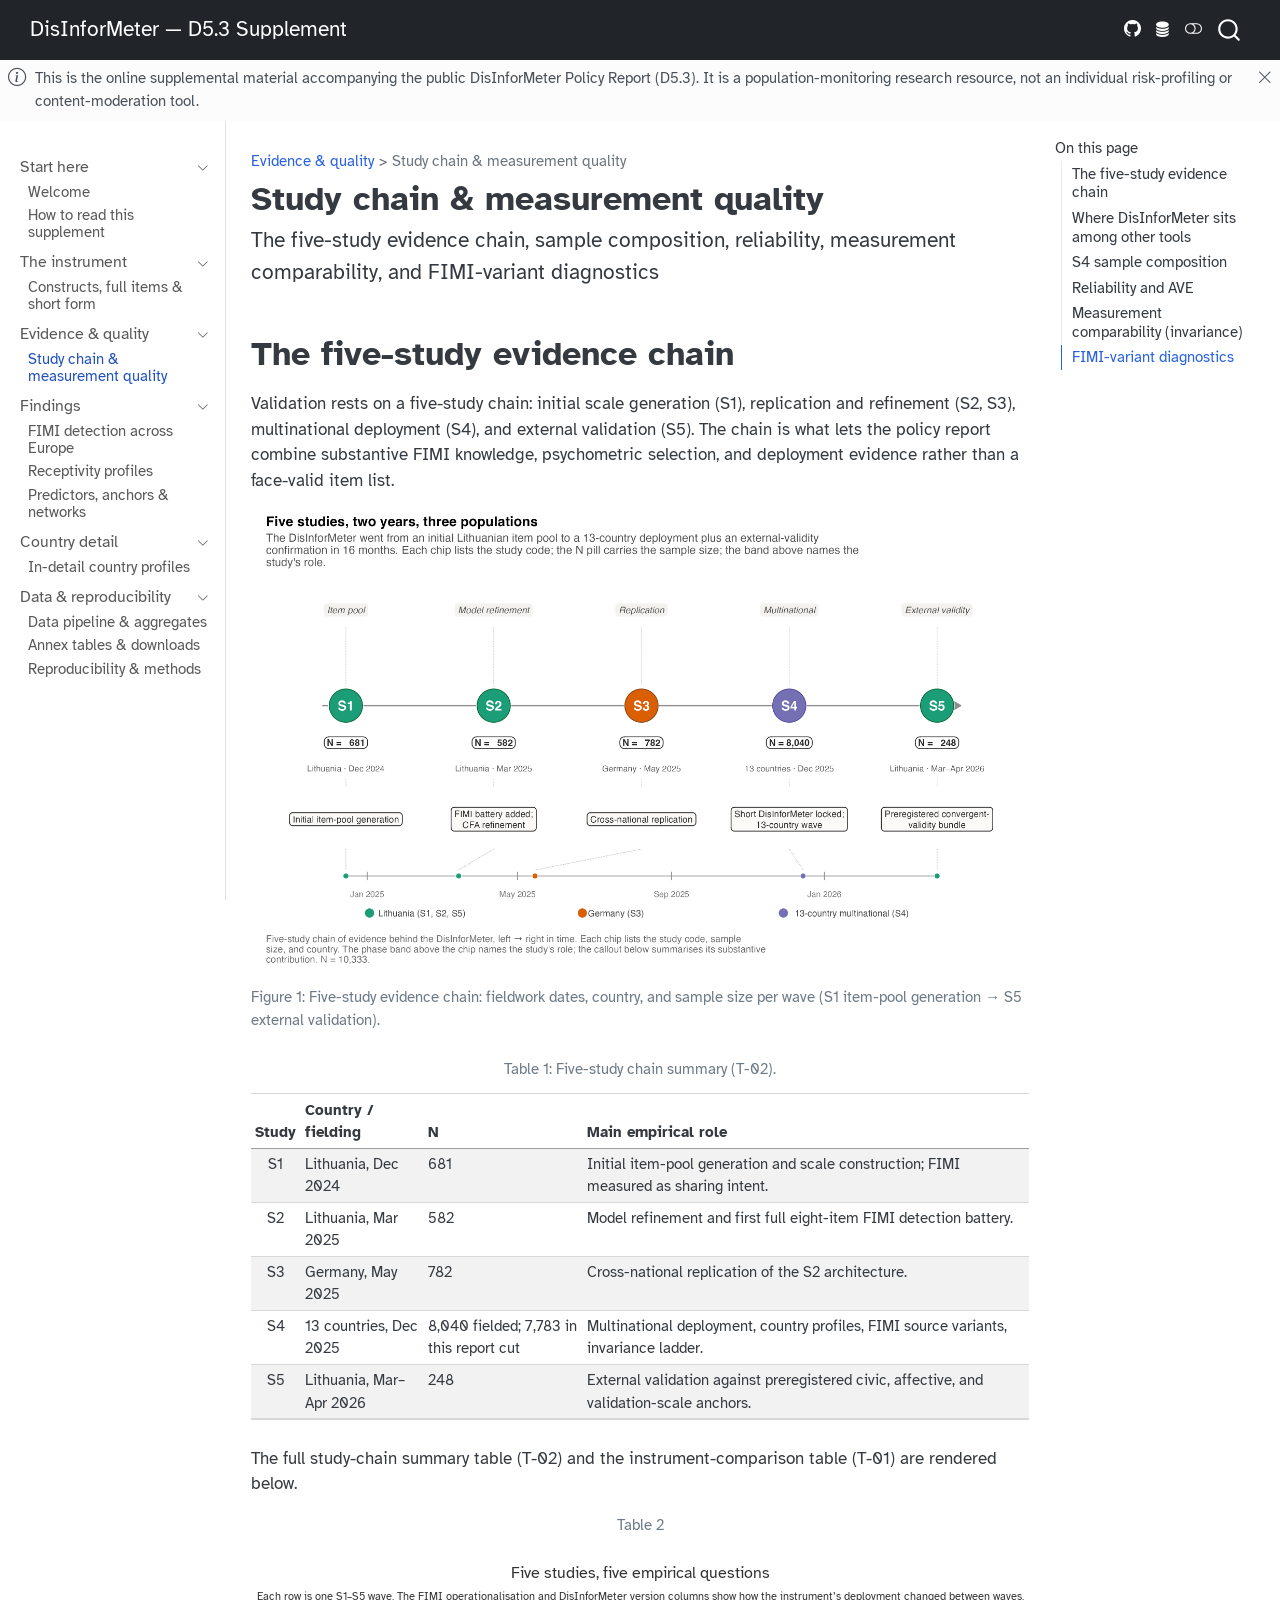
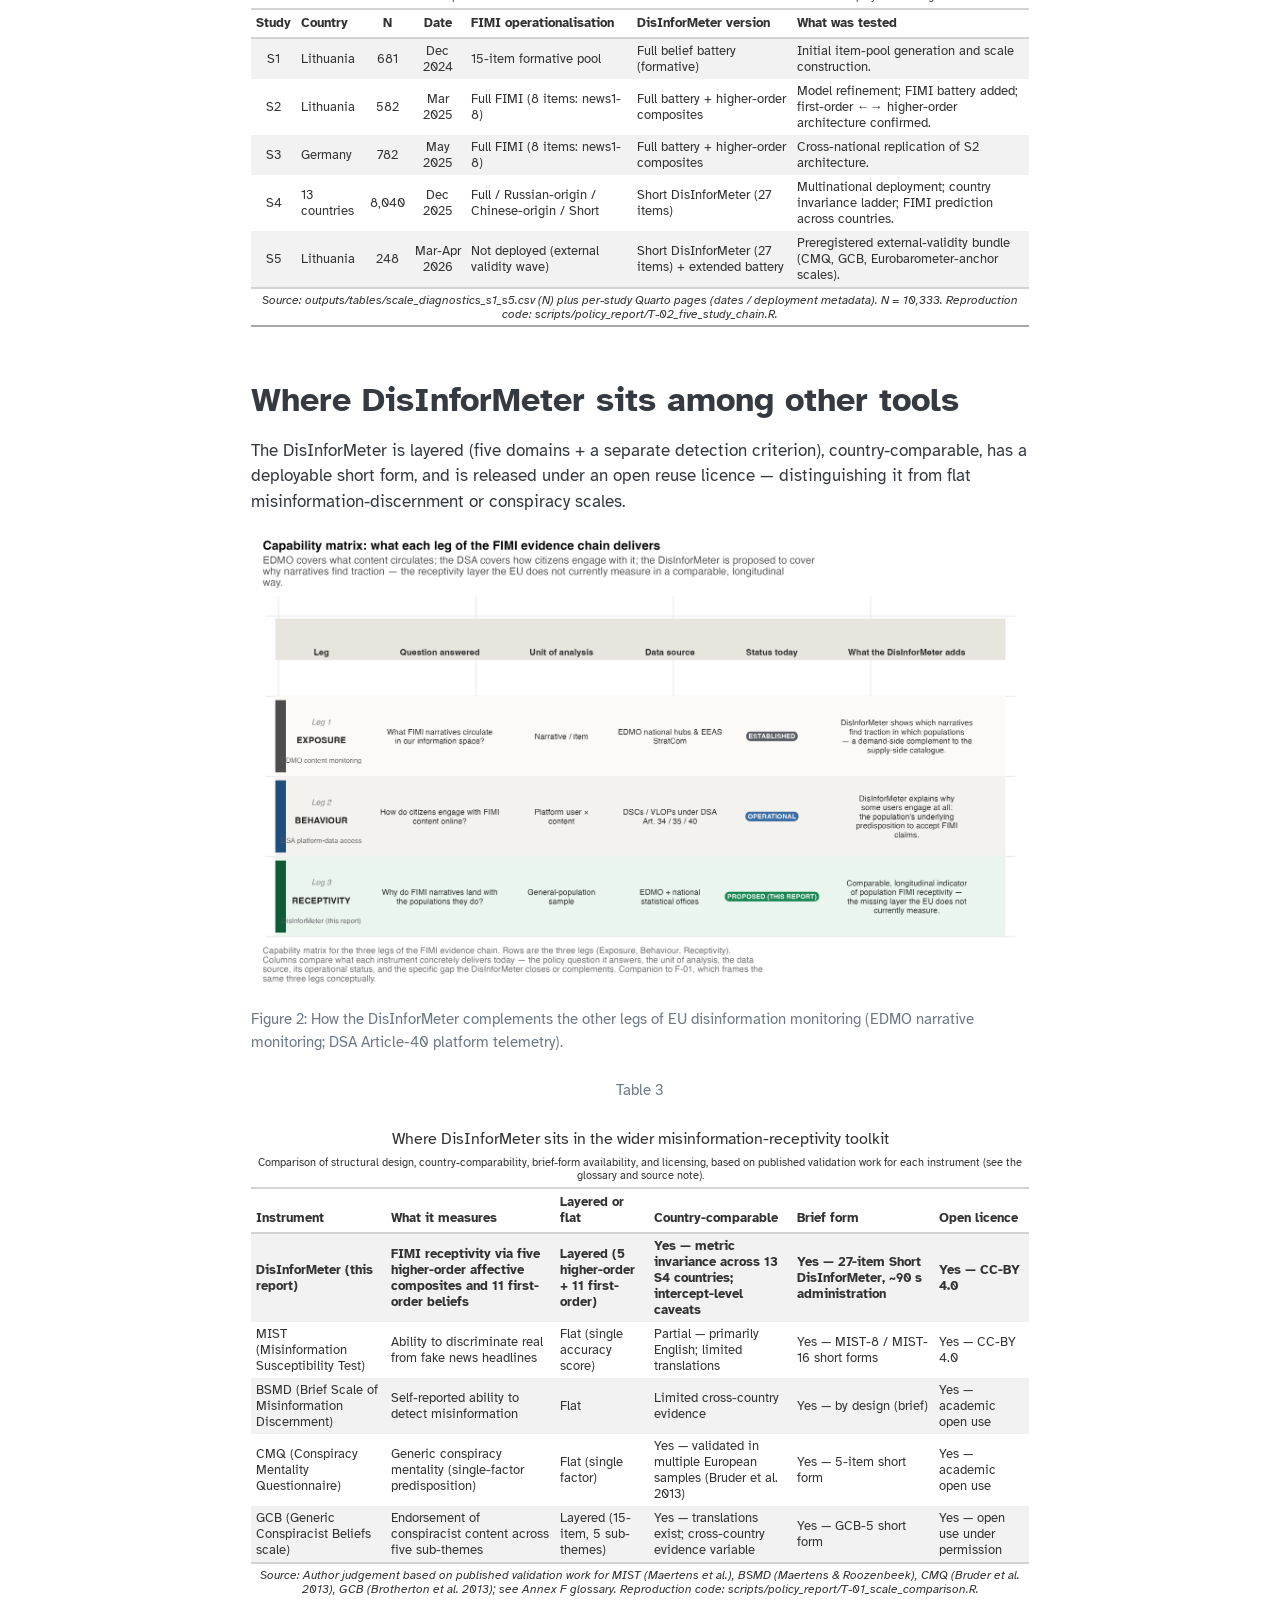
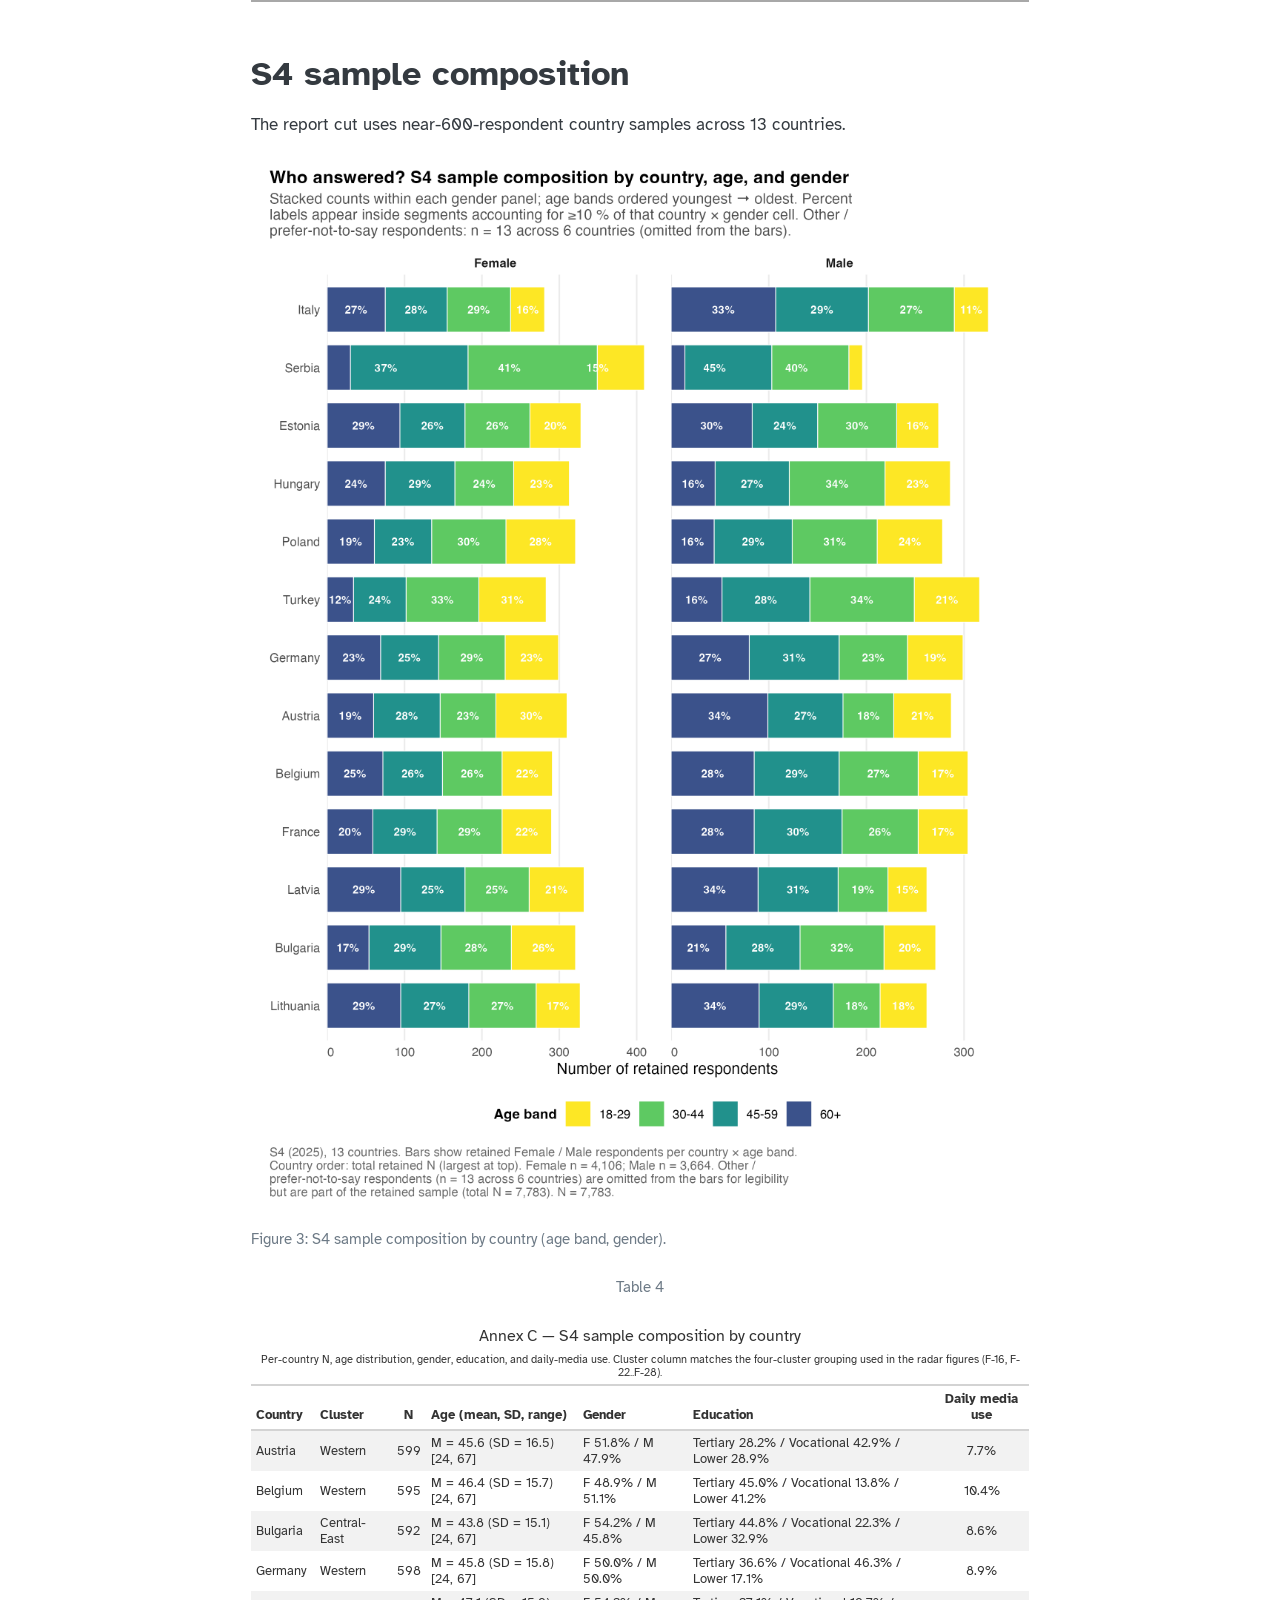
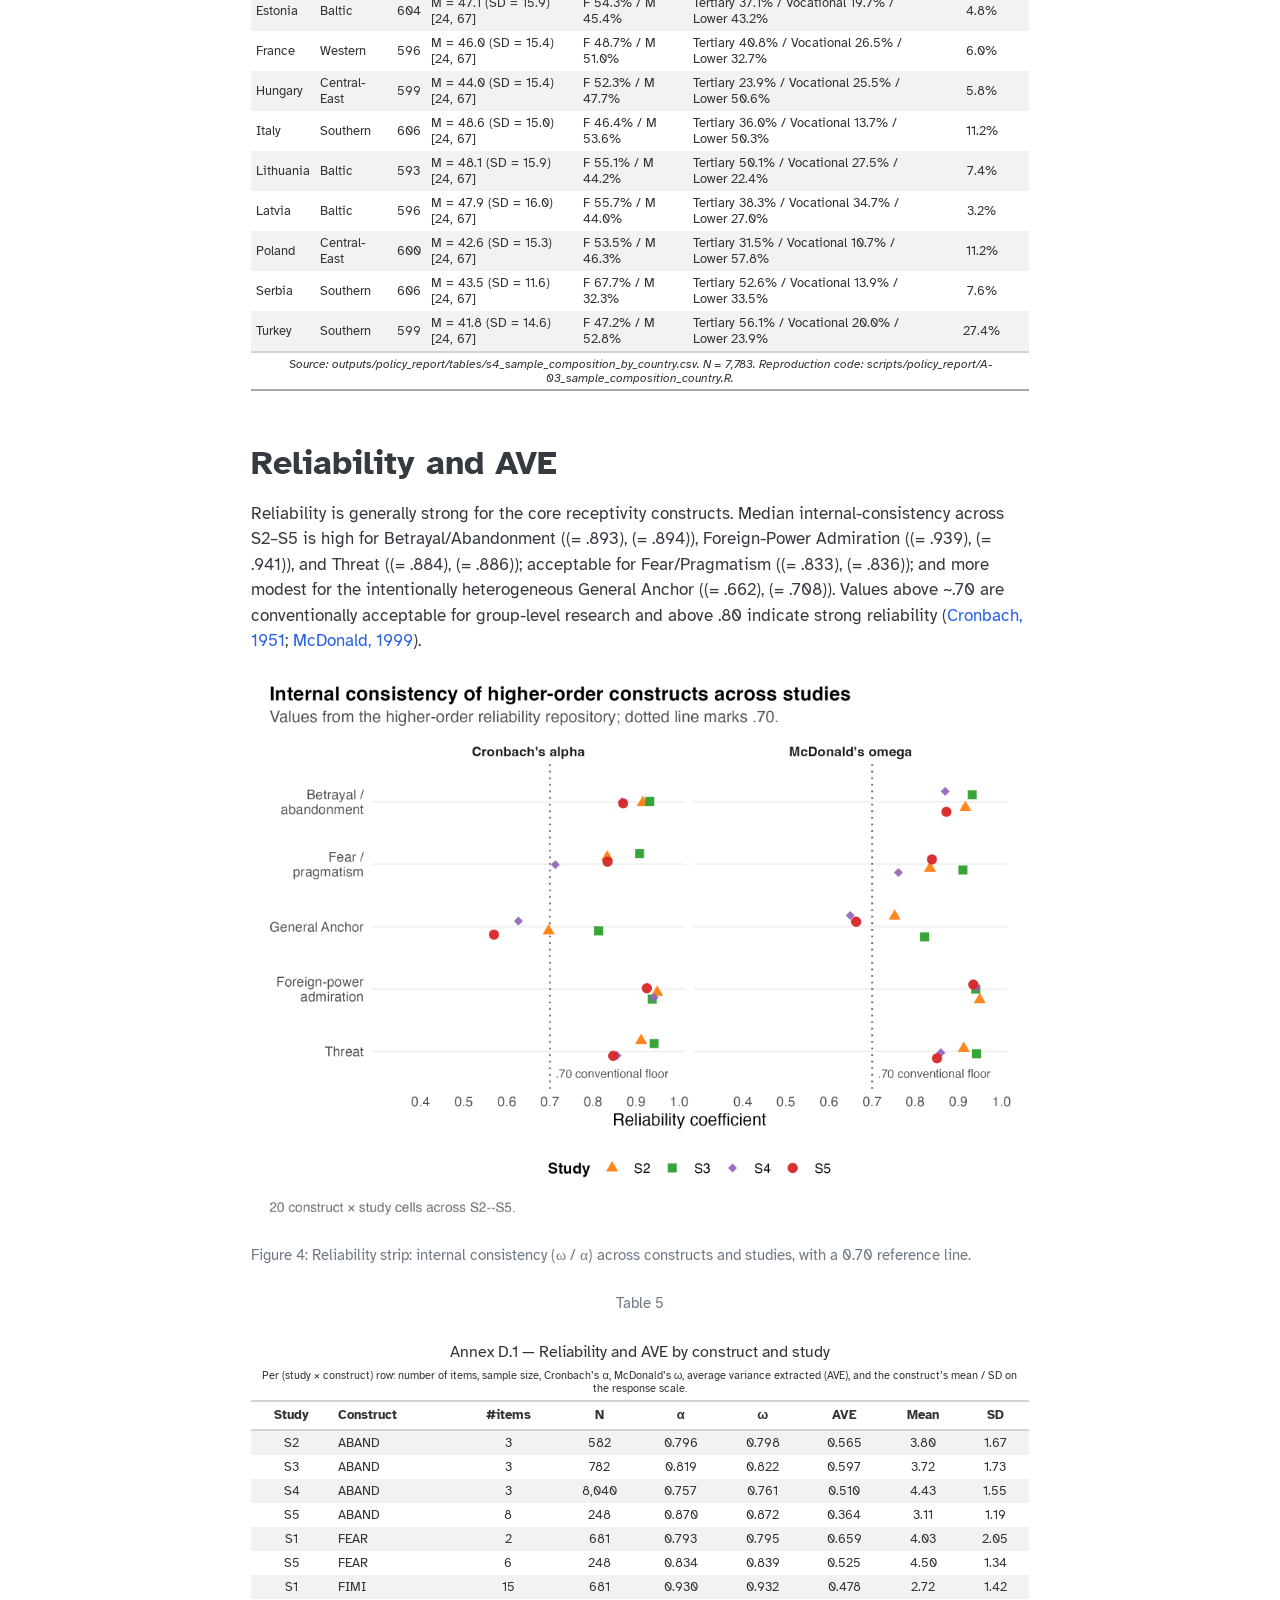
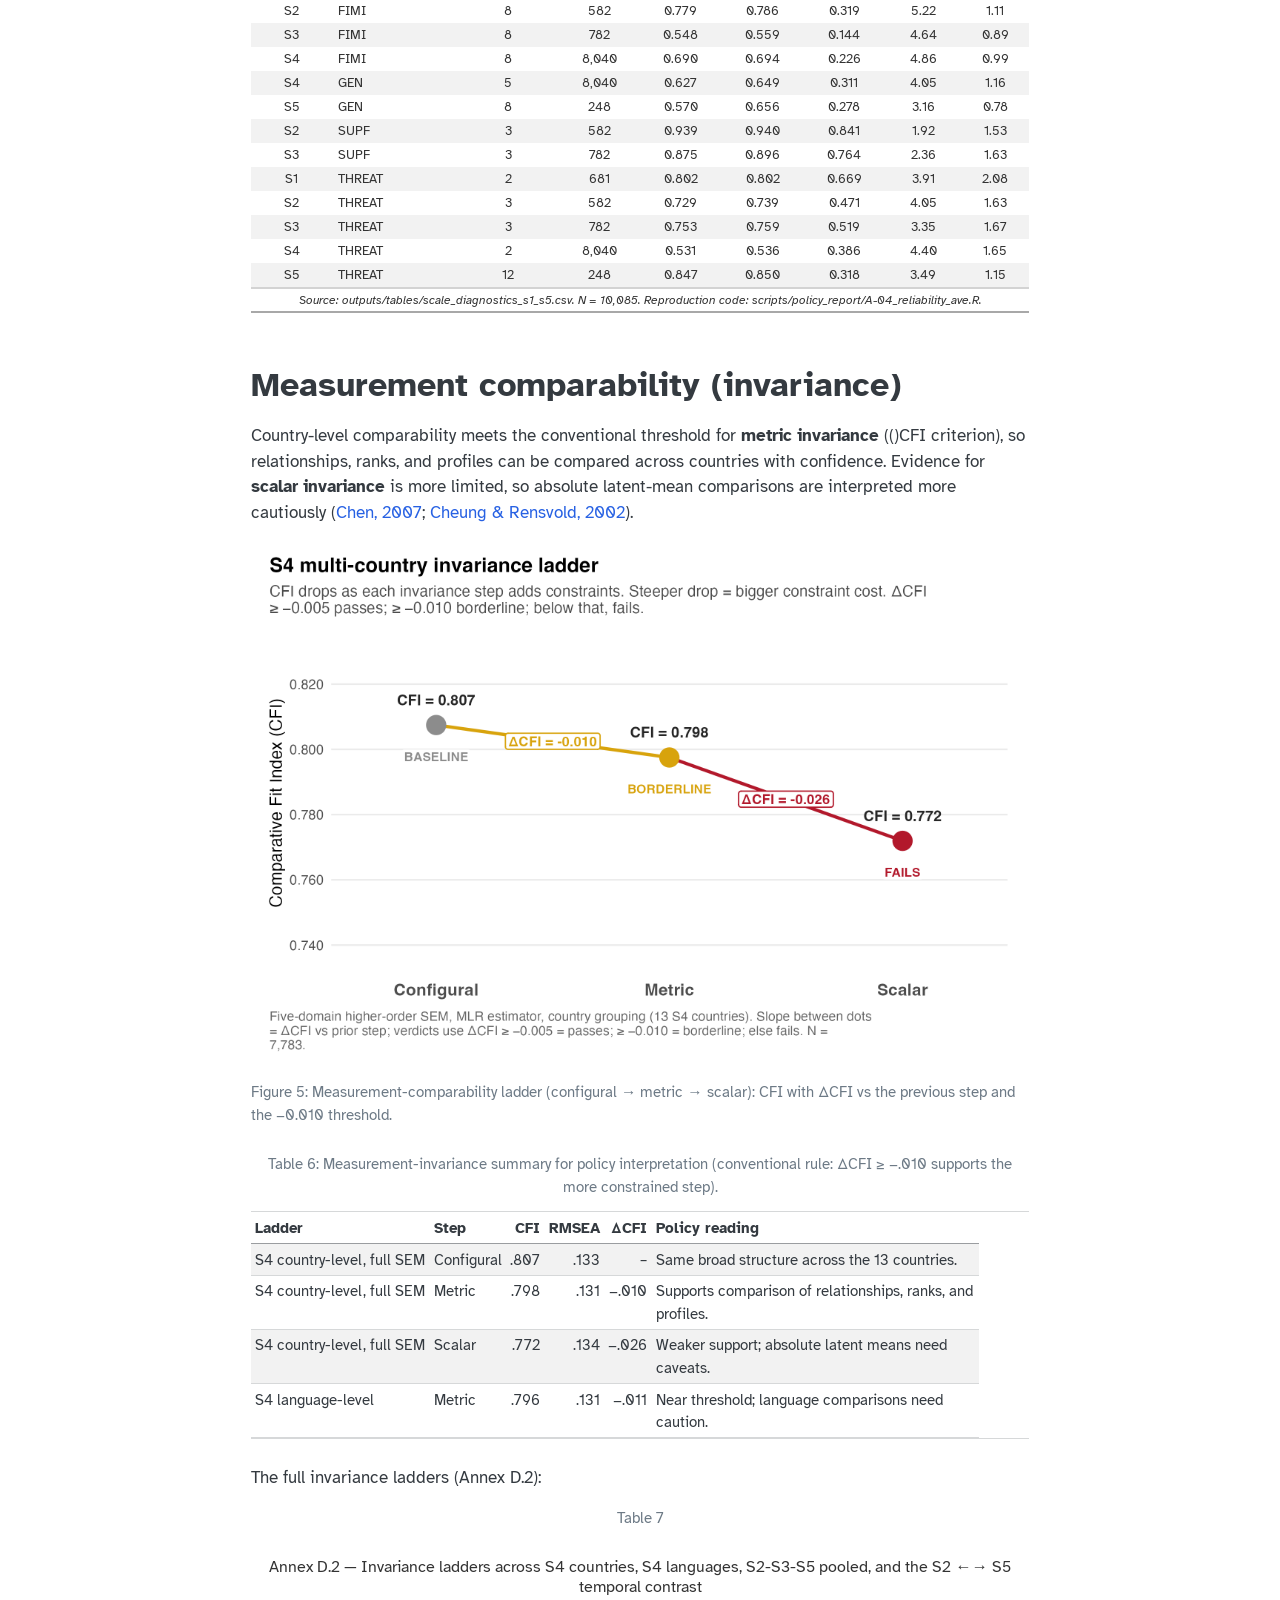
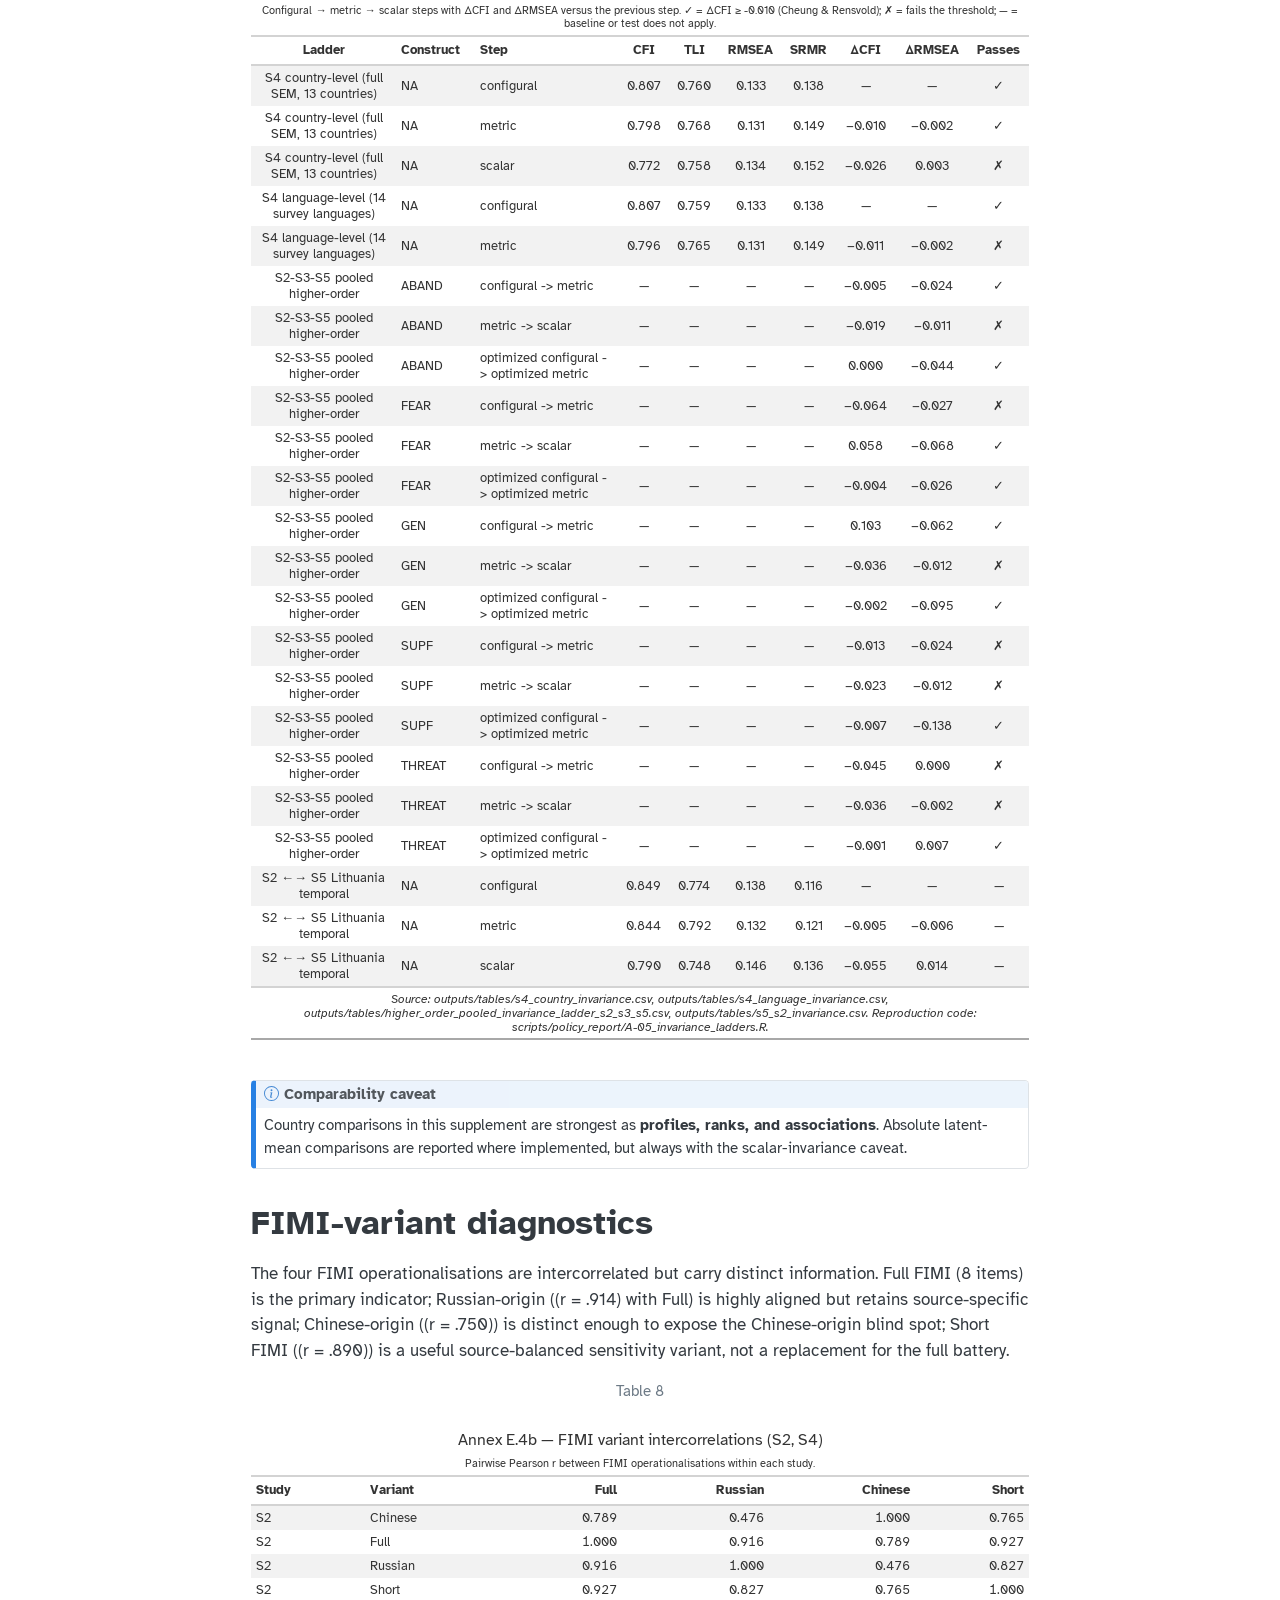
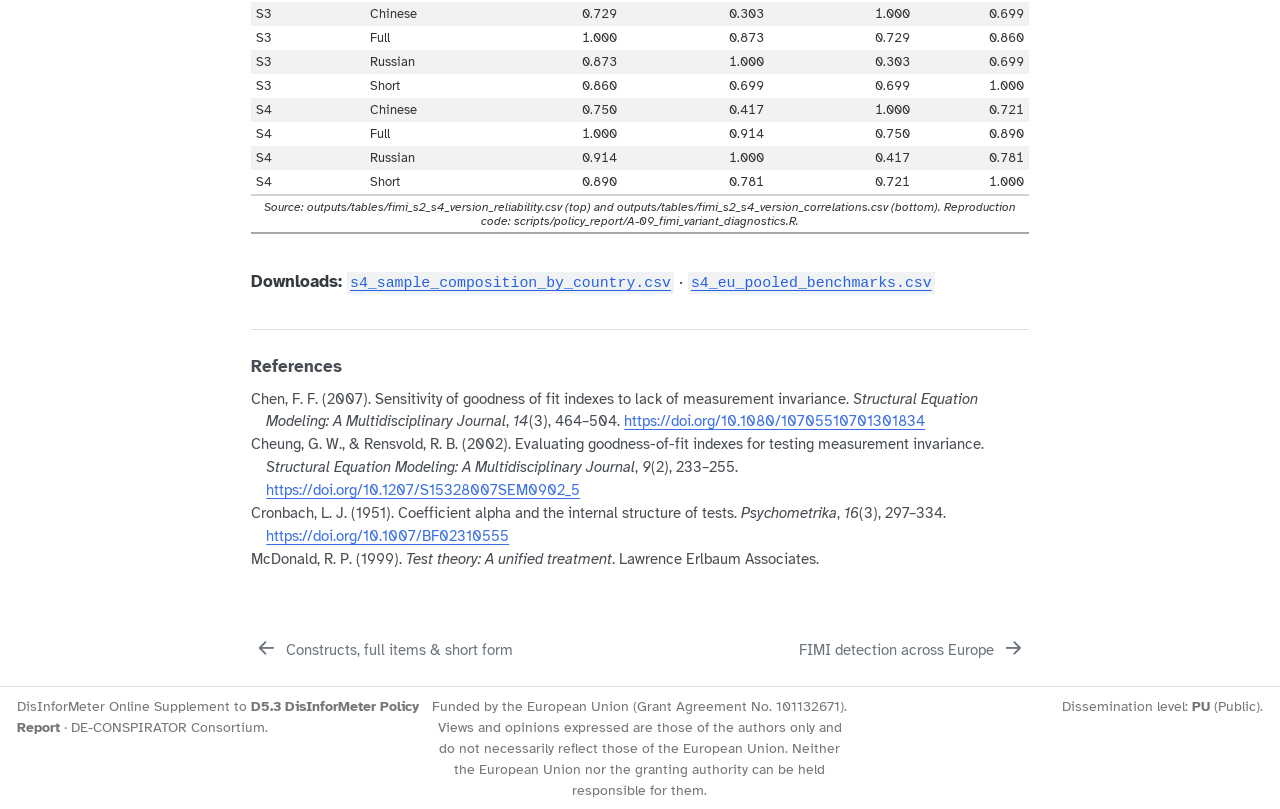
<file: 07g-schematics.html>
<!DOCTYPE html>
<html xmlns="http://www.w3.org/1999/xhtml" lang="en" xml:lang="en"><head>
<meta http-equiv="Content-Type" content="text/html; charset=UTF-8">
<meta charset="utf-8">
<meta name="generator" content="quarto-1.9.37">
<meta name="viewport" content="width=device-width, initial-scale=1.0, user-scalable=yes">
<title>Study chain &amp; measurement quality – DisInforMeter — D5.3 Supplement</title>
<style>
/* Default styles provided by pandoc.
** See https://pandoc.org/MANUAL.html#variables-for-html for config info.
*/
code{white-space: pre-wrap;}
span.smallcaps{font-variant: small-caps;}
div.columns{display: flex; gap: min(4vw, 1.5em);}
div.column{flex: auto; overflow-x: auto;}
div.hanging-indent{margin-left: 1.5em; text-indent: -1.5em;}
ul.task-list{list-style: none;}
ul.task-list li input[type="checkbox"] {
  width: 0.8em;
  margin: 0 0.8em 0.2em -1em; /* quarto-specific, see https://github.com/quarto-dev/quarto-cli/issues/4556 */ 
  vertical-align: middle;
}
/* CSS for citations */
div.csl-bib-body { }
div.csl-entry {
  clear: both;
  margin-bottom: 0em;
}
.hanging-indent div.csl-entry {
  margin-left:2em;
  text-indent:-2em;
}
div.csl-left-margin {
  min-width:2em;
  float:left;
}
div.csl-right-inline {
  margin-left:2em;
  padding-left:1em;
}
div.csl-indent {
  margin-left: 2em;
}</style>

<script src="site_libs/quarto-nav/quarto-nav.js"></script>
<script src="site_libs/quarto-nav/headroom.min.js"></script>
<script src="site_libs/clipboard/clipboard.min.js"></script>
<script src="site_libs/quarto-search/autocomplete.umd.js"></script>
<script src="site_libs/quarto-search/fuse.min.js"></script>
<script src="site_libs/quarto-search/quarto-search.js"></script>
<meta name="quarto:offset" content="./">
<link href="./07c-headline-maps.html" rel="next">
<link href="./07b-construct-reference.html" rel="prev">
<link href="./assets/images/favicon.ico" rel="icon">
<script src="site_libs/quarto-html/quarto.js" type="module"></script>
<script src="site_libs/quarto-html/tabsets/tabsets.js" type="module"></script>
<script src="site_libs/quarto-html/popper.min.js"></script>
<script src="site_libs/quarto-html/tippy.umd.min.js"></script>
<script src="site_libs/quarto-html/anchor.min.js"></script>
<link href="site_libs/quarto-html/tippy.css" rel="stylesheet">
<link href="site_libs/quarto-html/quarto-syntax-highlighting-f81f3c79f694eaf6f88ebcce70241f9e.css" rel="stylesheet" class="quarto-color-scheme" id="quarto-text-highlighting-styles">
<link href="site_libs/quarto-html/quarto-syntax-highlighting-dark-f81f3c79f694eaf6f88ebcce70241f9e.css" rel="stylesheet" class="quarto-color-scheme quarto-color-alternate" id="quarto-text-highlighting-styles">
<link href="site_libs/quarto-html/quarto-syntax-highlighting-f81f3c79f694eaf6f88ebcce70241f9e.css" rel="stylesheet" class="quarto-color-scheme-extra" id="quarto-text-highlighting-styles">
<script src="site_libs/bootstrap/bootstrap.min.js"></script>
<link href="site_libs/bootstrap/bootstrap-icons.css" rel="stylesheet">
<link href="site_libs/bootstrap/bootstrap-fcb0ab56b32f3512ab1d16b0c7e6946d.min.css" rel="stylesheet" append-hash="true" class="quarto-color-scheme" id="quarto-bootstrap" data-mode="light">
<link href="site_libs/bootstrap/bootstrap-dark-446c81a3c13060545cfb2364b311f8ea.min.css" rel="stylesheet" append-hash="true" class="quarto-color-scheme quarto-color-alternate" id="quarto-bootstrap" data-mode="dark">
<link href="site_libs/bootstrap/bootstrap-fcb0ab56b32f3512ab1d16b0c7e6946d.min.css" rel="stylesheet" append-hash="true" class="quarto-color-scheme-extra" id="quarto-bootstrap" data-mode="light"><script id="quarto-search-options" type="application/json">{
  "location": "navbar",
  "copy-button": false,
  "collapse-after": 3,
  "panel-placement": "end",
  "type": "overlay",
  "limit": 50,
  "keyboard-shortcut": [
    "f",
    "/",
    "s"
  ],
  "show-item-context": false,
  "language": {
    "search-no-results-text": "No results",
    "search-matching-documents-text": "matching documents",
    "search-copy-link-title": "Copy link to search",
    "search-hide-matches-text": "Hide additional matches",
    "search-more-match-text": "more match in this document",
    "search-more-matches-text": "more matches in this document",
    "search-clear-button-title": "Clear",
    "search-text-placeholder": "",
    "search-detached-cancel-button-title": "Cancel",
    "search-submit-button-title": "Submit",
    "search-label": "Search"
  }
}</script><script src="site_libs/kePrint-0.0.1/kePrint.js"></script><link href="site_libs/lightable-0.0.1/lightable.css" rel="stylesheet">
<link rel="stylesheet" href="styles.css">
<meta property="og:title" content="Study chain &amp; measurement quality – DisInforMeter — D5.3 Supplement">
<meta property="og:description" content="The five-study evidence chain, sample composition, reliability, measurement comparability, and FIMI-variant diagnostics">
<meta property="og:image" content="https://thedataflowcompany.github.io/disinformeter-policy-report-supplement/figures/F-03_five_study_timeline.png">
<meta property="og:site_name" content="DisInforMeter — D5.3 Supplement">
<meta property="og:image:height" content="1770">
<meta property="og:image:width" content="3000">
<meta name="twitter:title" content="Study chain &amp; measurement quality – DisInforMeter — D5.3 Supplement">
<meta name="twitter:description" content="The five-study evidence chain, sample composition, reliability, measurement comparability, and FIMI-variant diagnostics">
<meta name="twitter:image" content="https://thedataflowcompany.github.io/disinformeter-policy-report-supplement/figures/F-03_five_study_timeline.png">
<meta name="twitter:image-height" content="1770">
<meta name="twitter:image-width" content="3000">
<meta name="twitter:card" content="summary_large_image">
</head>
<body class="nav-sidebar docked nav-fixed quarto-light"><script id="quarto-html-before-body" type="application/javascript">
    const toggleBodyColorMode = (bsSheetEl) => {
      const mode = bsSheetEl.getAttribute("data-mode");
      const bodyEl = window.document.querySelector("body");
      if (mode === "dark") {
        bodyEl.classList.add("quarto-dark");
        bodyEl.classList.remove("quarto-light");
      } else {
        bodyEl.classList.add("quarto-light");
        bodyEl.classList.remove("quarto-dark");
      }
    }
    const toggleBodyColorPrimary = () => {
      const bsSheetEl = window.document.querySelector("link#quarto-bootstrap:not([rel=disabled-stylesheet])");
      if (bsSheetEl) {
        toggleBodyColorMode(bsSheetEl);
      }
    }
    const setColorSchemeToggle = (alternate) => {
      const toggles = window.document.querySelectorAll('.quarto-color-scheme-toggle');
      for (let i=0; i < toggles.length; i++) {
        const toggle = toggles[i];
        if (toggle) {
          if (alternate) {
            toggle.classList.add("alternate");
          } else {
            toggle.classList.remove("alternate");
          }
        }
      }
    };
    const toggleColorMode = (alternate) => {
      // Switch the stylesheets
      const primaryStylesheets = window.document.querySelectorAll('link.quarto-color-scheme:not(.quarto-color-alternate)');
      const alternateStylesheets = window.document.querySelectorAll('link.quarto-color-scheme.quarto-color-alternate');
      manageTransitions('#quarto-margin-sidebar .nav-link', false);
      if (alternate) {
        // note: dark is layered on light, we don't disable primary!
        enableStylesheet(alternateStylesheets);
        for (const sheetNode of alternateStylesheets) {
          if (sheetNode.id === "quarto-bootstrap") {
            toggleBodyColorMode(sheetNode);
          }
        }
      } else {
        disableStylesheet(alternateStylesheets);
        enableStylesheet(primaryStylesheets)
        toggleBodyColorPrimary();
      }
      manageTransitions('#quarto-margin-sidebar .nav-link', true);
      // Switch the toggles
      setColorSchemeToggle(alternate)
      // Hack to workaround the fact that safari doesn't
      // properly recolor the scrollbar when toggling (#1455)
      if (navigator.userAgent.indexOf('Safari') > 0 && navigator.userAgent.indexOf('Chrome') == -1) {
        manageTransitions("body", false);
        window.scrollTo(0, 1);
        setTimeout(() => {
          window.scrollTo(0, 0);
          manageTransitions("body", true);
        }, 40);
      }
    }
    const disableStylesheet = (stylesheets) => {
      for (let i=0; i < stylesheets.length; i++) {
        const stylesheet = stylesheets[i];
        stylesheet.rel = 'disabled-stylesheet';
      }
    }
    const enableStylesheet = (stylesheets) => {
      for (let i=0; i < stylesheets.length; i++) {
        const stylesheet = stylesheets[i];
        if(stylesheet.rel !== 'stylesheet') { // for Chrome, which will still FOUC without this check
          stylesheet.rel = 'stylesheet';
        }
      }
    }
    const manageTransitions = (selector, allowTransitions) => {
      const els = window.document.querySelectorAll(selector);
      for (let i=0; i < els.length; i++) {
        const el = els[i];
        if (allowTransitions) {
          el.classList.remove('notransition');
        } else {
          el.classList.add('notransition');
        }
      }
    }
    const isFileUrl = () => {
      return window.location.protocol === 'file:';
    }
    const hasAlternateSentinel = () => {
      let styleSentinel = getColorSchemeSentinel();
      if (styleSentinel !== null) {
        return styleSentinel === "alternate";
      } else {
        return false;
      }
    }
    const setStyleSentinel = (alternate) => {
      const value = alternate ? "alternate" : "default";
      if (!isFileUrl()) {
        window.localStorage.setItem("quarto-color-scheme", value);
      } else {
        localAlternateSentinel = value;
      }
    }
    const getColorSchemeSentinel = () => {
      if (!isFileUrl()) {
        const storageValue = window.localStorage.getItem("quarto-color-scheme");
        return storageValue != null ? storageValue : localAlternateSentinel;
      } else {
        return localAlternateSentinel;
      }
    }
    const toggleGiscusIfUsed = (isAlternate, darkModeDefault) => {
      const baseTheme = document.querySelector('#giscus-base-theme')?.value ?? 'light';
      const alternateTheme = document.querySelector('#giscus-alt-theme')?.value ?? 'dark';
      let newTheme = '';
      if(authorPrefersDark) {
        newTheme = isAlternate ? baseTheme : alternateTheme;
      } else {
        newTheme = isAlternate ? alternateTheme : baseTheme;
      }
      const changeGiscusTheme = () => {
        // From: https://github.com/giscus/giscus/issues/336
        const sendMessage = (message) => {
          const iframe = document.querySelector('iframe.giscus-frame');
          if (!iframe) return;
          iframe.contentWindow.postMessage({ giscus: message }, 'https://giscus.app');
        }
        sendMessage({
          setConfig: {
            theme: newTheme
          }
        });
      }
      const isGiscussLoaded = window.document.querySelector('iframe.giscus-frame') !== null;
      if (isGiscussLoaded) {
        changeGiscusTheme();
      }
    };
    const authorPrefersDark = false;
    const darkModeDefault = authorPrefersDark;
      document.querySelector('link#quarto-text-highlighting-styles.quarto-color-scheme-extra').rel = 'disabled-stylesheet';
      document.querySelector('link#quarto-bootstrap.quarto-color-scheme-extra').rel = 'disabled-stylesheet';
    let localAlternateSentinel = darkModeDefault ? 'alternate' : 'default';
    // Dark / light mode switch
    window.quartoToggleColorScheme = () => {
      // Read the current dark / light value
      let toAlternate = !hasAlternateSentinel();
      toggleColorMode(toAlternate);
      setStyleSentinel(toAlternate);
      toggleGiscusIfUsed(toAlternate, darkModeDefault);
      window.dispatchEvent(new Event('resize'));
    };
    // Switch to dark mode if need be
    if (hasAlternateSentinel()) {
      toggleColorMode(true);
    } else {
      toggleColorMode(false);
    }
  </script>

<div id="quarto-search-results"></div>
  <header id="quarto-header" class="headroom fixed-top"><nav class="navbar navbar-expand-lg " data-bs-theme="dark"><div class="navbar-container container-fluid">
      <div class="navbar-brand-container mx-auto">
    <a class="navbar-brand" href="./index.html">
    <span class="navbar-title">DisInforMeter — D5.3 Supplement</span>
    </a>
  </div>
        <div class="quarto-navbar-tools tools-wide tools-end">
    <a href="https://github.com/TheDataFlowCompany/disinformeter-policy-report-supplement" title="Source repository" class="quarto-navigation-tool px-1" aria-label="Source repository"><i class="bi bi-github"></i></a>
    <a href="https://osf.io/" title="OSF reuse package (forthcoming)" class="quarto-navigation-tool px-1" aria-label="OSF reuse package (forthcoming)"><i class="bi bi-database-fill"></i></a>
  <a href="" class="quarto-color-scheme-toggle quarto-navigation-tool  px-1" onclick="window.quartoToggleColorScheme(); return false;" title="Toggle dark mode"><i class="bi"></i></a>
</div>
          <div id="quarto-search" class="" title="Search"></div>
      </div> <!-- /container-fluid -->
    </nav><nav class="quarto-secondary-nav"><div class="container-fluid d-flex">
      <button type="button" class="quarto-btn-toggle btn" data-bs-toggle="collapse" role="button" data-bs-target=".quarto-sidebar-collapse-item" aria-controls="quarto-sidebar" aria-expanded="false" aria-label="Toggle sidebar navigation" onclick="if (window.quartoToggleHeadroom) { window.quartoToggleHeadroom(); }">
        <i class="bi bi-layout-text-sidebar-reverse"></i>
      </button>
        <nav class="quarto-page-breadcrumbs" aria-label="breadcrumb"><ol class="breadcrumb"><li class="breadcrumb-item"><a href="./07g-schematics.html">Evidence &amp; quality</a></li><li class="breadcrumb-item"><a href="./07g-schematics.html">Study chain &amp; measurement quality</a></li></ol></nav>
        <a class="flex-grow-1" role="navigation" data-bs-toggle="collapse" data-bs-target=".quarto-sidebar-collapse-item" aria-controls="quarto-sidebar" aria-expanded="false" aria-label="Toggle sidebar navigation" onclick="if (window.quartoToggleHeadroom) { window.quartoToggleHeadroom(); }">      
        </a>
    </div>
  </nav><div id="quarto-announcement" data-announcement-id="80f0575ad15847184ecdc19cbdd7e9df" class="alert alert-light hidden">
<i class="bi bi-info-circle quarto-announcement-icon"></i><div class="quarto-announcement-content">
<p>This is the online supplemental material accompanying the public DisInforMeter Policy Report (D5.3). It is a population-monitoring research resource, not an individual risk-profiling or content-moderation tool.</p>
</div>
<i class="bi bi-x-lg quarto-announcement-action"></i>
</div>
</header><!-- content --><div id="quarto-content" class="quarto-container page-columns page-rows-contents page-layout-article page-navbar">
<!-- sidebar -->
  <nav id="quarto-sidebar" class="sidebar collapse collapse-horizontal quarto-sidebar-collapse-item sidebar-navigation docked overflow-auto"><div class="sidebar-menu-container"> 
    <ul class="list-unstyled mt-1">
<li class="sidebar-item sidebar-item-section">
      <div class="sidebar-item-container"> 
            <a class="sidebar-item-text sidebar-link text-start" data-bs-toggle="collapse" data-bs-target="#quarto-sidebar-section-1" role="navigation" aria-expanded="true">
 <span class="menu-text">Start here</span></a>
          <a class="sidebar-item-toggle text-start" data-bs-toggle="collapse" data-bs-target="#quarto-sidebar-section-1" role="navigation" aria-expanded="true" aria-label="Toggle section">
            <i class="bi bi-chevron-right ms-2"></i>
          </a> 
      </div>
      <ul id="quarto-sidebar-section-1" class="collapse list-unstyled sidebar-section depth1 show">
<li class="sidebar-item">
  <div class="sidebar-item-container"> 
  <a href="./index.html" class="sidebar-item-text sidebar-link">
 <span class="menu-text">Welcome</span></a>
  </div>
</li>
          <li class="sidebar-item">
  <div class="sidebar-item-container"> 
  <a href="./07-overview.html" class="sidebar-item-text sidebar-link">
 <span class="menu-text">How to read this supplement</span></a>
  </div>
</li>
      </ul>
</li>
        <li class="sidebar-item sidebar-item-section">
      <div class="sidebar-item-container"> 
            <a class="sidebar-item-text sidebar-link text-start" data-bs-toggle="collapse" data-bs-target="#quarto-sidebar-section-2" role="navigation" aria-expanded="true">
 <span class="menu-text">The instrument</span></a>
          <a class="sidebar-item-toggle text-start" data-bs-toggle="collapse" data-bs-target="#quarto-sidebar-section-2" role="navigation" aria-expanded="true" aria-label="Toggle section">
            <i class="bi bi-chevron-right ms-2"></i>
          </a> 
      </div>
      <ul id="quarto-sidebar-section-2" class="collapse list-unstyled sidebar-section depth1 show">
<li class="sidebar-item">
  <div class="sidebar-item-container"> 
  <a href="./07b-construct-reference.html" class="sidebar-item-text sidebar-link">
 <span class="menu-text">Constructs, full items &amp; short form</span></a>
  </div>
</li>
      </ul>
</li>
        <li class="sidebar-item sidebar-item-section">
      <div class="sidebar-item-container"> 
            <a class="sidebar-item-text sidebar-link text-start" data-bs-toggle="collapse" data-bs-target="#quarto-sidebar-section-3" role="navigation" aria-expanded="true">
 <span class="menu-text">Evidence &amp; quality</span></a>
          <a class="sidebar-item-toggle text-start" data-bs-toggle="collapse" data-bs-target="#quarto-sidebar-section-3" role="navigation" aria-expanded="true" aria-label="Toggle section">
            <i class="bi bi-chevron-right ms-2"></i>
          </a> 
      </div>
      <ul id="quarto-sidebar-section-3" class="collapse list-unstyled sidebar-section depth1 show">
<li class="sidebar-item">
  <div class="sidebar-item-container"> 
  <a href="./07g-schematics.html" class="sidebar-item-text sidebar-link active">
 <span class="menu-text">Study chain &amp; measurement quality</span></a>
  </div>
</li>
      </ul>
</li>
        <li class="sidebar-item sidebar-item-section">
      <div class="sidebar-item-container"> 
            <a class="sidebar-item-text sidebar-link text-start" data-bs-toggle="collapse" data-bs-target="#quarto-sidebar-section-4" role="navigation" aria-expanded="true">
 <span class="menu-text">Findings</span></a>
          <a class="sidebar-item-toggle text-start" data-bs-toggle="collapse" data-bs-target="#quarto-sidebar-section-4" role="navigation" aria-expanded="true" aria-label="Toggle section">
            <i class="bi bi-chevron-right ms-2"></i>
          </a> 
      </div>
      <ul id="quarto-sidebar-section-4" class="collapse list-unstyled sidebar-section depth1 show">
<li class="sidebar-item">
  <div class="sidebar-item-container"> 
  <a href="./07c-headline-maps.html" class="sidebar-item-text sidebar-link">
 <span class="menu-text">FIMI detection across Europe</span></a>
  </div>
</li>
          <li class="sidebar-item">
  <div class="sidebar-item-container"> 
  <a href="./07d-construct-profiles.html" class="sidebar-item-text sidebar-link">
 <span class="menu-text">Receptivity profiles</span></a>
  </div>
</li>
          <li class="sidebar-item">
  <div class="sidebar-item-container"> 
  <a href="./07e-predictors-and-anchors.html" class="sidebar-item-text sidebar-link">
 <span class="menu-text">Predictors, anchors &amp; networks</span></a>
  </div>
</li>
      </ul>
</li>
        <li class="sidebar-item sidebar-item-section">
      <div class="sidebar-item-container"> 
            <a class="sidebar-item-text sidebar-link text-start" data-bs-toggle="collapse" data-bs-target="#quarto-sidebar-section-5" role="navigation" aria-expanded="true">
 <span class="menu-text">Country detail</span></a>
          <a class="sidebar-item-toggle text-start" data-bs-toggle="collapse" data-bs-target="#quarto-sidebar-section-5" role="navigation" aria-expanded="true" aria-label="Toggle section">
            <i class="bi bi-chevron-right ms-2"></i>
          </a> 
      </div>
      <ul id="quarto-sidebar-section-5" class="collapse list-unstyled sidebar-section depth1 show">
<li class="sidebar-item">
  <div class="sidebar-item-container"> 
  <a href="./07f-country-snapshots.html" class="sidebar-item-text sidebar-link">
 <span class="menu-text">In-detail country profiles</span></a>
  </div>
</li>
      </ul>
</li>
        <li class="sidebar-item sidebar-item-section">
      <div class="sidebar-item-container"> 
            <a class="sidebar-item-text sidebar-link text-start" data-bs-toggle="collapse" data-bs-target="#quarto-sidebar-section-6" role="navigation" aria-expanded="true">
 <span class="menu-text">Data &amp; reproducibility</span></a>
          <a class="sidebar-item-toggle text-start" data-bs-toggle="collapse" data-bs-target="#quarto-sidebar-section-6" role="navigation" aria-expanded="true" aria-label="Toggle section">
            <i class="bi bi-chevron-right ms-2"></i>
          </a> 
      </div>
      <ul id="quarto-sidebar-section-6" class="collapse list-unstyled sidebar-section depth1 show">
<li class="sidebar-item">
  <div class="sidebar-item-container"> 
  <a href="./07a-aggregates-and-geometries.html" class="sidebar-item-text sidebar-link">
 <span class="menu-text">Data pipeline &amp; aggregates</span></a>
  </div>
</li>
          <li class="sidebar-item">
  <div class="sidebar-item-container"> 
  <a href="./07h-annex-tables.html" class="sidebar-item-text sidebar-link">
 <span class="menu-text">Annex tables &amp; downloads</span></a>
  </div>
</li>
          <li class="sidebar-item">
  <div class="sidebar-item-container"> 
  <a href="./07i-reproducibility.html" class="sidebar-item-text sidebar-link">
 <span class="menu-text">Reproducibility &amp; methods</span></a>
  </div>
</li>
      </ul>
</li>
    </ul>
</div>
</nav><div id="quarto-sidebar-glass" class="quarto-sidebar-collapse-item" data-bs-toggle="collapse" data-bs-target=".quarto-sidebar-collapse-item"></div>
<!-- margin-sidebar -->
    <div id="quarto-margin-sidebar" class="sidebar margin-sidebar">
        <nav id="TOC" role="doc-toc" class="toc-active"><h2 id="toc-title">On this page</h2>
   
  <ul>
<li><a href="#the-five-study-evidence-chain" id="toc-the-five-study-evidence-chain" class="nav-link active" data-scroll-target="#the-five-study-evidence-chain">The five-study evidence chain</a></li>
  <li><a href="#where-disinformeter-sits-among-other-tools" id="toc-where-disinformeter-sits-among-other-tools" class="nav-link" data-scroll-target="#where-disinformeter-sits-among-other-tools">Where DisInforMeter sits among other tools</a></li>
  <li><a href="#s4-sample-composition" id="toc-s4-sample-composition" class="nav-link" data-scroll-target="#s4-sample-composition">S4 sample composition</a></li>
  <li><a href="#reliability-and-ave" id="toc-reliability-and-ave" class="nav-link" data-scroll-target="#reliability-and-ave">Reliability and AVE</a></li>
  <li><a href="#measurement-comparability-invariance" id="toc-measurement-comparability-invariance" class="nav-link" data-scroll-target="#measurement-comparability-invariance">Measurement comparability (invariance)</a></li>
  <li><a href="#fimi-variant-diagnostics" id="toc-fimi-variant-diagnostics" class="nav-link" data-scroll-target="#fimi-variant-diagnostics">FIMI-variant diagnostics</a></li>
  </ul></nav>
    </div>
<!-- main -->
<main class="content" id="quarto-document-content"><header id="title-block-header" class="quarto-title-block default"><nav class="quarto-page-breadcrumbs quarto-title-breadcrumbs d-none d-lg-block" aria-label="breadcrumb"><ol class="breadcrumb"><li class="breadcrumb-item"><a href="./07g-schematics.html">Evidence &amp; quality</a></li><li class="breadcrumb-item"><a href="./07g-schematics.html">Study chain &amp; measurement quality</a></li></ol></nav><div class="quarto-title">
<h1 class="title">Study chain &amp; measurement quality</h1>
<p class="subtitle lead">The five-study evidence chain, sample composition, reliability, measurement comparability, and FIMI-variant diagnostics</p>
</div>



<div class="quarto-title-meta">

    
  
    
  </div>
  


</header><section id="the-five-study-evidence-chain" class="level1"><h1>The five-study evidence chain</h1>
<p>Validation rests on a five-study chain: initial scale generation (S1), replication and refinement (S2, S3), multinational deployment (S4), and external validation (S5). The chain is what lets the policy report combine substantive FIMI knowledge, psychometric selection, and deployment evidence rather than a face-valid item list.</p>
<div class="cell" data-layout-align="center">
<div class="cell-output-display">
<div id="fig-f03" class="quarto-float quarto-figure quarto-figure-center anchored" data-fig-align="center">
<figure class="quarto-float quarto-float-fig figure"><div aria-describedby="fig-f03-caption-0ceaefa1-69ba-4598-a22c-09a6ac19f8ca">
<img src="figures/F-03_five_study_timeline.png" class="img-fluid quarto-figure quarto-figure-center figure-img" style="width:100.0%">
</div>
<figcaption class="quarto-float-caption-bottom quarto-float-caption quarto-float-fig" id="fig-f03-caption-0ceaefa1-69ba-4598-a22c-09a6ac19f8ca">
Figure&nbsp;1: Five-study evidence chain: fieldwork dates, country, and sample size per wave (S1 item-pool generation → S5 external validation).
</figcaption></figure>
</div>
</div>
</div>
<div class="cell" data-layout-align="center">
<div id="tbl-chain" class="cell quarto-float quarto-figure quarto-figure-center anchored" data-layout-align="center">
<figure class="quarto-float quarto-float-tbl figure"><figcaption class="quarto-float-caption-top quarto-float-caption quarto-float-tbl" id="tbl-chain-caption-0ceaefa1-69ba-4598-a22c-09a6ac19f8ca">
Table&nbsp;1: Five-study chain summary (T-02).
</figcaption><div aria-describedby="tbl-chain-caption-0ceaefa1-69ba-4598-a22c-09a6ac19f8ca">
<div class="cell-output-display">
<table class="table cell caption-top table-sm table-striped small">
<thead><tr class="header">
<th style="text-align: center;" data-quarto-table-cell-role="th">Study</th>
<th style="text-align: left;" data-quarto-table-cell-role="th">Country / fielding</th>
<th style="text-align: left;" data-quarto-table-cell-role="th">N</th>
<th style="text-align: left;" data-quarto-table-cell-role="th">Main empirical role</th>
</tr></thead>
<tbody>
<tr class="odd">
<td style="text-align: center;">S1</td>
<td style="text-align: left;">Lithuania, Dec 2024</td>
<td style="text-align: left;">681</td>
<td style="text-align: left; width: 30em;">Initial item-pool generation and scale construction; FIMI measured as sharing intent.</td>
</tr>
<tr class="even">
<td style="text-align: center;">S2</td>
<td style="text-align: left;">Lithuania, Mar 2025</td>
<td style="text-align: left;">582</td>
<td style="text-align: left; width: 30em;">Model refinement and first full eight-item FIMI detection battery.</td>
</tr>
<tr class="odd">
<td style="text-align: center;">S3</td>
<td style="text-align: left;">Germany, May 2025</td>
<td style="text-align: left;">782</td>
<td style="text-align: left; width: 30em;">Cross-national replication of the S2 architecture.</td>
</tr>
<tr class="even">
<td style="text-align: center;">S4</td>
<td style="text-align: left;">13 countries, Dec 2025</td>
<td style="text-align: left;">8,040 fielded; 7,783 in this report cut</td>
<td style="text-align: left; width: 30em;">Multinational deployment, country profiles, FIMI source variants, invariance ladder.</td>
</tr>
<tr class="odd">
<td style="text-align: center;">S5</td>
<td style="text-align: left;">Lithuania, Mar–Apr 2026</td>
<td style="text-align: left;">248</td>
<td style="text-align: left; width: 30em;">External validation against preregistered civic, affective, and validation-scale anchors.</td>
</tr>
</tbody>
</table>
</div>
</div>
</figure>
</div>
</div>
<p>The full study-chain summary table (T-02) and the instrument-comparison table (T-01) are rendered below.</p>
<div id="tbl-t02" class="cell quarto-float quarto-figure quarto-figure-center anchored" data-layout-align="center">
<figure class="quarto-float quarto-float-tbl figure"><figcaption class="quarto-float-caption-top quarto-float-caption quarto-float-tbl quarto-uncaptioned" id="tbl-t02-caption-0ceaefa1-69ba-4598-a22c-09a6ac19f8ca">
Table&nbsp;2
</figcaption><div aria-describedby="tbl-t02-caption-0ceaefa1-69ba-4598-a22c-09a6ac19f8ca">
<div id="zyssnwmrbr" style="padding-left:0px;padding-right:0px;padding-top:10px;padding-bottom:10px;overflow-x:auto;overflow-y:auto;width:auto;height:auto;">
  <style>#zyssnwmrbr table {
  font-family: 'Atkinson Hyperlegible', sans-serif;
  -webkit-font-smoothing: antialiased;
  -moz-osx-font-smoothing: grayscale;
}

#zyssnwmrbr thead, #zyssnwmrbr tbody, #zyssnwmrbr tfoot, #zyssnwmrbr tr, #zyssnwmrbr td, #zyssnwmrbr th {
  border-style: none;
}

#zyssnwmrbr p {
  margin: 0;
  padding: 0;
}

#zyssnwmrbr .gt_table {
  display: table;
  border-collapse: collapse;
  line-height: normal;
  margin-left: auto;
  margin-right: auto;
  color: #333333;
  font-size: 13px;
  font-weight: normal;
  font-style: normal;
  background-color: #FFFFFF;
  width: auto;
  border-top-style: none;
  border-top-width: 2px;
  border-top-color: #A8A8A8;
  border-right-style: none;
  border-right-width: 2px;
  border-right-color: #D3D3D3;
  border-bottom-style: solid;
  border-bottom-width: 2px;
  border-bottom-color: #A8A8A8;
  border-left-style: none;
  border-left-width: 2px;
  border-left-color: #D3D3D3;
}

#zyssnwmrbr .gt_caption {
  padding-top: 4px;
  padding-bottom: 4px;
}

#zyssnwmrbr .gt_title {
  color: #333333;
  font-size: 125%;
  font-weight: bold;
  padding-top: 4px;
  padding-bottom: 4px;
  padding-left: 5px;
  padding-right: 5px;
  border-bottom-color: #FFFFFF;
  border-bottom-width: 0;
}

#zyssnwmrbr .gt_subtitle {
  color: #333333;
  font-size: 85%;
  font-weight: initial;
  padding-top: 3px;
  padding-bottom: 5px;
  padding-left: 5px;
  padding-right: 5px;
  border-top-color: #FFFFFF;
  border-top-width: 0;
}

#zyssnwmrbr .gt_heading {
  background-color: #FFFFFF;
  text-align: center;
  border-bottom-color: #FFFFFF;
  border-left-style: none;
  border-left-width: 1px;
  border-left-color: #D3D3D3;
  border-right-style: none;
  border-right-width: 1px;
  border-right-color: #D3D3D3;
}

#zyssnwmrbr .gt_bottom_border {
  border-bottom-style: solid;
  border-bottom-width: 2px;
  border-bottom-color: #D3D3D3;
}

#zyssnwmrbr .gt_col_headings {
  border-top-style: solid;
  border-top-width: 2px;
  border-top-color: #D3D3D3;
  border-bottom-style: solid;
  border-bottom-width: 1px;
  border-bottom-color: #D3D3D3;
  border-left-style: none;
  border-left-width: 1px;
  border-left-color: #D3D3D3;
  border-right-style: none;
  border-right-width: 1px;
  border-right-color: #D3D3D3;
}

#zyssnwmrbr .gt_col_heading {
  color: #333333;
  background-color: #FFFFFF;
  font-size: 100%;
  font-weight: bold;
  text-transform: inherit;
  border-left-style: none;
  border-left-width: 1px;
  border-left-color: #D3D3D3;
  border-right-style: none;
  border-right-width: 1px;
  border-right-color: #D3D3D3;
  vertical-align: bottom;
  padding-top: 5px;
  padding-bottom: 6px;
  padding-left: 5px;
  padding-right: 5px;
  overflow-x: hidden;
}

#zyssnwmrbr .gt_column_spanner_outer {
  color: #333333;
  background-color: #FFFFFF;
  font-size: 100%;
  font-weight: bold;
  text-transform: inherit;
  padding-top: 0;
  padding-bottom: 0;
  padding-left: 4px;
  padding-right: 4px;
}

#zyssnwmrbr .gt_column_spanner_outer:first-child {
  padding-left: 0;
}

#zyssnwmrbr .gt_column_spanner_outer:last-child {
  padding-right: 0;
}

#zyssnwmrbr .gt_column_spanner {
  border-bottom-style: solid;
  border-bottom-width: 1px;
  border-bottom-color: #D3D3D3;
  vertical-align: bottom;
  padding-top: 5px;
  padding-bottom: 5px;
  overflow-x: hidden;
  display: inline-block;
  width: 100%;
}

#zyssnwmrbr .gt_spanner_row {
  border-bottom-style: hidden;
}

#zyssnwmrbr .gt_group_heading {
  padding-top: 8px;
  padding-bottom: 8px;
  padding-left: 5px;
  padding-right: 5px;
  color: #333333;
  background-color: #FFFFFF;
  font-size: 100%;
  font-weight: initial;
  text-transform: inherit;
  border-top-style: solid;
  border-top-width: 2px;
  border-top-color: #D3D3D3;
  border-bottom-style: solid;
  border-bottom-width: 2px;
  border-bottom-color: #D3D3D3;
  border-left-style: none;
  border-left-width: 1px;
  border-left-color: #D3D3D3;
  border-right-style: none;
  border-right-width: 1px;
  border-right-color: #D3D3D3;
  vertical-align: middle;
  text-align: left;
}

#zyssnwmrbr .gt_empty_group_heading {
  padding: 0.5px;
  color: #333333;
  background-color: #FFFFFF;
  font-size: 100%;
  font-weight: initial;
  border-top-style: solid;
  border-top-width: 2px;
  border-top-color: #D3D3D3;
  border-bottom-style: solid;
  border-bottom-width: 2px;
  border-bottom-color: #D3D3D3;
  vertical-align: middle;
}

#zyssnwmrbr .gt_from_md > :first-child {
  margin-top: 0;
}

#zyssnwmrbr .gt_from_md > :last-child {
  margin-bottom: 0;
}

#zyssnwmrbr .gt_row {
  padding-top: 4px;
  padding-bottom: 4px;
  padding-left: 5px;
  padding-right: 5px;
  margin: 10px;
  border-top-style: none;
  border-top-width: 1px;
  border-top-color: #D3D3D3;
  border-left-style: none;
  border-left-width: 1px;
  border-left-color: #D3D3D3;
  border-right-style: none;
  border-right-width: 1px;
  border-right-color: #D3D3D3;
  vertical-align: middle;
  overflow-x: hidden;
}

#zyssnwmrbr .gt_stub {
  color: #333333;
  background-color: #FFFFFF;
  font-size: 100%;
  font-weight: initial;
  text-transform: inherit;
  border-right-style: solid;
  border-right-width: 2px;
  border-right-color: #D3D3D3;
  padding-left: 5px;
  padding-right: 5px;
}

#zyssnwmrbr .gt_stub_row_group {
  color: #333333;
  background-color: #FFFFFF;
  font-size: 100%;
  font-weight: initial;
  text-transform: inherit;
  border-right-style: solid;
  border-right-width: 2px;
  border-right-color: #D3D3D3;
  padding-left: 5px;
  padding-right: 5px;
  vertical-align: top;
}

#zyssnwmrbr .gt_row_group_first td {
  border-top-width: 2px;
}

#zyssnwmrbr .gt_row_group_first th {
  border-top-width: 2px;
}

#zyssnwmrbr .gt_summary_row {
  color: #333333;
  background-color: #FFFFFF;
  text-transform: inherit;
  padding-top: 8px;
  padding-bottom: 8px;
  padding-left: 5px;
  padding-right: 5px;
}

#zyssnwmrbr .gt_first_summary_row {
  border-top-style: solid;
  border-top-color: #D3D3D3;
}

#zyssnwmrbr .gt_first_summary_row.thick {
  border-top-width: 2px;
}

#zyssnwmrbr .gt_last_summary_row {
  padding-top: 8px;
  padding-bottom: 8px;
  padding-left: 5px;
  padding-right: 5px;
  border-bottom-style: solid;
  border-bottom-width: 2px;
  border-bottom-color: #D3D3D3;
}

#zyssnwmrbr .gt_grand_summary_row {
  color: #333333;
  background-color: #FFFFFF;
  text-transform: inherit;
  padding-top: 8px;
  padding-bottom: 8px;
  padding-left: 5px;
  padding-right: 5px;
}

#zyssnwmrbr .gt_first_grand_summary_row {
  padding-top: 8px;
  padding-bottom: 8px;
  padding-left: 5px;
  padding-right: 5px;
  border-top-style: double;
  border-top-width: 6px;
  border-top-color: #D3D3D3;
}

#zyssnwmrbr .gt_last_grand_summary_row_top {
  padding-top: 8px;
  padding-bottom: 8px;
  padding-left: 5px;
  padding-right: 5px;
  border-bottom-style: double;
  border-bottom-width: 6px;
  border-bottom-color: #D3D3D3;
}

#zyssnwmrbr .gt_striped {
  background-color: rgba(128, 128, 128, 0.05);
}

#zyssnwmrbr .gt_table_body {
  border-top-style: solid;
  border-top-width: 2px;
  border-top-color: #D3D3D3;
  border-bottom-style: solid;
  border-bottom-width: 2px;
  border-bottom-color: #D3D3D3;
}

#zyssnwmrbr .gt_footnotes {
  color: #333333;
  background-color: #FFFFFF;
  border-bottom-style: none;
  border-bottom-width: 2px;
  border-bottom-color: #D3D3D3;
  border-left-style: none;
  border-left-width: 2px;
  border-left-color: #D3D3D3;
  border-right-style: none;
  border-right-width: 2px;
  border-right-color: #D3D3D3;
}

#zyssnwmrbr .gt_footnote {
  margin: 0px;
  font-size: 90%;
  padding-top: 4px;
  padding-bottom: 4px;
  padding-left: 5px;
  padding-right: 5px;
}

#zyssnwmrbr .gt_sourcenotes {
  color: #333333;
  background-color: #FFFFFF;
  border-bottom-style: none;
  border-bottom-width: 2px;
  border-bottom-color: #D3D3D3;
  border-left-style: none;
  border-left-width: 2px;
  border-left-color: #D3D3D3;
  border-right-style: none;
  border-right-width: 2px;
  border-right-color: #D3D3D3;
}

#zyssnwmrbr .gt_sourcenote {
  font-size: 90%;
  padding-top: 4px;
  padding-bottom: 4px;
  padding-left: 5px;
  padding-right: 5px;
}

#zyssnwmrbr .gt_left {
  text-align: left;
}

#zyssnwmrbr .gt_center {
  text-align: center;
}

#zyssnwmrbr .gt_right {
  text-align: right;
  font-variant-numeric: tabular-nums;
}

#zyssnwmrbr .gt_font_normal {
  font-weight: normal;
}

#zyssnwmrbr .gt_font_bold {
  font-weight: bold;
}

#zyssnwmrbr .gt_font_italic {
  font-style: italic;
}

#zyssnwmrbr .gt_super {
  font-size: 65%;
}

#zyssnwmrbr .gt_footnote_marks {
  font-size: 75%;
  vertical-align: 0.4em;
  position: initial;
}

#zyssnwmrbr .gt_asterisk {
  font-size: 100%;
  vertical-align: 0;
}

#zyssnwmrbr .gt_indent_1 {
  text-indent: 5px;
}

#zyssnwmrbr .gt_indent_2 {
  text-indent: 10px;
}

#zyssnwmrbr .gt_indent_3 {
  text-indent: 15px;
}

#zyssnwmrbr .gt_indent_4 {
  text-indent: 20px;
}

#zyssnwmrbr .gt_indent_5 {
  text-indent: 25px;
}

#zyssnwmrbr .katex-display {
  display: inline-flex !important;
  margin-bottom: 0.75em !important;
}

#zyssnwmrbr div.Reactable > div.rt-table > div.rt-thead > div.rt-tr.rt-tr-group-header > div.rt-th-group:after {
  height: 0px !important;
}
</style>
<table class="gt_table caption-top table table-sm table-striped small" data-quarto-bootstrap="false">
<thead>
<tr class="gt_heading header">
<td colspan="7" class="gt_heading gt_title gt_font_normal"><span class="gt_from_md">Five studies, five empirical questions</span></td>
</tr>
<tr class="gt_heading even">
<td colspan="7" class="gt_heading gt_subtitle gt_font_normal gt_bottom_border"><span class="gt_from_md">Each row is one S1–S5 wave. The FIMI operationalisation and DisInforMeter version columns show how the instrument’s deployment changed between waves.</span></td>
</tr>
<tr class="gt_col_headings header">
<th id="study" class="gt_col_heading gt_columns_bottom_border gt_center" data-quarto-table-cell-role="th" scope="col">Study</th>
<th id="country" class="gt_col_heading gt_columns_bottom_border gt_left" data-quarto-table-cell-role="th" scope="col">Country</th>
<th id="n" class="gt_col_heading gt_columns_bottom_border gt_center" data-quarto-table-cell-role="th" scope="col">N</th>
<th id="date" class="gt_col_heading gt_columns_bottom_border gt_center" data-quarto-table-cell-role="th" scope="col">Date</th>
<th id="fimi_operationalisation" class="gt_col_heading gt_columns_bottom_border gt_left" data-quarto-table-cell-role="th" scope="col">FIMI operationalisation</th>
<th id="disinformeter_version" class="gt_col_heading gt_columns_bottom_border gt_left" data-quarto-table-cell-role="th" scope="col">DisInforMeter version</th>
<th id="what_was_tested" class="gt_col_heading gt_columns_bottom_border gt_left" data-quarto-table-cell-role="th" scope="col">What was tested</th>
</tr>
</thead>
<tbody class="gt_table_body">
<tr class="odd">
<td class="gt_row gt_center" headers="study">S1</td>
<td class="gt_row gt_left" headers="country">Lithuania</td>
<td class="gt_row gt_center" headers="n">681</td>
<td class="gt_row gt_center" headers="date">Dec 2024</td>
<td class="gt_row gt_left" headers="fimi_operationalisation">15-item formative pool</td>
<td class="gt_row gt_left" headers="disinformeter_version">Full belief battery (formative)</td>
<td class="gt_row gt_left" headers="what_was_tested">Initial item-pool generation and scale construction.</td>
</tr>
<tr class="even">
<td class="gt_row gt_center" headers="study">S2</td>
<td class="gt_row gt_left" headers="country">Lithuania</td>
<td class="gt_row gt_center" headers="n">582</td>
<td class="gt_row gt_center" headers="date">Mar 2025</td>
<td class="gt_row gt_left" headers="fimi_operationalisation">Full FIMI (8 items: news1-8)</td>
<td class="gt_row gt_left" headers="disinformeter_version">Full battery + higher-order composites</td>
<td class="gt_row gt_left" headers="what_was_tested">Model refinement; FIMI battery added; first-order ←→ higher-order architecture confirmed.</td>
</tr>
<tr class="odd">
<td class="gt_row gt_center" headers="study">S3</td>
<td class="gt_row gt_left" headers="country">Germany</td>
<td class="gt_row gt_center" headers="n">782</td>
<td class="gt_row gt_center" headers="date">May 2025</td>
<td class="gt_row gt_left" headers="fimi_operationalisation">Full FIMI (8 items: news1-8)</td>
<td class="gt_row gt_left" headers="disinformeter_version">Full battery + higher-order composites</td>
<td class="gt_row gt_left" headers="what_was_tested">Cross-national replication of S2 architecture.</td>
</tr>
<tr class="even">
<td class="gt_row gt_center" headers="study">S4</td>
<td class="gt_row gt_left" headers="country">13 countries</td>
<td class="gt_row gt_center" headers="n">8,040</td>
<td class="gt_row gt_center" headers="date">Dec 2025</td>
<td class="gt_row gt_left" headers="fimi_operationalisation">Full / Russian-origin / Chinese-origin / Short</td>
<td class="gt_row gt_left" headers="disinformeter_version">Short DisInforMeter (27 items)</td>
<td class="gt_row gt_left" headers="what_was_tested">Multinational deployment; country invariance ladder; FIMI prediction across countries.</td>
</tr>
<tr class="odd">
<td class="gt_row gt_center" headers="study">S5</td>
<td class="gt_row gt_left" headers="country">Lithuania</td>
<td class="gt_row gt_center" headers="n">248</td>
<td class="gt_row gt_center" headers="date">Mar-Apr 2026</td>
<td class="gt_row gt_left" headers="fimi_operationalisation">Not deployed (external validity wave)</td>
<td class="gt_row gt_left" headers="disinformeter_version">Short DisInforMeter (27 items) + extended battery</td>
<td class="gt_row gt_left" headers="what_was_tested">Preregistered external-validity bundle (CMQ, GCB, Eurobarometer-anchor scales).</td>
</tr>
</tbody>
<tfoot class="gt_sourcenotes"><tr class="odd">
<td colspan="7" class="gt_sourcenote"><span class="gt_from_md"><em>Source: outputs/tables/scale_diagnostics_s1_s5.csv (N) plus per-study Quarto pages (dates / deployment metadata). N = 10,333. Reproduction code: scripts/policy_report/T-02_five_study_chain.R.</em></span></td>
</tr></tfoot>
</table>
</div>
</div>
</figure>
</div>
</section><section id="where-disinformeter-sits-among-other-tools" class="level1"><h1>Where DisInforMeter sits among other tools</h1>
<p>The DisInforMeter is layered (five domains + a separate detection criterion), country-comparable, has a deployable short form, and is released under an open reuse licence — distinguishing it from flat misinformation-discernment or conspiracy scales.</p>
<div class="cell" data-layout-align="center">
<div class="cell-output-display">
<div id="fig-f30" class="quarto-float quarto-figure quarto-figure-center anchored" data-fig-align="center">
<figure class="quarto-float quarto-float-fig figure"><div aria-describedby="fig-f30-caption-0ceaefa1-69ba-4598-a22c-09a6ac19f8ca">
<img src="figures/F-30_three_legs.png" class="img-fluid quarto-figure quarto-figure-center figure-img" style="width:100.0%">
</div>
<figcaption class="quarto-float-caption-bottom quarto-float-caption quarto-float-fig" id="fig-f30-caption-0ceaefa1-69ba-4598-a22c-09a6ac19f8ca">
Figure&nbsp;2: How the DisInforMeter complements the other legs of EU disinformation monitoring (EDMO narrative monitoring; DSA Article-40 platform telemetry).
</figcaption></figure>
</div>
</div>
</div>
<div id="tbl-t01" class="cell quarto-float quarto-figure quarto-figure-center anchored" data-layout-align="center">
<figure class="quarto-float quarto-float-tbl figure"><figcaption class="quarto-float-caption-top quarto-float-caption quarto-float-tbl quarto-uncaptioned" id="tbl-t01-caption-0ceaefa1-69ba-4598-a22c-09a6ac19f8ca">
Table&nbsp;3
</figcaption><div aria-describedby="tbl-t01-caption-0ceaefa1-69ba-4598-a22c-09a6ac19f8ca">
<div id="pssqvzbklh" style="padding-left:0px;padding-right:0px;padding-top:10px;padding-bottom:10px;overflow-x:auto;overflow-y:auto;width:auto;height:auto;">
  <style>#pssqvzbklh table {
  font-family: 'Atkinson Hyperlegible', sans-serif;
  -webkit-font-smoothing: antialiased;
  -moz-osx-font-smoothing: grayscale;
}

#pssqvzbklh thead, #pssqvzbklh tbody, #pssqvzbklh tfoot, #pssqvzbklh tr, #pssqvzbklh td, #pssqvzbklh th {
  border-style: none;
}

#pssqvzbklh p {
  margin: 0;
  padding: 0;
}

#pssqvzbklh .gt_table {
  display: table;
  border-collapse: collapse;
  line-height: normal;
  margin-left: auto;
  margin-right: auto;
  color: #333333;
  font-size: 13px;
  font-weight: normal;
  font-style: normal;
  background-color: #FFFFFF;
  width: auto;
  border-top-style: none;
  border-top-width: 2px;
  border-top-color: #A8A8A8;
  border-right-style: none;
  border-right-width: 2px;
  border-right-color: #D3D3D3;
  border-bottom-style: solid;
  border-bottom-width: 2px;
  border-bottom-color: #A8A8A8;
  border-left-style: none;
  border-left-width: 2px;
  border-left-color: #D3D3D3;
}

#pssqvzbklh .gt_caption {
  padding-top: 4px;
  padding-bottom: 4px;
}

#pssqvzbklh .gt_title {
  color: #333333;
  font-size: 125%;
  font-weight: bold;
  padding-top: 4px;
  padding-bottom: 4px;
  padding-left: 5px;
  padding-right: 5px;
  border-bottom-color: #FFFFFF;
  border-bottom-width: 0;
}

#pssqvzbklh .gt_subtitle {
  color: #333333;
  font-size: 85%;
  font-weight: initial;
  padding-top: 3px;
  padding-bottom: 5px;
  padding-left: 5px;
  padding-right: 5px;
  border-top-color: #FFFFFF;
  border-top-width: 0;
}

#pssqvzbklh .gt_heading {
  background-color: #FFFFFF;
  text-align: center;
  border-bottom-color: #FFFFFF;
  border-left-style: none;
  border-left-width: 1px;
  border-left-color: #D3D3D3;
  border-right-style: none;
  border-right-width: 1px;
  border-right-color: #D3D3D3;
}

#pssqvzbklh .gt_bottom_border {
  border-bottom-style: solid;
  border-bottom-width: 2px;
  border-bottom-color: #D3D3D3;
}

#pssqvzbklh .gt_col_headings {
  border-top-style: solid;
  border-top-width: 2px;
  border-top-color: #D3D3D3;
  border-bottom-style: solid;
  border-bottom-width: 1px;
  border-bottom-color: #D3D3D3;
  border-left-style: none;
  border-left-width: 1px;
  border-left-color: #D3D3D3;
  border-right-style: none;
  border-right-width: 1px;
  border-right-color: #D3D3D3;
}

#pssqvzbklh .gt_col_heading {
  color: #333333;
  background-color: #FFFFFF;
  font-size: 100%;
  font-weight: bold;
  text-transform: inherit;
  border-left-style: none;
  border-left-width: 1px;
  border-left-color: #D3D3D3;
  border-right-style: none;
  border-right-width: 1px;
  border-right-color: #D3D3D3;
  vertical-align: bottom;
  padding-top: 5px;
  padding-bottom: 6px;
  padding-left: 5px;
  padding-right: 5px;
  overflow-x: hidden;
}

#pssqvzbklh .gt_column_spanner_outer {
  color: #333333;
  background-color: #FFFFFF;
  font-size: 100%;
  font-weight: bold;
  text-transform: inherit;
  padding-top: 0;
  padding-bottom: 0;
  padding-left: 4px;
  padding-right: 4px;
}

#pssqvzbklh .gt_column_spanner_outer:first-child {
  padding-left: 0;
}

#pssqvzbklh .gt_column_spanner_outer:last-child {
  padding-right: 0;
}

#pssqvzbklh .gt_column_spanner {
  border-bottom-style: solid;
  border-bottom-width: 1px;
  border-bottom-color: #D3D3D3;
  vertical-align: bottom;
  padding-top: 5px;
  padding-bottom: 5px;
  overflow-x: hidden;
  display: inline-block;
  width: 100%;
}

#pssqvzbklh .gt_spanner_row {
  border-bottom-style: hidden;
}

#pssqvzbklh .gt_group_heading {
  padding-top: 8px;
  padding-bottom: 8px;
  padding-left: 5px;
  padding-right: 5px;
  color: #333333;
  background-color: #FFFFFF;
  font-size: 100%;
  font-weight: initial;
  text-transform: inherit;
  border-top-style: solid;
  border-top-width: 2px;
  border-top-color: #D3D3D3;
  border-bottom-style: solid;
  border-bottom-width: 2px;
  border-bottom-color: #D3D3D3;
  border-left-style: none;
  border-left-width: 1px;
  border-left-color: #D3D3D3;
  border-right-style: none;
  border-right-width: 1px;
  border-right-color: #D3D3D3;
  vertical-align: middle;
  text-align: left;
}

#pssqvzbklh .gt_empty_group_heading {
  padding: 0.5px;
  color: #333333;
  background-color: #FFFFFF;
  font-size: 100%;
  font-weight: initial;
  border-top-style: solid;
  border-top-width: 2px;
  border-top-color: #D3D3D3;
  border-bottom-style: solid;
  border-bottom-width: 2px;
  border-bottom-color: #D3D3D3;
  vertical-align: middle;
}

#pssqvzbklh .gt_from_md > :first-child {
  margin-top: 0;
}

#pssqvzbklh .gt_from_md > :last-child {
  margin-bottom: 0;
}

#pssqvzbklh .gt_row {
  padding-top: 4px;
  padding-bottom: 4px;
  padding-left: 5px;
  padding-right: 5px;
  margin: 10px;
  border-top-style: none;
  border-top-width: 1px;
  border-top-color: #D3D3D3;
  border-left-style: none;
  border-left-width: 1px;
  border-left-color: #D3D3D3;
  border-right-style: none;
  border-right-width: 1px;
  border-right-color: #D3D3D3;
  vertical-align: middle;
  overflow-x: hidden;
}

#pssqvzbklh .gt_stub {
  color: #333333;
  background-color: #FFFFFF;
  font-size: 100%;
  font-weight: initial;
  text-transform: inherit;
  border-right-style: solid;
  border-right-width: 2px;
  border-right-color: #D3D3D3;
  padding-left: 5px;
  padding-right: 5px;
}

#pssqvzbklh .gt_stub_row_group {
  color: #333333;
  background-color: #FFFFFF;
  font-size: 100%;
  font-weight: initial;
  text-transform: inherit;
  border-right-style: solid;
  border-right-width: 2px;
  border-right-color: #D3D3D3;
  padding-left: 5px;
  padding-right: 5px;
  vertical-align: top;
}

#pssqvzbklh .gt_row_group_first td {
  border-top-width: 2px;
}

#pssqvzbklh .gt_row_group_first th {
  border-top-width: 2px;
}

#pssqvzbklh .gt_summary_row {
  color: #333333;
  background-color: #FFFFFF;
  text-transform: inherit;
  padding-top: 8px;
  padding-bottom: 8px;
  padding-left: 5px;
  padding-right: 5px;
}

#pssqvzbklh .gt_first_summary_row {
  border-top-style: solid;
  border-top-color: #D3D3D3;
}

#pssqvzbklh .gt_first_summary_row.thick {
  border-top-width: 2px;
}

#pssqvzbklh .gt_last_summary_row {
  padding-top: 8px;
  padding-bottom: 8px;
  padding-left: 5px;
  padding-right: 5px;
  border-bottom-style: solid;
  border-bottom-width: 2px;
  border-bottom-color: #D3D3D3;
}

#pssqvzbklh .gt_grand_summary_row {
  color: #333333;
  background-color: #FFFFFF;
  text-transform: inherit;
  padding-top: 8px;
  padding-bottom: 8px;
  padding-left: 5px;
  padding-right: 5px;
}

#pssqvzbklh .gt_first_grand_summary_row {
  padding-top: 8px;
  padding-bottom: 8px;
  padding-left: 5px;
  padding-right: 5px;
  border-top-style: double;
  border-top-width: 6px;
  border-top-color: #D3D3D3;
}

#pssqvzbklh .gt_last_grand_summary_row_top {
  padding-top: 8px;
  padding-bottom: 8px;
  padding-left: 5px;
  padding-right: 5px;
  border-bottom-style: double;
  border-bottom-width: 6px;
  border-bottom-color: #D3D3D3;
}

#pssqvzbklh .gt_striped {
  background-color: rgba(128, 128, 128, 0.05);
}

#pssqvzbklh .gt_table_body {
  border-top-style: solid;
  border-top-width: 2px;
  border-top-color: #D3D3D3;
  border-bottom-style: solid;
  border-bottom-width: 2px;
  border-bottom-color: #D3D3D3;
}

#pssqvzbklh .gt_footnotes {
  color: #333333;
  background-color: #FFFFFF;
  border-bottom-style: none;
  border-bottom-width: 2px;
  border-bottom-color: #D3D3D3;
  border-left-style: none;
  border-left-width: 2px;
  border-left-color: #D3D3D3;
  border-right-style: none;
  border-right-width: 2px;
  border-right-color: #D3D3D3;
}

#pssqvzbklh .gt_footnote {
  margin: 0px;
  font-size: 90%;
  padding-top: 4px;
  padding-bottom: 4px;
  padding-left: 5px;
  padding-right: 5px;
}

#pssqvzbklh .gt_sourcenotes {
  color: #333333;
  background-color: #FFFFFF;
  border-bottom-style: none;
  border-bottom-width: 2px;
  border-bottom-color: #D3D3D3;
  border-left-style: none;
  border-left-width: 2px;
  border-left-color: #D3D3D3;
  border-right-style: none;
  border-right-width: 2px;
  border-right-color: #D3D3D3;
}

#pssqvzbklh .gt_sourcenote {
  font-size: 90%;
  padding-top: 4px;
  padding-bottom: 4px;
  padding-left: 5px;
  padding-right: 5px;
}

#pssqvzbklh .gt_left {
  text-align: left;
}

#pssqvzbklh .gt_center {
  text-align: center;
}

#pssqvzbklh .gt_right {
  text-align: right;
  font-variant-numeric: tabular-nums;
}

#pssqvzbklh .gt_font_normal {
  font-weight: normal;
}

#pssqvzbklh .gt_font_bold {
  font-weight: bold;
}

#pssqvzbklh .gt_font_italic {
  font-style: italic;
}

#pssqvzbklh .gt_super {
  font-size: 65%;
}

#pssqvzbklh .gt_footnote_marks {
  font-size: 75%;
  vertical-align: 0.4em;
  position: initial;
}

#pssqvzbklh .gt_asterisk {
  font-size: 100%;
  vertical-align: 0;
}

#pssqvzbklh .gt_indent_1 {
  text-indent: 5px;
}

#pssqvzbklh .gt_indent_2 {
  text-indent: 10px;
}

#pssqvzbklh .gt_indent_3 {
  text-indent: 15px;
}

#pssqvzbklh .gt_indent_4 {
  text-indent: 20px;
}

#pssqvzbklh .gt_indent_5 {
  text-indent: 25px;
}

#pssqvzbklh .katex-display {
  display: inline-flex !important;
  margin-bottom: 0.75em !important;
}

#pssqvzbklh div.Reactable > div.rt-table > div.rt-thead > div.rt-tr.rt-tr-group-header > div.rt-th-group:after {
  height: 0px !important;
}
</style>
<table class="gt_table caption-top table table-sm table-striped small" data-quarto-bootstrap="false">
<thead>
<tr class="gt_heading header">
<td colspan="6" class="gt_heading gt_title gt_font_normal"><span class="gt_from_md">Where DisInforMeter sits in the wider misinformation-receptivity toolkit</span></td>
</tr>
<tr class="gt_heading even">
<td colspan="6" class="gt_heading gt_subtitle gt_font_normal gt_bottom_border"><span class="gt_from_md">Comparison of structural design, country-comparability, brief-form availability, and licensing, based on published validation work for each instrument (see the glossary and source note).</span></td>
</tr>
<tr class="gt_col_headings header">
<th id="instrument" class="gt_col_heading gt_columns_bottom_border gt_left" data-quarto-table-cell-role="th" scope="col">Instrument</th>
<th id="what_it_measures" class="gt_col_heading gt_columns_bottom_border gt_left" data-quarto-table-cell-role="th" scope="col">What it measures</th>
<th id="layered_or_flat" class="gt_col_heading gt_columns_bottom_border gt_left" data-quarto-table-cell-role="th" scope="col">Layered or flat</th>
<th id="country_comparable" class="gt_col_heading gt_columns_bottom_border gt_left" data-quarto-table-cell-role="th" scope="col">Country-comparable</th>
<th id="brief_form" class="gt_col_heading gt_columns_bottom_border gt_left" data-quarto-table-cell-role="th" scope="col">Brief form</th>
<th id="open_licence" class="gt_col_heading gt_columns_bottom_border gt_left" data-quarto-table-cell-role="th" scope="col">Open licence</th>
</tr>
</thead>
<tbody class="gt_table_body">
<tr class="odd">
<td class="gt_row gt_left" headers="instrument" style="font-weight: bold"><span class="gt_from_md"><strong>DisInforMeter (this report)</strong></span></td>
<td class="gt_row gt_left" headers="what_it_measures" style="font-weight: bold">FIMI receptivity via five higher-order affective composites and 11 first-order beliefs</td>
<td class="gt_row gt_left" headers="layered_or_flat" style="font-weight: bold">Layered (5 higher-order + 11 first-order)</td>
<td class="gt_row gt_left" headers="country_comparable" style="font-weight: bold">Yes — metric invariance across 13 S4 countries; intercept-level caveats</td>
<td class="gt_row gt_left" headers="brief_form" style="font-weight: bold">Yes — 27-item Short DisInforMeter, ~90 s administration</td>
<td class="gt_row gt_left" headers="open_licence" style="font-weight: bold">Yes — CC-BY 4.0</td>
</tr>
<tr class="even">
<td class="gt_row gt_left" headers="instrument"><span class="gt_from_md">MIST (Misinformation Susceptibility Test)</span></td>
<td class="gt_row gt_left" headers="what_it_measures">Ability to discriminate real from fake news headlines</td>
<td class="gt_row gt_left" headers="layered_or_flat">Flat (single accuracy score)</td>
<td class="gt_row gt_left" headers="country_comparable">Partial — primarily English; limited translations</td>
<td class="gt_row gt_left" headers="brief_form">Yes — MIST-8 / MIST-16 short forms</td>
<td class="gt_row gt_left" headers="open_licence">Yes — CC-BY 4.0</td>
</tr>
<tr class="odd">
<td class="gt_row gt_left" headers="instrument"><span class="gt_from_md">BSMD (Brief Scale of Misinformation Discernment)</span></td>
<td class="gt_row gt_left" headers="what_it_measures">Self-reported ability to detect misinformation</td>
<td class="gt_row gt_left" headers="layered_or_flat">Flat</td>
<td class="gt_row gt_left" headers="country_comparable">Limited cross-country evidence</td>
<td class="gt_row gt_left" headers="brief_form">Yes — by design (brief)</td>
<td class="gt_row gt_left" headers="open_licence">Yes — academic open use</td>
</tr>
<tr class="even">
<td class="gt_row gt_left" headers="instrument"><span class="gt_from_md">CMQ (Conspiracy Mentality Questionnaire)</span></td>
<td class="gt_row gt_left" headers="what_it_measures">Generic conspiracy mentality (single-factor predisposition)</td>
<td class="gt_row gt_left" headers="layered_or_flat">Flat (single factor)</td>
<td class="gt_row gt_left" headers="country_comparable">Yes — validated in multiple European samples (Bruder et al. 2013)</td>
<td class="gt_row gt_left" headers="brief_form">Yes — 5-item short form</td>
<td class="gt_row gt_left" headers="open_licence">Yes — academic open use</td>
</tr>
<tr class="odd">
<td class="gt_row gt_left" headers="instrument"><span class="gt_from_md">GCB (Generic Conspiracist Beliefs scale)</span></td>
<td class="gt_row gt_left" headers="what_it_measures">Endorsement of conspiracist content across five sub-themes</td>
<td class="gt_row gt_left" headers="layered_or_flat">Layered (15-item, 5 sub-themes)</td>
<td class="gt_row gt_left" headers="country_comparable">Yes — translations exist; cross-country evidence variable</td>
<td class="gt_row gt_left" headers="brief_form">Yes — GCB-5 short form</td>
<td class="gt_row gt_left" headers="open_licence">Yes — open use under permission</td>
</tr>
</tbody>
<tfoot class="gt_sourcenotes"><tr class="odd">
<td colspan="6" class="gt_sourcenote"><span class="gt_from_md"><em>Source: Author judgement based on published validation work for MIST (Maertens et al.), BSMD (Maertens &amp; Roozenbeek), CMQ (Bruder et al. 2013), GCB (Brotherton et al. 2013); see Annex F glossary. Reproduction code: scripts/policy_report/T-01_scale_comparison.R.</em></span></td>
</tr></tfoot>
</table>
</div>
</div>
</figure>
</div>
</section><section id="s4-sample-composition" class="level1"><h1>S4 sample composition</h1>
<p>The report cut uses near-600-respondent country samples across 13 countries.</p>
<div class="cell" data-layout-align="center">
<div class="cell-output-display">
<div id="fig-f04" class="quarto-float quarto-figure quarto-figure-center anchored" data-fig-align="center">
<figure class="quarto-float quarto-float-fig figure"><div aria-describedby="fig-f04-caption-0ceaefa1-69ba-4598-a22c-09a6ac19f8ca">
<img src="figures/F-04_sample_composition.png" class="img-fluid quarto-figure quarto-figure-center figure-img" style="width:100.0%">
</div>
<figcaption class="quarto-float-caption-bottom quarto-float-caption quarto-float-fig" id="fig-f04-caption-0ceaefa1-69ba-4598-a22c-09a6ac19f8ca">
Figure&nbsp;3: S4 sample composition by country (age band, gender).
</figcaption></figure>
</div>
</div>
</div>
<div id="tbl-a03" class="cell quarto-float quarto-figure quarto-figure-center anchored" data-layout-align="center">
<figure class="quarto-float quarto-float-tbl figure"><figcaption class="quarto-float-caption-top quarto-float-caption quarto-float-tbl quarto-uncaptioned" id="tbl-a03-caption-0ceaefa1-69ba-4598-a22c-09a6ac19f8ca">
Table&nbsp;4
</figcaption><div aria-describedby="tbl-a03-caption-0ceaefa1-69ba-4598-a22c-09a6ac19f8ca">
<div id="eofngksxaq" style="padding-left:0px;padding-right:0px;padding-top:10px;padding-bottom:10px;overflow-x:auto;overflow-y:auto;width:auto;height:auto;">
  <style>#eofngksxaq table {
  font-family: 'Atkinson Hyperlegible', sans-serif;
  -webkit-font-smoothing: antialiased;
  -moz-osx-font-smoothing: grayscale;
}

#eofngksxaq thead, #eofngksxaq tbody, #eofngksxaq tfoot, #eofngksxaq tr, #eofngksxaq td, #eofngksxaq th {
  border-style: none;
}

#eofngksxaq p {
  margin: 0;
  padding: 0;
}

#eofngksxaq .gt_table {
  display: table;
  border-collapse: collapse;
  line-height: normal;
  margin-left: auto;
  margin-right: auto;
  color: #333333;
  font-size: 13px;
  font-weight: normal;
  font-style: normal;
  background-color: #FFFFFF;
  width: auto;
  border-top-style: none;
  border-top-width: 2px;
  border-top-color: #A8A8A8;
  border-right-style: none;
  border-right-width: 2px;
  border-right-color: #D3D3D3;
  border-bottom-style: solid;
  border-bottom-width: 2px;
  border-bottom-color: #A8A8A8;
  border-left-style: none;
  border-left-width: 2px;
  border-left-color: #D3D3D3;
}

#eofngksxaq .gt_caption {
  padding-top: 4px;
  padding-bottom: 4px;
}

#eofngksxaq .gt_title {
  color: #333333;
  font-size: 125%;
  font-weight: bold;
  padding-top: 4px;
  padding-bottom: 4px;
  padding-left: 5px;
  padding-right: 5px;
  border-bottom-color: #FFFFFF;
  border-bottom-width: 0;
}

#eofngksxaq .gt_subtitle {
  color: #333333;
  font-size: 85%;
  font-weight: initial;
  padding-top: 3px;
  padding-bottom: 5px;
  padding-left: 5px;
  padding-right: 5px;
  border-top-color: #FFFFFF;
  border-top-width: 0;
}

#eofngksxaq .gt_heading {
  background-color: #FFFFFF;
  text-align: center;
  border-bottom-color: #FFFFFF;
  border-left-style: none;
  border-left-width: 1px;
  border-left-color: #D3D3D3;
  border-right-style: none;
  border-right-width: 1px;
  border-right-color: #D3D3D3;
}

#eofngksxaq .gt_bottom_border {
  border-bottom-style: solid;
  border-bottom-width: 2px;
  border-bottom-color: #D3D3D3;
}

#eofngksxaq .gt_col_headings {
  border-top-style: solid;
  border-top-width: 2px;
  border-top-color: #D3D3D3;
  border-bottom-style: solid;
  border-bottom-width: 1px;
  border-bottom-color: #D3D3D3;
  border-left-style: none;
  border-left-width: 1px;
  border-left-color: #D3D3D3;
  border-right-style: none;
  border-right-width: 1px;
  border-right-color: #D3D3D3;
}

#eofngksxaq .gt_col_heading {
  color: #333333;
  background-color: #FFFFFF;
  font-size: 100%;
  font-weight: bold;
  text-transform: inherit;
  border-left-style: none;
  border-left-width: 1px;
  border-left-color: #D3D3D3;
  border-right-style: none;
  border-right-width: 1px;
  border-right-color: #D3D3D3;
  vertical-align: bottom;
  padding-top: 5px;
  padding-bottom: 6px;
  padding-left: 5px;
  padding-right: 5px;
  overflow-x: hidden;
}

#eofngksxaq .gt_column_spanner_outer {
  color: #333333;
  background-color: #FFFFFF;
  font-size: 100%;
  font-weight: bold;
  text-transform: inherit;
  padding-top: 0;
  padding-bottom: 0;
  padding-left: 4px;
  padding-right: 4px;
}

#eofngksxaq .gt_column_spanner_outer:first-child {
  padding-left: 0;
}

#eofngksxaq .gt_column_spanner_outer:last-child {
  padding-right: 0;
}

#eofngksxaq .gt_column_spanner {
  border-bottom-style: solid;
  border-bottom-width: 1px;
  border-bottom-color: #D3D3D3;
  vertical-align: bottom;
  padding-top: 5px;
  padding-bottom: 5px;
  overflow-x: hidden;
  display: inline-block;
  width: 100%;
}

#eofngksxaq .gt_spanner_row {
  border-bottom-style: hidden;
}

#eofngksxaq .gt_group_heading {
  padding-top: 8px;
  padding-bottom: 8px;
  padding-left: 5px;
  padding-right: 5px;
  color: #333333;
  background-color: #FFFFFF;
  font-size: 100%;
  font-weight: initial;
  text-transform: inherit;
  border-top-style: solid;
  border-top-width: 2px;
  border-top-color: #D3D3D3;
  border-bottom-style: solid;
  border-bottom-width: 2px;
  border-bottom-color: #D3D3D3;
  border-left-style: none;
  border-left-width: 1px;
  border-left-color: #D3D3D3;
  border-right-style: none;
  border-right-width: 1px;
  border-right-color: #D3D3D3;
  vertical-align: middle;
  text-align: left;
}

#eofngksxaq .gt_empty_group_heading {
  padding: 0.5px;
  color: #333333;
  background-color: #FFFFFF;
  font-size: 100%;
  font-weight: initial;
  border-top-style: solid;
  border-top-width: 2px;
  border-top-color: #D3D3D3;
  border-bottom-style: solid;
  border-bottom-width: 2px;
  border-bottom-color: #D3D3D3;
  vertical-align: middle;
}

#eofngksxaq .gt_from_md > :first-child {
  margin-top: 0;
}

#eofngksxaq .gt_from_md > :last-child {
  margin-bottom: 0;
}

#eofngksxaq .gt_row {
  padding-top: 4px;
  padding-bottom: 4px;
  padding-left: 5px;
  padding-right: 5px;
  margin: 10px;
  border-top-style: none;
  border-top-width: 1px;
  border-top-color: #D3D3D3;
  border-left-style: none;
  border-left-width: 1px;
  border-left-color: #D3D3D3;
  border-right-style: none;
  border-right-width: 1px;
  border-right-color: #D3D3D3;
  vertical-align: middle;
  overflow-x: hidden;
}

#eofngksxaq .gt_stub {
  color: #333333;
  background-color: #FFFFFF;
  font-size: 100%;
  font-weight: initial;
  text-transform: inherit;
  border-right-style: solid;
  border-right-width: 2px;
  border-right-color: #D3D3D3;
  padding-left: 5px;
  padding-right: 5px;
}

#eofngksxaq .gt_stub_row_group {
  color: #333333;
  background-color: #FFFFFF;
  font-size: 100%;
  font-weight: initial;
  text-transform: inherit;
  border-right-style: solid;
  border-right-width: 2px;
  border-right-color: #D3D3D3;
  padding-left: 5px;
  padding-right: 5px;
  vertical-align: top;
}

#eofngksxaq .gt_row_group_first td {
  border-top-width: 2px;
}

#eofngksxaq .gt_row_group_first th {
  border-top-width: 2px;
}

#eofngksxaq .gt_summary_row {
  color: #333333;
  background-color: #FFFFFF;
  text-transform: inherit;
  padding-top: 8px;
  padding-bottom: 8px;
  padding-left: 5px;
  padding-right: 5px;
}

#eofngksxaq .gt_first_summary_row {
  border-top-style: solid;
  border-top-color: #D3D3D3;
}

#eofngksxaq .gt_first_summary_row.thick {
  border-top-width: 2px;
}

#eofngksxaq .gt_last_summary_row {
  padding-top: 8px;
  padding-bottom: 8px;
  padding-left: 5px;
  padding-right: 5px;
  border-bottom-style: solid;
  border-bottom-width: 2px;
  border-bottom-color: #D3D3D3;
}

#eofngksxaq .gt_grand_summary_row {
  color: #333333;
  background-color: #FFFFFF;
  text-transform: inherit;
  padding-top: 8px;
  padding-bottom: 8px;
  padding-left: 5px;
  padding-right: 5px;
}

#eofngksxaq .gt_first_grand_summary_row {
  padding-top: 8px;
  padding-bottom: 8px;
  padding-left: 5px;
  padding-right: 5px;
  border-top-style: double;
  border-top-width: 6px;
  border-top-color: #D3D3D3;
}

#eofngksxaq .gt_last_grand_summary_row_top {
  padding-top: 8px;
  padding-bottom: 8px;
  padding-left: 5px;
  padding-right: 5px;
  border-bottom-style: double;
  border-bottom-width: 6px;
  border-bottom-color: #D3D3D3;
}

#eofngksxaq .gt_striped {
  background-color: rgba(128, 128, 128, 0.05);
}

#eofngksxaq .gt_table_body {
  border-top-style: solid;
  border-top-width: 2px;
  border-top-color: #D3D3D3;
  border-bottom-style: solid;
  border-bottom-width: 2px;
  border-bottom-color: #D3D3D3;
}

#eofngksxaq .gt_footnotes {
  color: #333333;
  background-color: #FFFFFF;
  border-bottom-style: none;
  border-bottom-width: 2px;
  border-bottom-color: #D3D3D3;
  border-left-style: none;
  border-left-width: 2px;
  border-left-color: #D3D3D3;
  border-right-style: none;
  border-right-width: 2px;
  border-right-color: #D3D3D3;
}

#eofngksxaq .gt_footnote {
  margin: 0px;
  font-size: 90%;
  padding-top: 4px;
  padding-bottom: 4px;
  padding-left: 5px;
  padding-right: 5px;
}

#eofngksxaq .gt_sourcenotes {
  color: #333333;
  background-color: #FFFFFF;
  border-bottom-style: none;
  border-bottom-width: 2px;
  border-bottom-color: #D3D3D3;
  border-left-style: none;
  border-left-width: 2px;
  border-left-color: #D3D3D3;
  border-right-style: none;
  border-right-width: 2px;
  border-right-color: #D3D3D3;
}

#eofngksxaq .gt_sourcenote {
  font-size: 90%;
  padding-top: 4px;
  padding-bottom: 4px;
  padding-left: 5px;
  padding-right: 5px;
}

#eofngksxaq .gt_left {
  text-align: left;
}

#eofngksxaq .gt_center {
  text-align: center;
}

#eofngksxaq .gt_right {
  text-align: right;
  font-variant-numeric: tabular-nums;
}

#eofngksxaq .gt_font_normal {
  font-weight: normal;
}

#eofngksxaq .gt_font_bold {
  font-weight: bold;
}

#eofngksxaq .gt_font_italic {
  font-style: italic;
}

#eofngksxaq .gt_super {
  font-size: 65%;
}

#eofngksxaq .gt_footnote_marks {
  font-size: 75%;
  vertical-align: 0.4em;
  position: initial;
}

#eofngksxaq .gt_asterisk {
  font-size: 100%;
  vertical-align: 0;
}

#eofngksxaq .gt_indent_1 {
  text-indent: 5px;
}

#eofngksxaq .gt_indent_2 {
  text-indent: 10px;
}

#eofngksxaq .gt_indent_3 {
  text-indent: 15px;
}

#eofngksxaq .gt_indent_4 {
  text-indent: 20px;
}

#eofngksxaq .gt_indent_5 {
  text-indent: 25px;
}

#eofngksxaq .katex-display {
  display: inline-flex !important;
  margin-bottom: 0.75em !important;
}

#eofngksxaq div.Reactable > div.rt-table > div.rt-thead > div.rt-tr.rt-tr-group-header > div.rt-th-group:after {
  height: 0px !important;
}
</style>
<table class="gt_table caption-top table table-sm table-striped small" data-quarto-bootstrap="false">
<thead>
<tr class="gt_heading header">
<td colspan="7" class="gt_heading gt_title gt_font_normal"><span class="gt_from_md">Annex C — S4 sample composition by country</span></td>
</tr>
<tr class="gt_heading even">
<td colspan="7" class="gt_heading gt_subtitle gt_font_normal gt_bottom_border"><span class="gt_from_md">Per-country N, age distribution, gender, education, and daily-media use. Cluster column matches the four-cluster grouping used in the radar figures (F-16, F-22..F-28).</span></td>
</tr>
<tr class="gt_col_headings header">
<th id="country" class="gt_col_heading gt_columns_bottom_border gt_left" data-quarto-table-cell-role="th" scope="col">Country</th>
<th id="cluster" class="gt_col_heading gt_columns_bottom_border gt_left" data-quarto-table-cell-role="th" scope="col">Cluster</th>
<th id="n" class="gt_col_heading gt_columns_bottom_border gt_center" data-quarto-table-cell-role="th" scope="col">N</th>
<th id="age_summary" class="gt_col_heading gt_columns_bottom_border gt_left" data-quarto-table-cell-role="th" scope="col">Age (mean, SD, range)</th>
<th id="gender" class="gt_col_heading gt_columns_bottom_border gt_left" data-quarto-table-cell-role="th" scope="col">Gender</th>
<th id="education" class="gt_col_heading gt_columns_bottom_border gt_left" data-quarto-table-cell-role="th" scope="col">Education</th>
<th id="daily_media" class="gt_col_heading gt_columns_bottom_border gt_center" data-quarto-table-cell-role="th" scope="col">Daily media use</th>
</tr>
</thead>
<tbody class="gt_table_body">
<tr class="odd">
<td class="gt_row gt_left" headers="country">Austria</td>
<td class="gt_row gt_left" headers="cluster">Western</td>
<td class="gt_row gt_center" headers="n">599</td>
<td class="gt_row gt_left" headers="age_summary">M = 45.6 (SD = 16.5) [24, 67]</td>
<td class="gt_row gt_left" headers="gender">F 51.8% / M 47.9%</td>
<td class="gt_row gt_left" headers="education">Tertiary 28.2% / Vocational 42.9% / Lower 28.9%</td>
<td class="gt_row gt_center" headers="daily_media">7.7%</td>
</tr>
<tr class="even">
<td class="gt_row gt_left" headers="country">Belgium</td>
<td class="gt_row gt_left" headers="cluster">Western</td>
<td class="gt_row gt_center" headers="n">595</td>
<td class="gt_row gt_left" headers="age_summary">M = 46.4 (SD = 15.7) [24, 67]</td>
<td class="gt_row gt_left" headers="gender">F 48.9% / M 51.1%</td>
<td class="gt_row gt_left" headers="education">Tertiary 45.0% / Vocational 13.8% / Lower 41.2%</td>
<td class="gt_row gt_center" headers="daily_media">10.4%</td>
</tr>
<tr class="odd">
<td class="gt_row gt_left" headers="country">Bulgaria</td>
<td class="gt_row gt_left" headers="cluster">Central-East</td>
<td class="gt_row gt_center" headers="n">592</td>
<td class="gt_row gt_left" headers="age_summary">M = 43.8 (SD = 15.1) [24, 67]</td>
<td class="gt_row gt_left" headers="gender">F 54.2% / M 45.8%</td>
<td class="gt_row gt_left" headers="education">Tertiary 44.8% / Vocational 22.3% / Lower 32.9%</td>
<td class="gt_row gt_center" headers="daily_media">8.6%</td>
</tr>
<tr class="even">
<td class="gt_row gt_left" headers="country">Germany</td>
<td class="gt_row gt_left" headers="cluster">Western</td>
<td class="gt_row gt_center" headers="n">598</td>
<td class="gt_row gt_left" headers="age_summary">M = 45.8 (SD = 15.8) [24, 67]</td>
<td class="gt_row gt_left" headers="gender">F 50.0% / M 50.0%</td>
<td class="gt_row gt_left" headers="education">Tertiary 36.6% / Vocational 46.3% / Lower 17.1%</td>
<td class="gt_row gt_center" headers="daily_media">8.9%</td>
</tr>
<tr class="odd">
<td class="gt_row gt_left" headers="country">Estonia</td>
<td class="gt_row gt_left" headers="cluster">Baltic</td>
<td class="gt_row gt_center" headers="n">604</td>
<td class="gt_row gt_left" headers="age_summary">M = 47.1 (SD = 15.9) [24, 67]</td>
<td class="gt_row gt_left" headers="gender">F 54.3% / M 45.4%</td>
<td class="gt_row gt_left" headers="education">Tertiary 37.1% / Vocational 19.7% / Lower 43.2%</td>
<td class="gt_row gt_center" headers="daily_media">4.8%</td>
</tr>
<tr class="even">
<td class="gt_row gt_left" headers="country">France</td>
<td class="gt_row gt_left" headers="cluster">Western</td>
<td class="gt_row gt_center" headers="n">596</td>
<td class="gt_row gt_left" headers="age_summary">M = 46.0 (SD = 15.4) [24, 67]</td>
<td class="gt_row gt_left" headers="gender">F 48.7% / M 51.0%</td>
<td class="gt_row gt_left" headers="education">Tertiary 40.8% / Vocational 26.5% / Lower 32.7%</td>
<td class="gt_row gt_center" headers="daily_media">6.0%</td>
</tr>
<tr class="odd">
<td class="gt_row gt_left" headers="country">Hungary</td>
<td class="gt_row gt_left" headers="cluster">Central-East</td>
<td class="gt_row gt_center" headers="n">599</td>
<td class="gt_row gt_left" headers="age_summary">M = 44.0 (SD = 15.4) [24, 67]</td>
<td class="gt_row gt_left" headers="gender">F 52.3% / M 47.7%</td>
<td class="gt_row gt_left" headers="education">Tertiary 23.9% / Vocational 25.5% / Lower 50.6%</td>
<td class="gt_row gt_center" headers="daily_media">5.8%</td>
</tr>
<tr class="even">
<td class="gt_row gt_left" headers="country">Italy</td>
<td class="gt_row gt_left" headers="cluster">Southern</td>
<td class="gt_row gt_center" headers="n">606</td>
<td class="gt_row gt_left" headers="age_summary">M = 48.6 (SD = 15.0) [24, 67]</td>
<td class="gt_row gt_left" headers="gender">F 46.4% / M 53.6%</td>
<td class="gt_row gt_left" headers="education">Tertiary 36.0% / Vocational 13.7% / Lower 50.3%</td>
<td class="gt_row gt_center" headers="daily_media">11.2%</td>
</tr>
<tr class="odd">
<td class="gt_row gt_left" headers="country">Lithuania</td>
<td class="gt_row gt_left" headers="cluster">Baltic</td>
<td class="gt_row gt_center" headers="n">593</td>
<td class="gt_row gt_left" headers="age_summary">M = 48.1 (SD = 15.9) [24, 67]</td>
<td class="gt_row gt_left" headers="gender">F 55.1% / M 44.2%</td>
<td class="gt_row gt_left" headers="education">Tertiary 50.1% / Vocational 27.5% / Lower 22.4%</td>
<td class="gt_row gt_center" headers="daily_media">7.4%</td>
</tr>
<tr class="even">
<td class="gt_row gt_left" headers="country">Latvia</td>
<td class="gt_row gt_left" headers="cluster">Baltic</td>
<td class="gt_row gt_center" headers="n">596</td>
<td class="gt_row gt_left" headers="age_summary">M = 47.9 (SD = 16.0) [24, 67]</td>
<td class="gt_row gt_left" headers="gender">F 55.7% / M 44.0%</td>
<td class="gt_row gt_left" headers="education">Tertiary 38.3% / Vocational 34.7% / Lower 27.0%</td>
<td class="gt_row gt_center" headers="daily_media">3.2%</td>
</tr>
<tr class="odd">
<td class="gt_row gt_left" headers="country">Poland</td>
<td class="gt_row gt_left" headers="cluster">Central-East</td>
<td class="gt_row gt_center" headers="n">600</td>
<td class="gt_row gt_left" headers="age_summary">M = 42.6 (SD = 15.3) [24, 67]</td>
<td class="gt_row gt_left" headers="gender">F 53.5% / M 46.3%</td>
<td class="gt_row gt_left" headers="education">Tertiary 31.5% / Vocational 10.7% / Lower 57.8%</td>
<td class="gt_row gt_center" headers="daily_media">11.2%</td>
</tr>
<tr class="even">
<td class="gt_row gt_left" headers="country">Serbia</td>
<td class="gt_row gt_left" headers="cluster">Southern</td>
<td class="gt_row gt_center" headers="n">606</td>
<td class="gt_row gt_left" headers="age_summary">M = 43.5 (SD = 11.6) [24, 67]</td>
<td class="gt_row gt_left" headers="gender">F 67.7% / M 32.3%</td>
<td class="gt_row gt_left" headers="education">Tertiary 52.6% / Vocational 13.9% / Lower 33.5%</td>
<td class="gt_row gt_center" headers="daily_media">7.6%</td>
</tr>
<tr class="odd">
<td class="gt_row gt_left" headers="country">Turkey</td>
<td class="gt_row gt_left" headers="cluster">Southern</td>
<td class="gt_row gt_center" headers="n">599</td>
<td class="gt_row gt_left" headers="age_summary">M = 41.8 (SD = 14.6) [24, 67]</td>
<td class="gt_row gt_left" headers="gender">F 47.2% / M 52.8%</td>
<td class="gt_row gt_left" headers="education">Tertiary 56.1% / Vocational 20.0% / Lower 23.9%</td>
<td class="gt_row gt_center" headers="daily_media">27.4%</td>
</tr>
</tbody>
<tfoot class="gt_sourcenotes"><tr class="odd">
<td colspan="7" class="gt_sourcenote"><span class="gt_from_md"><em>Source: outputs/policy_report/tables/s4_sample_composition_by_country.csv. N = 7,783. Reproduction code: scripts/policy_report/A-03_sample_composition_country.R.</em></span></td>
</tr></tfoot>
</table>
</div>
</div>
</figure>
</div>
</section><section id="reliability-and-ave" class="level1"><h1>Reliability and AVE</h1>
<p>Reliability is generally strong for the core receptivity constructs. Median internal-consistency across S2–S5 is high for Betrayal/Abandonment ((= .893), (= .894)), Foreign-Power Admiration ((= .939), (= .941)), and Threat ((= .884), (= .886)); acceptable for Fear/Pragmatism ((= .833), (= .836)); and more modest for the intentionally heterogeneous General Anchor ((= .662), (= .708)). Values above ~.70 are conventionally acceptable for group-level research and above .80 indicate strong reliability <span class="citation" data-cites="Cronbach1951 McDonald1999">(<a href="#ref-Cronbach1951" role="doc-biblioref">Cronbach, 1951</a>; <a href="#ref-McDonald1999" role="doc-biblioref">McDonald, 1999</a>)</span>.</p>
<div class="cell" data-layout-align="center">
<div class="cell-output-display">
<div id="fig-f06" class="quarto-float quarto-figure quarto-figure-center anchored" data-fig-align="center">
<figure class="quarto-float quarto-float-fig figure"><div aria-describedby="fig-f06-caption-0ceaefa1-69ba-4598-a22c-09a6ac19f8ca">
<img src="figures/F-06_reliability_strip.png" class="img-fluid quarto-figure quarto-figure-center figure-img" style="width:100.0%">
</div>
<figcaption class="quarto-float-caption-bottom quarto-float-caption quarto-float-fig" id="fig-f06-caption-0ceaefa1-69ba-4598-a22c-09a6ac19f8ca">
Figure&nbsp;4: Reliability strip: internal consistency (ω / α) across constructs and studies, with a 0.70 reference line.
</figcaption></figure>
</div>
</div>
</div>
<div id="tbl-a04" class="cell quarto-float quarto-figure quarto-figure-center anchored" data-layout-align="center">
<figure class="quarto-float quarto-float-tbl figure"><figcaption class="quarto-float-caption-top quarto-float-caption quarto-float-tbl quarto-uncaptioned" id="tbl-a04-caption-0ceaefa1-69ba-4598-a22c-09a6ac19f8ca">
Table&nbsp;5
</figcaption><div aria-describedby="tbl-a04-caption-0ceaefa1-69ba-4598-a22c-09a6ac19f8ca">
<div id="mclrbmburt" style="padding-left:0px;padding-right:0px;padding-top:10px;padding-bottom:10px;overflow-x:auto;overflow-y:auto;width:auto;height:auto;">
  <style>#mclrbmburt table {
  font-family: 'Atkinson Hyperlegible', sans-serif;
  -webkit-font-smoothing: antialiased;
  -moz-osx-font-smoothing: grayscale;
}

#mclrbmburt thead, #mclrbmburt tbody, #mclrbmburt tfoot, #mclrbmburt tr, #mclrbmburt td, #mclrbmburt th {
  border-style: none;
}

#mclrbmburt p {
  margin: 0;
  padding: 0;
}

#mclrbmburt .gt_table {
  display: table;
  border-collapse: collapse;
  line-height: normal;
  margin-left: auto;
  margin-right: auto;
  color: #333333;
  font-size: 13px;
  font-weight: normal;
  font-style: normal;
  background-color: #FFFFFF;
  width: auto;
  border-top-style: none;
  border-top-width: 2px;
  border-top-color: #A8A8A8;
  border-right-style: none;
  border-right-width: 2px;
  border-right-color: #D3D3D3;
  border-bottom-style: solid;
  border-bottom-width: 2px;
  border-bottom-color: #A8A8A8;
  border-left-style: none;
  border-left-width: 2px;
  border-left-color: #D3D3D3;
}

#mclrbmburt .gt_caption {
  padding-top: 4px;
  padding-bottom: 4px;
}

#mclrbmburt .gt_title {
  color: #333333;
  font-size: 125%;
  font-weight: bold;
  padding-top: 4px;
  padding-bottom: 4px;
  padding-left: 5px;
  padding-right: 5px;
  border-bottom-color: #FFFFFF;
  border-bottom-width: 0;
}

#mclrbmburt .gt_subtitle {
  color: #333333;
  font-size: 85%;
  font-weight: initial;
  padding-top: 3px;
  padding-bottom: 5px;
  padding-left: 5px;
  padding-right: 5px;
  border-top-color: #FFFFFF;
  border-top-width: 0;
}

#mclrbmburt .gt_heading {
  background-color: #FFFFFF;
  text-align: center;
  border-bottom-color: #FFFFFF;
  border-left-style: none;
  border-left-width: 1px;
  border-left-color: #D3D3D3;
  border-right-style: none;
  border-right-width: 1px;
  border-right-color: #D3D3D3;
}

#mclrbmburt .gt_bottom_border {
  border-bottom-style: solid;
  border-bottom-width: 2px;
  border-bottom-color: #D3D3D3;
}

#mclrbmburt .gt_col_headings {
  border-top-style: solid;
  border-top-width: 2px;
  border-top-color: #D3D3D3;
  border-bottom-style: solid;
  border-bottom-width: 1px;
  border-bottom-color: #D3D3D3;
  border-left-style: none;
  border-left-width: 1px;
  border-left-color: #D3D3D3;
  border-right-style: none;
  border-right-width: 1px;
  border-right-color: #D3D3D3;
}

#mclrbmburt .gt_col_heading {
  color: #333333;
  background-color: #FFFFFF;
  font-size: 100%;
  font-weight: bold;
  text-transform: inherit;
  border-left-style: none;
  border-left-width: 1px;
  border-left-color: #D3D3D3;
  border-right-style: none;
  border-right-width: 1px;
  border-right-color: #D3D3D3;
  vertical-align: bottom;
  padding-top: 5px;
  padding-bottom: 6px;
  padding-left: 5px;
  padding-right: 5px;
  overflow-x: hidden;
}

#mclrbmburt .gt_column_spanner_outer {
  color: #333333;
  background-color: #FFFFFF;
  font-size: 100%;
  font-weight: bold;
  text-transform: inherit;
  padding-top: 0;
  padding-bottom: 0;
  padding-left: 4px;
  padding-right: 4px;
}

#mclrbmburt .gt_column_spanner_outer:first-child {
  padding-left: 0;
}

#mclrbmburt .gt_column_spanner_outer:last-child {
  padding-right: 0;
}

#mclrbmburt .gt_column_spanner {
  border-bottom-style: solid;
  border-bottom-width: 1px;
  border-bottom-color: #D3D3D3;
  vertical-align: bottom;
  padding-top: 5px;
  padding-bottom: 5px;
  overflow-x: hidden;
  display: inline-block;
  width: 100%;
}

#mclrbmburt .gt_spanner_row {
  border-bottom-style: hidden;
}

#mclrbmburt .gt_group_heading {
  padding-top: 8px;
  padding-bottom: 8px;
  padding-left: 5px;
  padding-right: 5px;
  color: #333333;
  background-color: #FFFFFF;
  font-size: 100%;
  font-weight: initial;
  text-transform: inherit;
  border-top-style: solid;
  border-top-width: 2px;
  border-top-color: #D3D3D3;
  border-bottom-style: solid;
  border-bottom-width: 2px;
  border-bottom-color: #D3D3D3;
  border-left-style: none;
  border-left-width: 1px;
  border-left-color: #D3D3D3;
  border-right-style: none;
  border-right-width: 1px;
  border-right-color: #D3D3D3;
  vertical-align: middle;
  text-align: left;
}

#mclrbmburt .gt_empty_group_heading {
  padding: 0.5px;
  color: #333333;
  background-color: #FFFFFF;
  font-size: 100%;
  font-weight: initial;
  border-top-style: solid;
  border-top-width: 2px;
  border-top-color: #D3D3D3;
  border-bottom-style: solid;
  border-bottom-width: 2px;
  border-bottom-color: #D3D3D3;
  vertical-align: middle;
}

#mclrbmburt .gt_from_md > :first-child {
  margin-top: 0;
}

#mclrbmburt .gt_from_md > :last-child {
  margin-bottom: 0;
}

#mclrbmburt .gt_row {
  padding-top: 4px;
  padding-bottom: 4px;
  padding-left: 5px;
  padding-right: 5px;
  margin: 10px;
  border-top-style: none;
  border-top-width: 1px;
  border-top-color: #D3D3D3;
  border-left-style: none;
  border-left-width: 1px;
  border-left-color: #D3D3D3;
  border-right-style: none;
  border-right-width: 1px;
  border-right-color: #D3D3D3;
  vertical-align: middle;
  overflow-x: hidden;
}

#mclrbmburt .gt_stub {
  color: #333333;
  background-color: #FFFFFF;
  font-size: 100%;
  font-weight: initial;
  text-transform: inherit;
  border-right-style: solid;
  border-right-width: 2px;
  border-right-color: #D3D3D3;
  padding-left: 5px;
  padding-right: 5px;
}

#mclrbmburt .gt_stub_row_group {
  color: #333333;
  background-color: #FFFFFF;
  font-size: 100%;
  font-weight: initial;
  text-transform: inherit;
  border-right-style: solid;
  border-right-width: 2px;
  border-right-color: #D3D3D3;
  padding-left: 5px;
  padding-right: 5px;
  vertical-align: top;
}

#mclrbmburt .gt_row_group_first td {
  border-top-width: 2px;
}

#mclrbmburt .gt_row_group_first th {
  border-top-width: 2px;
}

#mclrbmburt .gt_summary_row {
  color: #333333;
  background-color: #FFFFFF;
  text-transform: inherit;
  padding-top: 8px;
  padding-bottom: 8px;
  padding-left: 5px;
  padding-right: 5px;
}

#mclrbmburt .gt_first_summary_row {
  border-top-style: solid;
  border-top-color: #D3D3D3;
}

#mclrbmburt .gt_first_summary_row.thick {
  border-top-width: 2px;
}

#mclrbmburt .gt_last_summary_row {
  padding-top: 8px;
  padding-bottom: 8px;
  padding-left: 5px;
  padding-right: 5px;
  border-bottom-style: solid;
  border-bottom-width: 2px;
  border-bottom-color: #D3D3D3;
}

#mclrbmburt .gt_grand_summary_row {
  color: #333333;
  background-color: #FFFFFF;
  text-transform: inherit;
  padding-top: 8px;
  padding-bottom: 8px;
  padding-left: 5px;
  padding-right: 5px;
}

#mclrbmburt .gt_first_grand_summary_row {
  padding-top: 8px;
  padding-bottom: 8px;
  padding-left: 5px;
  padding-right: 5px;
  border-top-style: double;
  border-top-width: 6px;
  border-top-color: #D3D3D3;
}

#mclrbmburt .gt_last_grand_summary_row_top {
  padding-top: 8px;
  padding-bottom: 8px;
  padding-left: 5px;
  padding-right: 5px;
  border-bottom-style: double;
  border-bottom-width: 6px;
  border-bottom-color: #D3D3D3;
}

#mclrbmburt .gt_striped {
  background-color: rgba(128, 128, 128, 0.05);
}

#mclrbmburt .gt_table_body {
  border-top-style: solid;
  border-top-width: 2px;
  border-top-color: #D3D3D3;
  border-bottom-style: solid;
  border-bottom-width: 2px;
  border-bottom-color: #D3D3D3;
}

#mclrbmburt .gt_footnotes {
  color: #333333;
  background-color: #FFFFFF;
  border-bottom-style: none;
  border-bottom-width: 2px;
  border-bottom-color: #D3D3D3;
  border-left-style: none;
  border-left-width: 2px;
  border-left-color: #D3D3D3;
  border-right-style: none;
  border-right-width: 2px;
  border-right-color: #D3D3D3;
}

#mclrbmburt .gt_footnote {
  margin: 0px;
  font-size: 90%;
  padding-top: 4px;
  padding-bottom: 4px;
  padding-left: 5px;
  padding-right: 5px;
}

#mclrbmburt .gt_sourcenotes {
  color: #333333;
  background-color: #FFFFFF;
  border-bottom-style: none;
  border-bottom-width: 2px;
  border-bottom-color: #D3D3D3;
  border-left-style: none;
  border-left-width: 2px;
  border-left-color: #D3D3D3;
  border-right-style: none;
  border-right-width: 2px;
  border-right-color: #D3D3D3;
}

#mclrbmburt .gt_sourcenote {
  font-size: 90%;
  padding-top: 4px;
  padding-bottom: 4px;
  padding-left: 5px;
  padding-right: 5px;
}

#mclrbmburt .gt_left {
  text-align: left;
}

#mclrbmburt .gt_center {
  text-align: center;
}

#mclrbmburt .gt_right {
  text-align: right;
  font-variant-numeric: tabular-nums;
}

#mclrbmburt .gt_font_normal {
  font-weight: normal;
}

#mclrbmburt .gt_font_bold {
  font-weight: bold;
}

#mclrbmburt .gt_font_italic {
  font-style: italic;
}

#mclrbmburt .gt_super {
  font-size: 65%;
}

#mclrbmburt .gt_footnote_marks {
  font-size: 75%;
  vertical-align: 0.4em;
  position: initial;
}

#mclrbmburt .gt_asterisk {
  font-size: 100%;
  vertical-align: 0;
}

#mclrbmburt .gt_indent_1 {
  text-indent: 5px;
}

#mclrbmburt .gt_indent_2 {
  text-indent: 10px;
}

#mclrbmburt .gt_indent_3 {
  text-indent: 15px;
}

#mclrbmburt .gt_indent_4 {
  text-indent: 20px;
}

#mclrbmburt .gt_indent_5 {
  text-indent: 25px;
}

#mclrbmburt .katex-display {
  display: inline-flex !important;
  margin-bottom: 0.75em !important;
}

#mclrbmburt div.Reactable > div.rt-table > div.rt-thead > div.rt-tr.rt-tr-group-header > div.rt-th-group:after {
  height: 0px !important;
}
</style>
<table class="gt_table caption-top table table-sm table-striped small" data-quarto-bootstrap="false">
<thead>
<tr class="gt_heading header">
<td colspan="9" class="gt_heading gt_title gt_font_normal"><span class="gt_from_md">Annex D.1 — Reliability and AVE by construct and study</span></td>
</tr>
<tr class="gt_heading even">
<td colspan="9" class="gt_heading gt_subtitle gt_font_normal gt_bottom_border"><span class="gt_from_md">Per (study × construct) row: number of items, sample size, Cronbach’s α, McDonald’s ω, average variance extracted (AVE), and the construct’s mean / SD on the response scale.</span></td>
</tr>
<tr class="gt_col_headings header">
<th id="study" class="gt_col_heading gt_columns_bottom_border gt_center" data-quarto-table-cell-role="th" scope="col">Study</th>
<th id="scale" class="gt_col_heading gt_columns_bottom_border gt_left" data-quarto-table-cell-role="th" scope="col">Construct</th>
<th id="n_items" class="gt_col_heading gt_columns_bottom_border gt_center" data-quarto-table-cell-role="th" scope="col">#items</th>
<th id="n_observations" class="gt_col_heading gt_columns_bottom_border gt_center" data-quarto-table-cell-role="th" scope="col">N</th>
<th id="alpha" class="gt_col_heading gt_columns_bottom_border gt_center" data-quarto-table-cell-role="th" scope="col">α</th>
<th id="omega" class="gt_col_heading gt_columns_bottom_border gt_center" data-quarto-table-cell-role="th" scope="col">ω</th>
<th id="ave" class="gt_col_heading gt_columns_bottom_border gt_center" data-quarto-table-cell-role="th" scope="col">AVE</th>
<th id="mean" class="gt_col_heading gt_columns_bottom_border gt_center" data-quarto-table-cell-role="th" scope="col">Mean</th>
<th id="sd" class="gt_col_heading gt_columns_bottom_border gt_center" data-quarto-table-cell-role="th" scope="col">SD</th>
</tr>
</thead>
<tbody class="gt_table_body">
<tr class="odd">
<td class="gt_row gt_center" headers="study">S2</td>
<td class="gt_row gt_left" headers="scale">ABAND</td>
<td class="gt_row gt_center" headers="n_items">3</td>
<td class="gt_row gt_center" headers="n_observations">582</td>
<td class="gt_row gt_center" headers="alpha">0.796</td>
<td class="gt_row gt_center" headers="omega">0.798</td>
<td class="gt_row gt_center" headers="ave">0.565</td>
<td class="gt_row gt_center" headers="mean">3.80</td>
<td class="gt_row gt_center" headers="sd">1.67</td>
</tr>
<tr class="even">
<td class="gt_row gt_center" headers="study">S3</td>
<td class="gt_row gt_left" headers="scale">ABAND</td>
<td class="gt_row gt_center" headers="n_items">3</td>
<td class="gt_row gt_center" headers="n_observations">782</td>
<td class="gt_row gt_center" headers="alpha">0.819</td>
<td class="gt_row gt_center" headers="omega">0.822</td>
<td class="gt_row gt_center" headers="ave">0.597</td>
<td class="gt_row gt_center" headers="mean">3.72</td>
<td class="gt_row gt_center" headers="sd">1.73</td>
</tr>
<tr class="odd">
<td class="gt_row gt_center" headers="study">S4</td>
<td class="gt_row gt_left" headers="scale">ABAND</td>
<td class="gt_row gt_center" headers="n_items">3</td>
<td class="gt_row gt_center" headers="n_observations">8,040</td>
<td class="gt_row gt_center" headers="alpha">0.757</td>
<td class="gt_row gt_center" headers="omega">0.761</td>
<td class="gt_row gt_center" headers="ave">0.510</td>
<td class="gt_row gt_center" headers="mean">4.43</td>
<td class="gt_row gt_center" headers="sd">1.55</td>
</tr>
<tr class="even">
<td class="gt_row gt_center" headers="study">S5</td>
<td class="gt_row gt_left" headers="scale">ABAND</td>
<td class="gt_row gt_center" headers="n_items">8</td>
<td class="gt_row gt_center" headers="n_observations">248</td>
<td class="gt_row gt_center" headers="alpha">0.870</td>
<td class="gt_row gt_center" headers="omega">0.872</td>
<td class="gt_row gt_center" headers="ave">0.364</td>
<td class="gt_row gt_center" headers="mean">3.11</td>
<td class="gt_row gt_center" headers="sd">1.19</td>
</tr>
<tr class="odd">
<td class="gt_row gt_center" headers="study">S1</td>
<td class="gt_row gt_left" headers="scale">FEAR</td>
<td class="gt_row gt_center" headers="n_items">2</td>
<td class="gt_row gt_center" headers="n_observations">681</td>
<td class="gt_row gt_center" headers="alpha">0.793</td>
<td class="gt_row gt_center" headers="omega">0.795</td>
<td class="gt_row gt_center" headers="ave">0.659</td>
<td class="gt_row gt_center" headers="mean">4.03</td>
<td class="gt_row gt_center" headers="sd">2.05</td>
</tr>
<tr class="even">
<td class="gt_row gt_center" headers="study">S5</td>
<td class="gt_row gt_left" headers="scale">FEAR</td>
<td class="gt_row gt_center" headers="n_items">6</td>
<td class="gt_row gt_center" headers="n_observations">248</td>
<td class="gt_row gt_center" headers="alpha">0.834</td>
<td class="gt_row gt_center" headers="omega">0.839</td>
<td class="gt_row gt_center" headers="ave">0.525</td>
<td class="gt_row gt_center" headers="mean">4.50</td>
<td class="gt_row gt_center" headers="sd">1.34</td>
</tr>
<tr class="odd">
<td class="gt_row gt_center" headers="study">S1</td>
<td class="gt_row gt_left" headers="scale">FIMI</td>
<td class="gt_row gt_center" headers="n_items">15</td>
<td class="gt_row gt_center" headers="n_observations">681</td>
<td class="gt_row gt_center" headers="alpha">0.930</td>
<td class="gt_row gt_center" headers="omega">0.932</td>
<td class="gt_row gt_center" headers="ave">0.478</td>
<td class="gt_row gt_center" headers="mean">2.72</td>
<td class="gt_row gt_center" headers="sd">1.42</td>
</tr>
<tr class="even">
<td class="gt_row gt_center" headers="study">S2</td>
<td class="gt_row gt_left" headers="scale">FIMI</td>
<td class="gt_row gt_center" headers="n_items">8</td>
<td class="gt_row gt_center" headers="n_observations">582</td>
<td class="gt_row gt_center" headers="alpha">0.779</td>
<td class="gt_row gt_center" headers="omega">0.786</td>
<td class="gt_row gt_center" headers="ave">0.319</td>
<td class="gt_row gt_center" headers="mean">5.22</td>
<td class="gt_row gt_center" headers="sd">1.11</td>
</tr>
<tr class="odd">
<td class="gt_row gt_center" headers="study">S3</td>
<td class="gt_row gt_left" headers="scale">FIMI</td>
<td class="gt_row gt_center" headers="n_items">8</td>
<td class="gt_row gt_center" headers="n_observations">782</td>
<td class="gt_row gt_center" headers="alpha">0.548</td>
<td class="gt_row gt_center" headers="omega">0.559</td>
<td class="gt_row gt_center" headers="ave">0.144</td>
<td class="gt_row gt_center" headers="mean">4.64</td>
<td class="gt_row gt_center" headers="sd">0.89</td>
</tr>
<tr class="even">
<td class="gt_row gt_center" headers="study">S4</td>
<td class="gt_row gt_left" headers="scale">FIMI</td>
<td class="gt_row gt_center" headers="n_items">8</td>
<td class="gt_row gt_center" headers="n_observations">8,040</td>
<td class="gt_row gt_center" headers="alpha">0.690</td>
<td class="gt_row gt_center" headers="omega">0.694</td>
<td class="gt_row gt_center" headers="ave">0.226</td>
<td class="gt_row gt_center" headers="mean">4.86</td>
<td class="gt_row gt_center" headers="sd">0.99</td>
</tr>
<tr class="odd">
<td class="gt_row gt_center" headers="study">S4</td>
<td class="gt_row gt_left" headers="scale">GEN</td>
<td class="gt_row gt_center" headers="n_items">5</td>
<td class="gt_row gt_center" headers="n_observations">8,040</td>
<td class="gt_row gt_center" headers="alpha">0.627</td>
<td class="gt_row gt_center" headers="omega">0.649</td>
<td class="gt_row gt_center" headers="ave">0.311</td>
<td class="gt_row gt_center" headers="mean">4.05</td>
<td class="gt_row gt_center" headers="sd">1.16</td>
</tr>
<tr class="even">
<td class="gt_row gt_center" headers="study">S5</td>
<td class="gt_row gt_left" headers="scale">GEN</td>
<td class="gt_row gt_center" headers="n_items">8</td>
<td class="gt_row gt_center" headers="n_observations">248</td>
<td class="gt_row gt_center" headers="alpha">0.570</td>
<td class="gt_row gt_center" headers="omega">0.656</td>
<td class="gt_row gt_center" headers="ave">0.278</td>
<td class="gt_row gt_center" headers="mean">3.16</td>
<td class="gt_row gt_center" headers="sd">0.78</td>
</tr>
<tr class="odd">
<td class="gt_row gt_center" headers="study">S2</td>
<td class="gt_row gt_left" headers="scale">SUPF</td>
<td class="gt_row gt_center" headers="n_items">3</td>
<td class="gt_row gt_center" headers="n_observations">582</td>
<td class="gt_row gt_center" headers="alpha">0.939</td>
<td class="gt_row gt_center" headers="omega">0.940</td>
<td class="gt_row gt_center" headers="ave">0.841</td>
<td class="gt_row gt_center" headers="mean">1.92</td>
<td class="gt_row gt_center" headers="sd">1.53</td>
</tr>
<tr class="even">
<td class="gt_row gt_center" headers="study">S3</td>
<td class="gt_row gt_left" headers="scale">SUPF</td>
<td class="gt_row gt_center" headers="n_items">3</td>
<td class="gt_row gt_center" headers="n_observations">782</td>
<td class="gt_row gt_center" headers="alpha">0.875</td>
<td class="gt_row gt_center" headers="omega">0.896</td>
<td class="gt_row gt_center" headers="ave">0.764</td>
<td class="gt_row gt_center" headers="mean">2.36</td>
<td class="gt_row gt_center" headers="sd">1.63</td>
</tr>
<tr class="odd">
<td class="gt_row gt_center" headers="study">S1</td>
<td class="gt_row gt_left" headers="scale">THREAT</td>
<td class="gt_row gt_center" headers="n_items">2</td>
<td class="gt_row gt_center" headers="n_observations">681</td>
<td class="gt_row gt_center" headers="alpha">0.802</td>
<td class="gt_row gt_center" headers="omega">0.802</td>
<td class="gt_row gt_center" headers="ave">0.669</td>
<td class="gt_row gt_center" headers="mean">3.91</td>
<td class="gt_row gt_center" headers="sd">2.08</td>
</tr>
<tr class="even">
<td class="gt_row gt_center" headers="study">S2</td>
<td class="gt_row gt_left" headers="scale">THREAT</td>
<td class="gt_row gt_center" headers="n_items">3</td>
<td class="gt_row gt_center" headers="n_observations">582</td>
<td class="gt_row gt_center" headers="alpha">0.729</td>
<td class="gt_row gt_center" headers="omega">0.739</td>
<td class="gt_row gt_center" headers="ave">0.471</td>
<td class="gt_row gt_center" headers="mean">4.05</td>
<td class="gt_row gt_center" headers="sd">1.63</td>
</tr>
<tr class="odd">
<td class="gt_row gt_center" headers="study">S3</td>
<td class="gt_row gt_left" headers="scale">THREAT</td>
<td class="gt_row gt_center" headers="n_items">3</td>
<td class="gt_row gt_center" headers="n_observations">782</td>
<td class="gt_row gt_center" headers="alpha">0.753</td>
<td class="gt_row gt_center" headers="omega">0.759</td>
<td class="gt_row gt_center" headers="ave">0.519</td>
<td class="gt_row gt_center" headers="mean">3.35</td>
<td class="gt_row gt_center" headers="sd">1.67</td>
</tr>
<tr class="even">
<td class="gt_row gt_center" headers="study">S4</td>
<td class="gt_row gt_left" headers="scale">THREAT</td>
<td class="gt_row gt_center" headers="n_items">2</td>
<td class="gt_row gt_center" headers="n_observations">8,040</td>
<td class="gt_row gt_center" headers="alpha">0.531</td>
<td class="gt_row gt_center" headers="omega">0.536</td>
<td class="gt_row gt_center" headers="ave">0.386</td>
<td class="gt_row gt_center" headers="mean">4.40</td>
<td class="gt_row gt_center" headers="sd">1.65</td>
</tr>
<tr class="odd">
<td class="gt_row gt_center" headers="study">S5</td>
<td class="gt_row gt_left" headers="scale">THREAT</td>
<td class="gt_row gt_center" headers="n_items">12</td>
<td class="gt_row gt_center" headers="n_observations">248</td>
<td class="gt_row gt_center" headers="alpha">0.847</td>
<td class="gt_row gt_center" headers="omega">0.850</td>
<td class="gt_row gt_center" headers="ave">0.318</td>
<td class="gt_row gt_center" headers="mean">3.49</td>
<td class="gt_row gt_center" headers="sd">1.15</td>
</tr>
</tbody>
<tfoot class="gt_sourcenotes"><tr class="odd">
<td colspan="9" class="gt_sourcenote"><span class="gt_from_md"><em>Source: outputs/tables/scale_diagnostics_s1_s5.csv. N = 10,085. Reproduction code: scripts/policy_report/A-04_reliability_ave.R.</em></span></td>
</tr></tfoot>
</table>
</div>
</div>
</figure>
</div>
</section><section id="measurement-comparability-invariance" class="level1"><h1>Measurement comparability (invariance)</h1>
<p>Country-level comparability meets the conventional threshold for <strong>metric invariance</strong> (()CFI criterion), so relationships, ranks, and profiles can be compared across countries with confidence. Evidence for <strong>scalar invariance</strong> is more limited, so absolute latent-mean comparisons are interpreted more cautiously <span class="citation" data-cites="CheungRensvold2002 Chen2007">(<a href="#ref-Chen2007" role="doc-biblioref">Chen, 2007</a>; <a href="#ref-CheungRensvold2002" role="doc-biblioref">Cheung &amp; Rensvold, 2002</a>)</span>.</p>
<div class="cell" data-layout-align="center">
<div class="cell-output-display">
<div id="fig-f05" class="quarto-float quarto-figure quarto-figure-center anchored" data-fig-align="center">
<figure class="quarto-float quarto-float-fig figure"><div aria-describedby="fig-f05-caption-0ceaefa1-69ba-4598-a22c-09a6ac19f8ca">
<img src="figures/F-05_invariance_step.png" class="img-fluid quarto-figure quarto-figure-center figure-img" style="width:100.0%">
</div>
<figcaption class="quarto-float-caption-bottom quarto-float-caption quarto-float-fig" id="fig-f05-caption-0ceaefa1-69ba-4598-a22c-09a6ac19f8ca">
Figure&nbsp;5: Measurement-comparability ladder (configural → metric → scalar): CFI with ΔCFI vs the previous step and the −0.010 threshold.
</figcaption></figure>
</div>
</div>
</div>
<div class="cell" data-layout-align="center">
<div id="tbl-invariance" class="cell quarto-float quarto-figure quarto-figure-center anchored" data-layout-align="center">
<figure class="quarto-float quarto-float-tbl figure"><figcaption class="quarto-float-caption-top quarto-float-caption quarto-float-tbl" id="tbl-invariance-caption-0ceaefa1-69ba-4598-a22c-09a6ac19f8ca">
Table&nbsp;6: Measurement-invariance summary for policy interpretation (conventional rule: ΔCFI ≥ −.010 supports the more constrained step).
</figcaption><div aria-describedby="tbl-invariance-caption-0ceaefa1-69ba-4598-a22c-09a6ac19f8ca">
<div class="cell-output-display">
<table class="table cell caption-top table-sm table-striped small">
<thead><tr class="header">
<th style="text-align: left;" data-quarto-table-cell-role="th">Ladder</th>
<th style="text-align: left;" data-quarto-table-cell-role="th">Step</th>
<th style="text-align: right;" data-quarto-table-cell-role="th">CFI</th>
<th style="text-align: right;" data-quarto-table-cell-role="th">RMSEA</th>
<th style="text-align: right;" data-quarto-table-cell-role="th">ΔCFI</th>
<th style="text-align: left;" data-quarto-table-cell-role="th">Policy reading</th>
</tr></thead>
<tbody>
<tr class="odd">
<td style="text-align: left;">S4 country-level, full SEM</td>
<td style="text-align: left;">Configural</td>
<td style="text-align: right;">.807</td>
<td style="text-align: right;">.133</td>
<td style="text-align: right;">–</td>
<td style="text-align: left; width: 22em;">Same broad structure across the 13 countries.</td>
</tr>
<tr class="even">
<td style="text-align: left;">S4 country-level, full SEM</td>
<td style="text-align: left;">Metric</td>
<td style="text-align: right;">.798</td>
<td style="text-align: right;">.131</td>
<td style="text-align: right;">−.010</td>
<td style="text-align: left; width: 22em;">Supports comparison of relationships, ranks, and profiles.</td>
</tr>
<tr class="odd">
<td style="text-align: left;">S4 country-level, full SEM</td>
<td style="text-align: left;">Scalar</td>
<td style="text-align: right;">.772</td>
<td style="text-align: right;">.134</td>
<td style="text-align: right;">−.026</td>
<td style="text-align: left; width: 22em;">Weaker support; absolute latent means need caveats.</td>
</tr>
<tr class="even">
<td style="text-align: left;">S4 language-level</td>
<td style="text-align: left;">Metric</td>
<td style="text-align: right;">.796</td>
<td style="text-align: right;">.131</td>
<td style="text-align: right;">−.011</td>
<td style="text-align: left; width: 22em;">Near threshold; language comparisons need caution.</td>
</tr>
</tbody>
</table>
</div>
</div>
</figure>
</div>
</div>
<p>The full invariance ladders (Annex D.2):</p>
<div id="tbl-a05" class="cell quarto-float quarto-figure quarto-figure-center anchored" data-layout-align="center">
<figure class="quarto-float quarto-float-tbl figure"><figcaption class="quarto-float-caption-top quarto-float-caption quarto-float-tbl quarto-uncaptioned" id="tbl-a05-caption-0ceaefa1-69ba-4598-a22c-09a6ac19f8ca">
Table&nbsp;7
</figcaption><div aria-describedby="tbl-a05-caption-0ceaefa1-69ba-4598-a22c-09a6ac19f8ca">
<div id="rdawshhzqz" style="padding-left:0px;padding-right:0px;padding-top:10px;padding-bottom:10px;overflow-x:auto;overflow-y:auto;width:auto;height:auto;">
  <style>#rdawshhzqz table {
  font-family: 'Atkinson Hyperlegible', sans-serif;
  -webkit-font-smoothing: antialiased;
  -moz-osx-font-smoothing: grayscale;
}

#rdawshhzqz thead, #rdawshhzqz tbody, #rdawshhzqz tfoot, #rdawshhzqz tr, #rdawshhzqz td, #rdawshhzqz th {
  border-style: none;
}

#rdawshhzqz p {
  margin: 0;
  padding: 0;
}

#rdawshhzqz .gt_table {
  display: table;
  border-collapse: collapse;
  line-height: normal;
  margin-left: auto;
  margin-right: auto;
  color: #333333;
  font-size: 13px;
  font-weight: normal;
  font-style: normal;
  background-color: #FFFFFF;
  width: auto;
  border-top-style: none;
  border-top-width: 2px;
  border-top-color: #A8A8A8;
  border-right-style: none;
  border-right-width: 2px;
  border-right-color: #D3D3D3;
  border-bottom-style: solid;
  border-bottom-width: 2px;
  border-bottom-color: #A8A8A8;
  border-left-style: none;
  border-left-width: 2px;
  border-left-color: #D3D3D3;
}

#rdawshhzqz .gt_caption {
  padding-top: 4px;
  padding-bottom: 4px;
}

#rdawshhzqz .gt_title {
  color: #333333;
  font-size: 125%;
  font-weight: bold;
  padding-top: 4px;
  padding-bottom: 4px;
  padding-left: 5px;
  padding-right: 5px;
  border-bottom-color: #FFFFFF;
  border-bottom-width: 0;
}

#rdawshhzqz .gt_subtitle {
  color: #333333;
  font-size: 85%;
  font-weight: initial;
  padding-top: 3px;
  padding-bottom: 5px;
  padding-left: 5px;
  padding-right: 5px;
  border-top-color: #FFFFFF;
  border-top-width: 0;
}

#rdawshhzqz .gt_heading {
  background-color: #FFFFFF;
  text-align: center;
  border-bottom-color: #FFFFFF;
  border-left-style: none;
  border-left-width: 1px;
  border-left-color: #D3D3D3;
  border-right-style: none;
  border-right-width: 1px;
  border-right-color: #D3D3D3;
}

#rdawshhzqz .gt_bottom_border {
  border-bottom-style: solid;
  border-bottom-width: 2px;
  border-bottom-color: #D3D3D3;
}

#rdawshhzqz .gt_col_headings {
  border-top-style: solid;
  border-top-width: 2px;
  border-top-color: #D3D3D3;
  border-bottom-style: solid;
  border-bottom-width: 1px;
  border-bottom-color: #D3D3D3;
  border-left-style: none;
  border-left-width: 1px;
  border-left-color: #D3D3D3;
  border-right-style: none;
  border-right-width: 1px;
  border-right-color: #D3D3D3;
}

#rdawshhzqz .gt_col_heading {
  color: #333333;
  background-color: #FFFFFF;
  font-size: 100%;
  font-weight: bold;
  text-transform: inherit;
  border-left-style: none;
  border-left-width: 1px;
  border-left-color: #D3D3D3;
  border-right-style: none;
  border-right-width: 1px;
  border-right-color: #D3D3D3;
  vertical-align: bottom;
  padding-top: 5px;
  padding-bottom: 6px;
  padding-left: 5px;
  padding-right: 5px;
  overflow-x: hidden;
}

#rdawshhzqz .gt_column_spanner_outer {
  color: #333333;
  background-color: #FFFFFF;
  font-size: 100%;
  font-weight: bold;
  text-transform: inherit;
  padding-top: 0;
  padding-bottom: 0;
  padding-left: 4px;
  padding-right: 4px;
}

#rdawshhzqz .gt_column_spanner_outer:first-child {
  padding-left: 0;
}

#rdawshhzqz .gt_column_spanner_outer:last-child {
  padding-right: 0;
}

#rdawshhzqz .gt_column_spanner {
  border-bottom-style: solid;
  border-bottom-width: 1px;
  border-bottom-color: #D3D3D3;
  vertical-align: bottom;
  padding-top: 5px;
  padding-bottom: 5px;
  overflow-x: hidden;
  display: inline-block;
  width: 100%;
}

#rdawshhzqz .gt_spanner_row {
  border-bottom-style: hidden;
}

#rdawshhzqz .gt_group_heading {
  padding-top: 8px;
  padding-bottom: 8px;
  padding-left: 5px;
  padding-right: 5px;
  color: #333333;
  background-color: #FFFFFF;
  font-size: 100%;
  font-weight: initial;
  text-transform: inherit;
  border-top-style: solid;
  border-top-width: 2px;
  border-top-color: #D3D3D3;
  border-bottom-style: solid;
  border-bottom-width: 2px;
  border-bottom-color: #D3D3D3;
  border-left-style: none;
  border-left-width: 1px;
  border-left-color: #D3D3D3;
  border-right-style: none;
  border-right-width: 1px;
  border-right-color: #D3D3D3;
  vertical-align: middle;
  text-align: left;
}

#rdawshhzqz .gt_empty_group_heading {
  padding: 0.5px;
  color: #333333;
  background-color: #FFFFFF;
  font-size: 100%;
  font-weight: initial;
  border-top-style: solid;
  border-top-width: 2px;
  border-top-color: #D3D3D3;
  border-bottom-style: solid;
  border-bottom-width: 2px;
  border-bottom-color: #D3D3D3;
  vertical-align: middle;
}

#rdawshhzqz .gt_from_md > :first-child {
  margin-top: 0;
}

#rdawshhzqz .gt_from_md > :last-child {
  margin-bottom: 0;
}

#rdawshhzqz .gt_row {
  padding-top: 4px;
  padding-bottom: 4px;
  padding-left: 5px;
  padding-right: 5px;
  margin: 10px;
  border-top-style: none;
  border-top-width: 1px;
  border-top-color: #D3D3D3;
  border-left-style: none;
  border-left-width: 1px;
  border-left-color: #D3D3D3;
  border-right-style: none;
  border-right-width: 1px;
  border-right-color: #D3D3D3;
  vertical-align: middle;
  overflow-x: hidden;
}

#rdawshhzqz .gt_stub {
  color: #333333;
  background-color: #FFFFFF;
  font-size: 100%;
  font-weight: initial;
  text-transform: inherit;
  border-right-style: solid;
  border-right-width: 2px;
  border-right-color: #D3D3D3;
  padding-left: 5px;
  padding-right: 5px;
}

#rdawshhzqz .gt_stub_row_group {
  color: #333333;
  background-color: #FFFFFF;
  font-size: 100%;
  font-weight: initial;
  text-transform: inherit;
  border-right-style: solid;
  border-right-width: 2px;
  border-right-color: #D3D3D3;
  padding-left: 5px;
  padding-right: 5px;
  vertical-align: top;
}

#rdawshhzqz .gt_row_group_first td {
  border-top-width: 2px;
}

#rdawshhzqz .gt_row_group_first th {
  border-top-width: 2px;
}

#rdawshhzqz .gt_summary_row {
  color: #333333;
  background-color: #FFFFFF;
  text-transform: inherit;
  padding-top: 8px;
  padding-bottom: 8px;
  padding-left: 5px;
  padding-right: 5px;
}

#rdawshhzqz .gt_first_summary_row {
  border-top-style: solid;
  border-top-color: #D3D3D3;
}

#rdawshhzqz .gt_first_summary_row.thick {
  border-top-width: 2px;
}

#rdawshhzqz .gt_last_summary_row {
  padding-top: 8px;
  padding-bottom: 8px;
  padding-left: 5px;
  padding-right: 5px;
  border-bottom-style: solid;
  border-bottom-width: 2px;
  border-bottom-color: #D3D3D3;
}

#rdawshhzqz .gt_grand_summary_row {
  color: #333333;
  background-color: #FFFFFF;
  text-transform: inherit;
  padding-top: 8px;
  padding-bottom: 8px;
  padding-left: 5px;
  padding-right: 5px;
}

#rdawshhzqz .gt_first_grand_summary_row {
  padding-top: 8px;
  padding-bottom: 8px;
  padding-left: 5px;
  padding-right: 5px;
  border-top-style: double;
  border-top-width: 6px;
  border-top-color: #D3D3D3;
}

#rdawshhzqz .gt_last_grand_summary_row_top {
  padding-top: 8px;
  padding-bottom: 8px;
  padding-left: 5px;
  padding-right: 5px;
  border-bottom-style: double;
  border-bottom-width: 6px;
  border-bottom-color: #D3D3D3;
}

#rdawshhzqz .gt_striped {
  background-color: rgba(128, 128, 128, 0.05);
}

#rdawshhzqz .gt_table_body {
  border-top-style: solid;
  border-top-width: 2px;
  border-top-color: #D3D3D3;
  border-bottom-style: solid;
  border-bottom-width: 2px;
  border-bottom-color: #D3D3D3;
}

#rdawshhzqz .gt_footnotes {
  color: #333333;
  background-color: #FFFFFF;
  border-bottom-style: none;
  border-bottom-width: 2px;
  border-bottom-color: #D3D3D3;
  border-left-style: none;
  border-left-width: 2px;
  border-left-color: #D3D3D3;
  border-right-style: none;
  border-right-width: 2px;
  border-right-color: #D3D3D3;
}

#rdawshhzqz .gt_footnote {
  margin: 0px;
  font-size: 90%;
  padding-top: 4px;
  padding-bottom: 4px;
  padding-left: 5px;
  padding-right: 5px;
}

#rdawshhzqz .gt_sourcenotes {
  color: #333333;
  background-color: #FFFFFF;
  border-bottom-style: none;
  border-bottom-width: 2px;
  border-bottom-color: #D3D3D3;
  border-left-style: none;
  border-left-width: 2px;
  border-left-color: #D3D3D3;
  border-right-style: none;
  border-right-width: 2px;
  border-right-color: #D3D3D3;
}

#rdawshhzqz .gt_sourcenote {
  font-size: 90%;
  padding-top: 4px;
  padding-bottom: 4px;
  padding-left: 5px;
  padding-right: 5px;
}

#rdawshhzqz .gt_left {
  text-align: left;
}

#rdawshhzqz .gt_center {
  text-align: center;
}

#rdawshhzqz .gt_right {
  text-align: right;
  font-variant-numeric: tabular-nums;
}

#rdawshhzqz .gt_font_normal {
  font-weight: normal;
}

#rdawshhzqz .gt_font_bold {
  font-weight: bold;
}

#rdawshhzqz .gt_font_italic {
  font-style: italic;
}

#rdawshhzqz .gt_super {
  font-size: 65%;
}

#rdawshhzqz .gt_footnote_marks {
  font-size: 75%;
  vertical-align: 0.4em;
  position: initial;
}

#rdawshhzqz .gt_asterisk {
  font-size: 100%;
  vertical-align: 0;
}

#rdawshhzqz .gt_indent_1 {
  text-indent: 5px;
}

#rdawshhzqz .gt_indent_2 {
  text-indent: 10px;
}

#rdawshhzqz .gt_indent_3 {
  text-indent: 15px;
}

#rdawshhzqz .gt_indent_4 {
  text-indent: 20px;
}

#rdawshhzqz .gt_indent_5 {
  text-indent: 25px;
}

#rdawshhzqz .katex-display {
  display: inline-flex !important;
  margin-bottom: 0.75em !important;
}

#rdawshhzqz div.Reactable > div.rt-table > div.rt-thead > div.rt-tr.rt-tr-group-header > div.rt-th-group:after {
  height: 0px !important;
}
</style>
<table class="gt_table caption-top table table-sm table-striped small" data-quarto-bootstrap="false">
<thead>
<tr class="gt_heading header">
<td colspan="10" class="gt_heading gt_title gt_font_normal"><span class="gt_from_md">Annex D.2 — Invariance ladders across S4 countries, S4 languages, S2-S3-S5 pooled, and the S2 ←→ S5 temporal contrast</span></td>
</tr>
<tr class="gt_heading even">
<td colspan="10" class="gt_heading gt_subtitle gt_font_normal gt_bottom_border"><span class="gt_from_md">Configural → metric → scalar steps with ΔCFI and ΔRMSEA versus the previous step. ✓ = ΔCFI ≥ -0.010 (Cheung &amp; Rensvold); ✗ = fails the threshold; — = baseline or test does not apply.</span></td>
</tr>
<tr class="gt_col_headings header">
<th id="block" class="gt_col_heading gt_columns_bottom_border gt_center" data-quarto-table-cell-role="th" scope="col">Ladder</th>
<th id="construct" class="gt_col_heading gt_columns_bottom_border gt_left" data-quarto-table-cell-role="th" scope="col">Construct</th>
<th id="level" class="gt_col_heading gt_columns_bottom_border gt_left" data-quarto-table-cell-role="th" scope="col">Step</th>
<th id="cfi" class="gt_col_heading gt_columns_bottom_border gt_center" data-quarto-table-cell-role="th" scope="col">CFI</th>
<th id="tli" class="gt_col_heading gt_columns_bottom_border gt_center" data-quarto-table-cell-role="th" scope="col">TLI</th>
<th id="rmsea" class="gt_col_heading gt_columns_bottom_border gt_center" data-quarto-table-cell-role="th" scope="col">RMSEA</th>
<th id="srmr" class="gt_col_heading gt_columns_bottom_border gt_center" data-quarto-table-cell-role="th" scope="col">SRMR</th>
<th id="d_cfi" class="gt_col_heading gt_columns_bottom_border gt_center" data-quarto-table-cell-role="th" scope="col">ΔCFI</th>
<th id="d_rmsea" class="gt_col_heading gt_columns_bottom_border gt_center" data-quarto-table-cell-role="th" scope="col">ΔRMSEA</th>
<th id="passes_delta" class="gt_col_heading gt_columns_bottom_border gt_center" data-quarto-table-cell-role="th" scope="col">Passes</th>
</tr>
</thead>
<tbody class="gt_table_body">
<tr class="odd">
<td class="gt_row gt_center" headers="block">S4 country-level (full SEM, 13 countries)</td>
<td class="gt_row gt_left" headers="construct">NA</td>
<td class="gt_row gt_left" headers="level">configural</td>
<td class="gt_row gt_center" headers="cfi">0.807</td>
<td class="gt_row gt_center" headers="tli">0.760</td>
<td class="gt_row gt_center" headers="rmsea">0.133</td>
<td class="gt_row gt_center" headers="srmr">0.138</td>
<td class="gt_row gt_center" headers="d_cfi">—</td>
<td class="gt_row gt_center" headers="d_rmsea">—</td>
<td class="gt_row gt_center" headers="passes_delta">✓</td>
</tr>
<tr class="even">
<td class="gt_row gt_center" headers="block">S4 country-level (full SEM, 13 countries)</td>
<td class="gt_row gt_left" headers="construct">NA</td>
<td class="gt_row gt_left" headers="level">metric</td>
<td class="gt_row gt_center" headers="cfi">0.798</td>
<td class="gt_row gt_center" headers="tli">0.768</td>
<td class="gt_row gt_center" headers="rmsea">0.131</td>
<td class="gt_row gt_center" headers="srmr">0.149</td>
<td class="gt_row gt_center" headers="d_cfi">−0.010</td>
<td class="gt_row gt_center" headers="d_rmsea">−0.002</td>
<td class="gt_row gt_center" headers="passes_delta">✓</td>
</tr>
<tr class="odd">
<td class="gt_row gt_center" headers="block">S4 country-level (full SEM, 13 countries)</td>
<td class="gt_row gt_left" headers="construct">NA</td>
<td class="gt_row gt_left" headers="level">scalar</td>
<td class="gt_row gt_center" headers="cfi">0.772</td>
<td class="gt_row gt_center" headers="tli">0.758</td>
<td class="gt_row gt_center" headers="rmsea">0.134</td>
<td class="gt_row gt_center" headers="srmr">0.152</td>
<td class="gt_row gt_center" headers="d_cfi">−0.026</td>
<td class="gt_row gt_center" headers="d_rmsea">0.003</td>
<td class="gt_row gt_center" headers="passes_delta">✗</td>
</tr>
<tr class="even">
<td class="gt_row gt_center" headers="block">S4 language-level (14 survey languages)</td>
<td class="gt_row gt_left" headers="construct">NA</td>
<td class="gt_row gt_left" headers="level">configural</td>
<td class="gt_row gt_center" headers="cfi">0.807</td>
<td class="gt_row gt_center" headers="tli">0.759</td>
<td class="gt_row gt_center" headers="rmsea">0.133</td>
<td class="gt_row gt_center" headers="srmr">0.138</td>
<td class="gt_row gt_center" headers="d_cfi">—</td>
<td class="gt_row gt_center" headers="d_rmsea">—</td>
<td class="gt_row gt_center" headers="passes_delta">✓</td>
</tr>
<tr class="odd">
<td class="gt_row gt_center" headers="block">S4 language-level (14 survey languages)</td>
<td class="gt_row gt_left" headers="construct">NA</td>
<td class="gt_row gt_left" headers="level">metric</td>
<td class="gt_row gt_center" headers="cfi">0.796</td>
<td class="gt_row gt_center" headers="tli">0.765</td>
<td class="gt_row gt_center" headers="rmsea">0.131</td>
<td class="gt_row gt_center" headers="srmr">0.149</td>
<td class="gt_row gt_center" headers="d_cfi">−0.011</td>
<td class="gt_row gt_center" headers="d_rmsea">−0.002</td>
<td class="gt_row gt_center" headers="passes_delta">✗</td>
</tr>
<tr class="even">
<td class="gt_row gt_center" headers="block">S2-S3-S5 pooled higher-order</td>
<td class="gt_row gt_left" headers="construct">ABAND</td>
<td class="gt_row gt_left" headers="level">configural -&gt; metric</td>
<td class="gt_row gt_center" headers="cfi">—</td>
<td class="gt_row gt_center" headers="tli">—</td>
<td class="gt_row gt_center" headers="rmsea">—</td>
<td class="gt_row gt_center" headers="srmr">—</td>
<td class="gt_row gt_center" headers="d_cfi">−0.005</td>
<td class="gt_row gt_center" headers="d_rmsea">−0.024</td>
<td class="gt_row gt_center" headers="passes_delta">✓</td>
</tr>
<tr class="odd">
<td class="gt_row gt_center" headers="block">S2-S3-S5 pooled higher-order</td>
<td class="gt_row gt_left" headers="construct">ABAND</td>
<td class="gt_row gt_left" headers="level">metric -&gt; scalar</td>
<td class="gt_row gt_center" headers="cfi">—</td>
<td class="gt_row gt_center" headers="tli">—</td>
<td class="gt_row gt_center" headers="rmsea">—</td>
<td class="gt_row gt_center" headers="srmr">—</td>
<td class="gt_row gt_center" headers="d_cfi">−0.019</td>
<td class="gt_row gt_center" headers="d_rmsea">−0.011</td>
<td class="gt_row gt_center" headers="passes_delta">✗</td>
</tr>
<tr class="even">
<td class="gt_row gt_center" headers="block">S2-S3-S5 pooled higher-order</td>
<td class="gt_row gt_left" headers="construct">ABAND</td>
<td class="gt_row gt_left" headers="level">optimized configural -&gt; optimized metric</td>
<td class="gt_row gt_center" headers="cfi">—</td>
<td class="gt_row gt_center" headers="tli">—</td>
<td class="gt_row gt_center" headers="rmsea">—</td>
<td class="gt_row gt_center" headers="srmr">—</td>
<td class="gt_row gt_center" headers="d_cfi">0.000</td>
<td class="gt_row gt_center" headers="d_rmsea">−0.044</td>
<td class="gt_row gt_center" headers="passes_delta">✓</td>
</tr>
<tr class="odd">
<td class="gt_row gt_center" headers="block">S2-S3-S5 pooled higher-order</td>
<td class="gt_row gt_left" headers="construct">FEAR</td>
<td class="gt_row gt_left" headers="level">configural -&gt; metric</td>
<td class="gt_row gt_center" headers="cfi">—</td>
<td class="gt_row gt_center" headers="tli">—</td>
<td class="gt_row gt_center" headers="rmsea">—</td>
<td class="gt_row gt_center" headers="srmr">—</td>
<td class="gt_row gt_center" headers="d_cfi">−0.064</td>
<td class="gt_row gt_center" headers="d_rmsea">−0.027</td>
<td class="gt_row gt_center" headers="passes_delta">✗</td>
</tr>
<tr class="even">
<td class="gt_row gt_center" headers="block">S2-S3-S5 pooled higher-order</td>
<td class="gt_row gt_left" headers="construct">FEAR</td>
<td class="gt_row gt_left" headers="level">metric -&gt; scalar</td>
<td class="gt_row gt_center" headers="cfi">—</td>
<td class="gt_row gt_center" headers="tli">—</td>
<td class="gt_row gt_center" headers="rmsea">—</td>
<td class="gt_row gt_center" headers="srmr">—</td>
<td class="gt_row gt_center" headers="d_cfi">0.058</td>
<td class="gt_row gt_center" headers="d_rmsea">−0.068</td>
<td class="gt_row gt_center" headers="passes_delta">✓</td>
</tr>
<tr class="odd">
<td class="gt_row gt_center" headers="block">S2-S3-S5 pooled higher-order</td>
<td class="gt_row gt_left" headers="construct">FEAR</td>
<td class="gt_row gt_left" headers="level">optimized configural -&gt; optimized metric</td>
<td class="gt_row gt_center" headers="cfi">—</td>
<td class="gt_row gt_center" headers="tli">—</td>
<td class="gt_row gt_center" headers="rmsea">—</td>
<td class="gt_row gt_center" headers="srmr">—</td>
<td class="gt_row gt_center" headers="d_cfi">−0.004</td>
<td class="gt_row gt_center" headers="d_rmsea">−0.026</td>
<td class="gt_row gt_center" headers="passes_delta">✓</td>
</tr>
<tr class="even">
<td class="gt_row gt_center" headers="block">S2-S3-S5 pooled higher-order</td>
<td class="gt_row gt_left" headers="construct">GEN</td>
<td class="gt_row gt_left" headers="level">configural -&gt; metric</td>
<td class="gt_row gt_center" headers="cfi">—</td>
<td class="gt_row gt_center" headers="tli">—</td>
<td class="gt_row gt_center" headers="rmsea">—</td>
<td class="gt_row gt_center" headers="srmr">—</td>
<td class="gt_row gt_center" headers="d_cfi">0.103</td>
<td class="gt_row gt_center" headers="d_rmsea">−0.062</td>
<td class="gt_row gt_center" headers="passes_delta">✓</td>
</tr>
<tr class="odd">
<td class="gt_row gt_center" headers="block">S2-S3-S5 pooled higher-order</td>
<td class="gt_row gt_left" headers="construct">GEN</td>
<td class="gt_row gt_left" headers="level">metric -&gt; scalar</td>
<td class="gt_row gt_center" headers="cfi">—</td>
<td class="gt_row gt_center" headers="tli">—</td>
<td class="gt_row gt_center" headers="rmsea">—</td>
<td class="gt_row gt_center" headers="srmr">—</td>
<td class="gt_row gt_center" headers="d_cfi">−0.036</td>
<td class="gt_row gt_center" headers="d_rmsea">−0.012</td>
<td class="gt_row gt_center" headers="passes_delta">✗</td>
</tr>
<tr class="even">
<td class="gt_row gt_center" headers="block">S2-S3-S5 pooled higher-order</td>
<td class="gt_row gt_left" headers="construct">GEN</td>
<td class="gt_row gt_left" headers="level">optimized configural -&gt; optimized metric</td>
<td class="gt_row gt_center" headers="cfi">—</td>
<td class="gt_row gt_center" headers="tli">—</td>
<td class="gt_row gt_center" headers="rmsea">—</td>
<td class="gt_row gt_center" headers="srmr">—</td>
<td class="gt_row gt_center" headers="d_cfi">−0.002</td>
<td class="gt_row gt_center" headers="d_rmsea">−0.095</td>
<td class="gt_row gt_center" headers="passes_delta">✓</td>
</tr>
<tr class="odd">
<td class="gt_row gt_center" headers="block">S2-S3-S5 pooled higher-order</td>
<td class="gt_row gt_left" headers="construct">SUPF</td>
<td class="gt_row gt_left" headers="level">configural -&gt; metric</td>
<td class="gt_row gt_center" headers="cfi">—</td>
<td class="gt_row gt_center" headers="tli">—</td>
<td class="gt_row gt_center" headers="rmsea">—</td>
<td class="gt_row gt_center" headers="srmr">—</td>
<td class="gt_row gt_center" headers="d_cfi">−0.013</td>
<td class="gt_row gt_center" headers="d_rmsea">−0.024</td>
<td class="gt_row gt_center" headers="passes_delta">✗</td>
</tr>
<tr class="even">
<td class="gt_row gt_center" headers="block">S2-S3-S5 pooled higher-order</td>
<td class="gt_row gt_left" headers="construct">SUPF</td>
<td class="gt_row gt_left" headers="level">metric -&gt; scalar</td>
<td class="gt_row gt_center" headers="cfi">—</td>
<td class="gt_row gt_center" headers="tli">—</td>
<td class="gt_row gt_center" headers="rmsea">—</td>
<td class="gt_row gt_center" headers="srmr">—</td>
<td class="gt_row gt_center" headers="d_cfi">−0.023</td>
<td class="gt_row gt_center" headers="d_rmsea">−0.012</td>
<td class="gt_row gt_center" headers="passes_delta">✗</td>
</tr>
<tr class="odd">
<td class="gt_row gt_center" headers="block">S2-S3-S5 pooled higher-order</td>
<td class="gt_row gt_left" headers="construct">SUPF</td>
<td class="gt_row gt_left" headers="level">optimized configural -&gt; optimized metric</td>
<td class="gt_row gt_center" headers="cfi">—</td>
<td class="gt_row gt_center" headers="tli">—</td>
<td class="gt_row gt_center" headers="rmsea">—</td>
<td class="gt_row gt_center" headers="srmr">—</td>
<td class="gt_row gt_center" headers="d_cfi">−0.007</td>
<td class="gt_row gt_center" headers="d_rmsea">−0.138</td>
<td class="gt_row gt_center" headers="passes_delta">✓</td>
</tr>
<tr class="even">
<td class="gt_row gt_center" headers="block">S2-S3-S5 pooled higher-order</td>
<td class="gt_row gt_left" headers="construct">THREAT</td>
<td class="gt_row gt_left" headers="level">configural -&gt; metric</td>
<td class="gt_row gt_center" headers="cfi">—</td>
<td class="gt_row gt_center" headers="tli">—</td>
<td class="gt_row gt_center" headers="rmsea">—</td>
<td class="gt_row gt_center" headers="srmr">—</td>
<td class="gt_row gt_center" headers="d_cfi">−0.045</td>
<td class="gt_row gt_center" headers="d_rmsea">0.000</td>
<td class="gt_row gt_center" headers="passes_delta">✗</td>
</tr>
<tr class="odd">
<td class="gt_row gt_center" headers="block">S2-S3-S5 pooled higher-order</td>
<td class="gt_row gt_left" headers="construct">THREAT</td>
<td class="gt_row gt_left" headers="level">metric -&gt; scalar</td>
<td class="gt_row gt_center" headers="cfi">—</td>
<td class="gt_row gt_center" headers="tli">—</td>
<td class="gt_row gt_center" headers="rmsea">—</td>
<td class="gt_row gt_center" headers="srmr">—</td>
<td class="gt_row gt_center" headers="d_cfi">−0.036</td>
<td class="gt_row gt_center" headers="d_rmsea">−0.002</td>
<td class="gt_row gt_center" headers="passes_delta">✗</td>
</tr>
<tr class="even">
<td class="gt_row gt_center" headers="block">S2-S3-S5 pooled higher-order</td>
<td class="gt_row gt_left" headers="construct">THREAT</td>
<td class="gt_row gt_left" headers="level">optimized configural -&gt; optimized metric</td>
<td class="gt_row gt_center" headers="cfi">—</td>
<td class="gt_row gt_center" headers="tli">—</td>
<td class="gt_row gt_center" headers="rmsea">—</td>
<td class="gt_row gt_center" headers="srmr">—</td>
<td class="gt_row gt_center" headers="d_cfi">−0.001</td>
<td class="gt_row gt_center" headers="d_rmsea">0.007</td>
<td class="gt_row gt_center" headers="passes_delta">✓</td>
</tr>
<tr class="odd">
<td class="gt_row gt_center" headers="block">S2 ←→ S5 Lithuania temporal</td>
<td class="gt_row gt_left" headers="construct">NA</td>
<td class="gt_row gt_left" headers="level">configural</td>
<td class="gt_row gt_center" headers="cfi">0.849</td>
<td class="gt_row gt_center" headers="tli">0.774</td>
<td class="gt_row gt_center" headers="rmsea">0.138</td>
<td class="gt_row gt_center" headers="srmr">0.116</td>
<td class="gt_row gt_center" headers="d_cfi">—</td>
<td class="gt_row gt_center" headers="d_rmsea">—</td>
<td class="gt_row gt_center" headers="passes_delta">—</td>
</tr>
<tr class="even">
<td class="gt_row gt_center" headers="block">S2 ←→ S5 Lithuania temporal</td>
<td class="gt_row gt_left" headers="construct">NA</td>
<td class="gt_row gt_left" headers="level">metric</td>
<td class="gt_row gt_center" headers="cfi">0.844</td>
<td class="gt_row gt_center" headers="tli">0.792</td>
<td class="gt_row gt_center" headers="rmsea">0.132</td>
<td class="gt_row gt_center" headers="srmr">0.121</td>
<td class="gt_row gt_center" headers="d_cfi">−0.005</td>
<td class="gt_row gt_center" headers="d_rmsea">−0.006</td>
<td class="gt_row gt_center" headers="passes_delta">—</td>
</tr>
<tr class="odd">
<td class="gt_row gt_center" headers="block">S2 ←→ S5 Lithuania temporal</td>
<td class="gt_row gt_left" headers="construct">NA</td>
<td class="gt_row gt_left" headers="level">scalar</td>
<td class="gt_row gt_center" headers="cfi">0.790</td>
<td class="gt_row gt_center" headers="tli">0.748</td>
<td class="gt_row gt_center" headers="rmsea">0.146</td>
<td class="gt_row gt_center" headers="srmr">0.136</td>
<td class="gt_row gt_center" headers="d_cfi">−0.055</td>
<td class="gt_row gt_center" headers="d_rmsea">0.014</td>
<td class="gt_row gt_center" headers="passes_delta">—</td>
</tr>
</tbody>
<tfoot class="gt_sourcenotes"><tr class="odd">
<td colspan="10" class="gt_sourcenote"><span class="gt_from_md"><em>Source: outputs/tables/s4_country_invariance.csv, outputs/tables/s4_language_invariance.csv, outputs/tables/higher_order_pooled_invariance_ladder_s2_s3_s5.csv, outputs/tables/s5_s2_invariance.csv. Reproduction code: scripts/policy_report/A-05_invariance_ladders.R.</em></span></td>
</tr></tfoot>
</table>
</div>
</div>
</figure>
</div>
<div class="callout callout-style-default callout-note callout-titled">
<div class="callout-header d-flex align-content-center">
<div class="callout-icon-container">
<i class="callout-icon"></i>
</div>
<div class="callout-title-container flex-fill">
<span class="screen-reader-only">Note</span>Comparability caveat
</div>
</div>
<div class="callout-body-container callout-body">
<p>Country comparisons in this supplement are strongest as <strong>profiles, ranks, and associations</strong>. Absolute latent-mean comparisons are reported where implemented, but always with the scalar-invariance caveat.</p>
</div>
</div>
</section><section id="fimi-variant-diagnostics" class="level1"><h1>FIMI-variant diagnostics</h1>
<p>The four FIMI operationalisations are intercorrelated but carry distinct information. Full FIMI (8 items) is the primary indicator; Russian-origin ((r = .914) with Full) is highly aligned but retains source-specific signal; Chinese-origin ((r = .750)) is distinct enough to expose the Chinese-origin blind spot; Short FIMI ((r = .890)) is a useful source-balanced sensitivity variant, not a replacement for the full battery.</p>
<div id="tbl-a09" class="cell quarto-float quarto-figure quarto-figure-center anchored" data-layout-align="center">
<figure class="quarto-float quarto-float-tbl figure"><figcaption class="quarto-float-caption-top quarto-float-caption quarto-float-tbl quarto-uncaptioned" id="tbl-a09-caption-0ceaefa1-69ba-4598-a22c-09a6ac19f8ca">
Table&nbsp;8
</figcaption><div aria-describedby="tbl-a09-caption-0ceaefa1-69ba-4598-a22c-09a6ac19f8ca">
<div id="uanzsggsje" style="padding-left:0px;padding-right:0px;padding-top:10px;padding-bottom:10px;overflow-x:auto;overflow-y:auto;width:auto;height:auto;">
  <style>#uanzsggsje table {
  font-family: 'Atkinson Hyperlegible', sans-serif;
  -webkit-font-smoothing: antialiased;
  -moz-osx-font-smoothing: grayscale;
}

#uanzsggsje thead, #uanzsggsje tbody, #uanzsggsje tfoot, #uanzsggsje tr, #uanzsggsje td, #uanzsggsje th {
  border-style: none;
}

#uanzsggsje p {
  margin: 0;
  padding: 0;
}

#uanzsggsje .gt_table {
  display: table;
  border-collapse: collapse;
  line-height: normal;
  margin-left: auto;
  margin-right: auto;
  color: #333333;
  font-size: 13px;
  font-weight: normal;
  font-style: normal;
  background-color: #FFFFFF;
  width: auto;
  border-top-style: none;
  border-top-width: 2px;
  border-top-color: #A8A8A8;
  border-right-style: none;
  border-right-width: 2px;
  border-right-color: #D3D3D3;
  border-bottom-style: solid;
  border-bottom-width: 2px;
  border-bottom-color: #A8A8A8;
  border-left-style: none;
  border-left-width: 2px;
  border-left-color: #D3D3D3;
}

#uanzsggsje .gt_caption {
  padding-top: 4px;
  padding-bottom: 4px;
}

#uanzsggsje .gt_title {
  color: #333333;
  font-size: 125%;
  font-weight: bold;
  padding-top: 4px;
  padding-bottom: 4px;
  padding-left: 5px;
  padding-right: 5px;
  border-bottom-color: #FFFFFF;
  border-bottom-width: 0;
}

#uanzsggsje .gt_subtitle {
  color: #333333;
  font-size: 85%;
  font-weight: initial;
  padding-top: 3px;
  padding-bottom: 5px;
  padding-left: 5px;
  padding-right: 5px;
  border-top-color: #FFFFFF;
  border-top-width: 0;
}

#uanzsggsje .gt_heading {
  background-color: #FFFFFF;
  text-align: center;
  border-bottom-color: #FFFFFF;
  border-left-style: none;
  border-left-width: 1px;
  border-left-color: #D3D3D3;
  border-right-style: none;
  border-right-width: 1px;
  border-right-color: #D3D3D3;
}

#uanzsggsje .gt_bottom_border {
  border-bottom-style: solid;
  border-bottom-width: 2px;
  border-bottom-color: #D3D3D3;
}

#uanzsggsje .gt_col_headings {
  border-top-style: solid;
  border-top-width: 2px;
  border-top-color: #D3D3D3;
  border-bottom-style: solid;
  border-bottom-width: 1px;
  border-bottom-color: #D3D3D3;
  border-left-style: none;
  border-left-width: 1px;
  border-left-color: #D3D3D3;
  border-right-style: none;
  border-right-width: 1px;
  border-right-color: #D3D3D3;
}

#uanzsggsje .gt_col_heading {
  color: #333333;
  background-color: #FFFFFF;
  font-size: 100%;
  font-weight: bold;
  text-transform: inherit;
  border-left-style: none;
  border-left-width: 1px;
  border-left-color: #D3D3D3;
  border-right-style: none;
  border-right-width: 1px;
  border-right-color: #D3D3D3;
  vertical-align: bottom;
  padding-top: 5px;
  padding-bottom: 6px;
  padding-left: 5px;
  padding-right: 5px;
  overflow-x: hidden;
}

#uanzsggsje .gt_column_spanner_outer {
  color: #333333;
  background-color: #FFFFFF;
  font-size: 100%;
  font-weight: bold;
  text-transform: inherit;
  padding-top: 0;
  padding-bottom: 0;
  padding-left: 4px;
  padding-right: 4px;
}

#uanzsggsje .gt_column_spanner_outer:first-child {
  padding-left: 0;
}

#uanzsggsje .gt_column_spanner_outer:last-child {
  padding-right: 0;
}

#uanzsggsje .gt_column_spanner {
  border-bottom-style: solid;
  border-bottom-width: 1px;
  border-bottom-color: #D3D3D3;
  vertical-align: bottom;
  padding-top: 5px;
  padding-bottom: 5px;
  overflow-x: hidden;
  display: inline-block;
  width: 100%;
}

#uanzsggsje .gt_spanner_row {
  border-bottom-style: hidden;
}

#uanzsggsje .gt_group_heading {
  padding-top: 8px;
  padding-bottom: 8px;
  padding-left: 5px;
  padding-right: 5px;
  color: #333333;
  background-color: #FFFFFF;
  font-size: 100%;
  font-weight: initial;
  text-transform: inherit;
  border-top-style: solid;
  border-top-width: 2px;
  border-top-color: #D3D3D3;
  border-bottom-style: solid;
  border-bottom-width: 2px;
  border-bottom-color: #D3D3D3;
  border-left-style: none;
  border-left-width: 1px;
  border-left-color: #D3D3D3;
  border-right-style: none;
  border-right-width: 1px;
  border-right-color: #D3D3D3;
  vertical-align: middle;
  text-align: left;
}

#uanzsggsje .gt_empty_group_heading {
  padding: 0.5px;
  color: #333333;
  background-color: #FFFFFF;
  font-size: 100%;
  font-weight: initial;
  border-top-style: solid;
  border-top-width: 2px;
  border-top-color: #D3D3D3;
  border-bottom-style: solid;
  border-bottom-width: 2px;
  border-bottom-color: #D3D3D3;
  vertical-align: middle;
}

#uanzsggsje .gt_from_md > :first-child {
  margin-top: 0;
}

#uanzsggsje .gt_from_md > :last-child {
  margin-bottom: 0;
}

#uanzsggsje .gt_row {
  padding-top: 4px;
  padding-bottom: 4px;
  padding-left: 5px;
  padding-right: 5px;
  margin: 10px;
  border-top-style: none;
  border-top-width: 1px;
  border-top-color: #D3D3D3;
  border-left-style: none;
  border-left-width: 1px;
  border-left-color: #D3D3D3;
  border-right-style: none;
  border-right-width: 1px;
  border-right-color: #D3D3D3;
  vertical-align: middle;
  overflow-x: hidden;
}

#uanzsggsje .gt_stub {
  color: #333333;
  background-color: #FFFFFF;
  font-size: 100%;
  font-weight: initial;
  text-transform: inherit;
  border-right-style: solid;
  border-right-width: 2px;
  border-right-color: #D3D3D3;
  padding-left: 5px;
  padding-right: 5px;
}

#uanzsggsje .gt_stub_row_group {
  color: #333333;
  background-color: #FFFFFF;
  font-size: 100%;
  font-weight: initial;
  text-transform: inherit;
  border-right-style: solid;
  border-right-width: 2px;
  border-right-color: #D3D3D3;
  padding-left: 5px;
  padding-right: 5px;
  vertical-align: top;
}

#uanzsggsje .gt_row_group_first td {
  border-top-width: 2px;
}

#uanzsggsje .gt_row_group_first th {
  border-top-width: 2px;
}

#uanzsggsje .gt_summary_row {
  color: #333333;
  background-color: #FFFFFF;
  text-transform: inherit;
  padding-top: 8px;
  padding-bottom: 8px;
  padding-left: 5px;
  padding-right: 5px;
}

#uanzsggsje .gt_first_summary_row {
  border-top-style: solid;
  border-top-color: #D3D3D3;
}

#uanzsggsje .gt_first_summary_row.thick {
  border-top-width: 2px;
}

#uanzsggsje .gt_last_summary_row {
  padding-top: 8px;
  padding-bottom: 8px;
  padding-left: 5px;
  padding-right: 5px;
  border-bottom-style: solid;
  border-bottom-width: 2px;
  border-bottom-color: #D3D3D3;
}

#uanzsggsje .gt_grand_summary_row {
  color: #333333;
  background-color: #FFFFFF;
  text-transform: inherit;
  padding-top: 8px;
  padding-bottom: 8px;
  padding-left: 5px;
  padding-right: 5px;
}

#uanzsggsje .gt_first_grand_summary_row {
  padding-top: 8px;
  padding-bottom: 8px;
  padding-left: 5px;
  padding-right: 5px;
  border-top-style: double;
  border-top-width: 6px;
  border-top-color: #D3D3D3;
}

#uanzsggsje .gt_last_grand_summary_row_top {
  padding-top: 8px;
  padding-bottom: 8px;
  padding-left: 5px;
  padding-right: 5px;
  border-bottom-style: double;
  border-bottom-width: 6px;
  border-bottom-color: #D3D3D3;
}

#uanzsggsje .gt_striped {
  background-color: rgba(128, 128, 128, 0.05);
}

#uanzsggsje .gt_table_body {
  border-top-style: solid;
  border-top-width: 2px;
  border-top-color: #D3D3D3;
  border-bottom-style: solid;
  border-bottom-width: 2px;
  border-bottom-color: #D3D3D3;
}

#uanzsggsje .gt_footnotes {
  color: #333333;
  background-color: #FFFFFF;
  border-bottom-style: none;
  border-bottom-width: 2px;
  border-bottom-color: #D3D3D3;
  border-left-style: none;
  border-left-width: 2px;
  border-left-color: #D3D3D3;
  border-right-style: none;
  border-right-width: 2px;
  border-right-color: #D3D3D3;
}

#uanzsggsje .gt_footnote {
  margin: 0px;
  font-size: 90%;
  padding-top: 4px;
  padding-bottom: 4px;
  padding-left: 5px;
  padding-right: 5px;
}

#uanzsggsje .gt_sourcenotes {
  color: #333333;
  background-color: #FFFFFF;
  border-bottom-style: none;
  border-bottom-width: 2px;
  border-bottom-color: #D3D3D3;
  border-left-style: none;
  border-left-width: 2px;
  border-left-color: #D3D3D3;
  border-right-style: none;
  border-right-width: 2px;
  border-right-color: #D3D3D3;
}

#uanzsggsje .gt_sourcenote {
  font-size: 90%;
  padding-top: 4px;
  padding-bottom: 4px;
  padding-left: 5px;
  padding-right: 5px;
}

#uanzsggsje .gt_left {
  text-align: left;
}

#uanzsggsje .gt_center {
  text-align: center;
}

#uanzsggsje .gt_right {
  text-align: right;
  font-variant-numeric: tabular-nums;
}

#uanzsggsje .gt_font_normal {
  font-weight: normal;
}

#uanzsggsje .gt_font_bold {
  font-weight: bold;
}

#uanzsggsje .gt_font_italic {
  font-style: italic;
}

#uanzsggsje .gt_super {
  font-size: 65%;
}

#uanzsggsje .gt_footnote_marks {
  font-size: 75%;
  vertical-align: 0.4em;
  position: initial;
}

#uanzsggsje .gt_asterisk {
  font-size: 100%;
  vertical-align: 0;
}

#uanzsggsje .gt_indent_1 {
  text-indent: 5px;
}

#uanzsggsje .gt_indent_2 {
  text-indent: 10px;
}

#uanzsggsje .gt_indent_3 {
  text-indent: 15px;
}

#uanzsggsje .gt_indent_4 {
  text-indent: 20px;
}

#uanzsggsje .gt_indent_5 {
  text-indent: 25px;
}

#uanzsggsje .katex-display {
  display: inline-flex !important;
  margin-bottom: 0.75em !important;
}

#uanzsggsje div.Reactable > div.rt-table > div.rt-thead > div.rt-tr.rt-tr-group-header > div.rt-th-group:after {
  height: 0px !important;
}
</style>
<table class="gt_table caption-top table table-sm table-striped small" data-quarto-bootstrap="false">
<thead>
<tr class="gt_heading header">
<td colspan="6" class="gt_heading gt_title gt_font_normal"><span class="gt_from_md">Annex E.4b — FIMI variant intercorrelations (S2, S4)</span></td>
</tr>
<tr class="gt_heading even">
<td colspan="6" class="gt_heading gt_subtitle gt_font_normal gt_bottom_border"><span class="gt_from_md">Pairwise Pearson r between FIMI operationalisations within each study.</span></td>
</tr>
<tr class="gt_col_headings header">
<th id="study_code" class="gt_col_heading gt_columns_bottom_border gt_left" data-quarto-table-cell-role="th" scope="col">Study</th>
<th id="version_a" class="gt_col_heading gt_columns_bottom_border gt_left" data-quarto-table-cell-role="th" scope="col">Variant</th>
<th id="Full" class="gt_col_heading gt_columns_bottom_border gt_right" data-quarto-table-cell-role="th" scope="col">Full</th>
<th id="Russian" class="gt_col_heading gt_columns_bottom_border gt_right" data-quarto-table-cell-role="th" scope="col">Russian</th>
<th id="Chinese" class="gt_col_heading gt_columns_bottom_border gt_right" data-quarto-table-cell-role="th" scope="col">Chinese</th>
<th id="Short" class="gt_col_heading gt_columns_bottom_border gt_right" data-quarto-table-cell-role="th" scope="col">Short</th>
</tr>
</thead>
<tbody class="gt_table_body">
<tr class="odd">
<td class="gt_row gt_left" headers="study_code">S2</td>
<td class="gt_row gt_left" headers="version_a">Chinese</td>
<td class="gt_row gt_right" headers="Full">0.789</td>
<td class="gt_row gt_right" headers="Russian">0.476</td>
<td class="gt_row gt_right" headers="Chinese">1.000</td>
<td class="gt_row gt_right" headers="Short">0.765</td>
</tr>
<tr class="even">
<td class="gt_row gt_left" headers="study_code">S2</td>
<td class="gt_row gt_left" headers="version_a">Full</td>
<td class="gt_row gt_right" headers="Full">1.000</td>
<td class="gt_row gt_right" headers="Russian">0.916</td>
<td class="gt_row gt_right" headers="Chinese">0.789</td>
<td class="gt_row gt_right" headers="Short">0.927</td>
</tr>
<tr class="odd">
<td class="gt_row gt_left" headers="study_code">S2</td>
<td class="gt_row gt_left" headers="version_a">Russian</td>
<td class="gt_row gt_right" headers="Full">0.916</td>
<td class="gt_row gt_right" headers="Russian">1.000</td>
<td class="gt_row gt_right" headers="Chinese">0.476</td>
<td class="gt_row gt_right" headers="Short">0.827</td>
</tr>
<tr class="even">
<td class="gt_row gt_left" headers="study_code">S2</td>
<td class="gt_row gt_left" headers="version_a">Short</td>
<td class="gt_row gt_right" headers="Full">0.927</td>
<td class="gt_row gt_right" headers="Russian">0.827</td>
<td class="gt_row gt_right" headers="Chinese">0.765</td>
<td class="gt_row gt_right" headers="Short">1.000</td>
</tr>
<tr class="odd">
<td class="gt_row gt_left" headers="study_code">S3</td>
<td class="gt_row gt_left" headers="version_a">Chinese</td>
<td class="gt_row gt_right" headers="Full">0.729</td>
<td class="gt_row gt_right" headers="Russian">0.303</td>
<td class="gt_row gt_right" headers="Chinese">1.000</td>
<td class="gt_row gt_right" headers="Short">0.699</td>
</tr>
<tr class="even">
<td class="gt_row gt_left" headers="study_code">S3</td>
<td class="gt_row gt_left" headers="version_a">Full</td>
<td class="gt_row gt_right" headers="Full">1.000</td>
<td class="gt_row gt_right" headers="Russian">0.873</td>
<td class="gt_row gt_right" headers="Chinese">0.729</td>
<td class="gt_row gt_right" headers="Short">0.860</td>
</tr>
<tr class="odd">
<td class="gt_row gt_left" headers="study_code">S3</td>
<td class="gt_row gt_left" headers="version_a">Russian</td>
<td class="gt_row gt_right" headers="Full">0.873</td>
<td class="gt_row gt_right" headers="Russian">1.000</td>
<td class="gt_row gt_right" headers="Chinese">0.303</td>
<td class="gt_row gt_right" headers="Short">0.699</td>
</tr>
<tr class="even">
<td class="gt_row gt_left" headers="study_code">S3</td>
<td class="gt_row gt_left" headers="version_a">Short</td>
<td class="gt_row gt_right" headers="Full">0.860</td>
<td class="gt_row gt_right" headers="Russian">0.699</td>
<td class="gt_row gt_right" headers="Chinese">0.699</td>
<td class="gt_row gt_right" headers="Short">1.000</td>
</tr>
<tr class="odd">
<td class="gt_row gt_left" headers="study_code">S4</td>
<td class="gt_row gt_left" headers="version_a">Chinese</td>
<td class="gt_row gt_right" headers="Full">0.750</td>
<td class="gt_row gt_right" headers="Russian">0.417</td>
<td class="gt_row gt_right" headers="Chinese">1.000</td>
<td class="gt_row gt_right" headers="Short">0.721</td>
</tr>
<tr class="even">
<td class="gt_row gt_left" headers="study_code">S4</td>
<td class="gt_row gt_left" headers="version_a">Full</td>
<td class="gt_row gt_right" headers="Full">1.000</td>
<td class="gt_row gt_right" headers="Russian">0.914</td>
<td class="gt_row gt_right" headers="Chinese">0.750</td>
<td class="gt_row gt_right" headers="Short">0.890</td>
</tr>
<tr class="odd">
<td class="gt_row gt_left" headers="study_code">S4</td>
<td class="gt_row gt_left" headers="version_a">Russian</td>
<td class="gt_row gt_right" headers="Full">0.914</td>
<td class="gt_row gt_right" headers="Russian">1.000</td>
<td class="gt_row gt_right" headers="Chinese">0.417</td>
<td class="gt_row gt_right" headers="Short">0.781</td>
</tr>
<tr class="even">
<td class="gt_row gt_left" headers="study_code">S4</td>
<td class="gt_row gt_left" headers="version_a">Short</td>
<td class="gt_row gt_right" headers="Full">0.890</td>
<td class="gt_row gt_right" headers="Russian">0.781</td>
<td class="gt_row gt_right" headers="Chinese">0.721</td>
<td class="gt_row gt_right" headers="Short">1.000</td>
</tr>
</tbody>
<tfoot class="gt_sourcenotes"><tr class="odd">
<td colspan="6" class="gt_sourcenote"><span class="gt_from_md"><em>Source: outputs/tables/fimi_s2_s4_version_reliability.csv (top) and outputs/tables/fimi_s2_s4_version_correlations.csv (bottom). Reproduction code: scripts/policy_report/A-09_fimi_variant_diagnostics.R.</em></span></td>
</tr></tfoot>
</table>
</div>
</div>
</figure>
</div>
<div class="cell" data-layout-align="center">
<p><strong>Downloads:</strong> <a href="tables_raw/s4_sample_composition_by_country.csv" download="s4_sample_composition_by_country.csv"><code>s4_sample_composition_by_country.csv</code></a> · <a href="tables_raw/s4_eu_pooled_benchmarks.csv" download="s4_eu_pooled_benchmarks.csv"><code>s4_eu_pooled_benchmarks.csv</code></a></p>
</div>



</section><div id="quarto-appendix" class="default"><section class="quarto-appendix-contents" role="doc-bibliography" id="quarto-bibliography"><h2 class="anchored quarto-appendix-heading">References</h2><div id="refs" class="references csl-bib-body hanging-indent" data-entry-spacing="0" data-line-spacing="2" role="list">
<div id="ref-Chen2007" class="csl-entry" role="listitem">
Chen, F. F. (2007). Sensitivity of goodness of fit indexes to lack of measurement invariance. <em>Structural Equation Modeling: A Multidisciplinary Journal</em>, <em>14</em>(3), 464–504. <a href="https://doi.org/10.1080/10705510701301834">https://doi.org/10.1080/10705510701301834</a>
</div>
<div id="ref-CheungRensvold2002" class="csl-entry" role="listitem">
Cheung, G. W., &amp; Rensvold, R. B. (2002). Evaluating goodness-of-fit indexes for testing measurement invariance. <em>Structural Equation Modeling: A Multidisciplinary Journal</em>, <em>9</em>(2), 233–255. <a href="https://doi.org/10.1207/S15328007SEM0902_5">https://doi.org/10.1207/S15328007SEM0902_5</a>
</div>
<div id="ref-Cronbach1951" class="csl-entry" role="listitem">
Cronbach, L. J. (1951). Coefficient alpha and the internal structure of tests. <em>Psychometrika</em>, <em>16</em>(3), 297–334. <a href="https://doi.org/10.1007/BF02310555">https://doi.org/10.1007/BF02310555</a>
</div>
<div id="ref-McDonald1999" class="csl-entry" role="listitem">
McDonald, R. P. (1999). <em>Test theory: A unified treatment</em>. Lawrence Erlbaum Associates.
</div>
</div></section></div></main><!-- /main --><script id="quarto-html-after-body" type="application/javascript">
  window.document.addEventListener("DOMContentLoaded", function (event) {
    // Ensure there is a toggle, if there isn't float one in the top right
    if (window.document.querySelector('.quarto-color-scheme-toggle') === null) {
      const a = window.document.createElement('a');
      a.classList.add('top-right');
      a.classList.add('quarto-color-scheme-toggle');
      a.href = "";
      a.onclick = function() { try { window.quartoToggleColorScheme(); } catch {} return false; };
      const i = window.document.createElement("i");
      i.classList.add('bi');
      a.appendChild(i);
      window.document.body.appendChild(a);
    }
    setColorSchemeToggle(hasAlternateSentinel())
    const icon = "";
    const anchorJS = new window.AnchorJS();
    anchorJS.options = {
      placement: 'right',
      icon: icon
    };
    anchorJS.add('.anchored');
    const isCodeAnnotation = (el) => {
      for (const clz of el.classList) {
        if (clz.startsWith('code-annotation-')) {                     
          return true;
        }
      }
      return false;
    }
    const onCopySuccess = function(e) {
      // button target
      const button = e.trigger;
      // don't keep focus
      button.blur();
      // flash "checked"
      button.classList.add('code-copy-button-checked');
      var currentTitle = button.getAttribute("title");
      button.setAttribute("title", "Copied!");
      let tooltip;
      if (window.bootstrap) {
        button.setAttribute("data-bs-toggle", "tooltip");
        button.setAttribute("data-bs-placement", "left");
        button.setAttribute("data-bs-title", "Copied!");
        tooltip = new bootstrap.Tooltip(button, 
          { trigger: "manual", 
            customClass: "code-copy-button-tooltip",
            offset: [0, -8]});
        tooltip.show();    
      }
      setTimeout(function() {
        if (tooltip) {
          tooltip.hide();
          button.removeAttribute("data-bs-title");
          button.removeAttribute("data-bs-toggle");
          button.removeAttribute("data-bs-placement");
        }
        button.setAttribute("title", currentTitle);
        button.classList.remove('code-copy-button-checked');
      }, 1000);
      // clear code selection
      e.clearSelection();
    }
    const getTextToCopy = function(trigger) {
      const outerScaffold = trigger.parentElement.cloneNode(true);
      const codeEl = outerScaffold.querySelector('code');
      for (const childEl of codeEl.children) {
        if (isCodeAnnotation(childEl)) {
          childEl.remove();
        }
      }
      return codeEl.innerText;
    }
    const clipboard = new window.ClipboardJS('.code-copy-button:not([data-in-quarto-modal])', {
      text: getTextToCopy
    });
    clipboard.on('success', onCopySuccess);
    if (window.document.getElementById('quarto-embedded-source-code-modal')) {
      const clipboardModal = new window.ClipboardJS('.code-copy-button[data-in-quarto-modal]', {
        text: getTextToCopy,
        container: window.document.getElementById('quarto-embedded-source-code-modal')
      });
      clipboardModal.on('success', onCopySuccess);
    }
      var localhostRegex = new RegExp(/^(?:http|https):\/\/localhost\:?[0-9]*\//);
      var mailtoRegex = new RegExp(/^mailto:/);
        var filterRegex = new RegExp("https:\/\/thedataflowcompany\.github\.io\/disinformeter-policy-report-supplement\/");
      var isInternal = (href) => {
          return filterRegex.test(href) || localhostRegex.test(href) || mailtoRegex.test(href);
      }
      // Inspect non-navigation links and adorn them if external
     var links = window.document.querySelectorAll('a[href]:not(.nav-link):not(.navbar-brand):not(.toc-action):not(.sidebar-link):not(.sidebar-item-toggle):not(.pagination-link):not(.no-external):not([aria-hidden]):not(.dropdown-item):not(.quarto-navigation-tool):not(.about-link)');
      for (var i=0; i<links.length; i++) {
        const link = links[i];
        if (!isInternal(link.href)) {
          // undo the damage that might have been done by quarto-nav.js in the case of
          // links that we want to consider external
          if (link.dataset.originalHref !== undefined) {
            link.href = link.dataset.originalHref;
          }
        }
      }
    function tippyHover(el, contentFn, onTriggerFn, onUntriggerFn) {
      const config = {
        allowHTML: true,
        maxWidth: 500,
        delay: 100,
        arrow: false,
        appendTo: function(el) {
            return el.parentElement;
        },
        interactive: true,
        interactiveBorder: 10,
        theme: 'quarto',
        placement: 'bottom-start',
      };
      if (contentFn) {
        config.content = contentFn;
      }
      if (onTriggerFn) {
        config.onTrigger = onTriggerFn;
      }
      if (onUntriggerFn) {
        config.onUntrigger = onUntriggerFn;
      }
      window.tippy(el, config); 
    }
    const noterefs = window.document.querySelectorAll('a[role="doc-noteref"]');
    for (var i=0; i<noterefs.length; i++) {
      const ref = noterefs[i];
      tippyHover(ref, function() {
        // use id or data attribute instead here
        let href = ref.getAttribute('data-footnote-href') || ref.getAttribute('href');
        try { href = new URL(href).hash; } catch {}
        const id = href.replace(/^#\/?/, "");
        const note = window.document.getElementById(id);
        if (note) {
          return note.innerHTML;
        } else {
          return "";
        }
      });
    }
    const xrefs = window.document.querySelectorAll('a.quarto-xref');
    const processXRef = (id, note) => {
      // Strip column container classes
      const stripColumnClz = (el) => {
        el.classList.remove("page-full", "page-columns");
        if (el.children) {
          for (const child of el.children) {
            stripColumnClz(child);
          }
        }
      }
      stripColumnClz(note)
      if (id === null || id.startsWith('sec-')) {
        // Special case sections, only their first couple elements
        const container = document.createElement("div");
        if (note.children && note.children.length > 2) {
          container.appendChild(note.children[0].cloneNode(true));
          for (let i = 1; i < note.children.length; i++) {
            const child = note.children[i];
            if (child.tagName === "P" && child.innerText === "") {
              continue;
            } else {
              container.appendChild(child.cloneNode(true));
              break;
            }
          }
          if (window.Quarto?.typesetMath) {
            window.Quarto.typesetMath(container);
          }
          return container.innerHTML
        } else {
          if (window.Quarto?.typesetMath) {
            window.Quarto.typesetMath(note);
          }
          return note.innerHTML;
        }
      } else {
        // Remove any anchor links if they are present
        const anchorLink = note.querySelector('a.anchorjs-link');
        if (anchorLink) {
          anchorLink.remove();
        }
        if (window.Quarto?.typesetMath) {
          window.Quarto.typesetMath(note);
        }
        if (note.classList.contains("callout")) {
          return note.outerHTML;
        } else {
          return note.innerHTML;
        }
      }
    }
    for (var i=0; i<xrefs.length; i++) {
      const xref = xrefs[i];
      tippyHover(xref, undefined, function(instance) {
        instance.disable();
        let url = xref.getAttribute('href');
        let hash = undefined; 
        if (url.startsWith('#')) {
          hash = url;
        } else {
          try { hash = new URL(url).hash; } catch {}
        }
        if (hash) {
          const id = hash.replace(/^#\/?/, "");
          const note = window.document.getElementById(id);
          if (note !== null) {
            try {
              const html = processXRef(id, note.cloneNode(true));
              instance.setContent(html);
            } finally {
              instance.enable();
              instance.show();
            }
          } else {
            // See if we can fetch this
            fetch(url.split('#')[0])
            .then(res => res.text())
            .then(html => {
              const parser = new DOMParser();
              const htmlDoc = parser.parseFromString(html, "text/html");
              const note = htmlDoc.getElementById(id);
              if (note !== null) {
                const html = processXRef(id, note);
                instance.setContent(html);
              } 
            }).finally(() => {
              instance.enable();
              instance.show();
            });
          }
        } else {
          // See if we can fetch a full url (with no hash to target)
          // This is a special case and we should probably do some content thinning / targeting
          fetch(url)
          .then(res => res.text())
          .then(html => {
            const parser = new DOMParser();
            const htmlDoc = parser.parseFromString(html, "text/html");
            const note = htmlDoc.querySelector('main.content');
            if (note !== null) {
              // This should only happen for chapter cross references
              // (since there is no id in the URL)
              // remove the first header
              if (note.children.length > 0 && note.children[0].tagName === "HEADER") {
                note.children[0].remove();
              }
              const html = processXRef(null, note);
              instance.setContent(html);
            } 
          }).finally(() => {
            instance.enable();
            instance.show();
          });
        }
      }, function(instance) {
      });
    }
        let selectedAnnoteEl;
        const selectorForAnnotation = ( cell, annotation) => {
          let cellAttr = 'data-code-cell="' + cell + '"';
          let lineAttr = 'data-code-annotation="' +  annotation + '"';
          const selector = 'span[' + cellAttr + '][' + lineAttr + ']';
          return selector;
        }
        const selectCodeLines = (annoteEl) => {
          const doc = window.document;
          const targetCell = annoteEl.getAttribute("data-target-cell");
          const targetAnnotation = annoteEl.getAttribute("data-target-annotation");
          const annoteSpan = window.document.querySelector(selectorForAnnotation(targetCell, targetAnnotation));
          const lines = annoteSpan.getAttribute("data-code-lines").split(",");
          const lineIds = lines.map((line) => {
            return targetCell + "-" + line;
          })
          let top = null;
          let height = null;
          let parent = null;
          if (lineIds.length > 0) {
              //compute the position of the single el (top and bottom and make a div)
              const el = window.document.getElementById(lineIds[0]);
              top = el.offsetTop;
              height = el.offsetHeight;
              parent = el.parentElement.parentElement;
            if (lineIds.length > 1) {
              const lastEl = window.document.getElementById(lineIds[lineIds.length - 1]);
              const bottom = lastEl.offsetTop + lastEl.offsetHeight;
              height = bottom - top;
            }
            if (top !== null && height !== null && parent !== null) {
              // cook up a div (if necessary) and position it 
              let div = window.document.getElementById("code-annotation-line-highlight");
              if (div === null) {
                div = window.document.createElement("div");
                div.setAttribute("id", "code-annotation-line-highlight");
                div.style.position = 'absolute';
                parent.appendChild(div);
              }
              div.style.top = top - 2 + "px";
              div.style.height = height + 4 + "px";
              div.style.left = 0;
              let gutterDiv = window.document.getElementById("code-annotation-line-highlight-gutter");
              if (gutterDiv === null) {
                gutterDiv = window.document.createElement("div");
                gutterDiv.setAttribute("id", "code-annotation-line-highlight-gutter");
                gutterDiv.style.position = 'absolute';
                const codeCell = window.document.getElementById(targetCell);
                const gutter = codeCell.querySelector('.code-annotation-gutter');
                gutter.appendChild(gutterDiv);
              }
              gutterDiv.style.top = top - 2 + "px";
              gutterDiv.style.height = height + 4 + "px";
            }
            selectedAnnoteEl = annoteEl;
          }
        };
        const unselectCodeLines = () => {
          const elementsIds = ["code-annotation-line-highlight", "code-annotation-line-highlight-gutter"];
          elementsIds.forEach((elId) => {
            const div = window.document.getElementById(elId);
            if (div) {
              div.remove();
            }
          });
          selectedAnnoteEl = undefined;
        };
          // Handle positioning of the toggle
      window.addEventListener(
        "resize",
        throttle(() => {
          elRect = undefined;
          if (selectedAnnoteEl) {
            selectCodeLines(selectedAnnoteEl);
          }
        }, 10)
      );
      function throttle(fn, ms) {
      let throttle = false;
      let timer;
        return (...args) => {
          if(!throttle) { // first call gets through
              fn.apply(this, args);
              throttle = true;
          } else { // all the others get throttled
              if(timer) clearTimeout(timer); // cancel #2
              timer = setTimeout(() => {
                fn.apply(this, args);
                timer = throttle = false;
              }, ms);
          }
        };
      }
        // Attach click handler to the DT
        const annoteDls = window.document.querySelectorAll('dt[data-target-cell]');
        for (const annoteDlNode of annoteDls) {
          annoteDlNode.addEventListener('click', (event) => {
            const clickedEl = event.target;
            if (clickedEl !== selectedAnnoteEl) {
              unselectCodeLines();
              const activeEl = window.document.querySelector('dt[data-target-cell].code-annotation-active');
              if (activeEl) {
                activeEl.classList.remove('code-annotation-active');
              }
              selectCodeLines(clickedEl);
              clickedEl.classList.add('code-annotation-active');
            } else {
              // Unselect the line
              unselectCodeLines();
              clickedEl.classList.remove('code-annotation-active');
            }
          });
        }
    const findCites = (el) => {
      const parentEl = el.parentElement;
      if (parentEl) {
        const cites = parentEl.dataset.cites;
        if (cites) {
          return {
            el,
            cites: cites.split(' ')
          };
        } else {
          return findCites(el.parentElement)
        }
      } else {
        return undefined;
      }
    };
    var bibliorefs = window.document.querySelectorAll('a[role="doc-biblioref"]');
    for (var i=0; i<bibliorefs.length; i++) {
      const ref = bibliorefs[i];
      const citeInfo = findCites(ref);
      if (citeInfo) {
        tippyHover(citeInfo.el, function() {
          var popup = window.document.createElement('div');
          citeInfo.cites.forEach(function(cite) {
            var citeDiv = window.document.createElement('div');
            citeDiv.classList.add('hanging-indent');
            citeDiv.classList.add('csl-entry');
            var biblioDiv = window.document.getElementById('ref-' + cite);
            if (biblioDiv) {
              citeDiv.innerHTML = biblioDiv.innerHTML;
            }
            popup.appendChild(citeDiv);
          });
          return popup.innerHTML;
        });
      }
    }
  });
  </script><nav class="page-navigation"><div class="nav-page nav-page-previous">
      <a href="./07b-construct-reference.html" class="pagination-link" aria-label="Constructs, full items &amp; short form">
        <i class="bi bi-arrow-left-short"></i> <span class="nav-page-text">Constructs, full items &amp; short form</span>
      </a>          
  </div>
  <div class="nav-page nav-page-next">
      <a href="./07c-headline-maps.html" class="pagination-link" aria-label="FIMI detection across Europe">
        <span class="nav-page-text">FIMI detection across Europe</span> <i class="bi bi-arrow-right-short"></i>
      </a>
  </div>
</nav>
</div> <!-- /content -->
<footer class="footer"><div class="nav-footer">
    <div class="nav-footer-left">
<p>DisInforMeter Online Supplement to <strong>D5.3 DisInforMeter Policy Report</strong> · DE-CONSPIRATOR Consortium.</p>
</div>   
    <div class="nav-footer-center">
<p>Funded by the European Union (Grant Agreement No.&nbsp;101132671). Views and opinions expressed are those of the authors only and do not necessarily reflect those of the European Union. Neither the European Union nor the granting authority can be held responsible for them.</p>
</div>
    <div class="nav-footer-right">
<p>Dissemination level: <strong>PU</strong> (Public).</p>
</div>
  </div>
</footer>


</body></html>
</file>
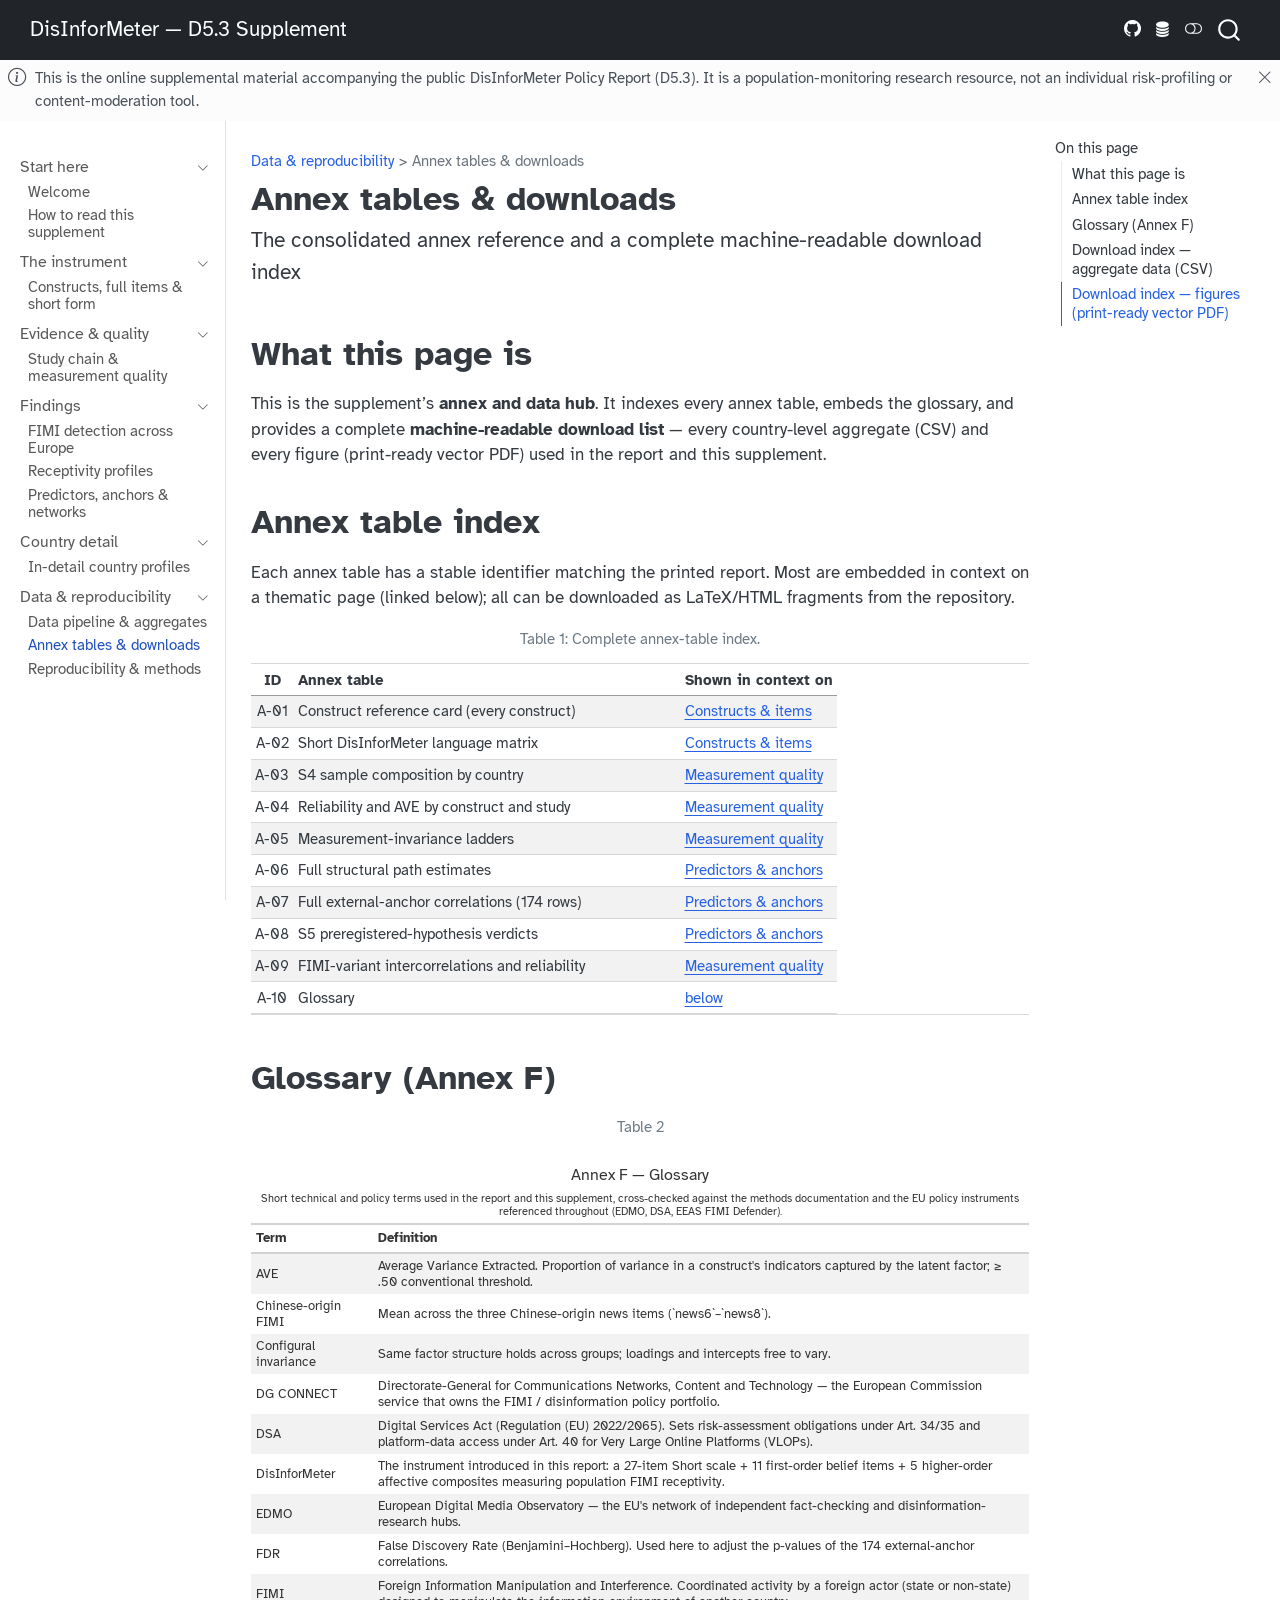
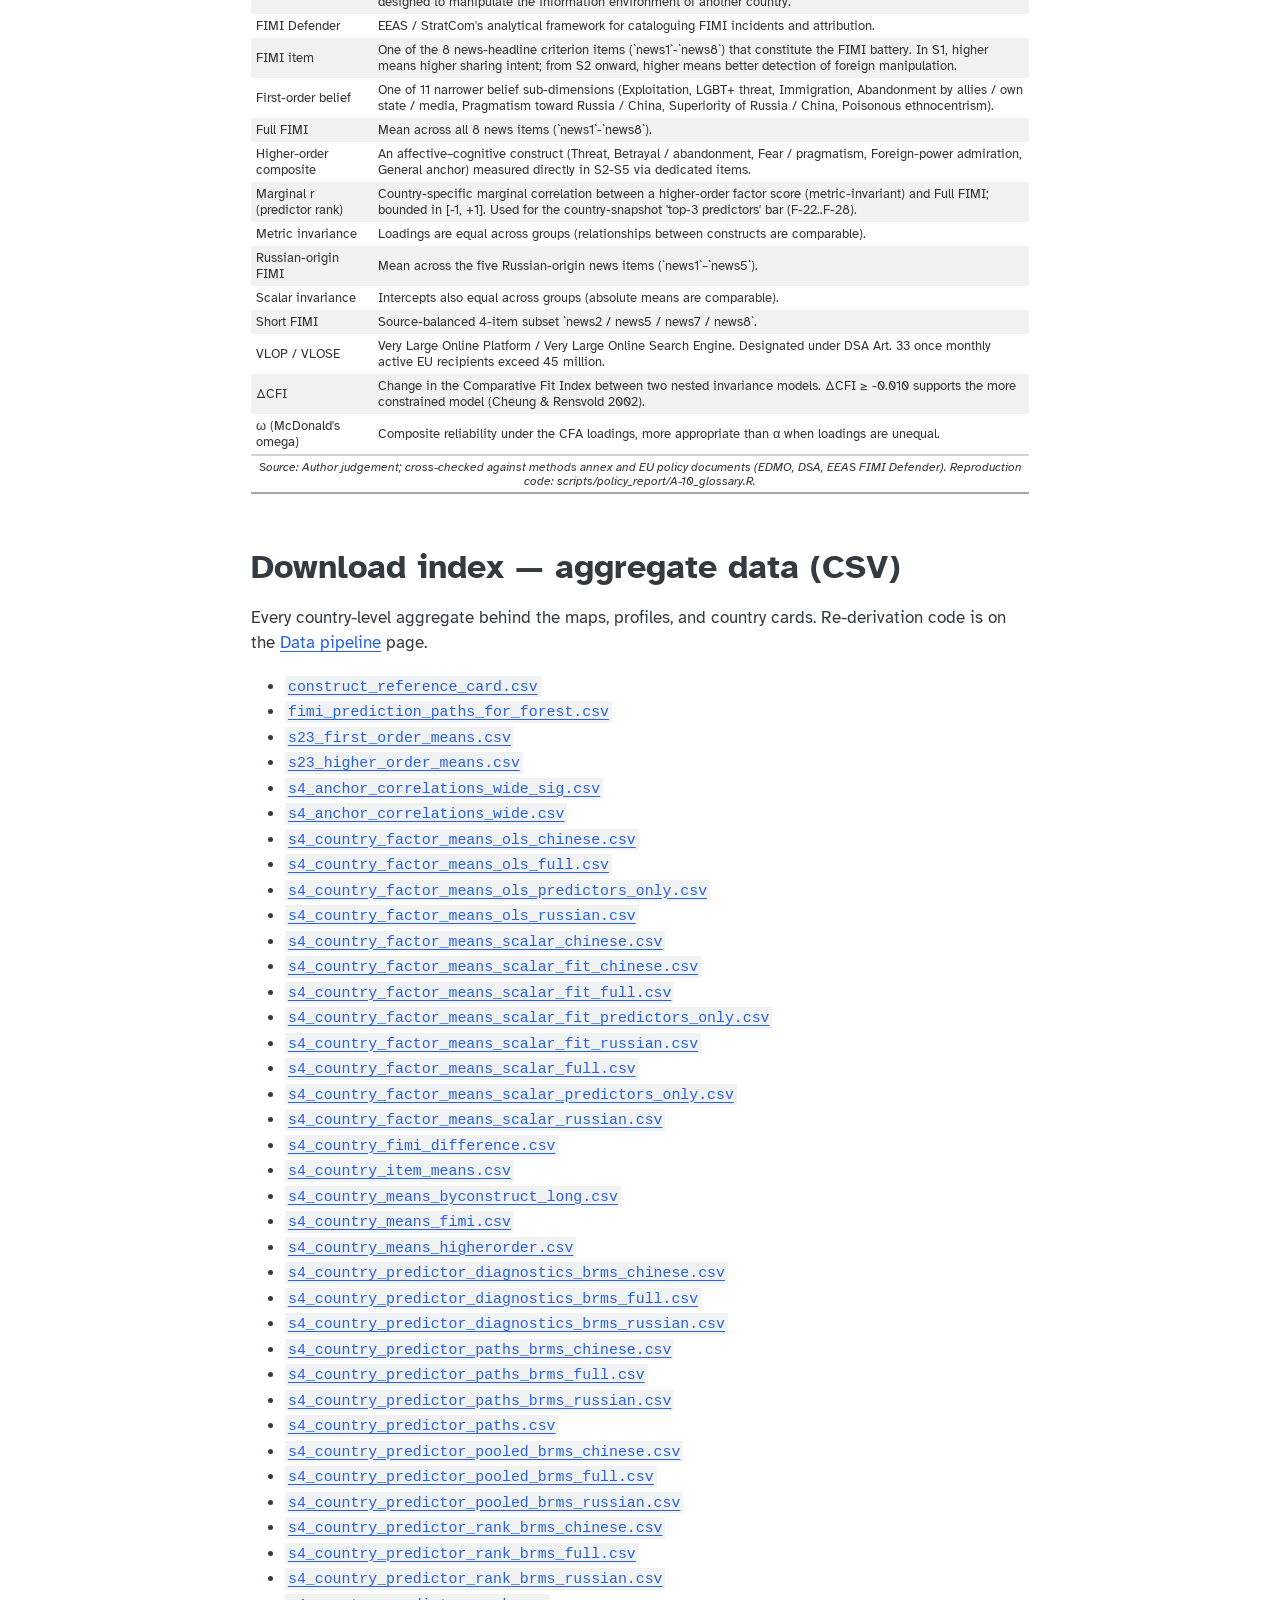
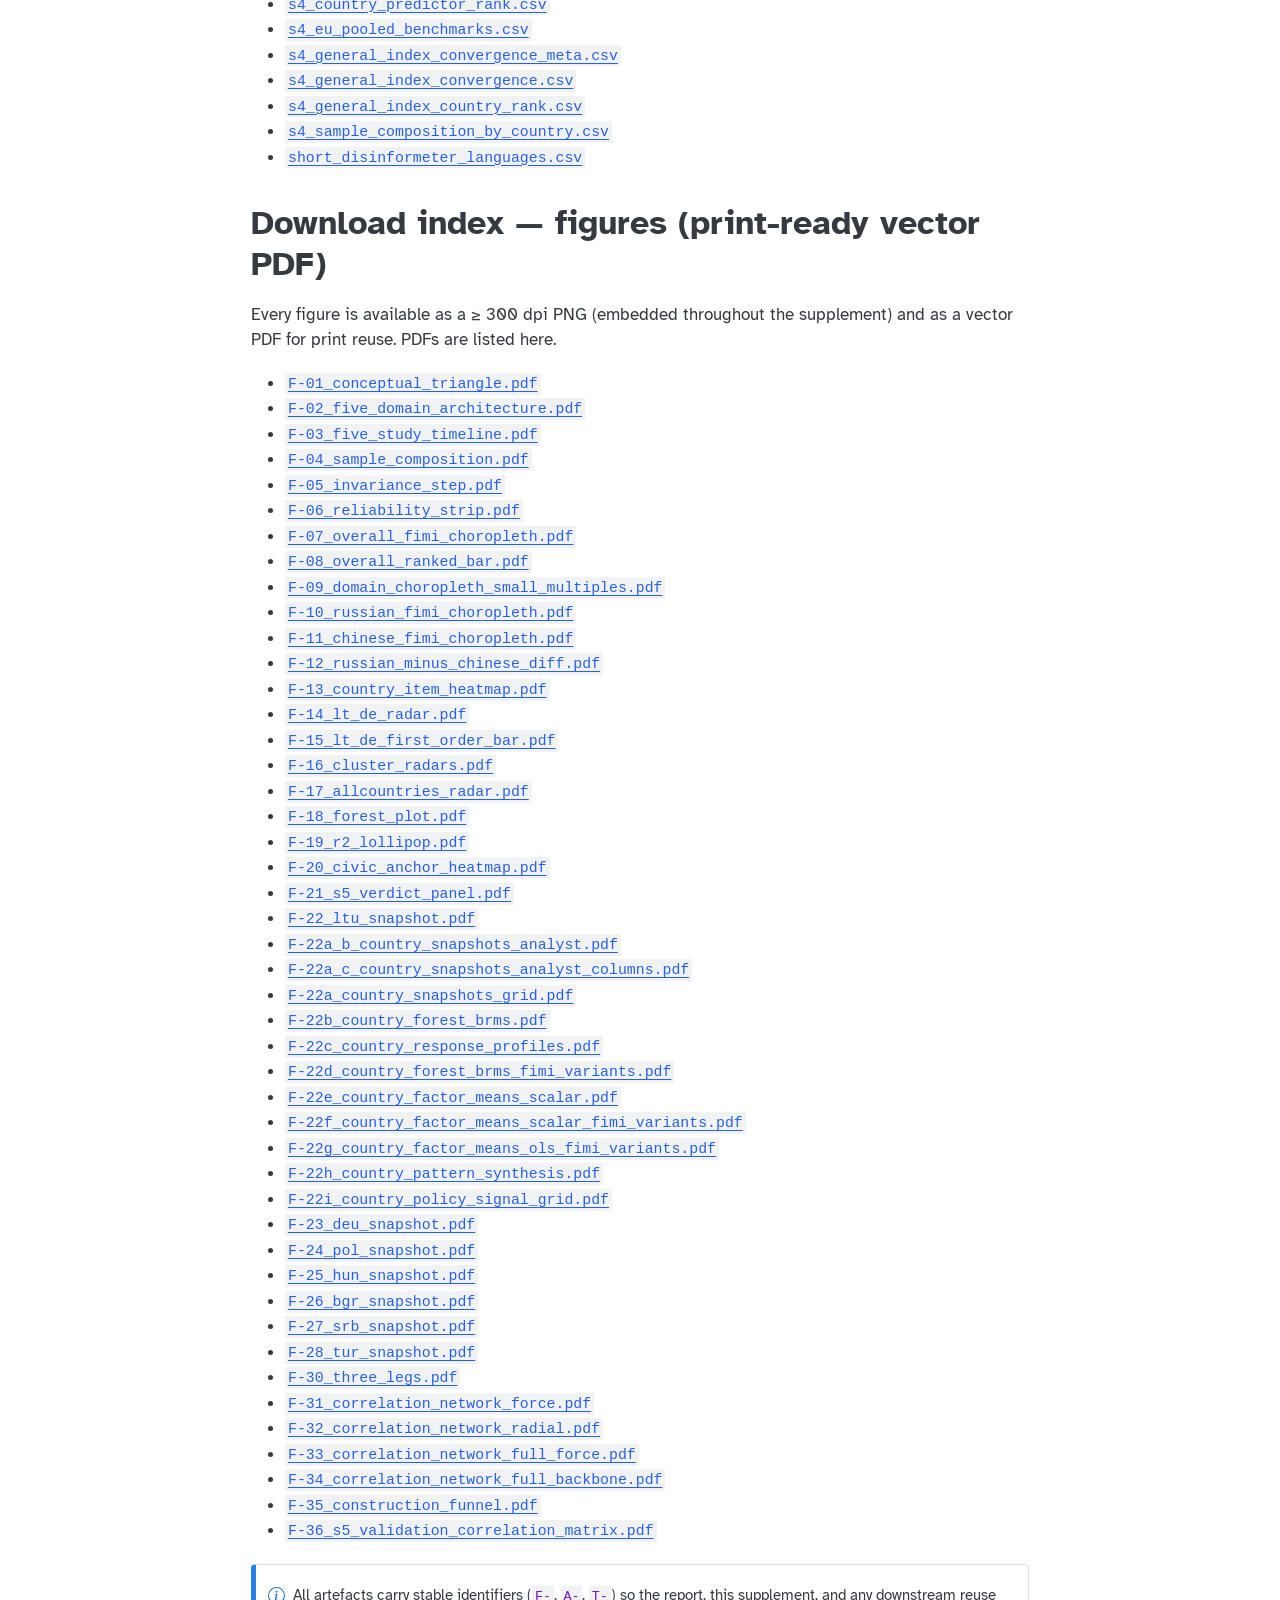
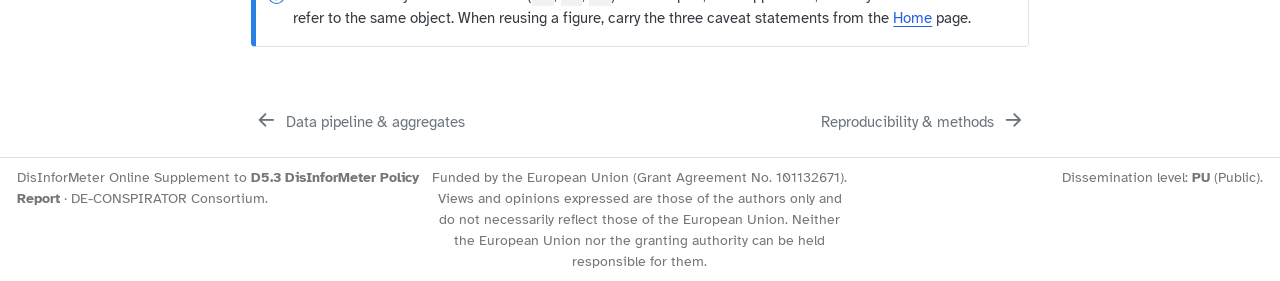
<file: 07h-annex-tables.html>
<!DOCTYPE html>
<html xmlns="http://www.w3.org/1999/xhtml" lang="en" xml:lang="en"><head>
<meta http-equiv="Content-Type" content="text/html; charset=UTF-8">
<meta charset="utf-8">
<meta name="generator" content="quarto-1.9.37">
<meta name="viewport" content="width=device-width, initial-scale=1.0, user-scalable=yes">
<title>Annex tables &amp; downloads – DisInforMeter — D5.3 Supplement</title>
<style>
/* Default styles provided by pandoc.
** See https://pandoc.org/MANUAL.html#variables-for-html for config info.
*/
code{white-space: pre-wrap;}
span.smallcaps{font-variant: small-caps;}
div.columns{display: flex; gap: min(4vw, 1.5em);}
div.column{flex: auto; overflow-x: auto;}
div.hanging-indent{margin-left: 1.5em; text-indent: -1.5em;}
ul.task-list{list-style: none;}
ul.task-list li input[type="checkbox"] {
  width: 0.8em;
  margin: 0 0.8em 0.2em -1em; /* quarto-specific, see https://github.com/quarto-dev/quarto-cli/issues/4556 */ 
  vertical-align: middle;
}
</style>

<script src="site_libs/quarto-nav/quarto-nav.js"></script>
<script src="site_libs/quarto-nav/headroom.min.js"></script>
<script src="site_libs/clipboard/clipboard.min.js"></script>
<script src="site_libs/quarto-search/autocomplete.umd.js"></script>
<script src="site_libs/quarto-search/fuse.min.js"></script>
<script src="site_libs/quarto-search/quarto-search.js"></script>
<meta name="quarto:offset" content="./">
<link href="./07i-reproducibility.html" rel="next">
<link href="./07a-aggregates-and-geometries.html" rel="prev">
<link href="./assets/images/favicon.ico" rel="icon">
<script src="site_libs/quarto-html/quarto.js" type="module"></script>
<script src="site_libs/quarto-html/tabsets/tabsets.js" type="module"></script>
<script src="site_libs/quarto-html/popper.min.js"></script>
<script src="site_libs/quarto-html/tippy.umd.min.js"></script>
<script src="site_libs/quarto-html/anchor.min.js"></script>
<link href="site_libs/quarto-html/tippy.css" rel="stylesheet">
<link href="site_libs/quarto-html/quarto-syntax-highlighting-f81f3c79f694eaf6f88ebcce70241f9e.css" rel="stylesheet" class="quarto-color-scheme" id="quarto-text-highlighting-styles">
<link href="site_libs/quarto-html/quarto-syntax-highlighting-dark-f81f3c79f694eaf6f88ebcce70241f9e.css" rel="stylesheet" class="quarto-color-scheme quarto-color-alternate" id="quarto-text-highlighting-styles">
<link href="site_libs/quarto-html/quarto-syntax-highlighting-f81f3c79f694eaf6f88ebcce70241f9e.css" rel="stylesheet" class="quarto-color-scheme-extra" id="quarto-text-highlighting-styles">
<script src="site_libs/bootstrap/bootstrap.min.js"></script>
<link href="site_libs/bootstrap/bootstrap-icons.css" rel="stylesheet">
<link href="site_libs/bootstrap/bootstrap-fcb0ab56b32f3512ab1d16b0c7e6946d.min.css" rel="stylesheet" append-hash="true" class="quarto-color-scheme" id="quarto-bootstrap" data-mode="light">
<link href="site_libs/bootstrap/bootstrap-dark-446c81a3c13060545cfb2364b311f8ea.min.css" rel="stylesheet" append-hash="true" class="quarto-color-scheme quarto-color-alternate" id="quarto-bootstrap" data-mode="dark">
<link href="site_libs/bootstrap/bootstrap-fcb0ab56b32f3512ab1d16b0c7e6946d.min.css" rel="stylesheet" append-hash="true" class="quarto-color-scheme-extra" id="quarto-bootstrap" data-mode="light"><script id="quarto-search-options" type="application/json">{
  "location": "navbar",
  "copy-button": false,
  "collapse-after": 3,
  "panel-placement": "end",
  "type": "overlay",
  "limit": 50,
  "keyboard-shortcut": [
    "f",
    "/",
    "s"
  ],
  "show-item-context": false,
  "language": {
    "search-no-results-text": "No results",
    "search-matching-documents-text": "matching documents",
    "search-copy-link-title": "Copy link to search",
    "search-hide-matches-text": "Hide additional matches",
    "search-more-match-text": "more match in this document",
    "search-more-matches-text": "more matches in this document",
    "search-clear-button-title": "Clear",
    "search-text-placeholder": "",
    "search-detached-cancel-button-title": "Cancel",
    "search-submit-button-title": "Submit",
    "search-label": "Search"
  }
}</script><script src="site_libs/kePrint-0.0.1/kePrint.js"></script><link href="site_libs/lightable-0.0.1/lightable.css" rel="stylesheet">
<link rel="stylesheet" href="styles.css">
<meta property="og:title" content="Annex tables &amp; downloads – DisInforMeter — D5.3 Supplement">
<meta property="og:description" content="The consolidated annex reference and a complete machine-readable download index">
<meta property="og:site_name" content="DisInforMeter — D5.3 Supplement">
<meta name="twitter:title" content="Annex tables &amp; downloads – DisInforMeter — D5.3 Supplement">
<meta name="twitter:description" content="The consolidated annex reference and a complete machine-readable download index">
<meta name="twitter:card" content="summary">
</head>
<body class="nav-sidebar docked nav-fixed quarto-light"><script id="quarto-html-before-body" type="application/javascript">
    const toggleBodyColorMode = (bsSheetEl) => {
      const mode = bsSheetEl.getAttribute("data-mode");
      const bodyEl = window.document.querySelector("body");
      if (mode === "dark") {
        bodyEl.classList.add("quarto-dark");
        bodyEl.classList.remove("quarto-light");
      } else {
        bodyEl.classList.add("quarto-light");
        bodyEl.classList.remove("quarto-dark");
      }
    }
    const toggleBodyColorPrimary = () => {
      const bsSheetEl = window.document.querySelector("link#quarto-bootstrap:not([rel=disabled-stylesheet])");
      if (bsSheetEl) {
        toggleBodyColorMode(bsSheetEl);
      }
    }
    const setColorSchemeToggle = (alternate) => {
      const toggles = window.document.querySelectorAll('.quarto-color-scheme-toggle');
      for (let i=0; i < toggles.length; i++) {
        const toggle = toggles[i];
        if (toggle) {
          if (alternate) {
            toggle.classList.add("alternate");
          } else {
            toggle.classList.remove("alternate");
          }
        }
      }
    };
    const toggleColorMode = (alternate) => {
      // Switch the stylesheets
      const primaryStylesheets = window.document.querySelectorAll('link.quarto-color-scheme:not(.quarto-color-alternate)');
      const alternateStylesheets = window.document.querySelectorAll('link.quarto-color-scheme.quarto-color-alternate');
      manageTransitions('#quarto-margin-sidebar .nav-link', false);
      if (alternate) {
        // note: dark is layered on light, we don't disable primary!
        enableStylesheet(alternateStylesheets);
        for (const sheetNode of alternateStylesheets) {
          if (sheetNode.id === "quarto-bootstrap") {
            toggleBodyColorMode(sheetNode);
          }
        }
      } else {
        disableStylesheet(alternateStylesheets);
        enableStylesheet(primaryStylesheets)
        toggleBodyColorPrimary();
      }
      manageTransitions('#quarto-margin-sidebar .nav-link', true);
      // Switch the toggles
      setColorSchemeToggle(alternate)
      // Hack to workaround the fact that safari doesn't
      // properly recolor the scrollbar when toggling (#1455)
      if (navigator.userAgent.indexOf('Safari') > 0 && navigator.userAgent.indexOf('Chrome') == -1) {
        manageTransitions("body", false);
        window.scrollTo(0, 1);
        setTimeout(() => {
          window.scrollTo(0, 0);
          manageTransitions("body", true);
        }, 40);
      }
    }
    const disableStylesheet = (stylesheets) => {
      for (let i=0; i < stylesheets.length; i++) {
        const stylesheet = stylesheets[i];
        stylesheet.rel = 'disabled-stylesheet';
      }
    }
    const enableStylesheet = (stylesheets) => {
      for (let i=0; i < stylesheets.length; i++) {
        const stylesheet = stylesheets[i];
        if(stylesheet.rel !== 'stylesheet') { // for Chrome, which will still FOUC without this check
          stylesheet.rel = 'stylesheet';
        }
      }
    }
    const manageTransitions = (selector, allowTransitions) => {
      const els = window.document.querySelectorAll(selector);
      for (let i=0; i < els.length; i++) {
        const el = els[i];
        if (allowTransitions) {
          el.classList.remove('notransition');
        } else {
          el.classList.add('notransition');
        }
      }
    }
    const isFileUrl = () => {
      return window.location.protocol === 'file:';
    }
    const hasAlternateSentinel = () => {
      let styleSentinel = getColorSchemeSentinel();
      if (styleSentinel !== null) {
        return styleSentinel === "alternate";
      } else {
        return false;
      }
    }
    const setStyleSentinel = (alternate) => {
      const value = alternate ? "alternate" : "default";
      if (!isFileUrl()) {
        window.localStorage.setItem("quarto-color-scheme", value);
      } else {
        localAlternateSentinel = value;
      }
    }
    const getColorSchemeSentinel = () => {
      if (!isFileUrl()) {
        const storageValue = window.localStorage.getItem("quarto-color-scheme");
        return storageValue != null ? storageValue : localAlternateSentinel;
      } else {
        return localAlternateSentinel;
      }
    }
    const toggleGiscusIfUsed = (isAlternate, darkModeDefault) => {
      const baseTheme = document.querySelector('#giscus-base-theme')?.value ?? 'light';
      const alternateTheme = document.querySelector('#giscus-alt-theme')?.value ?? 'dark';
      let newTheme = '';
      if(authorPrefersDark) {
        newTheme = isAlternate ? baseTheme : alternateTheme;
      } else {
        newTheme = isAlternate ? alternateTheme : baseTheme;
      }
      const changeGiscusTheme = () => {
        // From: https://github.com/giscus/giscus/issues/336
        const sendMessage = (message) => {
          const iframe = document.querySelector('iframe.giscus-frame');
          if (!iframe) return;
          iframe.contentWindow.postMessage({ giscus: message }, 'https://giscus.app');
        }
        sendMessage({
          setConfig: {
            theme: newTheme
          }
        });
      }
      const isGiscussLoaded = window.document.querySelector('iframe.giscus-frame') !== null;
      if (isGiscussLoaded) {
        changeGiscusTheme();
      }
    };
    const authorPrefersDark = false;
    const darkModeDefault = authorPrefersDark;
      document.querySelector('link#quarto-text-highlighting-styles.quarto-color-scheme-extra').rel = 'disabled-stylesheet';
      document.querySelector('link#quarto-bootstrap.quarto-color-scheme-extra').rel = 'disabled-stylesheet';
    let localAlternateSentinel = darkModeDefault ? 'alternate' : 'default';
    // Dark / light mode switch
    window.quartoToggleColorScheme = () => {
      // Read the current dark / light value
      let toAlternate = !hasAlternateSentinel();
      toggleColorMode(toAlternate);
      setStyleSentinel(toAlternate);
      toggleGiscusIfUsed(toAlternate, darkModeDefault);
      window.dispatchEvent(new Event('resize'));
    };
    // Switch to dark mode if need be
    if (hasAlternateSentinel()) {
      toggleColorMode(true);
    } else {
      toggleColorMode(false);
    }
  </script>

<div id="quarto-search-results"></div>
  <header id="quarto-header" class="headroom fixed-top"><nav class="navbar navbar-expand-lg " data-bs-theme="dark"><div class="navbar-container container-fluid">
      <div class="navbar-brand-container mx-auto">
    <a class="navbar-brand" href="./index.html">
    <span class="navbar-title">DisInforMeter — D5.3 Supplement</span>
    </a>
  </div>
        <div class="quarto-navbar-tools tools-wide tools-end">
    <a href="https://github.com/TheDataFlowCompany/disinformeter-policy-report-supplement" title="Source repository" class="quarto-navigation-tool px-1" aria-label="Source repository"><i class="bi bi-github"></i></a>
    <a href="https://osf.io/" title="OSF reuse package (forthcoming)" class="quarto-navigation-tool px-1" aria-label="OSF reuse package (forthcoming)"><i class="bi bi-database-fill"></i></a>
  <a href="" class="quarto-color-scheme-toggle quarto-navigation-tool  px-1" onclick="window.quartoToggleColorScheme(); return false;" title="Toggle dark mode"><i class="bi"></i></a>
</div>
          <div id="quarto-search" class="" title="Search"></div>
      </div> <!-- /container-fluid -->
    </nav><nav class="quarto-secondary-nav"><div class="container-fluid d-flex">
      <button type="button" class="quarto-btn-toggle btn" data-bs-toggle="collapse" role="button" data-bs-target=".quarto-sidebar-collapse-item" aria-controls="quarto-sidebar" aria-expanded="false" aria-label="Toggle sidebar navigation" onclick="if (window.quartoToggleHeadroom) { window.quartoToggleHeadroom(); }">
        <i class="bi bi-layout-text-sidebar-reverse"></i>
      </button>
        <nav class="quarto-page-breadcrumbs" aria-label="breadcrumb"><ol class="breadcrumb"><li class="breadcrumb-item"><a href="./07a-aggregates-and-geometries.html">Data &amp; reproducibility</a></li><li class="breadcrumb-item"><a href="./07h-annex-tables.html">Annex tables &amp; downloads</a></li></ol></nav>
        <a class="flex-grow-1" role="navigation" data-bs-toggle="collapse" data-bs-target=".quarto-sidebar-collapse-item" aria-controls="quarto-sidebar" aria-expanded="false" aria-label="Toggle sidebar navigation" onclick="if (window.quartoToggleHeadroom) { window.quartoToggleHeadroom(); }">      
        </a>
    </div>
  </nav><div id="quarto-announcement" data-announcement-id="80f0575ad15847184ecdc19cbdd7e9df" class="alert alert-light hidden">
<i class="bi bi-info-circle quarto-announcement-icon"></i><div class="quarto-announcement-content">
<p>This is the online supplemental material accompanying the public DisInforMeter Policy Report (D5.3). It is a population-monitoring research resource, not an individual risk-profiling or content-moderation tool.</p>
</div>
<i class="bi bi-x-lg quarto-announcement-action"></i>
</div>
</header><!-- content --><div id="quarto-content" class="quarto-container page-columns page-rows-contents page-layout-article page-navbar">
<!-- sidebar -->
  <nav id="quarto-sidebar" class="sidebar collapse collapse-horizontal quarto-sidebar-collapse-item sidebar-navigation docked overflow-auto"><div class="sidebar-menu-container"> 
    <ul class="list-unstyled mt-1">
<li class="sidebar-item sidebar-item-section">
      <div class="sidebar-item-container"> 
            <a class="sidebar-item-text sidebar-link text-start" data-bs-toggle="collapse" data-bs-target="#quarto-sidebar-section-1" role="navigation" aria-expanded="true">
 <span class="menu-text">Start here</span></a>
          <a class="sidebar-item-toggle text-start" data-bs-toggle="collapse" data-bs-target="#quarto-sidebar-section-1" role="navigation" aria-expanded="true" aria-label="Toggle section">
            <i class="bi bi-chevron-right ms-2"></i>
          </a> 
      </div>
      <ul id="quarto-sidebar-section-1" class="collapse list-unstyled sidebar-section depth1 show">
<li class="sidebar-item">
  <div class="sidebar-item-container"> 
  <a href="./index.html" class="sidebar-item-text sidebar-link">
 <span class="menu-text">Welcome</span></a>
  </div>
</li>
          <li class="sidebar-item">
  <div class="sidebar-item-container"> 
  <a href="./07-overview.html" class="sidebar-item-text sidebar-link">
 <span class="menu-text">How to read this supplement</span></a>
  </div>
</li>
      </ul>
</li>
        <li class="sidebar-item sidebar-item-section">
      <div class="sidebar-item-container"> 
            <a class="sidebar-item-text sidebar-link text-start" data-bs-toggle="collapse" data-bs-target="#quarto-sidebar-section-2" role="navigation" aria-expanded="true">
 <span class="menu-text">The instrument</span></a>
          <a class="sidebar-item-toggle text-start" data-bs-toggle="collapse" data-bs-target="#quarto-sidebar-section-2" role="navigation" aria-expanded="true" aria-label="Toggle section">
            <i class="bi bi-chevron-right ms-2"></i>
          </a> 
      </div>
      <ul id="quarto-sidebar-section-2" class="collapse list-unstyled sidebar-section depth1 show">
<li class="sidebar-item">
  <div class="sidebar-item-container"> 
  <a href="./07b-construct-reference.html" class="sidebar-item-text sidebar-link">
 <span class="menu-text">Constructs, full items &amp; short form</span></a>
  </div>
</li>
      </ul>
</li>
        <li class="sidebar-item sidebar-item-section">
      <div class="sidebar-item-container"> 
            <a class="sidebar-item-text sidebar-link text-start" data-bs-toggle="collapse" data-bs-target="#quarto-sidebar-section-3" role="navigation" aria-expanded="true">
 <span class="menu-text">Evidence &amp; quality</span></a>
          <a class="sidebar-item-toggle text-start" data-bs-toggle="collapse" data-bs-target="#quarto-sidebar-section-3" role="navigation" aria-expanded="true" aria-label="Toggle section">
            <i class="bi bi-chevron-right ms-2"></i>
          </a> 
      </div>
      <ul id="quarto-sidebar-section-3" class="collapse list-unstyled sidebar-section depth1 show">
<li class="sidebar-item">
  <div class="sidebar-item-container"> 
  <a href="./07g-schematics.html" class="sidebar-item-text sidebar-link">
 <span class="menu-text">Study chain &amp; measurement quality</span></a>
  </div>
</li>
      </ul>
</li>
        <li class="sidebar-item sidebar-item-section">
      <div class="sidebar-item-container"> 
            <a class="sidebar-item-text sidebar-link text-start" data-bs-toggle="collapse" data-bs-target="#quarto-sidebar-section-4" role="navigation" aria-expanded="true">
 <span class="menu-text">Findings</span></a>
          <a class="sidebar-item-toggle text-start" data-bs-toggle="collapse" data-bs-target="#quarto-sidebar-section-4" role="navigation" aria-expanded="true" aria-label="Toggle section">
            <i class="bi bi-chevron-right ms-2"></i>
          </a> 
      </div>
      <ul id="quarto-sidebar-section-4" class="collapse list-unstyled sidebar-section depth1 show">
<li class="sidebar-item">
  <div class="sidebar-item-container"> 
  <a href="./07c-headline-maps.html" class="sidebar-item-text sidebar-link">
 <span class="menu-text">FIMI detection across Europe</span></a>
  </div>
</li>
          <li class="sidebar-item">
  <div class="sidebar-item-container"> 
  <a href="./07d-construct-profiles.html" class="sidebar-item-text sidebar-link">
 <span class="menu-text">Receptivity profiles</span></a>
  </div>
</li>
          <li class="sidebar-item">
  <div class="sidebar-item-container"> 
  <a href="./07e-predictors-and-anchors.html" class="sidebar-item-text sidebar-link">
 <span class="menu-text">Predictors, anchors &amp; networks</span></a>
  </div>
</li>
      </ul>
</li>
        <li class="sidebar-item sidebar-item-section">
      <div class="sidebar-item-container"> 
            <a class="sidebar-item-text sidebar-link text-start" data-bs-toggle="collapse" data-bs-target="#quarto-sidebar-section-5" role="navigation" aria-expanded="true">
 <span class="menu-text">Country detail</span></a>
          <a class="sidebar-item-toggle text-start" data-bs-toggle="collapse" data-bs-target="#quarto-sidebar-section-5" role="navigation" aria-expanded="true" aria-label="Toggle section">
            <i class="bi bi-chevron-right ms-2"></i>
          </a> 
      </div>
      <ul id="quarto-sidebar-section-5" class="collapse list-unstyled sidebar-section depth1 show">
<li class="sidebar-item">
  <div class="sidebar-item-container"> 
  <a href="./07f-country-snapshots.html" class="sidebar-item-text sidebar-link">
 <span class="menu-text">In-detail country profiles</span></a>
  </div>
</li>
      </ul>
</li>
        <li class="sidebar-item sidebar-item-section">
      <div class="sidebar-item-container"> 
            <a class="sidebar-item-text sidebar-link text-start" data-bs-toggle="collapse" data-bs-target="#quarto-sidebar-section-6" role="navigation" aria-expanded="true">
 <span class="menu-text">Data &amp; reproducibility</span></a>
          <a class="sidebar-item-toggle text-start" data-bs-toggle="collapse" data-bs-target="#quarto-sidebar-section-6" role="navigation" aria-expanded="true" aria-label="Toggle section">
            <i class="bi bi-chevron-right ms-2"></i>
          </a> 
      </div>
      <ul id="quarto-sidebar-section-6" class="collapse list-unstyled sidebar-section depth1 show">
<li class="sidebar-item">
  <div class="sidebar-item-container"> 
  <a href="./07a-aggregates-and-geometries.html" class="sidebar-item-text sidebar-link">
 <span class="menu-text">Data pipeline &amp; aggregates</span></a>
  </div>
</li>
          <li class="sidebar-item">
  <div class="sidebar-item-container"> 
  <a href="./07h-annex-tables.html" class="sidebar-item-text sidebar-link active">
 <span class="menu-text">Annex tables &amp; downloads</span></a>
  </div>
</li>
          <li class="sidebar-item">
  <div class="sidebar-item-container"> 
  <a href="./07i-reproducibility.html" class="sidebar-item-text sidebar-link">
 <span class="menu-text">Reproducibility &amp; methods</span></a>
  </div>
</li>
      </ul>
</li>
    </ul>
</div>
</nav><div id="quarto-sidebar-glass" class="quarto-sidebar-collapse-item" data-bs-toggle="collapse" data-bs-target=".quarto-sidebar-collapse-item"></div>
<!-- margin-sidebar -->
    <div id="quarto-margin-sidebar" class="sidebar margin-sidebar">
        <nav id="TOC" role="doc-toc" class="toc-active"><h2 id="toc-title">On this page</h2>
   
  <ul>
<li><a href="#what-this-page-is" id="toc-what-this-page-is" class="nav-link active" data-scroll-target="#what-this-page-is">What this page is</a></li>
  <li><a href="#annex-table-index" id="toc-annex-table-index" class="nav-link" data-scroll-target="#annex-table-index">Annex table index</a></li>
  <li><a href="#glossary-annex-f" id="toc-glossary-annex-f" class="nav-link" data-scroll-target="#glossary-annex-f">Glossary (Annex F)</a></li>
  <li><a href="#download-index-aggregate-data-csv" id="toc-download-index-aggregate-data-csv" class="nav-link" data-scroll-target="#download-index-aggregate-data-csv">Download index — aggregate data (CSV)</a></li>
  <li><a href="#download-index-figures-print-ready-vector-pdf" id="toc-download-index-figures-print-ready-vector-pdf" class="nav-link" data-scroll-target="#download-index-figures-print-ready-vector-pdf">Download index — figures (print-ready vector PDF)</a></li>
  </ul></nav>
    </div>
<!-- main -->
<main class="content" id="quarto-document-content"><header id="title-block-header" class="quarto-title-block default"><nav class="quarto-page-breadcrumbs quarto-title-breadcrumbs d-none d-lg-block" aria-label="breadcrumb"><ol class="breadcrumb"><li class="breadcrumb-item"><a href="./07a-aggregates-and-geometries.html">Data &amp; reproducibility</a></li><li class="breadcrumb-item"><a href="./07h-annex-tables.html">Annex tables &amp; downloads</a></li></ol></nav><div class="quarto-title">
<h1 class="title">Annex tables &amp; downloads</h1>
<p class="subtitle lead">The consolidated annex reference and a complete machine-readable download index</p>
</div>



<div class="quarto-title-meta">

    
  
    
  </div>
  


</header><section id="what-this-page-is" class="level1"><h1>What this page is</h1>
<p>This is the supplement’s <strong>annex and data hub</strong>. It indexes every annex table, embeds the glossary, and provides a complete <strong>machine-readable download list</strong> — every country-level aggregate (CSV) and every figure (print-ready vector PDF) used in the report and this supplement.</p>
</section><section id="annex-table-index" class="level1"><h1>Annex table index</h1>
<p>Each annex table has a stable identifier matching the printed report. Most are embedded in context on a thematic page (linked below); all can be downloaded as LaTeX/HTML fragments from the repository.</p>
<div class="cell">
<div id="tbl-annex-index" class="cell quarto-float quarto-figure quarto-figure-center anchored">
<figure class="quarto-float quarto-float-tbl figure"><figcaption class="quarto-float-caption-top quarto-float-caption quarto-float-tbl" id="tbl-annex-index-caption-0ceaefa1-69ba-4598-a22c-09a6ac19f8ca">
Table&nbsp;1: Complete annex-table index.
</figcaption><div aria-describedby="tbl-annex-index-caption-0ceaefa1-69ba-4598-a22c-09a6ac19f8ca">
<div class="cell-output-display">
<table class="table cell caption-top table-sm table-striped small">
<thead><tr class="header">
<th style="text-align: center;" data-quarto-table-cell-role="th">ID</th>
<th style="text-align: left;" data-quarto-table-cell-role="th">Annex table</th>
<th style="text-align: left;" data-quarto-table-cell-role="th">Shown in context on</th>
</tr></thead>
<tbody>
<tr class="odd">
<td style="text-align: center;">A-01</td>
<td style="text-align: left; width: 26em;">Construct reference card (every construct)</td>
<td style="text-align: left;"><a href="07b-construct-reference.html">Constructs &amp; items</a></td>
</tr>
<tr class="even">
<td style="text-align: center;">A-02</td>
<td style="text-align: left; width: 26em;">Short DisInforMeter language matrix</td>
<td style="text-align: left;"><a href="07b-construct-reference.html">Constructs &amp; items</a></td>
</tr>
<tr class="odd">
<td style="text-align: center;">A-03</td>
<td style="text-align: left; width: 26em;">S4 sample composition by country</td>
<td style="text-align: left;"><a href="07g-schematics.html">Measurement quality</a></td>
</tr>
<tr class="even">
<td style="text-align: center;">A-04</td>
<td style="text-align: left; width: 26em;">Reliability and AVE by construct and study</td>
<td style="text-align: left;"><a href="07g-schematics.html">Measurement quality</a></td>
</tr>
<tr class="odd">
<td style="text-align: center;">A-05</td>
<td style="text-align: left; width: 26em;">Measurement-invariance ladders</td>
<td style="text-align: left;"><a href="07g-schematics.html">Measurement quality</a></td>
</tr>
<tr class="even">
<td style="text-align: center;">A-06</td>
<td style="text-align: left; width: 26em;">Full structural path estimates</td>
<td style="text-align: left;"><a href="07e-predictors-and-anchors.html">Predictors &amp; anchors</a></td>
</tr>
<tr class="odd">
<td style="text-align: center;">A-07</td>
<td style="text-align: left; width: 26em;">Full external-anchor correlations (174 rows)</td>
<td style="text-align: left;"><a href="07e-predictors-and-anchors.html">Predictors &amp; anchors</a></td>
</tr>
<tr class="even">
<td style="text-align: center;">A-08</td>
<td style="text-align: left; width: 26em;">S5 preregistered-hypothesis verdicts</td>
<td style="text-align: left;"><a href="07e-predictors-and-anchors.html">Predictors &amp; anchors</a></td>
</tr>
<tr class="odd">
<td style="text-align: center;">A-09</td>
<td style="text-align: left; width: 26em;">FIMI-variant intercorrelations and reliability</td>
<td style="text-align: left;"><a href="07g-schematics.html">Measurement quality</a></td>
</tr>
<tr class="even">
<td style="text-align: center;">A-10</td>
<td style="text-align: left; width: 26em;">Glossary</td>
<td style="text-align: left;"><a href="#glossary-annex-f">below</a></td>
</tr>
</tbody>
</table>
</div>
</div>
</figure>
</div>
</div>
</section><section id="glossary-annex-f" class="level1"><h1>Glossary (Annex F)</h1>
<div id="tbl-a10" class="cell quarto-float quarto-figure quarto-figure-center anchored">
<figure class="quarto-float quarto-float-tbl figure"><figcaption class="quarto-float-caption-top quarto-float-caption quarto-float-tbl quarto-uncaptioned" id="tbl-a10-caption-0ceaefa1-69ba-4598-a22c-09a6ac19f8ca">
Table&nbsp;2
</figcaption><div aria-describedby="tbl-a10-caption-0ceaefa1-69ba-4598-a22c-09a6ac19f8ca">
<div id="iffkjetbsy" style="padding-left:0px;padding-right:0px;padding-top:10px;padding-bottom:10px;overflow-x:auto;overflow-y:auto;width:auto;height:auto;">
  <style>#iffkjetbsy table {
  font-family: 'Atkinson Hyperlegible', sans-serif;
  -webkit-font-smoothing: antialiased;
  -moz-osx-font-smoothing: grayscale;
}

#iffkjetbsy thead, #iffkjetbsy tbody, #iffkjetbsy tfoot, #iffkjetbsy tr, #iffkjetbsy td, #iffkjetbsy th {
  border-style: none;
}

#iffkjetbsy p {
  margin: 0;
  padding: 0;
}

#iffkjetbsy .gt_table {
  display: table;
  border-collapse: collapse;
  line-height: normal;
  margin-left: auto;
  margin-right: auto;
  color: #333333;
  font-size: 13px;
  font-weight: normal;
  font-style: normal;
  background-color: #FFFFFF;
  width: auto;
  border-top-style: none;
  border-top-width: 2px;
  border-top-color: #A8A8A8;
  border-right-style: none;
  border-right-width: 2px;
  border-right-color: #D3D3D3;
  border-bottom-style: solid;
  border-bottom-width: 2px;
  border-bottom-color: #A8A8A8;
  border-left-style: none;
  border-left-width: 2px;
  border-left-color: #D3D3D3;
}

#iffkjetbsy .gt_caption {
  padding-top: 4px;
  padding-bottom: 4px;
}

#iffkjetbsy .gt_title {
  color: #333333;
  font-size: 125%;
  font-weight: bold;
  padding-top: 4px;
  padding-bottom: 4px;
  padding-left: 5px;
  padding-right: 5px;
  border-bottom-color: #FFFFFF;
  border-bottom-width: 0;
}

#iffkjetbsy .gt_subtitle {
  color: #333333;
  font-size: 85%;
  font-weight: initial;
  padding-top: 3px;
  padding-bottom: 5px;
  padding-left: 5px;
  padding-right: 5px;
  border-top-color: #FFFFFF;
  border-top-width: 0;
}

#iffkjetbsy .gt_heading {
  background-color: #FFFFFF;
  text-align: center;
  border-bottom-color: #FFFFFF;
  border-left-style: none;
  border-left-width: 1px;
  border-left-color: #D3D3D3;
  border-right-style: none;
  border-right-width: 1px;
  border-right-color: #D3D3D3;
}

#iffkjetbsy .gt_bottom_border {
  border-bottom-style: solid;
  border-bottom-width: 2px;
  border-bottom-color: #D3D3D3;
}

#iffkjetbsy .gt_col_headings {
  border-top-style: solid;
  border-top-width: 2px;
  border-top-color: #D3D3D3;
  border-bottom-style: solid;
  border-bottom-width: 1px;
  border-bottom-color: #D3D3D3;
  border-left-style: none;
  border-left-width: 1px;
  border-left-color: #D3D3D3;
  border-right-style: none;
  border-right-width: 1px;
  border-right-color: #D3D3D3;
}

#iffkjetbsy .gt_col_heading {
  color: #333333;
  background-color: #FFFFFF;
  font-size: 100%;
  font-weight: bold;
  text-transform: inherit;
  border-left-style: none;
  border-left-width: 1px;
  border-left-color: #D3D3D3;
  border-right-style: none;
  border-right-width: 1px;
  border-right-color: #D3D3D3;
  vertical-align: bottom;
  padding-top: 5px;
  padding-bottom: 6px;
  padding-left: 5px;
  padding-right: 5px;
  overflow-x: hidden;
}

#iffkjetbsy .gt_column_spanner_outer {
  color: #333333;
  background-color: #FFFFFF;
  font-size: 100%;
  font-weight: bold;
  text-transform: inherit;
  padding-top: 0;
  padding-bottom: 0;
  padding-left: 4px;
  padding-right: 4px;
}

#iffkjetbsy .gt_column_spanner_outer:first-child {
  padding-left: 0;
}

#iffkjetbsy .gt_column_spanner_outer:last-child {
  padding-right: 0;
}

#iffkjetbsy .gt_column_spanner {
  border-bottom-style: solid;
  border-bottom-width: 1px;
  border-bottom-color: #D3D3D3;
  vertical-align: bottom;
  padding-top: 5px;
  padding-bottom: 5px;
  overflow-x: hidden;
  display: inline-block;
  width: 100%;
}

#iffkjetbsy .gt_spanner_row {
  border-bottom-style: hidden;
}

#iffkjetbsy .gt_group_heading {
  padding-top: 8px;
  padding-bottom: 8px;
  padding-left: 5px;
  padding-right: 5px;
  color: #333333;
  background-color: #FFFFFF;
  font-size: 100%;
  font-weight: initial;
  text-transform: inherit;
  border-top-style: solid;
  border-top-width: 2px;
  border-top-color: #D3D3D3;
  border-bottom-style: solid;
  border-bottom-width: 2px;
  border-bottom-color: #D3D3D3;
  border-left-style: none;
  border-left-width: 1px;
  border-left-color: #D3D3D3;
  border-right-style: none;
  border-right-width: 1px;
  border-right-color: #D3D3D3;
  vertical-align: middle;
  text-align: left;
}

#iffkjetbsy .gt_empty_group_heading {
  padding: 0.5px;
  color: #333333;
  background-color: #FFFFFF;
  font-size: 100%;
  font-weight: initial;
  border-top-style: solid;
  border-top-width: 2px;
  border-top-color: #D3D3D3;
  border-bottom-style: solid;
  border-bottom-width: 2px;
  border-bottom-color: #D3D3D3;
  vertical-align: middle;
}

#iffkjetbsy .gt_from_md > :first-child {
  margin-top: 0;
}

#iffkjetbsy .gt_from_md > :last-child {
  margin-bottom: 0;
}

#iffkjetbsy .gt_row {
  padding-top: 4px;
  padding-bottom: 4px;
  padding-left: 5px;
  padding-right: 5px;
  margin: 10px;
  border-top-style: none;
  border-top-width: 1px;
  border-top-color: #D3D3D3;
  border-left-style: none;
  border-left-width: 1px;
  border-left-color: #D3D3D3;
  border-right-style: none;
  border-right-width: 1px;
  border-right-color: #D3D3D3;
  vertical-align: middle;
  overflow-x: hidden;
}

#iffkjetbsy .gt_stub {
  color: #333333;
  background-color: #FFFFFF;
  font-size: 100%;
  font-weight: initial;
  text-transform: inherit;
  border-right-style: solid;
  border-right-width: 2px;
  border-right-color: #D3D3D3;
  padding-left: 5px;
  padding-right: 5px;
}

#iffkjetbsy .gt_stub_row_group {
  color: #333333;
  background-color: #FFFFFF;
  font-size: 100%;
  font-weight: initial;
  text-transform: inherit;
  border-right-style: solid;
  border-right-width: 2px;
  border-right-color: #D3D3D3;
  padding-left: 5px;
  padding-right: 5px;
  vertical-align: top;
}

#iffkjetbsy .gt_row_group_first td {
  border-top-width: 2px;
}

#iffkjetbsy .gt_row_group_first th {
  border-top-width: 2px;
}

#iffkjetbsy .gt_summary_row {
  color: #333333;
  background-color: #FFFFFF;
  text-transform: inherit;
  padding-top: 8px;
  padding-bottom: 8px;
  padding-left: 5px;
  padding-right: 5px;
}

#iffkjetbsy .gt_first_summary_row {
  border-top-style: solid;
  border-top-color: #D3D3D3;
}

#iffkjetbsy .gt_first_summary_row.thick {
  border-top-width: 2px;
}

#iffkjetbsy .gt_last_summary_row {
  padding-top: 8px;
  padding-bottom: 8px;
  padding-left: 5px;
  padding-right: 5px;
  border-bottom-style: solid;
  border-bottom-width: 2px;
  border-bottom-color: #D3D3D3;
}

#iffkjetbsy .gt_grand_summary_row {
  color: #333333;
  background-color: #FFFFFF;
  text-transform: inherit;
  padding-top: 8px;
  padding-bottom: 8px;
  padding-left: 5px;
  padding-right: 5px;
}

#iffkjetbsy .gt_first_grand_summary_row {
  padding-top: 8px;
  padding-bottom: 8px;
  padding-left: 5px;
  padding-right: 5px;
  border-top-style: double;
  border-top-width: 6px;
  border-top-color: #D3D3D3;
}

#iffkjetbsy .gt_last_grand_summary_row_top {
  padding-top: 8px;
  padding-bottom: 8px;
  padding-left: 5px;
  padding-right: 5px;
  border-bottom-style: double;
  border-bottom-width: 6px;
  border-bottom-color: #D3D3D3;
}

#iffkjetbsy .gt_striped {
  background-color: rgba(128, 128, 128, 0.05);
}

#iffkjetbsy .gt_table_body {
  border-top-style: solid;
  border-top-width: 2px;
  border-top-color: #D3D3D3;
  border-bottom-style: solid;
  border-bottom-width: 2px;
  border-bottom-color: #D3D3D3;
}

#iffkjetbsy .gt_footnotes {
  color: #333333;
  background-color: #FFFFFF;
  border-bottom-style: none;
  border-bottom-width: 2px;
  border-bottom-color: #D3D3D3;
  border-left-style: none;
  border-left-width: 2px;
  border-left-color: #D3D3D3;
  border-right-style: none;
  border-right-width: 2px;
  border-right-color: #D3D3D3;
}

#iffkjetbsy .gt_footnote {
  margin: 0px;
  font-size: 90%;
  padding-top: 4px;
  padding-bottom: 4px;
  padding-left: 5px;
  padding-right: 5px;
}

#iffkjetbsy .gt_sourcenotes {
  color: #333333;
  background-color: #FFFFFF;
  border-bottom-style: none;
  border-bottom-width: 2px;
  border-bottom-color: #D3D3D3;
  border-left-style: none;
  border-left-width: 2px;
  border-left-color: #D3D3D3;
  border-right-style: none;
  border-right-width: 2px;
  border-right-color: #D3D3D3;
}

#iffkjetbsy .gt_sourcenote {
  font-size: 90%;
  padding-top: 4px;
  padding-bottom: 4px;
  padding-left: 5px;
  padding-right: 5px;
}

#iffkjetbsy .gt_left {
  text-align: left;
}

#iffkjetbsy .gt_center {
  text-align: center;
}

#iffkjetbsy .gt_right {
  text-align: right;
  font-variant-numeric: tabular-nums;
}

#iffkjetbsy .gt_font_normal {
  font-weight: normal;
}

#iffkjetbsy .gt_font_bold {
  font-weight: bold;
}

#iffkjetbsy .gt_font_italic {
  font-style: italic;
}

#iffkjetbsy .gt_super {
  font-size: 65%;
}

#iffkjetbsy .gt_footnote_marks {
  font-size: 75%;
  vertical-align: 0.4em;
  position: initial;
}

#iffkjetbsy .gt_asterisk {
  font-size: 100%;
  vertical-align: 0;
}

#iffkjetbsy .gt_indent_1 {
  text-indent: 5px;
}

#iffkjetbsy .gt_indent_2 {
  text-indent: 10px;
}

#iffkjetbsy .gt_indent_3 {
  text-indent: 15px;
}

#iffkjetbsy .gt_indent_4 {
  text-indent: 20px;
}

#iffkjetbsy .gt_indent_5 {
  text-indent: 25px;
}

#iffkjetbsy .katex-display {
  display: inline-flex !important;
  margin-bottom: 0.75em !important;
}

#iffkjetbsy div.Reactable > div.rt-table > div.rt-thead > div.rt-tr.rt-tr-group-header > div.rt-th-group:after {
  height: 0px !important;
}
</style>
<table class="gt_table caption-top table table-sm table-striped small" data-quarto-bootstrap="false">
<thead>
<tr class="gt_heading header">
<td colspan="2" class="gt_heading gt_title gt_font_normal"><span class="gt_from_md">Annex F — Glossary</span></td>
</tr>
<tr class="gt_heading even">
<td colspan="2" class="gt_heading gt_subtitle gt_font_normal gt_bottom_border"><span class="gt_from_md">Short technical and policy terms used in the report and this supplement, cross-checked against the methods documentation and the EU policy instruments referenced throughout (EDMO, DSA, EEAS FIMI Defender).</span></td>
</tr>
<tr class="gt_col_headings header">
<th id="term" class="gt_col_heading gt_columns_bottom_border gt_left" data-quarto-table-cell-role="th" scope="col">Term</th>
<th id="definition" class="gt_col_heading gt_columns_bottom_border gt_left" data-quarto-table-cell-role="th" scope="col">Definition</th>
</tr>
</thead>
<tbody class="gt_table_body">
<tr class="odd">
<td class="gt_row gt_left" headers="term">AVE</td>
<td class="gt_row gt_left" headers="definition">Average Variance Extracted. Proportion of variance in a construct's indicators captured by the latent factor; ≥ .50 conventional threshold.</td>
</tr>
<tr class="even">
<td class="gt_row gt_left" headers="term">Chinese-origin FIMI</td>
<td class="gt_row gt_left" headers="definition">Mean across the three Chinese-origin news items (`news6`–`news8`).</td>
</tr>
<tr class="odd">
<td class="gt_row gt_left" headers="term">Configural invariance</td>
<td class="gt_row gt_left" headers="definition">Same factor structure holds across groups; loadings and intercepts free to vary.</td>
</tr>
<tr class="even">
<td class="gt_row gt_left" headers="term">DG CONNECT</td>
<td class="gt_row gt_left" headers="definition">Directorate-General for Communications Networks, Content and Technology — the European Commission service that owns the FIMI / disinformation policy portfolio.</td>
</tr>
<tr class="odd">
<td class="gt_row gt_left" headers="term">DSA</td>
<td class="gt_row gt_left" headers="definition">Digital Services Act (Regulation (EU) 2022/2065). Sets risk-assessment obligations under Art. 34/35 and platform-data access under Art. 40 for Very Large Online Platforms (VLOPs).</td>
</tr>
<tr class="even">
<td class="gt_row gt_left" headers="term">DisInforMeter</td>
<td class="gt_row gt_left" headers="definition">The instrument introduced in this report: a 27-item Short scale + 11 first-order belief items + 5 higher-order affective composites measuring population FIMI receptivity.</td>
</tr>
<tr class="odd">
<td class="gt_row gt_left" headers="term">EDMO</td>
<td class="gt_row gt_left" headers="definition">European Digital Media Observatory — the EU's network of independent fact-checking and disinformation-research hubs.</td>
</tr>
<tr class="even">
<td class="gt_row gt_left" headers="term">FDR</td>
<td class="gt_row gt_left" headers="definition">False Discovery Rate (Benjamini–Hochberg). Used here to adjust the p-values of the 174 external-anchor correlations.</td>
</tr>
<tr class="odd">
<td class="gt_row gt_left" headers="term">FIMI</td>
<td class="gt_row gt_left" headers="definition">Foreign Information Manipulation and Interference. Coordinated activity by a foreign actor (state or non-state) designed to manipulate the information environment of another country.</td>
</tr>
<tr class="even">
<td class="gt_row gt_left" headers="term">FIMI Defender</td>
<td class="gt_row gt_left" headers="definition">EEAS / StratCom's analytical framework for cataloguing FIMI incidents and attribution.</td>
</tr>
<tr class="odd">
<td class="gt_row gt_left" headers="term">FIMI item</td>
<td class="gt_row gt_left" headers="definition">One of the 8 news-headline criterion items (`news1`-`news8`) that constitute the FIMI battery. In S1, higher means higher sharing intent; from S2 onward, higher means better detection of foreign manipulation.</td>
</tr>
<tr class="even">
<td class="gt_row gt_left" headers="term">First-order belief</td>
<td class="gt_row gt_left" headers="definition">One of 11 narrower belief sub-dimensions (Exploitation, LGBT+ threat, Immigration, Abandonment by allies / own state / media, Pragmatism toward Russia / China, Superiority of Russia / China, Poisonous ethnocentrism).</td>
</tr>
<tr class="odd">
<td class="gt_row gt_left" headers="term">Full FIMI</td>
<td class="gt_row gt_left" headers="definition">Mean across all 8 news items (`news1`-`news8`).</td>
</tr>
<tr class="even">
<td class="gt_row gt_left" headers="term">Higher-order composite</td>
<td class="gt_row gt_left" headers="definition">An affective–cognitive construct (Threat, Betrayal / abandonment, Fear / pragmatism, Foreign-power admiration, General anchor) measured directly in S2-S5 via dedicated items.</td>
</tr>
<tr class="odd">
<td class="gt_row gt_left" headers="term">Marginal r (predictor rank)</td>
<td class="gt_row gt_left" headers="definition">Country-specific marginal correlation between a higher-order factor score (metric-invariant) and Full FIMI; bounded in [-1, +1]. Used for the country-snapshot 'top-3 predictors' bar (F-22..F-28).</td>
</tr>
<tr class="even">
<td class="gt_row gt_left" headers="term">Metric invariance</td>
<td class="gt_row gt_left" headers="definition">Loadings are equal across groups (relationships between constructs are comparable).</td>
</tr>
<tr class="odd">
<td class="gt_row gt_left" headers="term">Russian-origin FIMI</td>
<td class="gt_row gt_left" headers="definition">Mean across the five Russian-origin news items (`news1`–`news5`).</td>
</tr>
<tr class="even">
<td class="gt_row gt_left" headers="term">Scalar invariance</td>
<td class="gt_row gt_left" headers="definition">Intercepts also equal across groups (absolute means are comparable).</td>
</tr>
<tr class="odd">
<td class="gt_row gt_left" headers="term">Short FIMI</td>
<td class="gt_row gt_left" headers="definition">Source-balanced 4-item subset `news2 / news5 / news7 / news8`.</td>
</tr>
<tr class="even">
<td class="gt_row gt_left" headers="term">VLOP / VLOSE</td>
<td class="gt_row gt_left" headers="definition">Very Large Online Platform / Very Large Online Search Engine. Designated under DSA Art. 33 once monthly active EU recipients exceed 45 million.</td>
</tr>
<tr class="odd">
<td class="gt_row gt_left" headers="term">ΔCFI</td>
<td class="gt_row gt_left" headers="definition">Change in the Comparative Fit Index between two nested invariance models. ΔCFI ≥ -0.010 supports the more constrained model (Cheung &amp; Rensvold 2002).</td>
</tr>
<tr class="even">
<td class="gt_row gt_left" headers="term">ω (McDonald's omega)</td>
<td class="gt_row gt_left" headers="definition">Composite reliability under the CFA loadings, more appropriate than α when loadings are unequal.</td>
</tr>
</tbody>
<tfoot class="gt_sourcenotes"><tr class="odd">
<td colspan="2" class="gt_sourcenote"><span class="gt_from_md"><em>Source: Author judgement; cross-checked against methods annex and EU policy documents (EDMO, DSA, EEAS FIMI Defender). Reproduction code: scripts/policy_report/A-10_glossary.R.</em></span></td>
</tr></tfoot>
</table>
</div>
</div>
</figure>
</div>
</section><section id="download-index-aggregate-data-csv" class="level1"><h1>Download index — aggregate data (CSV)</h1>
<p>Every country-level aggregate behind the maps, profiles, and country cards. Re-derivation code is on the <a href="./07a-aggregates-and-geometries.html">Data pipeline</a> page.</p>
<ul>
<li><a href="tables_raw/construct_reference_card.csv" download="construct_reference_card.csv"><code>construct_reference_card.csv</code></a></li>
<li><a href="tables_raw/fimi_prediction_paths_for_forest.csv" download="fimi_prediction_paths_for_forest.csv"><code>fimi_prediction_paths_for_forest.csv</code></a></li>
<li><a href="tables_raw/s23_first_order_means.csv" download="s23_first_order_means.csv"><code>s23_first_order_means.csv</code></a></li>
<li><a href="tables_raw/s23_higher_order_means.csv" download="s23_higher_order_means.csv"><code>s23_higher_order_means.csv</code></a></li>
<li><a href="tables_raw/s4_anchor_correlations_wide_sig.csv" download="s4_anchor_correlations_wide_sig.csv"><code>s4_anchor_correlations_wide_sig.csv</code></a></li>
<li><a href="tables_raw/s4_anchor_correlations_wide.csv" download="s4_anchor_correlations_wide.csv"><code>s4_anchor_correlations_wide.csv</code></a></li>
<li><a href="tables_raw/s4_country_factor_means_ols_chinese.csv" download="s4_country_factor_means_ols_chinese.csv"><code>s4_country_factor_means_ols_chinese.csv</code></a></li>
<li><a href="tables_raw/s4_country_factor_means_ols_full.csv" download="s4_country_factor_means_ols_full.csv"><code>s4_country_factor_means_ols_full.csv</code></a></li>
<li><a href="tables_raw/s4_country_factor_means_ols_predictors_only.csv" download="s4_country_factor_means_ols_predictors_only.csv"><code>s4_country_factor_means_ols_predictors_only.csv</code></a></li>
<li><a href="tables_raw/s4_country_factor_means_ols_russian.csv" download="s4_country_factor_means_ols_russian.csv"><code>s4_country_factor_means_ols_russian.csv</code></a></li>
<li><a href="tables_raw/s4_country_factor_means_scalar_chinese.csv" download="s4_country_factor_means_scalar_chinese.csv"><code>s4_country_factor_means_scalar_chinese.csv</code></a></li>
<li><a href="tables_raw/s4_country_factor_means_scalar_fit_chinese.csv" download="s4_country_factor_means_scalar_fit_chinese.csv"><code>s4_country_factor_means_scalar_fit_chinese.csv</code></a></li>
<li><a href="tables_raw/s4_country_factor_means_scalar_fit_full.csv" download="s4_country_factor_means_scalar_fit_full.csv"><code>s4_country_factor_means_scalar_fit_full.csv</code></a></li>
<li><a href="tables_raw/s4_country_factor_means_scalar_fit_predictors_only.csv" download="s4_country_factor_means_scalar_fit_predictors_only.csv"><code>s4_country_factor_means_scalar_fit_predictors_only.csv</code></a></li>
<li><a href="tables_raw/s4_country_factor_means_scalar_fit_russian.csv" download="s4_country_factor_means_scalar_fit_russian.csv"><code>s4_country_factor_means_scalar_fit_russian.csv</code></a></li>
<li><a href="tables_raw/s4_country_factor_means_scalar_full.csv" download="s4_country_factor_means_scalar_full.csv"><code>s4_country_factor_means_scalar_full.csv</code></a></li>
<li><a href="tables_raw/s4_country_factor_means_scalar_predictors_only.csv" download="s4_country_factor_means_scalar_predictors_only.csv"><code>s4_country_factor_means_scalar_predictors_only.csv</code></a></li>
<li><a href="tables_raw/s4_country_factor_means_scalar_russian.csv" download="s4_country_factor_means_scalar_russian.csv"><code>s4_country_factor_means_scalar_russian.csv</code></a></li>
<li><a href="tables_raw/s4_country_fimi_difference.csv" download="s4_country_fimi_difference.csv"><code>s4_country_fimi_difference.csv</code></a></li>
<li><a href="tables_raw/s4_country_item_means.csv" download="s4_country_item_means.csv"><code>s4_country_item_means.csv</code></a></li>
<li><a href="tables_raw/s4_country_means_byconstruct_long.csv" download="s4_country_means_byconstruct_long.csv"><code>s4_country_means_byconstruct_long.csv</code></a></li>
<li><a href="tables_raw/s4_country_means_fimi.csv" download="s4_country_means_fimi.csv"><code>s4_country_means_fimi.csv</code></a></li>
<li><a href="tables_raw/s4_country_means_higherorder.csv" download="s4_country_means_higherorder.csv"><code>s4_country_means_higherorder.csv</code></a></li>
<li><a href="tables_raw/s4_country_predictor_diagnostics_brms_chinese.csv" download="s4_country_predictor_diagnostics_brms_chinese.csv"><code>s4_country_predictor_diagnostics_brms_chinese.csv</code></a></li>
<li><a href="tables_raw/s4_country_predictor_diagnostics_brms_full.csv" download="s4_country_predictor_diagnostics_brms_full.csv"><code>s4_country_predictor_diagnostics_brms_full.csv</code></a></li>
<li><a href="tables_raw/s4_country_predictor_diagnostics_brms_russian.csv" download="s4_country_predictor_diagnostics_brms_russian.csv"><code>s4_country_predictor_diagnostics_brms_russian.csv</code></a></li>
<li><a href="tables_raw/s4_country_predictor_paths_brms_chinese.csv" download="s4_country_predictor_paths_brms_chinese.csv"><code>s4_country_predictor_paths_brms_chinese.csv</code></a></li>
<li><a href="tables_raw/s4_country_predictor_paths_brms_full.csv" download="s4_country_predictor_paths_brms_full.csv"><code>s4_country_predictor_paths_brms_full.csv</code></a></li>
<li><a href="tables_raw/s4_country_predictor_paths_brms_russian.csv" download="s4_country_predictor_paths_brms_russian.csv"><code>s4_country_predictor_paths_brms_russian.csv</code></a></li>
<li><a href="tables_raw/s4_country_predictor_paths.csv" download="s4_country_predictor_paths.csv"><code>s4_country_predictor_paths.csv</code></a></li>
<li><a href="tables_raw/s4_country_predictor_pooled_brms_chinese.csv" download="s4_country_predictor_pooled_brms_chinese.csv"><code>s4_country_predictor_pooled_brms_chinese.csv</code></a></li>
<li><a href="tables_raw/s4_country_predictor_pooled_brms_full.csv" download="s4_country_predictor_pooled_brms_full.csv"><code>s4_country_predictor_pooled_brms_full.csv</code></a></li>
<li><a href="tables_raw/s4_country_predictor_pooled_brms_russian.csv" download="s4_country_predictor_pooled_brms_russian.csv"><code>s4_country_predictor_pooled_brms_russian.csv</code></a></li>
<li><a href="tables_raw/s4_country_predictor_rank_brms_chinese.csv" download="s4_country_predictor_rank_brms_chinese.csv"><code>s4_country_predictor_rank_brms_chinese.csv</code></a></li>
<li><a href="tables_raw/s4_country_predictor_rank_brms_full.csv" download="s4_country_predictor_rank_brms_full.csv"><code>s4_country_predictor_rank_brms_full.csv</code></a></li>
<li><a href="tables_raw/s4_country_predictor_rank_brms_russian.csv" download="s4_country_predictor_rank_brms_russian.csv"><code>s4_country_predictor_rank_brms_russian.csv</code></a></li>
<li><a href="tables_raw/s4_country_predictor_rank.csv" download="s4_country_predictor_rank.csv"><code>s4_country_predictor_rank.csv</code></a></li>
<li><a href="tables_raw/s4_eu_pooled_benchmarks.csv" download="s4_eu_pooled_benchmarks.csv"><code>s4_eu_pooled_benchmarks.csv</code></a></li>
<li><a href="tables_raw/s4_general_index_convergence_meta.csv" download="s4_general_index_convergence_meta.csv"><code>s4_general_index_convergence_meta.csv</code></a></li>
<li><a href="tables_raw/s4_general_index_convergence.csv" download="s4_general_index_convergence.csv"><code>s4_general_index_convergence.csv</code></a></li>
<li><a href="tables_raw/s4_general_index_country_rank.csv" download="s4_general_index_country_rank.csv"><code>s4_general_index_country_rank.csv</code></a></li>
<li><a href="tables_raw/s4_sample_composition_by_country.csv" download="s4_sample_composition_by_country.csv"><code>s4_sample_composition_by_country.csv</code></a></li>
<li><a href="tables_raw/short_disinformeter_languages.csv" download="short_disinformeter_languages.csv"><code>short_disinformeter_languages.csv</code></a></li>
</ul></section><section id="download-index-figures-print-ready-vector-pdf" class="level1"><h1>Download index — figures (print-ready vector PDF)</h1>
<p>Every figure is available as a ≥ 300 dpi PNG (embedded throughout the supplement) and as a vector PDF for print reuse. PDFs are listed here.</p>
<ul>
<li><a href="figures/F-01_conceptual_triangle.pdf" download="F-01_conceptual_triangle.pdf"><code>F-01_conceptual_triangle.pdf</code></a></li>
<li><a href="figures/F-02_five_domain_architecture.pdf" download="F-02_five_domain_architecture.pdf"><code>F-02_five_domain_architecture.pdf</code></a></li>
<li><a href="figures/F-03_five_study_timeline.pdf" download="F-03_five_study_timeline.pdf"><code>F-03_five_study_timeline.pdf</code></a></li>
<li><a href="figures/F-04_sample_composition.pdf" download="F-04_sample_composition.pdf"><code>F-04_sample_composition.pdf</code></a></li>
<li><a href="figures/F-05_invariance_step.pdf" download="F-05_invariance_step.pdf"><code>F-05_invariance_step.pdf</code></a></li>
<li><a href="figures/F-06_reliability_strip.pdf" download="F-06_reliability_strip.pdf"><code>F-06_reliability_strip.pdf</code></a></li>
<li><a href="figures/F-07_overall_fimi_choropleth.pdf" download="F-07_overall_fimi_choropleth.pdf"><code>F-07_overall_fimi_choropleth.pdf</code></a></li>
<li><a href="figures/F-08_overall_ranked_bar.pdf" download="F-08_overall_ranked_bar.pdf"><code>F-08_overall_ranked_bar.pdf</code></a></li>
<li><a href="figures/F-09_domain_choropleth_small_multiples.pdf" download="F-09_domain_choropleth_small_multiples.pdf"><code>F-09_domain_choropleth_small_multiples.pdf</code></a></li>
<li><a href="figures/F-10_russian_fimi_choropleth.pdf" download="F-10_russian_fimi_choropleth.pdf"><code>F-10_russian_fimi_choropleth.pdf</code></a></li>
<li><a href="figures/F-11_chinese_fimi_choropleth.pdf" download="F-11_chinese_fimi_choropleth.pdf"><code>F-11_chinese_fimi_choropleth.pdf</code></a></li>
<li><a href="figures/F-12_russian_minus_chinese_diff.pdf" download="F-12_russian_minus_chinese_diff.pdf"><code>F-12_russian_minus_chinese_diff.pdf</code></a></li>
<li><a href="figures/F-13_country_item_heatmap.pdf" download="F-13_country_item_heatmap.pdf"><code>F-13_country_item_heatmap.pdf</code></a></li>
<li><a href="figures/F-14_lt_de_radar.pdf" download="F-14_lt_de_radar.pdf"><code>F-14_lt_de_radar.pdf</code></a></li>
<li><a href="figures/F-15_lt_de_first_order_bar.pdf" download="F-15_lt_de_first_order_bar.pdf"><code>F-15_lt_de_first_order_bar.pdf</code></a></li>
<li><a href="figures/F-16_cluster_radars.pdf" download="F-16_cluster_radars.pdf"><code>F-16_cluster_radars.pdf</code></a></li>
<li><a href="figures/F-17_allcountries_radar.pdf" download="F-17_allcountries_radar.pdf"><code>F-17_allcountries_radar.pdf</code></a></li>
<li><a href="figures/F-18_forest_plot.pdf" download="F-18_forest_plot.pdf"><code>F-18_forest_plot.pdf</code></a></li>
<li><a href="figures/F-19_r2_lollipop.pdf" download="F-19_r2_lollipop.pdf"><code>F-19_r2_lollipop.pdf</code></a></li>
<li><a href="figures/F-20_civic_anchor_heatmap.pdf" download="F-20_civic_anchor_heatmap.pdf"><code>F-20_civic_anchor_heatmap.pdf</code></a></li>
<li><a href="figures/F-21_s5_verdict_panel.pdf" download="F-21_s5_verdict_panel.pdf"><code>F-21_s5_verdict_panel.pdf</code></a></li>
<li><a href="figures/F-22_ltu_snapshot.pdf" download="F-22_ltu_snapshot.pdf"><code>F-22_ltu_snapshot.pdf</code></a></li>
<li><a href="figures/F-22a_b_country_snapshots_analyst.pdf" download="F-22a_b_country_snapshots_analyst.pdf"><code>F-22a_b_country_snapshots_analyst.pdf</code></a></li>
<li><a href="figures/F-22a_c_country_snapshots_analyst_columns.pdf" download="F-22a_c_country_snapshots_analyst_columns.pdf"><code>F-22a_c_country_snapshots_analyst_columns.pdf</code></a></li>
<li><a href="figures/F-22a_country_snapshots_grid.pdf" download="F-22a_country_snapshots_grid.pdf"><code>F-22a_country_snapshots_grid.pdf</code></a></li>
<li><a href="figures/F-22b_country_forest_brms.pdf" download="F-22b_country_forest_brms.pdf"><code>F-22b_country_forest_brms.pdf</code></a></li>
<li><a href="figures/F-22c_country_response_profiles.pdf" download="F-22c_country_response_profiles.pdf"><code>F-22c_country_response_profiles.pdf</code></a></li>
<li><a href="figures/F-22d_country_forest_brms_fimi_variants.pdf" download="F-22d_country_forest_brms_fimi_variants.pdf"><code>F-22d_country_forest_brms_fimi_variants.pdf</code></a></li>
<li><a href="figures/F-22e_country_factor_means_scalar.pdf" download="F-22e_country_factor_means_scalar.pdf"><code>F-22e_country_factor_means_scalar.pdf</code></a></li>
<li><a href="figures/F-22f_country_factor_means_scalar_fimi_variants.pdf" download="F-22f_country_factor_means_scalar_fimi_variants.pdf"><code>F-22f_country_factor_means_scalar_fimi_variants.pdf</code></a></li>
<li><a href="figures/F-22g_country_factor_means_ols_fimi_variants.pdf" download="F-22g_country_factor_means_ols_fimi_variants.pdf"><code>F-22g_country_factor_means_ols_fimi_variants.pdf</code></a></li>
<li><a href="figures/F-22h_country_pattern_synthesis.pdf" download="F-22h_country_pattern_synthesis.pdf"><code>F-22h_country_pattern_synthesis.pdf</code></a></li>
<li><a href="figures/F-22i_country_policy_signal_grid.pdf" download="F-22i_country_policy_signal_grid.pdf"><code>F-22i_country_policy_signal_grid.pdf</code></a></li>
<li><a href="figures/F-23_deu_snapshot.pdf" download="F-23_deu_snapshot.pdf"><code>F-23_deu_snapshot.pdf</code></a></li>
<li><a href="figures/F-24_pol_snapshot.pdf" download="F-24_pol_snapshot.pdf"><code>F-24_pol_snapshot.pdf</code></a></li>
<li><a href="figures/F-25_hun_snapshot.pdf" download="F-25_hun_snapshot.pdf"><code>F-25_hun_snapshot.pdf</code></a></li>
<li><a href="figures/F-26_bgr_snapshot.pdf" download="F-26_bgr_snapshot.pdf"><code>F-26_bgr_snapshot.pdf</code></a></li>
<li><a href="figures/F-27_srb_snapshot.pdf" download="F-27_srb_snapshot.pdf"><code>F-27_srb_snapshot.pdf</code></a></li>
<li><a href="figures/F-28_tur_snapshot.pdf" download="F-28_tur_snapshot.pdf"><code>F-28_tur_snapshot.pdf</code></a></li>
<li><a href="figures/F-30_three_legs.pdf" download="F-30_three_legs.pdf"><code>F-30_three_legs.pdf</code></a></li>
<li><a href="figures/F-31_correlation_network_force.pdf" download="F-31_correlation_network_force.pdf"><code>F-31_correlation_network_force.pdf</code></a></li>
<li><a href="figures/F-32_correlation_network_radial.pdf" download="F-32_correlation_network_radial.pdf"><code>F-32_correlation_network_radial.pdf</code></a></li>
<li><a href="figures/F-33_correlation_network_full_force.pdf" download="F-33_correlation_network_full_force.pdf"><code>F-33_correlation_network_full_force.pdf</code></a></li>
<li><a href="figures/F-34_correlation_network_full_backbone.pdf" download="F-34_correlation_network_full_backbone.pdf"><code>F-34_correlation_network_full_backbone.pdf</code></a></li>
<li><a href="figures/F-35_construction_funnel.pdf" download="F-35_construction_funnel.pdf"><code>F-35_construction_funnel.pdf</code></a></li>
<li><a href="figures/F-36_s5_validation_correlation_matrix.pdf" download="F-36_s5_validation_correlation_matrix.pdf"><code>F-36_s5_validation_correlation_matrix.pdf</code></a></li>
</ul>
<div class="callout callout-style-simple callout-note">
<div class="callout-body d-flex">
<div class="callout-icon-container">
<i class="callout-icon"></i>
</div>
<div class="callout-body-container">
<p>All artefacts carry stable identifiers (<code>F-</code>, <code>A-</code>, <code>T-</code>) so the report, this supplement, and any downstream reuse refer to the same object. When reusing a figure, carry the three caveat statements from the <a href="./index.html">Home</a> page.</p>
</div>
</div>
</div>


</section></main><!-- /main --><script id="quarto-html-after-body" type="application/javascript">
  window.document.addEventListener("DOMContentLoaded", function (event) {
    // Ensure there is a toggle, if there isn't float one in the top right
    if (window.document.querySelector('.quarto-color-scheme-toggle') === null) {
      const a = window.document.createElement('a');
      a.classList.add('top-right');
      a.classList.add('quarto-color-scheme-toggle');
      a.href = "";
      a.onclick = function() { try { window.quartoToggleColorScheme(); } catch {} return false; };
      const i = window.document.createElement("i");
      i.classList.add('bi');
      a.appendChild(i);
      window.document.body.appendChild(a);
    }
    setColorSchemeToggle(hasAlternateSentinel())
    const icon = "";
    const anchorJS = new window.AnchorJS();
    anchorJS.options = {
      placement: 'right',
      icon: icon
    };
    anchorJS.add('.anchored');
    const isCodeAnnotation = (el) => {
      for (const clz of el.classList) {
        if (clz.startsWith('code-annotation-')) {                     
          return true;
        }
      }
      return false;
    }
    const onCopySuccess = function(e) {
      // button target
      const button = e.trigger;
      // don't keep focus
      button.blur();
      // flash "checked"
      button.classList.add('code-copy-button-checked');
      var currentTitle = button.getAttribute("title");
      button.setAttribute("title", "Copied!");
      let tooltip;
      if (window.bootstrap) {
        button.setAttribute("data-bs-toggle", "tooltip");
        button.setAttribute("data-bs-placement", "left");
        button.setAttribute("data-bs-title", "Copied!");
        tooltip = new bootstrap.Tooltip(button, 
          { trigger: "manual", 
            customClass: "code-copy-button-tooltip",
            offset: [0, -8]});
        tooltip.show();    
      }
      setTimeout(function() {
        if (tooltip) {
          tooltip.hide();
          button.removeAttribute("data-bs-title");
          button.removeAttribute("data-bs-toggle");
          button.removeAttribute("data-bs-placement");
        }
        button.setAttribute("title", currentTitle);
        button.classList.remove('code-copy-button-checked');
      }, 1000);
      // clear code selection
      e.clearSelection();
    }
    const getTextToCopy = function(trigger) {
      const outerScaffold = trigger.parentElement.cloneNode(true);
      const codeEl = outerScaffold.querySelector('code');
      for (const childEl of codeEl.children) {
        if (isCodeAnnotation(childEl)) {
          childEl.remove();
        }
      }
      return codeEl.innerText;
    }
    const clipboard = new window.ClipboardJS('.code-copy-button:not([data-in-quarto-modal])', {
      text: getTextToCopy
    });
    clipboard.on('success', onCopySuccess);
    if (window.document.getElementById('quarto-embedded-source-code-modal')) {
      const clipboardModal = new window.ClipboardJS('.code-copy-button[data-in-quarto-modal]', {
        text: getTextToCopy,
        container: window.document.getElementById('quarto-embedded-source-code-modal')
      });
      clipboardModal.on('success', onCopySuccess);
    }
      var localhostRegex = new RegExp(/^(?:http|https):\/\/localhost\:?[0-9]*\//);
      var mailtoRegex = new RegExp(/^mailto:/);
        var filterRegex = new RegExp("https:\/\/thedataflowcompany\.github\.io\/disinformeter-policy-report-supplement\/");
      var isInternal = (href) => {
          return filterRegex.test(href) || localhostRegex.test(href) || mailtoRegex.test(href);
      }
      // Inspect non-navigation links and adorn them if external
     var links = window.document.querySelectorAll('a[href]:not(.nav-link):not(.navbar-brand):not(.toc-action):not(.sidebar-link):not(.sidebar-item-toggle):not(.pagination-link):not(.no-external):not([aria-hidden]):not(.dropdown-item):not(.quarto-navigation-tool):not(.about-link)');
      for (var i=0; i<links.length; i++) {
        const link = links[i];
        if (!isInternal(link.href)) {
          // undo the damage that might have been done by quarto-nav.js in the case of
          // links that we want to consider external
          if (link.dataset.originalHref !== undefined) {
            link.href = link.dataset.originalHref;
          }
        }
      }
    function tippyHover(el, contentFn, onTriggerFn, onUntriggerFn) {
      const config = {
        allowHTML: true,
        maxWidth: 500,
        delay: 100,
        arrow: false,
        appendTo: function(el) {
            return el.parentElement;
        },
        interactive: true,
        interactiveBorder: 10,
        theme: 'quarto',
        placement: 'bottom-start',
      };
      if (contentFn) {
        config.content = contentFn;
      }
      if (onTriggerFn) {
        config.onTrigger = onTriggerFn;
      }
      if (onUntriggerFn) {
        config.onUntrigger = onUntriggerFn;
      }
      window.tippy(el, config); 
    }
    const noterefs = window.document.querySelectorAll('a[role="doc-noteref"]');
    for (var i=0; i<noterefs.length; i++) {
      const ref = noterefs[i];
      tippyHover(ref, function() {
        // use id or data attribute instead here
        let href = ref.getAttribute('data-footnote-href') || ref.getAttribute('href');
        try { href = new URL(href).hash; } catch {}
        const id = href.replace(/^#\/?/, "");
        const note = window.document.getElementById(id);
        if (note) {
          return note.innerHTML;
        } else {
          return "";
        }
      });
    }
    const xrefs = window.document.querySelectorAll('a.quarto-xref');
    const processXRef = (id, note) => {
      // Strip column container classes
      const stripColumnClz = (el) => {
        el.classList.remove("page-full", "page-columns");
        if (el.children) {
          for (const child of el.children) {
            stripColumnClz(child);
          }
        }
      }
      stripColumnClz(note)
      if (id === null || id.startsWith('sec-')) {
        // Special case sections, only their first couple elements
        const container = document.createElement("div");
        if (note.children && note.children.length > 2) {
          container.appendChild(note.children[0].cloneNode(true));
          for (let i = 1; i < note.children.length; i++) {
            const child = note.children[i];
            if (child.tagName === "P" && child.innerText === "") {
              continue;
            } else {
              container.appendChild(child.cloneNode(true));
              break;
            }
          }
          if (window.Quarto?.typesetMath) {
            window.Quarto.typesetMath(container);
          }
          return container.innerHTML
        } else {
          if (window.Quarto?.typesetMath) {
            window.Quarto.typesetMath(note);
          }
          return note.innerHTML;
        }
      } else {
        // Remove any anchor links if they are present
        const anchorLink = note.querySelector('a.anchorjs-link');
        if (anchorLink) {
          anchorLink.remove();
        }
        if (window.Quarto?.typesetMath) {
          window.Quarto.typesetMath(note);
        }
        if (note.classList.contains("callout")) {
          return note.outerHTML;
        } else {
          return note.innerHTML;
        }
      }
    }
    for (var i=0; i<xrefs.length; i++) {
      const xref = xrefs[i];
      tippyHover(xref, undefined, function(instance) {
        instance.disable();
        let url = xref.getAttribute('href');
        let hash = undefined; 
        if (url.startsWith('#')) {
          hash = url;
        } else {
          try { hash = new URL(url).hash; } catch {}
        }
        if (hash) {
          const id = hash.replace(/^#\/?/, "");
          const note = window.document.getElementById(id);
          if (note !== null) {
            try {
              const html = processXRef(id, note.cloneNode(true));
              instance.setContent(html);
            } finally {
              instance.enable();
              instance.show();
            }
          } else {
            // See if we can fetch this
            fetch(url.split('#')[0])
            .then(res => res.text())
            .then(html => {
              const parser = new DOMParser();
              const htmlDoc = parser.parseFromString(html, "text/html");
              const note = htmlDoc.getElementById(id);
              if (note !== null) {
                const html = processXRef(id, note);
                instance.setContent(html);
              } 
            }).finally(() => {
              instance.enable();
              instance.show();
            });
          }
        } else {
          // See if we can fetch a full url (with no hash to target)
          // This is a special case and we should probably do some content thinning / targeting
          fetch(url)
          .then(res => res.text())
          .then(html => {
            const parser = new DOMParser();
            const htmlDoc = parser.parseFromString(html, "text/html");
            const note = htmlDoc.querySelector('main.content');
            if (note !== null) {
              // This should only happen for chapter cross references
              // (since there is no id in the URL)
              // remove the first header
              if (note.children.length > 0 && note.children[0].tagName === "HEADER") {
                note.children[0].remove();
              }
              const html = processXRef(null, note);
              instance.setContent(html);
            } 
          }).finally(() => {
            instance.enable();
            instance.show();
          });
        }
      }, function(instance) {
      });
    }
        let selectedAnnoteEl;
        const selectorForAnnotation = ( cell, annotation) => {
          let cellAttr = 'data-code-cell="' + cell + '"';
          let lineAttr = 'data-code-annotation="' +  annotation + '"';
          const selector = 'span[' + cellAttr + '][' + lineAttr + ']';
          return selector;
        }
        const selectCodeLines = (annoteEl) => {
          const doc = window.document;
          const targetCell = annoteEl.getAttribute("data-target-cell");
          const targetAnnotation = annoteEl.getAttribute("data-target-annotation");
          const annoteSpan = window.document.querySelector(selectorForAnnotation(targetCell, targetAnnotation));
          const lines = annoteSpan.getAttribute("data-code-lines").split(",");
          const lineIds = lines.map((line) => {
            return targetCell + "-" + line;
          })
          let top = null;
          let height = null;
          let parent = null;
          if (lineIds.length > 0) {
              //compute the position of the single el (top and bottom and make a div)
              const el = window.document.getElementById(lineIds[0]);
              top = el.offsetTop;
              height = el.offsetHeight;
              parent = el.parentElement.parentElement;
            if (lineIds.length > 1) {
              const lastEl = window.document.getElementById(lineIds[lineIds.length - 1]);
              const bottom = lastEl.offsetTop + lastEl.offsetHeight;
              height = bottom - top;
            }
            if (top !== null && height !== null && parent !== null) {
              // cook up a div (if necessary) and position it 
              let div = window.document.getElementById("code-annotation-line-highlight");
              if (div === null) {
                div = window.document.createElement("div");
                div.setAttribute("id", "code-annotation-line-highlight");
                div.style.position = 'absolute';
                parent.appendChild(div);
              }
              div.style.top = top - 2 + "px";
              div.style.height = height + 4 + "px";
              div.style.left = 0;
              let gutterDiv = window.document.getElementById("code-annotation-line-highlight-gutter");
              if (gutterDiv === null) {
                gutterDiv = window.document.createElement("div");
                gutterDiv.setAttribute("id", "code-annotation-line-highlight-gutter");
                gutterDiv.style.position = 'absolute';
                const codeCell = window.document.getElementById(targetCell);
                const gutter = codeCell.querySelector('.code-annotation-gutter');
                gutter.appendChild(gutterDiv);
              }
              gutterDiv.style.top = top - 2 + "px";
              gutterDiv.style.height = height + 4 + "px";
            }
            selectedAnnoteEl = annoteEl;
          }
        };
        const unselectCodeLines = () => {
          const elementsIds = ["code-annotation-line-highlight", "code-annotation-line-highlight-gutter"];
          elementsIds.forEach((elId) => {
            const div = window.document.getElementById(elId);
            if (div) {
              div.remove();
            }
          });
          selectedAnnoteEl = undefined;
        };
          // Handle positioning of the toggle
      window.addEventListener(
        "resize",
        throttle(() => {
          elRect = undefined;
          if (selectedAnnoteEl) {
            selectCodeLines(selectedAnnoteEl);
          }
        }, 10)
      );
      function throttle(fn, ms) {
      let throttle = false;
      let timer;
        return (...args) => {
          if(!throttle) { // first call gets through
              fn.apply(this, args);
              throttle = true;
          } else { // all the others get throttled
              if(timer) clearTimeout(timer); // cancel #2
              timer = setTimeout(() => {
                fn.apply(this, args);
                timer = throttle = false;
              }, ms);
          }
        };
      }
        // Attach click handler to the DT
        const annoteDls = window.document.querySelectorAll('dt[data-target-cell]');
        for (const annoteDlNode of annoteDls) {
          annoteDlNode.addEventListener('click', (event) => {
            const clickedEl = event.target;
            if (clickedEl !== selectedAnnoteEl) {
              unselectCodeLines();
              const activeEl = window.document.querySelector('dt[data-target-cell].code-annotation-active');
              if (activeEl) {
                activeEl.classList.remove('code-annotation-active');
              }
              selectCodeLines(clickedEl);
              clickedEl.classList.add('code-annotation-active');
            } else {
              // Unselect the line
              unselectCodeLines();
              clickedEl.classList.remove('code-annotation-active');
            }
          });
        }
    const findCites = (el) => {
      const parentEl = el.parentElement;
      if (parentEl) {
        const cites = parentEl.dataset.cites;
        if (cites) {
          return {
            el,
            cites: cites.split(' ')
          };
        } else {
          return findCites(el.parentElement)
        }
      } else {
        return undefined;
      }
    };
    var bibliorefs = window.document.querySelectorAll('a[role="doc-biblioref"]');
    for (var i=0; i<bibliorefs.length; i++) {
      const ref = bibliorefs[i];
      const citeInfo = findCites(ref);
      if (citeInfo) {
        tippyHover(citeInfo.el, function() {
          var popup = window.document.createElement('div');
          citeInfo.cites.forEach(function(cite) {
            var citeDiv = window.document.createElement('div');
            citeDiv.classList.add('hanging-indent');
            citeDiv.classList.add('csl-entry');
            var biblioDiv = window.document.getElementById('ref-' + cite);
            if (biblioDiv) {
              citeDiv.innerHTML = biblioDiv.innerHTML;
            }
            popup.appendChild(citeDiv);
          });
          return popup.innerHTML;
        });
      }
    }
  });
  </script><nav class="page-navigation"><div class="nav-page nav-page-previous">
      <a href="./07a-aggregates-and-geometries.html" class="pagination-link" aria-label="Data pipeline &amp; aggregates">
        <i class="bi bi-arrow-left-short"></i> <span class="nav-page-text">Data pipeline &amp; aggregates</span>
      </a>          
  </div>
  <div class="nav-page nav-page-next">
      <a href="./07i-reproducibility.html" class="pagination-link" aria-label="Reproducibility &amp; methods">
        <span class="nav-page-text">Reproducibility &amp; methods</span> <i class="bi bi-arrow-right-short"></i>
      </a>
  </div>
</nav>
</div> <!-- /content -->
<footer class="footer"><div class="nav-footer">
    <div class="nav-footer-left">
<p>DisInforMeter Online Supplement to <strong>D5.3 DisInforMeter Policy Report</strong> · DE-CONSPIRATOR Consortium.</p>
</div>   
    <div class="nav-footer-center">
<p>Funded by the European Union (Grant Agreement No.&nbsp;101132671). Views and opinions expressed are those of the authors only and do not necessarily reflect those of the European Union. Neither the European Union nor the granting authority can be held responsible for them.</p>
</div>
    <div class="nav-footer-right">
<p>Dissemination level: <strong>PU</strong> (Public).</p>
</div>
  </div>
</footer>


</body></html>
</file>
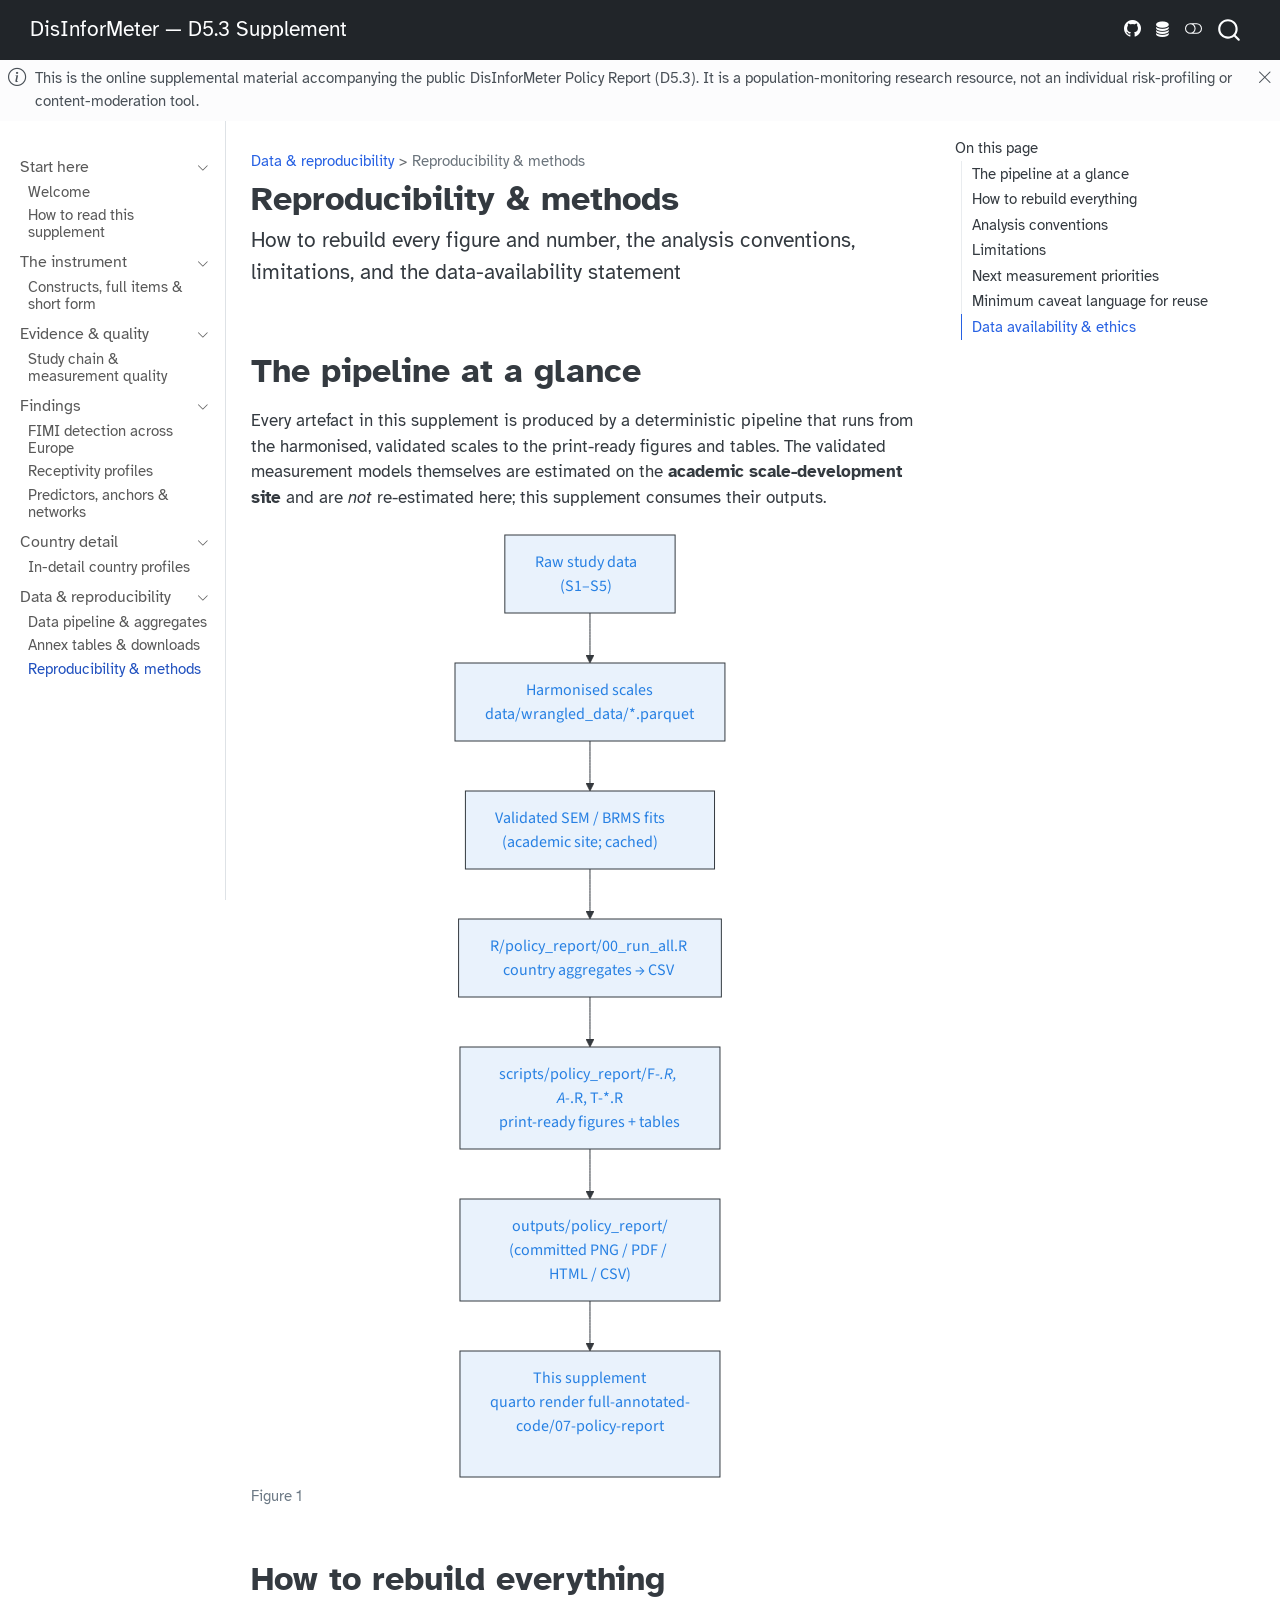
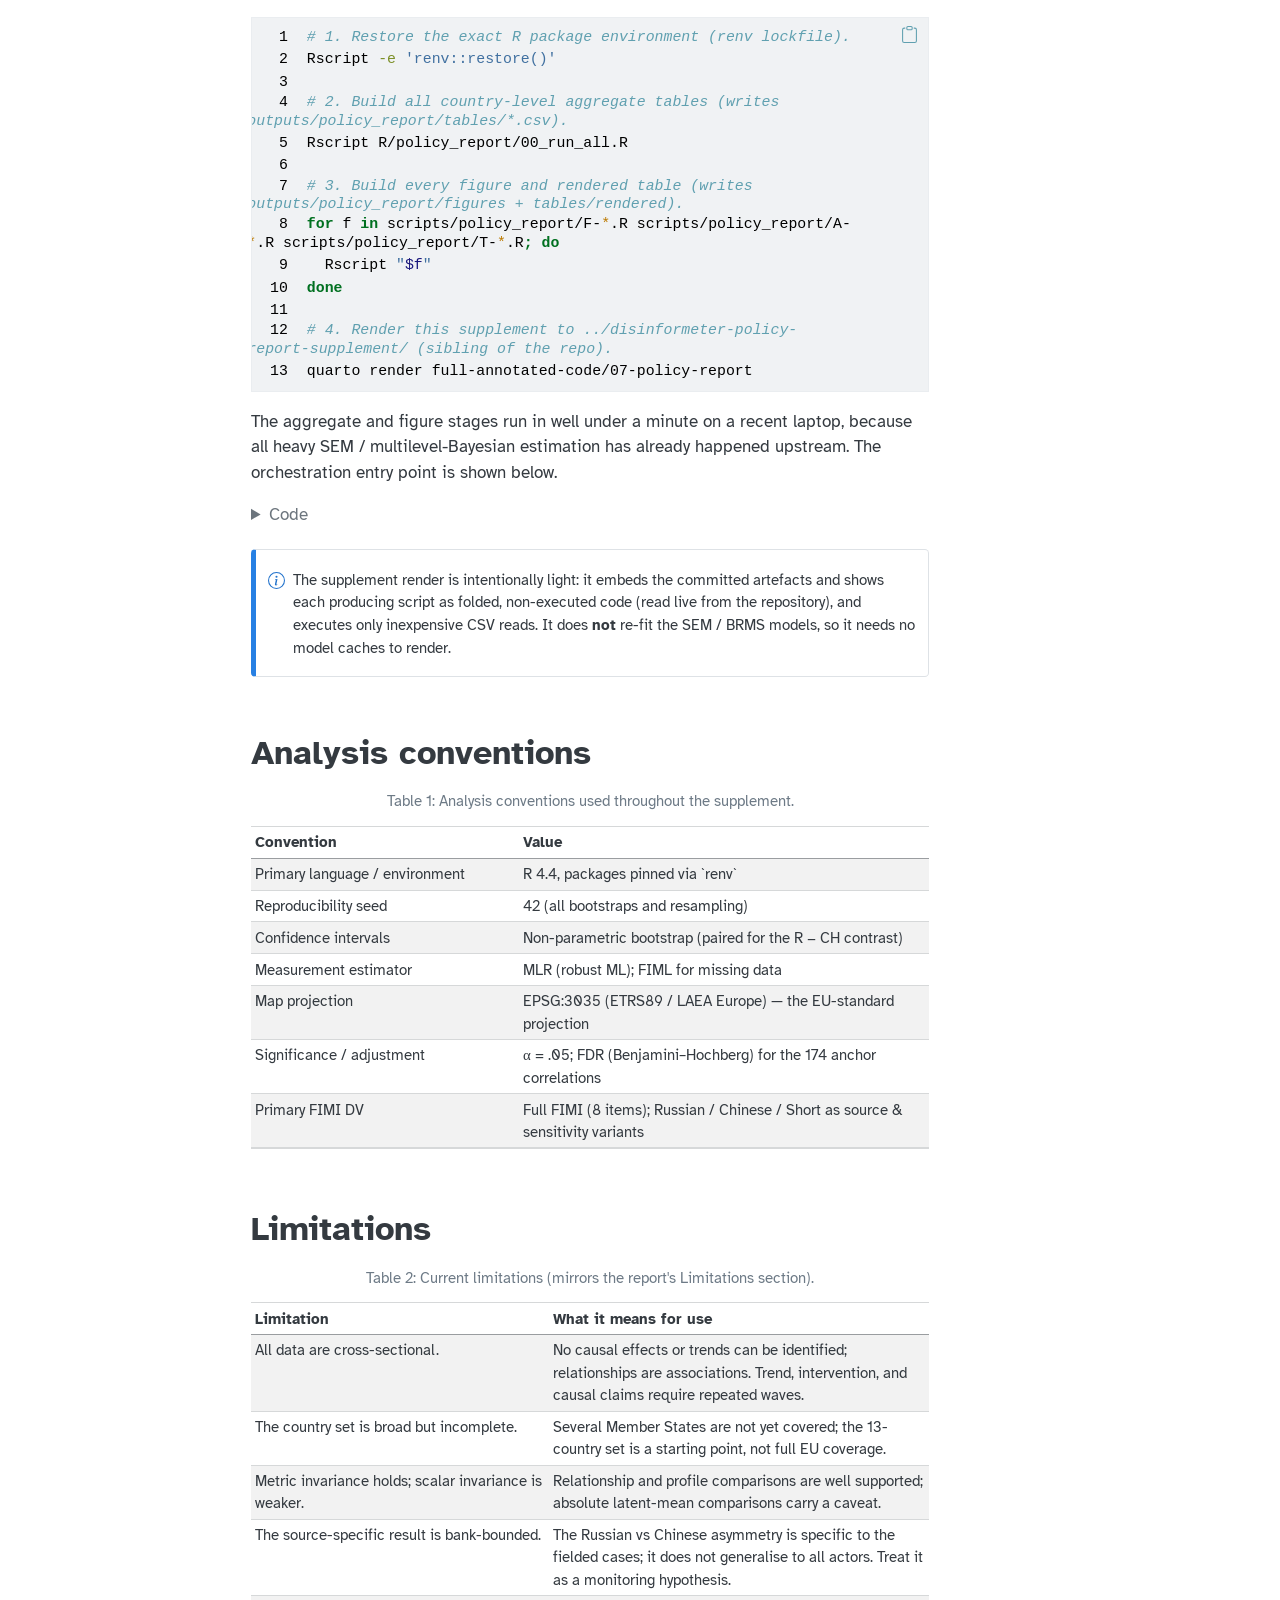
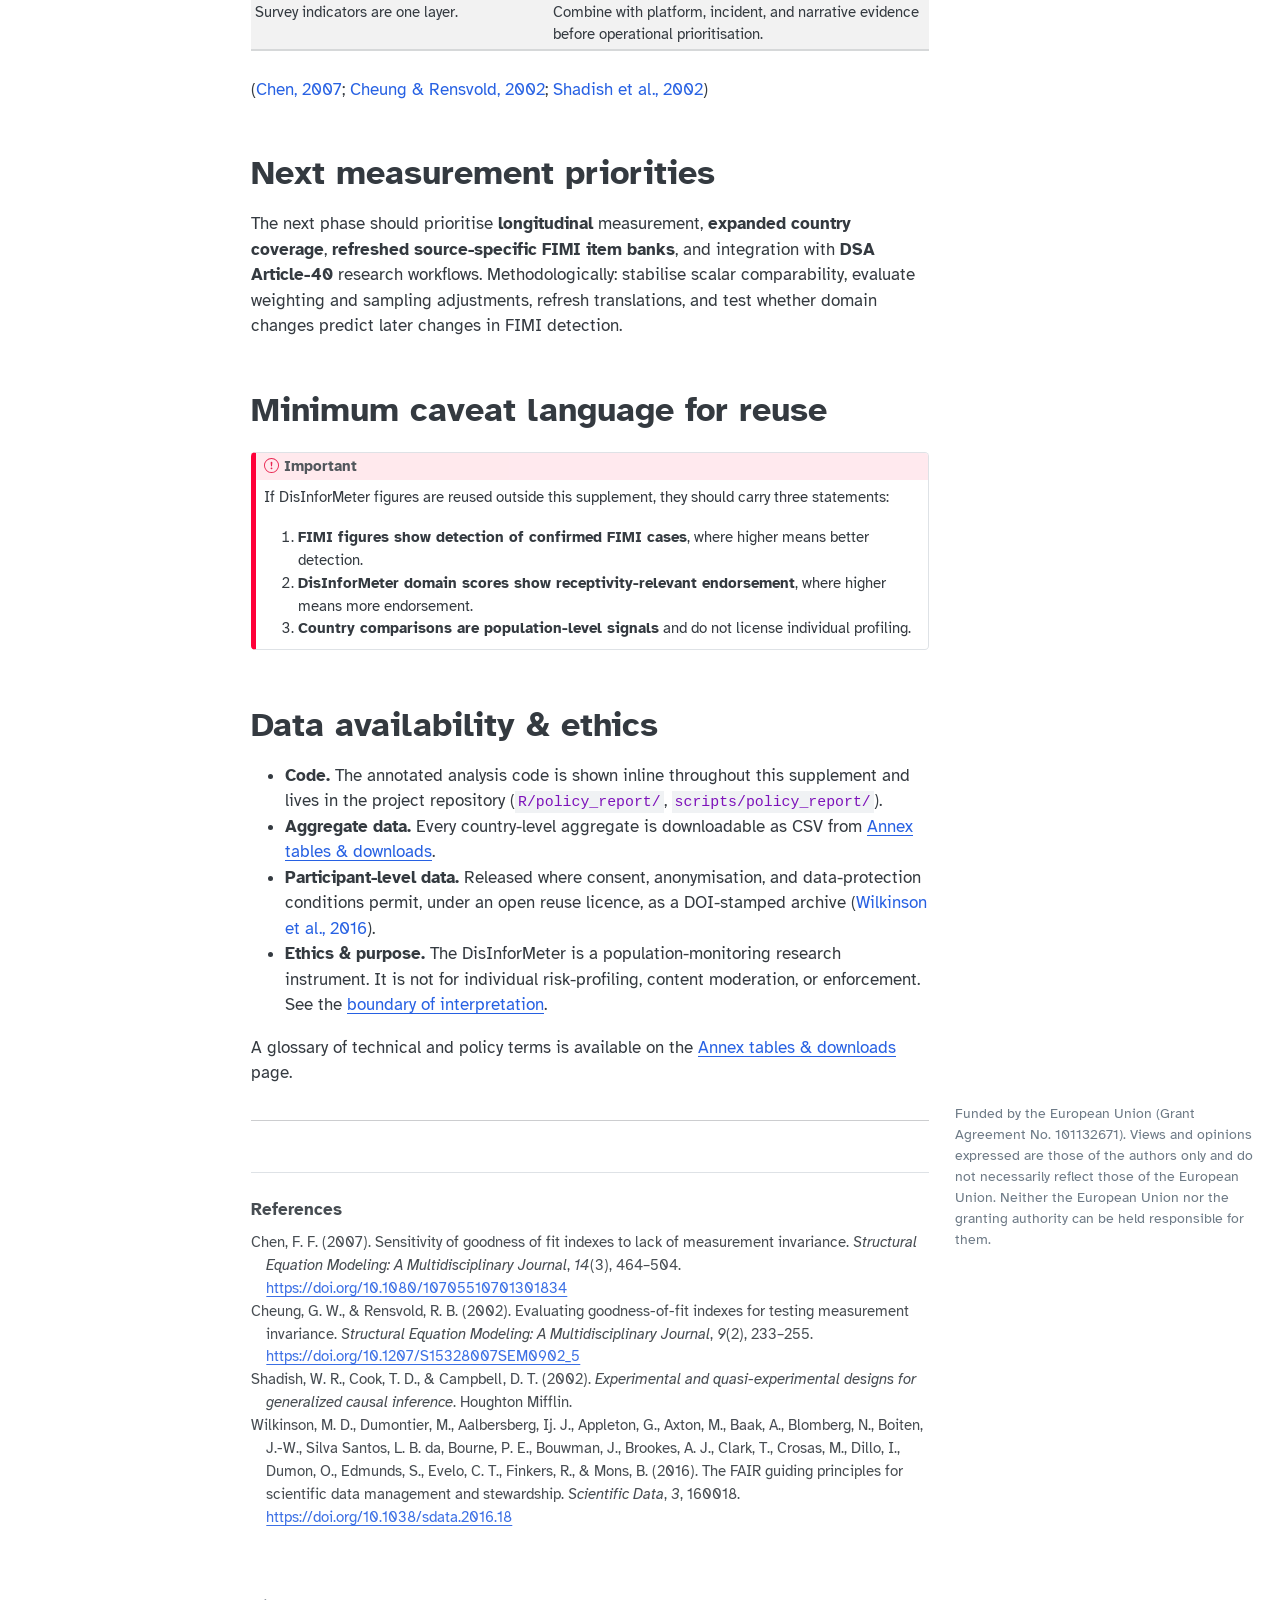
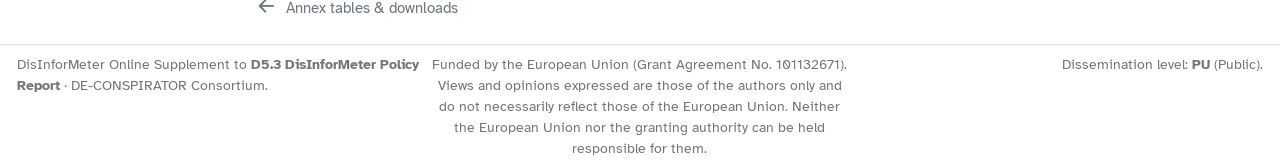
<file: 07i-reproducibility.html>
<!DOCTYPE html>
<html xmlns="http://www.w3.org/1999/xhtml" lang="en" xml:lang="en"><head>
<meta http-equiv="Content-Type" content="text/html; charset=UTF-8">
<meta charset="utf-8">
<meta name="generator" content="quarto-1.9.37">
<meta name="viewport" content="width=device-width, initial-scale=1.0, user-scalable=yes">
<title>Reproducibility &amp; methods – DisInforMeter — D5.3 Supplement</title>
<style>
/* Default styles provided by pandoc.
** See https://pandoc.org/MANUAL.html#variables-for-html for config info.
*/
code{white-space: pre-wrap;}
span.smallcaps{font-variant: small-caps;}
div.columns{display: flex; gap: min(4vw, 1.5em);}
div.column{flex: auto; overflow-x: auto;}
div.hanging-indent{margin-left: 1.5em; text-indent: -1.5em;}
ul.task-list{list-style: none;}
ul.task-list li input[type="checkbox"] {
  width: 0.8em;
  margin: 0 0.8em 0.2em -1em; /* quarto-specific, see https://github.com/quarto-dev/quarto-cli/issues/4556 */ 
  vertical-align: middle;
}
/* CSS for syntax highlighting */
html { -webkit-text-size-adjust: 100%; }
pre > code.sourceCode { white-space: pre; position: relative; }
pre > code.sourceCode > span { display: inline-block; line-height: 1.25; }
pre > code.sourceCode > span:empty { height: 1.2em; }
.sourceCode { overflow: visible; }
code.sourceCode > span { color: inherit; text-decoration: inherit; }
div.sourceCode { margin: 1em 0; }
pre.sourceCode { margin: 0; }
@media screen {
div.sourceCode { overflow: auto; }
}
@media print {
pre > code.sourceCode { white-space: pre-wrap; }
pre > code.sourceCode > span { text-indent: -5em; padding-left: 5em; }
}
pre.numberSource code
  { counter-reset: source-line 0; }
pre.numberSource code > span
  { position: relative; left: -4em; counter-increment: source-line; }
pre.numberSource code > span > a:first-child::before
  { content: counter(source-line);
    position: relative; left: -1em; text-align: right; vertical-align: baseline;
    border: none; display: inline-block;
    -webkit-touch-callout: none; -webkit-user-select: none;
    -khtml-user-select: none; -moz-user-select: none;
    -ms-user-select: none; user-select: none;
    padding: 0 4px; width: 4em;
  }
pre.numberSource { margin-left: 3em;  padding-left: 4px; }
div.sourceCode
  {   }
@media screen {
pre > code.sourceCode > span > a:first-child::before { text-decoration: underline; }
}
/* CSS for citations */
div.csl-bib-body { }
div.csl-entry {
  clear: both;
  margin-bottom: 0em;
}
.hanging-indent div.csl-entry {
  margin-left:2em;
  text-indent:-2em;
}
div.csl-left-margin {
  min-width:2em;
  float:left;
}
div.csl-right-inline {
  margin-left:2em;
  padding-left:1em;
}
div.csl-indent {
  margin-left: 2em;
}</style>

<script src="site_libs/quarto-nav/quarto-nav.js"></script>
<script src="site_libs/quarto-nav/headroom.min.js"></script>
<script src="site_libs/clipboard/clipboard.min.js"></script>
<script src="site_libs/quarto-search/autocomplete.umd.js"></script>
<script src="site_libs/quarto-search/fuse.min.js"></script>
<script src="site_libs/quarto-search/quarto-search.js"></script>
<meta name="quarto:offset" content="./">
<link href="./07h-annex-tables.html" rel="prev">
<link href="./assets/images/favicon.ico" rel="icon">
<script src="site_libs/quarto-html/quarto.js" type="module"></script>
<script src="site_libs/quarto-html/tabsets/tabsets.js" type="module"></script>
<script src="site_libs/quarto-html/popper.min.js"></script>
<script src="site_libs/quarto-html/tippy.umd.min.js"></script>
<script src="site_libs/quarto-html/anchor.min.js"></script>
<link href="site_libs/quarto-html/tippy.css" rel="stylesheet">
<link href="site_libs/quarto-html/quarto-syntax-highlighting-f81f3c79f694eaf6f88ebcce70241f9e.css" rel="stylesheet" class="quarto-color-scheme" id="quarto-text-highlighting-styles">
<link href="site_libs/quarto-html/quarto-syntax-highlighting-dark-f81f3c79f694eaf6f88ebcce70241f9e.css" rel="stylesheet" class="quarto-color-scheme quarto-color-alternate" id="quarto-text-highlighting-styles">
<link href="site_libs/quarto-html/quarto-syntax-highlighting-f81f3c79f694eaf6f88ebcce70241f9e.css" rel="stylesheet" class="quarto-color-scheme-extra" id="quarto-text-highlighting-styles">
<script src="site_libs/bootstrap/bootstrap.min.js"></script>
<link href="site_libs/bootstrap/bootstrap-icons.css" rel="stylesheet">
<link href="site_libs/bootstrap/bootstrap-fcb0ab56b32f3512ab1d16b0c7e6946d.min.css" rel="stylesheet" append-hash="true" class="quarto-color-scheme" id="quarto-bootstrap" data-mode="light">
<link href="site_libs/bootstrap/bootstrap-dark-446c81a3c13060545cfb2364b311f8ea.min.css" rel="stylesheet" append-hash="true" class="quarto-color-scheme quarto-color-alternate" id="quarto-bootstrap" data-mode="dark">
<link href="site_libs/bootstrap/bootstrap-fcb0ab56b32f3512ab1d16b0c7e6946d.min.css" rel="stylesheet" append-hash="true" class="quarto-color-scheme-extra" id="quarto-bootstrap" data-mode="light"><script id="quarto-search-options" type="application/json">{
  "location": "navbar",
  "copy-button": false,
  "collapse-after": 3,
  "panel-placement": "end",
  "type": "overlay",
  "limit": 50,
  "keyboard-shortcut": [
    "f",
    "/",
    "s"
  ],
  "show-item-context": false,
  "language": {
    "search-no-results-text": "No results",
    "search-matching-documents-text": "matching documents",
    "search-copy-link-title": "Copy link to search",
    "search-hide-matches-text": "Hide additional matches",
    "search-more-match-text": "more match in this document",
    "search-more-matches-text": "more matches in this document",
    "search-clear-button-title": "Clear",
    "search-text-placeholder": "",
    "search-detached-cancel-button-title": "Cancel",
    "search-submit-button-title": "Submit",
    "search-label": "Search"
  }
}</script><script src="site_libs/quarto-diagram/mermaid.min.js"></script><script src="site_libs/quarto-diagram/mermaid-init.js"></script><link href="site_libs/quarto-diagram/mermaid.css" rel="stylesheet">
<script src="site_libs/kePrint-0.0.1/kePrint.js"></script><link href="site_libs/lightable-0.0.1/lightable.css" rel="stylesheet">
<link rel="stylesheet" href="styles.css">
<meta property="og:title" content="Reproducibility &amp; methods – DisInforMeter — D5.3 Supplement">
<meta property="og:description" content="How to rebuild every figure and number, the analysis conventions, limitations, and the data-availability statement">
<meta property="og:site_name" content="DisInforMeter — D5.3 Supplement">
<meta name="twitter:title" content="Reproducibility &amp; methods – DisInforMeter — D5.3 Supplement">
<meta name="twitter:description" content="How to rebuild every figure and number, the analysis conventions, limitations, and the data-availability statement">
<meta name="twitter:card" content="summary">
</head>
<body class="nav-sidebar docked nav-fixed slimcontent quarto-light"><script id="quarto-html-before-body" type="application/javascript">
    const toggleBodyColorMode = (bsSheetEl) => {
      const mode = bsSheetEl.getAttribute("data-mode");
      const bodyEl = window.document.querySelector("body");
      if (mode === "dark") {
        bodyEl.classList.add("quarto-dark");
        bodyEl.classList.remove("quarto-light");
      } else {
        bodyEl.classList.add("quarto-light");
        bodyEl.classList.remove("quarto-dark");
      }
    }
    const toggleBodyColorPrimary = () => {
      const bsSheetEl = window.document.querySelector("link#quarto-bootstrap:not([rel=disabled-stylesheet])");
      if (bsSheetEl) {
        toggleBodyColorMode(bsSheetEl);
      }
    }
    const setColorSchemeToggle = (alternate) => {
      const toggles = window.document.querySelectorAll('.quarto-color-scheme-toggle');
      for (let i=0; i < toggles.length; i++) {
        const toggle = toggles[i];
        if (toggle) {
          if (alternate) {
            toggle.classList.add("alternate");
          } else {
            toggle.classList.remove("alternate");
          }
        }
      }
    };
    const toggleColorMode = (alternate) => {
      // Switch the stylesheets
      const primaryStylesheets = window.document.querySelectorAll('link.quarto-color-scheme:not(.quarto-color-alternate)');
      const alternateStylesheets = window.document.querySelectorAll('link.quarto-color-scheme.quarto-color-alternate');
      manageTransitions('#quarto-margin-sidebar .nav-link', false);
      if (alternate) {
        // note: dark is layered on light, we don't disable primary!
        enableStylesheet(alternateStylesheets);
        for (const sheetNode of alternateStylesheets) {
          if (sheetNode.id === "quarto-bootstrap") {
            toggleBodyColorMode(sheetNode);
          }
        }
      } else {
        disableStylesheet(alternateStylesheets);
        enableStylesheet(primaryStylesheets)
        toggleBodyColorPrimary();
      }
      manageTransitions('#quarto-margin-sidebar .nav-link', true);
      // Switch the toggles
      setColorSchemeToggle(alternate)
      // Hack to workaround the fact that safari doesn't
      // properly recolor the scrollbar when toggling (#1455)
      if (navigator.userAgent.indexOf('Safari') > 0 && navigator.userAgent.indexOf('Chrome') == -1) {
        manageTransitions("body", false);
        window.scrollTo(0, 1);
        setTimeout(() => {
          window.scrollTo(0, 0);
          manageTransitions("body", true);
        }, 40);
      }
    }
    const disableStylesheet = (stylesheets) => {
      for (let i=0; i < stylesheets.length; i++) {
        const stylesheet = stylesheets[i];
        stylesheet.rel = 'disabled-stylesheet';
      }
    }
    const enableStylesheet = (stylesheets) => {
      for (let i=0; i < stylesheets.length; i++) {
        const stylesheet = stylesheets[i];
        if(stylesheet.rel !== 'stylesheet') { // for Chrome, which will still FOUC without this check
          stylesheet.rel = 'stylesheet';
        }
      }
    }
    const manageTransitions = (selector, allowTransitions) => {
      const els = window.document.querySelectorAll(selector);
      for (let i=0; i < els.length; i++) {
        const el = els[i];
        if (allowTransitions) {
          el.classList.remove('notransition');
        } else {
          el.classList.add('notransition');
        }
      }
    }
    const isFileUrl = () => {
      return window.location.protocol === 'file:';
    }
    const hasAlternateSentinel = () => {
      let styleSentinel = getColorSchemeSentinel();
      if (styleSentinel !== null) {
        return styleSentinel === "alternate";
      } else {
        return false;
      }
    }
    const setStyleSentinel = (alternate) => {
      const value = alternate ? "alternate" : "default";
      if (!isFileUrl()) {
        window.localStorage.setItem("quarto-color-scheme", value);
      } else {
        localAlternateSentinel = value;
      }
    }
    const getColorSchemeSentinel = () => {
      if (!isFileUrl()) {
        const storageValue = window.localStorage.getItem("quarto-color-scheme");
        return storageValue != null ? storageValue : localAlternateSentinel;
      } else {
        return localAlternateSentinel;
      }
    }
    const toggleGiscusIfUsed = (isAlternate, darkModeDefault) => {
      const baseTheme = document.querySelector('#giscus-base-theme')?.value ?? 'light';
      const alternateTheme = document.querySelector('#giscus-alt-theme')?.value ?? 'dark';
      let newTheme = '';
      if(authorPrefersDark) {
        newTheme = isAlternate ? baseTheme : alternateTheme;
      } else {
        newTheme = isAlternate ? alternateTheme : baseTheme;
      }
      const changeGiscusTheme = () => {
        // From: https://github.com/giscus/giscus/issues/336
        const sendMessage = (message) => {
          const iframe = document.querySelector('iframe.giscus-frame');
          if (!iframe) return;
          iframe.contentWindow.postMessage({ giscus: message }, 'https://giscus.app');
        }
        sendMessage({
          setConfig: {
            theme: newTheme
          }
        });
      }
      const isGiscussLoaded = window.document.querySelector('iframe.giscus-frame') !== null;
      if (isGiscussLoaded) {
        changeGiscusTheme();
      }
    };
    const authorPrefersDark = false;
    const darkModeDefault = authorPrefersDark;
      document.querySelector('link#quarto-text-highlighting-styles.quarto-color-scheme-extra').rel = 'disabled-stylesheet';
      document.querySelector('link#quarto-bootstrap.quarto-color-scheme-extra').rel = 'disabled-stylesheet';
    let localAlternateSentinel = darkModeDefault ? 'alternate' : 'default';
    // Dark / light mode switch
    window.quartoToggleColorScheme = () => {
      // Read the current dark / light value
      let toAlternate = !hasAlternateSentinel();
      toggleColorMode(toAlternate);
      setStyleSentinel(toAlternate);
      toggleGiscusIfUsed(toAlternate, darkModeDefault);
      window.dispatchEvent(new Event('resize'));
    };
    // Switch to dark mode if need be
    if (hasAlternateSentinel()) {
      toggleColorMode(true);
    } else {
      toggleColorMode(false);
    }
  </script>

<div id="quarto-search-results"></div>
  <header id="quarto-header" class="headroom fixed-top"><nav class="navbar navbar-expand-lg " data-bs-theme="dark"><div class="navbar-container container-fluid">
      <div class="navbar-brand-container mx-auto">
    <a class="navbar-brand" href="./index.html">
    <span class="navbar-title">DisInforMeter — D5.3 Supplement</span>
    </a>
  </div>
        <div class="quarto-navbar-tools tools-wide tools-end">
    <a href="https://github.com/TheDataFlowCompany/disinformeter-policy-report-supplement" title="Source repository" class="quarto-navigation-tool px-1" aria-label="Source repository"><i class="bi bi-github"></i></a>
    <a href="https://osf.io/" title="OSF reuse package (forthcoming)" class="quarto-navigation-tool px-1" aria-label="OSF reuse package (forthcoming)"><i class="bi bi-database-fill"></i></a>
  <a href="" class="quarto-color-scheme-toggle quarto-navigation-tool  px-1" onclick="window.quartoToggleColorScheme(); return false;" title="Toggle dark mode"><i class="bi"></i></a>
</div>
          <div id="quarto-search" class="" title="Search"></div>
      </div> <!-- /container-fluid -->
    </nav><nav class="quarto-secondary-nav"><div class="container-fluid d-flex">
      <button type="button" class="quarto-btn-toggle btn" data-bs-toggle="collapse" role="button" data-bs-target=".quarto-sidebar-collapse-item" aria-controls="quarto-sidebar" aria-expanded="false" aria-label="Toggle sidebar navigation" onclick="if (window.quartoToggleHeadroom) { window.quartoToggleHeadroom(); }">
        <i class="bi bi-layout-text-sidebar-reverse"></i>
      </button>
        <nav class="quarto-page-breadcrumbs" aria-label="breadcrumb"><ol class="breadcrumb"><li class="breadcrumb-item"><a href="./07a-aggregates-and-geometries.html">Data &amp; reproducibility</a></li><li class="breadcrumb-item"><a href="./07i-reproducibility.html">Reproducibility &amp; methods</a></li></ol></nav>
        <a class="flex-grow-1" role="navigation" data-bs-toggle="collapse" data-bs-target=".quarto-sidebar-collapse-item" aria-controls="quarto-sidebar" aria-expanded="false" aria-label="Toggle sidebar navigation" onclick="if (window.quartoToggleHeadroom) { window.quartoToggleHeadroom(); }">      
        </a>
    </div>
  </nav><div id="quarto-announcement" data-announcement-id="80f0575ad15847184ecdc19cbdd7e9df" class="alert alert-light hidden">
<i class="bi bi-info-circle quarto-announcement-icon"></i><div class="quarto-announcement-content">
<p>This is the online supplemental material accompanying the public DisInforMeter Policy Report (D5.3). It is a population-monitoring research resource, not an individual risk-profiling or content-moderation tool.</p>
</div>
<i class="bi bi-x-lg quarto-announcement-action"></i>
</div>
</header><!-- content --><div id="quarto-content" class="quarto-container page-columns page-rows-contents page-layout-article page-navbar">
<!-- sidebar -->
  <nav id="quarto-sidebar" class="sidebar collapse collapse-horizontal quarto-sidebar-collapse-item sidebar-navigation docked overflow-auto"><div class="sidebar-menu-container"> 
    <ul class="list-unstyled mt-1">
<li class="sidebar-item sidebar-item-section">
      <div class="sidebar-item-container"> 
            <a class="sidebar-item-text sidebar-link text-start" data-bs-toggle="collapse" data-bs-target="#quarto-sidebar-section-1" role="navigation" aria-expanded="true">
 <span class="menu-text">Start here</span></a>
          <a class="sidebar-item-toggle text-start" data-bs-toggle="collapse" data-bs-target="#quarto-sidebar-section-1" role="navigation" aria-expanded="true" aria-label="Toggle section">
            <i class="bi bi-chevron-right ms-2"></i>
          </a> 
      </div>
      <ul id="quarto-sidebar-section-1" class="collapse list-unstyled sidebar-section depth1 show">
<li class="sidebar-item">
  <div class="sidebar-item-container"> 
  <a href="./index.html" class="sidebar-item-text sidebar-link">
 <span class="menu-text">Welcome</span></a>
  </div>
</li>
          <li class="sidebar-item">
  <div class="sidebar-item-container"> 
  <a href="./07-overview.html" class="sidebar-item-text sidebar-link">
 <span class="menu-text">How to read this supplement</span></a>
  </div>
</li>
      </ul>
</li>
        <li class="sidebar-item sidebar-item-section">
      <div class="sidebar-item-container"> 
            <a class="sidebar-item-text sidebar-link text-start" data-bs-toggle="collapse" data-bs-target="#quarto-sidebar-section-2" role="navigation" aria-expanded="true">
 <span class="menu-text">The instrument</span></a>
          <a class="sidebar-item-toggle text-start" data-bs-toggle="collapse" data-bs-target="#quarto-sidebar-section-2" role="navigation" aria-expanded="true" aria-label="Toggle section">
            <i class="bi bi-chevron-right ms-2"></i>
          </a> 
      </div>
      <ul id="quarto-sidebar-section-2" class="collapse list-unstyled sidebar-section depth1 show">
<li class="sidebar-item">
  <div class="sidebar-item-container"> 
  <a href="./07b-construct-reference.html" class="sidebar-item-text sidebar-link">
 <span class="menu-text">Constructs, full items &amp; short form</span></a>
  </div>
</li>
      </ul>
</li>
        <li class="sidebar-item sidebar-item-section">
      <div class="sidebar-item-container"> 
            <a class="sidebar-item-text sidebar-link text-start" data-bs-toggle="collapse" data-bs-target="#quarto-sidebar-section-3" role="navigation" aria-expanded="true">
 <span class="menu-text">Evidence &amp; quality</span></a>
          <a class="sidebar-item-toggle text-start" data-bs-toggle="collapse" data-bs-target="#quarto-sidebar-section-3" role="navigation" aria-expanded="true" aria-label="Toggle section">
            <i class="bi bi-chevron-right ms-2"></i>
          </a> 
      </div>
      <ul id="quarto-sidebar-section-3" class="collapse list-unstyled sidebar-section depth1 show">
<li class="sidebar-item">
  <div class="sidebar-item-container"> 
  <a href="./07g-schematics.html" class="sidebar-item-text sidebar-link">
 <span class="menu-text">Study chain &amp; measurement quality</span></a>
  </div>
</li>
      </ul>
</li>
        <li class="sidebar-item sidebar-item-section">
      <div class="sidebar-item-container"> 
            <a class="sidebar-item-text sidebar-link text-start" data-bs-toggle="collapse" data-bs-target="#quarto-sidebar-section-4" role="navigation" aria-expanded="true">
 <span class="menu-text">Findings</span></a>
          <a class="sidebar-item-toggle text-start" data-bs-toggle="collapse" data-bs-target="#quarto-sidebar-section-4" role="navigation" aria-expanded="true" aria-label="Toggle section">
            <i class="bi bi-chevron-right ms-2"></i>
          </a> 
      </div>
      <ul id="quarto-sidebar-section-4" class="collapse list-unstyled sidebar-section depth1 show">
<li class="sidebar-item">
  <div class="sidebar-item-container"> 
  <a href="./07c-headline-maps.html" class="sidebar-item-text sidebar-link">
 <span class="menu-text">FIMI detection across Europe</span></a>
  </div>
</li>
          <li class="sidebar-item">
  <div class="sidebar-item-container"> 
  <a href="./07d-construct-profiles.html" class="sidebar-item-text sidebar-link">
 <span class="menu-text">Receptivity profiles</span></a>
  </div>
</li>
          <li class="sidebar-item">
  <div class="sidebar-item-container"> 
  <a href="./07e-predictors-and-anchors.html" class="sidebar-item-text sidebar-link">
 <span class="menu-text">Predictors, anchors &amp; networks</span></a>
  </div>
</li>
      </ul>
</li>
        <li class="sidebar-item sidebar-item-section">
      <div class="sidebar-item-container"> 
            <a class="sidebar-item-text sidebar-link text-start" data-bs-toggle="collapse" data-bs-target="#quarto-sidebar-section-5" role="navigation" aria-expanded="true">
 <span class="menu-text">Country detail</span></a>
          <a class="sidebar-item-toggle text-start" data-bs-toggle="collapse" data-bs-target="#quarto-sidebar-section-5" role="navigation" aria-expanded="true" aria-label="Toggle section">
            <i class="bi bi-chevron-right ms-2"></i>
          </a> 
      </div>
      <ul id="quarto-sidebar-section-5" class="collapse list-unstyled sidebar-section depth1 show">
<li class="sidebar-item">
  <div class="sidebar-item-container"> 
  <a href="./07f-country-snapshots.html" class="sidebar-item-text sidebar-link">
 <span class="menu-text">In-detail country profiles</span></a>
  </div>
</li>
      </ul>
</li>
        <li class="sidebar-item sidebar-item-section">
      <div class="sidebar-item-container"> 
            <a class="sidebar-item-text sidebar-link text-start" data-bs-toggle="collapse" data-bs-target="#quarto-sidebar-section-6" role="navigation" aria-expanded="true">
 <span class="menu-text">Data &amp; reproducibility</span></a>
          <a class="sidebar-item-toggle text-start" data-bs-toggle="collapse" data-bs-target="#quarto-sidebar-section-6" role="navigation" aria-expanded="true" aria-label="Toggle section">
            <i class="bi bi-chevron-right ms-2"></i>
          </a> 
      </div>
      <ul id="quarto-sidebar-section-6" class="collapse list-unstyled sidebar-section depth1 show">
<li class="sidebar-item">
  <div class="sidebar-item-container"> 
  <a href="./07a-aggregates-and-geometries.html" class="sidebar-item-text sidebar-link">
 <span class="menu-text">Data pipeline &amp; aggregates</span></a>
  </div>
</li>
          <li class="sidebar-item">
  <div class="sidebar-item-container"> 
  <a href="./07h-annex-tables.html" class="sidebar-item-text sidebar-link">
 <span class="menu-text">Annex tables &amp; downloads</span></a>
  </div>
</li>
          <li class="sidebar-item">
  <div class="sidebar-item-container"> 
  <a href="./07i-reproducibility.html" class="sidebar-item-text sidebar-link active">
 <span class="menu-text">Reproducibility &amp; methods</span></a>
  </div>
</li>
      </ul>
</li>
    </ul>
</div>
</nav><div id="quarto-sidebar-glass" class="quarto-sidebar-collapse-item" data-bs-toggle="collapse" data-bs-target=".quarto-sidebar-collapse-item"></div>
<!-- margin-sidebar -->
    <div id="quarto-margin-sidebar" class="sidebar margin-sidebar">
        <nav id="TOC" role="doc-toc" class="toc-active"><h2 id="toc-title">On this page</h2>
   
  <ul>
<li><a href="#the-pipeline-at-a-glance" id="toc-the-pipeline-at-a-glance" class="nav-link active" data-scroll-target="#the-pipeline-at-a-glance">The pipeline at a glance</a></li>
  <li><a href="#how-to-rebuild-everything" id="toc-how-to-rebuild-everything" class="nav-link" data-scroll-target="#how-to-rebuild-everything">How to rebuild everything</a></li>
  <li><a href="#analysis-conventions" id="toc-analysis-conventions" class="nav-link" data-scroll-target="#analysis-conventions">Analysis conventions</a></li>
  <li><a href="#limitations" id="toc-limitations" class="nav-link" data-scroll-target="#limitations">Limitations</a></li>
  <li><a href="#next-measurement-priorities" id="toc-next-measurement-priorities" class="nav-link" data-scroll-target="#next-measurement-priorities">Next measurement priorities</a></li>
  <li><a href="#minimum-caveat-language-for-reuse" id="toc-minimum-caveat-language-for-reuse" class="nav-link" data-scroll-target="#minimum-caveat-language-for-reuse">Minimum caveat language for reuse</a></li>
  <li><a href="#data-availability-ethics" id="toc-data-availability-ethics" class="nav-link" data-scroll-target="#data-availability-ethics">Data availability &amp; ethics</a></li>
  </ul></nav>
    </div>
<!-- main -->
<main class="content page-columns page-full" id="quarto-document-content"><header id="title-block-header" class="quarto-title-block default"><nav class="quarto-page-breadcrumbs quarto-title-breadcrumbs d-none d-lg-block" aria-label="breadcrumb"><ol class="breadcrumb"><li class="breadcrumb-item"><a href="./07a-aggregates-and-geometries.html">Data &amp; reproducibility</a></li><li class="breadcrumb-item"><a href="./07i-reproducibility.html">Reproducibility &amp; methods</a></li></ol></nav><div class="quarto-title">
<h1 class="title">Reproducibility &amp; methods</h1>
<p class="subtitle lead">How to rebuild every figure and number, the analysis conventions, limitations, and the data-availability statement</p>
</div>



<div class="quarto-title-meta">

    
  
    
  </div>
  


</header><section id="the-pipeline-at-a-glance" class="level1"><h1>The pipeline at a glance</h1>
<p>Every artefact in this supplement is produced by a deterministic pipeline that runs from the harmonised, validated scales to the print-ready figures and tables. The validated measurement models themselves are estimated on the <strong>academic scale-development site</strong> and are <em>not</em> re-estimated here; this supplement consumes their outputs.</p>
<div class="cell" data-layout-align="default">
<div class="cell-output-display">
<div id="fig-pipeline" class="quarto-float quarto-figure quarto-figure-center anchored">
<figure class="quarto-float quarto-float-fig figure"><div aria-describedby="fig-pipeline-caption-0ceaefa1-69ba-4598-a22c-09a6ac19f8ca">
<div>
<pre class="mermaid mermaid-js" data-label="fig-pipeline">flowchart TD
  A["Raw study data&lt;br/&gt;(S1–S5)"] --&gt; B["Harmonised scales&lt;br/&gt;data/wrangled_data/*.parquet"]
  B --&gt; C["Validated SEM / BRMS fits&lt;br/&gt;(academic site; cached)"]
  C --&gt; D["R/policy_report/00_run_all.R&lt;br/&gt;country aggregates → CSV"]
  D --&gt; E["scripts/policy_report/F-*.R, A-*.R, T-*.R&lt;br/&gt;print-ready figures + tables"]
  E --&gt; F["outputs/policy_report/&lt;br/&gt;(committed PNG / PDF / HTML / CSV)"]
  F --&gt; G["This supplement&lt;br/&gt;quarto render full-annotated-code/07-policy-report"]
</pre>
</div>
</div>
<figcaption class="quarto-float-caption-bottom quarto-float-caption quarto-float-fig quarto-uncaptioned" id="fig-pipeline-caption-0ceaefa1-69ba-4598-a22c-09a6ac19f8ca">
Figure&nbsp;1
</figcaption></figure>
</div>
</div>
</div>
</section><section id="how-to-rebuild-everything" class="level1"><h1>How to rebuild everything</h1>
<div class="code-copy-outer-scaffold"><div class="sourceCode" id="cb1"><pre class="sourceCode numberSource bash number-lines code-with-copy"><code class="sourceCode bash"><span id="cb1-1"><a href="#cb1-1"></a><span class="co"># 1. Restore the exact R package environment (renv lockfile).</span></span>
<span id="cb1-2"><a href="#cb1-2"></a><span class="ex">Rscript</span> <span class="at">-e</span> <span class="st">'renv::restore()'</span></span>
<span id="cb1-3"><a href="#cb1-3"></a></span>
<span id="cb1-4"><a href="#cb1-4"></a><span class="co"># 2. Build all country-level aggregate tables (writes outputs/policy_report/tables/*.csv).</span></span>
<span id="cb1-5"><a href="#cb1-5"></a><span class="ex">Rscript</span> R/policy_report/00_run_all.R</span>
<span id="cb1-6"><a href="#cb1-6"></a></span>
<span id="cb1-7"><a href="#cb1-7"></a><span class="co"># 3. Build every figure and rendered table (writes outputs/policy_report/figures + tables/rendered).</span></span>
<span id="cb1-8"><a href="#cb1-8"></a><span class="cf">for</span> f <span class="kw">in</span> scripts/policy_report/F-<span class="pp">*</span>.R scripts/policy_report/A-<span class="pp">*</span>.R scripts/policy_report/T-<span class="pp">*</span>.R<span class="kw">;</span> <span class="cf">do</span></span>
<span id="cb1-9"><a href="#cb1-9"></a>  <span class="ex">Rscript</span> <span class="st">"</span><span class="va">$f</span><span class="st">"</span></span>
<span id="cb1-10"><a href="#cb1-10"></a><span class="cf">done</span></span>
<span id="cb1-11"><a href="#cb1-11"></a></span>
<span id="cb1-12"><a href="#cb1-12"></a><span class="co"># 4. Render this supplement to ../disinformeter-policy-report-supplement/ (sibling of the repo).</span></span>
<span id="cb1-13"><a href="#cb1-13"></a><span class="ex">quarto</span> render full-annotated-code/07-policy-report</span></code></pre></div><button title="Copy to Clipboard" class="code-copy-button"><i class="bi"></i></button></div>
<p>The aggregate and figure stages run in well under a minute on a recent laptop, because all heavy SEM / multilevel-Bayesian estimation has already happened upstream. The orchestration entry point is shown below.</p>
<div class="cell">
<div class="code-with-filename">
<details class="code-fold"><summary>Code</summary><div class="code-with-filename-file">
<pre><strong>R/policy_report/00_run_all.R</strong></pre>
</div>
<div class="code-copy-outer-scaffold"><div class="sourceCode cell-code" id="cb2"><pre class="sourceCode numberSource r numberLines lineAnchors number-lines code-with-copy"><code class="sourceCode r"><span id="cb2-1"><a href="#cb2-1"></a><span class="co">#' R/policy_report/00_run_all.R</span></span>
<span id="cb2-2"><a href="#cb2-2"></a><span class="co">#'</span></span>
<span id="cb2-3"><a href="#cb2-3"></a><span class="co">#' Orchestrates the policy-report analysis pipeline. Each `main_NN()` writes</span></span>
<span id="cb2-4"><a href="#cb2-4"></a><span class="co">#' one CSV (or RDS) to `outputs/policy_report/{tables,cache,geometries}/` and</span></span>
<span id="cb2-5"><a href="#cb2-5"></a><span class="co">#' runs its own acceptance checks. If any step fails, this script propagates</span></span>
<span id="cb2-6"><a href="#cb2-6"></a><span class="co">#' the error so the pipeline exits non-zero.</span></span>
<span id="cb2-7"><a href="#cb2-7"></a><span class="co">#'</span></span>
<span id="cb2-8"><a href="#cb2-8"></a><span class="co">#' Roadmap reference:</span></span>
<span id="cb2-9"><a href="#cb2-9"></a><span class="co">#'   docs/reports/2026-05-21_policy-report-content/03_new-analyses-roadmap.md §11</span></span>
<span id="cb2-10"><a href="#cb2-10"></a><span class="co">#'</span></span>
<span id="cb2-11"><a href="#cb2-11"></a><span class="co">#' Env vars honoured:</span></span>
<span id="cb2-12"><a href="#cb2-12"></a><span class="co">#'   POLICY_REPORT_PAR=1            Opt in to future.apply parallelism for</span></span>
<span id="cb2-13"><a href="#cb2-13"></a><span class="co">#'                                  the country bootstrap helpers (steps</span></span>
<span id="cb2-14"><a href="#cb2-14"></a><span class="co">#'                                  01..06, 09..13).</span></span>
<span id="cb2-15"><a href="#cb2-15"></a><span class="co">#'   POLICY_REPORT_SEM_WORKERS=N    Worker count for the country-stratified</span></span>
<span id="cb2-16"><a href="#cb2-16"></a><span class="co">#'                                  SEM (step 08). Default 12. Intentionally</span></span>
<span id="cb2-17"><a href="#cb2-17"></a><span class="co">#'                                  distinct from DISINFORMETER_SEM_WORKERS</span></span>
<span id="cb2-18"><a href="#cb2-18"></a><span class="co">#'                                  (used by the pooled FIMI prediction</span></span>
<span id="cb2-19"><a href="#cb2-19"></a><span class="co">#'                                  repository in 04c) so a parallel render</span></span>
<span id="cb2-20"><a href="#cb2-20"></a><span class="co">#'                                  does not collide with this pipeline.</span></span>
<span id="cb2-21"><a href="#cb2-21"></a><span class="co">#'</span></span>
<span id="cb2-22"><a href="#cb2-22"></a><span class="co">#' Step 07 (construct reference card) and 07b (Short DisInforMeter language</span></span>
<span id="cb2-23"><a href="#cb2-23"></a><span class="co">#' stub) implement roadmap §3.1 and §3.2 respectively. Step 07b writes a</span></span>
<span id="cb2-24"><a href="#cb2-24"></a><span class="co">#' STUB CSV — the language columns intentionally come out empty pending</span></span>
<span id="cb2-25"><a href="#cb2-25"></a><span class="co">#' translator hand-off (see the README block at the top of 07b's source).</span></span>
<span id="cb2-26"><a href="#cb2-26"></a></span>
<span id="cb2-27"><a href="#cb2-27"></a><span class="fu">local</span>({</span>
<span id="cb2-28"><a href="#cb2-28"></a>  here_root <span class="ot">&lt;-</span> here<span class="sc">::</span><span class="fu">here</span>()</span>
<span id="cb2-29"><a href="#cb2-29"></a>  <span class="fu">setwd</span>(here_root)</span>
<span id="cb2-30"><a href="#cb2-30"></a>})</span>
<span id="cb2-31"><a href="#cb2-31"></a></span>
<span id="cb2-32"><a href="#cb2-32"></a><span class="fu">source</span>(here<span class="sc">::</span><span class="fu">here</span>(<span class="st">"R"</span>, <span class="st">"policy_report"</span>, <span class="st">"_helpers.R"</span>))</span>
<span id="cb2-33"><a href="#cb2-33"></a></span>
<span id="cb2-34"><a href="#cb2-34"></a><span class="fu">policy_report_message</span>(<span class="st">"==========================================="</span>)</span>
<span id="cb2-35"><a href="#cb2-35"></a><span class="fu">policy_report_message</span>(<span class="st">"Policy report analysis pipeline — START"</span>)</span>
<span id="cb2-36"><a href="#cb2-36"></a><span class="fu">policy_report_message</span>(<span class="fu">sprintf</span>(<span class="st">"seed = %d, parallel = %s"</span>,</span>
<span id="cb2-37"><a href="#cb2-37"></a>                              <span class="fu">policy_report_seed</span>(),</span>
<span id="cb2-38"><a href="#cb2-38"></a>                              <span class="fu">Sys.getenv</span>(<span class="st">"POLICY_REPORT_PAR"</span>, <span class="at">unset =</span> <span class="st">"0"</span>)))</span>
<span id="cb2-39"><a href="#cb2-39"></a><span class="fu">policy_report_message</span>(<span class="st">"==========================================="</span>)</span>
<span id="cb2-40"><a href="#cb2-40"></a></span>
<span id="cb2-41"><a href="#cb2-41"></a><span class="fu">ensure_policy_report_dirs</span>()</span>
<span id="cb2-42"><a href="#cb2-42"></a></span>
<span id="cb2-43"><a href="#cb2-43"></a><span class="fu">source</span>(here<span class="sc">::</span><span class="fu">here</span>(<span class="st">"R"</span>, <span class="st">"policy_report"</span>, <span class="st">"01_country_means_higherorder.R"</span>))</span>
<span id="cb2-44"><a href="#cb2-44"></a><span class="fu">main_01</span>()</span>
<span id="cb2-45"><a href="#cb2-45"></a></span>
<span id="cb2-46"><a href="#cb2-46"></a><span class="fu">source</span>(here<span class="sc">::</span><span class="fu">here</span>(<span class="st">"R"</span>, <span class="st">"policy_report"</span>, <span class="st">"02_country_means_fimi.R"</span>))</span>
<span id="cb2-47"><a href="#cb2-47"></a><span class="fu">main_02</span>()</span>
<span id="cb2-48"><a href="#cb2-48"></a></span>
<span id="cb2-49"><a href="#cb2-49"></a><span class="fu">source</span>(here<span class="sc">::</span><span class="fu">here</span>(<span class="st">"R"</span>, <span class="st">"policy_report"</span>, <span class="st">"03_country_means_long.R"</span>))</span>
<span id="cb2-50"><a href="#cb2-50"></a><span class="fu">main_03</span>()</span>
<span id="cb2-51"><a href="#cb2-51"></a></span>
<span id="cb2-52"><a href="#cb2-52"></a><span class="fu">source</span>(here<span class="sc">::</span><span class="fu">here</span>(<span class="st">"R"</span>, <span class="st">"policy_report"</span>, <span class="st">"04_s23_first_higher_order_means.R"</span>))</span>
<span id="cb2-53"><a href="#cb2-53"></a><span class="fu">main_04</span>()</span>
<span id="cb2-54"><a href="#cb2-54"></a></span>
<span id="cb2-55"><a href="#cb2-55"></a><span class="fu">source</span>(here<span class="sc">::</span><span class="fu">here</span>(<span class="st">"R"</span>, <span class="st">"policy_report"</span>, <span class="st">"05_country_fimi_difference.R"</span>))</span>
<span id="cb2-56"><a href="#cb2-56"></a><span class="fu">main_05</span>()</span>
<span id="cb2-57"><a href="#cb2-57"></a></span>
<span id="cb2-58"><a href="#cb2-58"></a><span class="fu">source</span>(here<span class="sc">::</span><span class="fu">here</span>(<span class="st">"R"</span>, <span class="st">"policy_report"</span>, <span class="st">"06_country_item_means.R"</span>))</span>
<span id="cb2-59"><a href="#cb2-59"></a><span class="fu">main_06</span>()</span>
<span id="cb2-60"><a href="#cb2-60"></a></span>
<span id="cb2-61"><a href="#cb2-61"></a><span class="fu">source</span>(here<span class="sc">::</span><span class="fu">here</span>(<span class="st">"R"</span>, <span class="st">"policy_report"</span>, <span class="st">"07_construct_reference_card.R"</span>))</span>
<span id="cb2-62"><a href="#cb2-62"></a><span class="fu">main_07</span>()</span>
<span id="cb2-63"><a href="#cb2-63"></a></span>
<span id="cb2-64"><a href="#cb2-64"></a><span class="fu">source</span>(here<span class="sc">::</span><span class="fu">here</span>(<span class="st">"R"</span>, <span class="st">"policy_report"</span>, <span class="st">"07b_short_disinformeter_languages.R"</span>))</span>
<span id="cb2-65"><a href="#cb2-65"></a><span class="fu">main_07b</span>()</span>
<span id="cb2-66"><a href="#cb2-66"></a></span>
<span id="cb2-67"><a href="#cb2-67"></a><span class="fu">source</span>(here<span class="sc">::</span><span class="fu">here</span>(<span class="st">"R"</span>, <span class="st">"policy_report"</span>, <span class="st">"08_country_stratified_sem.R"</span>))</span>
<span id="cb2-68"><a href="#cb2-68"></a><span class="fu">main_08</span>()</span>
<span id="cb2-69"><a href="#cb2-69"></a></span>
<span id="cb2-70"><a href="#cb2-70"></a><span class="fu">source</span>(here<span class="sc">::</span><span class="fu">here</span>(<span class="st">"R"</span>, <span class="st">"policy_report"</span>, <span class="st">"09_eu_pooled_benchmarks.R"</span>))</span>
<span id="cb2-71"><a href="#cb2-71"></a><span class="fu">main_09</span>()</span>
<span id="cb2-72"><a href="#cb2-72"></a></span>
<span id="cb2-73"><a href="#cb2-73"></a><span class="fu">source</span>(here<span class="sc">::</span><span class="fu">here</span>(<span class="st">"R"</span>, <span class="st">"policy_report"</span>, <span class="st">"10_sample_composition.R"</span>))</span>
<span id="cb2-74"><a href="#cb2-74"></a><span class="fu">main_10</span>()</span>
<span id="cb2-75"><a href="#cb2-75"></a></span>
<span id="cb2-76"><a href="#cb2-76"></a><span class="fu">source</span>(here<span class="sc">::</span><span class="fu">here</span>(<span class="st">"R"</span>, <span class="st">"policy_report"</span>, <span class="st">"11_forest_data.R"</span>))</span>
<span id="cb2-77"><a href="#cb2-77"></a><span class="fu">main_11</span>()</span>
<span id="cb2-78"><a href="#cb2-78"></a></span>
<span id="cb2-79"><a href="#cb2-79"></a><span class="fu">source</span>(here<span class="sc">::</span><span class="fu">here</span>(<span class="st">"R"</span>, <span class="st">"policy_report"</span>, <span class="st">"12_anchor_wide.R"</span>))</span>
<span id="cb2-80"><a href="#cb2-80"></a><span class="fu">main_12</span>()</span>
<span id="cb2-81"><a href="#cb2-81"></a></span>
<span id="cb2-82"><a href="#cb2-82"></a><span class="fu">source</span>(here<span class="sc">::</span><span class="fu">here</span>(<span class="st">"R"</span>, <span class="st">"policy_report"</span>, <span class="st">"13_country_geometries.R"</span>))</span>
<span id="cb2-83"><a href="#cb2-83"></a><span class="fu">main_13</span>()</span>
<span id="cb2-84"><a href="#cb2-84"></a></span>
<span id="cb2-85"><a href="#cb2-85"></a><span class="fu">source</span>(here<span class="sc">::</span><span class="fu">here</span>(<span class="st">"R"</span>, <span class="st">"policy_report"</span>, <span class="st">"14_nomological_network.R"</span>))</span>
<span id="cb2-86"><a href="#cb2-86"></a><span class="fu">main_14</span>()</span>
<span id="cb2-87"><a href="#cb2-87"></a></span>
<span id="cb2-88"><a href="#cb2-88"></a><span class="fu">policy_report_message</span>(<span class="st">"==========================================="</span>)</span>
<span id="cb2-89"><a href="#cb2-89"></a><span class="fu">policy_report_message</span>(<span class="st">"Policy report analysis pipeline — DONE"</span>)</span>
<span id="cb2-90"><a href="#cb2-90"></a><span class="fu">policy_report_message</span>(<span class="st">"==========================================="</span>)</span></code></pre></div><button title="Copy to Clipboard" class="code-copy-button"><i class="bi"></i></button></div>
</details>
</div>
</div>
<div class="callout callout-style-simple callout-note">
<div class="callout-body d-flex">
<div class="callout-icon-container">
<i class="callout-icon"></i>
</div>
<div class="callout-body-container">
<p>The supplement render is intentionally light: it embeds the committed artefacts and shows each producing script as folded, non-executed code (read live from the repository), and executes only inexpensive CSV reads. It does <strong>not</strong> re-fit the SEM / BRMS models, so it needs no model caches to render.</p>
</div>
</div>
</div>
</section><section id="analysis-conventions" class="level1"><h1>Analysis conventions</h1>
<div class="cell">
<div id="tbl-conventions" class="cell quarto-float quarto-figure quarto-figure-center anchored">
<figure class="quarto-float quarto-float-tbl figure"><figcaption class="quarto-float-caption-top quarto-float-caption quarto-float-tbl" id="tbl-conventions-caption-0ceaefa1-69ba-4598-a22c-09a6ac19f8ca">
Table&nbsp;1: Analysis conventions used throughout the supplement.
</figcaption><div aria-describedby="tbl-conventions-caption-0ceaefa1-69ba-4598-a22c-09a6ac19f8ca">
<div class="cell-output-display">
<table class="table cell caption-top table-sm table-striped small">
<thead><tr class="header">
<th style="text-align: left;" data-quarto-table-cell-role="th">Convention</th>
<th style="text-align: left;" data-quarto-table-cell-role="th">Value</th>
</tr></thead>
<tbody>
<tr class="odd">
<td style="text-align: left; width: 18em;">Primary language / environment</td>
<td style="text-align: left;">R 4.4, packages pinned via `renv`</td>
</tr>
<tr class="even">
<td style="text-align: left; width: 18em;">Reproducibility seed</td>
<td style="text-align: left;">42 (all bootstraps and resampling)</td>
</tr>
<tr class="odd">
<td style="text-align: left; width: 18em;">Confidence intervals</td>
<td style="text-align: left;">Non-parametric bootstrap (paired for the R − CH contrast)</td>
</tr>
<tr class="even">
<td style="text-align: left; width: 18em;">Measurement estimator</td>
<td style="text-align: left;">MLR (robust ML); FIML for missing data</td>
</tr>
<tr class="odd">
<td style="text-align: left; width: 18em;">Map projection</td>
<td style="text-align: left;">EPSG:3035 (ETRS89 / LAEA Europe) — the EU-standard projection</td>
</tr>
<tr class="even">
<td style="text-align: left; width: 18em;">Significance / adjustment</td>
<td style="text-align: left;">α = .05; FDR (Benjamini–Hochberg) for the 174 anchor correlations</td>
</tr>
<tr class="odd">
<td style="text-align: left; width: 18em;">Primary FIMI DV</td>
<td style="text-align: left;">Full FIMI (8 items); Russian / Chinese / Short as source &amp; sensitivity variants</td>
</tr>
</tbody>
</table>
</div>
</div>
</figure>
</div>
</div>
</section><section id="limitations" class="level1"><h1>Limitations</h1>
<div class="cell">
<div id="tbl-limits" class="cell quarto-float quarto-figure quarto-figure-center anchored">
<figure class="quarto-float quarto-float-tbl figure"><figcaption class="quarto-float-caption-top quarto-float-caption quarto-float-tbl" id="tbl-limits-caption-0ceaefa1-69ba-4598-a22c-09a6ac19f8ca">
Table&nbsp;2: Current limitations (mirrors the report's Limitations section).
</figcaption><div aria-describedby="tbl-limits-caption-0ceaefa1-69ba-4598-a22c-09a6ac19f8ca">
<div class="cell-output-display">
<table class="table cell caption-top table-sm table-striped small">
<thead><tr class="header">
<th style="text-align: left;" data-quarto-table-cell-role="th">Limitation</th>
<th style="text-align: left;" data-quarto-table-cell-role="th">What it means for use</th>
</tr></thead>
<tbody>
<tr class="odd">
<td style="text-align: left; width: 20em;">All data are cross-sectional.</td>
<td style="text-align: left;">No causal effects or trends can be identified; relationships are associations. Trend, intervention, and causal claims require repeated waves.</td>
</tr>
<tr class="even">
<td style="text-align: left; width: 20em;">The country set is broad but incomplete.</td>
<td style="text-align: left;">Several Member States are not yet covered; the 13-country set is a starting point, not full EU coverage.</td>
</tr>
<tr class="odd">
<td style="text-align: left; width: 20em;">Metric invariance holds; scalar invariance is weaker.</td>
<td style="text-align: left;">Relationship and profile comparisons are well supported; absolute latent-mean comparisons carry a caveat.</td>
</tr>
<tr class="even">
<td style="text-align: left; width: 20em;">The source-specific result is bank-bounded.</td>
<td style="text-align: left;">The Russian vs Chinese asymmetry is specific to the fielded cases; it does not generalise to all actors. Treat it as a monitoring hypothesis.</td>
</tr>
<tr class="odd">
<td style="text-align: left; width: 20em;">Survey indicators are one layer.</td>
<td style="text-align: left;">Combine with platform, incident, and narrative evidence before operational prioritisation.</td>
</tr>
</tbody>
</table>
</div>
</div>
</figure>
</div>
</div>
<p><span class="citation" data-cites="ShadishCookCampbell2002 CheungRensvold2002 Chen2007">(<a href="#ref-Chen2007" role="doc-biblioref">Chen, 2007</a>; <a href="#ref-CheungRensvold2002" role="doc-biblioref">Cheung &amp; Rensvold, 2002</a>; <a href="#ref-ShadishCookCampbell2002" role="doc-biblioref">Shadish et al., 2002</a>)</span></p>
</section><section id="next-measurement-priorities" class="level1"><h1>Next measurement priorities</h1>
<p>The next phase should prioritise <strong>longitudinal</strong> measurement, <strong>expanded country coverage</strong>, <strong>refreshed source-specific FIMI item banks</strong>, and integration with <strong>DSA Article-40</strong> research workflows. Methodologically: stabilise scalar comparability, evaluate weighting and sampling adjustments, refresh translations, and test whether domain changes predict later changes in FIMI detection.</p>
</section><section id="minimum-caveat-language-for-reuse" class="level1"><h1>Minimum caveat language for reuse</h1>
<div class="callout callout-style-default callout-important callout-titled">
<div class="callout-header d-flex align-content-center">
<div class="callout-icon-container">
<i class="callout-icon"></i>
</div>
<div class="callout-title-container flex-fill">
Important
</div>
</div>
<div class="callout-body-container callout-body">
<p>If DisInforMeter figures are reused outside this supplement, they should carry three statements:</p>
<ol type="1">
<li>
<strong>FIMI figures show detection of confirmed FIMI cases</strong>, where higher means better detection.</li>
<li>
<strong>DisInforMeter domain scores show receptivity-relevant endorsement</strong>, where higher means more endorsement.</li>
<li>
<strong>Country comparisons are population-level signals</strong> and do not license individual profiling.</li>
</ol>
</div>
</div>
</section><section id="data-availability-ethics" class="level1 page-columns page-full"><h1>Data availability &amp; ethics</h1>
<ul>
<li>
<strong>Code.</strong> The annotated analysis code is shown inline throughout this supplement and lives in the project repository (<code>R/policy_report/</code>, <code>scripts/policy_report/</code>).</li>
<li>
<strong>Aggregate data.</strong> Every country-level aggregate is downloadable as CSV from <a href="./07h-annex-tables.html">Annex tables &amp; downloads</a>.</li>
<li>
<strong>Participant-level data.</strong> Released where consent, anonymisation, and data-protection conditions permit, under an open reuse licence, as a DOI-stamped archive <span class="citation" data-cites="WilkinsonEtAl2016">(<a href="#ref-WilkinsonEtAl2016" role="doc-biblioref">Wilkinson et al., 2016</a>)</span>.</li>
<li>
<strong>Ethics &amp; purpose.</strong> The DisInforMeter is a population-monitoring research instrument. It is not for individual risk-profiling, content moderation, or enforcement. See the <a href="./index.html#boundary-of-interpretation">boundary of interpretation</a>.</li>
</ul>
<p>A glossary of technical and policy terms is available on the <a href="./07h-annex-tables.html#glossary-annex-f">Annex tables &amp; downloads</a> page.</p>
<hr>




<div class="no-row-height column-margin column-container"><div class="margin-aside">
<p>Funded by the European Union (Grant Agreement No.&nbsp;101132671). Views and opinions expressed are those of the authors only and do not necessarily reflect those of the European Union. Neither the European Union nor the granting authority can be held responsible for them.</p>
</div></div></section><div id="quarto-appendix" class="default"><section class="quarto-appendix-contents" role="doc-bibliography" id="quarto-bibliography"><h2 class="anchored quarto-appendix-heading">References</h2><div id="refs" class="references csl-bib-body hanging-indent" data-entry-spacing="0" data-line-spacing="2" role="list">
<div id="ref-Chen2007" class="csl-entry" role="listitem">
Chen, F. F. (2007). Sensitivity of goodness of fit indexes to lack of measurement invariance. <em>Structural Equation Modeling: A Multidisciplinary Journal</em>, <em>14</em>(3), 464–504. <a href="https://doi.org/10.1080/10705510701301834">https://doi.org/10.1080/10705510701301834</a>
</div>
<div id="ref-CheungRensvold2002" class="csl-entry" role="listitem">
Cheung, G. W., &amp; Rensvold, R. B. (2002). Evaluating goodness-of-fit indexes for testing measurement invariance. <em>Structural Equation Modeling: A Multidisciplinary Journal</em>, <em>9</em>(2), 233–255. <a href="https://doi.org/10.1207/S15328007SEM0902_5">https://doi.org/10.1207/S15328007SEM0902_5</a>
</div>
<div id="ref-ShadishCookCampbell2002" class="csl-entry" role="listitem">
Shadish, W. R., Cook, T. D., &amp; Campbell, D. T. (2002). <em>Experimental and quasi-experimental designs for generalized causal inference</em>. Houghton Mifflin.
</div>
<div id="ref-WilkinsonEtAl2016" class="csl-entry" role="listitem">
Wilkinson, M. D., Dumontier, M., Aalbersberg, Ij. J., Appleton, G., Axton, M., Baak, A., Blomberg, N., Boiten, J.-W., Silva Santos, L. B. da, Bourne, P. E., Bouwman, J., Brookes, A. J., Clark, T., Crosas, M., Dillo, I., Dumon, O., Edmunds, S., Evelo, C. T., Finkers, R., &amp; Mons, B. (2016). The FAIR guiding principles for scientific data management and stewardship. <em>Scientific Data</em>, <em>3</em>, 160018. <a href="https://doi.org/10.1038/sdata.2016.18">https://doi.org/10.1038/sdata.2016.18</a>
</div>
</div></section></div></main><!-- /main --><script id="quarto-html-after-body" type="application/javascript">
  window.document.addEventListener("DOMContentLoaded", function (event) {
    // Ensure there is a toggle, if there isn't float one in the top right
    if (window.document.querySelector('.quarto-color-scheme-toggle') === null) {
      const a = window.document.createElement('a');
      a.classList.add('top-right');
      a.classList.add('quarto-color-scheme-toggle');
      a.href = "";
      a.onclick = function() { try { window.quartoToggleColorScheme(); } catch {} return false; };
      const i = window.document.createElement("i");
      i.classList.add('bi');
      a.appendChild(i);
      window.document.body.appendChild(a);
    }
    setColorSchemeToggle(hasAlternateSentinel())
    const icon = "";
    const anchorJS = new window.AnchorJS();
    anchorJS.options = {
      placement: 'right',
      icon: icon
    };
    anchorJS.add('.anchored');
    const isCodeAnnotation = (el) => {
      for (const clz of el.classList) {
        if (clz.startsWith('code-annotation-')) {                     
          return true;
        }
      }
      return false;
    }
    const onCopySuccess = function(e) {
      // button target
      const button = e.trigger;
      // don't keep focus
      button.blur();
      // flash "checked"
      button.classList.add('code-copy-button-checked');
      var currentTitle = button.getAttribute("title");
      button.setAttribute("title", "Copied!");
      let tooltip;
      if (window.bootstrap) {
        button.setAttribute("data-bs-toggle", "tooltip");
        button.setAttribute("data-bs-placement", "left");
        button.setAttribute("data-bs-title", "Copied!");
        tooltip = new bootstrap.Tooltip(button, 
          { trigger: "manual", 
            customClass: "code-copy-button-tooltip",
            offset: [0, -8]});
        tooltip.show();    
      }
      setTimeout(function() {
        if (tooltip) {
          tooltip.hide();
          button.removeAttribute("data-bs-title");
          button.removeAttribute("data-bs-toggle");
          button.removeAttribute("data-bs-placement");
        }
        button.setAttribute("title", currentTitle);
        button.classList.remove('code-copy-button-checked');
      }, 1000);
      // clear code selection
      e.clearSelection();
    }
    const getTextToCopy = function(trigger) {
      const outerScaffold = trigger.parentElement.cloneNode(true);
      const codeEl = outerScaffold.querySelector('code');
      for (const childEl of codeEl.children) {
        if (isCodeAnnotation(childEl)) {
          childEl.remove();
        }
      }
      return codeEl.innerText;
    }
    const clipboard = new window.ClipboardJS('.code-copy-button:not([data-in-quarto-modal])', {
      text: getTextToCopy
    });
    clipboard.on('success', onCopySuccess);
    if (window.document.getElementById('quarto-embedded-source-code-modal')) {
      const clipboardModal = new window.ClipboardJS('.code-copy-button[data-in-quarto-modal]', {
        text: getTextToCopy,
        container: window.document.getElementById('quarto-embedded-source-code-modal')
      });
      clipboardModal.on('success', onCopySuccess);
    }
      var localhostRegex = new RegExp(/^(?:http|https):\/\/localhost\:?[0-9]*\//);
      var mailtoRegex = new RegExp(/^mailto:/);
        var filterRegex = new RegExp("https:\/\/thedataflowcompany\.github\.io\/disinformeter-policy-report-supplement\/");
      var isInternal = (href) => {
          return filterRegex.test(href) || localhostRegex.test(href) || mailtoRegex.test(href);
      }
      // Inspect non-navigation links and adorn them if external
     var links = window.document.querySelectorAll('a[href]:not(.nav-link):not(.navbar-brand):not(.toc-action):not(.sidebar-link):not(.sidebar-item-toggle):not(.pagination-link):not(.no-external):not([aria-hidden]):not(.dropdown-item):not(.quarto-navigation-tool):not(.about-link)');
      for (var i=0; i<links.length; i++) {
        const link = links[i];
        if (!isInternal(link.href)) {
          // undo the damage that might have been done by quarto-nav.js in the case of
          // links that we want to consider external
          if (link.dataset.originalHref !== undefined) {
            link.href = link.dataset.originalHref;
          }
        }
      }
    function tippyHover(el, contentFn, onTriggerFn, onUntriggerFn) {
      const config = {
        allowHTML: true,
        maxWidth: 500,
        delay: 100,
        arrow: false,
        appendTo: function(el) {
            return el.parentElement;
        },
        interactive: true,
        interactiveBorder: 10,
        theme: 'quarto',
        placement: 'bottom-start',
      };
      if (contentFn) {
        config.content = contentFn;
      }
      if (onTriggerFn) {
        config.onTrigger = onTriggerFn;
      }
      if (onUntriggerFn) {
        config.onUntrigger = onUntriggerFn;
      }
      window.tippy(el, config); 
    }
    const noterefs = window.document.querySelectorAll('a[role="doc-noteref"]');
    for (var i=0; i<noterefs.length; i++) {
      const ref = noterefs[i];
      tippyHover(ref, function() {
        // use id or data attribute instead here
        let href = ref.getAttribute('data-footnote-href') || ref.getAttribute('href');
        try { href = new URL(href).hash; } catch {}
        const id = href.replace(/^#\/?/, "");
        const note = window.document.getElementById(id);
        if (note) {
          return note.innerHTML;
        } else {
          return "";
        }
      });
    }
    const xrefs = window.document.querySelectorAll('a.quarto-xref');
    const processXRef = (id, note) => {
      // Strip column container classes
      const stripColumnClz = (el) => {
        el.classList.remove("page-full", "page-columns");
        if (el.children) {
          for (const child of el.children) {
            stripColumnClz(child);
          }
        }
      }
      stripColumnClz(note)
      if (id === null || id.startsWith('sec-')) {
        // Special case sections, only their first couple elements
        const container = document.createElement("div");
        if (note.children && note.children.length > 2) {
          container.appendChild(note.children[0].cloneNode(true));
          for (let i = 1; i < note.children.length; i++) {
            const child = note.children[i];
            if (child.tagName === "P" && child.innerText === "") {
              continue;
            } else {
              container.appendChild(child.cloneNode(true));
              break;
            }
          }
          if (window.Quarto?.typesetMath) {
            window.Quarto.typesetMath(container);
          }
          return container.innerHTML
        } else {
          if (window.Quarto?.typesetMath) {
            window.Quarto.typesetMath(note);
          }
          return note.innerHTML;
        }
      } else {
        // Remove any anchor links if they are present
        const anchorLink = note.querySelector('a.anchorjs-link');
        if (anchorLink) {
          anchorLink.remove();
        }
        if (window.Quarto?.typesetMath) {
          window.Quarto.typesetMath(note);
        }
        if (note.classList.contains("callout")) {
          return note.outerHTML;
        } else {
          return note.innerHTML;
        }
      }
    }
    for (var i=0; i<xrefs.length; i++) {
      const xref = xrefs[i];
      tippyHover(xref, undefined, function(instance) {
        instance.disable();
        let url = xref.getAttribute('href');
        let hash = undefined; 
        if (url.startsWith('#')) {
          hash = url;
        } else {
          try { hash = new URL(url).hash; } catch {}
        }
        if (hash) {
          const id = hash.replace(/^#\/?/, "");
          const note = window.document.getElementById(id);
          if (note !== null) {
            try {
              const html = processXRef(id, note.cloneNode(true));
              instance.setContent(html);
            } finally {
              instance.enable();
              instance.show();
            }
          } else {
            // See if we can fetch this
            fetch(url.split('#')[0])
            .then(res => res.text())
            .then(html => {
              const parser = new DOMParser();
              const htmlDoc = parser.parseFromString(html, "text/html");
              const note = htmlDoc.getElementById(id);
              if (note !== null) {
                const html = processXRef(id, note);
                instance.setContent(html);
              } 
            }).finally(() => {
              instance.enable();
              instance.show();
            });
          }
        } else {
          // See if we can fetch a full url (with no hash to target)
          // This is a special case and we should probably do some content thinning / targeting
          fetch(url)
          .then(res => res.text())
          .then(html => {
            const parser = new DOMParser();
            const htmlDoc = parser.parseFromString(html, "text/html");
            const note = htmlDoc.querySelector('main.content');
            if (note !== null) {
              // This should only happen for chapter cross references
              // (since there is no id in the URL)
              // remove the first header
              if (note.children.length > 0 && note.children[0].tagName === "HEADER") {
                note.children[0].remove();
              }
              const html = processXRef(null, note);
              instance.setContent(html);
            } 
          }).finally(() => {
            instance.enable();
            instance.show();
          });
        }
      }, function(instance) {
      });
    }
        let selectedAnnoteEl;
        const selectorForAnnotation = ( cell, annotation) => {
          let cellAttr = 'data-code-cell="' + cell + '"';
          let lineAttr = 'data-code-annotation="' +  annotation + '"';
          const selector = 'span[' + cellAttr + '][' + lineAttr + ']';
          return selector;
        }
        const selectCodeLines = (annoteEl) => {
          const doc = window.document;
          const targetCell = annoteEl.getAttribute("data-target-cell");
          const targetAnnotation = annoteEl.getAttribute("data-target-annotation");
          const annoteSpan = window.document.querySelector(selectorForAnnotation(targetCell, targetAnnotation));
          const lines = annoteSpan.getAttribute("data-code-lines").split(",");
          const lineIds = lines.map((line) => {
            return targetCell + "-" + line;
          })
          let top = null;
          let height = null;
          let parent = null;
          if (lineIds.length > 0) {
              //compute the position of the single el (top and bottom and make a div)
              const el = window.document.getElementById(lineIds[0]);
              top = el.offsetTop;
              height = el.offsetHeight;
              parent = el.parentElement.parentElement;
            if (lineIds.length > 1) {
              const lastEl = window.document.getElementById(lineIds[lineIds.length - 1]);
              const bottom = lastEl.offsetTop + lastEl.offsetHeight;
              height = bottom - top;
            }
            if (top !== null && height !== null && parent !== null) {
              // cook up a div (if necessary) and position it 
              let div = window.document.getElementById("code-annotation-line-highlight");
              if (div === null) {
                div = window.document.createElement("div");
                div.setAttribute("id", "code-annotation-line-highlight");
                div.style.position = 'absolute';
                parent.appendChild(div);
              }
              div.style.top = top - 2 + "px";
              div.style.height = height + 4 + "px";
              div.style.left = 0;
              let gutterDiv = window.document.getElementById("code-annotation-line-highlight-gutter");
              if (gutterDiv === null) {
                gutterDiv = window.document.createElement("div");
                gutterDiv.setAttribute("id", "code-annotation-line-highlight-gutter");
                gutterDiv.style.position = 'absolute';
                const codeCell = window.document.getElementById(targetCell);
                const gutter = codeCell.querySelector('.code-annotation-gutter');
                gutter.appendChild(gutterDiv);
              }
              gutterDiv.style.top = top - 2 + "px";
              gutterDiv.style.height = height + 4 + "px";
            }
            selectedAnnoteEl = annoteEl;
          }
        };
        const unselectCodeLines = () => {
          const elementsIds = ["code-annotation-line-highlight", "code-annotation-line-highlight-gutter"];
          elementsIds.forEach((elId) => {
            const div = window.document.getElementById(elId);
            if (div) {
              div.remove();
            }
          });
          selectedAnnoteEl = undefined;
        };
          // Handle positioning of the toggle
      window.addEventListener(
        "resize",
        throttle(() => {
          elRect = undefined;
          if (selectedAnnoteEl) {
            selectCodeLines(selectedAnnoteEl);
          }
        }, 10)
      );
      function throttle(fn, ms) {
      let throttle = false;
      let timer;
        return (...args) => {
          if(!throttle) { // first call gets through
              fn.apply(this, args);
              throttle = true;
          } else { // all the others get throttled
              if(timer) clearTimeout(timer); // cancel #2
              timer = setTimeout(() => {
                fn.apply(this, args);
                timer = throttle = false;
              }, ms);
          }
        };
      }
        // Attach click handler to the DT
        const annoteDls = window.document.querySelectorAll('dt[data-target-cell]');
        for (const annoteDlNode of annoteDls) {
          annoteDlNode.addEventListener('click', (event) => {
            const clickedEl = event.target;
            if (clickedEl !== selectedAnnoteEl) {
              unselectCodeLines();
              const activeEl = window.document.querySelector('dt[data-target-cell].code-annotation-active');
              if (activeEl) {
                activeEl.classList.remove('code-annotation-active');
              }
              selectCodeLines(clickedEl);
              clickedEl.classList.add('code-annotation-active');
            } else {
              // Unselect the line
              unselectCodeLines();
              clickedEl.classList.remove('code-annotation-active');
            }
          });
        }
    const findCites = (el) => {
      const parentEl = el.parentElement;
      if (parentEl) {
        const cites = parentEl.dataset.cites;
        if (cites) {
          return {
            el,
            cites: cites.split(' ')
          };
        } else {
          return findCites(el.parentElement)
        }
      } else {
        return undefined;
      }
    };
    var bibliorefs = window.document.querySelectorAll('a[role="doc-biblioref"]');
    for (var i=0; i<bibliorefs.length; i++) {
      const ref = bibliorefs[i];
      const citeInfo = findCites(ref);
      if (citeInfo) {
        tippyHover(citeInfo.el, function() {
          var popup = window.document.createElement('div');
          citeInfo.cites.forEach(function(cite) {
            var citeDiv = window.document.createElement('div');
            citeDiv.classList.add('hanging-indent');
            citeDiv.classList.add('csl-entry');
            var biblioDiv = window.document.getElementById('ref-' + cite);
            if (biblioDiv) {
              citeDiv.innerHTML = biblioDiv.innerHTML;
            }
            popup.appendChild(citeDiv);
          });
          return popup.innerHTML;
        });
      }
    }
  });
  </script><nav class="page-navigation"><div class="nav-page nav-page-previous">
      <a href="./07h-annex-tables.html" class="pagination-link" aria-label="Annex tables &amp; downloads">
        <i class="bi bi-arrow-left-short"></i> <span class="nav-page-text">Annex tables &amp; downloads</span>
      </a>          
  </div>
  <div class="nav-page nav-page-next">
  </div>
</nav>
</div> <!-- /content -->
<footer class="footer"><div class="nav-footer">
    <div class="nav-footer-left">
<p>DisInforMeter Online Supplement to <strong>D5.3 DisInforMeter Policy Report</strong> · DE-CONSPIRATOR Consortium.</p>
</div>   
    <div class="nav-footer-center">
<p>Funded by the European Union (Grant Agreement No.&nbsp;101132671). Views and opinions expressed are those of the authors only and do not necessarily reflect those of the European Union. Neither the European Union nor the granting authority can be held responsible for them.</p>
</div>
    <div class="nav-footer-right">
<p>Dissemination level: <strong>PU</strong> (Public).</p>
</div>
  </div>
</footer>


</body></html>
</file>
<file: site_libs/quarto-html/tippy.css>
.tippy-box[data-animation=fade][data-state=hidden]{opacity:0}[data-tippy-root]{max-width:calc(100vw - 10px)}.tippy-box{position:relative;background-color:#333;color:#fff;border-radius:4px;font-size:14px;line-height:1.4;white-space:normal;outline:0;transition-property:transform,visibility,opacity}.tippy-box[data-placement^=top]>.tippy-arrow{bottom:0}.tippy-box[data-placement^=top]>.tippy-arrow:before{bottom:-7px;left:0;border-width:8px 8px 0;border-top-color:initial;transform-origin:center top}.tippy-box[data-placement^=bottom]>.tippy-arrow{top:0}.tippy-box[data-placement^=bottom]>.tippy-arrow:before{top:-7px;left:0;border-width:0 8px 8px;border-bottom-color:initial;transform-origin:center bottom}.tippy-box[data-placement^=left]>.tippy-arrow{right:0}.tippy-box[data-placement^=left]>.tippy-arrow:before{border-width:8px 0 8px 8px;border-left-color:initial;right:-7px;transform-origin:center left}.tippy-box[data-placement^=right]>.tippy-arrow{left:0}.tippy-box[data-placement^=right]>.tippy-arrow:before{left:-7px;border-width:8px 8px 8px 0;border-right-color:initial;transform-origin:center right}.tippy-box[data-inertia][data-state=visible]{transition-timing-function:cubic-bezier(.54,1.5,.38,1.11)}.tippy-arrow{width:16px;height:16px;color:#333}.tippy-arrow:before{content:"";position:absolute;border-color:transparent;border-style:solid}.tippy-content{position:relative;padding:5px 9px;z-index:1}
</file>
<file: site_libs/quarto-html/quarto-syntax-highlighting-f81f3c79f694eaf6f88ebcce70241f9e.css>
/* quarto syntax highlight colors */
:root {
  --quarto-hl-al-color: #ff0000;
  --quarto-hl-an-color: #60a0b0;
  --quarto-hl-at-color: #7d9029;
  --quarto-hl-bn-color: #40a070;
  --quarto-hl-bu-color: #008000;
  --quarto-hl-ch-color: #4070a0;
  --quarto-hl-co-color: #60a0b0;
  --quarto-hl-cv-color: #60a0b0;
  --quarto-hl-cn-color: #880000;
  --quarto-hl-cf-color: #007020;
  --quarto-hl-dt-color: #902000;
  --quarto-hl-dv-color: #40a070;
  --quarto-hl-do-color: #ba2121;
  --quarto-hl-er-color: #ff0000;
  --quarto-hl-ex-color: inherit;
  --quarto-hl-fl-color: #40a070;
  --quarto-hl-fu-color: #06287e;
  --quarto-hl-im-color: #008000;
  --quarto-hl-in-color: #60a0b0;
  --quarto-hl-kw-color: #007020;
  --quarto-hl-op-color: #666666;
  --quarto-hl-ot-color: #007020;
  --quarto-hl-pp-color: #bc7a00;
  --quarto-hl-sc-color: #4070a0;
  --quarto-hl-ss-color: #bb6688;
  --quarto-hl-st-color: #4070a0;
  --quarto-hl-va-color: #19177c;
  --quarto-hl-vs-color: #4070a0;
  --quarto-hl-wa-color: #60a0b0;
}

/* other quarto variables */
:root {
  --quarto-font-monospace: SFMono-Regular, Menlo, Monaco, Consolas, "Liberation Mono", "Courier New", monospace;
}

/* syntax highlight based on Pandoc's rules */
/* Alert */
code span.al {
  color: #ff0000;
  font-weight: bold;
  font-style: inherit;
}

/* Annotation */
code span.an {
  color: #60a0b0;
  font-weight: bold;
  font-style: italic;
}

/* Attribute */
code span.at {
  color: #7d9029;
  font-style: inherit;
}

/* BaseN */
code span.bn {
  color: #40a070;
  font-style: inherit;
}

/* BuiltIn */
code span.bu {
  color: #008000;
  font-style: inherit;
}

/* ControlFlow */
code span.cf {
  color: #007020;
  font-weight: bold;
  font-style: inherit;
}

/* Char */
code span.ch {
  color: #4070a0;
  font-style: inherit;
}

/* Constant */
code span.cn {
  color: #880000;
  font-style: inherit;
}

/* Comment */
code span.co {
  color: #60a0b0;
  font-style: italic;
}

/* CommentVar */
code span.cv {
  color: #60a0b0;
  font-weight: bold;
  font-style: italic;
}

/* Documentation */
code span.do {
  color: #ba2121;
  font-style: italic;
}

/* DataType */
code span.dt {
  color: #902000;
  font-style: inherit;
}

/* DecVal */
code span.dv {
  color: #40a070;
  font-style: inherit;
}

/* Error */
code span.er {
  color: #ff0000;
  font-weight: bold;
  font-style: inherit;
}

/* Extension */
code span.ex {
  font-style: inherit;
}

/* Float */
code span.fl {
  color: #40a070;
  font-style: inherit;
}

/* Function */
code span.fu {
  color: #06287e;
  font-style: inherit;
}

/* Import */
code span.im {
  color: #008000;
  font-weight: bold;
  font-style: inherit;
}

/* Information */
code span.in {
  color: #60a0b0;
  font-weight: bold;
  font-style: italic;
}

/* Keyword */
code span.kw {
  color: #007020;
  font-weight: bold;
  font-style: inherit;
}

/* Operator */
code span.op {
  color: #666666;
  font-style: inherit;
}

/* Other */
code span.ot {
  color: #007020;
  font-style: inherit;
}

/* Preprocessor */
code span.pp {
  color: #bc7a00;
  font-style: inherit;
}

/* SpecialChar */
code span.sc {
  color: #4070a0;
  font-style: inherit;
}

/* SpecialString */
code span.ss {
  color: #bb6688;
  font-style: inherit;
}

/* String */
code span.st {
  color: #4070a0;
  font-style: inherit;
}

/* Variable */
code span.va {
  color: #19177c;
  font-style: inherit;
}

/* VerbatimString */
code span.vs {
  color: #4070a0;
  font-style: inherit;
}

/* Warning */
code span.wa {
  color: #60a0b0;
  font-weight: bold;
  font-style: italic;
}

.prevent-inlining {
  content: "</";
}

/*# sourceMappingURL=595d8bd1b1a87c0ee00cc5996d62f4d6.css.map */
</file>
<file: site_libs/quarto-html/quarto-syntax-highlighting-dark-f81f3c79f694eaf6f88ebcce70241f9e.css>
/* quarto syntax highlight colors */
:root {
  --quarto-hl-al-color: #ff0000;
  --quarto-hl-an-color: #60a0b0;
  --quarto-hl-at-color: #7d9029;
  --quarto-hl-bn-color: #40a070;
  --quarto-hl-bu-color: #008000;
  --quarto-hl-ch-color: #4070a0;
  --quarto-hl-co-color: #60a0b0;
  --quarto-hl-cv-color: #60a0b0;
  --quarto-hl-cn-color: #880000;
  --quarto-hl-cf-color: #007020;
  --quarto-hl-dt-color: #902000;
  --quarto-hl-dv-color: #40a070;
  --quarto-hl-do-color: #ba2121;
  --quarto-hl-er-color: #ff0000;
  --quarto-hl-ex-color: inherit;
  --quarto-hl-fl-color: #40a070;
  --quarto-hl-fu-color: #06287e;
  --quarto-hl-im-color: #008000;
  --quarto-hl-in-color: #60a0b0;
  --quarto-hl-kw-color: #007020;
  --quarto-hl-op-color: #666666;
  --quarto-hl-ot-color: #007020;
  --quarto-hl-pp-color: #bc7a00;
  --quarto-hl-sc-color: #4070a0;
  --quarto-hl-ss-color: #bb6688;
  --quarto-hl-st-color: #4070a0;
  --quarto-hl-va-color: #19177c;
  --quarto-hl-vs-color: #4070a0;
  --quarto-hl-wa-color: #60a0b0;
}

/* other quarto variables */
:root {
  --quarto-font-monospace: SFMono-Regular, Menlo, Monaco, Consolas, "Liberation Mono", "Courier New", monospace;
}

/* syntax highlight based on Pandoc's rules */
/* Alert */
code span.al {
  color: #ff0000;
  font-weight: bold;
  font-style: inherit;
}

/* Annotation */
code span.an {
  color: #60a0b0;
  font-weight: bold;
  font-style: italic;
}

/* Attribute */
code span.at {
  color: #7d9029;
  font-style: inherit;
}

/* BaseN */
code span.bn {
  color: #40a070;
  font-style: inherit;
}

/* BuiltIn */
code span.bu {
  color: #008000;
  font-style: inherit;
}

/* ControlFlow */
code span.cf {
  color: #007020;
  font-weight: bold;
  font-style: inherit;
}

/* Char */
code span.ch {
  color: #4070a0;
  font-style: inherit;
}

/* Constant */
code span.cn {
  color: #880000;
  font-style: inherit;
}

/* Comment */
code span.co {
  color: #60a0b0;
  font-style: italic;
}

/* CommentVar */
code span.cv {
  color: #60a0b0;
  font-weight: bold;
  font-style: italic;
}

/* Documentation */
code span.do {
  color: #ba2121;
  font-style: italic;
}

/* DataType */
code span.dt {
  color: #902000;
  font-style: inherit;
}

/* DecVal */
code span.dv {
  color: #40a070;
  font-style: inherit;
}

/* Error */
code span.er {
  color: #ff0000;
  font-weight: bold;
  font-style: inherit;
}

/* Extension */
code span.ex {
  font-style: inherit;
}

/* Float */
code span.fl {
  color: #40a070;
  font-style: inherit;
}

/* Function */
code span.fu {
  color: #06287e;
  font-style: inherit;
}

/* Import */
code span.im {
  color: #008000;
  font-weight: bold;
  font-style: inherit;
}

/* Information */
code span.in {
  color: #60a0b0;
  font-weight: bold;
  font-style: italic;
}

/* Keyword */
code span.kw {
  color: #007020;
  font-weight: bold;
  font-style: inherit;
}

/* Operator */
code span.op {
  color: #666666;
  font-style: inherit;
}

/* Other */
code span.ot {
  color: #007020;
  font-style: inherit;
}

/* Preprocessor */
code span.pp {
  color: #bc7a00;
  font-style: inherit;
}

/* SpecialChar */
code span.sc {
  color: #4070a0;
  font-style: inherit;
}

/* SpecialString */
code span.ss {
  color: #bb6688;
  font-style: inherit;
}

/* String */
code span.st {
  color: #4070a0;
  font-style: inherit;
}

/* Variable */
code span.va {
  color: #19177c;
  font-style: inherit;
}

/* VerbatimString */
code span.vs {
  color: #4070a0;
  font-style: inherit;
}

/* Warning */
code span.wa {
  color: #60a0b0;
  font-weight: bold;
  font-style: italic;
}

.prevent-inlining {
  content: "</";
}

/*# sourceMappingURL=595d8bd1b1a87c0ee00cc5996d62f4d6.css.map */
</file>
<file: site_libs/lightable-0.0.1/lightable.css>
/*!
 * lightable v0.0.1
 * Copyright 2020 Hao Zhu
 * Licensed under MIT (https://github.com/haozhu233/kableExtra/blob/master/LICENSE)
 */

.lightable-minimal {
  border-collapse: separate;
  border-spacing: 16px 1px;
  width: 100%;
  margin-bottom: 10px;
}

.lightable-minimal td {
  margin-left: 5px;
  margin-right: 5px;
}

.lightable-minimal th {
  margin-left: 5px;
  margin-right: 5px;
}

.lightable-minimal thead tr:last-child th {
  border-bottom: 2px solid #00000050;
  empty-cells: hide;

}

.lightable-minimal tbody tr:first-child td {
  padding-top: 0.5em;
}

.lightable-minimal.lightable-hover tbody tr:hover {
  background-color: #f5f5f5;
}

.lightable-minimal.lightable-striped tbody tr:nth-child(even) {
  background-color: #f5f5f5;
}

.lightable-classic {
  border-top: 0.16em solid #111111;
  border-bottom: 0.16em solid #111111;
  width: 100%;
  margin-bottom: 10px;
  margin: 10px 5px;
}

.lightable-classic tfoot tr td {
  border: 0;
}

.lightable-classic tfoot tr:first-child td {
  border-top: 0.14em solid #111111;
}

.lightable-classic caption {
  color: #222222;
}

.lightable-classic td {
  padding-left: 5px;
  padding-right: 5px;
  color: #222222;
}

.lightable-classic th {
  padding-left: 5px;
  padding-right: 5px;
  font-weight: normal;
  color: #222222;
}

.lightable-classic thead tr:last-child th {
  border-bottom: 0.10em solid #111111;
}

.lightable-classic.lightable-hover tbody tr:hover {
  background-color: #F9EEC1;
}

.lightable-classic.lightable-striped tbody tr:nth-child(even) {
  background-color: #f5f5f5;
}

.lightable-classic-2 {
  border-top: 3px double #111111;
  border-bottom: 3px double #111111;
  width: 100%;
  margin-bottom: 10px;
}

.lightable-classic-2 tfoot tr td {
  border: 0;
}

.lightable-classic-2 tfoot tr:first-child td {
  border-top: 3px double #111111;
}

.lightable-classic-2 caption {
  color: #222222;
}

.lightable-classic-2 td {
  padding-left: 5px;
  padding-right: 5px;
  color: #222222;
}

.lightable-classic-2 th {
  padding-left: 5px;
  padding-right: 5px;
  font-weight: normal;
  color: #222222;
}

.lightable-classic-2 tbody tr:last-child td {
  border-bottom: 3px double #111111;
}

.lightable-classic-2 thead tr:last-child th {
  border-bottom: 1px solid #111111;
}

.lightable-classic-2.lightable-hover tbody tr:hover {
  background-color: #F9EEC1;
}

.lightable-classic-2.lightable-striped tbody tr:nth-child(even) {
  background-color: #f5f5f5;
}

.lightable-material {
  min-width: 100%;
  white-space: nowrap;
  table-layout: fixed;
  font-family: Roboto, sans-serif;
  border: 1px solid #EEE;
  border-collapse: collapse;
  margin-bottom: 10px;
}

.lightable-material tfoot tr td {
  border: 0;
}

.lightable-material tfoot tr:first-child td {
  border-top: 1px solid #EEE;
}

.lightable-material th {
  height: 56px;
  padding-left: 16px;
  padding-right: 16px;
}

.lightable-material td {
  height: 52px;
  padding-left: 16px;
  padding-right: 16px;
  border-top: 1px solid #eeeeee;
}

.lightable-material.lightable-hover tbody tr:hover {
  background-color: #f5f5f5;
}

.lightable-material.lightable-striped tbody tr:nth-child(even) {
  background-color: #f5f5f5;
}

.lightable-material.lightable-striped tbody td {
  border: 0;
}

.lightable-material.lightable-striped thead tr:last-child th {
  border-bottom: 1px solid #ddd;
}

.lightable-material-dark {
  min-width: 100%;
  white-space: nowrap;
  table-layout: fixed;
  font-family: Roboto, sans-serif;
  border: 1px solid #FFFFFF12;
  border-collapse: collapse;
  margin-bottom: 10px;
  background-color: #363640;
}

.lightable-material-dark tfoot tr td {
  border: 0;
}

.lightable-material-dark tfoot tr:first-child td {
  border-top: 1px solid #FFFFFF12;
}

.lightable-material-dark th {
  height: 56px;
  padding-left: 16px;
  padding-right: 16px;
  color: #FFFFFF60;
}

.lightable-material-dark td {
  height: 52px;
  padding-left: 16px;
  padding-right: 16px;
  color: #FFFFFF;
  border-top: 1px solid #FFFFFF12;
}

.lightable-material-dark.lightable-hover tbody tr:hover {
  background-color: #FFFFFF12;
}

.lightable-material-dark.lightable-striped tbody tr:nth-child(even) {
  background-color: #FFFFFF12;
}

.lightable-material-dark.lightable-striped tbody td {
  border: 0;
}

.lightable-material-dark.lightable-striped thead tr:last-child th {
  border-bottom: 1px solid #FFFFFF12;
}

.lightable-paper {
  width: 100%;
  margin-bottom: 10px;
  color: #444;
}

.lightable-paper tfoot tr td {
  border: 0;
}

.lightable-paper tfoot tr:first-child td {
  border-top: 1px solid #00000020;
}

.lightable-paper thead tr:last-child th {
  color: #666;
  vertical-align: bottom;
  border-bottom: 1px solid #00000020;
  line-height: 1.15em;
  padding: 10px 5px;
}

.lightable-paper td {
  vertical-align: middle;
  border-bottom: 1px solid #00000010;
  line-height: 1.15em;
  padding: 7px 5px;
}

.lightable-paper.lightable-hover tbody tr:hover {
  background-color: #F9EEC1;
}

.lightable-paper.lightable-striped tbody tr:nth-child(even) {
  background-color: #00000008;
}

.lightable-paper.lightable-striped tbody td {
  border: 0;
}
</file>
<file: site_libs/quarto-diagram/mermaid.css>
.mermaidTooltip {
  position: absolute;
  text-align: center;
  max-width: 200px;
  padding: 2px;
  font-family: "trebuchet ms", verdana, arial;
  font-size: 12px;
  background: #ffffde;
  border: 1px solid #aaaa33;
  border-radius: 2px;
  pointer-events: none;
  z-index: 1000;
}
</file>
<file: styles.css>
/* css styles */

/* @import url(https://use.fontawesome.com/releases/v6.1.1/css/all.css); */

.navbar-dark, .navbar-light, .navbar {
  background-color: #212529;
}

body
  { counter-reset: source-line 0; }
pre.numberSource code
  { counter-reset: none; }
  
.scrolling {
  max-height: 500px;
  overflow-y: auto;
}

main table {
  display: block;
  max-width: 100%;
  overflow-x: auto;
}

main p code,
main li code,
main td code,
main caption code,
main a {
  overflow-wrap: anywhere;
}

main p code,
main li code,
main td code,
main caption code {
  white-space: normal;
}



/* micromodal css: essentials for toggling/animating the dialog
  (otherwise it just sits there on the page!)
*/
.modal__overlay {
  position: fixed;
  top: 0;
  left: 0;
  right: 0;
  bottom: 0;
  background: rgba(0,0,0,0.6);
  display: flex;
  justify-content: center;
  align-items: center;
}

.modal__container {
  background-color: #fff;
  padding: 30px;
  max-width: 500px;
  width: 90%;
  max-height: 90vh;
  border-radius: 4px;
  overflow-y: auto;
  box-sizing: border-box;
}

@keyframes mmfadeIn {
  from { opacity: 0; }
    to { opacity: 1; }
}

@keyframes mmfadeOut {
  from { opacity: 1; }
    to { opacity: 0; }
}

@keyframes mmslideIn {
  from { transform: translateY(15%); }
    to { transform: translateY(0); }
}

@keyframes mmslideOut {
  from { transform: translateY(0); }
    to { transform: translateY(-10%); }
}

.micromodal-slide {
  display: none;
}

.micromodal-slide.is-open {
  display: block;
}

.micromodal-slide[aria-hidden="false"] .modal__overlay {
  animation: mmfadeIn .3s cubic-bezier(0.0, 0.0, 0.2, 1);
}

.micromodal-slide[aria-hidden="false"] .modal__container {
  animation: mmslideIn .3s cubic-bezier(0, 0, .2, 1);
}

.micromodal-slide[aria-hidden="true"] .modal__overlay {
  animation: mmfadeOut .3s cubic-bezier(0.0, 0.0, 0.2, 1);
}

.micromodal-slide[aria-hidden="true"] .modal__container {
  animation: mmslideOut .3s cubic-bezier(0, 0, .2, 1);
}

.micromodal-slide .modal__container,
.micromodal-slide .modal__overlay {
  will-change: transform;
}

.modal__close {
  background:transparent;
  border: 0;
  float: right;
}

.modal__close::before {
  content: "\2715";
}
</file>
